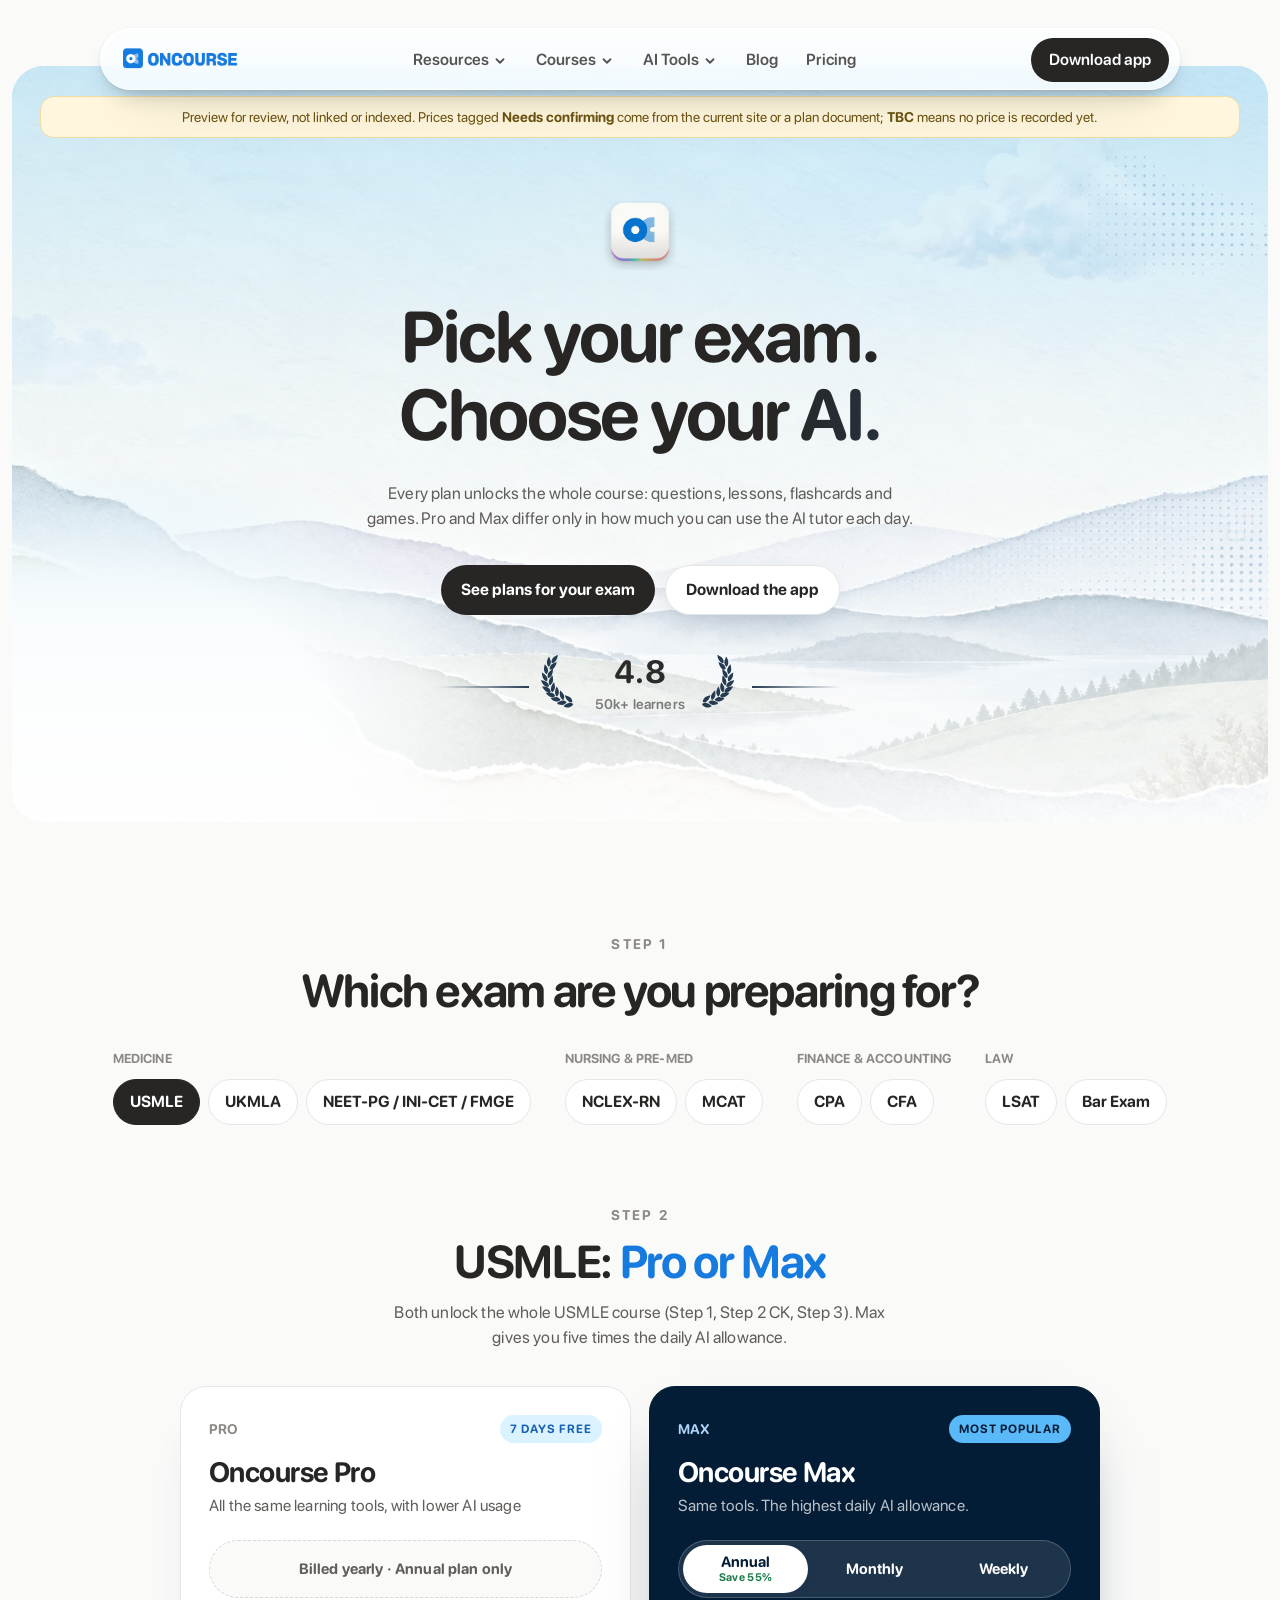
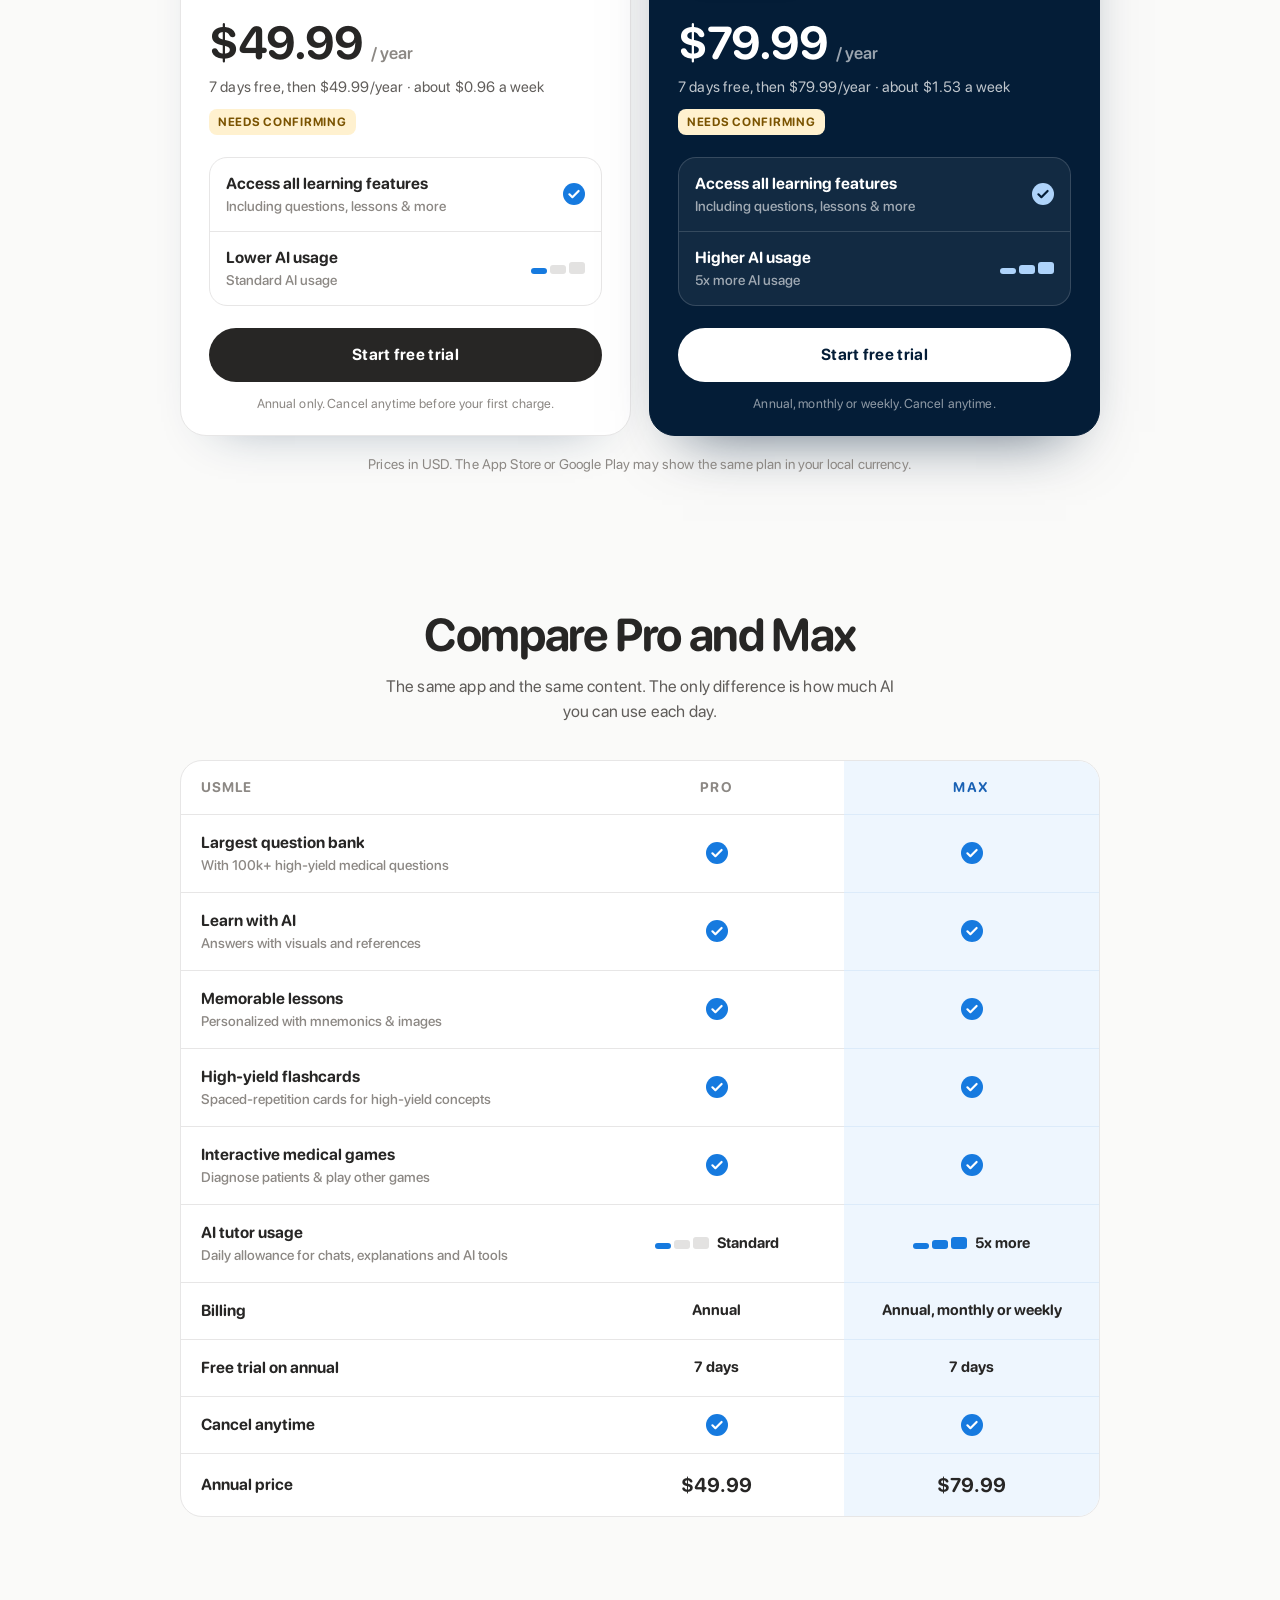
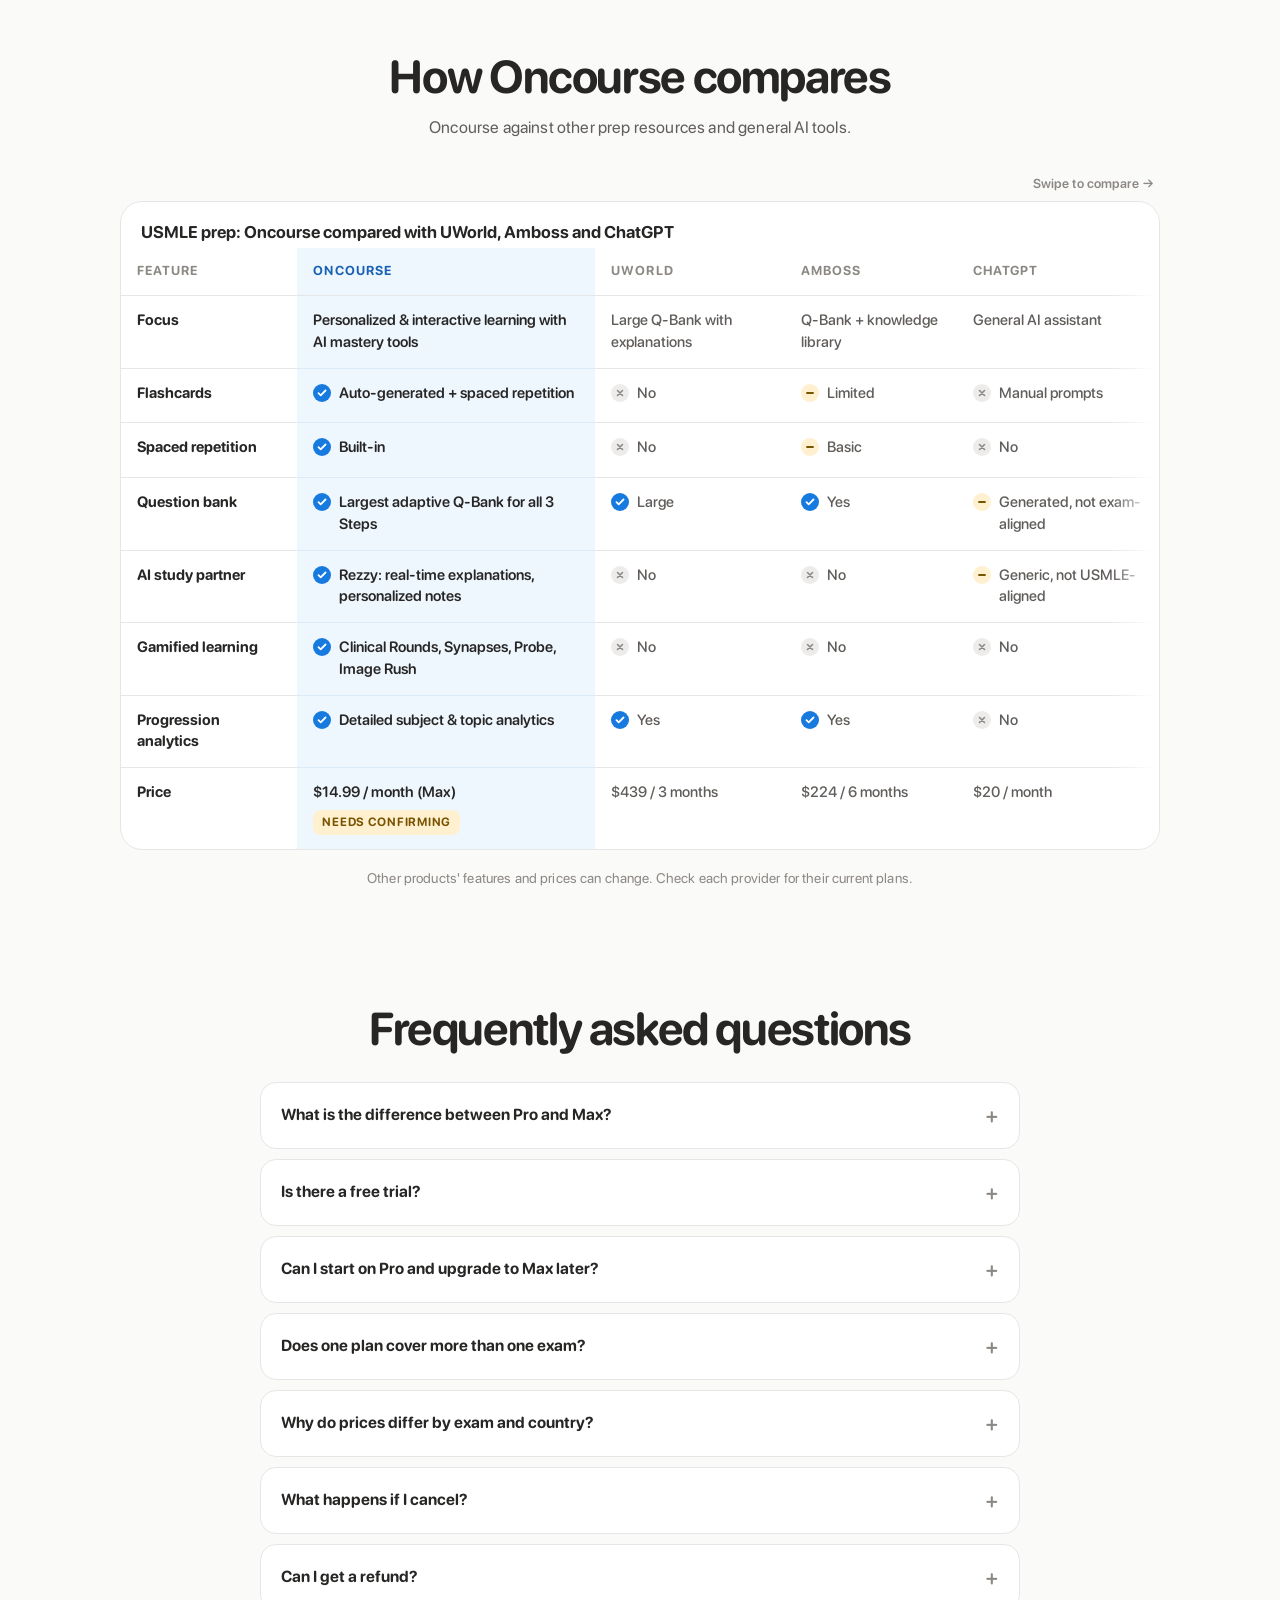
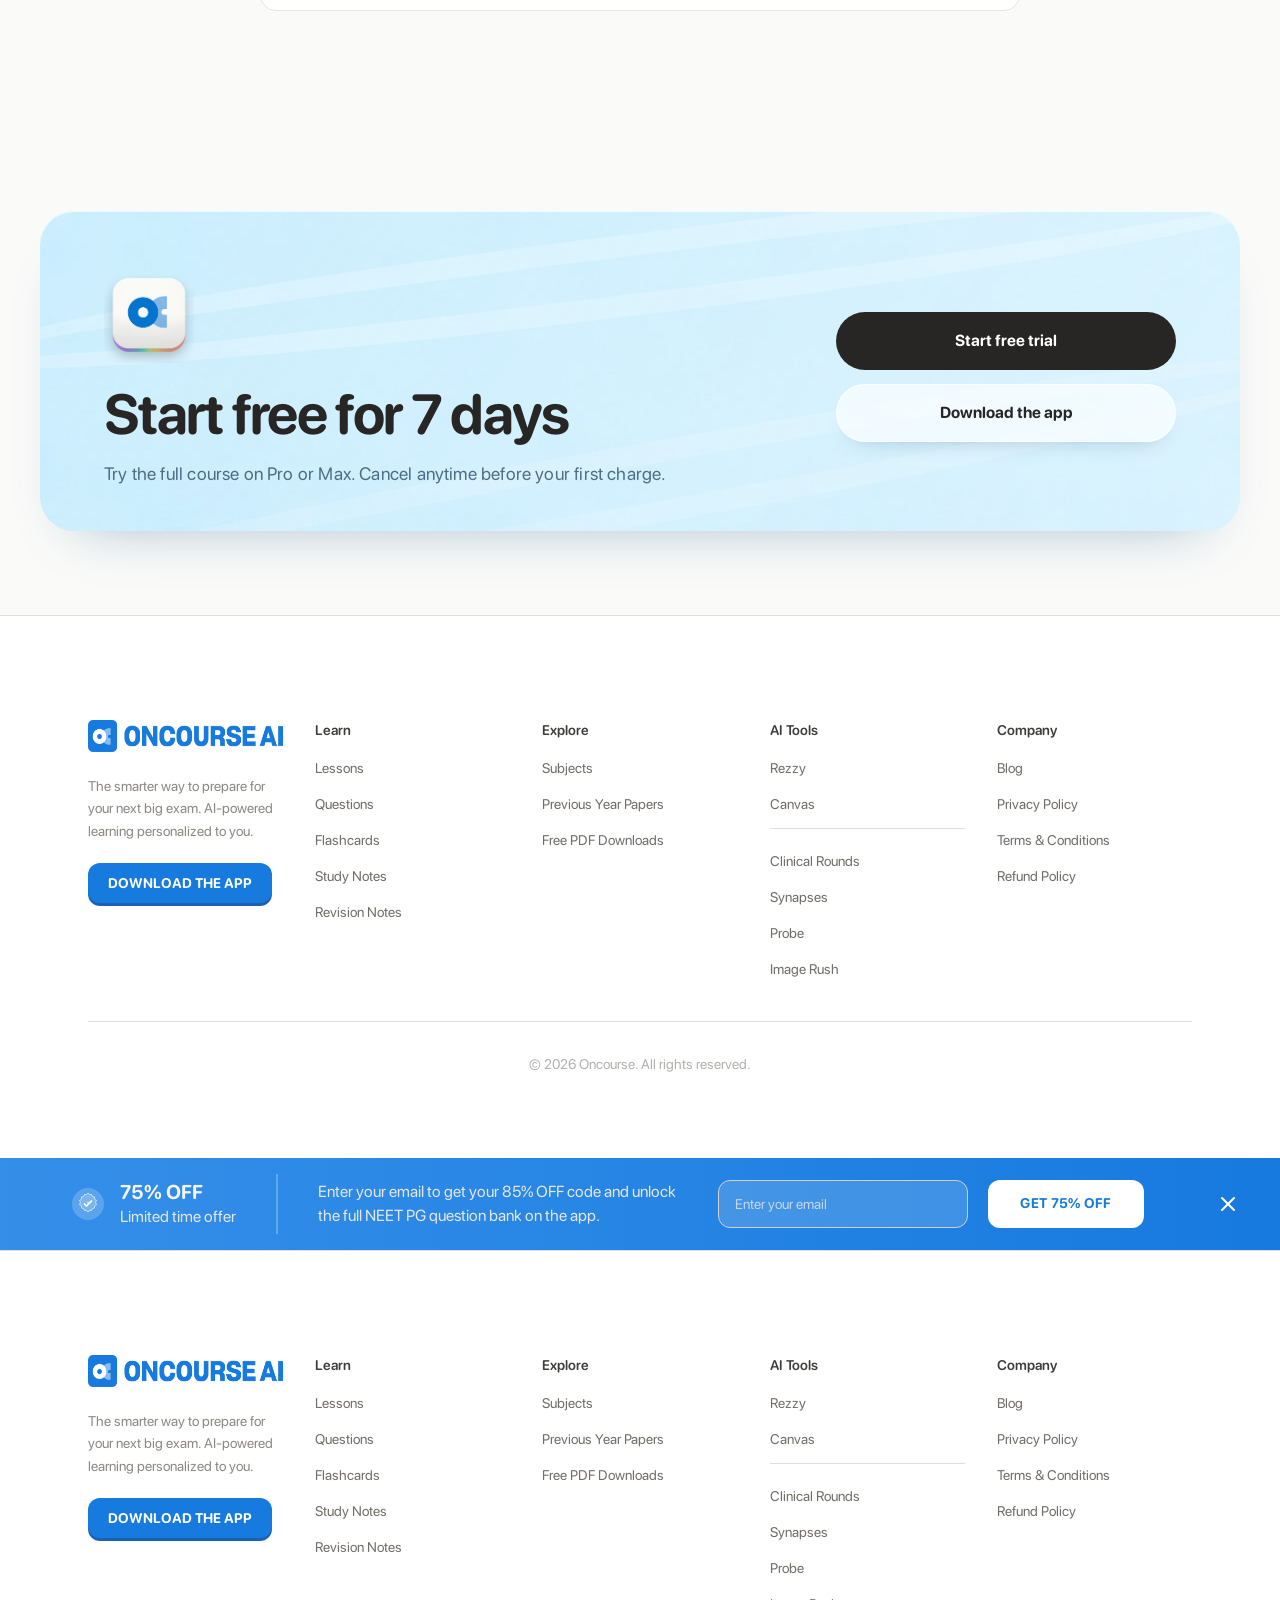
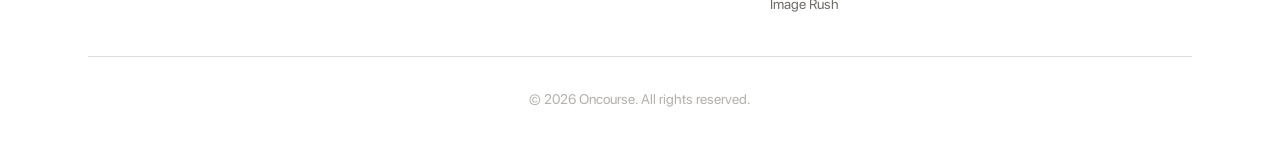
<file: pricing-v2/index.html>
<!DOCTYPE html><!--4LUVc7qJ_AIHbAXW6MiIP--><html lang="en"><head><meta charSet="utf-8"/><meta name="viewport" content="width=device-width, initial-scale=1"/><link rel="preload" as="image" href="/oncourse-logo-full.png"/><link rel="preload" as="image" href="/app-icon-name.webp"/><link rel="preload" href="/images/marketing/craft-hero-dot-paper.webp" as="image" fetchPriority="high"/><link rel="preload" href="/images/marketing/icons/home-app-icon.webp" as="image"/><link rel="stylesheet" href="/_next/static/chunks/50d1596ea4373a87.css" data-precedence="next"/><link rel="preload" as="script" fetchPriority="low" href="/_next/static/chunks/387899140ce0f306.js"/><script src="/_next/static/chunks/93a2e859ecb90504.js" async=""></script><script src="/_next/static/chunks/f08e47175ceb0a33.js" async=""></script><script src="/_next/static/chunks/cb1cbeecb38a31cb.js" async=""></script><script src="/_next/static/chunks/6188ee9476530b80.js" async=""></script><script src="/_next/static/chunks/turbopack-80a96fd9995e78d7.js" async=""></script><script src="/_next/static/chunks/d051ee899f8e5d40.js" async=""></script><script src="/_next/static/chunks/d7790ffb9ef4e5e9.js" async=""></script><script src="/_next/static/chunks/f4141f3d24bfc5e6.js" async=""></script><script src="/_next/static/chunks/81aea0798af78e0c.js" async=""></script><script src="/_next/static/chunks/1033034314d77bd7.js" async=""></script><script src="/_next/static/chunks/0e9419c449360330.js" async=""></script><script src="/_next/static/chunks/6caf919a7d1b4ccf.js" async=""></script><script src="/_next/static/chunks/0fcbcc961eb5a4a0.js" async=""></script><link rel="preconnect" href="https://picasso.getoncourse.ai"/><link rel="preconnect" href="https://picasso.getoncourse.ai" crossorigin="anonymous"/><link rel="dns-prefetch" href="https://ipapi.co"/><meta name="theme-color" content="#491369"/><title>Pricing (preview) | Oncourse AI</title><meta name="description" content="Oncourse Pro and Max plans for every exam."/><link rel="manifest" href="https://getoncourse.ai/site.webmanifest"/><meta name="robots" content="noindex, nofollow"/><link rel="icon" href="https://getoncourse.ai/favicon.ico" type="image/x-icon"/><link rel="icon" href="https://getoncourse.ai/favicon-16x16.png" sizes="16x16" type="image/png"/><link rel="icon" href="https://getoncourse.ai/favicon-32x32.png" sizes="32x32" type="image/png"/><link rel="apple-touch-icon" href="https://getoncourse.ai/apple-touch-icon.png" sizes="180x180" type="image/png"/><script type="application/ld+json">{"@context":"https://schema.org","@type":"Organization","name":"Oncourse AI","alternateName":"Oncourse AI Medical Education","url":"https://getoncourse.ai/lessons","logo":"https://getoncourse.ai/lessons/logo.png","description":"AI-powered medical education platform for NEET-PG, NExT, INI-CET, FMGE preparation","sameAs":["https://x.com/askrezzy","https://www.instagram.com/oncourse_ai/","https://www.youtube.com/@oncourse-learning"],"contactPoint":{"@type":"ContactPoint","contactType":"customer support","email":"hello@getoncourse.ai"}}</script><script type="application/ld+json">{"@context":"https://schema.org","@type":"WebSite","name":"Oncourse AI","url":"https://getoncourse.ai/lessons","potentialAction":{"@type":"SearchAction","target":{"@type":"EntryPoint","urlTemplate":"https://getoncourse.ai/lessons/search?q={search_term_string}"},"query-input":"required name=search_term_string"}}</script><script src="/_next/static/chunks/a6dad97d9634a72d.js" noModule=""></script></head><body><div hidden=""><!--$--><!--/$--></div><!--$!--><template data-dgst="BAILOUT_TO_CLIENT_SIDE_RENDERING"></template><!--/$--><div class="craft-root pv2-root"><style>@font-face{font-family:"Craft SF Pro Rounded";src:url("/fonts/craft/SF-Pro-Rounded-Regular.woff2") format("woff2");font-weight:400;font-display:swap}@font-face{font-family:"Craft SF Pro Rounded";src:url("/fonts/craft/SF-Pro-Rounded-Medium.woff2") format("woff2");font-weight:500;font-display:swap}@font-face{font-family:"Craft SF Pro Rounded";src:url("/fonts/craft/SF-Pro-Rounded-Semibold.woff2") format("woff2");font-weight:600;font-display:swap}@font-face{font-family:"Craft SF Pro Rounded";src:url("/fonts/craft/SF-Pro-Rounded-Bold.woff2") format("woff2");font-weight:700 900;font-display:swap}</style><script type="application/ld+json">{"@context":"https://schema.org","@graph":[{"@type":"WebPage","name":"Oncourse AI pricing","description":"Oncourse Pro and Max plans for every exam, and how Oncourse compares with other prep resources.","url":"https://getoncourse.ai/pricing-v2","provider":{"@type":"Organization","name":"Oncourse AI","url":"https://getoncourse.ai"},"hasPart":[{"@type":"Table","name":"USMLE prep: Oncourse compared with UWorld, Amboss and ChatGPT","about":[{"@type":"SoftwareApplication","name":"Oncourse AI","applicationCategory":"EducationalApplication"},{"@type":"Thing","name":"UWorld"},{"@type":"Thing","name":"Amboss"},{"@type":"Thing","name":"ChatGPT"}],"description":"Focus: Oncourse: Personalized & interactive learning with AI mastery tools; UWorld: Large Q-Bank with explanations; Amboss: Q-Bank + knowledge library; ChatGPT: General AI assistant. Flashcards: Oncourse: Auto-generated + spaced repetition; UWorld: No; Amboss: Limited; ChatGPT: Manual prompts. Spaced repetition: Oncourse: Built-in; UWorld: No; Amboss: Basic; ChatGPT: No. Question bank: Oncourse: Largest adaptive Q-Bank for all 3 Steps; UWorld: Large; Amboss: Yes; ChatGPT: Generated, not exam-aligned. AI study partner: Oncourse: Rezzy: real-time explanations, personalized notes; UWorld: No; Amboss: No; ChatGPT: Generic, not USMLE-aligned. Gamified learning: Oncourse: Clinical Rounds, Synapses, Probe, Image Rush; UWorld: No; Amboss: No; ChatGPT: No. Progression analytics: Oncourse: Detailed subject & topic analytics; UWorld: Yes; Amboss: Yes; ChatGPT: No"},{"@type":"Table","name":"NEET-PG prep: Oncourse compared with Marrow, BTR/Cerebellum, ChatGPT and NotebookLM","about":[{"@type":"SoftwareApplication","name":"Oncourse AI","applicationCategory":"EducationalApplication"},{"@type":"Thing","name":"Marrow"},{"@type":"Thing","name":"BTR/Cerebellum"},{"@type":"Thing","name":"ChatGPT"},{"@type":"Thing","name":"NotebookLM"}],"description":"Focus: Oncourse: Personalised & interactive learning material with tools for mastery; Marrow: Teacher videos & GTs; BTR/Cerebellum: Last minute preparation with revision notes & mnemonics etc.; ChatGPT: General queries; NotebookLM: General learning, not for mastery. Flashcards: Oncourse: 40k+ & auto-generated; Marrow: No; BTR/Cerebellum: No; ChatGPT: Manual prompts; NotebookLM: From notes. Spaced repetition: Oncourse: Built-in; Marrow: No; BTR/Cerebellum: No; ChatGPT: No; NotebookLM: No. Question bank (including previous year questions): Oncourse: Largest question bank, adapted to you; Marrow: Yes; BTR/Cerebellum: Yes; ChatGPT: Generated, not exam relevant & no PYQs; NotebookLM: No. Smart notes: Oncourse: 1-tap AI to get questions, concept maps, flashcards, videos from your notes; Marrow: No; BTR/Cerebellum: No; ChatGPT: Not structured & organised. Not exam relevant.; NotebookLM: Not structured & organised. Not exam relevant.. Progression analytics: Oncourse: Yes; Marrow: Yes; BTR/Cerebellum: Yes; ChatGPT: No; NotebookLM: No. Gamified learning: Oncourse: Daily streaks, case solving (Clinical Rounds), interactive puzzles (Probe & Synapses); Marrow: No; BTR/Cerebellum: No; ChatGPT: No; NotebookLM: No. Course material: Oncourse: Adaptive interactive lessons, rapid revision; Marrow: Notes are not adaptive or personalised to you; BTR/Cerebellum: Notes are not adaptive or personalised to you; ChatGPT: Generated material, not exam relevant; NotebookLM: Generated material, not exam relevant. Personalisation with AI: Oncourse: Question explanations, general doubts, lessons personalised for you; Marrow: No personalisation; BTR/Cerebellum: No personalisation; ChatGPT: Personalised but not exam relevant nor structured; NotebookLM: Personalised but not exam relevant nor structured"}]},{"@type":"FAQPage","mainEntity":[{"@type":"Question","name":"What is the difference between Pro and Max?","acceptedAnswer":{"@type":"Answer","text":"Nothing but the AI allowance. Pro and Max unlock the same questions, lessons, flashcards, games and AI tools for your exam. Max gives you about five times as much AI tutor use each day."}},{"@type":"Question","name":"Is there a free trial?","acceptedAnswer":{"@type":"Answer","text":"Yes. Pro annual and Max annual both start with a 7-day free trial. You can cancel anytime before your first charge. Monthly and weekly Max plans have no trial."}},{"@type":"Question","name":"Can I start on Pro and upgrade to Max later?","acceptedAnswer":{"@type":"Answer","text":"Yes. If you reach your daily AI limit on Pro, the app offers Max. You can upgrade from inside the app at any time."}},{"@type":"Question","name":"Does one plan cover more than one exam?","acceptedAnswer":{"@type":"Answer","text":"The medical plan covers every medical exam in the app, so you can switch between them. CPA, CFA, LSAT, Bar Exam, MCAT and NCLEX-RN are separate courses, and each has its own plan."}},{"@type":"Question","name":"Why do prices differ by exam and country?","acceptedAnswer":{"@type":"Answer","text":"Each exam is priced for the students who take it, in their currency. When you subscribe through the App Store or Google Play, the store shows the price in your local currency."}},{"@type":"Question","name":"What happens if I cancel?","acceptedAnswer":{"@type":"Answer","text":"Canceling turns off your next renewal. You keep your paid access until the end of the current billing period."}},{"@type":"Question","name":"Can I get a refund?","acceptedAnswer":{"@type":"Answer","text":"Refunds are separate from cancellation. App Store and Google Play charges are refunded by Apple or Google, and our support team can help you find the right option."}}]}]}</script><div class="craft-nav"><div class="pointer-events-none fixed inset-x-0 top-[14px] z-50 flex justify-center px-4"><nav aria-label="Primary navigation" class="pointer-events-auto relative w-full max-w-[1080px] overflow-hidden rounded-[32px] border border-white/85 bg-white/72 backdrop-blur-[22px] backdrop-saturate-[160%] transition-[height,box-shadow] duration-200 ease-[cubic-bezier(.23,1,.32,1)] h-[62px] shadow-[inset_0_1px_0_rgba(255,255,255,.96),0_2px_5px_rgba(39,38,37,.08),0_13px_24px_-11px_rgba(39,38,37,.28),0_30px_54px_-27px_rgba(39,38,37,.34)]" style="font-family:var(--font-sf-pro-rounded), ui-rounded, &quot;SF Pro Rounded&quot;, system-ui, sans-serif"><div class="flex h-[62px] items-center justify-between pl-[22px] pr-[10px] max-[600px]:pl-3 max-[600px]:pr-2"><a aria-label="Go to Oncourse home page" class="flex min-h-11 shrink-0 items-center" href="/"><img src="/oncourse-logo-full.png" alt="Oncourse AI" class="h-[26px] w-auto max-[600px]:h-[21px] max-[600px]:max-w-[136px]"/></a><div class="flex items-center gap-1 max-[900px]:hidden"><button type="button" aria-expanded="false" aria-controls="resources-menu" class="rounded-[10px] px-3 py-2 text-[16px] font-semibold leading-6 text-[#565452] transition-colors hover:bg-white/60 hover:text-[#272625] ">Resources<!-- --> <svg class="inline-block h-4 w-4 shrink-0 fill-none stroke-current transition-transform duration-200 " viewBox="0 0 16 16" aria-hidden="true"><path d="m4.5 6.25 3.5 3.5 3.5-3.5" stroke-width="1.8" stroke-linecap="round" stroke-linejoin="round"></path></svg></button><button type="button" aria-expanded="false" aria-controls="courses-menu" class="rounded-[10px] px-3 py-2 text-[16px] font-semibold leading-6 text-[#565452] transition-colors hover:bg-white/60 hover:text-[#272625] ">Courses<!-- --> <svg class="inline-block h-4 w-4 shrink-0 fill-none stroke-current transition-transform duration-200 " viewBox="0 0 16 16" aria-hidden="true"><path d="m4.5 6.25 3.5 3.5 3.5-3.5" stroke-width="1.8" stroke-linecap="round" stroke-linejoin="round"></path></svg></button><button type="button" aria-expanded="false" aria-controls="ai-tools-menu" class="rounded-[10px] px-3 py-2 text-[16px] font-semibold leading-6 text-[#565452] transition-colors hover:bg-white/60 hover:text-[#272625] ">AI Tools<!-- --> <svg class="inline-block h-4 w-4 shrink-0 fill-none stroke-current transition-transform duration-200 " viewBox="0 0 16 16" aria-hidden="true"><path d="m4.5 6.25 3.5 3.5 3.5-3.5" stroke-width="1.8" stroke-linecap="round" stroke-linejoin="round"></path></svg></button><a class="rounded-[10px] px-3 py-2 text-[16px] font-semibold text-[#565452] hover:bg-white/60 hover:text-[#272625]" href="/blog/">Blog</a><a class="rounded-[10px] px-3 py-2 text-[16px] font-semibold text-[#565452] hover:bg-white/60 hover:text-[#272625]" href="/pricing/">Pricing</a></div><div class="flex items-center gap-[10px]"><a href="https://oncourse.onelink.me/xW0t/0228acqq" target="_blank" rel="noopener noreferrer" class="rounded-full bg-[#272625] px-[18px] py-[10px] text-[16px] font-semibold text-white transition-colors hover:bg-black max-[600px]:px-[13px] max-[600px]:py-[9px]"><span class="max-[600px]:hidden">Download app</span><span class="hidden max-[600px]:inline">Get app</span></a><button type="button" aria-label="Open menu" aria-expanded="false" aria-controls="mobile-nav-panel" class="relative hidden h-11 w-11 place-items-center rounded-full text-[#272625] max-[900px]:grid"><span aria-hidden="true" class="relative block h-[18px] w-6"><i class="absolute left-0 top-px h-0.5 w-6 rounded-full bg-current transition-transform "></i><i class="absolute left-0 top-2 h-0.5 w-6 rounded-full bg-current transition-opacity "></i><i class="absolute left-0 top-[15px] h-0.5 w-6 rounded-full bg-current transition-transform "></i></span></button></div></div><div id="resources-menu" aria-hidden="true" class="absolute inset-x-0 top-[62px] grid h-[calc(100%-62px)] min-h-0 grid-cols-[176px_1fr] gap-0 px-3 pb-[14px] transition-all duration-150 max-[900px]:hidden invisible pointer-events-none -translate-y-[7px] opacity-0"><div class="flex min-h-0 flex-col gap-1 border-r border-[#27262514] py-[10px] pr-3"><button type="button" class="group flex items-center gap-[11px] rounded-[13px] px-[10px] py-[9px] text-left text-[16px] font-semibold leading-5 text-[#565452] bg-white/80 text-[#272625]"><svg class="h-[21px] w-[21px]" viewBox="0 0 24 24" aria-hidden="true" fill="none" stroke="currentColor" stroke-width="1.8" stroke-linecap="round" stroke-linejoin="round"><path d="M4 5.5c2.8-.7 5.3-.2 8 1.4v12.5c-2.7-1.6-5.2-2.1-8-1.4V5.5Z"></path><path d="M20 5.5c-2.8-.7-5.3-.2-8 1.4v12.5c2.7-1.6 5.2-2.1 8-1.4V5.5Z"></path></svg>Lessons<svg class="inline-block h-4 w-4 shrink-0 fill-none stroke-current transition-transform duration-200 ml-auto -rotate-90 group-hover:translate-x-0.5" viewBox="0 0 16 16" aria-hidden="true"><path d="m4.5 6.25 3.5 3.5 3.5-3.5" stroke-width="1.8" stroke-linecap="round" stroke-linejoin="round"></path></svg></button><button type="button" class="group flex items-center gap-[11px] rounded-[13px] px-[10px] py-[9px] text-left text-[16px] font-semibold leading-5 text-[#565452] "><svg class="h-[21px] w-[21px]" viewBox="0 0 24 24" aria-hidden="true" fill="none" stroke="currentColor" stroke-width="1.8" stroke-linecap="round" stroke-linejoin="round"><circle cx="12" cy="12" r="8.5"></circle><path d="M9.8 9a2.4 2.4 0 1 1 3.4 2.2c-.9.4-1.2 1-1.2 1.8"></path><path d="M12 16.8h.01"></path></svg>Questions<svg class="inline-block h-4 w-4 shrink-0 fill-none stroke-current transition-transform duration-200 ml-auto -rotate-90 group-hover:translate-x-0.5" viewBox="0 0 16 16" aria-hidden="true"><path d="m4.5 6.25 3.5 3.5 3.5-3.5" stroke-width="1.8" stroke-linecap="round" stroke-linejoin="round"></path></svg></button><button type="button" class="group flex items-center gap-[11px] rounded-[13px] px-[10px] py-[9px] text-left text-[16px] font-semibold leading-5 text-[#565452] "><svg class="h-[21px] w-[21px]" viewBox="0 0 24 24" aria-hidden="true" fill="none" stroke="currentColor" stroke-width="1.8" stroke-linecap="round" stroke-linejoin="round"><rect x="6" y="4" width="14" height="14" rx="2.2"></rect><path d="M9 8h8M9 12h5M4 8v10a2 2 0 0 0 2 2h10"></path></svg>Flashcards<svg class="inline-block h-4 w-4 shrink-0 fill-none stroke-current transition-transform duration-200 ml-auto -rotate-90 group-hover:translate-x-0.5" viewBox="0 0 16 16" aria-hidden="true"><path d="m4.5 6.25 3.5 3.5 3.5-3.5" stroke-width="1.8" stroke-linecap="round" stroke-linejoin="round"></path></svg></button><span class="mx-1.5 my-[7px] h-px bg-[#27262514]"></span><a class="flex items-center gap-[11px] rounded-[13px] px-[10px] py-[9px] text-[16px] font-semibold leading-5 text-[#565452] hover:bg-white/60 hover:text-[#272625]" href="/previous-year-papers/"><svg class="h-[21px] w-[21px]" viewBox="0 0 24 24" aria-hidden="true" fill="none" stroke="currentColor" stroke-width="1.8" stroke-linecap="round" stroke-linejoin="round"><path d="M5 5h12a2 2 0 0 1 2 2v12H7a2 2 0 0 1-2-2Z"></path><path d="M8 9h8M8 13h8M8 17h5"></path></svg>Previous Papers</a><a class="flex items-center gap-[11px] rounded-[13px] px-[10px] py-[9px] text-[16px] font-semibold leading-5 text-[#565452] hover:bg-white/60 hover:text-[#272625]" href="/resources/"><svg class="h-[21px] w-[21px]" viewBox="0 0 24 24" aria-hidden="true" fill="none" stroke="currentColor" stroke-width="1.8" stroke-linecap="round" stroke-linejoin="round"><path d="M7 3.5h7l4 4V20H7Z"></path><path d="M14 3.5V8h4M10 12h5M10 15.5h5"></path></svg>Free PDFs</a></div><div class="min-h-0 overflow-y-auto px-6 pb-[26px] pt-[14px] [scrollbar-color:rgba(39,38,37,.22)_transparent] [scrollbar-width:thin]"><section class=""><h3 class="mb-[10px] grid grid-cols-[25px_1fr] items-center gap-[9px] text-[16px] font-bold tracking-[-.01em] text-[#272625]"><svg class="h-5 w-5" viewBox="0 0 24 24" aria-hidden="true" fill="none" stroke="currentColor" stroke-width="1.8" stroke-linecap="round" stroke-linejoin="round"><path d="M6 4v5a4 4 0 0 0 8 0V4M4.5 4h3M12.5 4h3M10 13v2.2a4 4 0 0 0 8 0v-1"></path><circle cx="18" cy="12.5" r="1.5"></circle></svg>USMLE</h3><div class="grid grid-cols-4 gap-x-[18px] gap-y-1"><a class="py-1 text-[16px] font-medium leading-[1.3] text-[#565452] hover:text-[#125e9a]" href="/lessons/us-medical-pg/anatomy/">Anatomy</a><a class="py-1 text-[16px] font-medium leading-[1.3] text-[#565452] hover:text-[#125e9a]" href="/lessons/us-medical-pg/physiology/">Physiology</a><a class="py-1 text-[16px] font-medium leading-[1.3] text-[#565452] hover:text-[#125e9a]" href="/lessons/us-medical-pg/biochemistry/">Biochemistry</a><a class="py-1 text-[16px] font-medium leading-[1.3] text-[#565452] hover:text-[#125e9a]" href="/lessons/us-medical-pg/pathology/">Pathology</a><a class="py-1 text-[16px] font-medium leading-[1.3] text-[#565452] hover:text-[#125e9a]" href="/lessons/us-medical-pg/pharmacology/">Pharmacology</a><a class="py-1 text-[16px] font-medium leading-[1.3] text-[#565452] hover:text-[#125e9a]" href="/lessons/us-medical-pg/microbiology/">Microbiology</a><a class="py-1 text-[16px] font-medium leading-[1.3] text-[#565452] hover:text-[#125e9a]" href="/lessons/us-medical-pg/behavioral-science/">Behavioral Science</a><a class="py-1 text-[16px] font-medium leading-[1.3] text-[#565452] hover:text-[#125e9a]" href="/lessons/us-medical-pg/pediatrics/">Pediatrics</a><a class="py-1 text-[16px] font-medium leading-[1.3] text-[#565452] hover:text-[#125e9a]" href="/lessons/us-medical-pg/obgyn/">OB/GYN</a><a class="py-1 text-[16px] font-medium leading-[1.3] text-[#565452] hover:text-[#125e9a]" href="/lessons/us-medical-pg/psychiatry/">Psychiatry</a><a class="py-1 text-[16px] font-medium leading-[1.3] text-[#565452] hover:text-[#125e9a]" href="/lessons/us-medical-pg/internal-medicine/">Internal Medicine</a><a class="py-1 text-[16px] font-medium leading-[1.3] text-[#565452] hover:text-[#125e9a]" href="/lessons/us-medical-pg/surgery/">Surgery</a><a class="py-1 text-[16px] font-medium leading-[1.3] text-[#565452] hover:text-[#125e9a]" href="/lessons/us-medical-pg/diagnosis/">Diagnosis</a><a class="py-1 text-[16px] font-medium leading-[1.3] text-[#565452] hover:text-[#125e9a]" href="/lessons/us-medical-pg/management/">Management</a><a class="py-1 text-[16px] font-medium leading-[1.3] text-[#565452] hover:text-[#125e9a]" href="/lessons/us-medical-pg/biostatistics/">Biostatistics</a><a class="py-1 text-[16px] font-medium leading-[1.3] text-[#565452] hover:text-[#125e9a]" href="/lessons/us-medical-pg/patient-safety/">Patient Safety</a><a class="py-1 text-[16px] font-medium leading-[1.3] text-[#565452] hover:text-[#125e9a]" href="/lessons/us-medical-pg/ccs-cases/">CCS Cases</a></div></section><section class="mt-[22px]"><h3 class="mb-[10px] grid grid-cols-[25px_1fr] items-center gap-[9px] text-[16px] font-bold tracking-[-.01em] text-[#272625]"><svg class="h-5 w-5" viewBox="0 0 24 24" aria-hidden="true" fill="none" stroke="currentColor" stroke-width="1.8" stroke-linecap="round" stroke-linejoin="round"><path d="M20.5 5.7c-2.1-2.1-5.5-1.9-7.4.4L12 7.4l-1.1-1.3C9 3.8 5.6 3.6 3.5 5.7c-2.3 2.3-2 6 .2 8.2L12 21l8.3-7.1c2.2-2.2 2.5-5.9.2-8.2Z"></path></svg>Indian Medical PG</h3><div class="grid grid-cols-4 gap-x-[18px] gap-y-1"><a class="py-1 text-[16px] font-medium leading-[1.3] text-[#565452] hover:text-[#125e9a]" href="/lessons/indian-medical-pg/anatomy/">Anatomy</a><a class="py-1 text-[16px] font-medium leading-[1.3] text-[#565452] hover:text-[#125e9a]" href="/lessons/indian-medical-pg/physiology/">Physiology</a><a class="py-1 text-[16px] font-medium leading-[1.3] text-[#565452] hover:text-[#125e9a]" href="/lessons/indian-medical-pg/biochemistry/">Biochemistry</a><a class="py-1 text-[16px] font-medium leading-[1.3] text-[#565452] hover:text-[#125e9a]" href="/lessons/indian-medical-pg/pharmacology/">Pharmacology</a><a class="py-1 text-[16px] font-medium leading-[1.3] text-[#565452] hover:text-[#125e9a]" href="/lessons/indian-medical-pg/microbiology/">Microbiology</a><a class="py-1 text-[16px] font-medium leading-[1.3] text-[#565452] hover:text-[#125e9a]" href="/lessons/indian-medical-pg/pathology/">Pathology</a><a class="py-1 text-[16px] font-medium leading-[1.3] text-[#565452] hover:text-[#125e9a]" href="/lessons/indian-medical-pg/forensic-medicine/">Forensic Medicine</a><a class="py-1 text-[16px] font-medium leading-[1.3] text-[#565452] hover:text-[#125e9a]" href="/lessons/indian-medical-pg/community-medicine/">Community Medicine</a><a class="py-1 text-[16px] font-medium leading-[1.3] text-[#565452] hover:text-[#125e9a]" href="/lessons/indian-medical-pg/dermatology/">Dermatology</a><a class="py-1 text-[16px] font-medium leading-[1.3] text-[#565452] hover:text-[#125e9a]" href="/lessons/indian-medical-pg/general-medicine/">General Medicine</a><a class="py-1 text-[16px] font-medium leading-[1.3] text-[#565452] hover:text-[#125e9a]" href="/lessons/indian-medical-pg/psychiatry/">Psychiatry</a><a class="py-1 text-[16px] font-medium leading-[1.3] text-[#565452] hover:text-[#125e9a]" href="/lessons/indian-medical-pg/surgery/">Surgery</a><a class="py-1 text-[16px] font-medium leading-[1.3] text-[#565452] hover:text-[#125e9a]" href="/lessons/indian-medical-pg/anesthesiology/">Anesthesiology</a><a class="py-1 text-[16px] font-medium leading-[1.3] text-[#565452] hover:text-[#125e9a]" href="/lessons/indian-medical-pg/radiology/">Radiology</a><a class="py-1 text-[16px] font-medium leading-[1.3] text-[#565452] hover:text-[#125e9a]" href="/lessons/indian-medical-pg/orthopaedics/">Orthopedics</a><a class="py-1 text-[16px] font-medium leading-[1.3] text-[#565452] hover:text-[#125e9a]" href="/lessons/indian-medical-pg/obstetrics-and-gynecology/">OB-GYN</a><a class="py-1 text-[16px] font-medium leading-[1.3] text-[#565452] hover:text-[#125e9a]" href="/lessons/indian-medical-pg/pediatrics/">Pediatrics</a><a class="py-1 text-[16px] font-medium leading-[1.3] text-[#565452] hover:text-[#125e9a]" href="/lessons/indian-medical-pg/ophthalmology/">Ophthalmology</a><a class="py-1 text-[16px] font-medium leading-[1.3] text-[#565452] hover:text-[#125e9a]" href="/lessons/indian-medical-pg/ent/">ENT</a><a class="py-1 text-[16px] font-medium leading-[1.3] text-[#565452] hover:text-[#125e9a]" href="/lessons/indian-medical-pg/internal-medicine/">Internal Medicine</a></div></section><section class="mt-[22px]"><h3 class="mb-[10px] grid grid-cols-[25px_1fr] items-center gap-[9px] text-[16px] font-bold tracking-[-.01em] text-[#272625]"><svg class="h-5 w-5" viewBox="0 0 24 24" aria-hidden="true" fill="none" stroke="currentColor" stroke-width="1.8" stroke-linecap="round" stroke-linejoin="round"><path d="M5 21V4M6 5c3-1.6 5.5 1.3 8.6-.1 1.8-.8 3.4-.7 4.4-.2v9c-1-.5-2.6-.6-4.4.2C11.5 16.3 9 13.4 6 15"></path></svg>UKMLA</h3><div class="grid grid-cols-4 gap-x-[18px] gap-y-1"><a class="py-1 text-[16px] font-medium leading-[1.3] text-[#565452] hover:text-[#125e9a]" href="/lessons/uk-medical-pg/child-health/">Child Health</a><a class="py-1 text-[16px] font-medium leading-[1.3] text-[#565452] hover:text-[#125e9a]" href="/lessons/uk-medical-pg/emergency-acute-care/">Emergency &amp; Acute Care</a><a class="py-1 text-[16px] font-medium leading-[1.3] text-[#565452] hover:text-[#125e9a]" href="/lessons/uk-medical-pg/general-practice-primary-care/">General Practice &amp; Primary Care</a><a class="py-1 text-[16px] font-medium leading-[1.3] text-[#565452] hover:text-[#125e9a]" href="/lessons/uk-medical-pg/infectious-diseases/">Infectious Diseases</a><a class="py-1 text-[16px] font-medium leading-[1.3] text-[#565452] hover:text-[#125e9a]" href="/lessons/uk-medical-pg/medicine-core-systems/">Medicine (Core Systems)</a><a class="py-1 text-[16px] font-medium leading-[1.3] text-[#565452] hover:text-[#125e9a]" href="/lessons/uk-medical-pg/mental-health/">Mental Health</a><a class="py-1 text-[16px] font-medium leading-[1.3] text-[#565452] hover:text-[#125e9a]" href="/lessons/uk-medical-pg/prescribing-ethics-patient-safety/">Prescribing, Ethics &amp; Patient Safety</a><a class="py-1 text-[16px] font-medium leading-[1.3] text-[#565452] hover:text-[#125e9a]" href="/lessons/uk-medical-pg/surgery-musculoskeletal/">Surgery &amp; Musculoskeletal</a><a class="py-1 text-[16px] font-medium leading-[1.3] text-[#565452] hover:text-[#125e9a]" href="/lessons/uk-medical-pg/womens-health/">Women&#x27;s Health</a></div></section></div></div><div id="courses-menu" aria-hidden="true" class="absolute inset-x-0 top-[62px] grid grid-cols-4 grid-rows-[1fr_1fr] gap-[10px] px-3 pb-[14px] pt-[10px] transition-all duration-150 max-[900px]:hidden invisible pointer-events-none -translate-y-[7px] opacity-0"><section class="rounded-[17px] border border-white/95 bg-white/65 px-4 py-[15px] transition hover:-translate-y-px hover:bg-white/85 col-span-2 row-span-2"><h3 class="mb-[10px] grid grid-cols-[31px_1fr] items-center gap-[10px] text-[16px] font-bold tracking-[-.01em] text-[#272625]"><svg class="h-[27px] w-[27px]" viewBox="0 0 24 24" aria-hidden="true" fill="none" stroke="currentColor" stroke-width="1.8" stroke-linecap="round" stroke-linejoin="round"><path d="M6 4v5a4 4 0 0 0 8 0V4M4.5 4h3M12.5 4h3M10 13v2.2a4 4 0 0 0 8 0v-1"></path><circle cx="18" cy="12.5" r="1.5"></circle></svg>Medical</h3><div class="grid grid-cols-2 gap-x-4"><div><div class="mt-3 first:mt-0"><p class="mb-0.5 px-[5px] text-[12px] font-bold uppercase leading-4 tracking-[.06em] text-[#8a8580]">USMLE</p><a class="group flex items-center rounded-lg px-[5px] py-[5px] text-[16px] font-medium text-[#565452] hover:bg-white/80 hover:text-[#125e9a]" href="/usmle/usmle-step1/">Step 1<svg class="inline-block h-4 w-4 shrink-0 fill-none stroke-current transition-transform duration-200 ml-auto -rotate-90 group-hover:translate-x-0.5" viewBox="0 0 16 16" aria-hidden="true"><path d="m4.5 6.25 3.5 3.5 3.5-3.5" stroke-width="1.8" stroke-linecap="round" stroke-linejoin="round"></path></svg></a><a class="group flex items-center rounded-lg px-[5px] py-[5px] text-[16px] font-medium text-[#565452] hover:bg-white/80 hover:text-[#125e9a]" href="/usmle/usmle-step2ck/">Step 2 CK<svg class="inline-block h-4 w-4 shrink-0 fill-none stroke-current transition-transform duration-200 ml-auto -rotate-90 group-hover:translate-x-0.5" viewBox="0 0 16 16" aria-hidden="true"><path d="m4.5 6.25 3.5 3.5 3.5-3.5" stroke-width="1.8" stroke-linecap="round" stroke-linejoin="round"></path></svg></a><a class="group flex items-center rounded-lg px-[5px] py-[5px] text-[16px] font-medium text-[#565452] hover:bg-white/80 hover:text-[#125e9a]" href="/usmle/usmle-step3/">Step 3<svg class="inline-block h-4 w-4 shrink-0 fill-none stroke-current transition-transform duration-200 ml-auto -rotate-90 group-hover:translate-x-0.5" viewBox="0 0 16 16" aria-hidden="true"><path d="m4.5 6.25 3.5 3.5 3.5-3.5" stroke-width="1.8" stroke-linecap="round" stroke-linejoin="round"></path></svg></a></div><div class="mt-3 first:mt-0"><p class="mb-0.5 px-[5px] text-[12px] font-bold uppercase leading-4 tracking-[.06em] text-[#8a8580]">MCAT</p><a class="group flex items-center rounded-lg px-[5px] py-[5px] text-[16px] font-medium text-[#565452] hover:bg-white/80 hover:text-[#125e9a]" href="/courses/mcat/">MCAT<svg class="inline-block h-4 w-4 shrink-0 fill-none stroke-current transition-transform duration-200 ml-auto -rotate-90 group-hover:translate-x-0.5" viewBox="0 0 16 16" aria-hidden="true"><path d="m4.5 6.25 3.5 3.5 3.5-3.5" stroke-width="1.8" stroke-linecap="round" stroke-linejoin="round"></path></svg></a></div></div><div><div class="mt-3 first:mt-0"><p class="mb-0.5 px-[5px] text-[12px] font-bold uppercase leading-4 tracking-[.06em] text-[#8a8580]">Indian Medical PG</p><a class="group flex items-center rounded-lg px-[5px] py-[5px] text-[16px] font-medium text-[#565452] hover:bg-white/80 hover:text-[#125e9a]" href="/courses/neet-pg/">NEET-PG<svg class="inline-block h-4 w-4 shrink-0 fill-none stroke-current transition-transform duration-200 ml-auto -rotate-90 group-hover:translate-x-0.5" viewBox="0 0 16 16" aria-hidden="true"><path d="m4.5 6.25 3.5 3.5 3.5-3.5" stroke-width="1.8" stroke-linecap="round" stroke-linejoin="round"></path></svg></a><a class="group flex items-center rounded-lg px-[5px] py-[5px] text-[16px] font-medium text-[#565452] hover:bg-white/80 hover:text-[#125e9a]" href="/courses/inicet/">INI-CET<svg class="inline-block h-4 w-4 shrink-0 fill-none stroke-current transition-transform duration-200 ml-auto -rotate-90 group-hover:translate-x-0.5" viewBox="0 0 16 16" aria-hidden="true"><path d="m4.5 6.25 3.5 3.5 3.5-3.5" stroke-width="1.8" stroke-linecap="round" stroke-linejoin="round"></path></svg></a><a class="group flex items-center rounded-lg px-[5px] py-[5px] text-[16px] font-medium text-[#565452] hover:bg-white/80 hover:text-[#125e9a]" href="/courses/fmge/">FMGE<svg class="inline-block h-4 w-4 shrink-0 fill-none stroke-current transition-transform duration-200 ml-auto -rotate-90 group-hover:translate-x-0.5" viewBox="0 0 16 16" aria-hidden="true"><path d="m4.5 6.25 3.5 3.5 3.5-3.5" stroke-width="1.8" stroke-linecap="round" stroke-linejoin="round"></path></svg></a><a class="group flex items-center rounded-lg px-[5px] py-[5px] text-[16px] font-medium text-[#565452] hover:bg-white/80 hover:text-[#125e9a]" href="/courses/upsc-cms/">UPSC-CMS<svg class="inline-block h-4 w-4 shrink-0 fill-none stroke-current transition-transform duration-200 ml-auto -rotate-90 group-hover:translate-x-0.5" viewBox="0 0 16 16" aria-hidden="true"><path d="m4.5 6.25 3.5 3.5 3.5-3.5" stroke-width="1.8" stroke-linecap="round" stroke-linejoin="round"></path></svg></a></div><div class="mt-3 first:mt-0"><p class="mb-0.5 px-[5px] text-[12px] font-bold uppercase leading-4 tracking-[.06em] text-[#8a8580]">UK Medical PG</p><a class="group flex items-center rounded-lg px-[5px] py-[5px] text-[16px] font-medium text-[#565452] hover:bg-white/80 hover:text-[#125e9a]" href="/ukmla/">UKMLA AKT<svg class="inline-block h-4 w-4 shrink-0 fill-none stroke-current transition-transform duration-200 ml-auto -rotate-90 group-hover:translate-x-0.5" viewBox="0 0 16 16" aria-hidden="true"><path d="m4.5 6.25 3.5 3.5 3.5-3.5" stroke-width="1.8" stroke-linecap="round" stroke-linejoin="round"></path></svg></a></div></div></div></section><section class="rounded-[17px] border border-white/95 bg-white/65 px-4 py-[15px] transition hover:-translate-y-px hover:bg-white/85 row-span-2"><h3 class="mb-[10px] grid grid-cols-[31px_1fr] items-center gap-[10px] text-[16px] font-bold tracking-[-.01em] text-[#272625]"><svg class="h-[27px] w-[27px]" viewBox="0 0 24 24" aria-hidden="true" fill="none" stroke="currentColor" stroke-width="1.8" stroke-linecap="round" stroke-linejoin="round"><rect x="5.5" y="3.5" width="13" height="17" rx="2.2"></rect><path d="M8.5 7h7M9 11.5h.01M12 11.5h.01M15 11.5h.01M9 15.5h.01M12 15.5h.01M15 15.5h.01"></path></svg>Accounting &amp; Finance</h3><div class=""><div><div class=""><a class="group flex items-center rounded-lg px-[5px] py-[5px] text-[16px] font-medium text-[#565452] hover:bg-white/80 hover:text-[#125e9a]" href="/courses/cpa/">CPA<svg class="inline-block h-4 w-4 shrink-0 fill-none stroke-current transition-transform duration-200 ml-auto -rotate-90 group-hover:translate-x-0.5" viewBox="0 0 16 16" aria-hidden="true"><path d="m4.5 6.25 3.5 3.5 3.5-3.5" stroke-width="1.8" stroke-linecap="round" stroke-linejoin="round"></path></svg></a></div><div class=""><a class="group flex items-center rounded-lg px-[5px] py-[5px] text-[16px] font-medium text-[#565452] hover:bg-white/80 hover:text-[#125e9a]" href="/courses/cfa/">CFA<svg class="inline-block h-4 w-4 shrink-0 fill-none stroke-current transition-transform duration-200 ml-auto -rotate-90 group-hover:translate-x-0.5" viewBox="0 0 16 16" aria-hidden="true"><path d="m4.5 6.25 3.5 3.5 3.5-3.5" stroke-width="1.8" stroke-linecap="round" stroke-linejoin="round"></path></svg></a><a class="group flex items-center rounded-lg px-[5px] py-[5px] text-[16px] font-medium text-[#565452] hover:bg-white/80 hover:text-[#125e9a]" href="/courses/cfa-level-1/">CFA Level I<svg class="inline-block h-4 w-4 shrink-0 fill-none stroke-current transition-transform duration-200 ml-auto -rotate-90 group-hover:translate-x-0.5" viewBox="0 0 16 16" aria-hidden="true"><path d="m4.5 6.25 3.5 3.5 3.5-3.5" stroke-width="1.8" stroke-linecap="round" stroke-linejoin="round"></path></svg></a><a class="group flex items-center rounded-lg px-[5px] py-[5px] text-[16px] font-medium text-[#565452] hover:bg-white/80 hover:text-[#125e9a]" href="/courses/cfa-level-2/">CFA Level II<svg class="inline-block h-4 w-4 shrink-0 fill-none stroke-current transition-transform duration-200 ml-auto -rotate-90 group-hover:translate-x-0.5" viewBox="0 0 16 16" aria-hidden="true"><path d="m4.5 6.25 3.5 3.5 3.5-3.5" stroke-width="1.8" stroke-linecap="round" stroke-linejoin="round"></path></svg></a><a class="group flex items-center rounded-lg px-[5px] py-[5px] text-[16px] font-medium text-[#565452] hover:bg-white/80 hover:text-[#125e9a]" href="/courses/cfa-level-3/">CFA Level III<svg class="inline-block h-4 w-4 shrink-0 fill-none stroke-current transition-transform duration-200 ml-auto -rotate-90 group-hover:translate-x-0.5" viewBox="0 0 16 16" aria-hidden="true"><path d="m4.5 6.25 3.5 3.5 3.5-3.5" stroke-width="1.8" stroke-linecap="round" stroke-linejoin="round"></path></svg></a></div></div></div></section><section class="rounded-[17px] border border-white/95 bg-white/65 px-4 py-[15px] transition hover:-translate-y-px hover:bg-white/85 "><h3 class="mb-[10px] grid grid-cols-[31px_1fr] items-center gap-[10px] text-[16px] font-bold tracking-[-.01em] text-[#272625]"><svg class="h-[27px] w-[27px]" viewBox="0 0 24 24" aria-hidden="true" fill="none" stroke="currentColor" stroke-width="1.8" stroke-linecap="round" stroke-linejoin="round"><path d="M20.5 5.7c-2.1-2.1-5.5-1.9-7.4.4L12 7.4l-1.1-1.3C9 3.8 5.6 3.6 3.5 5.7c-2.3 2.3-2 6 .2 8.2L12 21l8.3-7.1c2.2-2.2 2.5-5.9.2-8.2Z"></path></svg>Nursing</h3><div class=""><div><div class=""><a class="group flex items-center rounded-lg px-[5px] py-[5px] text-[16px] font-medium text-[#565452] hover:bg-white/80 hover:text-[#125e9a]" href="/courses/nclex-rn/">NCLEX-RN<svg class="inline-block h-4 w-4 shrink-0 fill-none stroke-current transition-transform duration-200 ml-auto -rotate-90 group-hover:translate-x-0.5" viewBox="0 0 16 16" aria-hidden="true"><path d="m4.5 6.25 3.5 3.5 3.5-3.5" stroke-width="1.8" stroke-linecap="round" stroke-linejoin="round"></path></svg></a></div></div></div></section><section class="rounded-[17px] border border-white/95 bg-white/65 px-4 py-[15px] transition hover:-translate-y-px hover:bg-white/85 "><h3 class="mb-[10px] grid grid-cols-[31px_1fr] items-center gap-[10px] text-[16px] font-bold tracking-[-.01em] text-[#272625]"><svg class="h-[27px] w-[27px]" viewBox="0 0 24 24" aria-hidden="true" fill="none" stroke="currentColor" stroke-width="1.8" stroke-linecap="round" stroke-linejoin="round"><path d="M12 4.5v15M6 19.5h12M4 8.5h16M6.5 8.5l-3 6.5c1.8 1.5 4.2 1.5 6 0zM17.5 8.5l-3 6.5c1.8 1.5 4.2 1.5 6 0z"></path></svg>Law</h3><div class=""><div><div class=""><a class="group flex items-center rounded-lg px-[5px] py-[5px] text-[16px] font-medium text-[#565452] hover:bg-white/80 hover:text-[#125e9a]" href="/courses/lsat/">LSAT<svg class="inline-block h-4 w-4 shrink-0 fill-none stroke-current transition-transform duration-200 ml-auto -rotate-90 group-hover:translate-x-0.5" viewBox="0 0 16 16" aria-hidden="true"><path d="m4.5 6.25 3.5 3.5 3.5-3.5" stroke-width="1.8" stroke-linecap="round" stroke-linejoin="round"></path></svg></a></div><div class=""><a class="group flex items-center rounded-lg px-[5px] py-[5px] text-[16px] font-medium text-[#565452] hover:bg-white/80 hover:text-[#125e9a]" href="/courses/bar-exam/">Bar Exam<svg class="inline-block h-4 w-4 shrink-0 fill-none stroke-current transition-transform duration-200 ml-auto -rotate-90 group-hover:translate-x-0.5" viewBox="0 0 16 16" aria-hidden="true"><path d="m4.5 6.25 3.5 3.5 3.5-3.5" stroke-width="1.8" stroke-linecap="round" stroke-linejoin="round"></path></svg></a></div></div></div></section></div><div id="ai-tools-menu" aria-hidden="true" class="absolute inset-x-0 top-[62px] grid grid-cols-3 gap-[10px] px-3 pb-[14px] pt-[10px] transition-all duration-150 max-[900px]:hidden invisible pointer-events-none -translate-y-[7px] opacity-0"><a class="grid min-h-[88px] grid-cols-[34px_1fr] items-center gap-[13px] rounded-[17px] border border-white/90 bg-white/65 p-[14px] transition hover:-translate-y-px hover:bg-white" href="/rezzy/"><svg class="h-[29px] w-[29px]" viewBox="0 0 24 24" aria-hidden="true" fill="none" stroke="currentColor" stroke-width="1.8" stroke-linecap="round" stroke-linejoin="round"><path d="M5.5 4h13A2.5 2.5 0 0 1 21 6.5v8a2.5 2.5 0 0 1-2.5 2.5H10l-5.5 4 .6-4.2A2.5 2.5 0 0 1 3 14.5v-8A2.5 2.5 0 0 1 5.5 4Z"></path><path d="M8 10.5h.01M12 10.5h.01M16 10.5h.01"></path></svg><span><b class="block text-[16px] font-bold text-[#272625]">AI Study Mate</b><small class="mt-[3px] block text-[16px] leading-[1.35] text-[#716d69]">Personalized help while you study</small></span></a><a href="https://canvas.getoncourse.ai/" class="grid min-h-[88px] grid-cols-[34px_1fr] items-center gap-[13px] rounded-[17px] border border-white/90 bg-white/65 p-[14px] transition hover:-translate-y-px hover:bg-white" target="_blank" rel="noopener noreferrer"><svg class="h-[29px] w-[29px]" viewBox="0 0 24 24" aria-hidden="true" fill="none" stroke="currentColor" stroke-width="1.8" stroke-linecap="round" stroke-linejoin="round"><path d="m12 3 1.5 5.1L19 10l-5.5 1.9L12 17l-1.5-5.1L5 10l5.5-1.9ZM18 16l.7 2.3L21 19l-2.3.7L18 22l-.7-2.3L15 19l2.3-.7Z"></path></svg><span><b class="block text-[16px] font-bold text-[#272625]">Canvas</b><small class="mt-[3px] block text-[16px] leading-[1.35] text-[#716d69]">Turn notes into study material</small></span></a><a class="grid min-h-[88px] grid-cols-[34px_1fr] items-center gap-[13px] rounded-[17px] border border-white/90 bg-white/65 p-[14px] transition hover:-translate-y-px hover:bg-white" href="/clinical-rounds/"><svg class="h-[29px] w-[29px]" viewBox="0 0 24 24" aria-hidden="true" fill="none" stroke="currentColor" stroke-width="1.8" stroke-linecap="round" stroke-linejoin="round"><path d="M6 4v5a4 4 0 0 0 8 0V4M4.5 4h3M12.5 4h3M10 13v2.2a4 4 0 0 0 8 0v-1"></path><circle cx="18" cy="12.5" r="1.5"></circle></svg><span><b class="block text-[16px] font-bold text-[#272625]">Clinical Rounds</b><small class="mt-[3px] block text-[16px] leading-[1.35] text-[#716d69]">Practice realistic cases</small></span></a><a class="grid min-h-[88px] grid-cols-[34px_1fr] items-center gap-[13px] rounded-[17px] border border-white/90 bg-white/65 p-[14px] transition hover:-translate-y-px hover:bg-white" href="/play/synapses/"><svg class="h-[29px] w-[29px]" viewBox="0 0 24 24" aria-hidden="true" fill="none" stroke="currentColor" stroke-width="1.8" stroke-linecap="round" stroke-linejoin="round"><rect x="6" y="4" width="14" height="14" rx="2.2"></rect><path d="M9 8h8M9 12h5M4 8v10a2 2 0 0 0 2 2h10"></path></svg><span><b class="block text-[16px] font-bold text-[#272625]">Synapses</b><small class="mt-[3px] block text-[16px] leading-[1.35] text-[#716d69]">Connect related concepts</small></span></a><a class="grid min-h-[88px] grid-cols-[34px_1fr] items-center gap-[13px] rounded-[17px] border border-white/90 bg-white/65 p-[14px] transition hover:-translate-y-px hover:bg-white" href="/play/probe/"><svg class="h-[29px] w-[29px]" viewBox="0 0 24 24" aria-hidden="true" fill="none" stroke="currentColor" stroke-width="1.8" stroke-linecap="round" stroke-linejoin="round"><circle cx="12" cy="12" r="8.5"></circle><circle cx="12" cy="12" r="4.5"></circle><circle cx="12" cy="12" r="1"></circle></svg><span><b class="block text-[16px] font-bold text-[#272625]">Probe</b><small class="mt-[3px] block text-[16px] leading-[1.35] text-[#716d69]">Guess the concept with AI</small></span></a><a class="grid min-h-[88px] grid-cols-[34px_1fr] items-center gap-[13px] rounded-[17px] border border-white/90 bg-white/65 p-[14px] transition hover:-translate-y-px hover:bg-white" href="/play/image-rush-game/"><svg class="h-[29px] w-[29px]" viewBox="0 0 24 24" aria-hidden="true" fill="none" stroke="currentColor" stroke-width="1.8" stroke-linecap="round" stroke-linejoin="round"><path d="M7.2 6.5h9.6c2.7 0 4.5 2.1 4.8 4.9l.5 4a2.7 2.7 0 0 1-4.8 2l-1.7-2.3H8.4l-1.7 2.3a2.7 2.7 0 0 1-4.8-2l.5-4c.3-2.8 2.1-4.9 4.8-4.9Z"></path><path d="M6.2 11.5h4M8.2 9.5v4M16 10.5h.01M18.5 13h.01"></path></svg><span><b class="block text-[16px] font-bold text-[#272625]">Image Rush</b><small class="mt-[3px] block text-[16px] leading-[1.35] text-[#716d69]">Recognize findings at speed</small></span></a></div><div id="mobile-nav-panel" aria-hidden="true" class="absolute inset-x-[10px] bottom-[10px] top-[62px] overflow-y-auto overscroll-contain rounded-[25px] bg-[#f2f8fbc2] p-[10px] transition-all duration-150 min-[901px]:hidden invisible pointer-events-none -translate-y-[7px] opacity-0"><details open="" class="mb-[10px] rounded-[21px] border border-white/85 bg-white/70 shadow-[inset_0_1px_0_rgba(255,255,255,.96),0_16px_30px_-28px_rgba(39,38,37,.4)]"><summary class="flex min-h-16 cursor-pointer list-none items-center justify-between gap-4 px-[22px] text-[20px] font-semibold text-[#272625] marker:hidden">Resources<svg class="inline-block h-4 w-4 shrink-0 fill-none stroke-current transition-transform duration-200 " viewBox="0 0 16 16" aria-hidden="true"><path d="m4.5 6.25 3.5 3.5 3.5-3.5" stroke-width="1.8" stroke-linecap="round" stroke-linejoin="round"></path></svg></summary><div class="grid grid-cols-2 gap-x-[14px] gap-y-[5px] border-t border-[#27262514] px-[22px] pb-[18px] max-[600px]:grid-cols-1 [&amp;_a]:flex [&amp;_a]:min-h-11 [&amp;_a]:items-center [&amp;_a]:text-[17px] [&amp;_a]:font-semibold [&amp;_a]:text-[#565452] [&amp;_a]:before:mr-[10px] [&amp;_a]:before:h-[7px] [&amp;_a]:before:w-[7px] [&amp;_a]:before:shrink-0 [&amp;_a]:before:rounded-full [&amp;_a]:before:bg-[#bfc7cc]"><a href="/lessons/">Lessons</a><a href="/questions/">Questions</a><a href="/flashcards/">Flashcards</a><a href="/clinical-rounds/">Games</a><a href="/previous-year-papers/">Previous Papers</a><a href="/resources/">Free PDFs</a></div></details><details class="mb-[10px] rounded-[21px] border border-white/85 bg-white/70 shadow-[inset_0_1px_0_rgba(255,255,255,.96),0_16px_30px_-28px_rgba(39,38,37,.4)]"><summary class="flex min-h-16 cursor-pointer list-none items-center justify-between gap-4 px-[22px] text-[20px] font-semibold text-[#272625] marker:hidden">Courses<svg class="inline-block h-4 w-4 shrink-0 fill-none stroke-current transition-transform duration-200 " viewBox="0 0 16 16" aria-hidden="true"><path d="m4.5 6.25 3.5 3.5 3.5-3.5" stroke-width="1.8" stroke-linecap="round" stroke-linejoin="round"></path></svg></summary><div class="grid grid-cols-2 gap-x-[14px] gap-y-[5px] border-t border-[#27262514] px-[22px] pb-[18px] max-[600px]:grid-cols-1 [&amp;_a]:flex [&amp;_a]:min-h-11 [&amp;_a]:items-center [&amp;_a]:text-[17px] [&amp;_a]:font-semibold [&amp;_a]:text-[#565452] [&amp;_a]:before:mr-[10px] [&amp;_a]:before:h-[7px] [&amp;_a]:before:w-[7px] [&amp;_a]:before:shrink-0 [&amp;_a]:before:rounded-full [&amp;_a]:before:bg-[#bfc7cc]"><p class="col-span-full mt-3 flex items-center gap-2 text-[13px] font-bold uppercase tracking-[.06em] text-[#8a8580] first:mt-[14px]"><svg class="h-[18px] w-[18px]" viewBox="0 0 24 24" aria-hidden="true" fill="none" stroke="currentColor" stroke-width="1.8" stroke-linecap="round" stroke-linejoin="round"><path d="M6 4v5a4 4 0 0 0 8 0V4M4.5 4h3M12.5 4h3M10 13v2.2a4 4 0 0 0 8 0v-1"></path><circle cx="18" cy="12.5" r="1.5"></circle></svg>Medical</p><a href="/usmle/usmle-step1/">USMLE Step 1</a><a href="/usmle/usmle-step2ck/">USMLE Step 2 CK</a><a href="/usmle/usmle-step3/">USMLE Step 3</a><a href="/courses/mcat/">MCAT</a><a href="/courses/neet-pg/">NEET-PG</a><a href="/courses/inicet/">INI-CET</a><a href="/courses/fmge/">FMGE</a><a href="/courses/upsc-cms/">UPSC-CMS</a><a href="/ukmla/">UKMLA AKT</a><p class="col-span-full mt-3 flex items-center gap-2 text-[13px] font-bold uppercase tracking-[.06em] text-[#8a8580] first:mt-[14px]"><svg class="h-[18px] w-[18px]" viewBox="0 0 24 24" aria-hidden="true" fill="none" stroke="currentColor" stroke-width="1.8" stroke-linecap="round" stroke-linejoin="round"><rect x="5.5" y="3.5" width="13" height="17" rx="2.2"></rect><path d="M8.5 7h7M9 11.5h.01M12 11.5h.01M15 11.5h.01M9 15.5h.01M12 15.5h.01M15 15.5h.01"></path></svg>Accounting &amp; Finance</p><a href="/courses/cpa/">CPA</a><a href="/courses/cfa/">CFA</a><a href="/courses/cfa-level-1/">CFA Level I</a><a href="/courses/cfa-level-2/">CFA Level II</a><a href="/courses/cfa-level-3/">CFA Level III</a><p class="col-span-full mt-3 flex items-center gap-2 text-[13px] font-bold uppercase tracking-[.06em] text-[#8a8580] first:mt-[14px]"><svg class="h-[18px] w-[18px]" viewBox="0 0 24 24" aria-hidden="true" fill="none" stroke="currentColor" stroke-width="1.8" stroke-linecap="round" stroke-linejoin="round"><path d="M20.5 5.7c-2.1-2.1-5.5-1.9-7.4.4L12 7.4l-1.1-1.3C9 3.8 5.6 3.6 3.5 5.7c-2.3 2.3-2 6 .2 8.2L12 21l8.3-7.1c2.2-2.2 2.5-5.9.2-8.2Z"></path></svg>Nursing</p><a href="/courses/nclex-rn/">NCLEX-RN</a><p class="col-span-full mt-3 flex items-center gap-2 text-[13px] font-bold uppercase tracking-[.06em] text-[#8a8580] first:mt-[14px]"><svg class="h-[18px] w-[18px]" viewBox="0 0 24 24" aria-hidden="true" fill="none" stroke="currentColor" stroke-width="1.8" stroke-linecap="round" stroke-linejoin="round"><path d="M12 4.5v15M6 19.5h12M4 8.5h16M6.5 8.5l-3 6.5c1.8 1.5 4.2 1.5 6 0zM17.5 8.5l-3 6.5c1.8 1.5 4.2 1.5 6 0z"></path></svg>Law</p><a href="/courses/lsat/">LSAT</a><a href="/courses/bar-exam/">Bar Exam</a></div></details><details class="mb-[10px] rounded-[21px] border border-white/85 bg-white/70 shadow-[inset_0_1px_0_rgba(255,255,255,.96),0_16px_30px_-28px_rgba(39,38,37,.4)]"><summary class="flex min-h-16 cursor-pointer list-none items-center justify-between gap-4 px-[22px] text-[20px] font-semibold text-[#272625] marker:hidden">AI Tools<svg class="inline-block h-4 w-4 shrink-0 fill-none stroke-current transition-transform duration-200 " viewBox="0 0 16 16" aria-hidden="true"><path d="m4.5 6.25 3.5 3.5 3.5-3.5" stroke-width="1.8" stroke-linecap="round" stroke-linejoin="round"></path></svg></summary><div class="grid grid-cols-2 gap-x-[14px] gap-y-[5px] border-t border-[#27262514] px-[22px] pb-[18px] max-[600px]:grid-cols-1 [&amp;_a]:flex [&amp;_a]:min-h-11 [&amp;_a]:items-center [&amp;_a]:text-[17px] [&amp;_a]:font-semibold [&amp;_a]:text-[#565452] [&amp;_a]:before:mr-[10px] [&amp;_a]:before:h-[7px] [&amp;_a]:before:w-[7px] [&amp;_a]:before:shrink-0 [&amp;_a]:before:rounded-full [&amp;_a]:before:bg-[#bfc7cc]"><a href="/rezzy/">AI Study Mate</a><a href="https://canvas.getoncourse.ai/" target="_blank" rel="noopener noreferrer">Canvas</a><a href="/clinical-rounds/">Clinical Rounds</a><a href="/play/synapses/">Synapses</a><a href="/play/probe/">Probe</a><a href="/play/image-rush-game/">Image Rush</a></div></details><a class="mb-[10px] flex min-h-16 items-center justify-between rounded-[21px] border border-white/85 bg-white/70 px-[22px] text-[20px] font-semibold text-[#272625] shadow-[inset_0_1px_0_rgba(255,255,255,.96),0_16px_30px_-28px_rgba(39,38,37,.4)] after:h-[11px] after:w-[11px] after:-rotate-45 after:border-b-2 after:border-r-2 after:border-current" href="/blog/">Blog</a><a class="mb-[10px] flex min-h-16 items-center justify-between rounded-[21px] border border-white/85 bg-white/70 px-[22px] text-[20px] font-semibold text-[#272625] shadow-[inset_0_1px_0_rgba(255,255,255,.96),0_16px_30px_-28px_rgba(39,38,37,.4)] after:h-[11px] after:w-[11px] after:-rotate-45 after:border-b-2 after:border-r-2 after:border-current" href="/pricing/">Pricing</a><a href="https://oncourse.onelink.me/xW0t/0228acqq" target="_blank" rel="noopener noreferrer" class="mt-4 flex min-h-[58px] items-center justify-center rounded-[18px] bg-[#272625] text-[18px] font-bold text-white shadow-[0_16px_28px_-22px_rgba(0,0,0,.72)]">Download app</a><a href="https://app.getoncourse.ai/" target="_blank" rel="noopener noreferrer" class="flex min-h-[50px] items-center justify-center text-[17px] font-semibold text-[#565452]">Log in</a></div></nav></div></div><div class="prototype-home craft-course pv2" data-serene="4"><style>
  @font-face{font-family:"SF Pro Rounded";src:url("/fonts/SF-Pro-Rounded-Regular.woff2") format("woff2");font-weight:400;font-display:swap}
  @font-face{font-family:"SF Pro Rounded";src:url("/fonts/SF-Pro-Rounded-Medium.woff2") format("woff2");font-weight:500;font-display:swap}
  @font-face{font-family:"SF Pro Rounded";src:url("/fonts/SF-Pro-Rounded-Semibold.woff2") format("woff2");font-weight:600;font-display:swap}
  @font-face{font-family:"SF Pro Rounded";src:url("/fonts/SF-Pro-Rounded-Bold.woff2") format("woff2");font-weight:700 900;font-display:swap}
  :root{
    --page:#F6F5F5; --white:#fff; --ink:#272625; --ink-2:#605D5A; --ink-3:#8C8884; --line:#E7E6E6;
    --blue:#167ADF; --blue-deep:#1961B4; --sky:#DAF3FF; --sky-2:#8FDFFF; --navy:#153356;
    --yellow:#FBECCA; --green:#DDFBEB; --purple:#F4F0F7; --orange:#FFEED5; --red:#FCE6E4;
    --font:"SF Pro Rounded",ui-rounded,-apple-system,system-ui,sans-serif;
  }
  :where(.prototype-home,.prototype-home *){box-sizing:border-box;margin:0;padding:0}
  html{scroll-behavior:smooth}
  body{font-family:var(--font);background:var(--page);color:var(--ink);line-height:1.5;-webkit-font-smoothing:antialiased;overflow-x:hidden}
  .prototype-home a{color:inherit;text-decoration:none}
  .prototype-home img{display:block;max-width:100%}
  .wrap{width:min(1200px,calc(100% - 40px));margin-inline:auto}
  .prototype-home h1,.prototype-home h2{font-weight:700;letter-spacing:-.03em;line-height:1.05}
  .prototype-home h1{font-size:clamp(40px,5.6vw,72px)}
  .prototype-home h2{font-size:clamp(30px,3.6vw,46px)}
  .prototype-home h3{font-weight:700;font-size:20px;letter-spacing:-.01em}
  .eyebrow{font-size:16px;font-weight:700;letter-spacing:.16em;text-transform:uppercase;color:var(--ink-3)}
  .lede{font-size:clamp(16px,1.3vw,18px);color:var(--ink-2);max-width:52ch}
  .btn{display:inline-flex;align-items:center;gap:8px;padding:12px 20px;border-radius:999px;font-weight:700;font-size:16px;transition:transform .2s,background .2s,box-shadow .2s}
  .btn:hover{transform:translateY(-2px)}
  .btn-ink{background:var(--ink);color:#fff}
  .btn-ink:hover{background:#000}
  .btn-blue{background:var(--blue);color:#fff;box-shadow:0 12px 30px -12px rgba(22,122,223,.7)}
  .btn-glass{background:rgba(255,255,255,.75);backdrop-filter:blur(10px);border:1px solid rgba(255,255,255,.9);box-shadow:0 10px 30px -14px rgba(21,51,86,.35);color:var(--ink)}
  /* softly irregular filled icon system */
  .ic{--icon-cut:#fff;width:26px;height:26px;fill:currentColor;stroke:none;filter:url(#sketch);flex:none}
  .ic.lg{width:34px;height:34px}

  /* ===== glass nav ===== */
  .navwrap{position:fixed;top:14px;left:0;right:0;z-index:50;display:flex;justify-content:center;pointer-events:none;padding:0 16px}
  .nav{pointer-events:auto;position:relative;width:min(1080px,100%);border-radius:999px;background:rgba(255,255,255,.55);backdrop-filter:blur(22px) saturate(160%);-webkit-backdrop-filter:blur(22px) saturate(160%);border:1px solid rgba(255,255,255,.85);box-shadow:0 1px 0 rgba(255,255,255,.9) inset,0 24px 60px -30px rgba(21,51,86,.45);transition:border-radius .25s}
  .nav .bar{display:flex;align-items:center;justify-content:space-between;height:62px;padding:0 10px 0 22px}
  .logo{display:flex;align-items:center;gap:8px;font-weight:800;font-size:19px;letter-spacing:-.02em}
  .logo i{width:24px;height:24px;border-radius:7px;background:var(--blue);display:grid;place-items:center;color:#fff;font-style:normal;font-weight:800;font-size:16px}
  .links{display:flex;gap:4px}
  .links a{padding:8px 12px;border-radius:10px;font-weight:600;font-size:16px;color:var(--ink-2)}
  .links a:hover,.links a.on,.nav[data-open="product"] .links a[data-menu="product"],.nav[data-open="exams"] .links a[data-menu="exams"]{color:var(--ink);background:rgba(255,255,255,.6)}
  .right{display:flex;align-items:center;gap:10px}
  .right .login{font-weight:600;color:var(--ink-2);padding:8px 10px}
  .right .btn{padding:10px 18px;font-size:16px}
  /* mega menu */
  .mega{display:none;grid-template-columns:1fr 1fr .9fr;gap:12px;padding:8px 12px 14px;opacity:0;transform:translateY(-4px);transition:opacity .2s ease,transform .2s ease}
  .nav .mega.exams{grid-template-columns:repeat(4,1fr);padding:8px 12px 14px;text-align:left}
  .nav[data-open="product"] .mega.product,.nav[data-open="exams"] .mega.exams{display:grid;opacity:1;transform:none}
  .mega.exams .tile{min-height:0;padding:14px 16px;flex-direction:row;align-items:center;gap:12px}
  .mega.exams .tile .t{font-size:16px}
  .mega.exams .tile small{display:block;font-weight:500;font-size:16px;color:var(--ink-3)}
  .mega.exams .tile.soon{opacity:.6}
  .mega .col{display:grid;gap:12px}
  .tile{background:rgba(255,255,255,.62);border:1px solid rgba(255,255,255,.95);border-radius:16px;padding:16px 18px;display:flex;flex-direction:column;gap:12px;min-height:120px;transition:background .2s,transform .2s}
  .tile:hover{background:rgba(255,255,255,.9);transform:translateY(-1px)}
  .tile .t{display:flex;align-items:center;gap:12px;font-weight:700;font-size:17px}
  .tile p{color:var(--ink-2);font-size:16px;margin-top:auto}
  .tile.row{min-height:0;padding:14px 18px}
  .tile.row .t{font-size:16px}
  @media (max-width:900px){.links,.right .login{display:none}.mega{display:none!important}}

  /* ===== hero card ===== */
  .hero{padding:12px 12px 0}
  .hero .card{position:relative;border-radius:32px;overflow:hidden;min-height:min(92vh,860px);background:linear-gradient(180deg,#BDEBFF 0%,#DAF3FF 60%,#EEFAFF 100%);display:flex;flex-direction:column;align-items:center;text-align:center;padding:150px 24px 0}
  .hero .card::before{content:"";position:absolute;inset:0;opacity:.5;mix-blend-mode:multiply;pointer-events:none;
    background-image:url("data:image/svg+xml,%3Csvg xmlns='http://www.w3.org/2000/svg' width='200' height='200'%3E%3Cfilter id='n'%3E%3CfeTurbulence type='fractalNoise' baseFrequency='.85' numOctaves='2' stitchTiles='stitch'/%3E%3CfeColorMatrix values='0 0 0 0 0 0 0 0 0 0 0 0 0 0 0 0 0 0 .08 0'/%3E%3C/filter%3E%3Crect width='100%25' height='100%25' filter='url(%23n)'/%3E%3C/svg%3E")}
  .hero .bg{position:absolute;inset:0;width:100%;height:100%;object-fit:cover;object-position:center bottom}
  .hero .copy{position:relative;z-index:2;max-width:820px}
  .hero h1{max-width:14ch;margin-inline:auto}
  .hero h1 b{color:var(--blue);font-weight:700}
  .hero .lede{margin:18px auto 26px;text-align:center}
  .hero .exam-roll{position:relative;width:min(560px,100%);min-width:0;margin:-8px auto 26px;overflow:hidden;contain:inline-size;-webkit-mask-image:linear-gradient(90deg,transparent,#000 14%,#000 86%,transparent);mask-image:linear-gradient(90deg,transparent,#000 14%,#000 86%,transparent)}
  .hero .exam-roll-track{display:flex;width:max-content;animation:examRoll 32s linear infinite}
  .hero .exam-roll:hover .exam-roll-track{animation-play-state:paused}
  .hero .exam-roll-set{display:flex;gap:8px;padding-right:8px}
  .hero .exam-pill{flex:none;padding:7px 14px;border-radius:999px;background:rgba(255,255,255,.72);border:1px solid rgba(255,255,255,.95);box-shadow:0 6px 16px -12px rgba(21,51,86,.45);font-size:14px;font-weight:600;color:var(--ink);white-space:nowrap}
  @keyframes examRoll{to{transform:translateX(-50%)}}
  @media (prefers-reduced-motion:reduce){.hero .exam-roll-track{animation:none}.hero .exam-roll{-webkit-mask-image:none;mask-image:none}.hero .exam-roll-track{flex-wrap:wrap;width:auto;justify-content:center}.hero .exam-roll-set+.exam-roll-set{display:none}.hero .exam-roll-set{flex-wrap:wrap;justify-content:center}}
  .hero .cta{display:flex;justify-content:center;gap:10px;flex-wrap:wrap}
  .hero .sub{font-size:16px;color:var(--ink-2);margin-top:12px}
  .stage{position:relative;z-index:2;margin-top:auto;width:min(1040px,100%);transform:translateY(18px)}
  .win{background:#fff;border-radius:22px 22px 0 0;border:1px solid var(--line);border-bottom:0;box-shadow:0 -20px 60px -30px rgba(21,51,86,.35);padding:14px 16px 0;text-align:left}
  .win .top{display:flex;align-items:center;gap:8px;margin-bottom:12px}
  .win .top i{width:10px;height:10px;border-radius:50%;background:#E7E6E6}.win .top i:first-child{background:#ED847C}.win .top i:nth-child(2){background:#F4BF55}.win .top i:nth-child(3){background:#51D792}
  .win .top .path{margin-left:10px;font-size:16px;color:var(--ink-3);background:var(--page);border-radius:8px;padding:4px 10px}
  .win .grid{display:grid;grid-template-columns:200px 1fr 1fr 1fr;gap:12px;height:250px;overflow:hidden}
  .side{border-right:1px solid var(--line);padding-right:10px;font-size:16px;color:var(--ink-2)}
  .side div{padding:7px 10px;border-radius:8px}.side div.on{background:var(--sky);color:var(--blue-deep);font-weight:700}
  .pcard{border-radius:14px;padding:14px;font-size:16px;border:1px solid var(--line)}
  .pcard b{display:block;font-size:16px;margin-bottom:6px}
  .pcard.y{background:var(--yellow)}.pcard.g{background:var(--green)}.pcard.b{background:var(--sky)}
  .pcard .fc{background:#fff;border-radius:10px;padding:10px;margin-top:8px;box-shadow:0 8px 20px -14px rgba(0,0,0,.3)}
  .pcard .fc mark{background:#FBECCA;padding:0 4px;border-radius:3px}
  .pcard ul{list-style:none;display:grid;gap:6px;margin-top:6px}
  .pcard li{display:flex;gap:8px;align-items:center}.pcard li::before{content:"";width:12px;height:12px;border:1.5px solid var(--ink-3);border-radius:4px}
  .pcard li.done::before{background:var(--blue);border-color:var(--blue)}
  .pcard .bars{display:flex;gap:4px;align-items:flex-end;height:60px;margin-top:8px}.pcard .bars i{flex:1;background:var(--blue);border-radius:3px 3px 0 0;opacity:.85}
  @media (max-width:900px){.win .grid{grid-template-columns:1fr 1fr;height:auto}.side{display:none}.hero .card{padding-top:120px}}

  /* ===== for your things ===== */
  .things{padding:110px 0 80px;text-align:center}
  .things h2{max-width:22ch;margin:0 auto 44px}
  .things h2 b{color:var(--blue);font-weight:700}
  .icons{display:flex;justify-content:center;gap:clamp(24px,5vw,70px);flex-wrap:wrap}
  .icons a{display:flex;flex-direction:column;align-items:center;gap:12px;font-weight:700;font-size:16px}
  .icons .ic{width:42px;height:42px;stroke-width:1.5}
  .icons a:hover .ic{color:var(--blue)}

  /* ===== colored panels ===== */
  .panel{margin:0 auto 36px;width:min(1200px,calc(100% - 40px));border-radius:30px;padding:56px;display:grid;grid-template-columns:1.1fr 1fr;gap:48px;align-items:center}
  .panel.flip>:first-child{order:2}
  .panel.blue{background:#BDEBFF url(/images/marketing/home/texture-blue.jpg) center/cover}.panel.green{background:#BEF4D8 url(/images/marketing/home/texture-green.jpg) center/cover}.panel.yellow{background:#E8E0EE url(/images/marketing/home/texture-lavender.jpg) center/cover}.panel.purple{background:#E8E0EE}
  .panel h2{margin:12px 0 14px;max-width:16ch}
  .panel .lede{max-width:44ch;margin-bottom:22px}
  .panel .feat{display:grid;grid-template-columns:1fr 1fr;gap:14px 24px;margin-top:26px}
  .panel .feat div{display:flex;align-items:center;gap:12px;font-weight:700;font-size:16px}
  .mock{position:relative;border-radius:22px;overflow:hidden;min-height:340px}
  .mock img{width:100%;height:100%;object-fit:cover;position:absolute;inset:0}
  .mock .ui{position:absolute;left:8%;right:8%;bottom:8%;background:#fff;border-radius:16px;padding:16px;box-shadow:0 30px 60px -30px rgba(21,51,86,.5);font-size:16px}
  .mock .ui .who{display:flex;align-items:center;gap:8px;font-weight:700;color:var(--blue-deep);font-size:16px;margin-bottom:6px}
  .mock .ui .who img{position:static;width:18px;height:18px;border-radius:50%}
  .mock .me{background:var(--blue);color:#fff;border-radius:14px 14px 4px 14px;padding:10px 14px;margin-bottom:10px;width:fit-content;margin-left:auto;font-size:16px}
  .mock .opts{display:grid;gap:8px;margin-top:10px}
  .mock .opts span{border:1.5px solid var(--line);border-radius:10px;padding:9px 12px;font-weight:600;font-size:16px;display:flex;justify-content:space-between}
  .mock .opts span.yes{border-color:#2ABD72;background:var(--green)}
  .mock .opts span.no{border-color:#ED847C;background:var(--red)}
  .mock .why{margin-top:10px;background:var(--navy);color:#DAF3FF;border-radius:10px;padding:10px 12px;font-size:16px}
  .mock .why b{color:#8FDFFF}
  .plan li{list-style:none;display:flex;justify-content:space-between;padding:8px 0;border-bottom:1px dashed var(--line);font-size:16px}
  .plan li.done{text-decoration:line-through;color:var(--ink-3)}
  @media (max-width:900px){.panel{grid-template-columns:1fr;padding:28px}.panel.flip>:first-child{order:0}}

  /* testimonials */
  .testimonials{padding:82px 0 104px;overflow:hidden;background:linear-gradient(135deg,#F7F5FA 0%,#FAFAF9 54%,#EDF7F8 100%)}
  .testimonials h2{text-align:center;margin-bottom:12px}.testimonials .lede{margin:0 auto 34px;text-align:center}
  .testimonial-rail{overflow:hidden;padding:12px 0 28px max(24px,calc((100vw - 1200px)/2));scrollbar-width:none}
  .testimonial-rail::-webkit-scrollbar{display:none}
  .testimonial-track{display:flex;width:max-content;gap:18px;will-change:transform}
  .testimonial-rail.is-ready .testimonial-track{animation:testimonials-marquee 68s linear infinite}
  .testimonial-set{display:flex;gap:18px}
  .testimonial-card{flex:0 0 390px;min-height:248px;padding:28px;border-radius:24px;background:#fff;border:1px solid rgba(39,38,37,.06);box-shadow:0 22px 46px -36px rgba(21,51,86,.42);display:flex;flex-direction:column}
  .testimonial-head{display:grid;grid-template-columns:52px 1fr;gap:13px;align-items:center}.testimonial-avatar{width:52px;height:52px;border-radius:50%;display:block;object-fit:cover;object-position:center top;background:#E8D9FA;outline:1px solid rgba(0,0,0,.08);outline-offset:-1px}.testimonial-avatar--course{display:grid;place-items:center;background:#F0F1F3;color:#666361;font-size:13px;font-weight:800;letter-spacing:.04em}.testimonial-head b{display:block;font-size:16px}.testimonial-head small{display:block;margin-top:2px;color:var(--ink-3);font-size:16px;font-weight:600}
  .testimonial-card p{margin-top:24px;color:var(--ink-2);font-size:17px;line-height:1.55;font-weight:500}.testimonial-tag{align-self:flex-start;margin-top:auto;padding:6px 10px;border-radius:999px;background:#F4F3F5;color:var(--ink-2);font-size:16px;font-weight:700}
  @keyframes testimonials-marquee{to{transform:translateX(calc(-50% - 9px))}}
  .testimonial-rail:focus-visible{outline:2px solid var(--blue);outline-offset:-4px}
  .testimonial-rail:focus-within .testimonial-track{animation-play-state:paused}
  @media (hover:hover) and (pointer:fine){.testimonial-rail:hover .testimonial-track{animation-play-state:paused}}
  @media (prefers-reduced-motion:reduce){.testimonial-rail{overflow-x:auto;padding-right:24px}.testimonial-track{animation:none!important;will-change:auto}.testimonial-set[aria-hidden="true"]{display:none}}
  @media (max-width:600px){.testimonial-card{flex-basis:calc(100vw - 48px);min-height:230px;padding:23px}.testimonial-rail{padding-left:24px}}

  /* exams */
  .exams{padding:60px 0 100px;text-align:center}
  .exams h2{margin-bottom:12px}.exams .lede{margin:0 auto 36px;text-align:center}
  .egrid{display:grid;gap:22px;width:min(1080px,100%);margin-inline:auto;text-align:left}
  .erow{display:grid;grid-template-columns:repeat(5,minmax(0,1fr));gap:22px 12px}
  .egroup{display:grid;grid-template-columns:repeat(3,minmax(0,1fr));gap:10px 12px;align-content:start;--chip-bg:#E4F2FA;--chip-fg:var(--blue-deep)}
  .erow .egroup{grid-column:span 2;grid-template-columns:subgrid}
  .erow .egroup[data-g="nursing"]{grid-column:span 1}
  .egroup[data-g="finance"]{--chip-bg:#FBF0DA;--chip-fg:#8B6427}
  .egroup[data-g="nursing"]{--chip-bg:#E9F4EC;--chip-fg:#347455}
  .egroup[data-g="law"]{--chip-bg:#EEE9F2;--chip-fg:#725D84}
  .elabel{grid-column:1/-1;display:flex;align-items:center;gap:12px;font-size:16px;font-weight:700;letter-spacing:-.01em;color:var(--ink-2);margin:0}
  .elabel::after{content:"";flex:1;height:1px;background:var(--line)}
  .exam{position:relative;min-height:44px;background:#fff;border:1px solid var(--line);border-radius:18px;padding:20px 12px 18px;display:flex;flex-direction:column;align-items:center;text-align:center;gap:12px;font-weight:700;color:var(--ink);cursor:pointer;transition:transform .2s,box-shadow .2s,border-color .2s}
  .exam .echip{width:46px;height:46px;border-radius:14px;display:grid;place-items:center;background:var(--chip-bg);color:var(--chip-fg);flex:none}
  .exam .ic{filter:none;width:24px;height:24px;fill:none;stroke:currentColor;stroke-width:1.8;stroke-linecap:round;stroke-linejoin:round;shape-rendering:geometricPrecision;transition:transform .28s cubic-bezier(.2,.8,.2,1)}
  .exam .et{display:flex;flex-direction:column;gap:3px;min-width:0}
  .exam .et b{font-size:17px;line-height:1.25;font-weight:700}
  .exam small{font-weight:600;color:var(--ink-3);font-size:16px;line-height:1.3;text-wrap:balance}
  .exam:hover{transform:translateY(-3px);border-color:#D9D8D8;box-shadow:0 20px 40px -24px rgba(21,51,86,.35)}
  .exam:hover .ic{transform:translateY(-1px)}
  .exam:focus-visible{outline:2px solid var(--blue);outline-offset:3px}
  .exam.soon{border-style:dashed;color:var(--ink-3)}
  @media (prefers-reduced-motion:reduce){.exam,.exam .ic{transition:none}.exam:hover,.exam:hover .ic{transform:none}}
  @media (max-width:900px){
    .egrid{gap:20px}
    .erow{grid-template-columns:1fr;gap:20px}
    .egroup,.erow .egroup{grid-column:auto;grid-template-columns:repeat(2,minmax(0,1fr))}
    .egroup .exam:only-of-type{grid-column:1/-1}
    .exam{flex-direction:row;text-align:left;gap:14px;padding:12px 16px;border-radius:16px}
    .exam .echip{width:42px;height:42px;border-radius:12px}
  }
  @media (max-width:560px){
    .egroup,.erow .egroup{grid-template-columns:1fr;gap:0}
    .elabel{margin-bottom:10px}
    .exam{border-radius:0;padding:10px 14px;gap:13px}
    .exam+.exam{border-top-color:#F0EFEF;margin-top:-1px}
    .elabel+.exam{border-radius:16px 16px 0 0}.exam:last-child{border-radius:0 0 16px 16px}.elabel+.exam:last-child{border-radius:16px}
    .exam:hover{transform:none;box-shadow:none;background:#FBFBFA}
    .exam:focus-visible{outline-offset:-2px;z-index:1}
    .exam .echip{width:38px;height:38px;border-radius:11px}
    .exam .ic{width:22px;height:22px}
  }

  /* faq */
  .faq{padding:20px 0 100px;width:min(760px,calc(100% - 40px));margin-inline:auto}
  .faq h2{text-align:center;margin-bottom:28px}
  .prototype-home .faq details{background:#fff;border:1px solid var(--line);border-radius:16px;padding:16px 20px;margin-bottom:10px}
  .prototype-home .faq summary{cursor:pointer;list-style:none;display:flex;justify-content:space-between;align-items:center;font-weight:700;font-size:16px}
  .prototype-home .faq summary::-webkit-details-marker{display:none}
  .prototype-home .faq summary::after{content:"+";font-size:22px;color:var(--ink-3);font-weight:500}
  .prototype-home .faq details[open] summary::after{content:"–"}
  .prototype-home .faq details p{margin-top:10px;color:var(--ink-2);font-size:16px}
  /* Touch: the card's vertical padding moves onto the summary so the whole card is the tap target (same look) */
  @media (max-width:900px){.prototype-home .faq details{padding-block:0}.prototype-home .faq summary{padding-block:16px}.prototype-home .faq details p{margin-top:-6px;padding-bottom:16px}}

  /* download strip */
  .dl{padding:20px 0 100px;text-align:center}
  .dl h2{margin-bottom:34px}
  .dl .row{display:flex;justify-content:center;gap:40px;flex-wrap:wrap}
  .dl a{display:flex;flex-direction:column;align-items:center;gap:12px;font-weight:700;font-size:16px}
  .dl .cube{width:64px;height:64px;border-radius:18px;display:grid;place-items:center;color:#fff;font-size:26px;box-shadow:0 14px 30px -14px rgba(21,51,86,.5);transform:rotate(-6deg)}
  .dl a:nth-child(2) .cube{transform:rotate(5deg)}.dl a:nth-child(3) .cube{transform:rotate(-3deg)}

  footer{background:#fff;border-top:1px solid var(--line);padding:56px 0 36px;font-size:16px}
  .fgrid{display:grid;grid-template-columns:1.4fr repeat(4,1fr);gap:24px}
  .fgrid h4{font-size:16px;letter-spacing:.14em;text-transform:uppercase;color:var(--ink-3);margin-bottom:12px}
  .fgrid a{display:block;color:var(--ink-2);margin-bottom:8px}
  /* 40px+ tap targets; negative margins cancel the padding so the footer spacing is unchanged */
  .fgrid a{padding-block:8px;margin-block:-8px 0}
  .fgrid a.logo{padding-block:10px;margin-block:-10px}
  .fgrid .tag{font-weight:600;font-size:17px;margin:10px 0 12px;max-width:22ch}
  .legal{margin-top:40px;display:flex;justify-content:space-between;color:var(--ink-3);font-size:16px;flex-wrap:wrap;gap:10px}
  @media (max-width:900px){.fgrid{grid-template-columns:1fr 1fr}}

  .rv{opacity:1;transform:none}
  .logo img{height:26px;width:auto;display:block}
  .logo i{display:none}

  /* ===== stacked app windows (feature panels) ===== */
  .panel{min-height:560px;overflow:hidden}
  .wins{position:relative;height:500px}
  .w{position:absolute;border-radius:18px;background:#fff;border:1px solid rgba(21,51,86,.08);box-shadow:0 30px 60px -30px rgba(21,51,86,.45);overflow:hidden}
  .w .tb{display:flex;align-items:center;gap:6px;padding:12px 14px;background:#F6F5F5}
  .w .tb i{width:10px;height:10px;border-radius:50%;background:#D2D0CF}
  .w .tb .pill{margin-left:auto;margin-right:auto;background:#fff;border-radius:8px;padding:5px 12px;font-size:16px;font-weight:600;color:var(--ink-2);display:flex;align-items:center;gap:8px}
  .w .tb .pill .ic{width:16px;height:16px;stroke-width:2}
  .w .body{padding:20px 22px;font-size:16px}
  .w1{left:0;top:0;width:78%;z-index:1}
  .w2{right:0;top:20%;width:82%;z-index:2}
  .w2 .body{background:var(--sky);min-height:300px}
  .w .body h5{font-size:19px;font-weight:700;margin-bottom:10px;padding-bottom:10px;border-bottom:1px solid rgba(21,51,86,.1)}
  .list li{list-style:none;display:flex;align-items:center;gap:10px;padding:6px 0;font-size:16px}
  .list li::before{content:"";width:16px;height:16px;border:1.5px solid #B3B0AD;border-radius:5px;flex:none}
  .list li.on::before{background:var(--blue);border-color:var(--blue)}
  .list li.on{color:var(--ink-3);text-decoration:line-through}
  .list .tag{margin-left:6px;font-size:16px;color:var(--ink-3);background:#F6F5F5;border-radius:6px;padding:2px 7px;text-decoration:none}
  .w .body p{color:var(--ink-2);font-size:16px;line-height:1.55;margin-top:12px}
  .opt{display:flex;justify-content:space-between;align-items:center;padding:10px 12px;border-radius:10px;background:#fff;border:1.5px solid rgba(21,51,86,.12);margin-top:8px;font-weight:600;font-size:16px}
  .opt.pick{border-color:var(--blue);background:#fff}
  .opt.pick::after{content:"";width:16px;height:16px;border-radius:50%;background:var(--blue);box-shadow:inset 0 0 0 3px #fff}
  .bubble{background:var(--blue);color:#fff;border-radius:14px 14px 4px 14px;padding:10px 14px;width:fit-content;margin-left:auto;font-size:16px}
  .tbl{width:100%;border-collapse:collapse;font-size:16px;margin-top:10px;background:#fff;border-radius:8px;overflow:hidden}
  .tbl td,.tbl th{border:1px solid rgba(21,51,86,.1);padding:6px 9px;text-align:left}
  .tbl th{color:var(--ink-3);font-weight:600;background:#F6F5F5}
  .week{display:grid;grid-template-columns:repeat(7,1fr);gap:6px;margin-top:6px}
  .week span{aspect-ratio:1;border-radius:8px;background:#F6F5F5;display:grid;place-items:center;font-size:16px;font-weight:700;color:var(--ink-3)}
  .week span.on{background:var(--blue);color:#fff}
  .week span.today{outline:2px solid var(--blue);outline-offset:1px;color:var(--blue)}
  @media (max-width:900px){.wins{height:440px}.w1{width:90%}.w2{width:92%}}

  /* ===== three feature cards ===== */
  .three{padding:40px 0 110px;text-align:center}
  .three h2{max-width:18ch;margin:10px auto 14px}
  .three .lede{margin:0 auto 44px;text-align:center}
  .tri{display:grid;grid-template-columns:repeat(3,1fr);gap:22px}
  .fc3{position:relative;border-radius:26px;height:460px;overflow:hidden;padding:36px 24px 0;text-align:center}
  .fc3.c1{background:#BDEBFF url(/images/marketing/home/texture-blue.jpg) center/cover}.fc3.c2{background:#E8E0EE url(/images/marketing/home/texture-lavender.jpg) center/cover}.fc3.c3{background:#BEF4D8 url(/images/marketing/home/texture-green.jpg) center/cover}
  .fc3 h3{font-size:26px;letter-spacing:-.02em}
  .fc3 .sub{color:var(--ink-2);font-size:16px;margin:6px auto 0;max-width:24ch}
  .fc3 .shot{position:absolute;left:8%;right:8%;top:150px;text-align:left}
  .mini{background:#fff;border-radius:14px;box-shadow:0 20px 40px -24px rgba(21,51,86,.5);border:1px solid rgba(21,51,86,.08);padding:14px 16px;font-size:16px}
  .mini+.mini{margin-top:12px}
  .mini .h{font-weight:700;display:flex;align-items:center;gap:8px;margin-bottom:8px}
  .mini .h .ic{width:18px;height:18px;stroke-width:2}
  .mini p{color:var(--ink-2);font-size:16px;line-height:1.5}
  .mini .callout{margin-top:8px;border-left:3px solid var(--blue);background:var(--sky);border-radius:6px;padding:8px 10px;font-size:16px}
  .stack{position:absolute;left:10%;right:10%;top:160px;height:280px}
  .stack .mini{position:absolute;left:0;right:0;padding:18px}
  .stack .mini:nth-child(1){top:56px;transform:rotate(-5deg) scale(.96);opacity:.8}
  .stack .mini:nth-child(2){top:30px;transform:rotate(3deg) scale(.98);opacity:.92}
  .stack .mini:nth-child(3){top:0;transform:rotate(-1deg)}
  .stack .mini b{display:block;font-size:16px;letter-spacing:.12em;text-transform:uppercase;color:var(--ink-3);margin-bottom:6px}
  .stack mark{background:#FBECCA;border-radius:3px;padding:0 4px}
  .tiles{position:absolute;left:8%;right:8%;top:150px;display:grid;grid-template-columns:1fr 1fr;gap:12px}
  .tile2{background:#fff;border-radius:14px;padding:14px;box-shadow:0 20px 40px -24px rgba(21,51,86,.5);border:1px solid rgba(21,51,86,.08);text-align:left;font-size:16px}
  .tile2 b{display:block;font-size:16px;margin-bottom:4px}
  .tile2 .sc{margin-top:10px;height:6px;border-radius:99px;background:#F6F5F5;overflow:hidden}.tile2 .sc i{display:block;height:100%;background:var(--blue);width:var(--p)}
  .tile2.wide{grid-column:span 2}
  @media (max-width:900px){.tri{grid-template-columns:1fr}.fc3{height:420px}}

  /* ===== paper card treatment (Craft-style) ===== */
  .fc3{
    box-shadow:
      inset 0 1px 0 rgba(255,255,255,.7),
      inset 0 0 0 1px rgba(255,255,255,.35),
      inset 0 -40px 60px -40px rgba(21,51,86,.18),
      0 1px 2px rgba(21,51,86,.06),
      0 24px 50px -30px rgba(21,51,86,.35);
  }
  .fc3::before{content:"";position:absolute;inset:0;pointer-events:none;opacity:.6;mix-blend-mode:multiply;
    background-image:url("data:image/svg+xml,%3Csvg xmlns='http://www.w3.org/2000/svg' width='240' height='240'%3E%3Cfilter id='g'%3E%3CfeTurbulence type='fractalNoise' baseFrequency='.8' numOctaves='3' stitchTiles='stitch'/%3E%3CfeColorMatrix values='0 0 0 0 0 0 0 0 0 0 0 0 0 0 0 0 0 0 .07 0'/%3E%3C/filter%3E%3Crect width='100%25' height='100%25' filter='url(%23g)'/%3E%3C/svg%3E")}
  .fc3::after{content:"";position:absolute;inset:0;pointer-events:none;opacity:0;mix-blend-mode:screen;
    background:
      radial-gradient(60% 40% at 15% 85%,rgba(255,255,255,.9) 0%,rgba(255,255,255,0) 70%),
      radial-gradient(45% 35% at 85% 70%,rgba(255,255,255,.8) 0%,rgba(255,255,255,0) 70%),
      radial-gradient(40% 30% at 55% 95%,rgba(255,255,255,.9) 0%,rgba(255,255,255,0) 70%)}
  .fc3>h3,.fc3>.sub{position:relative;z-index:1}
  .fc3 .shot,.fc3 .stack,.fc3 .tiles{z-index:2}
  .mini,.tile2{box-shadow:0 1px 0 rgba(255,255,255,.9) inset,0 2px 4px rgba(21,51,86,.06),0 24px 40px -22px rgba(21,51,86,.45);border:1px solid rgba(21,51,86,.06)}
  .panel.blue,.panel.green,.panel.yellow{position:relative;box-shadow:inset 0 1px 0 rgba(255,255,255,.6),inset 0 -40px 80px -50px rgba(21,51,86,.15),0 24px 50px -36px rgba(21,51,86,.3)}
  .panel.blue::before,.panel.green::before,.panel.yellow::before{content:"";position:absolute;inset:0;border-radius:inherit;pointer-events:none;opacity:.5;mix-blend-mode:multiply;
    background-image:url("data:image/svg+xml,%3Csvg xmlns='http://www.w3.org/2000/svg' width='240' height='240'%3E%3Cfilter id='g'%3E%3CfeTurbulence type='fractalNoise' baseFrequency='.8' numOctaves='3' stitchTiles='stitch'/%3E%3CfeColorMatrix values='0 0 0 0 0 0 0 0 0 0 0 0 0 0 0 0 0 0 .06 0'/%3E%3C/filter%3E%3Crect width='100%25' height='100%25' filter='url(%23g)'/%3E%3C/svg%3E")}
  .panel>*{position:relative}
  .w{box-shadow:0 1px 0 rgba(255,255,255,.9) inset,0 2px 4px rgba(21,51,86,.05),0 30px 60px -28px rgba(21,51,86,.5)}

  /* ===== E overrides: balanced color ===== */
  :root{--ease-out:cubic-bezier(.23,1,.32,1);--ease-in-out:cubic-bezier(.77,0,.175,1);--ease-drawer:cubic-bezier(.32,.72,0,1)}
  body{background:#FAFAF9}
  /* Craft-like nav: the shell itself grows first, then its contents resolve. */
  .nav{height:62px;overflow:hidden;background:rgba(255,255,255,.72);border-radius:32px;transform-origin:top center;box-shadow:0 1px 0 rgba(255,255,255,.96) inset,0 2px 5px rgba(39,38,37,.08),0 13px 24px -11px rgba(39,38,37,.28),0 30px 54px -27px rgba(39,38,37,.34);transition:height 240ms var(--ease-out),box-shadow 200ms var(--ease-out)}
  .nav[data-open]{height:342px;box-shadow:0 1px 0 rgba(255,255,255,.96) inset,0 3px 8px rgba(39,38,37,.08),0 20px 36px -16px rgba(39,38,37,.29),0 44px 72px -34px rgba(39,38,37,.37)}
  .nav[data-open="resources"]{height:min(570px,calc(100vh - 28px))}
  .nav[data-open="courses"]{height:438px}.nav[data-open="ai-tools"]{height:292px}
  .mobile-menu-toggle,.mobile-nav-panel{display:none}
  .mobile-menu-toggle{appearance:none;width:44px;height:44px;padding:0;border:0;border-radius:50%;background:transparent;color:var(--ink);cursor:pointer;place-items:center}
  .mobile-menu-icon{position:relative;width:24px;height:18px;display:block}.mobile-menu-icon i{position:absolute;left:0;width:24px;height:2px;border-radius:99px;background:currentColor;transition:transform 150ms var(--ease-out),opacity 120ms var(--ease-out)}.mobile-menu-icon i:first-child{top:1px}.mobile-menu-icon i:nth-child(2){top:8px}.mobile-menu-icon i:last-child{top:15px}
  .nav[data-mobile-open] .mobile-menu-icon i:first-child{transform:translateY(7px) rotate(45deg)}.nav[data-mobile-open] .mobile-menu-icon i:nth-child(2){opacity:0}.nav[data-mobile-open] .mobile-menu-icon i:last-child{transform:translateY(-7px) rotate(-45deg)}
  .sr-only{position:absolute;width:1px;height:1px;padding:0;margin:-1px;overflow:hidden;clip:rect(0,0,0,0);white-space:nowrap;border:0}
  .mega{display:grid;position:absolute;left:0;right:0;top:62px;visibility:hidden;pointer-events:none;opacity:0;transform:translateY(-7px);transition:opacity 150ms var(--ease-out),transform 190ms var(--ease-out),visibility 0s linear 190ms}
  .nav[data-open="resources"] .mega.resources,.nav[data-open="courses"] .mega.courses,.nav[data-open="ai-tools"] .mega.ai-tools{display:grid;visibility:visible;pointer-events:auto;opacity:1;transform:translateY(0);transition-delay:90ms,90ms,0s}
  .links button{appearance:none;border:0;background:transparent;padding:8px 12px;border-radius:10px;font:600 16px/1.5 var(--font);color:var(--ink-2);cursor:pointer}
  .links button:hover,.nav[data-open="resources"] [data-menu="resources"],.nav[data-open="courses"] [data-menu="courses"],.nav[data-open="ai-tools"] [data-menu="ai-tools"]{color:var(--ink);background:rgba(255,255,255,.6)}
  .nav-caret{display:inline-block;width:14px;height:14px;margin-left:4px;vertical-align:-2px;fill:none;stroke:currentColor;stroke-width:1.8;stroke-linecap:round;stroke-linejoin:round;transition:transform 220ms var(--ease-out)}
  .nav[data-open="resources"] [data-menu="resources"] .nav-caret,.nav[data-open="courses"] [data-menu="courses"] .nav-caret,.nav[data-open="ai-tools"] [data-menu="ai-tools"] .nav-caret{transform:rotate(180deg)}
  .mega.resources{grid-template-columns:176px 1fr;gap:0;height:calc(100% - 62px);min-height:0;padding:0 12px 14px}
  .resource-tabs{min-height:0;border-right:1px solid rgba(39,38,37,.08);padding:10px 12px 10px 0;display:flex;flex-direction:column;gap:4px}
  .resource-tabs button,.resource-tabs>a{appearance:none;border:0;background:transparent;color:var(--ink-2);border-radius:13px;padding:9px 10px;font:600 16px/1.25 var(--font);text-align:left;cursor:pointer;display:flex;align-items:center;gap:10px}
  .resource-tabs button.is-active{background:rgba(255,255,255,.78);color:var(--ink)}
  .chevron{width:16px;height:16px;margin-left:auto;fill:none;stroke:currentColor;stroke-width:1.8;stroke-linecap:round;stroke-linejoin:round;color:var(--ink-3);flex:0 0 auto;transition:transform 160ms var(--ease-out)}.resource-tabs button:hover .chevron,.resource-tabs button.is-active .chevron,.course-group a:hover .chevron{transform:translateX(2px);color:currentColor}.nav-mini-icon{width:32px;height:32px;border-radius:10px;display:grid;place-items:center;flex:0 0 auto;background:#E6F3FA;color:var(--blue-deep)}.nav-mini-icon .ic{width:18px;height:18px}.resource-tabs>*:nth-child(2) .nav-mini-icon{background:#FBF0DA;color:#8B6427}.resource-tabs>*:nth-child(3) .nav-mini-icon{background:#E9F4EC;color:#347455}.resource-tabs>*:nth-child(5) .nav-mini-icon{background:#EEE9F2;color:#725D84}.resource-tabs>*:nth-child(6) .nav-mini-icon{background:#F3ECE4;color:#855E3D}
  .resource-tabs .resource-divider{height:1px;background:rgba(39,38,37,.08);margin:7px 6px}
  .resource-content{min-height:0;padding:14px 8px 26px 24px;overflow-y:auto;overscroll-behavior:contain;scrollbar-gutter:stable;scrollbar-width:thin;scrollbar-color:rgba(39,38,37,.22) transparent}
  .resource-content::-webkit-scrollbar{width:8px}.resource-content::-webkit-scrollbar-track{background:transparent}.resource-content::-webkit-scrollbar-thumb{background:rgba(39,38,37,.18);border:2px solid transparent;border-radius:99px;background-clip:padding-box}
  .resource-pane{display:none}.resource-pane.is-active{display:block}
  .resource-group+.resource-group{margin-top:22px}.resource-group h3{font-size:16px;font-weight:700;letter-spacing:-.01em;color:var(--ink);margin-bottom:10px;display:flex;align-items:center;gap:9px}.resource-heading-icon{width:30px;height:30px;border-radius:10px;display:grid;place-items:center;background:#E6F3FA;color:var(--blue-deep)}.resource-group:nth-child(2) .resource-heading-icon{background:#E9F4EC;color:#347455}.resource-group:nth-child(3) .resource-heading-icon{background:#EEE9F2;color:#725D84}.resource-heading-icon .ic{width:16px;height:16px}
  .resource-links{display:grid;grid-template-columns:repeat(4,minmax(0,1fr));gap:4px 18px}.resource-links a{font-size:16px;font-weight:500;color:var(--ink-2);padding:4px 0;line-height:1.3}.resource-links a:hover{color:var(--blue-deep)}
  .mega.courses{grid-template-columns:repeat(4,1fr);gap:10px;padding:10px 12px 14px}.course-group{background:rgba(255,255,255,.65);border:1px solid rgba(255,255,255,.94);border-radius:17px;padding:15px 16px;min-height:160px;transition:background-color 180ms var(--ease-out),transform 180ms var(--ease-out)}.course-group:hover{background:rgba(255,255,255,.86);transform:translateY(-1px)}.course-group h3{font-size:16px;font-weight:700;letter-spacing:-.01em;color:var(--ink);margin-bottom:10px;display:flex;align-items:center;gap:11px}.course-icon{width:42px;height:42px;border-radius:13px;display:grid;place-items:center;background:#E4F2FA;color:var(--blue-deep);flex:0 0 auto}.course-group:nth-child(2) .course-icon{background:#FBF0DA;color:#8B6427}.course-group:nth-child(3) .course-icon{background:#E9F4EC;color:#347455}.course-group:nth-child(4) .course-icon{background:#EEE9F2;color:#725D84}.course-group:nth-child(5) .course-icon{background:#F3ECE4;color:#855E3D}.course-group:nth-child(6) .course-icon{background:#E4F2FA;color:#2469A8}.course-group:nth-child(7) .course-icon{background:#F2E9EE;color:#80546D}.course-icon .ic{width:23px;height:23px}.course-group a{display:flex;align-items:center;padding:5px 5px;font-size:16px;font-weight:500;color:var(--ink-2);border-radius:8px}.course-group a:hover{color:var(--blue-deep);background:rgba(255,255,255,.8)}.course-group a .chevron{opacity:0}.course-group a:hover .chevron{opacity:1}
  .mega.ai-tools{display:grid;grid-template-columns:repeat(3,1fr);gap:10px;padding:10px 12px 14px}.tool-link{display:grid;grid-template-columns:46px 1fr;gap:12px;align-items:center;min-height:88px;padding:14px;border-radius:17px;background:rgba(255,255,255,.66);border:1px solid rgba(255,255,255,.9);transition:background-color 180ms var(--ease-out),transform 180ms var(--ease-out)}.tool-link:hover{background:#fff;transform:translateY(-1px)}
  .tool-icon{width:46px;height:46px;border-radius:14px;display:grid;place-items:center;background:#E4F2FA;color:var(--blue-deep)}.tool-link:nth-child(2) .tool-icon,.tool-link:nth-child(5) .tool-icon{background:#EEE9F2;color:#735E83}.tool-link:nth-child(3) .tool-icon,.tool-link:nth-child(6) .tool-icon{background:#E5F4EA;color:#377859}.tool-icon .ic{width:25px;height:25px}.tool-copy b{display:block;font-size:16px;font-weight:700;color:var(--ink)}.tool-copy small{display:block;color:var(--ink-3);font-size:16px;line-height:1.35;margin-top:3px}
  /* Craft-like navigation icon hierarchy: one ink outline system, no colored icon tiles. */
  .nav-mini-icon,.resource-heading-icon,.course-icon,.tool-icon{background:transparent!important;color:var(--ink)!important;border-radius:0}
  .nav-mini-icon .ic,.resource-heading-icon .ic,.course-icon .ic,.tool-icon .ic{fill:none;stroke:currentColor;stroke-width:1.8;stroke-linecap:round;stroke-linejoin:round}
  .nav-mini-icon{width:26px;height:26px}.nav-mini-icon .ic{width:21px;height:21px}
  .resource-heading-icon{width:25px;height:25px}.resource-heading-icon .ic{width:20px;height:20px}
  .course-icon{width:31px;height:31px;display:flex;align-items:center;justify-content:flex-start}.course-icon .ic{width:27px;height:27px;transform:translateX(-1px)}
  .tool-icon{width:34px;height:34px}.tool-icon .ic{width:29px;height:29px}
  .resource-heading-icon{display:flex;align-items:center;justify-content:flex-start}.resource-heading-icon .ic{transform:translateX(-1px)}
  .resource-tabs button,.resource-tabs>a{gap:11px}.course-group h3{display:grid;grid-template-columns:31px minmax(0,1fr);gap:10px}.resource-group h3{display:grid;grid-template-columns:25px minmax(0,1fr);gap:9px}.tool-link{grid-template-columns:34px 1fr;gap:13px}
  .resource-tabs button:hover .nav-mini-icon,.resource-tabs>a:hover .nav-mini-icon,.course-group:hover .course-icon,.tool-link:hover .tool-icon{color:var(--blue-deep)!important}
  .tile{background:rgba(255,255,255,.78)}

  /* A quiet paper-and-cloud study surface keeps the product, not scenery, in focus. */
  .hero .card{background:#EEF7FB}
  .hero .card::before{opacity:.16;mix-blend-mode:normal;background:linear-gradient(180deg,rgba(255,255,255,.24) 0%,rgba(255,255,255,.08) 55%,rgba(230,243,249,.28) 100%)}
  .hero .bg{object-position:center center;filter:saturate(.82) contrast(.94)}
  .hero .win .top{position:relative;min-height:32px}
  .hero .win .top .path{position:absolute;left:50%;margin-left:0;max-width:calc(100% - 112px);transform:translateX(-50%);overflow:hidden;text-overflow:ellipsis;white-space:nowrap;text-align:center}
  .hero-app-icon{display:block;width:76px;height:76px;margin:0 auto 12px;object-fit:contain}
  .hero h1{line-height:1.08;overflow:visible}
  .hero h1 b{display:block;padding-bottom:.1em;margin-bottom:-.1em;color:var(--ink);background:linear-gradient(90deg,#272625 0%,#272625 68%,#243B52 100%);-webkit-background-clip:text;background-clip:text;-webkit-text-fill-color:transparent}
  .hero .btn-glass{background:rgba(255,255,255,.58);color:var(--ink);border:1px solid rgba(255,255,255,.92);box-shadow:inset 0 1px 0 rgba(255,255,255,.82),0 14px 30px -18px rgba(21,51,86,.42);backdrop-filter:blur(14px);-webkit-backdrop-filter:blur(14px)}
  .hero .btn-glass:hover{background:rgba(255,255,255,.78);transform:translateY(-1px);box-shadow:inset 0 1px 0 rgba(255,255,255,.94),0 17px 34px -18px rgba(21,51,86,.48)}
  /* Hero vertical rhythm (2026-09-29): one spacing scale, matched to the course-page heroes (icon 28, lede 32/38, proof 40).
     Group gaps 28-36px on desktop, ~0.7x on mobile; the proof line stays paired with the CTA, and the window gets clear air. */
  .hero .hero-app-icon{margin-bottom:28px}
  .hero .lede{margin:28px auto 0}
  .hero .exam-roll{margin:30px auto 36px}
  .hero .sub{margin-top:18px}
  .hero .copy{padding-bottom:38px}
  /* Primary CTA uses the site blue; the 3-class selector outranks .prototype-home a{color:inherit}. */
  .hero .cta .btn-blue{background:var(--blue);color:#fff;border:1px solid transparent;box-shadow:0 12px 30px -12px rgba(22,122,223,.7)}
  .hero .cta .btn-blue:hover{background:var(--blue-deep);color:#fff;transform:translateY(-1px);box-shadow:0 16px 32px -14px rgba(22,122,223,.75)}
  .hero .cta .btn-blue:focus-visible{outline:3px solid rgba(22,122,223,.35);outline-offset:3px}
  @media (max-width:600px){
    .hero .hero-app-icon{margin-bottom:20px}
    .hero .lede{margin-top:20px}
    .hero .exam-roll{margin:22px auto 26px}
    .hero .sub{margin-top:14px}
    .hero .copy{padding-bottom:22px}
  }
  .pcard.y{background:#FBF4E4}
  .pcard.g{background:#EAF7F1}
  .pcard.b{background:#E8F2FA}
  .pcard .bars i{background:var(--blue)}

  /* Reveal the product in reading order without animating its data. */
  .hero .win{opacity:0;transform:translateY(10px) scale(.985);animation:hero-window-in 520ms var(--ease-out) 120ms forwards}
  .hero .side{opacity:0;transform:translateX(-8px);animation:hero-side-in 360ms var(--ease-out) 430ms forwards}
  .hero .pcard{opacity:0;transform:translateY(8px) scale(.985);animation:hero-card-in 360ms var(--ease-out) forwards}
  .hero .pcard.y{animation-delay:480ms}
  .hero .pcard.g{animation-delay:540ms}
  .hero .pcard.b{animation-delay:600ms}
  @keyframes hero-window-in{to{opacity:1;transform:none}}
  @keyframes hero-side-in{to{opacity:1;transform:none}}
  @keyframes hero-card-in{to{opacity:1;transform:none}}
  @keyframes soft-fade-in{from{opacity:0}to{opacity:1}}

  /* A compact trust band bridges the hero and the product story. */
  .student-love{padding:42px 0 28px;background:#FAFAF9;overflow:hidden}
  .student-love .wrap{display:grid;gap:22px}
  .student-love-label{text-align:center;color:var(--ink-3);font-size:16px;font-weight:700;letter-spacing:.11em;text-transform:uppercase}
  .student-love-marquee{width:100%;overflow:hidden;mask-image:linear-gradient(90deg,transparent,#000 7%,#000 93%,transparent);-webkit-mask-image:linear-gradient(90deg,transparent,#000 7%,#000 93%,transparent)}
  .student-love-track{display:flex;width:max-content;will-change:transform;animation:campus-marquee 42s linear infinite}
  .student-love-logos{display:flex;align-items:center;gap:clamp(28px,3.2vw,48px);padding-right:clamp(28px,3.2vw,48px)}
  .student-love-marquee:hover .student-love-track{animation-play-state:paused}
  .campus-mark{width:178px;height:58px;display:grid;place-items:center;opacity:.66;transition:opacity 150ms ease-out}
  .campus-mark:hover{opacity:1}
  .campus-mark img{display:block;width:auto;height:auto;max-width:100%;max-height:46px;object-fit:contain;filter:grayscale(1);transition:filter 180ms ease-out}
  .campus-mark:hover img{filter:grayscale(0)}
  .student-love[data-region="in"] .student-love-logos{gap:clamp(16px,1.8vw,26px);padding-right:clamp(16px,1.8vw,26px)}
  .campus-mark--named{width:auto;min-width:168px;max-width:228px;height:58px;display:flex;align-items:center;justify-content:flex-start;gap:11px}
  .campus-mark--named img{width:46px;height:46px;max-width:46px;max-height:46px;flex:0 0 46px}
  .campus-name{color:var(--ink-2);font-size:14px;font-weight:700;line-height:1.15;letter-spacing:-.01em;text-align:left;text-wrap:balance}
  .student-love+.three{padding-top:78px}
  .prototype-home>.navwrap{display:none}
  @keyframes campus-marquee{to{transform:translateX(-50%)}}
  @media (prefers-reduced-motion:reduce){.student-love-marquee{overflow-x:auto;mask-image:none;-webkit-mask-image:none}.student-love-track{animation:none}.student-love-logos[aria-hidden="true"]{display:none}}
  @media (max-width:680px){.student-love{padding:34px 0 20px}.student-love+.three{padding-top:62px}.student-love-logos{gap:24px;padding-right:24px}.campus-mark{width:150px;height:50px}.campus-mark img{max-height:40px}.student-love[data-region="in"] .student-love-logos{gap:16px;padding-right:16px}.campus-mark--named{width:auto;min-width:154px;height:52px;gap:9px}.campus-mark--named img{width:40px;height:40px;max-width:40px;max-height:40px;flex-basis:40px}.campus-name{font-size:13px}}

  /* Color marks sections and meaning, rather than filling every surface. */
  .mode-story{position:relative}
  .things{padding:96px 0 30px;text-align:center}
  .things h2{margin-bottom:0}
  .things h2 b{color:var(--ink);text-decoration:underline;text-decoration-color:var(--blue);text-decoration-thickness:3px;text-underline-offset:6px}
  .mode-tabs{position:sticky;z-index:34;top:86px;width:min(1120px,calc(100% - 40px));margin:0 auto 36px;padding:9px 12px;display:flex;flex-wrap:nowrap;align-items:center;justify-content:space-between;gap:8px;border:1px solid rgba(28,39,49,.08);border-radius:999px;background:rgba(255,255,255,.95);box-shadow:0 18px 45px -28px rgba(20,32,44,.36),0 7px 18px -14px rgba(20,32,44,.2);backdrop-filter:blur(16px);-webkit-backdrop-filter:blur(16px)}
  .mode-tabs.rv{opacity:1;transform:none}
  .mode-tabs.icons a{flex:0 0 auto;min-height:56px;padding:0 22px;border-radius:999px;display:flex;flex-direction:row;align-items:center;justify-content:center;gap:11px;color:var(--ink);font-size:17px;font-weight:700;white-space:nowrap;transition:opacity 320ms var(--ease-out) var(--reveal-delay,0ms),transform 320ms var(--ease-out) var(--reveal-delay,0ms),background-color 180ms var(--ease-out),box-shadow 180ms var(--ease-out)}
  .mode-tabs.rv a{opacity:0;transform:translateY(8px)}
  .mode-tabs.rv.in a{opacity:1;transform:none}
  .mode-tabs.rv.in a:nth-child(2){--reveal-delay:55ms}
  .mode-tabs.rv.in a:nth-child(3){--reveal-delay:110ms}
  .mode-tabs.rv.in a:nth-child(4){--reveal-delay:165ms}
  .mode-tabs.rv.in a:nth-child(5){--reveal-delay:220ms}
  .mode-tabs a.is-active{background:#F0F5FA;box-shadow:inset 0 0 0 1px rgba(28,105,173,.07),0 8px 20px -17px rgba(20,63,101,.28)}
  .mode-tabs.icons .ic{width:27px;height:27px;fill:none;stroke:currentColor;stroke-width:1.7;stroke-linecap:round;stroke-linejoin:round}
  .mode-detail{scroll-margin-top:172px}
  .feature-card-stack{position:relative;isolation:isolate;padding-bottom:88px}
  @media (min-width:901px) and (min-height:700px){
    .feature-card-stack .panel{position:sticky;top:164px;margin-bottom:72px;transform-origin:center top}
    .feature-card-stack #lessons{z-index:1}
    .feature-card-stack #questions{z-index:2}
    .feature-card-stack #flashcards{z-index:3}
    .feature-card-stack #games{z-index:4}
  }
  @media (max-width:900px),(max-height:699px){.feature-card-stack{padding-bottom:28px}}
  @media (hover:hover) and (pointer:fine){.mode-tabs.rv.in a:hover{transform:translateY(-1px);transition-delay:0ms;background:#F5F7F9}}
  @media (max-width:900px){.things{padding:72px 0 24px}.mode-tabs{top:78px;justify-content:flex-start;overflow-x:auto;overscroll-behavior-x:contain;scrollbar-width:none;padding:7px 9px}.mode-tabs::-webkit-scrollbar{display:none}.mode-tabs.icons a{min-height:50px;padding:0 16px;font-size:16px}.mode-tabs.icons .ic{width:24px;height:24px}}
  .fc3.c1{background:#E6F4FA;background-image:linear-gradient(rgba(255,255,255,.34),rgba(255,255,255,.34)),url(/images/marketing/home/texture-blue.jpg)}
  .fc3.c2{background:#F0ECF3;background-image:linear-gradient(rgba(255,255,255,.38),rgba(255,255,255,.38)),url(/images/marketing/home/texture-lavender.jpg)}
  .fc3.c3{background:#E6F4EC;background-image:linear-gradient(rgba(255,255,255,.36),rgba(255,255,255,.36)),url(/images/marketing/home/texture-green.jpg)}
  .tri{align-items:start}
  .fc3{height:500px}
  .fc3.c1 .shot,.fc3.c2 .shot,.fc3.c3 .shot{top:190px}
  .personalize-status{position:relative;overflow:hidden;min-height:238px;padding:28px 24px;display:flex;flex-direction:column;justify-content:center;border:1px solid rgba(32,83,121,.08);border-radius:22px;background:rgba(255,255,255,.8);box-shadow:inset 0 1px 0 rgba(255,255,255,.95),0 24px 40px -29px rgba(31,83,122,.45)}
  .personalize-icon{width:44px;height:44px;margin:0 auto 18px;display:grid;place-items:center;border-radius:14px;background:#E8F4FB;color:var(--blue-deep)}
  .personalize-icon .ic{width:24px;height:24px;fill:none;stroke:currentColor;stroke-width:1.8}
  .personalize-message{position:relative;width:100%;margin:0 auto;overflow:hidden;color:transparent;font-size:18px;font-weight:700;line-height:1.35;background:linear-gradient(100deg,#2B2A29 10%,#2B2A29 38%,#7EAACB 50%,#2B2A29 62%,#2B2A29 90%);background-size:220% 100%;background-clip:text;-webkit-background-clip:text;clip-path:inset(0 100% 0 0);animation:personalize-type 2.2s steps(32,end) .35s forwards,personalize-shimmer 2.6s linear 2.5s infinite}
  .personalize-dots{display:flex;justify-content:center;gap:6px;margin-top:18px}.personalize-dots i{width:6px;height:6px;border-radius:50%;background:#7DAFCE;opacity:.26;animation:personalize-dot 1.4s ease-in-out infinite}.personalize-dots i:nth-child(2){animation-delay:160ms}.personalize-dots i:nth-child(3){animation-delay:320ms}
  .memory-flip{position:absolute;left:10%;right:10%;top:190px;height:238px;perspective:1100px}
  .memory-flip-inner{position:relative;width:100%;height:100%;transform-style:preserve-3d;animation:memory-card-flip 7s var(--ease-in-out) infinite}
  .memory-face{position:absolute;inset:0;display:flex;flex-direction:column;justify-content:center;padding:26px;border:1px solid rgba(39,38,37,.07);border-radius:22px;background:rgba(255,255,255,.94);box-shadow:inset 0 1px 0 rgba(255,255,255,.98),0 25px 40px -25px rgba(51,45,66,.46);backface-visibility:hidden;-webkit-backface-visibility:hidden;text-align:left}
  .memory-face small{display:block;margin-bottom:18px;color:var(--ink-3);font-size:16px;font-weight:700;letter-spacing:.12em;text-transform:uppercase}.memory-face p{font-size:19px;line-height:1.45}.memory-face mark{padding:1px 5px;border-radius:5px;background:#F8E7B7}.memory-face--back{align-items:center;text-align:center;transform:rotateY(180deg);background:linear-gradient(145deg,#fff,#F8F5FA)}.memory-answer{width:54px;height:54px;margin-bottom:16px;display:grid;place-items:center;border-radius:50%;background:#E7F3EC;color:#2A7C5B;font-size:28px;font-weight:800}.memory-face--back b{font-size:23px}.memory-face--back span{margin-top:8px;color:var(--ink-3);font-size:16px}
  .principle-game-icons{position:absolute;left:8%;right:8%;top:190px;display:grid;grid-template-columns:repeat(2,1fr);gap:12px;align-items:center}
  .principle-game-icon{min-height:112px;display:grid;place-items:center;border:1px solid rgba(39,38,37,.06);border-radius:25px;background:rgba(255,255,255,.76);box-shadow:inset 0 1px 0 rgba(255,255,255,.92),0 18px 32px -26px rgba(34,76,61,.5)}
  .principle-game-icon .game-glyph{width:72px;height:72px;stroke-width:1.28}
  .principle-game-icon--streak{position:relative;grid-column:1 / -1;min-height:112px;overflow:hidden}
  .fire-sprites{position:relative;width:76px;height:76px}.fire-frame{position:absolute;inset:0;width:76px!important;height:76px!important;opacity:0;animation:fire-frame-cycle 1.8s steps(1,end) infinite}.fire-frame .fire-wash{fill:#F47D68;opacity:.76}.fire-frame .fire-outline{stroke-width:1.2;stroke-linecap:round;stroke-linejoin:round}.fire-frame:nth-child(2){animation-delay:-.3s}.fire-frame:nth-child(3){animation-delay:-.6s}.fire-frame:nth-child(4){animation-delay:-.9s}.fire-frame:nth-child(5){animation-delay:-1.2s}.fire-frame:nth-child(6){animation-delay:-1.5s}
  @keyframes personalize-type{to{clip-path:inset(0 0 0 0)}}@keyframes personalize-shimmer{to{background-position:-220% 0}}@keyframes personalize-dot{0%,100%{opacity:.24;transform:translateY(0)}50%{opacity:.9;transform:translateY(-2px)}}
  @keyframes memory-card-flip{0%,34%{transform:rotateY(0)}44%,72%{transform:rotateY(180deg)}82%,100%{transform:rotateY(360deg)}}
  @keyframes fire-frame-cycle{0%,16.66%{opacity:1}16.67%,100%{opacity:0}}
  .stack .mini{text-align:left}
  .panel.blue{background:#E5F3F8;background-image:linear-gradient(rgba(255,255,255,.48),rgba(255,255,255,.48)),url(/images/marketing/home/texture-blue.jpg)}
  .panel.green{background:#E7F3EC;background-image:linear-gradient(rgba(255,255,255,.5),rgba(255,255,255,.5)),url(/images/marketing/home/texture-green.jpg)}
  .panel.yellow{background:#F1EDF2;background-image:linear-gradient(rgba(255,255,255,.5),rgba(255,255,255,.5)),url(/images/marketing/home/texture-lavender.jpg)}
  .panel{border:1px solid rgba(39,38,37,.06)}
  .panel .btn-glass{background:rgba(255,255,255,.76);border-color:rgba(255,255,255,.9);color:var(--ink);box-shadow:0 10px 28px -18px rgba(21,51,86,.5)}
  .panel .feat div{font-weight:600}
  .w2 .body,.w .tb{background:#F5F7F9}
  .quote p{font-weight:500;color:var(--ink)}

  /* Today's plan follows the Craft Plan page's tall torn-sheet composition. */
  .daily-paper{position:relative;isolation:isolate;width:min(1260px,calc(100% - 24px));min-height:880px;margin:76px auto 56px;padding:112px 56px 88px;overflow:hidden;text-align:center;background:#F8F7F3;background-image:linear-gradient(rgba(255,255,255,.58),rgba(255,255,255,.58)),url(/images/marketing/home/texture-grey.jpg);background-size:auto,440px 440px;clip-path:polygon(0 2.8%,2.1% 2.5%,3.4% 1.1%,5.2% 2.2%,7.3% .8%,9.6% 2.1%,11.4% 1.5%,13.7% 2.7%,15.8% 1%,18.4% 2.2%,20.5% 1.5%,22.9% 2.6%,25.2% .9%,27.8% 2.3%,30.1% 1.4%,32.6% 2.5%,35.1% 1%,37.6% 2.1%,40.2% 1.3%,42.8% 2.7%,45.1% 1.1%,47.7% 2.2%,50.4% .9%,53% 2.4%,55.5% 1.4%,58.1% 2.6%,60.8% 1%,63.5% 2.1%,66.2% 1.3%,68.9% 2.5%,71.6% .8%,74.2% 2.2%,77% 1.2%,79.7% 2.6%,82.4% .9%,85.2% 2.1%,87.9% 1.1%,90.5% 2.5%,93% .8%,95.4% 2%,97.8% 1.2%,100% 2.7%,100% 97.1%,97.7% 98.5%,95.1% 97.4%,92.5% 99%,89.8% 97.8%,87.2% 98.7%,84.5% 97.2%,81.8% 98.9%,79.2% 97.7%,76.5% 98.6%,73.9% 97.1%,71.2% 98.8%,68.5% 97.5%,65.9% 98.9%,63.2% 97.3%,60.6% 98.5%,57.9% 97.2%,55.3% 98.8%,52.6% 97.4%,50% 98.9%,47.3% 97.2%,44.7% 98.6%,42% 97.3%,39.3% 98.9%,36.7% 97.5%,34% 98.6%,31.4% 97.2%,28.7% 98.8%,26.1% 97.4%,23.4% 98.9%,20.8% 97.3%,18.1% 98.7%,15.5% 97.2%,12.8% 98.8%,10.2% 97.5%,7.5% 98.9%,4.9% 97.3%,2.3% 98.6%,0 97.8%);filter:drop-shadow(0 26px 28px rgba(63,55,48,.21)) drop-shadow(0 -5px 10px rgba(63,55,48,.10))}
  .daily-paper::before,.daily-paper::after{content:"";position:absolute;z-index:5;left:0;width:100%;height:32px;pointer-events:none;opacity:.46;background:linear-gradient(to bottom,rgba(94,83,72,.18),transparent)}
  .daily-paper::before{top:0}
  .daily-paper::after{bottom:0;transform:rotate(180deg)}
  .daily-paper-binding{position:absolute;z-index:6;top:22px;left:4%;right:4%;height:18px;pointer-events:none;opacity:.62;background:radial-gradient(circle,rgba(113,106,98,.38) 0 2.8px,rgba(255,255,255,.84) 3px 5.8px,transparent 6.1px) left center/34px 18px repeat-x;filter:drop-shadow(0 1px 1px rgba(61,55,49,.16))}
  .daily-paper-cloud{position:absolute;z-index:-1;left:45%;bottom:-120px;width:430px;height:260px;border-radius:50%;background:radial-gradient(ellipse at center,rgba(184,215,238,.46),rgba(184,215,238,.18) 45%,transparent 72%);filter:blur(18px);transform:rotate(-8deg);pointer-events:none}
  .daily-paper-copy{position:relative;z-index:2;max-width:790px;margin:0 auto}
  .daily-paper-copy h2{max-width:none;margin:18px 0 18px;font-size:clamp(42px,5.2vw,70px);letter-spacing:-.045em}
  .daily-paper-copy .lede{max-width:720px;margin:0 auto;color:var(--ink-2);font-size:18px;line-height:1.52}
  .daily-paper-copy .btn{margin-top:30px;padding:14px 26px;background:#fff;border:1px solid rgba(39,38,37,.055);box-shadow:0 16px 28px -18px rgba(39,38,37,.4)}
  .day-planner{position:relative;z-index:2;width:min(900px,90%);height:350px;margin:74px auto 0;overflow:hidden;display:grid;grid-template-columns:210px 1fr;text-align:left;border:1px solid rgba(39,38,37,.08);border-radius:24px;background:rgba(255,255,255,.76);box-shadow:0 24px 52px -36px rgba(65,80,96,.35)}
  .day-planner-date{padding:31px 28px;background:#EAF2FF;color:var(--ink)}
  .day-planner-date b,.day-planner-date span{display:block;font-size:23px;line-height:1.35}
  .day-planner-date .today{color:var(--blue);font-weight:700;margin-top:2px}
  .day-planner-date small{display:block;margin-top:2px;color:#A3A8AF;font-size:16px}
  .day-planner-main{position:relative;padding:31px 34px;color:var(--ink)}
  .day-planner-meta{display:grid;gap:6px;color:#987C25;font-size:16px}
  .day-planner-meta time{display:inline-block;width:56px;color:#E7A900;font-variant-numeric:tabular-nums}
  .day-plan-note{position:absolute;left:34px;top:116px;width:min(330px,58%);padding:20px;border:1px solid rgba(39,38,37,.07);border-radius:18px;background:#fff;box-shadow:0 16px 30px -22px rgba(39,38,37,.42)}
  .day-plan-note b{display:block;font-size:20px;margin-bottom:9px}
  .day-plan-note p{color:var(--ink-2);font-size:16px;line-height:1.45}
  .day-plan-tasks{position:absolute;left:34px;right:30px;top:270px;display:grid;gap:9px}
  .day-plan-task{display:flex;align-items:center;gap:10px;color:var(--ink-2);font-size:16px}
  .day-plan-task::before{content:"";width:16px;height:16px;border:1.5px solid #B9B7B4;border-radius:5px;background:#fff;flex:0 0 auto}
  .day-plan-task span{padding:2px 7px;border-radius:6px;background:#F4F3F1;color:var(--ink-3)}

  /* The former plan panel now demonstrates the lesson loop itself. */
  .lesson-panel{background:#EDEAF1;background-image:linear-gradient(rgba(255,255,255,.48),rgba(255,255,255,.48)),url(/images/marketing/home/texture-lavender.jpg)}
  .lesson-panel h2{max-width:13ch}
  .lesson-browser{position:relative;height:500px;overflow:hidden;border:1px solid rgba(39,38,37,.08);border-radius:23px;background:#fff;box-shadow:0 28px 56px -34px rgba(34,45,62,.44)}
  .lesson-browser-top{height:58px;padding:0 18px;display:flex;align-items:center;gap:7px;border-bottom:1px solid rgba(39,38,37,.07);background:#F6F7F8}
  .lesson-browser-top i{width:10px;height:10px;border-radius:50%;background:#C9CACB}.lesson-browser-top i:first-child{background:#BFC0C1}.lesson-browser-top i:nth-child(2){background:#CACBCC}.lesson-browser-top i:nth-child(3){background:#D4D5D6}
  .lesson-browser-top b{margin-left:auto;margin-right:auto;font-size:16px;color:var(--ink-2)}
  .lesson-browser-body{display:grid;grid-template-columns:148px 1fr;height:442px}
  .lesson-outline{padding:20px 13px;border-right:1px solid rgba(39,38,37,.07);background:#FAFAFA}
  .lesson-outline span{display:block;padding:9px 10px;border-radius:9px;color:var(--ink-3);font-size:16px;line-height:1.25}
  .lesson-outline span.is-active{background:#ECEDEC;color:var(--ink);font-weight:700}
  .lesson-content{padding:24px}
  .lesson-kicker{font-size:16px;font-weight:700;letter-spacing:.1em;color:var(--ink-3)}
  .lesson-content h4{margin:8px 0 17px;font-size:25px;line-height:1.15;letter-spacing:-.02em}
  .lesson-tabs{display:flex;gap:8px;padding-bottom:14px;border-bottom:1px solid rgba(39,38,37,.08)}
  .lesson-tabs span{padding:7px 12px;border-radius:999px;background:#F2F2F1;color:var(--ink-3);font-size:16px;font-weight:700}
  .lesson-tabs .is-active{background:#EEEFEF;color:var(--ink);box-shadow:inset 0 0 0 1px rgba(39,38,37,.08)}
  .lesson-visual-grid{position:relative;height:218px;margin-top:14px}
  .lesson-visual-card{position:absolute;inset:0;display:grid;place-items:center;overflow:hidden;border:1px solid rgba(39,38,37,.075);border-radius:18px;background:linear-gradient(145deg,rgba(246,247,247,.98),rgba(255,255,255,.98));opacity:0;transform:translateY(7px);box-shadow:inset 0 1px 0 #fff,0 20px 34px -28px rgba(39,38,37,.42);animation:lesson-visual-cycle 16s var(--ease-in-out) infinite}
  .lesson-visual-card svg{display:block;width:82%;height:82%;filter:grayscale(1);opacity:.86}.lesson-visual-card svg [stroke],.lesson-visual-card .line,.lesson-visual-card .line-soft,.lesson-visual-card .node-blue,.lesson-visual-card .node-green,.lesson-visual-card .node-warm,.lesson-visual-card .node-lav{vector-effect:non-scaling-stroke}.lesson-visual-card .line{fill:none;stroke:#75797B;stroke-width:.9;stroke-linecap:round;stroke-linejoin:round}.lesson-visual-card .line-soft{fill:none;stroke:#D3D5D6;stroke-width:.6}.lesson-visual-card .node-blue,.lesson-visual-card .node-green,.lesson-visual-card .node-warm,.lesson-visual-card .node-lav{fill:#E6E7E7;stroke:#8A8D8E;stroke-width:.75}.lesson-visual-card svg rect[stroke],.lesson-visual-card svg circle[stroke]{stroke-width:.75}
  .lesson-visual-card:nth-child(2){animation-delay:4s}.lesson-visual-card:nth-child(3){animation-delay:8s}.lesson-visual-card:nth-child(4){animation-delay:12s}
  @keyframes lesson-visual-cycle{0%{opacity:1;transform:translateY(7px)}3%,24%{opacity:1;transform:none}27%,100%{opacity:0;transform:translateY(-7px)}}
  .question-demo{position:relative;height:500px;display:grid;place-items:center}
  .question-card{width:min(100%,520px);overflow:hidden;border:1px solid rgba(39,38,37,.08);border-radius:24px;background:rgba(255,255,255,.94);box-shadow:inset 0 1px 0 #fff,0 30px 58px -34px rgba(34,78,65,.46)}
  .question-card-head{height:56px;padding:0 18px;display:flex;align-items:center;gap:7px;background:#F5F7F6;border-bottom:1px solid rgba(39,38,37,.07)}.question-card-head i{width:10px;height:10px;border-radius:50%;background:#D2D2D0}.question-card-head b{margin-left:auto;font-size:16px;color:var(--ink-2)}
  .question-card-body{padding:25px}.question-count{display:block;margin-bottom:12px;color:var(--ink-3);font-size:16px;font-weight:700;letter-spacing:.09em;text-transform:uppercase}.question-prompt{font-size:20px;font-weight:700;line-height:1.42}.question-choice{margin-top:20px;padding:15px 16px;display:flex;align-items:center;justify-content:space-between;border:1.5px solid var(--blue);border-radius:13px;background:#fff;font-size:17px;font-weight:700}.question-choice::after{content:"";width:18px;height:18px;border-radius:50%;background:var(--blue);box-shadow:inset 0 0 0 4px #fff}
  .question-response{margin-top:17px;padding:16px 17px;border-radius:15px;background:#EDF7F1;opacity:0;transform:translateY(9px);box-shadow:inset 0 0 0 1px rgba(60,124,91,.09)}.question-response b{display:flex;align-items:center;gap:8px;color:#2A7154;font-size:16px}.question-response b::before{content:"✓";width:23px;height:23px;display:grid;place-items:center;border-radius:50%;background:#D5EDDF}.question-response p{margin-top:8px;color:var(--ink-2);font-size:16px;line-height:1.5}
  #questions.in .question-response{animation:question-response-in 480ms var(--ease-out) 520ms forwards}@keyframes question-response-in{to{opacity:1;transform:none}}
  .review-panel{background:#E8EFF8;background-image:linear-gradient(rgba(255,255,255,.43),rgba(255,255,255,.43)),url(/images/marketing/home/texture-blue.jpg)}
  .review-stack{position:relative;min-height:500px}
  .review-card{position:absolute;left:7%;right:7%;padding:24px;border:1px solid rgba(39,38,37,.08);border-radius:22px;background:#fff;box-shadow:0 24px 44px -32px rgba(34,45,62,.5)}
  .review-card:nth-child(1){top:34px;min-height:270px;transform:rotate(-3deg);opacity:.58}.review-card:nth-child(2){top:58px;min-height:270px;transform:rotate(3deg);opacity:.72}.review-card:nth-child(3){top:88px;min-height:280px}
  .review-card--back{background:rgba(255,255,255,.9)}
  .review-card small{display:block;margin-bottom:18px;color:var(--ink-3);font-size:16px;font-weight:700;letter-spacing:.1em;text-transform:uppercase}
  .review-card p{font-size:21px;line-height:1.45}.review-card mark{padding:1px 5px;border-radius:5px;background:#F8E7B7}
  .review-due{display:flex;justify-content:space-between;margin-top:28px;padding-top:17px;border-top:1px solid rgba(39,38,37,.08);color:var(--ink-3);font-size:16px}
  .review-actions{position:absolute;left:50%;bottom:28px;display:flex;gap:18px;transform:translateX(-50%)}
  .review-action{width:58px;height:58px;display:grid;place-items:center;border:1px solid rgba(39,38,37,.08);border-radius:50%;background:rgba(255,255,255,.9);font:700 27px/1 var(--font);box-shadow:0 14px 25px -20px rgba(34,45,62,.55)}
  .review-action.is-miss{color:#B26C69;background:#FFF7F6}.review-action.is-remembered{color:#2A7C5B;background:#F0F9F4}
  .games-panel{background:#E7F3EC;background-image:linear-gradient(rgba(255,255,255,.42),rgba(255,255,255,.42)),url(/images/marketing/home/texture-green.jpg)}
  .game-board{min-height:500px;padding:32px;display:grid;grid-template-columns:1fr 1fr;place-items:center;gap:24px;border:1px solid rgba(39,38,37,.06);border-radius:24px;background:rgba(255,255,255,.32)}
  .game-tile{width:100%;min-height:250px;display:grid;place-items:center;border:1px solid rgba(39,38,37,.07);border-radius:24px;background:rgba(255,255,255,.86);box-shadow:0 18px 32px -28px rgba(34,45,62,.45)}
  .game-glyph{width:116px;height:116px;overflow:visible;fill:none;stroke:var(--ink);stroke-width:1.55;stroke-linecap:round;stroke-linejoin:round}
  .game-glyph .wash-blue{fill:#C8E7F5;stroke:none;opacity:.72}.game-glyph .wash-lavender{fill:#DED4E8;stroke:none;opacity:.68}
  .game-glyph .sketch-echo{opacity:.24;transform:translate(.45px,.55px)}
  .streak-fire .fire-wash{fill:url(#fire-paint);stroke:none;opacity:.88}.streak-fire .fire-core{fill:#F3A393;stroke:none;opacity:.58}
  .streak-fire .fire-outline{fill:none;stroke:#9E4039;stroke-width:1.45}.streak-fire .fire-echo{fill:none;stroke:#C8685E;stroke-width:.8;opacity:.5;transform:translate(.5px,.35px)}
  .section-title-size,.testimonials h2,.daily-paper-copy h2,.things h2{font-size:clamp(38px,4.35vw,58px)}
  .panel{border:1px solid rgba(255,255,255,.72);outline:1px solid rgba(33,53,69,.07);outline-offset:-1px;box-shadow:inset 0 1px 0 rgba(255,255,255,.9),inset 0 0 0 1px rgba(255,255,255,.18),0 30px 64px -46px rgba(28,53,73,.42),0 10px 24px -22px rgba(28,53,73,.28)}
  @media (max-width:900px){.daily-paper{min-height:820px;padding:94px 20px 72px}.day-planner{width:96%;grid-template-columns:145px 1fr}.day-planner-date{padding:27px 20px}.lesson-browser{height:440px}.lesson-browser-body{grid-template-columns:120px 1fr;height:382px}.lesson-content{padding:18px}.lesson-outline{padding:16px 8px}.question-demo{height:440px}}
  @media (max-width:560px){.section-title-size,.testimonials h2,.daily-paper-copy h2,.things h2{font-size:38px}.daily-paper{width:calc(100% - 12px);min-height:790px;margin-top:42px;padding:82px 10px 62px}.daily-paper-copy .lede{font-size:16px}.day-planner{width:100%;height:390px;margin-top:54px;grid-template-columns:105px 1fr;border-radius:19px}.day-planner-date{padding:23px 12px}.day-planner-date b,.day-planner-date span{font-size:18px}.day-planner-main{padding:24px 18px}.day-plan-note{left:18px;top:128px;width:calc(100% - 36px);padding:16px}.day-plan-tasks{left:18px;right:14px;top:291px}.lesson-browser{height:420px}.lesson-browser-body{grid-template-columns:1fr;height:362px}.lesson-outline{display:flex;gap:5px;overflow-x:auto;border-right:0;border-bottom:1px solid rgba(39,38,37,.07);padding:9px}.lesson-outline span{white-space:nowrap}.lesson-content{padding:12px}.lesson-content h4{margin:4px 0 9px;font-size:20px}.lesson-kicker{font-size:16px}.lesson-tabs{padding-bottom:9px}.lesson-tabs span{padding:5px 9px}.lesson-visual-grid{height:146px;margin-top:9px}.lesson-visual-card{border-radius:12px}.review-stack,.game-board{min-height:420px}.review-card{left:2%;right:2%;padding:19px}.review-card p{font-size:18px}.game-board{padding:15px;gap:10px}.game-tile{min-height:132px;padding:16px}.game-glyph{width:82px;height:82px}.principle-game-icons{top:190px;gap:12px}.principle-game-icon{min-height:112px;border-radius:19px}.principle-game-icon--streak{min-height:112px}.question-demo{height:420px}.question-card-body{padding:20px}.question-prompt{font-size:18px}.question-choice{padding:13px 14px}}
  .exams{padding-top:28px}
  /* Closing CTA is a full-width destination, not a row of floating icons. */
  .dl{position:relative;width:min(1200px,calc(100% - 40px));min-height:300px;margin:90px auto 84px;padding:48px 54px;text-align:left;border-radius:34px;overflow:hidden;display:grid;grid-template-columns:1.1fr .9fr;gap:52px;align-items:center;background:#DCEFFA;background-image:linear-gradient(125deg,rgba(255,255,255,.16),rgba(255,255,255,.42)),url(/images/marketing/home/texture-blue.jpg);background-size:cover;box-shadow:inset 0 1px 0 rgba(255,255,255,.72),0 28px 55px -38px rgba(34,93,136,.46)}
  .dl::before,.dl::after{content:"";position:absolute;left:-8%;width:116%;height:82px;border:22px solid rgba(255,255,255,.22);border-left-color:transparent;border-right-color:transparent;border-radius:50%;transform:rotate(-7deg);pointer-events:none}
  .dl::before{top:22px}.dl::after{bottom:5px;transform:rotate(-10deg);opacity:.7}
  .dl>*{position:relative;z-index:1}
  .dl .eyebrow{margin-bottom:14px;color:rgba(27,72,108,.62)}
  .dl h2{max-width:11ch;margin:0 0 15px;font-size:clamp(36px,4.4vw,58px)}
  .dl-copy>p:last-child{color:rgba(26,61,87,.72);font-size:17px}
  .dl-actions{display:grid;gap:14px;justify-items:stretch}
  .dl a{display:flex;flex-direction:row;align-items:center;justify-content:center;gap:12px;min-height:58px;border-radius:999px;font-size:16px;font-weight:700;transition:transform 180ms var(--ease-out),background-color 180ms var(--ease-out),box-shadow 180ms var(--ease-out)}
  .dl a:hover{transform:translateY(-2px)}
  .dl-web{padding:0 20px 0 24px;background:rgba(255,255,255,.65);border:1px solid rgba(255,255,255,.78);box-shadow:0 12px 24px -18px rgba(27,72,108,.4)}
  .dl-web strong{font-size:20px;font-weight:500;margin-left:auto;padding-right:4px}
  .dl-stores{display:grid;grid-template-columns:1fr 1fr;gap:12px}
  .dl .store{background:#171717;color:#fff;min-height:64px;line-height:1.04;padding:10px 18px;gap:11px}
  .store-mark{width:25px;height:29px;display:grid;place-items:center;flex:0 0 auto}.store-mark svg{display:block;width:100%;height:100%}.store-mark.play{width:27px;height:29px}.store-copy{display:grid;gap:2px;text-align:left}.store-copy small{font-size:16px;font-weight:500;letter-spacing:.01em;opacity:.72}.store-copy b{font-size:16px;font-weight:700;white-space:nowrap}

  /* AI tutor prototype: every state reads left to right as input, tutor, output. */
  .rezzy-panel{overflow:hidden}
  .rezzy-visual{position:relative;min-height:390px;border-radius:24px;background:rgba(255,255,255,.42);box-shadow:0 0 0 1px rgba(39,38,37,.055),0 24px 50px -38px rgba(21,51,86,.35);overflow:hidden}
  .rezzy-visual::before{content:"";position:absolute;width:230px;height:230px;left:50%;top:50%;transform:translate(-50%,-50%);border-radius:50%;background:radial-gradient(circle,rgba(22,122,223,.11),rgba(22,122,223,0) 68%)}
  .rezzy-avatar-shell{position:absolute;left:50%;top:50%;width:88px;height:88px;transform:translate(-50%,-50%);border-radius:26px;padding:6px;background:rgba(255,255,255,.88);box-shadow:0 0 0 1px rgba(39,38,37,.06),0 16px 30px -21px rgba(21,51,86,.42);z-index:4}
  .rezzy-avatar-shell.is-thinking{animation:rezzy-think 420ms var(--ease-out) 530ms both}
  .rezzy-avatar-shell img{width:100%;height:100%;object-fit:cover;border-radius:21px;outline:1px solid rgba(0,0,0,.08);outline-offset:-1px}
  .rezzy-presence{position:absolute;right:-3px;bottom:-3px;width:19px;height:19px;border:5px solid rgba(255,255,255,.94);border-radius:50%;background:var(--blue)}
  .rezzy-orbit{position:absolute;left:50%;top:50%;width:110px;height:110px;transform:translate(-50%,-50%);border-radius:33px;box-shadow:0 0 0 1px rgba(22,122,223,.1),0 0 0 10px rgba(255,255,255,.18)}
  .rezzy-scenes{position:absolute;inset:30px}
  .rezzy-scene{position:absolute;inset:0;display:grid;grid-template-columns:minmax(90px,1fr) 34px 88px 34px minmax(90px,1fr);gap:5px;align-items:center;opacity:0;transition:opacity 180ms var(--ease-out);pointer-events:none}
  .rezzy-scene.is-active{opacity:1}
  .rezzy-avatar-gap{grid-column:3}
  .rezzy-object{position:relative;min-width:0;min-height:142px;padding:17px;border-radius:18px;background:rgba(255,255,255,.92);box-shadow:0 0 0 1px rgba(39,38,37,.055),0 15px 26px -22px rgba(21,51,86,.38);display:flex;flex-direction:column;justify-content:center}
  .rezzy-input{grid-column:1}.rezzy-output{grid-column:5}
  .rezzy-line{display:block;height:7px;border-radius:99px;background:#D8E0E7}.rezzy-line+.rezzy-line{margin-top:9px}.rezzy-line.long{width:90%}.rezzy-line.mid{width:67%}.rezzy-line.short{width:42%}
  .rezzy-symbol{width:31px;height:31px;border-radius:10px;display:grid;place-items:center;margin-bottom:17px;background:#EDF3F8;color:var(--blue-deep);font-weight:700;font-size:17px}
  .rezzy-arrow{position:relative;height:2px;background:rgba(22,122,223,.5);transform:scaleX(0);transform-origin:left center}
  .rezzy-arrow::after{content:"";position:absolute;right:0;top:-3px;width:7px;height:7px;border-top:2px solid var(--blue);border-right:2px solid var(--blue);transform:rotate(45deg)}
  .arrow-in{grid-column:2}.arrow-out{grid-column:4}
  .answer-card .rezzy-symbol{background:#E8F5EE;color:#17834D}.answer-card .rezzy-line.mid{background:#BBD7E9}
  .note-input::after{content:"";position:absolute;inset:9px -7px -7px 9px;border-radius:18px;background:rgba(255,255,255,.45);z-index:-1;box-shadow:0 0 0 1px rgba(39,38,37,.04)}
  .outline-grid{display:grid;grid-template-columns:repeat(2,1fr);gap:9px}.outline-grid i{height:42px;border-radius:11px;background:#EDF3F8}.outline-grid i:nth-child(2){background:#EDF6F1}.outline-grid i:nth-child(3){background:#F2EFF5}.outline-grid i:nth-child(4){background:#F7F2E7}
  .diagram-output{padding:10px}.diagram-output svg{width:100%;height:auto;overflow:visible}.diagram-output path{fill:none;stroke:#83B8DC;stroke-width:2}.diagram-output rect{fill:#fff;stroke:#B8C8D3;stroke-width:1.5}.diagram-output rect.root{fill:#E4F1FA;stroke:#75AED5}.diagram-output circle{fill:var(--blue)}
  .highlight{height:17px;width:72%;border-radius:5px;background:#F7E7B7;margin-top:10px}
  .saved-stack{position:relative;height:116px}.saved-stack i{position:absolute;inset:9px 5px;border-radius:13px;background:#F3F7FA;box-shadow:0 0 0 1px rgba(39,38,37,.055)}.saved-stack i:nth-child(1){transform:rotate(-7deg)}.saved-stack i:nth-child(2){transform:rotate(6deg);background:#F2F7F4}.saved-stack i:nth-child(3){transform:none;background:#fff}.saved-stack i:nth-child(3)::before,.saved-stack i:nth-child(3)::after{content:"";position:absolute;left:17px;height:7px;border-radius:99px;background:#CBD9E4}.saved-stack i:nth-child(3)::before{top:30px;width:62%}.saved-stack i:nth-child(3)::after{top:47px;width:42%}
  .rezzy-scene.is-active .rezzy-input{animation:rezzy-input 380ms var(--ease-out) 60ms both}
  .rezzy-scene.is-active .arrow-in{animation:rezzy-arrow 300ms var(--ease-out) 330ms both}
  .rezzy-scene.is-active .arrow-out{animation:rezzy-arrow 300ms var(--ease-out) 650ms both}
  .rezzy-scene.is-active .rezzy-output{animation:rezzy-output 420ms var(--ease-out) 820ms both}
  @keyframes rezzy-input{from{opacity:0;transform:translateX(-10px)}to{opacity:1;transform:none}}
  @keyframes rezzy-arrow{to{transform:scaleX(1)}}
  @keyframes rezzy-output{from{opacity:0;transform:translateX(-10px)}to{opacity:1;transform:none}}
  @keyframes rezzy-think{0%,100%{transform:translate(-50%,-50%) scale(1)}50%{transform:translate(-50%,-50%) scale(1.035)}}

  .rezzy-copy .lede{max-width:35ch}
  .rezzy-features{display:grid;grid-template-columns:1fr 1fr;gap:9px;margin-top:28px}
  .rezzy-feature{appearance:none;border:0;background:rgba(255,255,255,.34);color:var(--ink-2);min-height:48px;border-radius:15px;padding:10px 13px;display:flex;align-items:center;gap:10px;font:600 16px/1 var(--font);text-align:left;cursor:pointer;transition:background-color 180ms var(--ease-out),color 180ms var(--ease-out),box-shadow 180ms var(--ease-out),transform 140ms var(--ease-out)}
  .rezzy-feature .ic{width:20px;height:20px;stroke-width:1.8}
  .rezzy-feature.is-active{background:rgba(255,255,255,.88);color:var(--ink);box-shadow:0 0 0 1px rgba(39,38,37,.055),0 10px 18px -16px rgba(21,51,86,.35)}
  .rezzy-feature:active{transform:scale(.96)}
  .rezzy-feature:focus-visible{outline:2px solid var(--blue);outline-offset:2px}

  @media (max-width:900px){.rezzy-copy{padding:4px 0 8px}}
  @media (max-width:760px){.dl{grid-template-columns:1fr;gap:30px;padding:38px 30px}.dl h2{max-width:14ch}.dl-actions{width:100%}}
  @media (max-width:520px){
    .rezzy-panel{padding:18px}
    .rezzy-visual{min-height:510px;border-radius:22px}
    .rezzy-avatar-shell{width:78px;height:78px;border-radius:23px}.rezzy-avatar-shell img{border-radius:18px}
    .rezzy-orbit{width:98px;height:98px;border-radius:30px}
    .rezzy-scenes{inset:20px 36px}
    .rezzy-scene{grid-template-columns:1fr;grid-template-rows:minmax(110px,1fr) 29px 78px 29px minmax(110px,1fr);gap:5px;justify-items:stretch}
    .rezzy-input{grid-column:1;grid-row:1}.arrow-in{grid-column:1;grid-row:2}.rezzy-avatar-gap{grid-column:1;grid-row:3}.arrow-out{grid-column:1;grid-row:4}.rezzy-output{grid-column:1;grid-row:5}
    .rezzy-object{min-height:110px;padding:15px}
    .rezzy-arrow{width:26px;justify-self:center;transform:rotate(90deg) scaleX(0)}
    .rezzy-scene.is-active .rezzy-input{animation-name:rezzy-input-mobile}
    .rezzy-scene.is-active .rezzy-output{animation-name:rezzy-output-mobile}
    .rezzy-scene.is-active .rezzy-arrow{animation-name:rezzy-arrow-mobile}
    @keyframes rezzy-input-mobile{from{opacity:0;transform:translateY(-8px)}to{opacity:1;transform:none}}
    @keyframes rezzy-output-mobile{from{opacity:0;transform:translateY(-8px)}to{opacity:1;transform:none}}
    @keyframes rezzy-arrow-mobile{to{transform:rotate(90deg) scaleX(1)}}
    .rezzy-features{grid-template-columns:1fr 1fr}.rezzy-feature{padding:9px 10px;font-size:16px}
    .dl{width:calc(100% - 28px);margin:68px auto;padding:32px 22px;border-radius:26px}.dl-stores{grid-template-columns:1fr}.dl h2{font-size:clamp(28px,8.4vw,36px);max-width:none;text-wrap:balance}.dl-copy>p:last-child{font-size:16px}
  }
  @media (prefers-reduced-motion:reduce){
    .nav{transition:height 160ms ease,box-shadow 160ms ease}.mega{transform:none;transition:opacity 150ms ease,visibility 0s linear 150ms}.nav[data-open="resources"] .mega.resources,.nav[data-open="courses"] .mega.courses,.nav[data-open="ai-tools"] .mega.ai-tools{transition-delay:40ms,0s}
    .mobile-nav-panel{transform:none!important;transition:opacity 120ms ease,visibility 0s linear 120ms!important}.mobile-menu-icon i{transition:opacity 100ms ease!important}
    .hero .win,.hero .side,.hero .pcard{transform:none!important;animation:soft-fade-in 180ms ease forwards!important}
    .mode-tabs.rv a{transform:none!important;transition:opacity 180ms ease!important;transition-delay:0ms!important}
    .rezzy-scene{transform:none!important;transition:opacity 150ms ease!important}.rezzy-input,.rezzy-output{animation:none!important;opacity:1!important;transform:none!important}.rezzy-arrow{animation:none!important;transform:scaleX(1)!important}.rezzy-avatar-shell{animation:none!important}
    .rezzy-feature{transition:background-color 150ms ease,color 150ms ease,box-shadow 150ms ease}.rezzy-feature:active{transform:none}
    .personalize-message{color:var(--ink);background:none;clip-path:none;animation:none}.personalize-dots i,.memory-flip-inner,.fire-frame,.lesson-visual-card,#questions.in .question-response{animation:none!important}.memory-flip-inner{transform:none}.fire-frame,.lesson-visual-card{opacity:0;transform:none}.fire-frame:first-child,.lesson-visual-card:first-child{opacity:1}.question-response{opacity:1;transform:none}
  }

  /* Product bento: one concrete learning idea per Shopify-like surface. */
  .ai-story{width:min(1200px,calc(100% - 40px));margin:96px auto;padding:0}
  .ai-story-head{max-width:790px;margin:0 auto 40px;text-align:center}
  .ai-story-head .eyebrow{margin-bottom:13px}
  .ai-story-head h2{margin:0;font-size:clamp(40px,5.2vw,68px);line-height:.98;letter-spacing:-.052em}
  .ai-story-head .lede{max-width:630px;margin:20px auto 0;color:var(--ink-2);font-size:18px;line-height:1.55}
  .ai-bento{display:grid;grid-template-columns:1.08fr 1fr 1fr;grid-template-rows:330px 330px;gap:16px}
  .ai-bento-card{position:relative;isolation:isolate;overflow:hidden;display:flex;flex-direction:column;min-width:0;padding:22px;border:1px solid rgba(39,38,37,.105);border-radius:23px;background:#fff;box-shadow:0 1px 1px rgba(39,38,37,.035),0 14px 32px -30px rgba(39,38,37,.28);transition:transform 180ms var(--ease-out),box-shadow 180ms var(--ease-out)}
  .ai-bento-card--diagram{grid-row:1 / span 2}
  .ai-bento-visual{position:relative;flex:1;min-height:0;display:grid;place-items:center;overflow:hidden;border-radius:18px;background:linear-gradient(145deg,rgba(248,250,251,.75),rgba(255,255,255,.35))}
  .ai-bento-copy{position:relative;z-index:3;margin-top:auto;padding-top:20px}
  .ai-bento-copy h3{margin:0;font:700 22px/1.18 var(--font);letter-spacing:-.025em;color:var(--ink)}
  .ai-bento-copy p{margin:9px 0 0;color:var(--ink-3);font-size:16px;line-height:1.45}
  .ai-bento-copy em{font-style:normal;color:var(--blue-deep)}

  .concept-paper{position:relative;width:min(90%,320px);aspect-ratio:.83;border:1px solid rgba(39,38,37,.09);border-radius:18px;background:#FCFCFB;box-shadow:0 20px 34px -24px rgba(34,55,76,.42);transform:rotate(-2.5deg)}
  .concept-paper::before{content:"";position:absolute;inset:0;border-radius:inherit;background-image:linear-gradient(rgba(47,104,155,.055) 1px,transparent 1px),linear-gradient(90deg,rgba(47,104,155,.055) 1px,transparent 1px);background-size:22px 22px;mask-image:linear-gradient(#000,transparent 88%)}
  .concept-map{position:absolute;inset:15% 10% 13%;width:80%;height:72%;overflow:visible}
  .concept-map path{fill:none;stroke:#91A2B1;stroke-width:1.7;stroke-linecap:round;stroke-linejoin:round}
  .concept-map rect{fill:#fff;stroke:#AAB6C0;stroke-width:1.6}
  .concept-map rect.primary{fill:#EAF4FA;stroke:#5794C2}
  .concept-map circle{fill:#2F78B7}
  .concept-tag{position:absolute;left:16px;top:16px;padding:7px 10px;border-radius:999px;background:#EAF4FA;color:#2D6697;font-size:16px;font-weight:700;line-height:1}

  .momentum-track{width:88%;height:118px;display:flex;align-items:center;justify-content:space-between;padding:0 8px}
  .momentum-track::before{content:"";position:absolute;left:12%;right:12%;top:50%;height:2px;background:#DCE4E9}
  .momentum-step{position:relative;z-index:1;width:48px;height:48px;border-radius:50%;display:grid;place-items:center;background:#F5F6F5;border:1px solid #DDE1E2;color:#9AA4A9;font-size:16px;font-weight:700;box-shadow:0 5px 10px -9px rgba(39,38,37,.3)}
  .momentum-step.is-done{background:#E9F5EF;border-color:#B8DCC9;color:#25724F}
  .momentum-step.is-now{width:64px;height:64px;background:#EAF4FA;border-color:#9EC7E3;color:#276DAB;box-shadow:0 0 0 7px rgba(234,244,250,.74),0 12px 20px -16px rgba(39,91,136,.52)}
  .momentum-step svg{width:24px;height:24px;fill:none;stroke:currentColor;stroke-width:2.1;stroke-linecap:round;stroke-linejoin:round}

  .exam-focus{width:88%;display:grid;grid-template-columns:repeat(2,1fr);gap:9px}
  .exam-topic{position:relative;min-height:48px;display:flex;align-items:center;padding:0 13px;border-radius:13px;background:#F4F5F4;border:1px solid rgba(39,38,37,.065);color:#7C807F;font-size:16px;font-weight:650}
  .exam-topic.is-focus{background:#EAF4FA;border-color:#AFCFE5;color:#275F8F;box-shadow:0 8px 18px -15px rgba(39,91,136,.5)}
  .exam-topic.is-focus::after{content:"";width:7px;height:7px;margin-left:auto;border-radius:50%;background:#2F7EC0;box-shadow:0 0 0 4px rgba(47,126,192,.11)}

  .teaching-sequence{width:90%;display:grid;grid-template-columns:repeat(3,1fr);gap:10px;align-items:center}
  .teaching-step{position:relative;min-height:102px;padding:13px 10px;border-radius:17px;background:#F5F6F5;border:1px solid rgba(39,38,37,.07);display:flex;flex-direction:column;justify-content:space-between}
  .teaching-step+.teaching-step::before{content:"";position:absolute;left:-11px;top:50%;width:10px;height:1px;background:#AEB9C0}
  .teaching-step b{font-size:16px;line-height:1.1;color:var(--ink)}
  .teaching-line{display:block;height:6px;border-radius:99px;background:#D5DDE2}
  .teaching-line.short{width:58%}
  .teaching-step:nth-child(2){background:#F6F2E8}.teaching-step:nth-child(2) .teaching-line{background:#DED0AB}
  .teaching-step:nth-child(3){background:#EAF4FA}.teaching-step:nth-child(3) .teaching-line{background:#B8D4E7}

  .note-flow{width:94%;height:142px}
  .note-sheet,.practice-card{position:absolute;border:1px solid rgba(39,38,37,.09);background:#fff;box-shadow:0 14px 24px -20px rgba(34,55,76,.42)}
  .note-sheet{left:7%;top:22px;width:44%;height:104px;border-radius:14px;transform:rotate(-5deg);padding:17px 14px}
  .note-sheet::before,.note-sheet::after{content:"";display:block;height:6px;margin-bottom:10px;border-radius:99px;background:#D8E0E5}
  .note-sheet::after{width:68%}
  .practice-card{right:5%;width:42%;height:72px;border-radius:15px;padding:14px}
  .practice-card.one{top:8px;transform:rotate(4deg);background:#EEF6FB}.practice-card.two{bottom:4px;right:9%;transform:rotate(-3deg);background:#EEF7F2}
  .practice-card i{display:block;width:75%;height:6px;border-radius:99px;background:#BFD5E4}.practice-card i+i{width:48%;margin-top:9px}
  .practice-card.two i{background:#BEDCCA}
  .note-flow-arrow{position:absolute;z-index:4;left:48%;top:59px;width:30px;height:30px;border-radius:50%;display:grid;place-items:center;background:#262626;color:#fff;font-size:18px;box-shadow:0 7px 15px -9px rgba(0,0,0,.5)}

  /* Slow explanatory loops: every movement maps to what the feature does. */
  .concept-paper{animation:ai-paper-settle 6.4s var(--ease-in-out) infinite}
  .concept-map rect{transform-box:fill-box;transform-origin:center;animation:ai-node-resolve 6.4s var(--ease-in-out) infinite}
  .concept-map rect:nth-of-type(2){animation-delay:.22s}.concept-map rect:nth-of-type(3){animation-delay:.44s}.concept-map rect:nth-of-type(4){animation-delay:.66s}
  .concept-map circle{transform-box:fill-box;transform-origin:center;animation:ai-dot-pulse 6.4s var(--ease-in-out) infinite}.concept-map circle:nth-of-type(2){animation-delay:.28s}.concept-map circle:nth-of-type(3){animation-delay:.56s}
  .momentum-step{animation:ai-step-focus 6s var(--ease-in-out) infinite}.momentum-step:nth-child(2){animation-delay:.22s}.momentum-step:nth-child(3){animation-delay:.44s}.momentum-step:nth-child(4){animation-delay:.66s}
  .exam-topic{animation:ai-topic-scan 6.2s var(--ease-in-out) infinite}.exam-topic:nth-child(2){animation-delay:.3s}.exam-topic:nth-child(3){animation-delay:.6s}.exam-topic:nth-child(4){animation-delay:.9s}
  .teaching-step{animation:ai-teaching-pass 6.6s var(--ease-in-out) infinite}.teaching-step:nth-child(2){animation-delay:.36s}.teaching-step:nth-child(3){animation-delay:.72s}
  .note-sheet{animation:ai-note-source 6.4s var(--ease-in-out) infinite}
  .note-flow-arrow{animation:ai-note-arrow 6.4s var(--ease-in-out) infinite}
  .practice-card.one{animation:ai-card-one 6.4s var(--ease-in-out) infinite}.practice-card.two{animation:ai-card-two 6.4s var(--ease-in-out) infinite}
  @keyframes ai-paper-settle{0%,68%,100%{transform:rotate(-2.5deg) translateY(0)}18%,42%{transform:rotate(-1.8deg) translateY(-3px)}}
  @keyframes ai-node-resolve{0%,62%,100%{opacity:.72;transform:scale(.985)}16%,42%{opacity:1;transform:scale(1)}}
  @keyframes ai-dot-pulse{0%,64%,100%{opacity:.55;transform:scale(.9)}20%,42%{opacity:1;transform:scale(1)}}
  @keyframes ai-step-focus{0%,62%,100%{opacity:.7;transform:translateY(0) scale(1)}18%,38%{opacity:1;transform:translateY(-2px) scale(1.025)}}
  @keyframes ai-topic-scan{0%,66%,100%{opacity:.68;transform:translateY(0)}20%,42%{opacity:1;transform:translateY(-2px)}}
  @keyframes ai-teaching-pass{0%,64%,100%{opacity:.72;transform:translateY(0)}18%,40%{opacity:1;transform:translateY(-3px)}}
  @keyframes ai-note-source{0%,68%,100%{opacity:.86;transform:rotate(-5deg) translateX(0)}16%,38%{opacity:1;transform:rotate(-4deg) translateX(3px)}}
  @keyframes ai-note-arrow{0%,12%,56%,100%{opacity:.55;transform:translateX(-2px)}24%,42%{opacity:1;transform:translateX(3px)}}
  @keyframes ai-card-one{0%,18%,64%,100%{opacity:.72;transform:rotate(4deg) translateX(-3px)}30%,48%{opacity:1;transform:rotate(4deg) translateX(2px)}}
  @keyframes ai-card-two{0%,24%,70%,100%{opacity:.72;transform:rotate(-3deg) translateX(-3px)}36%,54%{opacity:1;transform:rotate(-3deg) translateX(2px)}}
  @keyframes ai-soft-opacity{0%,65%,100%{opacity:.8}22%,42%{opacity:1}}

  @media (hover:hover) and (pointer:fine){
    .ai-bento-card:hover{transform:translateY(-2px);box-shadow:0 2px 3px rgba(39,38,37,.05),0 24px 40px -30px rgba(39,38,37,.32)}
  }

  @media (max-width:900px){
    .ai-bento{grid-template-columns:1fr 1fr;grid-template-rows:520px repeat(2,310px)}
    .ai-bento-card--diagram{grid-column:1 / span 2;grid-row:auto}
    .concept-paper{width:min(56%,330px);aspect-ratio:.92}
  }
  @media (max-width:620px){
    .ai-story{width:calc(100% - 28px);margin:72px auto}
    .ai-story-head{margin-bottom:28px}.ai-story-head h2{font-size:40px}.ai-story-head .lede{font-size:16px}
    .ai-bento{display:grid;grid-template-columns:1fr;grid-template-rows:none;gap:12px}
    .ai-bento-card,.ai-bento-card--diagram{grid-column:auto;grid-row:auto;min-height:310px;padding:20px;border-radius:21px}
    .ai-bento-card--diagram{min-height:510px}
    .concept-paper{width:min(86%,300px);aspect-ratio:.86}
    .ai-bento-copy h3{font-size:20px}
  }
  @media (prefers-reduced-motion:reduce){
    .ai-bento-card{transition:none}.ai-bento-card:hover{transform:none}
    .concept-paper,.concept-map rect,.concept-map circle,.momentum-step,.exam-topic,.teaching-step,.note-sheet,.note-flow-arrow,.practice-card{animation:ai-soft-opacity 8s linear infinite!important}
  }
  @media (max-width:900px){
    html.mobile-nav-lock,html.mobile-nav-lock body{overflow:hidden}
    .nav,.nav[data-open]{height:62px;border-radius:32px}
    .nav[data-mobile-open]{height:min(720px,calc(100dvh - 28px));border-radius:32px;box-shadow:0 1px 0 rgba(255,255,255,.96) inset,0 3px 8px rgba(39,38,37,.08),0 26px 46px -18px rgba(39,38,37,.32)}
    .mobile-menu-toggle{display:grid;flex:0 0 auto}
    .mobile-nav-panel{display:block;position:absolute;top:62px;left:10px;right:10px;bottom:10px;padding:10px;overflow-y:auto;overscroll-behavior:contain;border-radius:25px;background:rgba(242,248,251,.76);opacity:0;visibility:hidden;pointer-events:none;transform:translateY(-7px);transition:opacity 150ms var(--ease-out),transform 190ms var(--ease-out),visibility 0s linear 190ms}
    .nav[data-mobile-open] .mobile-nav-panel{opacity:1;visibility:visible;pointer-events:auto;transform:none;transition-delay:70ms,70ms,0s}
    .mobile-nav-panel details,.mobile-nav-direct{display:block;margin-bottom:10px;border:1px solid rgba(255,255,255,.84);border-radius:21px;background:rgba(255,255,255,.72);box-shadow:inset 0 1px 0 rgba(255,255,255,.96),0 16px 30px -28px rgba(39,38,37,.4)}
    .mobile-nav-panel summary,.mobile-nav-direct{min-height:64px;padding:0 22px;display:flex;align-items:center;justify-content:space-between;gap:16px;color:var(--ink);font-size:20px;font-weight:600;list-style:none;cursor:pointer}
    .mobile-nav-panel summary::-webkit-details-marker{display:none}
    .mobile-nav-panel summary::after,.mobile-nav-direct::after{content:"";width:11px;height:11px;border-right:2px solid currentColor;border-bottom:2px solid currentColor;transform:rotate(45deg) translateY(-3px);transition:transform 150ms var(--ease-out);flex:0 0 auto}
    .mobile-nav-panel details[open] summary::after{transform:rotate(225deg) translate(-2px,-1px)}.mobile-nav-direct::after{transform:rotate(-45deg)}
    .mobile-nav-group{padding:0 22px 18px;display:grid;grid-template-columns:1fr 1fr;gap:5px 14px;border-top:1px solid rgba(39,38,37,.08)}
    .mobile-nav-group a{min-height:44px;display:flex;align-items:center;color:var(--ink-2);font-size:17px;font-weight:600}
    .mobile-nav-group a::before{content:"";width:7px;height:7px;margin-right:10px;border-radius:50%;background:#BFC7CC}
    .mobile-nav-group a:active{color:var(--blue-deep)}
    .mobile-nav-download{min-height:58px;margin-top:16px;display:flex;align-items:center;justify-content:center;border-radius:18px;background:var(--ink);color:#fff;font-size:18px;font-weight:700;box-shadow:0 16px 28px -22px rgba(0,0,0,.72)}
    .mobile-nav-login{min-height:50px;display:flex;align-items:center;justify-content:center;color:var(--ink-2);font-size:17px;font-weight:600}
  }
  @media (max-width:600px){
    .nav .bar{padding:0 8px 0 12px}
    .logo img{height:21px;max-width:148px}
    .right .btn{padding:9px 13px;font-size:16px}
    .mobile-nav-group{grid-template-columns:1fr}
    .hero-app-icon{width:64px;height:64px;margin-bottom:10px}
    .hero .win .top .path{max-width:calc(100% - 88px);padding:4px 7px;font-size:13px}
  }

  /* ===== F overrides: SF Pro Rounded throughout ===== */
  .prototype-home h1,.prototype-home h2,.prototype-home h3,.prototype-home h4,.prototype-home h5,.prototype-home summary,
  .prototype-home .pcard>b,.prototype-home .mini .h,.prototype-home .tile2 b,.prototype-home .exam,.prototype-home .tile .t,
  .prototype-home .tool-copy b{
    font-family:var(--font);
    font-synthesis:auto;
  }
  .nav .tool-copy b{font-weight:700}
  .nav-cta-short{display:none}
  @media (max-width:600px){
    .nav .logo img{max-width:136px}
    .right .btn{white-space:nowrap;flex:none}
    .nav-cta-full{display:none}.nav-cta-short{display:inline}
  }

  /* ===== F-derived object dot treatment =====
     The matrix belongs to the mockup surfaces. The environment stays clean. */
  .hero .bg{transform:scale(1.45);transform-origin:center center}
  .win{position:relative;isolation:isolate;overflow:hidden}
  .win .top,.win .grid{position:relative;z-index:2}
  .object-dot-matrix{
    position:absolute;z-index:3;top:0;right:0;width:43%;height:100%;
    pointer-events:none;overflow:hidden;opacity:.9;
    -webkit-mask-image:radial-gradient(ellipse 90% 86% at 100% 14%,#000 0 36%,rgba(0,0,0,.82) 52%,transparent 80%);
    mask-image:radial-gradient(ellipse 90% 86% at 100% 14%,#000 0 36%,rgba(0,0,0,.82) 52%,transparent 80%);
  }
  .object-dot-matrix span{position:absolute;inset:0}
  .object-dot-matrix .dot-soft{
    right:60%;
    background-image:radial-gradient(circle,rgba(25,97,180,.20) 0 1.35px,transparent 1.6px);
    background-size:13px 13px;
    -webkit-mask-image:linear-gradient(90deg,#000 0 42%,transparent 73%);
    mask-image:linear-gradient(90deg,#000 0 42%,transparent 73%);
  }
  .object-dot-matrix .dot-medium{
    left:27%;
    background-image:radial-gradient(circle,rgba(22,122,223,.20) 0 1.35px,transparent 1.65px);
    background-size:9px 9px;
    -webkit-mask-image:linear-gradient(90deg,transparent 0,#000 26% 62%,transparent 79%);
    mask-image:linear-gradient(90deg,transparent 0,#000 26% 62%,transparent 79%);
  }
  .object-dot-matrix .dot-dense{
    left:61%;
    background-image:radial-gradient(circle,rgba(21,51,86,.19) 0 1.15px,transparent 1.4px);
    background-size:6px 6px;
    -webkit-mask-image:linear-gradient(90deg,transparent,#000 34%);
    mask-image:linear-gradient(90deg,transparent,#000 34%);
  }
  .pcard{position:relative;overflow:hidden;isolation:isolate}
  .pcard::after{
    content:"";position:absolute;z-index:-1;right:-18px;bottom:-22px;width:112px;height:112px;
    border-radius:45% 55% 42% 58%;pointer-events:none;
    background-image:radial-gradient(circle,currentColor 0 1.15px,transparent 1.45px);
    background-size:8px 8px;color:rgba(25,97,180,.17);transform:rotate(-7deg);
    -webkit-mask-image:radial-gradient(circle at 60% 60%,#000 0 35%,rgba(0,0,0,.7) 58%,transparent 76%);
    mask-image:radial-gradient(circle at 60% 60%,#000 0 35%,rgba(0,0,0,.7) 58%,transparent 76%);
  }
  .pcard.g::after{background-size:10px 10px;color:rgba(21,105,76,.14);transform:rotate(5deg)}
  .pcard.b::after{background-size:6px 6px;color:rgba(25,97,180,.16);transform:rotate(-2deg)}
  .pcard>*{position:relative;z-index:1}
  @media (max-width:900px){
    .object-dot-matrix{width:58%;height:78%;opacity:.72}
    .pcard::after{width:92px;height:92px}
  }


  /* ===== Throwaway serene hero lab ===== */
  .serene-bg{display:none;position:absolute;inset:0;width:100%;height:100%;object-fit:cover;pointer-events:none}
  .prototype-home[data-serene="1"] .hero .bg{display:block;transform:scale(1.45);transform-origin:center center}
  .prototype-home[data-serene="1"] .hero .card{background:#B9E3F4}
  .prototype-home[data-serene="1"] .hero .card::before{background:linear-gradient(180deg,rgba(255,255,255,.28),rgba(255,255,255,.06) 58%,rgba(234,244,248,.24));opacity:.2}

  .prototype-home[data-serene="2"] .hero .bg{display:none}
  .prototype-home[data-serene="2"] .serene-horizon{display:block;filter:saturate(.9) contrast(.9) brightness(1.06);object-position:center bottom}
  .prototype-home[data-serene="2"] .hero .card{background:#A8DCF2}
  .prototype-home[data-serene="2"] .hero .card::before{z-index:1;opacity:1;mix-blend-mode:normal;background:linear-gradient(180deg,rgba(163,220,244,.48) 0%,rgba(220,242,251,.30) 36%,rgba(248,252,253,.10) 68%,rgba(236,246,248,.02) 100%)}
  .prototype-home[data-serene="2"] .hero .copy,.prototype-home[data-serene="2"] .stage{z-index:2}
  .prototype-home[data-serene="2"] .win{box-shadow:0 -16px 50px -28px rgba(28,68,88,.28),0 24px 50px -36px rgba(28,68,88,.34)}

  .prototype-home[data-serene="3"] .hero .bg{display:none}
  .prototype-home[data-serene="3"] .hero .card{align-items:stretch;text-align:left;padding:160px 64px 46px;background:
    radial-gradient(ellipse 42% 46% at 78% 57%,rgba(138,211,239,.34),transparent 72%),
    radial-gradient(ellipse 50% 38% at 78% 92%,rgba(200,231,222,.42),transparent 70%),
    linear-gradient(145deg,#EAF8FD 0%,#CDECF8 50%,#B8E2F3 100%)}
  .prototype-home[data-serene="3"] .hero .card::before{opacity:.16;mix-blend-mode:multiply;background-image:url("data:image/svg+xml,%3Csvg xmlns='http://www.w3.org/2000/svg' width='180' height='180'%3E%3Cfilter id='n'%3E%3CfeTurbulence type='fractalNoise' baseFrequency='.72' numOctaves='2' stitchTiles='stitch'/%3E%3CfeColorMatrix values='0 0 0 0 .12 0 0 0 0 .35 0 0 0 0 .48 0 0 0 .12 0'/%3E%3C/filter%3E%3Crect width='100%25' height='100%25' filter='url(%23n)'/%3E%3C/svg%3E")}
  .prototype-home[data-serene="3"] .hero .copy{max-width:500px;text-align:left;margin:0;z-index:3}
  .prototype-home[data-serene="3"] .hero h1{margin:0;max-width:10ch}
  .prototype-home[data-serene="3"] .hero .lede{margin:20px 0 27px;text-align:left;max-width:44ch}
  .prototype-home[data-serene="3"] .hero .cta{justify-content:flex-start}
  .prototype-home[data-serene="3"] .hero .sub{text-align:left}
  .prototype-home[data-serene="3"] .stage{position:absolute;right:34px;bottom:0;width:56%;margin:0;transform:none;z-index:3}
  .prototype-home[data-serene="3"] .win{box-shadow:0 -18px 52px -30px rgba(21,51,86,.26),0 28px 58px -40px rgba(21,51,86,.36)}

  .prototype-home[data-serene="4"] .hero .bg,
  .prototype-home[data-serene="4"] .serene-horizon{display:none}
  .prototype-home[data-serene="4"] .serene-dot-paper{display:block;object-position:center center;opacity:.76;filter:saturate(.9) contrast(.9) brightness(1.08);-webkit-mask-image:radial-gradient(ellipse 38% 38% at 8% 84%,transparent 0 42%,rgba(0,0,0,.4) 64%,#000 84%);mask-image:radial-gradient(ellipse 38% 38% at 8% 84%,transparent 0 42%,rgba(0,0,0,.4) 64%,#000 84%)}
  .prototype-home[data-serene="4"] .hero .card{background:linear-gradient(180deg,#92D5F2 0%,#CBEAF7 43%,#F4FAFC 76%,#FFFFFF 100%)}
  .prototype-home[data-serene="4"] .hero .card::before{z-index:1;opacity:1;mix-blend-mode:normal;background:linear-gradient(180deg,rgba(255,255,255,.12),rgba(255,255,255,.01) 58%,rgba(236,248,252,.06))}
  .prototype-home[data-serene="4"] .hero .card::after{content:"";position:absolute;z-index:1;inset:0;pointer-events:none;background:linear-gradient(180deg,rgba(73,180,229,.18) 0%,rgba(217,241,250,.08) 40%,rgba(255,255,255,.44) 70%,rgba(255,255,255,.84) 100%)}
  .prototype-home[data-serene="4"] .hero .copy,
  .prototype-home[data-serene="4"] .stage{z-index:2}
  .prototype-home[data-serene="4"] .object-dot-matrix,
  .prototype-home[data-serene="4"] .pcard::after{display:none}
  .prototype-home[data-serene="4"] .win{box-shadow:0 -14px 48px -28px rgba(28,68,88,.26),0 26px 54px -38px rgba(28,68,88,.34)}

  @media (max-width:1000px){
    .prototype-home[data-serene="3"] .hero .card{align-items:center;text-align:center;padding:124px 22px 0}
    .prototype-home[data-serene="3"] .hero .copy{max-width:820px;text-align:center;margin:0 auto}
    .prototype-home[data-serene="3"] .hero h1{margin-inline:auto;max-width:14ch}
    .prototype-home[data-serene="3"] .hero .lede{margin:18px auto 26px;text-align:center}
    .prototype-home[data-serene="3"] .hero .cta{justify-content:center}
    .prototype-home[data-serene="3"] .hero .sub{text-align:center}
    .prototype-home[data-serene="3"] .stage{position:relative;right:auto;bottom:auto;width:min(1040px,100%);margin-top:auto;transform:translateY(18px)}
  }

</style><style>html:root,html body,.craft-root,.craft-root .prototype-home{--font:"Craft SF Pro Rounded",ui-rounded,-apple-system,system-ui,sans-serif;--font-sf-pro-rounded:"Craft SF Pro Rounded"}html body{font-family:var(--font)}</style><style>
  /* Craft hero + closing (same values as CraftCoursePage) */
  .pv2 .hero h1{max-width:none}
  .pv2 .hero .lede{max-width:720px;margin-inline:auto;text-wrap:balance}
  .craft-nav .fixed.top-\[14px\]{top:28px}
  .pv2 .hero{padding:12px 12px 0}
  .pv2 .hero .card{min-height:min(72vh,680px);justify-content:center;padding:128px 24px 72px}
  .pv2 .hero-app-icon{margin-bottom:28px}
  .pv2 .hero .lede{margin-top:28px;margin-bottom:34px}
  .pv2 .hero .craft-proof{margin-top:36px}
  .pv2 p:not(.eyebrow){letter-spacing:.01em}
  .pv2 .dl{padding:56px 64px 44px;gap:28px 64px;grid-template-columns:1.25fr .75fr}
  .pv2 .dl h2{max-width:17ch;margin:0 0 16px}
  .pv2 .dl-copy>p:last-child{font-size:18px;margin:0}
  .pv2 .dl-actions{justify-self:end;width:min(100%,340px)}
  .pv2.prototype-home a.pv2-btn-ink,.pv2.prototype-home a.pv2-btn-ink:visited{background:var(--ink);color:#fff}
  .pv2.prototype-home a.pv2-btn-ink:hover{background:#000;color:#fff}
  .pv2.prototype-home .dl-actions a.pv2-dl-primary,.pv2.prototype-home .dl-actions a.pv2-dl-primary:visited{background:var(--ink);color:#fff;padding:0 24px}
  .pv2.prototype-home .dl-actions a.pv2-dl-primary:hover{background:#000;color:#fff}
  .pv2 .pv2-btn-light{background:#fff;border:1px solid var(--line);color:var(--ink);box-shadow:0 10px 30px -14px rgba(21,51,86,.35)}

  /* Review banner (preview only) */
  .pv2-review{position:relative;z-index:5;margin:96px auto -84px;width:min(1200px,calc(100% - 40px));padding:10px 16px;border-radius:14px;background:#FFF6DD;border:1px solid #F1DDA2;color:#6B5310;font-size:14px;line-height:1.45;text-align:center}

  /* Section rhythm */
  .pv2 .pv2-select,.pv2 .pv2-plans,.pv2 .pv2-compare,.pv2 .pv2-rivals{text-align:center}
  .pv2 .pv2-select{padding:112px 0 8px}
  .pv2 .pv2-plans{padding:72px 0 24px}
  .pv2 .pv2-compare{padding:112px 0 24px}
  .pv2 .pv2-rivals{padding:112px 0 96px}
  .pv2 section h2 b{color:var(--blue);font-weight:700}
  .pv2 .eyebrow{font-size:14px;margin-bottom:12px}
  .pv2 .pv2-plans .lede,.pv2 .pv2-compare .lede,.pv2 .pv2-rivals .lede{margin:14px auto 0;text-align:center}

  /* Exam selector */
  .pv2-groups{display:grid;grid-template-columns:repeat(4,auto);justify-content:center;gap:22px 34px;margin-top:34px}
  .pv2-group{display:flex;flex-direction:column;align-items:flex-start;gap:10px}
  .pv2-group-label{font-size:13px;font-weight:700;letter-spacing:.12em;text-transform:uppercase;color:var(--ink-3)}
  .pv2-chips{display:flex;flex-wrap:wrap;gap:8px}
  .pv2-chip{font:inherit;font-size:16px;font-weight:700;color:var(--ink);background:#fff;border:1px solid var(--line);border-radius:999px;padding:10px 16px;cursor:pointer;transition:background-color .18s,border-color .18s,color .18s,box-shadow .18s}
  .pv2-chip:hover{border-color:#C9D8E8;box-shadow:0 10px 22px -16px rgba(21,51,86,.45)}
  .pv2-chip.on{background:var(--ink);border-color:var(--ink);color:#fff}
  .pv2-chip:focus-visible,.pv2-billing button:focus-visible{outline:2px solid var(--blue);outline-offset:2px}

  /* Pro | Max cards */
  .pv2-course-note{margin:12px auto 0;font-size:14px;color:#8A5A00}
  .pv2-cards{display:grid;grid-template-columns:1fr 1fr;gap:18px;width:min(920px,100%);margin:36px auto 0;text-align:left;align-items:stretch}
  .pv2-card{display:flex;flex-direction:column;border-radius:26px;padding:28px 28px 22px;background:#fff;border:1px solid var(--line);box-shadow:0 24px 50px -38px rgba(21,51,86,.45)}
  .pv2-card--max{background:#041D37;border-color:#041D37;color:#fff;box-shadow:0 30px 60px -34px rgba(4,29,55,.7)}
  .pv2-card-head{display:flex;align-items:center;justify-content:space-between;gap:12px}
  .pv2-tier{font-size:14px;font-weight:700;letter-spacing:.16em;text-transform:uppercase;color:var(--ink-3)}
  .pv2-card--max .pv2-tier{color:#AED3FA}
  .pv2-pill{font-size:12px;font-weight:800;letter-spacing:.08em;text-transform:uppercase;padding:5px 10px;border-radius:999px;background:var(--sky);color:var(--blue-deep)}
  .pv2-pill--max{background:#59B9F9;color:#041D37}
  .pv2-card h3{margin-top:14px;font-size:28px;font-weight:700;letter-spacing:-.02em;line-height:1.1}
  .pv2-card-sub{margin-top:6px;font-size:16px;color:var(--ink-2)}
  .pv2-card--max .pv2-card-sub{color:rgba(255,255,255,.72)}

  .pv2-billing{display:grid;grid-template-columns:repeat(3,minmax(0,1fr));gap:4px;margin-top:22px;padding:4px;border-radius:999px;background:#F2F1F0;border:1px solid var(--line)}
  .pv2-card--max .pv2-billing{background:rgba(255,255,255,.1);border-color:rgba(255,255,255,.2)}
  .pv2-billing button{display:flex;flex-direction:column;align-items:center;justify-content:center;gap:1px;min-width:0;height:48px;border:0;border-radius:999px;background:transparent;font:inherit;color:inherit;cursor:pointer;padding:0 6px;transition:background-color .18s,color .18s}
  .pv2-billing button:not(.on):hover{background:rgba(255,255,255,.08)}
  .pv2-seg-label{font-size:15px;font-weight:700;line-height:1.1;white-space:nowrap}
  .pv2-billing em{font-style:normal;font-size:11px;font-weight:800;letter-spacing:.03em;line-height:1.2;white-space:nowrap;color:#7CE3A8}
  .pv2-billing .on{background:#fff;color:var(--ink);box-shadow:0 4px 12px -8px rgba(21,51,86,.5)}
  .pv2-card--max .pv2-billing .on{color:#041D37}
  .pv2-billing .on em{color:#1A7B4A}
  .pv2-billing-static{display:flex;align-items:center;justify-content:center;height:58px;margin-top:22px;border-radius:999px;border:1px dashed #D9D7D5;background:#FAFAF9;font-size:15px;font-weight:700;color:var(--ink-2)}

  .pv2-price-row{display:flex;align-items:baseline;gap:8px;margin-top:22px}
  .pv2-price{font-size:46px;font-weight:700;letter-spacing:-.03em;line-height:1}
  .pv2-price--tbc{color:var(--ink-3)}
  .pv2-card--max .pv2-price--tbc{color:rgba(255,255,255,.5)}
  .pv2-per{font-size:17px;font-weight:600;color:var(--ink-3)}
  .pv2-card--max .pv2-per{color:rgba(255,255,255,.6)}
  .pv2-price-note{margin-top:10px;font-size:15px;color:var(--ink-2);min-height:22px}
  .pv2-card--max .pv2-price-note{color:rgba(255,255,255,.75)}
  .pv2-status{align-self:flex-start;margin-top:10px;font-size:12px;font-weight:800;letter-spacing:.06em;text-transform:uppercase;padding:4px 9px;border-radius:8px;cursor:help}
  .pv2-status--unverified{background:#FFF1CF;color:#7A5300}
  .pv2-status--placeholder{background:#FCE6E4;color:#9A2E22}

  .pv2-rows{list-style:none;margin:22px 0 22px;border-radius:18px;border:1px solid var(--line);overflow:hidden}
  .pv2-card--max .pv2-rows{border-color:rgba(255,255,255,.15);background:rgba(255,255,255,.06)}
  .pv2-rows li{display:flex;align-items:center;gap:12px;padding:14px 16px}
  .pv2-rows li+li{border-top:1px solid var(--line)}
  .pv2-card--max .pv2-rows li+li{border-top-color:rgba(255,255,255,.15)}
  .pv2-rows li>span:first-child{flex:1;display:flex;flex-direction:column}
  .pv2-rows b{font-size:16px;font-weight:700}
  .pv2-rows small{font-size:14px;color:var(--ink-3);font-weight:500}
  .pv2-card--max .pv2-rows small{color:rgba(255,255,255,.6)}

  .pv2-check{width:22px;height:22px;flex:none}
  .pv2-check circle{fill:var(--blue)}
  .pv2-check path{fill:none;stroke:#fff;stroke-width:2.2;stroke-linecap:round;stroke-linejoin:round}
  .pv2-card--max .pv2-check circle{fill:#AED3FA}
  .pv2-card--max .pv2-check path{stroke:#041D37}
  .pv2-meter{display:inline-flex;align-items:flex-end;gap:3px;flex:none}
  .pv2-meter i{display:block;width:16px;border-radius:3px;background:#E3E2E1}
  .pv2-meter i.on{background:var(--blue)}
  .pv2-card--max .pv2-meter i{background:rgba(255,255,255,.18)}
  .pv2-card--max .pv2-meter i.on{background:#AED3FA}

  .prototype-home a.pv2-cta{margin-top:auto;display:flex;align-items:center;justify-content:center;min-height:54px;border-radius:999px;font-size:16px;font-weight:800;letter-spacing:.02em;transition:transform .18s,background-color .18s}
  .prototype-home a.pv2-cta:hover{transform:translateY(-2px)}
  .prototype-home a.pv2-cta--light{background:var(--ink);color:#fff}
  .prototype-home a.pv2-cta--blue{background:#fff;color:#041D37}
  .pv2-fine{margin-top:12px;font-size:13px;text-align:center;color:var(--ink-3)}
  .pv2-card--max .pv2-fine{color:rgba(255,255,255,.55)}
  .pv2-currency{margin:18px auto 0;font-size:14px;color:var(--ink-3)}

  /* Comparison table */
  .pv2-table{width:min(920px,100%);margin:36px auto 0;text-align:left;background:#fff;border:1px solid var(--line);border-radius:22px;overflow:hidden}
  .pv2-tr{display:grid;grid-template-columns:minmax(0,1.6fr) minmax(0,1fr) minmax(0,1fr);align-items:stretch}
  .pv2-tr>span{padding:16px 20px;display:flex;flex-direction:column;justify-content:center;min-width:0}
  .pv2-tr+.pv2-tr>span{border-top:1px solid var(--line)}
  .pv2-tr>span[role=cell]{align-items:center;text-align:center;font-weight:700;font-size:15px}
  /* Max column: the same tint on every cell, touching edge to edge; its row rules are a darker tint so it reads as one column */
  .pv2-tr>span.max{background:#EEF6FE}
  .pv2-tr+.pv2-tr>span.max{border-top-color:#DCEBFA}
  .pv2-tr b{font-size:16px}
  .pv2-tr small{font-size:14px;color:var(--ink-3);font-weight:500}
  .pv2-short{display:none}
  .pv2-th>span{font-size:14px;font-weight:800;letter-spacing:.1em;text-transform:uppercase;color:var(--ink-3);align-items:center}
  .pv2-th>span:first-child{align-items:flex-start;letter-spacing:.06em}
  .pv2-th>span.max{color:var(--blue-deep)}
  .pv2-tfoot>span{font-size:18px}
  .pv2-tfoot>span[role=cell]{font-size:20px}
  .pv2-cell{display:inline-flex;align-items:center;gap:8px}

  /* How Oncourse compares (competitor tables, server-rendered) */
  .pv2 .pv2-rivals .wrap{display:block}
  .pv2-rival-block{margin:36px auto 0;width:min(1040px,100%);min-width:0}
  .pv2-rival-block+.pv2-rival-block{margin-top:28px}
  .pv2-rival-scroll{position:relative;overflow-x:auto;background:#fff;border:1px solid var(--line);border-radius:22px;-webkit-overflow-scrolling:touch}
  .pv2-rival-scroll:focus-visible{outline:2px solid var(--blue);outline-offset:2px}
  .pv2-rival-table{width:100%;min-width:760px;border-collapse:collapse;text-align:left;font-size:15px;line-height:1.45}
  .pv2-rival-table caption{caption-side:top;text-align:left;padding:18px 20px 4px;font-size:17px;font-weight:700;color:var(--ink)}
  .pv2-rival-table th,.pv2-rival-table td{padding:14px 16px;vertical-align:top;border-top:1px solid var(--line)}
  .pv2-rival-table thead th{border-top:0;font-size:13px;font-weight:800;letter-spacing:.08em;text-transform:uppercase;color:var(--ink-3);white-space:nowrap}
  .pv2-rival-table thead th.us{color:var(--blue-deep)}
  .pv2-rival-table tbody th{font-size:15px;font-weight:700;color:var(--ink);width:17%}
  .pv2-rival-table td{color:var(--ink-2);font-weight:500}
  .pv2-rival-table .us{background:#EEF6FE}
  .pv2-rival-table td.us{color:var(--ink);font-weight:600}
  .pv2-rival-table tbody tr+tr .us{border-top-color:#DCEBFA}
  .pv2-rival-table td .pv2-status{display:inline-block;margin:6px 0 0}
  /* When the table is wider than the screen: a right-edge fade and a swipe hint until the reader reaches the end */
  .pv2-rival-view{position:relative}
  .pv2-rival-view::after{content:"";position:absolute;top:1px;right:1px;bottom:1px;width:48px;border-radius:0 21px 21px 0;background:linear-gradient(90deg,rgba(255,255,255,0),#fff 88%);pointer-events:none;opacity:0;transition:opacity 200ms ease}
  .pv2-rival-frame[data-overflow]:not([data-end]) .pv2-rival-view::after{opacity:1}
  .pv2-rival-frame .pv2-rival-hint{display:none;margin:0 6px 8px;text-align:right;font-size:13px;font-weight:600;line-height:1.3;color:var(--ink-3);transition:opacity 200ms ease}
  .pv2-rival-frame[data-overflow] .pv2-rival-hint{display:block}
  .pv2-rival-frame[data-end] .pv2-rival-hint{opacity:0}
  .pv2-rv{display:inline-flex;align-items:flex-start;gap:8px}
  .pv2-rv i{flex:none;width:18px;height:18px;margin-top:1px;border-radius:50%;background:center/12px no-repeat}
  .pv2-rv--yes i{background-color:var(--blue);background-image:url("data:image/svg+xml,%3Csvg xmlns='http://www.w3.org/2000/svg' viewBox='0 0 12 12'%3E%3Cpath d='M2.5 6.2l2.2 2.1 4.8-4.8' fill='none' stroke='%23fff' stroke-width='1.8' stroke-linecap='round' stroke-linejoin='round'/%3E%3C/svg%3E")}
  .pv2-rv--no i{background-color:#EDECEB;background-image:url("data:image/svg+xml,%3Csvg xmlns='http://www.w3.org/2000/svg' viewBox='0 0 12 12'%3E%3Cpath d='M3.5 3.5l5 5M8.5 3.5l-5 5' fill='none' stroke='%238A8886' stroke-width='1.6' stroke-linecap='round'/%3E%3C/svg%3E")}
  .pv2-rv--partly i{background-color:#FFF1CF;background-image:url("data:image/svg+xml,%3Csvg xmlns='http://www.w3.org/2000/svg' viewBox='0 0 12 12'%3E%3Cpath d='M3 6h6' fill='none' stroke='%237A5300' stroke-width='1.8' stroke-linecap='round'/%3E%3C/svg%3E")}
  .pv2-sr{position:absolute;width:1px;height:1px;padding:0;margin:-1px;overflow:hidden;clip:rect(0,0,0,0);white-space:nowrap;border:0}
  .pv2-rival-note{margin:18px auto 0;font-size:14px;color:var(--ink-3)}

  @media (max-width:1100px){.pv2-groups{grid-template-columns:repeat(2,auto)}}

  /* Phones */
  @media (max-width:900px){
    .pv2{overflow-x:clip}
    .pv2-review{margin:88px auto -76px;font-size:13px}
    .pv2 .hero .card{min-height:0;padding:112px 18px 56px}
    .pv2 .hero-app-icon{margin-bottom:20px}
    .pv2 .hero .lede{margin-top:20px;margin-bottom:26px}
    .pv2 .hero .craft-proof{margin-top:28px}
    .pv2 .hero .cta{flex-direction:column;align-items:stretch;width:100%;max-width:340px;margin-inline:auto}
    .pv2 .hero .cta .btn{justify-content:center}
    .pv2 .pv2-select{padding:80px 0 0}
    .pv2 .pv2-plans{padding:56px 0 16px}
    .pv2 .pv2-compare,.pv2 .pv2-rivals{padding-top:84px}
    .pv2-groups{grid-template-columns:1fr;justify-content:stretch;gap:18px;margin-top:26px}
    .pv2-chip{font-size:15px;padding:9px 14px}
    .pv2-cards{grid-template-columns:1fr;max-width:460px}
    .pv2-card--max{order:-1}
    .pv2-card{padding:22px 18px 18px;border-radius:22px}
    .pv2-seg-label{font-size:14px}
    .pv2-billing em{font-size:11px}
    .pv2-price{font-size:40px}
    .pv2-tr{grid-template-columns:minmax(0,1.3fr) minmax(0,1fr) minmax(0,1fr)}
    .pv2-tr>span{padding:13px 10px}
    .pv2-tr>span:first-child{padding-left:14px}
    .pv2-tr b{font-size:14px}
    .pv2-tr small{display:none}
    .pv2-tr>span[role=cell]{font-size:13px}
    .pv2-long{display:none}
    .pv2-short{display:inline}
    .pv2-th>span{letter-spacing:.06em}
    .pv2-tfoot>span[role=cell]{font-size:15px}
    .pv2-th>span{font-size:12px}
    .pv2-meter i{width:10px}
    .pv2-cell{flex-direction:column;gap:4px}
    .pv2-rival-block{margin-top:26px}
    .pv2-rival-table{min-width:0;width:max-content;font-size:14px}
    .pv2-rival-table td{min-width:172px;max-width:190px}
    .pv2-rival-table caption{position:sticky;left:0;width:calc(100vw - 42px);box-sizing:border-box;padding:14px 14px 2px;font-size:15px}
    .pv2-rival-table th,.pv2-rival-table td{padding:12px 12px}
    .pv2-rival-table tbody th{position:sticky;left:0;z-index:1;background:#fff;font-size:14px;width:auto;min-width:118px;max-width:132px;box-shadow:1px 0 0 var(--line)}
    .pv2 .dl{grid-template-columns:1fr;text-align:center;padding:32px 20px 28px;gap:24px;margin:40px auto 96px}
    .pv2 .dl h2{max-width:none;font-size:32px;margin:0 auto 12px}
    .pv2 .dl-copy img{display:block;margin:0 auto 18px!important;height:84px!important}
    .pv2 .dl-copy>p:last-child{font-size:16px;max-width:32ch;margin-inline:auto}
    .pv2 .dl-actions{justify-self:stretch;width:100%}
  }
</style><div class="pv2-review" role="note">Preview for review, not linked or indexed. Prices tagged <b>Needs confirming</b> come from the current site or a plan document; <b>TBC</b> means no price is recorded yet.</div><section class="hero"><div class="card"><img class="serene-bg serene-dot-paper" src="/images/marketing/craft-hero-dot-paper.webp" alt="" fetchPriority="high"/><div class="copy"><img class="hero-app-icon" src="/images/marketing/icons/home-app-icon.webp" alt="" aria-hidden="true"/><h1>Pick your exam. <b>Choose your AI.</b></h1><p class="lede">Every plan unlocks the whole course: questions, lessons, flashcards and games. Pro and Max differ only in how much you can use the AI tutor each day.</p><div class="cta"><a href="#plans" class="btn pv2-btn-ink">See plans for your exam</a><a href="https://oncourse.onelink.me/xW0t/install" class="btn pv2-btn-light">Download the app</a></div><div class="craft-proof" style="display:flex;justify-content:center"><div class="relative h-[53px] w-[346px] md:h-[61px] md:w-[401px] text-[#2b2b2b] " data-testid="social-proof-rating-badge"><div aria-hidden="true" class="absolute top-[30px] h-px w-[77px] md:h-0.5 md:w-[89px] bg-[linear-gradient(90deg,#167adf00_0%,#167adf_100%)] md:top-[35px] bg-[linear-gradient(90deg,#243b5200_0%,#243b52_100%)] left-0"></div><div aria-hidden="true" class="absolute top-[30px] h-px w-[77px] md:h-0.5 md:w-[89px] bg-[linear-gradient(90deg,#167adf00_0%,#167adf_100%)] md:top-[35px] bg-[linear-gradient(90deg,#243b5200_0%,#243b52_100%)] left-[269px] rotate-180 md:left-[312px]"></div><svg aria-hidden="true" class="absolute left-[101px] top-1 h-[53px] w-[33px] shrink-0 max-md:left-[87px] max-md:h-[46px] max-md:w-[28px] text-[#243B52]" viewBox="0 0 33 53" fill="none"><path d="M 16.023 0.357 C 13.436 1.522 11.831 2.832 11.034 4.432 C 10.61 5.285 10.387 6.69 10.537 7.554 C 10.571 7.738 10.604 7.783 10.716 7.794 C 10.794 7.805 10.905 7.866 10.972 7.922 C 11.218 8.151 11.758 8.106 12.556 7.794 C 14.596 6.986 16.123 4.516 16.709 1.087 C 16.787 0.625 16.865 0.195 16.876 0.123 C 16.893 0.056 16.887 0 16.865 0 C 16.837 0 16.463 0.162 16.023 0.357 Z" fill="currentColor"></path><path d="M 7.41 2.609 C 6.267 4.839 5.877 6.233 5.938 7.855 C 5.966 8.758 6.094 9.305 6.445 10.063 C 6.841 10.921 7.488 11.763 7.755 11.763 C 8.207 11.763 9.194 10.325 9.601 9.082 C 10.169 7.353 9.807 5.374 8.424 2.609 C 8.185 2.13 7.967 1.723 7.939 1.706 C 7.912 1.689 7.672 2.096 7.41 2.609 Z" fill="currentColor"></path><path d="M 14.535 7.493 C 13.269 7.917 12.712 8.151 12.031 8.552 C 10.242 9.612 9.199 10.805 8.826 12.237 C 8.675 12.812 8.586 13.458 8.608 13.848 C 8.625 14.161 8.636 14.183 8.781 14.222 C 8.865 14.244 9.021 14.339 9.133 14.434 C 9.367 14.64 9.567 14.651 10.437 14.501 C 10.76 14.445 11.028 14.406 11.039 14.412 C 11.045 14.417 10.694 14.713 10.259 15.064 C 8.096 16.803 7.187 17.946 6.747 19.485 C 6.501 20.36 6.618 22.64 6.919 22.729 C 6.97 22.74 7.087 22.79 7.187 22.841 C 7.438 22.963 7.733 22.907 8.307 22.634 C 9.389 22.116 10.03 21.475 10.76 20.181 C 11.206 19.384 11.591 18.091 11.747 16.864 C 11.792 16.496 11.853 15.682 11.886 15.053 L 11.937 13.91 L 12.176 13.72 C 13.587 12.588 14.774 10.57 15.427 8.196 C 15.672 7.32 15.705 7.136 15.644 7.136 C 15.616 7.142 15.12 7.298 14.535 7.493 Z" fill="currentColor"></path><path d="M 3.647 10.046 C 3.14 11.797 3 12.633 3 13.938 C 2.995 14.662 3.022 15.03 3.095 15.376 C 3.363 16.63 3.931 17.734 4.745 18.581 C 5.169 19.027 5.33 19.122 5.637 19.122 C 5.849 19.122 5.866 19.111 6.111 18.715 C 6.629 17.879 6.942 16.998 7.042 16.073 C 7.192 14.651 6.702 13.118 5.531 11.362 C 5.046 10.637 4.026 9.299 3.926 9.266 C 3.898 9.26 3.775 9.611 3.647 10.046 Z" fill="currentColor"></path><path d="M 0.932 18.13 C 1.01 19.579 1.233 20.923 1.579 21.987 C 2.075 23.493 3.034 24.914 4.004 25.572 C 4.422 25.856 4.935 26.118 5.247 26.202 C 5.453 26.258 5.509 26.252 5.704 26.152 C 5.827 26.085 5.971 26.035 6.022 26.035 C 6.25 26.035 6.479 24.396 6.378 23.487 C 6.122 21.263 4.533 19.501 0.943 17.466 C 0.915 17.45 0.915 17.75 0.932 18.13 Z" fill="currentColor"></path><path d="M 10.916 21.112 C 9.166 22.868 8.079 24.736 7.811 26.447 C 7.661 27.406 7.873 28.733 8.33 29.653 L 8.569 30.132 L 8.87 30.149 C 9.155 30.166 9.199 30.149 9.551 29.909 C 10.264 29.424 10.961 28.577 11.435 27.618 C 12.221 26.041 12.299 23.978 11.691 21.168 C 11.619 20.834 11.552 20.549 11.535 20.538 C 11.524 20.527 11.245 20.783 10.916 21.112 Z" fill="currentColor"></path><path d="M 0.096 25.656 C 0.163 25.817 0.363 26.263 0.536 26.648 C 1.077 27.847 1.88 29.079 2.705 29.965 C 3.758 31.097 4.862 31.704 6.117 31.844 C 6.869 31.927 7.176 31.877 7.41 31.632 C 7.51 31.526 7.683 31.403 7.8 31.364 C 8.045 31.281 8.045 31.264 7.878 30.411 C 7.566 28.867 6.59 27.573 5.08 26.693 C 4.517 26.369 3.887 26.135 2.911 25.89 C 2.248 25.723 0.302 25.366 0.057 25.366 C -0.027 25.366 -0.021 25.405 0.096 25.656 Z" fill="currentColor"></path><path d="M 12.349 27.969 C 11.624 28.917 11.201 29.581 10.766 30.467 C 9.974 32.056 9.729 33.355 9.963 34.681 C 10.103 35.501 10.526 36.538 10.894 36.989 C 11.106 37.246 11.379 37.257 11.697 37.029 C 12.015 36.794 12.567 36.187 12.879 35.718 C 13.654 34.576 13.949 33.572 13.949 32.117 C 13.949 31.259 13.854 30.556 13.615 29.558 C 13.42 28.744 12.957 27.317 12.896 27.317 C 12.868 27.317 12.622 27.613 12.349 27.969 Z" fill="currentColor"></path><path d="M 15.65 31.86 C 15.371 32.351 14.841 33.527 14.59 34.202 C 13.665 36.672 13.776 38.723 14.936 40.568 C 15.271 41.109 15.51 41.388 15.75 41.511 C 15.878 41.583 15.923 41.583 16.057 41.511 C 16.553 41.249 17.406 39.872 17.718 38.818 C 17.913 38.16 17.963 37.056 17.829 36.276 C 17.657 35.272 17.294 34.23 16.681 32.998 C 16.341 32.318 15.9 31.498 15.873 31.498 C 15.861 31.498 15.761 31.66 15.65 31.86 Z" fill="currentColor"></path><path d="M 1.2 31.688 C 1.4 31.989 1.818 32.719 1.991 33.065 C 2.42 33.907 3.892 35.568 4.751 36.176 C 5.531 36.728 6.284 37.056 7.187 37.235 L 7.666 37.335 L 7.254 37.402 C 6.574 37.508 4.896 37.803 4.818 37.831 C 4.767 37.843 4.89 38.026 5.158 38.339 C 5.386 38.612 5.643 38.963 5.732 39.13 C 5.849 39.348 6.066 39.587 6.496 39.967 C 8.296 41.561 9.802 42.258 11.441 42.258 C 12.461 42.258 13.308 41.996 13.481 41.628 C 13.537 41.505 13.682 41.371 13.871 41.254 C 14.038 41.154 14.172 41.048 14.172 41.02 C 14.172 40.942 13.838 40.301 13.654 40.028 C 13.052 39.136 12.31 38.467 11.468 38.049 C 10.905 37.776 10.387 37.631 9.272 37.436 C 8.787 37.358 8.553 37.296 8.625 37.268 C 8.954 37.157 9.116 37.056 9.199 36.906 C 9.261 36.806 9.395 36.7 9.562 36.633 C 9.707 36.572 9.824 36.488 9.824 36.438 C 9.824 36.393 9.757 36.148 9.679 35.891 C 9.16 34.258 8.101 33.071 6.457 32.307 C 5.821 32.011 5.291 31.861 4.472 31.749 C 3.926 31.677 2.013 31.56 1.328 31.554 C 1.116 31.554 1.116 31.554 1.2 31.688 Z" fill="currentColor"></path><path d="M 19.117 35.579 C 19.1 35.651 19.028 36.069 18.961 36.516 C 18.788 37.608 18.771 39.782 18.927 40.552 C 19.145 41.633 19.502 42.497 20.081 43.361 C 20.46 43.93 21.146 44.605 21.581 44.839 C 21.832 44.978 21.904 44.995 22.155 44.961 L 22.434 44.922 L 22.618 44.521 C 23.477 42.653 23.415 40.897 22.423 39.136 C 22.099 38.567 21.759 38.099 21.196 37.435 C 20.728 36.889 19.273 35.456 19.189 35.456 C 19.167 35.456 19.134 35.512 19.117 35.579 Z" fill="currentColor"></path><path d="M 23.761 40.384 C 23.761 40.396 23.9 40.775 24.073 41.232 C 24.948 43.596 26.264 45.524 27.608 46.439 C 28.778 47.23 30.534 47.582 30.863 47.08 C 30.913 47.002 31.047 46.918 31.175 46.885 L 31.404 46.823 L 31.371 46.478 C 31.209 44.861 30.59 43.551 29.581 42.67 C 28.449 41.689 27.095 41.098 24.72 40.557 C 23.878 40.362 23.761 40.345 23.761 40.384 Z" fill="currentColor"></path><path d="M 14.088 42.146 C 13.23 42.197 12.605 42.319 11.792 42.592 C 10.738 42.949 9.757 43.339 9.768 43.401 C 9.779 43.429 9.985 43.618 10.231 43.819 C 10.554 44.081 10.693 44.237 10.738 44.376 C 10.788 44.532 10.894 44.638 11.273 44.889 C 11.903 45.319 13.297 46.01 13.932 46.216 C 15.337 46.662 16.653 46.662 17.796 46.21 C 18.364 45.982 18.715 45.748 18.822 45.519 C 18.872 45.419 19.067 45.196 19.251 45.023 L 19.591 44.716 L 19.284 44.337 C 18.599 43.479 17.768 42.832 16.898 42.486 C 16.084 42.157 15.343 42.068 14.088 42.146 Z" fill="currentColor"></path><path d="M 21.587 45.502 C 20.271 45.641 18.916 46.165 17.573 47.063 C 16.67 47.665 15.772 48.334 15.811 48.373 C 15.828 48.39 16.051 48.496 16.302 48.607 C 16.703 48.786 16.77 48.83 16.793 48.975 C 16.831 49.198 17.133 49.337 18.119 49.583 C 20.595 50.202 22.44 50.034 23.872 49.059 C 24.352 48.73 24.698 48.401 24.859 48.122 C 24.943 47.977 25.144 47.671 25.305 47.431 C 25.467 47.197 25.601 46.985 25.601 46.957 C 25.601 46.879 24.943 46.416 24.475 46.165 C 23.99 45.898 23.443 45.703 22.858 45.58 C 22.289 45.463 22.066 45.452 21.587 45.502 Z" fill="currentColor"></path><path d="M 27.886 47.944 C 27.262 48.078 26.966 48.178 26.281 48.507 C 25.695 48.78 24.837 49.316 24.235 49.778 C 23.783 50.118 22.59 51.172 22.59 51.222 C 22.59 51.245 22.785 51.322 23.025 51.401 C 23.398 51.523 23.465 51.562 23.532 51.718 C 23.633 51.947 23.822 52.036 24.513 52.17 C 25.957 52.46 27.613 52.482 28.611 52.22 C 30.077 51.841 31.008 51.122 31.811 49.762 C 32.045 49.366 32.229 49.009 32.212 48.975 C 32.179 48.875 31.376 48.424 30.897 48.223 C 29.938 47.827 28.884 47.727 27.886 47.944 Z" fill="currentColor"></path></svg><div class="absolute left-1/2 top-0 flex w-[96px] max-md:w-[83px] -translate-x-1/2 flex-col items-center justify-start text-center"><p class="text-[28px] font-bold leading-[1.36] tracking-[0.02em] md:text-[32px] text-[#2b2b2b] hidden md:block">4.8</p><p class="text-[28px] font-bold leading-[1.36] tracking-[0.02em] md:text-[32px] text-[#2b2b2b] md:hidden">4.8</p><p class="hidden whitespace-nowrap text-sm font-semibold leading-[1.4] tracking-[0.02em] text-[#2b2b2b]/60 md:block">50k+ learners</p><p class="whitespace-nowrap text-xs font-semibold leading-[1.4] tracking-[0.02em] text-[#2b2b2b]/60 md:hidden">50k+ learners</p></div><svg aria-hidden="true" class="absolute left-[262px] top-1 h-[53px] w-[33px] shrink-0 max-md:left-[225px] max-md:h-[46px] max-md:w-[28px] text-[#243B52]" viewBox="0 0 33 53" fill="none"><path d="M 16.19 0.357 C 18.777 1.522 20.383 2.832 21.18 4.432 C 21.603 5.285 21.826 6.69 21.676 7.554 C 21.642 7.738 21.609 7.783 21.497 7.794 C 21.419 7.805 21.308 7.866 21.241 7.922 C 20.996 8.151 20.455 8.106 19.658 7.794 C 17.617 6.986 16.09 4.516 15.505 1.087 C 15.426 0.625 15.348 0.195 15.337 0.123 C 15.32 0.056 15.326 0 15.348 0 C 15.376 0 15.75 0.162 16.19 0.357 Z" fill="currentColor"></path><path d="M 24.803 2.609 C 25.946 4.839 26.337 6.233 26.275 7.855 C 26.247 8.758 26.119 9.305 25.768 10.063 C 25.372 10.921 24.726 11.763 24.458 11.763 C 24.006 11.763 23.02 10.325 22.613 9.082 C 22.044 7.353 22.406 5.374 23.789 2.609 C 24.029 2.13 24.246 1.723 24.274 1.706 C 24.302 1.689 24.541 2.096 24.803 2.609 Z" fill="currentColor"></path><path d="M 17.679 7.493 C 18.944 7.917 19.502 8.151 20.182 8.552 C 21.971 9.612 23.014 10.805 23.387 12.237 C 23.538 12.812 23.627 13.458 23.605 13.848 C 23.588 14.161 23.577 14.183 23.432 14.222 C 23.348 14.244 23.192 14.339 23.081 14.434 C 22.847 14.64 22.646 14.651 21.776 14.501 C 21.453 14.445 21.185 14.406 21.174 14.412 C 21.169 14.417 21.52 14.713 21.955 15.064 C 24.118 16.803 25.026 17.946 25.467 19.485 C 25.712 20.36 25.595 22.64 25.294 22.729 C 25.244 22.74 25.127 22.79 25.026 22.841 C 24.776 22.963 24.48 22.907 23.906 22.634 C 22.824 22.116 22.183 21.475 21.453 20.181 C 21.007 19.384 20.622 18.091 20.466 16.864 C 20.422 16.496 20.36 15.682 20.327 15.053 L 20.277 13.91 L 20.037 13.72 C 18.627 12.588 17.439 10.57 16.787 8.196 C 16.541 7.32 16.508 7.136 16.569 7.136 C 16.597 7.142 17.093 7.298 17.679 7.493 Z" fill="currentColor"></path><path d="M 28.566 10.046 C 29.074 11.797 29.213 12.633 29.213 13.938 C 29.219 14.662 29.191 15.03 29.118 15.376 C 28.851 16.63 28.282 17.734 27.468 18.581 C 27.044 19.027 26.883 19.122 26.576 19.122 C 26.364 19.122 26.348 19.111 26.102 18.715 C 25.584 17.879 25.272 16.998 25.171 16.073 C 25.021 14.651 25.511 13.118 26.682 11.362 C 27.167 10.637 28.187 9.299 28.288 9.266 C 28.316 9.26 28.438 9.611 28.566 10.046 Z" fill="currentColor"></path><path d="M 31.282 18.13 C 31.203 19.579 30.98 20.923 30.635 21.987 C 30.139 23.493 29.18 24.914 28.21 25.572 C 27.792 25.856 27.279 26.118 26.967 26.202 C 26.76 26.258 26.704 26.252 26.509 26.152 C 26.387 26.085 26.242 26.035 26.192 26.035 C 25.963 26.035 25.735 24.396 25.835 23.487 C 26.091 21.263 27.68 19.501 31.27 17.466 C 31.298 17.45 31.298 17.75 31.282 18.13 Z" fill="currentColor"></path><path d="M 21.297 21.112 C 23.047 22.868 24.134 24.736 24.402 26.447 C 24.553 27.406 24.341 28.733 23.884 29.653 L 23.644 30.132 L 23.343 30.149 C 23.059 30.166 23.014 30.149 22.663 29.909 C 21.949 29.424 21.252 28.577 20.779 27.618 C 19.992 26.041 19.914 23.978 20.522 21.168 C 20.595 20.834 20.661 20.549 20.678 20.538 C 20.689 20.527 20.968 20.783 21.297 21.112 Z" fill="currentColor"></path><path d="M 32.118 25.656 C 32.051 25.817 31.85 26.263 31.677 26.648 C 31.136 27.847 30.334 29.079 29.509 29.965 C 28.455 31.097 27.351 31.704 26.097 31.844 C 25.344 31.927 25.038 31.877 24.803 31.632 C 24.703 31.526 24.53 31.403 24.413 31.364 C 24.168 31.281 24.168 31.264 24.335 30.411 C 24.647 28.867 25.623 27.573 27.134 26.693 C 27.697 26.369 28.327 26.135 29.302 25.89 C 29.966 25.723 31.911 25.366 32.157 25.366 C 32.24 25.366 32.235 25.405 32.118 25.656 Z" fill="currentColor"></path><path d="M 19.864 27.969 C 20.589 28.917 21.012 29.581 21.447 30.467 C 22.239 32.056 22.484 33.355 22.25 34.681 C 22.111 35.501 21.687 36.538 21.319 36.989 C 21.107 37.246 20.834 37.257 20.516 37.029 C 20.198 36.794 19.647 36.187 19.334 35.718 C 18.559 34.576 18.264 33.572 18.264 32.117 C 18.264 31.259 18.359 30.556 18.599 29.558 C 18.794 28.744 19.256 27.317 19.318 27.317 C 19.346 27.317 19.591 27.613 19.864 27.969 Z" fill="currentColor"></path><path d="M 16.564 31.86 C 16.843 32.351 17.372 33.527 17.623 34.202 C 18.548 36.672 18.437 38.723 17.277 40.568 C 16.943 41.109 16.703 41.388 16.463 41.511 C 16.335 41.583 16.291 41.583 16.157 41.511 C 15.661 41.249 14.808 39.872 14.495 38.818 C 14.3 38.16 14.25 37.056 14.384 36.276 C 14.557 35.272 14.919 34.23 15.532 32.998 C 15.872 32.318 16.313 31.498 16.341 31.498 C 16.352 31.498 16.452 31.66 16.564 31.86 Z" fill="currentColor"></path><path d="M 31.014 31.688 C 30.813 31.989 30.395 32.719 30.222 33.065 C 29.793 33.907 28.321 35.568 27.463 36.176 C 26.682 36.728 25.93 37.056 25.026 37.235 L 24.547 37.335 L 24.959 37.402 C 25.64 37.508 27.318 37.803 27.396 37.831 C 27.446 37.843 27.323 38.026 27.056 38.339 C 26.827 38.612 26.571 38.963 26.481 39.13 C 26.364 39.348 26.147 39.587 25.718 39.967 C 23.917 41.561 22.412 42.258 20.773 42.258 C 19.753 42.258 18.905 41.996 18.732 41.628 C 18.677 41.505 18.532 41.371 18.342 41.254 C 18.175 41.154 18.041 41.048 18.041 41.02 C 18.041 40.942 18.376 40.301 18.56 40.028 C 19.162 39.136 19.903 38.467 20.745 38.049 C 21.308 37.776 21.826 37.631 22.941 37.436 C 23.426 37.358 23.661 37.296 23.588 37.268 C 23.259 37.157 23.098 37.056 23.014 36.906 C 22.953 36.806 22.819 36.7 22.651 36.633 C 22.507 36.572 22.39 36.488 22.39 36.438 C 22.39 36.393 22.456 36.148 22.534 35.891 C 23.053 34.258 24.112 33.071 25.757 32.307 C 26.392 32.011 26.922 31.861 27.741 31.749 C 28.288 31.677 30.2 31.56 30.886 31.554 C 31.097 31.554 31.097 31.554 31.014 31.688 Z" fill="currentColor"></path><path d="M 13.096 35.579 C 13.113 35.651 13.186 36.069 13.252 36.516 C 13.425 37.608 13.442 39.782 13.286 40.552 C 13.069 41.633 12.712 42.497 12.132 43.361 C 11.753 43.93 11.067 44.605 10.632 44.839 C 10.381 44.978 10.309 44.995 10.058 44.961 L 9.779 44.922 L 9.595 44.521 C 8.737 42.653 8.798 40.897 9.79 39.136 C 10.114 38.567 10.454 38.099 11.017 37.435 C 11.485 36.889 12.94 35.456 13.024 35.456 C 13.046 35.456 13.08 35.512 13.096 35.579 Z" fill="currentColor"></path><path d="M 8.452 40.384 C 8.452 40.396 8.313 40.775 8.14 41.232 C 7.265 43.596 5.949 45.524 4.606 46.439 C 3.435 47.23 1.679 47.582 1.35 47.08 C 1.3 47.002 1.166 46.918 1.038 46.885 L 0.809 46.823 L 0.843 46.478 C 1.004 44.861 1.623 43.551 2.632 42.67 C 3.764 41.689 5.119 41.098 7.493 40.557 C 8.335 40.362 8.452 40.345 8.452 40.384 Z" fill="currentColor"></path><path d="M 18.125 42.146 C 18.983 42.197 19.608 42.319 20.422 42.592 C 21.475 42.949 22.456 43.339 22.445 43.401 C 22.434 43.429 22.228 43.618 21.983 43.819 C 21.659 44.081 21.52 44.237 21.475 44.376 C 21.425 44.532 21.319 44.638 20.94 44.889 C 20.31 45.319 18.916 46.01 18.281 46.216 C 16.876 46.662 15.56 46.662 14.418 46.21 C 13.849 45.982 13.498 45.748 13.392 45.519 C 13.342 45.419 13.147 45.196 12.963 45.023 L 12.623 44.716 L 12.929 44.337 C 13.615 43.479 14.445 42.832 15.315 42.486 C 16.129 42.157 16.871 42.068 18.125 42.146 Z" fill="currentColor"></path><path d="M 10.627 45.502 C 11.942 45.641 13.297 46.165 14.64 47.063 C 15.543 47.665 16.441 48.334 16.402 48.373 C 16.385 48.39 16.162 48.496 15.911 48.607 C 15.51 48.786 15.443 48.83 15.421 48.975 C 15.382 49.198 15.081 49.337 14.094 49.583 C 11.619 50.202 9.774 50.034 8.341 49.059 C 7.861 48.73 7.516 48.401 7.354 48.122 C 7.27 47.977 7.07 47.671 6.908 47.431 C 6.746 47.197 6.613 46.985 6.613 46.957 C 6.613 46.879 7.27 46.416 7.739 46.165 C 8.224 45.898 8.77 45.703 9.355 45.58 C 9.924 45.463 10.147 45.452 10.627 45.502 Z" fill="currentColor"></path><path d="M 4.327 47.944 C 4.952 48.078 5.247 48.178 5.933 48.507 C 6.518 48.78 7.377 49.316 7.979 49.778 C 8.43 50.118 9.623 51.172 9.623 51.222 C 9.623 51.245 9.428 51.322 9.188 51.401 C 8.815 51.523 8.748 51.562 8.681 51.718 C 8.581 51.947 8.391 52.036 7.7 52.17 C 6.256 52.46 4.6 52.482 3.602 52.22 C 2.136 51.841 1.205 51.122 0.402 49.762 C 0.168 49.366 -0.016 49.009 0.001 48.975 C 0.035 48.875 0.837 48.424 1.317 48.223 C 2.276 47.827 3.329 47.727 4.327 47.944 Z" fill="currentColor"></path></svg></div></div></div></div></section><section class="pv2-select" id="plans" aria-labelledby="pv2-select-title"><div class="wrap"><p class="eyebrow">Step 1</p><h2 id="pv2-select-title">Which exam are you preparing for?</h2><div class="pv2-groups"><div class="pv2-group"><p class="pv2-group-label">Medicine</p><div class="pv2-chips"><button type="button" aria-pressed="true" class="pv2-chip on">USMLE</button><button type="button" aria-pressed="false" class="pv2-chip">UKMLA</button><button type="button" aria-pressed="false" class="pv2-chip">NEET-PG / INI-CET / FMGE</button></div></div><div class="pv2-group"><p class="pv2-group-label">Nursing &amp; pre-med</p><div class="pv2-chips"><button type="button" aria-pressed="false" class="pv2-chip">NCLEX-RN</button><button type="button" aria-pressed="false" class="pv2-chip">MCAT</button></div></div><div class="pv2-group"><p class="pv2-group-label">Finance &amp; accounting</p><div class="pv2-chips"><button type="button" aria-pressed="false" class="pv2-chip">CPA</button><button type="button" aria-pressed="false" class="pv2-chip">CFA</button></div></div><div class="pv2-group"><p class="pv2-group-label">Law</p><div class="pv2-chips"><button type="button" aria-pressed="false" class="pv2-chip">LSAT</button><button type="button" aria-pressed="false" class="pv2-chip">Bar Exam</button></div></div></div></div></section><section class="pv2-plans" aria-labelledby="pv2-plans-title"><div class="wrap"><p class="eyebrow">Step 2</p><h2 id="pv2-plans-title">USMLE<!-- -->: <b>Pro or Max</b></h2><p class="lede">Both unlock the whole <!-- -->USMLE<!-- --> course (<!-- -->Step 1, Step 2 CK, Step 3<!-- -->). Max gives you five times the daily AI allowance.</p><div class="pv2-cards"><article class="pv2-card pv2-card--pro" aria-labelledby="pv2-pro-title"><div class="pv2-card-head"><p class="pv2-tier">Pro</p><span class="pv2-pill">7<!-- --> days free</span></div><h3 id="pv2-pro-title">Oncourse Pro</h3><p class="pv2-card-sub">All the same learning tools, with lower AI usage</p><p class="pv2-billing-static">Billed yearly · Annual plan only</p><div class="pv2-price-row"><span class="pv2-price">$49.99</span><span class="pv2-per">/ year</span></div><p class="pv2-price-note">7 days free, then $49.99/year<span> · about <!-- -->$0.96<!-- --> a week</span></p><span class="pv2-status pv2-status--unverified" title="api pricing.types.ts STRIPE_PRO_PRODUCT_IDS: Oncourse Pro Annual $49.99 (web)">Needs confirming</span><ul class="pv2-rows"><li><span><b>Access all learning features</b><small>Including questions, lessons &amp; more</small></span><svg class="pv2-check" viewBox="0 0 22 22" aria-hidden="true"><circle cx="11" cy="11" r="11"></circle><path d="M6.4 11.3l3 2.9 6.2-6.2"></path></svg></li><li><span><b>Lower AI usage</b><small>Standard AI usage</small></span><span class="pv2-meter" aria-hidden="true"><i style="height:6px" class="on"></i><i style="height:9px"></i><i style="height:12px"></i></span></li></ul><a href="https://app.getoncourse.ai/" class="pv2-cta pv2-cta--light">Start free trial</a><p class="pv2-fine">Annual only. Cancel anytime before your first charge.</p></article><article class="pv2-card pv2-card--max" aria-labelledby="pv2-max-title"><div class="pv2-card-head"><p class="pv2-tier">Max</p><span class="pv2-pill pv2-pill--max">Most popular</span></div><h3 id="pv2-max-title">Oncourse Max</h3><p class="pv2-card-sub">Same tools. The highest daily AI allowance.</p><div class="pv2-billing" role="radiogroup" aria-label="Billing period"><button type="button" role="radio" aria-checked="true" class="on"><span class="pv2-seg-label">Annual</span><em>Save <!-- -->55<!-- -->%</em></button><button type="button" role="radio" aria-checked="false"><span class="pv2-seg-label">Monthly</span></button><button type="button" role="radio" aria-checked="false"><span class="pv2-seg-label">Weekly</span></button></div><div class="pv2-price-row"><span class="pv2-price">$79.99</span><span class="pv2-per">/ <!-- -->year</span></div><p class="pv2-price-note">7 days free, then $79.99/year<span> · about <!-- -->$1.53<!-- --> a week</span></p><span class="pv2-status pv2-status--unverified" title="Current marketing site; not verified against the stores. Pro-tier plan doc says Max US ~$80">Needs confirming</span><ul class="pv2-rows"><li><span><b>Access all learning features</b><small>Including questions, lessons &amp; more</small></span><svg class="pv2-check" viewBox="0 0 22 22" aria-hidden="true"><circle cx="11" cy="11" r="11"></circle><path d="M6.4 11.3l3 2.9 6.2-6.2"></path></svg></li><li><span><b>Higher AI usage</b><small>5x more AI usage</small></span><span class="pv2-meter" aria-hidden="true"><i style="height:6px" class="on"></i><i style="height:9px" class="on"></i><i style="height:12px" class="on"></i></span></li></ul><a href="https://app.getoncourse.ai/" class="pv2-cta pv2-cta--blue">Start free trial</a><p class="pv2-fine">Annual, monthly or weekly. Cancel anytime.</p></article></div><p class="pv2-currency">Prices in <!-- -->USD<!-- -->. The App Store or Google Play may show the same plan in your local currency.</p></div></section><section class="pv2-compare" aria-labelledby="pv2-compare-title"><div class="wrap"><h2 id="pv2-compare-title">Compare Pro and Max</h2><p class="lede">The same app and the same content. The only difference is how much AI you can use each day.</p><div class="pv2-table" role="table" aria-label="USMLE Pro and Max comparison"><div class="pv2-tr pv2-th" role="row"><span role="columnheader">USMLE</span><span role="columnheader">Pro</span><span role="columnheader" class="max">Max</span></div><div class="pv2-tr" role="row"><span role="rowheader"><b>Largest question bank</b><small>With 100k+ high-yield medical questions</small></span><span role="cell"><svg class="pv2-check" viewBox="0 0 22 22" aria-hidden="true"><circle cx="11" cy="11" r="11"></circle><path d="M6.4 11.3l3 2.9 6.2-6.2"></path></svg></span><span role="cell" class="max"><svg class="pv2-check" viewBox="0 0 22 22" aria-hidden="true"><circle cx="11" cy="11" r="11"></circle><path d="M6.4 11.3l3 2.9 6.2-6.2"></path></svg></span></div><div class="pv2-tr" role="row"><span role="rowheader"><b>Learn with AI</b><small>Answers with visuals and references</small></span><span role="cell"><svg class="pv2-check" viewBox="0 0 22 22" aria-hidden="true"><circle cx="11" cy="11" r="11"></circle><path d="M6.4 11.3l3 2.9 6.2-6.2"></path></svg></span><span role="cell" class="max"><svg class="pv2-check" viewBox="0 0 22 22" aria-hidden="true"><circle cx="11" cy="11" r="11"></circle><path d="M6.4 11.3l3 2.9 6.2-6.2"></path></svg></span></div><div class="pv2-tr" role="row"><span role="rowheader"><b>Memorable lessons</b><small>Personalized with mnemonics &amp; images</small></span><span role="cell"><svg class="pv2-check" viewBox="0 0 22 22" aria-hidden="true"><circle cx="11" cy="11" r="11"></circle><path d="M6.4 11.3l3 2.9 6.2-6.2"></path></svg></span><span role="cell" class="max"><svg class="pv2-check" viewBox="0 0 22 22" aria-hidden="true"><circle cx="11" cy="11" r="11"></circle><path d="M6.4 11.3l3 2.9 6.2-6.2"></path></svg></span></div><div class="pv2-tr" role="row"><span role="rowheader"><b>High-yield flashcards</b><small>Spaced-repetition cards for high-yield concepts</small></span><span role="cell"><svg class="pv2-check" viewBox="0 0 22 22" aria-hidden="true"><circle cx="11" cy="11" r="11"></circle><path d="M6.4 11.3l3 2.9 6.2-6.2"></path></svg></span><span role="cell" class="max"><svg class="pv2-check" viewBox="0 0 22 22" aria-hidden="true"><circle cx="11" cy="11" r="11"></circle><path d="M6.4 11.3l3 2.9 6.2-6.2"></path></svg></span></div><div class="pv2-tr" role="row"><span role="rowheader"><b>Interactive medical games</b><small>Diagnose patients &amp; play other games</small></span><span role="cell"><svg class="pv2-check" viewBox="0 0 22 22" aria-hidden="true"><circle cx="11" cy="11" r="11"></circle><path d="M6.4 11.3l3 2.9 6.2-6.2"></path></svg></span><span role="cell" class="max"><svg class="pv2-check" viewBox="0 0 22 22" aria-hidden="true"><circle cx="11" cy="11" r="11"></circle><path d="M6.4 11.3l3 2.9 6.2-6.2"></path></svg></span></div><div class="pv2-tr" role="row"><span role="rowheader"><b>AI tutor usage</b><small>Daily allowance for chats, explanations and AI tools</small></span><span role="cell"><span class="pv2-cell"><span class="pv2-meter" aria-hidden="true"><i style="height:6px" class="on"></i><i style="height:9px"></i><i style="height:12px"></i></span> Standard</span></span><span role="cell" class="max"><span class="pv2-cell"><span class="pv2-meter" aria-hidden="true"><i style="height:6px" class="on"></i><i style="height:9px" class="on"></i><i style="height:12px" class="on"></i></span> 5x more</span></span></div><div class="pv2-tr" role="row"><span role="rowheader"><b>Billing</b></span><span role="cell">Annual</span><span role="cell" class="max"><span class="pv2-long">Annual, monthly or weekly</span><span class="pv2-short">Yr · Mo · Wk</span></span></div><div class="pv2-tr" role="row"><span role="rowheader"><b>Free trial on annual</b></span><span role="cell">7 days</span><span role="cell" class="max">7 days</span></div><div class="pv2-tr" role="row"><span role="rowheader"><b>Cancel anytime</b></span><span role="cell"><svg class="pv2-check" viewBox="0 0 22 22" aria-hidden="true"><circle cx="11" cy="11" r="11"></circle><path d="M6.4 11.3l3 2.9 6.2-6.2"></path></svg></span><span role="cell" class="max"><svg class="pv2-check" viewBox="0 0 22 22" aria-hidden="true"><circle cx="11" cy="11" r="11"></circle><path d="M6.4 11.3l3 2.9 6.2-6.2"></path></svg></span></div><div class="pv2-tr pv2-tfoot" role="row"><span role="rowheader"><b>Annual price</b></span><span role="cell">$49.99</span><span role="cell" class="max">$79.99</span></div></div></div></section><section class="pv2-rivals" aria-labelledby="pv2-rivals-title"><style>html[data-pv2-course] .pv2-rival-block{display:none}html[data-pv2-course="usmle"] .pv2-rival-block[data-course="usmle"]{display:block}html[data-pv2-course="neet-pg"] .pv2-rival-block[data-course="neet-pg"]{display:block}html[data-pv2-course]:not([data-pv2-course="usmle"]):not([data-pv2-course="neet-pg"]) .pv2-rivals{display:none}</style><div class="wrap"><h2 id="pv2-rivals-title">How Oncourse compares</h2><p class="lede">Oncourse against other prep resources and general AI tools.</p><div class="pv2-rival-block" data-course="usmle"><div class="pv2-rival-frame"><p class="pv2-rival-hint" aria-hidden="true">Swipe to compare →</p><div class="pv2-rival-view"><div class="pv2-rival-scroll" role="region" aria-labelledby="pv2-rivals-usmle" tabindex="0"><table class="pv2-rival-table"><caption id="pv2-rivals-usmle">USMLE prep: Oncourse compared with UWorld, Amboss and ChatGPT</caption><thead><tr><th scope="col">Feature</th><th scope="col" class="us">Oncourse</th><th scope="col">UWorld</th><th scope="col">Amboss</th><th scope="col">ChatGPT</th></tr></thead><tbody><tr><th scope="row">Focus</th><td class="us">Personalized &amp; interactive learning with AI mastery tools</td><td>Large Q-Bank with explanations</td><td>Q-Bank + knowledge library</td><td>General AI assistant</td></tr><tr><th scope="row">Flashcards</th><td class="us"><span class="pv2-rv pv2-rv--yes"><i aria-hidden="true"></i><span class="pv2-sr">Yes<!-- -->: </span>Auto-generated + spaced repetition</span></td><td><span class="pv2-rv pv2-rv--no"><i aria-hidden="true"></i>No</span></td><td><span class="pv2-rv pv2-rv--partly"><i aria-hidden="true"></i><span class="pv2-sr">Partly<!-- -->: </span>Limited</span></td><td><span class="pv2-rv pv2-rv--no"><i aria-hidden="true"></i><span class="pv2-sr">No<!-- -->: </span>Manual prompts</span></td></tr><tr><th scope="row">Spaced repetition</th><td class="us"><span class="pv2-rv pv2-rv--yes"><i aria-hidden="true"></i><span class="pv2-sr">Yes<!-- -->: </span>Built-in</span></td><td><span class="pv2-rv pv2-rv--no"><i aria-hidden="true"></i>No</span></td><td><span class="pv2-rv pv2-rv--partly"><i aria-hidden="true"></i><span class="pv2-sr">Partly<!-- -->: </span>Basic</span></td><td><span class="pv2-rv pv2-rv--no"><i aria-hidden="true"></i>No</span></td></tr><tr><th scope="row">Question bank</th><td class="us"><span class="pv2-rv pv2-rv--yes"><i aria-hidden="true"></i><span class="pv2-sr">Yes<!-- -->: </span>Largest adaptive Q-Bank for all 3 Steps</span></td><td><span class="pv2-rv pv2-rv--yes"><i aria-hidden="true"></i><span class="pv2-sr">Yes<!-- -->: </span>Large</span></td><td><span class="pv2-rv pv2-rv--yes"><i aria-hidden="true"></i>Yes</span></td><td><span class="pv2-rv pv2-rv--partly"><i aria-hidden="true"></i><span class="pv2-sr">Partly<!-- -->: </span>Generated, not exam-aligned</span></td></tr><tr><th scope="row">AI study partner</th><td class="us"><span class="pv2-rv pv2-rv--yes"><i aria-hidden="true"></i><span class="pv2-sr">Yes<!-- -->: </span>Rezzy: real-time explanations, personalized notes<!-- --></span></td><td><span class="pv2-rv pv2-rv--no"><i aria-hidden="true"></i>No</span></td><td><span class="pv2-rv pv2-rv--no"><i aria-hidden="true"></i>No</span></td><td><span class="pv2-rv pv2-rv--partly"><i aria-hidden="true"></i><span class="pv2-sr">Partly<!-- -->: </span>Generic, not USMLE-aligned</span></td></tr><tr><th scope="row">Gamified learning</th><td class="us"><span class="pv2-rv pv2-rv--yes"><i aria-hidden="true"></i><span class="pv2-sr">Yes<!-- -->: </span>Clinical Rounds, Synapses, Probe, Image Rush</span></td><td><span class="pv2-rv pv2-rv--no"><i aria-hidden="true"></i>No</span></td><td><span class="pv2-rv pv2-rv--no"><i aria-hidden="true"></i>No</span></td><td><span class="pv2-rv pv2-rv--no"><i aria-hidden="true"></i>No</span></td></tr><tr><th scope="row">Progression analytics</th><td class="us"><span class="pv2-rv pv2-rv--yes"><i aria-hidden="true"></i><span class="pv2-sr">Yes<!-- -->: </span>Detailed subject &amp; topic analytics</span></td><td><span class="pv2-rv pv2-rv--yes"><i aria-hidden="true"></i>Yes</span></td><td><span class="pv2-rv pv2-rv--yes"><i aria-hidden="true"></i>Yes</span></td><td><span class="pv2-rv pv2-rv--no"><i aria-hidden="true"></i>No</span></td></tr><tr><th scope="row">Price</th><td class="us">$14.99 / month (Max)<span class="pv2-status pv2-status--unverified" title="Current marketing site; not verified against the stores. Pro-tier plan doc says $11.99">Needs confirming</span></td><td>$439 / 3 months</td><td>$224 / 6 months</td><td>$20 / month</td></tr></tbody></table></div></div></div></div><div class="pv2-rival-block" data-course="neet-pg"><div class="pv2-rival-frame"><p class="pv2-rival-hint" aria-hidden="true">Swipe to compare →</p><div class="pv2-rival-view"><div class="pv2-rival-scroll" role="region" aria-labelledby="pv2-rivals-neet-pg" tabindex="0"><table class="pv2-rival-table"><caption id="pv2-rivals-neet-pg">NEET-PG prep: Oncourse compared with Marrow, BTR/Cerebellum, ChatGPT and NotebookLM</caption><thead><tr><th scope="col">Feature</th><th scope="col" class="us">Oncourse</th><th scope="col">Marrow</th><th scope="col">BTR/Cerebellum</th><th scope="col">ChatGPT</th><th scope="col">NotebookLM</th></tr></thead><tbody><tr><th scope="row">Focus</th><td class="us">Personalised &amp; interactive learning material with tools for mastery</td><td>Teacher videos &amp; GTs</td><td>Last minute preparation with revision notes &amp; mnemonics etc.</td><td>General queries</td><td>General learning, not for mastery</td></tr><tr><th scope="row">Flashcards</th><td class="us"><span class="pv2-rv pv2-rv--yes"><i aria-hidden="true"></i><span class="pv2-sr">Yes<!-- -->: </span>40k+ &amp; auto-generated</span></td><td><span class="pv2-rv pv2-rv--no"><i aria-hidden="true"></i>No</span></td><td><span class="pv2-rv pv2-rv--no"><i aria-hidden="true"></i>No</span></td><td><span class="pv2-rv pv2-rv--no"><i aria-hidden="true"></i><span class="pv2-sr">No<!-- -->: </span>Manual prompts</span></td><td><span class="pv2-rv pv2-rv--no"><i aria-hidden="true"></i><span class="pv2-sr">No<!-- -->: </span>From notes</span></td></tr><tr><th scope="row">Spaced repetition</th><td class="us"><span class="pv2-rv pv2-rv--yes"><i aria-hidden="true"></i><span class="pv2-sr">Yes<!-- -->: </span>Built-in</span></td><td><span class="pv2-rv pv2-rv--no"><i aria-hidden="true"></i>No</span></td><td><span class="pv2-rv pv2-rv--no"><i aria-hidden="true"></i>No</span></td><td><span class="pv2-rv pv2-rv--no"><i aria-hidden="true"></i>No</span></td><td><span class="pv2-rv pv2-rv--no"><i aria-hidden="true"></i>No</span></td></tr><tr><th scope="row">Question bank (including previous year questions)</th><td class="us"><span class="pv2-rv pv2-rv--yes"><i aria-hidden="true"></i><span class="pv2-sr">Yes<!-- -->: </span>Largest question bank, adapted to you</span></td><td><span class="pv2-rv pv2-rv--yes"><i aria-hidden="true"></i>Yes</span></td><td><span class="pv2-rv pv2-rv--yes"><i aria-hidden="true"></i>Yes</span></td><td><span class="pv2-rv pv2-rv--partly"><i aria-hidden="true"></i><span class="pv2-sr">Partly<!-- -->: </span>Generated, not exam relevant &amp; no PYQs</span></td><td><span class="pv2-rv pv2-rv--no"><i aria-hidden="true"></i>No</span></td></tr><tr><th scope="row">Smart notes</th><td class="us"><span class="pv2-rv pv2-rv--yes"><i aria-hidden="true"></i><span class="pv2-sr">Yes<!-- -->: </span>1-tap AI to get questions, concept maps, flashcards, videos from your notes</span></td><td><span class="pv2-rv pv2-rv--no"><i aria-hidden="true"></i>No</span></td><td><span class="pv2-rv pv2-rv--no"><i aria-hidden="true"></i>No</span></td><td><span class="pv2-rv pv2-rv--partly"><i aria-hidden="true"></i><span class="pv2-sr">Partly<!-- -->: </span>Not structured &amp; organised. Not exam relevant.</span></td><td><span class="pv2-rv pv2-rv--partly"><i aria-hidden="true"></i><span class="pv2-sr">Partly<!-- -->: </span>Not structured &amp; organised. Not exam relevant.</span></td></tr><tr><th scope="row">Progression analytics</th><td class="us"><span class="pv2-rv pv2-rv--yes"><i aria-hidden="true"></i>Yes</span></td><td><span class="pv2-rv pv2-rv--yes"><i aria-hidden="true"></i>Yes</span></td><td><span class="pv2-rv pv2-rv--yes"><i aria-hidden="true"></i>Yes</span></td><td><span class="pv2-rv pv2-rv--no"><i aria-hidden="true"></i>No</span></td><td><span class="pv2-rv pv2-rv--no"><i aria-hidden="true"></i>No</span></td></tr><tr><th scope="row">Gamified learning</th><td class="us"><span class="pv2-rv pv2-rv--yes"><i aria-hidden="true"></i><span class="pv2-sr">Yes<!-- -->: </span>Daily streaks, case solving (Clinical Rounds), interactive puzzles (Probe &amp; Synapses)</span></td><td><span class="pv2-rv pv2-rv--no"><i aria-hidden="true"></i>No</span></td><td><span class="pv2-rv pv2-rv--no"><i aria-hidden="true"></i>No</span></td><td><span class="pv2-rv pv2-rv--no"><i aria-hidden="true"></i>No</span></td><td><span class="pv2-rv pv2-rv--no"><i aria-hidden="true"></i>No</span></td></tr><tr><th scope="row">Course material</th><td class="us"><span class="pv2-rv pv2-rv--yes"><i aria-hidden="true"></i><span class="pv2-sr">Yes<!-- -->: </span>Adaptive interactive lessons, rapid revision</span></td><td><span class="pv2-rv pv2-rv--partly"><i aria-hidden="true"></i><span class="pv2-sr">Partly<!-- -->: </span>Notes are not adaptive or personalised to you</span></td><td><span class="pv2-rv pv2-rv--partly"><i aria-hidden="true"></i><span class="pv2-sr">Partly<!-- -->: </span>Notes are not adaptive or personalised to you</span></td><td><span class="pv2-rv pv2-rv--no"><i aria-hidden="true"></i><span class="pv2-sr">No<!-- -->: </span>Generated material, not exam relevant</span></td><td><span class="pv2-rv pv2-rv--no"><i aria-hidden="true"></i><span class="pv2-sr">No<!-- -->: </span>Generated material, not exam relevant</span></td></tr><tr><th scope="row">Personalisation with AI</th><td class="us"><span class="pv2-rv pv2-rv--yes"><i aria-hidden="true"></i><span class="pv2-sr">Yes<!-- -->: </span>Question explanations, general doubts, lessons personalised for you</span></td><td><span class="pv2-rv pv2-rv--no"><i aria-hidden="true"></i><span class="pv2-sr">No<!-- -->: </span>No personalisation</span></td><td><span class="pv2-rv pv2-rv--no"><i aria-hidden="true"></i><span class="pv2-sr">No<!-- -->: </span>No personalisation</span></td><td><span class="pv2-rv pv2-rv--partly"><i aria-hidden="true"></i><span class="pv2-sr">Partly<!-- -->: </span>Personalised but not exam relevant nor structured</span></td><td><span class="pv2-rv pv2-rv--partly"><i aria-hidden="true"></i><span class="pv2-sr">Partly<!-- -->: </span>Personalised but not exam relevant nor structured</span></td></tr><tr><th scope="row">Price</th><td class="us">₹949 / month (Max)<span class="pv2-status pv2-status--unverified" title="Current marketing site; not verified against the stores; /gmc shows ₹899">Needs confirming</span></td><td>Up to $400</td><td>Up to $300</td><td>Up to $240</td><td>Free but limited</td></tr></tbody></table></div></div></div></div><p class="pv2-rival-note">Other products&#x27; features and prices can change. Check each provider for their current plans.</p></div></section><section class="faq"><h2>Frequently asked questions</h2><details><summary>What is the difference between Pro and Max?</summary><p>Nothing but the AI allowance. Pro and Max unlock the same questions, lessons, flashcards, games and AI tools for your exam. Max gives you about five times as much AI tutor use each day.</p></details><details><summary>Is there a free trial?</summary><p>Yes. Pro annual and Max annual both start with a 7-day free trial. You can cancel anytime before your first charge. Monthly and weekly Max plans have no trial.</p></details><details><summary>Can I start on Pro and upgrade to Max later?</summary><p>Yes. If you reach your daily AI limit on Pro, the app offers Max. You can upgrade from inside the app at any time.</p></details><details><summary>Does one plan cover more than one exam?</summary><p>The medical plan covers every medical exam in the app, so you can switch between them. CPA, CFA, LSAT, Bar Exam, MCAT and NCLEX-RN are separate courses, and each has its own plan.</p></details><details><summary>Why do prices differ by exam and country?</summary><p>Each exam is priced for the students who take it, in their currency. When you subscribe through the App Store or Google Play, the store shows the price in your local currency.</p></details><details><summary>What happens if I cancel?</summary><p>Canceling turns off your next renewal. You keep your paid access until the end of the current billing period.</p></details><details><summary>Can I get a refund?</summary><p>Refunds are separate from cancellation. App Store and Google Play charges are refunded by Apple or Google, and our support team can help you find the right option.</p></details></section><section class="dl"><div class="dl-copy"><img src="/images/marketing/icons/home-app-icon.webp" alt="" style="height:96px;width:auto;margin-bottom:22px"/><h2>Start free for 7 days</h2><p>Try the full course on Pro or Max. Cancel anytime before your first charge.</p></div><div class="dl-actions"><a href="https://app.getoncourse.ai/" class="pv2-dl-primary">Start free trial</a><a href="https://oncourse.onelink.me/xW0t/install" class="dl-web" style="padding:0 24px">Download the app</a></div></section></div><footer class="bg-white" style="border-top:1px solid #e0dedc"><div class="max-w-6xl mx-auto px-6 py-12"><div class="grid grid-cols-2 md:grid-cols-5 gap-8"><div class="col-span-2 md:col-span-1"><a href="https://getoncourse.ai" aria-label="Go to Oncourse home page" class="inline-block -mt-1 mb-3 py-1"><img src="/app-icon-name.webp" alt="Oncourse AI" class="h-8 w-auto"/></a><p class="text-sm leading-relaxed max-w-xs mb-5" style="color:#8c8884">The smarter way to prepare for your next big exam. AI-powered learning personalized to you.</p><a href="https://app.getoncourse.ai" target="_blank" rel="noopener noreferrer" class="inline-block text-white font-bold px-5 py-2.5 rounded-xl text-sm transition-all hover:brightness-110 shadow-[0_3px_0_0_#1961b4]" style="background-color:#167adf">DOWNLOAD THE APP</a></div><div><h4 class="font-semibold text-[#3e3d3b] mb-4 text-sm">Learn</h4><ul class="space-y-3"><li><a href="/lessons" class="inline-block -my-2.5 py-2.5 text-[#716d69] hover:text-[#3e3d3b] text-sm transition-colors">Lessons</a></li><li><a href="/questions" class="inline-block -my-2.5 py-2.5 text-[#716d69] hover:text-[#3e3d3b] text-sm transition-colors">Questions</a></li><li><a href="/flashcards" class="inline-block -my-2.5 py-2.5 text-[#716d69] hover:text-[#3e3d3b] text-sm transition-colors">Flashcards</a></li><li><a href="/notes" class="inline-block -my-2.5 py-2.5 text-[#716d69] hover:text-[#3e3d3b] text-sm transition-colors">Study Notes</a></li><li><a href="/revision" class="inline-block -my-2.5 py-2.5 text-[#716d69] hover:text-[#3e3d3b] text-sm transition-colors">Revision Notes</a></li></ul></div><div><h4 class="font-semibold text-[#3e3d3b] mb-4 text-sm">Explore</h4><ul class="space-y-3"><li><a href="/subjects" class="inline-block -my-2.5 py-2.5 text-[#716d69] hover:text-[#3e3d3b] text-sm transition-colors">Subjects</a></li><li><a href="/previous-year-papers" class="inline-block -my-2.5 py-2.5 text-[#716d69] hover:text-[#3e3d3b] text-sm transition-colors">Previous Year Papers</a></li><li><a href="/resources" class="inline-block -my-2.5 py-2.5 text-[#716d69] hover:text-[#3e3d3b] text-sm transition-colors">Free PDF Downloads</a></li></ul></div><div><h4 class="font-semibold text-[#3e3d3b] mb-4 text-sm">AI Tools</h4><ul class="space-y-3"><li><a href="https://getoncourse.ai/rezzy" target="_blank" rel="noopener noreferrer" class="inline-block -my-2.5 py-2.5 text-[#716d69] hover:text-[#3e3d3b] text-sm transition-colors">Rezzy</a></li><li><a href="https://canvas.getoncourse.ai/" target="_blank" rel="noopener noreferrer" class="inline-block -my-2.5 py-2.5 text-[#716d69] hover:text-[#3e3d3b] text-sm transition-colors">Canvas</a></li><li class="pt-2" style="border-top:1px solid #e0dedc"></li><li><a href="https://getoncourse.ai/clinical-rounds" target="_blank" rel="noopener noreferrer" class="inline-block -my-2.5 py-2.5 text-[#716d69] hover:text-[#3e3d3b] text-sm transition-colors">Clinical Rounds</a></li><li><a href="https://getoncourse.ai/play/synapses" target="_blank" rel="noopener noreferrer" class="inline-block -my-2.5 py-2.5 text-[#716d69] hover:text-[#3e3d3b] text-sm transition-colors">Synapses</a></li><li><a href="https://getoncourse.ai/play/probe" target="_blank" rel="noopener noreferrer" class="inline-block -my-2.5 py-2.5 text-[#716d69] hover:text-[#3e3d3b] text-sm transition-colors">Probe</a></li><li><a href="https://getoncourse.ai/play/image-rush-game" target="_blank" rel="noopener noreferrer" class="inline-block -my-2.5 py-2.5 text-[#716d69] hover:text-[#3e3d3b] text-sm transition-colors">Image Rush</a></li></ul></div><div><h4 class="font-semibold text-[#3e3d3b] mb-4 text-sm">Company</h4><ul class="space-y-3"><li><a href="https://getoncourse.ai/blog" target="_blank" rel="noopener noreferrer" class="inline-block -my-2.5 py-2.5 text-[#716d69] hover:text-[#3e3d3b] text-sm transition-colors">Blog</a></li><li><a href="https://getoncourse.ai/policies/privacy" target="_blank" rel="noopener noreferrer" class="inline-block -my-2.5 py-2.5 text-[#716d69] hover:text-[#3e3d3b] text-sm transition-colors">Privacy Policy</a></li><li><a href="/policies/tos" class="inline-block -my-2.5 py-2.5 text-[#716d69] hover:text-[#3e3d3b] text-sm transition-colors">Terms &amp; Conditions</a></li><li><a href="/policies/refund" class="inline-block -my-2.5 py-2.5 text-[#716d69] hover:text-[#3e3d3b] text-sm transition-colors">Refund Policy</a></li></ul></div></div><div class="mt-10 pt-8" style="border-top:1px solid #e0dedc"><p class="text-center text-sm" style="color:#b3b0ad">© <!-- -->2026<!-- --> Oncourse. All rights reserved.</p></div></div></footer></div><!--$--><!--/$--><script src="/_next/static/chunks/387899140ce0f306.js" id="_R_" async=""></script><script>(self.__next_f=self.__next_f||[]).push([0])</script><script>self.__next_f.push([1,"1:\"$Sreact.fragment\"\n2:I[49514,[\"/_next/static/chunks/d051ee899f8e5d40.js\",\"/_next/static/chunks/d7790ffb9ef4e5e9.js\",\"/_next/static/chunks/f4141f3d24bfc5e6.js\"],\"FontLoader\"]\n3:I[44636,[\"/_next/static/chunks/d051ee899f8e5d40.js\",\"/_next/static/chunks/d7790ffb9ef4e5e9.js\",\"/_next/static/chunks/f4141f3d24bfc5e6.js\"],\"PostHogProvider\"]\n4:I[60433,[\"/_next/static/chunks/d051ee899f8e5d40.js\",\"/_next/static/chunks/d7790ffb9ef4e5e9.js\",\"/_next/static/chunks/f4141f3d24bfc5e6.js\"],\"RegionProvider\"]\n5:I[63687,[\"/_next/static/chunks/d051ee899f8e5d40.js\",\"/_next/static/chunks/d7790ffb9ef4e5e9.js\",\"/_next/static/chunks/f4141f3d24bfc5e6.js\"],\"ScrollToTop\"]\n6:\"$Sreact.suspense\"\n7:I[51330,[\"/_next/static/chunks/d051ee899f8e5d40.js\",\"/_next/static/chunks/d7790ffb9ef4e5e9.js\",\"/_next/static/chunks/f4141f3d24bfc5e6.js\"],\"PostHogPageView\"]\n8:I[52105,[\"/_next/static/chunks/81aea0798af78e0c.js\",\"/_next/static/chunks/1033034314d77bd7.js\"],\"default\"]\n9:I[55051,[\"/_next/static/chunks/81aea0798af78e0c.js\",\"/_next/static/chunks/1033034314d77bd7.js\"],\"default\"]\na:I[19449,[\"/_next/static/chunks/d051ee899f8e5d40.js\",\"/_next/static/chunks/d7790ffb9ef4e5e9.js\",\"/_next/static/chunks/f4141f3d24bfc5e6.js\",\"/_next/static/chunks/0e9419c449360330.js\",\"/_next/static/chunks/6caf919a7d1b4ccf.js\",\"/_next/static/chunks/0fcbcc961eb5a4a0.js\"],\"NavBar\"]\nb:I[97467,[\"/_next/static/chunks/d051ee899f8e5d40.js\",\"/_next/static/chunks/d7790ffb9ef4e5e9.js\",\"/_next/static/chunks/f4141f3d24bfc5e6.js\",\"/_next/static/chunks/0fcbcc961eb5a4a0.js\"],\"\"]\n12:I[11644,[\"/_next/static/chunks/81aea0798af78e0c.js\",\"/_next/static/chunks/1033034314d77bd7.js\"],\"default\"]\n:HL[\"/_next/static/chunks/50d1596ea4373a87.css\",\"style\"]\n"])</script><script>self.__next_f.push([1,"0:{\"P\":null,\"b\":\"4LUVc7qJ-AIHbAXW6MiIP\",\"c\":[\"\",\"pricing-v2\",\"\"],\"q\":\"\",\"i\":false,\"f\":[[[\"\",{\"children\":[\"(framer-marketing)\",{\"children\":[\"pricing-v2\",{\"children\":[\"__PAGE__\",{}]}]}]},\"$undefined\",\"$undefined\",true],[[\"$\",\"$1\",\"c\",{\"children\":[[[\"$\",\"link\",\"0\",{\"rel\":\"stylesheet\",\"href\":\"/_next/static/chunks/50d1596ea4373a87.css\",\"precedence\":\"next\",\"crossOrigin\":\"$undefined\",\"nonce\":\"$undefined\"}],[\"$\",\"script\",\"script-0\",{\"src\":\"/_next/static/chunks/d051ee899f8e5d40.js\",\"async\":true,\"nonce\":\"$undefined\"}],[\"$\",\"script\",\"script-1\",{\"src\":\"/_next/static/chunks/d7790ffb9ef4e5e9.js\",\"async\":true,\"nonce\":\"$undefined\"}],[\"$\",\"script\",\"script-2\",{\"src\":\"/_next/static/chunks/f4141f3d24bfc5e6.js\",\"async\":true,\"nonce\":\"$undefined\"}]],[\"$\",\"html\",null,{\"lang\":\"en\",\"children\":[[\"$\",\"head\",null,{\"children\":[[\"$\",\"link\",null,{\"rel\":\"preconnect\",\"href\":\"https://picasso.getoncourse.ai\"}],[\"$\",\"link\",null,{\"rel\":\"preconnect\",\"href\":\"https://picasso.getoncourse.ai\",\"crossOrigin\":\"anonymous\"}],[\"$\",\"link\",null,{\"rel\":\"dns-prefetch\",\"href\":\"https://ipapi.co\"}],[\"$\",\"script\",null,{\"type\":\"application/ld+json\",\"dangerouslySetInnerHTML\":{\"__html\":\"{\\\"@context\\\":\\\"https://schema.org\\\",\\\"@type\\\":\\\"Organization\\\",\\\"name\\\":\\\"Oncourse AI\\\",\\\"alternateName\\\":\\\"Oncourse AI Medical Education\\\",\\\"url\\\":\\\"https://getoncourse.ai/lessons\\\",\\\"logo\\\":\\\"https://getoncourse.ai/lessons/logo.png\\\",\\\"description\\\":\\\"AI-powered medical education platform for NEET-PG, NExT, INI-CET, FMGE preparation\\\",\\\"sameAs\\\":[\\\"https://x.com/askrezzy\\\",\\\"https://www.instagram.com/oncourse_ai/\\\",\\\"https://www.youtube.com/@oncourse-learning\\\"],\\\"contactPoint\\\":{\\\"@type\\\":\\\"ContactPoint\\\",\\\"contactType\\\":\\\"customer support\\\",\\\"email\\\":\\\"hello@getoncourse.ai\\\"}}\"}}],[\"$\",\"script\",null,{\"type\":\"application/ld+json\",\"dangerouslySetInnerHTML\":{\"__html\":\"{\\\"@context\\\":\\\"https://schema.org\\\",\\\"@type\\\":\\\"WebSite\\\",\\\"name\\\":\\\"Oncourse AI\\\",\\\"url\\\":\\\"https://getoncourse.ai/lessons\\\",\\\"potentialAction\\\":{\\\"@type\\\":\\\"SearchAction\\\",\\\"target\\\":{\\\"@type\\\":\\\"EntryPoint\\\",\\\"urlTemplate\\\":\\\"https://getoncourse.ai/lessons/search?q={search_term_string}\\\"},\\\"query-input\\\":\\\"required name=search_term_string\\\"}}\"}}]]}],[\"$\",\"body\",null,{\"children\":[[\"$\",\"$L2\",null,{}],[\"$\",\"$L3\",null,{\"children\":[\"$\",\"$L4\",null,{\"children\":[[\"$\",\"$L5\",null,{}],[\"$\",\"$6\",null,{\"fallback\":null,\"children\":[\"$\",\"$L7\",null,{}]}],[\"$\",\"$L8\",null,{\"parallelRouterKey\":\"children\",\"error\":\"$undefined\",\"errorStyles\":\"$undefined\",\"errorScripts\":\"$undefined\",\"template\":[\"$\",\"$L9\",null,{}],\"templateStyles\":\"$undefined\",\"templateScripts\":\"$undefined\",\"notFound\":[[\"$\",\"main\",null,{\"className\":\"min-h-screen bg-[#f6f8fb]\",\"children\":[[\"$\",\"$La\",null,{}],[\"$\",\"section\",null,{\"className\":\"mx-auto grid min-h-[620px] w-full max-w-5xl place-items-center px-5 py-16 md:px-8\",\"children\":[\"$\",\"div\",null,{\"className\":\"w-full rounded-lg border border-grey-100 bg-white p-6 text-center shadow-sm md:p-10\",\"children\":[[\"$\",\"p\",null,{\"className\":\"text-sm font-bold uppercase tracking-[0.12em] text-oncourse-blue-700\",\"children\":\"404\"}],[\"$\",\"h1\",null,{\"className\":\"mt-4 text-4xl font-black leading-tight text-grey-950 md:text-6xl\",\"children\":\"Page not found\"}],[\"$\",\"p\",null,{\"className\":\"mx-auto mt-5 max-w-2xl text-lg leading-8 text-grey-600\",\"children\":\"This Oncourse page is not available, but the study library is still one click away.\"}],[\"$\",\"div\",null,{\"className\":\"mt-8 flex flex-col justify-center gap-3 sm:flex-row\",\"children\":[[\"$\",\"$Lb\",\"/lessons\",{\"href\":\"/lessons\",\"className\":\"inline-flex min-h-12 items-center justify-center rounded-lg bg-oncourse-blue-700 px-6 text-sm font-bold text-white transition hover:bg-oncourse-blue-600\",\"children\":\"Browse lessons\"}],[\"$\",\"$Lb\",\"/questions\",{\"href\":\"/questions\",\"className\":\"inline-flex min-h-12 items-center justify-center rounded-lg border border-grey-200 bg-white px-6 text-sm font-bold text-grey-900 transition hover:border-oncourse-blue-200 hover:bg-oncourse-blue-50\",\"children\":\"Practice questions\"}],[\"$\",\"$Lb\",\"/rezzy\",{\"href\":\"/rezzy\",\"className\":\"inline-flex min-h-12 items-center justify-center rounded-lg border border-grey-200 bg-white px-6 text-sm font-bold text-grey-900 transition hover:border-oncourse-blue-200 hover:bg-oncourse-blue-50\",\"children\":\"Ask Rezzy\"}]]}]]}]}]]}],[]],\"forbidden\":\"$undefined\",\"unauthorized\":\"$undefined\"}],\"$Lc\",\"$Ld\"]}]}]]}]]}]]}],{\"children\":[\"$Le\",{\"children\":[\"$Lf\",{\"children\":[\"$L10\",{},null,false,false]},null,false,false]},null,false,false]},null,false,false],\"$L11\",false]],\"m\":\"$undefined\",\"G\":[\"$12\",[]],\"S\":true}\n"])</script><script>self.__next_f.push([1,"13:I[91904,[\"/_next/static/chunks/d051ee899f8e5d40.js\",\"/_next/static/chunks/d7790ffb9ef4e5e9.js\",\"/_next/static/chunks/f4141f3d24bfc5e6.js\"],\"LessonGlobalChrome\"]\n14:I[10034,[\"/_next/static/chunks/d051ee899f8e5d40.js\",\"/_next/static/chunks/d7790ffb9ef4e5e9.js\",\"/_next/static/chunks/f4141f3d24bfc5e6.js\"],\"IntercomWidget\"]\n1d:I[6235,[\"/_next/static/chunks/81aea0798af78e0c.js\",\"/_next/static/chunks/1033034314d77bd7.js\"],\"ViewportBoundary\"]\n1f:I[6235,[\"/_next/static/chunks/81aea0798af78e0c.js\",\"/_next/static/chunks/1033034314d77bd7.js\"],\"MetadataBoundary\"]\nc:[\"$\",\"$L13\",null,{}]\nd:[\"$\",\"$L14\",null,{}]\n"])</script><script>self.__next_f.push([1,"e:[\"$\",\"$1\",\"c\",{\"children\":[null,[\"$\",\"$L8\",null,{\"parallelRouterKey\":\"children\",\"error\":\"$undefined\",\"errorStyles\":\"$undefined\",\"errorScripts\":\"$undefined\",\"template\":[\"$\",\"$L9\",null,{}],\"templateStyles\":\"$undefined\",\"templateScripts\":\"$undefined\",\"notFound\":[[\"$\",\"main\",null,{\"className\":\"min-h-screen bg-[#f6f8fb]\",\"children\":[[\"$\",\"$La\",null,{}],[\"$\",\"section\",null,{\"className\":\"mx-auto grid min-h-[620px] w-full max-w-5xl place-items-center px-5 py-16 md:px-8\",\"children\":[\"$\",\"div\",null,{\"className\":\"w-full rounded-lg border border-grey-100 bg-white p-6 text-center shadow-sm md:p-10\",\"children\":[[\"$\",\"p\",null,{\"className\":\"text-sm font-bold uppercase tracking-[0.12em] text-oncourse-blue-700\",\"children\":\"404\"}],[\"$\",\"h1\",null,{\"className\":\"mt-4 text-4xl font-black leading-tight text-grey-950 md:text-6xl\",\"children\":\"Page not found\"}],[\"$\",\"p\",null,{\"className\":\"mx-auto mt-5 max-w-2xl text-lg leading-8 text-grey-600\",\"children\":\"This Oncourse page is not available, but the study library is still one click away.\"}],[\"$\",\"div\",null,{\"className\":\"mt-8 flex flex-col justify-center gap-3 sm:flex-row\",\"children\":[[\"$\",\"$Lb\",\"/lessons\",{\"href\":\"/lessons\",\"className\":\"inline-flex min-h-12 items-center justify-center rounded-lg bg-oncourse-blue-700 px-6 text-sm font-bold text-white transition hover:bg-oncourse-blue-600\",\"children\":\"Browse lessons\"}],[\"$\",\"$Lb\",\"/questions\",{\"href\":\"/questions\",\"className\":\"inline-flex min-h-12 items-center justify-center rounded-lg border border-grey-200 bg-white px-6 text-sm font-bold text-grey-900 transition hover:border-oncourse-blue-200 hover:bg-oncourse-blue-50\",\"children\":\"Practice questions\"}],[\"$\",\"$Lb\",\"/rezzy\",{\"href\":\"/rezzy\",\"className\":\"inline-flex min-h-12 items-center justify-center rounded-lg border border-grey-200 bg-white px-6 text-sm font-bold text-grey-900 transition hover:border-oncourse-blue-200 hover:bg-oncourse-blue-50\",\"children\":\"Ask Rezzy\"}]]}]]}]}]]}],[]],\"forbidden\":\"$undefined\",\"unauthorized\":\"$undefined\"}]]}]\n"])</script><script>self.__next_f.push([1,"f:[\"$\",\"$1\",\"c\",{\"children\":[null,[\"$\",\"$L8\",null,{\"parallelRouterKey\":\"children\",\"error\":\"$undefined\",\"errorStyles\":\"$undefined\",\"errorScripts\":\"$undefined\",\"template\":[\"$\",\"$L9\",null,{}],\"templateStyles\":\"$undefined\",\"templateScripts\":\"$undefined\",\"notFound\":\"$undefined\",\"forbidden\":\"$undefined\",\"unauthorized\":\"$undefined\"}]]}]\n15:T15e6,"])</script><script>self.__next_f.push([1,"{\"@context\":\"https://schema.org\",\"@graph\":[{\"@type\":\"WebPage\",\"name\":\"Oncourse AI pricing\",\"description\":\"Oncourse Pro and Max plans for every exam, and how Oncourse compares with other prep resources.\",\"url\":\"https://getoncourse.ai/pricing-v2\",\"provider\":{\"@type\":\"Organization\",\"name\":\"Oncourse AI\",\"url\":\"https://getoncourse.ai\"},\"hasPart\":[{\"@type\":\"Table\",\"name\":\"USMLE prep: Oncourse compared with UWorld, Amboss and ChatGPT\",\"about\":[{\"@type\":\"SoftwareApplication\",\"name\":\"Oncourse AI\",\"applicationCategory\":\"EducationalApplication\"},{\"@type\":\"Thing\",\"name\":\"UWorld\"},{\"@type\":\"Thing\",\"name\":\"Amboss\"},{\"@type\":\"Thing\",\"name\":\"ChatGPT\"}],\"description\":\"Focus: Oncourse: Personalized \u0026 interactive learning with AI mastery tools; UWorld: Large Q-Bank with explanations; Amboss: Q-Bank + knowledge library; ChatGPT: General AI assistant. Flashcards: Oncourse: Auto-generated + spaced repetition; UWorld: No; Amboss: Limited; ChatGPT: Manual prompts. Spaced repetition: Oncourse: Built-in; UWorld: No; Amboss: Basic; ChatGPT: No. Question bank: Oncourse: Largest adaptive Q-Bank for all 3 Steps; UWorld: Large; Amboss: Yes; ChatGPT: Generated, not exam-aligned. AI study partner: Oncourse: Rezzy: real-time explanations, personalized notes; UWorld: No; Amboss: No; ChatGPT: Generic, not USMLE-aligned. Gamified learning: Oncourse: Clinical Rounds, Synapses, Probe, Image Rush; UWorld: No; Amboss: No; ChatGPT: No. Progression analytics: Oncourse: Detailed subject \u0026 topic analytics; UWorld: Yes; Amboss: Yes; ChatGPT: No\"},{\"@type\":\"Table\",\"name\":\"NEET-PG prep: Oncourse compared with Marrow, BTR/Cerebellum, ChatGPT and NotebookLM\",\"about\":[{\"@type\":\"SoftwareApplication\",\"name\":\"Oncourse AI\",\"applicationCategory\":\"EducationalApplication\"},{\"@type\":\"Thing\",\"name\":\"Marrow\"},{\"@type\":\"Thing\",\"name\":\"BTR/Cerebellum\"},{\"@type\":\"Thing\",\"name\":\"ChatGPT\"},{\"@type\":\"Thing\",\"name\":\"NotebookLM\"}],\"description\":\"Focus: Oncourse: Personalised \u0026 interactive learning material with tools for mastery; Marrow: Teacher videos \u0026 GTs; BTR/Cerebellum: Last minute preparation with revision notes \u0026 mnemonics etc.; ChatGPT: General queries; NotebookLM: General learning, not for mastery. Flashcards: Oncourse: 40k+ \u0026 auto-generated; Marrow: No; BTR/Cerebellum: No; ChatGPT: Manual prompts; NotebookLM: From notes. Spaced repetition: Oncourse: Built-in; Marrow: No; BTR/Cerebellum: No; ChatGPT: No; NotebookLM: No. Question bank (including previous year questions): Oncourse: Largest question bank, adapted to you; Marrow: Yes; BTR/Cerebellum: Yes; ChatGPT: Generated, not exam relevant \u0026 no PYQs; NotebookLM: No. Smart notes: Oncourse: 1-tap AI to get questions, concept maps, flashcards, videos from your notes; Marrow: No; BTR/Cerebellum: No; ChatGPT: Not structured \u0026 organised. Not exam relevant.; NotebookLM: Not structured \u0026 organised. Not exam relevant.. Progression analytics: Oncourse: Yes; Marrow: Yes; BTR/Cerebellum: Yes; ChatGPT: No; NotebookLM: No. Gamified learning: Oncourse: Daily streaks, case solving (Clinical Rounds), interactive puzzles (Probe \u0026 Synapses); Marrow: No; BTR/Cerebellum: No; ChatGPT: No; NotebookLM: No. Course material: Oncourse: Adaptive interactive lessons, rapid revision; Marrow: Notes are not adaptive or personalised to you; BTR/Cerebellum: Notes are not adaptive or personalised to you; ChatGPT: Generated material, not exam relevant; NotebookLM: Generated material, not exam relevant. Personalisation with AI: Oncourse: Question explanations, general doubts, lessons personalised for you; Marrow: No personalisation; BTR/Cerebellum: No personalisation; ChatGPT: Personalised but not exam relevant nor structured; NotebookLM: Personalised but not exam relevant nor structured\"}]},{\"@type\":\"FAQPage\",\"mainEntity\":[{\"@type\":\"Question\",\"name\":\"What is the difference between Pro and Max?\",\"acceptedAnswer\":{\"@type\":\"Answer\",\"text\":\"Nothing but the AI allowance. Pro and Max unlock the same questions, lessons, flashcards, games and AI tools for your exam. Max gives you about five times as much AI tutor use each day.\"}},{\"@type\":\"Question\",\"name\":\"Is there a free trial?\",\"acceptedAnswer\":{\"@type\":\"Answer\",\"text\":\"Yes. Pro annual and Max annual both start with a 7-day free trial. You can cancel anytime before your first charge. Monthly and weekly Max plans have no trial.\"}},{\"@type\":\"Question\",\"name\":\"Can I start on Pro and upgrade to Max later?\",\"acceptedAnswer\":{\"@type\":\"Answer\",\"text\":\"Yes. If you reach your daily AI limit on Pro, the app offers Max. You can upgrade from inside the app at any time.\"}},{\"@type\":\"Question\",\"name\":\"Does one plan cover more than one exam?\",\"acceptedAnswer\":{\"@type\":\"Answer\",\"text\":\"The medical plan covers every medical exam in the app, so you can switch between them. CPA, CFA, LSAT, Bar Exam, MCAT and NCLEX-RN are separate courses, and each has its own plan.\"}},{\"@type\":\"Question\",\"name\":\"Why do prices differ by exam and country?\",\"acceptedAnswer\":{\"@type\":\"Answer\",\"text\":\"Each exam is priced for the students who take it, in their currency. When you subscribe through the App Store or Google Play, the store shows the price in your local currency.\"}},{\"@type\":\"Question\",\"name\":\"What happens if I cancel?\",\"acceptedAnswer\":{\"@type\":\"Answer\",\"text\":\"Canceling turns off your next renewal. You keep your paid access until the end of the current billing period.\"}},{\"@type\":\"Question\",\"name\":\"Can I get a refund?\",\"acceptedAnswer\":{\"@type\":\"Answer\",\"text\":\"Refunds are separate from cancellation. App Store and Google Play charges are refunded by Apple or Google, and our support team can help you find the right option.\"}}]}]}"])</script><script>self.__next_f.push([1,"10:[\"$\",\"$1\",\"c\",{\"children\":[[\"$\",\"div\",null,{\"className\":\"craft-root pv2-root\",\"children\":[[\"$\",\"style\",null,{\"children\":\"@font-face{font-family:\\\"Craft SF Pro Rounded\\\";src:url(\\\"/fonts/craft/SF-Pro-Rounded-Regular.woff2\\\") format(\\\"woff2\\\");font-weight:400;font-display:swap}@font-face{font-family:\\\"Craft SF Pro Rounded\\\";src:url(\\\"/fonts/craft/SF-Pro-Rounded-Medium.woff2\\\") format(\\\"woff2\\\");font-weight:500;font-display:swap}@font-face{font-family:\\\"Craft SF Pro Rounded\\\";src:url(\\\"/fonts/craft/SF-Pro-Rounded-Semibold.woff2\\\") format(\\\"woff2\\\");font-weight:600;font-display:swap}@font-face{font-family:\\\"Craft SF Pro Rounded\\\";src:url(\\\"/fonts/craft/SF-Pro-Rounded-Bold.woff2\\\") format(\\\"woff2\\\");font-weight:700 900;font-display:swap}\"}],[\"$\",\"script\",null,{\"type\":\"application/ld+json\",\"dangerouslySetInnerHTML\":{\"__html\":\"$15\"}}],\"$L16\",\"$L17\",\"$L18\"]}],[\"$L19\",\"$L1a\",\"$L1b\"],\"$L1c\"]}]\n11:[\"$\",\"$1\",\"h\",{\"children\":[null,[\"$\",\"$L1d\",null,{\"children\":\"$L1e\"}],[\"$\",\"div\",null,{\"hidden\":true,\"children\":[\"$\",\"$L1f\",null,{\"children\":[\"$\",\"$6\",null,{\"name\":\"Next.Metadata\",\"children\":\"$L20\"}]}]}],null]}]\n"])</script><script>self.__next_f.push([1,"21:I[84464,[\"/_next/static/chunks/d051ee899f8e5d40.js\",\"/_next/static/chunks/d7790ffb9ef4e5e9.js\",\"/_next/static/chunks/f4141f3d24bfc5e6.js\",\"/_next/static/chunks/0e9419c449360330.js\",\"/_next/static/chunks/6caf919a7d1b4ccf.js\",\"/_next/static/chunks/0fcbcc961eb5a4a0.js\"],\"landingStyles\"]\n29:I[88321,[\"/_next/static/chunks/d051ee899f8e5d40.js\",\"/_next/static/chunks/d7790ffb9ef4e5e9.js\",\"/_next/static/chunks/f4141f3d24bfc5e6.js\",\"/_next/static/chunks/0e9419c449360330.js\",\"/_next/static/chunks/6caf919a7d1b4ccf.js\",\"/_next/static/chunks/0fcbcc961eb5a4a0.js\"],\"FooterConditional\"]\n2a:I[6235,[\"/_next/static/chunks/81aea0798af78e0c.js\",\"/_next/static/chunks/1033034314d77bd7.js\"],\"OutletBoundary\"]\n16:[\"$\",\"div\",null,{\"className\":\"craft-nav\",\"children\":[\"$\",\"$La\",null,{}]}]\n22:T3c54,"])</script><script>self.__next_f.push([1,"\n  /* Craft hero + closing (same values as CraftCoursePage) */\n  .pv2 .hero h1{max-width:none}\n  .pv2 .hero .lede{max-width:720px;margin-inline:auto;text-wrap:balance}\n  .craft-nav .fixed.top-\\[14px\\]{top:28px}\n  .pv2 .hero{padding:12px 12px 0}\n  .pv2 .hero .card{min-height:min(72vh,680px);justify-content:center;padding:128px 24px 72px}\n  .pv2 .hero-app-icon{margin-bottom:28px}\n  .pv2 .hero .lede{margin-top:28px;margin-bottom:34px}\n  .pv2 .hero .craft-proof{margin-top:36px}\n  .pv2 p:not(.eyebrow){letter-spacing:.01em}\n  .pv2 .dl{padding:56px 64px 44px;gap:28px 64px;grid-template-columns:1.25fr .75fr}\n  .pv2 .dl h2{max-width:17ch;margin:0 0 16px}\n  .pv2 .dl-copy\u003ep:last-child{font-size:18px;margin:0}\n  .pv2 .dl-actions{justify-self:end;width:min(100%,340px)}\n  .pv2.prototype-home a.pv2-btn-ink,.pv2.prototype-home a.pv2-btn-ink:visited{background:var(--ink);color:#fff}\n  .pv2.prototype-home a.pv2-btn-ink:hover{background:#000;color:#fff}\n  .pv2.prototype-home .dl-actions a.pv2-dl-primary,.pv2.prototype-home .dl-actions a.pv2-dl-primary:visited{background:var(--ink);color:#fff;padding:0 24px}\n  .pv2.prototype-home .dl-actions a.pv2-dl-primary:hover{background:#000;color:#fff}\n  .pv2 .pv2-btn-light{background:#fff;border:1px solid var(--line);color:var(--ink);box-shadow:0 10px 30px -14px rgba(21,51,86,.35)}\n\n  /* Review banner (preview only) */\n  .pv2-review{position:relative;z-index:5;margin:96px auto -84px;width:min(1200px,calc(100% - 40px));padding:10px 16px;border-radius:14px;background:#FFF6DD;border:1px solid #F1DDA2;color:#6B5310;font-size:14px;line-height:1.45;text-align:center}\n\n  /* Section rhythm */\n  .pv2 .pv2-select,.pv2 .pv2-plans,.pv2 .pv2-compare,.pv2 .pv2-rivals{text-align:center}\n  .pv2 .pv2-select{padding:112px 0 8px}\n  .pv2 .pv2-plans{padding:72px 0 24px}\n  .pv2 .pv2-compare{padding:112px 0 24px}\n  .pv2 .pv2-rivals{padding:112px 0 96px}\n  .pv2 section h2 b{color:var(--blue);font-weight:700}\n  .pv2 .eyebrow{font-size:14px;margin-bottom:12px}\n  .pv2 .pv2-plans .lede,.pv2 .pv2-compare .lede,.pv2 .pv2-rivals .lede{margin:14px auto 0;text-align:center}\n\n  /* Exam selector */\n  .pv2-groups{display:grid;grid-template-columns:repeat(4,auto);justify-content:center;gap:22px 34px;margin-top:34px}\n  .pv2-group{display:flex;flex-direction:column;align-items:flex-start;gap:10px}\n  .pv2-group-label{font-size:13px;font-weight:700;letter-spacing:.12em;text-transform:uppercase;color:var(--ink-3)}\n  .pv2-chips{display:flex;flex-wrap:wrap;gap:8px}\n  .pv2-chip{font:inherit;font-size:16px;font-weight:700;color:var(--ink);background:#fff;border:1px solid var(--line);border-radius:999px;padding:10px 16px;cursor:pointer;transition:background-color .18s,border-color .18s,color .18s,box-shadow .18s}\n  .pv2-chip:hover{border-color:#C9D8E8;box-shadow:0 10px 22px -16px rgba(21,51,86,.45)}\n  .pv2-chip.on{background:var(--ink);border-color:var(--ink);color:#fff}\n  .pv2-chip:focus-visible,.pv2-billing button:focus-visible{outline:2px solid var(--blue);outline-offset:2px}\n\n  /* Pro | Max cards */\n  .pv2-course-note{margin:12px auto 0;font-size:14px;color:#8A5A00}\n  .pv2-cards{display:grid;grid-template-columns:1fr 1fr;gap:18px;width:min(920px,100%);margin:36px auto 0;text-align:left;align-items:stretch}\n  .pv2-card{display:flex;flex-direction:column;border-radius:26px;padding:28px 28px 22px;background:#fff;border:1px solid var(--line);box-shadow:0 24px 50px -38px rgba(21,51,86,.45)}\n  .pv2-card--max{background:#041D37;border-color:#041D37;color:#fff;box-shadow:0 30px 60px -34px rgba(4,29,55,.7)}\n  .pv2-card-head{display:flex;align-items:center;justify-content:space-between;gap:12px}\n  .pv2-tier{font-size:14px;font-weight:700;letter-spacing:.16em;text-transform:uppercase;color:var(--ink-3)}\n  .pv2-card--max .pv2-tier{color:#AED3FA}\n  .pv2-pill{font-size:12px;font-weight:800;letter-spacing:.08em;text-transform:uppercase;padding:5px 10px;border-radius:999px;background:var(--sky);color:var(--blue-deep)}\n  .pv2-pill--max{background:#59B9F9;color:#041D37}\n  .pv2-card h3{margin-top:14px;font-size:28px;font-weight:700;letter-spacing:-.02em;line-height:1.1}\n  .pv2-card-sub{margin-top:6px;font-size:16px;color:var(--ink-2)}\n  .pv2-card--max .pv2-card-sub{color:rgba(255,255,255,.72)}\n\n  .pv2-billing{display:grid;grid-template-columns:repeat(3,minmax(0,1fr));gap:4px;margin-top:22px;padding:4px;border-radius:999px;background:#F2F1F0;border:1px solid var(--line)}\n  .pv2-card--max .pv2-billing{background:rgba(255,255,255,.1);border-color:rgba(255,255,255,.2)}\n  .pv2-billing button{display:flex;flex-direction:column;align-items:center;justify-content:center;gap:1px;min-width:0;height:48px;border:0;border-radius:999px;background:transparent;font:inherit;color:inherit;cursor:pointer;padding:0 6px;transition:background-color .18s,color .18s}\n  .pv2-billing button:not(.on):hover{background:rgba(255,255,255,.08)}\n  .pv2-seg-label{font-size:15px;font-weight:700;line-height:1.1;white-space:nowrap}\n  .pv2-billing em{font-style:normal;font-size:11px;font-weight:800;letter-spacing:.03em;line-height:1.2;white-space:nowrap;color:#7CE3A8}\n  .pv2-billing .on{background:#fff;color:var(--ink);box-shadow:0 4px 12px -8px rgba(21,51,86,.5)}\n  .pv2-card--max .pv2-billing .on{color:#041D37}\n  .pv2-billing .on em{color:#1A7B4A}\n  .pv2-billing-static{display:flex;align-items:center;justify-content:center;height:58px;margin-top:22px;border-radius:999px;border:1px dashed #D9D7D5;background:#FAFAF9;font-size:15px;font-weight:700;color:var(--ink-2)}\n\n  .pv2-price-row{display:flex;align-items:baseline;gap:8px;margin-top:22px}\n  .pv2-price{font-size:46px;font-weight:700;letter-spacing:-.03em;line-height:1}\n  .pv2-price--tbc{color:var(--ink-3)}\n  .pv2-card--max .pv2-price--tbc{color:rgba(255,255,255,.5)}\n  .pv2-per{font-size:17px;font-weight:600;color:var(--ink-3)}\n  .pv2-card--max .pv2-per{color:rgba(255,255,255,.6)}\n  .pv2-price-note{margin-top:10px;font-size:15px;color:var(--ink-2);min-height:22px}\n  .pv2-card--max .pv2-price-note{color:rgba(255,255,255,.75)}\n  .pv2-status{align-self:flex-start;margin-top:10px;font-size:12px;font-weight:800;letter-spacing:.06em;text-transform:uppercase;padding:4px 9px;border-radius:8px;cursor:help}\n  .pv2-status--unverified{background:#FFF1CF;color:#7A5300}\n  .pv2-status--placeholder{background:#FCE6E4;color:#9A2E22}\n\n  .pv2-rows{list-style:none;margin:22px 0 22px;border-radius:18px;border:1px solid var(--line);overflow:hidden}\n  .pv2-card--max .pv2-rows{border-color:rgba(255,255,255,.15);background:rgba(255,255,255,.06)}\n  .pv2-rows li{display:flex;align-items:center;gap:12px;padding:14px 16px}\n  .pv2-rows li+li{border-top:1px solid var(--line)}\n  .pv2-card--max .pv2-rows li+li{border-top-color:rgba(255,255,255,.15)}\n  .pv2-rows li\u003espan:first-child{flex:1;display:flex;flex-direction:column}\n  .pv2-rows b{font-size:16px;font-weight:700}\n  .pv2-rows small{font-size:14px;color:var(--ink-3);font-weight:500}\n  .pv2-card--max .pv2-rows small{color:rgba(255,255,255,.6)}\n\n  .pv2-check{width:22px;height:22px;flex:none}\n  .pv2-check circle{fill:var(--blue)}\n  .pv2-check path{fill:none;stroke:#fff;stroke-width:2.2;stroke-linecap:round;stroke-linejoin:round}\n  .pv2-card--max .pv2-check circle{fill:#AED3FA}\n  .pv2-card--max .pv2-check path{stroke:#041D37}\n  .pv2-meter{display:inline-flex;align-items:flex-end;gap:3px;flex:none}\n  .pv2-meter i{display:block;width:16px;border-radius:3px;background:#E3E2E1}\n  .pv2-meter i.on{background:var(--blue)}\n  .pv2-card--max .pv2-meter i{background:rgba(255,255,255,.18)}\n  .pv2-card--max .pv2-meter i.on{background:#AED3FA}\n\n  .prototype-home a.pv2-cta{margin-top:auto;display:flex;align-items:center;justify-content:center;min-height:54px;border-radius:999px;font-size:16px;font-weight:800;letter-spacing:.02em;transition:transform .18s,background-color .18s}\n  .prototype-home a.pv2-cta:hover{transform:translateY(-2px)}\n  .prototype-home a.pv2-cta--light{background:var(--ink);color:#fff}\n  .prototype-home a.pv2-cta--blue{background:#fff;color:#041D37}\n  .pv2-fine{margin-top:12px;font-size:13px;text-align:center;color:var(--ink-3)}\n  .pv2-card--max .pv2-fine{color:rgba(255,255,255,.55)}\n  .pv2-currency{margin:18px auto 0;font-size:14px;color:var(--ink-3)}\n\n  /* Comparison table */\n  .pv2-table{width:min(920px,100%);margin:36px auto 0;text-align:left;background:#fff;border:1px solid var(--line);border-radius:22px;overflow:hidden}\n  .pv2-tr{display:grid;grid-template-columns:minmax(0,1.6fr) minmax(0,1fr) minmax(0,1fr);align-items:stretch}\n  .pv2-tr\u003espan{padding:16px 20px;display:flex;flex-direction:column;justify-content:center;min-width:0}\n  .pv2-tr+.pv2-tr\u003espan{border-top:1px solid var(--line)}\n  .pv2-tr\u003espan[role=cell]{align-items:center;text-align:center;font-weight:700;font-size:15px}\n  /* Max column: the same tint on every cell, touching edge to edge; its row rules are a darker tint so it reads as one column */\n  .pv2-tr\u003espan.max{background:#EEF6FE}\n  .pv2-tr+.pv2-tr\u003espan.max{border-top-color:#DCEBFA}\n  .pv2-tr b{font-size:16px}\n  .pv2-tr small{font-size:14px;color:var(--ink-3);font-weight:500}\n  .pv2-short{display:none}\n  .pv2-th\u003espan{font-size:14px;font-weight:800;letter-spacing:.1em;text-transform:uppercase;color:var(--ink-3);align-items:center}\n  .pv2-th\u003espan:first-child{align-items:flex-start;letter-spacing:.06em}\n  .pv2-th\u003espan.max{color:var(--blue-deep)}\n  .pv2-tfoot\u003espan{font-size:18px}\n  .pv2-tfoot\u003espan[role=cell]{font-size:20px}\n  .pv2-cell{display:inline-flex;align-items:center;gap:8px}\n\n  /* How Oncourse compares (competitor tables, server-rendered) */\n  .pv2 .pv2-rivals .wrap{display:block}\n  .pv2-rival-block{margin:36px auto 0;width:min(1040px,100%);min-width:0}\n  .pv2-rival-block+.pv2-rival-block{margin-top:28px}\n  .pv2-rival-scroll{position:relative;overflow-x:auto;background:#fff;border:1px solid var(--line);border-radius:22px;-webkit-overflow-scrolling:touch}\n  .pv2-rival-scroll:focus-visible{outline:2px solid var(--blue);outline-offset:2px}\n  .pv2-rival-table{width:100%;min-width:760px;border-collapse:collapse;text-align:left;font-size:15px;line-height:1.45}\n  .pv2-rival-table caption{caption-side:top;text-align:left;padding:18px 20px 4px;font-size:17px;font-weight:700;color:var(--ink)}\n  .pv2-rival-table th,.pv2-rival-table td{padding:14px 16px;vertical-align:top;border-top:1px solid var(--line)}\n  .pv2-rival-table thead th{border-top:0;font-size:13px;font-weight:800;letter-spacing:.08em;text-transform:uppercase;color:var(--ink-3);white-space:nowrap}\n  .pv2-rival-table thead th.us{color:var(--blue-deep)}\n  .pv2-rival-table tbody th{font-size:15px;font-weight:700;color:var(--ink);width:17%}\n  .pv2-rival-table td{color:var(--ink-2);font-weight:500}\n  .pv2-rival-table .us{background:#EEF6FE}\n  .pv2-rival-table td.us{color:var(--ink);font-weight:600}\n  .pv2-rival-table tbody tr+tr .us{border-top-color:#DCEBFA}\n  .pv2-rival-table td .pv2-status{display:inline-block;margin:6px 0 0}\n  /* When the table is wider than the screen: a right-edge fade and a swipe hint until the reader reaches the end */\n  .pv2-rival-view{position:relative}\n  .pv2-rival-view::after{content:\"\";position:absolute;top:1px;right:1px;bottom:1px;width:48px;border-radius:0 21px 21px 0;background:linear-gradient(90deg,rgba(255,255,255,0),#fff 88%);pointer-events:none;opacity:0;transition:opacity 200ms ease}\n  .pv2-rival-frame[data-overflow]:not([data-end]) .pv2-rival-view::after{opacity:1}\n  .pv2-rival-frame .pv2-rival-hint{display:none;margin:0 6px 8px;text-align:right;font-size:13px;font-weight:600;line-height:1.3;color:var(--ink-3);transition:opacity 200ms ease}\n  .pv2-rival-frame[data-overflow] .pv2-rival-hint{display:block}\n  .pv2-rival-frame[data-end] .pv2-rival-hint{opacity:0}\n  .pv2-rv{display:inline-flex;align-items:flex-start;gap:8px}\n  .pv2-rv i{flex:none;width:18px;height:18px;margin-top:1px;border-radius:50%;background:center/12px no-repeat}\n  .pv2-rv--yes i{background-color:var(--blue);background-image:url(\"data:image/svg+xml,%3Csvg xmlns='http://www.w3.org/2000/svg' viewBox='0 0 12 12'%3E%3Cpath d='M2.5 6.2l2.2 2.1 4.8-4.8' fill='none' stroke='%23fff' stroke-width='1.8' stroke-linecap='round' stroke-linejoin='round'/%3E%3C/svg%3E\")}\n  .pv2-rv--no i{background-color:#EDECEB;background-image:url(\"data:image/svg+xml,%3Csvg xmlns='http://www.w3.org/2000/svg' viewBox='0 0 12 12'%3E%3Cpath d='M3.5 3.5l5 5M8.5 3.5l-5 5' fill='none' stroke='%238A8886' stroke-width='1.6' stroke-linecap='round'/%3E%3C/svg%3E\")}\n  .pv2-rv--partly i{background-color:#FFF1CF;background-image:url(\"data:image/svg+xml,%3Csvg xmlns='http://www.w3.org/2000/svg' viewBox='0 0 12 12'%3E%3Cpath d='M3 6h6' fill='none' stroke='%237A5300' stroke-width='1.8' stroke-linecap='round'/%3E%3C/svg%3E\")}\n  .pv2-sr{position:absolute;width:1px;height:1px;padding:0;margin:-1px;overflow:hidden;clip:rect(0,0,0,0);white-space:nowrap;border:0}\n  .pv2-rival-note{margin:18px auto 0;font-size:14px;color:var(--ink-3)}\n\n  @media (max-width:1100px){.pv2-groups{grid-template-columns:repeat(2,auto)}}\n\n  /* Phones */\n  @media (max-width:900px){\n    .pv2{overflow-x:clip}\n    .pv2-review{margin:88px auto -76px;font-size:13px}\n    .pv2 .hero .card{min-height:0;padding:112px 18px 56px}\n    .pv2 .hero-app-icon{margin-bottom:20px}\n    .pv2 .hero .lede{margin-top:20px;margin-bottom:26px}\n    .pv2 .hero .craft-proof{margin-top:28px}\n    .pv2 .hero .cta{flex-direction:column;align-items:stretch;width:100%;max-width:340px;margin-inline:auto}\n    .pv2 .hero .cta .btn{justify-content:center}\n    .pv2 .pv2-select{padding:80px 0 0}\n    .pv2 .pv2-plans{padding:56px 0 16px}\n    .pv2 .pv2-compare,.pv2 .pv2-rivals{padding-top:84px}\n    .pv2-groups{grid-template-columns:1fr;justify-content:stretch;gap:18px;margin-top:26px}\n    .pv2-chip{font-size:15px;padding:9px 14px}\n    .pv2-cards{grid-template-columns:1fr;max-width:460px}\n    .pv2-card--max{order:-1}\n    .pv2-card{padding:22px 18px 18px;border-radius:22px}\n    .pv2-seg-label{font-size:14px}\n    .pv2-billing em{font-size:11px}\n    .pv2-price{font-size:40px}\n    .pv2-tr{grid-template-columns:minmax(0,1.3fr) minmax(0,1fr) minmax(0,1fr)}\n    .pv2-tr\u003espan{padding:13px 10px}\n    .pv2-tr\u003espan:first-child{padding-left:14px}\n    .pv2-tr b{font-size:14px}\n    .pv2-tr small{display:none}\n    .pv2-tr\u003espan[role=cell]{font-size:13px}\n    .pv2-long{display:none}\n    .pv2-short{display:inline}\n    .pv2-th\u003espan{letter-spacing:.06em}\n    .pv2-tfoot\u003espan[role=cell]{font-size:15px}\n    .pv2-th\u003espan{font-size:12px}\n    .pv2-meter i{width:10px}\n    .pv2-cell{flex-direction:column;gap:4px}\n    .pv2-rival-block{margin-top:26px}\n    .pv2-rival-table{min-width:0;width:max-content;font-size:14px}\n    .pv2-rival-table td{min-width:172px;max-width:190px}\n    .pv2-rival-table caption{position:sticky;left:0;width:calc(100vw - 42px);box-sizing:border-box;padding:14px 14px 2px;font-size:15px}\n    .pv2-rival-table th,.pv2-rival-table td{padding:12px 12px}\n    .pv2-rival-table tbody th{position:sticky;left:0;z-index:1;background:#fff;font-size:14px;width:auto;min-width:118px;max-width:132px;box-shadow:1px 0 0 var(--line)}\n    .pv2 .dl{grid-template-columns:1fr;text-align:center;padding:32px 20px 28px;gap:24px;margin:40px auto 96px}\n    .pv2 .dl h2{max-width:none;font-size:32px;margin:0 auto 12px}\n    .pv2 .dl-copy img{display:block;margin:0 auto 18px!important;height:84px!important}\n    .pv2 .dl-copy\u003ep:last-child{font-size:16px;max-width:32ch;margin-inline:auto}\n    .pv2 .dl-actions{justify-self:stretch;width:100%}\n  }\n"])</script><script>self.__next_f.push([1,"17:[\"$\",\"div\",null,{\"className\":\"prototype-home craft-course pv2\",\"data-serene\":\"4\",\"children\":[[\"$\",\"style\",null,{\"children\":\"$21\"}],[\"$\",\"style\",null,{\"children\":\"html:root,html body,.craft-root,.craft-root .prototype-home{--font:\\\"Craft SF Pro Rounded\\\",ui-rounded,-apple-system,system-ui,sans-serif;--font-sf-pro-rounded:\\\"Craft SF Pro Rounded\\\"}html body{font-family:var(--font)}\"}],[\"$\",\"style\",null,{\"children\":\"$22\"}],\"$L23\",\"$L24\",\"$L25\",\"$L26\",\"$L27\",\"$L28\"]}]\n18:[\"$\",\"$L29\",null,{}]\n19:[\"$\",\"script\",\"script-0\",{\"src\":\"/_next/static/chunks/0e9419c449360330.js\",\"async\":true,\"nonce\":\"$undefined\"}]\n1a:[\"$\",\"script\",\"script-1\",{\"src\":\"/_next/static/chunks/6caf919a7d1b4ccf.js\",\"async\":true,\"nonce\":\"$undefined\"}]\n1b:[\"$\",\"script\",\"script-2\",{\"src\":\"/_next/static/chunks/0fcbcc961eb5a4a0.js\",\"async\":true,\"nonce\":\"$undefined\"}]\n1c:[\"$\",\"$L2a\",null,{\"children\":[\"$\",\"$6\",null,{\"name\":\"Next.MetadataOutlet\",\"children\":\"$@2b\"}]}]\n"])</script><script>self.__next_f.push([1,"3a:I[95957,[\"/_next/static/chunks/d051ee899f8e5d40.js\",\"/_next/static/chunks/d7790ffb9ef4e5e9.js\",\"/_next/static/chunks/f4141f3d24bfc5e6.js\",\"/_next/static/chunks/0e9419c449360330.js\",\"/_next/static/chunks/6caf919a7d1b4ccf.js\",\"/_next/static/chunks/0fcbcc961eb5a4a0.js\"],\"PricingPlans\"]\n3b:I[10359,[\"/_next/static/chunks/d051ee899f8e5d40.js\",\"/_next/static/chunks/d7790ffb9ef4e5e9.js\",\"/_next/static/chunks/f4141f3d24bfc5e6.js\",\"/_next/static/chunks/0e9419c449360330.js\",\"/_next/static/chunks/6caf919a7d1b4ccf.js\",\"/_next/static/chunks/0fcbcc961eb5a4a0.js\"],\"RivalScroll\"]\n:HL[\"/images/marketing/craft-hero-dot-paper.webp\",\"image\",{\"fetchPriority\":\"high\"}]\n:HL[\"/images/marketing/icons/home-app-icon.webp\",\"image\"]\n23:[\"$\",\"div\",null,{\"className\":\"pv2-review\",\"role\":\"note\",\"children\":[\"Preview for review, not linked or indexed. Prices tagged \",[\"$\",\"b\",null,{\"children\":\"Needs confirming\"}],\" come from the current site or a plan document; \",[\"$\",\"b\",null,{\"children\":\"TBC\"}],\" means no price is recorded yet.\"]}]\n"])</script><script>self.__next_f.push([1,"24:[\"$\",\"section\",null,{\"className\":\"hero\",\"children\":[\"$\",\"div\",null,{\"className\":\"card\",\"children\":[[\"$\",\"img\",null,{\"className\":\"serene-bg serene-dot-paper\",\"src\":\"/images/marketing/craft-hero-dot-paper.webp\",\"alt\":\"\",\"fetchPriority\":\"high\"}],[\"$\",\"div\",null,{\"className\":\"copy\",\"children\":[[\"$\",\"img\",null,{\"className\":\"hero-app-icon\",\"src\":\"/images/marketing/icons/home-app-icon.webp\",\"alt\":\"\",\"aria-hidden\":\"true\"}],[\"$\",\"h1\",null,{\"children\":[\"Pick your exam. \",[\"$\",\"b\",null,{\"children\":\"Choose your AI.\"}]]}],[\"$\",\"p\",null,{\"className\":\"lede\",\"children\":\"Every plan unlocks the whole course: questions, lessons, flashcards and games. Pro and Max differ only in how much you can use the AI tutor each day.\"}],[\"$\",\"div\",null,{\"className\":\"cta\",\"children\":[[\"$\",\"a\",null,{\"href\":\"#plans\",\"className\":\"btn pv2-btn-ink\",\"children\":\"See plans for your exam\"}],[\"$\",\"a\",null,{\"href\":\"https://oncourse.onelink.me/xW0t/install\",\"className\":\"btn pv2-btn-light\",\"children\":\"Download the app\"}]]}],[\"$\",\"div\",null,{\"className\":\"craft-proof\",\"style\":{\"display\":\"flex\",\"justifyContent\":\"center\"},\"children\":[\"$\",\"div\",null,{\"className\":\"relative h-[53px] w-[346px] md:h-[61px] md:w-[401px] text-[#2b2b2b] \",\"data-testid\":\"social-proof-rating-badge\",\"children\":[[\"$\",\"div\",null,{\"aria-hidden\":\"true\",\"className\":\"absolute top-[30px] h-px w-[77px] md:h-0.5 md:w-[89px] bg-[linear-gradient(90deg,#167adf00_0%,#167adf_100%)] md:top-[35px] bg-[linear-gradient(90deg,#243b5200_0%,#243b52_100%)] left-0\"}],[\"$\",\"div\",null,{\"aria-hidden\":\"true\",\"className\":\"absolute top-[30px] h-px w-[77px] md:h-0.5 md:w-[89px] bg-[linear-gradient(90deg,#167adf00_0%,#167adf_100%)] md:top-[35px] bg-[linear-gradient(90deg,#243b5200_0%,#243b52_100%)] left-[269px] rotate-180 md:left-[312px]\"}],[\"$\",\"svg\",null,{\"aria-hidden\":\"true\",\"className\":\"absolute left-[101px] top-1 h-[53px] w-[33px] shrink-0 max-md:left-[87px] max-md:h-[46px] max-md:w-[28px] text-[#243B52]\",\"viewBox\":\"0 0 33 53\",\"fill\":\"none\",\"children\":[[\"$\",\"path\",\"left-M 16.023 0.357 C 13.436 1.522 11.831 2.832 11.034 4.432 C 10.61 5.285 10.387 6.69 10.537 7.554 C 10.571 7.738 10.604 7.783 10.716 7.794 C 10.794 7.805 10.905 7.866 10.972 7.922 C 11.218 8.151 11.758 8.106 12.556 7.794 C 14.596 6.986 16.123 4.516 16.709 1.087 C 16.787 0.625 16.865 0.195 16.876 0.123 C 16.893 0.056 16.887 0 16.865 0 C 16.837 0 16.463 0.162 16.023 0.357 Z\",{\"d\":\"M 16.023 0.357 C 13.436 1.522 11.831 2.832 11.034 4.432 C 10.61 5.285 10.387 6.69 10.537 7.554 C 10.571 7.738 10.604 7.783 10.716 7.794 C 10.794 7.805 10.905 7.866 10.972 7.922 C 11.218 8.151 11.758 8.106 12.556 7.794 C 14.596 6.986 16.123 4.516 16.709 1.087 C 16.787 0.625 16.865 0.195 16.876 0.123 C 16.893 0.056 16.887 0 16.865 0 C 16.837 0 16.463 0.162 16.023 0.357 Z\",\"fill\":\"currentColor\"}],[\"$\",\"path\",\"left-M 7.41 2.609 C 6.267 4.839 5.877 6.233 5.938 7.855 C 5.966 8.758 6.094 9.305 6.445 10.063 C 6.841 10.921 7.488 11.763 7.755 11.763 C 8.207 11.763 9.194 10.325 9.601 9.082 C 10.169 7.353 9.807 5.374 8.424 2.609 C 8.185 2.13 7.967 1.723 7.939 1.706 C 7.912 1.689 7.672 2.096 7.41 2.609 Z\",{\"d\":\"M 7.41 2.609 C 6.267 4.839 5.877 6.233 5.938 7.855 C 5.966 8.758 6.094 9.305 6.445 10.063 C 6.841 10.921 7.488 11.763 7.755 11.763 C 8.207 11.763 9.194 10.325 9.601 9.082 C 10.169 7.353 9.807 5.374 8.424 2.609 C 8.185 2.13 7.967 1.723 7.939 1.706 C 7.912 1.689 7.672 2.096 7.41 2.609 Z\",\"fill\":\"currentColor\"}],[\"$\",\"path\",\"left-M 14.535 7.493 C 13.269 7.917 12.712 8.151 12.031 8.552 C 10.242 9.612 9.199 10.805 8.826 12.237 C 8.675 12.812 8.586 13.458 8.608 13.848 C 8.625 14.161 8.636 14.183 8.781 14.222 C 8.865 14.244 9.021 14.339 9.133 14.434 C 9.367 14.64 9.567 14.651 10.437 14.501 C 10.76 14.445 11.028 14.406 11.039 14.412 C 11.045 14.417 10.694 14.713 10.259 15.064 C 8.096 16.803 7.187 17.946 6.747 19.485 C 6.501 20.36 6.618 22.64 6.919 22.729 C 6.97 22.74 7.087 22.79 7.187 22.841 C 7.438 22.963 7.733 22.907 8.307 22.634 C 9.389 22.116 10.03 21.475 10.76 20.181 C 11.206 19.384 11.591 18.091 11.747 16.864 C 11.792 16.496 11.853 15.682 11.886 15.053 L 11.937 13.91 L 12.176 13.72 C 13.587 12.588 14.774 10.57 15.427 8.196 C 15.672 7.32 15.705 7.136 15.644 7.136 C 15.616 7.142 15.12 7.298 14.535 7.493 Z\",{\"d\":\"M 14.535 7.493 C 13.269 7.917 12.712 8.151 12.031 8.552 C 10.242 9.612 9.199 10.805 8.826 12.237 C 8.675 12.812 8.586 13.458 8.608 13.848 C 8.625 14.161 8.636 14.183 8.781 14.222 C 8.865 14.244 9.021 14.339 9.133 14.434 C 9.367 14.64 9.567 14.651 10.437 14.501 C 10.76 14.445 11.028 14.406 11.039 14.412 C 11.045 14.417 10.694 14.713 10.259 15.064 C 8.096 16.803 7.187 17.946 6.747 19.485 C 6.501 20.36 6.618 22.64 6.919 22.729 C 6.97 22.74 7.087 22.79 7.187 22.841 C 7.438 22.963 7.733 22.907 8.307 22.634 C 9.389 22.116 10.03 21.475 10.76 20.181 C 11.206 19.384 11.591 18.091 11.747 16.864 C 11.792 16.496 11.853 15.682 11.886 15.053 L 11.937 13.91 L 12.176 13.72 C 13.587 12.588 14.774 10.57 15.427 8.196 C 15.672 7.32 15.705 7.136 15.644 7.136 C 15.616 7.142 15.12 7.298 14.535 7.493 Z\",\"fill\":\"currentColor\"}],\"$L2c\",\"$L2d\",\"$L2e\",\"$L2f\",\"$L30\",\"$L31\",\"$L32\",\"$L33\",\"$L34\",\"$L35\",\"$L36\",\"$L37\"]}],\"$L38\",\"$L39\"]}]}]]}]]}]}]\n"])</script><script>self.__next_f.push([1,"25:[\"$\",\"$L3a\",null,{}]\n"])</script><script>self.__next_f.push([1,"26:[\"$\",\"section\",null,{\"className\":\"pv2-rivals\",\"aria-labelledby\":\"pv2-rivals-title\",\"children\":[[\"$\",\"style\",null,{\"children\":\"html[data-pv2-course] .pv2-rival-block{display:none}html[data-pv2-course=\\\"usmle\\\"] .pv2-rival-block[data-course=\\\"usmle\\\"]{display:block}html[data-pv2-course=\\\"neet-pg\\\"] .pv2-rival-block[data-course=\\\"neet-pg\\\"]{display:block}html[data-pv2-course]:not([data-pv2-course=\\\"usmle\\\"]):not([data-pv2-course=\\\"neet-pg\\\"]) .pv2-rivals{display:none}\"}],[\"$\",\"div\",null,{\"className\":\"wrap\",\"children\":[[\"$\",\"h2\",null,{\"id\":\"pv2-rivals-title\",\"children\":\"How Oncourse compares\"}],[\"$\",\"p\",null,{\"className\":\"lede\",\"children\":\"Oncourse against other prep resources and general AI tools.\"}],[[\"$\",\"div\",\"usmle\",{\"className\":\"pv2-rival-block\",\"data-course\":\"usmle\",\"children\":[\"$\",\"$L3b\",null,{\"labelledBy\":\"pv2-rivals-usmle\",\"children\":[\"$\",\"table\",null,{\"className\":\"pv2-rival-table\",\"children\":[[\"$\",\"caption\",null,{\"id\":\"pv2-rivals-usmle\",\"children\":\"USMLE prep: Oncourse compared with UWorld, Amboss and ChatGPT\"}],[\"$\",\"thead\",null,{\"children\":[\"$\",\"tr\",null,{\"children\":[[\"$\",\"th\",null,{\"scope\":\"col\",\"children\":\"Feature\"}],[\"$\",\"th\",null,{\"scope\":\"col\",\"className\":\"us\",\"children\":\"Oncourse\"}],[[\"$\",\"th\",\"UWorld\",{\"scope\":\"col\",\"children\":\"UWorld\"}],[\"$\",\"th\",\"Amboss\",{\"scope\":\"col\",\"children\":\"Amboss\"}],[\"$\",\"th\",\"ChatGPT\",{\"scope\":\"col\",\"children\":\"ChatGPT\"}]]]}]}],[\"$\",\"tbody\",null,{\"children\":[[\"$\",\"tr\",\"Focus\",{\"children\":[[\"$\",\"th\",null,{\"scope\":\"row\",\"children\":\"Focus\"}],[\"$\",\"td\",null,{\"className\":\"us\",\"children\":[\"Personalized \u0026 interactive learning with AI mastery tools\",null]}],[[\"$\",\"td\",\"UWorld\",{\"children\":\"Large Q-Bank with explanations\"}],[\"$\",\"td\",\"Amboss\",{\"children\":\"Q-Bank + knowledge library\"}],[\"$\",\"td\",\"ChatGPT\",{\"children\":\"General AI assistant\"}]]]}],[\"$\",\"tr\",\"Flashcards\",{\"children\":[[\"$\",\"th\",null,{\"scope\":\"row\",\"children\":\"Flashcards\"}],[\"$\",\"td\",null,{\"className\":\"us\",\"children\":[[\"$\",\"span\",null,{\"className\":\"pv2-rv pv2-rv--yes\",\"children\":[[\"$\",\"i\",null,{\"aria-hidden\":\"true\"}],[[\"$\",\"span\",null,{\"className\":\"pv2-sr\",\"children\":[\"Yes\",\": \"]}],\"Auto-generated + spaced repetition\"]]}],null]}],[[\"$\",\"td\",\"UWorld\",{\"children\":[\"$\",\"span\",null,{\"className\":\"pv2-rv pv2-rv--no\",\"children\":[[\"$\",\"i\",null,{\"aria-hidden\":\"true\"}],\"No\"]}]}],[\"$\",\"td\",\"Amboss\",{\"children\":[\"$\",\"span\",null,{\"className\":\"pv2-rv pv2-rv--partly\",\"children\":[[\"$\",\"i\",null,{\"aria-hidden\":\"true\"}],[[\"$\",\"span\",null,{\"className\":\"pv2-sr\",\"children\":[\"Partly\",\": \"]}],\"Limited\"]]}]}],[\"$\",\"td\",\"ChatGPT\",{\"children\":[\"$\",\"span\",null,{\"className\":\"pv2-rv pv2-rv--no\",\"children\":[[\"$\",\"i\",null,{\"aria-hidden\":\"true\"}],[[\"$\",\"span\",null,{\"className\":\"pv2-sr\",\"children\":[\"No\",\": \"]}],\"Manual prompts\"]]}]}]]]}],[\"$\",\"tr\",\"Spaced repetition\",{\"children\":[[\"$\",\"th\",null,{\"scope\":\"row\",\"children\":\"Spaced repetition\"}],[\"$\",\"td\",null,{\"className\":\"us\",\"children\":[[\"$\",\"span\",null,{\"className\":\"pv2-rv pv2-rv--yes\",\"children\":[[\"$\",\"i\",null,{\"aria-hidden\":\"true\"}],[[\"$\",\"span\",null,{\"className\":\"pv2-sr\",\"children\":[\"Yes\",\": \"]}],\"Built-in\"]]}],null]}],[[\"$\",\"td\",\"UWorld\",{\"children\":[\"$\",\"span\",null,{\"className\":\"pv2-rv pv2-rv--no\",\"children\":[[\"$\",\"i\",null,{\"aria-hidden\":\"true\"}],\"No\"]}]}],[\"$\",\"td\",\"Amboss\",{\"children\":[\"$\",\"span\",null,{\"className\":\"pv2-rv pv2-rv--partly\",\"children\":[[\"$\",\"i\",null,{\"aria-hidden\":\"true\"}],[[\"$\",\"span\",null,{\"className\":\"pv2-sr\",\"children\":[\"Partly\",\": \"]}],\"Basic\"]]}]}],[\"$\",\"td\",\"ChatGPT\",{\"children\":[\"$\",\"span\",null,{\"className\":\"pv2-rv pv2-rv--no\",\"children\":[[\"$\",\"i\",null,{\"aria-hidden\":\"true\"}],\"No\"]}]}]]]}],[\"$\",\"tr\",\"Question bank\",{\"children\":[[\"$\",\"th\",null,{\"scope\":\"row\",\"children\":\"Question bank\"}],[\"$\",\"td\",null,{\"className\":\"us\",\"children\":[[\"$\",\"span\",null,{\"className\":\"pv2-rv pv2-rv--yes\",\"children\":[[\"$\",\"i\",null,{\"aria-hidden\":\"true\"}],[[\"$\",\"span\",null,{\"className\":\"pv2-sr\",\"children\":[\"Yes\",\": \"]}],\"Largest adaptive Q-Bank for all 3 Steps\"]]}],null]}],[[\"$\",\"td\",\"UWorld\",{\"children\":[\"$\",\"span\",null,{\"className\":\"pv2-rv pv2-rv--yes\",\"children\":[[\"$\",\"i\",null,{\"aria-hidden\":\"true\"}],[[\"$\",\"span\",null,{\"className\":\"pv2-sr\",\"children\":[\"Yes\",\": \"]}],\"Large\"]]}]}],[\"$\",\"td\",\"Amboss\",{\"children\":[\"$\",\"span\",null,{\"className\":\"pv2-rv pv2-rv--yes\",\"children\":[[\"$\",\"i\",null,{\"aria-hidden\":\"true\"}],\"Yes\"]}]}],[\"$\",\"td\",\"ChatGPT\",{\"children\":[\"$\",\"span\",null,{\"className\":\"pv2-rv pv2-rv--partly\",\"children\":[[\"$\",\"i\",null,{\"aria-hidden\":\"true\"}],[[\"$\",\"span\",null,{\"className\":\"pv2-sr\",\"children\":[\"Partly\",\": \"]}],\"Generated, not exam-aligned\"]]}]}]]]}],[\"$\",\"tr\",\"AI study partner\",{\"children\":[[\"$\",\"th\",null,{\"scope\":\"row\",\"children\":\"AI study partner\"}],[\"$\",\"td\",null,{\"className\":\"us\",\"children\":[[\"$\",\"span\",null,{\"className\":\"pv2-rv pv2-rv--yes\",\"children\":[\"$L3c\",\"$L3d\"]}],null]}],[\"$L3e\",\"$L3f\",\"$L40\"]]}],\"$L41\",\"$L42\",\"$L43\"]}]]}]}]}],\"$L44\"],\"$L45\"]}]]}]\n"])</script><script>self.__next_f.push([1,"27:[\"$\",\"section\",null,{\"className\":\"faq\",\"children\":[[\"$\",\"h2\",null,{\"children\":\"Frequently asked questions\"}],[[\"$\",\"details\",\"What is the difference between Pro and Max?\",{\"children\":[[\"$\",\"summary\",null,{\"children\":\"What is the difference between Pro and Max?\"}],[\"$\",\"p\",null,{\"children\":\"Nothing but the AI allowance. Pro and Max unlock the same questions, lessons, flashcards, games and AI tools for your exam. Max gives you about five times as much AI tutor use each day.\"}]]}],[\"$\",\"details\",\"Is there a free trial?\",{\"children\":[[\"$\",\"summary\",null,{\"children\":\"Is there a free trial?\"}],[\"$\",\"p\",null,{\"children\":\"Yes. Pro annual and Max annual both start with a 7-day free trial. You can cancel anytime before your first charge. Monthly and weekly Max plans have no trial.\"}]]}],[\"$\",\"details\",\"Can I start on Pro and upgrade to Max later?\",{\"children\":[[\"$\",\"summary\",null,{\"children\":\"Can I start on Pro and upgrade to Max later?\"}],[\"$\",\"p\",null,{\"children\":\"Yes. If you reach your daily AI limit on Pro, the app offers Max. You can upgrade from inside the app at any time.\"}]]}],[\"$\",\"details\",\"Does one plan cover more than one exam?\",{\"children\":[[\"$\",\"summary\",null,{\"children\":\"Does one plan cover more than one exam?\"}],[\"$\",\"p\",null,{\"children\":\"The medical plan covers every medical exam in the app, so you can switch between them. CPA, CFA, LSAT, Bar Exam, MCAT and NCLEX-RN are separate courses, and each has its own plan.\"}]]}],[\"$\",\"details\",\"Why do prices differ by exam and country?\",{\"children\":[[\"$\",\"summary\",null,{\"children\":\"Why do prices differ by exam and country?\"}],[\"$\",\"p\",null,{\"children\":\"Each exam is priced for the students who take it, in their currency. When you subscribe through the App Store or Google Play, the store shows the price in your local currency.\"}]]}],[\"$\",\"details\",\"What happens if I cancel?\",{\"children\":[[\"$\",\"summary\",null,{\"children\":\"What happens if I cancel?\"}],[\"$\",\"p\",null,{\"children\":\"Canceling turns off your next renewal. You keep your paid access until the end of the current billing period.\"}]]}],[\"$\",\"details\",\"Can I get a refund?\",{\"children\":[[\"$\",\"summary\",null,{\"children\":\"Can I get a refund?\"}],[\"$\",\"p\",null,{\"children\":\"Refunds are separate from cancellation. App Store and Google Play charges are refunded by Apple or Google, and our support team can help you find the right option.\"}]]}]]]}]\n"])</script><script>self.__next_f.push([1,"28:[\"$\",\"section\",null,{\"className\":\"dl\",\"children\":[[\"$\",\"div\",null,{\"className\":\"dl-copy\",\"children\":[[\"$\",\"img\",null,{\"src\":\"/images/marketing/icons/home-app-icon.webp\",\"alt\":\"\",\"style\":{\"height\":96,\"width\":\"auto\",\"marginBottom\":22}}],[\"$\",\"h2\",null,{\"children\":\"Start free for 7 days\"}],[\"$\",\"p\",null,{\"children\":\"Try the full course on Pro or Max. Cancel anytime before your first charge.\"}]]}],[\"$\",\"div\",null,{\"className\":\"dl-actions\",\"children\":[[\"$\",\"a\",null,{\"href\":\"https://app.getoncourse.ai/\",\"className\":\"pv2-dl-primary\",\"children\":\"Start free trial\"}],[\"$\",\"a\",null,{\"href\":\"https://oncourse.onelink.me/xW0t/install\",\"className\":\"dl-web\",\"style\":{\"padding\":\"0 24px\"},\"children\":\"Download the app\"}]]}]]}]\n"])</script><script>self.__next_f.push([1,"2c:[\"$\",\"path\",\"left-M 3.647 10.046 C 3.14 11.797 3 12.633 3 13.938 C 2.995 14.662 3.022 15.03 3.095 15.376 C 3.363 16.63 3.931 17.734 4.745 18.581 C 5.169 19.027 5.33 19.122 5.637 19.122 C 5.849 19.122 5.866 19.111 6.111 18.715 C 6.629 17.879 6.942 16.998 7.042 16.073 C 7.192 14.651 6.702 13.118 5.531 11.362 C 5.046 10.637 4.026 9.299 3.926 9.266 C 3.898 9.26 3.775 9.611 3.647 10.046 Z\",{\"d\":\"M 3.647 10.046 C 3.14 11.797 3 12.633 3 13.938 C 2.995 14.662 3.022 15.03 3.095 15.376 C 3.363 16.63 3.931 17.734 4.745 18.581 C 5.169 19.027 5.33 19.122 5.637 19.122 C 5.849 19.122 5.866 19.111 6.111 18.715 C 6.629 17.879 6.942 16.998 7.042 16.073 C 7.192 14.651 6.702 13.118 5.531 11.362 C 5.046 10.637 4.026 9.299 3.926 9.266 C 3.898 9.26 3.775 9.611 3.647 10.046 Z\",\"fill\":\"currentColor\"}]\n2d:[\"$\",\"path\",\"left-M 0.932 18.13 C 1.01 19.579 1.233 20.923 1.579 21.987 C 2.075 23.493 3.034 24.914 4.004 25.572 C 4.422 25.856 4.935 26.118 5.247 26.202 C 5.453 26.258 5.509 26.252 5.704 26.152 C 5.827 26.085 5.971 26.035 6.022 26.035 C 6.25 26.035 6.479 24.396 6.378 23.487 C 6.122 21.263 4.533 19.501 0.943 17.466 C 0.915 17.45 0.915 17.75 0.932 18.13 Z\",{\"d\":\"M 0.932 18.13 C 1.01 19.579 1.233 20.923 1.579 21.987 C 2.075 23.493 3.034 24.914 4.004 25.572 C 4.422 25.856 4.935 26.118 5.247 26.202 C 5.453 26.258 5.509 26.252 5.704 26.152 C 5.827 26.085 5.971 26.035 6.022 26.035 C 6.25 26.035 6.479 24.396 6.378 23.487 C 6.122 21.263 4.533 19.501 0.943 17.466 C 0.915 17.45 0.915 17.75 0.932 18.13 Z\",\"fill\":\"currentColor\"}]\n2e:[\"$\",\"path\",\"left-M 10.916 21.112 C 9.166 22.868 8.079 24.736 7.811 26.447 C 7.661 27.406 7.873 28.733 8.33 29.653 L 8.569 30.132 L 8.87 30.149 C 9.155 30.166 9.199 30.149 9.551 29.909 C 10.264 29.424 10.961 28.577 11.435 27.618 C 12.221 26.041 12.299 23.978 11.691 21.168 C 11.619 20.834 11.552 20.549 11.535 20.538 C 11.524 20.527 11.245 20.783 10.916 21.112 Z\",{\"d\":\"M 10.916 21.112 C 9.166 22.868 8.079 24.736 7.811 26.447 C 7.661 27.406 7.873 28.733 8.33 29.653 L 8.569 30.132 L 8.87 30.149 C 9.155 30.166 9.199 30.149 9.551 29.909 C 10.264 29.424 10.961 28.577 11.435 27.618 C 12.221 26.041 12.299 23.978 11.691 21.168 C 11.619 20.834 11.552 20.549 11.535 20.538 C 11.524 20.527 11.245 20.783 10.916 21.112 Z\",\"fill\":\"currentColor\"}]\n2f:[\"$\",\"path\",\"left-M 0.096 25.656 C 0.163 25.817 0.363 26.263 0.536 26.648 C 1.077 27.847 1.88 29.079 2.705 29.965 C 3.758 31.097 4.862 31.704 6.117 31.844 C 6.869 31.927 7.176 31.877 7.41 31.632 C 7.51 31.526 7.683 31.403 7.8 31.364 C 8.045 31.281 8.045 31.264 7.878 30.411 C 7.566 28.867 6.59 27.573 5.08 26.693 C 4.517 26.369 3.887 26.135 2.911 25.89 C 2.248 25.723 0.302 25.366 0.057 25.366 C -0.027 25.366 -0.021 25.405 0.096 25.656 Z\",{\"d\":\"M 0.096 25.656 C 0.163 25.817 0.363 26.263 0.536 26.648 C 1.077 27.847 1.88 29.079 2.705 29.965 C 3.758 31.097 4.862 31.704 6.117 31.844 C 6.869 31.927 7.176 31.877 7.41 31.632 C 7.51 31.526 7.683 31.403 7.8 31.364 C 8.045 31.281 8.045 31.264 7.878 30.411 C 7.566 28.867 6.59 27.573 5.08 26.693 C 4.517 26.369 3.887 26.135 2.911 25.89 C 2.248 25.723 0.302 25.366 0.057 25.366 C -0.027 25.366 -0.021 25.405 0.096 25.656 Z\",\"fill\":\"currentColor\"}]\n30:[\"$\",\"path\",\"left-M 12.349 27.969 C 11.624 28.917 11.201 29.581 10.766 30.467 C 9.974 32.056 9.729 33.355 9.963 34.681 C 10.103 35.501 10.526 36.538 10.894 36.989 C 11.106 37.246 11.379 37.257 11.697 37.029 C 12.015 36.794 12.567 36.187 12.879 35.718 C 13.654 34.576 13.949 33.572 13.949 32.117 C 13.949 31.259 13.854 30.556 13.615 29.558 C 13.42 28.744 12.957 27.317 12.896 27.317 C 12.868 27.317 12.622 27.613 12.349 27.969 Z\",{\"d\":\"M 12.349 27.969 C 11.624 28.917 11.201 29.581 10.766 30.467 C 9.974 32.056 9.729 33.355 9.963 34.681 C 10.103 35.501 10.526 36.538 10.894 36.989 C 11.106 37.246 11.379 37.257 11.697 37.029 C 12.015 36.794 12.567 36.187 12.879 35.718 C 13.654 34.576 13.949 33.572 13.949 32.117 C 13.949 31.259 13.854 30.556 13.615 29.558 C 13.42 28.744 12.957 27.317 12.896 27.317 C 12.868 27.317 12.622 27.613 12.349 27.969 Z\",\"fill\":\"currentColor\"}]\n31:[\"$\",\"path\",\"left-M 15.65 31.86 C 15.371 32.351 14.841 33.52"])</script><script>self.__next_f.push([1,"7 14.59 34.202 C 13.665 36.672 13.776 38.723 14.936 40.568 C 15.271 41.109 15.51 41.388 15.75 41.511 C 15.878 41.583 15.923 41.583 16.057 41.511 C 16.553 41.249 17.406 39.872 17.718 38.818 C 17.913 38.16 17.963 37.056 17.829 36.276 C 17.657 35.272 17.294 34.23 16.681 32.998 C 16.341 32.318 15.9 31.498 15.873 31.498 C 15.861 31.498 15.761 31.66 15.65 31.86 Z\",{\"d\":\"M 15.65 31.86 C 15.371 32.351 14.841 33.527 14.59 34.202 C 13.665 36.672 13.776 38.723 14.936 40.568 C 15.271 41.109 15.51 41.388 15.75 41.511 C 15.878 41.583 15.923 41.583 16.057 41.511 C 16.553 41.249 17.406 39.872 17.718 38.818 C 17.913 38.16 17.963 37.056 17.829 36.276 C 17.657 35.272 17.294 34.23 16.681 32.998 C 16.341 32.318 15.9 31.498 15.873 31.498 C 15.861 31.498 15.761 31.66 15.65 31.86 Z\",\"fill\":\"currentColor\"}]\n"])</script><script>self.__next_f.push([1,"32:[\"$\",\"path\",\"left-M 1.2 31.688 C 1.4 31.989 1.818 32.719 1.991 33.065 C 2.42 33.907 3.892 35.568 4.751 36.176 C 5.531 36.728 6.284 37.056 7.187 37.235 L 7.666 37.335 L 7.254 37.402 C 6.574 37.508 4.896 37.803 4.818 37.831 C 4.767 37.843 4.89 38.026 5.158 38.339 C 5.386 38.612 5.643 38.963 5.732 39.13 C 5.849 39.348 6.066 39.587 6.496 39.967 C 8.296 41.561 9.802 42.258 11.441 42.258 C 12.461 42.258 13.308 41.996 13.481 41.628 C 13.537 41.505 13.682 41.371 13.871 41.254 C 14.038 41.154 14.172 41.048 14.172 41.02 C 14.172 40.942 13.838 40.301 13.654 40.028 C 13.052 39.136 12.31 38.467 11.468 38.049 C 10.905 37.776 10.387 37.631 9.272 37.436 C 8.787 37.358 8.553 37.296 8.625 37.268 C 8.954 37.157 9.116 37.056 9.199 36.906 C 9.261 36.806 9.395 36.7 9.562 36.633 C 9.707 36.572 9.824 36.488 9.824 36.438 C 9.824 36.393 9.757 36.148 9.679 35.891 C 9.16 34.258 8.101 33.071 6.457 32.307 C 5.821 32.011 5.291 31.861 4.472 31.749 C 3.926 31.677 2.013 31.56 1.328 31.554 C 1.116 31.554 1.116 31.554 1.2 31.688 Z\",{\"d\":\"M 1.2 31.688 C 1.4 31.989 1.818 32.719 1.991 33.065 C 2.42 33.907 3.892 35.568 4.751 36.176 C 5.531 36.728 6.284 37.056 7.187 37.235 L 7.666 37.335 L 7.254 37.402 C 6.574 37.508 4.896 37.803 4.818 37.831 C 4.767 37.843 4.89 38.026 5.158 38.339 C 5.386 38.612 5.643 38.963 5.732 39.13 C 5.849 39.348 6.066 39.587 6.496 39.967 C 8.296 41.561 9.802 42.258 11.441 42.258 C 12.461 42.258 13.308 41.996 13.481 41.628 C 13.537 41.505 13.682 41.371 13.871 41.254 C 14.038 41.154 14.172 41.048 14.172 41.02 C 14.172 40.942 13.838 40.301 13.654 40.028 C 13.052 39.136 12.31 38.467 11.468 38.049 C 10.905 37.776 10.387 37.631 9.272 37.436 C 8.787 37.358 8.553 37.296 8.625 37.268 C 8.954 37.157 9.116 37.056 9.199 36.906 C 9.261 36.806 9.395 36.7 9.562 36.633 C 9.707 36.572 9.824 36.488 9.824 36.438 C 9.824 36.393 9.757 36.148 9.679 35.891 C 9.16 34.258 8.101 33.071 6.457 32.307 C 5.821 32.011 5.291 31.861 4.472 31.749 C 3.926 31.677 2.013 31.56 1.328 31.554 C 1.116 31.554 1.116 31.554 1.2 31.688 Z\",\"fill\":\"currentColor\"}]\n"])</script><script>self.__next_f.push([1,"33:[\"$\",\"path\",\"left-M 19.117 35.579 C 19.1 35.651 19.028 36.069 18.961 36.516 C 18.788 37.608 18.771 39.782 18.927 40.552 C 19.145 41.633 19.502 42.497 20.081 43.361 C 20.46 43.93 21.146 44.605 21.581 44.839 C 21.832 44.978 21.904 44.995 22.155 44.961 L 22.434 44.922 L 22.618 44.521 C 23.477 42.653 23.415 40.897 22.423 39.136 C 22.099 38.567 21.759 38.099 21.196 37.435 C 20.728 36.889 19.273 35.456 19.189 35.456 C 19.167 35.456 19.134 35.512 19.117 35.579 Z\",{\"d\":\"M 19.117 35.579 C 19.1 35.651 19.028 36.069 18.961 36.516 C 18.788 37.608 18.771 39.782 18.927 40.552 C 19.145 41.633 19.502 42.497 20.081 43.361 C 20.46 43.93 21.146 44.605 21.581 44.839 C 21.832 44.978 21.904 44.995 22.155 44.961 L 22.434 44.922 L 22.618 44.521 C 23.477 42.653 23.415 40.897 22.423 39.136 C 22.099 38.567 21.759 38.099 21.196 37.435 C 20.728 36.889 19.273 35.456 19.189 35.456 C 19.167 35.456 19.134 35.512 19.117 35.579 Z\",\"fill\":\"currentColor\"}]\n34:[\"$\",\"path\",\"left-M 23.761 40.384 C 23.761 40.396 23.9 40.775 24.073 41.232 C 24.948 43.596 26.264 45.524 27.608 46.439 C 28.778 47.23 30.534 47.582 30.863 47.08 C 30.913 47.002 31.047 46.918 31.175 46.885 L 31.404 46.823 L 31.371 46.478 C 31.209 44.861 30.59 43.551 29.581 42.67 C 28.449 41.689 27.095 41.098 24.72 40.557 C 23.878 40.362 23.761 40.345 23.761 40.384 Z\",{\"d\":\"M 23.761 40.384 C 23.761 40.396 23.9 40.775 24.073 41.232 C 24.948 43.596 26.264 45.524 27.608 46.439 C 28.778 47.23 30.534 47.582 30.863 47.08 C 30.913 47.002 31.047 46.918 31.175 46.885 L 31.404 46.823 L 31.371 46.478 C 31.209 44.861 30.59 43.551 29.581 42.67 C 28.449 41.689 27.095 41.098 24.72 40.557 C 23.878 40.362 23.761 40.345 23.761 40.384 Z\",\"fill\":\"currentColor\"}]\n35:[\"$\",\"path\",\"left-M 14.088 42.146 C 13.23 42.197 12.605 42.319 11.792 42.592 C 10.738 42.949 9.757 43.339 9.768 43.401 C 9.779 43.429 9.985 43.618 10.231 43.819 C 10.554 44.081 10.693 44.237 10.738 44.376 C 10.788 44.532 10.894 44.638 11.273 44.889 C 11.903 45.319 13.297 46.01 13.932 46.216 C 15.337 46.662 16.653 46.662 17.796 46.21 C 18.364 45.982 18.715 45.748 18.822 45.519 C 18.872 45.419 19.067 45.196 19.251 45.023 L 19.591 44.716 L 19.284 44.337 C 18.599 43.479 17.768 42.832 16.898 42.486 C 16.084 42.157 15.343 42.068 14.088 42.146 Z\",{\"d\":\"M 14.088 42.146 C 13.23 42.197 12.605 42.319 11.792 42.592 C 10.738 42.949 9.757 43.339 9.768 43.401 C 9.779 43.429 9.985 43.618 10.231 43.819 C 10.554 44.081 10.693 44.237 10.738 44.376 C 10.788 44.532 10.894 44.638 11.273 44.889 C 11.903 45.319 13.297 46.01 13.932 46.216 C 15.337 46.662 16.653 46.662 17.796 46.21 C 18.364 45.982 18.715 45.748 18.822 45.519 C 18.872 45.419 19.067 45.196 19.251 45.023 L 19.591 44.716 L 19.284 44.337 C 18.599 43.479 17.768 42.832 16.898 42.486 C 16.084 42.157 15.343 42.068 14.088 42.146 Z\",\"fill\":\"currentColor\"}]\n36:[\"$\",\"path\",\"left-M 21.587 45.502 C 20.271 45.641 18.916 46.165 17.573 47.063 C 16.67 47.665 15.772 48.334 15.811 48.373 C 15.828 48.39 16.051 48.496 16.302 48.607 C 16.703 48.786 16.77 48.83 16.793 48.975 C 16.831 49.198 17.133 49.337 18.119 49.583 C 20.595 50.202 22.44 50.034 23.872 49.059 C 24.352 48.73 24.698 48.401 24.859 48.122 C 24.943 47.977 25.144 47.671 25.305 47.431 C 25.467 47.197 25.601 46.985 25.601 46.957 C 25.601 46.879 24.943 46.416 24.475 46.165 C 23.99 45.898 23.443 45.703 22.858 45.58 C 22.289 45.463 22.066 45.452 21.587 45.502 Z\",{\"d\":\"M 21.587 45.502 C 20.271 45.641 18.916 46.165 17.573 47.063 C 16.67 47.665 15.772 48.334 15.811 48.373 C 15.828 48.39 16.051 48.496 16.302 48.607 C 16.703 48.786 16.77 48.83 16.793 48.975 C 16.831 49.198 17.133 49.337 18.119 49.583 C 20.595 50.202 22.44 50.034 23.872 49.059 C 24.352 48.73 24.698 48.401 24.859 48.122 C 24.943 47.977 25.144 47.671 25.305 47.431 C 25.467 47.197 25.601 46.985 25.601 46.957 C 25.601 46.879 24.943 46.416 24.475 46.165 C 23.99 45.898 23.443 45.703 22.858 45.58 C 22.289 45.463 22.066 45.452 21.587 45.502 Z\",\"fill\":\"currentColor\"}]\n37:[\"$\",\"path\",\"left-M 27.886 47.944 C 27.262 48.078 26.966 48.178 26.281 48.507 C 25.695 48.78 24.837 49.316 24.235 49.778 C 23.783 50.118 22.59 51.172 22.59 51.222 C "])</script><script>self.__next_f.push([1,"22.59 51.245 22.785 51.322 23.025 51.401 C 23.398 51.523 23.465 51.562 23.532 51.718 C 23.633 51.947 23.822 52.036 24.513 52.17 C 25.957 52.46 27.613 52.482 28.611 52.22 C 30.077 51.841 31.008 51.122 31.811 49.762 C 32.045 49.366 32.229 49.009 32.212 48.975 C 32.179 48.875 31.376 48.424 30.897 48.223 C 29.938 47.827 28.884 47.727 27.886 47.944 Z\",{\"d\":\"M 27.886 47.944 C 27.262 48.078 26.966 48.178 26.281 48.507 C 25.695 48.78 24.837 49.316 24.235 49.778 C 23.783 50.118 22.59 51.172 22.59 51.222 C 22.59 51.245 22.785 51.322 23.025 51.401 C 23.398 51.523 23.465 51.562 23.532 51.718 C 23.633 51.947 23.822 52.036 24.513 52.17 C 25.957 52.46 27.613 52.482 28.611 52.22 C 30.077 51.841 31.008 51.122 31.811 49.762 C 32.045 49.366 32.229 49.009 32.212 48.975 C 32.179 48.875 31.376 48.424 30.897 48.223 C 29.938 47.827 28.884 47.727 27.886 47.944 Z\",\"fill\":\"currentColor\"}]\n38:[\"$\",\"div\",null,{\"className\":\"absolute left-1/2 top-0 flex w-[96px] max-md:w-[83px] -translate-x-1/2 flex-col items-center justify-start text-center\",\"children\":[[\"$\",\"p\",null,{\"className\":\"text-[28px] font-bold leading-[1.36] tracking-[0.02em] md:text-[32px] text-[#2b2b2b] hidden md:block\",\"children\":\"4.8\"}],[\"$\",\"p\",null,{\"className\":\"text-[28px] font-bold leading-[1.36] tracking-[0.02em] md:text-[32px] text-[#2b2b2b] md:hidden\",\"children\":\"4.8\"}],[\"$\",\"p\",null,{\"className\":\"hidden whitespace-nowrap text-sm font-semibold leading-[1.4] tracking-[0.02em] text-[#2b2b2b]/60 md:block\",\"children\":\"50k+ learners\"}],[\"$\",\"p\",null,{\"className\":\"whitespace-nowrap text-xs font-semibold leading-[1.4] tracking-[0.02em] text-[#2b2b2b]/60 md:hidden\",\"children\":\"50k+ learners\"}]]}]\n"])</script><script>self.__next_f.push([1,"39:[\"$\",\"svg\",null,{\"aria-hidden\":\"true\",\"className\":\"absolute left-[262px] top-1 h-[53px] w-[33px] shrink-0 max-md:left-[225px] max-md:h-[46px] max-md:w-[28px] text-[#243B52]\",\"viewBox\":\"0 0 33 53\",\"fill\":\"none\",\"children\":[[\"$\",\"path\",\"right-M 16.19 0.357 C 18.777 1.522 20.383 2.832 21.18 4.432 C 21.603 5.285 21.826 6.69 21.676 7.554 C 21.642 7.738 21.609 7.783 21.497 7.794 C 21.419 7.805 21.308 7.866 21.241 7.922 C 20.996 8.151 20.455 8.106 19.658 7.794 C 17.617 6.986 16.09 4.516 15.505 1.087 C 15.426 0.625 15.348 0.195 15.337 0.123 C 15.32 0.056 15.326 0 15.348 0 C 15.376 0 15.75 0.162 16.19 0.357 Z\",{\"d\":\"M 16.19 0.357 C 18.777 1.522 20.383 2.832 21.18 4.432 C 21.603 5.285 21.826 6.69 21.676 7.554 C 21.642 7.738 21.609 7.783 21.497 7.794 C 21.419 7.805 21.308 7.866 21.241 7.922 C 20.996 8.151 20.455 8.106 19.658 7.794 C 17.617 6.986 16.09 4.516 15.505 1.087 C 15.426 0.625 15.348 0.195 15.337 0.123 C 15.32 0.056 15.326 0 15.348 0 C 15.376 0 15.75 0.162 16.19 0.357 Z\",\"fill\":\"currentColor\"}],[\"$\",\"path\",\"right-M 24.803 2.609 C 25.946 4.839 26.337 6.233 26.275 7.855 C 26.247 8.758 26.119 9.305 25.768 10.063 C 25.372 10.921 24.726 11.763 24.458 11.763 C 24.006 11.763 23.02 10.325 22.613 9.082 C 22.044 7.353 22.406 5.374 23.789 2.609 C 24.029 2.13 24.246 1.723 24.274 1.706 C 24.302 1.689 24.541 2.096 24.803 2.609 Z\",{\"d\":\"M 24.803 2.609 C 25.946 4.839 26.337 6.233 26.275 7.855 C 26.247 8.758 26.119 9.305 25.768 10.063 C 25.372 10.921 24.726 11.763 24.458 11.763 C 24.006 11.763 23.02 10.325 22.613 9.082 C 22.044 7.353 22.406 5.374 23.789 2.609 C 24.029 2.13 24.246 1.723 24.274 1.706 C 24.302 1.689 24.541 2.096 24.803 2.609 Z\",\"fill\":\"currentColor\"}],[\"$\",\"path\",\"right-M 17.679 7.493 C 18.944 7.917 19.502 8.151 20.182 8.552 C 21.971 9.612 23.014 10.805 23.387 12.237 C 23.538 12.812 23.627 13.458 23.605 13.848 C 23.588 14.161 23.577 14.183 23.432 14.222 C 23.348 14.244 23.192 14.339 23.081 14.434 C 22.847 14.64 22.646 14.651 21.776 14.501 C 21.453 14.445 21.185 14.406 21.174 14.412 C 21.169 14.417 21.52 14.713 21.955 15.064 C 24.118 16.803 25.026 17.946 25.467 19.485 C 25.712 20.36 25.595 22.64 25.294 22.729 C 25.244 22.74 25.127 22.79 25.026 22.841 C 24.776 22.963 24.48 22.907 23.906 22.634 C 22.824 22.116 22.183 21.475 21.453 20.181 C 21.007 19.384 20.622 18.091 20.466 16.864 C 20.422 16.496 20.36 15.682 20.327 15.053 L 20.277 13.91 L 20.037 13.72 C 18.627 12.588 17.439 10.57 16.787 8.196 C 16.541 7.32 16.508 7.136 16.569 7.136 C 16.597 7.142 17.093 7.298 17.679 7.493 Z\",{\"d\":\"M 17.679 7.493 C 18.944 7.917 19.502 8.151 20.182 8.552 C 21.971 9.612 23.014 10.805 23.387 12.237 C 23.538 12.812 23.627 13.458 23.605 13.848 C 23.588 14.161 23.577 14.183 23.432 14.222 C 23.348 14.244 23.192 14.339 23.081 14.434 C 22.847 14.64 22.646 14.651 21.776 14.501 C 21.453 14.445 21.185 14.406 21.174 14.412 C 21.169 14.417 21.52 14.713 21.955 15.064 C 24.118 16.803 25.026 17.946 25.467 19.485 C 25.712 20.36 25.595 22.64 25.294 22.729 C 25.244 22.74 25.127 22.79 25.026 22.841 C 24.776 22.963 24.48 22.907 23.906 22.634 C 22.824 22.116 22.183 21.475 21.453 20.181 C 21.007 19.384 20.622 18.091 20.466 16.864 C 20.422 16.496 20.36 15.682 20.327 15.053 L 20.277 13.91 L 20.037 13.72 C 18.627 12.588 17.439 10.57 16.787 8.196 C 16.541 7.32 16.508 7.136 16.569 7.136 C 16.597 7.142 17.093 7.298 17.679 7.493 Z\",\"fill\":\"currentColor\"}],\"$L46\",\"$L47\",\"$L48\",\"$L49\",\"$L4a\",\"$L4b\",\"$L4c\",\"$L4d\",\"$L4e\",\"$L4f\",\"$L50\",\"$L51\"]}]\n"])</script><script>self.__next_f.push([1,"3c:[\"$\",\"i\",null,{\"aria-hidden\":\"true\"}]\n3d:[[\"$\",\"span\",null,{\"className\":\"pv2-sr\",\"children\":[\"Yes\",\": \"]}],\"Rezzy: real-time explanations, personalized notes\"]\n3e:[\"$\",\"td\",\"UWorld\",{\"children\":[\"$\",\"span\",null,{\"className\":\"pv2-rv pv2-rv--no\",\"children\":[[\"$\",\"i\",null,{\"aria-hidden\":\"true\"}],\"No\"]}]}]\n3f:[\"$\",\"td\",\"Amboss\",{\"children\":[\"$\",\"span\",null,{\"className\":\"pv2-rv pv2-rv--no\",\"children\":[[\"$\",\"i\",null,{\"aria-hidden\":\"true\"}],\"No\"]}]}]\n40:[\"$\",\"td\",\"ChatGPT\",{\"children\":[\"$\",\"span\",null,{\"className\":\"pv2-rv pv2-rv--partly\",\"children\":[[\"$\",\"i\",null,{\"aria-hidden\":\"true\"}],[[\"$\",\"span\",null,{\"className\":\"pv2-sr\",\"children\":[\"Partly\",\": \"]}],\"Generic, not USMLE-aligned\"]]}]}]\n41:[\"$\",\"tr\",\"Gamified learning\",{\"children\":[[\"$\",\"th\",null,{\"scope\":\"row\",\"children\":\"Gamified learning\"}],[\"$\",\"td\",null,{\"className\":\"us\",\"children\":[[\"$\",\"span\",null,{\"className\":\"pv2-rv pv2-rv--yes\",\"children\":[[\"$\",\"i\",null,{\"aria-hidden\":\"true\"}],[[\"$\",\"span\",null,{\"className\":\"pv2-sr\",\"children\":[\"Yes\",\": \"]}],\"Clinical Rounds, Synapses, Probe, Image Rush\"]]}],null]}],[[\"$\",\"td\",\"UWorld\",{\"children\":[\"$\",\"span\",null,{\"className\":\"pv2-rv pv2-rv--no\",\"children\":[[\"$\",\"i\",null,{\"aria-hidden\":\"true\"}],\"No\"]}]}],[\"$\",\"td\",\"Amboss\",{\"children\":[\"$\",\"span\",null,{\"className\":\"pv2-rv pv2-rv--no\",\"children\":[[\"$\",\"i\",null,{\"aria-hidden\":\"true\"}],\"No\"]}]}],[\"$\",\"td\",\"ChatGPT\",{\"children\":[\"$\",\"span\",null,{\"className\":\"pv2-rv pv2-rv--no\",\"children\":[[\"$\",\"i\",null,{\"aria-hidden\":\"true\"}],\"No\"]}]}]]]}]\n42:[\"$\",\"tr\",\"Progression analytics\",{\"children\":[[\"$\",\"th\",null,{\"scope\":\"row\",\"children\":\"Progression analytics\"}],[\"$\",\"td\",null,{\"className\":\"us\",\"children\":[[\"$\",\"span\",null,{\"className\":\"pv2-rv pv2-rv--yes\",\"children\":[[\"$\",\"i\",null,{\"aria-hidden\":\"true\"}],[[\"$\",\"span\",null,{\"className\":\"pv2-sr\",\"children\":[\"Yes\",\": \"]}],\"Detailed subject \u0026 topic analytics\"]]}],null]}],[[\"$\",\"td\",\"UWorld\",{\"children\":[\"$\",\"span\",null,{\"className\":\"pv2-rv pv2-rv--yes\",\"children\":[[\"$\",\"i\",null,{\"aria-hidden\":\"true\"}],\"Yes\"]}]}],[\"$\",\"td\",\"Amboss\",{\"children\":[\"$\",\"span\",null,{\"className\":\"pv2-rv pv2-rv--yes\",\"children\":[[\"$\",\"i\",null,{\"aria-hidden\":\"true\"}],\"Yes\"]}]}],[\"$\",\"td\",\"ChatGPT\",{\"children\":[\"$\",\"span\",null,{\"className\":\"pv2-rv pv2-rv--no\",\"children\":[[\"$\",\"i\",null,{\"aria-hidden\":\"true\"}],\"No\"]}]}]]]}]\n43:[\"$\",\"tr\",\"Price\",{\"children\":[[\"$\",\"th\",null,{\"scope\":\"row\",\"children\":\"Price\"}],[\"$\",\"td\",null,{\"className\":\"us\",\"children\":[\"$$14.99 / month (Max)\",[\"$\",\"span\",null,{\"className\":\"pv2-status pv2-status--unverified\",\"title\":\"Current marketing site; not verified against the stores. Pro-tier plan doc says $11.99\",\"children\":\"Needs confirming\"}]]}],[[\"$\",\"td\",\"UWorld\",{\"children\":\"$$439 / 3 months\"}],[\"$\",\"td\",\"Amboss\",{\"children\":\"$$224 / 6 months\"}],[\"$\",\"td\",\"ChatGPT\",{\"children\":\"$$20 / month\"}]]]}]\n"])</script><script>self.__next_f.push([1,"44:[\"$\",\"div\",\"neet-pg\",{\"className\":\"pv2-rival-block\",\"data-course\":\"neet-pg\",\"children\":[\"$\",\"$L3b\",null,{\"labelledBy\":\"pv2-rivals-neet-pg\",\"children\":[\"$\",\"table\",null,{\"className\":\"pv2-rival-table\",\"children\":[[\"$\",\"caption\",null,{\"id\":\"pv2-rivals-neet-pg\",\"children\":\"NEET-PG prep: Oncourse compared with Marrow, BTR/Cerebellum, ChatGPT and NotebookLM\"}],[\"$\",\"thead\",null,{\"children\":[\"$\",\"tr\",null,{\"children\":[[\"$\",\"th\",null,{\"scope\":\"col\",\"children\":\"Feature\"}],[\"$\",\"th\",null,{\"scope\":\"col\",\"className\":\"us\",\"children\":\"Oncourse\"}],[[\"$\",\"th\",\"Marrow\",{\"scope\":\"col\",\"children\":\"Marrow\"}],[\"$\",\"th\",\"BTR/Cerebellum\",{\"scope\":\"col\",\"children\":\"BTR/Cerebellum\"}],[\"$\",\"th\",\"ChatGPT\",{\"scope\":\"col\",\"children\":\"ChatGPT\"}],[\"$\",\"th\",\"NotebookLM\",{\"scope\":\"col\",\"children\":\"NotebookLM\"}]]]}]}],[\"$\",\"tbody\",null,{\"children\":[[\"$\",\"tr\",\"Focus\",{\"children\":[[\"$\",\"th\",null,{\"scope\":\"row\",\"children\":\"Focus\"}],[\"$\",\"td\",null,{\"className\":\"us\",\"children\":[\"Personalised \u0026 interactive learning material with tools for mastery\",null]}],[[\"$\",\"td\",\"Marrow\",{\"children\":\"Teacher videos \u0026 GTs\"}],[\"$\",\"td\",\"BTR/Cerebellum\",{\"children\":\"Last minute preparation with revision notes \u0026 mnemonics etc.\"}],[\"$\",\"td\",\"ChatGPT\",{\"children\":\"General queries\"}],[\"$\",\"td\",\"NotebookLM\",{\"children\":\"General learning, not for mastery\"}]]]}],[\"$\",\"tr\",\"Flashcards\",{\"children\":[[\"$\",\"th\",null,{\"scope\":\"row\",\"children\":\"Flashcards\"}],[\"$\",\"td\",null,{\"className\":\"us\",\"children\":[[\"$\",\"span\",null,{\"className\":\"pv2-rv pv2-rv--yes\",\"children\":[[\"$\",\"i\",null,{\"aria-hidden\":\"true\"}],[[\"$\",\"span\",null,{\"className\":\"pv2-sr\",\"children\":[\"Yes\",\": \"]}],\"40k+ \u0026 auto-generated\"]]}],null]}],[[\"$\",\"td\",\"Marrow\",{\"children\":[\"$\",\"span\",null,{\"className\":\"pv2-rv pv2-rv--no\",\"children\":[[\"$\",\"i\",null,{\"aria-hidden\":\"true\"}],\"No\"]}]}],[\"$\",\"td\",\"BTR/Cerebellum\",{\"children\":[\"$\",\"span\",null,{\"className\":\"pv2-rv pv2-rv--no\",\"children\":[[\"$\",\"i\",null,{\"aria-hidden\":\"true\"}],\"No\"]}]}],[\"$\",\"td\",\"ChatGPT\",{\"children\":[\"$\",\"span\",null,{\"className\":\"pv2-rv pv2-rv--no\",\"children\":[[\"$\",\"i\",null,{\"aria-hidden\":\"true\"}],[[\"$\",\"span\",null,{\"className\":\"pv2-sr\",\"children\":[\"No\",\": \"]}],\"Manual prompts\"]]}]}],[\"$\",\"td\",\"NotebookLM\",{\"children\":[\"$\",\"span\",null,{\"className\":\"pv2-rv pv2-rv--no\",\"children\":[[\"$\",\"i\",null,{\"aria-hidden\":\"true\"}],[[\"$\",\"span\",null,{\"className\":\"pv2-sr\",\"children\":[\"No\",\": \"]}],\"From notes\"]]}]}]]]}],[\"$\",\"tr\",\"Spaced repetition\",{\"children\":[[\"$\",\"th\",null,{\"scope\":\"row\",\"children\":\"Spaced repetition\"}],[\"$\",\"td\",null,{\"className\":\"us\",\"children\":[[\"$\",\"span\",null,{\"className\":\"pv2-rv pv2-rv--yes\",\"children\":[[\"$\",\"i\",null,{\"aria-hidden\":\"true\"}],[[\"$\",\"span\",null,{\"className\":\"pv2-sr\",\"children\":[\"Yes\",\": \"]}],\"Built-in\"]]}],null]}],[[\"$\",\"td\",\"Marrow\",{\"children\":[\"$\",\"span\",null,{\"className\":\"pv2-rv pv2-rv--no\",\"children\":[[\"$\",\"i\",null,{\"aria-hidden\":\"true\"}],\"No\"]}]}],[\"$\",\"td\",\"BTR/Cerebellum\",{\"children\":[\"$\",\"span\",null,{\"className\":\"pv2-rv pv2-rv--no\",\"children\":[[\"$\",\"i\",null,{\"aria-hidden\":\"true\"}],\"No\"]}]}],[\"$\",\"td\",\"ChatGPT\",{\"children\":[\"$\",\"span\",null,{\"className\":\"pv2-rv pv2-rv--no\",\"children\":[[\"$\",\"i\",null,{\"aria-hidden\":\"true\"}],\"No\"]}]}],[\"$\",\"td\",\"NotebookLM\",{\"children\":[\"$\",\"span\",null,{\"className\":\"pv2-rv pv2-rv--no\",\"children\":[[\"$\",\"i\",null,{\"aria-hidden\":\"true\"}],\"No\"]}]}]]]}],[\"$\",\"tr\",\"Question bank (including previous year questions)\",{\"children\":[[\"$\",\"th\",null,{\"scope\":\"row\",\"children\":\"Question bank (including previous year questions)\"}],[\"$\",\"td\",null,{\"className\":\"us\",\"children\":[[\"$\",\"span\",null,{\"className\":\"pv2-rv pv2-rv--yes\",\"children\":[[\"$\",\"i\",null,{\"aria-hidden\":\"true\"}],[[\"$\",\"span\",null,{\"className\":\"pv2-sr\",\"children\":[\"Yes\",\": \"]}],\"Largest question bank, adapted to you\"]]}],null]}],[[\"$\",\"td\",\"Marrow\",{\"children\":[\"$\",\"span\",null,{\"className\":\"pv2-rv pv2-rv--yes\",\"children\":[[\"$\",\"i\",null,{\"aria-hidden\":\"true\"}],\"Yes\"]}]}],[\"$\",\"td\",\"BTR/Cerebellum\",{\"children\":[\"$\",\"span\",null,{\"className\":\"pv2-rv pv2-rv--yes\",\"children\":[[\"$\",\"i\",null,{\"aria-hidden\":\"true\"}],\"Yes\"]}]}],[\"$\",\"td\",\"ChatGPT\",{\"children\":[\"$\",\"span\",null,{\"className\":\"pv2-rv pv2-rv--partly\",\"children\":[[\"$\",\"i\",null,{\"aria-hidden\":\"true\"}],[[\"$\",\"span\",null,{\"className\":\"pv2-sr\",\"children\":[\"Partly\",\": \"]}],\"Generated, not exam relevant \u0026 no PYQs\"]]}]}],[\"$\",\"td\",\"NotebookLM\",{\"children\":[\"$\",\"span\",null,{\"className\":\"pv2-rv pv2-rv--no\",\"children\":[[\"$\",\"i\",null,{\"aria-hidden\":\"true\"}],\"No\"]}]}]]]}],[\"$\",\"tr\",\"Smart notes\",{\"children\":[[\"$\",\"th\",null,{\"scope\":\"row\",\"children\":\"Smart notes\"}],[\"$\",\"td\",null,{\"className\":\"us\",\"children\":[[\"$\",\"span\",null,{\"className\":\"pv2-rv pv2-rv--yes\",\"children\":[[\"$\",\"i\",null,{\"aria-hidden\":\"true\"}],[[\"$\",\"span\",null,{\"className\":\"pv2-sr\",\"children\":[\"Yes\",\": \"]}],\"1-tap AI to get questions, concept maps, flashcards, videos from your notes\"]]}],null]}],[[\"$\",\"td\",\"Marrow\",{\"children\":\"$L52\"}],\"$L53\",\"$L54\",\"$L55\"]]}],\"$L56\",\"$L57\",\"$L58\",\"$L59\",\"$L5a\"]}]]}]}]}]\n"])</script><script>self.__next_f.push([1,"45:[\"$\",\"p\",null,{\"className\":\"pv2-rival-note\",\"children\":\"Other products' features and prices can change. Check each provider for their current plans.\"}]\n"])</script><script>self.__next_f.push([1,"46:[\"$\",\"path\",\"right-M 28.566 10.046 C 29.074 11.797 29.213 12.633 29.213 13.938 C 29.219 14.662 29.191 15.03 29.118 15.376 C 28.851 16.63 28.282 17.734 27.468 18.581 C 27.044 19.027 26.883 19.122 26.576 19.122 C 26.364 19.122 26.348 19.111 26.102 18.715 C 25.584 17.879 25.272 16.998 25.171 16.073 C 25.021 14.651 25.511 13.118 26.682 11.362 C 27.167 10.637 28.187 9.299 28.288 9.266 C 28.316 9.26 28.438 9.611 28.566 10.046 Z\",{\"d\":\"M 28.566 10.046 C 29.074 11.797 29.213 12.633 29.213 13.938 C 29.219 14.662 29.191 15.03 29.118 15.376 C 28.851 16.63 28.282 17.734 27.468 18.581 C 27.044 19.027 26.883 19.122 26.576 19.122 C 26.364 19.122 26.348 19.111 26.102 18.715 C 25.584 17.879 25.272 16.998 25.171 16.073 C 25.021 14.651 25.511 13.118 26.682 11.362 C 27.167 10.637 28.187 9.299 28.288 9.266 C 28.316 9.26 28.438 9.611 28.566 10.046 Z\",\"fill\":\"currentColor\"}]\n47:[\"$\",\"path\",\"right-M 31.282 18.13 C 31.203 19.579 30.98 20.923 30.635 21.987 C 30.139 23.493 29.18 24.914 28.21 25.572 C 27.792 25.856 27.279 26.118 26.967 26.202 C 26.76 26.258 26.704 26.252 26.509 26.152 C 26.387 26.085 26.242 26.035 26.192 26.035 C 25.963 26.035 25.735 24.396 25.835 23.487 C 26.091 21.263 27.68 19.501 31.27 17.466 C 31.298 17.45 31.298 17.75 31.282 18.13 Z\",{\"d\":\"M 31.282 18.13 C 31.203 19.579 30.98 20.923 30.635 21.987 C 30.139 23.493 29.18 24.914 28.21 25.572 C 27.792 25.856 27.279 26.118 26.967 26.202 C 26.76 26.258 26.704 26.252 26.509 26.152 C 26.387 26.085 26.242 26.035 26.192 26.035 C 25.963 26.035 25.735 24.396 25.835 23.487 C 26.091 21.263 27.68 19.501 31.27 17.466 C 31.298 17.45 31.298 17.75 31.282 18.13 Z\",\"fill\":\"currentColor\"}]\n48:[\"$\",\"path\",\"right-M 21.297 21.112 C 23.047 22.868 24.134 24.736 24.402 26.447 C 24.553 27.406 24.341 28.733 23.884 29.653 L 23.644 30.132 L 23.343 30.149 C 23.059 30.166 23.014 30.149 22.663 29.909 C 21.949 29.424 21.252 28.577 20.779 27.618 C 19.992 26.041 19.914 23.978 20.522 21.168 C 20.595 20.834 20.661 20.549 20.678 20.538 C 20.689 20.527 20.968 20.783 21.297 21.112 Z\",{\"d\":\"M 21.297 21.112 C 23.047 22.868 24.134 24.736 24.402 26.447 C 24.553 27.406 24.341 28.733 23.884 29.653 L 23.644 30.132 L 23.343 30.149 C 23.059 30.166 23.014 30.149 22.663 29.909 C 21.949 29.424 21.252 28.577 20.779 27.618 C 19.992 26.041 19.914 23.978 20.522 21.168 C 20.595 20.834 20.661 20.549 20.678 20.538 C 20.689 20.527 20.968 20.783 21.297 21.112 Z\",\"fill\":\"currentColor\"}]\n49:[\"$\",\"path\",\"right-M 32.118 25.656 C 32.051 25.817 31.85 26.263 31.677 26.648 C 31.136 27.847 30.334 29.079 29.509 29.965 C 28.455 31.097 27.351 31.704 26.097 31.844 C 25.344 31.927 25.038 31.877 24.803 31.632 C 24.703 31.526 24.53 31.403 24.413 31.364 C 24.168 31.281 24.168 31.264 24.335 30.411 C 24.647 28.867 25.623 27.573 27.134 26.693 C 27.697 26.369 28.327 26.135 29.302 25.89 C 29.966 25.723 31.911 25.366 32.157 25.366 C 32.24 25.366 32.235 25.405 32.118 25.656 Z\",{\"d\":\"M 32.118 25.656 C 32.051 25.817 31.85 26.263 31.677 26.648 C 31.136 27.847 30.334 29.079 29.509 29.965 C 28.455 31.097 27.351 31.704 26.097 31.844 C 25.344 31.927 25.038 31.877 24.803 31.632 C 24.703 31.526 24.53 31.403 24.413 31.364 C 24.168 31.281 24.168 31.264 24.335 30.411 C 24.647 28.867 25.623 27.573 27.134 26.693 C 27.697 26.369 28.327 26.135 29.302 25.89 C 29.966 25.723 31.911 25.366 32.157 25.366 C 32.24 25.366 32.235 25.405 32.118 25.656 Z\",\"fill\":\"currentColor\"}]\n4a:[\"$\",\"path\",\"right-M 19.864 27.969 C 20.589 28.917 21.012 29.581 21.447 30.467 C 22.239 32.056 22.484 33.355 22.25 34.681 C 22.111 35.501 21.687 36.538 21.319 36.989 C 21.107 37.246 20.834 37.257 20.516 37.029 C 20.198 36.794 19.647 36.187 19.334 35.718 C 18.559 34.576 18.264 33.572 18.264 32.117 C 18.264 31.259 18.359 30.556 18.599 29.558 C 18.794 28.744 19.256 27.317 19.318 27.317 C 19.346 27.317 19.591 27.613 19.864 27.969 Z\",{\"d\":\"M 19.864 27.969 C 20.589 28.917 21.012 29.581 21.447 30.467 C 22.239 32.056 22.484 33.355 22.25 34.681 C 22.111 35.501 21.687 36.538 21.319 36.989 C 21.107 37.246 20.834 37.257 20.516 37.029 C 20.198 36.794 19.647 36.187 19.334 35.718 C 18.559 34.576 18.264 33.572 18.264 32.117 C"])</script><script>self.__next_f.push([1," 18.264 31.259 18.359 30.556 18.599 29.558 C 18.794 28.744 19.256 27.317 19.318 27.317 C 19.346 27.317 19.591 27.613 19.864 27.969 Z\",\"fill\":\"currentColor\"}]\n4b:[\"$\",\"path\",\"right-M 16.564 31.86 C 16.843 32.351 17.372 33.527 17.623 34.202 C 18.548 36.672 18.437 38.723 17.277 40.568 C 16.943 41.109 16.703 41.388 16.463 41.511 C 16.335 41.583 16.291 41.583 16.157 41.511 C 15.661 41.249 14.808 39.872 14.495 38.818 C 14.3 38.16 14.25 37.056 14.384 36.276 C 14.557 35.272 14.919 34.23 15.532 32.998 C 15.872 32.318 16.313 31.498 16.341 31.498 C 16.352 31.498 16.452 31.66 16.564 31.86 Z\",{\"d\":\"M 16.564 31.86 C 16.843 32.351 17.372 33.527 17.623 34.202 C 18.548 36.672 18.437 38.723 17.277 40.568 C 16.943 41.109 16.703 41.388 16.463 41.511 C 16.335 41.583 16.291 41.583 16.157 41.511 C 15.661 41.249 14.808 39.872 14.495 38.818 C 14.3 38.16 14.25 37.056 14.384 36.276 C 14.557 35.272 14.919 34.23 15.532 32.998 C 15.872 32.318 16.313 31.498 16.341 31.498 C 16.352 31.498 16.452 31.66 16.564 31.86 Z\",\"fill\":\"currentColor\"}]\n5b:T41e,right-M 31.014 31.688 C 30.813 31.989 30.395 32.719 30.222 33.065 C 29.793 33.907 28.321 35.568 27.463 36.176 C 26.682 36.728 25.93 37.056 25.026 37.235 L 24.547 37.335 L 24.959 37.402 C 25.64 37.508 27.318 37.803 27.396 37.831 C 27.446 37.843 27.323 38.026 27.056 38.339 C 26.827 38.612 26.571 38.963 26.481 39.13 C 26.364 39.348 26.147 39.587 25.718 39.967 C 23.917 41.561 22.412 42.258 20.773 42.258 C 19.753 42.258 18.905 41.996 18.732 41.628 C 18.677 41.505 18.532 41.371 18.342 41.254 C 18.175 41.154 18.041 41.048 18.041 41.02 C 18.041 40.942 18.376 40.301 18.56 40.028 C 19.162 39.136 19.903 38.467 20.745 38.049 C 21.308 37.776 21.826 37.631 22.941 37.436 C 23.426 37.358 23.661 37.296 23.588 37.268 C 23.259 37.157 23.098 37.056 23.014 36.906 C 22.953 36.806 22.819 36.7 22.651 36.633 C 22.507 36.572 22.39 36.488 22.39 36.438 C 22.39 36.393 22.456 36.148 22.534 35.891 C 23.053 34.258 24.112 33.071 25.757 32.307 C 26.392 32.011 26.922 31.861 27.741 31.749 C 28.288 31.677 30.2 31.56 30.886 31.554 C 31.097 31.554 31.097 31.554 31.014 31.688 Z5c:T418,M 31.014 31.688 C 30.813 31.989 30.395 32.719 30.222 33.065 C 29.793 33.907 28.321 35.568 27.463 36.176 C 26.682 36.728 25.93 37.056 25.026 37.235 L 24.547 37.335 L 24.959 37.402 C 25.64 37.508 27.318 37.803 27.396 37.831 C 27.446 37.843 27.323 38.026 27.056 38.339 C 26.827 38.612 26.571 38.963 26.481 39.13 C 26.364 39.348 26.147 39.587 25.718 39.967 C 23.917 41.561 22.412 42.258 20.773 42.258 C 19.753 42.258 18.905 41.996 18.732 41.628 C 18.677 41.505 18.532 41.371 18.342 41.254 C 18.175 41.154 18.041 41.048 18.041 41.02 C 18.041 40.942 18.376 40.301 18.56 40.028 C 19.162 39.136 19.903 38.467 20.745 38.049 C 21.308 37.776 21.826 37.631 22.941 37.436 C 23.426 37.358 23.661 37.296 23.588 37.268 C 23.259 37.157 23.098 37.056 23.014 36.906 C 22.953 36.806 22.819 36.7 22.651 36.633 C 22.507 36.572 22.39 36.488 22.39 36.438 C 22.39 36.393 22.456 36.148 22.534 35.891 C 23.053 34.258 24.112 33.071 25.757 32.307 C 26.392 32.011 26.922 31.861 27.741 31.749 C 28.288 31.677 30.2 31.56 30.886 31.554 C 31.097 31.554 31.097 31.554 31.014 31.688 Z4c:[\"$\",\"path\",\"$5b\",{\"d\":\"$5c\",\"fill\":\"currentColor\"}]\n4d:[\"$\",\"path\",\"right-M 13.096 35.579 C 13.113 35.651 13.186 36.069 13.252 36.516 C 13.425 37.608 13.442 39.782 13.286 40.552 C 13.069 41.633 12.712 42.497 12.132 43.361 C 11.753 43.93 11.067 44.605 10.632 44.839 C 10.381 44.978 10.309 44.995 10.058 44.961 L 9.779 44.922 L 9.595 44.521 C 8.737 42.653 8.798 40.897 9.79 39.136 C 10.114 38.567 10.454 38.099 11.017 37.435 C 11.485 36.889 12.94 35.456 13.024 35.456 C 13.046 35.456 13.08 35.512 13.096 35.579 Z\",{\"d\":\"M 13.096 35.579 C 13.113 35.651 13.186 36.069 13.252 36.516 C 13.425 37.608 13.442 39.782 13.286 40.552 C 13.069 41.633 12.712 42.497 12.132 43.361 C 11.753 43.93 11.067 44.605 10.632 44.839 C 10.381 44.978 10.309 44.995 10.058 44.961 L 9.779 44.922 L 9.595 44.521 C 8.737 42.653 8.798 40.897 9.79 39.136 C 10.114 38.567 10.454 38.099 11.017 37.435 C 11.485 36.889 12.94 35.456 13.024 35.456 C 13.046 35.456 13.08 35.512 13.096 35.5"])</script><script>self.__next_f.push([1,"79 Z\",\"fill\":\"currentColor\"}]\n4e:[\"$\",\"path\",\"right-M 8.452 40.384 C 8.452 40.396 8.313 40.775 8.14 41.232 C 7.265 43.596 5.949 45.524 4.606 46.439 C 3.435 47.23 1.679 47.582 1.35 47.08 C 1.3 47.002 1.166 46.918 1.038 46.885 L 0.809 46.823 L 0.843 46.478 C 1.004 44.861 1.623 43.551 2.632 42.67 C 3.764 41.689 5.119 41.098 7.493 40.557 C 8.335 40.362 8.452 40.345 8.452 40.384 Z\",{\"d\":\"M 8.452 40.384 C 8.452 40.396 8.313 40.775 8.14 41.232 C 7.265 43.596 5.949 45.524 4.606 46.439 C 3.435 47.23 1.679 47.582 1.35 47.08 C 1.3 47.002 1.166 46.918 1.038 46.885 L 0.809 46.823 L 0.843 46.478 C 1.004 44.861 1.623 43.551 2.632 42.67 C 3.764 41.689 5.119 41.098 7.493 40.557 C 8.335 40.362 8.452 40.345 8.452 40.384 Z\",\"fill\":\"currentColor\"}]\n4f:[\"$\",\"path\",\"right-M 18.125 42.146 C 18.983 42.197 19.608 42.319 20.422 42.592 C 21.475 42.949 22.456 43.339 22.445 43.401 C 22.434 43.429 22.228 43.618 21.983 43.819 C 21.659 44.081 21.52 44.237 21.475 44.376 C 21.425 44.532 21.319 44.638 20.94 44.889 C 20.31 45.319 18.916 46.01 18.281 46.216 C 16.876 46.662 15.56 46.662 14.418 46.21 C 13.849 45.982 13.498 45.748 13.392 45.519 C 13.342 45.419 13.147 45.196 12.963 45.023 L 12.623 44.716 L 12.929 44.337 C 13.615 43.479 14.445 42.832 15.315 42.486 C 16.129 42.157 16.871 42.068 18.125 42.146 Z\",{\"d\":\"M 18.125 42.146 C 18.983 42.197 19.608 42.319 20.422 42.592 C 21.475 42.949 22.456 43.339 22.445 43.401 C 22.434 43.429 22.228 43.618 21.983 43.819 C 21.659 44.081 21.52 44.237 21.475 44.376 C 21.425 44.532 21.319 44.638 20.94 44.889 C 20.31 45.319 18.916 46.01 18.281 46.216 C 16.876 46.662 15.56 46.662 14.418 46.21 C 13.849 45.982 13.498 45.748 13.392 45.519 C 13.342 45.419 13.147 45.196 12.963 45.023 L 12.623 44.716 L 12.929 44.337 C 13.615 43.479 14.445 42.832 15.315 42.486 C 16.129 42.157 16.871 42.068 18.125 42.146 Z\",\"fill\":\"currentColor\"}]\n50:[\"$\",\"path\",\"right-M 10.627 45.502 C 11.942 45.641 13.297 46.165 14.64 47.063 C 15.543 47.665 16.441 48.334 16.402 48.373 C 16.385 48.39 16.162 48.496 15.911 48.607 C 15.51 48.786 15.443 48.83 15.421 48.975 C 15.382 49.198 15.081 49.337 14.094 49.583 C 11.619 50.202 9.774 50.034 8.341 49.059 C 7.861 48.73 7.516 48.401 7.354 48.122 C 7.27 47.977 7.07 47.671 6.908 47.431 C 6.746 47.197 6.613 46.985 6.613 46.957 C 6.613 46.879 7.27 46.416 7.739 46.165 C 8.224 45.898 8.77 45.703 9.355 45.58 C 9.924 45.463 10.147 45.452 10.627 45.502 Z\",{\"d\":\"M 10.627 45.502 C 11.942 45.641 13.297 46.165 14.64 47.063 C 15.543 47.665 16.441 48.334 16.402 48.373 C 16.385 48.39 16.162 48.496 15.911 48.607 C 15.51 48.786 15.443 48.83 15.421 48.975 C 15.382 49.198 15.081 49.337 14.094 49.583 C 11.619 50.202 9.774 50.034 8.341 49.059 C 7.861 48.73 7.516 48.401 7.354 48.122 C 7.27 47.977 7.07 47.671 6.908 47.431 C 6.746 47.197 6.613 46.985 6.613 46.957 C 6.613 46.879 7.27 46.416 7.739 46.165 C 8.224 45.898 8.77 45.703 9.355 45.58 C 9.924 45.463 10.147 45.452 10.627 45.502 Z\",\"fill\":\"currentColor\"}]\n51:[\"$\",\"path\",\"right-M 4.327 47.944 C 4.952 48.078 5.247 48.178 5.933 48.507 C 6.518 48.78 7.377 49.316 7.979 49.778 C 8.43 50.118 9.623 51.172 9.623 51.222 C 9.623 51.245 9.428 51.322 9.188 51.401 C 8.815 51.523 8.748 51.562 8.681 51.718 C 8.581 51.947 8.391 52.036 7.7 52.17 C 6.256 52.46 4.6 52.482 3.602 52.22 C 2.136 51.841 1.205 51.122 0.402 49.762 C 0.168 49.366 -0.016 49.009 0.001 48.975 C 0.035 48.875 0.837 48.424 1.317 48.223 C 2.276 47.827 3.329 47.727 4.327 47.944 Z\",{\"d\":\"M 4.327 47.944 C 4.952 48.078 5.247 48.178 5.933 48.507 C 6.518 48.78 7.377 49.316 7.979 49.778 C 8.43 50.118 9.623 51.172 9.623 51.222 C 9.623 51.245 9.428 51.322 9.188 51.401 C 8.815 51.523 8.748 51.562 8.681 51.718 C 8.581 51.947 8.391 52.036 7.7 52.17 C 6.256 52.46 4.6 52.482 3.602 52.22 C 2.136 51.841 1.205 51.122 0.402 49.762 C 0.168 49.366 -0.016 49.009 0.001 48.975 C 0.035 48.875 0.837 48.424 1.317 48.223 C 2.276 47.827 3.329 47.727 4.327 47.944 Z\",\"fill\":\"currentColor\"}]\n52:[\"$\",\"span\",null,{\"className\":\"pv2-rv pv2-rv--no\",\"children\":[[\"$\",\"i\",null,{\"aria-hidden\":\"true\"}],\"No\"]}]\n53:[\"$\",\"td\",\"BTR/Cerebellum\",{\"children\":[\"$\",\"span\",null,{\"className\":\""])</script><script>self.__next_f.push([1,"pv2-rv pv2-rv--no\",\"children\":[[\"$\",\"i\",null,{\"aria-hidden\":\"true\"}],\"No\"]}]}]\n54:[\"$\",\"td\",\"ChatGPT\",{\"children\":[\"$\",\"span\",null,{\"className\":\"pv2-rv pv2-rv--partly\",\"children\":[[\"$\",\"i\",null,{\"aria-hidden\":\"true\"}],[[\"$\",\"span\",null,{\"className\":\"pv2-sr\",\"children\":[\"Partly\",\": \"]}],\"Not structured \u0026 organised. Not exam relevant.\"]]}]}]\n55:[\"$\",\"td\",\"NotebookLM\",{\"children\":[\"$\",\"span\",null,{\"className\":\"pv2-rv pv2-rv--partly\",\"children\":[[\"$\",\"i\",null,{\"aria-hidden\":\"true\"}],[[\"$\",\"span\",null,{\"className\":\"pv2-sr\",\"children\":[\"Partly\",\": \"]}],\"Not structured \u0026 organised. Not exam relevant.\"]]}]}]\n56:[\"$\",\"tr\",\"Progression analytics\",{\"children\":[[\"$\",\"th\",null,{\"scope\":\"row\",\"children\":\"Progression analytics\"}],[\"$\",\"td\",null,{\"className\":\"us\",\"children\":[[\"$\",\"span\",null,{\"className\":\"pv2-rv pv2-rv--yes\",\"children\":[[\"$\",\"i\",null,{\"aria-hidden\":\"true\"}],\"Yes\"]}],null]}],[[\"$\",\"td\",\"Marrow\",{\"children\":[\"$\",\"span\",null,{\"className\":\"pv2-rv pv2-rv--yes\",\"children\":[[\"$\",\"i\",null,{\"aria-hidden\":\"true\"}],\"Yes\"]}]}],[\"$\",\"td\",\"BTR/Cerebellum\",{\"children\":[\"$\",\"span\",null,{\"className\":\"pv2-rv pv2-rv--yes\",\"children\":[[\"$\",\"i\",null,{\"aria-hidden\":\"true\"}],\"Yes\"]}]}],[\"$\",\"td\",\"ChatGPT\",{\"children\":[\"$\",\"span\",null,{\"className\":\"pv2-rv pv2-rv--no\",\"children\":[[\"$\",\"i\",null,{\"aria-hidden\":\"true\"}],\"No\"]}]}],[\"$\",\"td\",\"NotebookLM\",{\"children\":[\"$\",\"span\",null,{\"className\":\"pv2-rv pv2-rv--no\",\"children\":[[\"$\",\"i\",null,{\"aria-hidden\":\"true\"}],\"No\"]}]}]]]}]\n57:[\"$\",\"tr\",\"Gamified learning\",{\"children\":[[\"$\",\"th\",null,{\"scope\":\"row\",\"children\":\"Gamified learning\"}],[\"$\",\"td\",null,{\"className\":\"us\",\"children\":[[\"$\",\"span\",null,{\"className\":\"pv2-rv pv2-rv--yes\",\"children\":[[\"$\",\"i\",null,{\"aria-hidden\":\"true\"}],[[\"$\",\"span\",null,{\"className\":\"pv2-sr\",\"children\":[\"Yes\",\": \"]}],\"Daily streaks, case solving (Clinical Rounds), interactive puzzles (Probe \u0026 Synapses)\"]]}],null]}],[[\"$\",\"td\",\"Marrow\",{\"children\":[\"$\",\"span\",null,{\"className\":\"pv2-rv pv2-rv--no\",\"children\":[[\"$\",\"i\",null,{\"aria-hidden\":\"true\"}],\"No\"]}]}],[\"$\",\"td\",\"BTR/Cerebellum\",{\"children\":[\"$\",\"span\",null,{\"className\":\"pv2-rv pv2-rv--no\",\"children\":[[\"$\",\"i\",null,{\"aria-hidden\":\"true\"}],\"No\"]}]}],[\"$\",\"td\",\"ChatGPT\",{\"children\":[\"$\",\"span\",null,{\"className\":\"pv2-rv pv2-rv--no\",\"children\":[[\"$\",\"i\",null,{\"aria-hidden\":\"true\"}],\"No\"]}]}],[\"$\",\"td\",\"NotebookLM\",{\"children\":[\"$\",\"span\",null,{\"className\":\"pv2-rv pv2-rv--no\",\"children\":[[\"$\",\"i\",null,{\"aria-hidden\":\"true\"}],\"No\"]}]}]]]}]\n"])</script><script>self.__next_f.push([1,"58:[\"$\",\"tr\",\"Course material\",{\"children\":[[\"$\",\"th\",null,{\"scope\":\"row\",\"children\":\"Course material\"}],[\"$\",\"td\",null,{\"className\":\"us\",\"children\":[[\"$\",\"span\",null,{\"className\":\"pv2-rv pv2-rv--yes\",\"children\":[[\"$\",\"i\",null,{\"aria-hidden\":\"true\"}],[[\"$\",\"span\",null,{\"className\":\"pv2-sr\",\"children\":[\"Yes\",\": \"]}],\"Adaptive interactive lessons, rapid revision\"]]}],null]}],[[\"$\",\"td\",\"Marrow\",{\"children\":[\"$\",\"span\",null,{\"className\":\"pv2-rv pv2-rv--partly\",\"children\":[[\"$\",\"i\",null,{\"aria-hidden\":\"true\"}],[[\"$\",\"span\",null,{\"className\":\"pv2-sr\",\"children\":[\"Partly\",\": \"]}],\"Notes are not adaptive or personalised to you\"]]}]}],[\"$\",\"td\",\"BTR/Cerebellum\",{\"children\":[\"$\",\"span\",null,{\"className\":\"pv2-rv pv2-rv--partly\",\"children\":[[\"$\",\"i\",null,{\"aria-hidden\":\"true\"}],[[\"$\",\"span\",null,{\"className\":\"pv2-sr\",\"children\":[\"Partly\",\": \"]}],\"Notes are not adaptive or personalised to you\"]]}]}],[\"$\",\"td\",\"ChatGPT\",{\"children\":[\"$\",\"span\",null,{\"className\":\"pv2-rv pv2-rv--no\",\"children\":[[\"$\",\"i\",null,{\"aria-hidden\":\"true\"}],[[\"$\",\"span\",null,{\"className\":\"pv2-sr\",\"children\":[\"No\",\": \"]}],\"Generated material, not exam relevant\"]]}]}],[\"$\",\"td\",\"NotebookLM\",{\"children\":[\"$\",\"span\",null,{\"className\":\"pv2-rv pv2-rv--no\",\"children\":[[\"$\",\"i\",null,{\"aria-hidden\":\"true\"}],[[\"$\",\"span\",null,{\"className\":\"pv2-sr\",\"children\":[\"No\",\": \"]}],\"Generated material, not exam relevant\"]]}]}]]]}]\n"])</script><script>self.__next_f.push([1,"59:[\"$\",\"tr\",\"Personalisation with AI\",{\"children\":[[\"$\",\"th\",null,{\"scope\":\"row\",\"children\":\"Personalisation with AI\"}],[\"$\",\"td\",null,{\"className\":\"us\",\"children\":[[\"$\",\"span\",null,{\"className\":\"pv2-rv pv2-rv--yes\",\"children\":[[\"$\",\"i\",null,{\"aria-hidden\":\"true\"}],[[\"$\",\"span\",null,{\"className\":\"pv2-sr\",\"children\":[\"Yes\",\": \"]}],\"Question explanations, general doubts, lessons personalised for you\"]]}],null]}],[[\"$\",\"td\",\"Marrow\",{\"children\":[\"$\",\"span\",null,{\"className\":\"pv2-rv pv2-rv--no\",\"children\":[[\"$\",\"i\",null,{\"aria-hidden\":\"true\"}],[[\"$\",\"span\",null,{\"className\":\"pv2-sr\",\"children\":[\"No\",\": \"]}],\"No personalisation\"]]}]}],[\"$\",\"td\",\"BTR/Cerebellum\",{\"children\":[\"$\",\"span\",null,{\"className\":\"pv2-rv pv2-rv--no\",\"children\":[[\"$\",\"i\",null,{\"aria-hidden\":\"true\"}],[[\"$\",\"span\",null,{\"className\":\"pv2-sr\",\"children\":[\"No\",\": \"]}],\"No personalisation\"]]}]}],[\"$\",\"td\",\"ChatGPT\",{\"children\":[\"$\",\"span\",null,{\"className\":\"pv2-rv pv2-rv--partly\",\"children\":[[\"$\",\"i\",null,{\"aria-hidden\":\"true\"}],[[\"$\",\"span\",null,{\"className\":\"pv2-sr\",\"children\":[\"Partly\",\": \"]}],\"Personalised but not exam relevant nor structured\"]]}]}],[\"$\",\"td\",\"NotebookLM\",{\"children\":[\"$\",\"span\",null,{\"className\":\"pv2-rv pv2-rv--partly\",\"children\":[[\"$\",\"i\",null,{\"aria-hidden\":\"true\"}],[[\"$\",\"span\",null,{\"className\":\"pv2-sr\",\"children\":[\"Partly\",\": \"]}],\"Personalised but not exam relevant nor structured\"]]}]}]]]}]\n"])</script><script>self.__next_f.push([1,"5a:[\"$\",\"tr\",\"Price\",{\"children\":[[\"$\",\"th\",null,{\"scope\":\"row\",\"children\":\"Price\"}],[\"$\",\"td\",null,{\"className\":\"us\",\"children\":[\"₹949 / month (Max)\",[\"$\",\"span\",null,{\"className\":\"pv2-status pv2-status--unverified\",\"title\":\"Current marketing site; not verified against the stores; /gmc shows ₹899\",\"children\":\"Needs confirming\"}]]}],[[\"$\",\"td\",\"Marrow\",{\"children\":\"Up to $400\"}],[\"$\",\"td\",\"BTR/Cerebellum\",{\"children\":\"Up to $300\"}],[\"$\",\"td\",\"ChatGPT\",{\"children\":\"Up to $240\"}],[\"$\",\"td\",\"NotebookLM\",{\"children\":\"Free but limited\"}]]]}]\n"])</script><script>self.__next_f.push([1,"1e:[[\"$\",\"meta\",\"0\",{\"charSet\":\"utf-8\"}],[\"$\",\"meta\",\"1\",{\"name\":\"viewport\",\"content\":\"width=device-width, initial-scale=1\"}],[\"$\",\"meta\",\"2\",{\"name\":\"theme-color\",\"content\":\"#491369\"}]]\n"])</script><script>self.__next_f.push([1,"5d:I[47720,[\"/_next/static/chunks/81aea0798af78e0c.js\",\"/_next/static/chunks/1033034314d77bd7.js\"],\"IconMark\"]\n20:[[\"$\",\"title\",\"0\",{\"children\":\"Pricing (preview) | Oncourse AI\"}],[\"$\",\"meta\",\"1\",{\"name\":\"description\",\"content\":\"Oncourse Pro and Max plans for every exam.\"}],[\"$\",\"link\",\"2\",{\"rel\":\"manifest\",\"href\":\"https://getoncourse.ai/site.webmanifest\",\"crossOrigin\":\"$undefined\"}],[\"$\",\"meta\",\"3\",{\"name\":\"robots\",\"content\":\"noindex, nofollow\"}],[\"$\",\"link\",\"4\",{\"rel\":\"icon\",\"href\":\"https://getoncourse.ai/favicon.ico\",\"type\":\"image/x-icon\"}],[\"$\",\"link\",\"5\",{\"rel\":\"icon\",\"href\":\"https://getoncourse.ai/favicon-16x16.png\",\"sizes\":\"16x16\",\"type\":\"image/png\"}],[\"$\",\"link\",\"6\",{\"rel\":\"icon\",\"href\":\"https://getoncourse.ai/favicon-32x32.png\",\"sizes\":\"32x32\",\"type\":\"image/png\"}],[\"$\",\"link\",\"7\",{\"rel\":\"apple-touch-icon\",\"href\":\"https://getoncourse.ai/apple-touch-icon.png\",\"sizes\":\"180x180\",\"type\":\"image/png\"}],[\"$\",\"$L5d\",\"8\",{}]]\n2b:null\n"])</script></body></html>
</file>
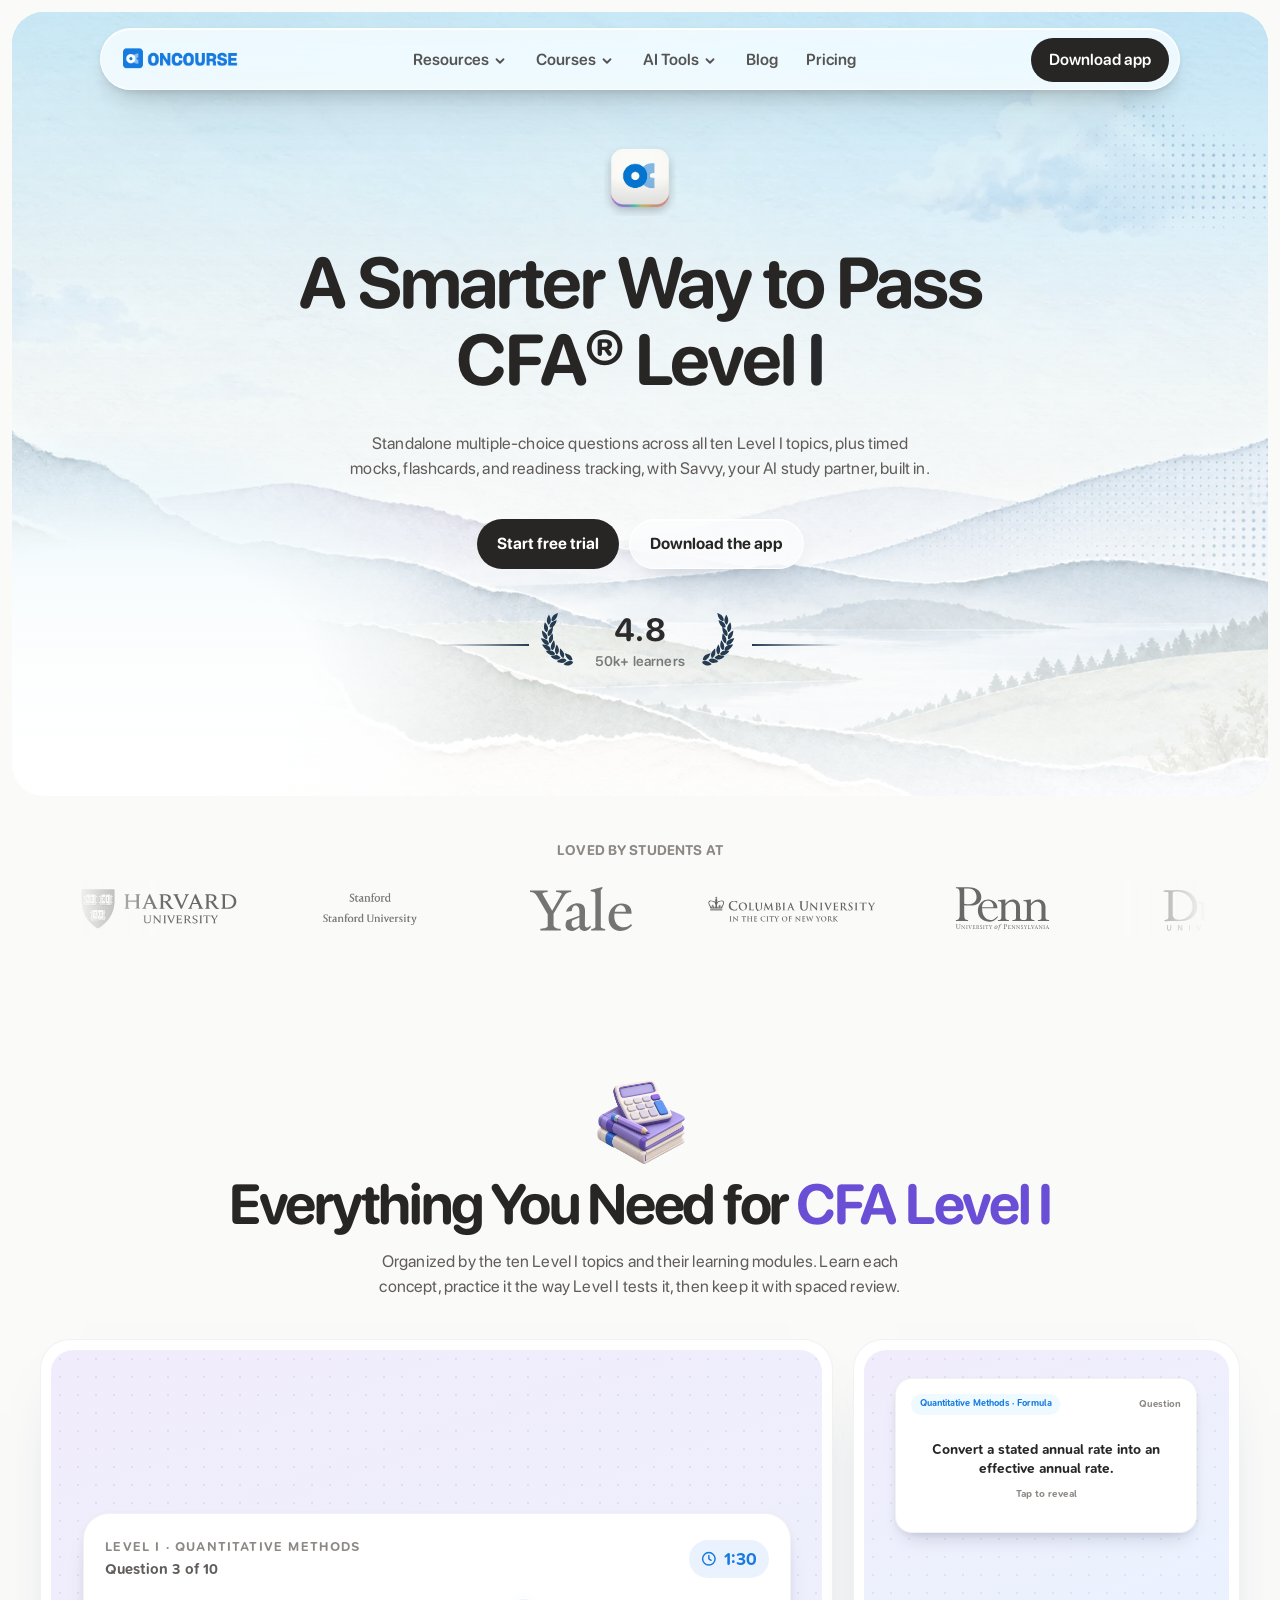
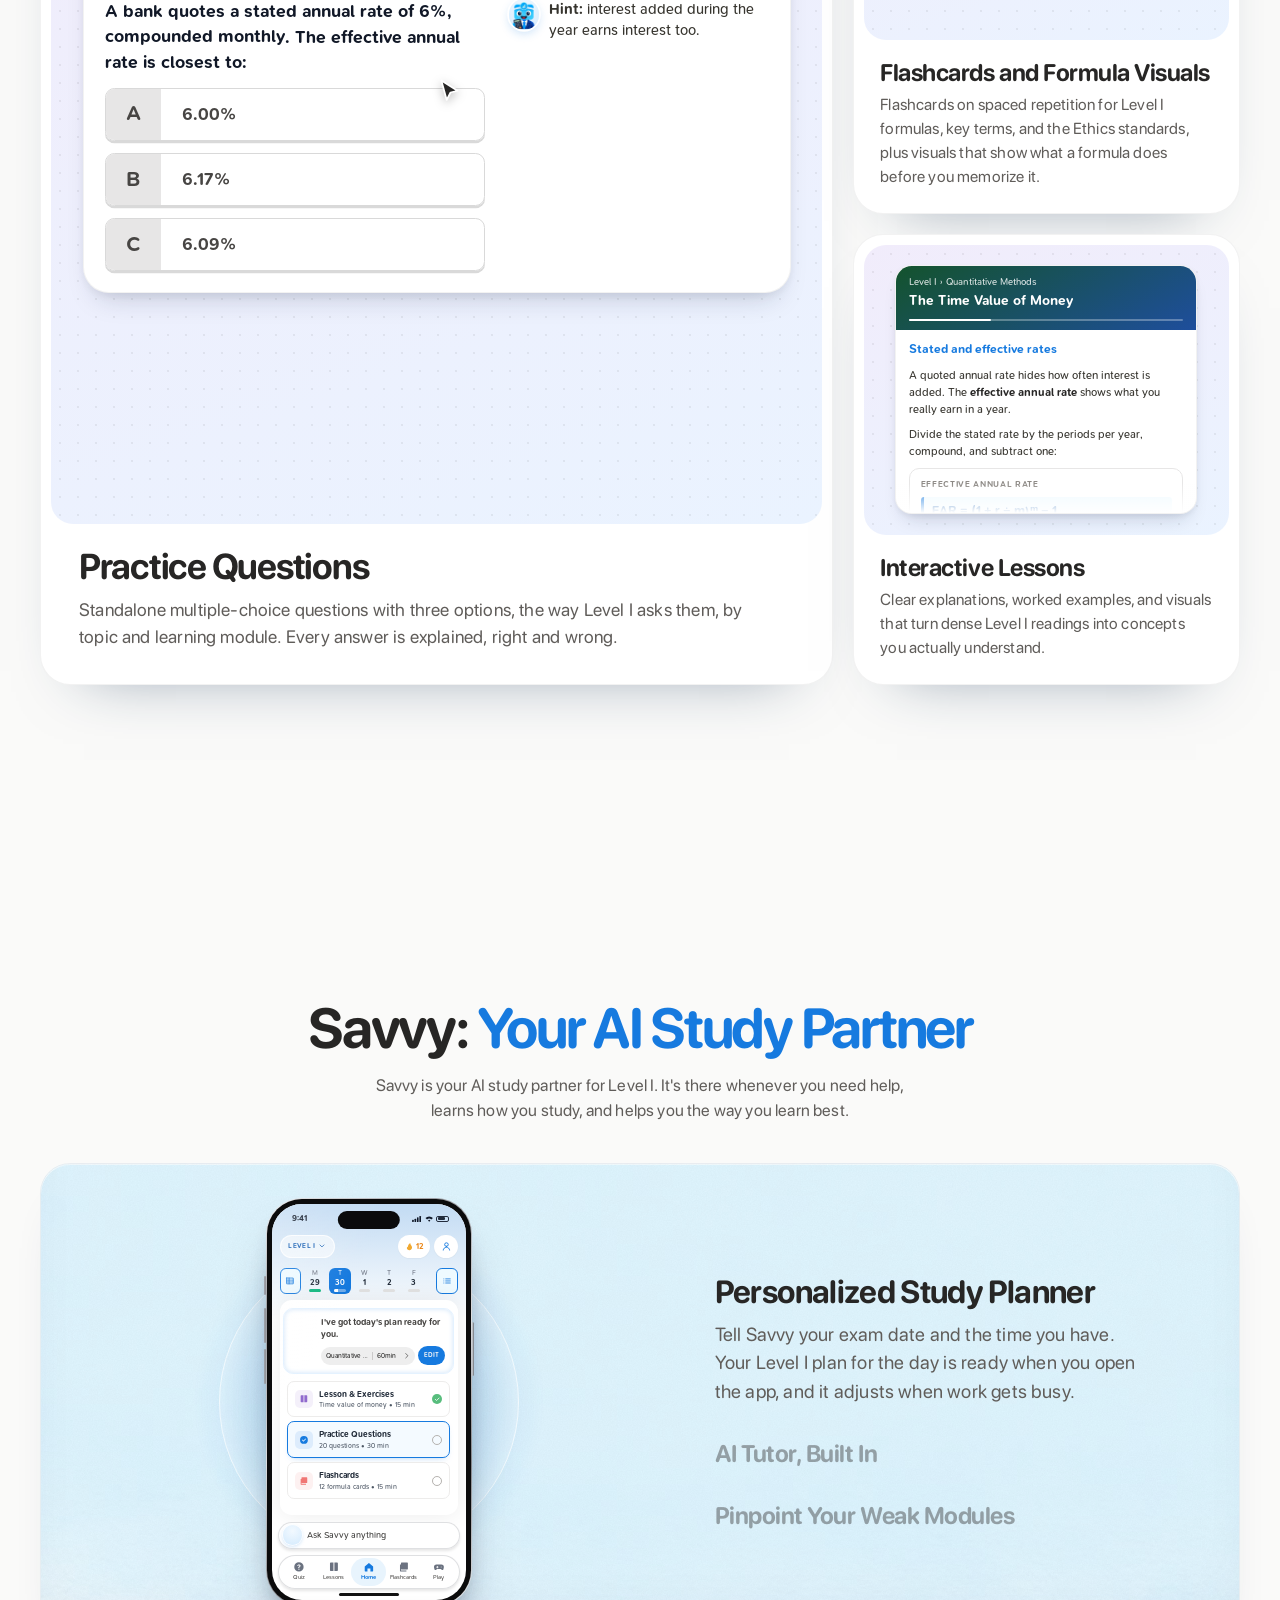
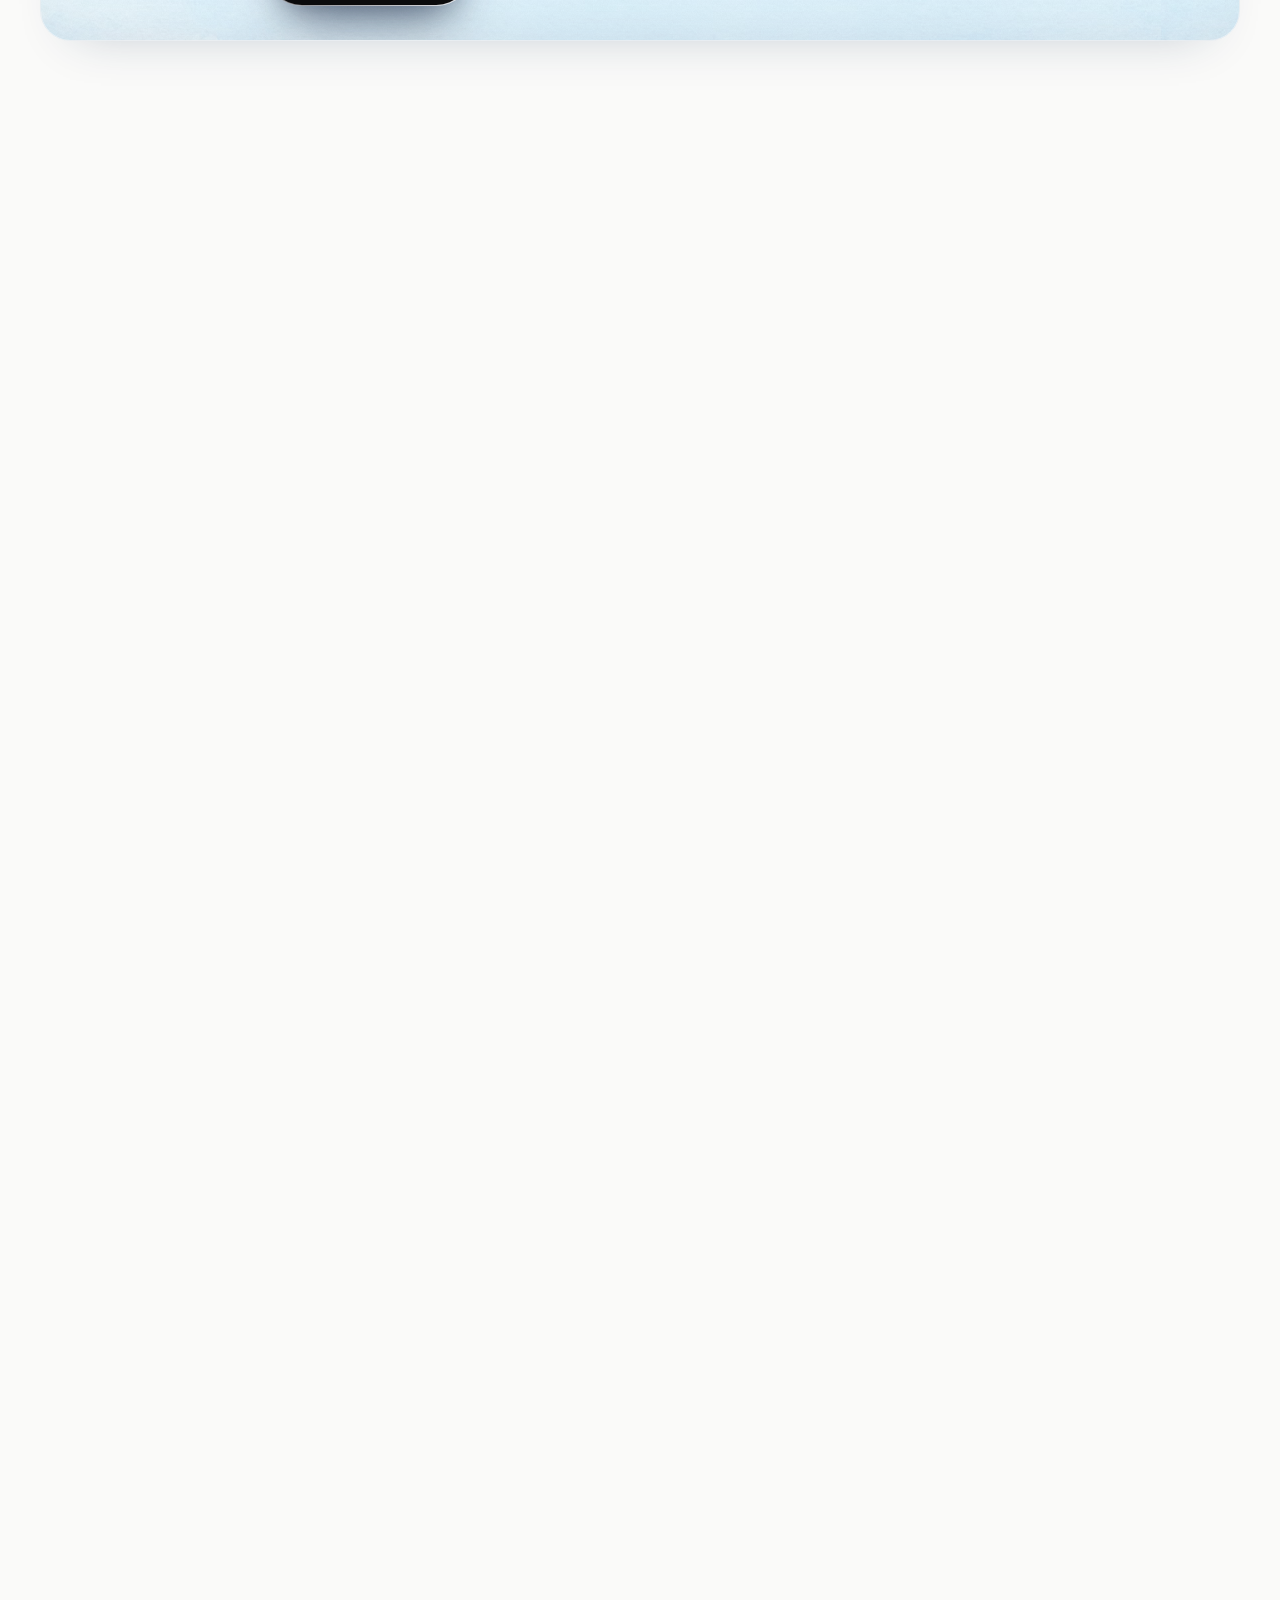
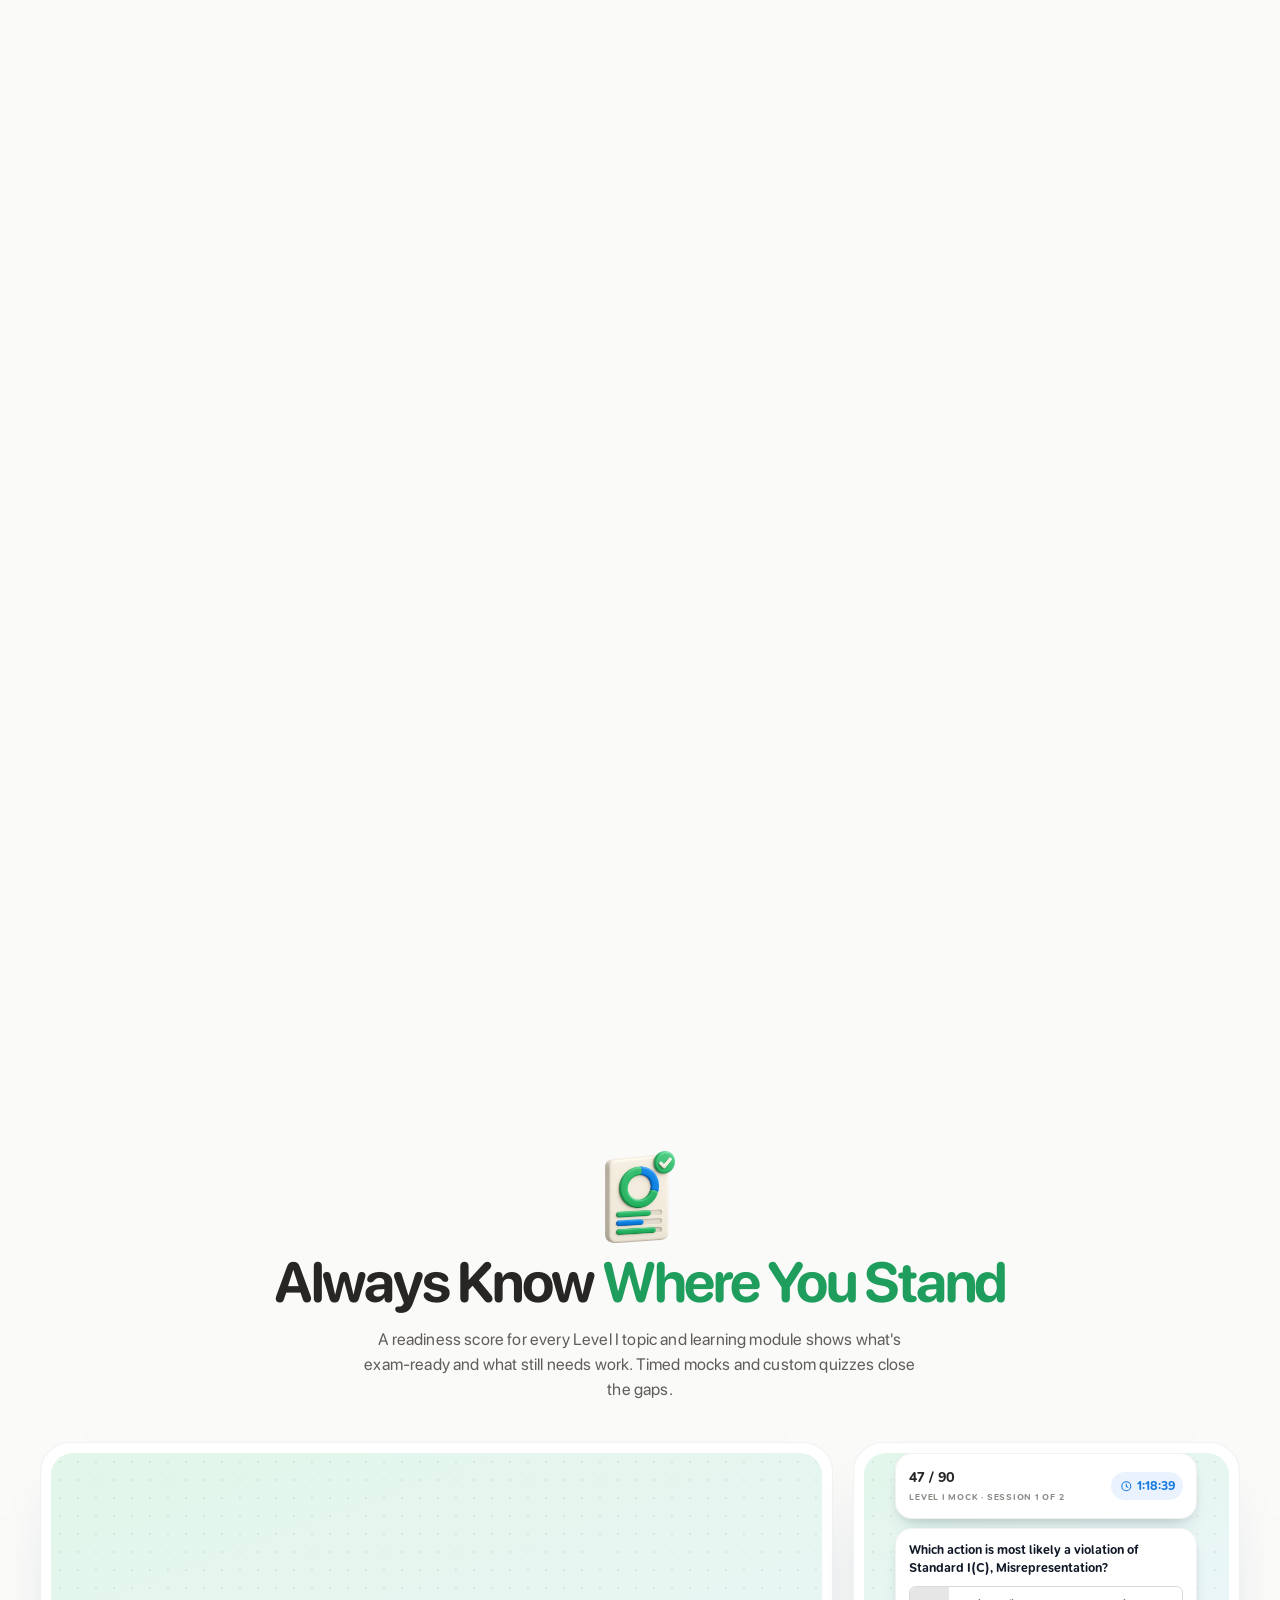
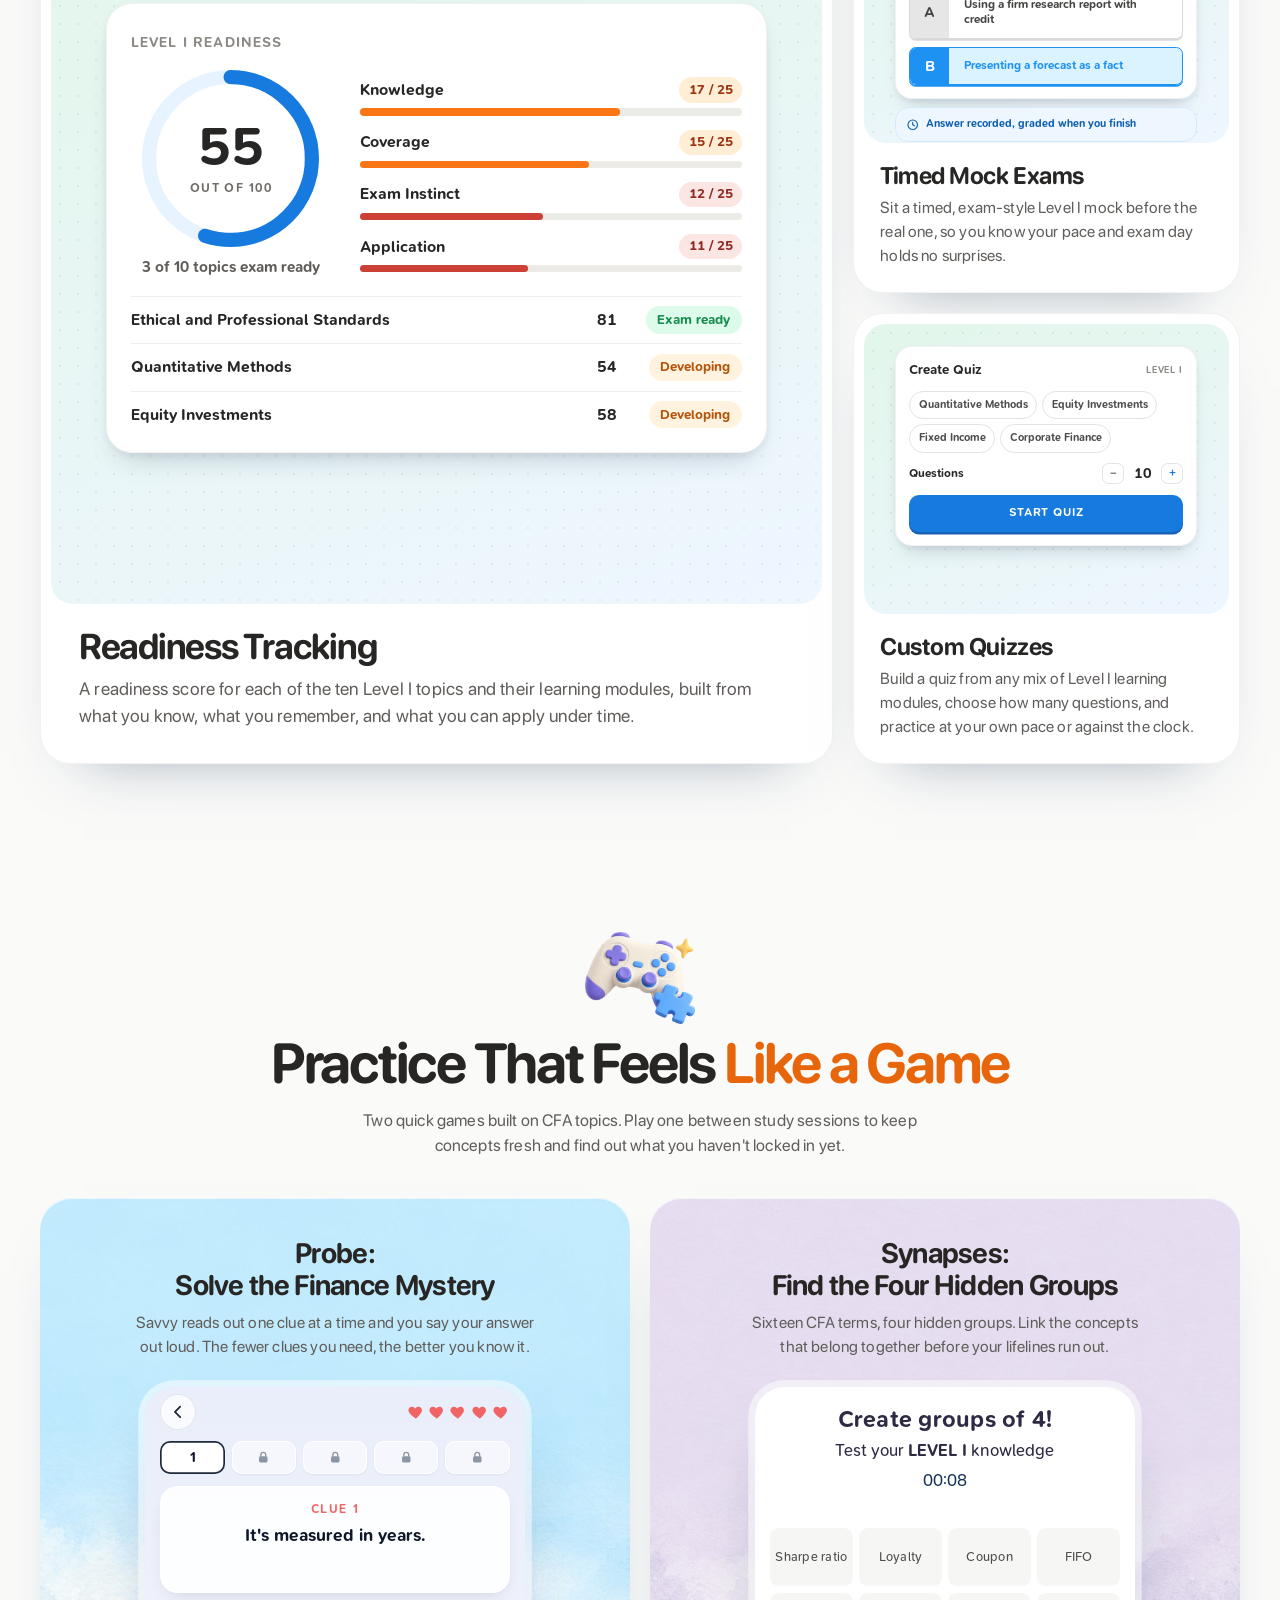
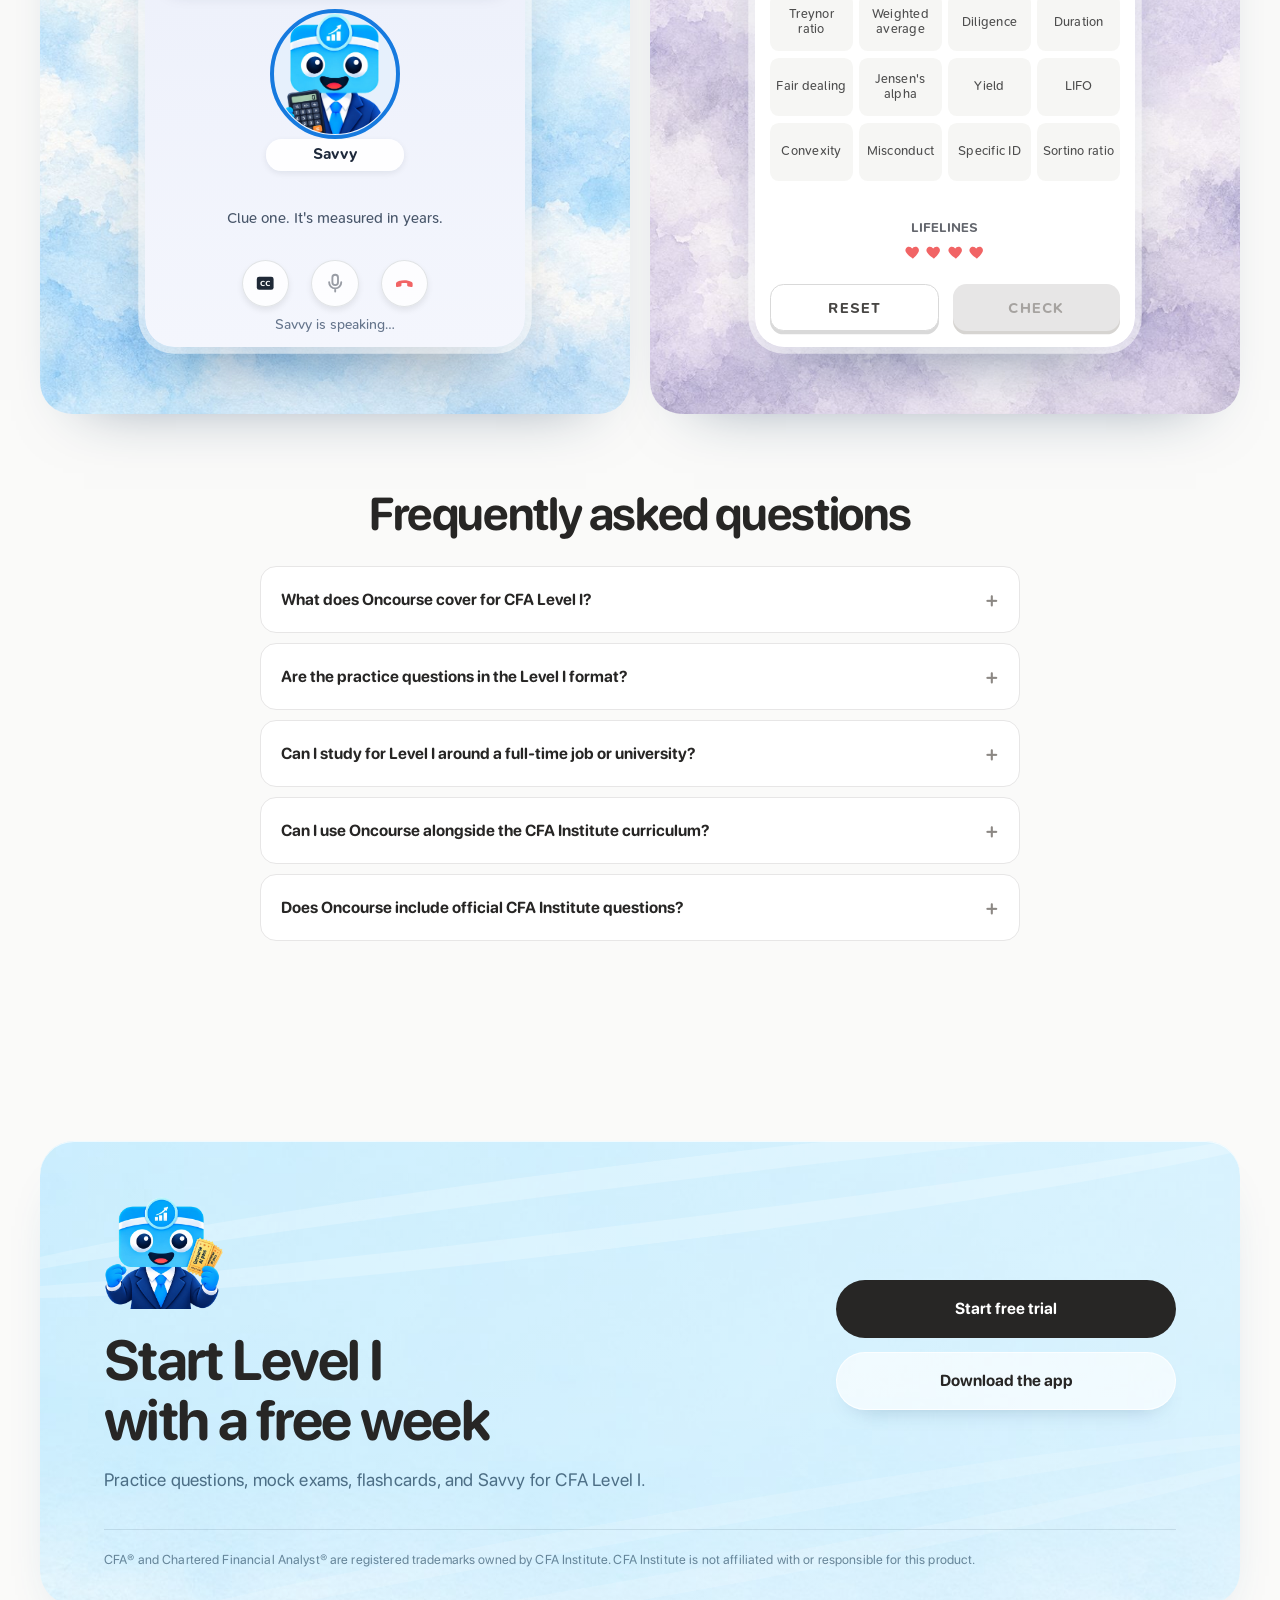
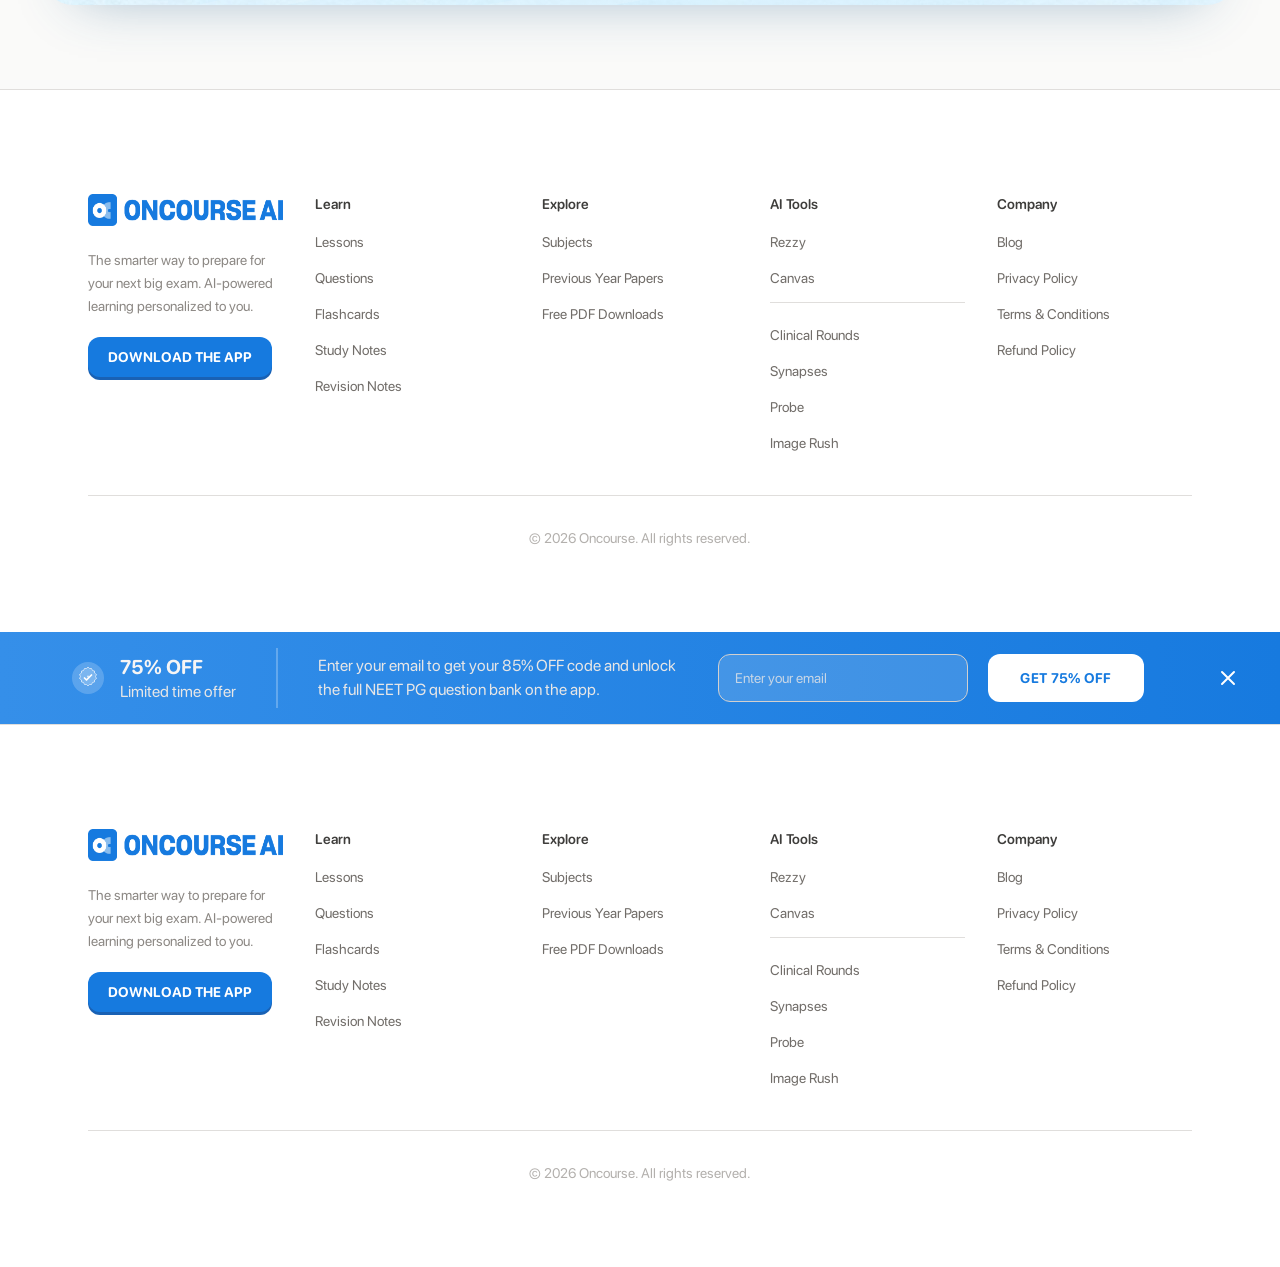
<file: courses/cfa-level-1/index.html>
<!DOCTYPE html><!--4LUVc7qJ_AIHbAXW6MiIP--><html lang="en"><head><meta charSet="utf-8"/><meta name="viewport" content="width=device-width, initial-scale=1"/><link rel="preload" href="/images/marketing/craft-hero-dot-paper.webp" as="image" fetchPriority="high"/><link rel="preload" as="image" href="/oncourse-logo-full.png"/><link rel="preload" as="image" href="/app-icon-name.webp"/><link rel="preload" href="/images/marketing/icons/home-app-icon.webp" as="image"/><link rel="preload" href="/images/marketing/logos/upload-wikimedia-org-harvard-university-logo.svg" as="image"/><link rel="preload" href="/images/marketing/logos/identity-stanford-edu-wordmark.png" as="image"/><link rel="preload" href="/images/marketing/logos/commons-wikimedia-org-yale-university-logo.svg" as="image"/><link rel="preload" href="/images/marketing/logos/commons-wikimedia-org-columbia-university-1754.svg" as="image"/><link rel="preload" as="image" href="/images/marketing/cpa/art/study.webp"/><link rel="preload" as="image" href="/images/marketing/cpa/app/savvy-avatar.webp"/><link rel="stylesheet" href="/_next/static/chunks/50d1596ea4373a87.css" data-precedence="next"/><link rel="preload" as="script" fetchPriority="low" href="/_next/static/chunks/387899140ce0f306.js"/><script src="/_next/static/chunks/93a2e859ecb90504.js" async=""></script><script src="/_next/static/chunks/f08e47175ceb0a33.js" async=""></script><script src="/_next/static/chunks/cb1cbeecb38a31cb.js" async=""></script><script src="/_next/static/chunks/6188ee9476530b80.js" async=""></script><script src="/_next/static/chunks/turbopack-80a96fd9995e78d7.js" async=""></script><script src="/_next/static/chunks/d051ee899f8e5d40.js" async=""></script><script src="/_next/static/chunks/d7790ffb9ef4e5e9.js" async=""></script><script src="/_next/static/chunks/f4141f3d24bfc5e6.js" async=""></script><script src="/_next/static/chunks/81aea0798af78e0c.js" async=""></script><script src="/_next/static/chunks/1033034314d77bd7.js" async=""></script><script src="/_next/static/chunks/0fcbcc961eb5a4a0.js" async=""></script><script src="/_next/static/chunks/6caf919a7d1b4ccf.js" async=""></script><script src="/_next/static/chunks/be111d68eeb55d11.js" async=""></script><link rel="preload" href="/images/marketing/cpa/savvy-planReady.webp" as="image"/><link rel="preload" as="image" href="/images/marketing/cpa/savvy-meet.webp"/><link rel="preload" as="image" href="/images/marketing/cpa/app/savvy-default.webp"/><link rel="preload" as="image" href="/images/marketing/cpa/art/readiness-v2.webp"/><link rel="preload" as="image" href="/images/marketing/cpa/art/games.webp"/><link rel="preload" href="/images/marketing/logos/upload-wikimedia-org-university-of-pennsylvania-wordmark.svg" as="image"/><link rel="preload" href="/images/marketing/logos/upload-wikimedia-org-duke-university-logo.svg" as="image"/><link rel="preload" href="/images/marketing/logos/upload-wikimedia-org-university-of-michigan-logo.svg" as="image"/><link rel="preload" href="/images/marketing/logos/upload-wikimedia-org-university-of-texas-at-austin-logo.svg" as="image"/><link rel="preload" href="/images/marketing/logos/upload-wikimedia-org-university-of-washington-signature.svg" as="image"/><link rel="preload" href="/images/marketing/logos/upload-wikimedia-org-georgetown-university-square-logo.png" as="image"/><link rel="preconnect" href="https://picasso.getoncourse.ai"/><link rel="preconnect" href="https://picasso.getoncourse.ai" crossorigin="anonymous"/><link rel="dns-prefetch" href="https://ipapi.co"/><meta name="theme-color" content="#491369"/><title>CFA Level I Exam Prep (preview) | Oncourse AI</title><meta name="description" content="Free medical lessons and resources for NEET-PG and USMLE preparation"/><link rel="manifest" href="https://getoncourse.ai/site.webmanifest"/><meta name="robots" content="noindex, nofollow"/><link rel="icon" href="https://getoncourse.ai/favicon.ico" type="image/x-icon"/><link rel="icon" href="https://getoncourse.ai/favicon-16x16.png" sizes="16x16" type="image/png"/><link rel="icon" href="https://getoncourse.ai/favicon-32x32.png" sizes="32x32" type="image/png"/><link rel="apple-touch-icon" href="https://getoncourse.ai/apple-touch-icon.png" sizes="180x180" type="image/png"/><script type="application/ld+json">{"@context":"https://schema.org","@type":"Organization","name":"Oncourse AI","alternateName":"Oncourse AI Medical Education","url":"https://getoncourse.ai/lessons","logo":"https://getoncourse.ai/lessons/logo.png","description":"AI-powered medical education platform for NEET-PG, NExT, INI-CET, FMGE preparation","sameAs":["https://x.com/askrezzy","https://www.instagram.com/oncourse_ai/","https://www.youtube.com/@oncourse-learning"],"contactPoint":{"@type":"ContactPoint","contactType":"customer support","email":"hello@getoncourse.ai"}}</script><script type="application/ld+json">{"@context":"https://schema.org","@type":"WebSite","name":"Oncourse AI","url":"https://getoncourse.ai/lessons","potentialAction":{"@type":"SearchAction","target":{"@type":"EntryPoint","urlTemplate":"https://getoncourse.ai/lessons/search?q={search_term_string}"},"query-input":"required name=search_term_string"}}</script><script src="/_next/static/chunks/a6dad97d9634a72d.js" noModule=""></script></head><body><div hidden=""><!--$--><!--/$--></div><!--$!--><template data-dgst="BAILOUT_TO_CLIENT_SIDE_RENDERING"></template><!--/$--><div class="craft-root course-cursor-calculator"><style>
  .course-cursor-calculator, .course-cursor-calculator * { cursor: url("data:image/svg+xml,%3Csvg%20xmlns%3D'http%3A%2F%2Fwww.w3.org%2F2000%2Fsvg'%20width%3D'28'%20height%3D'32'%20viewBox%3D'0%200%2028%2032'%3E%3Crect%20x%3D'1.5'%20y%3D'1.5'%20width%3D'25'%20height%3D'29'%20rx%3D'5'%20fill%3D'%23272625'%20stroke%3D'%23ffffff'%20stroke-width%3D'1.5'%2F%3E%3Crect%20x%3D'5'%20y%3D'5'%20width%3D'18'%20height%3D'7'%20rx%3D'1.8'%20fill%3D'%23DAF3FF'%2F%3E%3Cg%20fill%3D'%23ffffff'%3E%3Crect%20x%3D'5'%20y%3D'15'%20width%3D'4'%20height%3D'3'%20rx%3D'1'%2F%3E%3Crect%20x%3D'12'%20y%3D'15'%20width%3D'4'%20height%3D'3'%20rx%3D'1'%2F%3E%3Crect%20x%3D'19'%20y%3D'15'%20width%3D'4'%20height%3D'3'%20rx%3D'1'%20fill%3D'%23F4BF55'%2F%3E%3Crect%20x%3D'5'%20y%3D'20'%20width%3D'4'%20height%3D'3'%20rx%3D'1'%2F%3E%3Crect%20x%3D'12'%20y%3D'20'%20width%3D'4'%20height%3D'3'%20rx%3D'1'%2F%3E%3Crect%20x%3D'19'%20y%3D'20'%20width%3D'4'%20height%3D'3'%20rx%3D'1'%20fill%3D'%23F4BF55'%2F%3E%3Crect%20x%3D'5'%20y%3D'25'%20width%3D'4'%20height%3D'3'%20rx%3D'1'%2F%3E%3Crect%20x%3D'12'%20y%3D'25'%20width%3D'4'%20height%3D'3'%20rx%3D'1'%2F%3E%3Crect%20x%3D'19'%20y%3D'25'%20width%3D'4'%20height%3D'3'%20rx%3D'1'%20fill%3D'%23F4BF55'%2F%3E%3C%2Fg%3E%3C%2Fsvg%3E") 2 2, auto; }
  .course-cursor-calculator a, .course-cursor-calculator button, .course-cursor-calculator summary, .course-cursor-calculator a *, .course-cursor-calculator button *, .course-cursor-calculator summary * { cursor: url("data:image/svg+xml,%3Csvg%20xmlns%3D'http%3A%2F%2Fwww.w3.org%2F2000%2Fsvg'%20width%3D'28'%20height%3D'32'%20viewBox%3D'0%200%2028%2032'%3E%3Crect%20x%3D'1.5'%20y%3D'1.5'%20width%3D'25'%20height%3D'29'%20rx%3D'5'%20fill%3D'%23167ADF'%20stroke%3D'%23ffffff'%20stroke-width%3D'1.5'%2F%3E%3Crect%20x%3D'5'%20y%3D'5'%20width%3D'18'%20height%3D'7'%20rx%3D'1.8'%20fill%3D'%238FDFFF'%2F%3E%3Cg%20fill%3D'%23ffffff'%3E%3Crect%20x%3D'5'%20y%3D'15'%20width%3D'4'%20height%3D'3'%20rx%3D'1'%2F%3E%3Crect%20x%3D'12'%20y%3D'15'%20width%3D'4'%20height%3D'3'%20rx%3D'1'%2F%3E%3Crect%20x%3D'19'%20y%3D'15'%20width%3D'4'%20height%3D'3'%20rx%3D'1'%20fill%3D'%23F4BF55'%2F%3E%3Crect%20x%3D'5'%20y%3D'20'%20width%3D'4'%20height%3D'3'%20rx%3D'1'%2F%3E%3Crect%20x%3D'12'%20y%3D'20'%20width%3D'4'%20height%3D'3'%20rx%3D'1'%2F%3E%3Crect%20x%3D'19'%20y%3D'20'%20width%3D'4'%20height%3D'3'%20rx%3D'1'%20fill%3D'%23F4BF55'%2F%3E%3Crect%20x%3D'5'%20y%3D'25'%20width%3D'4'%20height%3D'3'%20rx%3D'1'%2F%3E%3Crect%20x%3D'12'%20y%3D'25'%20width%3D'4'%20height%3D'3'%20rx%3D'1'%2F%3E%3Crect%20x%3D'19'%20y%3D'25'%20width%3D'4'%20height%3D'3'%20rx%3D'1'%20fill%3D'%23F4BF55'%2F%3E%3C%2Fg%3E%3C%2Fsvg%3E") 2 2, pointer; }
  .course-cursor-calculator input, .course-cursor-calculator textarea { cursor: text; }
</style><style>@font-face{font-family:"Craft SF Pro Rounded";src:url("/fonts/craft/SF-Pro-Rounded-Regular.woff2") format("woff2");font-weight:400;font-display:swap}@font-face{font-family:"Craft SF Pro Rounded";src:url("/fonts/craft/SF-Pro-Rounded-Medium.woff2") format("woff2");font-weight:500;font-display:swap}@font-face{font-family:"Craft SF Pro Rounded";src:url("/fonts/craft/SF-Pro-Rounded-Semibold.woff2") format("woff2");font-weight:600;font-display:swap}@font-face{font-family:"Craft SF Pro Rounded";src:url("/fonts/craft/SF-Pro-Rounded-Bold.woff2") format("woff2");font-weight:700 900;font-display:swap}</style><div class="craft-nav"><div class="pointer-events-none fixed inset-x-0 top-[14px] z-50 flex justify-center px-4"><nav aria-label="Primary navigation" class="pointer-events-auto relative w-full max-w-[1080px] overflow-hidden rounded-[32px] border border-white/85 bg-white/72 backdrop-blur-[22px] backdrop-saturate-[160%] transition-[height,box-shadow] duration-200 ease-[cubic-bezier(.23,1,.32,1)] h-[62px] shadow-[inset_0_1px_0_rgba(255,255,255,.96),0_2px_5px_rgba(39,38,37,.08),0_13px_24px_-11px_rgba(39,38,37,.28),0_30px_54px_-27px_rgba(39,38,37,.34)]" style="font-family:var(--font-sf-pro-rounded), ui-rounded, &quot;SF Pro Rounded&quot;, system-ui, sans-serif"><div class="flex h-[62px] items-center justify-between pl-[22px] pr-[10px] max-[600px]:pl-3 max-[600px]:pr-2"><a aria-label="Go to Oncourse home page" class="flex min-h-11 shrink-0 items-center" href="/"><img src="/oncourse-logo-full.png" alt="Oncourse AI" class="h-[26px] w-auto max-[600px]:h-[21px] max-[600px]:max-w-[136px]"/></a><div class="flex items-center gap-1 max-[900px]:hidden"><button type="button" aria-expanded="false" aria-controls="resources-menu" class="rounded-[10px] px-3 py-2 text-[16px] font-semibold leading-6 text-[#565452] transition-colors hover:bg-white/60 hover:text-[#272625] ">Resources<!-- --> <svg class="inline-block h-4 w-4 shrink-0 fill-none stroke-current transition-transform duration-200 " viewBox="0 0 16 16" aria-hidden="true"><path d="m4.5 6.25 3.5 3.5 3.5-3.5" stroke-width="1.8" stroke-linecap="round" stroke-linejoin="round"></path></svg></button><button type="button" aria-expanded="false" aria-controls="courses-menu" class="rounded-[10px] px-3 py-2 text-[16px] font-semibold leading-6 text-[#565452] transition-colors hover:bg-white/60 hover:text-[#272625] ">Courses<!-- --> <svg class="inline-block h-4 w-4 shrink-0 fill-none stroke-current transition-transform duration-200 " viewBox="0 0 16 16" aria-hidden="true"><path d="m4.5 6.25 3.5 3.5 3.5-3.5" stroke-width="1.8" stroke-linecap="round" stroke-linejoin="round"></path></svg></button><button type="button" aria-expanded="false" aria-controls="ai-tools-menu" class="rounded-[10px] px-3 py-2 text-[16px] font-semibold leading-6 text-[#565452] transition-colors hover:bg-white/60 hover:text-[#272625] ">AI Tools<!-- --> <svg class="inline-block h-4 w-4 shrink-0 fill-none stroke-current transition-transform duration-200 " viewBox="0 0 16 16" aria-hidden="true"><path d="m4.5 6.25 3.5 3.5 3.5-3.5" stroke-width="1.8" stroke-linecap="round" stroke-linejoin="round"></path></svg></button><a class="rounded-[10px] px-3 py-2 text-[16px] font-semibold text-[#565452] hover:bg-white/60 hover:text-[#272625]" href="/blog/">Blog</a><a class="rounded-[10px] px-3 py-2 text-[16px] font-semibold text-[#565452] hover:bg-white/60 hover:text-[#272625]" href="/pricing/">Pricing</a></div><div class="flex items-center gap-[10px]"><a href="https://oncourse.onelink.me/xW0t/0228acqq" target="_blank" rel="noopener noreferrer" class="rounded-full bg-[#272625] px-[18px] py-[10px] text-[16px] font-semibold text-white transition-colors hover:bg-black max-[600px]:px-[13px] max-[600px]:py-[9px]"><span class="max-[600px]:hidden">Download app</span><span class="hidden max-[600px]:inline">Get app</span></a><button type="button" aria-label="Open menu" aria-expanded="false" aria-controls="mobile-nav-panel" class="relative hidden h-11 w-11 place-items-center rounded-full text-[#272625] max-[900px]:grid"><span aria-hidden="true" class="relative block h-[18px] w-6"><i class="absolute left-0 top-px h-0.5 w-6 rounded-full bg-current transition-transform "></i><i class="absolute left-0 top-2 h-0.5 w-6 rounded-full bg-current transition-opacity "></i><i class="absolute left-0 top-[15px] h-0.5 w-6 rounded-full bg-current transition-transform "></i></span></button></div></div><div id="resources-menu" aria-hidden="true" class="absolute inset-x-0 top-[62px] grid h-[calc(100%-62px)] min-h-0 grid-cols-[176px_1fr] gap-0 px-3 pb-[14px] transition-all duration-150 max-[900px]:hidden invisible pointer-events-none -translate-y-[7px] opacity-0"><div class="flex min-h-0 flex-col gap-1 border-r border-[#27262514] py-[10px] pr-3"><button type="button" class="group flex items-center gap-[11px] rounded-[13px] px-[10px] py-[9px] text-left text-[16px] font-semibold leading-5 text-[#565452] bg-white/80 text-[#272625]"><svg class="h-[21px] w-[21px]" viewBox="0 0 24 24" aria-hidden="true" fill="none" stroke="currentColor" stroke-width="1.8" stroke-linecap="round" stroke-linejoin="round"><path d="M4 5.5c2.8-.7 5.3-.2 8 1.4v12.5c-2.7-1.6-5.2-2.1-8-1.4V5.5Z"></path><path d="M20 5.5c-2.8-.7-5.3-.2-8 1.4v12.5c2.7-1.6 5.2-2.1 8-1.4V5.5Z"></path></svg>Lessons<svg class="inline-block h-4 w-4 shrink-0 fill-none stroke-current transition-transform duration-200 ml-auto -rotate-90 group-hover:translate-x-0.5" viewBox="0 0 16 16" aria-hidden="true"><path d="m4.5 6.25 3.5 3.5 3.5-3.5" stroke-width="1.8" stroke-linecap="round" stroke-linejoin="round"></path></svg></button><button type="button" class="group flex items-center gap-[11px] rounded-[13px] px-[10px] py-[9px] text-left text-[16px] font-semibold leading-5 text-[#565452] "><svg class="h-[21px] w-[21px]" viewBox="0 0 24 24" aria-hidden="true" fill="none" stroke="currentColor" stroke-width="1.8" stroke-linecap="round" stroke-linejoin="round"><circle cx="12" cy="12" r="8.5"></circle><path d="M9.8 9a2.4 2.4 0 1 1 3.4 2.2c-.9.4-1.2 1-1.2 1.8"></path><path d="M12 16.8h.01"></path></svg>Questions<svg class="inline-block h-4 w-4 shrink-0 fill-none stroke-current transition-transform duration-200 ml-auto -rotate-90 group-hover:translate-x-0.5" viewBox="0 0 16 16" aria-hidden="true"><path d="m4.5 6.25 3.5 3.5 3.5-3.5" stroke-width="1.8" stroke-linecap="round" stroke-linejoin="round"></path></svg></button><button type="button" class="group flex items-center gap-[11px] rounded-[13px] px-[10px] py-[9px] text-left text-[16px] font-semibold leading-5 text-[#565452] "><svg class="h-[21px] w-[21px]" viewBox="0 0 24 24" aria-hidden="true" fill="none" stroke="currentColor" stroke-width="1.8" stroke-linecap="round" stroke-linejoin="round"><rect x="6" y="4" width="14" height="14" rx="2.2"></rect><path d="M9 8h8M9 12h5M4 8v10a2 2 0 0 0 2 2h10"></path></svg>Flashcards<svg class="inline-block h-4 w-4 shrink-0 fill-none stroke-current transition-transform duration-200 ml-auto -rotate-90 group-hover:translate-x-0.5" viewBox="0 0 16 16" aria-hidden="true"><path d="m4.5 6.25 3.5 3.5 3.5-3.5" stroke-width="1.8" stroke-linecap="round" stroke-linejoin="round"></path></svg></button><span class="mx-1.5 my-[7px] h-px bg-[#27262514]"></span><a class="flex items-center gap-[11px] rounded-[13px] px-[10px] py-[9px] text-[16px] font-semibold leading-5 text-[#565452] hover:bg-white/60 hover:text-[#272625]" href="/previous-year-papers/"><svg class="h-[21px] w-[21px]" viewBox="0 0 24 24" aria-hidden="true" fill="none" stroke="currentColor" stroke-width="1.8" stroke-linecap="round" stroke-linejoin="round"><path d="M5 5h12a2 2 0 0 1 2 2v12H7a2 2 0 0 1-2-2Z"></path><path d="M8 9h8M8 13h8M8 17h5"></path></svg>Previous Papers</a><a class="flex items-center gap-[11px] rounded-[13px] px-[10px] py-[9px] text-[16px] font-semibold leading-5 text-[#565452] hover:bg-white/60 hover:text-[#272625]" href="/resources/"><svg class="h-[21px] w-[21px]" viewBox="0 0 24 24" aria-hidden="true" fill="none" stroke="currentColor" stroke-width="1.8" stroke-linecap="round" stroke-linejoin="round"><path d="M7 3.5h7l4 4V20H7Z"></path><path d="M14 3.5V8h4M10 12h5M10 15.5h5"></path></svg>Free PDFs</a></div><div class="min-h-0 overflow-y-auto px-6 pb-[26px] pt-[14px] [scrollbar-color:rgba(39,38,37,.22)_transparent] [scrollbar-width:thin]"><section class=""><h3 class="mb-[10px] grid grid-cols-[25px_1fr] items-center gap-[9px] text-[16px] font-bold tracking-[-.01em] text-[#272625]"><svg class="h-5 w-5" viewBox="0 0 24 24" aria-hidden="true" fill="none" stroke="currentColor" stroke-width="1.8" stroke-linecap="round" stroke-linejoin="round"><path d="M6 4v5a4 4 0 0 0 8 0V4M4.5 4h3M12.5 4h3M10 13v2.2a4 4 0 0 0 8 0v-1"></path><circle cx="18" cy="12.5" r="1.5"></circle></svg>USMLE</h3><div class="grid grid-cols-4 gap-x-[18px] gap-y-1"><a class="py-1 text-[16px] font-medium leading-[1.3] text-[#565452] hover:text-[#125e9a]" href="/lessons/us-medical-pg/anatomy/">Anatomy</a><a class="py-1 text-[16px] font-medium leading-[1.3] text-[#565452] hover:text-[#125e9a]" href="/lessons/us-medical-pg/physiology/">Physiology</a><a class="py-1 text-[16px] font-medium leading-[1.3] text-[#565452] hover:text-[#125e9a]" href="/lessons/us-medical-pg/biochemistry/">Biochemistry</a><a class="py-1 text-[16px] font-medium leading-[1.3] text-[#565452] hover:text-[#125e9a]" href="/lessons/us-medical-pg/pathology/">Pathology</a><a class="py-1 text-[16px] font-medium leading-[1.3] text-[#565452] hover:text-[#125e9a]" href="/lessons/us-medical-pg/pharmacology/">Pharmacology</a><a class="py-1 text-[16px] font-medium leading-[1.3] text-[#565452] hover:text-[#125e9a]" href="/lessons/us-medical-pg/microbiology/">Microbiology</a><a class="py-1 text-[16px] font-medium leading-[1.3] text-[#565452] hover:text-[#125e9a]" href="/lessons/us-medical-pg/behavioral-science/">Behavioral Science</a><a class="py-1 text-[16px] font-medium leading-[1.3] text-[#565452] hover:text-[#125e9a]" href="/lessons/us-medical-pg/pediatrics/">Pediatrics</a><a class="py-1 text-[16px] font-medium leading-[1.3] text-[#565452] hover:text-[#125e9a]" href="/lessons/us-medical-pg/obgyn/">OB/GYN</a><a class="py-1 text-[16px] font-medium leading-[1.3] text-[#565452] hover:text-[#125e9a]" href="/lessons/us-medical-pg/psychiatry/">Psychiatry</a><a class="py-1 text-[16px] font-medium leading-[1.3] text-[#565452] hover:text-[#125e9a]" href="/lessons/us-medical-pg/internal-medicine/">Internal Medicine</a><a class="py-1 text-[16px] font-medium leading-[1.3] text-[#565452] hover:text-[#125e9a]" href="/lessons/us-medical-pg/surgery/">Surgery</a><a class="py-1 text-[16px] font-medium leading-[1.3] text-[#565452] hover:text-[#125e9a]" href="/lessons/us-medical-pg/diagnosis/">Diagnosis</a><a class="py-1 text-[16px] font-medium leading-[1.3] text-[#565452] hover:text-[#125e9a]" href="/lessons/us-medical-pg/management/">Management</a><a class="py-1 text-[16px] font-medium leading-[1.3] text-[#565452] hover:text-[#125e9a]" href="/lessons/us-medical-pg/biostatistics/">Biostatistics</a><a class="py-1 text-[16px] font-medium leading-[1.3] text-[#565452] hover:text-[#125e9a]" href="/lessons/us-medical-pg/patient-safety/">Patient Safety</a><a class="py-1 text-[16px] font-medium leading-[1.3] text-[#565452] hover:text-[#125e9a]" href="/lessons/us-medical-pg/ccs-cases/">CCS Cases</a></div></section><section class="mt-[22px]"><h3 class="mb-[10px] grid grid-cols-[25px_1fr] items-center gap-[9px] text-[16px] font-bold tracking-[-.01em] text-[#272625]"><svg class="h-5 w-5" viewBox="0 0 24 24" aria-hidden="true" fill="none" stroke="currentColor" stroke-width="1.8" stroke-linecap="round" stroke-linejoin="round"><path d="M20.5 5.7c-2.1-2.1-5.5-1.9-7.4.4L12 7.4l-1.1-1.3C9 3.8 5.6 3.6 3.5 5.7c-2.3 2.3-2 6 .2 8.2L12 21l8.3-7.1c2.2-2.2 2.5-5.9.2-8.2Z"></path></svg>Indian Medical PG</h3><div class="grid grid-cols-4 gap-x-[18px] gap-y-1"><a class="py-1 text-[16px] font-medium leading-[1.3] text-[#565452] hover:text-[#125e9a]" href="/lessons/indian-medical-pg/anatomy/">Anatomy</a><a class="py-1 text-[16px] font-medium leading-[1.3] text-[#565452] hover:text-[#125e9a]" href="/lessons/indian-medical-pg/physiology/">Physiology</a><a class="py-1 text-[16px] font-medium leading-[1.3] text-[#565452] hover:text-[#125e9a]" href="/lessons/indian-medical-pg/biochemistry/">Biochemistry</a><a class="py-1 text-[16px] font-medium leading-[1.3] text-[#565452] hover:text-[#125e9a]" href="/lessons/indian-medical-pg/pharmacology/">Pharmacology</a><a class="py-1 text-[16px] font-medium leading-[1.3] text-[#565452] hover:text-[#125e9a]" href="/lessons/indian-medical-pg/microbiology/">Microbiology</a><a class="py-1 text-[16px] font-medium leading-[1.3] text-[#565452] hover:text-[#125e9a]" href="/lessons/indian-medical-pg/pathology/">Pathology</a><a class="py-1 text-[16px] font-medium leading-[1.3] text-[#565452] hover:text-[#125e9a]" href="/lessons/indian-medical-pg/forensic-medicine/">Forensic Medicine</a><a class="py-1 text-[16px] font-medium leading-[1.3] text-[#565452] hover:text-[#125e9a]" href="/lessons/indian-medical-pg/community-medicine/">Community Medicine</a><a class="py-1 text-[16px] font-medium leading-[1.3] text-[#565452] hover:text-[#125e9a]" href="/lessons/indian-medical-pg/dermatology/">Dermatology</a><a class="py-1 text-[16px] font-medium leading-[1.3] text-[#565452] hover:text-[#125e9a]" href="/lessons/indian-medical-pg/general-medicine/">General Medicine</a><a class="py-1 text-[16px] font-medium leading-[1.3] text-[#565452] hover:text-[#125e9a]" href="/lessons/indian-medical-pg/psychiatry/">Psychiatry</a><a class="py-1 text-[16px] font-medium leading-[1.3] text-[#565452] hover:text-[#125e9a]" href="/lessons/indian-medical-pg/surgery/">Surgery</a><a class="py-1 text-[16px] font-medium leading-[1.3] text-[#565452] hover:text-[#125e9a]" href="/lessons/indian-medical-pg/anesthesiology/">Anesthesiology</a><a class="py-1 text-[16px] font-medium leading-[1.3] text-[#565452] hover:text-[#125e9a]" href="/lessons/indian-medical-pg/radiology/">Radiology</a><a class="py-1 text-[16px] font-medium leading-[1.3] text-[#565452] hover:text-[#125e9a]" href="/lessons/indian-medical-pg/orthopaedics/">Orthopedics</a><a class="py-1 text-[16px] font-medium leading-[1.3] text-[#565452] hover:text-[#125e9a]" href="/lessons/indian-medical-pg/obstetrics-and-gynecology/">OB-GYN</a><a class="py-1 text-[16px] font-medium leading-[1.3] text-[#565452] hover:text-[#125e9a]" href="/lessons/indian-medical-pg/pediatrics/">Pediatrics</a><a class="py-1 text-[16px] font-medium leading-[1.3] text-[#565452] hover:text-[#125e9a]" href="/lessons/indian-medical-pg/ophthalmology/">Ophthalmology</a><a class="py-1 text-[16px] font-medium leading-[1.3] text-[#565452] hover:text-[#125e9a]" href="/lessons/indian-medical-pg/ent/">ENT</a><a class="py-1 text-[16px] font-medium leading-[1.3] text-[#565452] hover:text-[#125e9a]" href="/lessons/indian-medical-pg/internal-medicine/">Internal Medicine</a></div></section><section class="mt-[22px]"><h3 class="mb-[10px] grid grid-cols-[25px_1fr] items-center gap-[9px] text-[16px] font-bold tracking-[-.01em] text-[#272625]"><svg class="h-5 w-5" viewBox="0 0 24 24" aria-hidden="true" fill="none" stroke="currentColor" stroke-width="1.8" stroke-linecap="round" stroke-linejoin="round"><path d="M5 21V4M6 5c3-1.6 5.5 1.3 8.6-.1 1.8-.8 3.4-.7 4.4-.2v9c-1-.5-2.6-.6-4.4.2C11.5 16.3 9 13.4 6 15"></path></svg>UKMLA</h3><div class="grid grid-cols-4 gap-x-[18px] gap-y-1"><a class="py-1 text-[16px] font-medium leading-[1.3] text-[#565452] hover:text-[#125e9a]" href="/lessons/uk-medical-pg/child-health/">Child Health</a><a class="py-1 text-[16px] font-medium leading-[1.3] text-[#565452] hover:text-[#125e9a]" href="/lessons/uk-medical-pg/emergency-acute-care/">Emergency &amp; Acute Care</a><a class="py-1 text-[16px] font-medium leading-[1.3] text-[#565452] hover:text-[#125e9a]" href="/lessons/uk-medical-pg/general-practice-primary-care/">General Practice &amp; Primary Care</a><a class="py-1 text-[16px] font-medium leading-[1.3] text-[#565452] hover:text-[#125e9a]" href="/lessons/uk-medical-pg/infectious-diseases/">Infectious Diseases</a><a class="py-1 text-[16px] font-medium leading-[1.3] text-[#565452] hover:text-[#125e9a]" href="/lessons/uk-medical-pg/medicine-core-systems/">Medicine (Core Systems)</a><a class="py-1 text-[16px] font-medium leading-[1.3] text-[#565452] hover:text-[#125e9a]" href="/lessons/uk-medical-pg/mental-health/">Mental Health</a><a class="py-1 text-[16px] font-medium leading-[1.3] text-[#565452] hover:text-[#125e9a]" href="/lessons/uk-medical-pg/prescribing-ethics-patient-safety/">Prescribing, Ethics &amp; Patient Safety</a><a class="py-1 text-[16px] font-medium leading-[1.3] text-[#565452] hover:text-[#125e9a]" href="/lessons/uk-medical-pg/surgery-musculoskeletal/">Surgery &amp; Musculoskeletal</a><a class="py-1 text-[16px] font-medium leading-[1.3] text-[#565452] hover:text-[#125e9a]" href="/lessons/uk-medical-pg/womens-health/">Women&#x27;s Health</a></div></section></div></div><div id="courses-menu" aria-hidden="true" class="absolute inset-x-0 top-[62px] grid grid-cols-4 grid-rows-[1fr_1fr] gap-[10px] px-3 pb-[14px] pt-[10px] transition-all duration-150 max-[900px]:hidden invisible pointer-events-none -translate-y-[7px] opacity-0"><section class="rounded-[17px] border border-white/95 bg-white/65 px-4 py-[15px] transition hover:-translate-y-px hover:bg-white/85 col-span-2 row-span-2"><h3 class="mb-[10px] grid grid-cols-[31px_1fr] items-center gap-[10px] text-[16px] font-bold tracking-[-.01em] text-[#272625]"><svg class="h-[27px] w-[27px]" viewBox="0 0 24 24" aria-hidden="true" fill="none" stroke="currentColor" stroke-width="1.8" stroke-linecap="round" stroke-linejoin="round"><path d="M6 4v5a4 4 0 0 0 8 0V4M4.5 4h3M12.5 4h3M10 13v2.2a4 4 0 0 0 8 0v-1"></path><circle cx="18" cy="12.5" r="1.5"></circle></svg>Medical</h3><div class="grid grid-cols-2 gap-x-4"><div><div class="mt-3 first:mt-0"><p class="mb-0.5 px-[5px] text-[12px] font-bold uppercase leading-4 tracking-[.06em] text-[#8a8580]">USMLE</p><a class="group flex items-center rounded-lg px-[5px] py-[5px] text-[16px] font-medium text-[#565452] hover:bg-white/80 hover:text-[#125e9a]" href="/usmle/usmle-step1/">Step 1<svg class="inline-block h-4 w-4 shrink-0 fill-none stroke-current transition-transform duration-200 ml-auto -rotate-90 group-hover:translate-x-0.5" viewBox="0 0 16 16" aria-hidden="true"><path d="m4.5 6.25 3.5 3.5 3.5-3.5" stroke-width="1.8" stroke-linecap="round" stroke-linejoin="round"></path></svg></a><a class="group flex items-center rounded-lg px-[5px] py-[5px] text-[16px] font-medium text-[#565452] hover:bg-white/80 hover:text-[#125e9a]" href="/usmle/usmle-step2ck/">Step 2 CK<svg class="inline-block h-4 w-4 shrink-0 fill-none stroke-current transition-transform duration-200 ml-auto -rotate-90 group-hover:translate-x-0.5" viewBox="0 0 16 16" aria-hidden="true"><path d="m4.5 6.25 3.5 3.5 3.5-3.5" stroke-width="1.8" stroke-linecap="round" stroke-linejoin="round"></path></svg></a><a class="group flex items-center rounded-lg px-[5px] py-[5px] text-[16px] font-medium text-[#565452] hover:bg-white/80 hover:text-[#125e9a]" href="/usmle/usmle-step3/">Step 3<svg class="inline-block h-4 w-4 shrink-0 fill-none stroke-current transition-transform duration-200 ml-auto -rotate-90 group-hover:translate-x-0.5" viewBox="0 0 16 16" aria-hidden="true"><path d="m4.5 6.25 3.5 3.5 3.5-3.5" stroke-width="1.8" stroke-linecap="round" stroke-linejoin="round"></path></svg></a></div><div class="mt-3 first:mt-0"><p class="mb-0.5 px-[5px] text-[12px] font-bold uppercase leading-4 tracking-[.06em] text-[#8a8580]">MCAT</p><a class="group flex items-center rounded-lg px-[5px] py-[5px] text-[16px] font-medium text-[#565452] hover:bg-white/80 hover:text-[#125e9a]" href="/courses/mcat/">MCAT<svg class="inline-block h-4 w-4 shrink-0 fill-none stroke-current transition-transform duration-200 ml-auto -rotate-90 group-hover:translate-x-0.5" viewBox="0 0 16 16" aria-hidden="true"><path d="m4.5 6.25 3.5 3.5 3.5-3.5" stroke-width="1.8" stroke-linecap="round" stroke-linejoin="round"></path></svg></a></div></div><div><div class="mt-3 first:mt-0"><p class="mb-0.5 px-[5px] text-[12px] font-bold uppercase leading-4 tracking-[.06em] text-[#8a8580]">Indian Medical PG</p><a class="group flex items-center rounded-lg px-[5px] py-[5px] text-[16px] font-medium text-[#565452] hover:bg-white/80 hover:text-[#125e9a]" href="/courses/neet-pg/">NEET-PG<svg class="inline-block h-4 w-4 shrink-0 fill-none stroke-current transition-transform duration-200 ml-auto -rotate-90 group-hover:translate-x-0.5" viewBox="0 0 16 16" aria-hidden="true"><path d="m4.5 6.25 3.5 3.5 3.5-3.5" stroke-width="1.8" stroke-linecap="round" stroke-linejoin="round"></path></svg></a><a class="group flex items-center rounded-lg px-[5px] py-[5px] text-[16px] font-medium text-[#565452] hover:bg-white/80 hover:text-[#125e9a]" href="/courses/inicet/">INI-CET<svg class="inline-block h-4 w-4 shrink-0 fill-none stroke-current transition-transform duration-200 ml-auto -rotate-90 group-hover:translate-x-0.5" viewBox="0 0 16 16" aria-hidden="true"><path d="m4.5 6.25 3.5 3.5 3.5-3.5" stroke-width="1.8" stroke-linecap="round" stroke-linejoin="round"></path></svg></a><a class="group flex items-center rounded-lg px-[5px] py-[5px] text-[16px] font-medium text-[#565452] hover:bg-white/80 hover:text-[#125e9a]" href="/courses/fmge/">FMGE<svg class="inline-block h-4 w-4 shrink-0 fill-none stroke-current transition-transform duration-200 ml-auto -rotate-90 group-hover:translate-x-0.5" viewBox="0 0 16 16" aria-hidden="true"><path d="m4.5 6.25 3.5 3.5 3.5-3.5" stroke-width="1.8" stroke-linecap="round" stroke-linejoin="round"></path></svg></a><a class="group flex items-center rounded-lg px-[5px] py-[5px] text-[16px] font-medium text-[#565452] hover:bg-white/80 hover:text-[#125e9a]" href="/courses/upsc-cms/">UPSC-CMS<svg class="inline-block h-4 w-4 shrink-0 fill-none stroke-current transition-transform duration-200 ml-auto -rotate-90 group-hover:translate-x-0.5" viewBox="0 0 16 16" aria-hidden="true"><path d="m4.5 6.25 3.5 3.5 3.5-3.5" stroke-width="1.8" stroke-linecap="round" stroke-linejoin="round"></path></svg></a></div><div class="mt-3 first:mt-0"><p class="mb-0.5 px-[5px] text-[12px] font-bold uppercase leading-4 tracking-[.06em] text-[#8a8580]">UK Medical PG</p><a class="group flex items-center rounded-lg px-[5px] py-[5px] text-[16px] font-medium text-[#565452] hover:bg-white/80 hover:text-[#125e9a]" href="/ukmla/">UKMLA AKT<svg class="inline-block h-4 w-4 shrink-0 fill-none stroke-current transition-transform duration-200 ml-auto -rotate-90 group-hover:translate-x-0.5" viewBox="0 0 16 16" aria-hidden="true"><path d="m4.5 6.25 3.5 3.5 3.5-3.5" stroke-width="1.8" stroke-linecap="round" stroke-linejoin="round"></path></svg></a></div></div></div></section><section class="rounded-[17px] border border-white/95 bg-white/65 px-4 py-[15px] transition hover:-translate-y-px hover:bg-white/85 row-span-2"><h3 class="mb-[10px] grid grid-cols-[31px_1fr] items-center gap-[10px] text-[16px] font-bold tracking-[-.01em] text-[#272625]"><svg class="h-[27px] w-[27px]" viewBox="0 0 24 24" aria-hidden="true" fill="none" stroke="currentColor" stroke-width="1.8" stroke-linecap="round" stroke-linejoin="round"><rect x="5.5" y="3.5" width="13" height="17" rx="2.2"></rect><path d="M8.5 7h7M9 11.5h.01M12 11.5h.01M15 11.5h.01M9 15.5h.01M12 15.5h.01M15 15.5h.01"></path></svg>Accounting &amp; Finance</h3><div class=""><div><div class=""><a class="group flex items-center rounded-lg px-[5px] py-[5px] text-[16px] font-medium text-[#565452] hover:bg-white/80 hover:text-[#125e9a]" href="/courses/cpa/">CPA<svg class="inline-block h-4 w-4 shrink-0 fill-none stroke-current transition-transform duration-200 ml-auto -rotate-90 group-hover:translate-x-0.5" viewBox="0 0 16 16" aria-hidden="true"><path d="m4.5 6.25 3.5 3.5 3.5-3.5" stroke-width="1.8" stroke-linecap="round" stroke-linejoin="round"></path></svg></a></div><div class=""><a class="group flex items-center rounded-lg px-[5px] py-[5px] text-[16px] font-medium text-[#565452] hover:bg-white/80 hover:text-[#125e9a]" href="/courses/cfa/">CFA<svg class="inline-block h-4 w-4 shrink-0 fill-none stroke-current transition-transform duration-200 ml-auto -rotate-90 group-hover:translate-x-0.5" viewBox="0 0 16 16" aria-hidden="true"><path d="m4.5 6.25 3.5 3.5 3.5-3.5" stroke-width="1.8" stroke-linecap="round" stroke-linejoin="round"></path></svg></a><a class="group flex items-center rounded-lg px-[5px] py-[5px] text-[16px] font-medium text-[#565452] hover:bg-white/80 hover:text-[#125e9a]" href="/courses/cfa-level-1/">CFA Level I<svg class="inline-block h-4 w-4 shrink-0 fill-none stroke-current transition-transform duration-200 ml-auto -rotate-90 group-hover:translate-x-0.5" viewBox="0 0 16 16" aria-hidden="true"><path d="m4.5 6.25 3.5 3.5 3.5-3.5" stroke-width="1.8" stroke-linecap="round" stroke-linejoin="round"></path></svg></a><a class="group flex items-center rounded-lg px-[5px] py-[5px] text-[16px] font-medium text-[#565452] hover:bg-white/80 hover:text-[#125e9a]" href="/courses/cfa-level-2/">CFA Level II<svg class="inline-block h-4 w-4 shrink-0 fill-none stroke-current transition-transform duration-200 ml-auto -rotate-90 group-hover:translate-x-0.5" viewBox="0 0 16 16" aria-hidden="true"><path d="m4.5 6.25 3.5 3.5 3.5-3.5" stroke-width="1.8" stroke-linecap="round" stroke-linejoin="round"></path></svg></a><a class="group flex items-center rounded-lg px-[5px] py-[5px] text-[16px] font-medium text-[#565452] hover:bg-white/80 hover:text-[#125e9a]" href="/courses/cfa-level-3/">CFA Level III<svg class="inline-block h-4 w-4 shrink-0 fill-none stroke-current transition-transform duration-200 ml-auto -rotate-90 group-hover:translate-x-0.5" viewBox="0 0 16 16" aria-hidden="true"><path d="m4.5 6.25 3.5 3.5 3.5-3.5" stroke-width="1.8" stroke-linecap="round" stroke-linejoin="round"></path></svg></a></div></div></div></section><section class="rounded-[17px] border border-white/95 bg-white/65 px-4 py-[15px] transition hover:-translate-y-px hover:bg-white/85 "><h3 class="mb-[10px] grid grid-cols-[31px_1fr] items-center gap-[10px] text-[16px] font-bold tracking-[-.01em] text-[#272625]"><svg class="h-[27px] w-[27px]" viewBox="0 0 24 24" aria-hidden="true" fill="none" stroke="currentColor" stroke-width="1.8" stroke-linecap="round" stroke-linejoin="round"><path d="M20.5 5.7c-2.1-2.1-5.5-1.9-7.4.4L12 7.4l-1.1-1.3C9 3.8 5.6 3.6 3.5 5.7c-2.3 2.3-2 6 .2 8.2L12 21l8.3-7.1c2.2-2.2 2.5-5.9.2-8.2Z"></path></svg>Nursing</h3><div class=""><div><div class=""><a class="group flex items-center rounded-lg px-[5px] py-[5px] text-[16px] font-medium text-[#565452] hover:bg-white/80 hover:text-[#125e9a]" href="/courses/nclex-rn/">NCLEX-RN<svg class="inline-block h-4 w-4 shrink-0 fill-none stroke-current transition-transform duration-200 ml-auto -rotate-90 group-hover:translate-x-0.5" viewBox="0 0 16 16" aria-hidden="true"><path d="m4.5 6.25 3.5 3.5 3.5-3.5" stroke-width="1.8" stroke-linecap="round" stroke-linejoin="round"></path></svg></a></div></div></div></section><section class="rounded-[17px] border border-white/95 bg-white/65 px-4 py-[15px] transition hover:-translate-y-px hover:bg-white/85 "><h3 class="mb-[10px] grid grid-cols-[31px_1fr] items-center gap-[10px] text-[16px] font-bold tracking-[-.01em] text-[#272625]"><svg class="h-[27px] w-[27px]" viewBox="0 0 24 24" aria-hidden="true" fill="none" stroke="currentColor" stroke-width="1.8" stroke-linecap="round" stroke-linejoin="round"><path d="M12 4.5v15M6 19.5h12M4 8.5h16M6.5 8.5l-3 6.5c1.8 1.5 4.2 1.5 6 0zM17.5 8.5l-3 6.5c1.8 1.5 4.2 1.5 6 0z"></path></svg>Law</h3><div class=""><div><div class=""><a class="group flex items-center rounded-lg px-[5px] py-[5px] text-[16px] font-medium text-[#565452] hover:bg-white/80 hover:text-[#125e9a]" href="/courses/lsat/">LSAT<svg class="inline-block h-4 w-4 shrink-0 fill-none stroke-current transition-transform duration-200 ml-auto -rotate-90 group-hover:translate-x-0.5" viewBox="0 0 16 16" aria-hidden="true"><path d="m4.5 6.25 3.5 3.5 3.5-3.5" stroke-width="1.8" stroke-linecap="round" stroke-linejoin="round"></path></svg></a></div><div class=""><a class="group flex items-center rounded-lg px-[5px] py-[5px] text-[16px] font-medium text-[#565452] hover:bg-white/80 hover:text-[#125e9a]" href="/courses/bar-exam/">Bar Exam<svg class="inline-block h-4 w-4 shrink-0 fill-none stroke-current transition-transform duration-200 ml-auto -rotate-90 group-hover:translate-x-0.5" viewBox="0 0 16 16" aria-hidden="true"><path d="m4.5 6.25 3.5 3.5 3.5-3.5" stroke-width="1.8" stroke-linecap="round" stroke-linejoin="round"></path></svg></a></div></div></div></section></div><div id="ai-tools-menu" aria-hidden="true" class="absolute inset-x-0 top-[62px] grid grid-cols-3 gap-[10px] px-3 pb-[14px] pt-[10px] transition-all duration-150 max-[900px]:hidden invisible pointer-events-none -translate-y-[7px] opacity-0"><a class="grid min-h-[88px] grid-cols-[34px_1fr] items-center gap-[13px] rounded-[17px] border border-white/90 bg-white/65 p-[14px] transition hover:-translate-y-px hover:bg-white" href="/rezzy/"><svg class="h-[29px] w-[29px]" viewBox="0 0 24 24" aria-hidden="true" fill="none" stroke="currentColor" stroke-width="1.8" stroke-linecap="round" stroke-linejoin="round"><path d="M5.5 4h13A2.5 2.5 0 0 1 21 6.5v8a2.5 2.5 0 0 1-2.5 2.5H10l-5.5 4 .6-4.2A2.5 2.5 0 0 1 3 14.5v-8A2.5 2.5 0 0 1 5.5 4Z"></path><path d="M8 10.5h.01M12 10.5h.01M16 10.5h.01"></path></svg><span><b class="block text-[16px] font-bold text-[#272625]">AI Study Mate</b><small class="mt-[3px] block text-[16px] leading-[1.35] text-[#716d69]">Personalized help while you study</small></span></a><a href="https://canvas.getoncourse.ai/" class="grid min-h-[88px] grid-cols-[34px_1fr] items-center gap-[13px] rounded-[17px] border border-white/90 bg-white/65 p-[14px] transition hover:-translate-y-px hover:bg-white" target="_blank" rel="noopener noreferrer"><svg class="h-[29px] w-[29px]" viewBox="0 0 24 24" aria-hidden="true" fill="none" stroke="currentColor" stroke-width="1.8" stroke-linecap="round" stroke-linejoin="round"><path d="m12 3 1.5 5.1L19 10l-5.5 1.9L12 17l-1.5-5.1L5 10l5.5-1.9ZM18 16l.7 2.3L21 19l-2.3.7L18 22l-.7-2.3L15 19l2.3-.7Z"></path></svg><span><b class="block text-[16px] font-bold text-[#272625]">Canvas</b><small class="mt-[3px] block text-[16px] leading-[1.35] text-[#716d69]">Turn notes into study material</small></span></a><a class="grid min-h-[88px] grid-cols-[34px_1fr] items-center gap-[13px] rounded-[17px] border border-white/90 bg-white/65 p-[14px] transition hover:-translate-y-px hover:bg-white" href="/clinical-rounds/"><svg class="h-[29px] w-[29px]" viewBox="0 0 24 24" aria-hidden="true" fill="none" stroke="currentColor" stroke-width="1.8" stroke-linecap="round" stroke-linejoin="round"><path d="M6 4v5a4 4 0 0 0 8 0V4M4.5 4h3M12.5 4h3M10 13v2.2a4 4 0 0 0 8 0v-1"></path><circle cx="18" cy="12.5" r="1.5"></circle></svg><span><b class="block text-[16px] font-bold text-[#272625]">Clinical Rounds</b><small class="mt-[3px] block text-[16px] leading-[1.35] text-[#716d69]">Practice realistic cases</small></span></a><a class="grid min-h-[88px] grid-cols-[34px_1fr] items-center gap-[13px] rounded-[17px] border border-white/90 bg-white/65 p-[14px] transition hover:-translate-y-px hover:bg-white" href="/play/synapses/"><svg class="h-[29px] w-[29px]" viewBox="0 0 24 24" aria-hidden="true" fill="none" stroke="currentColor" stroke-width="1.8" stroke-linecap="round" stroke-linejoin="round"><rect x="6" y="4" width="14" height="14" rx="2.2"></rect><path d="M9 8h8M9 12h5M4 8v10a2 2 0 0 0 2 2h10"></path></svg><span><b class="block text-[16px] font-bold text-[#272625]">Synapses</b><small class="mt-[3px] block text-[16px] leading-[1.35] text-[#716d69]">Connect related concepts</small></span></a><a class="grid min-h-[88px] grid-cols-[34px_1fr] items-center gap-[13px] rounded-[17px] border border-white/90 bg-white/65 p-[14px] transition hover:-translate-y-px hover:bg-white" href="/play/probe/"><svg class="h-[29px] w-[29px]" viewBox="0 0 24 24" aria-hidden="true" fill="none" stroke="currentColor" stroke-width="1.8" stroke-linecap="round" stroke-linejoin="round"><circle cx="12" cy="12" r="8.5"></circle><circle cx="12" cy="12" r="4.5"></circle><circle cx="12" cy="12" r="1"></circle></svg><span><b class="block text-[16px] font-bold text-[#272625]">Probe</b><small class="mt-[3px] block text-[16px] leading-[1.35] text-[#716d69]">Guess the concept with AI</small></span></a><a class="grid min-h-[88px] grid-cols-[34px_1fr] items-center gap-[13px] rounded-[17px] border border-white/90 bg-white/65 p-[14px] transition hover:-translate-y-px hover:bg-white" href="/play/image-rush-game/"><svg class="h-[29px] w-[29px]" viewBox="0 0 24 24" aria-hidden="true" fill="none" stroke="currentColor" stroke-width="1.8" stroke-linecap="round" stroke-linejoin="round"><path d="M7.2 6.5h9.6c2.7 0 4.5 2.1 4.8 4.9l.5 4a2.7 2.7 0 0 1-4.8 2l-1.7-2.3H8.4l-1.7 2.3a2.7 2.7 0 0 1-4.8-2l.5-4c.3-2.8 2.1-4.9 4.8-4.9Z"></path><path d="M6.2 11.5h4M8.2 9.5v4M16 10.5h.01M18.5 13h.01"></path></svg><span><b class="block text-[16px] font-bold text-[#272625]">Image Rush</b><small class="mt-[3px] block text-[16px] leading-[1.35] text-[#716d69]">Recognize findings at speed</small></span></a></div><div id="mobile-nav-panel" aria-hidden="true" class="absolute inset-x-[10px] bottom-[10px] top-[62px] overflow-y-auto overscroll-contain rounded-[25px] bg-[#f2f8fbc2] p-[10px] transition-all duration-150 min-[901px]:hidden invisible pointer-events-none -translate-y-[7px] opacity-0"><details open="" class="mb-[10px] rounded-[21px] border border-white/85 bg-white/70 shadow-[inset_0_1px_0_rgba(255,255,255,.96),0_16px_30px_-28px_rgba(39,38,37,.4)]"><summary class="flex min-h-16 cursor-pointer list-none items-center justify-between gap-4 px-[22px] text-[20px] font-semibold text-[#272625] marker:hidden">Resources<svg class="inline-block h-4 w-4 shrink-0 fill-none stroke-current transition-transform duration-200 " viewBox="0 0 16 16" aria-hidden="true"><path d="m4.5 6.25 3.5 3.5 3.5-3.5" stroke-width="1.8" stroke-linecap="round" stroke-linejoin="round"></path></svg></summary><div class="grid grid-cols-2 gap-x-[14px] gap-y-[5px] border-t border-[#27262514] px-[22px] pb-[18px] max-[600px]:grid-cols-1 [&amp;_a]:flex [&amp;_a]:min-h-11 [&amp;_a]:items-center [&amp;_a]:text-[17px] [&amp;_a]:font-semibold [&amp;_a]:text-[#565452] [&amp;_a]:before:mr-[10px] [&amp;_a]:before:h-[7px] [&amp;_a]:before:w-[7px] [&amp;_a]:before:shrink-0 [&amp;_a]:before:rounded-full [&amp;_a]:before:bg-[#bfc7cc]"><a href="/lessons/">Lessons</a><a href="/questions/">Questions</a><a href="/flashcards/">Flashcards</a><a href="/clinical-rounds/">Games</a><a href="/previous-year-papers/">Previous Papers</a><a href="/resources/">Free PDFs</a></div></details><details class="mb-[10px] rounded-[21px] border border-white/85 bg-white/70 shadow-[inset_0_1px_0_rgba(255,255,255,.96),0_16px_30px_-28px_rgba(39,38,37,.4)]"><summary class="flex min-h-16 cursor-pointer list-none items-center justify-between gap-4 px-[22px] text-[20px] font-semibold text-[#272625] marker:hidden">Courses<svg class="inline-block h-4 w-4 shrink-0 fill-none stroke-current transition-transform duration-200 " viewBox="0 0 16 16" aria-hidden="true"><path d="m4.5 6.25 3.5 3.5 3.5-3.5" stroke-width="1.8" stroke-linecap="round" stroke-linejoin="round"></path></svg></summary><div class="grid grid-cols-2 gap-x-[14px] gap-y-[5px] border-t border-[#27262514] px-[22px] pb-[18px] max-[600px]:grid-cols-1 [&amp;_a]:flex [&amp;_a]:min-h-11 [&amp;_a]:items-center [&amp;_a]:text-[17px] [&amp;_a]:font-semibold [&amp;_a]:text-[#565452] [&amp;_a]:before:mr-[10px] [&amp;_a]:before:h-[7px] [&amp;_a]:before:w-[7px] [&amp;_a]:before:shrink-0 [&amp;_a]:before:rounded-full [&amp;_a]:before:bg-[#bfc7cc]"><p class="col-span-full mt-3 flex items-center gap-2 text-[13px] font-bold uppercase tracking-[.06em] text-[#8a8580] first:mt-[14px]"><svg class="h-[18px] w-[18px]" viewBox="0 0 24 24" aria-hidden="true" fill="none" stroke="currentColor" stroke-width="1.8" stroke-linecap="round" stroke-linejoin="round"><path d="M6 4v5a4 4 0 0 0 8 0V4M4.5 4h3M12.5 4h3M10 13v2.2a4 4 0 0 0 8 0v-1"></path><circle cx="18" cy="12.5" r="1.5"></circle></svg>Medical</p><a href="/usmle/usmle-step1/">USMLE Step 1</a><a href="/usmle/usmle-step2ck/">USMLE Step 2 CK</a><a href="/usmle/usmle-step3/">USMLE Step 3</a><a href="/courses/mcat/">MCAT</a><a href="/courses/neet-pg/">NEET-PG</a><a href="/courses/inicet/">INI-CET</a><a href="/courses/fmge/">FMGE</a><a href="/courses/upsc-cms/">UPSC-CMS</a><a href="/ukmla/">UKMLA AKT</a><p class="col-span-full mt-3 flex items-center gap-2 text-[13px] font-bold uppercase tracking-[.06em] text-[#8a8580] first:mt-[14px]"><svg class="h-[18px] w-[18px]" viewBox="0 0 24 24" aria-hidden="true" fill="none" stroke="currentColor" stroke-width="1.8" stroke-linecap="round" stroke-linejoin="round"><rect x="5.5" y="3.5" width="13" height="17" rx="2.2"></rect><path d="M8.5 7h7M9 11.5h.01M12 11.5h.01M15 11.5h.01M9 15.5h.01M12 15.5h.01M15 15.5h.01"></path></svg>Accounting &amp; Finance</p><a href="/courses/cpa/">CPA</a><a href="/courses/cfa/">CFA</a><a href="/courses/cfa-level-1/">CFA Level I</a><a href="/courses/cfa-level-2/">CFA Level II</a><a href="/courses/cfa-level-3/">CFA Level III</a><p class="col-span-full mt-3 flex items-center gap-2 text-[13px] font-bold uppercase tracking-[.06em] text-[#8a8580] first:mt-[14px]"><svg class="h-[18px] w-[18px]" viewBox="0 0 24 24" aria-hidden="true" fill="none" stroke="currentColor" stroke-width="1.8" stroke-linecap="round" stroke-linejoin="round"><path d="M20.5 5.7c-2.1-2.1-5.5-1.9-7.4.4L12 7.4l-1.1-1.3C9 3.8 5.6 3.6 3.5 5.7c-2.3 2.3-2 6 .2 8.2L12 21l8.3-7.1c2.2-2.2 2.5-5.9.2-8.2Z"></path></svg>Nursing</p><a href="/courses/nclex-rn/">NCLEX-RN</a><p class="col-span-full mt-3 flex items-center gap-2 text-[13px] font-bold uppercase tracking-[.06em] text-[#8a8580] first:mt-[14px]"><svg class="h-[18px] w-[18px]" viewBox="0 0 24 24" aria-hidden="true" fill="none" stroke="currentColor" stroke-width="1.8" stroke-linecap="round" stroke-linejoin="round"><path d="M12 4.5v15M6 19.5h12M4 8.5h16M6.5 8.5l-3 6.5c1.8 1.5 4.2 1.5 6 0zM17.5 8.5l-3 6.5c1.8 1.5 4.2 1.5 6 0z"></path></svg>Law</p><a href="/courses/lsat/">LSAT</a><a href="/courses/bar-exam/">Bar Exam</a></div></details><details class="mb-[10px] rounded-[21px] border border-white/85 bg-white/70 shadow-[inset_0_1px_0_rgba(255,255,255,.96),0_16px_30px_-28px_rgba(39,38,37,.4)]"><summary class="flex min-h-16 cursor-pointer list-none items-center justify-between gap-4 px-[22px] text-[20px] font-semibold text-[#272625] marker:hidden">AI Tools<svg class="inline-block h-4 w-4 shrink-0 fill-none stroke-current transition-transform duration-200 " viewBox="0 0 16 16" aria-hidden="true"><path d="m4.5 6.25 3.5 3.5 3.5-3.5" stroke-width="1.8" stroke-linecap="round" stroke-linejoin="round"></path></svg></summary><div class="grid grid-cols-2 gap-x-[14px] gap-y-[5px] border-t border-[#27262514] px-[22px] pb-[18px] max-[600px]:grid-cols-1 [&amp;_a]:flex [&amp;_a]:min-h-11 [&amp;_a]:items-center [&amp;_a]:text-[17px] [&amp;_a]:font-semibold [&amp;_a]:text-[#565452] [&amp;_a]:before:mr-[10px] [&amp;_a]:before:h-[7px] [&amp;_a]:before:w-[7px] [&amp;_a]:before:shrink-0 [&amp;_a]:before:rounded-full [&amp;_a]:before:bg-[#bfc7cc]"><a href="/rezzy/">AI Study Mate</a><a href="https://canvas.getoncourse.ai/" target="_blank" rel="noopener noreferrer">Canvas</a><a href="/clinical-rounds/">Clinical Rounds</a><a href="/play/synapses/">Synapses</a><a href="/play/probe/">Probe</a><a href="/play/image-rush-game/">Image Rush</a></div></details><a class="mb-[10px] flex min-h-16 items-center justify-between rounded-[21px] border border-white/85 bg-white/70 px-[22px] text-[20px] font-semibold text-[#272625] shadow-[inset_0_1px_0_rgba(255,255,255,.96),0_16px_30px_-28px_rgba(39,38,37,.4)] after:h-[11px] after:w-[11px] after:-rotate-45 after:border-b-2 after:border-r-2 after:border-current" href="/blog/">Blog</a><a class="mb-[10px] flex min-h-16 items-center justify-between rounded-[21px] border border-white/85 bg-white/70 px-[22px] text-[20px] font-semibold text-[#272625] shadow-[inset_0_1px_0_rgba(255,255,255,.96),0_16px_30px_-28px_rgba(39,38,37,.4)] after:h-[11px] after:w-[11px] after:-rotate-45 after:border-b-2 after:border-r-2 after:border-current" href="/pricing/">Pricing</a><a href="https://oncourse.onelink.me/xW0t/0228acqq" target="_blank" rel="noopener noreferrer" class="mt-4 flex min-h-[58px] items-center justify-center rounded-[18px] bg-[#272625] text-[18px] font-bold text-white shadow-[0_16px_28px_-22px_rgba(0,0,0,.72)]">Download app</a><a href="https://app.getoncourse.ai/" target="_blank" rel="noopener noreferrer" class="flex min-h-[50px] items-center justify-center text-[17px] font-semibold text-[#565452]">Log in</a></div></nav></div></div><div class="prototype-home craft-course" data-serene="4"><style>
  @font-face{font-family:"SF Pro Rounded";src:url("/fonts/SF-Pro-Rounded-Regular.woff2") format("woff2");font-weight:400;font-display:swap}
  @font-face{font-family:"SF Pro Rounded";src:url("/fonts/SF-Pro-Rounded-Medium.woff2") format("woff2");font-weight:500;font-display:swap}
  @font-face{font-family:"SF Pro Rounded";src:url("/fonts/SF-Pro-Rounded-Semibold.woff2") format("woff2");font-weight:600;font-display:swap}
  @font-face{font-family:"SF Pro Rounded";src:url("/fonts/SF-Pro-Rounded-Bold.woff2") format("woff2");font-weight:700 900;font-display:swap}
  :root{
    --page:#F6F5F5; --white:#fff; --ink:#272625; --ink-2:#605D5A; --ink-3:#8C8884; --line:#E7E6E6;
    --blue:#167ADF; --blue-deep:#1961B4; --sky:#DAF3FF; --sky-2:#8FDFFF; --navy:#153356;
    --yellow:#FBECCA; --green:#DDFBEB; --purple:#F4F0F7; --orange:#FFEED5; --red:#FCE6E4;
    --font:"SF Pro Rounded",ui-rounded,-apple-system,system-ui,sans-serif;
  }
  :where(.prototype-home,.prototype-home *){box-sizing:border-box;margin:0;padding:0}
  html{scroll-behavior:smooth}
  body{font-family:var(--font);background:var(--page);color:var(--ink);line-height:1.5;-webkit-font-smoothing:antialiased;overflow-x:hidden}
  .prototype-home a{color:inherit;text-decoration:none}
  .prototype-home img{display:block;max-width:100%}
  .wrap{width:min(1200px,calc(100% - 40px));margin-inline:auto}
  .prototype-home h1,.prototype-home h2{font-weight:700;letter-spacing:-.03em;line-height:1.05}
  .prototype-home h1{font-size:clamp(40px,5.6vw,72px)}
  .prototype-home h2{font-size:clamp(30px,3.6vw,46px)}
  .prototype-home h3{font-weight:700;font-size:20px;letter-spacing:-.01em}
  .eyebrow{font-size:16px;font-weight:700;letter-spacing:.16em;text-transform:uppercase;color:var(--ink-3)}
  .lede{font-size:clamp(16px,1.3vw,18px);color:var(--ink-2);max-width:52ch}
  .btn{display:inline-flex;align-items:center;gap:8px;padding:12px 20px;border-radius:999px;font-weight:700;font-size:16px;transition:transform .2s,background .2s,box-shadow .2s}
  .btn:hover{transform:translateY(-2px)}
  .btn-ink{background:var(--ink);color:#fff}
  .btn-ink:hover{background:#000}
  .btn-blue{background:var(--blue);color:#fff;box-shadow:0 12px 30px -12px rgba(22,122,223,.7)}
  .btn-glass{background:rgba(255,255,255,.75);backdrop-filter:blur(10px);border:1px solid rgba(255,255,255,.9);box-shadow:0 10px 30px -14px rgba(21,51,86,.35);color:var(--ink)}
  /* softly irregular filled icon system */
  .ic{--icon-cut:#fff;width:26px;height:26px;fill:currentColor;stroke:none;filter:url(#sketch);flex:none}
  .ic.lg{width:34px;height:34px}

  /* ===== glass nav ===== */
  .navwrap{position:fixed;top:14px;left:0;right:0;z-index:50;display:flex;justify-content:center;pointer-events:none;padding:0 16px}
  .nav{pointer-events:auto;position:relative;width:min(1080px,100%);border-radius:999px;background:rgba(255,255,255,.55);backdrop-filter:blur(22px) saturate(160%);-webkit-backdrop-filter:blur(22px) saturate(160%);border:1px solid rgba(255,255,255,.85);box-shadow:0 1px 0 rgba(255,255,255,.9) inset,0 24px 60px -30px rgba(21,51,86,.45);transition:border-radius .25s}
  .nav .bar{display:flex;align-items:center;justify-content:space-between;height:62px;padding:0 10px 0 22px}
  .logo{display:flex;align-items:center;gap:8px;font-weight:800;font-size:19px;letter-spacing:-.02em}
  .logo i{width:24px;height:24px;border-radius:7px;background:var(--blue);display:grid;place-items:center;color:#fff;font-style:normal;font-weight:800;font-size:16px}
  .links{display:flex;gap:4px}
  .links a{padding:8px 12px;border-radius:10px;font-weight:600;font-size:16px;color:var(--ink-2)}
  .links a:hover,.links a.on,.nav[data-open="product"] .links a[data-menu="product"],.nav[data-open="exams"] .links a[data-menu="exams"]{color:var(--ink);background:rgba(255,255,255,.6)}
  .right{display:flex;align-items:center;gap:10px}
  .right .login{font-weight:600;color:var(--ink-2);padding:8px 10px}
  .right .btn{padding:10px 18px;font-size:16px}
  /* mega menu */
  .mega{display:none;grid-template-columns:1fr 1fr .9fr;gap:12px;padding:8px 12px 14px;opacity:0;transform:translateY(-4px);transition:opacity .2s ease,transform .2s ease}
  .nav .mega.exams{grid-template-columns:repeat(4,1fr);padding:8px 12px 14px;text-align:left}
  .nav[data-open="product"] .mega.product,.nav[data-open="exams"] .mega.exams{display:grid;opacity:1;transform:none}
  .mega.exams .tile{min-height:0;padding:14px 16px;flex-direction:row;align-items:center;gap:12px}
  .mega.exams .tile .t{font-size:16px}
  .mega.exams .tile small{display:block;font-weight:500;font-size:16px;color:var(--ink-3)}
  .mega.exams .tile.soon{opacity:.6}
  .mega .col{display:grid;gap:12px}
  .tile{background:rgba(255,255,255,.62);border:1px solid rgba(255,255,255,.95);border-radius:16px;padding:16px 18px;display:flex;flex-direction:column;gap:12px;min-height:120px;transition:background .2s,transform .2s}
  .tile:hover{background:rgba(255,255,255,.9);transform:translateY(-1px)}
  .tile .t{display:flex;align-items:center;gap:12px;font-weight:700;font-size:17px}
  .tile p{color:var(--ink-2);font-size:16px;margin-top:auto}
  .tile.row{min-height:0;padding:14px 18px}
  .tile.row .t{font-size:16px}
  @media (max-width:900px){.links,.right .login{display:none}.mega{display:none!important}}

  /* ===== hero card ===== */
  .hero{padding:12px 12px 0}
  .hero .card{position:relative;border-radius:32px;overflow:hidden;min-height:min(92vh,860px);background:linear-gradient(180deg,#BDEBFF 0%,#DAF3FF 60%,#EEFAFF 100%);display:flex;flex-direction:column;align-items:center;text-align:center;padding:150px 24px 0}
  .hero .card::before{content:"";position:absolute;inset:0;opacity:.5;mix-blend-mode:multiply;pointer-events:none;
    background-image:url("data:image/svg+xml,%3Csvg xmlns='http://www.w3.org/2000/svg' width='200' height='200'%3E%3Cfilter id='n'%3E%3CfeTurbulence type='fractalNoise' baseFrequency='.85' numOctaves='2' stitchTiles='stitch'/%3E%3CfeColorMatrix values='0 0 0 0 0 0 0 0 0 0 0 0 0 0 0 0 0 0 .08 0'/%3E%3C/filter%3E%3Crect width='100%25' height='100%25' filter='url(%23n)'/%3E%3C/svg%3E")}
  .hero .bg{position:absolute;inset:0;width:100%;height:100%;object-fit:cover;object-position:center bottom}
  .hero .copy{position:relative;z-index:2;max-width:820px}
  .hero h1{max-width:14ch;margin-inline:auto}
  .hero h1 b{color:var(--blue);font-weight:700}
  .hero .lede{margin:18px auto 26px;text-align:center}
  .hero .exam-roll{position:relative;width:min(560px,100%);min-width:0;margin:-8px auto 26px;overflow:hidden;contain:inline-size;-webkit-mask-image:linear-gradient(90deg,transparent,#000 14%,#000 86%,transparent);mask-image:linear-gradient(90deg,transparent,#000 14%,#000 86%,transparent)}
  .hero .exam-roll-track{display:flex;width:max-content;animation:examRoll 32s linear infinite}
  .hero .exam-roll:hover .exam-roll-track{animation-play-state:paused}
  .hero .exam-roll-set{display:flex;gap:8px;padding-right:8px}
  .hero .exam-pill{flex:none;padding:7px 14px;border-radius:999px;background:rgba(255,255,255,.72);border:1px solid rgba(255,255,255,.95);box-shadow:0 6px 16px -12px rgba(21,51,86,.45);font-size:14px;font-weight:600;color:var(--ink);white-space:nowrap}
  @keyframes examRoll{to{transform:translateX(-50%)}}
  @media (prefers-reduced-motion:reduce){.hero .exam-roll-track{animation:none}.hero .exam-roll{-webkit-mask-image:none;mask-image:none}.hero .exam-roll-track{flex-wrap:wrap;width:auto;justify-content:center}.hero .exam-roll-set+.exam-roll-set{display:none}.hero .exam-roll-set{flex-wrap:wrap;justify-content:center}}
  .hero .cta{display:flex;justify-content:center;gap:10px;flex-wrap:wrap}
  .hero .sub{font-size:16px;color:var(--ink-2);margin-top:12px}
  .stage{position:relative;z-index:2;margin-top:auto;width:min(1040px,100%);transform:translateY(18px)}
  .win{background:#fff;border-radius:22px 22px 0 0;border:1px solid var(--line);border-bottom:0;box-shadow:0 -20px 60px -30px rgba(21,51,86,.35);padding:14px 16px 0;text-align:left}
  .win .top{display:flex;align-items:center;gap:8px;margin-bottom:12px}
  .win .top i{width:10px;height:10px;border-radius:50%;background:#E7E6E6}.win .top i:first-child{background:#ED847C}.win .top i:nth-child(2){background:#F4BF55}.win .top i:nth-child(3){background:#51D792}
  .win .top .path{margin-left:10px;font-size:16px;color:var(--ink-3);background:var(--page);border-radius:8px;padding:4px 10px}
  .win .grid{display:grid;grid-template-columns:200px 1fr 1fr 1fr;gap:12px;height:250px;overflow:hidden}
  .side{border-right:1px solid var(--line);padding-right:10px;font-size:16px;color:var(--ink-2)}
  .side div{padding:7px 10px;border-radius:8px}.side div.on{background:var(--sky);color:var(--blue-deep);font-weight:700}
  .pcard{border-radius:14px;padding:14px;font-size:16px;border:1px solid var(--line)}
  .pcard b{display:block;font-size:16px;margin-bottom:6px}
  .pcard.y{background:var(--yellow)}.pcard.g{background:var(--green)}.pcard.b{background:var(--sky)}
  .pcard .fc{background:#fff;border-radius:10px;padding:10px;margin-top:8px;box-shadow:0 8px 20px -14px rgba(0,0,0,.3)}
  .pcard .fc mark{background:#FBECCA;padding:0 4px;border-radius:3px}
  .pcard ul{list-style:none;display:grid;gap:6px;margin-top:6px}
  .pcard li{display:flex;gap:8px;align-items:center}.pcard li::before{content:"";width:12px;height:12px;border:1.5px solid var(--ink-3);border-radius:4px}
  .pcard li.done::before{background:var(--blue);border-color:var(--blue)}
  .pcard .bars{display:flex;gap:4px;align-items:flex-end;height:60px;margin-top:8px}.pcard .bars i{flex:1;background:var(--blue);border-radius:3px 3px 0 0;opacity:.85}
  @media (max-width:900px){.win .grid{grid-template-columns:1fr 1fr;height:auto}.side{display:none}.hero .card{padding-top:120px}}

  /* ===== for your things ===== */
  .things{padding:110px 0 80px;text-align:center}
  .things h2{max-width:22ch;margin:0 auto 44px}
  .things h2 b{color:var(--blue);font-weight:700}
  .icons{display:flex;justify-content:center;gap:clamp(24px,5vw,70px);flex-wrap:wrap}
  .icons a{display:flex;flex-direction:column;align-items:center;gap:12px;font-weight:700;font-size:16px}
  .icons .ic{width:42px;height:42px;stroke-width:1.5}
  .icons a:hover .ic{color:var(--blue)}

  /* ===== colored panels ===== */
  .panel{margin:0 auto 36px;width:min(1200px,calc(100% - 40px));border-radius:30px;padding:56px;display:grid;grid-template-columns:1.1fr 1fr;gap:48px;align-items:center}
  .panel.flip>:first-child{order:2}
  .panel.blue{background:#BDEBFF url(/images/marketing/home/texture-blue.jpg) center/cover}.panel.green{background:#BEF4D8 url(/images/marketing/home/texture-green.jpg) center/cover}.panel.yellow{background:#E8E0EE url(/images/marketing/home/texture-lavender.jpg) center/cover}.panel.purple{background:#E8E0EE}
  .panel h2{margin:12px 0 14px;max-width:16ch}
  .panel .lede{max-width:44ch;margin-bottom:22px}
  .panel .feat{display:grid;grid-template-columns:1fr 1fr;gap:14px 24px;margin-top:26px}
  .panel .feat div{display:flex;align-items:center;gap:12px;font-weight:700;font-size:16px}
  .mock{position:relative;border-radius:22px;overflow:hidden;min-height:340px}
  .mock img{width:100%;height:100%;object-fit:cover;position:absolute;inset:0}
  .mock .ui{position:absolute;left:8%;right:8%;bottom:8%;background:#fff;border-radius:16px;padding:16px;box-shadow:0 30px 60px -30px rgba(21,51,86,.5);font-size:16px}
  .mock .ui .who{display:flex;align-items:center;gap:8px;font-weight:700;color:var(--blue-deep);font-size:16px;margin-bottom:6px}
  .mock .ui .who img{position:static;width:18px;height:18px;border-radius:50%}
  .mock .me{background:var(--blue);color:#fff;border-radius:14px 14px 4px 14px;padding:10px 14px;margin-bottom:10px;width:fit-content;margin-left:auto;font-size:16px}
  .mock .opts{display:grid;gap:8px;margin-top:10px}
  .mock .opts span{border:1.5px solid var(--line);border-radius:10px;padding:9px 12px;font-weight:600;font-size:16px;display:flex;justify-content:space-between}
  .mock .opts span.yes{border-color:#2ABD72;background:var(--green)}
  .mock .opts span.no{border-color:#ED847C;background:var(--red)}
  .mock .why{margin-top:10px;background:var(--navy);color:#DAF3FF;border-radius:10px;padding:10px 12px;font-size:16px}
  .mock .why b{color:#8FDFFF}
  .plan li{list-style:none;display:flex;justify-content:space-between;padding:8px 0;border-bottom:1px dashed var(--line);font-size:16px}
  .plan li.done{text-decoration:line-through;color:var(--ink-3)}
  @media (max-width:900px){.panel{grid-template-columns:1fr;padding:28px}.panel.flip>:first-child{order:0}}

  /* testimonials */
  .testimonials{padding:82px 0 104px;overflow:hidden;background:linear-gradient(135deg,#F7F5FA 0%,#FAFAF9 54%,#EDF7F8 100%)}
  .testimonials h2{text-align:center;margin-bottom:12px}.testimonials .lede{margin:0 auto 34px;text-align:center}
  .testimonial-rail{overflow:hidden;padding:12px 0 28px max(24px,calc((100vw - 1200px)/2));scrollbar-width:none}
  .testimonial-rail::-webkit-scrollbar{display:none}
  .testimonial-track{display:flex;width:max-content;gap:18px;will-change:transform}
  .testimonial-rail.is-ready .testimonial-track{animation:testimonials-marquee 68s linear infinite}
  .testimonial-set{display:flex;gap:18px}
  .testimonial-card{flex:0 0 390px;min-height:248px;padding:28px;border-radius:24px;background:#fff;border:1px solid rgba(39,38,37,.06);box-shadow:0 22px 46px -36px rgba(21,51,86,.42);display:flex;flex-direction:column}
  .testimonial-head{display:grid;grid-template-columns:52px 1fr;gap:13px;align-items:center}.testimonial-avatar{width:52px;height:52px;border-radius:50%;display:block;object-fit:cover;object-position:center top;background:#E8D9FA;outline:1px solid rgba(0,0,0,.08);outline-offset:-1px}.testimonial-avatar--course{display:grid;place-items:center;background:#F0F1F3;color:#666361;font-size:13px;font-weight:800;letter-spacing:.04em}.testimonial-head b{display:block;font-size:16px}.testimonial-head small{display:block;margin-top:2px;color:var(--ink-3);font-size:16px;font-weight:600}
  .testimonial-card p{margin-top:24px;color:var(--ink-2);font-size:17px;line-height:1.55;font-weight:500}.testimonial-tag{align-self:flex-start;margin-top:auto;padding:6px 10px;border-radius:999px;background:#F4F3F5;color:var(--ink-2);font-size:16px;font-weight:700}
  @keyframes testimonials-marquee{to{transform:translateX(calc(-50% - 9px))}}
  .testimonial-rail:focus-visible{outline:2px solid var(--blue);outline-offset:-4px}
  .testimonial-rail:focus-within .testimonial-track{animation-play-state:paused}
  @media (hover:hover) and (pointer:fine){.testimonial-rail:hover .testimonial-track{animation-play-state:paused}}
  @media (prefers-reduced-motion:reduce){.testimonial-rail{overflow-x:auto;padding-right:24px}.testimonial-track{animation:none!important;will-change:auto}.testimonial-set[aria-hidden="true"]{display:none}}
  @media (max-width:600px){.testimonial-card{flex-basis:calc(100vw - 48px);min-height:230px;padding:23px}.testimonial-rail{padding-left:24px}}

  /* exams */
  .exams{padding:60px 0 100px;text-align:center}
  .exams h2{margin-bottom:12px}.exams .lede{margin:0 auto 36px;text-align:center}
  .egrid{display:grid;gap:22px;width:min(1080px,100%);margin-inline:auto;text-align:left}
  .erow{display:grid;grid-template-columns:repeat(5,minmax(0,1fr));gap:22px 12px}
  .egroup{display:grid;grid-template-columns:repeat(3,minmax(0,1fr));gap:10px 12px;align-content:start;--chip-bg:#E4F2FA;--chip-fg:var(--blue-deep)}
  .erow .egroup{grid-column:span 2;grid-template-columns:subgrid}
  .erow .egroup[data-g="nursing"]{grid-column:span 1}
  .egroup[data-g="finance"]{--chip-bg:#FBF0DA;--chip-fg:#8B6427}
  .egroup[data-g="nursing"]{--chip-bg:#E9F4EC;--chip-fg:#347455}
  .egroup[data-g="law"]{--chip-bg:#EEE9F2;--chip-fg:#725D84}
  .elabel{grid-column:1/-1;display:flex;align-items:center;gap:12px;font-size:16px;font-weight:700;letter-spacing:-.01em;color:var(--ink-2);margin:0}
  .elabel::after{content:"";flex:1;height:1px;background:var(--line)}
  .exam{position:relative;min-height:44px;background:#fff;border:1px solid var(--line);border-radius:18px;padding:20px 12px 18px;display:flex;flex-direction:column;align-items:center;text-align:center;gap:12px;font-weight:700;color:var(--ink);cursor:pointer;transition:transform .2s,box-shadow .2s,border-color .2s}
  .exam .echip{width:46px;height:46px;border-radius:14px;display:grid;place-items:center;background:var(--chip-bg);color:var(--chip-fg);flex:none}
  .exam .ic{filter:none;width:24px;height:24px;fill:none;stroke:currentColor;stroke-width:1.8;stroke-linecap:round;stroke-linejoin:round;shape-rendering:geometricPrecision;transition:transform .28s cubic-bezier(.2,.8,.2,1)}
  .exam .et{display:flex;flex-direction:column;gap:3px;min-width:0}
  .exam .et b{font-size:17px;line-height:1.25;font-weight:700}
  .exam small{font-weight:600;color:var(--ink-3);font-size:16px;line-height:1.3;text-wrap:balance}
  .exam:hover{transform:translateY(-3px);border-color:#D9D8D8;box-shadow:0 20px 40px -24px rgba(21,51,86,.35)}
  .exam:hover .ic{transform:translateY(-1px)}
  .exam:focus-visible{outline:2px solid var(--blue);outline-offset:3px}
  .exam.soon{border-style:dashed;color:var(--ink-3)}
  @media (prefers-reduced-motion:reduce){.exam,.exam .ic{transition:none}.exam:hover,.exam:hover .ic{transform:none}}
  @media (max-width:900px){
    .egrid{gap:20px}
    .erow{grid-template-columns:1fr;gap:20px}
    .egroup,.erow .egroup{grid-column:auto;grid-template-columns:repeat(2,minmax(0,1fr))}
    .egroup .exam:only-of-type{grid-column:1/-1}
    .exam{flex-direction:row;text-align:left;gap:14px;padding:12px 16px;border-radius:16px}
    .exam .echip{width:42px;height:42px;border-radius:12px}
  }
  @media (max-width:560px){
    .egroup,.erow .egroup{grid-template-columns:1fr;gap:0}
    .elabel{margin-bottom:10px}
    .exam{border-radius:0;padding:10px 14px;gap:13px}
    .exam+.exam{border-top-color:#F0EFEF;margin-top:-1px}
    .elabel+.exam{border-radius:16px 16px 0 0}.exam:last-child{border-radius:0 0 16px 16px}.elabel+.exam:last-child{border-radius:16px}
    .exam:hover{transform:none;box-shadow:none;background:#FBFBFA}
    .exam:focus-visible{outline-offset:-2px;z-index:1}
    .exam .echip{width:38px;height:38px;border-radius:11px}
    .exam .ic{width:22px;height:22px}
  }

  /* faq */
  .faq{padding:20px 0 100px;width:min(760px,calc(100% - 40px));margin-inline:auto}
  .faq h2{text-align:center;margin-bottom:28px}
  .prototype-home .faq details{background:#fff;border:1px solid var(--line);border-radius:16px;padding:16px 20px;margin-bottom:10px}
  .prototype-home .faq summary{cursor:pointer;list-style:none;display:flex;justify-content:space-between;align-items:center;font-weight:700;font-size:16px}
  .prototype-home .faq summary::-webkit-details-marker{display:none}
  .prototype-home .faq summary::after{content:"+";font-size:22px;color:var(--ink-3);font-weight:500}
  .prototype-home .faq details[open] summary::after{content:"–"}
  .prototype-home .faq details p{margin-top:10px;color:var(--ink-2);font-size:16px}
  /* Touch: the card's vertical padding moves onto the summary so the whole card is the tap target (same look) */
  @media (max-width:900px){.prototype-home .faq details{padding-block:0}.prototype-home .faq summary{padding-block:16px}.prototype-home .faq details p{margin-top:-6px;padding-bottom:16px}}

  /* download strip */
  .dl{padding:20px 0 100px;text-align:center}
  .dl h2{margin-bottom:34px}
  .dl .row{display:flex;justify-content:center;gap:40px;flex-wrap:wrap}
  .dl a{display:flex;flex-direction:column;align-items:center;gap:12px;font-weight:700;font-size:16px}
  .dl .cube{width:64px;height:64px;border-radius:18px;display:grid;place-items:center;color:#fff;font-size:26px;box-shadow:0 14px 30px -14px rgba(21,51,86,.5);transform:rotate(-6deg)}
  .dl a:nth-child(2) .cube{transform:rotate(5deg)}.dl a:nth-child(3) .cube{transform:rotate(-3deg)}

  footer{background:#fff;border-top:1px solid var(--line);padding:56px 0 36px;font-size:16px}
  .fgrid{display:grid;grid-template-columns:1.4fr repeat(4,1fr);gap:24px}
  .fgrid h4{font-size:16px;letter-spacing:.14em;text-transform:uppercase;color:var(--ink-3);margin-bottom:12px}
  .fgrid a{display:block;color:var(--ink-2);margin-bottom:8px}
  /* 40px+ tap targets; negative margins cancel the padding so the footer spacing is unchanged */
  .fgrid a{padding-block:8px;margin-block:-8px 0}
  .fgrid a.logo{padding-block:10px;margin-block:-10px}
  .fgrid .tag{font-weight:600;font-size:17px;margin:10px 0 12px;max-width:22ch}
  .legal{margin-top:40px;display:flex;justify-content:space-between;color:var(--ink-3);font-size:16px;flex-wrap:wrap;gap:10px}
  @media (max-width:900px){.fgrid{grid-template-columns:1fr 1fr}}

  .rv{opacity:1;transform:none}
  .logo img{height:26px;width:auto;display:block}
  .logo i{display:none}

  /* ===== stacked app windows (feature panels) ===== */
  .panel{min-height:560px;overflow:hidden}
  .wins{position:relative;height:500px}
  .w{position:absolute;border-radius:18px;background:#fff;border:1px solid rgba(21,51,86,.08);box-shadow:0 30px 60px -30px rgba(21,51,86,.45);overflow:hidden}
  .w .tb{display:flex;align-items:center;gap:6px;padding:12px 14px;background:#F6F5F5}
  .w .tb i{width:10px;height:10px;border-radius:50%;background:#D2D0CF}
  .w .tb .pill{margin-left:auto;margin-right:auto;background:#fff;border-radius:8px;padding:5px 12px;font-size:16px;font-weight:600;color:var(--ink-2);display:flex;align-items:center;gap:8px}
  .w .tb .pill .ic{width:16px;height:16px;stroke-width:2}
  .w .body{padding:20px 22px;font-size:16px}
  .w1{left:0;top:0;width:78%;z-index:1}
  .w2{right:0;top:20%;width:82%;z-index:2}
  .w2 .body{background:var(--sky);min-height:300px}
  .w .body h5{font-size:19px;font-weight:700;margin-bottom:10px;padding-bottom:10px;border-bottom:1px solid rgba(21,51,86,.1)}
  .list li{list-style:none;display:flex;align-items:center;gap:10px;padding:6px 0;font-size:16px}
  .list li::before{content:"";width:16px;height:16px;border:1.5px solid #B3B0AD;border-radius:5px;flex:none}
  .list li.on::before{background:var(--blue);border-color:var(--blue)}
  .list li.on{color:var(--ink-3);text-decoration:line-through}
  .list .tag{margin-left:6px;font-size:16px;color:var(--ink-3);background:#F6F5F5;border-radius:6px;padding:2px 7px;text-decoration:none}
  .w .body p{color:var(--ink-2);font-size:16px;line-height:1.55;margin-top:12px}
  .opt{display:flex;justify-content:space-between;align-items:center;padding:10px 12px;border-radius:10px;background:#fff;border:1.5px solid rgba(21,51,86,.12);margin-top:8px;font-weight:600;font-size:16px}
  .opt.pick{border-color:var(--blue);background:#fff}
  .opt.pick::after{content:"";width:16px;height:16px;border-radius:50%;background:var(--blue);box-shadow:inset 0 0 0 3px #fff}
  .bubble{background:var(--blue);color:#fff;border-radius:14px 14px 4px 14px;padding:10px 14px;width:fit-content;margin-left:auto;font-size:16px}
  .tbl{width:100%;border-collapse:collapse;font-size:16px;margin-top:10px;background:#fff;border-radius:8px;overflow:hidden}
  .tbl td,.tbl th{border:1px solid rgba(21,51,86,.1);padding:6px 9px;text-align:left}
  .tbl th{color:var(--ink-3);font-weight:600;background:#F6F5F5}
  .week{display:grid;grid-template-columns:repeat(7,1fr);gap:6px;margin-top:6px}
  .week span{aspect-ratio:1;border-radius:8px;background:#F6F5F5;display:grid;place-items:center;font-size:16px;font-weight:700;color:var(--ink-3)}
  .week span.on{background:var(--blue);color:#fff}
  .week span.today{outline:2px solid var(--blue);outline-offset:1px;color:var(--blue)}
  @media (max-width:900px){.wins{height:440px}.w1{width:90%}.w2{width:92%}}

  /* ===== three feature cards ===== */
  .three{padding:40px 0 110px;text-align:center}
  .three h2{max-width:18ch;margin:10px auto 14px}
  .three .lede{margin:0 auto 44px;text-align:center}
  .tri{display:grid;grid-template-columns:repeat(3,1fr);gap:22px}
  .fc3{position:relative;border-radius:26px;height:460px;overflow:hidden;padding:36px 24px 0;text-align:center}
  .fc3.c1{background:#BDEBFF url(/images/marketing/home/texture-blue.jpg) center/cover}.fc3.c2{background:#E8E0EE url(/images/marketing/home/texture-lavender.jpg) center/cover}.fc3.c3{background:#BEF4D8 url(/images/marketing/home/texture-green.jpg) center/cover}
  .fc3 h3{font-size:26px;letter-spacing:-.02em}
  .fc3 .sub{color:var(--ink-2);font-size:16px;margin:6px auto 0;max-width:24ch}
  .fc3 .shot{position:absolute;left:8%;right:8%;top:150px;text-align:left}
  .mini{background:#fff;border-radius:14px;box-shadow:0 20px 40px -24px rgba(21,51,86,.5);border:1px solid rgba(21,51,86,.08);padding:14px 16px;font-size:16px}
  .mini+.mini{margin-top:12px}
  .mini .h{font-weight:700;display:flex;align-items:center;gap:8px;margin-bottom:8px}
  .mini .h .ic{width:18px;height:18px;stroke-width:2}
  .mini p{color:var(--ink-2);font-size:16px;line-height:1.5}
  .mini .callout{margin-top:8px;border-left:3px solid var(--blue);background:var(--sky);border-radius:6px;padding:8px 10px;font-size:16px}
  .stack{position:absolute;left:10%;right:10%;top:160px;height:280px}
  .stack .mini{position:absolute;left:0;right:0;padding:18px}
  .stack .mini:nth-child(1){top:56px;transform:rotate(-5deg) scale(.96);opacity:.8}
  .stack .mini:nth-child(2){top:30px;transform:rotate(3deg) scale(.98);opacity:.92}
  .stack .mini:nth-child(3){top:0;transform:rotate(-1deg)}
  .stack .mini b{display:block;font-size:16px;letter-spacing:.12em;text-transform:uppercase;color:var(--ink-3);margin-bottom:6px}
  .stack mark{background:#FBECCA;border-radius:3px;padding:0 4px}
  .tiles{position:absolute;left:8%;right:8%;top:150px;display:grid;grid-template-columns:1fr 1fr;gap:12px}
  .tile2{background:#fff;border-radius:14px;padding:14px;box-shadow:0 20px 40px -24px rgba(21,51,86,.5);border:1px solid rgba(21,51,86,.08);text-align:left;font-size:16px}
  .tile2 b{display:block;font-size:16px;margin-bottom:4px}
  .tile2 .sc{margin-top:10px;height:6px;border-radius:99px;background:#F6F5F5;overflow:hidden}.tile2 .sc i{display:block;height:100%;background:var(--blue);width:var(--p)}
  .tile2.wide{grid-column:span 2}
  @media (max-width:900px){.tri{grid-template-columns:1fr}.fc3{height:420px}}

  /* ===== paper card treatment (Craft-style) ===== */
  .fc3{
    box-shadow:
      inset 0 1px 0 rgba(255,255,255,.7),
      inset 0 0 0 1px rgba(255,255,255,.35),
      inset 0 -40px 60px -40px rgba(21,51,86,.18),
      0 1px 2px rgba(21,51,86,.06),
      0 24px 50px -30px rgba(21,51,86,.35);
  }
  .fc3::before{content:"";position:absolute;inset:0;pointer-events:none;opacity:.6;mix-blend-mode:multiply;
    background-image:url("data:image/svg+xml,%3Csvg xmlns='http://www.w3.org/2000/svg' width='240' height='240'%3E%3Cfilter id='g'%3E%3CfeTurbulence type='fractalNoise' baseFrequency='.8' numOctaves='3' stitchTiles='stitch'/%3E%3CfeColorMatrix values='0 0 0 0 0 0 0 0 0 0 0 0 0 0 0 0 0 0 .07 0'/%3E%3C/filter%3E%3Crect width='100%25' height='100%25' filter='url(%23g)'/%3E%3C/svg%3E")}
  .fc3::after{content:"";position:absolute;inset:0;pointer-events:none;opacity:0;mix-blend-mode:screen;
    background:
      radial-gradient(60% 40% at 15% 85%,rgba(255,255,255,.9) 0%,rgba(255,255,255,0) 70%),
      radial-gradient(45% 35% at 85% 70%,rgba(255,255,255,.8) 0%,rgba(255,255,255,0) 70%),
      radial-gradient(40% 30% at 55% 95%,rgba(255,255,255,.9) 0%,rgba(255,255,255,0) 70%)}
  .fc3>h3,.fc3>.sub{position:relative;z-index:1}
  .fc3 .shot,.fc3 .stack,.fc3 .tiles{z-index:2}
  .mini,.tile2{box-shadow:0 1px 0 rgba(255,255,255,.9) inset,0 2px 4px rgba(21,51,86,.06),0 24px 40px -22px rgba(21,51,86,.45);border:1px solid rgba(21,51,86,.06)}
  .panel.blue,.panel.green,.panel.yellow{position:relative;box-shadow:inset 0 1px 0 rgba(255,255,255,.6),inset 0 -40px 80px -50px rgba(21,51,86,.15),0 24px 50px -36px rgba(21,51,86,.3)}
  .panel.blue::before,.panel.green::before,.panel.yellow::before{content:"";position:absolute;inset:0;border-radius:inherit;pointer-events:none;opacity:.5;mix-blend-mode:multiply;
    background-image:url("data:image/svg+xml,%3Csvg xmlns='http://www.w3.org/2000/svg' width='240' height='240'%3E%3Cfilter id='g'%3E%3CfeTurbulence type='fractalNoise' baseFrequency='.8' numOctaves='3' stitchTiles='stitch'/%3E%3CfeColorMatrix values='0 0 0 0 0 0 0 0 0 0 0 0 0 0 0 0 0 0 .06 0'/%3E%3C/filter%3E%3Crect width='100%25' height='100%25' filter='url(%23g)'/%3E%3C/svg%3E")}
  .panel>*{position:relative}
  .w{box-shadow:0 1px 0 rgba(255,255,255,.9) inset,0 2px 4px rgba(21,51,86,.05),0 30px 60px -28px rgba(21,51,86,.5)}

  /* ===== E overrides: balanced color ===== */
  :root{--ease-out:cubic-bezier(.23,1,.32,1);--ease-in-out:cubic-bezier(.77,0,.175,1);--ease-drawer:cubic-bezier(.32,.72,0,1)}
  body{background:#FAFAF9}
  /* Craft-like nav: the shell itself grows first, then its contents resolve. */
  .nav{height:62px;overflow:hidden;background:rgba(255,255,255,.72);border-radius:32px;transform-origin:top center;box-shadow:0 1px 0 rgba(255,255,255,.96) inset,0 2px 5px rgba(39,38,37,.08),0 13px 24px -11px rgba(39,38,37,.28),0 30px 54px -27px rgba(39,38,37,.34);transition:height 240ms var(--ease-out),box-shadow 200ms var(--ease-out)}
  .nav[data-open]{height:342px;box-shadow:0 1px 0 rgba(255,255,255,.96) inset,0 3px 8px rgba(39,38,37,.08),0 20px 36px -16px rgba(39,38,37,.29),0 44px 72px -34px rgba(39,38,37,.37)}
  .nav[data-open="resources"]{height:min(570px,calc(100vh - 28px))}
  .nav[data-open="courses"]{height:438px}.nav[data-open="ai-tools"]{height:292px}
  .mobile-menu-toggle,.mobile-nav-panel{display:none}
  .mobile-menu-toggle{appearance:none;width:44px;height:44px;padding:0;border:0;border-radius:50%;background:transparent;color:var(--ink);cursor:pointer;place-items:center}
  .mobile-menu-icon{position:relative;width:24px;height:18px;display:block}.mobile-menu-icon i{position:absolute;left:0;width:24px;height:2px;border-radius:99px;background:currentColor;transition:transform 150ms var(--ease-out),opacity 120ms var(--ease-out)}.mobile-menu-icon i:first-child{top:1px}.mobile-menu-icon i:nth-child(2){top:8px}.mobile-menu-icon i:last-child{top:15px}
  .nav[data-mobile-open] .mobile-menu-icon i:first-child{transform:translateY(7px) rotate(45deg)}.nav[data-mobile-open] .mobile-menu-icon i:nth-child(2){opacity:0}.nav[data-mobile-open] .mobile-menu-icon i:last-child{transform:translateY(-7px) rotate(-45deg)}
  .sr-only{position:absolute;width:1px;height:1px;padding:0;margin:-1px;overflow:hidden;clip:rect(0,0,0,0);white-space:nowrap;border:0}
  .mega{display:grid;position:absolute;left:0;right:0;top:62px;visibility:hidden;pointer-events:none;opacity:0;transform:translateY(-7px);transition:opacity 150ms var(--ease-out),transform 190ms var(--ease-out),visibility 0s linear 190ms}
  .nav[data-open="resources"] .mega.resources,.nav[data-open="courses"] .mega.courses,.nav[data-open="ai-tools"] .mega.ai-tools{display:grid;visibility:visible;pointer-events:auto;opacity:1;transform:translateY(0);transition-delay:90ms,90ms,0s}
  .links button{appearance:none;border:0;background:transparent;padding:8px 12px;border-radius:10px;font:600 16px/1.5 var(--font);color:var(--ink-2);cursor:pointer}
  .links button:hover,.nav[data-open="resources"] [data-menu="resources"],.nav[data-open="courses"] [data-menu="courses"],.nav[data-open="ai-tools"] [data-menu="ai-tools"]{color:var(--ink);background:rgba(255,255,255,.6)}
  .nav-caret{display:inline-block;width:14px;height:14px;margin-left:4px;vertical-align:-2px;fill:none;stroke:currentColor;stroke-width:1.8;stroke-linecap:round;stroke-linejoin:round;transition:transform 220ms var(--ease-out)}
  .nav[data-open="resources"] [data-menu="resources"] .nav-caret,.nav[data-open="courses"] [data-menu="courses"] .nav-caret,.nav[data-open="ai-tools"] [data-menu="ai-tools"] .nav-caret{transform:rotate(180deg)}
  .mega.resources{grid-template-columns:176px 1fr;gap:0;height:calc(100% - 62px);min-height:0;padding:0 12px 14px}
  .resource-tabs{min-height:0;border-right:1px solid rgba(39,38,37,.08);padding:10px 12px 10px 0;display:flex;flex-direction:column;gap:4px}
  .resource-tabs button,.resource-tabs>a{appearance:none;border:0;background:transparent;color:var(--ink-2);border-radius:13px;padding:9px 10px;font:600 16px/1.25 var(--font);text-align:left;cursor:pointer;display:flex;align-items:center;gap:10px}
  .resource-tabs button.is-active{background:rgba(255,255,255,.78);color:var(--ink)}
  .chevron{width:16px;height:16px;margin-left:auto;fill:none;stroke:currentColor;stroke-width:1.8;stroke-linecap:round;stroke-linejoin:round;color:var(--ink-3);flex:0 0 auto;transition:transform 160ms var(--ease-out)}.resource-tabs button:hover .chevron,.resource-tabs button.is-active .chevron,.course-group a:hover .chevron{transform:translateX(2px);color:currentColor}.nav-mini-icon{width:32px;height:32px;border-radius:10px;display:grid;place-items:center;flex:0 0 auto;background:#E6F3FA;color:var(--blue-deep)}.nav-mini-icon .ic{width:18px;height:18px}.resource-tabs>*:nth-child(2) .nav-mini-icon{background:#FBF0DA;color:#8B6427}.resource-tabs>*:nth-child(3) .nav-mini-icon{background:#E9F4EC;color:#347455}.resource-tabs>*:nth-child(5) .nav-mini-icon{background:#EEE9F2;color:#725D84}.resource-tabs>*:nth-child(6) .nav-mini-icon{background:#F3ECE4;color:#855E3D}
  .resource-tabs .resource-divider{height:1px;background:rgba(39,38,37,.08);margin:7px 6px}
  .resource-content{min-height:0;padding:14px 8px 26px 24px;overflow-y:auto;overscroll-behavior:contain;scrollbar-gutter:stable;scrollbar-width:thin;scrollbar-color:rgba(39,38,37,.22) transparent}
  .resource-content::-webkit-scrollbar{width:8px}.resource-content::-webkit-scrollbar-track{background:transparent}.resource-content::-webkit-scrollbar-thumb{background:rgba(39,38,37,.18);border:2px solid transparent;border-radius:99px;background-clip:padding-box}
  .resource-pane{display:none}.resource-pane.is-active{display:block}
  .resource-group+.resource-group{margin-top:22px}.resource-group h3{font-size:16px;font-weight:700;letter-spacing:-.01em;color:var(--ink);margin-bottom:10px;display:flex;align-items:center;gap:9px}.resource-heading-icon{width:30px;height:30px;border-radius:10px;display:grid;place-items:center;background:#E6F3FA;color:var(--blue-deep)}.resource-group:nth-child(2) .resource-heading-icon{background:#E9F4EC;color:#347455}.resource-group:nth-child(3) .resource-heading-icon{background:#EEE9F2;color:#725D84}.resource-heading-icon .ic{width:16px;height:16px}
  .resource-links{display:grid;grid-template-columns:repeat(4,minmax(0,1fr));gap:4px 18px}.resource-links a{font-size:16px;font-weight:500;color:var(--ink-2);padding:4px 0;line-height:1.3}.resource-links a:hover{color:var(--blue-deep)}
  .mega.courses{grid-template-columns:repeat(4,1fr);gap:10px;padding:10px 12px 14px}.course-group{background:rgba(255,255,255,.65);border:1px solid rgba(255,255,255,.94);border-radius:17px;padding:15px 16px;min-height:160px;transition:background-color 180ms var(--ease-out),transform 180ms var(--ease-out)}.course-group:hover{background:rgba(255,255,255,.86);transform:translateY(-1px)}.course-group h3{font-size:16px;font-weight:700;letter-spacing:-.01em;color:var(--ink);margin-bottom:10px;display:flex;align-items:center;gap:11px}.course-icon{width:42px;height:42px;border-radius:13px;display:grid;place-items:center;background:#E4F2FA;color:var(--blue-deep);flex:0 0 auto}.course-group:nth-child(2) .course-icon{background:#FBF0DA;color:#8B6427}.course-group:nth-child(3) .course-icon{background:#E9F4EC;color:#347455}.course-group:nth-child(4) .course-icon{background:#EEE9F2;color:#725D84}.course-group:nth-child(5) .course-icon{background:#F3ECE4;color:#855E3D}.course-group:nth-child(6) .course-icon{background:#E4F2FA;color:#2469A8}.course-group:nth-child(7) .course-icon{background:#F2E9EE;color:#80546D}.course-icon .ic{width:23px;height:23px}.course-group a{display:flex;align-items:center;padding:5px 5px;font-size:16px;font-weight:500;color:var(--ink-2);border-radius:8px}.course-group a:hover{color:var(--blue-deep);background:rgba(255,255,255,.8)}.course-group a .chevron{opacity:0}.course-group a:hover .chevron{opacity:1}
  .mega.ai-tools{display:grid;grid-template-columns:repeat(3,1fr);gap:10px;padding:10px 12px 14px}.tool-link{display:grid;grid-template-columns:46px 1fr;gap:12px;align-items:center;min-height:88px;padding:14px;border-radius:17px;background:rgba(255,255,255,.66);border:1px solid rgba(255,255,255,.9);transition:background-color 180ms var(--ease-out),transform 180ms var(--ease-out)}.tool-link:hover{background:#fff;transform:translateY(-1px)}
  .tool-icon{width:46px;height:46px;border-radius:14px;display:grid;place-items:center;background:#E4F2FA;color:var(--blue-deep)}.tool-link:nth-child(2) .tool-icon,.tool-link:nth-child(5) .tool-icon{background:#EEE9F2;color:#735E83}.tool-link:nth-child(3) .tool-icon,.tool-link:nth-child(6) .tool-icon{background:#E5F4EA;color:#377859}.tool-icon .ic{width:25px;height:25px}.tool-copy b{display:block;font-size:16px;font-weight:700;color:var(--ink)}.tool-copy small{display:block;color:var(--ink-3);font-size:16px;line-height:1.35;margin-top:3px}
  /* Craft-like navigation icon hierarchy: one ink outline system, no colored icon tiles. */
  .nav-mini-icon,.resource-heading-icon,.course-icon,.tool-icon{background:transparent!important;color:var(--ink)!important;border-radius:0}
  .nav-mini-icon .ic,.resource-heading-icon .ic,.course-icon .ic,.tool-icon .ic{fill:none;stroke:currentColor;stroke-width:1.8;stroke-linecap:round;stroke-linejoin:round}
  .nav-mini-icon{width:26px;height:26px}.nav-mini-icon .ic{width:21px;height:21px}
  .resource-heading-icon{width:25px;height:25px}.resource-heading-icon .ic{width:20px;height:20px}
  .course-icon{width:31px;height:31px;display:flex;align-items:center;justify-content:flex-start}.course-icon .ic{width:27px;height:27px;transform:translateX(-1px)}
  .tool-icon{width:34px;height:34px}.tool-icon .ic{width:29px;height:29px}
  .resource-heading-icon{display:flex;align-items:center;justify-content:flex-start}.resource-heading-icon .ic{transform:translateX(-1px)}
  .resource-tabs button,.resource-tabs>a{gap:11px}.course-group h3{display:grid;grid-template-columns:31px minmax(0,1fr);gap:10px}.resource-group h3{display:grid;grid-template-columns:25px minmax(0,1fr);gap:9px}.tool-link{grid-template-columns:34px 1fr;gap:13px}
  .resource-tabs button:hover .nav-mini-icon,.resource-tabs>a:hover .nav-mini-icon,.course-group:hover .course-icon,.tool-link:hover .tool-icon{color:var(--blue-deep)!important}
  .tile{background:rgba(255,255,255,.78)}

  /* A quiet paper-and-cloud study surface keeps the product, not scenery, in focus. */
  .hero .card{background:#EEF7FB}
  .hero .card::before{opacity:.16;mix-blend-mode:normal;background:linear-gradient(180deg,rgba(255,255,255,.24) 0%,rgba(255,255,255,.08) 55%,rgba(230,243,249,.28) 100%)}
  .hero .bg{object-position:center center;filter:saturate(.82) contrast(.94)}
  .hero .win .top{position:relative;min-height:32px}
  .hero .win .top .path{position:absolute;left:50%;margin-left:0;max-width:calc(100% - 112px);transform:translateX(-50%);overflow:hidden;text-overflow:ellipsis;white-space:nowrap;text-align:center}
  .hero-app-icon{display:block;width:76px;height:76px;margin:0 auto 12px;object-fit:contain}
  .hero h1{line-height:1.08;overflow:visible}
  .hero h1 b{display:block;padding-bottom:.1em;margin-bottom:-.1em;color:var(--ink);background:linear-gradient(90deg,#272625 0%,#272625 68%,#243B52 100%);-webkit-background-clip:text;background-clip:text;-webkit-text-fill-color:transparent}
  .hero .btn-glass{background:rgba(255,255,255,.58);color:var(--ink);border:1px solid rgba(255,255,255,.92);box-shadow:inset 0 1px 0 rgba(255,255,255,.82),0 14px 30px -18px rgba(21,51,86,.42);backdrop-filter:blur(14px);-webkit-backdrop-filter:blur(14px)}
  .hero .btn-glass:hover{background:rgba(255,255,255,.78);transform:translateY(-1px);box-shadow:inset 0 1px 0 rgba(255,255,255,.94),0 17px 34px -18px rgba(21,51,86,.48)}
  /* Hero vertical rhythm (2026-09-29): one spacing scale, matched to the course-page heroes (icon 28, lede 32/38, proof 40).
     Group gaps 28-36px on desktop, ~0.7x on mobile; the proof line stays paired with the CTA, and the window gets clear air. */
  .hero .hero-app-icon{margin-bottom:28px}
  .hero .lede{margin:28px auto 0}
  .hero .exam-roll{margin:30px auto 36px}
  .hero .sub{margin-top:18px}
  .hero .copy{padding-bottom:38px}
  /* Primary CTA uses the site blue; the 3-class selector outranks .prototype-home a{color:inherit}. */
  .hero .cta .btn-blue{background:var(--blue);color:#fff;border:1px solid transparent;box-shadow:0 12px 30px -12px rgba(22,122,223,.7)}
  .hero .cta .btn-blue:hover{background:var(--blue-deep);color:#fff;transform:translateY(-1px);box-shadow:0 16px 32px -14px rgba(22,122,223,.75)}
  .hero .cta .btn-blue:focus-visible{outline:3px solid rgba(22,122,223,.35);outline-offset:3px}
  @media (max-width:600px){
    .hero .hero-app-icon{margin-bottom:20px}
    .hero .lede{margin-top:20px}
    .hero .exam-roll{margin:22px auto 26px}
    .hero .sub{margin-top:14px}
    .hero .copy{padding-bottom:22px}
  }
  .pcard.y{background:#FBF4E4}
  .pcard.g{background:#EAF7F1}
  .pcard.b{background:#E8F2FA}
  .pcard .bars i{background:var(--blue)}

  /* Reveal the product in reading order without animating its data. */
  .hero .win{opacity:0;transform:translateY(10px) scale(.985);animation:hero-window-in 520ms var(--ease-out) 120ms forwards}
  .hero .side{opacity:0;transform:translateX(-8px);animation:hero-side-in 360ms var(--ease-out) 430ms forwards}
  .hero .pcard{opacity:0;transform:translateY(8px) scale(.985);animation:hero-card-in 360ms var(--ease-out) forwards}
  .hero .pcard.y{animation-delay:480ms}
  .hero .pcard.g{animation-delay:540ms}
  .hero .pcard.b{animation-delay:600ms}
  @keyframes hero-window-in{to{opacity:1;transform:none}}
  @keyframes hero-side-in{to{opacity:1;transform:none}}
  @keyframes hero-card-in{to{opacity:1;transform:none}}
  @keyframes soft-fade-in{from{opacity:0}to{opacity:1}}

  /* A compact trust band bridges the hero and the product story. */
  .student-love{padding:42px 0 28px;background:#FAFAF9;overflow:hidden}
  .student-love .wrap{display:grid;gap:22px}
  .student-love-label{text-align:center;color:var(--ink-3);font-size:16px;font-weight:700;letter-spacing:.11em;text-transform:uppercase}
  .student-love-marquee{width:100%;overflow:hidden;mask-image:linear-gradient(90deg,transparent,#000 7%,#000 93%,transparent);-webkit-mask-image:linear-gradient(90deg,transparent,#000 7%,#000 93%,transparent)}
  .student-love-track{display:flex;width:max-content;will-change:transform;animation:campus-marquee 42s linear infinite}
  .student-love-logos{display:flex;align-items:center;gap:clamp(28px,3.2vw,48px);padding-right:clamp(28px,3.2vw,48px)}
  .student-love-marquee:hover .student-love-track{animation-play-state:paused}
  .campus-mark{width:178px;height:58px;display:grid;place-items:center;opacity:.66;transition:opacity 150ms ease-out}
  .campus-mark:hover{opacity:1}
  .campus-mark img{display:block;width:auto;height:auto;max-width:100%;max-height:46px;object-fit:contain;filter:grayscale(1);transition:filter 180ms ease-out}
  .campus-mark:hover img{filter:grayscale(0)}
  .student-love[data-region="in"] .student-love-logos{gap:clamp(16px,1.8vw,26px);padding-right:clamp(16px,1.8vw,26px)}
  .campus-mark--named{width:auto;min-width:168px;max-width:228px;height:58px;display:flex;align-items:center;justify-content:flex-start;gap:11px}
  .campus-mark--named img{width:46px;height:46px;max-width:46px;max-height:46px;flex:0 0 46px}
  .campus-name{color:var(--ink-2);font-size:14px;font-weight:700;line-height:1.15;letter-spacing:-.01em;text-align:left;text-wrap:balance}
  .student-love+.three{padding-top:78px}
  .prototype-home>.navwrap{display:none}
  @keyframes campus-marquee{to{transform:translateX(-50%)}}
  @media (prefers-reduced-motion:reduce){.student-love-marquee{overflow-x:auto;mask-image:none;-webkit-mask-image:none}.student-love-track{animation:none}.student-love-logos[aria-hidden="true"]{display:none}}
  @media (max-width:680px){.student-love{padding:34px 0 20px}.student-love+.three{padding-top:62px}.student-love-logos{gap:24px;padding-right:24px}.campus-mark{width:150px;height:50px}.campus-mark img{max-height:40px}.student-love[data-region="in"] .student-love-logos{gap:16px;padding-right:16px}.campus-mark--named{width:auto;min-width:154px;height:52px;gap:9px}.campus-mark--named img{width:40px;height:40px;max-width:40px;max-height:40px;flex-basis:40px}.campus-name{font-size:13px}}

  /* Color marks sections and meaning, rather than filling every surface. */
  .mode-story{position:relative}
  .things{padding:96px 0 30px;text-align:center}
  .things h2{margin-bottom:0}
  .things h2 b{color:var(--ink);text-decoration:underline;text-decoration-color:var(--blue);text-decoration-thickness:3px;text-underline-offset:6px}
  .mode-tabs{position:sticky;z-index:34;top:86px;width:min(1120px,calc(100% - 40px));margin:0 auto 36px;padding:9px 12px;display:flex;flex-wrap:nowrap;align-items:center;justify-content:space-between;gap:8px;border:1px solid rgba(28,39,49,.08);border-radius:999px;background:rgba(255,255,255,.95);box-shadow:0 18px 45px -28px rgba(20,32,44,.36),0 7px 18px -14px rgba(20,32,44,.2);backdrop-filter:blur(16px);-webkit-backdrop-filter:blur(16px)}
  .mode-tabs.rv{opacity:1;transform:none}
  .mode-tabs.icons a{flex:0 0 auto;min-height:56px;padding:0 22px;border-radius:999px;display:flex;flex-direction:row;align-items:center;justify-content:center;gap:11px;color:var(--ink);font-size:17px;font-weight:700;white-space:nowrap;transition:opacity 320ms var(--ease-out) var(--reveal-delay,0ms),transform 320ms var(--ease-out) var(--reveal-delay,0ms),background-color 180ms var(--ease-out),box-shadow 180ms var(--ease-out)}
  .mode-tabs.rv a{opacity:0;transform:translateY(8px)}
  .mode-tabs.rv.in a{opacity:1;transform:none}
  .mode-tabs.rv.in a:nth-child(2){--reveal-delay:55ms}
  .mode-tabs.rv.in a:nth-child(3){--reveal-delay:110ms}
  .mode-tabs.rv.in a:nth-child(4){--reveal-delay:165ms}
  .mode-tabs.rv.in a:nth-child(5){--reveal-delay:220ms}
  .mode-tabs a.is-active{background:#F0F5FA;box-shadow:inset 0 0 0 1px rgba(28,105,173,.07),0 8px 20px -17px rgba(20,63,101,.28)}
  .mode-tabs.icons .ic{width:27px;height:27px;fill:none;stroke:currentColor;stroke-width:1.7;stroke-linecap:round;stroke-linejoin:round}
  .mode-detail{scroll-margin-top:172px}
  .feature-card-stack{position:relative;isolation:isolate;padding-bottom:88px}
  @media (min-width:901px) and (min-height:700px){
    .feature-card-stack .panel{position:sticky;top:164px;margin-bottom:72px;transform-origin:center top}
    .feature-card-stack #lessons{z-index:1}
    .feature-card-stack #questions{z-index:2}
    .feature-card-stack #flashcards{z-index:3}
    .feature-card-stack #games{z-index:4}
  }
  @media (max-width:900px),(max-height:699px){.feature-card-stack{padding-bottom:28px}}
  @media (hover:hover) and (pointer:fine){.mode-tabs.rv.in a:hover{transform:translateY(-1px);transition-delay:0ms;background:#F5F7F9}}
  @media (max-width:900px){.things{padding:72px 0 24px}.mode-tabs{top:78px;justify-content:flex-start;overflow-x:auto;overscroll-behavior-x:contain;scrollbar-width:none;padding:7px 9px}.mode-tabs::-webkit-scrollbar{display:none}.mode-tabs.icons a{min-height:50px;padding:0 16px;font-size:16px}.mode-tabs.icons .ic{width:24px;height:24px}}
  .fc3.c1{background:#E6F4FA;background-image:linear-gradient(rgba(255,255,255,.34),rgba(255,255,255,.34)),url(/images/marketing/home/texture-blue.jpg)}
  .fc3.c2{background:#F0ECF3;background-image:linear-gradient(rgba(255,255,255,.38),rgba(255,255,255,.38)),url(/images/marketing/home/texture-lavender.jpg)}
  .fc3.c3{background:#E6F4EC;background-image:linear-gradient(rgba(255,255,255,.36),rgba(255,255,255,.36)),url(/images/marketing/home/texture-green.jpg)}
  .tri{align-items:start}
  .fc3{height:500px}
  .fc3.c1 .shot,.fc3.c2 .shot,.fc3.c3 .shot{top:190px}
  .personalize-status{position:relative;overflow:hidden;min-height:238px;padding:28px 24px;display:flex;flex-direction:column;justify-content:center;border:1px solid rgba(32,83,121,.08);border-radius:22px;background:rgba(255,255,255,.8);box-shadow:inset 0 1px 0 rgba(255,255,255,.95),0 24px 40px -29px rgba(31,83,122,.45)}
  .personalize-icon{width:44px;height:44px;margin:0 auto 18px;display:grid;place-items:center;border-radius:14px;background:#E8F4FB;color:var(--blue-deep)}
  .personalize-icon .ic{width:24px;height:24px;fill:none;stroke:currentColor;stroke-width:1.8}
  .personalize-message{position:relative;width:100%;margin:0 auto;overflow:hidden;color:transparent;font-size:18px;font-weight:700;line-height:1.35;background:linear-gradient(100deg,#2B2A29 10%,#2B2A29 38%,#7EAACB 50%,#2B2A29 62%,#2B2A29 90%);background-size:220% 100%;background-clip:text;-webkit-background-clip:text;clip-path:inset(0 100% 0 0);animation:personalize-type 2.2s steps(32,end) .35s forwards,personalize-shimmer 2.6s linear 2.5s infinite}
  .personalize-dots{display:flex;justify-content:center;gap:6px;margin-top:18px}.personalize-dots i{width:6px;height:6px;border-radius:50%;background:#7DAFCE;opacity:.26;animation:personalize-dot 1.4s ease-in-out infinite}.personalize-dots i:nth-child(2){animation-delay:160ms}.personalize-dots i:nth-child(3){animation-delay:320ms}
  .memory-flip{position:absolute;left:10%;right:10%;top:190px;height:238px;perspective:1100px}
  .memory-flip-inner{position:relative;width:100%;height:100%;transform-style:preserve-3d;animation:memory-card-flip 7s var(--ease-in-out) infinite}
  .memory-face{position:absolute;inset:0;display:flex;flex-direction:column;justify-content:center;padding:26px;border:1px solid rgba(39,38,37,.07);border-radius:22px;background:rgba(255,255,255,.94);box-shadow:inset 0 1px 0 rgba(255,255,255,.98),0 25px 40px -25px rgba(51,45,66,.46);backface-visibility:hidden;-webkit-backface-visibility:hidden;text-align:left}
  .memory-face small{display:block;margin-bottom:18px;color:var(--ink-3);font-size:16px;font-weight:700;letter-spacing:.12em;text-transform:uppercase}.memory-face p{font-size:19px;line-height:1.45}.memory-face mark{padding:1px 5px;border-radius:5px;background:#F8E7B7}.memory-face--back{align-items:center;text-align:center;transform:rotateY(180deg);background:linear-gradient(145deg,#fff,#F8F5FA)}.memory-answer{width:54px;height:54px;margin-bottom:16px;display:grid;place-items:center;border-radius:50%;background:#E7F3EC;color:#2A7C5B;font-size:28px;font-weight:800}.memory-face--back b{font-size:23px}.memory-face--back span{margin-top:8px;color:var(--ink-3);font-size:16px}
  .principle-game-icons{position:absolute;left:8%;right:8%;top:190px;display:grid;grid-template-columns:repeat(2,1fr);gap:12px;align-items:center}
  .principle-game-icon{min-height:112px;display:grid;place-items:center;border:1px solid rgba(39,38,37,.06);border-radius:25px;background:rgba(255,255,255,.76);box-shadow:inset 0 1px 0 rgba(255,255,255,.92),0 18px 32px -26px rgba(34,76,61,.5)}
  .principle-game-icon .game-glyph{width:72px;height:72px;stroke-width:1.28}
  .principle-game-icon--streak{position:relative;grid-column:1 / -1;min-height:112px;overflow:hidden}
  .fire-sprites{position:relative;width:76px;height:76px}.fire-frame{position:absolute;inset:0;width:76px!important;height:76px!important;opacity:0;animation:fire-frame-cycle 1.8s steps(1,end) infinite}.fire-frame .fire-wash{fill:#F47D68;opacity:.76}.fire-frame .fire-outline{stroke-width:1.2;stroke-linecap:round;stroke-linejoin:round}.fire-frame:nth-child(2){animation-delay:-.3s}.fire-frame:nth-child(3){animation-delay:-.6s}.fire-frame:nth-child(4){animation-delay:-.9s}.fire-frame:nth-child(5){animation-delay:-1.2s}.fire-frame:nth-child(6){animation-delay:-1.5s}
  @keyframes personalize-type{to{clip-path:inset(0 0 0 0)}}@keyframes personalize-shimmer{to{background-position:-220% 0}}@keyframes personalize-dot{0%,100%{opacity:.24;transform:translateY(0)}50%{opacity:.9;transform:translateY(-2px)}}
  @keyframes memory-card-flip{0%,34%{transform:rotateY(0)}44%,72%{transform:rotateY(180deg)}82%,100%{transform:rotateY(360deg)}}
  @keyframes fire-frame-cycle{0%,16.66%{opacity:1}16.67%,100%{opacity:0}}
  .stack .mini{text-align:left}
  .panel.blue{background:#E5F3F8;background-image:linear-gradient(rgba(255,255,255,.48),rgba(255,255,255,.48)),url(/images/marketing/home/texture-blue.jpg)}
  .panel.green{background:#E7F3EC;background-image:linear-gradient(rgba(255,255,255,.5),rgba(255,255,255,.5)),url(/images/marketing/home/texture-green.jpg)}
  .panel.yellow{background:#F1EDF2;background-image:linear-gradient(rgba(255,255,255,.5),rgba(255,255,255,.5)),url(/images/marketing/home/texture-lavender.jpg)}
  .panel{border:1px solid rgba(39,38,37,.06)}
  .panel .btn-glass{background:rgba(255,255,255,.76);border-color:rgba(255,255,255,.9);color:var(--ink);box-shadow:0 10px 28px -18px rgba(21,51,86,.5)}
  .panel .feat div{font-weight:600}
  .w2 .body,.w .tb{background:#F5F7F9}
  .quote p{font-weight:500;color:var(--ink)}

  /* Today's plan follows the Craft Plan page's tall torn-sheet composition. */
  .daily-paper{position:relative;isolation:isolate;width:min(1260px,calc(100% - 24px));min-height:880px;margin:76px auto 56px;padding:112px 56px 88px;overflow:hidden;text-align:center;background:#F8F7F3;background-image:linear-gradient(rgba(255,255,255,.58),rgba(255,255,255,.58)),url(/images/marketing/home/texture-grey.jpg);background-size:auto,440px 440px;clip-path:polygon(0 2.8%,2.1% 2.5%,3.4% 1.1%,5.2% 2.2%,7.3% .8%,9.6% 2.1%,11.4% 1.5%,13.7% 2.7%,15.8% 1%,18.4% 2.2%,20.5% 1.5%,22.9% 2.6%,25.2% .9%,27.8% 2.3%,30.1% 1.4%,32.6% 2.5%,35.1% 1%,37.6% 2.1%,40.2% 1.3%,42.8% 2.7%,45.1% 1.1%,47.7% 2.2%,50.4% .9%,53% 2.4%,55.5% 1.4%,58.1% 2.6%,60.8% 1%,63.5% 2.1%,66.2% 1.3%,68.9% 2.5%,71.6% .8%,74.2% 2.2%,77% 1.2%,79.7% 2.6%,82.4% .9%,85.2% 2.1%,87.9% 1.1%,90.5% 2.5%,93% .8%,95.4% 2%,97.8% 1.2%,100% 2.7%,100% 97.1%,97.7% 98.5%,95.1% 97.4%,92.5% 99%,89.8% 97.8%,87.2% 98.7%,84.5% 97.2%,81.8% 98.9%,79.2% 97.7%,76.5% 98.6%,73.9% 97.1%,71.2% 98.8%,68.5% 97.5%,65.9% 98.9%,63.2% 97.3%,60.6% 98.5%,57.9% 97.2%,55.3% 98.8%,52.6% 97.4%,50% 98.9%,47.3% 97.2%,44.7% 98.6%,42% 97.3%,39.3% 98.9%,36.7% 97.5%,34% 98.6%,31.4% 97.2%,28.7% 98.8%,26.1% 97.4%,23.4% 98.9%,20.8% 97.3%,18.1% 98.7%,15.5% 97.2%,12.8% 98.8%,10.2% 97.5%,7.5% 98.9%,4.9% 97.3%,2.3% 98.6%,0 97.8%);filter:drop-shadow(0 26px 28px rgba(63,55,48,.21)) drop-shadow(0 -5px 10px rgba(63,55,48,.10))}
  .daily-paper::before,.daily-paper::after{content:"";position:absolute;z-index:5;left:0;width:100%;height:32px;pointer-events:none;opacity:.46;background:linear-gradient(to bottom,rgba(94,83,72,.18),transparent)}
  .daily-paper::before{top:0}
  .daily-paper::after{bottom:0;transform:rotate(180deg)}
  .daily-paper-binding{position:absolute;z-index:6;top:22px;left:4%;right:4%;height:18px;pointer-events:none;opacity:.62;background:radial-gradient(circle,rgba(113,106,98,.38) 0 2.8px,rgba(255,255,255,.84) 3px 5.8px,transparent 6.1px) left center/34px 18px repeat-x;filter:drop-shadow(0 1px 1px rgba(61,55,49,.16))}
  .daily-paper-cloud{position:absolute;z-index:-1;left:45%;bottom:-120px;width:430px;height:260px;border-radius:50%;background:radial-gradient(ellipse at center,rgba(184,215,238,.46),rgba(184,215,238,.18) 45%,transparent 72%);filter:blur(18px);transform:rotate(-8deg);pointer-events:none}
  .daily-paper-copy{position:relative;z-index:2;max-width:790px;margin:0 auto}
  .daily-paper-copy h2{max-width:none;margin:18px 0 18px;font-size:clamp(42px,5.2vw,70px);letter-spacing:-.045em}
  .daily-paper-copy .lede{max-width:720px;margin:0 auto;color:var(--ink-2);font-size:18px;line-height:1.52}
  .daily-paper-copy .btn{margin-top:30px;padding:14px 26px;background:#fff;border:1px solid rgba(39,38,37,.055);box-shadow:0 16px 28px -18px rgba(39,38,37,.4)}
  .day-planner{position:relative;z-index:2;width:min(900px,90%);height:350px;margin:74px auto 0;overflow:hidden;display:grid;grid-template-columns:210px 1fr;text-align:left;border:1px solid rgba(39,38,37,.08);border-radius:24px;background:rgba(255,255,255,.76);box-shadow:0 24px 52px -36px rgba(65,80,96,.35)}
  .day-planner-date{padding:31px 28px;background:#EAF2FF;color:var(--ink)}
  .day-planner-date b,.day-planner-date span{display:block;font-size:23px;line-height:1.35}
  .day-planner-date .today{color:var(--blue);font-weight:700;margin-top:2px}
  .day-planner-date small{display:block;margin-top:2px;color:#A3A8AF;font-size:16px}
  .day-planner-main{position:relative;padding:31px 34px;color:var(--ink)}
  .day-planner-meta{display:grid;gap:6px;color:#987C25;font-size:16px}
  .day-planner-meta time{display:inline-block;width:56px;color:#E7A900;font-variant-numeric:tabular-nums}
  .day-plan-note{position:absolute;left:34px;top:116px;width:min(330px,58%);padding:20px;border:1px solid rgba(39,38,37,.07);border-radius:18px;background:#fff;box-shadow:0 16px 30px -22px rgba(39,38,37,.42)}
  .day-plan-note b{display:block;font-size:20px;margin-bottom:9px}
  .day-plan-note p{color:var(--ink-2);font-size:16px;line-height:1.45}
  .day-plan-tasks{position:absolute;left:34px;right:30px;top:270px;display:grid;gap:9px}
  .day-plan-task{display:flex;align-items:center;gap:10px;color:var(--ink-2);font-size:16px}
  .day-plan-task::before{content:"";width:16px;height:16px;border:1.5px solid #B9B7B4;border-radius:5px;background:#fff;flex:0 0 auto}
  .day-plan-task span{padding:2px 7px;border-radius:6px;background:#F4F3F1;color:var(--ink-3)}

  /* The former plan panel now demonstrates the lesson loop itself. */
  .lesson-panel{background:#EDEAF1;background-image:linear-gradient(rgba(255,255,255,.48),rgba(255,255,255,.48)),url(/images/marketing/home/texture-lavender.jpg)}
  .lesson-panel h2{max-width:13ch}
  .lesson-browser{position:relative;height:500px;overflow:hidden;border:1px solid rgba(39,38,37,.08);border-radius:23px;background:#fff;box-shadow:0 28px 56px -34px rgba(34,45,62,.44)}
  .lesson-browser-top{height:58px;padding:0 18px;display:flex;align-items:center;gap:7px;border-bottom:1px solid rgba(39,38,37,.07);background:#F6F7F8}
  .lesson-browser-top i{width:10px;height:10px;border-radius:50%;background:#C9CACB}.lesson-browser-top i:first-child{background:#BFC0C1}.lesson-browser-top i:nth-child(2){background:#CACBCC}.lesson-browser-top i:nth-child(3){background:#D4D5D6}
  .lesson-browser-top b{margin-left:auto;margin-right:auto;font-size:16px;color:var(--ink-2)}
  .lesson-browser-body{display:grid;grid-template-columns:148px 1fr;height:442px}
  .lesson-outline{padding:20px 13px;border-right:1px solid rgba(39,38,37,.07);background:#FAFAFA}
  .lesson-outline span{display:block;padding:9px 10px;border-radius:9px;color:var(--ink-3);font-size:16px;line-height:1.25}
  .lesson-outline span.is-active{background:#ECEDEC;color:var(--ink);font-weight:700}
  .lesson-content{padding:24px}
  .lesson-kicker{font-size:16px;font-weight:700;letter-spacing:.1em;color:var(--ink-3)}
  .lesson-content h4{margin:8px 0 17px;font-size:25px;line-height:1.15;letter-spacing:-.02em}
  .lesson-tabs{display:flex;gap:8px;padding-bottom:14px;border-bottom:1px solid rgba(39,38,37,.08)}
  .lesson-tabs span{padding:7px 12px;border-radius:999px;background:#F2F2F1;color:var(--ink-3);font-size:16px;font-weight:700}
  .lesson-tabs .is-active{background:#EEEFEF;color:var(--ink);box-shadow:inset 0 0 0 1px rgba(39,38,37,.08)}
  .lesson-visual-grid{position:relative;height:218px;margin-top:14px}
  .lesson-visual-card{position:absolute;inset:0;display:grid;place-items:center;overflow:hidden;border:1px solid rgba(39,38,37,.075);border-radius:18px;background:linear-gradient(145deg,rgba(246,247,247,.98),rgba(255,255,255,.98));opacity:0;transform:translateY(7px);box-shadow:inset 0 1px 0 #fff,0 20px 34px -28px rgba(39,38,37,.42);animation:lesson-visual-cycle 16s var(--ease-in-out) infinite}
  .lesson-visual-card svg{display:block;width:82%;height:82%;filter:grayscale(1);opacity:.86}.lesson-visual-card svg [stroke],.lesson-visual-card .line,.lesson-visual-card .line-soft,.lesson-visual-card .node-blue,.lesson-visual-card .node-green,.lesson-visual-card .node-warm,.lesson-visual-card .node-lav{vector-effect:non-scaling-stroke}.lesson-visual-card .line{fill:none;stroke:#75797B;stroke-width:.9;stroke-linecap:round;stroke-linejoin:round}.lesson-visual-card .line-soft{fill:none;stroke:#D3D5D6;stroke-width:.6}.lesson-visual-card .node-blue,.lesson-visual-card .node-green,.lesson-visual-card .node-warm,.lesson-visual-card .node-lav{fill:#E6E7E7;stroke:#8A8D8E;stroke-width:.75}.lesson-visual-card svg rect[stroke],.lesson-visual-card svg circle[stroke]{stroke-width:.75}
  .lesson-visual-card:nth-child(2){animation-delay:4s}.lesson-visual-card:nth-child(3){animation-delay:8s}.lesson-visual-card:nth-child(4){animation-delay:12s}
  @keyframes lesson-visual-cycle{0%{opacity:1;transform:translateY(7px)}3%,24%{opacity:1;transform:none}27%,100%{opacity:0;transform:translateY(-7px)}}
  .question-demo{position:relative;height:500px;display:grid;place-items:center}
  .question-card{width:min(100%,520px);overflow:hidden;border:1px solid rgba(39,38,37,.08);border-radius:24px;background:rgba(255,255,255,.94);box-shadow:inset 0 1px 0 #fff,0 30px 58px -34px rgba(34,78,65,.46)}
  .question-card-head{height:56px;padding:0 18px;display:flex;align-items:center;gap:7px;background:#F5F7F6;border-bottom:1px solid rgba(39,38,37,.07)}.question-card-head i{width:10px;height:10px;border-radius:50%;background:#D2D2D0}.question-card-head b{margin-left:auto;font-size:16px;color:var(--ink-2)}
  .question-card-body{padding:25px}.question-count{display:block;margin-bottom:12px;color:var(--ink-3);font-size:16px;font-weight:700;letter-spacing:.09em;text-transform:uppercase}.question-prompt{font-size:20px;font-weight:700;line-height:1.42}.question-choice{margin-top:20px;padding:15px 16px;display:flex;align-items:center;justify-content:space-between;border:1.5px solid var(--blue);border-radius:13px;background:#fff;font-size:17px;font-weight:700}.question-choice::after{content:"";width:18px;height:18px;border-radius:50%;background:var(--blue);box-shadow:inset 0 0 0 4px #fff}
  .question-response{margin-top:17px;padding:16px 17px;border-radius:15px;background:#EDF7F1;opacity:0;transform:translateY(9px);box-shadow:inset 0 0 0 1px rgba(60,124,91,.09)}.question-response b{display:flex;align-items:center;gap:8px;color:#2A7154;font-size:16px}.question-response b::before{content:"✓";width:23px;height:23px;display:grid;place-items:center;border-radius:50%;background:#D5EDDF}.question-response p{margin-top:8px;color:var(--ink-2);font-size:16px;line-height:1.5}
  #questions.in .question-response{animation:question-response-in 480ms var(--ease-out) 520ms forwards}@keyframes question-response-in{to{opacity:1;transform:none}}
  .review-panel{background:#E8EFF8;background-image:linear-gradient(rgba(255,255,255,.43),rgba(255,255,255,.43)),url(/images/marketing/home/texture-blue.jpg)}
  .review-stack{position:relative;min-height:500px}
  .review-card{position:absolute;left:7%;right:7%;padding:24px;border:1px solid rgba(39,38,37,.08);border-radius:22px;background:#fff;box-shadow:0 24px 44px -32px rgba(34,45,62,.5)}
  .review-card:nth-child(1){top:34px;min-height:270px;transform:rotate(-3deg);opacity:.58}.review-card:nth-child(2){top:58px;min-height:270px;transform:rotate(3deg);opacity:.72}.review-card:nth-child(3){top:88px;min-height:280px}
  .review-card--back{background:rgba(255,255,255,.9)}
  .review-card small{display:block;margin-bottom:18px;color:var(--ink-3);font-size:16px;font-weight:700;letter-spacing:.1em;text-transform:uppercase}
  .review-card p{font-size:21px;line-height:1.45}.review-card mark{padding:1px 5px;border-radius:5px;background:#F8E7B7}
  .review-due{display:flex;justify-content:space-between;margin-top:28px;padding-top:17px;border-top:1px solid rgba(39,38,37,.08);color:var(--ink-3);font-size:16px}
  .review-actions{position:absolute;left:50%;bottom:28px;display:flex;gap:18px;transform:translateX(-50%)}
  .review-action{width:58px;height:58px;display:grid;place-items:center;border:1px solid rgba(39,38,37,.08);border-radius:50%;background:rgba(255,255,255,.9);font:700 27px/1 var(--font);box-shadow:0 14px 25px -20px rgba(34,45,62,.55)}
  .review-action.is-miss{color:#B26C69;background:#FFF7F6}.review-action.is-remembered{color:#2A7C5B;background:#F0F9F4}
  .games-panel{background:#E7F3EC;background-image:linear-gradient(rgba(255,255,255,.42),rgba(255,255,255,.42)),url(/images/marketing/home/texture-green.jpg)}
  .game-board{min-height:500px;padding:32px;display:grid;grid-template-columns:1fr 1fr;place-items:center;gap:24px;border:1px solid rgba(39,38,37,.06);border-radius:24px;background:rgba(255,255,255,.32)}
  .game-tile{width:100%;min-height:250px;display:grid;place-items:center;border:1px solid rgba(39,38,37,.07);border-radius:24px;background:rgba(255,255,255,.86);box-shadow:0 18px 32px -28px rgba(34,45,62,.45)}
  .game-glyph{width:116px;height:116px;overflow:visible;fill:none;stroke:var(--ink);stroke-width:1.55;stroke-linecap:round;stroke-linejoin:round}
  .game-glyph .wash-blue{fill:#C8E7F5;stroke:none;opacity:.72}.game-glyph .wash-lavender{fill:#DED4E8;stroke:none;opacity:.68}
  .game-glyph .sketch-echo{opacity:.24;transform:translate(.45px,.55px)}
  .streak-fire .fire-wash{fill:url(#fire-paint);stroke:none;opacity:.88}.streak-fire .fire-core{fill:#F3A393;stroke:none;opacity:.58}
  .streak-fire .fire-outline{fill:none;stroke:#9E4039;stroke-width:1.45}.streak-fire .fire-echo{fill:none;stroke:#C8685E;stroke-width:.8;opacity:.5;transform:translate(.5px,.35px)}
  .section-title-size,.testimonials h2,.daily-paper-copy h2,.things h2{font-size:clamp(38px,4.35vw,58px)}
  .panel{border:1px solid rgba(255,255,255,.72);outline:1px solid rgba(33,53,69,.07);outline-offset:-1px;box-shadow:inset 0 1px 0 rgba(255,255,255,.9),inset 0 0 0 1px rgba(255,255,255,.18),0 30px 64px -46px rgba(28,53,73,.42),0 10px 24px -22px rgba(28,53,73,.28)}
  @media (max-width:900px){.daily-paper{min-height:820px;padding:94px 20px 72px}.day-planner{width:96%;grid-template-columns:145px 1fr}.day-planner-date{padding:27px 20px}.lesson-browser{height:440px}.lesson-browser-body{grid-template-columns:120px 1fr;height:382px}.lesson-content{padding:18px}.lesson-outline{padding:16px 8px}.question-demo{height:440px}}
  @media (max-width:560px){.section-title-size,.testimonials h2,.daily-paper-copy h2,.things h2{font-size:38px}.daily-paper{width:calc(100% - 12px);min-height:790px;margin-top:42px;padding:82px 10px 62px}.daily-paper-copy .lede{font-size:16px}.day-planner{width:100%;height:390px;margin-top:54px;grid-template-columns:105px 1fr;border-radius:19px}.day-planner-date{padding:23px 12px}.day-planner-date b,.day-planner-date span{font-size:18px}.day-planner-main{padding:24px 18px}.day-plan-note{left:18px;top:128px;width:calc(100% - 36px);padding:16px}.day-plan-tasks{left:18px;right:14px;top:291px}.lesson-browser{height:420px}.lesson-browser-body{grid-template-columns:1fr;height:362px}.lesson-outline{display:flex;gap:5px;overflow-x:auto;border-right:0;border-bottom:1px solid rgba(39,38,37,.07);padding:9px}.lesson-outline span{white-space:nowrap}.lesson-content{padding:12px}.lesson-content h4{margin:4px 0 9px;font-size:20px}.lesson-kicker{font-size:16px}.lesson-tabs{padding-bottom:9px}.lesson-tabs span{padding:5px 9px}.lesson-visual-grid{height:146px;margin-top:9px}.lesson-visual-card{border-radius:12px}.review-stack,.game-board{min-height:420px}.review-card{left:2%;right:2%;padding:19px}.review-card p{font-size:18px}.game-board{padding:15px;gap:10px}.game-tile{min-height:132px;padding:16px}.game-glyph{width:82px;height:82px}.principle-game-icons{top:190px;gap:12px}.principle-game-icon{min-height:112px;border-radius:19px}.principle-game-icon--streak{min-height:112px}.question-demo{height:420px}.question-card-body{padding:20px}.question-prompt{font-size:18px}.question-choice{padding:13px 14px}}
  .exams{padding-top:28px}
  /* Closing CTA is a full-width destination, not a row of floating icons. */
  .dl{position:relative;width:min(1200px,calc(100% - 40px));min-height:300px;margin:90px auto 84px;padding:48px 54px;text-align:left;border-radius:34px;overflow:hidden;display:grid;grid-template-columns:1.1fr .9fr;gap:52px;align-items:center;background:#DCEFFA;background-image:linear-gradient(125deg,rgba(255,255,255,.16),rgba(255,255,255,.42)),url(/images/marketing/home/texture-blue.jpg);background-size:cover;box-shadow:inset 0 1px 0 rgba(255,255,255,.72),0 28px 55px -38px rgba(34,93,136,.46)}
  .dl::before,.dl::after{content:"";position:absolute;left:-8%;width:116%;height:82px;border:22px solid rgba(255,255,255,.22);border-left-color:transparent;border-right-color:transparent;border-radius:50%;transform:rotate(-7deg);pointer-events:none}
  .dl::before{top:22px}.dl::after{bottom:5px;transform:rotate(-10deg);opacity:.7}
  .dl>*{position:relative;z-index:1}
  .dl .eyebrow{margin-bottom:14px;color:rgba(27,72,108,.62)}
  .dl h2{max-width:11ch;margin:0 0 15px;font-size:clamp(36px,4.4vw,58px)}
  .dl-copy>p:last-child{color:rgba(26,61,87,.72);font-size:17px}
  .dl-actions{display:grid;gap:14px;justify-items:stretch}
  .dl a{display:flex;flex-direction:row;align-items:center;justify-content:center;gap:12px;min-height:58px;border-radius:999px;font-size:16px;font-weight:700;transition:transform 180ms var(--ease-out),background-color 180ms var(--ease-out),box-shadow 180ms var(--ease-out)}
  .dl a:hover{transform:translateY(-2px)}
  .dl-web{padding:0 20px 0 24px;background:rgba(255,255,255,.65);border:1px solid rgba(255,255,255,.78);box-shadow:0 12px 24px -18px rgba(27,72,108,.4)}
  .dl-web strong{font-size:20px;font-weight:500;margin-left:auto;padding-right:4px}
  .dl-stores{display:grid;grid-template-columns:1fr 1fr;gap:12px}
  .dl .store{background:#171717;color:#fff;min-height:64px;line-height:1.04;padding:10px 18px;gap:11px}
  .store-mark{width:25px;height:29px;display:grid;place-items:center;flex:0 0 auto}.store-mark svg{display:block;width:100%;height:100%}.store-mark.play{width:27px;height:29px}.store-copy{display:grid;gap:2px;text-align:left}.store-copy small{font-size:16px;font-weight:500;letter-spacing:.01em;opacity:.72}.store-copy b{font-size:16px;font-weight:700;white-space:nowrap}

  /* AI tutor prototype: every state reads left to right as input, tutor, output. */
  .rezzy-panel{overflow:hidden}
  .rezzy-visual{position:relative;min-height:390px;border-radius:24px;background:rgba(255,255,255,.42);box-shadow:0 0 0 1px rgba(39,38,37,.055),0 24px 50px -38px rgba(21,51,86,.35);overflow:hidden}
  .rezzy-visual::before{content:"";position:absolute;width:230px;height:230px;left:50%;top:50%;transform:translate(-50%,-50%);border-radius:50%;background:radial-gradient(circle,rgba(22,122,223,.11),rgba(22,122,223,0) 68%)}
  .rezzy-avatar-shell{position:absolute;left:50%;top:50%;width:88px;height:88px;transform:translate(-50%,-50%);border-radius:26px;padding:6px;background:rgba(255,255,255,.88);box-shadow:0 0 0 1px rgba(39,38,37,.06),0 16px 30px -21px rgba(21,51,86,.42);z-index:4}
  .rezzy-avatar-shell.is-thinking{animation:rezzy-think 420ms var(--ease-out) 530ms both}
  .rezzy-avatar-shell img{width:100%;height:100%;object-fit:cover;border-radius:21px;outline:1px solid rgba(0,0,0,.08);outline-offset:-1px}
  .rezzy-presence{position:absolute;right:-3px;bottom:-3px;width:19px;height:19px;border:5px solid rgba(255,255,255,.94);border-radius:50%;background:var(--blue)}
  .rezzy-orbit{position:absolute;left:50%;top:50%;width:110px;height:110px;transform:translate(-50%,-50%);border-radius:33px;box-shadow:0 0 0 1px rgba(22,122,223,.1),0 0 0 10px rgba(255,255,255,.18)}
  .rezzy-scenes{position:absolute;inset:30px}
  .rezzy-scene{position:absolute;inset:0;display:grid;grid-template-columns:minmax(90px,1fr) 34px 88px 34px minmax(90px,1fr);gap:5px;align-items:center;opacity:0;transition:opacity 180ms var(--ease-out);pointer-events:none}
  .rezzy-scene.is-active{opacity:1}
  .rezzy-avatar-gap{grid-column:3}
  .rezzy-object{position:relative;min-width:0;min-height:142px;padding:17px;border-radius:18px;background:rgba(255,255,255,.92);box-shadow:0 0 0 1px rgba(39,38,37,.055),0 15px 26px -22px rgba(21,51,86,.38);display:flex;flex-direction:column;justify-content:center}
  .rezzy-input{grid-column:1}.rezzy-output{grid-column:5}
  .rezzy-line{display:block;height:7px;border-radius:99px;background:#D8E0E7}.rezzy-line+.rezzy-line{margin-top:9px}.rezzy-line.long{width:90%}.rezzy-line.mid{width:67%}.rezzy-line.short{width:42%}
  .rezzy-symbol{width:31px;height:31px;border-radius:10px;display:grid;place-items:center;margin-bottom:17px;background:#EDF3F8;color:var(--blue-deep);font-weight:700;font-size:17px}
  .rezzy-arrow{position:relative;height:2px;background:rgba(22,122,223,.5);transform:scaleX(0);transform-origin:left center}
  .rezzy-arrow::after{content:"";position:absolute;right:0;top:-3px;width:7px;height:7px;border-top:2px solid var(--blue);border-right:2px solid var(--blue);transform:rotate(45deg)}
  .arrow-in{grid-column:2}.arrow-out{grid-column:4}
  .answer-card .rezzy-symbol{background:#E8F5EE;color:#17834D}.answer-card .rezzy-line.mid{background:#BBD7E9}
  .note-input::after{content:"";position:absolute;inset:9px -7px -7px 9px;border-radius:18px;background:rgba(255,255,255,.45);z-index:-1;box-shadow:0 0 0 1px rgba(39,38,37,.04)}
  .outline-grid{display:grid;grid-template-columns:repeat(2,1fr);gap:9px}.outline-grid i{height:42px;border-radius:11px;background:#EDF3F8}.outline-grid i:nth-child(2){background:#EDF6F1}.outline-grid i:nth-child(3){background:#F2EFF5}.outline-grid i:nth-child(4){background:#F7F2E7}
  .diagram-output{padding:10px}.diagram-output svg{width:100%;height:auto;overflow:visible}.diagram-output path{fill:none;stroke:#83B8DC;stroke-width:2}.diagram-output rect{fill:#fff;stroke:#B8C8D3;stroke-width:1.5}.diagram-output rect.root{fill:#E4F1FA;stroke:#75AED5}.diagram-output circle{fill:var(--blue)}
  .highlight{height:17px;width:72%;border-radius:5px;background:#F7E7B7;margin-top:10px}
  .saved-stack{position:relative;height:116px}.saved-stack i{position:absolute;inset:9px 5px;border-radius:13px;background:#F3F7FA;box-shadow:0 0 0 1px rgba(39,38,37,.055)}.saved-stack i:nth-child(1){transform:rotate(-7deg)}.saved-stack i:nth-child(2){transform:rotate(6deg);background:#F2F7F4}.saved-stack i:nth-child(3){transform:none;background:#fff}.saved-stack i:nth-child(3)::before,.saved-stack i:nth-child(3)::after{content:"";position:absolute;left:17px;height:7px;border-radius:99px;background:#CBD9E4}.saved-stack i:nth-child(3)::before{top:30px;width:62%}.saved-stack i:nth-child(3)::after{top:47px;width:42%}
  .rezzy-scene.is-active .rezzy-input{animation:rezzy-input 380ms var(--ease-out) 60ms both}
  .rezzy-scene.is-active .arrow-in{animation:rezzy-arrow 300ms var(--ease-out) 330ms both}
  .rezzy-scene.is-active .arrow-out{animation:rezzy-arrow 300ms var(--ease-out) 650ms both}
  .rezzy-scene.is-active .rezzy-output{animation:rezzy-output 420ms var(--ease-out) 820ms both}
  @keyframes rezzy-input{from{opacity:0;transform:translateX(-10px)}to{opacity:1;transform:none}}
  @keyframes rezzy-arrow{to{transform:scaleX(1)}}
  @keyframes rezzy-output{from{opacity:0;transform:translateX(-10px)}to{opacity:1;transform:none}}
  @keyframes rezzy-think{0%,100%{transform:translate(-50%,-50%) scale(1)}50%{transform:translate(-50%,-50%) scale(1.035)}}

  .rezzy-copy .lede{max-width:35ch}
  .rezzy-features{display:grid;grid-template-columns:1fr 1fr;gap:9px;margin-top:28px}
  .rezzy-feature{appearance:none;border:0;background:rgba(255,255,255,.34);color:var(--ink-2);min-height:48px;border-radius:15px;padding:10px 13px;display:flex;align-items:center;gap:10px;font:600 16px/1 var(--font);text-align:left;cursor:pointer;transition:background-color 180ms var(--ease-out),color 180ms var(--ease-out),box-shadow 180ms var(--ease-out),transform 140ms var(--ease-out)}
  .rezzy-feature .ic{width:20px;height:20px;stroke-width:1.8}
  .rezzy-feature.is-active{background:rgba(255,255,255,.88);color:var(--ink);box-shadow:0 0 0 1px rgba(39,38,37,.055),0 10px 18px -16px rgba(21,51,86,.35)}
  .rezzy-feature:active{transform:scale(.96)}
  .rezzy-feature:focus-visible{outline:2px solid var(--blue);outline-offset:2px}

  @media (max-width:900px){.rezzy-copy{padding:4px 0 8px}}
  @media (max-width:760px){.dl{grid-template-columns:1fr;gap:30px;padding:38px 30px}.dl h2{max-width:14ch}.dl-actions{width:100%}}
  @media (max-width:520px){
    .rezzy-panel{padding:18px}
    .rezzy-visual{min-height:510px;border-radius:22px}
    .rezzy-avatar-shell{width:78px;height:78px;border-radius:23px}.rezzy-avatar-shell img{border-radius:18px}
    .rezzy-orbit{width:98px;height:98px;border-radius:30px}
    .rezzy-scenes{inset:20px 36px}
    .rezzy-scene{grid-template-columns:1fr;grid-template-rows:minmax(110px,1fr) 29px 78px 29px minmax(110px,1fr);gap:5px;justify-items:stretch}
    .rezzy-input{grid-column:1;grid-row:1}.arrow-in{grid-column:1;grid-row:2}.rezzy-avatar-gap{grid-column:1;grid-row:3}.arrow-out{grid-column:1;grid-row:4}.rezzy-output{grid-column:1;grid-row:5}
    .rezzy-object{min-height:110px;padding:15px}
    .rezzy-arrow{width:26px;justify-self:center;transform:rotate(90deg) scaleX(0)}
    .rezzy-scene.is-active .rezzy-input{animation-name:rezzy-input-mobile}
    .rezzy-scene.is-active .rezzy-output{animation-name:rezzy-output-mobile}
    .rezzy-scene.is-active .rezzy-arrow{animation-name:rezzy-arrow-mobile}
    @keyframes rezzy-input-mobile{from{opacity:0;transform:translateY(-8px)}to{opacity:1;transform:none}}
    @keyframes rezzy-output-mobile{from{opacity:0;transform:translateY(-8px)}to{opacity:1;transform:none}}
    @keyframes rezzy-arrow-mobile{to{transform:rotate(90deg) scaleX(1)}}
    .rezzy-features{grid-template-columns:1fr 1fr}.rezzy-feature{padding:9px 10px;font-size:16px}
    .dl{width:calc(100% - 28px);margin:68px auto;padding:32px 22px;border-radius:26px}.dl-stores{grid-template-columns:1fr}.dl h2{font-size:clamp(28px,8.4vw,36px);max-width:none;text-wrap:balance}.dl-copy>p:last-child{font-size:16px}
  }
  @media (prefers-reduced-motion:reduce){
    .nav{transition:height 160ms ease,box-shadow 160ms ease}.mega{transform:none;transition:opacity 150ms ease,visibility 0s linear 150ms}.nav[data-open="resources"] .mega.resources,.nav[data-open="courses"] .mega.courses,.nav[data-open="ai-tools"] .mega.ai-tools{transition-delay:40ms,0s}
    .mobile-nav-panel{transform:none!important;transition:opacity 120ms ease,visibility 0s linear 120ms!important}.mobile-menu-icon i{transition:opacity 100ms ease!important}
    .hero .win,.hero .side,.hero .pcard{transform:none!important;animation:soft-fade-in 180ms ease forwards!important}
    .mode-tabs.rv a{transform:none!important;transition:opacity 180ms ease!important;transition-delay:0ms!important}
    .rezzy-scene{transform:none!important;transition:opacity 150ms ease!important}.rezzy-input,.rezzy-output{animation:none!important;opacity:1!important;transform:none!important}.rezzy-arrow{animation:none!important;transform:scaleX(1)!important}.rezzy-avatar-shell{animation:none!important}
    .rezzy-feature{transition:background-color 150ms ease,color 150ms ease,box-shadow 150ms ease}.rezzy-feature:active{transform:none}
    .personalize-message{color:var(--ink);background:none;clip-path:none;animation:none}.personalize-dots i,.memory-flip-inner,.fire-frame,.lesson-visual-card,#questions.in .question-response{animation:none!important}.memory-flip-inner{transform:none}.fire-frame,.lesson-visual-card{opacity:0;transform:none}.fire-frame:first-child,.lesson-visual-card:first-child{opacity:1}.question-response{opacity:1;transform:none}
  }

  /* Product bento: one concrete learning idea per Shopify-like surface. */
  .ai-story{width:min(1200px,calc(100% - 40px));margin:96px auto;padding:0}
  .ai-story-head{max-width:790px;margin:0 auto 40px;text-align:center}
  .ai-story-head .eyebrow{margin-bottom:13px}
  .ai-story-head h2{margin:0;font-size:clamp(40px,5.2vw,68px);line-height:.98;letter-spacing:-.052em}
  .ai-story-head .lede{max-width:630px;margin:20px auto 0;color:var(--ink-2);font-size:18px;line-height:1.55}
  .ai-bento{display:grid;grid-template-columns:1.08fr 1fr 1fr;grid-template-rows:330px 330px;gap:16px}
  .ai-bento-card{position:relative;isolation:isolate;overflow:hidden;display:flex;flex-direction:column;min-width:0;padding:22px;border:1px solid rgba(39,38,37,.105);border-radius:23px;background:#fff;box-shadow:0 1px 1px rgba(39,38,37,.035),0 14px 32px -30px rgba(39,38,37,.28);transition:transform 180ms var(--ease-out),box-shadow 180ms var(--ease-out)}
  .ai-bento-card--diagram{grid-row:1 / span 2}
  .ai-bento-visual{position:relative;flex:1;min-height:0;display:grid;place-items:center;overflow:hidden;border-radius:18px;background:linear-gradient(145deg,rgba(248,250,251,.75),rgba(255,255,255,.35))}
  .ai-bento-copy{position:relative;z-index:3;margin-top:auto;padding-top:20px}
  .ai-bento-copy h3{margin:0;font:700 22px/1.18 var(--font);letter-spacing:-.025em;color:var(--ink)}
  .ai-bento-copy p{margin:9px 0 0;color:var(--ink-3);font-size:16px;line-height:1.45}
  .ai-bento-copy em{font-style:normal;color:var(--blue-deep)}

  .concept-paper{position:relative;width:min(90%,320px);aspect-ratio:.83;border:1px solid rgba(39,38,37,.09);border-radius:18px;background:#FCFCFB;box-shadow:0 20px 34px -24px rgba(34,55,76,.42);transform:rotate(-2.5deg)}
  .concept-paper::before{content:"";position:absolute;inset:0;border-radius:inherit;background-image:linear-gradient(rgba(47,104,155,.055) 1px,transparent 1px),linear-gradient(90deg,rgba(47,104,155,.055) 1px,transparent 1px);background-size:22px 22px;mask-image:linear-gradient(#000,transparent 88%)}
  .concept-map{position:absolute;inset:15% 10% 13%;width:80%;height:72%;overflow:visible}
  .concept-map path{fill:none;stroke:#91A2B1;stroke-width:1.7;stroke-linecap:round;stroke-linejoin:round}
  .concept-map rect{fill:#fff;stroke:#AAB6C0;stroke-width:1.6}
  .concept-map rect.primary{fill:#EAF4FA;stroke:#5794C2}
  .concept-map circle{fill:#2F78B7}
  .concept-tag{position:absolute;left:16px;top:16px;padding:7px 10px;border-radius:999px;background:#EAF4FA;color:#2D6697;font-size:16px;font-weight:700;line-height:1}

  .momentum-track{width:88%;height:118px;display:flex;align-items:center;justify-content:space-between;padding:0 8px}
  .momentum-track::before{content:"";position:absolute;left:12%;right:12%;top:50%;height:2px;background:#DCE4E9}
  .momentum-step{position:relative;z-index:1;width:48px;height:48px;border-radius:50%;display:grid;place-items:center;background:#F5F6F5;border:1px solid #DDE1E2;color:#9AA4A9;font-size:16px;font-weight:700;box-shadow:0 5px 10px -9px rgba(39,38,37,.3)}
  .momentum-step.is-done{background:#E9F5EF;border-color:#B8DCC9;color:#25724F}
  .momentum-step.is-now{width:64px;height:64px;background:#EAF4FA;border-color:#9EC7E3;color:#276DAB;box-shadow:0 0 0 7px rgba(234,244,250,.74),0 12px 20px -16px rgba(39,91,136,.52)}
  .momentum-step svg{width:24px;height:24px;fill:none;stroke:currentColor;stroke-width:2.1;stroke-linecap:round;stroke-linejoin:round}

  .exam-focus{width:88%;display:grid;grid-template-columns:repeat(2,1fr);gap:9px}
  .exam-topic{position:relative;min-height:48px;display:flex;align-items:center;padding:0 13px;border-radius:13px;background:#F4F5F4;border:1px solid rgba(39,38,37,.065);color:#7C807F;font-size:16px;font-weight:650}
  .exam-topic.is-focus{background:#EAF4FA;border-color:#AFCFE5;color:#275F8F;box-shadow:0 8px 18px -15px rgba(39,91,136,.5)}
  .exam-topic.is-focus::after{content:"";width:7px;height:7px;margin-left:auto;border-radius:50%;background:#2F7EC0;box-shadow:0 0 0 4px rgba(47,126,192,.11)}

  .teaching-sequence{width:90%;display:grid;grid-template-columns:repeat(3,1fr);gap:10px;align-items:center}
  .teaching-step{position:relative;min-height:102px;padding:13px 10px;border-radius:17px;background:#F5F6F5;border:1px solid rgba(39,38,37,.07);display:flex;flex-direction:column;justify-content:space-between}
  .teaching-step+.teaching-step::before{content:"";position:absolute;left:-11px;top:50%;width:10px;height:1px;background:#AEB9C0}
  .teaching-step b{font-size:16px;line-height:1.1;color:var(--ink)}
  .teaching-line{display:block;height:6px;border-radius:99px;background:#D5DDE2}
  .teaching-line.short{width:58%}
  .teaching-step:nth-child(2){background:#F6F2E8}.teaching-step:nth-child(2) .teaching-line{background:#DED0AB}
  .teaching-step:nth-child(3){background:#EAF4FA}.teaching-step:nth-child(3) .teaching-line{background:#B8D4E7}

  .note-flow{width:94%;height:142px}
  .note-sheet,.practice-card{position:absolute;border:1px solid rgba(39,38,37,.09);background:#fff;box-shadow:0 14px 24px -20px rgba(34,55,76,.42)}
  .note-sheet{left:7%;top:22px;width:44%;height:104px;border-radius:14px;transform:rotate(-5deg);padding:17px 14px}
  .note-sheet::before,.note-sheet::after{content:"";display:block;height:6px;margin-bottom:10px;border-radius:99px;background:#D8E0E5}
  .note-sheet::after{width:68%}
  .practice-card{right:5%;width:42%;height:72px;border-radius:15px;padding:14px}
  .practice-card.one{top:8px;transform:rotate(4deg);background:#EEF6FB}.practice-card.two{bottom:4px;right:9%;transform:rotate(-3deg);background:#EEF7F2}
  .practice-card i{display:block;width:75%;height:6px;border-radius:99px;background:#BFD5E4}.practice-card i+i{width:48%;margin-top:9px}
  .practice-card.two i{background:#BEDCCA}
  .note-flow-arrow{position:absolute;z-index:4;left:48%;top:59px;width:30px;height:30px;border-radius:50%;display:grid;place-items:center;background:#262626;color:#fff;font-size:18px;box-shadow:0 7px 15px -9px rgba(0,0,0,.5)}

  /* Slow explanatory loops: every movement maps to what the feature does. */
  .concept-paper{animation:ai-paper-settle 6.4s var(--ease-in-out) infinite}
  .concept-map rect{transform-box:fill-box;transform-origin:center;animation:ai-node-resolve 6.4s var(--ease-in-out) infinite}
  .concept-map rect:nth-of-type(2){animation-delay:.22s}.concept-map rect:nth-of-type(3){animation-delay:.44s}.concept-map rect:nth-of-type(4){animation-delay:.66s}
  .concept-map circle{transform-box:fill-box;transform-origin:center;animation:ai-dot-pulse 6.4s var(--ease-in-out) infinite}.concept-map circle:nth-of-type(2){animation-delay:.28s}.concept-map circle:nth-of-type(3){animation-delay:.56s}
  .momentum-step{animation:ai-step-focus 6s var(--ease-in-out) infinite}.momentum-step:nth-child(2){animation-delay:.22s}.momentum-step:nth-child(3){animation-delay:.44s}.momentum-step:nth-child(4){animation-delay:.66s}
  .exam-topic{animation:ai-topic-scan 6.2s var(--ease-in-out) infinite}.exam-topic:nth-child(2){animation-delay:.3s}.exam-topic:nth-child(3){animation-delay:.6s}.exam-topic:nth-child(4){animation-delay:.9s}
  .teaching-step{animation:ai-teaching-pass 6.6s var(--ease-in-out) infinite}.teaching-step:nth-child(2){animation-delay:.36s}.teaching-step:nth-child(3){animation-delay:.72s}
  .note-sheet{animation:ai-note-source 6.4s var(--ease-in-out) infinite}
  .note-flow-arrow{animation:ai-note-arrow 6.4s var(--ease-in-out) infinite}
  .practice-card.one{animation:ai-card-one 6.4s var(--ease-in-out) infinite}.practice-card.two{animation:ai-card-two 6.4s var(--ease-in-out) infinite}
  @keyframes ai-paper-settle{0%,68%,100%{transform:rotate(-2.5deg) translateY(0)}18%,42%{transform:rotate(-1.8deg) translateY(-3px)}}
  @keyframes ai-node-resolve{0%,62%,100%{opacity:.72;transform:scale(.985)}16%,42%{opacity:1;transform:scale(1)}}
  @keyframes ai-dot-pulse{0%,64%,100%{opacity:.55;transform:scale(.9)}20%,42%{opacity:1;transform:scale(1)}}
  @keyframes ai-step-focus{0%,62%,100%{opacity:.7;transform:translateY(0) scale(1)}18%,38%{opacity:1;transform:translateY(-2px) scale(1.025)}}
  @keyframes ai-topic-scan{0%,66%,100%{opacity:.68;transform:translateY(0)}20%,42%{opacity:1;transform:translateY(-2px)}}
  @keyframes ai-teaching-pass{0%,64%,100%{opacity:.72;transform:translateY(0)}18%,40%{opacity:1;transform:translateY(-3px)}}
  @keyframes ai-note-source{0%,68%,100%{opacity:.86;transform:rotate(-5deg) translateX(0)}16%,38%{opacity:1;transform:rotate(-4deg) translateX(3px)}}
  @keyframes ai-note-arrow{0%,12%,56%,100%{opacity:.55;transform:translateX(-2px)}24%,42%{opacity:1;transform:translateX(3px)}}
  @keyframes ai-card-one{0%,18%,64%,100%{opacity:.72;transform:rotate(4deg) translateX(-3px)}30%,48%{opacity:1;transform:rotate(4deg) translateX(2px)}}
  @keyframes ai-card-two{0%,24%,70%,100%{opacity:.72;transform:rotate(-3deg) translateX(-3px)}36%,54%{opacity:1;transform:rotate(-3deg) translateX(2px)}}
  @keyframes ai-soft-opacity{0%,65%,100%{opacity:.8}22%,42%{opacity:1}}

  @media (hover:hover) and (pointer:fine){
    .ai-bento-card:hover{transform:translateY(-2px);box-shadow:0 2px 3px rgba(39,38,37,.05),0 24px 40px -30px rgba(39,38,37,.32)}
  }

  @media (max-width:900px){
    .ai-bento{grid-template-columns:1fr 1fr;grid-template-rows:520px repeat(2,310px)}
    .ai-bento-card--diagram{grid-column:1 / span 2;grid-row:auto}
    .concept-paper{width:min(56%,330px);aspect-ratio:.92}
  }
  @media (max-width:620px){
    .ai-story{width:calc(100% - 28px);margin:72px auto}
    .ai-story-head{margin-bottom:28px}.ai-story-head h2{font-size:40px}.ai-story-head .lede{font-size:16px}
    .ai-bento{display:grid;grid-template-columns:1fr;grid-template-rows:none;gap:12px}
    .ai-bento-card,.ai-bento-card--diagram{grid-column:auto;grid-row:auto;min-height:310px;padding:20px;border-radius:21px}
    .ai-bento-card--diagram{min-height:510px}
    .concept-paper{width:min(86%,300px);aspect-ratio:.86}
    .ai-bento-copy h3{font-size:20px}
  }
  @media (prefers-reduced-motion:reduce){
    .ai-bento-card{transition:none}.ai-bento-card:hover{transform:none}
    .concept-paper,.concept-map rect,.concept-map circle,.momentum-step,.exam-topic,.teaching-step,.note-sheet,.note-flow-arrow,.practice-card{animation:ai-soft-opacity 8s linear infinite!important}
  }
  @media (max-width:900px){
    html.mobile-nav-lock,html.mobile-nav-lock body{overflow:hidden}
    .nav,.nav[data-open]{height:62px;border-radius:32px}
    .nav[data-mobile-open]{height:min(720px,calc(100dvh - 28px));border-radius:32px;box-shadow:0 1px 0 rgba(255,255,255,.96) inset,0 3px 8px rgba(39,38,37,.08),0 26px 46px -18px rgba(39,38,37,.32)}
    .mobile-menu-toggle{display:grid;flex:0 0 auto}
    .mobile-nav-panel{display:block;position:absolute;top:62px;left:10px;right:10px;bottom:10px;padding:10px;overflow-y:auto;overscroll-behavior:contain;border-radius:25px;background:rgba(242,248,251,.76);opacity:0;visibility:hidden;pointer-events:none;transform:translateY(-7px);transition:opacity 150ms var(--ease-out),transform 190ms var(--ease-out),visibility 0s linear 190ms}
    .nav[data-mobile-open] .mobile-nav-panel{opacity:1;visibility:visible;pointer-events:auto;transform:none;transition-delay:70ms,70ms,0s}
    .mobile-nav-panel details,.mobile-nav-direct{display:block;margin-bottom:10px;border:1px solid rgba(255,255,255,.84);border-radius:21px;background:rgba(255,255,255,.72);box-shadow:inset 0 1px 0 rgba(255,255,255,.96),0 16px 30px -28px rgba(39,38,37,.4)}
    .mobile-nav-panel summary,.mobile-nav-direct{min-height:64px;padding:0 22px;display:flex;align-items:center;justify-content:space-between;gap:16px;color:var(--ink);font-size:20px;font-weight:600;list-style:none;cursor:pointer}
    .mobile-nav-panel summary::-webkit-details-marker{display:none}
    .mobile-nav-panel summary::after,.mobile-nav-direct::after{content:"";width:11px;height:11px;border-right:2px solid currentColor;border-bottom:2px solid currentColor;transform:rotate(45deg) translateY(-3px);transition:transform 150ms var(--ease-out);flex:0 0 auto}
    .mobile-nav-panel details[open] summary::after{transform:rotate(225deg) translate(-2px,-1px)}.mobile-nav-direct::after{transform:rotate(-45deg)}
    .mobile-nav-group{padding:0 22px 18px;display:grid;grid-template-columns:1fr 1fr;gap:5px 14px;border-top:1px solid rgba(39,38,37,.08)}
    .mobile-nav-group a{min-height:44px;display:flex;align-items:center;color:var(--ink-2);font-size:17px;font-weight:600}
    .mobile-nav-group a::before{content:"";width:7px;height:7px;margin-right:10px;border-radius:50%;background:#BFC7CC}
    .mobile-nav-group a:active{color:var(--blue-deep)}
    .mobile-nav-download{min-height:58px;margin-top:16px;display:flex;align-items:center;justify-content:center;border-radius:18px;background:var(--ink);color:#fff;font-size:18px;font-weight:700;box-shadow:0 16px 28px -22px rgba(0,0,0,.72)}
    .mobile-nav-login{min-height:50px;display:flex;align-items:center;justify-content:center;color:var(--ink-2);font-size:17px;font-weight:600}
  }
  @media (max-width:600px){
    .nav .bar{padding:0 8px 0 12px}
    .logo img{height:21px;max-width:148px}
    .right .btn{padding:9px 13px;font-size:16px}
    .mobile-nav-group{grid-template-columns:1fr}
    .hero-app-icon{width:64px;height:64px;margin-bottom:10px}
    .hero .win .top .path{max-width:calc(100% - 88px);padding:4px 7px;font-size:13px}
  }

  /* ===== F overrides: SF Pro Rounded throughout ===== */
  .prototype-home h1,.prototype-home h2,.prototype-home h3,.prototype-home h4,.prototype-home h5,.prototype-home summary,
  .prototype-home .pcard>b,.prototype-home .mini .h,.prototype-home .tile2 b,.prototype-home .exam,.prototype-home .tile .t,
  .prototype-home .tool-copy b{
    font-family:var(--font);
    font-synthesis:auto;
  }
  .nav .tool-copy b{font-weight:700}
  .nav-cta-short{display:none}
  @media (max-width:600px){
    .nav .logo img{max-width:136px}
    .right .btn{white-space:nowrap;flex:none}
    .nav-cta-full{display:none}.nav-cta-short{display:inline}
  }

  /* ===== F-derived object dot treatment =====
     The matrix belongs to the mockup surfaces. The environment stays clean. */
  .hero .bg{transform:scale(1.45);transform-origin:center center}
  .win{position:relative;isolation:isolate;overflow:hidden}
  .win .top,.win .grid{position:relative;z-index:2}
  .object-dot-matrix{
    position:absolute;z-index:3;top:0;right:0;width:43%;height:100%;
    pointer-events:none;overflow:hidden;opacity:.9;
    -webkit-mask-image:radial-gradient(ellipse 90% 86% at 100% 14%,#000 0 36%,rgba(0,0,0,.82) 52%,transparent 80%);
    mask-image:radial-gradient(ellipse 90% 86% at 100% 14%,#000 0 36%,rgba(0,0,0,.82) 52%,transparent 80%);
  }
  .object-dot-matrix span{position:absolute;inset:0}
  .object-dot-matrix .dot-soft{
    right:60%;
    background-image:radial-gradient(circle,rgba(25,97,180,.20) 0 1.35px,transparent 1.6px);
    background-size:13px 13px;
    -webkit-mask-image:linear-gradient(90deg,#000 0 42%,transparent 73%);
    mask-image:linear-gradient(90deg,#000 0 42%,transparent 73%);
  }
  .object-dot-matrix .dot-medium{
    left:27%;
    background-image:radial-gradient(circle,rgba(22,122,223,.20) 0 1.35px,transparent 1.65px);
    background-size:9px 9px;
    -webkit-mask-image:linear-gradient(90deg,transparent 0,#000 26% 62%,transparent 79%);
    mask-image:linear-gradient(90deg,transparent 0,#000 26% 62%,transparent 79%);
  }
  .object-dot-matrix .dot-dense{
    left:61%;
    background-image:radial-gradient(circle,rgba(21,51,86,.19) 0 1.15px,transparent 1.4px);
    background-size:6px 6px;
    -webkit-mask-image:linear-gradient(90deg,transparent,#000 34%);
    mask-image:linear-gradient(90deg,transparent,#000 34%);
  }
  .pcard{position:relative;overflow:hidden;isolation:isolate}
  .pcard::after{
    content:"";position:absolute;z-index:-1;right:-18px;bottom:-22px;width:112px;height:112px;
    border-radius:45% 55% 42% 58%;pointer-events:none;
    background-image:radial-gradient(circle,currentColor 0 1.15px,transparent 1.45px);
    background-size:8px 8px;color:rgba(25,97,180,.17);transform:rotate(-7deg);
    -webkit-mask-image:radial-gradient(circle at 60% 60%,#000 0 35%,rgba(0,0,0,.7) 58%,transparent 76%);
    mask-image:radial-gradient(circle at 60% 60%,#000 0 35%,rgba(0,0,0,.7) 58%,transparent 76%);
  }
  .pcard.g::after{background-size:10px 10px;color:rgba(21,105,76,.14);transform:rotate(5deg)}
  .pcard.b::after{background-size:6px 6px;color:rgba(25,97,180,.16);transform:rotate(-2deg)}
  .pcard>*{position:relative;z-index:1}
  @media (max-width:900px){
    .object-dot-matrix{width:58%;height:78%;opacity:.72}
    .pcard::after{width:92px;height:92px}
  }


  /* ===== Throwaway serene hero lab ===== */
  .serene-bg{display:none;position:absolute;inset:0;width:100%;height:100%;object-fit:cover;pointer-events:none}
  .prototype-home[data-serene="1"] .hero .bg{display:block;transform:scale(1.45);transform-origin:center center}
  .prototype-home[data-serene="1"] .hero .card{background:#B9E3F4}
  .prototype-home[data-serene="1"] .hero .card::before{background:linear-gradient(180deg,rgba(255,255,255,.28),rgba(255,255,255,.06) 58%,rgba(234,244,248,.24));opacity:.2}

  .prototype-home[data-serene="2"] .hero .bg{display:none}
  .prototype-home[data-serene="2"] .serene-horizon{display:block;filter:saturate(.9) contrast(.9) brightness(1.06);object-position:center bottom}
  .prototype-home[data-serene="2"] .hero .card{background:#A8DCF2}
  .prototype-home[data-serene="2"] .hero .card::before{z-index:1;opacity:1;mix-blend-mode:normal;background:linear-gradient(180deg,rgba(163,220,244,.48) 0%,rgba(220,242,251,.30) 36%,rgba(248,252,253,.10) 68%,rgba(236,246,248,.02) 100%)}
  .prototype-home[data-serene="2"] .hero .copy,.prototype-home[data-serene="2"] .stage{z-index:2}
  .prototype-home[data-serene="2"] .win{box-shadow:0 -16px 50px -28px rgba(28,68,88,.28),0 24px 50px -36px rgba(28,68,88,.34)}

  .prototype-home[data-serene="3"] .hero .bg{display:none}
  .prototype-home[data-serene="3"] .hero .card{align-items:stretch;text-align:left;padding:160px 64px 46px;background:
    radial-gradient(ellipse 42% 46% at 78% 57%,rgba(138,211,239,.34),transparent 72%),
    radial-gradient(ellipse 50% 38% at 78% 92%,rgba(200,231,222,.42),transparent 70%),
    linear-gradient(145deg,#EAF8FD 0%,#CDECF8 50%,#B8E2F3 100%)}
  .prototype-home[data-serene="3"] .hero .card::before{opacity:.16;mix-blend-mode:multiply;background-image:url("data:image/svg+xml,%3Csvg xmlns='http://www.w3.org/2000/svg' width='180' height='180'%3E%3Cfilter id='n'%3E%3CfeTurbulence type='fractalNoise' baseFrequency='.72' numOctaves='2' stitchTiles='stitch'/%3E%3CfeColorMatrix values='0 0 0 0 .12 0 0 0 0 .35 0 0 0 0 .48 0 0 0 .12 0'/%3E%3C/filter%3E%3Crect width='100%25' height='100%25' filter='url(%23n)'/%3E%3C/svg%3E")}
  .prototype-home[data-serene="3"] .hero .copy{max-width:500px;text-align:left;margin:0;z-index:3}
  .prototype-home[data-serene="3"] .hero h1{margin:0;max-width:10ch}
  .prototype-home[data-serene="3"] .hero .lede{margin:20px 0 27px;text-align:left;max-width:44ch}
  .prototype-home[data-serene="3"] .hero .cta{justify-content:flex-start}
  .prototype-home[data-serene="3"] .hero .sub{text-align:left}
  .prototype-home[data-serene="3"] .stage{position:absolute;right:34px;bottom:0;width:56%;margin:0;transform:none;z-index:3}
  .prototype-home[data-serene="3"] .win{box-shadow:0 -18px 52px -30px rgba(21,51,86,.26),0 28px 58px -40px rgba(21,51,86,.36)}

  .prototype-home[data-serene="4"] .hero .bg,
  .prototype-home[data-serene="4"] .serene-horizon{display:none}
  .prototype-home[data-serene="4"] .serene-dot-paper{display:block;object-position:center center;opacity:.76;filter:saturate(.9) contrast(.9) brightness(1.08);-webkit-mask-image:radial-gradient(ellipse 38% 38% at 8% 84%,transparent 0 42%,rgba(0,0,0,.4) 64%,#000 84%);mask-image:radial-gradient(ellipse 38% 38% at 8% 84%,transparent 0 42%,rgba(0,0,0,.4) 64%,#000 84%)}
  .prototype-home[data-serene="4"] .hero .card{background:linear-gradient(180deg,#92D5F2 0%,#CBEAF7 43%,#F4FAFC 76%,#FFFFFF 100%)}
  .prototype-home[data-serene="4"] .hero .card::before{z-index:1;opacity:1;mix-blend-mode:normal;background:linear-gradient(180deg,rgba(255,255,255,.12),rgba(255,255,255,.01) 58%,rgba(236,248,252,.06))}
  .prototype-home[data-serene="4"] .hero .card::after{content:"";position:absolute;z-index:1;inset:0;pointer-events:none;background:linear-gradient(180deg,rgba(73,180,229,.18) 0%,rgba(217,241,250,.08) 40%,rgba(255,255,255,.44) 70%,rgba(255,255,255,.84) 100%)}
  .prototype-home[data-serene="4"] .hero .copy,
  .prototype-home[data-serene="4"] .stage{z-index:2}
  .prototype-home[data-serene="4"] .object-dot-matrix,
  .prototype-home[data-serene="4"] .pcard::after{display:none}
  .prototype-home[data-serene="4"] .win{box-shadow:0 -14px 48px -28px rgba(28,68,88,.26),0 26px 54px -38px rgba(28,68,88,.34)}

  @media (max-width:1000px){
    .prototype-home[data-serene="3"] .hero .card{align-items:center;text-align:center;padding:124px 22px 0}
    .prototype-home[data-serene="3"] .hero .copy{max-width:820px;text-align:center;margin:0 auto}
    .prototype-home[data-serene="3"] .hero h1{margin-inline:auto;max-width:14ch}
    .prototype-home[data-serene="3"] .hero .lede{margin:18px auto 26px;text-align:center}
    .prototype-home[data-serene="3"] .hero .cta{justify-content:center}
    .prototype-home[data-serene="3"] .hero .sub{text-align:center}
    .prototype-home[data-serene="3"] .stage{position:relative;right:auto;bottom:auto;width:min(1040px,100%);margin-top:auto;transform:translateY(18px)}
  }

</style><style>html:root,html body,.craft-root,.craft-root .prototype-home{--font:"Craft SF Pro Rounded",ui-rounded,-apple-system,system-ui,sans-serif;--font-sf-pro-rounded:"Craft SF Pro Rounded"}html body{font-family:var(--font)}</style><style>.craft-course p:not(.oc-visual p),.craft-course .craft-desc{letter-spacing:.01em}</style><style>.prototype-home a.btn-ink,.prototype-home a.btn-blue{color:#fff}</style><style>.craft-course .hero h1{max-width:none}.craft-course .hero .lede{max-width:780px;margin-inline:auto;text-wrap:balance}
        /* Hero spacing: room above the floating nav, content centred in the card, clearer gaps between elements */
        .craft-nav .fixed.top-\[14px\]{top:28px}
        .craft-course .hero{padding:12px 12px 0}
        .craft-course .hero .card{min-height:min(86vh,800px);justify-content:center;padding:128px 24px 88px}
        .craft-course .hero-app-icon{margin-bottom:28px}
        .craft-course .hero .lede{margin-top:32px;margin-bottom:38px}
        .craft-course .hero .craft-proof{margin-top:40px}
        /* Closing card: headline in two lines, clear rhythm image > headline > lede, compact actions, disclaimer set apart */
        .craft-course .dl{padding:56px 64px 36px;gap:28px 64px;grid-template-columns:1.25fr .75fr}
        .craft-course .dl h2{max-width:17ch;margin:0 0 16px}
        .craft-course .dl-copy>p:last-child{font-size:18px;margin:0}
        .craft-course .dl-actions{justify-self:end;width:min(100%,340px)}
        /* More air between page sections */
        .craft-course section.exams{padding-top:128px}
        .craft-course .dl-disclaimer{border-top:1px solid rgba(26,61,87,.12);padding-top:20px;margin-top:8px}
        /* Phones */
        @media (max-width:900px){
          .craft-course{overflow-x:clip}
          .craft-course .hero .card{min-height:0;padding:112px 18px 56px}
          .craft-course .hero-app-icon{margin-bottom:20px}
          .craft-course .hero .lede{margin-top:22px;margin-bottom:28px}
          .craft-course .hero .craft-proof{margin-top:30px;zoom:.92}
          .craft-course .oc-float{display:none}
          .craft-course .craft-price-grid{grid-template-columns:1fr!important;max-width:420px;margin-inline:auto}
          .craft-course .craft-price-grid>.craft-price-featured{order:-1}
          .craft-course section.exams{padding:96px 16px 64px}
          .craft-course .dl{grid-template-columns:1fr;padding:36px 22px 28px;gap:24px;margin:56px auto 96px}
          .craft-course .dl h2{max-width:none;font-size:34px}
          .craft-course .dl-actions{justify-self:stretch;width:100%}
          .craft-course .dl{text-align:center;padding:32px 20px 24px}
          .craft-course .dl-copy img{display:block;margin:0 auto 18px!important;height:96px!important}
          .craft-course .dl h2{font-size:30px;line-height:1.1;margin:0 auto 12px}
          .craft-course .dl-copy>p:last-child{font-size:16px;max-width:32ch;margin-inline:auto}
          .craft-course .dl-disclaimer{text-align:left;font-size:12px!important}
        }</style><section class="hero"><div class="card"><img class="serene-bg serene-dot-paper" src="/images/marketing/craft-hero-dot-paper.webp" alt="" fetchPriority="high"/><div class="copy"><img class="hero-app-icon" src="/images/marketing/icons/home-app-icon.webp" alt="" aria-hidden="true"/><h1>A Smarter Way to Pass<!-- --> <b>CFA® Level I</b></h1><p class="lede">Standalone multiple-choice questions across all ten Level I topics, plus timed mocks, flashcards, and readiness tracking, with Savvy, your AI study partner, built in.</p><div class="cta"><a href="https://app.getoncourse.ai/" class="btn btn-ink">Start free trial</a><a href="https://oncourse.onelink.me/xW0t/0228acqq" class="btn btn-glass">Download the app</a></div><div class="craft-proof" style="display:flex;justify-content:center"><div class="relative h-[53px] w-[346px] md:h-[61px] md:w-[401px] text-[#2b2b2b] " data-testid="social-proof-rating-badge"><div aria-hidden="true" class="absolute top-[30px] h-px w-[77px] md:h-0.5 md:w-[89px] bg-[linear-gradient(90deg,#167adf00_0%,#167adf_100%)] md:top-[35px] bg-[linear-gradient(90deg,#243b5200_0%,#243b52_100%)] left-0"></div><div aria-hidden="true" class="absolute top-[30px] h-px w-[77px] md:h-0.5 md:w-[89px] bg-[linear-gradient(90deg,#167adf00_0%,#167adf_100%)] md:top-[35px] bg-[linear-gradient(90deg,#243b5200_0%,#243b52_100%)] left-[269px] rotate-180 md:left-[312px]"></div><svg aria-hidden="true" class="absolute left-[101px] top-1 h-[53px] w-[33px] shrink-0 max-md:left-[87px] max-md:h-[46px] max-md:w-[28px] text-[#243B52]" viewBox="0 0 33 53" fill="none"><path d="M 16.023 0.357 C 13.436 1.522 11.831 2.832 11.034 4.432 C 10.61 5.285 10.387 6.69 10.537 7.554 C 10.571 7.738 10.604 7.783 10.716 7.794 C 10.794 7.805 10.905 7.866 10.972 7.922 C 11.218 8.151 11.758 8.106 12.556 7.794 C 14.596 6.986 16.123 4.516 16.709 1.087 C 16.787 0.625 16.865 0.195 16.876 0.123 C 16.893 0.056 16.887 0 16.865 0 C 16.837 0 16.463 0.162 16.023 0.357 Z" fill="currentColor"></path><path d="M 7.41 2.609 C 6.267 4.839 5.877 6.233 5.938 7.855 C 5.966 8.758 6.094 9.305 6.445 10.063 C 6.841 10.921 7.488 11.763 7.755 11.763 C 8.207 11.763 9.194 10.325 9.601 9.082 C 10.169 7.353 9.807 5.374 8.424 2.609 C 8.185 2.13 7.967 1.723 7.939 1.706 C 7.912 1.689 7.672 2.096 7.41 2.609 Z" fill="currentColor"></path><path d="M 14.535 7.493 C 13.269 7.917 12.712 8.151 12.031 8.552 C 10.242 9.612 9.199 10.805 8.826 12.237 C 8.675 12.812 8.586 13.458 8.608 13.848 C 8.625 14.161 8.636 14.183 8.781 14.222 C 8.865 14.244 9.021 14.339 9.133 14.434 C 9.367 14.64 9.567 14.651 10.437 14.501 C 10.76 14.445 11.028 14.406 11.039 14.412 C 11.045 14.417 10.694 14.713 10.259 15.064 C 8.096 16.803 7.187 17.946 6.747 19.485 C 6.501 20.36 6.618 22.64 6.919 22.729 C 6.97 22.74 7.087 22.79 7.187 22.841 C 7.438 22.963 7.733 22.907 8.307 22.634 C 9.389 22.116 10.03 21.475 10.76 20.181 C 11.206 19.384 11.591 18.091 11.747 16.864 C 11.792 16.496 11.853 15.682 11.886 15.053 L 11.937 13.91 L 12.176 13.72 C 13.587 12.588 14.774 10.57 15.427 8.196 C 15.672 7.32 15.705 7.136 15.644 7.136 C 15.616 7.142 15.12 7.298 14.535 7.493 Z" fill="currentColor"></path><path d="M 3.647 10.046 C 3.14 11.797 3 12.633 3 13.938 C 2.995 14.662 3.022 15.03 3.095 15.376 C 3.363 16.63 3.931 17.734 4.745 18.581 C 5.169 19.027 5.33 19.122 5.637 19.122 C 5.849 19.122 5.866 19.111 6.111 18.715 C 6.629 17.879 6.942 16.998 7.042 16.073 C 7.192 14.651 6.702 13.118 5.531 11.362 C 5.046 10.637 4.026 9.299 3.926 9.266 C 3.898 9.26 3.775 9.611 3.647 10.046 Z" fill="currentColor"></path><path d="M 0.932 18.13 C 1.01 19.579 1.233 20.923 1.579 21.987 C 2.075 23.493 3.034 24.914 4.004 25.572 C 4.422 25.856 4.935 26.118 5.247 26.202 C 5.453 26.258 5.509 26.252 5.704 26.152 C 5.827 26.085 5.971 26.035 6.022 26.035 C 6.25 26.035 6.479 24.396 6.378 23.487 C 6.122 21.263 4.533 19.501 0.943 17.466 C 0.915 17.45 0.915 17.75 0.932 18.13 Z" fill="currentColor"></path><path d="M 10.916 21.112 C 9.166 22.868 8.079 24.736 7.811 26.447 C 7.661 27.406 7.873 28.733 8.33 29.653 L 8.569 30.132 L 8.87 30.149 C 9.155 30.166 9.199 30.149 9.551 29.909 C 10.264 29.424 10.961 28.577 11.435 27.618 C 12.221 26.041 12.299 23.978 11.691 21.168 C 11.619 20.834 11.552 20.549 11.535 20.538 C 11.524 20.527 11.245 20.783 10.916 21.112 Z" fill="currentColor"></path><path d="M 0.096 25.656 C 0.163 25.817 0.363 26.263 0.536 26.648 C 1.077 27.847 1.88 29.079 2.705 29.965 C 3.758 31.097 4.862 31.704 6.117 31.844 C 6.869 31.927 7.176 31.877 7.41 31.632 C 7.51 31.526 7.683 31.403 7.8 31.364 C 8.045 31.281 8.045 31.264 7.878 30.411 C 7.566 28.867 6.59 27.573 5.08 26.693 C 4.517 26.369 3.887 26.135 2.911 25.89 C 2.248 25.723 0.302 25.366 0.057 25.366 C -0.027 25.366 -0.021 25.405 0.096 25.656 Z" fill="currentColor"></path><path d="M 12.349 27.969 C 11.624 28.917 11.201 29.581 10.766 30.467 C 9.974 32.056 9.729 33.355 9.963 34.681 C 10.103 35.501 10.526 36.538 10.894 36.989 C 11.106 37.246 11.379 37.257 11.697 37.029 C 12.015 36.794 12.567 36.187 12.879 35.718 C 13.654 34.576 13.949 33.572 13.949 32.117 C 13.949 31.259 13.854 30.556 13.615 29.558 C 13.42 28.744 12.957 27.317 12.896 27.317 C 12.868 27.317 12.622 27.613 12.349 27.969 Z" fill="currentColor"></path><path d="M 15.65 31.86 C 15.371 32.351 14.841 33.527 14.59 34.202 C 13.665 36.672 13.776 38.723 14.936 40.568 C 15.271 41.109 15.51 41.388 15.75 41.511 C 15.878 41.583 15.923 41.583 16.057 41.511 C 16.553 41.249 17.406 39.872 17.718 38.818 C 17.913 38.16 17.963 37.056 17.829 36.276 C 17.657 35.272 17.294 34.23 16.681 32.998 C 16.341 32.318 15.9 31.498 15.873 31.498 C 15.861 31.498 15.761 31.66 15.65 31.86 Z" fill="currentColor"></path><path d="M 1.2 31.688 C 1.4 31.989 1.818 32.719 1.991 33.065 C 2.42 33.907 3.892 35.568 4.751 36.176 C 5.531 36.728 6.284 37.056 7.187 37.235 L 7.666 37.335 L 7.254 37.402 C 6.574 37.508 4.896 37.803 4.818 37.831 C 4.767 37.843 4.89 38.026 5.158 38.339 C 5.386 38.612 5.643 38.963 5.732 39.13 C 5.849 39.348 6.066 39.587 6.496 39.967 C 8.296 41.561 9.802 42.258 11.441 42.258 C 12.461 42.258 13.308 41.996 13.481 41.628 C 13.537 41.505 13.682 41.371 13.871 41.254 C 14.038 41.154 14.172 41.048 14.172 41.02 C 14.172 40.942 13.838 40.301 13.654 40.028 C 13.052 39.136 12.31 38.467 11.468 38.049 C 10.905 37.776 10.387 37.631 9.272 37.436 C 8.787 37.358 8.553 37.296 8.625 37.268 C 8.954 37.157 9.116 37.056 9.199 36.906 C 9.261 36.806 9.395 36.7 9.562 36.633 C 9.707 36.572 9.824 36.488 9.824 36.438 C 9.824 36.393 9.757 36.148 9.679 35.891 C 9.16 34.258 8.101 33.071 6.457 32.307 C 5.821 32.011 5.291 31.861 4.472 31.749 C 3.926 31.677 2.013 31.56 1.328 31.554 C 1.116 31.554 1.116 31.554 1.2 31.688 Z" fill="currentColor"></path><path d="M 19.117 35.579 C 19.1 35.651 19.028 36.069 18.961 36.516 C 18.788 37.608 18.771 39.782 18.927 40.552 C 19.145 41.633 19.502 42.497 20.081 43.361 C 20.46 43.93 21.146 44.605 21.581 44.839 C 21.832 44.978 21.904 44.995 22.155 44.961 L 22.434 44.922 L 22.618 44.521 C 23.477 42.653 23.415 40.897 22.423 39.136 C 22.099 38.567 21.759 38.099 21.196 37.435 C 20.728 36.889 19.273 35.456 19.189 35.456 C 19.167 35.456 19.134 35.512 19.117 35.579 Z" fill="currentColor"></path><path d="M 23.761 40.384 C 23.761 40.396 23.9 40.775 24.073 41.232 C 24.948 43.596 26.264 45.524 27.608 46.439 C 28.778 47.23 30.534 47.582 30.863 47.08 C 30.913 47.002 31.047 46.918 31.175 46.885 L 31.404 46.823 L 31.371 46.478 C 31.209 44.861 30.59 43.551 29.581 42.67 C 28.449 41.689 27.095 41.098 24.72 40.557 C 23.878 40.362 23.761 40.345 23.761 40.384 Z" fill="currentColor"></path><path d="M 14.088 42.146 C 13.23 42.197 12.605 42.319 11.792 42.592 C 10.738 42.949 9.757 43.339 9.768 43.401 C 9.779 43.429 9.985 43.618 10.231 43.819 C 10.554 44.081 10.693 44.237 10.738 44.376 C 10.788 44.532 10.894 44.638 11.273 44.889 C 11.903 45.319 13.297 46.01 13.932 46.216 C 15.337 46.662 16.653 46.662 17.796 46.21 C 18.364 45.982 18.715 45.748 18.822 45.519 C 18.872 45.419 19.067 45.196 19.251 45.023 L 19.591 44.716 L 19.284 44.337 C 18.599 43.479 17.768 42.832 16.898 42.486 C 16.084 42.157 15.343 42.068 14.088 42.146 Z" fill="currentColor"></path><path d="M 21.587 45.502 C 20.271 45.641 18.916 46.165 17.573 47.063 C 16.67 47.665 15.772 48.334 15.811 48.373 C 15.828 48.39 16.051 48.496 16.302 48.607 C 16.703 48.786 16.77 48.83 16.793 48.975 C 16.831 49.198 17.133 49.337 18.119 49.583 C 20.595 50.202 22.44 50.034 23.872 49.059 C 24.352 48.73 24.698 48.401 24.859 48.122 C 24.943 47.977 25.144 47.671 25.305 47.431 C 25.467 47.197 25.601 46.985 25.601 46.957 C 25.601 46.879 24.943 46.416 24.475 46.165 C 23.99 45.898 23.443 45.703 22.858 45.58 C 22.289 45.463 22.066 45.452 21.587 45.502 Z" fill="currentColor"></path><path d="M 27.886 47.944 C 27.262 48.078 26.966 48.178 26.281 48.507 C 25.695 48.78 24.837 49.316 24.235 49.778 C 23.783 50.118 22.59 51.172 22.59 51.222 C 22.59 51.245 22.785 51.322 23.025 51.401 C 23.398 51.523 23.465 51.562 23.532 51.718 C 23.633 51.947 23.822 52.036 24.513 52.17 C 25.957 52.46 27.613 52.482 28.611 52.22 C 30.077 51.841 31.008 51.122 31.811 49.762 C 32.045 49.366 32.229 49.009 32.212 48.975 C 32.179 48.875 31.376 48.424 30.897 48.223 C 29.938 47.827 28.884 47.727 27.886 47.944 Z" fill="currentColor"></path></svg><div class="absolute left-1/2 top-0 flex w-[96px] max-md:w-[83px] -translate-x-1/2 flex-col items-center justify-start text-center"><p class="text-[28px] font-bold leading-[1.36] tracking-[0.02em] md:text-[32px] text-[#2b2b2b] hidden md:block">4.8</p><p class="text-[28px] font-bold leading-[1.36] tracking-[0.02em] md:text-[32px] text-[#2b2b2b] md:hidden">4.8</p><p class="hidden whitespace-nowrap text-sm font-semibold leading-[1.4] tracking-[0.02em] text-[#2b2b2b]/60 md:block">50k+ learners</p><p class="whitespace-nowrap text-xs font-semibold leading-[1.4] tracking-[0.02em] text-[#2b2b2b]/60 md:hidden">50k+ learners</p></div><svg aria-hidden="true" class="absolute left-[262px] top-1 h-[53px] w-[33px] shrink-0 max-md:left-[225px] max-md:h-[46px] max-md:w-[28px] text-[#243B52]" viewBox="0 0 33 53" fill="none"><path d="M 16.19 0.357 C 18.777 1.522 20.383 2.832 21.18 4.432 C 21.603 5.285 21.826 6.69 21.676 7.554 C 21.642 7.738 21.609 7.783 21.497 7.794 C 21.419 7.805 21.308 7.866 21.241 7.922 C 20.996 8.151 20.455 8.106 19.658 7.794 C 17.617 6.986 16.09 4.516 15.505 1.087 C 15.426 0.625 15.348 0.195 15.337 0.123 C 15.32 0.056 15.326 0 15.348 0 C 15.376 0 15.75 0.162 16.19 0.357 Z" fill="currentColor"></path><path d="M 24.803 2.609 C 25.946 4.839 26.337 6.233 26.275 7.855 C 26.247 8.758 26.119 9.305 25.768 10.063 C 25.372 10.921 24.726 11.763 24.458 11.763 C 24.006 11.763 23.02 10.325 22.613 9.082 C 22.044 7.353 22.406 5.374 23.789 2.609 C 24.029 2.13 24.246 1.723 24.274 1.706 C 24.302 1.689 24.541 2.096 24.803 2.609 Z" fill="currentColor"></path><path d="M 17.679 7.493 C 18.944 7.917 19.502 8.151 20.182 8.552 C 21.971 9.612 23.014 10.805 23.387 12.237 C 23.538 12.812 23.627 13.458 23.605 13.848 C 23.588 14.161 23.577 14.183 23.432 14.222 C 23.348 14.244 23.192 14.339 23.081 14.434 C 22.847 14.64 22.646 14.651 21.776 14.501 C 21.453 14.445 21.185 14.406 21.174 14.412 C 21.169 14.417 21.52 14.713 21.955 15.064 C 24.118 16.803 25.026 17.946 25.467 19.485 C 25.712 20.36 25.595 22.64 25.294 22.729 C 25.244 22.74 25.127 22.79 25.026 22.841 C 24.776 22.963 24.48 22.907 23.906 22.634 C 22.824 22.116 22.183 21.475 21.453 20.181 C 21.007 19.384 20.622 18.091 20.466 16.864 C 20.422 16.496 20.36 15.682 20.327 15.053 L 20.277 13.91 L 20.037 13.72 C 18.627 12.588 17.439 10.57 16.787 8.196 C 16.541 7.32 16.508 7.136 16.569 7.136 C 16.597 7.142 17.093 7.298 17.679 7.493 Z" fill="currentColor"></path><path d="M 28.566 10.046 C 29.074 11.797 29.213 12.633 29.213 13.938 C 29.219 14.662 29.191 15.03 29.118 15.376 C 28.851 16.63 28.282 17.734 27.468 18.581 C 27.044 19.027 26.883 19.122 26.576 19.122 C 26.364 19.122 26.348 19.111 26.102 18.715 C 25.584 17.879 25.272 16.998 25.171 16.073 C 25.021 14.651 25.511 13.118 26.682 11.362 C 27.167 10.637 28.187 9.299 28.288 9.266 C 28.316 9.26 28.438 9.611 28.566 10.046 Z" fill="currentColor"></path><path d="M 31.282 18.13 C 31.203 19.579 30.98 20.923 30.635 21.987 C 30.139 23.493 29.18 24.914 28.21 25.572 C 27.792 25.856 27.279 26.118 26.967 26.202 C 26.76 26.258 26.704 26.252 26.509 26.152 C 26.387 26.085 26.242 26.035 26.192 26.035 C 25.963 26.035 25.735 24.396 25.835 23.487 C 26.091 21.263 27.68 19.501 31.27 17.466 C 31.298 17.45 31.298 17.75 31.282 18.13 Z" fill="currentColor"></path><path d="M 21.297 21.112 C 23.047 22.868 24.134 24.736 24.402 26.447 C 24.553 27.406 24.341 28.733 23.884 29.653 L 23.644 30.132 L 23.343 30.149 C 23.059 30.166 23.014 30.149 22.663 29.909 C 21.949 29.424 21.252 28.577 20.779 27.618 C 19.992 26.041 19.914 23.978 20.522 21.168 C 20.595 20.834 20.661 20.549 20.678 20.538 C 20.689 20.527 20.968 20.783 21.297 21.112 Z" fill="currentColor"></path><path d="M 32.118 25.656 C 32.051 25.817 31.85 26.263 31.677 26.648 C 31.136 27.847 30.334 29.079 29.509 29.965 C 28.455 31.097 27.351 31.704 26.097 31.844 C 25.344 31.927 25.038 31.877 24.803 31.632 C 24.703 31.526 24.53 31.403 24.413 31.364 C 24.168 31.281 24.168 31.264 24.335 30.411 C 24.647 28.867 25.623 27.573 27.134 26.693 C 27.697 26.369 28.327 26.135 29.302 25.89 C 29.966 25.723 31.911 25.366 32.157 25.366 C 32.24 25.366 32.235 25.405 32.118 25.656 Z" fill="currentColor"></path><path d="M 19.864 27.969 C 20.589 28.917 21.012 29.581 21.447 30.467 C 22.239 32.056 22.484 33.355 22.25 34.681 C 22.111 35.501 21.687 36.538 21.319 36.989 C 21.107 37.246 20.834 37.257 20.516 37.029 C 20.198 36.794 19.647 36.187 19.334 35.718 C 18.559 34.576 18.264 33.572 18.264 32.117 C 18.264 31.259 18.359 30.556 18.599 29.558 C 18.794 28.744 19.256 27.317 19.318 27.317 C 19.346 27.317 19.591 27.613 19.864 27.969 Z" fill="currentColor"></path><path d="M 16.564 31.86 C 16.843 32.351 17.372 33.527 17.623 34.202 C 18.548 36.672 18.437 38.723 17.277 40.568 C 16.943 41.109 16.703 41.388 16.463 41.511 C 16.335 41.583 16.291 41.583 16.157 41.511 C 15.661 41.249 14.808 39.872 14.495 38.818 C 14.3 38.16 14.25 37.056 14.384 36.276 C 14.557 35.272 14.919 34.23 15.532 32.998 C 15.872 32.318 16.313 31.498 16.341 31.498 C 16.352 31.498 16.452 31.66 16.564 31.86 Z" fill="currentColor"></path><path d="M 31.014 31.688 C 30.813 31.989 30.395 32.719 30.222 33.065 C 29.793 33.907 28.321 35.568 27.463 36.176 C 26.682 36.728 25.93 37.056 25.026 37.235 L 24.547 37.335 L 24.959 37.402 C 25.64 37.508 27.318 37.803 27.396 37.831 C 27.446 37.843 27.323 38.026 27.056 38.339 C 26.827 38.612 26.571 38.963 26.481 39.13 C 26.364 39.348 26.147 39.587 25.718 39.967 C 23.917 41.561 22.412 42.258 20.773 42.258 C 19.753 42.258 18.905 41.996 18.732 41.628 C 18.677 41.505 18.532 41.371 18.342 41.254 C 18.175 41.154 18.041 41.048 18.041 41.02 C 18.041 40.942 18.376 40.301 18.56 40.028 C 19.162 39.136 19.903 38.467 20.745 38.049 C 21.308 37.776 21.826 37.631 22.941 37.436 C 23.426 37.358 23.661 37.296 23.588 37.268 C 23.259 37.157 23.098 37.056 23.014 36.906 C 22.953 36.806 22.819 36.7 22.651 36.633 C 22.507 36.572 22.39 36.488 22.39 36.438 C 22.39 36.393 22.456 36.148 22.534 35.891 C 23.053 34.258 24.112 33.071 25.757 32.307 C 26.392 32.011 26.922 31.861 27.741 31.749 C 28.288 31.677 30.2 31.56 30.886 31.554 C 31.097 31.554 31.097 31.554 31.014 31.688 Z" fill="currentColor"></path><path d="M 13.096 35.579 C 13.113 35.651 13.186 36.069 13.252 36.516 C 13.425 37.608 13.442 39.782 13.286 40.552 C 13.069 41.633 12.712 42.497 12.132 43.361 C 11.753 43.93 11.067 44.605 10.632 44.839 C 10.381 44.978 10.309 44.995 10.058 44.961 L 9.779 44.922 L 9.595 44.521 C 8.737 42.653 8.798 40.897 9.79 39.136 C 10.114 38.567 10.454 38.099 11.017 37.435 C 11.485 36.889 12.94 35.456 13.024 35.456 C 13.046 35.456 13.08 35.512 13.096 35.579 Z" fill="currentColor"></path><path d="M 8.452 40.384 C 8.452 40.396 8.313 40.775 8.14 41.232 C 7.265 43.596 5.949 45.524 4.606 46.439 C 3.435 47.23 1.679 47.582 1.35 47.08 C 1.3 47.002 1.166 46.918 1.038 46.885 L 0.809 46.823 L 0.843 46.478 C 1.004 44.861 1.623 43.551 2.632 42.67 C 3.764 41.689 5.119 41.098 7.493 40.557 C 8.335 40.362 8.452 40.345 8.452 40.384 Z" fill="currentColor"></path><path d="M 18.125 42.146 C 18.983 42.197 19.608 42.319 20.422 42.592 C 21.475 42.949 22.456 43.339 22.445 43.401 C 22.434 43.429 22.228 43.618 21.983 43.819 C 21.659 44.081 21.52 44.237 21.475 44.376 C 21.425 44.532 21.319 44.638 20.94 44.889 C 20.31 45.319 18.916 46.01 18.281 46.216 C 16.876 46.662 15.56 46.662 14.418 46.21 C 13.849 45.982 13.498 45.748 13.392 45.519 C 13.342 45.419 13.147 45.196 12.963 45.023 L 12.623 44.716 L 12.929 44.337 C 13.615 43.479 14.445 42.832 15.315 42.486 C 16.129 42.157 16.871 42.068 18.125 42.146 Z" fill="currentColor"></path><path d="M 10.627 45.502 C 11.942 45.641 13.297 46.165 14.64 47.063 C 15.543 47.665 16.441 48.334 16.402 48.373 C 16.385 48.39 16.162 48.496 15.911 48.607 C 15.51 48.786 15.443 48.83 15.421 48.975 C 15.382 49.198 15.081 49.337 14.094 49.583 C 11.619 50.202 9.774 50.034 8.341 49.059 C 7.861 48.73 7.516 48.401 7.354 48.122 C 7.27 47.977 7.07 47.671 6.908 47.431 C 6.746 47.197 6.613 46.985 6.613 46.957 C 6.613 46.879 7.27 46.416 7.739 46.165 C 8.224 45.898 8.77 45.703 9.355 45.58 C 9.924 45.463 10.147 45.452 10.627 45.502 Z" fill="currentColor"></path><path d="M 4.327 47.944 C 4.952 48.078 5.247 48.178 5.933 48.507 C 6.518 48.78 7.377 49.316 7.979 49.778 C 8.43 50.118 9.623 51.172 9.623 51.222 C 9.623 51.245 9.428 51.322 9.188 51.401 C 8.815 51.523 8.748 51.562 8.681 51.718 C 8.581 51.947 8.391 52.036 7.7 52.17 C 6.256 52.46 4.6 52.482 3.602 52.22 C 2.136 51.841 1.205 51.122 0.402 49.762 C 0.168 49.366 -0.016 49.009 0.001 48.975 C 0.035 48.875 0.837 48.424 1.317 48.223 C 2.276 47.827 3.329 47.727 4.327 47.944 Z" fill="currentColor"></path></svg></div></div><span class="sr-only">4.8 ★ on the App Store · 50,000+ learners</span></div></div></section><section class="sls" aria-labelledby="sls-title" data-set="us"><style>
.sls{padding:44px 0 8px;overflow:hidden}
.sls-wrap{max-width:1180px;margin:0 auto;padding:0 24px;display:grid;gap:20px}
.sls-label{margin:0;text-align:center;color:var(--ink-3,#7b8794);font-size:14px;font-weight:700;letter-spacing:.11em;text-transform:uppercase}
.sls-logos{background:#FAFAF9}
.sls-marquee{width:100%;overflow:hidden;mask-image:linear-gradient(90deg,transparent,#000 8%,#000 92%,transparent);-webkit-mask-image:linear-gradient(90deg,transparent,#000 8%,#000 92%,transparent)}
.sls-track{display:flex;width:max-content;will-change:transform;animation:sls-marquee 42s linear infinite}
.sls-marquee:hover .sls-track{animation-play-state:paused}
.sls-logos{display:flex;align-items:center;gap:clamp(28px,3.2vw,48px);padding-right:clamp(28px,3.2vw,48px)}
.sls-static .sls-logos{flex-wrap:wrap;justify-content:center;padding-right:0}
.sls-mark{width:170px;height:56px;display:grid;place-items:center}
.sls-mark img{display:block;width:auto;height:auto;max-width:100%;max-height:44px;object-fit:contain;filter:grayscale(1);mix-blend-mode:multiply;opacity:.66;transition:filter 180ms ease-out,opacity 150ms ease-out}
.sls-mark:hover img{filter:grayscale(0);opacity:1}
.sls-mark--named{width:auto;min-width:160px;max-width:228px;display:flex;align-items:center;justify-content:flex-start;gap:11px}
.sls-mark--named img{width:44px;height:44px;max-width:44px;max-height:44px;flex:0 0 44px}
.sls-name{color:var(--ink-2,#4a5561);font-size:14px;font-weight:700;line-height:1.15;letter-spacing:-.01em;text-align:left;text-wrap:balance}
@keyframes sls-marquee{to{transform:translateX(-50%)}}
@media (prefers-reduced-motion:reduce){.sls-marquee{overflow-x:auto;mask-image:none;-webkit-mask-image:none}.sls-track{animation:none}.sls-logos[aria-hidden="true"]{display:none}}
@media (max-width:680px){.sls{padding:32px 0 4px}.sls-wrap{padding:0 16px;gap:16px}.sls-label{font-size:12.5px}.sls-logos{gap:24px;padding-right:24px}.sls-mark{width:140px;height:48px}.sls-mark img{max-height:38px}.sls-mark--named{width:auto;min-width:148px;gap:9px}.sls-mark--named img{width:38px;height:38px;max-width:38px;max-height:38px;flex-basis:38px}.sls-name{font-size:13px}}
</style><div class="sls-wrap"><p class="sls-label" id="sls-title">Loved by students at</p><div class="sls-marquee" aria-label="Universities where Oncourse learners study"><div class="sls-track"><div class="sls-logos"><span class="sls-mark"><img src="/images/marketing/logos/upload-wikimedia-org-harvard-university-logo.svg" alt="Harvard University" loading="eager" decoding="async"/></span><span class="sls-mark"><img src="/images/marketing/logos/identity-stanford-edu-wordmark.png" alt="Stanford University" loading="eager" decoding="async"/></span><span class="sls-mark"><img src="/images/marketing/logos/commons-wikimedia-org-yale-university-logo.svg" alt="Yale University" loading="eager" decoding="async"/></span><span class="sls-mark"><img src="/images/marketing/logos/commons-wikimedia-org-columbia-university-1754.svg" alt="Columbia University" loading="eager" decoding="async"/></span><span class="sls-mark"><img src="/images/marketing/logos/upload-wikimedia-org-university-of-pennsylvania-wordmark.svg" alt="University of Pennsylvania" loading="eager" decoding="async"/></span><span class="sls-mark"><img src="/images/marketing/logos/upload-wikimedia-org-duke-university-logo.svg" alt="Duke University" loading="eager" decoding="async"/></span><span class="sls-mark"><img src="/images/marketing/logos/upload-wikimedia-org-university-of-michigan-logo.svg" alt="University of Michigan" loading="eager" decoding="async"/></span><span class="sls-mark"><img src="/images/marketing/logos/upload-wikimedia-org-university-of-texas-at-austin-logo.svg" alt="University of Texas at Austin" loading="eager" decoding="async"/></span><span class="sls-mark"><img src="/images/marketing/logos/upload-wikimedia-org-university-of-washington-signature.svg" alt="University of Washington" loading="eager" decoding="async"/></span><span class="sls-mark"><img src="/images/marketing/logos/upload-wikimedia-org-georgetown-university-square-logo.png" alt="Georgetown University" loading="eager" decoding="async"/></span></div><div class="sls-logos" aria-hidden="true"><span class="sls-mark"><img src="/images/marketing/logos/upload-wikimedia-org-harvard-university-logo.svg" alt="" loading="eager" decoding="async"/></span><span class="sls-mark"><img src="/images/marketing/logos/identity-stanford-edu-wordmark.png" alt="" loading="eager" decoding="async"/></span><span class="sls-mark"><img src="/images/marketing/logos/commons-wikimedia-org-yale-university-logo.svg" alt="" loading="eager" decoding="async"/></span><span class="sls-mark"><img src="/images/marketing/logos/commons-wikimedia-org-columbia-university-1754.svg" alt="" loading="eager" decoding="async"/></span><span class="sls-mark"><img src="/images/marketing/logos/upload-wikimedia-org-university-of-pennsylvania-wordmark.svg" alt="" loading="eager" decoding="async"/></span><span class="sls-mark"><img src="/images/marketing/logos/upload-wikimedia-org-duke-university-logo.svg" alt="" loading="eager" decoding="async"/></span><span class="sls-mark"><img src="/images/marketing/logos/upload-wikimedia-org-university-of-michigan-logo.svg" alt="" loading="eager" decoding="async"/></span><span class="sls-mark"><img src="/images/marketing/logos/upload-wikimedia-org-university-of-texas-at-austin-logo.svg" alt="" loading="eager" decoding="async"/></span><span class="sls-mark"><img src="/images/marketing/logos/upload-wikimedia-org-university-of-washington-signature.svg" alt="" loading="eager" decoding="async"/></span><span class="sls-mark"><img src="/images/marketing/logos/upload-wikimedia-org-georgetown-university-square-logo.png" alt="" loading="eager" decoding="async"/></span></div></div></div></div></section><section id="study" style="width:min(1200px, calc(100% - 40px));margin:0 auto;padding:128px 0 56px"><style>
.oc-visual .oc-float{opacity:0;translate:0 16px;scale:.92;transition:none}
.oc-visual.is-active .oc-float{animation:ocFloatIn .7s cubic-bezier(.22,1,.36,1) var(--d) forwards, ocFloatBob 6s ease-in-out calc(var(--d) + .7s) infinite}
@keyframes ocFloatIn{from{opacity:0;translate:0 16px;scale:.92}to{opacity:1;translate:0 0;scale:1}}
@keyframes ocFloatBob{0%,100%{opacity:1;translate:0 0;scale:1}50%{opacity:1;translate:0 -8px;scale:1}}
.oc-visual .oc-rise{opacity:0;translate:0 18px}
.oc-visual .oc-tick{scale:0;opacity:0}
.oc-visual.is-active .oc-tick{animation:ocPop .4s cubic-bezier(.34,1.56,.64,1) var(--t) forwards}
.oc-visual .oc-fill{transform-origin:left;scale:0 1}
.oc-visual.is-active .oc-fill{animation:ocGrow 1.1s cubic-bezier(.22,1,.36,1) .5s forwards}
.oc-typing{position:absolute;left:16px;top:16px;display:inline-flex;gap:4px}
.oc-typing i{width:7px;height:7px;border-radius:50%;background:#B0AEAB;animation:ocDot 1s infinite}
.oc-typing i:nth-child(2){animation-delay:.15s}.oc-typing i:nth-child(3){animation-delay:.3s}
.oc-visual .oc-reveal{opacity:0}
.oc-visual.is-active .oc-typing{animation:ocHide .2s 1.6s forwards}
.oc-visual.is-active .oc-reveal{animation:ocShow .5s 1.7s forwards}
@keyframes ocPop{to{scale:1;opacity:1}}
@keyframes ocSway{0%,100%{translate:0 0;rotate:-3deg}50%{translate:0 -10px;rotate:3deg}}
@media (prefers-reduced-motion: reduce){[style*="ocSway"],[style*="ocFloatBob"]{animation:none!important}}
@keyframes ocGrow{to{scale:1 1}}
@keyframes ocDot{0%,80%,100%{opacity:.3}40%{opacity:1}}
@keyframes ocHide{to{opacity:0}}
@keyframes ocShow{to{opacity:1}}
.oc-visual.is-active .oc-rise{animation:ocFloatIn .7s cubic-bezier(.22,1,.36,1) var(--d) forwards}
/* Pinned scroll (.oc-live, CraftFeatureSection): static phones keep looping while active, like the stories do. */
.oc-visual .oc-chat-dots{opacity:0}
.oc-live.is-active .oc-chat-text{animation:ocChatText 12s ease-in-out 2s infinite}
.oc-live.is-active .oc-chat-dots{animation:ocChatDots 12s ease-in-out 2s infinite}
@keyframes ocChatText{0%,74%,100%{opacity:1;translate:0 0}78%,90%{opacity:0;translate:0 8px}}
@keyframes ocChatDots{0%,77%,92%,100%{opacity:0}80%,89%{opacity:1}}
.oc-live.is-active .oc-fill{animation:ocGrow 1.1s cubic-bezier(.22,1,.36,1) .5s forwards, ocFillBreathe 5s ease-in-out 1.8s infinite}
.oc-live.is-active :nth-child(3)>*>.oc-fill{animation-delay:.5s,2.2s}
.oc-live.is-active :nth-child(4)>*>.oc-fill{animation-delay:.5s,2.6s}
.oc-live.is-active :nth-child(5)>*>.oc-fill{animation-delay:.5s,3s}
@keyframes ocFillBreathe{0%,100%{scale:1 1}50%{scale:.88 1}}
@media (prefers-reduced-motion: reduce){.oc-live.is-active .oc-chat-text,.oc-live.is-active .oc-fill{animation:none;opacity:1;translate:0 0;scale:1}}
@media (prefers-reduced-motion: reduce){.oc-visual.is-active .oc-float,.oc-visual.is-active .oc-rise,.oc-visual.is-active .oc-tick,.oc-visual.is-active .oc-fill{animation:none;opacity:1;translate:0 0;scale:1}.oc-typing{display:none}.oc-visual .oc-reveal{opacity:1;animation:none}}
</style><style>.rb-lead-phone{display:none}
@media (max-width:640px){.rb-lead-stage{min-height:0!important;padding:14px 10px;place-items:stretch!important}.rb-lead-desk{display:none!important}.rb-lead-phone{display:block;position:relative;width:100%;max-width:460px;justify-self:center;min-width:0}}</style><div style="max-width:860px;margin:0 auto;text-align:center"><img src="/images/marketing/cpa/art/study.webp" alt="" style="height:92px;width:auto;margin:0 auto 10px;animation:ocFloatBob 6s ease-in-out infinite;transform-origin:50% 90%"/><h2 style="font-size:clamp(38px,4.4vw,60px);line-height:1.03;letter-spacing:-.04em;margin:0">Everything You Need for<!-- --> <span style="color:#6A4FD6">CFA Level I</span></h2><p class="lede" style="margin:16px auto 0;max-width:56ch">Organized by the ten Level I topics and their learning modules. Learn each concept, practice it the way Level I tests it, then keep it with spaced review.</p></div><style>@media (max-width:900px){.rb-grid{grid-template-columns:minmax(0,1fr)!important}.rb-grid>article{grid-column:auto!important;grid-row:auto!important;min-width:0}}</style><div class="rb-grid" style="display:grid;grid-template-columns:repeat(3, 1fr);gap:20px;margin-top:40px;grid-auto-flow:dense"><article style="background:#fff;border-radius:30px;padding:10px;border:1px solid rgba(39,38,37,.06);box-shadow:0 30px 60px -44px rgba(21,51,86,.5);display:flex;flex-direction:column;grid-column:span 2;grid-row:span 2"><div class="rb-lead-stage" style="position:relative;flex:1;min-height:595px;border-radius:22px;background:linear-gradient(160deg,#F1ECFB 0%,#EAF3FF 100%);overflow:hidden;display:grid;place-items:center"><div aria-hidden="true" style="position:absolute;inset:0;background-image:radial-gradient(rgba(39,38,37,.07) 1px, transparent 1px);background-size:18px 18px"></div><div class="oc-visual rb-lead-desk" style="position:relative;zoom:1.18"><div style="position:relative;width:600px;height:420px;font-family:&quot;SNPro&quot;,&quot;SN Pro&quot;,&quot;Craft SF Pro Rounded&quot;,&quot;SF Pro Rounded&quot;,system-ui,sans-serif;color:#272625"><div class="oc-rise" style="--d:0s;position:absolute;inset:20px 0 0"><div style="background:#fff;border-radius:22px;padding:18px;border:1px solid rgba(39,38,37,.06);box-shadow:0 14px 24px -12px rgba(20,32,60,.22), 0 3px 8px rgba(20,32,60,.06)"><div style="display:flex;justify-content:space-between;align-items:center;height:40px"><div><div style="font-size:11px;font-weight:700;letter-spacing:1px;color:#8C8884">LEVEL I · QUANTITATIVE METHODS</div><div style="font-size:12.5px;font-weight:600;color:#605D5A;margin-top:2px">Question 3 of 10</div></div><span style="display:inline-flex;align-items:center;gap:5px;padding:5px 10px;border-radius:999px;background:#EAF3FD;color:#167ADF;font-size:15px;font-weight:700"><svg width="15" height="15" viewBox="0 0 24 24" fill="none" stroke="#167ADF" stroke-width="2" stroke-linecap="round" stroke-linejoin="round" aria-hidden="true" style="flex:none"><circle cx="12" cy="12" r="8.5"></circle><path d="M12 7.5V12l3 2"></path></svg>1:30</span></div><div style="display:grid;grid-template-columns:322px minmax(0,1fr);gap:20px;margin-top:14px"><div style="display:grid;gap:10px;align-content:start"><div style="font-size:15px;font-weight:600;color:#111827;line-height:1.45">A bank quotes a stated annual rate of 6%,<!-- --> <span style="border-radius:4px;padding:1px 2px;margin:0 -2px;transition:background .35s;background:transparent">compounded monthly</span>. The effective annual rate is closest to:</div><div style="border-radius:8px;box-shadow:none;transition:box-shadow .3s"><div style="border-radius:8px;background:#fff;box-shadow:0 2px 0 #D9D9D9"><div style="display:flex;align-items:stretch;border:1px solid #D9D9D9;border-radius:8px;overflow:hidden;background:#fff"><span style="width:46px;display:grid;place-items:center;background:#e7e6e6;color:#474543;font-size:18px;font-weight:600;flex:none">A</span><span style="padding:12px 18px;font-size:15px;font-weight:600;color:#474543;line-height:1.3">6.00%</span></div></div></div><div style="border-radius:8px;background:#fff;box-shadow:0 2px 0 #D9D9D9"><div style="display:flex;align-items:stretch;border:1px solid #D9D9D9;border-radius:8px;overflow:hidden;background:#fff"><span style="width:46px;display:grid;place-items:center;background:#e7e6e6;color:#474543;font-size:18px;font-weight:600;flex:none">B</span><span style="padding:12px 18px;font-size:15px;font-weight:600;color:#474543;line-height:1.3">6.17%</span></div></div><div style="border-radius:8px;background:#fff;box-shadow:0 2px 0 #D9D9D9"><div style="display:flex;align-items:stretch;border:1px solid #D9D9D9;border-radius:8px;overflow:hidden;background:#fff"><span style="width:46px;display:grid;place-items:center;background:#e7e6e6;color:#474543;font-size:18px;font-weight:600;flex:none">C</span><span style="padding:12px 18px;font-size:15px;font-weight:600;color:#474543;line-height:1.3">6.09%</span></div></div></div><div style="display:grid;gap:10px;align-content:start;font-size:12.5px;line-height:1.45;color:#37352F"><div style="display:flex;align-items:flex-start;gap:8px;min-height:58px"><span style="width:26px;height:26px;border-radius:50%;flex:none;overflow:hidden;display:grid;place-items:end center;background:radial-gradient(circle at 50% 30%, #F2F9FF 0%, #D3EAFD 100%);box-shadow:0 0 0 1.5px #fff, 0 3px 8px rgba(22,122,223,.22)"><img src="/images/marketing/cpa/app/savvy-avatar.webp" alt="" style="width:92%;height:92%;object-fit:contain;object-position:50% 100%"/></span><span style="position:relative;flex:1"><span style="opacity:1;translate:0 0;transition:opacity .45s ease, translate .55s cubic-bezier(.22,1,.36,1);position:absolute;inset:0"><b style="font-weight:700">Hint:</b> interest added during the year earns interest too.</span><span style="opacity:0;translate:0 10px;transition:opacity .45s ease, translate .55s cubic-bezier(.22,1,.36,1);display:block"><b style="font-weight:700;color:#1a7b4a">Why B?</b> Monthly compounding lifts 6% to about 6.17%.</span></span></div><div style="opacity:0;translate:0 10px;transition:opacity .45s ease, translate .55s cubic-bezier(.22,1,.36,1);display:grid;gap:8px"><span style="border-left:4px solid #167adf;background:#EEFAFF;border-radius:4px;padding:6px 10px;font-size:13px;font-weight:700;color:#1961b4;font-variant-numeric:tabular-nums;white-space:nowrap">(1 + 0.06 ÷ 12)¹² − 1</span><div style="border-radius:12px;border:1px solid #EDECEB;overflow:hidden;background:#fff"><div style="display:flex;justify-content:space-between;padding:7px 12px;border-top:none;font-size:12.5px;color:#4e4d4c;background:transparent;font-weight:500"><span>Annually</span><b style="font-weight:700;color:#272625;font-variant-numeric:tabular-nums">6.00%</b></div><div style="display:flex;justify-content:space-between;padding:7px 12px;border-top:1px solid #f0efee;font-size:12.5px;color:#4e4d4c;background:transparent;font-weight:500"><span>Quarterly</span><b style="font-weight:700;color:#272625;font-variant-numeric:tabular-nums">6.14%</b></div><div style="display:flex;justify-content:space-between;padding:7px 12px;border-top:1px solid #f0efee;font-size:12.5px;color:#14603a;background:#ddfbeb;font-weight:700"><span>Monthly</span><b style="font-weight:700;color:#14603a;font-variant-numeric:tabular-nums">6.17%</b></div></div></div></div></div></div></div><svg width="22" height="22" viewBox="0 0 24 24" aria-hidden="true" style="position:absolute;left:0;top:0;z-index:5;translate:300px 160px;transition:translate .8s cubic-bezier(.65,0,.35,1);filter:drop-shadow(0 3px 4px rgba(0,0,0,.25))"><path d="M4 2.5 19 12l-6.5 1.6L9 20.5 4 2.5Z" fill="#272625" stroke="#fff" stroke-width="1.6" stroke-linejoin="round"></path></svg></div></div><div class="oc-visual rb-lead-phone"><div><div class="oc-rise" style="--d:0s;font-family:&quot;SNPro&quot;,&quot;SN Pro&quot;,&quot;Craft SF Pro Rounded&quot;,&quot;SF Pro Rounded&quot;,system-ui,sans-serif;color:#272625;width:100%;min-width:0"><div style="background:#fff;border-radius:18px;padding:14px;border:1px solid rgba(39,38,37,.06);box-shadow:0 14px 24px -12px rgba(20,32,60,.22), 0 3px 8px rgba(20,32,60,.06);box-sizing:border-box;display:grid;gap:12px;min-width:0"><div style="display:flex;justify-content:space-between;align-items:center;gap:10px;min-width:0"><div style="min-width:0"><div style="font-size:11px;font-weight:700;letter-spacing:1px;color:#8C8884;line-height:1.35">LEVEL I · QUANTITATIVE METHODS</div><div style="font-size:12px;font-weight:600;color:#605D5A;margin-top:2px">Question 3 of 10</div></div><div style="flex:none;display:flex;align-items:center;gap:6px"><span style="display:inline-flex;align-items:center;gap:4px;padding:4px 9px;border-radius:999px;background:#EAF3FD;color:#167ADF;font-size:13px;font-weight:700;font-variant-numeric:tabular-nums"><svg width="13" height="13" viewBox="0 0 24 24" fill="none" stroke="#167ADF" stroke-width="2" stroke-linecap="round" stroke-linejoin="round" aria-hidden="true" style="flex:none"><circle cx="12" cy="12" r="8.5"></circle><path d="M12 7.5V12l3 2"></path></svg>1:30</span></div></div><div style="font-size:15px;font-weight:700;color:#111827;line-height:1.4">A bank quotes a stated annual rate of 6%, <span style="border-radius:4px;padding:1px 2px;margin:0 -2px;transition:background .35s 0s;background:transparent;box-decoration-break:clone;-webkit-box-decoration-break:clone">compounded monthly</span>. The effective annual rate is closest to:</div><div style="display:grid;gap:8px"><div style="display:flex;align-items:stretch;min-width:0;border:1px solid #D9D9D9;border-radius:9px;overflow:hidden;background:#fff;box-shadow:0 2px 0 #D9D9D9;transition:background .3s, border-color .3s, color .3s, box-shadow .3s"><span style="width:34px;flex:none;display:grid;place-items:center;background:#e7e6e6;color:#474543;font-size:13px;font-weight:700;transition:background .3s, border-color .3s, color .3s, box-shadow .3s">A</span><span style="flex:1;min-width:0;padding:8px 11px;font-size:14px;font-weight:600;color:#474543;line-height:1.35;transition:background .3s, border-color .3s, color .3s, box-shadow .3s">6.00%</span></div><div style="display:flex;align-items:stretch;min-width:0;border:1px solid #D9D9D9;border-radius:9px;overflow:hidden;background:#fff;box-shadow:0 2px 0 #D9D9D9;transition:background .3s, border-color .3s, color .3s, box-shadow .3s"><span style="width:34px;flex:none;display:grid;place-items:center;background:#e7e6e6;color:#474543;font-size:13px;font-weight:700;transition:background .3s, border-color .3s, color .3s, box-shadow .3s">B</span><span style="flex:1;min-width:0;padding:8px 11px;font-size:14px;font-weight:600;color:#474543;line-height:1.35;transition:background .3s, border-color .3s, color .3s, box-shadow .3s">6.17%</span></div><div style="display:flex;align-items:stretch;min-width:0;border:1px solid #D9D9D9;border-radius:9px;overflow:hidden;background:#fff;box-shadow:0 2px 0 #D9D9D9;transition:background .3s, border-color .3s, color .3s, box-shadow .3s"><span style="width:34px;flex:none;display:grid;place-items:center;background:#e7e6e6;color:#474543;font-size:13px;font-weight:700;transition:background .3s, border-color .3s, color .3s, box-shadow .3s">C</span><span style="flex:1;min-width:0;padding:8px 11px;font-size:14px;font-weight:600;color:#474543;line-height:1.35;transition:background .3s, border-color .3s, color .3s, box-shadow .3s">6.09%</span></div></div><div style="display:flex;align-items:flex-start;gap:9px;padding-top:11px;border-top:1px solid #F0EFEC;font-size:13.5px;line-height:1.45;color:#37352F;min-width:0"><span style="width:28px;height:28px;border-radius:50%;flex:none;overflow:hidden;display:grid;place-items:end center;background:radial-gradient(circle at 50% 30%, #F2F9FF 0%, #D3EAFD 100%);box-shadow:0 0 0 1.5px #fff, 0 3px 8px rgba(22,122,223,.22)"><img src="/images/marketing/cpa/app/savvy-avatar.webp" alt="" style="width:92%;height:92%;object-fit:contain;object-position:50% 100%"/></span><div style="flex:1;min-width:0"><div style="display:grid;grid-template-columns:minmax(0,1fr);min-width:0"><span style="opacity:1;translate:0 0;transition:opacity .45s ease, translate .55s cubic-bezier(.22,1,.36,1);grid-area:1/1"><b style="font-weight:700">Hint:</b> interest added during the year earns interest too.</span><span style="opacity:0;translate:0 8px;transition:opacity .45s ease, translate .55s cubic-bezier(.22,1,.36,1);grid-area:1/1;display:grid;gap:6px;justify-items:start"><span><b style="font-weight:700;color:#1a7b4a">Why B?</b> Monthly compounding lifts 6% to about 6.17%.</span><span style="border-left:4px solid #167adf;background:#EEFAFF;border-radius:4px;padding:4px 10px;font-size:13.5px;font-weight:700;color:#1961b4;font-variant-numeric:tabular-nums">(1 + 0.06 ÷ 12)¹² − 1</span></span></div></div></div></div></div></div></div></div><div style="padding:24px 28px 24px"><h3 style="font-size:clamp(30px,2.8vw,38px);line-height:1.05;letter-spacing:-.035em">Practice Questions</h3><p style="margin-top:10px;color:var(--ink-2);font-size:18px;line-height:1.5;max-width:62ch">Standalone multiple-choice questions with three options, the way Level I asks them, by topic and learning module. Every answer is explained, right and wrong.</p></div></article><article style="background:#fff;border-radius:30px;padding:10px;border:1px solid rgba(39,38,37,.06);box-shadow:0 30px 60px -44px rgba(21,51,86,.5);display:flex;flex-direction:column"><div style="position:relative;height:290px;border-radius:22px;background:linear-gradient(160deg,#F1ECFB 0%,#EAF3FF 100%);overflow:hidden;display:grid;place-items:center"><div aria-hidden="true" style="position:absolute;inset:0;background-image:radial-gradient(rgba(39,38,37,.07) 1px, transparent 1px);background-size:18px 18px"></div><div class="oc-visual" style="position:relative;zoom:0.84"><div style="display:grid;gap:10px;width:360px;font-family:&quot;SNPro&quot;,&quot;SN Pro&quot;,&quot;Craft SF Pro Rounded&quot;,&quot;SF Pro Rounded&quot;,system-ui,sans-serif;color:#272625"><div class="oc-rise" style="--d:0s"><div style="background:#fff;border-radius:20px;padding:18px 18px 16px;border:1px solid rgba(39,38,37,.06);box-shadow:0 14px 24px -12px rgba(20,32,60,.22), 0 3px 8px rgba(20,32,60,.06);display:grid;gap:12px"><div style="display:flex;justify-content:space-between;align-items:center"><span style="padding:4px 10px;border-radius:999px;background:#eefaff;color:#167adf;font-size:11px;font-weight:700">Quantitative Methods · Formula</span><span style="font-size:11.5px;font-weight:600;color:#8C8884">Question</span></div><div style="display:grid;min-height:112px"><div style="grid-area:1/1;display:grid;gap:10px;justify-items:center;align-content:center;text-align:center;transition:opacity .4s ease, translate .5s cubic-bezier(.22,1,.36,1);opacity:1;translate:0 0"><div style="font-size:16.5px;font-weight:700;line-height:1.35">Convert a stated annual rate into an effective annual rate.</div><span style="font-size:12px;font-weight:600;color:#8C8884">Tap to reveal</span></div><div style="grid-area:1/1;display:grid;gap:10px;justify-items:center;align-content:center;text-align:center;transition:opacity .4s ease, translate .5s cubic-bezier(.22,1,.36,1);opacity:0;translate:0 10px"><div style="border-left:4px solid #167adf;background:#EEFAFF;border-radius:4px;padding:8px 12px;font-size:14.5px;font-weight:700;color:#1961b4;line-height:1.45">EAR = (1 + r ÷ m)ᵐ − 1</div><span style="font-size:12px;font-weight:600;color:#605D5A">More compounding periods, a higher EAR.</span></div></div></div></div><div style="opacity:0;translate:0 10px;transition:opacity .45s ease, translate .55s cubic-bezier(.22,1,.36,1);display:flex;gap:8px"><span style="flex:1;height:40px;border-radius:10px;background:#fdf4f3;color:#cd4035;border:1px solid #f3cfcb;box-shadow:0 3px 0 #f3cfcb;translate:0 0;display:grid;place-items:center;font-size:12px;font-weight:700;letter-spacing:0.5px;transition:all .2s">FORGOT</span><span style="flex:1;height:40px;border-radius:10px;background:#fef8ec;color:#ac4511;border:1px solid #f5dfb5;box-shadow:0 3px 0 #f5dfb5;translate:0 0;display:grid;place-items:center;font-size:12px;font-weight:700;letter-spacing:0.5px;transition:all .2s">HARD</span><span style="flex:1;height:40px;border-radius:10px;background:#f1fcf5;color:#1faa63;border:1px solid #bfeccf;box-shadow:0 3px 0 #bfeccf;translate:0 0;display:grid;place-items:center;font-size:12px;font-weight:700;letter-spacing:0.5px;transition:all .2s">GOOD</span><span style="flex:1;height:40px;border-radius:10px;background:#eefaff;color:#167adf;border:1px solid #c9e4fa;box-shadow:0 3px 0 #c9e4fa;translate:0 0;display:grid;place-items:center;font-size:12px;font-weight:700;letter-spacing:0.5px;transition:all .2s">EASY</span></div><div style="opacity:0;translate:0 10px;transition:opacity .45s ease, translate .55s cubic-bezier(.22,1,.36,1);justify-self:center"><span style="display:inline-flex;align-items:center;gap:6px;padding:6px 12px;border-radius:999px;background:#fff;border:1px solid #E4E3E1;box-shadow:0 14px 24px -12px rgba(20,32,60,.22), 0 3px 8px rgba(20,32,60,.06);font-size:12.5px;font-weight:700;color:#37352F"><svg width="14" height="14" viewBox="0 0 24 24" fill="none" stroke="#1faa63" stroke-width="2" stroke-linecap="round" stroke-linejoin="round" aria-hidden="true" style="flex:none"><circle cx="12" cy="12" r="8.5"></circle><path d="M12 7.5V12l3 2"></path></svg>Next review in 4 days</span></div></div></div></div><div style="padding:20px 16px 14px"><h3 style="font-size:24px;line-height:1.05;letter-spacing:-.02em">Flashcards and Formula Visuals</h3><p style="margin-top:8px;color:var(--ink-2);font-size:16px;line-height:1.5">Flashcards on spaced repetition for Level I formulas, key terms, and the Ethics standards, plus visuals that show what a formula does before you memorize it.</p></div></article><article style="background:#fff;border-radius:30px;padding:10px;border:1px solid rgba(39,38,37,.06);box-shadow:0 30px 60px -44px rgba(21,51,86,.5);display:flex;flex-direction:column"><div style="position:relative;height:290px;border-radius:22px;background:linear-gradient(160deg,#F1ECFB 0%,#EAF3FF 100%);overflow:hidden;display:grid;place-items:center"><div aria-hidden="true" style="position:absolute;inset:0;background-image:radial-gradient(rgba(39,38,37,.07) 1px, transparent 1px);background-size:18px 18px"></div><div class="oc-visual" style="position:relative;zoom:0.84"><div style="position:relative;width:360px;font-family:&quot;SNPro&quot;,&quot;SN Pro&quot;,&quot;Craft SF Pro Rounded&quot;,&quot;SF Pro Rounded&quot;,system-ui,sans-serif;color:#272625"><div class="oc-rise" style="--d:0s"><div style="background:#fff;border-radius:20px;padding:0;border:1px solid rgba(39,38,37,.06);box-shadow:0 14px 24px -12px rgba(20,32,60,.22), 0 3px 8px rgba(20,32,60,.06);overflow:hidden;position:relative"><div style="padding:11px 16px 10px;color:#fff;background:linear-gradient(150deg,#14532D 0%,#1E4E9C 100%)"><div style="font-size:11.5px;opacity:0.85">Level I › Quantitative Methods</div><div style="font-size:16.5px;font-weight:700;margin-top:2px">The Time Value of Money</div><div style="margin-top:8px;height:3px;background:rgba(255,255,255,.3);border-radius:3px"><div style="width:30%;height:100%;background:#fff;border-radius:3px;transition:width .8s cubic-bezier(.22,1,.36,1)"></div></div></div><div style="position:relative;height:218px;overflow:hidden"><div style="padding:12px 16px;display:grid;gap:10px;translate:0 0px;transition:translate 1s cubic-bezier(.65,0,.35,1)"><div style="font-size:14.5px;font-weight:600;color:#167adf">Stated and effective rates</div><p style="font-size:13.5px;font-weight:500;line-height:1.5;color:#37352F;margin:0">A quoted annual rate hides how often interest is added. The <b style="font-weight:700;color:#272625">effective annual rate</b> shows what you really earn in a year.</p><p style="font-size:13.5px;font-weight:500;line-height:1.5;color:#37352F;margin:0">Divide the stated rate by the periods per year, compound, and subtract one:</p><div style="opacity:1;transition:opacity .3s"><div style="border-radius:12px;background:#fff;border:1px solid #E7E6E6;padding:10px 12px;display:grid;gap:8px;transition:font-size .55s cubic-bezier(.22,1,.36,1), padding .55s cubic-bezier(.22,1,.36,1), gap .55s cubic-bezier(.22,1,.36,1), border-radius .55s"><div style="display:flex;justify-content:space-between;align-items:baseline"><span style="font-size:10px;font-weight:700;letter-spacing:0.8px;color:#8C8884;transition:font-size .55s cubic-bezier(.22,1,.36,1), padding .55s cubic-bezier(.22,1,.36,1), gap .55s cubic-bezier(.22,1,.36,1), border-radius .55s">EFFECTIVE ANNUAL RATE</span></div><div style="border-left:4px solid #167adf;background:#EEFAFF;border-radius:4px;padding:6px 10px;font-size:15px;font-weight:700;color:#1961b4;white-space:nowrap;transition:font-size .55s cubic-bezier(.22,1,.36,1), padding .55s cubic-bezier(.22,1,.36,1), gap .55s cubic-bezier(.22,1,.36,1), border-radius .55s">EAR = (1 + r ÷ m)ᵐ − 1</div><div style="display:flex;align-items:center;gap:6px;transition:font-size .55s cubic-bezier(.22,1,.36,1), padding .55s cubic-bezier(.22,1,.36,1), gap .55s cubic-bezier(.22,1,.36,1), border-radius .55s"><span style="display:grid;justify-items:center;gap:1px;padding:4px 8px;border-radius:8px;background:#F7F6F4;transition:font-size .55s cubic-bezier(.22,1,.36,1), padding .55s cubic-bezier(.22,1,.36,1), gap .55s cubic-bezier(.22,1,.36,1), border-radius .55s"><span style="font-size:10px;font-weight:600;color:#8C8884;transition:font-size .55s cubic-bezier(.22,1,.36,1), padding .55s cubic-bezier(.22,1,.36,1), gap .55s cubic-bezier(.22,1,.36,1), border-radius .55s">r</span><b style="font-size:12.5px;font-weight:700;color:#272625;font-variant-numeric:tabular-nums;transition:font-size .55s cubic-bezier(.22,1,.36,1), padding .55s cubic-bezier(.22,1,.36,1), gap .55s cubic-bezier(.22,1,.36,1), border-radius .55s">6%</b></span><span style="display:grid;justify-items:center;gap:1px;padding:4px 8px;border-radius:8px;background:#F7F6F4;transition:font-size .55s cubic-bezier(.22,1,.36,1), padding .55s cubic-bezier(.22,1,.36,1), gap .55s cubic-bezier(.22,1,.36,1), border-radius .55s"><span style="font-size:10px;font-weight:600;color:#8C8884;transition:font-size .55s cubic-bezier(.22,1,.36,1), padding .55s cubic-bezier(.22,1,.36,1), gap .55s cubic-bezier(.22,1,.36,1), border-radius .55s">m</span><b style="font-size:12.5px;font-weight:700;color:#272625;font-variant-numeric:tabular-nums;transition:font-size .55s cubic-bezier(.22,1,.36,1), padding .55s cubic-bezier(.22,1,.36,1), gap .55s cubic-bezier(.22,1,.36,1), border-radius .55s">12</b></span><span style="font-size:12px;font-weight:700;color:#8C8884;transition:font-size .55s cubic-bezier(.22,1,.36,1), padding .55s cubic-bezier(.22,1,.36,1), gap .55s cubic-bezier(.22,1,.36,1), border-radius .55s">→</span><span style="display:grid;justify-items:center;gap:1px;padding:4px 8px;border-radius:8px;background:#ddfbeb;transition:font-size .55s cubic-bezier(.22,1,.36,1), padding .55s cubic-bezier(.22,1,.36,1), gap .55s cubic-bezier(.22,1,.36,1), border-radius .55s"><span style="font-size:10px;font-weight:600;color:#1a7b4a;transition:font-size .55s cubic-bezier(.22,1,.36,1), padding .55s cubic-bezier(.22,1,.36,1), gap .55s cubic-bezier(.22,1,.36,1), border-radius .55s">EAR</span><b style="font-size:12.5px;font-weight:700;color:#14603a;font-variant-numeric:tabular-nums;transition:font-size .55s cubic-bezier(.22,1,.36,1), padding .55s cubic-bezier(.22,1,.36,1), gap .55s cubic-bezier(.22,1,.36,1), border-radius .55s">6.17%</b></span></div></div></div><p style="font-size:13.5px;font-weight:500;line-height:1.5;color:#37352F;margin:0">Here monthly compounding turns a stated 6% into <b style="font-weight:700;color:#1a7b4a">6.17%</b> a year.</p><p style="font-size:13.5px;font-weight:500;line-height:1.5;color:#37352F;margin:0">The more often interest compounds, the wider the gap between the two rates.</p></div><div style="position:absolute;left:0;right:0;bottom:0;height:36px;background:linear-gradient(transparent,#fff)"></div></div><div style="position:absolute;inset:0;background:rgba(20,28,45,.42);display:grid;place-items:center;opacity:0;transition:opacity .45s;pointer-events:none"><div style="border-radius:16px;box-shadow:0 18px 36px -10px rgba(0,0,0,.35)"><div style="border-radius:12px;background:#fff;border:1px solid #E7E6E6;padding:10px 12px;display:grid;gap:8px;transition:font-size .55s cubic-bezier(.22,1,.36,1), padding .55s cubic-bezier(.22,1,.36,1), gap .55s cubic-bezier(.22,1,.36,1), border-radius .55s"><div style="display:flex;justify-content:space-between;align-items:baseline"><span style="font-size:10px;font-weight:700;letter-spacing:0.8px;color:#8C8884;transition:font-size .55s cubic-bezier(.22,1,.36,1), padding .55s cubic-bezier(.22,1,.36,1), gap .55s cubic-bezier(.22,1,.36,1), border-radius .55s">EFFECTIVE ANNUAL RATE</span></div><div style="border-left:4px solid #167adf;background:#EEFAFF;border-radius:4px;padding:6px 10px;font-size:15px;font-weight:700;color:#1961b4;white-space:nowrap;transition:font-size .55s cubic-bezier(.22,1,.36,1), padding .55s cubic-bezier(.22,1,.36,1), gap .55s cubic-bezier(.22,1,.36,1), border-radius .55s">EAR = (1 + r ÷ m)ᵐ − 1</div><div style="display:flex;align-items:center;gap:6px;transition:font-size .55s cubic-bezier(.22,1,.36,1), padding .55s cubic-bezier(.22,1,.36,1), gap .55s cubic-bezier(.22,1,.36,1), border-radius .55s"><span style="display:grid;justify-items:center;gap:1px;padding:4px 8px;border-radius:8px;background:#F7F6F4;transition:font-size .55s cubic-bezier(.22,1,.36,1), padding .55s cubic-bezier(.22,1,.36,1), gap .55s cubic-bezier(.22,1,.36,1), border-radius .55s"><span style="font-size:10px;font-weight:600;color:#8C8884;transition:font-size .55s cubic-bezier(.22,1,.36,1), padding .55s cubic-bezier(.22,1,.36,1), gap .55s cubic-bezier(.22,1,.36,1), border-radius .55s">r</span><b style="font-size:12.5px;font-weight:700;color:#272625;font-variant-numeric:tabular-nums;transition:font-size .55s cubic-bezier(.22,1,.36,1), padding .55s cubic-bezier(.22,1,.36,1), gap .55s cubic-bezier(.22,1,.36,1), border-radius .55s">6%</b></span><span style="display:grid;justify-items:center;gap:1px;padding:4px 8px;border-radius:8px;background:#F7F6F4;transition:font-size .55s cubic-bezier(.22,1,.36,1), padding .55s cubic-bezier(.22,1,.36,1), gap .55s cubic-bezier(.22,1,.36,1), border-radius .55s"><span style="font-size:10px;font-weight:600;color:#8C8884;transition:font-size .55s cubic-bezier(.22,1,.36,1), padding .55s cubic-bezier(.22,1,.36,1), gap .55s cubic-bezier(.22,1,.36,1), border-radius .55s">m</span><b style="font-size:12.5px;font-weight:700;color:#272625;font-variant-numeric:tabular-nums;transition:font-size .55s cubic-bezier(.22,1,.36,1), padding .55s cubic-bezier(.22,1,.36,1), gap .55s cubic-bezier(.22,1,.36,1), border-radius .55s">12</b></span><span style="font-size:12px;font-weight:700;color:#8C8884;transition:font-size .55s cubic-bezier(.22,1,.36,1), padding .55s cubic-bezier(.22,1,.36,1), gap .55s cubic-bezier(.22,1,.36,1), border-radius .55s">→</span><span style="display:grid;justify-items:center;gap:1px;padding:4px 8px;border-radius:8px;background:#ddfbeb;transition:font-size .55s cubic-bezier(.22,1,.36,1), padding .55s cubic-bezier(.22,1,.36,1), gap .55s cubic-bezier(.22,1,.36,1), border-radius .55s"><span style="font-size:10px;font-weight:600;color:#1a7b4a;transition:font-size .55s cubic-bezier(.22,1,.36,1), padding .55s cubic-bezier(.22,1,.36,1), gap .55s cubic-bezier(.22,1,.36,1), border-radius .55s">EAR</span><b style="font-size:12.5px;font-weight:700;color:#14603a;font-variant-numeric:tabular-nums;transition:font-size .55s cubic-bezier(.22,1,.36,1), padding .55s cubic-bezier(.22,1,.36,1), gap .55s cubic-bezier(.22,1,.36,1), border-radius .55s">6.17%</b></span></div></div></div></div></div></div></div></div></div><div style="padding:20px 16px 14px"><h3 style="font-size:24px;line-height:1.05;letter-spacing:-.02em">Interactive Lessons</h3><p style="margin-top:8px;color:var(--ink-2);font-size:16px;line-height:1.5">Clear explanations, worked examples, and visuals that turn dense Level I readings into concepts you actually understand.</p></div></article></div></section><section id="savvy"><div style="width:min(1200px, calc(100% - 40px));margin:0 auto;padding:128px 0 40px"><div style="max-width:860px;margin:0 auto;text-align:center"><img src="/images/marketing/cpa/savvy-meet.webp" alt="Savvy, the Oncourse CFA study partner" style="height:120px;width:auto;margin:0 auto 10px;animation:ocSway 5s ease-in-out infinite;transform-origin:50% 90%"/><h2 style="font-size:clamp(38px,4.4vw,60px);line-height:1.03;letter-spacing:-.04em;margin:0">Savvy:<!-- --> <span style="color:#167ADF">Your AI Study Partner</span></h2><p class="lede" style="margin:16px auto 0;max-width:56ch">Savvy is your AI study partner for Level I. It&#x27;s there whenever you need help, learns how you study, and helps you the way you learn best.</p></div></div><div style="position:relative;height:calc(100vh + 240vh)"><div style="position:sticky;top:88px"><div class="panel blue" style="min-height:0;margin-bottom:0;padding:28px 56px;align-items:center"><div style="order:2"><ol style="list-style:none;margin:0;padding:0;display:grid;gap:6px"><li><button type="button" aria-current="step" style="display:grid;grid-template-columns:4px 1fr;gap:22px;width:100%;text-align:left;border:0;background:transparent;padding:14px 0;font:inherit;color:inherit"><span style="position:relative;border-radius:4px;background:rgba(39,38,37,.12);overflow:hidden"><span style="position:absolute;left:0;right:0;top:0;height:4%;background:#167ADF;transition:height .12s linear"></span></span><span><span style="display:block;font-weight:800;font-size:32px;letter-spacing:-.02em;line-height:1.15;color:var(--ink);transition:font-size .3s ease, color .3s ease">Personalized Study Planner</span><span style="display:grid;grid-template-rows:1fr;transition:grid-template-rows .35s ease"><span style="overflow:hidden"><span class="craft-desc" style="display:block;padding-top:10px;color:var(--ink-2);font-size:19px;line-height:1.5;max-width:36ch">Tell Savvy your exam date and the time you have. Your Level I plan for the day is ready when you open the app, and it adjusts when work gets busy.</span></span></span></span></button></li><li><button type="button" style="display:grid;grid-template-columns:4px 1fr;gap:22px;width:100%;text-align:left;border:0;background:transparent;padding:14px 0;font:inherit;color:inherit"><span style="position:relative;border-radius:4px;background:rgba(39,38,37,.12);overflow:hidden"><span style="position:absolute;left:0;right:0;top:0;height:0%;background:#167ADF;transition:height .12s linear"></span></span><span><span style="display:block;font-weight:800;font-size:24px;letter-spacing:-.02em;line-height:1.15;color:rgba(39,38,37,.4);transition:font-size .3s ease, color .3s ease">AI Tutor, Built In</span><span style="display:grid;grid-template-rows:0fr;transition:grid-template-rows .35s ease"><span style="overflow:hidden"><span class="craft-desc" style="display:block;padding-top:10px;color:var(--ink-2);font-size:19px;line-height:1.5;max-width:36ch">Stuck on a time value calculation, a ratio, or an Ethics case? Savvy works through it step by step, even with a chapter from the curriculum or notes from another course.</span></span></span></span></button></li><li><button type="button" style="display:grid;grid-template-columns:4px 1fr;gap:22px;width:100%;text-align:left;border:0;background:transparent;padding:14px 0;font:inherit;color:inherit"><span style="position:relative;border-radius:4px;background:rgba(39,38,37,.12);overflow:hidden"><span style="position:absolute;left:0;right:0;top:0;height:0%;background:#167ADF;transition:height .12s linear"></span></span><span><span style="display:block;font-weight:800;font-size:24px;letter-spacing:-.02em;line-height:1.15;color:rgba(39,38,37,.4);transition:font-size .3s ease, color .3s ease">Pinpoint Your Weak Modules</span><span style="display:grid;grid-template-rows:0fr;transition:grid-template-rows .35s ease"><span style="overflow:hidden"><span class="craft-desc" style="display:block;padding-top:10px;color:var(--ink-2);font-size:19px;line-height:1.5;max-width:36ch">Savvy finds the Level I learning modules that cost you points and builds your next practice around them. Stop spending time on what you already know.</span></span></span></span></button></li></ol></div><div style="order:1"><div style="height:700px;display:grid;place-items:center"><style>
.oc-visual .oc-float{opacity:0;translate:0 16px;scale:.92;transition:none}
.oc-visual.is-active .oc-float{animation:ocFloatIn .7s cubic-bezier(.22,1,.36,1) var(--d) forwards, ocFloatBob 6s ease-in-out calc(var(--d) + .7s) infinite}
@keyframes ocFloatIn{from{opacity:0;translate:0 16px;scale:.92}to{opacity:1;translate:0 0;scale:1}}
@keyframes ocFloatBob{0%,100%{opacity:1;translate:0 0;scale:1}50%{opacity:1;translate:0 -8px;scale:1}}
.oc-visual .oc-rise{opacity:0;translate:0 18px}
.oc-visual .oc-tick{scale:0;opacity:0}
.oc-visual.is-active .oc-tick{animation:ocPop .4s cubic-bezier(.34,1.56,.64,1) var(--t) forwards}
.oc-visual .oc-fill{transform-origin:left;scale:0 1}
.oc-visual.is-active .oc-fill{animation:ocGrow 1.1s cubic-bezier(.22,1,.36,1) .5s forwards}
.oc-typing{position:absolute;left:16px;top:16px;display:inline-flex;gap:4px}
.oc-typing i{width:7px;height:7px;border-radius:50%;background:#B0AEAB;animation:ocDot 1s infinite}
.oc-typing i:nth-child(2){animation-delay:.15s}.oc-typing i:nth-child(3){animation-delay:.3s}
.oc-visual .oc-reveal{opacity:0}
.oc-visual.is-active .oc-typing{animation:ocHide .2s 1.6s forwards}
.oc-visual.is-active .oc-reveal{animation:ocShow .5s 1.7s forwards}
@keyframes ocPop{to{scale:1;opacity:1}}
@keyframes ocSway{0%,100%{translate:0 0;rotate:-3deg}50%{translate:0 -10px;rotate:3deg}}
@media (prefers-reduced-motion: reduce){[style*="ocSway"],[style*="ocFloatBob"]{animation:none!important}}
@keyframes ocGrow{to{scale:1 1}}
@keyframes ocDot{0%,80%,100%{opacity:.3}40%{opacity:1}}
@keyframes ocHide{to{opacity:0}}
@keyframes ocShow{to{opacity:1}}
.oc-visual.is-active .oc-rise{animation:ocFloatIn .7s cubic-bezier(.22,1,.36,1) var(--d) forwards}
/* Pinned scroll (.oc-live, CraftFeatureSection): static phones keep looping while active, like the stories do. */
.oc-visual .oc-chat-dots{opacity:0}
.oc-live.is-active .oc-chat-text{animation:ocChatText 12s ease-in-out 2s infinite}
.oc-live.is-active .oc-chat-dots{animation:ocChatDots 12s ease-in-out 2s infinite}
@keyframes ocChatText{0%,74%,100%{opacity:1;translate:0 0}78%,90%{opacity:0;translate:0 8px}}
@keyframes ocChatDots{0%,77%,92%,100%{opacity:0}80%,89%{opacity:1}}
.oc-live.is-active .oc-fill{animation:ocGrow 1.1s cubic-bezier(.22,1,.36,1) .5s forwards, ocFillBreathe 5s ease-in-out 1.8s infinite}
.oc-live.is-active :nth-child(3)>*>.oc-fill{animation-delay:.5s,2.2s}
.oc-live.is-active :nth-child(4)>*>.oc-fill{animation-delay:.5s,2.6s}
.oc-live.is-active :nth-child(5)>*>.oc-fill{animation-delay:.5s,3s}
@keyframes ocFillBreathe{0%,100%{scale:1 1}50%{scale:.88 1}}
@media (prefers-reduced-motion: reduce){.oc-live.is-active .oc-chat-text,.oc-live.is-active .oc-fill{animation:none;opacity:1;translate:0 0;scale:1}}
@media (prefers-reduced-motion: reduce){.oc-visual.is-active .oc-float,.oc-visual.is-active .oc-rise,.oc-visual.is-active .oc-tick,.oc-visual.is-active .oc-fill{animation:none;opacity:1;translate:0 0;scale:1}.oc-typing{display:none}.oc-visual .oc-reveal{opacity:1;animation:none}}
</style><div style="position:relative;width:100%;height:700px;display:grid;place-items:center;zoom:1"><div style="position:absolute;width:580px;height:580px;border-radius:50%;background:radial-gradient(closest-side, rgba(22,122,223,.28), transparent);filter:blur(6px)"></div><div style="position:absolute;width:500px;height:500px;border-radius:50%;border:1px solid rgba(255,255,255,.7);box-shadow:inset 0 0 60px rgba(255,255,255,.35)"></div><div aria-hidden="false" style="position:absolute;display:grid;place-items:center;opacity:1;transform:none;transition:opacity .4s ease, transform .5s ease;pointer-events:auto"><div class="oc-visual oc-live is-active" style="position:relative"><div><div style="position:relative;width:344px;height:680px"><span style="position:absolute;width:4px;border-radius:3px;background:linear-gradient(90deg,#8d8e93,#d9dadd 50%,#7b7c81);left:-3px;top:130px;height:32px"></span><span style="position:absolute;width:4px;border-radius:3px;background:linear-gradient(90deg,#8d8e93,#d9dadd 50%,#7b7c81);left:-3px;top:184px;height:58px"></span><span style="position:absolute;width:4px;border-radius:3px;background:linear-gradient(90deg,#8d8e93,#d9dadd 50%,#7b7c81);left:-3px;top:252px;height:58px"></span><span style="position:absolute;width:4px;border-radius:3px;background:linear-gradient(90deg,#8d8e93,#d9dadd 50%,#7b7c81);right:-3px;top:206px;height:90px"></span><div style="position:relative;height:100%;border-radius:60px;padding:2px;background:linear-gradient(145deg,#f1f1f3 0%,#9c9da2 22%,#dcdde0 48%,#86878c 74%,#e4e5e8 100%);box-shadow:0 60px 90px -40px rgba(20,32,60,.55), 0 30px 50px -30px rgba(20,32,60,.45)"><div style="height:100%;border-radius:58px;padding:8px;background:#0b0b0c"><div style="position:relative;height:100%;border-radius:50px;overflow:hidden;background:#fff"><div style="position:absolute;top:11px;left:50%;transform:translateX(-50%);width:104px;height:30px;border-radius:20px;background:#0b0b0c;z-index:6"></div><div style="position:absolute;top:0;left:0;width:393px;height:800px;zoom:0.8244274809160306;font-family:&quot;SNPro&quot;,&quot;SN Pro&quot;,&quot;Craft SF Pro Rounded&quot;,&quot;SF Pro Rounded&quot;,system-ui,sans-serif;color:#272625;-webkit-font-smoothing:antialiased"><div style="height:54px;display:flex;align-items:center;justify-content:space-between;padding:6px 34px 0 42px;font-size:17px;font-weight:600;color:#101828;position:relative;z-index:3"><span>9:41</span><span style="display:flex;gap:6px;align-items:center"><svg width="19" height="12" viewBox="0 0 17 11" aria-hidden="true"><rect x="0" y="7" width="3" height="4" rx="1" fill="#101828"></rect><rect x="4.5" y="5" width="3" height="6" rx="1" fill="#101828"></rect><rect x="9" y="2.5" width="3" height="8.5" rx="1" fill="#101828"></rect><rect x="13.5" y="0" width="3" height="11" rx="1" fill="#101828"></rect></svg><svg width="17" height="12" viewBox="0 0 15 11" aria-hidden="true"><path d="M7.5 10.5 5.3 8.2a3.1 3.1 0 0 1 4.4 0L7.5 10.5Zm-4-4a5.7 5.7 0 0 1 8 0l1.4-1.4a7.7 7.7 0 0 0-10.8 0L3.5 6.5ZM.6 3.6l1.4 1.4a7.8 7.8 0 0 1 11 0l1.4-1.4a9.8 9.8 0 0 0-13.8 0Z" fill="#101828"></path></svg><span style="width:27px;height:13px;border-radius:4px;border:1.5px solid #101828;padding:1.5px;display:inline-flex;opacity:0.9"><span style="width:80%;border-radius:2px;background:#101828"></span></span></span></div><div style="position:absolute;inset:0 0 auto;height:234px;background:linear-gradient(#C2DBF3,#FFFFFF)"></div><div style="position:relative"><div style="display:flex;justify-content:space-between;align-items:center;padding:8px 16px 16px"><span style="height:48px;padding:0 16px;border-radius:999px;background:rgba(255,255,255,.55);border:1px solid rgba(255,255,255,.8);display:inline-flex;align-items:center;gap:6px;font-size:14px;font-weight:700;letter-spacing:0.56px;color:#1961B4">LEVEL I<svg width="16" height="16" viewBox="0 0 24 24" fill="none" stroke="#1961B4" stroke-width="2.4" stroke-linecap="round" stroke-linejoin="round" aria-hidden="true" style="flex:none"><path d="m6 9 6 6 6-6"></path></svg></span><div style="display:flex;gap:8px"><span style="height:48px;border-radius:999px;background:#fff;box-shadow:0 1px 2px rgba(61,59,53,.08);display:inline-flex;align-items:center;justify-content:center;padding:0 14px;gap:4px;font-size:16px;font-weight:700;color:#EA8616"><svg width="18" height="18" viewBox="0 0 24 24" fill="#F1A82E" aria-hidden="true"><path d="M12 22c4 0 7-3 7-7 0-5-5-7-5-12-3 2-6 6-6 10 0 1 .3 2 .8 2.8C8 15 7 14 7 12c-1.5 1.5-2 3-2 4 0 3.5 3 6 7 6Z"></path></svg>12</span><span style="height:48px;border-radius:999px;background:#fff;box-shadow:0 1px 2px rgba(61,59,53,.08);display:inline-flex;align-items:center;justify-content:center;width:48px"><svg width="22" height="22" viewBox="0 0 24 24" fill="none" stroke="#167ADF" stroke-width="2" stroke-linecap="round" stroke-linejoin="round" aria-hidden="true" style="flex:none"><path d="M12 12a4 4 0 1 0 0-8 4 4 0 0 0 0 8Zm-7 8c0-3.3 3.1-6 7-6s7 2.7 7 6"></path></svg></span></div></div><div style="display:flex;gap:6px;padding:4px 16px 0;height:52px"><span style="width:44px;height:52px;border-radius:12px;background:#EEFAFF;border:1px solid #167ADF;display:grid;place-items:center;flex:none"><svg width="20" height="20" viewBox="0 0 24 24" fill="none" stroke="#167ADF" stroke-width="2" stroke-linecap="round" stroke-linejoin="round" aria-hidden="true" style="flex:none"><path d="M4 5h16v14H4V5Zm0 5h16M4 14.5h16M10 5v14"></path></svg></span><div style="width:44px;height:52px;border-radius:12px;background:transparent;box-shadow:none;transition:background .4s, box-shadow .4s;display:grid;justify-items:center;align-content:center;gap:3px;flex:none"><span style="font-size:14px;font-weight:500;line-height:16px;color:#6B7280">M</span><span style="font-size:16px;font-weight:700;line-height:18px;color:#1F2937">29</span><span style="width:24px;height:6px;border-radius:6px;background:#E3E3E3;overflow:hidden"><span style="display:block;width:100%;height:100%;background:#10B981"></span></span></div><div style="width:44px;height:52px;border-radius:12px;background:#167ADF;box-shadow:none;transition:background .4s, box-shadow .4s;display:grid;justify-items:center;align-content:center;gap:3px;flex:none"><span style="font-size:14px;font-weight:500;line-height:16px;color:#fff">T</span><span style="font-size:16px;font-weight:700;line-height:18px;color:#fff">30</span><span style="width:24px;height:6px;border-radius:6px;background:rgba(255,255,255,.4);overflow:hidden"><span style="display:block;width:35%;height:100%;background:#fff"></span></span></div><div style="width:44px;height:52px;border-radius:12px;background:transparent;box-shadow:none;transition:background .4s, box-shadow .4s;display:grid;justify-items:center;align-content:center;gap:3px;flex:none"><span style="font-size:14px;font-weight:500;line-height:16px;color:#6B7280">W</span><span style="font-size:16px;font-weight:700;line-height:18px;color:#1F2937">1</span><span style="width:24px;height:6px;border-radius:6px;background:#E3E3E3;overflow:hidden"><span style="display:block;width:0%;height:100%;background:#10B981"></span></span></div><div style="width:44px;height:52px;border-radius:12px;background:transparent;box-shadow:none;transition:background .4s, box-shadow .4s;display:grid;justify-items:center;align-content:center;gap:3px;flex:none"><span style="font-size:14px;font-weight:500;line-height:16px;color:#6B7280">T</span><span style="font-size:16px;font-weight:700;line-height:18px;color:#1F2937">2</span><span style="width:24px;height:6px;border-radius:6px;background:#E3E3E3;overflow:hidden"><span style="display:block;width:0%;height:100%;background:#10B981"></span></span></div><div style="width:44px;height:52px;border-radius:12px;background:transparent;box-shadow:none;transition:background .4s, box-shadow .4s;display:grid;justify-items:center;align-content:center;gap:3px;flex:none"><span style="font-size:14px;font-weight:500;line-height:16px;color:#6B7280">F</span><span style="font-size:16px;font-weight:700;line-height:18px;color:#1F2937">3</span><span style="width:24px;height:6px;border-radius:6px;background:#E3E3E3;overflow:hidden"><span style="display:block;width:0%;height:100%;background:#10B981"></span></span></div><span style="width:44px;height:52px;border-radius:12px;background:#EEFAFF;border:1px solid #167ADF;display:grid;place-items:center;flex:none;margin-left:auto"><svg width="20" height="20" viewBox="0 0 24 24" fill="none" stroke="#167ADF" stroke-width="2" stroke-linecap="round" stroke-linejoin="round" aria-hidden="true" style="flex:none"><path d="M9 7h11M9 12h11M9 17h11M4.5 7h.01M4.5 12h.01M4.5 17h.01"></path></svg></span></div><div style="position:relative;margin:16px 16px 0;border-radius:24px;background:#fff;box-shadow:0 0 50px rgba(0,0,0,.08);padding:16px 8px 20px"><div style="border-radius:20px;border:1px solid #E4F2FF;background:#fff;padding:16px;box-shadow:inset 0 0 10px #D1E5F9;display:flex;gap:14px"><img src="/images/marketing/cpa/app/savvy-default.webp" alt="" style="width:44px;height:58px;object-fit:contain;flex:none"/><div style="display:grid;grid-template-columns:minmax(0, 1fr);gap:12px;flex:1;min-width:0"><div style="font-size:18px;font-weight:700;color:#474543;line-height:24px">I&#x27;ve got today&#x27;s plan ready for you.</div><div style="display:flex;justify-content:space-between;align-items:center;gap:6px"><span style="min-width:0;border-radius:999px;background:#EEEEEE;padding:8px 10px;display:inline-flex;align-items:center;gap:6px;font-size:13.5px;color:#272625;letter-spacing:0.14px;white-space:nowrap;overflow:hidden"><span style="min-width:0;overflow:hidden;text-overflow:ellipsis">Quantitative Methods +1</span><span style="width:1px;height:16px;background:#CCCACA;flex:none"></span><span style="display:inline-block;min-width:50px;border-radius:6px;padding:0 3px;transition:background .4s, color .4s;background:transparent;color:inherit;font-weight:400">60min</span><svg width="15" height="15" viewBox="0 0 24 24" fill="none" stroke="#272625" stroke-width="2" stroke-linecap="round" stroke-linejoin="round" aria-hidden="true" style="flex:none"><path d="m9 5 7 7-7 7"></path></svg></span><span style="flex:none;border-radius:999px;background:#167ADF;padding:9px 12px;font-size:13px;font-weight:600;color:#F6F5F5;letter-spacing:0.14px">EDIT</span></div></div></div><div style="display:grid;gap:8px;padding:14px 8px 12px"><div style="border-radius:14px;padding:12px 14px;background:#fff;border:1.5px solid #EDECEB;box-shadow:none;display:flex;align-items:center;gap:12px"><span style="width:36px;height:36px;border-radius:10px;background:#9069CD1A;display:grid;place-items:center;flex:none"><svg width="20" height="20" viewBox="0 0 24 24" fill="#9069CD" aria-hidden="true"><path d="M4 4.5C4 3.7 4.7 3 5.5 3H11v17H5.5A1.5 1.5 0 0 1 4 18.5v-14ZM13 3h5.5c.8 0 1.5.7 1.5 1.5v14c0 .8-.7 1.5-1.5 1.5H13V3Z"></path></svg></span><div style="flex:1"><div style="font-size:17px;font-weight:700;color:#1f2937">Lesson &amp; Exercises</div><div style="font-size:14px;font-weight:500;color:#4b5563">Time value of money • 15 min</div></div><span style="width:20px;height:20px;border-radius:50%;background:#58BD7D;display:grid;place-items:center"><svg width="13" height="13" viewBox="0 0 24 24" fill="none" stroke="#fff" stroke-width="3" stroke-linecap="round" stroke-linejoin="round" aria-hidden="true" style="flex:none"><path d="m5 12.5 4.5 4.5L19 7.5"></path></svg></span></div><div style="border-radius:16px;box-shadow:none;transition:box-shadow .5s 0.3s"><div style="border-radius:14px;padding:12px 14px;background:#F4FAFF;border:1.5px solid #167ADF;box-shadow:0 6px 16px -10px rgba(22,122,223,.6);display:flex;align-items:center;gap:12px"><span style="width:36px;height:36px;border-radius:10px;background:#167ADF1A;display:grid;place-items:center;flex:none"><svg width="20" height="20" viewBox="0 0 24 24" fill="#167ADF" aria-hidden="true"><path d="M12 2.5a9.5 9.5 0 1 0 0 19 9.5 9.5 0 0 0 0-19Zm-1.2 13.7-4-4 1.4-1.4 2.6 2.6 5-5 1.4 1.4-6.4 6.4Z"></path></svg></span><div style="flex:1"><div style="font-size:17px;font-weight:700;color:#1f2937">Practice Questions</div><div style="font-size:14px;font-weight:500;color:#4b5563">20 questions • 30 min</div></div><span style="width:20px;height:20px;border-radius:50%;border:2px solid #B3B0AD"></span></div></div><div style="border-radius:16px;box-shadow:none;transition:box-shadow .5s 0.45s"><div style="border-radius:14px;padding:12px 14px;background:#fff;border:1.5px solid #EDECEB;box-shadow:none;display:flex;align-items:center;gap:12px"><span style="width:36px;height:36px;border-radius:10px;background:#F076741A;display:grid;place-items:center;flex:none"><svg width="20" height="20" viewBox="0 0 24 24" fill="#F07674" aria-hidden="true"><path d="M7 3h12a1 1 0 0 1 1 1v12a1 1 0 0 1-1 1H7a1 1 0 0 1-1-1V4a1 1 0 0 1 1-1Zm-3 4v13a1 1 0 0 0 1 1h12v-2H6V7H4Z"></path></svg></span><div style="flex:1"><div style="font-size:17px;font-weight:700;color:#1f2937">Flashcards</div><div style="font-size:14px;font-weight:500;color:#4b5563">12 formula cards • 15 min</div></div><span style="width:20px;height:20px;border-radius:50%;border:2px solid #B3B0AD"></span></div></div></div><div style="position:absolute;left:50%;top:-18px;translate:-50% 8px;opacity:0;transition:opacity .4s, translate .5s cubic-bezier(.22,1,.36,1);display:flex;align-items:center;gap:6px;padding:7px 14px;border-radius:999px;background:#1F9D5C;color:#fff;font-size:14px;font-weight:700;white-space:nowrap;box-shadow:0 8px 20px -8px rgba(31,157,92,.7)"><svg width="14" height="14" viewBox="0 0 24 24" fill="none" stroke="#fff" stroke-width="3" stroke-linecap="round" stroke-linejoin="round" aria-hidden="true" style="flex:none"><path d="m5 12.5 4.5 4.5L19 7.5"></path></svg> Plan updated until Friday</div></div></div><div style="position:absolute;left:12px;right:12px;bottom:102px;min-height:56px;border-radius:28px;background:rgba(255,255,255,.95);border:1px solid rgba(31,41,55,.14);box-shadow:0 4px 6px rgba(0,0,0,.1);display:flex;align-items:center;gap:10px;padding:6px 8px;transition:border-color .3s, box-shadow .3s"><span style="width:40px;height:40px;border-radius:50%;flex:none;overflow:hidden;display:grid;place-items:end center;background:radial-gradient(circle at 50% 30%, #F2F9FF 0%, #D3EAFD 100%);box-shadow:0 0 0 1.5px #fff, 0 3px 8px rgba(22,122,223,.22)"><img src="/images/marketing/cpa/app/savvy-avatar.webp" alt="" style="width:92%;height:92%;object-fit:contain;object-position:50% 100%"/></span><span style="flex:1;font-size:18px;font-weight:500;line-height:1.35;color:#3e3d3b">Ask Savvy anything</span><span style="width:40px;height:40px;border-radius:50%;background:#167ADF;display:grid;place-items:center;flex:none;opacity:0;transition:opacity .25s"><svg width="18" height="18" viewBox="0 0 24 24" fill="none" stroke="#fff" stroke-width="2.6" stroke-linecap="round" stroke-linejoin="round" aria-hidden="true"><path d="M12 19V5M5 12l7-7 7 7"></path></svg></span></div><div style="position:absolute;left:12px;right:12px;bottom:22px;height:68px;border-radius:999px;background:rgba(255,255,255,.82);border:1px solid rgba(31,41,55,.14);box-shadow:0 4px 6px rgba(0,0,0,.1);backdrop-filter:blur(14px);display:grid;grid-template-columns:repeat(5,1fr);align-items:center;padding:0 6px"><div style="display:grid;justify-items:center;gap:2px;padding:6px 0;border-radius:30px;background:transparent"><svg width="24" height="24" viewBox="0 0 24 24" fill="#6B7280" aria-hidden="true"><path d="M12 2.5a9.5 9.5 0 1 0 0 19 9.5 9.5 0 0 0 0-19Zm0 15.2a1.2 1.2 0 1 1 0-2.4 1.2 1.2 0 0 1 0 2.4Zm1.4-5.1c-.6.3-.8.6-.8 1.1v.3h-2v-.4c0-1.3.6-2 1.6-2.5.7-.3 1-.7 1-1.2 0-.6-.5-1.1-1.3-1.1-.8 0-1.3.5-1.4 1.2H8.6c.1-1.9 1.5-3.1 3.4-3.1 2 0 3.3 1.1 3.3 2.8 0 1.2-.7 2.2-1.9 2.9Z"></path></svg><span style="font-size:12px;font-weight:500;color:#474543">Quiz</span></div><div style="display:grid;justify-items:center;gap:2px;padding:6px 0;border-radius:30px;background:transparent"><svg width="24" height="24" viewBox="0 0 24 24" fill="#6B7280" aria-hidden="true"><path d="M4 4.5C4 3.7 4.7 3 5.5 3H11v17H5.5A1.5 1.5 0 0 1 4 18.5v-14ZM13 3h5.5c.8 0 1.5.7 1.5 1.5v14c0 .8-.7 1.5-1.5 1.5H13V3Z"></path></svg><span style="font-size:12px;font-weight:500;color:#474543">Lessons</span></div><div style="display:grid;justify-items:center;gap:2px;padding:6px 0;border-radius:30px;background:#E8F4FD"><svg width="24" height="24" viewBox="0 0 24 24" fill="#167ADF" aria-hidden="true"><path d="M3.5 11 12 3.8l8.5 7.2V20a1 1 0 0 1-1 1H15v-6H9v6H4.5a1 1 0 0 1-1-1v-9Z"></path></svg><span style="font-size:12px;font-weight:600;color:#167ADF">Home</span></div><div style="display:grid;justify-items:center;gap:2px;padding:6px 0;border-radius:30px;background:transparent"><svg width="24" height="24" viewBox="0 0 24 24" fill="#6B7280" aria-hidden="true"><path d="M7 3h12a1 1 0 0 1 1 1v12a1 1 0 0 1-1 1H7a1 1 0 0 1-1-1V4a1 1 0 0 1 1-1Zm-3 4v13a1 1 0 0 0 1 1h12v-2H6V7H4Z"></path></svg><span style="font-size:12px;font-weight:500;color:#474543">Flashcards</span></div><div style="display:grid;justify-items:center;gap:2px;padding:6px 0;border-radius:30px;background:transparent"><svg width="24" height="24" viewBox="0 0 24 24" fill="#6B7280" aria-hidden="true"><path d="M7 7h10a5 5 0 0 1 4.9 6l-.8 3.8a2 2 0 0 1-3.4 1L15.5 16h-7l-2.2 1.8a2 2 0 0 1-3.4-1L2.1 13A5 5 0 0 1 7 7Zm1 3v1.5H6.5V13H8v1.5h1.5V13H11v-1.5H9.5V10H8Zm8.5 1a1 1 0 1 0 0 2 1 1 0 0 0 0-2Z"></path></svg><span style="font-size:12px;font-weight:500;color:#474543">Play</span></div></div><div style="position:absolute;left:0;right:0;bottom:0;height:440px;z-index:8;border-radius:28px 28px 0 0;background:linear-gradient(180deg, rgb(226,236,252) 0%, rgb(236,242,254) 60%, #F4F8FF 100%);box-shadow:0 -12px 40px rgba(20,32,60,.18);translate:0 110%;transition:translate .6s cubic-bezier(.22,1,.36,1);padding:10px 16px 0"><div style="width:40px;height:5px;border-radius:5px;background:rgba(0,0,0,.15);margin:0 auto 12px"></div><div style="display:flex;align-items:center;justify-content:center;gap:8px;margin-bottom:18px"><span style="width:30px;height:30px;border-radius:50%;flex:none;overflow:hidden;display:grid;place-items:end center;background:radial-gradient(circle at 50% 30%, #F2F9FF 0%, #D3EAFD 100%);box-shadow:0 0 0 1.5px #fff, 0 3px 8px rgba(22,122,223,.22)"><img src="/images/marketing/cpa/app/savvy-avatar.webp" alt="" style="width:92%;height:92%;object-fit:contain;object-position:50% 100%"/></span><span style="font-size:17px;font-weight:700;color:#101828">Savvy</span></div><div style="display:grid;gap:12px"><div style="justify-self:end;max-width:80%;background:#399EF2;color:#fff;border-radius:16px;padding:10px 14px;font-size:16px;font-weight:500;line-height:1.4">Quarter-end at work. Can we go lighter this week?</div><div style="opacity:0;translate:0 10px;transition:opacity .45s ease, translate .55s cubic-bezier(.22,1,.36,1);display:flex;gap:8px;align-items:flex-end"><span style="width:30px;height:30px;border-radius:50%;flex:none;overflow:hidden;display:grid;place-items:end center;background:radial-gradient(circle at 50% 30%, #F2F9FF 0%, #D3EAFD 100%);box-shadow:0 0 0 1.5px #fff, 0 3px 8px rgba(22,122,223,.22)"><img src="/images/marketing/cpa/app/savvy-avatar.webp" alt="" style="width:92%;height:92%;object-fit:contain;object-position:50% 100%"/></span><div style="max-width:80%;border-radius:16px;background:#fff;padding:10px 14px;font-size:16px;font-weight:500;line-height:1.45;color:#37352F"><span style="display:inline-flex;gap:4px;padding:4px 2px"><i style="width:6px;height:6px;border-radius:50%;background:#B0AEAB;animation:ocDot 1s 0s infinite"></i><i style="width:6px;height:6px;border-radius:50%;background:#B0AEAB;animation:ocDot 1s 0.15s infinite"></i><i style="width:6px;height:6px;border-radius:50%;background:#B0AEAB;animation:ocDot 1s 0.3s infinite"></i></span></div></div></div></div></div><div style="position:absolute;left:50%;bottom:7px;transform:translateX(-50%);width:100px;height:4px;border-radius:4px;background:#111;z-index:6"></div><div style="position:absolute;inset:0;pointer-events:none;background:linear-gradient(118deg, rgba(255,255,255,.22) 0%, rgba(255,255,255,0) 30%);z-index:5"></div></div></div></div></div></div></div></div><div aria-hidden="true" style="position:absolute;display:grid;place-items:center;opacity:0;transform:translateY(18px) scale(.98);transition:opacity .4s ease, transform .5s ease;pointer-events:none"><div class="oc-visual oc-live" style="position:relative"><div style="position:relative;width:344px;height:680px"><span style="position:absolute;width:4px;border-radius:3px;background:linear-gradient(90deg,#8d8e93,#d9dadd 50%,#7b7c81);left:-3px;top:130px;height:32px"></span><span style="position:absolute;width:4px;border-radius:3px;background:linear-gradient(90deg,#8d8e93,#d9dadd 50%,#7b7c81);left:-3px;top:184px;height:58px"></span><span style="position:absolute;width:4px;border-radius:3px;background:linear-gradient(90deg,#8d8e93,#d9dadd 50%,#7b7c81);left:-3px;top:252px;height:58px"></span><span style="position:absolute;width:4px;border-radius:3px;background:linear-gradient(90deg,#8d8e93,#d9dadd 50%,#7b7c81);right:-3px;top:206px;height:90px"></span><div style="position:relative;height:100%;border-radius:60px;padding:2px;background:linear-gradient(145deg,#f1f1f3 0%,#9c9da2 22%,#dcdde0 48%,#86878c 74%,#e4e5e8 100%);box-shadow:0 60px 90px -40px rgba(20,32,60,.55), 0 30px 50px -30px rgba(20,32,60,.45)"><div style="height:100%;border-radius:58px;padding:8px;background:#0b0b0c"><div style="position:relative;height:100%;border-radius:50px;overflow:hidden;background:linear-gradient(180deg, rgb(193,221,236) 0%, rgb(226,232,254) 55%, rgb(218,236,254) 100%)"><div style="position:absolute;top:11px;left:50%;transform:translateX(-50%);width:104px;height:30px;border-radius:20px;background:#0b0b0c;z-index:6"></div><div style="position:absolute;top:0;left:0;width:393px;height:800px;zoom:0.8244274809160306;font-family:&quot;SNPro&quot;,&quot;SN Pro&quot;,&quot;Craft SF Pro Rounded&quot;,&quot;SF Pro Rounded&quot;,system-ui,sans-serif;color:#272625;-webkit-font-smoothing:antialiased"><div style="height:54px;display:flex;align-items:center;justify-content:space-between;padding:6px 34px 0 42px;font-size:17px;font-weight:600;color:#101828;position:relative;z-index:3"><span>9:41</span><span style="display:flex;gap:6px;align-items:center"><svg width="19" height="12" viewBox="0 0 17 11" aria-hidden="true"><rect x="0" y="7" width="3" height="4" rx="1" fill="#101828"></rect><rect x="4.5" y="5" width="3" height="6" rx="1" fill="#101828"></rect><rect x="9" y="2.5" width="3" height="8.5" rx="1" fill="#101828"></rect><rect x="13.5" y="0" width="3" height="11" rx="1" fill="#101828"></rect></svg><svg width="17" height="12" viewBox="0 0 15 11" aria-hidden="true"><path d="M7.5 10.5 5.3 8.2a3.1 3.1 0 0 1 4.4 0L7.5 10.5Zm-4-4a5.7 5.7 0 0 1 8 0l1.4-1.4a7.7 7.7 0 0 0-10.8 0L3.5 6.5ZM.6 3.6l1.4 1.4a7.8 7.8 0 0 1 11 0l1.4-1.4a9.8 9.8 0 0 0-13.8 0Z" fill="#101828"></path></svg><span style="width:27px;height:13px;border-radius:4px;border:1.5px solid #101828;padding:1.5px;display:inline-flex;opacity:0.9"><span style="width:80%;border-radius:2px;background:#101828"></span></span></span></div><div style="display:flex;align-items:flex-start;justify-content:space-between;padding:4px 18px 0"><svg width="24" height="24" viewBox="0 0 24 24" fill="none" stroke="#474543" stroke-width="2" stroke-linecap="round" stroke-linejoin="round" aria-hidden="true" style="flex:none"><path d="M4 12a8 8 0 1 0 2.4-5.7M4 4v4h4M12 8v4l3 2"></path></svg><div style="display:grid;justify-items:center;gap:4px"><span style="width:40px;height:40px;border-radius:50%;flex:none;overflow:hidden;display:grid;place-items:end center;background:radial-gradient(circle at 50% 30%, #F2F9FF 0%, #D3EAFD 100%);box-shadow:0 0 0 1.5px #fff, 0 3px 8px rgba(22,122,223,.22)"><img src="/images/marketing/cpa/app/savvy-avatar.webp" alt="" style="width:92%;height:92%;object-fit:contain;object-position:50% 100%"/></span><span style="background:rgba(255,255,255,.92);border:1px solid rgba(255,255,255,.65);border-radius:999px;padding:3px 12px;font-size:13px;font-weight:700;color:#101828">Time Value</span></div><span style="display:flex;gap:14px"><svg width="23" height="23" viewBox="0 0 24 24" fill="none" stroke="#474543" stroke-width="2" stroke-linecap="round" stroke-linejoin="round" aria-hidden="true" style="flex:none"><path d="M12 15V4M8 8l4-4 4 4M5 13v6h14v-6"></path></svg><svg width="24" height="24" viewBox="0 0 24 24" fill="none" stroke="#474543" stroke-width="2" stroke-linecap="round" stroke-linejoin="round" aria-hidden="true" style="flex:none"><path d="M6 6l12 12M18 6 6 18"></path></svg></span></div><div style="padding:22px 16px 0;display:grid;gap:14px"><div style="justify-self:end;max-width:80%;background:#399EF2;color:#fff;border-radius:15px;padding:10px 14px;font-size:16px;font-weight:500;line-height:26px">Why is the effective annual rate higher than the stated rate?</div><div class="oc-chat-a" style="position:relative;border-radius:15px;background:rgba(255,255,255,.62);padding:12px 16px;font-size:16px;font-weight:500;color:#37352F;line-height:27px"><span class="oc-typing oc-chat-dots" aria-hidden="true"><i></i><i></i><i></i></span><div class="oc-chat-text">Because interest is added more than once a year, and each addition earns interest too.<div style="font-size:18px;font-weight:600;color:#272625;margin:8px 0 2px">The rule</div>The more often it compounds, the bigger the gap. At 6% compounded monthly, you earn about 6.17%.</div></div><div><div style="display:flex;gap:10px;align-items:center;padding:12px 4px;border-bottom:1px solid rgba(0,0,0,.06);font-size:16px;font-weight:600;color:#374151"><svg width="18" height="18" viewBox="0 0 24 24" fill="none" stroke="#B0AEAB" stroke-width="2" stroke-linecap="round" stroke-linejoin="round" aria-hidden="true" style="flex:none"><path d="M5 5v6a3 3 0 0 0 3 3h11m-4-4 4 4-4 4"></path></svg>Show me the compounding step by step</div><div style="display:flex;gap:10px;align-items:center;padding:12px 4px;border-bottom:1px solid rgba(0,0,0,.06);font-size:16px;font-weight:600;color:#374151"><svg width="18" height="18" viewBox="0 0 24 24" fill="none" stroke="#B0AEAB" stroke-width="2" stroke-linecap="round" stroke-linejoin="round" aria-hidden="true" style="flex:none"><path d="M5 5v6a3 3 0 0 0 3 3h11m-4-4 4 4-4 4"></path></svg>Quiz me on time value of money</div><div style="display:flex;gap:10px;align-items:center;padding:12px 4px;border-bottom:1px solid rgba(0,0,0,.06);font-size:16px;font-weight:600;color:#374151"><svg width="18" height="18" viewBox="0 0 24 24" fill="none" stroke="#B0AEAB" stroke-width="2" stroke-linecap="round" stroke-linejoin="round" aria-hidden="true" style="flex:none"><path d="M5 5v6a3 3 0 0 0 3 3h11m-4-4 4 4-4 4"></path></svg>Make formula flashcards</div></div></div><div style="position:absolute;left:14px;right:14px;bottom:30px;min-height:52px;border-radius:26px;background:rgba(255,255,255,.82);border:1px solid rgba(31,41,55,.14);box-shadow:0 4px 6px rgba(0,0,0,.1);backdrop-filter:blur(14px);display:flex;align-items:center;gap:10px;padding:0 8px"><span style="width:36px;height:36px;border-radius:50%;background:rgba(255,255,255,.8);display:grid;place-items:center"><svg width="20" height="20" viewBox="0 0 24 24" fill="none" stroke="#474543" stroke-width="2" stroke-linecap="round" stroke-linejoin="round" aria-hidden="true" style="flex:none"><path d="M12 5v14M5 12h14"></path></svg></span><span style="flex:1;font-size:18px;color:#595D62">Ask Savvy anything</span><svg width="22" height="22" viewBox="0 0 24 24" fill="none" stroke="#474543" stroke-width="2" stroke-linecap="round" stroke-linejoin="round" aria-hidden="true" style="flex:none"><path d="M6 10v2M9 7v8M12 4v14M15 7v8M18 10v2"></path></svg></div></div><div style="position:absolute;left:50%;bottom:7px;transform:translateX(-50%);width:100px;height:4px;border-radius:4px;background:#111;z-index:6"></div><div style="position:absolute;inset:0;pointer-events:none;background:linear-gradient(118deg, rgba(255,255,255,.22) 0%, rgba(255,255,255,0) 30%);z-index:5"></div></div></div></div></div><div class="oc-float" style="position:absolute;z-index:6;font-family:&quot;SNPro&quot;,&quot;SN Pro&quot;,&quot;Craft SF Pro Rounded&quot;,&quot;SF Pro Rounded&quot;,system-ui,sans-serif;color:#272625;--d:0.15s;left:-110px;top:120px"><div style="background:#fff;border-radius:16px;padding:9px 12px;border:1px solid rgba(39,38,37,.06);box-shadow:0 22px 40px -18px rgba(20,32,60,.32), 0 4px 10px rgba(20,32,60,.08);display:flex;align-items:center;gap:10px"><span style="width:30px;height:34px;border-radius:6px;background:#FCE6E4;color:#CD4035;display:grid;place-items:center;font-size:9px;font-weight:800">PDF</span><div><div style="font-size:12.5px;font-weight:700">Quantitative Methods reading.pdf</div><div style="font-size:11px;color:#8c8884">From the curriculum you already have</div></div></div></div><div class="oc-float" style="position:absolute;z-index:6;font-family:&quot;SNPro&quot;,&quot;SN Pro&quot;,&quot;Craft SF Pro Rounded&quot;,&quot;SF Pro Rounded&quot;,system-ui,sans-serif;color:#272625;--d:0.35s;right:-110px;top:430px;display:grid;gap:8px;justify-items:end"><span style="background:#fff;border:1px solid #E2E2E2;border-radius:999px;padding:8px 13px;font-size:12.5px;font-weight:500;color:#343230;box-shadow:0 12px 24px -12px rgba(20,32,60,.3), 0 2px 6px rgba(0,0,0,.06);white-space:nowrap">Explain the Ethics standards</span><span style="background:#fff;border:1px solid #E2E2E2;border-radius:999px;padding:8px 13px;font-size:12.5px;font-weight:500;color:#343230;box-shadow:0 12px 24px -12px rgba(20,32,60,.3), 0 2px 6px rgba(0,0,0,.06);white-space:nowrap">Flashcards for Fixed Income formulas</span></div></div></div><div aria-hidden="true" style="position:absolute;display:grid;place-items:center;opacity:0;transform:translateY(18px) scale(.98);transition:opacity .4s ease, transform .5s ease;pointer-events:none"><div class="oc-visual oc-live" style="position:relative"><div style="position:relative;width:344px;height:680px"><span style="position:absolute;width:4px;border-radius:3px;background:linear-gradient(90deg,#8d8e93,#d9dadd 50%,#7b7c81);left:-3px;top:130px;height:32px"></span><span style="position:absolute;width:4px;border-radius:3px;background:linear-gradient(90deg,#8d8e93,#d9dadd 50%,#7b7c81);left:-3px;top:184px;height:58px"></span><span style="position:absolute;width:4px;border-radius:3px;background:linear-gradient(90deg,#8d8e93,#d9dadd 50%,#7b7c81);left:-3px;top:252px;height:58px"></span><span style="position:absolute;width:4px;border-radius:3px;background:linear-gradient(90deg,#8d8e93,#d9dadd 50%,#7b7c81);right:-3px;top:206px;height:90px"></span><div style="position:relative;height:100%;border-radius:60px;padding:2px;background:linear-gradient(145deg,#f1f1f3 0%,#9c9da2 22%,#dcdde0 48%,#86878c 74%,#e4e5e8 100%);box-shadow:0 60px 90px -40px rgba(20,32,60,.55), 0 30px 50px -30px rgba(20,32,60,.45)"><div style="height:100%;border-radius:58px;padding:8px;background:#0b0b0c"><div style="position:relative;height:100%;border-radius:50px;overflow:hidden;background:#f0efe9"><div style="position:absolute;top:11px;left:50%;transform:translateX(-50%);width:104px;height:30px;border-radius:20px;background:#0b0b0c;z-index:6"></div><div style="position:absolute;top:0;left:0;width:393px;height:800px;zoom:0.8244274809160306;font-family:&quot;SNPro&quot;,&quot;SN Pro&quot;,&quot;Craft SF Pro Rounded&quot;,&quot;SF Pro Rounded&quot;,system-ui,sans-serif;color:#272625;-webkit-font-smoothing:antialiased"><div style="height:54px;display:flex;align-items:center;justify-content:space-between;padding:6px 34px 0 42px;font-size:17px;font-weight:600;color:#101828;position:relative;z-index:3"><span>9:41</span><span style="display:flex;gap:6px;align-items:center"><svg width="19" height="12" viewBox="0 0 17 11" aria-hidden="true"><rect x="0" y="7" width="3" height="4" rx="1" fill="#101828"></rect><rect x="4.5" y="5" width="3" height="6" rx="1" fill="#101828"></rect><rect x="9" y="2.5" width="3" height="8.5" rx="1" fill="#101828"></rect><rect x="13.5" y="0" width="3" height="11" rx="1" fill="#101828"></rect></svg><svg width="17" height="12" viewBox="0 0 15 11" aria-hidden="true"><path d="M7.5 10.5 5.3 8.2a3.1 3.1 0 0 1 4.4 0L7.5 10.5Zm-4-4a5.7 5.7 0 0 1 8 0l1.4-1.4a7.7 7.7 0 0 0-10.8 0L3.5 6.5ZM.6 3.6l1.4 1.4a7.8 7.8 0 0 1 11 0l1.4-1.4a9.8 9.8 0 0 0-13.8 0Z" fill="#101828"></path></svg><span style="width:27px;height:13px;border-radius:4px;border:1.5px solid #101828;padding:1.5px;display:inline-flex;opacity:0.9"><span style="width:80%;border-radius:2px;background:#101828"></span></span></span></div><div style="padding:4px 20px 0"><div style="display:flex;align-items:center;gap:10px"><svg width="24" height="24" viewBox="0 0 24 24" fill="none" stroke="#272625" stroke-width="2.4" stroke-linecap="round" stroke-linejoin="round" aria-hidden="true" style="flex:none"><path d="M15 5 8 12l7 7"></path></svg><span style="font-size:15px;font-weight:600;color:#716d69">Level I</span></div><div style="font-size:28px;font-weight:700;color:#272625;margin-top:8px;line-height:1.15">Quantitative Methods</div><div style="display:grid;place-items:center;margin-top:14px"><span style="position:relative;width:188px;height:188px;display:grid;place-items:center;flex:none"><svg width="188" height="188" style="position:absolute;inset:0;transform:rotate(-90deg)" aria-hidden="true"><circle cx="94" cy="94" r="87" fill="none" stroke="#e7f4ff" stroke-width="14"></circle><circle cx="94" cy="94" r="87" fill="none" stroke="#167adf" stroke-width="14" stroke-linecap="round" stroke-dasharray="295.1840457312969 546.637121724624" style="transition:stroke-dasharray .9s cubic-bezier(.22,1,.36,1), stroke .4s"></circle></svg><span style="display:grid;justify-items:center"><span style="font-size:62px;font-weight:700;color:#272625;line-height:1">54</span><span style="font-size:12px;font-weight:600;letter-spacing:1.2px;color:#716d69;margin-top:4px">OUT OF 100</span></span></span></div><div style="margin-top:18px;background:#fff;border-radius:20px;padding:4px 16px"><div style="padding:12px 0;border-top:1px solid #ECEBE6"><div style="display:flex;justify-content:space-between;align-items:center;margin-bottom:8px"><span style="font-size:16px;font-weight:600;color:#272625">Knowledge</span><span style="background:#ddfbeb;color:#1a613e;border-radius:999px;padding:3px 10px;font-size:13px;font-weight:700">18<!-- --> / 25</span></div><div style="height:7px;border-radius:7px;background:#ECEBE6"><div class="oc-fill" style="width:72%;height:100%;border-radius:7px;background:#2abd72;transition:width .9s cubic-bezier(.22,1,.36,1), background .4s"></div></div></div><div style="padding:12px 0;border-top:1px solid #ECEBE6"><div style="display:flex;justify-content:space-between;align-items:center;margin-bottom:8px"><span style="font-size:16px;font-weight:600;color:#272625">Coverage</span><span style="background:#ffeed5;color:#9b3611;border-radius:999px;padding:3px 10px;font-size:13px;font-weight:700">15<!-- --> / 25</span></div><div style="height:7px;border-radius:7px;background:#ECEBE6"><div class="oc-fill" style="width:60%;height:100%;border-radius:7px;background:#fa7615;transition:width .9s cubic-bezier(.22,1,.36,1), background .4s"></div></div></div><div style="padding:12px 0;border-top:1px solid #ECEBE6"><div style="display:flex;justify-content:space-between;align-items:center;margin-bottom:8px"><span style="font-size:16px;font-weight:600;color:#272625">Exam Instinct</span><span style="background:#fce6e4;color:#8f2c25;border-radius:999px;padding:3px 10px;font-size:13px;font-weight:700">12<!-- --> / 25</span></div><div style="height:7px;border-radius:7px;background:#ECEBE6"><div class="oc-fill" style="width:48%;height:100%;border-radius:7px;background:#cd4035;transition:width .9s cubic-bezier(.22,1,.36,1), background .4s"></div></div></div><div style="padding:12px 0;border-top:1px solid #ECEBE6"><div style="display:flex;justify-content:space-between;align-items:center;margin-bottom:8px"><span style="font-size:16px;font-weight:600;color:#272625">Application</span><span style="background:#fce6e4;color:#8f2c25;border-radius:999px;padding:3px 10px;font-size:13px;font-weight:700">8<!-- --> / 25</span></div><div style="height:7px;border-radius:7px;background:#ECEBE6"><div class="oc-fill" style="width:32%;height:100%;border-radius:7px;background:#cd4035;transition:width .9s cubic-bezier(.22,1,.36,1), background .4s"></div></div></div></div><div style="margin-top:12px;background:#fff;border-radius:20px;padding:14px 16px;display:flex;align-items:center;gap:12px"><span style="width:40px;height:40px;border-radius:12px;background:#FCE6E4;display:grid;place-items:center;flex:none"><svg width="20" height="20" viewBox="0 0 24 24" fill="none" stroke="#CD4035" stroke-width="2" stroke-linecap="round" stroke-linejoin="round" aria-hidden="true" style="flex:none"><circle cx="12" cy="12" r="8.5"></circle><path d="M12 7.5V12l3 2"></path></svg></span><div style="flex:1"><div style="font-size:12px;font-weight:700;letter-spacing:0.8px;color:#8C8884">FOCUS NEXT</div><div style="font-size:16px;font-weight:700;color:#272625">Time value of money</div><div style="font-size:13.5px;font-weight:500;color:#605D5A">8 questions · 12 min</div></div><span style="border-radius:999px;background:#167ADF;color:#fff;padding:9px 14px;font-size:13px;font-weight:700">START</span></div></div></div><div style="position:absolute;left:50%;bottom:7px;transform:translateX(-50%);width:100px;height:4px;border-radius:4px;background:#111;z-index:6"></div><div style="position:absolute;inset:0;pointer-events:none;background:linear-gradient(118deg, rgba(255,255,255,.22) 0%, rgba(255,255,255,0) 30%);z-index:5"></div></div></div></div></div><div class="oc-float" style="position:absolute;z-index:6;font-family:&quot;SNPro&quot;,&quot;SN Pro&quot;,&quot;Craft SF Pro Rounded&quot;,&quot;SF Pro Rounded&quot;,system-ui,sans-serif;color:#272625;--d:0.15s;right:-110px;top:170px"><div style="background:#fff;border-radius:16px;padding:12px 14px;border:1px solid rgba(39,38,37,.06);box-shadow:0 22px 40px -18px rgba(20,32,60,.32), 0 4px 10px rgba(20,32,60,.08);display:flex;gap:10px;align-items:flex-start;width:206px"><img src="/images/marketing/cpa/app/savvy-default.webp" alt="" style="width:30px;height:38px;object-fit:contain;flex:none"/><div style="font-size:12.5px;line-height:1.45;color:#37352F"><div style="font-weight:700;color:#272625;margin-bottom:2px">The pattern</div>You know the formulas, but miss questions where interest compounds more than once a year. Next: 8 mixed questions.</div></div></div><div class="oc-float" style="position:absolute;z-index:6;font-family:&quot;SNPro&quot;,&quot;SN Pro&quot;,&quot;Craft SF Pro Rounded&quot;,&quot;SF Pro Rounded&quot;,system-ui,sans-serif;color:#272625;--d:0.35s;left:-150px;top:96px"><div style="background:#fff;border-radius:16px;padding:9px 12px;border:1px solid rgba(39,38,37,.06);box-shadow:0 22px 40px -18px rgba(20,32,60,.32), 0 4px 10px rgba(20,32,60,.08);display:grid;gap:2px"><span style="font-size:11px;font-weight:700;letter-spacing:0.6px;color:#8C8884">LAST SET · QUANTITATIVE METHODS</span><span style="font-size:13px;font-weight:700">14 / 20 correct · 18 min</span></div></div></div></div></div></div></div></div></div></div></section><section id="readiness" style="width:min(1200px, calc(100% - 40px));margin:0 auto;padding:128px 0 56px"><style>
.oc-visual .oc-float{opacity:0;translate:0 16px;scale:.92;transition:none}
.oc-visual.is-active .oc-float{animation:ocFloatIn .7s cubic-bezier(.22,1,.36,1) var(--d) forwards, ocFloatBob 6s ease-in-out calc(var(--d) + .7s) infinite}
@keyframes ocFloatIn{from{opacity:0;translate:0 16px;scale:.92}to{opacity:1;translate:0 0;scale:1}}
@keyframes ocFloatBob{0%,100%{opacity:1;translate:0 0;scale:1}50%{opacity:1;translate:0 -8px;scale:1}}
.oc-visual .oc-rise{opacity:0;translate:0 18px}
.oc-visual .oc-tick{scale:0;opacity:0}
.oc-visual.is-active .oc-tick{animation:ocPop .4s cubic-bezier(.34,1.56,.64,1) var(--t) forwards}
.oc-visual .oc-fill{transform-origin:left;scale:0 1}
.oc-visual.is-active .oc-fill{animation:ocGrow 1.1s cubic-bezier(.22,1,.36,1) .5s forwards}
.oc-typing{position:absolute;left:16px;top:16px;display:inline-flex;gap:4px}
.oc-typing i{width:7px;height:7px;border-radius:50%;background:#B0AEAB;animation:ocDot 1s infinite}
.oc-typing i:nth-child(2){animation-delay:.15s}.oc-typing i:nth-child(3){animation-delay:.3s}
.oc-visual .oc-reveal{opacity:0}
.oc-visual.is-active .oc-typing{animation:ocHide .2s 1.6s forwards}
.oc-visual.is-active .oc-reveal{animation:ocShow .5s 1.7s forwards}
@keyframes ocPop{to{scale:1;opacity:1}}
@keyframes ocSway{0%,100%{translate:0 0;rotate:-3deg}50%{translate:0 -10px;rotate:3deg}}
@media (prefers-reduced-motion: reduce){[style*="ocSway"],[style*="ocFloatBob"]{animation:none!important}}
@keyframes ocGrow{to{scale:1 1}}
@keyframes ocDot{0%,80%,100%{opacity:.3}40%{opacity:1}}
@keyframes ocHide{to{opacity:0}}
@keyframes ocShow{to{opacity:1}}
.oc-visual.is-active .oc-rise{animation:ocFloatIn .7s cubic-bezier(.22,1,.36,1) var(--d) forwards}
/* Pinned scroll (.oc-live, CraftFeatureSection): static phones keep looping while active, like the stories do. */
.oc-visual .oc-chat-dots{opacity:0}
.oc-live.is-active .oc-chat-text{animation:ocChatText 12s ease-in-out 2s infinite}
.oc-live.is-active .oc-chat-dots{animation:ocChatDots 12s ease-in-out 2s infinite}
@keyframes ocChatText{0%,74%,100%{opacity:1;translate:0 0}78%,90%{opacity:0;translate:0 8px}}
@keyframes ocChatDots{0%,77%,92%,100%{opacity:0}80%,89%{opacity:1}}
.oc-live.is-active .oc-fill{animation:ocGrow 1.1s cubic-bezier(.22,1,.36,1) .5s forwards, ocFillBreathe 5s ease-in-out 1.8s infinite}
.oc-live.is-active :nth-child(3)>*>.oc-fill{animation-delay:.5s,2.2s}
.oc-live.is-active :nth-child(4)>*>.oc-fill{animation-delay:.5s,2.6s}
.oc-live.is-active :nth-child(5)>*>.oc-fill{animation-delay:.5s,3s}
@keyframes ocFillBreathe{0%,100%{scale:1 1}50%{scale:.88 1}}
@media (prefers-reduced-motion: reduce){.oc-live.is-active .oc-chat-text,.oc-live.is-active .oc-fill{animation:none;opacity:1;translate:0 0;scale:1}}
@media (prefers-reduced-motion: reduce){.oc-visual.is-active .oc-float,.oc-visual.is-active .oc-rise,.oc-visual.is-active .oc-tick,.oc-visual.is-active .oc-fill{animation:none;opacity:1;translate:0 0;scale:1}.oc-typing{display:none}.oc-visual .oc-reveal{opacity:1;animation:none}}
</style><style>.rb-lead-phone{display:none}
@media (max-width:640px){.rb-lead-stage{min-height:0!important;padding:14px 10px;place-items:stretch!important}.rb-lead-desk{display:none!important}.rb-lead-phone{display:block;position:relative;width:100%;max-width:460px;justify-self:center;min-width:0}}</style><div style="max-width:860px;margin:0 auto;text-align:center"><img src="/images/marketing/cpa/art/readiness-v2.webp" alt="" style="height:92px;width:auto;margin:0 auto 10px;animation:ocFloatBob 6s ease-in-out infinite;transform-origin:50% 90%"/><h2 style="font-size:clamp(38px,4.4vw,60px);line-height:1.03;letter-spacing:-.04em;margin:0">Always Know<!-- --> <span style="color:#1F9D5C">Where You Stand</span></h2><p class="lede" style="margin:16px auto 0;max-width:56ch">A readiness score for every Level I topic and learning module shows what&#x27;s exam-ready and what still needs work. Timed mocks and custom quizzes close the gaps.</p></div><style>@media (max-width:900px){.rb-grid{grid-template-columns:minmax(0,1fr)!important}.rb-grid>article{grid-column:auto!important;grid-row:auto!important;min-width:0}}</style><div class="rb-grid" style="display:grid;grid-template-columns:repeat(3, 1fr);gap:20px;margin-top:40px;grid-auto-flow:dense"><article style="background:#fff;border-radius:30px;padding:10px;border:1px solid rgba(39,38,37,.06);box-shadow:0 30px 60px -44px rgba(21,51,86,.5);display:flex;flex-direction:column;grid-column:span 2;grid-row:span 2"><div class="rb-lead-stage" style="position:relative;flex:1;min-height:595px;border-radius:22px;background:linear-gradient(160deg,#E2F6EA 0%,#EEF6FF 100%);overflow:hidden;display:grid;place-items:center"><div aria-hidden="true" style="position:absolute;inset:0;background-image:radial-gradient(rgba(39,38,37,.07) 1px, transparent 1px);background-size:18px 18px"></div><div class="oc-visual rb-lead-desk" style="position:relative;zoom:1.18"><div style="position:relative;width:560px;font-family:&quot;SNPro&quot;,&quot;SN Pro&quot;,&quot;Craft SF Pro Rounded&quot;,&quot;SF Pro Rounded&quot;,system-ui,sans-serif;color:#272625"><div class="oc-rise" style="--d:0s"><div style="background:#fff;border-radius:22px;padding:18px 20px 12px;border:1px solid rgba(39,38,37,.06);box-shadow:0 14px 24px -12px rgba(20,32,60,.22), 0 3px 8px rgba(20,32,60,.06)"><div style="display:flex;justify-content:space-between;align-items:center;height:30px"><span style="font-size:12px;font-weight:700;letter-spacing:1px;color:#8C8884">LEVEL I READINESS</span><span style="position:relative;display:inline-grid"><span style="opacity:0;translate:0 10px;transition:opacity .45s ease, translate .55s cubic-bezier(.22,1,.36,1);grid-area:1/1;justify-self:end;display:inline-flex;align-items:center;gap:6px;padding:5px 11px;border-radius:999px;background:#F4F3F1;font-size:12.5px;font-weight:700;white-space:nowrap"><span style="width:16px;height:16px;border-radius:50%;background:#1faa63;display:grid;place-items:center;flex:none;transition:background .4s"><svg width="10" height="10" viewBox="0 0 24 24" fill="none" stroke="#fff" stroke-width="3" stroke-linecap="round" stroke-linejoin="round" aria-hidden="true" style="flex:none"><path d="m5 12.5 4.5 4.5L19 7.5"></path></svg></span>Practice set done · 17 / 20</span><span style="opacity:0;translate:0 10px;transition:opacity .45s ease, translate .55s cubic-bezier(.22,1,.36,1);grid-area:1/1;justify-self:end;padding:5px 11px;border-radius:999px;background:#ddfbeb;color:#1a7b4a;font-size:12.5px;font-weight:700;white-space:nowrap">▲ 6 this week</span></span></div><div style="display:grid;grid-template-columns:170px 1fr;gap:24px;align-items:center;margin-top:8px"><div style="display:grid;justify-items:center;gap:8px"><span style="position:relative;width:150px;height:150px;display:grid;place-items:center;flex:none"><svg width="150" height="150" style="position:absolute;inset:0;transform:rotate(-90deg)" aria-hidden="true"><circle cx="75" cy="75" r="69" fill="none" stroke="#e7f4ff" stroke-width="12"></circle><circle cx="75" cy="75" r="69" fill="none" stroke="#167adf" stroke-width="12" stroke-linecap="round" stroke-dasharray="238.4468824074653 433.53978619539146" style="transition:stroke-dasharray .9s cubic-bezier(.22,1,.36,1), stroke .4s"></circle></svg><span style="display:grid;justify-items:center"><span style="font-size:46px;font-weight:700;line-height:1;font-variant-numeric:tabular-nums">55</span><span style="font-size:10.5px;font-weight:600;letter-spacing:1.2px;color:#716d69;margin-top:4px">OUT OF 100</span></span></span><span style="font-size:13px;font-weight:600;color:#605D5A">3<!-- --> <!-- -->of 10 topics exam ready</span></div><div style="display:grid;gap:12px"><div style="display:grid;gap:5px"><div style="display:flex;justify-content:space-between;align-items:center"><span style="font-size:13.5px;font-weight:600">Knowledge</span><span style="background:#ffeed5;color:#9b3611;border-radius:999px;padding:2px 8px;font-size:11.5px;font-weight:700;font-variant-numeric:tabular-nums;transition:background .4s, color .4s">17<!-- --> / 25</span></div><div style="height:6px;border-radius:6px;background:#ECEBE6"><div style="width:68%;height:100%;border-radius:6px;background:#fa7615;transition:width .9s cubic-bezier(.22,1,.36,1), background .4s"></div></div></div><div style="display:grid;gap:5px"><div style="display:flex;justify-content:space-between;align-items:center"><span style="font-size:13.5px;font-weight:600">Coverage</span><span style="background:#ffeed5;color:#9b3611;border-radius:999px;padding:2px 8px;font-size:11.5px;font-weight:700;font-variant-numeric:tabular-nums;transition:background .4s, color .4s">15<!-- --> / 25</span></div><div style="height:6px;border-radius:6px;background:#ECEBE6"><div style="width:60%;height:100%;border-radius:6px;background:#fa7615;transition:width .9s cubic-bezier(.22,1,.36,1), background .4s"></div></div></div><div style="display:grid;gap:5px"><div style="display:flex;justify-content:space-between;align-items:center"><span style="font-size:13.5px;font-weight:600">Exam Instinct</span><span style="background:#fce6e4;color:#8f2c25;border-radius:999px;padding:2px 8px;font-size:11.5px;font-weight:700;font-variant-numeric:tabular-nums;transition:background .4s, color .4s">12<!-- --> / 25</span></div><div style="height:6px;border-radius:6px;background:#ECEBE6"><div style="width:48%;height:100%;border-radius:6px;background:#cd4035;transition:width .9s cubic-bezier(.22,1,.36,1), background .4s"></div></div></div><div style="display:grid;gap:5px"><div style="display:flex;justify-content:space-between;align-items:center"><span style="font-size:13.5px;font-weight:600">Application</span><span style="background:#fce6e4;color:#8f2c25;border-radius:999px;padding:2px 8px;font-size:11.5px;font-weight:700;font-variant-numeric:tabular-nums;transition:background .4s, color .4s">11<!-- --> / 25</span></div><div style="height:6px;border-radius:6px;background:#ECEBE6"><div style="width:44%;height:100%;border-radius:6px;background:#cd4035;transition:width .9s cubic-bezier(.22,1,.36,1), background .4s"></div></div></div></div></div><div style="margin-top:14px"><div style="display:grid;grid-template-columns:1fr 34px 96px;align-items:center;gap:10px;padding:8px 0;border-top:1px solid #F0EFEC;font-size:13.5px;font-weight:600"><span>Ethical and Professional Standards</span><span style="text-align:right;font-weight:700;font-variant-numeric:tabular-nums">81</span><span style="justify-self:end;background:#ddfbeb;color:#168A4B;border-radius:999px;padding:3px 10px;font-size:11.5px;font-weight:700;transition:background .4s, color .4s">Exam ready</span></div><div style="border-radius:10px;background:transparent;margin:0 -8px;padding:0 8px;transition:background .5s"><div style="display:grid;grid-template-columns:1fr 34px 96px;align-items:center;gap:10px;padding:8px 0;border-top:1px solid #F0EFEC;font-size:13.5px;font-weight:600"><span>Quantitative Methods</span><span style="text-align:right;font-weight:700;font-variant-numeric:tabular-nums">54</span><span style="justify-self:end;background:#fff3e0;color:#B45309;border-radius:999px;padding:3px 10px;font-size:11.5px;font-weight:700;transition:background .4s, color .4s">Developing</span></div></div><div style="display:grid;grid-template-columns:1fr 34px 96px;align-items:center;gap:10px;padding:8px 0;border-top:1px solid #F0EFEC;font-size:13.5px;font-weight:600"><span>Equity Investments</span><span style="text-align:right;font-weight:700;font-variant-numeric:tabular-nums">58</span><span style="justify-self:end;background:#fff3e0;color:#B45309;border-radius:999px;padding:3px 10px;font-size:11.5px;font-weight:700;transition:background .4s, color .4s">Developing</span></div></div></div></div></div></div><div class="oc-visual rb-lead-phone"><div><div class="oc-rise" style="--d:0s;font-family:&quot;SNPro&quot;,&quot;SN Pro&quot;,&quot;Craft SF Pro Rounded&quot;,&quot;SF Pro Rounded&quot;,system-ui,sans-serif;color:#272625;width:100%;min-width:0"><div style="background:#fff;border-radius:18px;padding:14px;border:1px solid rgba(39,38,37,.06);box-shadow:0 14px 24px -12px rgba(20,32,60,.22), 0 3px 8px rgba(20,32,60,.06);box-sizing:border-box;display:grid;gap:12px;min-width:0"><div style="display:grid;gap:8px"><div style="font-size:11px;font-weight:700;letter-spacing:1px;color:#8C8884;line-height:1.35">LEVEL I READINESS</div><div style="display:grid;grid-template-columns:minmax(0,1fr);min-width:0;justify-items:start"><span aria-hidden="true" style="grid-area:1/1;visibility:hidden;padding:4px 10px;font-size:12.5px">.</span><span style="opacity:0;translate:0 8px;transition:opacity .45s ease, translate .55s cubic-bezier(.22,1,.36,1);grid-area:1/1;display:inline-flex;align-items:center;gap:6px;padding:4px 10px 4px 6px;border-radius:999px;background:#F4F3F1;font-size:12.5px;font-weight:700"><span style="width:16px;height:16px;border-radius:50%;background:#1faa63;display:grid;place-items:center;flex:none;transition:background .4s"><svg width="10" height="10" viewBox="0 0 24 24" fill="none" stroke="#fff" stroke-width="3" stroke-linecap="round" stroke-linejoin="round" aria-hidden="true" style="flex:none"><path d="m5 12.5 4.5 4.5L19 7.5"></path></svg></span>Practice set done · 17 / 20</span><span style="opacity:0;translate:0 8px;transition:opacity .45s ease, translate .55s cubic-bezier(.22,1,.36,1);grid-area:1/1;padding:4px 10px;border-radius:999px;background:#ddfbeb;color:#1a7b4a;font-size:12.5px;font-weight:700">▲ <!-- -->6 this week</span></div></div><div style="display:grid;grid-template-columns:auto minmax(0,1fr);gap:14px;align-items:center"><span style="position:relative;width:104px;height:104px;display:grid;place-items:center;flex:none"><svg width="104" height="104" style="position:absolute;inset:0;transform:rotate(-90deg)" aria-hidden="true"><circle cx="52" cy="52" r="47" fill="none" stroke="#e7f4ff" stroke-width="10"></circle><circle cx="52" cy="52" r="47" fill="none" stroke="#167adf" stroke-width="10" stroke-linecap="round" stroke-dasharray="162.42034019059233 295.3097094374406" style="transition:stroke-dasharray .9s cubic-bezier(.22,1,.36,1), stroke .4s"></circle></svg><span style="display:grid;justify-items:center"><span style="font-size:34px;font-weight:700;line-height:1;font-variant-numeric:tabular-nums">55</span><span style="font-size:11px;font-weight:600;letter-spacing:0.6px;color:#716d69;margin-top:3px">OUT OF 100</span></span></span><div style="display:grid;gap:8px;min-width:0"><div style="display:grid;gap:4px;min-width:0"><div style="display:flex;justify-content:space-between;align-items:baseline;gap:6px"><span style="font-size:12.5px;font-weight:600;white-space:nowrap">Knowledge</span><span style="font-size:12px;font-weight:700;color:#9b3611;font-variant-numeric:tabular-nums;white-space:nowrap;transition:color .4s">17<!-- --> / 25</span></div><div style="height:5px;border-radius:5px;background:#ECEBE6"><div style="width:68%;height:100%;border-radius:5px;background:#fa7615;transition:width .9s cubic-bezier(.22,1,.36,1), background .4s"></div></div></div><div style="display:grid;gap:4px;min-width:0"><div style="display:flex;justify-content:space-between;align-items:baseline;gap:6px"><span style="font-size:12.5px;font-weight:600;white-space:nowrap">Coverage</span><span style="font-size:12px;font-weight:700;color:#9b3611;font-variant-numeric:tabular-nums;white-space:nowrap;transition:color .4s">15<!-- --> / 25</span></div><div style="height:5px;border-radius:5px;background:#ECEBE6"><div style="width:60%;height:100%;border-radius:5px;background:#fa7615;transition:width .9s cubic-bezier(.22,1,.36,1), background .4s"></div></div></div><div style="display:grid;gap:4px;min-width:0"><div style="display:flex;justify-content:space-between;align-items:baseline;gap:6px"><span style="font-size:12.5px;font-weight:600;white-space:nowrap">Exam Instinct</span><span style="font-size:12px;font-weight:700;color:#8f2c25;font-variant-numeric:tabular-nums;white-space:nowrap;transition:color .4s">12<!-- --> / 25</span></div><div style="height:5px;border-radius:5px;background:#ECEBE6"><div style="width:48%;height:100%;border-radius:5px;background:#cd4035;transition:width .9s cubic-bezier(.22,1,.36,1), background .4s"></div></div></div><div style="display:grid;gap:4px;min-width:0"><div style="display:flex;justify-content:space-between;align-items:baseline;gap:6px"><span style="font-size:12.5px;font-weight:600;white-space:nowrap">Application</span><span style="font-size:12px;font-weight:700;color:#8f2c25;font-variant-numeric:tabular-nums;white-space:nowrap;transition:color .4s">11<!-- --> / 25</span></div><div style="height:5px;border-radius:5px;background:#ECEBE6"><div style="width:44%;height:100%;border-radius:5px;background:#cd4035;transition:width .9s cubic-bezier(.22,1,.36,1), background .4s"></div></div></div></div></div><div><div style="font-size:13px;font-weight:600;color:#605D5A;padding-bottom:6px">3<!-- --> <!-- -->of 10 topics exam ready</div><div style="display:grid;grid-template-columns:minmax(0,1fr) auto auto;align-items:center;gap:8px;padding:8px 0;border-top:1px solid #F0EFEC;font-size:13.5px;font-weight:600;line-height:1.3"><span style="min-width:0">Ethical and Professional Standards</span><span style="font-weight:700;font-variant-numeric:tabular-nums;min-width:20px;text-align:right">81</span><span style="background:#ddfbeb;color:#168A4B;border-radius:999px;padding:3px 9px;font-size:11.5px;font-weight:700;white-space:nowrap;transition:background .4s, color .4s">Exam ready</span></div><div style="border-radius:10px;background:transparent;margin:0 -8px;padding:0 8px;transition:background .5s"><div style="display:grid;grid-template-columns:minmax(0,1fr) auto auto;align-items:center;gap:8px;padding:8px 0;border-top:1px solid #F0EFEC;font-size:13.5px;font-weight:600;line-height:1.3"><span style="min-width:0">Quantitative Methods</span><span style="font-weight:700;font-variant-numeric:tabular-nums;min-width:20px;text-align:right">54</span><span style="background:#fff3e0;color:#B45309;border-radius:999px;padding:3px 9px;font-size:11.5px;font-weight:700;white-space:nowrap;transition:background .4s, color .4s">Developing</span></div></div><div style="display:grid;grid-template-columns:minmax(0,1fr) auto auto;align-items:center;gap:8px;padding:8px 0;border-top:1px solid #F0EFEC;font-size:13.5px;font-weight:600;line-height:1.3"><span style="min-width:0">Equity Investments</span><span style="font-weight:700;font-variant-numeric:tabular-nums;min-width:20px;text-align:right">58</span><span style="background:#fff3e0;color:#B45309;border-radius:999px;padding:3px 9px;font-size:11.5px;font-weight:700;white-space:nowrap;transition:background .4s, color .4s">Developing</span></div></div></div></div></div></div></div><div style="padding:24px 28px 24px"><h3 style="font-size:clamp(30px,2.8vw,38px);line-height:1.05;letter-spacing:-.035em">Readiness Tracking</h3><p style="margin-top:10px;color:var(--ink-2);font-size:18px;line-height:1.5;max-width:62ch">A readiness score for each of the ten Level I topics and their learning modules, built from what you know, what you remember, and what you can apply under time.</p></div></article><article style="background:#fff;border-radius:30px;padding:10px;border:1px solid rgba(39,38,37,.06);box-shadow:0 30px 60px -44px rgba(21,51,86,.5);display:flex;flex-direction:column"><div style="position:relative;height:290px;border-radius:22px;background:linear-gradient(160deg,#E2F6EA 0%,#EEF6FF 100%);overflow:hidden;display:grid;place-items:center"><div aria-hidden="true" style="position:absolute;inset:0;background-image:radial-gradient(rgba(39,38,37,.07) 1px, transparent 1px);background-size:18px 18px"></div><div class="oc-visual" style="position:relative;zoom:0.84"><div style="display:grid;gap:10px;width:360px;font-family:&quot;SNPro&quot;,&quot;SN Pro&quot;,&quot;Craft SF Pro Rounded&quot;,&quot;SF Pro Rounded&quot;,system-ui,sans-serif;color:#272625"><div class="oc-rise" style="--d:0s"><div style="background:#fff;border-radius:20px;padding:16px;border:1px solid rgba(39,38,37,.06);box-shadow:0 14px 24px -12px rgba(20,32,60,.22), 0 3px 8px rgba(20,32,60,.06);display:flex;justify-content:space-between;align-items:center;gap:8px"><div><div style="font-size:17px;font-weight:600">47 / 90</div><div style="font-size:10.5px;font-weight:600;letter-spacing:0.9px;color:#8C8884;margin-top:3px;white-space:nowrap">LEVEL I MOCK · SESSION 1 OF 2</div></div><span><span style="display:inline-flex;align-items:center;gap:5px;padding:5px 10px;border-radius:999px;background:#EAF3FD;color:#167ADF;font-size:15px;font-weight:700"><svg width="15" height="15" viewBox="0 0 24 24" fill="none" stroke="#167ADF" stroke-width="2" stroke-linecap="round" stroke-linejoin="round" aria-hidden="true" style="flex:none"><circle cx="12" cy="12" r="8.5"></circle><path d="M12 7.5V12l3 2"></path></svg>1:18:40</span></span></div></div><div class="oc-rise" style="--d:0.15s"><div style="background:#fff;border-radius:20px;padding:16px;border:1px solid rgba(39,38,37,.06);box-shadow:0 14px 24px -12px rgba(20,32,60,.22), 0 3px 8px rgba(20,32,60,.06);display:grid;gap:10px"><div style="font-size:15px;font-weight:600;color:#111827;line-height:1.4">Which action is most likely a violation of Standard I(C), Misrepresentation?</div><div style="border-radius:8px;background:#fff;box-shadow:0 2px 0 #D9D9D9"><div style="display:flex;align-items:stretch;border:1px solid #D9D9D9;border-radius:8px;overflow:hidden;background:#fff"><span style="width:46px;display:grid;place-items:center;background:#e7e6e6;color:#474543;font-size:18px;font-weight:600;flex:none">A</span><span style="padding:12px 18px;font-size:14px;font-weight:600;color:#474543;line-height:1.3">Using a firm research report with credit</span></div></div><div style="border-radius:8px;background:#fff;box-shadow:0 2px 0 #1e92f2"><div style="display:flex;align-items:stretch;border:1px solid #1e92f2;border-radius:8px;overflow:hidden;background:#daf3ff"><span style="width:46px;display:grid;place-items:center;background:#1e92f2;color:#fff;font-size:18px;font-weight:600;flex:none">B</span><span style="padding:12px 18px;font-size:14px;font-weight:600;color:#1e92f2;line-height:1.3">Presenting a forecast as a fact</span></div></div></div></div><div class="oc-rise" style="--d:0.3s"><div style="border-radius:16px;padding:10px 12px;background:#EEF7FF;color:#0F5FAF;display:flex;gap:8px;align-items:center;font-size:13px;font-weight:600;border:1px solid #d6e9fb"><svg width="16" height="16" viewBox="0 0 24 24" fill="none" stroke="#0F5FAF" stroke-width="2" stroke-linecap="round" stroke-linejoin="round" aria-hidden="true" style="flex:none"><circle cx="12" cy="12" r="8.5"></circle><path d="M12 7.5V12l3 2"></path></svg>Answer recorded, graded when you finish</div></div></div></div></div><div style="padding:20px 16px 14px"><h3 style="font-size:24px;line-height:1.05;letter-spacing:-.02em">Timed Mock Exams</h3><p style="margin-top:8px;color:var(--ink-2);font-size:16px;line-height:1.5">Sit a timed, exam-style Level I mock before the real one, so you know your pace and exam day holds no surprises.</p></div></article><article style="background:#fff;border-radius:30px;padding:10px;border:1px solid rgba(39,38,37,.06);box-shadow:0 30px 60px -44px rgba(21,51,86,.5);display:flex;flex-direction:column"><div style="position:relative;height:290px;border-radius:22px;background:linear-gradient(160deg,#E2F6EA 0%,#EEF6FF 100%);overflow:hidden;display:grid;place-items:center"><div aria-hidden="true" style="position:absolute;inset:0;background-image:radial-gradient(rgba(39,38,37,.07) 1px, transparent 1px);background-size:18px 18px"></div><div class="oc-visual" style="position:relative;zoom:0.84"><div style="display:grid;gap:10px;width:360px;font-family:&quot;SNPro&quot;,&quot;SN Pro&quot;,&quot;Craft SF Pro Rounded&quot;,&quot;SF Pro Rounded&quot;,system-ui,sans-serif;color:#272625"><div class="oc-rise" style="--d:0s"><div style="background:#fff;border-radius:20px;padding:16px;border:1px solid rgba(39,38,37,.06);box-shadow:0 14px 24px -12px rgba(20,32,60,.22), 0 3px 8px rgba(20,32,60,.06);display:grid;gap:12px"><div style="display:flex;justify-content:space-between;align-items:center"><span style="font-size:16px;font-weight:700">Create Quiz</span><span style="font-size:11px;font-weight:700;letter-spacing:0.8px;color:#8C8884">LEVEL I</span></div><div style="display:flex;flex-wrap:wrap;gap:6px"><span style="display:inline-flex;align-items:center;gap:6px;padding:6px 10px;border-radius:999px;font-size:13px;font-weight:600;transition:all .3s;border:1px solid #E4E3E1;background:#fff;color:#4e4d4c">Quantitative Methods</span><span style="display:inline-flex;align-items:center;gap:6px;padding:6px 10px;border-radius:999px;font-size:13px;font-weight:600;transition:all .3s;border:1px solid #E4E3E1;background:#fff;color:#4e4d4c">Equity Investments</span><span style="display:inline-flex;align-items:center;gap:6px;padding:6px 10px;border-radius:999px;font-size:13px;font-weight:600;transition:all .3s;border:1px solid #E4E3E1;background:#fff;color:#4e4d4c">Fixed Income</span><span style="display:inline-flex;align-items:center;gap:6px;padding:6px 10px;border-radius:999px;font-size:13px;font-weight:600;transition:all .3s;border:1px solid #E4E3E1;background:#fff;color:#4e4d4c">Corporate Finance</span></div><div style="display:flex;justify-content:space-between;align-items:center;font-size:14px;font-weight:600"><span>Questions</span><span style="display:inline-flex;align-items:center;gap:10px"><span style="width:26px;height:26px;border-radius:8px;border:1px solid #E4E3E1;display:grid;place-items:center;color:#8C8884">–</span><b style="font-size:17px;min-width:24px;text-align:center;font-variant-numeric:tabular-nums">10</b><span style="width:26px;height:26px;border-radius:8px;border:1px solid #E4E3E1;background:#fff;display:grid;place-items:center;color:#167ADF;transition:border-color .3s, background .3s">+</span></span></div><div style="height:44px;border-radius:12px;background:#167adf;box-shadow:0 3px 0 #1961b4;translate:0 0;color:#fff;display:grid;place-items:center;font-size:14px;font-weight:700;letter-spacing:1px;transition:all .15s">START QUIZ</div></div></div><div style="opacity:0;translate:0 10px;transition:opacity .45s ease, translate .55s cubic-bezier(.22,1,.36,1)"><div style="background:#fff;border-radius:20px;padding:10px 14px;border:1px solid rgba(39,38,37,.06);box-shadow:0 14px 24px -12px rgba(20,32,60,.22), 0 3px 8px rgba(20,32,60,.06);display:flex;align-items:center;gap:10px"><span style="width:22px;height:22px;border-radius:50%;background:#1faa63;display:grid;place-items:center;flex:none;transition:background .4s"><svg width="14" height="14" viewBox="0 0 24 24" fill="none" stroke="#fff" stroke-width="3" stroke-linecap="round" stroke-linejoin="round" aria-hidden="true" style="flex:none"><path d="m5 12.5 4.5 4.5L19 7.5"></path></svg></span><div style="font-size:13.5px;font-weight:700">Your quiz is ready <span style="font-weight:500;color:#605D5A">· 20 questions, 2 topics</span></div></div></div></div></div></div><div style="padding:20px 16px 14px"><h3 style="font-size:24px;line-height:1.05;letter-spacing:-.02em">Custom Quizzes</h3><p style="margin-top:8px;color:var(--ink-2);font-size:16px;line-height:1.5">Build a quiz from any mix of Level I learning modules, choose how many questions, and practice at your own pace or against the clock.</p></div></article></div></section><section id="games" style="width:min(1200px, calc(100% - 40px));margin:0 auto;padding:112px 0 56px"><style>
@keyframes gmHalo{from{scale:1}to{scale:1.14}}
@keyframes gmPulse{from{scale:1;opacity:.75}to{scale:1.03;opacity:1}}
@keyframes gmChip{from{opacity:0;translate:0 4px}to{opacity:1;translate:0 0}}
@keyframes gmCaption{from{opacity:0}to{opacity:1}}
@keyframes gmGroup{from{opacity:0;translate:0 6px}to{opacity:1;translate:0 0}}
@keyframes gmShake{0%,100%{translate:0 0}20%{translate:-4px 0}40%{translate:4px 0}60%{translate:-3px 0}80%{translate:3px 0}}
.gm-grid{display:grid;grid-template-columns:repeat(2,minmax(0,1fr));gap:20px;margin-top:40px}
@media (max-width:900px){.gm-grid{grid-template-columns:minmax(0,1fr)}}
@media (prefers-reduced-motion: reduce){.gm-card *{animation:none!important;transition:none!important}}
</style><div style="max-width:860px;margin:0 auto;text-align:center"><img src="/images/marketing/cpa/art/games.webp" alt="" style="height:92px;width:auto;margin:0 auto 10px;display:block;animation:ocFloatBob 6s ease-in-out infinite"/><h2 style="font-size:clamp(38px,4.4vw,60px);line-height:1.03;letter-spacing:-.04em;margin:0">Practice That Feels<!-- --> <span style="color:#E8660B">Like a Game</span></h2><p class="lede" style="margin:16px auto 0;max-width:56ch">Two quick games built on CFA topics. Play one between study sessions to keep concepts fresh and find out what you haven&#x27;t locked in yet.</p></div><div class="gm-grid"><article class="gm-card" style="min-width:0;border-radius:32px;background:#BDEBFF url(/images/marketing/home/texture-blue.jpg) center/cover;box-shadow:inset 0 1px 0 rgba(255,255,255,.7), 0 30px 60px -44px rgba(21,51,86,.5);padding:40px 24px 0;display:flex;flex-direction:column;align-items:center;text-align:center;overflow:hidden"><h3 style="font-size:clamp(24px,2.2vw,30px);line-height:1.12;letter-spacing:-.025em;margin:0">Probe:<span style="display:block;text-wrap:balance">Solve the Finance Mystery</span></h3><p style="margin-top:10px;color:var(--ink-2);font-size:16px;line-height:1.5;max-width:40ch">Savvy reads out one clue at a time and you say your answer out loud. The fewer clues you need, the better you know it.</p><div style="margin-top:18px;padding-top:10px;box-sizing:border-box;width:100%;display:grid;place-items:start center;height:637px;overflow:hidden"><div style="zoom:1.12;border-radius:26px;overflow:hidden;box-shadow:0 0 0 6px rgba(255,255,255,.55), 0 34px 60px -30px rgba(21,51,86,.55)"><div style="position:relative;width:340px;height:500px;border-radius:20px;overflow:hidden;background:linear-gradient(180deg, #EAEEFA 0%, #F4F6FD 100%);font-family:&quot;SNPro&quot;,&quot;SN Pro&quot;,&quot;Craft SF Pro Rounded&quot;,&quot;SF Pro Rounded&quot;,system-ui,sans-serif;color:#111827"><div style="height:44px;display:flex;align-items:center;justify-content:space-between;padding:0 14px"><span style="width:32px;height:32px;border-radius:50%;background:rgba(255,255,255,.75);border:1px solid rgba(31,41,55,.1);display:grid;place-items:center"><svg width="16" height="16" viewBox="0 0 24 24" fill="none" stroke="#1F2937" stroke-width="2.4" stroke-linecap="round" stroke-linejoin="round" aria-hidden="true" style="flex:none"><path d="M15 5 8 12l7 7"></path></svg></span><span style="display:flex;gap:3px"><svg width="16" height="16" viewBox="0 0 24 24" aria-hidden="true" style="flex:none;transition:opacity .4s;opacity:1"><path d="M12 21s-7.5-4.6-9.6-9.2C1 8.6 3 5 6.6 5c2.1 0 3.5 1.1 4.4 2.5.9-1.4 2.3-2.5 4.4-2.5C19 5 21 8.6 19.6 11.8 17.5 16.4 12 21 12 21z" fill="#F16465"></path></svg><svg width="16" height="16" viewBox="0 0 24 24" aria-hidden="true" style="flex:none;transition:opacity .4s;opacity:1"><path d="M12 21s-7.5-4.6-9.6-9.2C1 8.6 3 5 6.6 5c2.1 0 3.5 1.1 4.4 2.5.9-1.4 2.3-2.5 4.4-2.5C19 5 21 8.6 19.6 11.8 17.5 16.4 12 21 12 21z" fill="#F16465"></path></svg><svg width="16" height="16" viewBox="0 0 24 24" aria-hidden="true" style="flex:none;transition:opacity .4s;opacity:1"><path d="M12 21s-7.5-4.6-9.6-9.2C1 8.6 3 5 6.6 5c2.1 0 3.5 1.1 4.4 2.5.9-1.4 2.3-2.5 4.4-2.5C19 5 21 8.6 19.6 11.8 17.5 16.4 12 21 12 21z" fill="#F16465"></path></svg><svg width="16" height="16" viewBox="0 0 24 24" aria-hidden="true" style="flex:none;transition:opacity .4s;opacity:1"><path d="M12 21s-7.5-4.6-9.6-9.2C1 8.6 3 5 6.6 5c2.1 0 3.5 1.1 4.4 2.5.9-1.4 2.3-2.5 4.4-2.5C19 5 21 8.6 19.6 11.8 17.5 16.4 12 21 12 21z" fill="#F16465"></path></svg><svg width="16" height="16" viewBox="0 0 24 24" aria-hidden="true" style="flex:none;transition:opacity .4s;opacity:1"><path d="M12 21s-7.5-4.6-9.6-9.2C1 8.6 3 5 6.6 5c2.1 0 3.5 1.1 4.4 2.5.9-1.4 2.3-2.5 4.4-2.5C19 5 21 8.6 19.6 11.8 17.5 16.4 12 21 12 21z" fill="#F16465"></path></svg></span></div><div style="display:flex;gap:6px;padding:4px 14px 0"><span style="flex:1;height:30px;border-radius:9px;display:grid;place-items:center;transition:background .3s, box-shadow .3s;background:#fff;box-shadow:inset 0 0 0 1.5px #1E293B;font-size:13px;font-weight:700;color:#0F172A">1</span><span style="flex:1;height:30px;border-radius:9px;display:grid;place-items:center;transition:background .3s, box-shadow .3s;background:rgba(255,255,255,.55);box-shadow:inset 0 0 0 1px rgba(255,255,255,.9), 0 1px 2px rgba(15,23,42,.06);font-size:13px;font-weight:700;color:#64748B"><svg width="13" height="13" viewBox="0 0 24 24" aria-hidden="true"><rect x="5" y="10.5" width="14" height="10" rx="2.2" fill="rgba(71,85,105,0.6)"></rect><path d="M8 10.5V8a4 4 0 0 1 8 0v2.5" fill="none" stroke="rgba(71,85,105,0.6)" stroke-width="2.2"></path></svg></span><span style="flex:1;height:30px;border-radius:9px;display:grid;place-items:center;transition:background .3s, box-shadow .3s;background:rgba(255,255,255,.55);box-shadow:inset 0 0 0 1px rgba(255,255,255,.9), 0 1px 2px rgba(15,23,42,.06);font-size:13px;font-weight:700;color:#64748B"><svg width="13" height="13" viewBox="0 0 24 24" aria-hidden="true"><rect x="5" y="10.5" width="14" height="10" rx="2.2" fill="rgba(71,85,105,0.6)"></rect><path d="M8 10.5V8a4 4 0 0 1 8 0v2.5" fill="none" stroke="rgba(71,85,105,0.6)" stroke-width="2.2"></path></svg></span><span style="flex:1;height:30px;border-radius:9px;display:grid;place-items:center;transition:background .3s, box-shadow .3s;background:rgba(255,255,255,.55);box-shadow:inset 0 0 0 1px rgba(255,255,255,.9), 0 1px 2px rgba(15,23,42,.06);font-size:13px;font-weight:700;color:#64748B"><svg width="13" height="13" viewBox="0 0 24 24" aria-hidden="true"><rect x="5" y="10.5" width="14" height="10" rx="2.2" fill="rgba(71,85,105,0.6)"></rect><path d="M8 10.5V8a4 4 0 0 1 8 0v2.5" fill="none" stroke="rgba(71,85,105,0.6)" stroke-width="2.2"></path></svg></span><span style="flex:1;height:30px;border-radius:9px;display:grid;place-items:center;transition:background .3s, box-shadow .3s;background:rgba(255,255,255,.55);box-shadow:inset 0 0 0 1px rgba(255,255,255,.9), 0 1px 2px rgba(15,23,42,.06);font-size:13px;font-weight:700;color:#64748B"><svg width="13" height="13" viewBox="0 0 24 24" aria-hidden="true"><rect x="5" y="10.5" width="14" height="10" rx="2.2" fill="rgba(71,85,105,0.6)"></rect><path d="M8 10.5V8a4 4 0 0 1 8 0v2.5" fill="none" stroke="rgba(71,85,105,0.6)" stroke-width="2.2"></path></svg></span></div><div style="position:relative;height:96px;margin:10px 14px 0"><div style="opacity:1;translate:0 0;transition:opacity .35s ease .2s, translate .5s cubic-bezier(.22,1,.36,1) .2s;position:absolute;inset:0;border-radius:16px;background:rgba(255,255,255,.88);border:1px solid rgba(255,255,255,.95);box-shadow:0 6px 16px -8px rgba(30,41,59,.22);padding:12px 14px"><div style="font-size:11px;font-weight:700;letter-spacing:1.4px;color:#F16465">CLUE <!-- -->1</div><div style="margin-top:4px;font-size:15.5px;line-height:22px;font-weight:600;color:#0F172A">It&#x27;s measured in years.</div></div><div style="opacity:0;translate:0 8px;transition:opacity .15s ease, translate .15s;position:absolute;inset:0;border-radius:16px;background:rgba(255,255,255,.88);border:1px solid rgba(255,255,255,.95);box-shadow:0 6px 16px -8px rgba(30,41,59,.22);padding:12px 14px"><div style="font-size:11px;font-weight:700;letter-spacing:1.4px;color:#F16465">CLUE <!-- -->2</div><div style="margin-top:4px;font-size:15.5px;line-height:22px;font-weight:600;color:#0F172A">It shows how much a bond&#x27;s price moves when rates change.</div></div></div><div style="display:flex;flex-direction:column;align-items:center;margin-top:10px"><div style="position:relative;width:124px;height:124px;display:grid;place-items:center"><span style="position:absolute;width:116px;height:116px;border-radius:50%;background:#167adf;opacity:0.22;animation:gmHalo .9s ease-in-out infinite alternate;transition:opacity .3s"></span><span style="position:absolute;width:116px;height:116px;border-radius:50%;background:rgba(255,255,255,.6)"></span><span style="position:absolute;width:116px;height:116px;border-radius:50%;border:4px solid #167adf;transition:border-color .3s;animation:gmPulse 2s ease-in-out infinite alternate"></span><span style="position:absolute;width:108px;height:108px;border-radius:50%;overflow:hidden;display:grid;place-items:end center"><img src="/images/marketing/cpa/app/savvy-default.webp" alt="" style="position:absolute;width:96%;bottom:-4px;left:2%"/></span></div><span style="margin-top:-4px;position:relative;width:124px;text-align:center;padding:4px 0;border-radius:14px;background:rgba(255,255,255,.9);box-shadow:0 2px 6px rgba(15,23,42,.08);font-size:14px;font-weight:700;color:#1E293B">Savvy</span><div style="height:32px;display:flex;align-items:flex-start;justify-content:center"></div></div><div style="height:42px;padding:0 26px;text-align:center;font-size:13.5px;line-height:20px;font-weight:500;color:#475569"><span style="display:inline-block;animation:gmCaption .35s ease-out">Clue one. It&#x27;s measured in years.</span></div><div style="position:absolute;left:0;right:0;bottom:12px;display:flex;flex-direction:column;align-items:center"><div style="display:flex;gap:20px"><span style="width:42px;height:42px;border-radius:50%;background:rgba(255,255,255,.82);border:1px solid rgba(31,41,55,.12);box-shadow:0 3px 6px rgba(0,0,0,.08);display:grid;place-items:center"><svg width="20" height="20" viewBox="0 0 24 24" aria-hidden="true"><rect x="3" y="5" width="18" height="14" rx="2.5" fill="#1F2937"></rect><text x="12" y="15.2" text-anchor="middle" font-size="7.5" font-weight="800" fill="#fff" font-family="system-ui, sans-serif">CC</text></svg></span><span style="width:42px;height:42px;border-radius:50%;background:rgba(255,255,255,.82);border:1px solid rgba(31,41,55,.12);box-shadow:0 3px 6px rgba(0,0,0,.08);display:grid;place-items:center"><svg width="20" height="20" viewBox="0 0 24 24" aria-hidden="true" style="transition:opacity .3s"><rect x="9" y="3" width="6" height="11" rx="3" fill="none" stroke="rgba(31,41,55,0.45)" stroke-width="2"></rect><path d="M5.5 11a6.5 6.5 0 0 0 13 0M12 17.5V21" fill="none" stroke="rgba(31,41,55,0.45)" stroke-width="2" stroke-linecap="round"></path></svg></span><span style="width:42px;height:42px;border-radius:50%;background:rgba(255,255,255,.82);border:1px solid rgba(31,41,55,.12);box-shadow:0 3px 6px rgba(0,0,0,.08);display:grid;place-items:center"><svg width="22" height="22" viewBox="0 0 24 24" aria-hidden="true"><path d="M12 9c-2.6 0-5 .6-7.2 1.7-.6.3-.9.9-.9 1.5v2.4c0 .7.6 1.2 1.3 1.1l3-.6c.6-.1 1-.6 1-1.2V12c1.9-.5 3.7-.5 5.6 0v1.9c0 .6.4 1.1 1 1.2l3 .6c.7.1 1.3-.4 1.3-1.1v-2.4c0-.6-.3-1.2-.9-1.5C17 9.6 14.6 9 12 9z" fill="#F16465"></path></svg></span></div><div style="margin-top:6px;font-size:12.5px;font-weight:500;color:#64748B;height:18px">Savvy is speaking…</div></div></div></div></div></article><article class="gm-card" style="min-width:0;border-radius:32px;background:#E8E0EE url(/images/marketing/home/texture-lavender.jpg) center/cover;box-shadow:inset 0 1px 0 rgba(255,255,255,.7), 0 30px 60px -44px rgba(21,51,86,.5);padding:40px 24px 0;display:flex;flex-direction:column;align-items:center;text-align:center;overflow:hidden"><h3 style="font-size:clamp(24px,2.2vw,30px);line-height:1.12;letter-spacing:-.025em;margin:0">Synapses:<span style="display:block;text-wrap:balance">Find the Four Hidden Groups</span></h3><p style="margin-top:10px;color:var(--ink-2);font-size:16px;line-height:1.5;max-width:40ch">Sixteen CFA terms, four hidden groups. Link the concepts that belong together before your lifelines run out.</p><div style="margin-top:18px;padding-top:10px;box-sizing:border-box;width:100%;display:grid;place-items:start center;height:637px;overflow:hidden"><div style="zoom:1.12;border-radius:26px;overflow:hidden;box-shadow:0 0 0 6px rgba(255,255,255,.55), 0 34px 60px -30px rgba(21,51,86,.55)"><div style="position:relative;width:340px;height:500px;border-radius:20px;overflow:hidden;background:#fff;font-family:&quot;SNPro&quot;,&quot;SN Pro&quot;,&quot;Craft SF Pro Rounded&quot;,&quot;SF Pro Rounded&quot;,system-ui,sans-serif;padding:16px 14px 14px;display:flex;flex-direction:column"><div style="transition:opacity .25s ease;opacity:1"><div style="text-align:center;font-size:21px;font-weight:700;color:#2E2A44;letter-spacing:.01em;line-height:1.3">Create groups of 4!</div><div style="text-align:center;font-size:15px;font-weight:500;color:#2E2A44;margin-top:2px">Test your <b style="font-weight:700">LEVEL I</b> knowledge</div></div><div style="text-align:center;font-size:15px;color:#153356;margin-top:4px;font-variant-numeric:tabular-nums">00:08</div><div style="display:flex;flex-direction:column;gap:6px;margin-top:auto;padding-top:10px"><div style="display:flex;gap:6px"><span style="flex:1;height:52px;border-radius:8px;padding:0 4px;display:grid;place-items:center;text-align:center;font-size:11.5px;line-height:13px;font-weight:500;letter-spacing:.02em;background:#F6F6F4;color:#4D4D4D;transition:background .2s, color .2s;transition-delay:0s;animation:none">Sharpe ratio</span><span style="flex:1;height:52px;border-radius:8px;padding:0 4px;display:grid;place-items:center;text-align:center;font-size:11.5px;line-height:13px;font-weight:500;letter-spacing:.02em;background:#F6F6F4;color:#4D4D4D;transition:background .2s, color .2s;transition-delay:0s;animation:none">Loyalty</span><span style="flex:1;height:52px;border-radius:8px;padding:0 4px;display:grid;place-items:center;text-align:center;font-size:11.5px;line-height:13px;font-weight:500;letter-spacing:.02em;background:#F6F6F4;color:#4D4D4D;transition:background .2s, color .2s;transition-delay:0s;animation:none">Coupon</span><span style="flex:1;height:52px;border-radius:8px;padding:0 4px;display:grid;place-items:center;text-align:center;font-size:11.5px;line-height:13px;font-weight:500;letter-spacing:.02em;background:#F6F6F4;color:#4D4D4D;transition:background .2s, color .2s;transition-delay:0s;animation:none">FIFO</span></div><div style="display:flex;gap:6px"><span style="flex:1;height:52px;border-radius:8px;padding:0 4px;display:grid;place-items:center;text-align:center;font-size:11.5px;line-height:13px;font-weight:500;letter-spacing:.02em;background:#F6F6F4;color:#4D4D4D;transition:background .2s, color .2s;transition-delay:0s;animation:none">Treynor ratio</span><span style="flex:1;height:52px;border-radius:8px;padding:0 4px;display:grid;place-items:center;text-align:center;font-size:11.5px;line-height:13px;font-weight:500;letter-spacing:.02em;background:#F6F6F4;color:#4D4D4D;transition:background .2s, color .2s;transition-delay:0s;animation:none">Weighted average</span><span style="flex:1;height:52px;border-radius:8px;padding:0 4px;display:grid;place-items:center;text-align:center;font-size:11.5px;line-height:13px;font-weight:500;letter-spacing:.02em;background:#F6F6F4;color:#4D4D4D;transition:background .2s, color .2s;transition-delay:0s;animation:none">Diligence</span><span style="flex:1;height:52px;border-radius:8px;padding:0 4px;display:grid;place-items:center;text-align:center;font-size:11.5px;line-height:13px;font-weight:500;letter-spacing:.02em;background:#F6F6F4;color:#4D4D4D;transition:background .2s, color .2s;transition-delay:0s;animation:none">Duration</span></div><div style="display:flex;gap:6px"><span style="flex:1;height:52px;border-radius:8px;padding:0 4px;display:grid;place-items:center;text-align:center;font-size:11.5px;line-height:13px;font-weight:500;letter-spacing:.02em;background:#F6F6F4;color:#4D4D4D;transition:background .2s, color .2s;transition-delay:0s;animation:none">Fair dealing</span><span style="flex:1;height:52px;border-radius:8px;padding:0 4px;display:grid;place-items:center;text-align:center;font-size:11.5px;line-height:13px;font-weight:500;letter-spacing:.02em;background:#F6F6F4;color:#4D4D4D;transition:background .2s, color .2s;transition-delay:0s;animation:none">Jensen&#x27;s alpha</span><span style="flex:1;height:52px;border-radius:8px;padding:0 4px;display:grid;place-items:center;text-align:center;font-size:11.5px;line-height:13px;font-weight:500;letter-spacing:.02em;background:#F6F6F4;color:#4D4D4D;transition:background .2s, color .2s;transition-delay:0s;animation:none">Yield</span><span style="flex:1;height:52px;border-radius:8px;padding:0 4px;display:grid;place-items:center;text-align:center;font-size:11.5px;line-height:13px;font-weight:500;letter-spacing:.02em;background:#F6F6F4;color:#4D4D4D;transition:background .2s, color .2s;transition-delay:0s;animation:none">LIFO</span></div><div style="display:flex;gap:6px"><span style="flex:1;height:52px;border-radius:8px;padding:0 4px;display:grid;place-items:center;text-align:center;font-size:11.5px;line-height:13px;font-weight:500;letter-spacing:.02em;background:#F6F6F4;color:#4D4D4D;transition:background .2s, color .2s;transition-delay:0s;animation:none">Convexity</span><span style="flex:1;height:52px;border-radius:8px;padding:0 4px;display:grid;place-items:center;text-align:center;font-size:11.5px;line-height:13px;font-weight:500;letter-spacing:.02em;background:#F6F6F4;color:#4D4D4D;transition:background .2s, color .2s;transition-delay:0s;animation:none">Misconduct</span><span style="flex:1;height:52px;border-radius:8px;padding:0 4px;display:grid;place-items:center;text-align:center;font-size:11.5px;line-height:13px;font-weight:500;letter-spacing:.02em;background:#F6F6F4;color:#4D4D4D;transition:background .2s, color .2s;transition-delay:0s;animation:none">Specific ID</span><span style="flex:1;height:52px;border-radius:8px;padding:0 4px;display:grid;place-items:center;text-align:center;font-size:11.5px;line-height:13px;font-weight:500;letter-spacing:.02em;background:#F6F6F4;color:#4D4D4D;transition:background .2s, color .2s;transition-delay:0s;animation:none">Sortino ratio</span></div></div><div style="margin-top:auto;padding-top:12px;text-align:center"><div style="font-size:12px;font-weight:600;color:#63666D;letter-spacing:.02em">LIFELINES</div><div style="display:flex;justify-content:center;gap:3px;margin-top:4px;height:16px"><span style="transition:opacity .35s, width .35s;opacity:1;width:16px;overflow:hidden;display:inline-flex"><svg width="16" height="16" viewBox="0 0 24 24" aria-hidden="true" style="flex:none;transition:opacity .4s;opacity:1"><path d="M12 21s-7.5-4.6-9.6-9.2C1 8.6 3 5 6.6 5c2.1 0 3.5 1.1 4.4 2.5.9-1.4 2.3-2.5 4.4-2.5C19 5 21 8.6 19.6 11.8 17.5 16.4 12 21 12 21z" fill="#F16465"></path></svg></span><span style="transition:opacity .35s, width .35s;opacity:1;width:16px;overflow:hidden;display:inline-flex"><svg width="16" height="16" viewBox="0 0 24 24" aria-hidden="true" style="flex:none;transition:opacity .4s;opacity:1"><path d="M12 21s-7.5-4.6-9.6-9.2C1 8.6 3 5 6.6 5c2.1 0 3.5 1.1 4.4 2.5.9-1.4 2.3-2.5 4.4-2.5C19 5 21 8.6 19.6 11.8 17.5 16.4 12 21 12 21z" fill="#F16465"></path></svg></span><span style="transition:opacity .35s, width .35s;opacity:1;width:16px;overflow:hidden;display:inline-flex"><svg width="16" height="16" viewBox="0 0 24 24" aria-hidden="true" style="flex:none;transition:opacity .4s;opacity:1"><path d="M12 21s-7.5-4.6-9.6-9.2C1 8.6 3 5 6.6 5c2.1 0 3.5 1.1 4.4 2.5.9-1.4 2.3-2.5 4.4-2.5C19 5 21 8.6 19.6 11.8 17.5 16.4 12 21 12 21z" fill="#F16465"></path></svg></span><span style="transition:opacity .35s, width .35s;opacity:1;width:16px;overflow:hidden;display:inline-flex"><svg width="16" height="16" viewBox="0 0 24 24" aria-hidden="true" style="flex:none;transition:opacity .4s;opacity:1"><path d="M12 21s-7.5-4.6-9.6-9.2C1 8.6 3 5 6.6 5c2.1 0 3.5 1.1 4.4 2.5.9-1.4 2.3-2.5 4.4-2.5C19 5 21 8.6 19.6 11.8 17.5 16.4 12 21 12 21z" fill="#F16465"></path></svg></span></div></div><div style="margin-top:auto;display:flex;gap:12px"><span style="flex:1;height:42px;border-radius:12px;background:#fff;border:1px solid #D9D9D9;box-shadow:0 3px 0 #D9D9D9;display:grid;place-items:center;font-size:13.5px;font-weight:600;letter-spacing:1px;color:#474543">RESET</span><span style="flex:1;height:42px;border-radius:12px;display:grid;place-items:center;font-size:13.5px;font-weight:600;letter-spacing:1px;transition:background .3s, box-shadow .3s, color .3s;background:#E7E6E6;box-shadow:0 3px 0 #D6D4D1;color:#A6A3A0">CHECK</span></div><div style="opacity:0;translate:0 8px;transition:opacity .3s ease, translate .3s ease, visibility 0s linear .3s;visibility:hidden;z-index:2;position:absolute;top:21px;left:50%;margin-left:-130px;width:260px;padding:10px 14px;border-radius:50px;text-align:center;font-size:13.5px;font-weight:500;box-shadow:0 10px 24px -10px rgba(20,32,60,.35);background:#DDFBEB;color:#14603A;pointer-events:none">Perfect guess! Wohoo! <span style="font-family:&quot;Apple Color Emoji&quot;,&quot;Segoe UI Emoji&quot;,&quot;Noto Color Emoji&quot;,sans-serif">🎉</span></div></div></div></div></article></div></section><section class="faq"><h2>Frequently asked questions</h2><details><summary>What does Oncourse cover for CFA Level I?</summary><p>All ten Level I topics on the 2027 curriculum, from Ethical and Professional Standards and Quantitative Methods to Fixed Income and Portfolio Construction, organized by learning module.</p></details><details><summary>Are the practice questions in the Level I format?</summary><p>Yes. Level I practice uses standalone multiple-choice questions with three options, like the exam, and every answer comes with an explanation.</p></details><details><summary>Can I study for Level I around a full-time job or university?</summary><p>Yes. Your daily plan is sized to the time you have, and you can tell Savvy when things get busy so the plan adjusts.</p></details><details><summary>Can I use Oncourse alongside the CFA Institute curriculum?</summary><p>Yes. Upload a chapter, your notes, or screenshots from the curriculum or any other course, and Savvy can explain them or quiz you on them.</p></details><details><summary>Does Oncourse include official CFA Institute questions?</summary><p>Oncourse questions are written by Oncourse and modeled closely on the CFA exam&#x27;s item sets and multiple-choice formats for each level, so you practice the way you&#x27;ll be tested and build exam readiness. They aren&#x27;t official CFA Institute questions.</p></details></section><section class="dl"><div class="dl-copy"><img src="/images/marketing/cpa/savvy-planReady.webp" alt="Savvy, the Oncourse CFA study partner" style="height:112px;width:auto;margin-bottom:22px"/><h2>Start Level I with a free week</h2><p>Practice questions, mock exams, flashcards, and Savvy for CFA Level I.</p></div><div class="dl-actions"><a href="https://app.getoncourse.ai/" style="background:var(--ink);color:#fff">Start free trial</a><a href="https://oncourse.onelink.me/xW0t/0228acqq" class="dl-web" style="padding:0 24px">Download the app</a></div><p class="dl-disclaimer" style="grid-column:1 / -1;font-size:13px;line-height:1.5;color:rgba(26,61,87,.6)">CFA® and Chartered Financial Analyst® are registered trademarks owned by CFA Institute. CFA Institute is not affiliated with or responsible for this product.</p></section></div><footer class="bg-white" style="border-top:1px solid #e0dedc"><div class="max-w-6xl mx-auto px-6 py-12"><div class="grid grid-cols-2 md:grid-cols-5 gap-8"><div class="col-span-2 md:col-span-1"><a href="https://getoncourse.ai" aria-label="Go to Oncourse home page" class="inline-block -mt-1 mb-3 py-1"><img src="/app-icon-name.webp" alt="Oncourse AI" class="h-8 w-auto"/></a><p class="text-sm leading-relaxed max-w-xs mb-5" style="color:#8c8884">The smarter way to prepare for your next big exam. AI-powered learning personalized to you.</p><a href="https://app.getoncourse.ai" target="_blank" rel="noopener noreferrer" class="inline-block text-white font-bold px-5 py-2.5 rounded-xl text-sm transition-all hover:brightness-110 shadow-[0_3px_0_0_#1961b4]" style="background-color:#167adf">DOWNLOAD THE APP</a></div><div><h4 class="font-semibold text-[#3e3d3b] mb-4 text-sm">Learn</h4><ul class="space-y-3"><li><a href="/lessons" class="inline-block -my-2.5 py-2.5 text-[#716d69] hover:text-[#3e3d3b] text-sm transition-colors">Lessons</a></li><li><a href="/questions" class="inline-block -my-2.5 py-2.5 text-[#716d69] hover:text-[#3e3d3b] text-sm transition-colors">Questions</a></li><li><a href="/flashcards" class="inline-block -my-2.5 py-2.5 text-[#716d69] hover:text-[#3e3d3b] text-sm transition-colors">Flashcards</a></li><li><a href="/notes" class="inline-block -my-2.5 py-2.5 text-[#716d69] hover:text-[#3e3d3b] text-sm transition-colors">Study Notes</a></li><li><a href="/revision" class="inline-block -my-2.5 py-2.5 text-[#716d69] hover:text-[#3e3d3b] text-sm transition-colors">Revision Notes</a></li></ul></div><div><h4 class="font-semibold text-[#3e3d3b] mb-4 text-sm">Explore</h4><ul class="space-y-3"><li><a href="/subjects" class="inline-block -my-2.5 py-2.5 text-[#716d69] hover:text-[#3e3d3b] text-sm transition-colors">Subjects</a></li><li><a href="/previous-year-papers" class="inline-block -my-2.5 py-2.5 text-[#716d69] hover:text-[#3e3d3b] text-sm transition-colors">Previous Year Papers</a></li><li><a href="/resources" class="inline-block -my-2.5 py-2.5 text-[#716d69] hover:text-[#3e3d3b] text-sm transition-colors">Free PDF Downloads</a></li></ul></div><div><h4 class="font-semibold text-[#3e3d3b] mb-4 text-sm">AI Tools</h4><ul class="space-y-3"><li><a href="https://getoncourse.ai/rezzy" target="_blank" rel="noopener noreferrer" class="inline-block -my-2.5 py-2.5 text-[#716d69] hover:text-[#3e3d3b] text-sm transition-colors">Rezzy</a></li><li><a href="https://canvas.getoncourse.ai/" target="_blank" rel="noopener noreferrer" class="inline-block -my-2.5 py-2.5 text-[#716d69] hover:text-[#3e3d3b] text-sm transition-colors">Canvas</a></li><li class="pt-2" style="border-top:1px solid #e0dedc"></li><li><a href="https://getoncourse.ai/clinical-rounds" target="_blank" rel="noopener noreferrer" class="inline-block -my-2.5 py-2.5 text-[#716d69] hover:text-[#3e3d3b] text-sm transition-colors">Clinical Rounds</a></li><li><a href="https://getoncourse.ai/play/synapses" target="_blank" rel="noopener noreferrer" class="inline-block -my-2.5 py-2.5 text-[#716d69] hover:text-[#3e3d3b] text-sm transition-colors">Synapses</a></li><li><a href="https://getoncourse.ai/play/probe" target="_blank" rel="noopener noreferrer" class="inline-block -my-2.5 py-2.5 text-[#716d69] hover:text-[#3e3d3b] text-sm transition-colors">Probe</a></li><li><a href="https://getoncourse.ai/play/image-rush-game" target="_blank" rel="noopener noreferrer" class="inline-block -my-2.5 py-2.5 text-[#716d69] hover:text-[#3e3d3b] text-sm transition-colors">Image Rush</a></li></ul></div><div><h4 class="font-semibold text-[#3e3d3b] mb-4 text-sm">Company</h4><ul class="space-y-3"><li><a href="https://getoncourse.ai/blog" target="_blank" rel="noopener noreferrer" class="inline-block -my-2.5 py-2.5 text-[#716d69] hover:text-[#3e3d3b] text-sm transition-colors">Blog</a></li><li><a href="https://getoncourse.ai/policies/privacy" target="_blank" rel="noopener noreferrer" class="inline-block -my-2.5 py-2.5 text-[#716d69] hover:text-[#3e3d3b] text-sm transition-colors">Privacy Policy</a></li><li><a href="/policies/tos" class="inline-block -my-2.5 py-2.5 text-[#716d69] hover:text-[#3e3d3b] text-sm transition-colors">Terms &amp; Conditions</a></li><li><a href="/policies/refund" class="inline-block -my-2.5 py-2.5 text-[#716d69] hover:text-[#3e3d3b] text-sm transition-colors">Refund Policy</a></li></ul></div></div><div class="mt-10 pt-8" style="border-top:1px solid #e0dedc"><p class="text-center text-sm" style="color:#b3b0ad">© <!-- -->2026<!-- --> Oncourse. All rights reserved.</p></div></div></footer></div><!--$--><!--/$--><script src="/_next/static/chunks/387899140ce0f306.js" id="_R_" async=""></script><script>(self.__next_f=self.__next_f||[]).push([0])</script><script>self.__next_f.push([1,"1:\"$Sreact.fragment\"\n2:I[49514,[\"/_next/static/chunks/d051ee899f8e5d40.js\",\"/_next/static/chunks/d7790ffb9ef4e5e9.js\",\"/_next/static/chunks/f4141f3d24bfc5e6.js\"],\"FontLoader\"]\n3:I[44636,[\"/_next/static/chunks/d051ee899f8e5d40.js\",\"/_next/static/chunks/d7790ffb9ef4e5e9.js\",\"/_next/static/chunks/f4141f3d24bfc5e6.js\"],\"PostHogProvider\"]\n4:I[60433,[\"/_next/static/chunks/d051ee899f8e5d40.js\",\"/_next/static/chunks/d7790ffb9ef4e5e9.js\",\"/_next/static/chunks/f4141f3d24bfc5e6.js\"],\"RegionProvider\"]\n5:I[63687,[\"/_next/static/chunks/d051ee899f8e5d40.js\",\"/_next/static/chunks/d7790ffb9ef4e5e9.js\",\"/_next/static/chunks/f4141f3d24bfc5e6.js\"],\"ScrollToTop\"]\n6:\"$Sreact.suspense\"\n7:I[51330,[\"/_next/static/chunks/d051ee899f8e5d40.js\",\"/_next/static/chunks/d7790ffb9ef4e5e9.js\",\"/_next/static/chunks/f4141f3d24bfc5e6.js\"],\"PostHogPageView\"]\n8:I[52105,[\"/_next/static/chunks/81aea0798af78e0c.js\",\"/_next/static/chunks/1033034314d77bd7.js\"],\"default\"]\n9:I[55051,[\"/_next/static/chunks/81aea0798af78e0c.js\",\"/_next/static/chunks/1033034314d77bd7.js\"],\"default\"]\na:I[19449,[\"/_next/static/chunks/d051ee899f8e5d40.js\",\"/_next/static/chunks/d7790ffb9ef4e5e9.js\",\"/_next/static/chunks/f4141f3d24bfc5e6.js\",\"/_next/static/chunks/0fcbcc961eb5a4a0.js\",\"/_next/static/chunks/6caf919a7d1b4ccf.js\",\"/_next/static/chunks/be111d68eeb55d11.js\"],\"NavBar\"]\nb:I[97467,[\"/_next/static/chunks/d051ee899f8e5d40.js\",\"/_next/static/chunks/d7790ffb9ef4e5e9.js\",\"/_next/static/chunks/f4141f3d24bfc5e6.js\",\"/_next/static/chunks/0fcbcc961eb5a4a0.js\"],\"\"]\n13:I[11644,[\"/_next/static/chunks/81aea0798af78e0c.js\",\"/_next/static/chunks/1033034314d77bd7.js\"],\"default\"]\n:HL[\"/_next/static/chunks/50d1596ea4373a87.css\",\"style\"]\n"])</script><script>self.__next_f.push([1,"0:{\"P\":null,\"b\":\"4LUVc7qJ-AIHbAXW6MiIP\",\"c\":[\"\",\"courses\",\"cfa-level-1\",\"\"],\"q\":\"\",\"i\":false,\"f\":[[[\"\",{\"children\":[\"(framer-marketing)\",{\"children\":[\"courses\",{\"children\":[\"cfa-level-1\",{\"children\":[\"__PAGE__\",{}]}]}]}]},\"$undefined\",\"$undefined\",true],[[\"$\",\"$1\",\"c\",{\"children\":[[[\"$\",\"link\",\"0\",{\"rel\":\"stylesheet\",\"href\":\"/_next/static/chunks/50d1596ea4373a87.css\",\"precedence\":\"next\",\"crossOrigin\":\"$undefined\",\"nonce\":\"$undefined\"}],[\"$\",\"script\",\"script-0\",{\"src\":\"/_next/static/chunks/d051ee899f8e5d40.js\",\"async\":true,\"nonce\":\"$undefined\"}],[\"$\",\"script\",\"script-1\",{\"src\":\"/_next/static/chunks/d7790ffb9ef4e5e9.js\",\"async\":true,\"nonce\":\"$undefined\"}],[\"$\",\"script\",\"script-2\",{\"src\":\"/_next/static/chunks/f4141f3d24bfc5e6.js\",\"async\":true,\"nonce\":\"$undefined\"}]],[\"$\",\"html\",null,{\"lang\":\"en\",\"children\":[[\"$\",\"head\",null,{\"children\":[[\"$\",\"link\",null,{\"rel\":\"preconnect\",\"href\":\"https://picasso.getoncourse.ai\"}],[\"$\",\"link\",null,{\"rel\":\"preconnect\",\"href\":\"https://picasso.getoncourse.ai\",\"crossOrigin\":\"anonymous\"}],[\"$\",\"link\",null,{\"rel\":\"dns-prefetch\",\"href\":\"https://ipapi.co\"}],[\"$\",\"script\",null,{\"type\":\"application/ld+json\",\"dangerouslySetInnerHTML\":{\"__html\":\"{\\\"@context\\\":\\\"https://schema.org\\\",\\\"@type\\\":\\\"Organization\\\",\\\"name\\\":\\\"Oncourse AI\\\",\\\"alternateName\\\":\\\"Oncourse AI Medical Education\\\",\\\"url\\\":\\\"https://getoncourse.ai/lessons\\\",\\\"logo\\\":\\\"https://getoncourse.ai/lessons/logo.png\\\",\\\"description\\\":\\\"AI-powered medical education platform for NEET-PG, NExT, INI-CET, FMGE preparation\\\",\\\"sameAs\\\":[\\\"https://x.com/askrezzy\\\",\\\"https://www.instagram.com/oncourse_ai/\\\",\\\"https://www.youtube.com/@oncourse-learning\\\"],\\\"contactPoint\\\":{\\\"@type\\\":\\\"ContactPoint\\\",\\\"contactType\\\":\\\"customer support\\\",\\\"email\\\":\\\"hello@getoncourse.ai\\\"}}\"}}],[\"$\",\"script\",null,{\"type\":\"application/ld+json\",\"dangerouslySetInnerHTML\":{\"__html\":\"{\\\"@context\\\":\\\"https://schema.org\\\",\\\"@type\\\":\\\"WebSite\\\",\\\"name\\\":\\\"Oncourse AI\\\",\\\"url\\\":\\\"https://getoncourse.ai/lessons\\\",\\\"potentialAction\\\":{\\\"@type\\\":\\\"SearchAction\\\",\\\"target\\\":{\\\"@type\\\":\\\"EntryPoint\\\",\\\"urlTemplate\\\":\\\"https://getoncourse.ai/lessons/search?q={search_term_string}\\\"},\\\"query-input\\\":\\\"required name=search_term_string\\\"}}\"}}]]}],[\"$\",\"body\",null,{\"children\":[[\"$\",\"$L2\",null,{}],[\"$\",\"$L3\",null,{\"children\":[\"$\",\"$L4\",null,{\"children\":[[\"$\",\"$L5\",null,{}],[\"$\",\"$6\",null,{\"fallback\":null,\"children\":[\"$\",\"$L7\",null,{}]}],[\"$\",\"$L8\",null,{\"parallelRouterKey\":\"children\",\"error\":\"$undefined\",\"errorStyles\":\"$undefined\",\"errorScripts\":\"$undefined\",\"template\":[\"$\",\"$L9\",null,{}],\"templateStyles\":\"$undefined\",\"templateScripts\":\"$undefined\",\"notFound\":[[\"$\",\"main\",null,{\"className\":\"min-h-screen bg-[#f6f8fb]\",\"children\":[[\"$\",\"$La\",null,{}],[\"$\",\"section\",null,{\"className\":\"mx-auto grid min-h-[620px] w-full max-w-5xl place-items-center px-5 py-16 md:px-8\",\"children\":[\"$\",\"div\",null,{\"className\":\"w-full rounded-lg border border-grey-100 bg-white p-6 text-center shadow-sm md:p-10\",\"children\":[[\"$\",\"p\",null,{\"className\":\"text-sm font-bold uppercase tracking-[0.12em] text-oncourse-blue-700\",\"children\":\"404\"}],[\"$\",\"h1\",null,{\"className\":\"mt-4 text-4xl font-black leading-tight text-grey-950 md:text-6xl\",\"children\":\"Page not found\"}],[\"$\",\"p\",null,{\"className\":\"mx-auto mt-5 max-w-2xl text-lg leading-8 text-grey-600\",\"children\":\"This Oncourse page is not available, but the study library is still one click away.\"}],[\"$\",\"div\",null,{\"className\":\"mt-8 flex flex-col justify-center gap-3 sm:flex-row\",\"children\":[[\"$\",\"$Lb\",\"/lessons\",{\"href\":\"/lessons\",\"className\":\"inline-flex min-h-12 items-center justify-center rounded-lg bg-oncourse-blue-700 px-6 text-sm font-bold text-white transition hover:bg-oncourse-blue-600\",\"children\":\"Browse lessons\"}],[\"$\",\"$Lb\",\"/questions\",{\"href\":\"/questions\",\"className\":\"inline-flex min-h-12 items-center justify-center rounded-lg border border-grey-200 bg-white px-6 text-sm font-bold text-grey-900 transition hover:border-oncourse-blue-200 hover:bg-oncourse-blue-50\",\"children\":\"Practice questions\"}],[\"$\",\"$Lb\",\"/rezzy\",{\"href\":\"/rezzy\",\"className\":\"inline-flex min-h-12 items-center justify-center rounded-lg border border-grey-200 bg-white px-6 text-sm font-bold text-grey-900 transition hover:border-oncourse-blue-200 hover:bg-oncourse-blue-50\",\"children\":\"Ask Rezzy\"}]]}]]}]}]]}],[]],\"forbidden\":\"$undefined\",\"unauthorized\":\"$undefined\"}],\"$Lc\",\"$Ld\"]}]}]]}]]}]]}],{\"children\":[\"$Le\",{\"children\":[\"$Lf\",{\"children\":[\"$L10\",{\"children\":[\"$L11\",{},null,false,false]},null,false,false]},null,false,false]},null,false,false]},null,false,false],\"$L12\",false]],\"m\":\"$undefined\",\"G\":[\"$13\",[]],\"S\":true}\n"])</script><script>self.__next_f.push([1,"14:I[91904,[\"/_next/static/chunks/d051ee899f8e5d40.js\",\"/_next/static/chunks/d7790ffb9ef4e5e9.js\",\"/_next/static/chunks/f4141f3d24bfc5e6.js\"],\"LessonGlobalChrome\"]\n15:I[10034,[\"/_next/static/chunks/d051ee899f8e5d40.js\",\"/_next/static/chunks/d7790ffb9ef4e5e9.js\",\"/_next/static/chunks/f4141f3d24bfc5e6.js\"],\"IntercomWidget\"]\n1e:I[6235,[\"/_next/static/chunks/81aea0798af78e0c.js\",\"/_next/static/chunks/1033034314d77bd7.js\"],\"ViewportBoundary\"]\n20:I[6235,[\"/_next/static/chunks/81aea0798af78e0c.js\",\"/_next/static/chunks/1033034314d77bd7.js\"],\"MetadataBoundary\"]\nc:[\"$\",\"$L14\",null,{}]\nd:[\"$\",\"$L15\",null,{}]\n"])</script><script>self.__next_f.push([1,"e:[\"$\",\"$1\",\"c\",{\"children\":[null,[\"$\",\"$L8\",null,{\"parallelRouterKey\":\"children\",\"error\":\"$undefined\",\"errorStyles\":\"$undefined\",\"errorScripts\":\"$undefined\",\"template\":[\"$\",\"$L9\",null,{}],\"templateStyles\":\"$undefined\",\"templateScripts\":\"$undefined\",\"notFound\":[[\"$\",\"main\",null,{\"className\":\"min-h-screen bg-[#f6f8fb]\",\"children\":[[\"$\",\"$La\",null,{}],[\"$\",\"section\",null,{\"className\":\"mx-auto grid min-h-[620px] w-full max-w-5xl place-items-center px-5 py-16 md:px-8\",\"children\":[\"$\",\"div\",null,{\"className\":\"w-full rounded-lg border border-grey-100 bg-white p-6 text-center shadow-sm md:p-10\",\"children\":[[\"$\",\"p\",null,{\"className\":\"text-sm font-bold uppercase tracking-[0.12em] text-oncourse-blue-700\",\"children\":\"404\"}],[\"$\",\"h1\",null,{\"className\":\"mt-4 text-4xl font-black leading-tight text-grey-950 md:text-6xl\",\"children\":\"Page not found\"}],[\"$\",\"p\",null,{\"className\":\"mx-auto mt-5 max-w-2xl text-lg leading-8 text-grey-600\",\"children\":\"This Oncourse page is not available, but the study library is still one click away.\"}],[\"$\",\"div\",null,{\"className\":\"mt-8 flex flex-col justify-center gap-3 sm:flex-row\",\"children\":[[\"$\",\"$Lb\",\"/lessons\",{\"href\":\"/lessons\",\"className\":\"inline-flex min-h-12 items-center justify-center rounded-lg bg-oncourse-blue-700 px-6 text-sm font-bold text-white transition hover:bg-oncourse-blue-600\",\"children\":\"Browse lessons\"}],[\"$\",\"$Lb\",\"/questions\",{\"href\":\"/questions\",\"className\":\"inline-flex min-h-12 items-center justify-center rounded-lg border border-grey-200 bg-white px-6 text-sm font-bold text-grey-900 transition hover:border-oncourse-blue-200 hover:bg-oncourse-blue-50\",\"children\":\"Practice questions\"}],[\"$\",\"$Lb\",\"/rezzy\",{\"href\":\"/rezzy\",\"className\":\"inline-flex min-h-12 items-center justify-center rounded-lg border border-grey-200 bg-white px-6 text-sm font-bold text-grey-900 transition hover:border-oncourse-blue-200 hover:bg-oncourse-blue-50\",\"children\":\"Ask Rezzy\"}]]}]]}]}]]}],[]],\"forbidden\":\"$undefined\",\"unauthorized\":\"$undefined\"}]]}]\n"])</script><script>self.__next_f.push([1,"f:[\"$\",\"$1\",\"c\",{\"children\":[null,[\"$\",\"$L8\",null,{\"parallelRouterKey\":\"children\",\"error\":\"$undefined\",\"errorStyles\":\"$undefined\",\"errorScripts\":\"$undefined\",\"template\":[\"$\",\"$L9\",null,{}],\"templateStyles\":\"$undefined\",\"templateScripts\":\"$undefined\",\"notFound\":\"$undefined\",\"forbidden\":\"$undefined\",\"unauthorized\":\"$undefined\"}]]}]\n10:[\"$\",\"$1\",\"c\",{\"children\":[null,[\"$\",\"$L8\",null,{\"parallelRouterKey\":\"children\",\"error\":\"$undefined\",\"errorStyles\":\"$undefined\",\"errorScripts\":\"$undefined\",\"template\":[\"$\",\"$L9\",null,{}],\"templateStyles\":\"$undefined\",\"templateScripts\":\"$undefined\",\"notFound\":\"$undefined\",\"forbidden\":\"$undefined\",\"unauthorized\":\"$undefined\"}]]}]\n16:Taba,"])</script><script>self.__next_f.push([1,"\n  .course-cursor-calculator, .course-cursor-calculator * { cursor: url(\"data:image/svg+xml,%3Csvg%20xmlns%3D'http%3A%2F%2Fwww.w3.org%2F2000%2Fsvg'%20width%3D'28'%20height%3D'32'%20viewBox%3D'0%200%2028%2032'%3E%3Crect%20x%3D'1.5'%20y%3D'1.5'%20width%3D'25'%20height%3D'29'%20rx%3D'5'%20fill%3D'%23272625'%20stroke%3D'%23ffffff'%20stroke-width%3D'1.5'%2F%3E%3Crect%20x%3D'5'%20y%3D'5'%20width%3D'18'%20height%3D'7'%20rx%3D'1.8'%20fill%3D'%23DAF3FF'%2F%3E%3Cg%20fill%3D'%23ffffff'%3E%3Crect%20x%3D'5'%20y%3D'15'%20width%3D'4'%20height%3D'3'%20rx%3D'1'%2F%3E%3Crect%20x%3D'12'%20y%3D'15'%20width%3D'4'%20height%3D'3'%20rx%3D'1'%2F%3E%3Crect%20x%3D'19'%20y%3D'15'%20width%3D'4'%20height%3D'3'%20rx%3D'1'%20fill%3D'%23F4BF55'%2F%3E%3Crect%20x%3D'5'%20y%3D'20'%20width%3D'4'%20height%3D'3'%20rx%3D'1'%2F%3E%3Crect%20x%3D'12'%20y%3D'20'%20width%3D'4'%20height%3D'3'%20rx%3D'1'%2F%3E%3Crect%20x%3D'19'%20y%3D'20'%20width%3D'4'%20height%3D'3'%20rx%3D'1'%20fill%3D'%23F4BF55'%2F%3E%3Crect%20x%3D'5'%20y%3D'25'%20width%3D'4'%20height%3D'3'%20rx%3D'1'%2F%3E%3Crect%20x%3D'12'%20y%3D'25'%20width%3D'4'%20height%3D'3'%20rx%3D'1'%2F%3E%3Crect%20x%3D'19'%20y%3D'25'%20width%3D'4'%20height%3D'3'%20rx%3D'1'%20fill%3D'%23F4BF55'%2F%3E%3C%2Fg%3E%3C%2Fsvg%3E\") 2 2, auto; }\n  .course-cursor-calculator a, .course-cursor-calculator button, .course-cursor-calculator summary, .course-cursor-calculator a *, .course-cursor-calculator button *, .course-cursor-calculator summary * { cursor: url(\"data:image/svg+xml,%3Csvg%20xmlns%3D'http%3A%2F%2Fwww.w3.org%2F2000%2Fsvg'%20width%3D'28'%20height%3D'32'%20viewBox%3D'0%200%2028%2032'%3E%3Crect%20x%3D'1.5'%20y%3D'1.5'%20width%3D'25'%20height%3D'29'%20rx%3D'5'%20fill%3D'%23167ADF'%20stroke%3D'%23ffffff'%20stroke-width%3D'1.5'%2F%3E%3Crect%20x%3D'5'%20y%3D'5'%20width%3D'18'%20height%3D'7'%20rx%3D'1.8'%20fill%3D'%238FDFFF'%2F%3E%3Cg%20fill%3D'%23ffffff'%3E%3Crect%20x%3D'5'%20y%3D'15'%20width%3D'4'%20height%3D'3'%20rx%3D'1'%2F%3E%3Crect%20x%3D'12'%20y%3D'15'%20width%3D'4'%20height%3D'3'%20rx%3D'1'%2F%3E%3Crect%20x%3D'19'%20y%3D'15'%20width%3D'4'%20height%3D'3'%20rx%3D'1'%20fill%3D'%23F4BF55'%2F%3E%3Crect%20x%3D'5'%20y%3D'20'%20width%3D'4'%20height%3D'3'%20rx%3D'1'%2F%3E%3Crect%20x%3D'12'%20y%3D'20'%20width%3D'4'%20height%3D'3'%20rx%3D'1'%2F%3E%3Crect%20x%3D'19'%20y%3D'20'%20width%3D'4'%20height%3D'3'%20rx%3D'1'%20fill%3D'%23F4BF55'%2F%3E%3Crect%20x%3D'5'%20y%3D'25'%20width%3D'4'%20height%3D'3'%20rx%3D'1'%2F%3E%3Crect%20x%3D'12'%20y%3D'25'%20width%3D'4'%20height%3D'3'%20rx%3D'1'%2F%3E%3Crect%20x%3D'19'%20y%3D'25'%20width%3D'4'%20height%3D'3'%20rx%3D'1'%20fill%3D'%23F4BF55'%2F%3E%3C%2Fg%3E%3C%2Fsvg%3E\") 2 2, pointer; }\n  .course-cursor-calculator input, .course-cursor-calculator textarea { cursor: text; }\n"])</script><script>self.__next_f.push([1,"11:[\"$\",\"$1\",\"c\",{\"children\":[[\"$\",\"div\",null,{\"className\":\"craft-root course-cursor-calculator\",\"children\":[[\"$\",\"style\",null,{\"children\":\"$16\"}],[\"$\",\"style\",null,{\"children\":\"@font-face{font-family:\\\"Craft SF Pro Rounded\\\";src:url(\\\"/fonts/craft/SF-Pro-Rounded-Regular.woff2\\\") format(\\\"woff2\\\");font-weight:400;font-display:swap}@font-face{font-family:\\\"Craft SF Pro Rounded\\\";src:url(\\\"/fonts/craft/SF-Pro-Rounded-Medium.woff2\\\") format(\\\"woff2\\\");font-weight:500;font-display:swap}@font-face{font-family:\\\"Craft SF Pro Rounded\\\";src:url(\\\"/fonts/craft/SF-Pro-Rounded-Semibold.woff2\\\") format(\\\"woff2\\\");font-weight:600;font-display:swap}@font-face{font-family:\\\"Craft SF Pro Rounded\\\";src:url(\\\"/fonts/craft/SF-Pro-Rounded-Bold.woff2\\\") format(\\\"woff2\\\");font-weight:700 900;font-display:swap}\"}],\"$L17\",\"$L18\",\"$L19\"]}],[\"$L1a\",\"$L1b\",\"$L1c\"],\"$L1d\"]}]\n12:[\"$\",\"$1\",\"h\",{\"children\":[null,[\"$\",\"$L1e\",null,{\"children\":\"$L1f\"}],[\"$\",\"div\",null,{\"hidden\":true,\"children\":[\"$\",\"$L20\",null,{\"children\":[\"$\",\"$6\",null,{\"name\":\"Next.Metadata\",\"children\":\"$L21\"}]}]}],null]}]\n"])</script><script>self.__next_f.push([1,"22:I[84464,[\"/_next/static/chunks/d051ee899f8e5d40.js\",\"/_next/static/chunks/d7790ffb9ef4e5e9.js\",\"/_next/static/chunks/f4141f3d24bfc5e6.js\",\"/_next/static/chunks/0fcbcc961eb5a4a0.js\",\"/_next/static/chunks/6caf919a7d1b4ccf.js\",\"/_next/static/chunks/be111d68eeb55d11.js\"],\"landingStyles\"]\n2c:I[88321,[\"/_next/static/chunks/d051ee899f8e5d40.js\",\"/_next/static/chunks/d7790ffb9ef4e5e9.js\",\"/_next/static/chunks/f4141f3d24bfc5e6.js\",\"/_next/static/chunks/0fcbcc961eb5a4a0.js\",\"/_next/static/chunks/6caf919a7d1b4ccf.js\",\"/_next/static/chunks/be111d68eeb55d11.js\"],\"FooterConditional\"]\n2d:I[6235,[\"/_next/static/chunks/81aea0798af78e0c.js\",\"/_next/static/chunks/1033034314d77bd7.js\"],\"OutletBoundary\"]\n:HL[\"/images/marketing/craft-hero-dot-paper.webp\",\"image\",{\"fetchPriority\":\"high\"}]\n17:[\"$\",\"div\",null,{\"className\":\"craft-nav\",\"children\":[\"$\",\"$La\",null,{}]}]\n23:Ta37,"])</script><script>self.__next_f.push([1,".craft-course .hero h1{max-width:none}.craft-course .hero .lede{max-width:780px;margin-inline:auto;text-wrap:balance}\n        /* Hero spacing: room above the floating nav, content centred in the card, clearer gaps between elements */\n        .craft-nav .fixed.top-\\[14px\\]{top:28px}\n        .craft-course .hero{padding:12px 12px 0}\n        .craft-course .hero .card{min-height:min(86vh,800px);justify-content:center;padding:128px 24px 88px}\n        .craft-course .hero-app-icon{margin-bottom:28px}\n        .craft-course .hero .lede{margin-top:32px;margin-bottom:38px}\n        .craft-course .hero .craft-proof{margin-top:40px}\n        /* Closing card: headline in two lines, clear rhythm image \u003e headline \u003e lede, compact actions, disclaimer set apart */\n        .craft-course .dl{padding:56px 64px 36px;gap:28px 64px;grid-template-columns:1.25fr .75fr}\n        .craft-course .dl h2{max-width:17ch;margin:0 0 16px}\n        .craft-course .dl-copy\u003ep:last-child{font-size:18px;margin:0}\n        .craft-course .dl-actions{justify-self:end;width:min(100%,340px)}\n        /* More air between page sections */\n        .craft-course section.exams{padding-top:128px}\n        .craft-course .dl-disclaimer{border-top:1px solid rgba(26,61,87,.12);padding-top:20px;margin-top:8px}\n        /* Phones */\n        @media (max-width:900px){\n          .craft-course{overflow-x:clip}\n          .craft-course .hero .card{min-height:0;padding:112px 18px 56px}\n          .craft-course .hero-app-icon{margin-bottom:20px}\n          .craft-course .hero .lede{margin-top:22px;margin-bottom:28px}\n          .craft-course .hero .craft-proof{margin-top:30px;zoom:.92}\n          .craft-course .oc-float{display:none}\n          .craft-course .craft-price-grid{grid-template-columns:1fr!important;max-width:420px;margin-inline:auto}\n          .craft-course .craft-price-grid\u003e.craft-price-featured{order:-1}\n          .craft-course section.exams{padding:96px 16px 64px}\n          .craft-course .dl{grid-template-columns:1fr;padding:36px 22px 28px;gap:24px;margin:56px auto 96px}\n          .craft-course .dl h2{max-width:none;font-size:34px}\n          .craft-course .dl-actions{justify-self:stretch;width:100%}\n          .craft-course .dl{text-align:center;padding:32px 20px 24px}\n          .craft-course .dl-copy img{display:block;margin:0 auto 18px!important;height:96px!important}\n          .craft-course .dl h2{font-size:30px;line-height:1.1;margin:0 auto 12px}\n          .craft-course .dl-copy\u003ep:last-child{font-size:16px;max-width:32ch;margin-inline:auto}\n          .craft-course .dl-disclaimer{text-align:left;font-size:12px!important}\n        }"])</script><script>self.__next_f.push([1,"18:[\"$\",\"div\",null,{\"className\":\"prototype-home craft-course\",\"data-serene\":\"4\",\"children\":[[\"$\",\"style\",null,{\"children\":\"$22\"}],[\"$\",\"style\",null,{\"children\":\"html:root,html body,.craft-root,.craft-root .prototype-home{--font:\\\"Craft SF Pro Rounded\\\",ui-rounded,-apple-system,system-ui,sans-serif;--font-sf-pro-rounded:\\\"Craft SF Pro Rounded\\\"}html body{font-family:var(--font)}\"}],[\"$\",\"style\",null,{\"children\":\".craft-course p:not(.oc-visual p),.craft-course .craft-desc{letter-spacing:.01em}\"}],null,[\"$\",\"style\",null,{\"children\":\".prototype-home a.btn-ink,.prototype-home a.btn-blue{color:#fff}\"}],[\"$\",\"style\",null,{\"children\":\"$23\"}],[\"$\",\"section\",null,{\"className\":\"hero\",\"children\":[\"$\",\"div\",null,{\"className\":\"card\",\"children\":[[\"$\",\"img\",null,{\"className\":\"serene-bg serene-dot-paper\",\"src\":\"/images/marketing/craft-hero-dot-paper.webp\",\"alt\":\"\",\"fetchPriority\":\"high\"}],\"$L24\"]}]}],\"$L25\",[\"$L26\",\"$L27\",\"$L28\"],\"$L29\",null,null,\"$L2a\",\"$L2b\"]}]\n19:[\"$\",\"$L2c\",null,{}]\n1a:[\"$\",\"script\",\"script-0\",{\"src\":\"/_next/static/chunks/0fcbcc961eb5a4a0.js\",\"async\":true,\"nonce\":\"$undefined\"}]\n1b:[\"$\",\"script\",\"script-1\",{\"src\":\"/_next/static/chunks/6caf919a7d1b4ccf.js\",\"async\":true,\"nonce\":\"$undefined\"}]\n1c:[\"$\",\"script\",\"script-2\",{\"src\":\"/_next/static/chunks/be111d68eeb55d11.js\",\"async\":true,\"nonce\":\"$undefined\"}]\n1d:[\"$\",\"$L2d\",null,{\"children\":[\"$\",\"$6\",null,{\"name\":\"Next.MetadataOutlet\",\"children\":\"$@2e\"}]}]\n"])</script><script>self.__next_f.push([1,"46:I[87607,[\"/_next/static/chunks/d051ee899f8e5d40.js\",\"/_next/static/chunks/d7790ffb9ef4e5e9.js\",\"/_next/static/chunks/f4141f3d24bfc5e6.js\",\"/_next/static/chunks/0fcbcc961eb5a4a0.js\",\"/_next/static/chunks/6caf919a7d1b4ccf.js\",\"/_next/static/chunks/be111d68eeb55d11.js\"],\"RealBentoSection\"]\n47:I[16834,[\"/_next/static/chunks/d051ee899f8e5d40.js\",\"/_next/static/chunks/d7790ffb9ef4e5e9.js\",\"/_next/static/chunks/f4141f3d24bfc5e6.js\",\"/_next/static/chunks/0fcbcc961eb5a4a0.js\",\"/_next/static/chunks/6caf919a7d1b4ccf.js\",\"/_next/static/chunks/be111d68eeb55d11.js\"],\"CraftFeatureSection\"]\n48:I[41744,[\"/_next/static/chunks/d051ee899f8e5d40.js\",\"/_next/static/chunks/d7790ffb9ef4e5e9.js\",\"/_next/static/chunks/f4141f3d24bfc5e6.js\",\"/_next/static/chunks/0fcbcc961eb5a4a0.js\",\"/_next/static/chunks/6caf919a7d1b4ccf.js\",\"/_next/static/chunks/be111d68eeb55d11.js\"],\"GamesSection\"]\n:HL[\"/images/marketing/icons/home-app-icon.webp\",\"image\"]\n:HL[\"/images/marketing/logos/upload-wikimedia-org-harvard-university-logo.svg\",\"image\"]\n:HL[\"/images/marketing/logos/identity-stanford-edu-wordmark.png\",\"image\"]\n:HL[\"/images/marketing/logos/commons-wikimedia-org-yale-university-logo.svg\",\"image\"]\n:HL[\"/images/marketing/logos/commons-wikimedia-org-columbia-university-1754.svg\",\"image\"]\n:HL[\"/images/marketing/cpa/savvy-planReady.webp\",\"image\"]\n"])</script><script>self.__next_f.push([1,"24:[\"$\",\"div\",null,{\"className\":\"copy\",\"children\":[[\"$\",\"img\",null,{\"className\":\"hero-app-icon\",\"src\":\"/images/marketing/icons/home-app-icon.webp\",\"alt\":\"\",\"aria-hidden\":\"true\"}],[\"$\",\"h1\",null,{\"children\":[\"A Smarter Way to Pass\",\" \",[\"$\",\"b\",null,{\"children\":\"CFA® Level I\"}]]}],[\"$\",\"p\",null,{\"className\":\"lede\",\"children\":\"Standalone multiple-choice questions across all ten Level I topics, plus timed mocks, flashcards, and readiness tracking, with Savvy, your AI study partner, built in.\"}],[\"$\",\"div\",null,{\"className\":\"cta\",\"children\":[[\"$\",\"a\",null,{\"href\":\"https://app.getoncourse.ai/\",\"className\":\"btn btn-ink\",\"children\":\"Start free trial\"}],[\"$\",\"a\",null,{\"href\":\"https://oncourse.onelink.me/xW0t/0228acqq\",\"className\":\"btn btn-glass\",\"children\":\"Download the app\"}]]}],[\"$\",\"div\",null,{\"className\":\"craft-proof\",\"style\":{\"display\":\"flex\",\"justifyContent\":\"center\"},\"children\":[\"$\",\"div\",null,{\"className\":\"relative h-[53px] w-[346px] md:h-[61px] md:w-[401px] text-[#2b2b2b] \",\"data-testid\":\"social-proof-rating-badge\",\"children\":[[\"$\",\"div\",null,{\"aria-hidden\":\"true\",\"className\":\"absolute top-[30px] h-px w-[77px] md:h-0.5 md:w-[89px] bg-[linear-gradient(90deg,#167adf00_0%,#167adf_100%)] md:top-[35px] bg-[linear-gradient(90deg,#243b5200_0%,#243b52_100%)] left-0\"}],[\"$\",\"div\",null,{\"aria-hidden\":\"true\",\"className\":\"absolute top-[30px] h-px w-[77px] md:h-0.5 md:w-[89px] bg-[linear-gradient(90deg,#167adf00_0%,#167adf_100%)] md:top-[35px] bg-[linear-gradient(90deg,#243b5200_0%,#243b52_100%)] left-[269px] rotate-180 md:left-[312px]\"}],[\"$\",\"svg\",null,{\"aria-hidden\":\"true\",\"className\":\"absolute left-[101px] top-1 h-[53px] w-[33px] shrink-0 max-md:left-[87px] max-md:h-[46px] max-md:w-[28px] text-[#243B52]\",\"viewBox\":\"0 0 33 53\",\"fill\":\"none\",\"children\":[[\"$\",\"path\",\"left-M 16.023 0.357 C 13.436 1.522 11.831 2.832 11.034 4.432 C 10.61 5.285 10.387 6.69 10.537 7.554 C 10.571 7.738 10.604 7.783 10.716 7.794 C 10.794 7.805 10.905 7.866 10.972 7.922 C 11.218 8.151 11.758 8.106 12.556 7.794 C 14.596 6.986 16.123 4.516 16.709 1.087 C 16.787 0.625 16.865 0.195 16.876 0.123 C 16.893 0.056 16.887 0 16.865 0 C 16.837 0 16.463 0.162 16.023 0.357 Z\",{\"d\":\"M 16.023 0.357 C 13.436 1.522 11.831 2.832 11.034 4.432 C 10.61 5.285 10.387 6.69 10.537 7.554 C 10.571 7.738 10.604 7.783 10.716 7.794 C 10.794 7.805 10.905 7.866 10.972 7.922 C 11.218 8.151 11.758 8.106 12.556 7.794 C 14.596 6.986 16.123 4.516 16.709 1.087 C 16.787 0.625 16.865 0.195 16.876 0.123 C 16.893 0.056 16.887 0 16.865 0 C 16.837 0 16.463 0.162 16.023 0.357 Z\",\"fill\":\"currentColor\"}],[\"$\",\"path\",\"left-M 7.41 2.609 C 6.267 4.839 5.877 6.233 5.938 7.855 C 5.966 8.758 6.094 9.305 6.445 10.063 C 6.841 10.921 7.488 11.763 7.755 11.763 C 8.207 11.763 9.194 10.325 9.601 9.082 C 10.169 7.353 9.807 5.374 8.424 2.609 C 8.185 2.13 7.967 1.723 7.939 1.706 C 7.912 1.689 7.672 2.096 7.41 2.609 Z\",{\"d\":\"M 7.41 2.609 C 6.267 4.839 5.877 6.233 5.938 7.855 C 5.966 8.758 6.094 9.305 6.445 10.063 C 6.841 10.921 7.488 11.763 7.755 11.763 C 8.207 11.763 9.194 10.325 9.601 9.082 C 10.169 7.353 9.807 5.374 8.424 2.609 C 8.185 2.13 7.967 1.723 7.939 1.706 C 7.912 1.689 7.672 2.096 7.41 2.609 Z\",\"fill\":\"currentColor\"}],[\"$\",\"path\",\"left-M 14.535 7.493 C 13.269 7.917 12.712 8.151 12.031 8.552 C 10.242 9.612 9.199 10.805 8.826 12.237 C 8.675 12.812 8.586 13.458 8.608 13.848 C 8.625 14.161 8.636 14.183 8.781 14.222 C 8.865 14.244 9.021 14.339 9.133 14.434 C 9.367 14.64 9.567 14.651 10.437 14.501 C 10.76 14.445 11.028 14.406 11.039 14.412 C 11.045 14.417 10.694 14.713 10.259 15.064 C 8.096 16.803 7.187 17.946 6.747 19.485 C 6.501 20.36 6.618 22.64 6.919 22.729 C 6.97 22.74 7.087 22.79 7.187 22.841 C 7.438 22.963 7.733 22.907 8.307 22.634 C 9.389 22.116 10.03 21.475 10.76 20.181 C 11.206 19.384 11.591 18.091 11.747 16.864 C 11.792 16.496 11.853 15.682 11.886 15.053 L 11.937 13.91 L 12.176 13.72 C 13.587 12.588 14.774 10.57 15.427 8.196 C 15.672 7.32 15.705 7.136 15.644 7.136 C 15.616 7.142 15.12 7.298 14.535 7.493 Z\",{\"d\":\"M 14.535 7.493 C 13.269 7.917 12.712 8.151 12.031 8.552 C 10.242 9.612 9.199 10.805 8.826 12.237 C 8.675 12.812 8.586 13.458 8.608 13.848 C 8.625 14.161 8.636 14.183 8.781 14.222 C 8.865 14.244 9.021 14.339 9.133 14.434 C 9.367 14.64 9.567 14.651 10.437 14.501 C 10.76 14.445 11.028 14.406 11.039 14.412 C 11.045 14.417 10.694 14.713 10.259 15.064 C 8.096 16.803 7.187 17.946 6.747 19.485 C 6.501 20.36 6.618 22.64 6.919 22.729 C 6.97 22.74 7.087 22.79 7.187 22.841 C 7.438 22.963 7.733 22.907 8.307 22.634 C 9.389 22.116 10.03 21.475 10.76 20.181 C 11.206 19.384 11.591 18.091 11.747 16.864 C 11.792 16.496 11.853 15.682 11.886 15.053 L 11.937 13.91 L 12.176 13.72 C 13.587 12.588 14.774 10.57 15.427 8.196 C 15.672 7.32 15.705 7.136 15.644 7.136 C 15.616 7.142 15.12 7.298 14.535 7.493 Z\",\"fill\":\"currentColor\"}],\"$L2f\",\"$L30\",\"$L31\",\"$L32\",\"$L33\",\"$L34\",\"$L35\",\"$L36\",\"$L37\",\"$L38\",\"$L39\",\"$L3a\"]}],\"$L3b\",\"$L3c\"]}]}],\"$L3d\"]}]\n"])</script><script>self.__next_f.push([1,"3e:T86e,"])</script><script>self.__next_f.push([1,"\n.sls{padding:44px 0 8px;overflow:hidden}\n.sls-wrap{max-width:1180px;margin:0 auto;padding:0 24px;display:grid;gap:20px}\n.sls-label{margin:0;text-align:center;color:var(--ink-3,#7b8794);font-size:14px;font-weight:700;letter-spacing:.11em;text-transform:uppercase}\n.sls-logos{background:#FAFAF9}\n.sls-marquee{width:100%;overflow:hidden;mask-image:linear-gradient(90deg,transparent,#000 8%,#000 92%,transparent);-webkit-mask-image:linear-gradient(90deg,transparent,#000 8%,#000 92%,transparent)}\n.sls-track{display:flex;width:max-content;will-change:transform;animation:sls-marquee 42s linear infinite}\n.sls-marquee:hover .sls-track{animation-play-state:paused}\n.sls-logos{display:flex;align-items:center;gap:clamp(28px,3.2vw,48px);padding-right:clamp(28px,3.2vw,48px)}\n.sls-static .sls-logos{flex-wrap:wrap;justify-content:center;padding-right:0}\n.sls-mark{width:170px;height:56px;display:grid;place-items:center}\n.sls-mark img{display:block;width:auto;height:auto;max-width:100%;max-height:44px;object-fit:contain;filter:grayscale(1);mix-blend-mode:multiply;opacity:.66;transition:filter 180ms ease-out,opacity 150ms ease-out}\n.sls-mark:hover img{filter:grayscale(0);opacity:1}\n.sls-mark--named{width:auto;min-width:160px;max-width:228px;display:flex;align-items:center;justify-content:flex-start;gap:11px}\n.sls-mark--named img{width:44px;height:44px;max-width:44px;max-height:44px;flex:0 0 44px}\n.sls-name{color:var(--ink-2,#4a5561);font-size:14px;font-weight:700;line-height:1.15;letter-spacing:-.01em;text-align:left;text-wrap:balance}\n@keyframes sls-marquee{to{transform:translateX(-50%)}}\n@media (prefers-reduced-motion:reduce){.sls-marquee{overflow-x:auto;mask-image:none;-webkit-mask-image:none}.sls-track{animation:none}.sls-logos[aria-hidden=\"true\"]{display:none}}\n@media (max-width:680px){.sls{padding:32px 0 4px}.sls-wrap{padding:0 16px;gap:16px}.sls-label{font-size:12.5px}.sls-logos{gap:24px;padding-right:24px}.sls-mark{width:140px;height:48px}.sls-mark img{max-height:38px}.sls-mark--named{width:auto;min-width:148px;gap:9px}.sls-mark--named img{width:38px;height:38px;max-width:38px;max-height:38px;flex-basis:38px}.sls-name{font-size:13px}}\n"])</script><script>self.__next_f.push([1,"25:[\"$\",\"section\",null,{\"className\":\"sls\",\"aria-labelledby\":\"sls-title\",\"data-set\":\"us\",\"children\":[[\"$\",\"style\",null,{\"children\":\"$3e\"}],[\"$\",\"div\",null,{\"className\":\"sls-wrap\",\"children\":[[\"$\",\"p\",null,{\"className\":\"sls-label\",\"id\":\"sls-title\",\"children\":\"Loved by students at\"}],[\"$\",\"div\",null,{\"className\":\"sls-marquee\",\"aria-label\":\"Universities where Oncourse learners study\",\"children\":[\"$\",\"div\",null,{\"className\":\"sls-track\",\"children\":[[\"$\",\"div\",null,{\"className\":\"sls-logos\",\"children\":[[\"$\",\"span\",\"Harvard University\",{\"className\":\"sls-mark\",\"children\":[[\"$\",\"img\",null,{\"src\":\"/images/marketing/logos/upload-wikimedia-org-harvard-university-logo.svg\",\"alt\":\"Harvard University\",\"loading\":\"eager\",\"decoding\":\"async\"}],null]}],[\"$\",\"span\",\"Stanford University\",{\"className\":\"sls-mark\",\"children\":[[\"$\",\"img\",null,{\"src\":\"/images/marketing/logos/identity-stanford-edu-wordmark.png\",\"alt\":\"Stanford University\",\"loading\":\"eager\",\"decoding\":\"async\"}],null]}],[\"$\",\"span\",\"Yale University\",{\"className\":\"sls-mark\",\"children\":[[\"$\",\"img\",null,{\"src\":\"/images/marketing/logos/commons-wikimedia-org-yale-university-logo.svg\",\"alt\":\"Yale University\",\"loading\":\"eager\",\"decoding\":\"async\"}],null]}],[\"$\",\"span\",\"Columbia University\",{\"className\":\"sls-mark\",\"children\":[[\"$\",\"img\",null,{\"src\":\"/images/marketing/logos/commons-wikimedia-org-columbia-university-1754.svg\",\"alt\":\"Columbia University\",\"loading\":\"eager\",\"decoding\":\"async\"}],null]}],\"$L3f\",\"$L40\",\"$L41\",\"$L42\",\"$L43\",\"$L44\"]}],\"$L45\"]}]}]]}]]}]\n"])</script><script>self.__next_f.push([1,"26:[\"$\",\"$L46\",\"study\",{\"section\":{\"id\":\"study\",\"eyebrow\":\"Study Resources\",\"title\":\"Everything You Need for\",\"titleHighlight\":\"CFA Level I\",\"accent\":\"#6A4FD6\",\"body\":\"Organized by the ten Level I topics and their learning modules. Learn each concept, practice it the way Level I tests it, then keep it with spaced review.\",\"tone\":\"yellow\",\"glow\":\"rgba(122,92,214,.28)\",\"display\":\"bento\",\"items\":[{\"title\":\"Practice Questions\",\"body\":\"Standalone multiple-choice questions with three options, the way Level I asks them, by topic and learning module. Every answer is explained, right and wrong.\",\"visual\":\"cfaL1Mcq\",\"featured\":true},{\"title\":\"Flashcards and Formula Visuals\",\"body\":\"Flashcards on spaced repetition for Level I formulas, key terms, and the Ethics standards, plus visuals that show what a formula does before you memorize it.\",\"visual\":\"cfaL1Flash\"},{\"title\":\"Interactive Lessons\",\"body\":\"Clear explanations, worked examples, and visuals that turn dense Level I readings into concepts you actually understand.\",\"visual\":\"cfaL1Lesson\"}],\"image\":{\"src\":\"/images/marketing/cpa/art/study.webp\",\"alt\":\"\",\"height\":92}},\"flip\":false}]\n27:[\"$\",\"$L47\",\"savvy\",{\"section\":{\"id\":\"savvy\",\"eyebrow\":\"AI-Powered\",\"title\":\"Savvy:\",\"titleHighlight\":\"Your AI Study Partner\",\"accent\":\"#167ADF\",\"body\":\"Savvy is your AI study partner for Level I. It's there whenever you need help, learns how you study, and helps you the way you learn best.\",\"tone\":\"blue\",\"glow\":\"rgba(22,122,223,.28)\",\"display\":\"scroll\",\"image\":{\"src\":\"/images/marketing/cpa/savvy-meet.webp\",\"alt\":\"Savvy, the Oncourse CFA study partner\",\"height\":120,\"motion\":\"sway\"},\"items\":[{\"title\":\"Personalized Study Planner\",\"body\":\"Tell Savvy your exam date and the time you have. Your Level I plan for the day is ready when you open the app, and it adjusts when work gets busy.\",\"visual\":\"cfaL1Plan\",\"featured\":true},{\"title\":\"AI Tutor, Built In\",\"body\":\"Stuck on a time value calculation, a ratio, or an Ethics case? Savvy works through it step by step, even with a chapter from the curriculum or notes from another course.\",\"visual\":\"cfaL1Chat\"},{\"title\":\"Pinpoint Your Weak Modules\",\"body\":\"Savvy finds the Level I learning modules that cost you points and builds your next practice around them. Stop spending time on what you already know.\",\"visual\":\"cfaL1Analytics\"}]},\"flip\":true}]\n28:[\"$\",\"$L46\",\"readiness\",{\"section\":{\"id\":\"readiness\",\"eyebrow\":\"Exam Readiness\",\"title\":\"Always Know\",\"titleHighlight\":\"Where You Stand\",\"accent\":\"#1F9D5C\",\"body\":\"A readiness score for every Level I topic and learning module shows what's exam-ready and what still needs work. Timed mocks and custom quizzes close the gaps.\",\"tone\":\"green\",\"glow\":\"rgba(42,189,114,.28)\",\"display\":\"bento\",\"items\":[{\"title\":\"Readiness Tracking\",\"body\":\"A readiness score for each of the ten Level I topics and their learning modules, built from what you know, what you remember, and what you can apply under time.\",\"visual\":\"cfaL1Readiness\",\"featured\":true},{\"title\":\"Timed Mock Exams\",\"body\":\"Sit a timed, exam-style Level I mock before the real one, so you know your pace and exam day holds no surprises.\",\"visual\":\"cfaL1Mock\"},{\"title\":\"Custom Quizzes\",\"body\":\"Build a quiz from any mix of Level I learning modules, choose how many questions, and practice at your own pace or against the clock.\",\"visual\":\"cfaL1CustomTest\"}],\"image\":{\"src\":\"/images/marketing/cpa/art/readiness-v2.webp\",\"alt\":\"\",\"height\":92}},\"flip\":false}]\n29:[\"$\",\"$L48\",null,{\"course\":\"cfa\"}]\n"])</script><script>self.__next_f.push([1,"2a:[\"$\",\"section\",null,{\"className\":\"faq\",\"children\":[[\"$\",\"h2\",null,{\"children\":\"Frequently asked questions\"}],[[\"$\",\"details\",\"What does Oncourse cover for CFA Level I?\",{\"children\":[[\"$\",\"summary\",null,{\"children\":\"What does Oncourse cover for CFA Level I?\"}],[\"$\",\"p\",null,{\"children\":\"All ten Level I topics on the 2027 curriculum, from Ethical and Professional Standards and Quantitative Methods to Fixed Income and Portfolio Construction, organized by learning module.\"}]]}],[\"$\",\"details\",\"Are the practice questions in the Level I format?\",{\"children\":[[\"$\",\"summary\",null,{\"children\":\"Are the practice questions in the Level I format?\"}],[\"$\",\"p\",null,{\"children\":\"Yes. Level I practice uses standalone multiple-choice questions with three options, like the exam, and every answer comes with an explanation.\"}]]}],[\"$\",\"details\",\"Can I study for Level I around a full-time job or university?\",{\"children\":[[\"$\",\"summary\",null,{\"children\":\"Can I study for Level I around a full-time job or university?\"}],[\"$\",\"p\",null,{\"children\":\"Yes. Your daily plan is sized to the time you have, and you can tell Savvy when things get busy so the plan adjusts.\"}]]}],[\"$\",\"details\",\"Can I use Oncourse alongside the CFA Institute curriculum?\",{\"children\":[[\"$\",\"summary\",null,{\"children\":\"Can I use Oncourse alongside the CFA Institute curriculum?\"}],[\"$\",\"p\",null,{\"children\":\"Yes. Upload a chapter, your notes, or screenshots from the curriculum or any other course, and Savvy can explain them or quiz you on them.\"}]]}],[\"$\",\"details\",\"Does Oncourse include official CFA Institute questions?\",{\"children\":[[\"$\",\"summary\",null,{\"children\":\"Does Oncourse include official CFA Institute questions?\"}],[\"$\",\"p\",null,{\"children\":\"Oncourse questions are written by Oncourse and modeled closely on the CFA exam's item sets and multiple-choice formats for each level, so you practice the way you'll be tested and build exam readiness. They aren't official CFA Institute questions.\"}]]}]]]}]\n"])</script><script>self.__next_f.push([1,"2b:[\"$\",\"section\",null,{\"className\":\"dl\",\"children\":[[\"$\",\"div\",null,{\"className\":\"dl-copy\",\"children\":[[\"$\",\"img\",null,{\"src\":\"/images/marketing/cpa/savvy-planReady.webp\",\"alt\":\"Savvy, the Oncourse CFA study partner\",\"style\":{\"height\":112,\"width\":\"auto\",\"marginBottom\":22}}],[\"$\",\"h2\",null,{\"children\":\"Start Level I with a free week\"}],[\"$\",\"p\",null,{\"children\":\"Practice questions, mock exams, flashcards, and Savvy for CFA Level I.\"}]]}],[\"$\",\"div\",null,{\"className\":\"dl-actions\",\"children\":[[\"$\",\"a\",null,{\"href\":\"https://app.getoncourse.ai/\",\"style\":{\"background\":\"var(--ink)\",\"color\":\"#fff\"},\"children\":\"Start free trial\"}],[\"$\",\"a\",null,{\"href\":\"https://oncourse.onelink.me/xW0t/0228acqq\",\"className\":\"dl-web\",\"style\":{\"padding\":\"0 24px\"},\"children\":\"Download the app\"}]]}],[\"$\",\"p\",null,{\"className\":\"dl-disclaimer\",\"style\":{\"gridColumn\":\"1 / -1\",\"fontSize\":13,\"lineHeight\":1.5,\"color\":\"rgba(26,61,87,.6)\"},\"children\":\"CFA® and Chartered Financial Analyst® are registered trademarks owned by CFA Institute. CFA Institute is not affiliated with or responsible for this product.\"}]]}]\n"])</script><script>self.__next_f.push([1,":HL[\"/images/marketing/logos/upload-wikimedia-org-university-of-pennsylvania-wordmark.svg\",\"image\"]\n:HL[\"/images/marketing/logos/upload-wikimedia-org-duke-university-logo.svg\",\"image\"]\n:HL[\"/images/marketing/logos/upload-wikimedia-org-university-of-michigan-logo.svg\",\"image\"]\n:HL[\"/images/marketing/logos/upload-wikimedia-org-university-of-texas-at-austin-logo.svg\",\"image\"]\n:HL[\"/images/marketing/logos/upload-wikimedia-org-university-of-washington-signature.svg\",\"image\"]\n:HL[\"/images/marketing/logos/upload-wikimedia-org-georgetown-university-square-logo.png\",\"image\"]\n2f:[\"$\",\"path\",\"left-M 3.647 10.046 C 3.14 11.797 3 12.633 3 13.938 C 2.995 14.662 3.022 15.03 3.095 15.376 C 3.363 16.63 3.931 17.734 4.745 18.581 C 5.169 19.027 5.33 19.122 5.637 19.122 C 5.849 19.122 5.866 19.111 6.111 18.715 C 6.629 17.879 6.942 16.998 7.042 16.073 C 7.192 14.651 6.702 13.118 5.531 11.362 C 5.046 10.637 4.026 9.299 3.926 9.266 C 3.898 9.26 3.775 9.611 3.647 10.046 Z\",{\"d\":\"M 3.647 10.046 C 3.14 11.797 3 12.633 3 13.938 C 2.995 14.662 3.022 15.03 3.095 15.376 C 3.363 16.63 3.931 17.734 4.745 18.581 C 5.169 19.027 5.33 19.122 5.637 19.122 C 5.849 19.122 5.866 19.111 6.111 18.715 C 6.629 17.879 6.942 16.998 7.042 16.073 C 7.192 14.651 6.702 13.118 5.531 11.362 C 5.046 10.637 4.026 9.299 3.926 9.266 C 3.898 9.26 3.775 9.611 3.647 10.046 Z\",\"fill\":\"currentColor\"}]\n30:[\"$\",\"path\",\"left-M 0.932 18.13 C 1.01 19.579 1.233 20.923 1.579 21.987 C 2.075 23.493 3.034 24.914 4.004 25.572 C 4.422 25.856 4.935 26.118 5.247 26.202 C 5.453 26.258 5.509 26.252 5.704 26.152 C 5.827 26.085 5.971 26.035 6.022 26.035 C 6.25 26.035 6.479 24.396 6.378 23.487 C 6.122 21.263 4.533 19.501 0.943 17.466 C 0.915 17.45 0.915 17.75 0.932 18.13 Z\",{\"d\":\"M 0.932 18.13 C 1.01 19.579 1.233 20.923 1.579 21.987 C 2.075 23.493 3.034 24.914 4.004 25.572 C 4.422 25.856 4.935 26.118 5.247 26.202 C 5.453 26.258 5.509 26.252 5.704 26.152 C 5.827 26.085 5.971 26.035 6.022 26.035 C 6.25 26.035 6.479 24.396 6.378 23.487 C 6.122 21.263 4.533 19.501 0.943 17.466 C 0.915 17.45 0.915 17.75 0.932 18.13 Z\",\"fill\":\"currentColor\"}]\n31:[\"$\",\"path\",\"left-M 10.916 21.112 C 9.166 22.868 8.079 24.736 7.811 26.447 C 7.661 27.406 7.873 28.733 8.33 29.653 L 8.569 30.132 L 8.87 30.149 C 9.155 30.166 9.199 30.149 9.551 29.909 C 10.264 29.424 10.961 28.577 11.435 27.618 C 12.221 26.041 12.299 23.978 11.691 21.168 C 11.619 20.834 11.552 20.549 11.535 20.538 C 11.524 20.527 11.245 20.783 10.916 21.112 Z\",{\"d\":\"M 10.916 21.112 C 9.166 22.868 8.079 24.736 7.811 26.447 C 7.661 27.406 7.873 28.733 8.33 29.653 L 8.569 30.132 L 8.87 30.149 C 9.155 30.166 9.199 30.149 9.551 29.909 C 10.264 29.424 10.961 28.577 11.435 27.618 C 12.221 26.041 12.299 23.978 11.691 21.168 C 11.619 20.834 11.552 20.549 11.535 20.538 C 11.524 20.527 11.245 20.783 10.916 21.112 Z\",\"fill\":\"currentColor\"}]\n32:[\"$\",\"path\",\"left-M 0.096 25.656 C 0.163 25.817 0.363 26.263 0.536 26.648 C 1.077 27.847 1.88 29.079 2.705 29.965 C 3.758 31.097 4.862 31.704 6.117 31.844 C 6.869 31.927 7.176 31.877 7.41 31.632 C 7.51 31.526 7.683 31.403 7.8 31.364 C 8.045 31.281 8.045 31.264 7.878 30.411 C 7.566 28.867 6.59 27.573 5.08 26.693 C 4.517 26.369 3.887 26.135 2.911 25.89 C 2.248 25.723 0.302 25.366 0.057 25.366 C -0.027 25.366 -0.021 25.405 0.096 25.656 Z\",{\"d\":\"M 0.096 25.656 C 0.163 25.817 0.363 26.263 0.536 26.648 C 1.077 27.847 1.88 29.079 2.705 29.965 C 3.758 31.097 4.862 31.704 6.117 31.844 C 6.869 31.927 7.176 31.877 7.41 31.632 C 7.51 31.526 7.683 31.403 7.8 31.364 C 8.045 31.281 8.045 31.264 7.878 30.411 C 7.566 28.867 6.59 27.573 5.08 26.693 C 4.517 26.369 3.887 26.135 2.911 25.89 C 2.248 25.723 0.302 25.366 0.057 25.366 C -0.027 25.366 -0.021 25.405 0.096 25.656 Z\",\"fill\":\"currentColor\"}]\n33:[\"$\",\"path\",\"left-M 12.349 27.969 C 11.624 28.917 11.201 29.581 10.766 30.467 C 9.974 32.056 9.729 33.355 9.963 34.681 C 10.103 35.501 10.526 36.538 10.894 36.989 C 11.106 37.246 11.379 37.257 11.697 37.029 C 12.015 36.794 12.567 36.187 12.879 35.718 C 13.654 34.576 13.949 33.572 13.949 32.117 C 13.949 31.259 13.854 30.556 13.615 29.558 C 13.42 28.744 12.957"])</script><script>self.__next_f.push([1," 27.317 12.896 27.317 C 12.868 27.317 12.622 27.613 12.349 27.969 Z\",{\"d\":\"M 12.349 27.969 C 11.624 28.917 11.201 29.581 10.766 30.467 C 9.974 32.056 9.729 33.355 9.963 34.681 C 10.103 35.501 10.526 36.538 10.894 36.989 C 11.106 37.246 11.379 37.257 11.697 37.029 C 12.015 36.794 12.567 36.187 12.879 35.718 C 13.654 34.576 13.949 33.572 13.949 32.117 C 13.949 31.259 13.854 30.556 13.615 29.558 C 13.42 28.744 12.957 27.317 12.896 27.317 C 12.868 27.317 12.622 27.613 12.349 27.969 Z\",\"fill\":\"currentColor\"}]\n34:[\"$\",\"path\",\"left-M 15.65 31.86 C 15.371 32.351 14.841 33.527 14.59 34.202 C 13.665 36.672 13.776 38.723 14.936 40.568 C 15.271 41.109 15.51 41.388 15.75 41.511 C 15.878 41.583 15.923 41.583 16.057 41.511 C 16.553 41.249 17.406 39.872 17.718 38.818 C 17.913 38.16 17.963 37.056 17.829 36.276 C 17.657 35.272 17.294 34.23 16.681 32.998 C 16.341 32.318 15.9 31.498 15.873 31.498 C 15.861 31.498 15.761 31.66 15.65 31.86 Z\",{\"d\":\"M 15.65 31.86 C 15.371 32.351 14.841 33.527 14.59 34.202 C 13.665 36.672 13.776 38.723 14.936 40.568 C 15.271 41.109 15.51 41.388 15.75 41.511 C 15.878 41.583 15.923 41.583 16.057 41.511 C 16.553 41.249 17.406 39.872 17.718 38.818 C 17.913 38.16 17.963 37.056 17.829 36.276 C 17.657 35.272 17.294 34.23 16.681 32.998 C 16.341 32.318 15.9 31.498 15.873 31.498 C 15.861 31.498 15.761 31.66 15.65 31.86 Z\",\"fill\":\"currentColor\"}]\n"])</script><script>self.__next_f.push([1,"35:[\"$\",\"path\",\"left-M 1.2 31.688 C 1.4 31.989 1.818 32.719 1.991 33.065 C 2.42 33.907 3.892 35.568 4.751 36.176 C 5.531 36.728 6.284 37.056 7.187 37.235 L 7.666 37.335 L 7.254 37.402 C 6.574 37.508 4.896 37.803 4.818 37.831 C 4.767 37.843 4.89 38.026 5.158 38.339 C 5.386 38.612 5.643 38.963 5.732 39.13 C 5.849 39.348 6.066 39.587 6.496 39.967 C 8.296 41.561 9.802 42.258 11.441 42.258 C 12.461 42.258 13.308 41.996 13.481 41.628 C 13.537 41.505 13.682 41.371 13.871 41.254 C 14.038 41.154 14.172 41.048 14.172 41.02 C 14.172 40.942 13.838 40.301 13.654 40.028 C 13.052 39.136 12.31 38.467 11.468 38.049 C 10.905 37.776 10.387 37.631 9.272 37.436 C 8.787 37.358 8.553 37.296 8.625 37.268 C 8.954 37.157 9.116 37.056 9.199 36.906 C 9.261 36.806 9.395 36.7 9.562 36.633 C 9.707 36.572 9.824 36.488 9.824 36.438 C 9.824 36.393 9.757 36.148 9.679 35.891 C 9.16 34.258 8.101 33.071 6.457 32.307 C 5.821 32.011 5.291 31.861 4.472 31.749 C 3.926 31.677 2.013 31.56 1.328 31.554 C 1.116 31.554 1.116 31.554 1.2 31.688 Z\",{\"d\":\"M 1.2 31.688 C 1.4 31.989 1.818 32.719 1.991 33.065 C 2.42 33.907 3.892 35.568 4.751 36.176 C 5.531 36.728 6.284 37.056 7.187 37.235 L 7.666 37.335 L 7.254 37.402 C 6.574 37.508 4.896 37.803 4.818 37.831 C 4.767 37.843 4.89 38.026 5.158 38.339 C 5.386 38.612 5.643 38.963 5.732 39.13 C 5.849 39.348 6.066 39.587 6.496 39.967 C 8.296 41.561 9.802 42.258 11.441 42.258 C 12.461 42.258 13.308 41.996 13.481 41.628 C 13.537 41.505 13.682 41.371 13.871 41.254 C 14.038 41.154 14.172 41.048 14.172 41.02 C 14.172 40.942 13.838 40.301 13.654 40.028 C 13.052 39.136 12.31 38.467 11.468 38.049 C 10.905 37.776 10.387 37.631 9.272 37.436 C 8.787 37.358 8.553 37.296 8.625 37.268 C 8.954 37.157 9.116 37.056 9.199 36.906 C 9.261 36.806 9.395 36.7 9.562 36.633 C 9.707 36.572 9.824 36.488 9.824 36.438 C 9.824 36.393 9.757 36.148 9.679 35.891 C 9.16 34.258 8.101 33.071 6.457 32.307 C 5.821 32.011 5.291 31.861 4.472 31.749 C 3.926 31.677 2.013 31.56 1.328 31.554 C 1.116 31.554 1.116 31.554 1.2 31.688 Z\",\"fill\":\"currentColor\"}]\n"])</script><script>self.__next_f.push([1,"36:[\"$\",\"path\",\"left-M 19.117 35.579 C 19.1 35.651 19.028 36.069 18.961 36.516 C 18.788 37.608 18.771 39.782 18.927 40.552 C 19.145 41.633 19.502 42.497 20.081 43.361 C 20.46 43.93 21.146 44.605 21.581 44.839 C 21.832 44.978 21.904 44.995 22.155 44.961 L 22.434 44.922 L 22.618 44.521 C 23.477 42.653 23.415 40.897 22.423 39.136 C 22.099 38.567 21.759 38.099 21.196 37.435 C 20.728 36.889 19.273 35.456 19.189 35.456 C 19.167 35.456 19.134 35.512 19.117 35.579 Z\",{\"d\":\"M 19.117 35.579 C 19.1 35.651 19.028 36.069 18.961 36.516 C 18.788 37.608 18.771 39.782 18.927 40.552 C 19.145 41.633 19.502 42.497 20.081 43.361 C 20.46 43.93 21.146 44.605 21.581 44.839 C 21.832 44.978 21.904 44.995 22.155 44.961 L 22.434 44.922 L 22.618 44.521 C 23.477 42.653 23.415 40.897 22.423 39.136 C 22.099 38.567 21.759 38.099 21.196 37.435 C 20.728 36.889 19.273 35.456 19.189 35.456 C 19.167 35.456 19.134 35.512 19.117 35.579 Z\",\"fill\":\"currentColor\"}]\n37:[\"$\",\"path\",\"left-M 23.761 40.384 C 23.761 40.396 23.9 40.775 24.073 41.232 C 24.948 43.596 26.264 45.524 27.608 46.439 C 28.778 47.23 30.534 47.582 30.863 47.08 C 30.913 47.002 31.047 46.918 31.175 46.885 L 31.404 46.823 L 31.371 46.478 C 31.209 44.861 30.59 43.551 29.581 42.67 C 28.449 41.689 27.095 41.098 24.72 40.557 C 23.878 40.362 23.761 40.345 23.761 40.384 Z\",{\"d\":\"M 23.761 40.384 C 23.761 40.396 23.9 40.775 24.073 41.232 C 24.948 43.596 26.264 45.524 27.608 46.439 C 28.778 47.23 30.534 47.582 30.863 47.08 C 30.913 47.002 31.047 46.918 31.175 46.885 L 31.404 46.823 L 31.371 46.478 C 31.209 44.861 30.59 43.551 29.581 42.67 C 28.449 41.689 27.095 41.098 24.72 40.557 C 23.878 40.362 23.761 40.345 23.761 40.384 Z\",\"fill\":\"currentColor\"}]\n38:[\"$\",\"path\",\"left-M 14.088 42.146 C 13.23 42.197 12.605 42.319 11.792 42.592 C 10.738 42.949 9.757 43.339 9.768 43.401 C 9.779 43.429 9.985 43.618 10.231 43.819 C 10.554 44.081 10.693 44.237 10.738 44.376 C 10.788 44.532 10.894 44.638 11.273 44.889 C 11.903 45.319 13.297 46.01 13.932 46.216 C 15.337 46.662 16.653 46.662 17.796 46.21 C 18.364 45.982 18.715 45.748 18.822 45.519 C 18.872 45.419 19.067 45.196 19.251 45.023 L 19.591 44.716 L 19.284 44.337 C 18.599 43.479 17.768 42.832 16.898 42.486 C 16.084 42.157 15.343 42.068 14.088 42.146 Z\",{\"d\":\"M 14.088 42.146 C 13.23 42.197 12.605 42.319 11.792 42.592 C 10.738 42.949 9.757 43.339 9.768 43.401 C 9.779 43.429 9.985 43.618 10.231 43.819 C 10.554 44.081 10.693 44.237 10.738 44.376 C 10.788 44.532 10.894 44.638 11.273 44.889 C 11.903 45.319 13.297 46.01 13.932 46.216 C 15.337 46.662 16.653 46.662 17.796 46.21 C 18.364 45.982 18.715 45.748 18.822 45.519 C 18.872 45.419 19.067 45.196 19.251 45.023 L 19.591 44.716 L 19.284 44.337 C 18.599 43.479 17.768 42.832 16.898 42.486 C 16.084 42.157 15.343 42.068 14.088 42.146 Z\",\"fill\":\"currentColor\"}]\n39:[\"$\",\"path\",\"left-M 21.587 45.502 C 20.271 45.641 18.916 46.165 17.573 47.063 C 16.67 47.665 15.772 48.334 15.811 48.373 C 15.828 48.39 16.051 48.496 16.302 48.607 C 16.703 48.786 16.77 48.83 16.793 48.975 C 16.831 49.198 17.133 49.337 18.119 49.583 C 20.595 50.202 22.44 50.034 23.872 49.059 C 24.352 48.73 24.698 48.401 24.859 48.122 C 24.943 47.977 25.144 47.671 25.305 47.431 C 25.467 47.197 25.601 46.985 25.601 46.957 C 25.601 46.879 24.943 46.416 24.475 46.165 C 23.99 45.898 23.443 45.703 22.858 45.58 C 22.289 45.463 22.066 45.452 21.587 45.502 Z\",{\"d\":\"M 21.587 45.502 C 20.271 45.641 18.916 46.165 17.573 47.063 C 16.67 47.665 15.772 48.334 15.811 48.373 C 15.828 48.39 16.051 48.496 16.302 48.607 C 16.703 48.786 16.77 48.83 16.793 48.975 C 16.831 49.198 17.133 49.337 18.119 49.583 C 20.595 50.202 22.44 50.034 23.872 49.059 C 24.352 48.73 24.698 48.401 24.859 48.122 C 24.943 47.977 25.144 47.671 25.305 47.431 C 25.467 47.197 25.601 46.985 25.601 46.957 C 25.601 46.879 24.943 46.416 24.475 46.165 C 23.99 45.898 23.443 45.703 22.858 45.58 C 22.289 45.463 22.066 45.452 21.587 45.502 Z\",\"fill\":\"currentColor\"}]\n3a:[\"$\",\"path\",\"left-M 27.886 47.944 C 27.262 48.078 26.966 48.178 26.281 48.507 C 25.695 48.78 24.837 49.316 24.235 49.778 C 23.783 50.118 22.59 51.172 22.59 51.222 C "])</script><script>self.__next_f.push([1,"22.59 51.245 22.785 51.322 23.025 51.401 C 23.398 51.523 23.465 51.562 23.532 51.718 C 23.633 51.947 23.822 52.036 24.513 52.17 C 25.957 52.46 27.613 52.482 28.611 52.22 C 30.077 51.841 31.008 51.122 31.811 49.762 C 32.045 49.366 32.229 49.009 32.212 48.975 C 32.179 48.875 31.376 48.424 30.897 48.223 C 29.938 47.827 28.884 47.727 27.886 47.944 Z\",{\"d\":\"M 27.886 47.944 C 27.262 48.078 26.966 48.178 26.281 48.507 C 25.695 48.78 24.837 49.316 24.235 49.778 C 23.783 50.118 22.59 51.172 22.59 51.222 C 22.59 51.245 22.785 51.322 23.025 51.401 C 23.398 51.523 23.465 51.562 23.532 51.718 C 23.633 51.947 23.822 52.036 24.513 52.17 C 25.957 52.46 27.613 52.482 28.611 52.22 C 30.077 51.841 31.008 51.122 31.811 49.762 C 32.045 49.366 32.229 49.009 32.212 48.975 C 32.179 48.875 31.376 48.424 30.897 48.223 C 29.938 47.827 28.884 47.727 27.886 47.944 Z\",\"fill\":\"currentColor\"}]\n3b:[\"$\",\"div\",null,{\"className\":\"absolute left-1/2 top-0 flex w-[96px] max-md:w-[83px] -translate-x-1/2 flex-col items-center justify-start text-center\",\"children\":[[\"$\",\"p\",null,{\"className\":\"text-[28px] font-bold leading-[1.36] tracking-[0.02em] md:text-[32px] text-[#2b2b2b] hidden md:block\",\"children\":\"4.8\"}],[\"$\",\"p\",null,{\"className\":\"text-[28px] font-bold leading-[1.36] tracking-[0.02em] md:text-[32px] text-[#2b2b2b] md:hidden\",\"children\":\"4.8\"}],[\"$\",\"p\",null,{\"className\":\"hidden whitespace-nowrap text-sm font-semibold leading-[1.4] tracking-[0.02em] text-[#2b2b2b]/60 md:block\",\"children\":\"50k+ learners\"}],[\"$\",\"p\",null,{\"className\":\"whitespace-nowrap text-xs font-semibold leading-[1.4] tracking-[0.02em] text-[#2b2b2b]/60 md:hidden\",\"children\":\"50k+ learners\"}]]}]\n"])</script><script>self.__next_f.push([1,"3c:[\"$\",\"svg\",null,{\"aria-hidden\":\"true\",\"className\":\"absolute left-[262px] top-1 h-[53px] w-[33px] shrink-0 max-md:left-[225px] max-md:h-[46px] max-md:w-[28px] text-[#243B52]\",\"viewBox\":\"0 0 33 53\",\"fill\":\"none\",\"children\":[[\"$\",\"path\",\"right-M 16.19 0.357 C 18.777 1.522 20.383 2.832 21.18 4.432 C 21.603 5.285 21.826 6.69 21.676 7.554 C 21.642 7.738 21.609 7.783 21.497 7.794 C 21.419 7.805 21.308 7.866 21.241 7.922 C 20.996 8.151 20.455 8.106 19.658 7.794 C 17.617 6.986 16.09 4.516 15.505 1.087 C 15.426 0.625 15.348 0.195 15.337 0.123 C 15.32 0.056 15.326 0 15.348 0 C 15.376 0 15.75 0.162 16.19 0.357 Z\",{\"d\":\"M 16.19 0.357 C 18.777 1.522 20.383 2.832 21.18 4.432 C 21.603 5.285 21.826 6.69 21.676 7.554 C 21.642 7.738 21.609 7.783 21.497 7.794 C 21.419 7.805 21.308 7.866 21.241 7.922 C 20.996 8.151 20.455 8.106 19.658 7.794 C 17.617 6.986 16.09 4.516 15.505 1.087 C 15.426 0.625 15.348 0.195 15.337 0.123 C 15.32 0.056 15.326 0 15.348 0 C 15.376 0 15.75 0.162 16.19 0.357 Z\",\"fill\":\"currentColor\"}],[\"$\",\"path\",\"right-M 24.803 2.609 C 25.946 4.839 26.337 6.233 26.275 7.855 C 26.247 8.758 26.119 9.305 25.768 10.063 C 25.372 10.921 24.726 11.763 24.458 11.763 C 24.006 11.763 23.02 10.325 22.613 9.082 C 22.044 7.353 22.406 5.374 23.789 2.609 C 24.029 2.13 24.246 1.723 24.274 1.706 C 24.302 1.689 24.541 2.096 24.803 2.609 Z\",{\"d\":\"M 24.803 2.609 C 25.946 4.839 26.337 6.233 26.275 7.855 C 26.247 8.758 26.119 9.305 25.768 10.063 C 25.372 10.921 24.726 11.763 24.458 11.763 C 24.006 11.763 23.02 10.325 22.613 9.082 C 22.044 7.353 22.406 5.374 23.789 2.609 C 24.029 2.13 24.246 1.723 24.274 1.706 C 24.302 1.689 24.541 2.096 24.803 2.609 Z\",\"fill\":\"currentColor\"}],[\"$\",\"path\",\"right-M 17.679 7.493 C 18.944 7.917 19.502 8.151 20.182 8.552 C 21.971 9.612 23.014 10.805 23.387 12.237 C 23.538 12.812 23.627 13.458 23.605 13.848 C 23.588 14.161 23.577 14.183 23.432 14.222 C 23.348 14.244 23.192 14.339 23.081 14.434 C 22.847 14.64 22.646 14.651 21.776 14.501 C 21.453 14.445 21.185 14.406 21.174 14.412 C 21.169 14.417 21.52 14.713 21.955 15.064 C 24.118 16.803 25.026 17.946 25.467 19.485 C 25.712 20.36 25.595 22.64 25.294 22.729 C 25.244 22.74 25.127 22.79 25.026 22.841 C 24.776 22.963 24.48 22.907 23.906 22.634 C 22.824 22.116 22.183 21.475 21.453 20.181 C 21.007 19.384 20.622 18.091 20.466 16.864 C 20.422 16.496 20.36 15.682 20.327 15.053 L 20.277 13.91 L 20.037 13.72 C 18.627 12.588 17.439 10.57 16.787 8.196 C 16.541 7.32 16.508 7.136 16.569 7.136 C 16.597 7.142 17.093 7.298 17.679 7.493 Z\",{\"d\":\"M 17.679 7.493 C 18.944 7.917 19.502 8.151 20.182 8.552 C 21.971 9.612 23.014 10.805 23.387 12.237 C 23.538 12.812 23.627 13.458 23.605 13.848 C 23.588 14.161 23.577 14.183 23.432 14.222 C 23.348 14.244 23.192 14.339 23.081 14.434 C 22.847 14.64 22.646 14.651 21.776 14.501 C 21.453 14.445 21.185 14.406 21.174 14.412 C 21.169 14.417 21.52 14.713 21.955 15.064 C 24.118 16.803 25.026 17.946 25.467 19.485 C 25.712 20.36 25.595 22.64 25.294 22.729 C 25.244 22.74 25.127 22.79 25.026 22.841 C 24.776 22.963 24.48 22.907 23.906 22.634 C 22.824 22.116 22.183 21.475 21.453 20.181 C 21.007 19.384 20.622 18.091 20.466 16.864 C 20.422 16.496 20.36 15.682 20.327 15.053 L 20.277 13.91 L 20.037 13.72 C 18.627 12.588 17.439 10.57 16.787 8.196 C 16.541 7.32 16.508 7.136 16.569 7.136 C 16.597 7.142 17.093 7.298 17.679 7.493 Z\",\"fill\":\"currentColor\"}],\"$L49\",\"$L4a\",\"$L4b\",\"$L4c\",\"$L4d\",\"$L4e\",\"$L4f\",\"$L50\",\"$L51\",\"$L52\",\"$L53\",\"$L54\"]}]\n"])</script><script>self.__next_f.push([1,"3d:[\"$\",\"span\",null,{\"className\":\"sr-only\",\"children\":\"4.8 ★ on the App Store · 50,000+ learners\"}]\n3f:[\"$\",\"span\",\"University of Pennsylvania\",{\"className\":\"sls-mark\",\"children\":[[\"$\",\"img\",null,{\"src\":\"/images/marketing/logos/upload-wikimedia-org-university-of-pennsylvania-wordmark.svg\",\"alt\":\"University of Pennsylvania\",\"loading\":\"eager\",\"decoding\":\"async\"}],null]}]\n40:[\"$\",\"span\",\"Duke University\",{\"className\":\"sls-mark\",\"children\":[[\"$\",\"img\",null,{\"src\":\"/images/marketing/logos/upload-wikimedia-org-duke-university-logo.svg\",\"alt\":\"Duke University\",\"loading\":\"eager\",\"decoding\":\"async\"}],null]}]\n41:[\"$\",\"span\",\"University of Michigan\",{\"className\":\"sls-mark\",\"children\":[[\"$\",\"img\",null,{\"src\":\"/images/marketing/logos/upload-wikimedia-org-university-of-michigan-logo.svg\",\"alt\":\"University of Michigan\",\"loading\":\"eager\",\"decoding\":\"async\"}],null]}]\n42:[\"$\",\"span\",\"University of Texas at Austin\",{\"className\":\"sls-mark\",\"children\":[[\"$\",\"img\",null,{\"src\":\"/images/marketing/logos/upload-wikimedia-org-university-of-texas-at-austin-logo.svg\",\"alt\":\"University of Texas at Austin\",\"loading\":\"eager\",\"decoding\":\"async\"}],null]}]\n43:[\"$\",\"span\",\"University of Washington\",{\"className\":\"sls-mark\",\"children\":[[\"$\",\"img\",null,{\"src\":\"/images/marketing/logos/upload-wikimedia-org-university-of-washington-signature.svg\",\"alt\":\"University of Washington\",\"loading\":\"eager\",\"decoding\":\"async\"}],null]}]\n44:[\"$\",\"span\",\"Georgetown University\",{\"className\":\"sls-mark\",\"children\":[[\"$\",\"img\",null,{\"src\":\"/images/marketing/logos/upload-wikimedia-org-georgetown-university-square-logo.png\",\"alt\":\"Georgetown University\",\"loading\":\"eager\",\"decoding\":\"async\"}],null]}]\n"])</script><script>self.__next_f.push([1,"45:[\"$\",\"div\",null,{\"className\":\"sls-logos\",\"aria-hidden\":\"true\",\"children\":[[\"$\",\"span\",\"Harvard University\",{\"className\":\"sls-mark\",\"children\":[[\"$\",\"img\",null,{\"src\":\"/images/marketing/logos/upload-wikimedia-org-harvard-university-logo.svg\",\"alt\":\"\",\"loading\":\"eager\",\"decoding\":\"async\"}],null]}],[\"$\",\"span\",\"Stanford University\",{\"className\":\"sls-mark\",\"children\":[[\"$\",\"img\",null,{\"src\":\"/images/marketing/logos/identity-stanford-edu-wordmark.png\",\"alt\":\"\",\"loading\":\"eager\",\"decoding\":\"async\"}],null]}],[\"$\",\"span\",\"Yale University\",{\"className\":\"sls-mark\",\"children\":[[\"$\",\"img\",null,{\"src\":\"/images/marketing/logos/commons-wikimedia-org-yale-university-logo.svg\",\"alt\":\"\",\"loading\":\"eager\",\"decoding\":\"async\"}],null]}],[\"$\",\"span\",\"Columbia University\",{\"className\":\"sls-mark\",\"children\":[[\"$\",\"img\",null,{\"src\":\"/images/marketing/logos/commons-wikimedia-org-columbia-university-1754.svg\",\"alt\":\"\",\"loading\":\"eager\",\"decoding\":\"async\"}],null]}],[\"$\",\"span\",\"University of Pennsylvania\",{\"className\":\"sls-mark\",\"children\":[[\"$\",\"img\",null,{\"src\":\"/images/marketing/logos/upload-wikimedia-org-university-of-pennsylvania-wordmark.svg\",\"alt\":\"\",\"loading\":\"eager\",\"decoding\":\"async\"}],null]}],[\"$\",\"span\",\"Duke University\",{\"className\":\"sls-mark\",\"children\":[[\"$\",\"img\",null,{\"src\":\"/images/marketing/logos/upload-wikimedia-org-duke-university-logo.svg\",\"alt\":\"\",\"loading\":\"eager\",\"decoding\":\"async\"}],null]}],[\"$\",\"span\",\"University of Michigan\",{\"className\":\"sls-mark\",\"children\":[[\"$\",\"img\",null,{\"src\":\"/images/marketing/logos/upload-wikimedia-org-university-of-michigan-logo.svg\",\"alt\":\"\",\"loading\":\"eager\",\"decoding\":\"async\"}],null]}],[\"$\",\"span\",\"University of Texas at Austin\",{\"className\":\"sls-mark\",\"children\":[[\"$\",\"img\",null,{\"src\":\"/images/marketing/logos/upload-wikimedia-org-university-of-texas-at-austin-logo.svg\",\"alt\":\"\",\"loading\":\"eager\",\"decoding\":\"async\"}],null]}],[\"$\",\"span\",\"University of Washington\",{\"className\":\"sls-mark\",\"children\":[[\"$\",\"img\",null,{\"src\":\"/images/marketing/logos/upload-wikimedia-org-university-of-washington-signature.svg\",\"alt\":\"\",\"loading\":\"eager\",\"decoding\":\"async\"}],null]}],[\"$\",\"span\",\"Georgetown University\",{\"className\":\"sls-mark\",\"children\":[[\"$\",\"img\",null,{\"src\":\"/images/marketing/logos/upload-wikimedia-org-georgetown-university-square-logo.png\",\"alt\":\"\",\"loading\":\"eager\",\"decoding\":\"async\"}],null]}]]}]\n"])</script><script>self.__next_f.push([1,"49:[\"$\",\"path\",\"right-M 28.566 10.046 C 29.074 11.797 29.213 12.633 29.213 13.938 C 29.219 14.662 29.191 15.03 29.118 15.376 C 28.851 16.63 28.282 17.734 27.468 18.581 C 27.044 19.027 26.883 19.122 26.576 19.122 C 26.364 19.122 26.348 19.111 26.102 18.715 C 25.584 17.879 25.272 16.998 25.171 16.073 C 25.021 14.651 25.511 13.118 26.682 11.362 C 27.167 10.637 28.187 9.299 28.288 9.266 C 28.316 9.26 28.438 9.611 28.566 10.046 Z\",{\"d\":\"M 28.566 10.046 C 29.074 11.797 29.213 12.633 29.213 13.938 C 29.219 14.662 29.191 15.03 29.118 15.376 C 28.851 16.63 28.282 17.734 27.468 18.581 C 27.044 19.027 26.883 19.122 26.576 19.122 C 26.364 19.122 26.348 19.111 26.102 18.715 C 25.584 17.879 25.272 16.998 25.171 16.073 C 25.021 14.651 25.511 13.118 26.682 11.362 C 27.167 10.637 28.187 9.299 28.288 9.266 C 28.316 9.26 28.438 9.611 28.566 10.046 Z\",\"fill\":\"currentColor\"}]\n4a:[\"$\",\"path\",\"right-M 31.282 18.13 C 31.203 19.579 30.98 20.923 30.635 21.987 C 30.139 23.493 29.18 24.914 28.21 25.572 C 27.792 25.856 27.279 26.118 26.967 26.202 C 26.76 26.258 26.704 26.252 26.509 26.152 C 26.387 26.085 26.242 26.035 26.192 26.035 C 25.963 26.035 25.735 24.396 25.835 23.487 C 26.091 21.263 27.68 19.501 31.27 17.466 C 31.298 17.45 31.298 17.75 31.282 18.13 Z\",{\"d\":\"M 31.282 18.13 C 31.203 19.579 30.98 20.923 30.635 21.987 C 30.139 23.493 29.18 24.914 28.21 25.572 C 27.792 25.856 27.279 26.118 26.967 26.202 C 26.76 26.258 26.704 26.252 26.509 26.152 C 26.387 26.085 26.242 26.035 26.192 26.035 C 25.963 26.035 25.735 24.396 25.835 23.487 C 26.091 21.263 27.68 19.501 31.27 17.466 C 31.298 17.45 31.298 17.75 31.282 18.13 Z\",\"fill\":\"currentColor\"}]\n4b:[\"$\",\"path\",\"right-M 21.297 21.112 C 23.047 22.868 24.134 24.736 24.402 26.447 C 24.553 27.406 24.341 28.733 23.884 29.653 L 23.644 30.132 L 23.343 30.149 C 23.059 30.166 23.014 30.149 22.663 29.909 C 21.949 29.424 21.252 28.577 20.779 27.618 C 19.992 26.041 19.914 23.978 20.522 21.168 C 20.595 20.834 20.661 20.549 20.678 20.538 C 20.689 20.527 20.968 20.783 21.297 21.112 Z\",{\"d\":\"M 21.297 21.112 C 23.047 22.868 24.134 24.736 24.402 26.447 C 24.553 27.406 24.341 28.733 23.884 29.653 L 23.644 30.132 L 23.343 30.149 C 23.059 30.166 23.014 30.149 22.663 29.909 C 21.949 29.424 21.252 28.577 20.779 27.618 C 19.992 26.041 19.914 23.978 20.522 21.168 C 20.595 20.834 20.661 20.549 20.678 20.538 C 20.689 20.527 20.968 20.783 21.297 21.112 Z\",\"fill\":\"currentColor\"}]\n4c:[\"$\",\"path\",\"right-M 32.118 25.656 C 32.051 25.817 31.85 26.263 31.677 26.648 C 31.136 27.847 30.334 29.079 29.509 29.965 C 28.455 31.097 27.351 31.704 26.097 31.844 C 25.344 31.927 25.038 31.877 24.803 31.632 C 24.703 31.526 24.53 31.403 24.413 31.364 C 24.168 31.281 24.168 31.264 24.335 30.411 C 24.647 28.867 25.623 27.573 27.134 26.693 C 27.697 26.369 28.327 26.135 29.302 25.89 C 29.966 25.723 31.911 25.366 32.157 25.366 C 32.24 25.366 32.235 25.405 32.118 25.656 Z\",{\"d\":\"M 32.118 25.656 C 32.051 25.817 31.85 26.263 31.677 26.648 C 31.136 27.847 30.334 29.079 29.509 29.965 C 28.455 31.097 27.351 31.704 26.097 31.844 C 25.344 31.927 25.038 31.877 24.803 31.632 C 24.703 31.526 24.53 31.403 24.413 31.364 C 24.168 31.281 24.168 31.264 24.335 30.411 C 24.647 28.867 25.623 27.573 27.134 26.693 C 27.697 26.369 28.327 26.135 29.302 25.89 C 29.966 25.723 31.911 25.366 32.157 25.366 C 32.24 25.366 32.235 25.405 32.118 25.656 Z\",\"fill\":\"currentColor\"}]\n4d:[\"$\",\"path\",\"right-M 19.864 27.969 C 20.589 28.917 21.012 29.581 21.447 30.467 C 22.239 32.056 22.484 33.355 22.25 34.681 C 22.111 35.501 21.687 36.538 21.319 36.989 C 21.107 37.246 20.834 37.257 20.516 37.029 C 20.198 36.794 19.647 36.187 19.334 35.718 C 18.559 34.576 18.264 33.572 18.264 32.117 C 18.264 31.259 18.359 30.556 18.599 29.558 C 18.794 28.744 19.256 27.317 19.318 27.317 C 19.346 27.317 19.591 27.613 19.864 27.969 Z\",{\"d\":\"M 19.864 27.969 C 20.589 28.917 21.012 29.581 21.447 30.467 C 22.239 32.056 22.484 33.355 22.25 34.681 C 22.111 35.501 21.687 36.538 21.319 36.989 C 21.107 37.246 20.834 37.257 20.516 37.029 C 20.198 36.794 19.647 36.187 19.334 35.718 C 18.559 34.576 18.264 33.572 18.264 32.117 C"])</script><script>self.__next_f.push([1," 18.264 31.259 18.359 30.556 18.599 29.558 C 18.794 28.744 19.256 27.317 19.318 27.317 C 19.346 27.317 19.591 27.613 19.864 27.969 Z\",\"fill\":\"currentColor\"}]\n4e:[\"$\",\"path\",\"right-M 16.564 31.86 C 16.843 32.351 17.372 33.527 17.623 34.202 C 18.548 36.672 18.437 38.723 17.277 40.568 C 16.943 41.109 16.703 41.388 16.463 41.511 C 16.335 41.583 16.291 41.583 16.157 41.511 C 15.661 41.249 14.808 39.872 14.495 38.818 C 14.3 38.16 14.25 37.056 14.384 36.276 C 14.557 35.272 14.919 34.23 15.532 32.998 C 15.872 32.318 16.313 31.498 16.341 31.498 C 16.352 31.498 16.452 31.66 16.564 31.86 Z\",{\"d\":\"M 16.564 31.86 C 16.843 32.351 17.372 33.527 17.623 34.202 C 18.548 36.672 18.437 38.723 17.277 40.568 C 16.943 41.109 16.703 41.388 16.463 41.511 C 16.335 41.583 16.291 41.583 16.157 41.511 C 15.661 41.249 14.808 39.872 14.495 38.818 C 14.3 38.16 14.25 37.056 14.384 36.276 C 14.557 35.272 14.919 34.23 15.532 32.998 C 15.872 32.318 16.313 31.498 16.341 31.498 C 16.352 31.498 16.452 31.66 16.564 31.86 Z\",\"fill\":\"currentColor\"}]\n55:T41e,right-M 31.014 31.688 C 30.813 31.989 30.395 32.719 30.222 33.065 C 29.793 33.907 28.321 35.568 27.463 36.176 C 26.682 36.728 25.93 37.056 25.026 37.235 L 24.547 37.335 L 24.959 37.402 C 25.64 37.508 27.318 37.803 27.396 37.831 C 27.446 37.843 27.323 38.026 27.056 38.339 C 26.827 38.612 26.571 38.963 26.481 39.13 C 26.364 39.348 26.147 39.587 25.718 39.967 C 23.917 41.561 22.412 42.258 20.773 42.258 C 19.753 42.258 18.905 41.996 18.732 41.628 C 18.677 41.505 18.532 41.371 18.342 41.254 C 18.175 41.154 18.041 41.048 18.041 41.02 C 18.041 40.942 18.376 40.301 18.56 40.028 C 19.162 39.136 19.903 38.467 20.745 38.049 C 21.308 37.776 21.826 37.631 22.941 37.436 C 23.426 37.358 23.661 37.296 23.588 37.268 C 23.259 37.157 23.098 37.056 23.014 36.906 C 22.953 36.806 22.819 36.7 22.651 36.633 C 22.507 36.572 22.39 36.488 22.39 36.438 C 22.39 36.393 22.456 36.148 22.534 35.891 C 23.053 34.258 24.112 33.071 25.757 32.307 C 26.392 32.011 26.922 31.861 27.741 31.749 C 28.288 31.677 30.2 31.56 30.886 31.554 C 31.097 31.554 31.097 31.554 31.014 31.688 Z56:T418,M 31.014 31.688 C 30.813 31.989 30.395 32.719 30.222 33.065 C 29.793 33.907 28.321 35.568 27.463 36.176 C 26.682 36.728 25.93 37.056 25.026 37.235 L 24.547 37.335 L 24.959 37.402 C 25.64 37.508 27.318 37.803 27.396 37.831 C 27.446 37.843 27.323 38.026 27.056 38.339 C 26.827 38.612 26.571 38.963 26.481 39.13 C 26.364 39.348 26.147 39.587 25.718 39.967 C 23.917 41.561 22.412 42.258 20.773 42.258 C 19.753 42.258 18.905 41.996 18.732 41.628 C 18.677 41.505 18.532 41.371 18.342 41.254 C 18.175 41.154 18.041 41.048 18.041 41.02 C 18.041 40.942 18.376 40.301 18.56 40.028 C 19.162 39.136 19.903 38.467 20.745 38.049 C 21.308 37.776 21.826 37.631 22.941 37.436 C 23.426 37.358 23.661 37.296 23.588 37.268 C 23.259 37.157 23.098 37.056 23.014 36.906 C 22.953 36.806 22.819 36.7 22.651 36.633 C 22.507 36.572 22.39 36.488 22.39 36.438 C 22.39 36.393 22.456 36.148 22.534 35.891 C 23.053 34.258 24.112 33.071 25.757 32.307 C 26.392 32.011 26.922 31.861 27.741 31.749 C 28.288 31.677 30.2 31.56 30.886 31.554 C 31.097 31.554 31.097 31.554 31.014 31.688 Z4f:[\"$\",\"path\",\"$55\",{\"d\":\"$56\",\"fill\":\"currentColor\"}]\n50:[\"$\",\"path\",\"right-M 13.096 35.579 C 13.113 35.651 13.186 36.069 13.252 36.516 C 13.425 37.608 13.442 39.782 13.286 40.552 C 13.069 41.633 12.712 42.497 12.132 43.361 C 11.753 43.93 11.067 44.605 10.632 44.839 C 10.381 44.978 10.309 44.995 10.058 44.961 L 9.779 44.922 L 9.595 44.521 C 8.737 42.653 8.798 40.897 9.79 39.136 C 10.114 38.567 10.454 38.099 11.017 37.435 C 11.485 36.889 12.94 35.456 13.024 35.456 C 13.046 35.456 13.08 35.512 13.096 35.579 Z\",{\"d\":\"M 13.096 35.579 C 13.113 35.651 13.186 36.069 13.252 36.516 C 13.425 37.608 13.442 39.782 13.286 40.552 C 13.069 41.633 12.712 42.497 12.132 43.361 C 11.753 43.93 11.067 44.605 10.632 44.839 C 10.381 44.978 10.309 44.995 10.058 44.961 L 9.779 44.922 L 9.595 44.521 C 8.737 42.653 8.798 40.897 9.79 39.136 C 10.114 38.567 10.454 38.099 11.017 37.435 C 11.485 36.889 12.94 35.456 13.024 35.456 C 13.046 35.456 13.08 35.512 13.096 35.5"])</script><script>self.__next_f.push([1,"79 Z\",\"fill\":\"currentColor\"}]\n51:[\"$\",\"path\",\"right-M 8.452 40.384 C 8.452 40.396 8.313 40.775 8.14 41.232 C 7.265 43.596 5.949 45.524 4.606 46.439 C 3.435 47.23 1.679 47.582 1.35 47.08 C 1.3 47.002 1.166 46.918 1.038 46.885 L 0.809 46.823 L 0.843 46.478 C 1.004 44.861 1.623 43.551 2.632 42.67 C 3.764 41.689 5.119 41.098 7.493 40.557 C 8.335 40.362 8.452 40.345 8.452 40.384 Z\",{\"d\":\"M 8.452 40.384 C 8.452 40.396 8.313 40.775 8.14 41.232 C 7.265 43.596 5.949 45.524 4.606 46.439 C 3.435 47.23 1.679 47.582 1.35 47.08 C 1.3 47.002 1.166 46.918 1.038 46.885 L 0.809 46.823 L 0.843 46.478 C 1.004 44.861 1.623 43.551 2.632 42.67 C 3.764 41.689 5.119 41.098 7.493 40.557 C 8.335 40.362 8.452 40.345 8.452 40.384 Z\",\"fill\":\"currentColor\"}]\n52:[\"$\",\"path\",\"right-M 18.125 42.146 C 18.983 42.197 19.608 42.319 20.422 42.592 C 21.475 42.949 22.456 43.339 22.445 43.401 C 22.434 43.429 22.228 43.618 21.983 43.819 C 21.659 44.081 21.52 44.237 21.475 44.376 C 21.425 44.532 21.319 44.638 20.94 44.889 C 20.31 45.319 18.916 46.01 18.281 46.216 C 16.876 46.662 15.56 46.662 14.418 46.21 C 13.849 45.982 13.498 45.748 13.392 45.519 C 13.342 45.419 13.147 45.196 12.963 45.023 L 12.623 44.716 L 12.929 44.337 C 13.615 43.479 14.445 42.832 15.315 42.486 C 16.129 42.157 16.871 42.068 18.125 42.146 Z\",{\"d\":\"M 18.125 42.146 C 18.983 42.197 19.608 42.319 20.422 42.592 C 21.475 42.949 22.456 43.339 22.445 43.401 C 22.434 43.429 22.228 43.618 21.983 43.819 C 21.659 44.081 21.52 44.237 21.475 44.376 C 21.425 44.532 21.319 44.638 20.94 44.889 C 20.31 45.319 18.916 46.01 18.281 46.216 C 16.876 46.662 15.56 46.662 14.418 46.21 C 13.849 45.982 13.498 45.748 13.392 45.519 C 13.342 45.419 13.147 45.196 12.963 45.023 L 12.623 44.716 L 12.929 44.337 C 13.615 43.479 14.445 42.832 15.315 42.486 C 16.129 42.157 16.871 42.068 18.125 42.146 Z\",\"fill\":\"currentColor\"}]\n53:[\"$\",\"path\",\"right-M 10.627 45.502 C 11.942 45.641 13.297 46.165 14.64 47.063 C 15.543 47.665 16.441 48.334 16.402 48.373 C 16.385 48.39 16.162 48.496 15.911 48.607 C 15.51 48.786 15.443 48.83 15.421 48.975 C 15.382 49.198 15.081 49.337 14.094 49.583 C 11.619 50.202 9.774 50.034 8.341 49.059 C 7.861 48.73 7.516 48.401 7.354 48.122 C 7.27 47.977 7.07 47.671 6.908 47.431 C 6.746 47.197 6.613 46.985 6.613 46.957 C 6.613 46.879 7.27 46.416 7.739 46.165 C 8.224 45.898 8.77 45.703 9.355 45.58 C 9.924 45.463 10.147 45.452 10.627 45.502 Z\",{\"d\":\"M 10.627 45.502 C 11.942 45.641 13.297 46.165 14.64 47.063 C 15.543 47.665 16.441 48.334 16.402 48.373 C 16.385 48.39 16.162 48.496 15.911 48.607 C 15.51 48.786 15.443 48.83 15.421 48.975 C 15.382 49.198 15.081 49.337 14.094 49.583 C 11.619 50.202 9.774 50.034 8.341 49.059 C 7.861 48.73 7.516 48.401 7.354 48.122 C 7.27 47.977 7.07 47.671 6.908 47.431 C 6.746 47.197 6.613 46.985 6.613 46.957 C 6.613 46.879 7.27 46.416 7.739 46.165 C 8.224 45.898 8.77 45.703 9.355 45.58 C 9.924 45.463 10.147 45.452 10.627 45.502 Z\",\"fill\":\"currentColor\"}]\n54:[\"$\",\"path\",\"right-M 4.327 47.944 C 4.952 48.078 5.247 48.178 5.933 48.507 C 6.518 48.78 7.377 49.316 7.979 49.778 C 8.43 50.118 9.623 51.172 9.623 51.222 C 9.623 51.245 9.428 51.322 9.188 51.401 C 8.815 51.523 8.748 51.562 8.681 51.718 C 8.581 51.947 8.391 52.036 7.7 52.17 C 6.256 52.46 4.6 52.482 3.602 52.22 C 2.136 51.841 1.205 51.122 0.402 49.762 C 0.168 49.366 -0.016 49.009 0.001 48.975 C 0.035 48.875 0.837 48.424 1.317 48.223 C 2.276 47.827 3.329 47.727 4.327 47.944 Z\",{\"d\":\"M 4.327 47.944 C 4.952 48.078 5.247 48.178 5.933 48.507 C 6.518 48.78 7.377 49.316 7.979 49.778 C 8.43 50.118 9.623 51.172 9.623 51.222 C 9.623 51.245 9.428 51.322 9.188 51.401 C 8.815 51.523 8.748 51.562 8.681 51.718 C 8.581 51.947 8.391 52.036 7.7 52.17 C 6.256 52.46 4.6 52.482 3.602 52.22 C 2.136 51.841 1.205 51.122 0.402 49.762 C 0.168 49.366 -0.016 49.009 0.001 48.975 C 0.035 48.875 0.837 48.424 1.317 48.223 C 2.276 47.827 3.329 47.727 4.327 47.944 Z\",\"fill\":\"currentColor\"}]\n"])</script><script>self.__next_f.push([1,"1f:[[\"$\",\"meta\",\"0\",{\"charSet\":\"utf-8\"}],[\"$\",\"meta\",\"1\",{\"name\":\"viewport\",\"content\":\"width=device-width, initial-scale=1\"}],[\"$\",\"meta\",\"2\",{\"name\":\"theme-color\",\"content\":\"#491369\"}]]\n"])</script><script>self.__next_f.push([1,"57:I[47720,[\"/_next/static/chunks/81aea0798af78e0c.js\",\"/_next/static/chunks/1033034314d77bd7.js\"],\"IconMark\"]\n21:[[\"$\",\"title\",\"0\",{\"children\":\"CFA Level I Exam Prep (preview) | Oncourse AI\"}],[\"$\",\"meta\",\"1\",{\"name\":\"description\",\"content\":\"Free medical lessons and resources for NEET-PG and USMLE preparation\"}],[\"$\",\"link\",\"2\",{\"rel\":\"manifest\",\"href\":\"https://getoncourse.ai/site.webmanifest\",\"crossOrigin\":\"$undefined\"}],[\"$\",\"meta\",\"3\",{\"name\":\"robots\",\"content\":\"noindex, nofollow\"}],[\"$\",\"link\",\"4\",{\"rel\":\"icon\",\"href\":\"https://getoncourse.ai/favicon.ico\",\"type\":\"image/x-icon\"}],[\"$\",\"link\",\"5\",{\"rel\":\"icon\",\"href\":\"https://getoncourse.ai/favicon-16x16.png\",\"sizes\":\"16x16\",\"type\":\"image/png\"}],[\"$\",\"link\",\"6\",{\"rel\":\"icon\",\"href\":\"https://getoncourse.ai/favicon-32x32.png\",\"sizes\":\"32x32\",\"type\":\"image/png\"}],[\"$\",\"link\",\"7\",{\"rel\":\"apple-touch-icon\",\"href\":\"https://getoncourse.ai/apple-touch-icon.png\",\"sizes\":\"180x180\",\"type\":\"image/png\"}],[\"$\",\"$L57\",\"8\",{}]]\n2e:null\n"])</script></body></html>
</file>
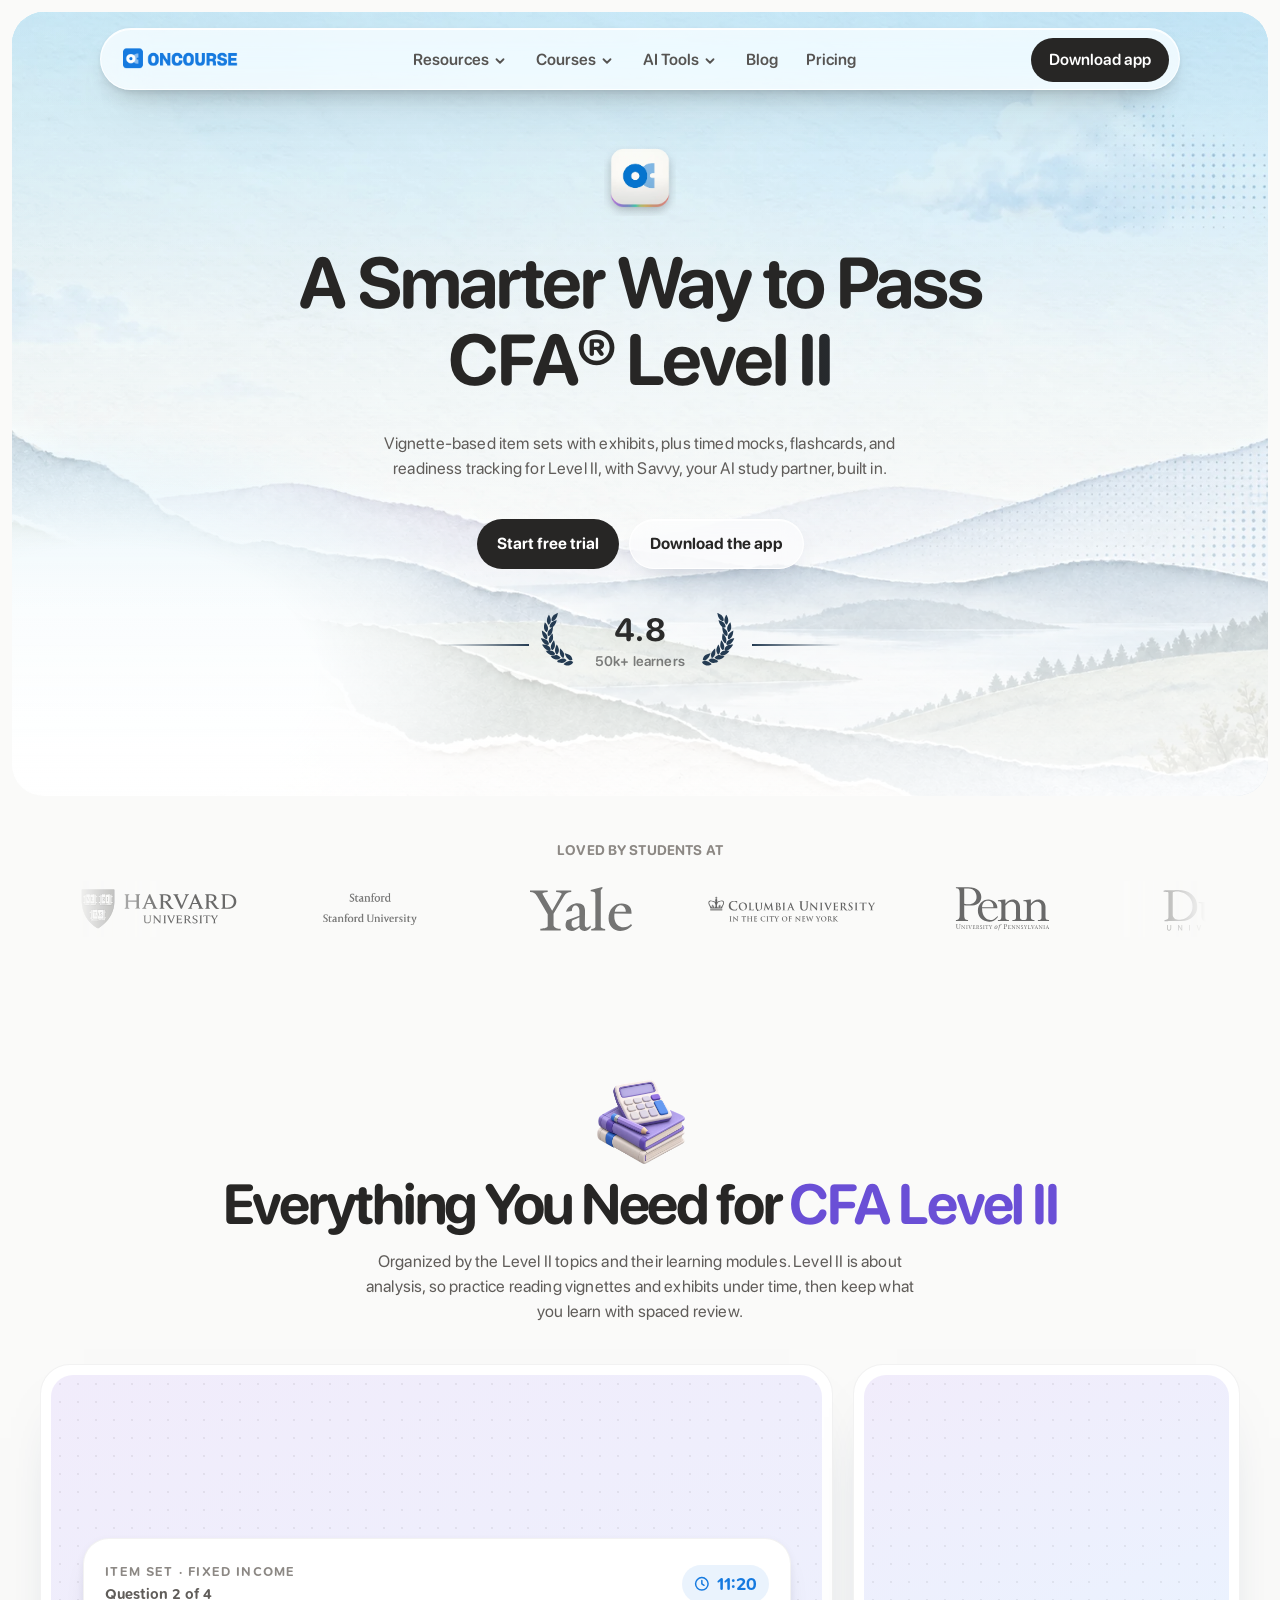
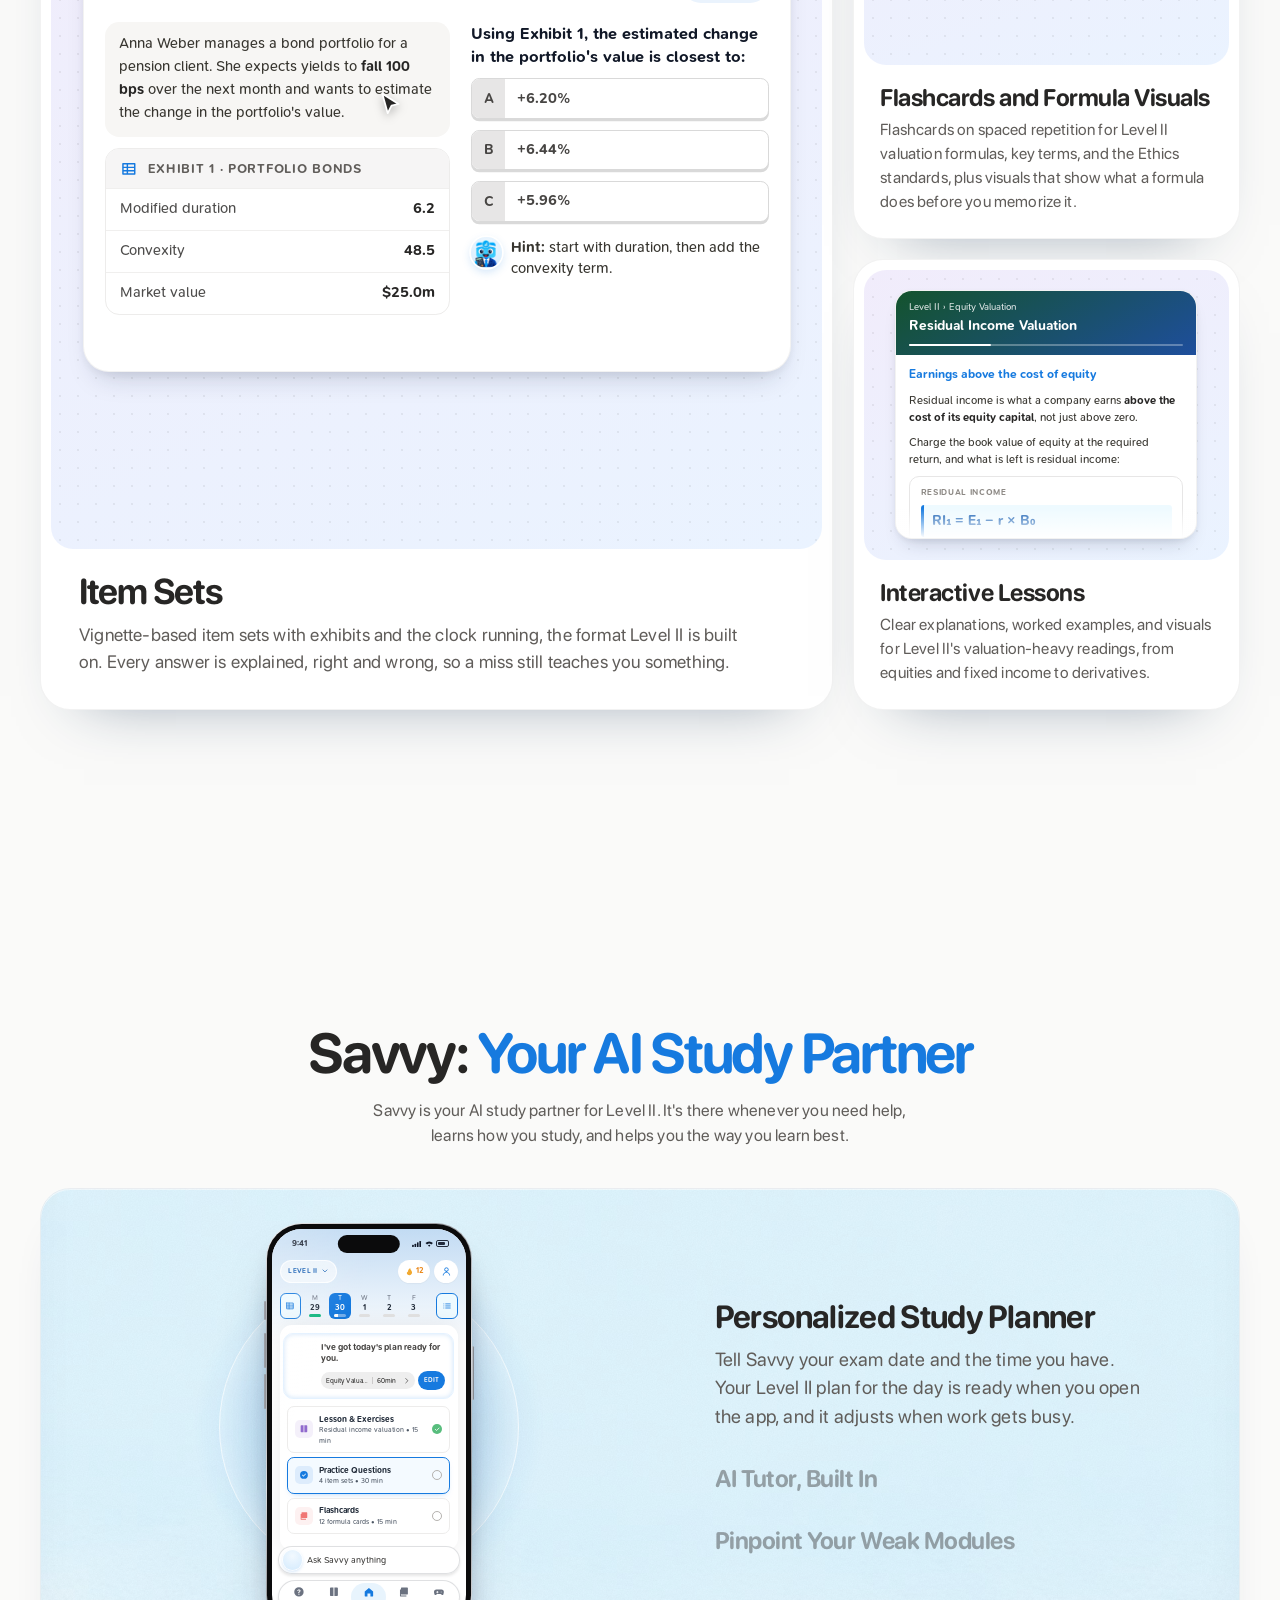
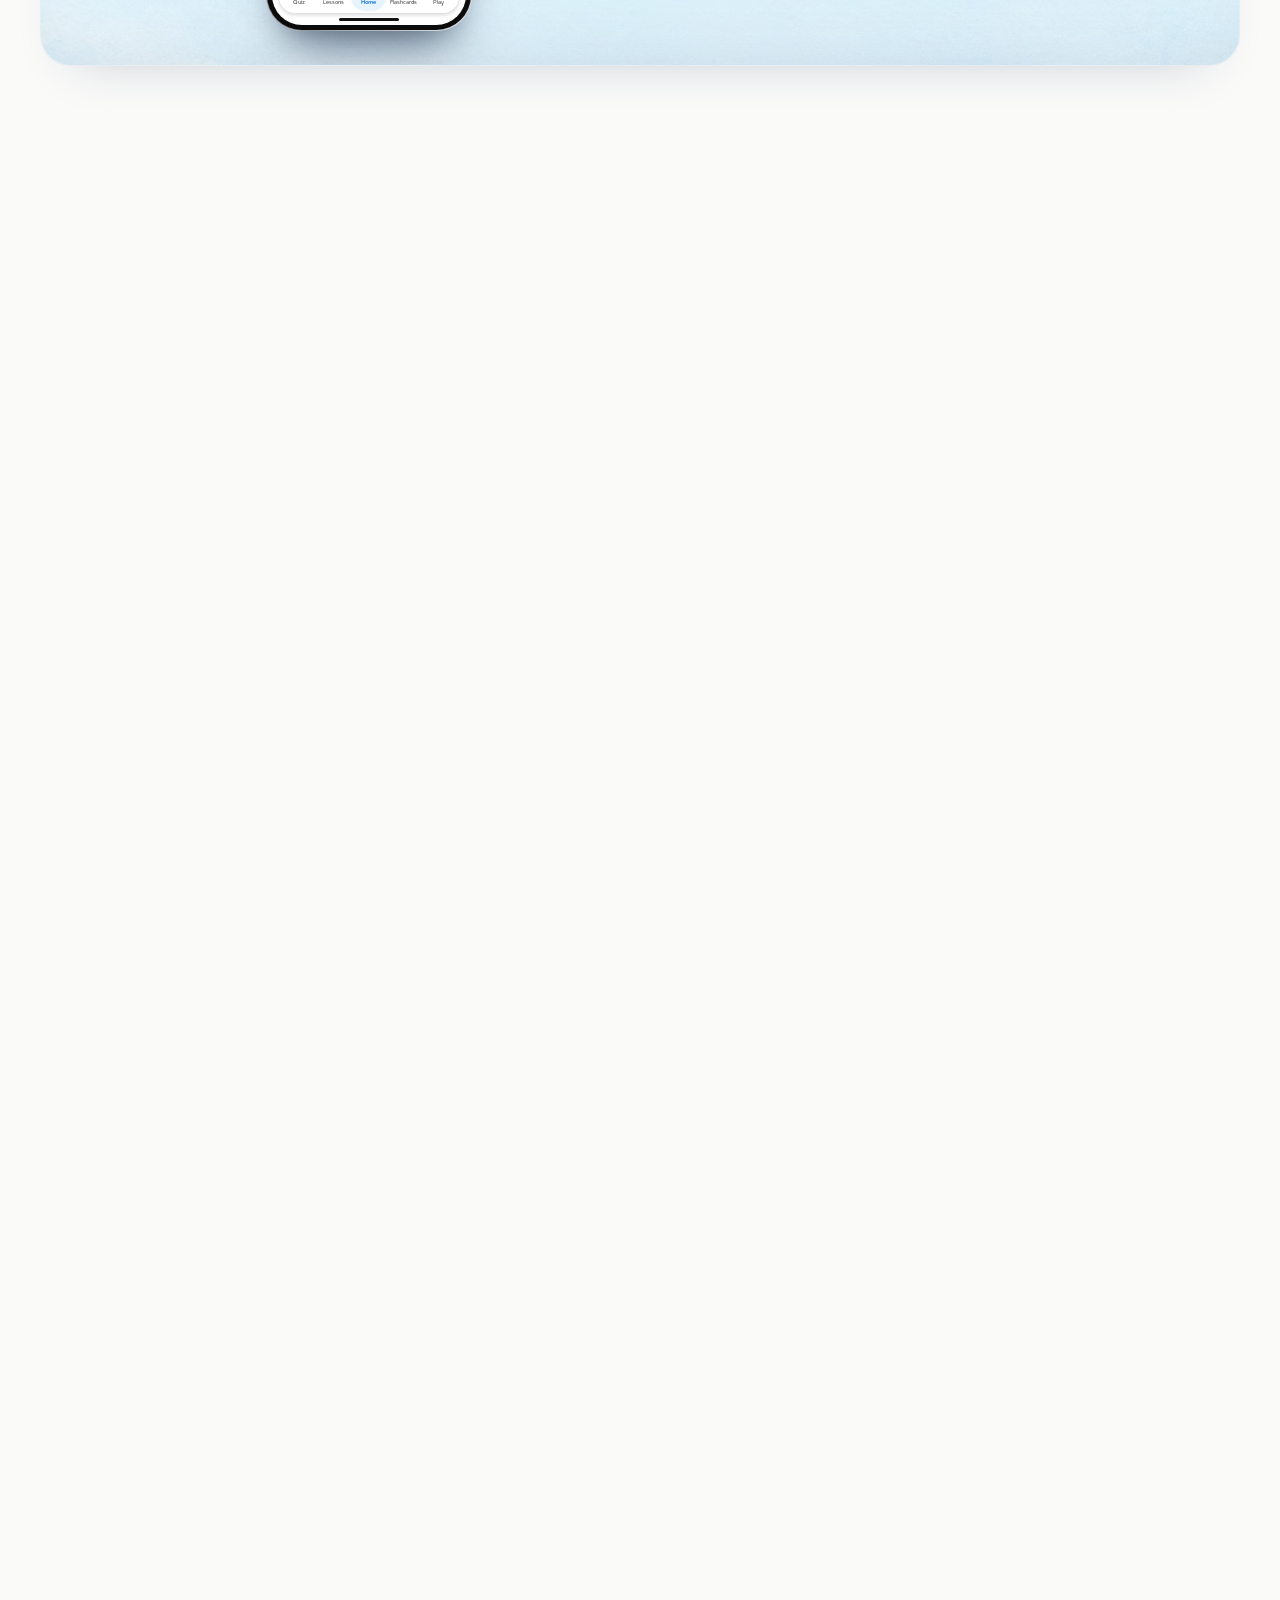
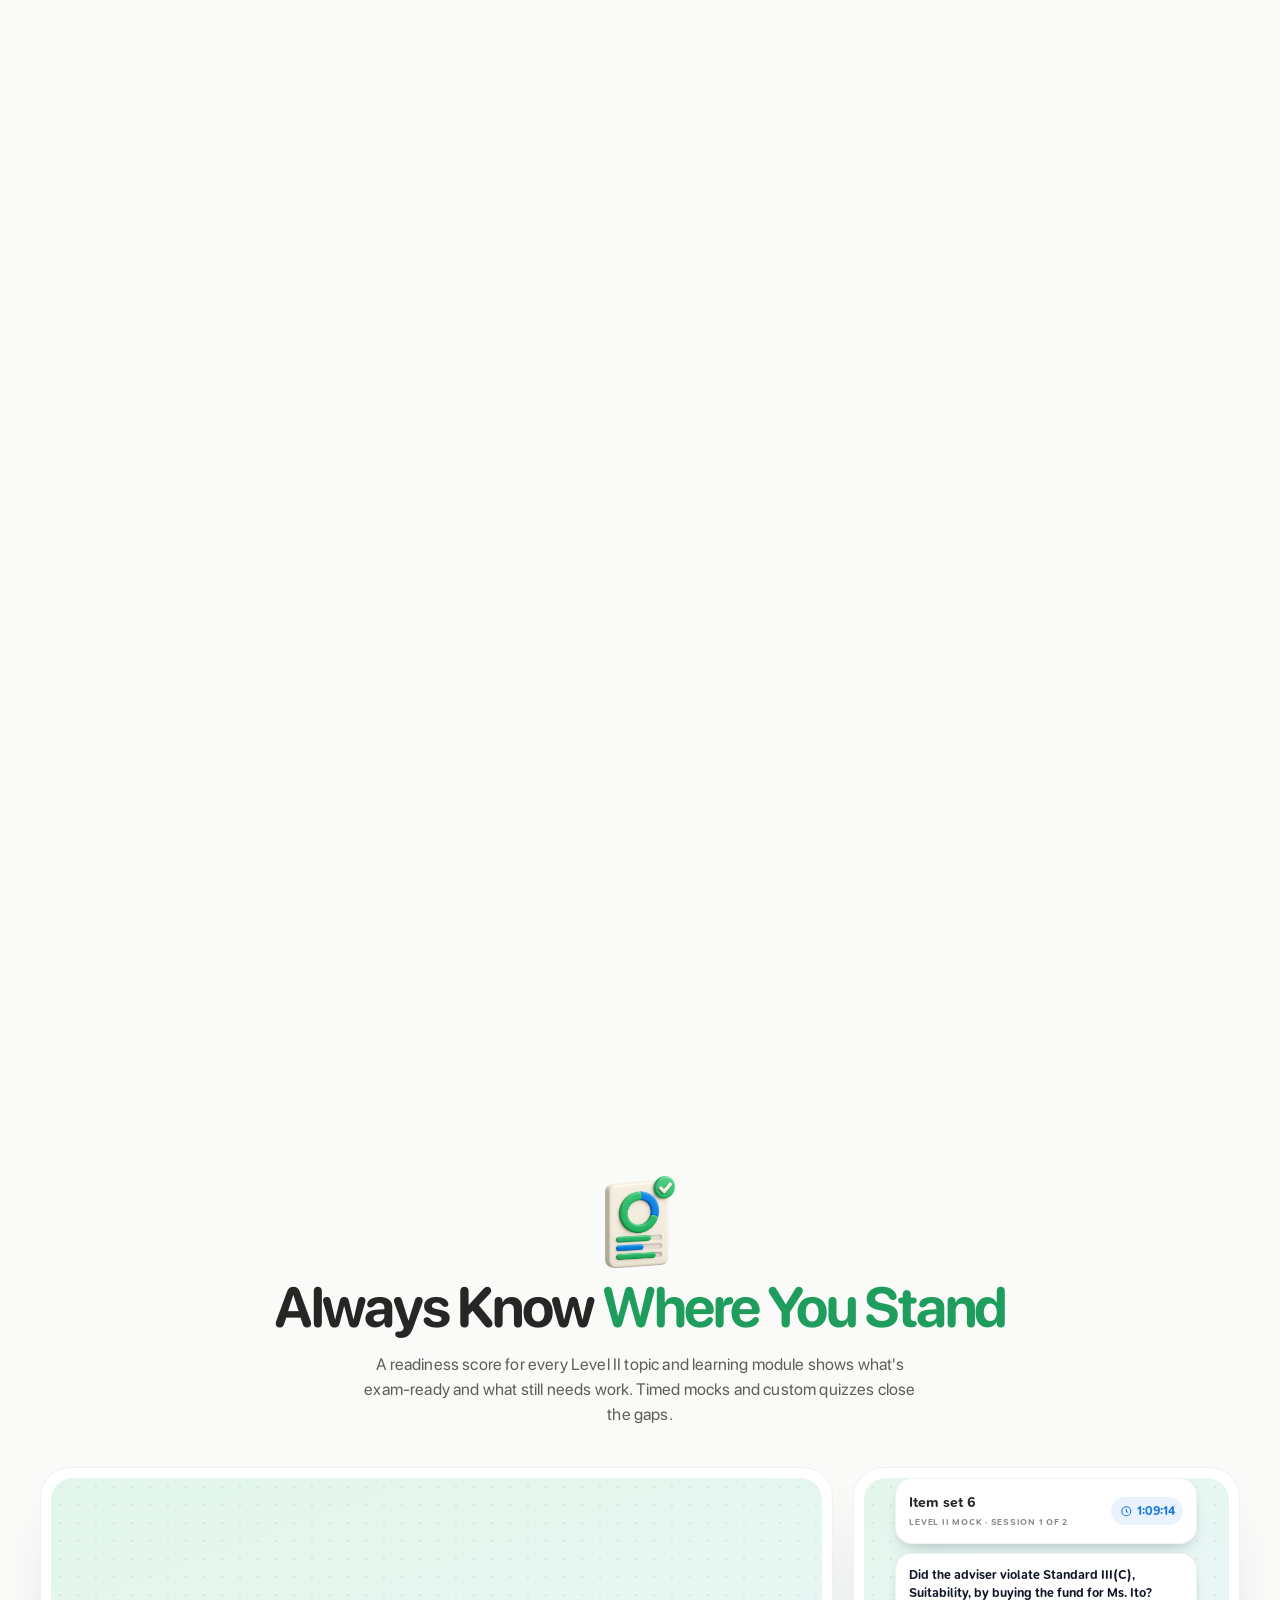
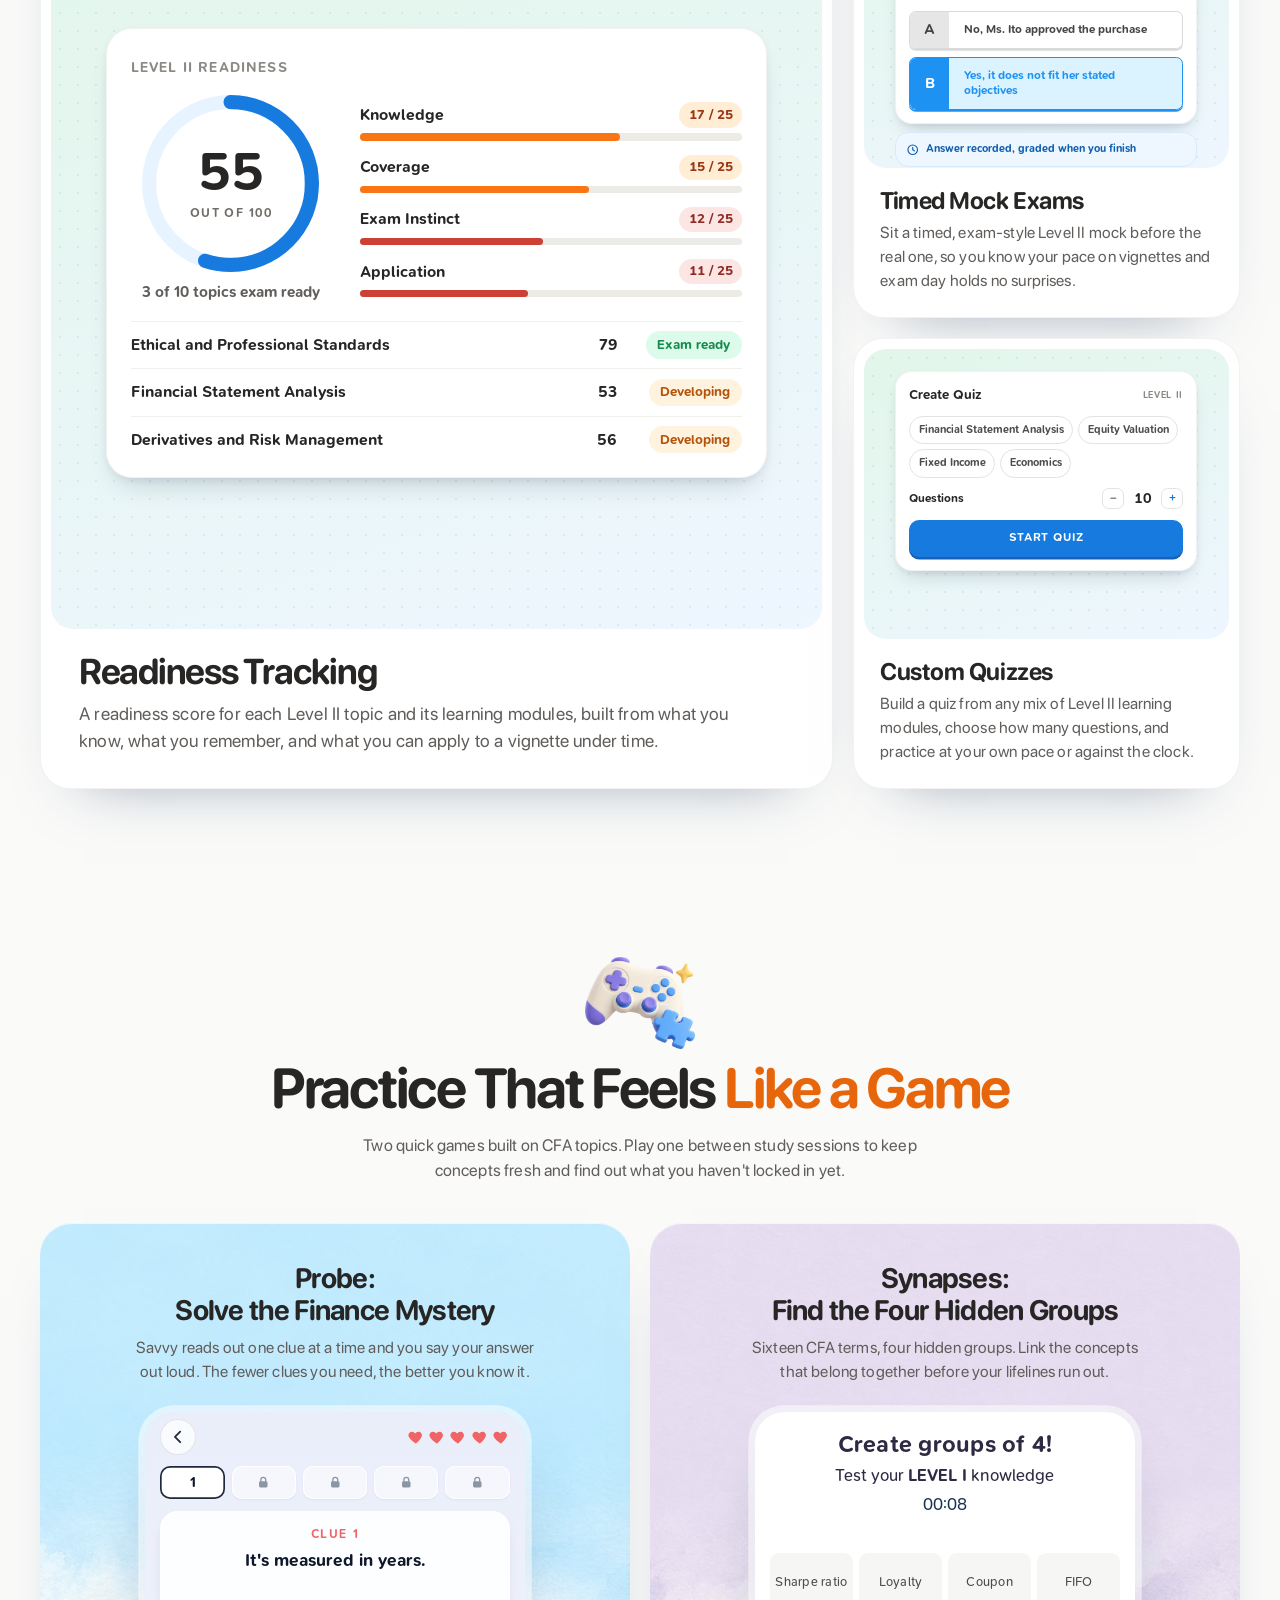
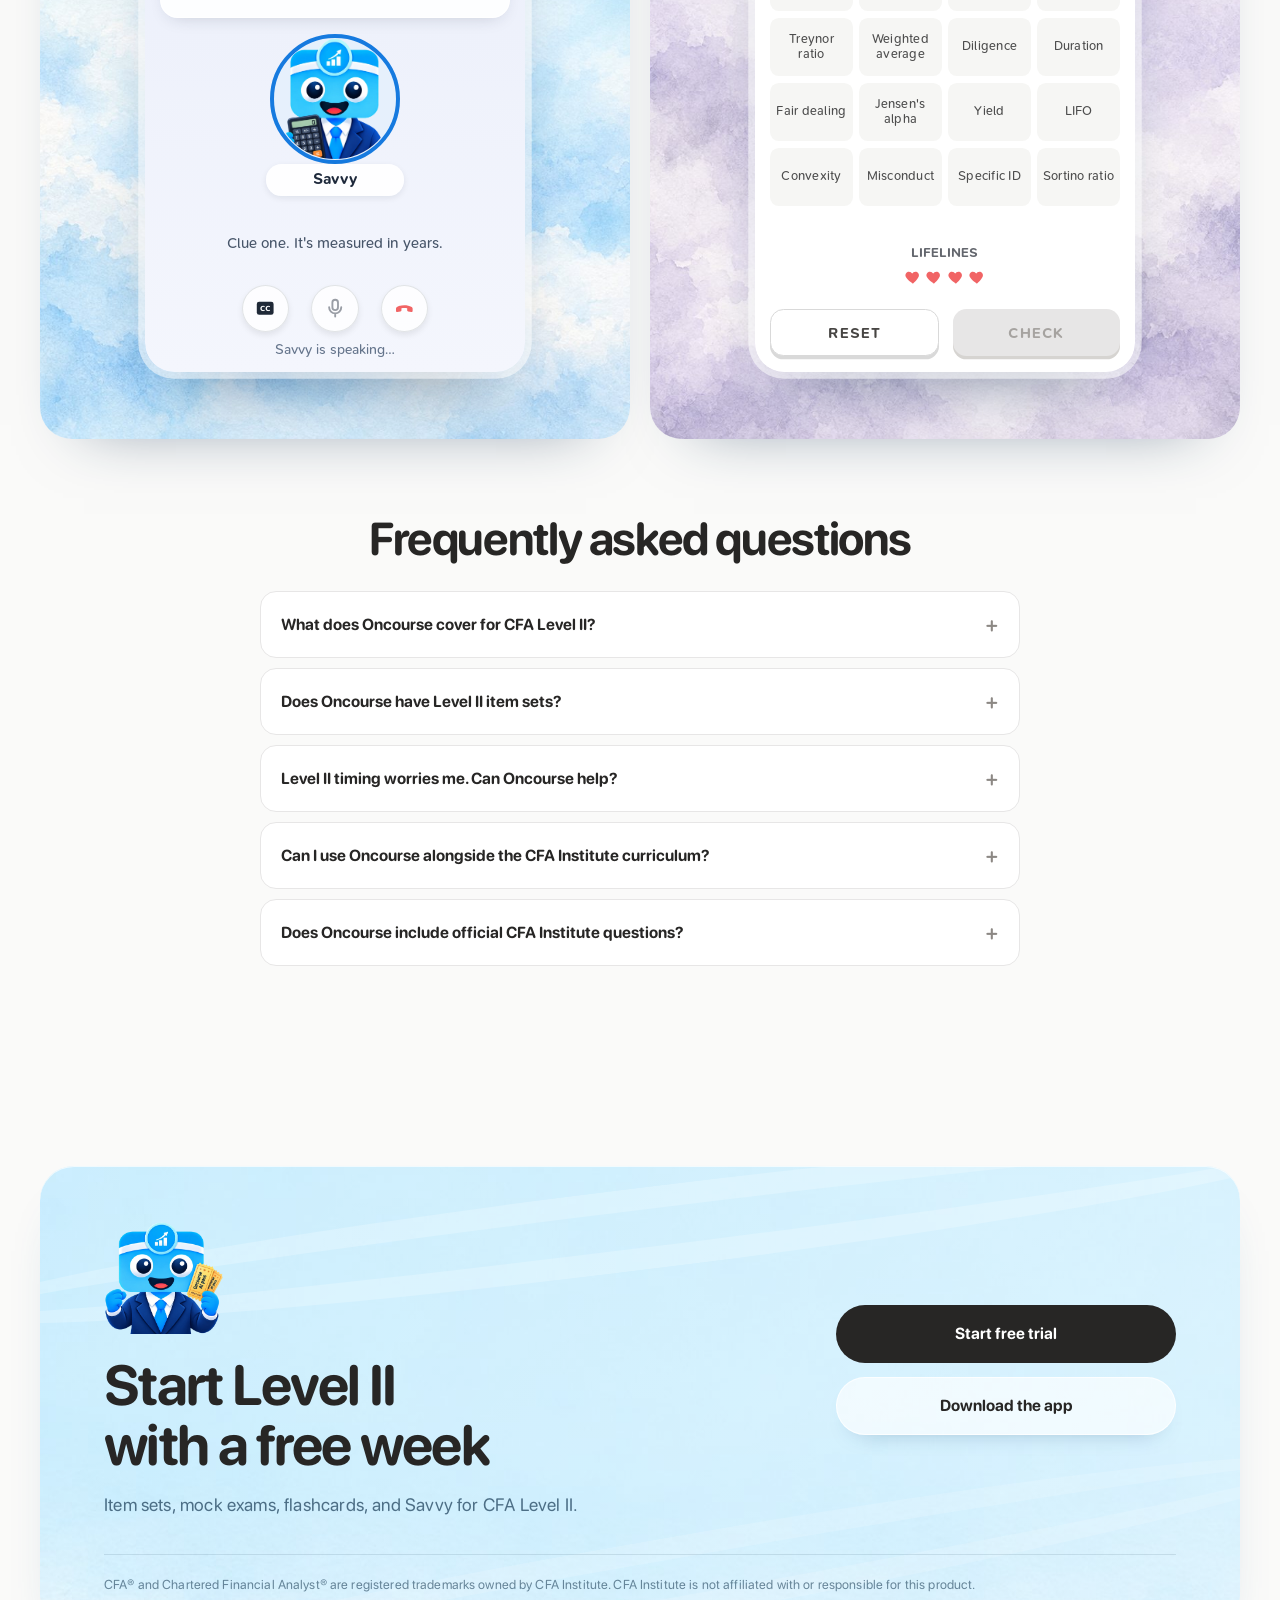
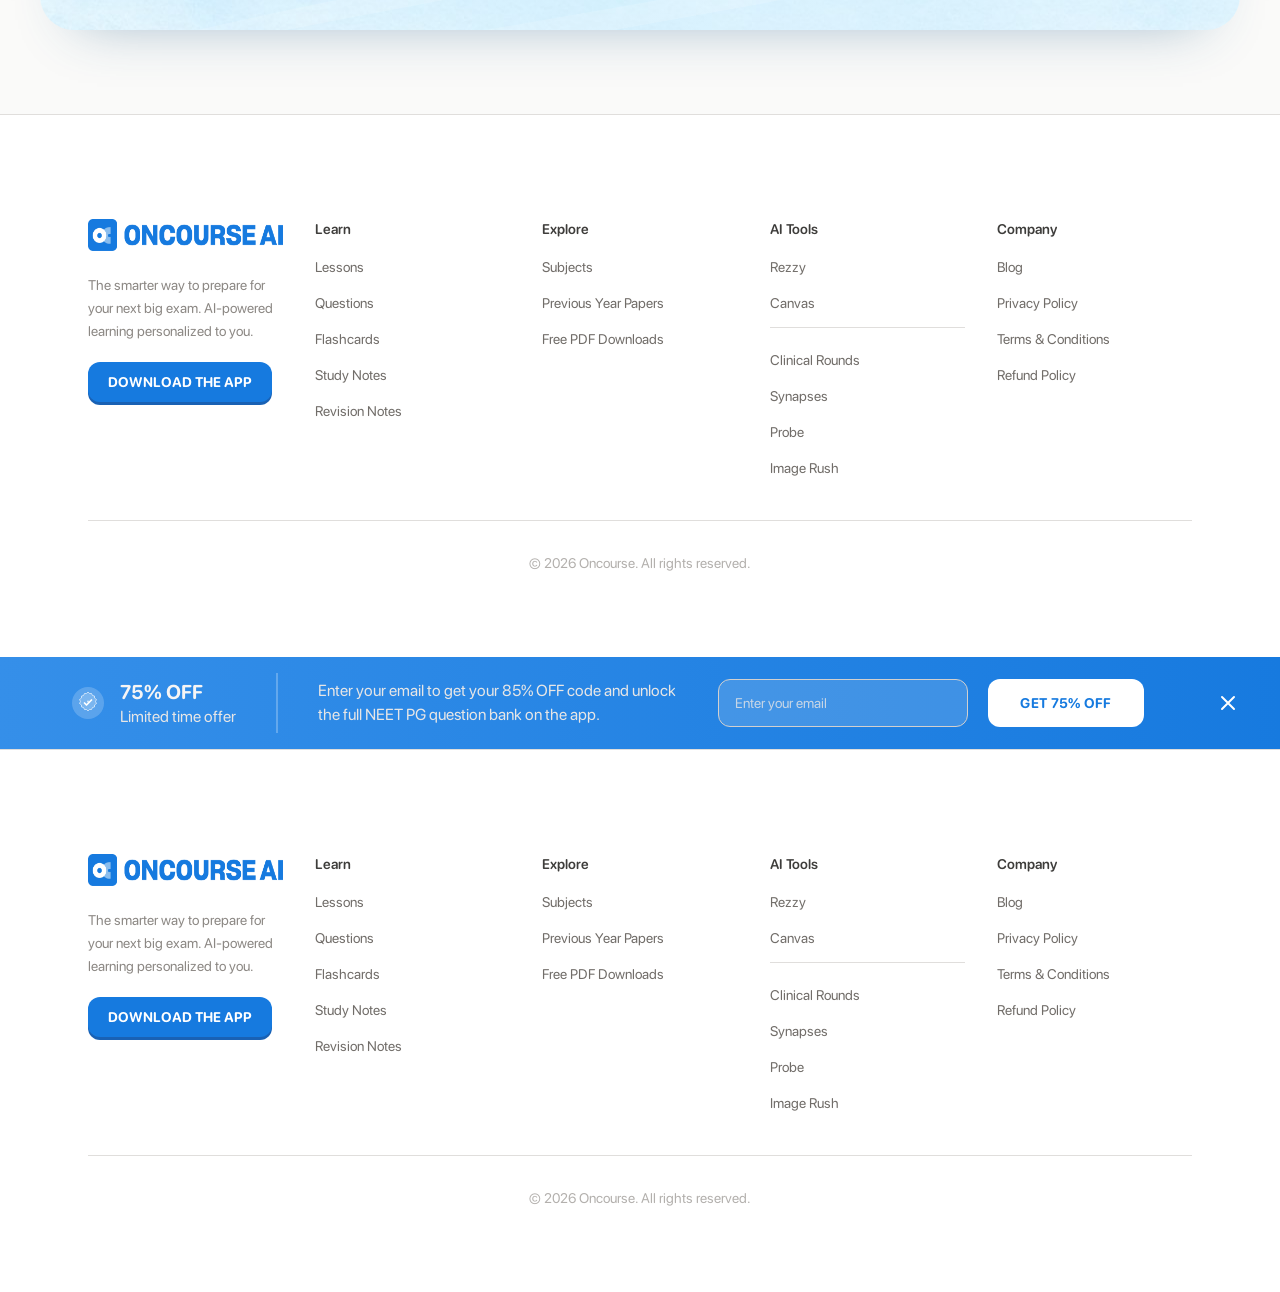
<file: courses/cfa-level-2/index.html>
<!DOCTYPE html><!--4LUVc7qJ_AIHbAXW6MiIP--><html lang="en"><head><meta charSet="utf-8"/><meta name="viewport" content="width=device-width, initial-scale=1"/><link rel="preload" href="/images/marketing/craft-hero-dot-paper.webp" as="image" fetchPriority="high"/><link rel="preload" as="image" href="/oncourse-logo-full.png"/><link rel="preload" as="image" href="/app-icon-name.webp"/><link rel="preload" href="/images/marketing/icons/home-app-icon.webp" as="image"/><link rel="preload" href="/images/marketing/logos/upload-wikimedia-org-harvard-university-logo.svg" as="image"/><link rel="preload" href="/images/marketing/logos/identity-stanford-edu-wordmark.png" as="image"/><link rel="preload" href="/images/marketing/logos/commons-wikimedia-org-yale-university-logo.svg" as="image"/><link rel="preload" href="/images/marketing/logos/commons-wikimedia-org-columbia-university-1754.svg" as="image"/><link rel="preload" as="image" href="/images/marketing/cpa/art/study.webp"/><link rel="preload" as="image" href="/images/marketing/cpa/app/savvy-avatar.webp"/><link rel="stylesheet" href="/_next/static/chunks/50d1596ea4373a87.css" data-precedence="next"/><link rel="preload" as="script" fetchPriority="low" href="/_next/static/chunks/387899140ce0f306.js"/><script src="/_next/static/chunks/93a2e859ecb90504.js" async=""></script><script src="/_next/static/chunks/f08e47175ceb0a33.js" async=""></script><script src="/_next/static/chunks/cb1cbeecb38a31cb.js" async=""></script><script src="/_next/static/chunks/6188ee9476530b80.js" async=""></script><script src="/_next/static/chunks/turbopack-80a96fd9995e78d7.js" async=""></script><script src="/_next/static/chunks/d051ee899f8e5d40.js" async=""></script><script src="/_next/static/chunks/d7790ffb9ef4e5e9.js" async=""></script><script src="/_next/static/chunks/f4141f3d24bfc5e6.js" async=""></script><script src="/_next/static/chunks/81aea0798af78e0c.js" async=""></script><script src="/_next/static/chunks/1033034314d77bd7.js" async=""></script><script src="/_next/static/chunks/0fcbcc961eb5a4a0.js" async=""></script><script src="/_next/static/chunks/6caf919a7d1b4ccf.js" async=""></script><script src="/_next/static/chunks/be111d68eeb55d11.js" async=""></script><link rel="preload" href="/images/marketing/cpa/savvy-planReady.webp" as="image"/><link rel="preload" as="image" href="/images/marketing/cpa/savvy-meet.webp"/><link rel="preload" as="image" href="/images/marketing/cpa/app/savvy-default.webp"/><link rel="preload" as="image" href="/images/marketing/cpa/art/readiness-v2.webp"/><link rel="preload" as="image" href="/images/marketing/cpa/art/games.webp"/><link rel="preload" href="/images/marketing/logos/upload-wikimedia-org-university-of-pennsylvania-wordmark.svg" as="image"/><link rel="preload" href="/images/marketing/logos/upload-wikimedia-org-duke-university-logo.svg" as="image"/><link rel="preload" href="/images/marketing/logos/upload-wikimedia-org-university-of-michigan-logo.svg" as="image"/><link rel="preload" href="/images/marketing/logos/upload-wikimedia-org-university-of-texas-at-austin-logo.svg" as="image"/><link rel="preload" href="/images/marketing/logos/upload-wikimedia-org-university-of-washington-signature.svg" as="image"/><link rel="preload" href="/images/marketing/logos/upload-wikimedia-org-georgetown-university-square-logo.png" as="image"/><link rel="preconnect" href="https://picasso.getoncourse.ai"/><link rel="preconnect" href="https://picasso.getoncourse.ai" crossorigin="anonymous"/><link rel="dns-prefetch" href="https://ipapi.co"/><meta name="theme-color" content="#491369"/><title>CFA Level II Exam Prep (preview) | Oncourse AI</title><meta name="description" content="Free medical lessons and resources for NEET-PG and USMLE preparation"/><link rel="manifest" href="https://getoncourse.ai/site.webmanifest"/><meta name="robots" content="noindex, nofollow"/><link rel="icon" href="https://getoncourse.ai/favicon.ico" type="image/x-icon"/><link rel="icon" href="https://getoncourse.ai/favicon-16x16.png" sizes="16x16" type="image/png"/><link rel="icon" href="https://getoncourse.ai/favicon-32x32.png" sizes="32x32" type="image/png"/><link rel="apple-touch-icon" href="https://getoncourse.ai/apple-touch-icon.png" sizes="180x180" type="image/png"/><script type="application/ld+json">{"@context":"https://schema.org","@type":"Organization","name":"Oncourse AI","alternateName":"Oncourse AI Medical Education","url":"https://getoncourse.ai/lessons","logo":"https://getoncourse.ai/lessons/logo.png","description":"AI-powered medical education platform for NEET-PG, NExT, INI-CET, FMGE preparation","sameAs":["https://x.com/askrezzy","https://www.instagram.com/oncourse_ai/","https://www.youtube.com/@oncourse-learning"],"contactPoint":{"@type":"ContactPoint","contactType":"customer support","email":"hello@getoncourse.ai"}}</script><script type="application/ld+json">{"@context":"https://schema.org","@type":"WebSite","name":"Oncourse AI","url":"https://getoncourse.ai/lessons","potentialAction":{"@type":"SearchAction","target":{"@type":"EntryPoint","urlTemplate":"https://getoncourse.ai/lessons/search?q={search_term_string}"},"query-input":"required name=search_term_string"}}</script><script src="/_next/static/chunks/a6dad97d9634a72d.js" noModule=""></script></head><body><div hidden=""><!--$--><!--/$--></div><!--$!--><template data-dgst="BAILOUT_TO_CLIENT_SIDE_RENDERING"></template><!--/$--><div class="craft-root course-cursor-calculator"><style>
  .course-cursor-calculator, .course-cursor-calculator * { cursor: url("data:image/svg+xml,%3Csvg%20xmlns%3D'http%3A%2F%2Fwww.w3.org%2F2000%2Fsvg'%20width%3D'28'%20height%3D'32'%20viewBox%3D'0%200%2028%2032'%3E%3Crect%20x%3D'1.5'%20y%3D'1.5'%20width%3D'25'%20height%3D'29'%20rx%3D'5'%20fill%3D'%23272625'%20stroke%3D'%23ffffff'%20stroke-width%3D'1.5'%2F%3E%3Crect%20x%3D'5'%20y%3D'5'%20width%3D'18'%20height%3D'7'%20rx%3D'1.8'%20fill%3D'%23DAF3FF'%2F%3E%3Cg%20fill%3D'%23ffffff'%3E%3Crect%20x%3D'5'%20y%3D'15'%20width%3D'4'%20height%3D'3'%20rx%3D'1'%2F%3E%3Crect%20x%3D'12'%20y%3D'15'%20width%3D'4'%20height%3D'3'%20rx%3D'1'%2F%3E%3Crect%20x%3D'19'%20y%3D'15'%20width%3D'4'%20height%3D'3'%20rx%3D'1'%20fill%3D'%23F4BF55'%2F%3E%3Crect%20x%3D'5'%20y%3D'20'%20width%3D'4'%20height%3D'3'%20rx%3D'1'%2F%3E%3Crect%20x%3D'12'%20y%3D'20'%20width%3D'4'%20height%3D'3'%20rx%3D'1'%2F%3E%3Crect%20x%3D'19'%20y%3D'20'%20width%3D'4'%20height%3D'3'%20rx%3D'1'%20fill%3D'%23F4BF55'%2F%3E%3Crect%20x%3D'5'%20y%3D'25'%20width%3D'4'%20height%3D'3'%20rx%3D'1'%2F%3E%3Crect%20x%3D'12'%20y%3D'25'%20width%3D'4'%20height%3D'3'%20rx%3D'1'%2F%3E%3Crect%20x%3D'19'%20y%3D'25'%20width%3D'4'%20height%3D'3'%20rx%3D'1'%20fill%3D'%23F4BF55'%2F%3E%3C%2Fg%3E%3C%2Fsvg%3E") 2 2, auto; }
  .course-cursor-calculator a, .course-cursor-calculator button, .course-cursor-calculator summary, .course-cursor-calculator a *, .course-cursor-calculator button *, .course-cursor-calculator summary * { cursor: url("data:image/svg+xml,%3Csvg%20xmlns%3D'http%3A%2F%2Fwww.w3.org%2F2000%2Fsvg'%20width%3D'28'%20height%3D'32'%20viewBox%3D'0%200%2028%2032'%3E%3Crect%20x%3D'1.5'%20y%3D'1.5'%20width%3D'25'%20height%3D'29'%20rx%3D'5'%20fill%3D'%23167ADF'%20stroke%3D'%23ffffff'%20stroke-width%3D'1.5'%2F%3E%3Crect%20x%3D'5'%20y%3D'5'%20width%3D'18'%20height%3D'7'%20rx%3D'1.8'%20fill%3D'%238FDFFF'%2F%3E%3Cg%20fill%3D'%23ffffff'%3E%3Crect%20x%3D'5'%20y%3D'15'%20width%3D'4'%20height%3D'3'%20rx%3D'1'%2F%3E%3Crect%20x%3D'12'%20y%3D'15'%20width%3D'4'%20height%3D'3'%20rx%3D'1'%2F%3E%3Crect%20x%3D'19'%20y%3D'15'%20width%3D'4'%20height%3D'3'%20rx%3D'1'%20fill%3D'%23F4BF55'%2F%3E%3Crect%20x%3D'5'%20y%3D'20'%20width%3D'4'%20height%3D'3'%20rx%3D'1'%2F%3E%3Crect%20x%3D'12'%20y%3D'20'%20width%3D'4'%20height%3D'3'%20rx%3D'1'%2F%3E%3Crect%20x%3D'19'%20y%3D'20'%20width%3D'4'%20height%3D'3'%20rx%3D'1'%20fill%3D'%23F4BF55'%2F%3E%3Crect%20x%3D'5'%20y%3D'25'%20width%3D'4'%20height%3D'3'%20rx%3D'1'%2F%3E%3Crect%20x%3D'12'%20y%3D'25'%20width%3D'4'%20height%3D'3'%20rx%3D'1'%2F%3E%3Crect%20x%3D'19'%20y%3D'25'%20width%3D'4'%20height%3D'3'%20rx%3D'1'%20fill%3D'%23F4BF55'%2F%3E%3C%2Fg%3E%3C%2Fsvg%3E") 2 2, pointer; }
  .course-cursor-calculator input, .course-cursor-calculator textarea { cursor: text; }
</style><style>@font-face{font-family:"Craft SF Pro Rounded";src:url("/fonts/craft/SF-Pro-Rounded-Regular.woff2") format("woff2");font-weight:400;font-display:swap}@font-face{font-family:"Craft SF Pro Rounded";src:url("/fonts/craft/SF-Pro-Rounded-Medium.woff2") format("woff2");font-weight:500;font-display:swap}@font-face{font-family:"Craft SF Pro Rounded";src:url("/fonts/craft/SF-Pro-Rounded-Semibold.woff2") format("woff2");font-weight:600;font-display:swap}@font-face{font-family:"Craft SF Pro Rounded";src:url("/fonts/craft/SF-Pro-Rounded-Bold.woff2") format("woff2");font-weight:700 900;font-display:swap}</style><div class="craft-nav"><div class="pointer-events-none fixed inset-x-0 top-[14px] z-50 flex justify-center px-4"><nav aria-label="Primary navigation" class="pointer-events-auto relative w-full max-w-[1080px] overflow-hidden rounded-[32px] border border-white/85 bg-white/72 backdrop-blur-[22px] backdrop-saturate-[160%] transition-[height,box-shadow] duration-200 ease-[cubic-bezier(.23,1,.32,1)] h-[62px] shadow-[inset_0_1px_0_rgba(255,255,255,.96),0_2px_5px_rgba(39,38,37,.08),0_13px_24px_-11px_rgba(39,38,37,.28),0_30px_54px_-27px_rgba(39,38,37,.34)]" style="font-family:var(--font-sf-pro-rounded), ui-rounded, &quot;SF Pro Rounded&quot;, system-ui, sans-serif"><div class="flex h-[62px] items-center justify-between pl-[22px] pr-[10px] max-[600px]:pl-3 max-[600px]:pr-2"><a aria-label="Go to Oncourse home page" class="flex min-h-11 shrink-0 items-center" href="/"><img src="/oncourse-logo-full.png" alt="Oncourse AI" class="h-[26px] w-auto max-[600px]:h-[21px] max-[600px]:max-w-[136px]"/></a><div class="flex items-center gap-1 max-[900px]:hidden"><button type="button" aria-expanded="false" aria-controls="resources-menu" class="rounded-[10px] px-3 py-2 text-[16px] font-semibold leading-6 text-[#565452] transition-colors hover:bg-white/60 hover:text-[#272625] ">Resources<!-- --> <svg class="inline-block h-4 w-4 shrink-0 fill-none stroke-current transition-transform duration-200 " viewBox="0 0 16 16" aria-hidden="true"><path d="m4.5 6.25 3.5 3.5 3.5-3.5" stroke-width="1.8" stroke-linecap="round" stroke-linejoin="round"></path></svg></button><button type="button" aria-expanded="false" aria-controls="courses-menu" class="rounded-[10px] px-3 py-2 text-[16px] font-semibold leading-6 text-[#565452] transition-colors hover:bg-white/60 hover:text-[#272625] ">Courses<!-- --> <svg class="inline-block h-4 w-4 shrink-0 fill-none stroke-current transition-transform duration-200 " viewBox="0 0 16 16" aria-hidden="true"><path d="m4.5 6.25 3.5 3.5 3.5-3.5" stroke-width="1.8" stroke-linecap="round" stroke-linejoin="round"></path></svg></button><button type="button" aria-expanded="false" aria-controls="ai-tools-menu" class="rounded-[10px] px-3 py-2 text-[16px] font-semibold leading-6 text-[#565452] transition-colors hover:bg-white/60 hover:text-[#272625] ">AI Tools<!-- --> <svg class="inline-block h-4 w-4 shrink-0 fill-none stroke-current transition-transform duration-200 " viewBox="0 0 16 16" aria-hidden="true"><path d="m4.5 6.25 3.5 3.5 3.5-3.5" stroke-width="1.8" stroke-linecap="round" stroke-linejoin="round"></path></svg></button><a class="rounded-[10px] px-3 py-2 text-[16px] font-semibold text-[#565452] hover:bg-white/60 hover:text-[#272625]" href="/blog/">Blog</a><a class="rounded-[10px] px-3 py-2 text-[16px] font-semibold text-[#565452] hover:bg-white/60 hover:text-[#272625]" href="/pricing/">Pricing</a></div><div class="flex items-center gap-[10px]"><a href="https://oncourse.onelink.me/xW0t/0228acqq" target="_blank" rel="noopener noreferrer" class="rounded-full bg-[#272625] px-[18px] py-[10px] text-[16px] font-semibold text-white transition-colors hover:bg-black max-[600px]:px-[13px] max-[600px]:py-[9px]"><span class="max-[600px]:hidden">Download app</span><span class="hidden max-[600px]:inline">Get app</span></a><button type="button" aria-label="Open menu" aria-expanded="false" aria-controls="mobile-nav-panel" class="relative hidden h-11 w-11 place-items-center rounded-full text-[#272625] max-[900px]:grid"><span aria-hidden="true" class="relative block h-[18px] w-6"><i class="absolute left-0 top-px h-0.5 w-6 rounded-full bg-current transition-transform "></i><i class="absolute left-0 top-2 h-0.5 w-6 rounded-full bg-current transition-opacity "></i><i class="absolute left-0 top-[15px] h-0.5 w-6 rounded-full bg-current transition-transform "></i></span></button></div></div><div id="resources-menu" aria-hidden="true" class="absolute inset-x-0 top-[62px] grid h-[calc(100%-62px)] min-h-0 grid-cols-[176px_1fr] gap-0 px-3 pb-[14px] transition-all duration-150 max-[900px]:hidden invisible pointer-events-none -translate-y-[7px] opacity-0"><div class="flex min-h-0 flex-col gap-1 border-r border-[#27262514] py-[10px] pr-3"><button type="button" class="group flex items-center gap-[11px] rounded-[13px] px-[10px] py-[9px] text-left text-[16px] font-semibold leading-5 text-[#565452] bg-white/80 text-[#272625]"><svg class="h-[21px] w-[21px]" viewBox="0 0 24 24" aria-hidden="true" fill="none" stroke="currentColor" stroke-width="1.8" stroke-linecap="round" stroke-linejoin="round"><path d="M4 5.5c2.8-.7 5.3-.2 8 1.4v12.5c-2.7-1.6-5.2-2.1-8-1.4V5.5Z"></path><path d="M20 5.5c-2.8-.7-5.3-.2-8 1.4v12.5c2.7-1.6 5.2-2.1 8-1.4V5.5Z"></path></svg>Lessons<svg class="inline-block h-4 w-4 shrink-0 fill-none stroke-current transition-transform duration-200 ml-auto -rotate-90 group-hover:translate-x-0.5" viewBox="0 0 16 16" aria-hidden="true"><path d="m4.5 6.25 3.5 3.5 3.5-3.5" stroke-width="1.8" stroke-linecap="round" stroke-linejoin="round"></path></svg></button><button type="button" class="group flex items-center gap-[11px] rounded-[13px] px-[10px] py-[9px] text-left text-[16px] font-semibold leading-5 text-[#565452] "><svg class="h-[21px] w-[21px]" viewBox="0 0 24 24" aria-hidden="true" fill="none" stroke="currentColor" stroke-width="1.8" stroke-linecap="round" stroke-linejoin="round"><circle cx="12" cy="12" r="8.5"></circle><path d="M9.8 9a2.4 2.4 0 1 1 3.4 2.2c-.9.4-1.2 1-1.2 1.8"></path><path d="M12 16.8h.01"></path></svg>Questions<svg class="inline-block h-4 w-4 shrink-0 fill-none stroke-current transition-transform duration-200 ml-auto -rotate-90 group-hover:translate-x-0.5" viewBox="0 0 16 16" aria-hidden="true"><path d="m4.5 6.25 3.5 3.5 3.5-3.5" stroke-width="1.8" stroke-linecap="round" stroke-linejoin="round"></path></svg></button><button type="button" class="group flex items-center gap-[11px] rounded-[13px] px-[10px] py-[9px] text-left text-[16px] font-semibold leading-5 text-[#565452] "><svg class="h-[21px] w-[21px]" viewBox="0 0 24 24" aria-hidden="true" fill="none" stroke="currentColor" stroke-width="1.8" stroke-linecap="round" stroke-linejoin="round"><rect x="6" y="4" width="14" height="14" rx="2.2"></rect><path d="M9 8h8M9 12h5M4 8v10a2 2 0 0 0 2 2h10"></path></svg>Flashcards<svg class="inline-block h-4 w-4 shrink-0 fill-none stroke-current transition-transform duration-200 ml-auto -rotate-90 group-hover:translate-x-0.5" viewBox="0 0 16 16" aria-hidden="true"><path d="m4.5 6.25 3.5 3.5 3.5-3.5" stroke-width="1.8" stroke-linecap="round" stroke-linejoin="round"></path></svg></button><span class="mx-1.5 my-[7px] h-px bg-[#27262514]"></span><a class="flex items-center gap-[11px] rounded-[13px] px-[10px] py-[9px] text-[16px] font-semibold leading-5 text-[#565452] hover:bg-white/60 hover:text-[#272625]" href="/previous-year-papers/"><svg class="h-[21px] w-[21px]" viewBox="0 0 24 24" aria-hidden="true" fill="none" stroke="currentColor" stroke-width="1.8" stroke-linecap="round" stroke-linejoin="round"><path d="M5 5h12a2 2 0 0 1 2 2v12H7a2 2 0 0 1-2-2Z"></path><path d="M8 9h8M8 13h8M8 17h5"></path></svg>Previous Papers</a><a class="flex items-center gap-[11px] rounded-[13px] px-[10px] py-[9px] text-[16px] font-semibold leading-5 text-[#565452] hover:bg-white/60 hover:text-[#272625]" href="/resources/"><svg class="h-[21px] w-[21px]" viewBox="0 0 24 24" aria-hidden="true" fill="none" stroke="currentColor" stroke-width="1.8" stroke-linecap="round" stroke-linejoin="round"><path d="M7 3.5h7l4 4V20H7Z"></path><path d="M14 3.5V8h4M10 12h5M10 15.5h5"></path></svg>Free PDFs</a></div><div class="min-h-0 overflow-y-auto px-6 pb-[26px] pt-[14px] [scrollbar-color:rgba(39,38,37,.22)_transparent] [scrollbar-width:thin]"><section class=""><h3 class="mb-[10px] grid grid-cols-[25px_1fr] items-center gap-[9px] text-[16px] font-bold tracking-[-.01em] text-[#272625]"><svg class="h-5 w-5" viewBox="0 0 24 24" aria-hidden="true" fill="none" stroke="currentColor" stroke-width="1.8" stroke-linecap="round" stroke-linejoin="round"><path d="M6 4v5a4 4 0 0 0 8 0V4M4.5 4h3M12.5 4h3M10 13v2.2a4 4 0 0 0 8 0v-1"></path><circle cx="18" cy="12.5" r="1.5"></circle></svg>USMLE</h3><div class="grid grid-cols-4 gap-x-[18px] gap-y-1"><a class="py-1 text-[16px] font-medium leading-[1.3] text-[#565452] hover:text-[#125e9a]" href="/lessons/us-medical-pg/anatomy/">Anatomy</a><a class="py-1 text-[16px] font-medium leading-[1.3] text-[#565452] hover:text-[#125e9a]" href="/lessons/us-medical-pg/physiology/">Physiology</a><a class="py-1 text-[16px] font-medium leading-[1.3] text-[#565452] hover:text-[#125e9a]" href="/lessons/us-medical-pg/biochemistry/">Biochemistry</a><a class="py-1 text-[16px] font-medium leading-[1.3] text-[#565452] hover:text-[#125e9a]" href="/lessons/us-medical-pg/pathology/">Pathology</a><a class="py-1 text-[16px] font-medium leading-[1.3] text-[#565452] hover:text-[#125e9a]" href="/lessons/us-medical-pg/pharmacology/">Pharmacology</a><a class="py-1 text-[16px] font-medium leading-[1.3] text-[#565452] hover:text-[#125e9a]" href="/lessons/us-medical-pg/microbiology/">Microbiology</a><a class="py-1 text-[16px] font-medium leading-[1.3] text-[#565452] hover:text-[#125e9a]" href="/lessons/us-medical-pg/behavioral-science/">Behavioral Science</a><a class="py-1 text-[16px] font-medium leading-[1.3] text-[#565452] hover:text-[#125e9a]" href="/lessons/us-medical-pg/pediatrics/">Pediatrics</a><a class="py-1 text-[16px] font-medium leading-[1.3] text-[#565452] hover:text-[#125e9a]" href="/lessons/us-medical-pg/obgyn/">OB/GYN</a><a class="py-1 text-[16px] font-medium leading-[1.3] text-[#565452] hover:text-[#125e9a]" href="/lessons/us-medical-pg/psychiatry/">Psychiatry</a><a class="py-1 text-[16px] font-medium leading-[1.3] text-[#565452] hover:text-[#125e9a]" href="/lessons/us-medical-pg/internal-medicine/">Internal Medicine</a><a class="py-1 text-[16px] font-medium leading-[1.3] text-[#565452] hover:text-[#125e9a]" href="/lessons/us-medical-pg/surgery/">Surgery</a><a class="py-1 text-[16px] font-medium leading-[1.3] text-[#565452] hover:text-[#125e9a]" href="/lessons/us-medical-pg/diagnosis/">Diagnosis</a><a class="py-1 text-[16px] font-medium leading-[1.3] text-[#565452] hover:text-[#125e9a]" href="/lessons/us-medical-pg/management/">Management</a><a class="py-1 text-[16px] font-medium leading-[1.3] text-[#565452] hover:text-[#125e9a]" href="/lessons/us-medical-pg/biostatistics/">Biostatistics</a><a class="py-1 text-[16px] font-medium leading-[1.3] text-[#565452] hover:text-[#125e9a]" href="/lessons/us-medical-pg/patient-safety/">Patient Safety</a><a class="py-1 text-[16px] font-medium leading-[1.3] text-[#565452] hover:text-[#125e9a]" href="/lessons/us-medical-pg/ccs-cases/">CCS Cases</a></div></section><section class="mt-[22px]"><h3 class="mb-[10px] grid grid-cols-[25px_1fr] items-center gap-[9px] text-[16px] font-bold tracking-[-.01em] text-[#272625]"><svg class="h-5 w-5" viewBox="0 0 24 24" aria-hidden="true" fill="none" stroke="currentColor" stroke-width="1.8" stroke-linecap="round" stroke-linejoin="round"><path d="M20.5 5.7c-2.1-2.1-5.5-1.9-7.4.4L12 7.4l-1.1-1.3C9 3.8 5.6 3.6 3.5 5.7c-2.3 2.3-2 6 .2 8.2L12 21l8.3-7.1c2.2-2.2 2.5-5.9.2-8.2Z"></path></svg>Indian Medical PG</h3><div class="grid grid-cols-4 gap-x-[18px] gap-y-1"><a class="py-1 text-[16px] font-medium leading-[1.3] text-[#565452] hover:text-[#125e9a]" href="/lessons/indian-medical-pg/anatomy/">Anatomy</a><a class="py-1 text-[16px] font-medium leading-[1.3] text-[#565452] hover:text-[#125e9a]" href="/lessons/indian-medical-pg/physiology/">Physiology</a><a class="py-1 text-[16px] font-medium leading-[1.3] text-[#565452] hover:text-[#125e9a]" href="/lessons/indian-medical-pg/biochemistry/">Biochemistry</a><a class="py-1 text-[16px] font-medium leading-[1.3] text-[#565452] hover:text-[#125e9a]" href="/lessons/indian-medical-pg/pharmacology/">Pharmacology</a><a class="py-1 text-[16px] font-medium leading-[1.3] text-[#565452] hover:text-[#125e9a]" href="/lessons/indian-medical-pg/microbiology/">Microbiology</a><a class="py-1 text-[16px] font-medium leading-[1.3] text-[#565452] hover:text-[#125e9a]" href="/lessons/indian-medical-pg/pathology/">Pathology</a><a class="py-1 text-[16px] font-medium leading-[1.3] text-[#565452] hover:text-[#125e9a]" href="/lessons/indian-medical-pg/forensic-medicine/">Forensic Medicine</a><a class="py-1 text-[16px] font-medium leading-[1.3] text-[#565452] hover:text-[#125e9a]" href="/lessons/indian-medical-pg/community-medicine/">Community Medicine</a><a class="py-1 text-[16px] font-medium leading-[1.3] text-[#565452] hover:text-[#125e9a]" href="/lessons/indian-medical-pg/dermatology/">Dermatology</a><a class="py-1 text-[16px] font-medium leading-[1.3] text-[#565452] hover:text-[#125e9a]" href="/lessons/indian-medical-pg/general-medicine/">General Medicine</a><a class="py-1 text-[16px] font-medium leading-[1.3] text-[#565452] hover:text-[#125e9a]" href="/lessons/indian-medical-pg/psychiatry/">Psychiatry</a><a class="py-1 text-[16px] font-medium leading-[1.3] text-[#565452] hover:text-[#125e9a]" href="/lessons/indian-medical-pg/surgery/">Surgery</a><a class="py-1 text-[16px] font-medium leading-[1.3] text-[#565452] hover:text-[#125e9a]" href="/lessons/indian-medical-pg/anesthesiology/">Anesthesiology</a><a class="py-1 text-[16px] font-medium leading-[1.3] text-[#565452] hover:text-[#125e9a]" href="/lessons/indian-medical-pg/radiology/">Radiology</a><a class="py-1 text-[16px] font-medium leading-[1.3] text-[#565452] hover:text-[#125e9a]" href="/lessons/indian-medical-pg/orthopaedics/">Orthopedics</a><a class="py-1 text-[16px] font-medium leading-[1.3] text-[#565452] hover:text-[#125e9a]" href="/lessons/indian-medical-pg/obstetrics-and-gynecology/">OB-GYN</a><a class="py-1 text-[16px] font-medium leading-[1.3] text-[#565452] hover:text-[#125e9a]" href="/lessons/indian-medical-pg/pediatrics/">Pediatrics</a><a class="py-1 text-[16px] font-medium leading-[1.3] text-[#565452] hover:text-[#125e9a]" href="/lessons/indian-medical-pg/ophthalmology/">Ophthalmology</a><a class="py-1 text-[16px] font-medium leading-[1.3] text-[#565452] hover:text-[#125e9a]" href="/lessons/indian-medical-pg/ent/">ENT</a><a class="py-1 text-[16px] font-medium leading-[1.3] text-[#565452] hover:text-[#125e9a]" href="/lessons/indian-medical-pg/internal-medicine/">Internal Medicine</a></div></section><section class="mt-[22px]"><h3 class="mb-[10px] grid grid-cols-[25px_1fr] items-center gap-[9px] text-[16px] font-bold tracking-[-.01em] text-[#272625]"><svg class="h-5 w-5" viewBox="0 0 24 24" aria-hidden="true" fill="none" stroke="currentColor" stroke-width="1.8" stroke-linecap="round" stroke-linejoin="round"><path d="M5 21V4M6 5c3-1.6 5.5 1.3 8.6-.1 1.8-.8 3.4-.7 4.4-.2v9c-1-.5-2.6-.6-4.4.2C11.5 16.3 9 13.4 6 15"></path></svg>UKMLA</h3><div class="grid grid-cols-4 gap-x-[18px] gap-y-1"><a class="py-1 text-[16px] font-medium leading-[1.3] text-[#565452] hover:text-[#125e9a]" href="/lessons/uk-medical-pg/child-health/">Child Health</a><a class="py-1 text-[16px] font-medium leading-[1.3] text-[#565452] hover:text-[#125e9a]" href="/lessons/uk-medical-pg/emergency-acute-care/">Emergency &amp; Acute Care</a><a class="py-1 text-[16px] font-medium leading-[1.3] text-[#565452] hover:text-[#125e9a]" href="/lessons/uk-medical-pg/general-practice-primary-care/">General Practice &amp; Primary Care</a><a class="py-1 text-[16px] font-medium leading-[1.3] text-[#565452] hover:text-[#125e9a]" href="/lessons/uk-medical-pg/infectious-diseases/">Infectious Diseases</a><a class="py-1 text-[16px] font-medium leading-[1.3] text-[#565452] hover:text-[#125e9a]" href="/lessons/uk-medical-pg/medicine-core-systems/">Medicine (Core Systems)</a><a class="py-1 text-[16px] font-medium leading-[1.3] text-[#565452] hover:text-[#125e9a]" href="/lessons/uk-medical-pg/mental-health/">Mental Health</a><a class="py-1 text-[16px] font-medium leading-[1.3] text-[#565452] hover:text-[#125e9a]" href="/lessons/uk-medical-pg/prescribing-ethics-patient-safety/">Prescribing, Ethics &amp; Patient Safety</a><a class="py-1 text-[16px] font-medium leading-[1.3] text-[#565452] hover:text-[#125e9a]" href="/lessons/uk-medical-pg/surgery-musculoskeletal/">Surgery &amp; Musculoskeletal</a><a class="py-1 text-[16px] font-medium leading-[1.3] text-[#565452] hover:text-[#125e9a]" href="/lessons/uk-medical-pg/womens-health/">Women&#x27;s Health</a></div></section></div></div><div id="courses-menu" aria-hidden="true" class="absolute inset-x-0 top-[62px] grid grid-cols-4 grid-rows-[1fr_1fr] gap-[10px] px-3 pb-[14px] pt-[10px] transition-all duration-150 max-[900px]:hidden invisible pointer-events-none -translate-y-[7px] opacity-0"><section class="rounded-[17px] border border-white/95 bg-white/65 px-4 py-[15px] transition hover:-translate-y-px hover:bg-white/85 col-span-2 row-span-2"><h3 class="mb-[10px] grid grid-cols-[31px_1fr] items-center gap-[10px] text-[16px] font-bold tracking-[-.01em] text-[#272625]"><svg class="h-[27px] w-[27px]" viewBox="0 0 24 24" aria-hidden="true" fill="none" stroke="currentColor" stroke-width="1.8" stroke-linecap="round" stroke-linejoin="round"><path d="M6 4v5a4 4 0 0 0 8 0V4M4.5 4h3M12.5 4h3M10 13v2.2a4 4 0 0 0 8 0v-1"></path><circle cx="18" cy="12.5" r="1.5"></circle></svg>Medical</h3><div class="grid grid-cols-2 gap-x-4"><div><div class="mt-3 first:mt-0"><p class="mb-0.5 px-[5px] text-[12px] font-bold uppercase leading-4 tracking-[.06em] text-[#8a8580]">USMLE</p><a class="group flex items-center rounded-lg px-[5px] py-[5px] text-[16px] font-medium text-[#565452] hover:bg-white/80 hover:text-[#125e9a]" href="/usmle/usmle-step1/">Step 1<svg class="inline-block h-4 w-4 shrink-0 fill-none stroke-current transition-transform duration-200 ml-auto -rotate-90 group-hover:translate-x-0.5" viewBox="0 0 16 16" aria-hidden="true"><path d="m4.5 6.25 3.5 3.5 3.5-3.5" stroke-width="1.8" stroke-linecap="round" stroke-linejoin="round"></path></svg></a><a class="group flex items-center rounded-lg px-[5px] py-[5px] text-[16px] font-medium text-[#565452] hover:bg-white/80 hover:text-[#125e9a]" href="/usmle/usmle-step2ck/">Step 2 CK<svg class="inline-block h-4 w-4 shrink-0 fill-none stroke-current transition-transform duration-200 ml-auto -rotate-90 group-hover:translate-x-0.5" viewBox="0 0 16 16" aria-hidden="true"><path d="m4.5 6.25 3.5 3.5 3.5-3.5" stroke-width="1.8" stroke-linecap="round" stroke-linejoin="round"></path></svg></a><a class="group flex items-center rounded-lg px-[5px] py-[5px] text-[16px] font-medium text-[#565452] hover:bg-white/80 hover:text-[#125e9a]" href="/usmle/usmle-step3/">Step 3<svg class="inline-block h-4 w-4 shrink-0 fill-none stroke-current transition-transform duration-200 ml-auto -rotate-90 group-hover:translate-x-0.5" viewBox="0 0 16 16" aria-hidden="true"><path d="m4.5 6.25 3.5 3.5 3.5-3.5" stroke-width="1.8" stroke-linecap="round" stroke-linejoin="round"></path></svg></a></div><div class="mt-3 first:mt-0"><p class="mb-0.5 px-[5px] text-[12px] font-bold uppercase leading-4 tracking-[.06em] text-[#8a8580]">MCAT</p><a class="group flex items-center rounded-lg px-[5px] py-[5px] text-[16px] font-medium text-[#565452] hover:bg-white/80 hover:text-[#125e9a]" href="/courses/mcat/">MCAT<svg class="inline-block h-4 w-4 shrink-0 fill-none stroke-current transition-transform duration-200 ml-auto -rotate-90 group-hover:translate-x-0.5" viewBox="0 0 16 16" aria-hidden="true"><path d="m4.5 6.25 3.5 3.5 3.5-3.5" stroke-width="1.8" stroke-linecap="round" stroke-linejoin="round"></path></svg></a></div></div><div><div class="mt-3 first:mt-0"><p class="mb-0.5 px-[5px] text-[12px] font-bold uppercase leading-4 tracking-[.06em] text-[#8a8580]">Indian Medical PG</p><a class="group flex items-center rounded-lg px-[5px] py-[5px] text-[16px] font-medium text-[#565452] hover:bg-white/80 hover:text-[#125e9a]" href="/courses/neet-pg/">NEET-PG<svg class="inline-block h-4 w-4 shrink-0 fill-none stroke-current transition-transform duration-200 ml-auto -rotate-90 group-hover:translate-x-0.5" viewBox="0 0 16 16" aria-hidden="true"><path d="m4.5 6.25 3.5 3.5 3.5-3.5" stroke-width="1.8" stroke-linecap="round" stroke-linejoin="round"></path></svg></a><a class="group flex items-center rounded-lg px-[5px] py-[5px] text-[16px] font-medium text-[#565452] hover:bg-white/80 hover:text-[#125e9a]" href="/courses/inicet/">INI-CET<svg class="inline-block h-4 w-4 shrink-0 fill-none stroke-current transition-transform duration-200 ml-auto -rotate-90 group-hover:translate-x-0.5" viewBox="0 0 16 16" aria-hidden="true"><path d="m4.5 6.25 3.5 3.5 3.5-3.5" stroke-width="1.8" stroke-linecap="round" stroke-linejoin="round"></path></svg></a><a class="group flex items-center rounded-lg px-[5px] py-[5px] text-[16px] font-medium text-[#565452] hover:bg-white/80 hover:text-[#125e9a]" href="/courses/fmge/">FMGE<svg class="inline-block h-4 w-4 shrink-0 fill-none stroke-current transition-transform duration-200 ml-auto -rotate-90 group-hover:translate-x-0.5" viewBox="0 0 16 16" aria-hidden="true"><path d="m4.5 6.25 3.5 3.5 3.5-3.5" stroke-width="1.8" stroke-linecap="round" stroke-linejoin="round"></path></svg></a><a class="group flex items-center rounded-lg px-[5px] py-[5px] text-[16px] font-medium text-[#565452] hover:bg-white/80 hover:text-[#125e9a]" href="/courses/upsc-cms/">UPSC-CMS<svg class="inline-block h-4 w-4 shrink-0 fill-none stroke-current transition-transform duration-200 ml-auto -rotate-90 group-hover:translate-x-0.5" viewBox="0 0 16 16" aria-hidden="true"><path d="m4.5 6.25 3.5 3.5 3.5-3.5" stroke-width="1.8" stroke-linecap="round" stroke-linejoin="round"></path></svg></a></div><div class="mt-3 first:mt-0"><p class="mb-0.5 px-[5px] text-[12px] font-bold uppercase leading-4 tracking-[.06em] text-[#8a8580]">UK Medical PG</p><a class="group flex items-center rounded-lg px-[5px] py-[5px] text-[16px] font-medium text-[#565452] hover:bg-white/80 hover:text-[#125e9a]" href="/ukmla/">UKMLA AKT<svg class="inline-block h-4 w-4 shrink-0 fill-none stroke-current transition-transform duration-200 ml-auto -rotate-90 group-hover:translate-x-0.5" viewBox="0 0 16 16" aria-hidden="true"><path d="m4.5 6.25 3.5 3.5 3.5-3.5" stroke-width="1.8" stroke-linecap="round" stroke-linejoin="round"></path></svg></a></div></div></div></section><section class="rounded-[17px] border border-white/95 bg-white/65 px-4 py-[15px] transition hover:-translate-y-px hover:bg-white/85 row-span-2"><h3 class="mb-[10px] grid grid-cols-[31px_1fr] items-center gap-[10px] text-[16px] font-bold tracking-[-.01em] text-[#272625]"><svg class="h-[27px] w-[27px]" viewBox="0 0 24 24" aria-hidden="true" fill="none" stroke="currentColor" stroke-width="1.8" stroke-linecap="round" stroke-linejoin="round"><rect x="5.5" y="3.5" width="13" height="17" rx="2.2"></rect><path d="M8.5 7h7M9 11.5h.01M12 11.5h.01M15 11.5h.01M9 15.5h.01M12 15.5h.01M15 15.5h.01"></path></svg>Accounting &amp; Finance</h3><div class=""><div><div class=""><a class="group flex items-center rounded-lg px-[5px] py-[5px] text-[16px] font-medium text-[#565452] hover:bg-white/80 hover:text-[#125e9a]" href="/courses/cpa/">CPA<svg class="inline-block h-4 w-4 shrink-0 fill-none stroke-current transition-transform duration-200 ml-auto -rotate-90 group-hover:translate-x-0.5" viewBox="0 0 16 16" aria-hidden="true"><path d="m4.5 6.25 3.5 3.5 3.5-3.5" stroke-width="1.8" stroke-linecap="round" stroke-linejoin="round"></path></svg></a></div><div class=""><a class="group flex items-center rounded-lg px-[5px] py-[5px] text-[16px] font-medium text-[#565452] hover:bg-white/80 hover:text-[#125e9a]" href="/courses/cfa/">CFA<svg class="inline-block h-4 w-4 shrink-0 fill-none stroke-current transition-transform duration-200 ml-auto -rotate-90 group-hover:translate-x-0.5" viewBox="0 0 16 16" aria-hidden="true"><path d="m4.5 6.25 3.5 3.5 3.5-3.5" stroke-width="1.8" stroke-linecap="round" stroke-linejoin="round"></path></svg></a><a class="group flex items-center rounded-lg px-[5px] py-[5px] text-[16px] font-medium text-[#565452] hover:bg-white/80 hover:text-[#125e9a]" href="/courses/cfa-level-1/">CFA Level I<svg class="inline-block h-4 w-4 shrink-0 fill-none stroke-current transition-transform duration-200 ml-auto -rotate-90 group-hover:translate-x-0.5" viewBox="0 0 16 16" aria-hidden="true"><path d="m4.5 6.25 3.5 3.5 3.5-3.5" stroke-width="1.8" stroke-linecap="round" stroke-linejoin="round"></path></svg></a><a class="group flex items-center rounded-lg px-[5px] py-[5px] text-[16px] font-medium text-[#565452] hover:bg-white/80 hover:text-[#125e9a]" href="/courses/cfa-level-2/">CFA Level II<svg class="inline-block h-4 w-4 shrink-0 fill-none stroke-current transition-transform duration-200 ml-auto -rotate-90 group-hover:translate-x-0.5" viewBox="0 0 16 16" aria-hidden="true"><path d="m4.5 6.25 3.5 3.5 3.5-3.5" stroke-width="1.8" stroke-linecap="round" stroke-linejoin="round"></path></svg></a><a class="group flex items-center rounded-lg px-[5px] py-[5px] text-[16px] font-medium text-[#565452] hover:bg-white/80 hover:text-[#125e9a]" href="/courses/cfa-level-3/">CFA Level III<svg class="inline-block h-4 w-4 shrink-0 fill-none stroke-current transition-transform duration-200 ml-auto -rotate-90 group-hover:translate-x-0.5" viewBox="0 0 16 16" aria-hidden="true"><path d="m4.5 6.25 3.5 3.5 3.5-3.5" stroke-width="1.8" stroke-linecap="round" stroke-linejoin="round"></path></svg></a></div></div></div></section><section class="rounded-[17px] border border-white/95 bg-white/65 px-4 py-[15px] transition hover:-translate-y-px hover:bg-white/85 "><h3 class="mb-[10px] grid grid-cols-[31px_1fr] items-center gap-[10px] text-[16px] font-bold tracking-[-.01em] text-[#272625]"><svg class="h-[27px] w-[27px]" viewBox="0 0 24 24" aria-hidden="true" fill="none" stroke="currentColor" stroke-width="1.8" stroke-linecap="round" stroke-linejoin="round"><path d="M20.5 5.7c-2.1-2.1-5.5-1.9-7.4.4L12 7.4l-1.1-1.3C9 3.8 5.6 3.6 3.5 5.7c-2.3 2.3-2 6 .2 8.2L12 21l8.3-7.1c2.2-2.2 2.5-5.9.2-8.2Z"></path></svg>Nursing</h3><div class=""><div><div class=""><a class="group flex items-center rounded-lg px-[5px] py-[5px] text-[16px] font-medium text-[#565452] hover:bg-white/80 hover:text-[#125e9a]" href="/courses/nclex-rn/">NCLEX-RN<svg class="inline-block h-4 w-4 shrink-0 fill-none stroke-current transition-transform duration-200 ml-auto -rotate-90 group-hover:translate-x-0.5" viewBox="0 0 16 16" aria-hidden="true"><path d="m4.5 6.25 3.5 3.5 3.5-3.5" stroke-width="1.8" stroke-linecap="round" stroke-linejoin="round"></path></svg></a></div></div></div></section><section class="rounded-[17px] border border-white/95 bg-white/65 px-4 py-[15px] transition hover:-translate-y-px hover:bg-white/85 "><h3 class="mb-[10px] grid grid-cols-[31px_1fr] items-center gap-[10px] text-[16px] font-bold tracking-[-.01em] text-[#272625]"><svg class="h-[27px] w-[27px]" viewBox="0 0 24 24" aria-hidden="true" fill="none" stroke="currentColor" stroke-width="1.8" stroke-linecap="round" stroke-linejoin="round"><path d="M12 4.5v15M6 19.5h12M4 8.5h16M6.5 8.5l-3 6.5c1.8 1.5 4.2 1.5 6 0zM17.5 8.5l-3 6.5c1.8 1.5 4.2 1.5 6 0z"></path></svg>Law</h3><div class=""><div><div class=""><a class="group flex items-center rounded-lg px-[5px] py-[5px] text-[16px] font-medium text-[#565452] hover:bg-white/80 hover:text-[#125e9a]" href="/courses/lsat/">LSAT<svg class="inline-block h-4 w-4 shrink-0 fill-none stroke-current transition-transform duration-200 ml-auto -rotate-90 group-hover:translate-x-0.5" viewBox="0 0 16 16" aria-hidden="true"><path d="m4.5 6.25 3.5 3.5 3.5-3.5" stroke-width="1.8" stroke-linecap="round" stroke-linejoin="round"></path></svg></a></div><div class=""><a class="group flex items-center rounded-lg px-[5px] py-[5px] text-[16px] font-medium text-[#565452] hover:bg-white/80 hover:text-[#125e9a]" href="/courses/bar-exam/">Bar Exam<svg class="inline-block h-4 w-4 shrink-0 fill-none stroke-current transition-transform duration-200 ml-auto -rotate-90 group-hover:translate-x-0.5" viewBox="0 0 16 16" aria-hidden="true"><path d="m4.5 6.25 3.5 3.5 3.5-3.5" stroke-width="1.8" stroke-linecap="round" stroke-linejoin="round"></path></svg></a></div></div></div></section></div><div id="ai-tools-menu" aria-hidden="true" class="absolute inset-x-0 top-[62px] grid grid-cols-3 gap-[10px] px-3 pb-[14px] pt-[10px] transition-all duration-150 max-[900px]:hidden invisible pointer-events-none -translate-y-[7px] opacity-0"><a class="grid min-h-[88px] grid-cols-[34px_1fr] items-center gap-[13px] rounded-[17px] border border-white/90 bg-white/65 p-[14px] transition hover:-translate-y-px hover:bg-white" href="/rezzy/"><svg class="h-[29px] w-[29px]" viewBox="0 0 24 24" aria-hidden="true" fill="none" stroke="currentColor" stroke-width="1.8" stroke-linecap="round" stroke-linejoin="round"><path d="M5.5 4h13A2.5 2.5 0 0 1 21 6.5v8a2.5 2.5 0 0 1-2.5 2.5H10l-5.5 4 .6-4.2A2.5 2.5 0 0 1 3 14.5v-8A2.5 2.5 0 0 1 5.5 4Z"></path><path d="M8 10.5h.01M12 10.5h.01M16 10.5h.01"></path></svg><span><b class="block text-[16px] font-bold text-[#272625]">AI Study Mate</b><small class="mt-[3px] block text-[16px] leading-[1.35] text-[#716d69]">Personalized help while you study</small></span></a><a href="https://canvas.getoncourse.ai/" class="grid min-h-[88px] grid-cols-[34px_1fr] items-center gap-[13px] rounded-[17px] border border-white/90 bg-white/65 p-[14px] transition hover:-translate-y-px hover:bg-white" target="_blank" rel="noopener noreferrer"><svg class="h-[29px] w-[29px]" viewBox="0 0 24 24" aria-hidden="true" fill="none" stroke="currentColor" stroke-width="1.8" stroke-linecap="round" stroke-linejoin="round"><path d="m12 3 1.5 5.1L19 10l-5.5 1.9L12 17l-1.5-5.1L5 10l5.5-1.9ZM18 16l.7 2.3L21 19l-2.3.7L18 22l-.7-2.3L15 19l2.3-.7Z"></path></svg><span><b class="block text-[16px] font-bold text-[#272625]">Canvas</b><small class="mt-[3px] block text-[16px] leading-[1.35] text-[#716d69]">Turn notes into study material</small></span></a><a class="grid min-h-[88px] grid-cols-[34px_1fr] items-center gap-[13px] rounded-[17px] border border-white/90 bg-white/65 p-[14px] transition hover:-translate-y-px hover:bg-white" href="/clinical-rounds/"><svg class="h-[29px] w-[29px]" viewBox="0 0 24 24" aria-hidden="true" fill="none" stroke="currentColor" stroke-width="1.8" stroke-linecap="round" stroke-linejoin="round"><path d="M6 4v5a4 4 0 0 0 8 0V4M4.5 4h3M12.5 4h3M10 13v2.2a4 4 0 0 0 8 0v-1"></path><circle cx="18" cy="12.5" r="1.5"></circle></svg><span><b class="block text-[16px] font-bold text-[#272625]">Clinical Rounds</b><small class="mt-[3px] block text-[16px] leading-[1.35] text-[#716d69]">Practice realistic cases</small></span></a><a class="grid min-h-[88px] grid-cols-[34px_1fr] items-center gap-[13px] rounded-[17px] border border-white/90 bg-white/65 p-[14px] transition hover:-translate-y-px hover:bg-white" href="/play/synapses/"><svg class="h-[29px] w-[29px]" viewBox="0 0 24 24" aria-hidden="true" fill="none" stroke="currentColor" stroke-width="1.8" stroke-linecap="round" stroke-linejoin="round"><rect x="6" y="4" width="14" height="14" rx="2.2"></rect><path d="M9 8h8M9 12h5M4 8v10a2 2 0 0 0 2 2h10"></path></svg><span><b class="block text-[16px] font-bold text-[#272625]">Synapses</b><small class="mt-[3px] block text-[16px] leading-[1.35] text-[#716d69]">Connect related concepts</small></span></a><a class="grid min-h-[88px] grid-cols-[34px_1fr] items-center gap-[13px] rounded-[17px] border border-white/90 bg-white/65 p-[14px] transition hover:-translate-y-px hover:bg-white" href="/play/probe/"><svg class="h-[29px] w-[29px]" viewBox="0 0 24 24" aria-hidden="true" fill="none" stroke="currentColor" stroke-width="1.8" stroke-linecap="round" stroke-linejoin="round"><circle cx="12" cy="12" r="8.5"></circle><circle cx="12" cy="12" r="4.5"></circle><circle cx="12" cy="12" r="1"></circle></svg><span><b class="block text-[16px] font-bold text-[#272625]">Probe</b><small class="mt-[3px] block text-[16px] leading-[1.35] text-[#716d69]">Guess the concept with AI</small></span></a><a class="grid min-h-[88px] grid-cols-[34px_1fr] items-center gap-[13px] rounded-[17px] border border-white/90 bg-white/65 p-[14px] transition hover:-translate-y-px hover:bg-white" href="/play/image-rush-game/"><svg class="h-[29px] w-[29px]" viewBox="0 0 24 24" aria-hidden="true" fill="none" stroke="currentColor" stroke-width="1.8" stroke-linecap="round" stroke-linejoin="round"><path d="M7.2 6.5h9.6c2.7 0 4.5 2.1 4.8 4.9l.5 4a2.7 2.7 0 0 1-4.8 2l-1.7-2.3H8.4l-1.7 2.3a2.7 2.7 0 0 1-4.8-2l.5-4c.3-2.8 2.1-4.9 4.8-4.9Z"></path><path d="M6.2 11.5h4M8.2 9.5v4M16 10.5h.01M18.5 13h.01"></path></svg><span><b class="block text-[16px] font-bold text-[#272625]">Image Rush</b><small class="mt-[3px] block text-[16px] leading-[1.35] text-[#716d69]">Recognize findings at speed</small></span></a></div><div id="mobile-nav-panel" aria-hidden="true" class="absolute inset-x-[10px] bottom-[10px] top-[62px] overflow-y-auto overscroll-contain rounded-[25px] bg-[#f2f8fbc2] p-[10px] transition-all duration-150 min-[901px]:hidden invisible pointer-events-none -translate-y-[7px] opacity-0"><details open="" class="mb-[10px] rounded-[21px] border border-white/85 bg-white/70 shadow-[inset_0_1px_0_rgba(255,255,255,.96),0_16px_30px_-28px_rgba(39,38,37,.4)]"><summary class="flex min-h-16 cursor-pointer list-none items-center justify-between gap-4 px-[22px] text-[20px] font-semibold text-[#272625] marker:hidden">Resources<svg class="inline-block h-4 w-4 shrink-0 fill-none stroke-current transition-transform duration-200 " viewBox="0 0 16 16" aria-hidden="true"><path d="m4.5 6.25 3.5 3.5 3.5-3.5" stroke-width="1.8" stroke-linecap="round" stroke-linejoin="round"></path></svg></summary><div class="grid grid-cols-2 gap-x-[14px] gap-y-[5px] border-t border-[#27262514] px-[22px] pb-[18px] max-[600px]:grid-cols-1 [&amp;_a]:flex [&amp;_a]:min-h-11 [&amp;_a]:items-center [&amp;_a]:text-[17px] [&amp;_a]:font-semibold [&amp;_a]:text-[#565452] [&amp;_a]:before:mr-[10px] [&amp;_a]:before:h-[7px] [&amp;_a]:before:w-[7px] [&amp;_a]:before:shrink-0 [&amp;_a]:before:rounded-full [&amp;_a]:before:bg-[#bfc7cc]"><a href="/lessons/">Lessons</a><a href="/questions/">Questions</a><a href="/flashcards/">Flashcards</a><a href="/clinical-rounds/">Games</a><a href="/previous-year-papers/">Previous Papers</a><a href="/resources/">Free PDFs</a></div></details><details class="mb-[10px] rounded-[21px] border border-white/85 bg-white/70 shadow-[inset_0_1px_0_rgba(255,255,255,.96),0_16px_30px_-28px_rgba(39,38,37,.4)]"><summary class="flex min-h-16 cursor-pointer list-none items-center justify-between gap-4 px-[22px] text-[20px] font-semibold text-[#272625] marker:hidden">Courses<svg class="inline-block h-4 w-4 shrink-0 fill-none stroke-current transition-transform duration-200 " viewBox="0 0 16 16" aria-hidden="true"><path d="m4.5 6.25 3.5 3.5 3.5-3.5" stroke-width="1.8" stroke-linecap="round" stroke-linejoin="round"></path></svg></summary><div class="grid grid-cols-2 gap-x-[14px] gap-y-[5px] border-t border-[#27262514] px-[22px] pb-[18px] max-[600px]:grid-cols-1 [&amp;_a]:flex [&amp;_a]:min-h-11 [&amp;_a]:items-center [&amp;_a]:text-[17px] [&amp;_a]:font-semibold [&amp;_a]:text-[#565452] [&amp;_a]:before:mr-[10px] [&amp;_a]:before:h-[7px] [&amp;_a]:before:w-[7px] [&amp;_a]:before:shrink-0 [&amp;_a]:before:rounded-full [&amp;_a]:before:bg-[#bfc7cc]"><p class="col-span-full mt-3 flex items-center gap-2 text-[13px] font-bold uppercase tracking-[.06em] text-[#8a8580] first:mt-[14px]"><svg class="h-[18px] w-[18px]" viewBox="0 0 24 24" aria-hidden="true" fill="none" stroke="currentColor" stroke-width="1.8" stroke-linecap="round" stroke-linejoin="round"><path d="M6 4v5a4 4 0 0 0 8 0V4M4.5 4h3M12.5 4h3M10 13v2.2a4 4 0 0 0 8 0v-1"></path><circle cx="18" cy="12.5" r="1.5"></circle></svg>Medical</p><a href="/usmle/usmle-step1/">USMLE Step 1</a><a href="/usmle/usmle-step2ck/">USMLE Step 2 CK</a><a href="/usmle/usmle-step3/">USMLE Step 3</a><a href="/courses/mcat/">MCAT</a><a href="/courses/neet-pg/">NEET-PG</a><a href="/courses/inicet/">INI-CET</a><a href="/courses/fmge/">FMGE</a><a href="/courses/upsc-cms/">UPSC-CMS</a><a href="/ukmla/">UKMLA AKT</a><p class="col-span-full mt-3 flex items-center gap-2 text-[13px] font-bold uppercase tracking-[.06em] text-[#8a8580] first:mt-[14px]"><svg class="h-[18px] w-[18px]" viewBox="0 0 24 24" aria-hidden="true" fill="none" stroke="currentColor" stroke-width="1.8" stroke-linecap="round" stroke-linejoin="round"><rect x="5.5" y="3.5" width="13" height="17" rx="2.2"></rect><path d="M8.5 7h7M9 11.5h.01M12 11.5h.01M15 11.5h.01M9 15.5h.01M12 15.5h.01M15 15.5h.01"></path></svg>Accounting &amp; Finance</p><a href="/courses/cpa/">CPA</a><a href="/courses/cfa/">CFA</a><a href="/courses/cfa-level-1/">CFA Level I</a><a href="/courses/cfa-level-2/">CFA Level II</a><a href="/courses/cfa-level-3/">CFA Level III</a><p class="col-span-full mt-3 flex items-center gap-2 text-[13px] font-bold uppercase tracking-[.06em] text-[#8a8580] first:mt-[14px]"><svg class="h-[18px] w-[18px]" viewBox="0 0 24 24" aria-hidden="true" fill="none" stroke="currentColor" stroke-width="1.8" stroke-linecap="round" stroke-linejoin="round"><path d="M20.5 5.7c-2.1-2.1-5.5-1.9-7.4.4L12 7.4l-1.1-1.3C9 3.8 5.6 3.6 3.5 5.7c-2.3 2.3-2 6 .2 8.2L12 21l8.3-7.1c2.2-2.2 2.5-5.9.2-8.2Z"></path></svg>Nursing</p><a href="/courses/nclex-rn/">NCLEX-RN</a><p class="col-span-full mt-3 flex items-center gap-2 text-[13px] font-bold uppercase tracking-[.06em] text-[#8a8580] first:mt-[14px]"><svg class="h-[18px] w-[18px]" viewBox="0 0 24 24" aria-hidden="true" fill="none" stroke="currentColor" stroke-width="1.8" stroke-linecap="round" stroke-linejoin="round"><path d="M12 4.5v15M6 19.5h12M4 8.5h16M6.5 8.5l-3 6.5c1.8 1.5 4.2 1.5 6 0zM17.5 8.5l-3 6.5c1.8 1.5 4.2 1.5 6 0z"></path></svg>Law</p><a href="/courses/lsat/">LSAT</a><a href="/courses/bar-exam/">Bar Exam</a></div></details><details class="mb-[10px] rounded-[21px] border border-white/85 bg-white/70 shadow-[inset_0_1px_0_rgba(255,255,255,.96),0_16px_30px_-28px_rgba(39,38,37,.4)]"><summary class="flex min-h-16 cursor-pointer list-none items-center justify-between gap-4 px-[22px] text-[20px] font-semibold text-[#272625] marker:hidden">AI Tools<svg class="inline-block h-4 w-4 shrink-0 fill-none stroke-current transition-transform duration-200 " viewBox="0 0 16 16" aria-hidden="true"><path d="m4.5 6.25 3.5 3.5 3.5-3.5" stroke-width="1.8" stroke-linecap="round" stroke-linejoin="round"></path></svg></summary><div class="grid grid-cols-2 gap-x-[14px] gap-y-[5px] border-t border-[#27262514] px-[22px] pb-[18px] max-[600px]:grid-cols-1 [&amp;_a]:flex [&amp;_a]:min-h-11 [&amp;_a]:items-center [&amp;_a]:text-[17px] [&amp;_a]:font-semibold [&amp;_a]:text-[#565452] [&amp;_a]:before:mr-[10px] [&amp;_a]:before:h-[7px] [&amp;_a]:before:w-[7px] [&amp;_a]:before:shrink-0 [&amp;_a]:before:rounded-full [&amp;_a]:before:bg-[#bfc7cc]"><a href="/rezzy/">AI Study Mate</a><a href="https://canvas.getoncourse.ai/" target="_blank" rel="noopener noreferrer">Canvas</a><a href="/clinical-rounds/">Clinical Rounds</a><a href="/play/synapses/">Synapses</a><a href="/play/probe/">Probe</a><a href="/play/image-rush-game/">Image Rush</a></div></details><a class="mb-[10px] flex min-h-16 items-center justify-between rounded-[21px] border border-white/85 bg-white/70 px-[22px] text-[20px] font-semibold text-[#272625] shadow-[inset_0_1px_0_rgba(255,255,255,.96),0_16px_30px_-28px_rgba(39,38,37,.4)] after:h-[11px] after:w-[11px] after:-rotate-45 after:border-b-2 after:border-r-2 after:border-current" href="/blog/">Blog</a><a class="mb-[10px] flex min-h-16 items-center justify-between rounded-[21px] border border-white/85 bg-white/70 px-[22px] text-[20px] font-semibold text-[#272625] shadow-[inset_0_1px_0_rgba(255,255,255,.96),0_16px_30px_-28px_rgba(39,38,37,.4)] after:h-[11px] after:w-[11px] after:-rotate-45 after:border-b-2 after:border-r-2 after:border-current" href="/pricing/">Pricing</a><a href="https://oncourse.onelink.me/xW0t/0228acqq" target="_blank" rel="noopener noreferrer" class="mt-4 flex min-h-[58px] items-center justify-center rounded-[18px] bg-[#272625] text-[18px] font-bold text-white shadow-[0_16px_28px_-22px_rgba(0,0,0,.72)]">Download app</a><a href="https://app.getoncourse.ai/" target="_blank" rel="noopener noreferrer" class="flex min-h-[50px] items-center justify-center text-[17px] font-semibold text-[#565452]">Log in</a></div></nav></div></div><div class="prototype-home craft-course" data-serene="4"><style>
  @font-face{font-family:"SF Pro Rounded";src:url("/fonts/SF-Pro-Rounded-Regular.woff2") format("woff2");font-weight:400;font-display:swap}
  @font-face{font-family:"SF Pro Rounded";src:url("/fonts/SF-Pro-Rounded-Medium.woff2") format("woff2");font-weight:500;font-display:swap}
  @font-face{font-family:"SF Pro Rounded";src:url("/fonts/SF-Pro-Rounded-Semibold.woff2") format("woff2");font-weight:600;font-display:swap}
  @font-face{font-family:"SF Pro Rounded";src:url("/fonts/SF-Pro-Rounded-Bold.woff2") format("woff2");font-weight:700 900;font-display:swap}
  :root{
    --page:#F6F5F5; --white:#fff; --ink:#272625; --ink-2:#605D5A; --ink-3:#8C8884; --line:#E7E6E6;
    --blue:#167ADF; --blue-deep:#1961B4; --sky:#DAF3FF; --sky-2:#8FDFFF; --navy:#153356;
    --yellow:#FBECCA; --green:#DDFBEB; --purple:#F4F0F7; --orange:#FFEED5; --red:#FCE6E4;
    --font:"SF Pro Rounded",ui-rounded,-apple-system,system-ui,sans-serif;
  }
  :where(.prototype-home,.prototype-home *){box-sizing:border-box;margin:0;padding:0}
  html{scroll-behavior:smooth}
  body{font-family:var(--font);background:var(--page);color:var(--ink);line-height:1.5;-webkit-font-smoothing:antialiased;overflow-x:hidden}
  .prototype-home a{color:inherit;text-decoration:none}
  .prototype-home img{display:block;max-width:100%}
  .wrap{width:min(1200px,calc(100% - 40px));margin-inline:auto}
  .prototype-home h1,.prototype-home h2{font-weight:700;letter-spacing:-.03em;line-height:1.05}
  .prototype-home h1{font-size:clamp(40px,5.6vw,72px)}
  .prototype-home h2{font-size:clamp(30px,3.6vw,46px)}
  .prototype-home h3{font-weight:700;font-size:20px;letter-spacing:-.01em}
  .eyebrow{font-size:16px;font-weight:700;letter-spacing:.16em;text-transform:uppercase;color:var(--ink-3)}
  .lede{font-size:clamp(16px,1.3vw,18px);color:var(--ink-2);max-width:52ch}
  .btn{display:inline-flex;align-items:center;gap:8px;padding:12px 20px;border-radius:999px;font-weight:700;font-size:16px;transition:transform .2s,background .2s,box-shadow .2s}
  .btn:hover{transform:translateY(-2px)}
  .btn-ink{background:var(--ink);color:#fff}
  .btn-ink:hover{background:#000}
  .btn-blue{background:var(--blue);color:#fff;box-shadow:0 12px 30px -12px rgba(22,122,223,.7)}
  .btn-glass{background:rgba(255,255,255,.75);backdrop-filter:blur(10px);border:1px solid rgba(255,255,255,.9);box-shadow:0 10px 30px -14px rgba(21,51,86,.35);color:var(--ink)}
  /* softly irregular filled icon system */
  .ic{--icon-cut:#fff;width:26px;height:26px;fill:currentColor;stroke:none;filter:url(#sketch);flex:none}
  .ic.lg{width:34px;height:34px}

  /* ===== glass nav ===== */
  .navwrap{position:fixed;top:14px;left:0;right:0;z-index:50;display:flex;justify-content:center;pointer-events:none;padding:0 16px}
  .nav{pointer-events:auto;position:relative;width:min(1080px,100%);border-radius:999px;background:rgba(255,255,255,.55);backdrop-filter:blur(22px) saturate(160%);-webkit-backdrop-filter:blur(22px) saturate(160%);border:1px solid rgba(255,255,255,.85);box-shadow:0 1px 0 rgba(255,255,255,.9) inset,0 24px 60px -30px rgba(21,51,86,.45);transition:border-radius .25s}
  .nav .bar{display:flex;align-items:center;justify-content:space-between;height:62px;padding:0 10px 0 22px}
  .logo{display:flex;align-items:center;gap:8px;font-weight:800;font-size:19px;letter-spacing:-.02em}
  .logo i{width:24px;height:24px;border-radius:7px;background:var(--blue);display:grid;place-items:center;color:#fff;font-style:normal;font-weight:800;font-size:16px}
  .links{display:flex;gap:4px}
  .links a{padding:8px 12px;border-radius:10px;font-weight:600;font-size:16px;color:var(--ink-2)}
  .links a:hover,.links a.on,.nav[data-open="product"] .links a[data-menu="product"],.nav[data-open="exams"] .links a[data-menu="exams"]{color:var(--ink);background:rgba(255,255,255,.6)}
  .right{display:flex;align-items:center;gap:10px}
  .right .login{font-weight:600;color:var(--ink-2);padding:8px 10px}
  .right .btn{padding:10px 18px;font-size:16px}
  /* mega menu */
  .mega{display:none;grid-template-columns:1fr 1fr .9fr;gap:12px;padding:8px 12px 14px;opacity:0;transform:translateY(-4px);transition:opacity .2s ease,transform .2s ease}
  .nav .mega.exams{grid-template-columns:repeat(4,1fr);padding:8px 12px 14px;text-align:left}
  .nav[data-open="product"] .mega.product,.nav[data-open="exams"] .mega.exams{display:grid;opacity:1;transform:none}
  .mega.exams .tile{min-height:0;padding:14px 16px;flex-direction:row;align-items:center;gap:12px}
  .mega.exams .tile .t{font-size:16px}
  .mega.exams .tile small{display:block;font-weight:500;font-size:16px;color:var(--ink-3)}
  .mega.exams .tile.soon{opacity:.6}
  .mega .col{display:grid;gap:12px}
  .tile{background:rgba(255,255,255,.62);border:1px solid rgba(255,255,255,.95);border-radius:16px;padding:16px 18px;display:flex;flex-direction:column;gap:12px;min-height:120px;transition:background .2s,transform .2s}
  .tile:hover{background:rgba(255,255,255,.9);transform:translateY(-1px)}
  .tile .t{display:flex;align-items:center;gap:12px;font-weight:700;font-size:17px}
  .tile p{color:var(--ink-2);font-size:16px;margin-top:auto}
  .tile.row{min-height:0;padding:14px 18px}
  .tile.row .t{font-size:16px}
  @media (max-width:900px){.links,.right .login{display:none}.mega{display:none!important}}

  /* ===== hero card ===== */
  .hero{padding:12px 12px 0}
  .hero .card{position:relative;border-radius:32px;overflow:hidden;min-height:min(92vh,860px);background:linear-gradient(180deg,#BDEBFF 0%,#DAF3FF 60%,#EEFAFF 100%);display:flex;flex-direction:column;align-items:center;text-align:center;padding:150px 24px 0}
  .hero .card::before{content:"";position:absolute;inset:0;opacity:.5;mix-blend-mode:multiply;pointer-events:none;
    background-image:url("data:image/svg+xml,%3Csvg xmlns='http://www.w3.org/2000/svg' width='200' height='200'%3E%3Cfilter id='n'%3E%3CfeTurbulence type='fractalNoise' baseFrequency='.85' numOctaves='2' stitchTiles='stitch'/%3E%3CfeColorMatrix values='0 0 0 0 0 0 0 0 0 0 0 0 0 0 0 0 0 0 .08 0'/%3E%3C/filter%3E%3Crect width='100%25' height='100%25' filter='url(%23n)'/%3E%3C/svg%3E")}
  .hero .bg{position:absolute;inset:0;width:100%;height:100%;object-fit:cover;object-position:center bottom}
  .hero .copy{position:relative;z-index:2;max-width:820px}
  .hero h1{max-width:14ch;margin-inline:auto}
  .hero h1 b{color:var(--blue);font-weight:700}
  .hero .lede{margin:18px auto 26px;text-align:center}
  .hero .exam-roll{position:relative;width:min(560px,100%);min-width:0;margin:-8px auto 26px;overflow:hidden;contain:inline-size;-webkit-mask-image:linear-gradient(90deg,transparent,#000 14%,#000 86%,transparent);mask-image:linear-gradient(90deg,transparent,#000 14%,#000 86%,transparent)}
  .hero .exam-roll-track{display:flex;width:max-content;animation:examRoll 32s linear infinite}
  .hero .exam-roll:hover .exam-roll-track{animation-play-state:paused}
  .hero .exam-roll-set{display:flex;gap:8px;padding-right:8px}
  .hero .exam-pill{flex:none;padding:7px 14px;border-radius:999px;background:rgba(255,255,255,.72);border:1px solid rgba(255,255,255,.95);box-shadow:0 6px 16px -12px rgba(21,51,86,.45);font-size:14px;font-weight:600;color:var(--ink);white-space:nowrap}
  @keyframes examRoll{to{transform:translateX(-50%)}}
  @media (prefers-reduced-motion:reduce){.hero .exam-roll-track{animation:none}.hero .exam-roll{-webkit-mask-image:none;mask-image:none}.hero .exam-roll-track{flex-wrap:wrap;width:auto;justify-content:center}.hero .exam-roll-set+.exam-roll-set{display:none}.hero .exam-roll-set{flex-wrap:wrap;justify-content:center}}
  .hero .cta{display:flex;justify-content:center;gap:10px;flex-wrap:wrap}
  .hero .sub{font-size:16px;color:var(--ink-2);margin-top:12px}
  .stage{position:relative;z-index:2;margin-top:auto;width:min(1040px,100%);transform:translateY(18px)}
  .win{background:#fff;border-radius:22px 22px 0 0;border:1px solid var(--line);border-bottom:0;box-shadow:0 -20px 60px -30px rgba(21,51,86,.35);padding:14px 16px 0;text-align:left}
  .win .top{display:flex;align-items:center;gap:8px;margin-bottom:12px}
  .win .top i{width:10px;height:10px;border-radius:50%;background:#E7E6E6}.win .top i:first-child{background:#ED847C}.win .top i:nth-child(2){background:#F4BF55}.win .top i:nth-child(3){background:#51D792}
  .win .top .path{margin-left:10px;font-size:16px;color:var(--ink-3);background:var(--page);border-radius:8px;padding:4px 10px}
  .win .grid{display:grid;grid-template-columns:200px 1fr 1fr 1fr;gap:12px;height:250px;overflow:hidden}
  .side{border-right:1px solid var(--line);padding-right:10px;font-size:16px;color:var(--ink-2)}
  .side div{padding:7px 10px;border-radius:8px}.side div.on{background:var(--sky);color:var(--blue-deep);font-weight:700}
  .pcard{border-radius:14px;padding:14px;font-size:16px;border:1px solid var(--line)}
  .pcard b{display:block;font-size:16px;margin-bottom:6px}
  .pcard.y{background:var(--yellow)}.pcard.g{background:var(--green)}.pcard.b{background:var(--sky)}
  .pcard .fc{background:#fff;border-radius:10px;padding:10px;margin-top:8px;box-shadow:0 8px 20px -14px rgba(0,0,0,.3)}
  .pcard .fc mark{background:#FBECCA;padding:0 4px;border-radius:3px}
  .pcard ul{list-style:none;display:grid;gap:6px;margin-top:6px}
  .pcard li{display:flex;gap:8px;align-items:center}.pcard li::before{content:"";width:12px;height:12px;border:1.5px solid var(--ink-3);border-radius:4px}
  .pcard li.done::before{background:var(--blue);border-color:var(--blue)}
  .pcard .bars{display:flex;gap:4px;align-items:flex-end;height:60px;margin-top:8px}.pcard .bars i{flex:1;background:var(--blue);border-radius:3px 3px 0 0;opacity:.85}
  @media (max-width:900px){.win .grid{grid-template-columns:1fr 1fr;height:auto}.side{display:none}.hero .card{padding-top:120px}}

  /* ===== for your things ===== */
  .things{padding:110px 0 80px;text-align:center}
  .things h2{max-width:22ch;margin:0 auto 44px}
  .things h2 b{color:var(--blue);font-weight:700}
  .icons{display:flex;justify-content:center;gap:clamp(24px,5vw,70px);flex-wrap:wrap}
  .icons a{display:flex;flex-direction:column;align-items:center;gap:12px;font-weight:700;font-size:16px}
  .icons .ic{width:42px;height:42px;stroke-width:1.5}
  .icons a:hover .ic{color:var(--blue)}

  /* ===== colored panels ===== */
  .panel{margin:0 auto 36px;width:min(1200px,calc(100% - 40px));border-radius:30px;padding:56px;display:grid;grid-template-columns:1.1fr 1fr;gap:48px;align-items:center}
  .panel.flip>:first-child{order:2}
  .panel.blue{background:#BDEBFF url(/images/marketing/home/texture-blue.jpg) center/cover}.panel.green{background:#BEF4D8 url(/images/marketing/home/texture-green.jpg) center/cover}.panel.yellow{background:#E8E0EE url(/images/marketing/home/texture-lavender.jpg) center/cover}.panel.purple{background:#E8E0EE}
  .panel h2{margin:12px 0 14px;max-width:16ch}
  .panel .lede{max-width:44ch;margin-bottom:22px}
  .panel .feat{display:grid;grid-template-columns:1fr 1fr;gap:14px 24px;margin-top:26px}
  .panel .feat div{display:flex;align-items:center;gap:12px;font-weight:700;font-size:16px}
  .mock{position:relative;border-radius:22px;overflow:hidden;min-height:340px}
  .mock img{width:100%;height:100%;object-fit:cover;position:absolute;inset:0}
  .mock .ui{position:absolute;left:8%;right:8%;bottom:8%;background:#fff;border-radius:16px;padding:16px;box-shadow:0 30px 60px -30px rgba(21,51,86,.5);font-size:16px}
  .mock .ui .who{display:flex;align-items:center;gap:8px;font-weight:700;color:var(--blue-deep);font-size:16px;margin-bottom:6px}
  .mock .ui .who img{position:static;width:18px;height:18px;border-radius:50%}
  .mock .me{background:var(--blue);color:#fff;border-radius:14px 14px 4px 14px;padding:10px 14px;margin-bottom:10px;width:fit-content;margin-left:auto;font-size:16px}
  .mock .opts{display:grid;gap:8px;margin-top:10px}
  .mock .opts span{border:1.5px solid var(--line);border-radius:10px;padding:9px 12px;font-weight:600;font-size:16px;display:flex;justify-content:space-between}
  .mock .opts span.yes{border-color:#2ABD72;background:var(--green)}
  .mock .opts span.no{border-color:#ED847C;background:var(--red)}
  .mock .why{margin-top:10px;background:var(--navy);color:#DAF3FF;border-radius:10px;padding:10px 12px;font-size:16px}
  .mock .why b{color:#8FDFFF}
  .plan li{list-style:none;display:flex;justify-content:space-between;padding:8px 0;border-bottom:1px dashed var(--line);font-size:16px}
  .plan li.done{text-decoration:line-through;color:var(--ink-3)}
  @media (max-width:900px){.panel{grid-template-columns:1fr;padding:28px}.panel.flip>:first-child{order:0}}

  /* testimonials */
  .testimonials{padding:82px 0 104px;overflow:hidden;background:linear-gradient(135deg,#F7F5FA 0%,#FAFAF9 54%,#EDF7F8 100%)}
  .testimonials h2{text-align:center;margin-bottom:12px}.testimonials .lede{margin:0 auto 34px;text-align:center}
  .testimonial-rail{overflow:hidden;padding:12px 0 28px max(24px,calc((100vw - 1200px)/2));scrollbar-width:none}
  .testimonial-rail::-webkit-scrollbar{display:none}
  .testimonial-track{display:flex;width:max-content;gap:18px;will-change:transform}
  .testimonial-rail.is-ready .testimonial-track{animation:testimonials-marquee 68s linear infinite}
  .testimonial-set{display:flex;gap:18px}
  .testimonial-card{flex:0 0 390px;min-height:248px;padding:28px;border-radius:24px;background:#fff;border:1px solid rgba(39,38,37,.06);box-shadow:0 22px 46px -36px rgba(21,51,86,.42);display:flex;flex-direction:column}
  .testimonial-head{display:grid;grid-template-columns:52px 1fr;gap:13px;align-items:center}.testimonial-avatar{width:52px;height:52px;border-radius:50%;display:block;object-fit:cover;object-position:center top;background:#E8D9FA;outline:1px solid rgba(0,0,0,.08);outline-offset:-1px}.testimonial-avatar--course{display:grid;place-items:center;background:#F0F1F3;color:#666361;font-size:13px;font-weight:800;letter-spacing:.04em}.testimonial-head b{display:block;font-size:16px}.testimonial-head small{display:block;margin-top:2px;color:var(--ink-3);font-size:16px;font-weight:600}
  .testimonial-card p{margin-top:24px;color:var(--ink-2);font-size:17px;line-height:1.55;font-weight:500}.testimonial-tag{align-self:flex-start;margin-top:auto;padding:6px 10px;border-radius:999px;background:#F4F3F5;color:var(--ink-2);font-size:16px;font-weight:700}
  @keyframes testimonials-marquee{to{transform:translateX(calc(-50% - 9px))}}
  .testimonial-rail:focus-visible{outline:2px solid var(--blue);outline-offset:-4px}
  .testimonial-rail:focus-within .testimonial-track{animation-play-state:paused}
  @media (hover:hover) and (pointer:fine){.testimonial-rail:hover .testimonial-track{animation-play-state:paused}}
  @media (prefers-reduced-motion:reduce){.testimonial-rail{overflow-x:auto;padding-right:24px}.testimonial-track{animation:none!important;will-change:auto}.testimonial-set[aria-hidden="true"]{display:none}}
  @media (max-width:600px){.testimonial-card{flex-basis:calc(100vw - 48px);min-height:230px;padding:23px}.testimonial-rail{padding-left:24px}}

  /* exams */
  .exams{padding:60px 0 100px;text-align:center}
  .exams h2{margin-bottom:12px}.exams .lede{margin:0 auto 36px;text-align:center}
  .egrid{display:grid;gap:22px;width:min(1080px,100%);margin-inline:auto;text-align:left}
  .erow{display:grid;grid-template-columns:repeat(5,minmax(0,1fr));gap:22px 12px}
  .egroup{display:grid;grid-template-columns:repeat(3,minmax(0,1fr));gap:10px 12px;align-content:start;--chip-bg:#E4F2FA;--chip-fg:var(--blue-deep)}
  .erow .egroup{grid-column:span 2;grid-template-columns:subgrid}
  .erow .egroup[data-g="nursing"]{grid-column:span 1}
  .egroup[data-g="finance"]{--chip-bg:#FBF0DA;--chip-fg:#8B6427}
  .egroup[data-g="nursing"]{--chip-bg:#E9F4EC;--chip-fg:#347455}
  .egroup[data-g="law"]{--chip-bg:#EEE9F2;--chip-fg:#725D84}
  .elabel{grid-column:1/-1;display:flex;align-items:center;gap:12px;font-size:16px;font-weight:700;letter-spacing:-.01em;color:var(--ink-2);margin:0}
  .elabel::after{content:"";flex:1;height:1px;background:var(--line)}
  .exam{position:relative;min-height:44px;background:#fff;border:1px solid var(--line);border-radius:18px;padding:20px 12px 18px;display:flex;flex-direction:column;align-items:center;text-align:center;gap:12px;font-weight:700;color:var(--ink);cursor:pointer;transition:transform .2s,box-shadow .2s,border-color .2s}
  .exam .echip{width:46px;height:46px;border-radius:14px;display:grid;place-items:center;background:var(--chip-bg);color:var(--chip-fg);flex:none}
  .exam .ic{filter:none;width:24px;height:24px;fill:none;stroke:currentColor;stroke-width:1.8;stroke-linecap:round;stroke-linejoin:round;shape-rendering:geometricPrecision;transition:transform .28s cubic-bezier(.2,.8,.2,1)}
  .exam .et{display:flex;flex-direction:column;gap:3px;min-width:0}
  .exam .et b{font-size:17px;line-height:1.25;font-weight:700}
  .exam small{font-weight:600;color:var(--ink-3);font-size:16px;line-height:1.3;text-wrap:balance}
  .exam:hover{transform:translateY(-3px);border-color:#D9D8D8;box-shadow:0 20px 40px -24px rgba(21,51,86,.35)}
  .exam:hover .ic{transform:translateY(-1px)}
  .exam:focus-visible{outline:2px solid var(--blue);outline-offset:3px}
  .exam.soon{border-style:dashed;color:var(--ink-3)}
  @media (prefers-reduced-motion:reduce){.exam,.exam .ic{transition:none}.exam:hover,.exam:hover .ic{transform:none}}
  @media (max-width:900px){
    .egrid{gap:20px}
    .erow{grid-template-columns:1fr;gap:20px}
    .egroup,.erow .egroup{grid-column:auto;grid-template-columns:repeat(2,minmax(0,1fr))}
    .egroup .exam:only-of-type{grid-column:1/-1}
    .exam{flex-direction:row;text-align:left;gap:14px;padding:12px 16px;border-radius:16px}
    .exam .echip{width:42px;height:42px;border-radius:12px}
  }
  @media (max-width:560px){
    .egroup,.erow .egroup{grid-template-columns:1fr;gap:0}
    .elabel{margin-bottom:10px}
    .exam{border-radius:0;padding:10px 14px;gap:13px}
    .exam+.exam{border-top-color:#F0EFEF;margin-top:-1px}
    .elabel+.exam{border-radius:16px 16px 0 0}.exam:last-child{border-radius:0 0 16px 16px}.elabel+.exam:last-child{border-radius:16px}
    .exam:hover{transform:none;box-shadow:none;background:#FBFBFA}
    .exam:focus-visible{outline-offset:-2px;z-index:1}
    .exam .echip{width:38px;height:38px;border-radius:11px}
    .exam .ic{width:22px;height:22px}
  }

  /* faq */
  .faq{padding:20px 0 100px;width:min(760px,calc(100% - 40px));margin-inline:auto}
  .faq h2{text-align:center;margin-bottom:28px}
  .prototype-home .faq details{background:#fff;border:1px solid var(--line);border-radius:16px;padding:16px 20px;margin-bottom:10px}
  .prototype-home .faq summary{cursor:pointer;list-style:none;display:flex;justify-content:space-between;align-items:center;font-weight:700;font-size:16px}
  .prototype-home .faq summary::-webkit-details-marker{display:none}
  .prototype-home .faq summary::after{content:"+";font-size:22px;color:var(--ink-3);font-weight:500}
  .prototype-home .faq details[open] summary::after{content:"–"}
  .prototype-home .faq details p{margin-top:10px;color:var(--ink-2);font-size:16px}
  /* Touch: the card's vertical padding moves onto the summary so the whole card is the tap target (same look) */
  @media (max-width:900px){.prototype-home .faq details{padding-block:0}.prototype-home .faq summary{padding-block:16px}.prototype-home .faq details p{margin-top:-6px;padding-bottom:16px}}

  /* download strip */
  .dl{padding:20px 0 100px;text-align:center}
  .dl h2{margin-bottom:34px}
  .dl .row{display:flex;justify-content:center;gap:40px;flex-wrap:wrap}
  .dl a{display:flex;flex-direction:column;align-items:center;gap:12px;font-weight:700;font-size:16px}
  .dl .cube{width:64px;height:64px;border-radius:18px;display:grid;place-items:center;color:#fff;font-size:26px;box-shadow:0 14px 30px -14px rgba(21,51,86,.5);transform:rotate(-6deg)}
  .dl a:nth-child(2) .cube{transform:rotate(5deg)}.dl a:nth-child(3) .cube{transform:rotate(-3deg)}

  footer{background:#fff;border-top:1px solid var(--line);padding:56px 0 36px;font-size:16px}
  .fgrid{display:grid;grid-template-columns:1.4fr repeat(4,1fr);gap:24px}
  .fgrid h4{font-size:16px;letter-spacing:.14em;text-transform:uppercase;color:var(--ink-3);margin-bottom:12px}
  .fgrid a{display:block;color:var(--ink-2);margin-bottom:8px}
  /* 40px+ tap targets; negative margins cancel the padding so the footer spacing is unchanged */
  .fgrid a{padding-block:8px;margin-block:-8px 0}
  .fgrid a.logo{padding-block:10px;margin-block:-10px}
  .fgrid .tag{font-weight:600;font-size:17px;margin:10px 0 12px;max-width:22ch}
  .legal{margin-top:40px;display:flex;justify-content:space-between;color:var(--ink-3);font-size:16px;flex-wrap:wrap;gap:10px}
  @media (max-width:900px){.fgrid{grid-template-columns:1fr 1fr}}

  .rv{opacity:1;transform:none}
  .logo img{height:26px;width:auto;display:block}
  .logo i{display:none}

  /* ===== stacked app windows (feature panels) ===== */
  .panel{min-height:560px;overflow:hidden}
  .wins{position:relative;height:500px}
  .w{position:absolute;border-radius:18px;background:#fff;border:1px solid rgba(21,51,86,.08);box-shadow:0 30px 60px -30px rgba(21,51,86,.45);overflow:hidden}
  .w .tb{display:flex;align-items:center;gap:6px;padding:12px 14px;background:#F6F5F5}
  .w .tb i{width:10px;height:10px;border-radius:50%;background:#D2D0CF}
  .w .tb .pill{margin-left:auto;margin-right:auto;background:#fff;border-radius:8px;padding:5px 12px;font-size:16px;font-weight:600;color:var(--ink-2);display:flex;align-items:center;gap:8px}
  .w .tb .pill .ic{width:16px;height:16px;stroke-width:2}
  .w .body{padding:20px 22px;font-size:16px}
  .w1{left:0;top:0;width:78%;z-index:1}
  .w2{right:0;top:20%;width:82%;z-index:2}
  .w2 .body{background:var(--sky);min-height:300px}
  .w .body h5{font-size:19px;font-weight:700;margin-bottom:10px;padding-bottom:10px;border-bottom:1px solid rgba(21,51,86,.1)}
  .list li{list-style:none;display:flex;align-items:center;gap:10px;padding:6px 0;font-size:16px}
  .list li::before{content:"";width:16px;height:16px;border:1.5px solid #B3B0AD;border-radius:5px;flex:none}
  .list li.on::before{background:var(--blue);border-color:var(--blue)}
  .list li.on{color:var(--ink-3);text-decoration:line-through}
  .list .tag{margin-left:6px;font-size:16px;color:var(--ink-3);background:#F6F5F5;border-radius:6px;padding:2px 7px;text-decoration:none}
  .w .body p{color:var(--ink-2);font-size:16px;line-height:1.55;margin-top:12px}
  .opt{display:flex;justify-content:space-between;align-items:center;padding:10px 12px;border-radius:10px;background:#fff;border:1.5px solid rgba(21,51,86,.12);margin-top:8px;font-weight:600;font-size:16px}
  .opt.pick{border-color:var(--blue);background:#fff}
  .opt.pick::after{content:"";width:16px;height:16px;border-radius:50%;background:var(--blue);box-shadow:inset 0 0 0 3px #fff}
  .bubble{background:var(--blue);color:#fff;border-radius:14px 14px 4px 14px;padding:10px 14px;width:fit-content;margin-left:auto;font-size:16px}
  .tbl{width:100%;border-collapse:collapse;font-size:16px;margin-top:10px;background:#fff;border-radius:8px;overflow:hidden}
  .tbl td,.tbl th{border:1px solid rgba(21,51,86,.1);padding:6px 9px;text-align:left}
  .tbl th{color:var(--ink-3);font-weight:600;background:#F6F5F5}
  .week{display:grid;grid-template-columns:repeat(7,1fr);gap:6px;margin-top:6px}
  .week span{aspect-ratio:1;border-radius:8px;background:#F6F5F5;display:grid;place-items:center;font-size:16px;font-weight:700;color:var(--ink-3)}
  .week span.on{background:var(--blue);color:#fff}
  .week span.today{outline:2px solid var(--blue);outline-offset:1px;color:var(--blue)}
  @media (max-width:900px){.wins{height:440px}.w1{width:90%}.w2{width:92%}}

  /* ===== three feature cards ===== */
  .three{padding:40px 0 110px;text-align:center}
  .three h2{max-width:18ch;margin:10px auto 14px}
  .three .lede{margin:0 auto 44px;text-align:center}
  .tri{display:grid;grid-template-columns:repeat(3,1fr);gap:22px}
  .fc3{position:relative;border-radius:26px;height:460px;overflow:hidden;padding:36px 24px 0;text-align:center}
  .fc3.c1{background:#BDEBFF url(/images/marketing/home/texture-blue.jpg) center/cover}.fc3.c2{background:#E8E0EE url(/images/marketing/home/texture-lavender.jpg) center/cover}.fc3.c3{background:#BEF4D8 url(/images/marketing/home/texture-green.jpg) center/cover}
  .fc3 h3{font-size:26px;letter-spacing:-.02em}
  .fc3 .sub{color:var(--ink-2);font-size:16px;margin:6px auto 0;max-width:24ch}
  .fc3 .shot{position:absolute;left:8%;right:8%;top:150px;text-align:left}
  .mini{background:#fff;border-radius:14px;box-shadow:0 20px 40px -24px rgba(21,51,86,.5);border:1px solid rgba(21,51,86,.08);padding:14px 16px;font-size:16px}
  .mini+.mini{margin-top:12px}
  .mini .h{font-weight:700;display:flex;align-items:center;gap:8px;margin-bottom:8px}
  .mini .h .ic{width:18px;height:18px;stroke-width:2}
  .mini p{color:var(--ink-2);font-size:16px;line-height:1.5}
  .mini .callout{margin-top:8px;border-left:3px solid var(--blue);background:var(--sky);border-radius:6px;padding:8px 10px;font-size:16px}
  .stack{position:absolute;left:10%;right:10%;top:160px;height:280px}
  .stack .mini{position:absolute;left:0;right:0;padding:18px}
  .stack .mini:nth-child(1){top:56px;transform:rotate(-5deg) scale(.96);opacity:.8}
  .stack .mini:nth-child(2){top:30px;transform:rotate(3deg) scale(.98);opacity:.92}
  .stack .mini:nth-child(3){top:0;transform:rotate(-1deg)}
  .stack .mini b{display:block;font-size:16px;letter-spacing:.12em;text-transform:uppercase;color:var(--ink-3);margin-bottom:6px}
  .stack mark{background:#FBECCA;border-radius:3px;padding:0 4px}
  .tiles{position:absolute;left:8%;right:8%;top:150px;display:grid;grid-template-columns:1fr 1fr;gap:12px}
  .tile2{background:#fff;border-radius:14px;padding:14px;box-shadow:0 20px 40px -24px rgba(21,51,86,.5);border:1px solid rgba(21,51,86,.08);text-align:left;font-size:16px}
  .tile2 b{display:block;font-size:16px;margin-bottom:4px}
  .tile2 .sc{margin-top:10px;height:6px;border-radius:99px;background:#F6F5F5;overflow:hidden}.tile2 .sc i{display:block;height:100%;background:var(--blue);width:var(--p)}
  .tile2.wide{grid-column:span 2}
  @media (max-width:900px){.tri{grid-template-columns:1fr}.fc3{height:420px}}

  /* ===== paper card treatment (Craft-style) ===== */
  .fc3{
    box-shadow:
      inset 0 1px 0 rgba(255,255,255,.7),
      inset 0 0 0 1px rgba(255,255,255,.35),
      inset 0 -40px 60px -40px rgba(21,51,86,.18),
      0 1px 2px rgba(21,51,86,.06),
      0 24px 50px -30px rgba(21,51,86,.35);
  }
  .fc3::before{content:"";position:absolute;inset:0;pointer-events:none;opacity:.6;mix-blend-mode:multiply;
    background-image:url("data:image/svg+xml,%3Csvg xmlns='http://www.w3.org/2000/svg' width='240' height='240'%3E%3Cfilter id='g'%3E%3CfeTurbulence type='fractalNoise' baseFrequency='.8' numOctaves='3' stitchTiles='stitch'/%3E%3CfeColorMatrix values='0 0 0 0 0 0 0 0 0 0 0 0 0 0 0 0 0 0 .07 0'/%3E%3C/filter%3E%3Crect width='100%25' height='100%25' filter='url(%23g)'/%3E%3C/svg%3E")}
  .fc3::after{content:"";position:absolute;inset:0;pointer-events:none;opacity:0;mix-blend-mode:screen;
    background:
      radial-gradient(60% 40% at 15% 85%,rgba(255,255,255,.9) 0%,rgba(255,255,255,0) 70%),
      radial-gradient(45% 35% at 85% 70%,rgba(255,255,255,.8) 0%,rgba(255,255,255,0) 70%),
      radial-gradient(40% 30% at 55% 95%,rgba(255,255,255,.9) 0%,rgba(255,255,255,0) 70%)}
  .fc3>h3,.fc3>.sub{position:relative;z-index:1}
  .fc3 .shot,.fc3 .stack,.fc3 .tiles{z-index:2}
  .mini,.tile2{box-shadow:0 1px 0 rgba(255,255,255,.9) inset,0 2px 4px rgba(21,51,86,.06),0 24px 40px -22px rgba(21,51,86,.45);border:1px solid rgba(21,51,86,.06)}
  .panel.blue,.panel.green,.panel.yellow{position:relative;box-shadow:inset 0 1px 0 rgba(255,255,255,.6),inset 0 -40px 80px -50px rgba(21,51,86,.15),0 24px 50px -36px rgba(21,51,86,.3)}
  .panel.blue::before,.panel.green::before,.panel.yellow::before{content:"";position:absolute;inset:0;border-radius:inherit;pointer-events:none;opacity:.5;mix-blend-mode:multiply;
    background-image:url("data:image/svg+xml,%3Csvg xmlns='http://www.w3.org/2000/svg' width='240' height='240'%3E%3Cfilter id='g'%3E%3CfeTurbulence type='fractalNoise' baseFrequency='.8' numOctaves='3' stitchTiles='stitch'/%3E%3CfeColorMatrix values='0 0 0 0 0 0 0 0 0 0 0 0 0 0 0 0 0 0 .06 0'/%3E%3C/filter%3E%3Crect width='100%25' height='100%25' filter='url(%23g)'/%3E%3C/svg%3E")}
  .panel>*{position:relative}
  .w{box-shadow:0 1px 0 rgba(255,255,255,.9) inset,0 2px 4px rgba(21,51,86,.05),0 30px 60px -28px rgba(21,51,86,.5)}

  /* ===== E overrides: balanced color ===== */
  :root{--ease-out:cubic-bezier(.23,1,.32,1);--ease-in-out:cubic-bezier(.77,0,.175,1);--ease-drawer:cubic-bezier(.32,.72,0,1)}
  body{background:#FAFAF9}
  /* Craft-like nav: the shell itself grows first, then its contents resolve. */
  .nav{height:62px;overflow:hidden;background:rgba(255,255,255,.72);border-radius:32px;transform-origin:top center;box-shadow:0 1px 0 rgba(255,255,255,.96) inset,0 2px 5px rgba(39,38,37,.08),0 13px 24px -11px rgba(39,38,37,.28),0 30px 54px -27px rgba(39,38,37,.34);transition:height 240ms var(--ease-out),box-shadow 200ms var(--ease-out)}
  .nav[data-open]{height:342px;box-shadow:0 1px 0 rgba(255,255,255,.96) inset,0 3px 8px rgba(39,38,37,.08),0 20px 36px -16px rgba(39,38,37,.29),0 44px 72px -34px rgba(39,38,37,.37)}
  .nav[data-open="resources"]{height:min(570px,calc(100vh - 28px))}
  .nav[data-open="courses"]{height:438px}.nav[data-open="ai-tools"]{height:292px}
  .mobile-menu-toggle,.mobile-nav-panel{display:none}
  .mobile-menu-toggle{appearance:none;width:44px;height:44px;padding:0;border:0;border-radius:50%;background:transparent;color:var(--ink);cursor:pointer;place-items:center}
  .mobile-menu-icon{position:relative;width:24px;height:18px;display:block}.mobile-menu-icon i{position:absolute;left:0;width:24px;height:2px;border-radius:99px;background:currentColor;transition:transform 150ms var(--ease-out),opacity 120ms var(--ease-out)}.mobile-menu-icon i:first-child{top:1px}.mobile-menu-icon i:nth-child(2){top:8px}.mobile-menu-icon i:last-child{top:15px}
  .nav[data-mobile-open] .mobile-menu-icon i:first-child{transform:translateY(7px) rotate(45deg)}.nav[data-mobile-open] .mobile-menu-icon i:nth-child(2){opacity:0}.nav[data-mobile-open] .mobile-menu-icon i:last-child{transform:translateY(-7px) rotate(-45deg)}
  .sr-only{position:absolute;width:1px;height:1px;padding:0;margin:-1px;overflow:hidden;clip:rect(0,0,0,0);white-space:nowrap;border:0}
  .mega{display:grid;position:absolute;left:0;right:0;top:62px;visibility:hidden;pointer-events:none;opacity:0;transform:translateY(-7px);transition:opacity 150ms var(--ease-out),transform 190ms var(--ease-out),visibility 0s linear 190ms}
  .nav[data-open="resources"] .mega.resources,.nav[data-open="courses"] .mega.courses,.nav[data-open="ai-tools"] .mega.ai-tools{display:grid;visibility:visible;pointer-events:auto;opacity:1;transform:translateY(0);transition-delay:90ms,90ms,0s}
  .links button{appearance:none;border:0;background:transparent;padding:8px 12px;border-radius:10px;font:600 16px/1.5 var(--font);color:var(--ink-2);cursor:pointer}
  .links button:hover,.nav[data-open="resources"] [data-menu="resources"],.nav[data-open="courses"] [data-menu="courses"],.nav[data-open="ai-tools"] [data-menu="ai-tools"]{color:var(--ink);background:rgba(255,255,255,.6)}
  .nav-caret{display:inline-block;width:14px;height:14px;margin-left:4px;vertical-align:-2px;fill:none;stroke:currentColor;stroke-width:1.8;stroke-linecap:round;stroke-linejoin:round;transition:transform 220ms var(--ease-out)}
  .nav[data-open="resources"] [data-menu="resources"] .nav-caret,.nav[data-open="courses"] [data-menu="courses"] .nav-caret,.nav[data-open="ai-tools"] [data-menu="ai-tools"] .nav-caret{transform:rotate(180deg)}
  .mega.resources{grid-template-columns:176px 1fr;gap:0;height:calc(100% - 62px);min-height:0;padding:0 12px 14px}
  .resource-tabs{min-height:0;border-right:1px solid rgba(39,38,37,.08);padding:10px 12px 10px 0;display:flex;flex-direction:column;gap:4px}
  .resource-tabs button,.resource-tabs>a{appearance:none;border:0;background:transparent;color:var(--ink-2);border-radius:13px;padding:9px 10px;font:600 16px/1.25 var(--font);text-align:left;cursor:pointer;display:flex;align-items:center;gap:10px}
  .resource-tabs button.is-active{background:rgba(255,255,255,.78);color:var(--ink)}
  .chevron{width:16px;height:16px;margin-left:auto;fill:none;stroke:currentColor;stroke-width:1.8;stroke-linecap:round;stroke-linejoin:round;color:var(--ink-3);flex:0 0 auto;transition:transform 160ms var(--ease-out)}.resource-tabs button:hover .chevron,.resource-tabs button.is-active .chevron,.course-group a:hover .chevron{transform:translateX(2px);color:currentColor}.nav-mini-icon{width:32px;height:32px;border-radius:10px;display:grid;place-items:center;flex:0 0 auto;background:#E6F3FA;color:var(--blue-deep)}.nav-mini-icon .ic{width:18px;height:18px}.resource-tabs>*:nth-child(2) .nav-mini-icon{background:#FBF0DA;color:#8B6427}.resource-tabs>*:nth-child(3) .nav-mini-icon{background:#E9F4EC;color:#347455}.resource-tabs>*:nth-child(5) .nav-mini-icon{background:#EEE9F2;color:#725D84}.resource-tabs>*:nth-child(6) .nav-mini-icon{background:#F3ECE4;color:#855E3D}
  .resource-tabs .resource-divider{height:1px;background:rgba(39,38,37,.08);margin:7px 6px}
  .resource-content{min-height:0;padding:14px 8px 26px 24px;overflow-y:auto;overscroll-behavior:contain;scrollbar-gutter:stable;scrollbar-width:thin;scrollbar-color:rgba(39,38,37,.22) transparent}
  .resource-content::-webkit-scrollbar{width:8px}.resource-content::-webkit-scrollbar-track{background:transparent}.resource-content::-webkit-scrollbar-thumb{background:rgba(39,38,37,.18);border:2px solid transparent;border-radius:99px;background-clip:padding-box}
  .resource-pane{display:none}.resource-pane.is-active{display:block}
  .resource-group+.resource-group{margin-top:22px}.resource-group h3{font-size:16px;font-weight:700;letter-spacing:-.01em;color:var(--ink);margin-bottom:10px;display:flex;align-items:center;gap:9px}.resource-heading-icon{width:30px;height:30px;border-radius:10px;display:grid;place-items:center;background:#E6F3FA;color:var(--blue-deep)}.resource-group:nth-child(2) .resource-heading-icon{background:#E9F4EC;color:#347455}.resource-group:nth-child(3) .resource-heading-icon{background:#EEE9F2;color:#725D84}.resource-heading-icon .ic{width:16px;height:16px}
  .resource-links{display:grid;grid-template-columns:repeat(4,minmax(0,1fr));gap:4px 18px}.resource-links a{font-size:16px;font-weight:500;color:var(--ink-2);padding:4px 0;line-height:1.3}.resource-links a:hover{color:var(--blue-deep)}
  .mega.courses{grid-template-columns:repeat(4,1fr);gap:10px;padding:10px 12px 14px}.course-group{background:rgba(255,255,255,.65);border:1px solid rgba(255,255,255,.94);border-radius:17px;padding:15px 16px;min-height:160px;transition:background-color 180ms var(--ease-out),transform 180ms var(--ease-out)}.course-group:hover{background:rgba(255,255,255,.86);transform:translateY(-1px)}.course-group h3{font-size:16px;font-weight:700;letter-spacing:-.01em;color:var(--ink);margin-bottom:10px;display:flex;align-items:center;gap:11px}.course-icon{width:42px;height:42px;border-radius:13px;display:grid;place-items:center;background:#E4F2FA;color:var(--blue-deep);flex:0 0 auto}.course-group:nth-child(2) .course-icon{background:#FBF0DA;color:#8B6427}.course-group:nth-child(3) .course-icon{background:#E9F4EC;color:#347455}.course-group:nth-child(4) .course-icon{background:#EEE9F2;color:#725D84}.course-group:nth-child(5) .course-icon{background:#F3ECE4;color:#855E3D}.course-group:nth-child(6) .course-icon{background:#E4F2FA;color:#2469A8}.course-group:nth-child(7) .course-icon{background:#F2E9EE;color:#80546D}.course-icon .ic{width:23px;height:23px}.course-group a{display:flex;align-items:center;padding:5px 5px;font-size:16px;font-weight:500;color:var(--ink-2);border-radius:8px}.course-group a:hover{color:var(--blue-deep);background:rgba(255,255,255,.8)}.course-group a .chevron{opacity:0}.course-group a:hover .chevron{opacity:1}
  .mega.ai-tools{display:grid;grid-template-columns:repeat(3,1fr);gap:10px;padding:10px 12px 14px}.tool-link{display:grid;grid-template-columns:46px 1fr;gap:12px;align-items:center;min-height:88px;padding:14px;border-radius:17px;background:rgba(255,255,255,.66);border:1px solid rgba(255,255,255,.9);transition:background-color 180ms var(--ease-out),transform 180ms var(--ease-out)}.tool-link:hover{background:#fff;transform:translateY(-1px)}
  .tool-icon{width:46px;height:46px;border-radius:14px;display:grid;place-items:center;background:#E4F2FA;color:var(--blue-deep)}.tool-link:nth-child(2) .tool-icon,.tool-link:nth-child(5) .tool-icon{background:#EEE9F2;color:#735E83}.tool-link:nth-child(3) .tool-icon,.tool-link:nth-child(6) .tool-icon{background:#E5F4EA;color:#377859}.tool-icon .ic{width:25px;height:25px}.tool-copy b{display:block;font-size:16px;font-weight:700;color:var(--ink)}.tool-copy small{display:block;color:var(--ink-3);font-size:16px;line-height:1.35;margin-top:3px}
  /* Craft-like navigation icon hierarchy: one ink outline system, no colored icon tiles. */
  .nav-mini-icon,.resource-heading-icon,.course-icon,.tool-icon{background:transparent!important;color:var(--ink)!important;border-radius:0}
  .nav-mini-icon .ic,.resource-heading-icon .ic,.course-icon .ic,.tool-icon .ic{fill:none;stroke:currentColor;stroke-width:1.8;stroke-linecap:round;stroke-linejoin:round}
  .nav-mini-icon{width:26px;height:26px}.nav-mini-icon .ic{width:21px;height:21px}
  .resource-heading-icon{width:25px;height:25px}.resource-heading-icon .ic{width:20px;height:20px}
  .course-icon{width:31px;height:31px;display:flex;align-items:center;justify-content:flex-start}.course-icon .ic{width:27px;height:27px;transform:translateX(-1px)}
  .tool-icon{width:34px;height:34px}.tool-icon .ic{width:29px;height:29px}
  .resource-heading-icon{display:flex;align-items:center;justify-content:flex-start}.resource-heading-icon .ic{transform:translateX(-1px)}
  .resource-tabs button,.resource-tabs>a{gap:11px}.course-group h3{display:grid;grid-template-columns:31px minmax(0,1fr);gap:10px}.resource-group h3{display:grid;grid-template-columns:25px minmax(0,1fr);gap:9px}.tool-link{grid-template-columns:34px 1fr;gap:13px}
  .resource-tabs button:hover .nav-mini-icon,.resource-tabs>a:hover .nav-mini-icon,.course-group:hover .course-icon,.tool-link:hover .tool-icon{color:var(--blue-deep)!important}
  .tile{background:rgba(255,255,255,.78)}

  /* A quiet paper-and-cloud study surface keeps the product, not scenery, in focus. */
  .hero .card{background:#EEF7FB}
  .hero .card::before{opacity:.16;mix-blend-mode:normal;background:linear-gradient(180deg,rgba(255,255,255,.24) 0%,rgba(255,255,255,.08) 55%,rgba(230,243,249,.28) 100%)}
  .hero .bg{object-position:center center;filter:saturate(.82) contrast(.94)}
  .hero .win .top{position:relative;min-height:32px}
  .hero .win .top .path{position:absolute;left:50%;margin-left:0;max-width:calc(100% - 112px);transform:translateX(-50%);overflow:hidden;text-overflow:ellipsis;white-space:nowrap;text-align:center}
  .hero-app-icon{display:block;width:76px;height:76px;margin:0 auto 12px;object-fit:contain}
  .hero h1{line-height:1.08;overflow:visible}
  .hero h1 b{display:block;padding-bottom:.1em;margin-bottom:-.1em;color:var(--ink);background:linear-gradient(90deg,#272625 0%,#272625 68%,#243B52 100%);-webkit-background-clip:text;background-clip:text;-webkit-text-fill-color:transparent}
  .hero .btn-glass{background:rgba(255,255,255,.58);color:var(--ink);border:1px solid rgba(255,255,255,.92);box-shadow:inset 0 1px 0 rgba(255,255,255,.82),0 14px 30px -18px rgba(21,51,86,.42);backdrop-filter:blur(14px);-webkit-backdrop-filter:blur(14px)}
  .hero .btn-glass:hover{background:rgba(255,255,255,.78);transform:translateY(-1px);box-shadow:inset 0 1px 0 rgba(255,255,255,.94),0 17px 34px -18px rgba(21,51,86,.48)}
  /* Hero vertical rhythm (2026-09-29): one spacing scale, matched to the course-page heroes (icon 28, lede 32/38, proof 40).
     Group gaps 28-36px on desktop, ~0.7x on mobile; the proof line stays paired with the CTA, and the window gets clear air. */
  .hero .hero-app-icon{margin-bottom:28px}
  .hero .lede{margin:28px auto 0}
  .hero .exam-roll{margin:30px auto 36px}
  .hero .sub{margin-top:18px}
  .hero .copy{padding-bottom:38px}
  /* Primary CTA uses the site blue; the 3-class selector outranks .prototype-home a{color:inherit}. */
  .hero .cta .btn-blue{background:var(--blue);color:#fff;border:1px solid transparent;box-shadow:0 12px 30px -12px rgba(22,122,223,.7)}
  .hero .cta .btn-blue:hover{background:var(--blue-deep);color:#fff;transform:translateY(-1px);box-shadow:0 16px 32px -14px rgba(22,122,223,.75)}
  .hero .cta .btn-blue:focus-visible{outline:3px solid rgba(22,122,223,.35);outline-offset:3px}
  @media (max-width:600px){
    .hero .hero-app-icon{margin-bottom:20px}
    .hero .lede{margin-top:20px}
    .hero .exam-roll{margin:22px auto 26px}
    .hero .sub{margin-top:14px}
    .hero .copy{padding-bottom:22px}
  }
  .pcard.y{background:#FBF4E4}
  .pcard.g{background:#EAF7F1}
  .pcard.b{background:#E8F2FA}
  .pcard .bars i{background:var(--blue)}

  /* Reveal the product in reading order without animating its data. */
  .hero .win{opacity:0;transform:translateY(10px) scale(.985);animation:hero-window-in 520ms var(--ease-out) 120ms forwards}
  .hero .side{opacity:0;transform:translateX(-8px);animation:hero-side-in 360ms var(--ease-out) 430ms forwards}
  .hero .pcard{opacity:0;transform:translateY(8px) scale(.985);animation:hero-card-in 360ms var(--ease-out) forwards}
  .hero .pcard.y{animation-delay:480ms}
  .hero .pcard.g{animation-delay:540ms}
  .hero .pcard.b{animation-delay:600ms}
  @keyframes hero-window-in{to{opacity:1;transform:none}}
  @keyframes hero-side-in{to{opacity:1;transform:none}}
  @keyframes hero-card-in{to{opacity:1;transform:none}}
  @keyframes soft-fade-in{from{opacity:0}to{opacity:1}}

  /* A compact trust band bridges the hero and the product story. */
  .student-love{padding:42px 0 28px;background:#FAFAF9;overflow:hidden}
  .student-love .wrap{display:grid;gap:22px}
  .student-love-label{text-align:center;color:var(--ink-3);font-size:16px;font-weight:700;letter-spacing:.11em;text-transform:uppercase}
  .student-love-marquee{width:100%;overflow:hidden;mask-image:linear-gradient(90deg,transparent,#000 7%,#000 93%,transparent);-webkit-mask-image:linear-gradient(90deg,transparent,#000 7%,#000 93%,transparent)}
  .student-love-track{display:flex;width:max-content;will-change:transform;animation:campus-marquee 42s linear infinite}
  .student-love-logos{display:flex;align-items:center;gap:clamp(28px,3.2vw,48px);padding-right:clamp(28px,3.2vw,48px)}
  .student-love-marquee:hover .student-love-track{animation-play-state:paused}
  .campus-mark{width:178px;height:58px;display:grid;place-items:center;opacity:.66;transition:opacity 150ms ease-out}
  .campus-mark:hover{opacity:1}
  .campus-mark img{display:block;width:auto;height:auto;max-width:100%;max-height:46px;object-fit:contain;filter:grayscale(1);transition:filter 180ms ease-out}
  .campus-mark:hover img{filter:grayscale(0)}
  .student-love[data-region="in"] .student-love-logos{gap:clamp(16px,1.8vw,26px);padding-right:clamp(16px,1.8vw,26px)}
  .campus-mark--named{width:auto;min-width:168px;max-width:228px;height:58px;display:flex;align-items:center;justify-content:flex-start;gap:11px}
  .campus-mark--named img{width:46px;height:46px;max-width:46px;max-height:46px;flex:0 0 46px}
  .campus-name{color:var(--ink-2);font-size:14px;font-weight:700;line-height:1.15;letter-spacing:-.01em;text-align:left;text-wrap:balance}
  .student-love+.three{padding-top:78px}
  .prototype-home>.navwrap{display:none}
  @keyframes campus-marquee{to{transform:translateX(-50%)}}
  @media (prefers-reduced-motion:reduce){.student-love-marquee{overflow-x:auto;mask-image:none;-webkit-mask-image:none}.student-love-track{animation:none}.student-love-logos[aria-hidden="true"]{display:none}}
  @media (max-width:680px){.student-love{padding:34px 0 20px}.student-love+.three{padding-top:62px}.student-love-logos{gap:24px;padding-right:24px}.campus-mark{width:150px;height:50px}.campus-mark img{max-height:40px}.student-love[data-region="in"] .student-love-logos{gap:16px;padding-right:16px}.campus-mark--named{width:auto;min-width:154px;height:52px;gap:9px}.campus-mark--named img{width:40px;height:40px;max-width:40px;max-height:40px;flex-basis:40px}.campus-name{font-size:13px}}

  /* Color marks sections and meaning, rather than filling every surface. */
  .mode-story{position:relative}
  .things{padding:96px 0 30px;text-align:center}
  .things h2{margin-bottom:0}
  .things h2 b{color:var(--ink);text-decoration:underline;text-decoration-color:var(--blue);text-decoration-thickness:3px;text-underline-offset:6px}
  .mode-tabs{position:sticky;z-index:34;top:86px;width:min(1120px,calc(100% - 40px));margin:0 auto 36px;padding:9px 12px;display:flex;flex-wrap:nowrap;align-items:center;justify-content:space-between;gap:8px;border:1px solid rgba(28,39,49,.08);border-radius:999px;background:rgba(255,255,255,.95);box-shadow:0 18px 45px -28px rgba(20,32,44,.36),0 7px 18px -14px rgba(20,32,44,.2);backdrop-filter:blur(16px);-webkit-backdrop-filter:blur(16px)}
  .mode-tabs.rv{opacity:1;transform:none}
  .mode-tabs.icons a{flex:0 0 auto;min-height:56px;padding:0 22px;border-radius:999px;display:flex;flex-direction:row;align-items:center;justify-content:center;gap:11px;color:var(--ink);font-size:17px;font-weight:700;white-space:nowrap;transition:opacity 320ms var(--ease-out) var(--reveal-delay,0ms),transform 320ms var(--ease-out) var(--reveal-delay,0ms),background-color 180ms var(--ease-out),box-shadow 180ms var(--ease-out)}
  .mode-tabs.rv a{opacity:0;transform:translateY(8px)}
  .mode-tabs.rv.in a{opacity:1;transform:none}
  .mode-tabs.rv.in a:nth-child(2){--reveal-delay:55ms}
  .mode-tabs.rv.in a:nth-child(3){--reveal-delay:110ms}
  .mode-tabs.rv.in a:nth-child(4){--reveal-delay:165ms}
  .mode-tabs.rv.in a:nth-child(5){--reveal-delay:220ms}
  .mode-tabs a.is-active{background:#F0F5FA;box-shadow:inset 0 0 0 1px rgba(28,105,173,.07),0 8px 20px -17px rgba(20,63,101,.28)}
  .mode-tabs.icons .ic{width:27px;height:27px;fill:none;stroke:currentColor;stroke-width:1.7;stroke-linecap:round;stroke-linejoin:round}
  .mode-detail{scroll-margin-top:172px}
  .feature-card-stack{position:relative;isolation:isolate;padding-bottom:88px}
  @media (min-width:901px) and (min-height:700px){
    .feature-card-stack .panel{position:sticky;top:164px;margin-bottom:72px;transform-origin:center top}
    .feature-card-stack #lessons{z-index:1}
    .feature-card-stack #questions{z-index:2}
    .feature-card-stack #flashcards{z-index:3}
    .feature-card-stack #games{z-index:4}
  }
  @media (max-width:900px),(max-height:699px){.feature-card-stack{padding-bottom:28px}}
  @media (hover:hover) and (pointer:fine){.mode-tabs.rv.in a:hover{transform:translateY(-1px);transition-delay:0ms;background:#F5F7F9}}
  @media (max-width:900px){.things{padding:72px 0 24px}.mode-tabs{top:78px;justify-content:flex-start;overflow-x:auto;overscroll-behavior-x:contain;scrollbar-width:none;padding:7px 9px}.mode-tabs::-webkit-scrollbar{display:none}.mode-tabs.icons a{min-height:50px;padding:0 16px;font-size:16px}.mode-tabs.icons .ic{width:24px;height:24px}}
  .fc3.c1{background:#E6F4FA;background-image:linear-gradient(rgba(255,255,255,.34),rgba(255,255,255,.34)),url(/images/marketing/home/texture-blue.jpg)}
  .fc3.c2{background:#F0ECF3;background-image:linear-gradient(rgba(255,255,255,.38),rgba(255,255,255,.38)),url(/images/marketing/home/texture-lavender.jpg)}
  .fc3.c3{background:#E6F4EC;background-image:linear-gradient(rgba(255,255,255,.36),rgba(255,255,255,.36)),url(/images/marketing/home/texture-green.jpg)}
  .tri{align-items:start}
  .fc3{height:500px}
  .fc3.c1 .shot,.fc3.c2 .shot,.fc3.c3 .shot{top:190px}
  .personalize-status{position:relative;overflow:hidden;min-height:238px;padding:28px 24px;display:flex;flex-direction:column;justify-content:center;border:1px solid rgba(32,83,121,.08);border-radius:22px;background:rgba(255,255,255,.8);box-shadow:inset 0 1px 0 rgba(255,255,255,.95),0 24px 40px -29px rgba(31,83,122,.45)}
  .personalize-icon{width:44px;height:44px;margin:0 auto 18px;display:grid;place-items:center;border-radius:14px;background:#E8F4FB;color:var(--blue-deep)}
  .personalize-icon .ic{width:24px;height:24px;fill:none;stroke:currentColor;stroke-width:1.8}
  .personalize-message{position:relative;width:100%;margin:0 auto;overflow:hidden;color:transparent;font-size:18px;font-weight:700;line-height:1.35;background:linear-gradient(100deg,#2B2A29 10%,#2B2A29 38%,#7EAACB 50%,#2B2A29 62%,#2B2A29 90%);background-size:220% 100%;background-clip:text;-webkit-background-clip:text;clip-path:inset(0 100% 0 0);animation:personalize-type 2.2s steps(32,end) .35s forwards,personalize-shimmer 2.6s linear 2.5s infinite}
  .personalize-dots{display:flex;justify-content:center;gap:6px;margin-top:18px}.personalize-dots i{width:6px;height:6px;border-radius:50%;background:#7DAFCE;opacity:.26;animation:personalize-dot 1.4s ease-in-out infinite}.personalize-dots i:nth-child(2){animation-delay:160ms}.personalize-dots i:nth-child(3){animation-delay:320ms}
  .memory-flip{position:absolute;left:10%;right:10%;top:190px;height:238px;perspective:1100px}
  .memory-flip-inner{position:relative;width:100%;height:100%;transform-style:preserve-3d;animation:memory-card-flip 7s var(--ease-in-out) infinite}
  .memory-face{position:absolute;inset:0;display:flex;flex-direction:column;justify-content:center;padding:26px;border:1px solid rgba(39,38,37,.07);border-radius:22px;background:rgba(255,255,255,.94);box-shadow:inset 0 1px 0 rgba(255,255,255,.98),0 25px 40px -25px rgba(51,45,66,.46);backface-visibility:hidden;-webkit-backface-visibility:hidden;text-align:left}
  .memory-face small{display:block;margin-bottom:18px;color:var(--ink-3);font-size:16px;font-weight:700;letter-spacing:.12em;text-transform:uppercase}.memory-face p{font-size:19px;line-height:1.45}.memory-face mark{padding:1px 5px;border-radius:5px;background:#F8E7B7}.memory-face--back{align-items:center;text-align:center;transform:rotateY(180deg);background:linear-gradient(145deg,#fff,#F8F5FA)}.memory-answer{width:54px;height:54px;margin-bottom:16px;display:grid;place-items:center;border-radius:50%;background:#E7F3EC;color:#2A7C5B;font-size:28px;font-weight:800}.memory-face--back b{font-size:23px}.memory-face--back span{margin-top:8px;color:var(--ink-3);font-size:16px}
  .principle-game-icons{position:absolute;left:8%;right:8%;top:190px;display:grid;grid-template-columns:repeat(2,1fr);gap:12px;align-items:center}
  .principle-game-icon{min-height:112px;display:grid;place-items:center;border:1px solid rgba(39,38,37,.06);border-radius:25px;background:rgba(255,255,255,.76);box-shadow:inset 0 1px 0 rgba(255,255,255,.92),0 18px 32px -26px rgba(34,76,61,.5)}
  .principle-game-icon .game-glyph{width:72px;height:72px;stroke-width:1.28}
  .principle-game-icon--streak{position:relative;grid-column:1 / -1;min-height:112px;overflow:hidden}
  .fire-sprites{position:relative;width:76px;height:76px}.fire-frame{position:absolute;inset:0;width:76px!important;height:76px!important;opacity:0;animation:fire-frame-cycle 1.8s steps(1,end) infinite}.fire-frame .fire-wash{fill:#F47D68;opacity:.76}.fire-frame .fire-outline{stroke-width:1.2;stroke-linecap:round;stroke-linejoin:round}.fire-frame:nth-child(2){animation-delay:-.3s}.fire-frame:nth-child(3){animation-delay:-.6s}.fire-frame:nth-child(4){animation-delay:-.9s}.fire-frame:nth-child(5){animation-delay:-1.2s}.fire-frame:nth-child(6){animation-delay:-1.5s}
  @keyframes personalize-type{to{clip-path:inset(0 0 0 0)}}@keyframes personalize-shimmer{to{background-position:-220% 0}}@keyframes personalize-dot{0%,100%{opacity:.24;transform:translateY(0)}50%{opacity:.9;transform:translateY(-2px)}}
  @keyframes memory-card-flip{0%,34%{transform:rotateY(0)}44%,72%{transform:rotateY(180deg)}82%,100%{transform:rotateY(360deg)}}
  @keyframes fire-frame-cycle{0%,16.66%{opacity:1}16.67%,100%{opacity:0}}
  .stack .mini{text-align:left}
  .panel.blue{background:#E5F3F8;background-image:linear-gradient(rgba(255,255,255,.48),rgba(255,255,255,.48)),url(/images/marketing/home/texture-blue.jpg)}
  .panel.green{background:#E7F3EC;background-image:linear-gradient(rgba(255,255,255,.5),rgba(255,255,255,.5)),url(/images/marketing/home/texture-green.jpg)}
  .panel.yellow{background:#F1EDF2;background-image:linear-gradient(rgba(255,255,255,.5),rgba(255,255,255,.5)),url(/images/marketing/home/texture-lavender.jpg)}
  .panel{border:1px solid rgba(39,38,37,.06)}
  .panel .btn-glass{background:rgba(255,255,255,.76);border-color:rgba(255,255,255,.9);color:var(--ink);box-shadow:0 10px 28px -18px rgba(21,51,86,.5)}
  .panel .feat div{font-weight:600}
  .w2 .body,.w .tb{background:#F5F7F9}
  .quote p{font-weight:500;color:var(--ink)}

  /* Today's plan follows the Craft Plan page's tall torn-sheet composition. */
  .daily-paper{position:relative;isolation:isolate;width:min(1260px,calc(100% - 24px));min-height:880px;margin:76px auto 56px;padding:112px 56px 88px;overflow:hidden;text-align:center;background:#F8F7F3;background-image:linear-gradient(rgba(255,255,255,.58),rgba(255,255,255,.58)),url(/images/marketing/home/texture-grey.jpg);background-size:auto,440px 440px;clip-path:polygon(0 2.8%,2.1% 2.5%,3.4% 1.1%,5.2% 2.2%,7.3% .8%,9.6% 2.1%,11.4% 1.5%,13.7% 2.7%,15.8% 1%,18.4% 2.2%,20.5% 1.5%,22.9% 2.6%,25.2% .9%,27.8% 2.3%,30.1% 1.4%,32.6% 2.5%,35.1% 1%,37.6% 2.1%,40.2% 1.3%,42.8% 2.7%,45.1% 1.1%,47.7% 2.2%,50.4% .9%,53% 2.4%,55.5% 1.4%,58.1% 2.6%,60.8% 1%,63.5% 2.1%,66.2% 1.3%,68.9% 2.5%,71.6% .8%,74.2% 2.2%,77% 1.2%,79.7% 2.6%,82.4% .9%,85.2% 2.1%,87.9% 1.1%,90.5% 2.5%,93% .8%,95.4% 2%,97.8% 1.2%,100% 2.7%,100% 97.1%,97.7% 98.5%,95.1% 97.4%,92.5% 99%,89.8% 97.8%,87.2% 98.7%,84.5% 97.2%,81.8% 98.9%,79.2% 97.7%,76.5% 98.6%,73.9% 97.1%,71.2% 98.8%,68.5% 97.5%,65.9% 98.9%,63.2% 97.3%,60.6% 98.5%,57.9% 97.2%,55.3% 98.8%,52.6% 97.4%,50% 98.9%,47.3% 97.2%,44.7% 98.6%,42% 97.3%,39.3% 98.9%,36.7% 97.5%,34% 98.6%,31.4% 97.2%,28.7% 98.8%,26.1% 97.4%,23.4% 98.9%,20.8% 97.3%,18.1% 98.7%,15.5% 97.2%,12.8% 98.8%,10.2% 97.5%,7.5% 98.9%,4.9% 97.3%,2.3% 98.6%,0 97.8%);filter:drop-shadow(0 26px 28px rgba(63,55,48,.21)) drop-shadow(0 -5px 10px rgba(63,55,48,.10))}
  .daily-paper::before,.daily-paper::after{content:"";position:absolute;z-index:5;left:0;width:100%;height:32px;pointer-events:none;opacity:.46;background:linear-gradient(to bottom,rgba(94,83,72,.18),transparent)}
  .daily-paper::before{top:0}
  .daily-paper::after{bottom:0;transform:rotate(180deg)}
  .daily-paper-binding{position:absolute;z-index:6;top:22px;left:4%;right:4%;height:18px;pointer-events:none;opacity:.62;background:radial-gradient(circle,rgba(113,106,98,.38) 0 2.8px,rgba(255,255,255,.84) 3px 5.8px,transparent 6.1px) left center/34px 18px repeat-x;filter:drop-shadow(0 1px 1px rgba(61,55,49,.16))}
  .daily-paper-cloud{position:absolute;z-index:-1;left:45%;bottom:-120px;width:430px;height:260px;border-radius:50%;background:radial-gradient(ellipse at center,rgba(184,215,238,.46),rgba(184,215,238,.18) 45%,transparent 72%);filter:blur(18px);transform:rotate(-8deg);pointer-events:none}
  .daily-paper-copy{position:relative;z-index:2;max-width:790px;margin:0 auto}
  .daily-paper-copy h2{max-width:none;margin:18px 0 18px;font-size:clamp(42px,5.2vw,70px);letter-spacing:-.045em}
  .daily-paper-copy .lede{max-width:720px;margin:0 auto;color:var(--ink-2);font-size:18px;line-height:1.52}
  .daily-paper-copy .btn{margin-top:30px;padding:14px 26px;background:#fff;border:1px solid rgba(39,38,37,.055);box-shadow:0 16px 28px -18px rgba(39,38,37,.4)}
  .day-planner{position:relative;z-index:2;width:min(900px,90%);height:350px;margin:74px auto 0;overflow:hidden;display:grid;grid-template-columns:210px 1fr;text-align:left;border:1px solid rgba(39,38,37,.08);border-radius:24px;background:rgba(255,255,255,.76);box-shadow:0 24px 52px -36px rgba(65,80,96,.35)}
  .day-planner-date{padding:31px 28px;background:#EAF2FF;color:var(--ink)}
  .day-planner-date b,.day-planner-date span{display:block;font-size:23px;line-height:1.35}
  .day-planner-date .today{color:var(--blue);font-weight:700;margin-top:2px}
  .day-planner-date small{display:block;margin-top:2px;color:#A3A8AF;font-size:16px}
  .day-planner-main{position:relative;padding:31px 34px;color:var(--ink)}
  .day-planner-meta{display:grid;gap:6px;color:#987C25;font-size:16px}
  .day-planner-meta time{display:inline-block;width:56px;color:#E7A900;font-variant-numeric:tabular-nums}
  .day-plan-note{position:absolute;left:34px;top:116px;width:min(330px,58%);padding:20px;border:1px solid rgba(39,38,37,.07);border-radius:18px;background:#fff;box-shadow:0 16px 30px -22px rgba(39,38,37,.42)}
  .day-plan-note b{display:block;font-size:20px;margin-bottom:9px}
  .day-plan-note p{color:var(--ink-2);font-size:16px;line-height:1.45}
  .day-plan-tasks{position:absolute;left:34px;right:30px;top:270px;display:grid;gap:9px}
  .day-plan-task{display:flex;align-items:center;gap:10px;color:var(--ink-2);font-size:16px}
  .day-plan-task::before{content:"";width:16px;height:16px;border:1.5px solid #B9B7B4;border-radius:5px;background:#fff;flex:0 0 auto}
  .day-plan-task span{padding:2px 7px;border-radius:6px;background:#F4F3F1;color:var(--ink-3)}

  /* The former plan panel now demonstrates the lesson loop itself. */
  .lesson-panel{background:#EDEAF1;background-image:linear-gradient(rgba(255,255,255,.48),rgba(255,255,255,.48)),url(/images/marketing/home/texture-lavender.jpg)}
  .lesson-panel h2{max-width:13ch}
  .lesson-browser{position:relative;height:500px;overflow:hidden;border:1px solid rgba(39,38,37,.08);border-radius:23px;background:#fff;box-shadow:0 28px 56px -34px rgba(34,45,62,.44)}
  .lesson-browser-top{height:58px;padding:0 18px;display:flex;align-items:center;gap:7px;border-bottom:1px solid rgba(39,38,37,.07);background:#F6F7F8}
  .lesson-browser-top i{width:10px;height:10px;border-radius:50%;background:#C9CACB}.lesson-browser-top i:first-child{background:#BFC0C1}.lesson-browser-top i:nth-child(2){background:#CACBCC}.lesson-browser-top i:nth-child(3){background:#D4D5D6}
  .lesson-browser-top b{margin-left:auto;margin-right:auto;font-size:16px;color:var(--ink-2)}
  .lesson-browser-body{display:grid;grid-template-columns:148px 1fr;height:442px}
  .lesson-outline{padding:20px 13px;border-right:1px solid rgba(39,38,37,.07);background:#FAFAFA}
  .lesson-outline span{display:block;padding:9px 10px;border-radius:9px;color:var(--ink-3);font-size:16px;line-height:1.25}
  .lesson-outline span.is-active{background:#ECEDEC;color:var(--ink);font-weight:700}
  .lesson-content{padding:24px}
  .lesson-kicker{font-size:16px;font-weight:700;letter-spacing:.1em;color:var(--ink-3)}
  .lesson-content h4{margin:8px 0 17px;font-size:25px;line-height:1.15;letter-spacing:-.02em}
  .lesson-tabs{display:flex;gap:8px;padding-bottom:14px;border-bottom:1px solid rgba(39,38,37,.08)}
  .lesson-tabs span{padding:7px 12px;border-radius:999px;background:#F2F2F1;color:var(--ink-3);font-size:16px;font-weight:700}
  .lesson-tabs .is-active{background:#EEEFEF;color:var(--ink);box-shadow:inset 0 0 0 1px rgba(39,38,37,.08)}
  .lesson-visual-grid{position:relative;height:218px;margin-top:14px}
  .lesson-visual-card{position:absolute;inset:0;display:grid;place-items:center;overflow:hidden;border:1px solid rgba(39,38,37,.075);border-radius:18px;background:linear-gradient(145deg,rgba(246,247,247,.98),rgba(255,255,255,.98));opacity:0;transform:translateY(7px);box-shadow:inset 0 1px 0 #fff,0 20px 34px -28px rgba(39,38,37,.42);animation:lesson-visual-cycle 16s var(--ease-in-out) infinite}
  .lesson-visual-card svg{display:block;width:82%;height:82%;filter:grayscale(1);opacity:.86}.lesson-visual-card svg [stroke],.lesson-visual-card .line,.lesson-visual-card .line-soft,.lesson-visual-card .node-blue,.lesson-visual-card .node-green,.lesson-visual-card .node-warm,.lesson-visual-card .node-lav{vector-effect:non-scaling-stroke}.lesson-visual-card .line{fill:none;stroke:#75797B;stroke-width:.9;stroke-linecap:round;stroke-linejoin:round}.lesson-visual-card .line-soft{fill:none;stroke:#D3D5D6;stroke-width:.6}.lesson-visual-card .node-blue,.lesson-visual-card .node-green,.lesson-visual-card .node-warm,.lesson-visual-card .node-lav{fill:#E6E7E7;stroke:#8A8D8E;stroke-width:.75}.lesson-visual-card svg rect[stroke],.lesson-visual-card svg circle[stroke]{stroke-width:.75}
  .lesson-visual-card:nth-child(2){animation-delay:4s}.lesson-visual-card:nth-child(3){animation-delay:8s}.lesson-visual-card:nth-child(4){animation-delay:12s}
  @keyframes lesson-visual-cycle{0%{opacity:1;transform:translateY(7px)}3%,24%{opacity:1;transform:none}27%,100%{opacity:0;transform:translateY(-7px)}}
  .question-demo{position:relative;height:500px;display:grid;place-items:center}
  .question-card{width:min(100%,520px);overflow:hidden;border:1px solid rgba(39,38,37,.08);border-radius:24px;background:rgba(255,255,255,.94);box-shadow:inset 0 1px 0 #fff,0 30px 58px -34px rgba(34,78,65,.46)}
  .question-card-head{height:56px;padding:0 18px;display:flex;align-items:center;gap:7px;background:#F5F7F6;border-bottom:1px solid rgba(39,38,37,.07)}.question-card-head i{width:10px;height:10px;border-radius:50%;background:#D2D2D0}.question-card-head b{margin-left:auto;font-size:16px;color:var(--ink-2)}
  .question-card-body{padding:25px}.question-count{display:block;margin-bottom:12px;color:var(--ink-3);font-size:16px;font-weight:700;letter-spacing:.09em;text-transform:uppercase}.question-prompt{font-size:20px;font-weight:700;line-height:1.42}.question-choice{margin-top:20px;padding:15px 16px;display:flex;align-items:center;justify-content:space-between;border:1.5px solid var(--blue);border-radius:13px;background:#fff;font-size:17px;font-weight:700}.question-choice::after{content:"";width:18px;height:18px;border-radius:50%;background:var(--blue);box-shadow:inset 0 0 0 4px #fff}
  .question-response{margin-top:17px;padding:16px 17px;border-radius:15px;background:#EDF7F1;opacity:0;transform:translateY(9px);box-shadow:inset 0 0 0 1px rgba(60,124,91,.09)}.question-response b{display:flex;align-items:center;gap:8px;color:#2A7154;font-size:16px}.question-response b::before{content:"✓";width:23px;height:23px;display:grid;place-items:center;border-radius:50%;background:#D5EDDF}.question-response p{margin-top:8px;color:var(--ink-2);font-size:16px;line-height:1.5}
  #questions.in .question-response{animation:question-response-in 480ms var(--ease-out) 520ms forwards}@keyframes question-response-in{to{opacity:1;transform:none}}
  .review-panel{background:#E8EFF8;background-image:linear-gradient(rgba(255,255,255,.43),rgba(255,255,255,.43)),url(/images/marketing/home/texture-blue.jpg)}
  .review-stack{position:relative;min-height:500px}
  .review-card{position:absolute;left:7%;right:7%;padding:24px;border:1px solid rgba(39,38,37,.08);border-radius:22px;background:#fff;box-shadow:0 24px 44px -32px rgba(34,45,62,.5)}
  .review-card:nth-child(1){top:34px;min-height:270px;transform:rotate(-3deg);opacity:.58}.review-card:nth-child(2){top:58px;min-height:270px;transform:rotate(3deg);opacity:.72}.review-card:nth-child(3){top:88px;min-height:280px}
  .review-card--back{background:rgba(255,255,255,.9)}
  .review-card small{display:block;margin-bottom:18px;color:var(--ink-3);font-size:16px;font-weight:700;letter-spacing:.1em;text-transform:uppercase}
  .review-card p{font-size:21px;line-height:1.45}.review-card mark{padding:1px 5px;border-radius:5px;background:#F8E7B7}
  .review-due{display:flex;justify-content:space-between;margin-top:28px;padding-top:17px;border-top:1px solid rgba(39,38,37,.08);color:var(--ink-3);font-size:16px}
  .review-actions{position:absolute;left:50%;bottom:28px;display:flex;gap:18px;transform:translateX(-50%)}
  .review-action{width:58px;height:58px;display:grid;place-items:center;border:1px solid rgba(39,38,37,.08);border-radius:50%;background:rgba(255,255,255,.9);font:700 27px/1 var(--font);box-shadow:0 14px 25px -20px rgba(34,45,62,.55)}
  .review-action.is-miss{color:#B26C69;background:#FFF7F6}.review-action.is-remembered{color:#2A7C5B;background:#F0F9F4}
  .games-panel{background:#E7F3EC;background-image:linear-gradient(rgba(255,255,255,.42),rgba(255,255,255,.42)),url(/images/marketing/home/texture-green.jpg)}
  .game-board{min-height:500px;padding:32px;display:grid;grid-template-columns:1fr 1fr;place-items:center;gap:24px;border:1px solid rgba(39,38,37,.06);border-radius:24px;background:rgba(255,255,255,.32)}
  .game-tile{width:100%;min-height:250px;display:grid;place-items:center;border:1px solid rgba(39,38,37,.07);border-radius:24px;background:rgba(255,255,255,.86);box-shadow:0 18px 32px -28px rgba(34,45,62,.45)}
  .game-glyph{width:116px;height:116px;overflow:visible;fill:none;stroke:var(--ink);stroke-width:1.55;stroke-linecap:round;stroke-linejoin:round}
  .game-glyph .wash-blue{fill:#C8E7F5;stroke:none;opacity:.72}.game-glyph .wash-lavender{fill:#DED4E8;stroke:none;opacity:.68}
  .game-glyph .sketch-echo{opacity:.24;transform:translate(.45px,.55px)}
  .streak-fire .fire-wash{fill:url(#fire-paint);stroke:none;opacity:.88}.streak-fire .fire-core{fill:#F3A393;stroke:none;opacity:.58}
  .streak-fire .fire-outline{fill:none;stroke:#9E4039;stroke-width:1.45}.streak-fire .fire-echo{fill:none;stroke:#C8685E;stroke-width:.8;opacity:.5;transform:translate(.5px,.35px)}
  .section-title-size,.testimonials h2,.daily-paper-copy h2,.things h2{font-size:clamp(38px,4.35vw,58px)}
  .panel{border:1px solid rgba(255,255,255,.72);outline:1px solid rgba(33,53,69,.07);outline-offset:-1px;box-shadow:inset 0 1px 0 rgba(255,255,255,.9),inset 0 0 0 1px rgba(255,255,255,.18),0 30px 64px -46px rgba(28,53,73,.42),0 10px 24px -22px rgba(28,53,73,.28)}
  @media (max-width:900px){.daily-paper{min-height:820px;padding:94px 20px 72px}.day-planner{width:96%;grid-template-columns:145px 1fr}.day-planner-date{padding:27px 20px}.lesson-browser{height:440px}.lesson-browser-body{grid-template-columns:120px 1fr;height:382px}.lesson-content{padding:18px}.lesson-outline{padding:16px 8px}.question-demo{height:440px}}
  @media (max-width:560px){.section-title-size,.testimonials h2,.daily-paper-copy h2,.things h2{font-size:38px}.daily-paper{width:calc(100% - 12px);min-height:790px;margin-top:42px;padding:82px 10px 62px}.daily-paper-copy .lede{font-size:16px}.day-planner{width:100%;height:390px;margin-top:54px;grid-template-columns:105px 1fr;border-radius:19px}.day-planner-date{padding:23px 12px}.day-planner-date b,.day-planner-date span{font-size:18px}.day-planner-main{padding:24px 18px}.day-plan-note{left:18px;top:128px;width:calc(100% - 36px);padding:16px}.day-plan-tasks{left:18px;right:14px;top:291px}.lesson-browser{height:420px}.lesson-browser-body{grid-template-columns:1fr;height:362px}.lesson-outline{display:flex;gap:5px;overflow-x:auto;border-right:0;border-bottom:1px solid rgba(39,38,37,.07);padding:9px}.lesson-outline span{white-space:nowrap}.lesson-content{padding:12px}.lesson-content h4{margin:4px 0 9px;font-size:20px}.lesson-kicker{font-size:16px}.lesson-tabs{padding-bottom:9px}.lesson-tabs span{padding:5px 9px}.lesson-visual-grid{height:146px;margin-top:9px}.lesson-visual-card{border-radius:12px}.review-stack,.game-board{min-height:420px}.review-card{left:2%;right:2%;padding:19px}.review-card p{font-size:18px}.game-board{padding:15px;gap:10px}.game-tile{min-height:132px;padding:16px}.game-glyph{width:82px;height:82px}.principle-game-icons{top:190px;gap:12px}.principle-game-icon{min-height:112px;border-radius:19px}.principle-game-icon--streak{min-height:112px}.question-demo{height:420px}.question-card-body{padding:20px}.question-prompt{font-size:18px}.question-choice{padding:13px 14px}}
  .exams{padding-top:28px}
  /* Closing CTA is a full-width destination, not a row of floating icons. */
  .dl{position:relative;width:min(1200px,calc(100% - 40px));min-height:300px;margin:90px auto 84px;padding:48px 54px;text-align:left;border-radius:34px;overflow:hidden;display:grid;grid-template-columns:1.1fr .9fr;gap:52px;align-items:center;background:#DCEFFA;background-image:linear-gradient(125deg,rgba(255,255,255,.16),rgba(255,255,255,.42)),url(/images/marketing/home/texture-blue.jpg);background-size:cover;box-shadow:inset 0 1px 0 rgba(255,255,255,.72),0 28px 55px -38px rgba(34,93,136,.46)}
  .dl::before,.dl::after{content:"";position:absolute;left:-8%;width:116%;height:82px;border:22px solid rgba(255,255,255,.22);border-left-color:transparent;border-right-color:transparent;border-radius:50%;transform:rotate(-7deg);pointer-events:none}
  .dl::before{top:22px}.dl::after{bottom:5px;transform:rotate(-10deg);opacity:.7}
  .dl>*{position:relative;z-index:1}
  .dl .eyebrow{margin-bottom:14px;color:rgba(27,72,108,.62)}
  .dl h2{max-width:11ch;margin:0 0 15px;font-size:clamp(36px,4.4vw,58px)}
  .dl-copy>p:last-child{color:rgba(26,61,87,.72);font-size:17px}
  .dl-actions{display:grid;gap:14px;justify-items:stretch}
  .dl a{display:flex;flex-direction:row;align-items:center;justify-content:center;gap:12px;min-height:58px;border-radius:999px;font-size:16px;font-weight:700;transition:transform 180ms var(--ease-out),background-color 180ms var(--ease-out),box-shadow 180ms var(--ease-out)}
  .dl a:hover{transform:translateY(-2px)}
  .dl-web{padding:0 20px 0 24px;background:rgba(255,255,255,.65);border:1px solid rgba(255,255,255,.78);box-shadow:0 12px 24px -18px rgba(27,72,108,.4)}
  .dl-web strong{font-size:20px;font-weight:500;margin-left:auto;padding-right:4px}
  .dl-stores{display:grid;grid-template-columns:1fr 1fr;gap:12px}
  .dl .store{background:#171717;color:#fff;min-height:64px;line-height:1.04;padding:10px 18px;gap:11px}
  .store-mark{width:25px;height:29px;display:grid;place-items:center;flex:0 0 auto}.store-mark svg{display:block;width:100%;height:100%}.store-mark.play{width:27px;height:29px}.store-copy{display:grid;gap:2px;text-align:left}.store-copy small{font-size:16px;font-weight:500;letter-spacing:.01em;opacity:.72}.store-copy b{font-size:16px;font-weight:700;white-space:nowrap}

  /* AI tutor prototype: every state reads left to right as input, tutor, output. */
  .rezzy-panel{overflow:hidden}
  .rezzy-visual{position:relative;min-height:390px;border-radius:24px;background:rgba(255,255,255,.42);box-shadow:0 0 0 1px rgba(39,38,37,.055),0 24px 50px -38px rgba(21,51,86,.35);overflow:hidden}
  .rezzy-visual::before{content:"";position:absolute;width:230px;height:230px;left:50%;top:50%;transform:translate(-50%,-50%);border-radius:50%;background:radial-gradient(circle,rgba(22,122,223,.11),rgba(22,122,223,0) 68%)}
  .rezzy-avatar-shell{position:absolute;left:50%;top:50%;width:88px;height:88px;transform:translate(-50%,-50%);border-radius:26px;padding:6px;background:rgba(255,255,255,.88);box-shadow:0 0 0 1px rgba(39,38,37,.06),0 16px 30px -21px rgba(21,51,86,.42);z-index:4}
  .rezzy-avatar-shell.is-thinking{animation:rezzy-think 420ms var(--ease-out) 530ms both}
  .rezzy-avatar-shell img{width:100%;height:100%;object-fit:cover;border-radius:21px;outline:1px solid rgba(0,0,0,.08);outline-offset:-1px}
  .rezzy-presence{position:absolute;right:-3px;bottom:-3px;width:19px;height:19px;border:5px solid rgba(255,255,255,.94);border-radius:50%;background:var(--blue)}
  .rezzy-orbit{position:absolute;left:50%;top:50%;width:110px;height:110px;transform:translate(-50%,-50%);border-radius:33px;box-shadow:0 0 0 1px rgba(22,122,223,.1),0 0 0 10px rgba(255,255,255,.18)}
  .rezzy-scenes{position:absolute;inset:30px}
  .rezzy-scene{position:absolute;inset:0;display:grid;grid-template-columns:minmax(90px,1fr) 34px 88px 34px minmax(90px,1fr);gap:5px;align-items:center;opacity:0;transition:opacity 180ms var(--ease-out);pointer-events:none}
  .rezzy-scene.is-active{opacity:1}
  .rezzy-avatar-gap{grid-column:3}
  .rezzy-object{position:relative;min-width:0;min-height:142px;padding:17px;border-radius:18px;background:rgba(255,255,255,.92);box-shadow:0 0 0 1px rgba(39,38,37,.055),0 15px 26px -22px rgba(21,51,86,.38);display:flex;flex-direction:column;justify-content:center}
  .rezzy-input{grid-column:1}.rezzy-output{grid-column:5}
  .rezzy-line{display:block;height:7px;border-radius:99px;background:#D8E0E7}.rezzy-line+.rezzy-line{margin-top:9px}.rezzy-line.long{width:90%}.rezzy-line.mid{width:67%}.rezzy-line.short{width:42%}
  .rezzy-symbol{width:31px;height:31px;border-radius:10px;display:grid;place-items:center;margin-bottom:17px;background:#EDF3F8;color:var(--blue-deep);font-weight:700;font-size:17px}
  .rezzy-arrow{position:relative;height:2px;background:rgba(22,122,223,.5);transform:scaleX(0);transform-origin:left center}
  .rezzy-arrow::after{content:"";position:absolute;right:0;top:-3px;width:7px;height:7px;border-top:2px solid var(--blue);border-right:2px solid var(--blue);transform:rotate(45deg)}
  .arrow-in{grid-column:2}.arrow-out{grid-column:4}
  .answer-card .rezzy-symbol{background:#E8F5EE;color:#17834D}.answer-card .rezzy-line.mid{background:#BBD7E9}
  .note-input::after{content:"";position:absolute;inset:9px -7px -7px 9px;border-radius:18px;background:rgba(255,255,255,.45);z-index:-1;box-shadow:0 0 0 1px rgba(39,38,37,.04)}
  .outline-grid{display:grid;grid-template-columns:repeat(2,1fr);gap:9px}.outline-grid i{height:42px;border-radius:11px;background:#EDF3F8}.outline-grid i:nth-child(2){background:#EDF6F1}.outline-grid i:nth-child(3){background:#F2EFF5}.outline-grid i:nth-child(4){background:#F7F2E7}
  .diagram-output{padding:10px}.diagram-output svg{width:100%;height:auto;overflow:visible}.diagram-output path{fill:none;stroke:#83B8DC;stroke-width:2}.diagram-output rect{fill:#fff;stroke:#B8C8D3;stroke-width:1.5}.diagram-output rect.root{fill:#E4F1FA;stroke:#75AED5}.diagram-output circle{fill:var(--blue)}
  .highlight{height:17px;width:72%;border-radius:5px;background:#F7E7B7;margin-top:10px}
  .saved-stack{position:relative;height:116px}.saved-stack i{position:absolute;inset:9px 5px;border-radius:13px;background:#F3F7FA;box-shadow:0 0 0 1px rgba(39,38,37,.055)}.saved-stack i:nth-child(1){transform:rotate(-7deg)}.saved-stack i:nth-child(2){transform:rotate(6deg);background:#F2F7F4}.saved-stack i:nth-child(3){transform:none;background:#fff}.saved-stack i:nth-child(3)::before,.saved-stack i:nth-child(3)::after{content:"";position:absolute;left:17px;height:7px;border-radius:99px;background:#CBD9E4}.saved-stack i:nth-child(3)::before{top:30px;width:62%}.saved-stack i:nth-child(3)::after{top:47px;width:42%}
  .rezzy-scene.is-active .rezzy-input{animation:rezzy-input 380ms var(--ease-out) 60ms both}
  .rezzy-scene.is-active .arrow-in{animation:rezzy-arrow 300ms var(--ease-out) 330ms both}
  .rezzy-scene.is-active .arrow-out{animation:rezzy-arrow 300ms var(--ease-out) 650ms both}
  .rezzy-scene.is-active .rezzy-output{animation:rezzy-output 420ms var(--ease-out) 820ms both}
  @keyframes rezzy-input{from{opacity:0;transform:translateX(-10px)}to{opacity:1;transform:none}}
  @keyframes rezzy-arrow{to{transform:scaleX(1)}}
  @keyframes rezzy-output{from{opacity:0;transform:translateX(-10px)}to{opacity:1;transform:none}}
  @keyframes rezzy-think{0%,100%{transform:translate(-50%,-50%) scale(1)}50%{transform:translate(-50%,-50%) scale(1.035)}}

  .rezzy-copy .lede{max-width:35ch}
  .rezzy-features{display:grid;grid-template-columns:1fr 1fr;gap:9px;margin-top:28px}
  .rezzy-feature{appearance:none;border:0;background:rgba(255,255,255,.34);color:var(--ink-2);min-height:48px;border-radius:15px;padding:10px 13px;display:flex;align-items:center;gap:10px;font:600 16px/1 var(--font);text-align:left;cursor:pointer;transition:background-color 180ms var(--ease-out),color 180ms var(--ease-out),box-shadow 180ms var(--ease-out),transform 140ms var(--ease-out)}
  .rezzy-feature .ic{width:20px;height:20px;stroke-width:1.8}
  .rezzy-feature.is-active{background:rgba(255,255,255,.88);color:var(--ink);box-shadow:0 0 0 1px rgba(39,38,37,.055),0 10px 18px -16px rgba(21,51,86,.35)}
  .rezzy-feature:active{transform:scale(.96)}
  .rezzy-feature:focus-visible{outline:2px solid var(--blue);outline-offset:2px}

  @media (max-width:900px){.rezzy-copy{padding:4px 0 8px}}
  @media (max-width:760px){.dl{grid-template-columns:1fr;gap:30px;padding:38px 30px}.dl h2{max-width:14ch}.dl-actions{width:100%}}
  @media (max-width:520px){
    .rezzy-panel{padding:18px}
    .rezzy-visual{min-height:510px;border-radius:22px}
    .rezzy-avatar-shell{width:78px;height:78px;border-radius:23px}.rezzy-avatar-shell img{border-radius:18px}
    .rezzy-orbit{width:98px;height:98px;border-radius:30px}
    .rezzy-scenes{inset:20px 36px}
    .rezzy-scene{grid-template-columns:1fr;grid-template-rows:minmax(110px,1fr) 29px 78px 29px minmax(110px,1fr);gap:5px;justify-items:stretch}
    .rezzy-input{grid-column:1;grid-row:1}.arrow-in{grid-column:1;grid-row:2}.rezzy-avatar-gap{grid-column:1;grid-row:3}.arrow-out{grid-column:1;grid-row:4}.rezzy-output{grid-column:1;grid-row:5}
    .rezzy-object{min-height:110px;padding:15px}
    .rezzy-arrow{width:26px;justify-self:center;transform:rotate(90deg) scaleX(0)}
    .rezzy-scene.is-active .rezzy-input{animation-name:rezzy-input-mobile}
    .rezzy-scene.is-active .rezzy-output{animation-name:rezzy-output-mobile}
    .rezzy-scene.is-active .rezzy-arrow{animation-name:rezzy-arrow-mobile}
    @keyframes rezzy-input-mobile{from{opacity:0;transform:translateY(-8px)}to{opacity:1;transform:none}}
    @keyframes rezzy-output-mobile{from{opacity:0;transform:translateY(-8px)}to{opacity:1;transform:none}}
    @keyframes rezzy-arrow-mobile{to{transform:rotate(90deg) scaleX(1)}}
    .rezzy-features{grid-template-columns:1fr 1fr}.rezzy-feature{padding:9px 10px;font-size:16px}
    .dl{width:calc(100% - 28px);margin:68px auto;padding:32px 22px;border-radius:26px}.dl-stores{grid-template-columns:1fr}.dl h2{font-size:clamp(28px,8.4vw,36px);max-width:none;text-wrap:balance}.dl-copy>p:last-child{font-size:16px}
  }
  @media (prefers-reduced-motion:reduce){
    .nav{transition:height 160ms ease,box-shadow 160ms ease}.mega{transform:none;transition:opacity 150ms ease,visibility 0s linear 150ms}.nav[data-open="resources"] .mega.resources,.nav[data-open="courses"] .mega.courses,.nav[data-open="ai-tools"] .mega.ai-tools{transition-delay:40ms,0s}
    .mobile-nav-panel{transform:none!important;transition:opacity 120ms ease,visibility 0s linear 120ms!important}.mobile-menu-icon i{transition:opacity 100ms ease!important}
    .hero .win,.hero .side,.hero .pcard{transform:none!important;animation:soft-fade-in 180ms ease forwards!important}
    .mode-tabs.rv a{transform:none!important;transition:opacity 180ms ease!important;transition-delay:0ms!important}
    .rezzy-scene{transform:none!important;transition:opacity 150ms ease!important}.rezzy-input,.rezzy-output{animation:none!important;opacity:1!important;transform:none!important}.rezzy-arrow{animation:none!important;transform:scaleX(1)!important}.rezzy-avatar-shell{animation:none!important}
    .rezzy-feature{transition:background-color 150ms ease,color 150ms ease,box-shadow 150ms ease}.rezzy-feature:active{transform:none}
    .personalize-message{color:var(--ink);background:none;clip-path:none;animation:none}.personalize-dots i,.memory-flip-inner,.fire-frame,.lesson-visual-card,#questions.in .question-response{animation:none!important}.memory-flip-inner{transform:none}.fire-frame,.lesson-visual-card{opacity:0;transform:none}.fire-frame:first-child,.lesson-visual-card:first-child{opacity:1}.question-response{opacity:1;transform:none}
  }

  /* Product bento: one concrete learning idea per Shopify-like surface. */
  .ai-story{width:min(1200px,calc(100% - 40px));margin:96px auto;padding:0}
  .ai-story-head{max-width:790px;margin:0 auto 40px;text-align:center}
  .ai-story-head .eyebrow{margin-bottom:13px}
  .ai-story-head h2{margin:0;font-size:clamp(40px,5.2vw,68px);line-height:.98;letter-spacing:-.052em}
  .ai-story-head .lede{max-width:630px;margin:20px auto 0;color:var(--ink-2);font-size:18px;line-height:1.55}
  .ai-bento{display:grid;grid-template-columns:1.08fr 1fr 1fr;grid-template-rows:330px 330px;gap:16px}
  .ai-bento-card{position:relative;isolation:isolate;overflow:hidden;display:flex;flex-direction:column;min-width:0;padding:22px;border:1px solid rgba(39,38,37,.105);border-radius:23px;background:#fff;box-shadow:0 1px 1px rgba(39,38,37,.035),0 14px 32px -30px rgba(39,38,37,.28);transition:transform 180ms var(--ease-out),box-shadow 180ms var(--ease-out)}
  .ai-bento-card--diagram{grid-row:1 / span 2}
  .ai-bento-visual{position:relative;flex:1;min-height:0;display:grid;place-items:center;overflow:hidden;border-radius:18px;background:linear-gradient(145deg,rgba(248,250,251,.75),rgba(255,255,255,.35))}
  .ai-bento-copy{position:relative;z-index:3;margin-top:auto;padding-top:20px}
  .ai-bento-copy h3{margin:0;font:700 22px/1.18 var(--font);letter-spacing:-.025em;color:var(--ink)}
  .ai-bento-copy p{margin:9px 0 0;color:var(--ink-3);font-size:16px;line-height:1.45}
  .ai-bento-copy em{font-style:normal;color:var(--blue-deep)}

  .concept-paper{position:relative;width:min(90%,320px);aspect-ratio:.83;border:1px solid rgba(39,38,37,.09);border-radius:18px;background:#FCFCFB;box-shadow:0 20px 34px -24px rgba(34,55,76,.42);transform:rotate(-2.5deg)}
  .concept-paper::before{content:"";position:absolute;inset:0;border-radius:inherit;background-image:linear-gradient(rgba(47,104,155,.055) 1px,transparent 1px),linear-gradient(90deg,rgba(47,104,155,.055) 1px,transparent 1px);background-size:22px 22px;mask-image:linear-gradient(#000,transparent 88%)}
  .concept-map{position:absolute;inset:15% 10% 13%;width:80%;height:72%;overflow:visible}
  .concept-map path{fill:none;stroke:#91A2B1;stroke-width:1.7;stroke-linecap:round;stroke-linejoin:round}
  .concept-map rect{fill:#fff;stroke:#AAB6C0;stroke-width:1.6}
  .concept-map rect.primary{fill:#EAF4FA;stroke:#5794C2}
  .concept-map circle{fill:#2F78B7}
  .concept-tag{position:absolute;left:16px;top:16px;padding:7px 10px;border-radius:999px;background:#EAF4FA;color:#2D6697;font-size:16px;font-weight:700;line-height:1}

  .momentum-track{width:88%;height:118px;display:flex;align-items:center;justify-content:space-between;padding:0 8px}
  .momentum-track::before{content:"";position:absolute;left:12%;right:12%;top:50%;height:2px;background:#DCE4E9}
  .momentum-step{position:relative;z-index:1;width:48px;height:48px;border-radius:50%;display:grid;place-items:center;background:#F5F6F5;border:1px solid #DDE1E2;color:#9AA4A9;font-size:16px;font-weight:700;box-shadow:0 5px 10px -9px rgba(39,38,37,.3)}
  .momentum-step.is-done{background:#E9F5EF;border-color:#B8DCC9;color:#25724F}
  .momentum-step.is-now{width:64px;height:64px;background:#EAF4FA;border-color:#9EC7E3;color:#276DAB;box-shadow:0 0 0 7px rgba(234,244,250,.74),0 12px 20px -16px rgba(39,91,136,.52)}
  .momentum-step svg{width:24px;height:24px;fill:none;stroke:currentColor;stroke-width:2.1;stroke-linecap:round;stroke-linejoin:round}

  .exam-focus{width:88%;display:grid;grid-template-columns:repeat(2,1fr);gap:9px}
  .exam-topic{position:relative;min-height:48px;display:flex;align-items:center;padding:0 13px;border-radius:13px;background:#F4F5F4;border:1px solid rgba(39,38,37,.065);color:#7C807F;font-size:16px;font-weight:650}
  .exam-topic.is-focus{background:#EAF4FA;border-color:#AFCFE5;color:#275F8F;box-shadow:0 8px 18px -15px rgba(39,91,136,.5)}
  .exam-topic.is-focus::after{content:"";width:7px;height:7px;margin-left:auto;border-radius:50%;background:#2F7EC0;box-shadow:0 0 0 4px rgba(47,126,192,.11)}

  .teaching-sequence{width:90%;display:grid;grid-template-columns:repeat(3,1fr);gap:10px;align-items:center}
  .teaching-step{position:relative;min-height:102px;padding:13px 10px;border-radius:17px;background:#F5F6F5;border:1px solid rgba(39,38,37,.07);display:flex;flex-direction:column;justify-content:space-between}
  .teaching-step+.teaching-step::before{content:"";position:absolute;left:-11px;top:50%;width:10px;height:1px;background:#AEB9C0}
  .teaching-step b{font-size:16px;line-height:1.1;color:var(--ink)}
  .teaching-line{display:block;height:6px;border-radius:99px;background:#D5DDE2}
  .teaching-line.short{width:58%}
  .teaching-step:nth-child(2){background:#F6F2E8}.teaching-step:nth-child(2) .teaching-line{background:#DED0AB}
  .teaching-step:nth-child(3){background:#EAF4FA}.teaching-step:nth-child(3) .teaching-line{background:#B8D4E7}

  .note-flow{width:94%;height:142px}
  .note-sheet,.practice-card{position:absolute;border:1px solid rgba(39,38,37,.09);background:#fff;box-shadow:0 14px 24px -20px rgba(34,55,76,.42)}
  .note-sheet{left:7%;top:22px;width:44%;height:104px;border-radius:14px;transform:rotate(-5deg);padding:17px 14px}
  .note-sheet::before,.note-sheet::after{content:"";display:block;height:6px;margin-bottom:10px;border-radius:99px;background:#D8E0E5}
  .note-sheet::after{width:68%}
  .practice-card{right:5%;width:42%;height:72px;border-radius:15px;padding:14px}
  .practice-card.one{top:8px;transform:rotate(4deg);background:#EEF6FB}.practice-card.two{bottom:4px;right:9%;transform:rotate(-3deg);background:#EEF7F2}
  .practice-card i{display:block;width:75%;height:6px;border-radius:99px;background:#BFD5E4}.practice-card i+i{width:48%;margin-top:9px}
  .practice-card.two i{background:#BEDCCA}
  .note-flow-arrow{position:absolute;z-index:4;left:48%;top:59px;width:30px;height:30px;border-radius:50%;display:grid;place-items:center;background:#262626;color:#fff;font-size:18px;box-shadow:0 7px 15px -9px rgba(0,0,0,.5)}

  /* Slow explanatory loops: every movement maps to what the feature does. */
  .concept-paper{animation:ai-paper-settle 6.4s var(--ease-in-out) infinite}
  .concept-map rect{transform-box:fill-box;transform-origin:center;animation:ai-node-resolve 6.4s var(--ease-in-out) infinite}
  .concept-map rect:nth-of-type(2){animation-delay:.22s}.concept-map rect:nth-of-type(3){animation-delay:.44s}.concept-map rect:nth-of-type(4){animation-delay:.66s}
  .concept-map circle{transform-box:fill-box;transform-origin:center;animation:ai-dot-pulse 6.4s var(--ease-in-out) infinite}.concept-map circle:nth-of-type(2){animation-delay:.28s}.concept-map circle:nth-of-type(3){animation-delay:.56s}
  .momentum-step{animation:ai-step-focus 6s var(--ease-in-out) infinite}.momentum-step:nth-child(2){animation-delay:.22s}.momentum-step:nth-child(3){animation-delay:.44s}.momentum-step:nth-child(4){animation-delay:.66s}
  .exam-topic{animation:ai-topic-scan 6.2s var(--ease-in-out) infinite}.exam-topic:nth-child(2){animation-delay:.3s}.exam-topic:nth-child(3){animation-delay:.6s}.exam-topic:nth-child(4){animation-delay:.9s}
  .teaching-step{animation:ai-teaching-pass 6.6s var(--ease-in-out) infinite}.teaching-step:nth-child(2){animation-delay:.36s}.teaching-step:nth-child(3){animation-delay:.72s}
  .note-sheet{animation:ai-note-source 6.4s var(--ease-in-out) infinite}
  .note-flow-arrow{animation:ai-note-arrow 6.4s var(--ease-in-out) infinite}
  .practice-card.one{animation:ai-card-one 6.4s var(--ease-in-out) infinite}.practice-card.two{animation:ai-card-two 6.4s var(--ease-in-out) infinite}
  @keyframes ai-paper-settle{0%,68%,100%{transform:rotate(-2.5deg) translateY(0)}18%,42%{transform:rotate(-1.8deg) translateY(-3px)}}
  @keyframes ai-node-resolve{0%,62%,100%{opacity:.72;transform:scale(.985)}16%,42%{opacity:1;transform:scale(1)}}
  @keyframes ai-dot-pulse{0%,64%,100%{opacity:.55;transform:scale(.9)}20%,42%{opacity:1;transform:scale(1)}}
  @keyframes ai-step-focus{0%,62%,100%{opacity:.7;transform:translateY(0) scale(1)}18%,38%{opacity:1;transform:translateY(-2px) scale(1.025)}}
  @keyframes ai-topic-scan{0%,66%,100%{opacity:.68;transform:translateY(0)}20%,42%{opacity:1;transform:translateY(-2px)}}
  @keyframes ai-teaching-pass{0%,64%,100%{opacity:.72;transform:translateY(0)}18%,40%{opacity:1;transform:translateY(-3px)}}
  @keyframes ai-note-source{0%,68%,100%{opacity:.86;transform:rotate(-5deg) translateX(0)}16%,38%{opacity:1;transform:rotate(-4deg) translateX(3px)}}
  @keyframes ai-note-arrow{0%,12%,56%,100%{opacity:.55;transform:translateX(-2px)}24%,42%{opacity:1;transform:translateX(3px)}}
  @keyframes ai-card-one{0%,18%,64%,100%{opacity:.72;transform:rotate(4deg) translateX(-3px)}30%,48%{opacity:1;transform:rotate(4deg) translateX(2px)}}
  @keyframes ai-card-two{0%,24%,70%,100%{opacity:.72;transform:rotate(-3deg) translateX(-3px)}36%,54%{opacity:1;transform:rotate(-3deg) translateX(2px)}}
  @keyframes ai-soft-opacity{0%,65%,100%{opacity:.8}22%,42%{opacity:1}}

  @media (hover:hover) and (pointer:fine){
    .ai-bento-card:hover{transform:translateY(-2px);box-shadow:0 2px 3px rgba(39,38,37,.05),0 24px 40px -30px rgba(39,38,37,.32)}
  }

  @media (max-width:900px){
    .ai-bento{grid-template-columns:1fr 1fr;grid-template-rows:520px repeat(2,310px)}
    .ai-bento-card--diagram{grid-column:1 / span 2;grid-row:auto}
    .concept-paper{width:min(56%,330px);aspect-ratio:.92}
  }
  @media (max-width:620px){
    .ai-story{width:calc(100% - 28px);margin:72px auto}
    .ai-story-head{margin-bottom:28px}.ai-story-head h2{font-size:40px}.ai-story-head .lede{font-size:16px}
    .ai-bento{display:grid;grid-template-columns:1fr;grid-template-rows:none;gap:12px}
    .ai-bento-card,.ai-bento-card--diagram{grid-column:auto;grid-row:auto;min-height:310px;padding:20px;border-radius:21px}
    .ai-bento-card--diagram{min-height:510px}
    .concept-paper{width:min(86%,300px);aspect-ratio:.86}
    .ai-bento-copy h3{font-size:20px}
  }
  @media (prefers-reduced-motion:reduce){
    .ai-bento-card{transition:none}.ai-bento-card:hover{transform:none}
    .concept-paper,.concept-map rect,.concept-map circle,.momentum-step,.exam-topic,.teaching-step,.note-sheet,.note-flow-arrow,.practice-card{animation:ai-soft-opacity 8s linear infinite!important}
  }
  @media (max-width:900px){
    html.mobile-nav-lock,html.mobile-nav-lock body{overflow:hidden}
    .nav,.nav[data-open]{height:62px;border-radius:32px}
    .nav[data-mobile-open]{height:min(720px,calc(100dvh - 28px));border-radius:32px;box-shadow:0 1px 0 rgba(255,255,255,.96) inset,0 3px 8px rgba(39,38,37,.08),0 26px 46px -18px rgba(39,38,37,.32)}
    .mobile-menu-toggle{display:grid;flex:0 0 auto}
    .mobile-nav-panel{display:block;position:absolute;top:62px;left:10px;right:10px;bottom:10px;padding:10px;overflow-y:auto;overscroll-behavior:contain;border-radius:25px;background:rgba(242,248,251,.76);opacity:0;visibility:hidden;pointer-events:none;transform:translateY(-7px);transition:opacity 150ms var(--ease-out),transform 190ms var(--ease-out),visibility 0s linear 190ms}
    .nav[data-mobile-open] .mobile-nav-panel{opacity:1;visibility:visible;pointer-events:auto;transform:none;transition-delay:70ms,70ms,0s}
    .mobile-nav-panel details,.mobile-nav-direct{display:block;margin-bottom:10px;border:1px solid rgba(255,255,255,.84);border-radius:21px;background:rgba(255,255,255,.72);box-shadow:inset 0 1px 0 rgba(255,255,255,.96),0 16px 30px -28px rgba(39,38,37,.4)}
    .mobile-nav-panel summary,.mobile-nav-direct{min-height:64px;padding:0 22px;display:flex;align-items:center;justify-content:space-between;gap:16px;color:var(--ink);font-size:20px;font-weight:600;list-style:none;cursor:pointer}
    .mobile-nav-panel summary::-webkit-details-marker{display:none}
    .mobile-nav-panel summary::after,.mobile-nav-direct::after{content:"";width:11px;height:11px;border-right:2px solid currentColor;border-bottom:2px solid currentColor;transform:rotate(45deg) translateY(-3px);transition:transform 150ms var(--ease-out);flex:0 0 auto}
    .mobile-nav-panel details[open] summary::after{transform:rotate(225deg) translate(-2px,-1px)}.mobile-nav-direct::after{transform:rotate(-45deg)}
    .mobile-nav-group{padding:0 22px 18px;display:grid;grid-template-columns:1fr 1fr;gap:5px 14px;border-top:1px solid rgba(39,38,37,.08)}
    .mobile-nav-group a{min-height:44px;display:flex;align-items:center;color:var(--ink-2);font-size:17px;font-weight:600}
    .mobile-nav-group a::before{content:"";width:7px;height:7px;margin-right:10px;border-radius:50%;background:#BFC7CC}
    .mobile-nav-group a:active{color:var(--blue-deep)}
    .mobile-nav-download{min-height:58px;margin-top:16px;display:flex;align-items:center;justify-content:center;border-radius:18px;background:var(--ink);color:#fff;font-size:18px;font-weight:700;box-shadow:0 16px 28px -22px rgba(0,0,0,.72)}
    .mobile-nav-login{min-height:50px;display:flex;align-items:center;justify-content:center;color:var(--ink-2);font-size:17px;font-weight:600}
  }
  @media (max-width:600px){
    .nav .bar{padding:0 8px 0 12px}
    .logo img{height:21px;max-width:148px}
    .right .btn{padding:9px 13px;font-size:16px}
    .mobile-nav-group{grid-template-columns:1fr}
    .hero-app-icon{width:64px;height:64px;margin-bottom:10px}
    .hero .win .top .path{max-width:calc(100% - 88px);padding:4px 7px;font-size:13px}
  }

  /* ===== F overrides: SF Pro Rounded throughout ===== */
  .prototype-home h1,.prototype-home h2,.prototype-home h3,.prototype-home h4,.prototype-home h5,.prototype-home summary,
  .prototype-home .pcard>b,.prototype-home .mini .h,.prototype-home .tile2 b,.prototype-home .exam,.prototype-home .tile .t,
  .prototype-home .tool-copy b{
    font-family:var(--font);
    font-synthesis:auto;
  }
  .nav .tool-copy b{font-weight:700}
  .nav-cta-short{display:none}
  @media (max-width:600px){
    .nav .logo img{max-width:136px}
    .right .btn{white-space:nowrap;flex:none}
    .nav-cta-full{display:none}.nav-cta-short{display:inline}
  }

  /* ===== F-derived object dot treatment =====
     The matrix belongs to the mockup surfaces. The environment stays clean. */
  .hero .bg{transform:scale(1.45);transform-origin:center center}
  .win{position:relative;isolation:isolate;overflow:hidden}
  .win .top,.win .grid{position:relative;z-index:2}
  .object-dot-matrix{
    position:absolute;z-index:3;top:0;right:0;width:43%;height:100%;
    pointer-events:none;overflow:hidden;opacity:.9;
    -webkit-mask-image:radial-gradient(ellipse 90% 86% at 100% 14%,#000 0 36%,rgba(0,0,0,.82) 52%,transparent 80%);
    mask-image:radial-gradient(ellipse 90% 86% at 100% 14%,#000 0 36%,rgba(0,0,0,.82) 52%,transparent 80%);
  }
  .object-dot-matrix span{position:absolute;inset:0}
  .object-dot-matrix .dot-soft{
    right:60%;
    background-image:radial-gradient(circle,rgba(25,97,180,.20) 0 1.35px,transparent 1.6px);
    background-size:13px 13px;
    -webkit-mask-image:linear-gradient(90deg,#000 0 42%,transparent 73%);
    mask-image:linear-gradient(90deg,#000 0 42%,transparent 73%);
  }
  .object-dot-matrix .dot-medium{
    left:27%;
    background-image:radial-gradient(circle,rgba(22,122,223,.20) 0 1.35px,transparent 1.65px);
    background-size:9px 9px;
    -webkit-mask-image:linear-gradient(90deg,transparent 0,#000 26% 62%,transparent 79%);
    mask-image:linear-gradient(90deg,transparent 0,#000 26% 62%,transparent 79%);
  }
  .object-dot-matrix .dot-dense{
    left:61%;
    background-image:radial-gradient(circle,rgba(21,51,86,.19) 0 1.15px,transparent 1.4px);
    background-size:6px 6px;
    -webkit-mask-image:linear-gradient(90deg,transparent,#000 34%);
    mask-image:linear-gradient(90deg,transparent,#000 34%);
  }
  .pcard{position:relative;overflow:hidden;isolation:isolate}
  .pcard::after{
    content:"";position:absolute;z-index:-1;right:-18px;bottom:-22px;width:112px;height:112px;
    border-radius:45% 55% 42% 58%;pointer-events:none;
    background-image:radial-gradient(circle,currentColor 0 1.15px,transparent 1.45px);
    background-size:8px 8px;color:rgba(25,97,180,.17);transform:rotate(-7deg);
    -webkit-mask-image:radial-gradient(circle at 60% 60%,#000 0 35%,rgba(0,0,0,.7) 58%,transparent 76%);
    mask-image:radial-gradient(circle at 60% 60%,#000 0 35%,rgba(0,0,0,.7) 58%,transparent 76%);
  }
  .pcard.g::after{background-size:10px 10px;color:rgba(21,105,76,.14);transform:rotate(5deg)}
  .pcard.b::after{background-size:6px 6px;color:rgba(25,97,180,.16);transform:rotate(-2deg)}
  .pcard>*{position:relative;z-index:1}
  @media (max-width:900px){
    .object-dot-matrix{width:58%;height:78%;opacity:.72}
    .pcard::after{width:92px;height:92px}
  }


  /* ===== Throwaway serene hero lab ===== */
  .serene-bg{display:none;position:absolute;inset:0;width:100%;height:100%;object-fit:cover;pointer-events:none}
  .prototype-home[data-serene="1"] .hero .bg{display:block;transform:scale(1.45);transform-origin:center center}
  .prototype-home[data-serene="1"] .hero .card{background:#B9E3F4}
  .prototype-home[data-serene="1"] .hero .card::before{background:linear-gradient(180deg,rgba(255,255,255,.28),rgba(255,255,255,.06) 58%,rgba(234,244,248,.24));opacity:.2}

  .prototype-home[data-serene="2"] .hero .bg{display:none}
  .prototype-home[data-serene="2"] .serene-horizon{display:block;filter:saturate(.9) contrast(.9) brightness(1.06);object-position:center bottom}
  .prototype-home[data-serene="2"] .hero .card{background:#A8DCF2}
  .prototype-home[data-serene="2"] .hero .card::before{z-index:1;opacity:1;mix-blend-mode:normal;background:linear-gradient(180deg,rgba(163,220,244,.48) 0%,rgba(220,242,251,.30) 36%,rgba(248,252,253,.10) 68%,rgba(236,246,248,.02) 100%)}
  .prototype-home[data-serene="2"] .hero .copy,.prototype-home[data-serene="2"] .stage{z-index:2}
  .prototype-home[data-serene="2"] .win{box-shadow:0 -16px 50px -28px rgba(28,68,88,.28),0 24px 50px -36px rgba(28,68,88,.34)}

  .prototype-home[data-serene="3"] .hero .bg{display:none}
  .prototype-home[data-serene="3"] .hero .card{align-items:stretch;text-align:left;padding:160px 64px 46px;background:
    radial-gradient(ellipse 42% 46% at 78% 57%,rgba(138,211,239,.34),transparent 72%),
    radial-gradient(ellipse 50% 38% at 78% 92%,rgba(200,231,222,.42),transparent 70%),
    linear-gradient(145deg,#EAF8FD 0%,#CDECF8 50%,#B8E2F3 100%)}
  .prototype-home[data-serene="3"] .hero .card::before{opacity:.16;mix-blend-mode:multiply;background-image:url("data:image/svg+xml,%3Csvg xmlns='http://www.w3.org/2000/svg' width='180' height='180'%3E%3Cfilter id='n'%3E%3CfeTurbulence type='fractalNoise' baseFrequency='.72' numOctaves='2' stitchTiles='stitch'/%3E%3CfeColorMatrix values='0 0 0 0 .12 0 0 0 0 .35 0 0 0 0 .48 0 0 0 .12 0'/%3E%3C/filter%3E%3Crect width='100%25' height='100%25' filter='url(%23n)'/%3E%3C/svg%3E")}
  .prototype-home[data-serene="3"] .hero .copy{max-width:500px;text-align:left;margin:0;z-index:3}
  .prototype-home[data-serene="3"] .hero h1{margin:0;max-width:10ch}
  .prototype-home[data-serene="3"] .hero .lede{margin:20px 0 27px;text-align:left;max-width:44ch}
  .prototype-home[data-serene="3"] .hero .cta{justify-content:flex-start}
  .prototype-home[data-serene="3"] .hero .sub{text-align:left}
  .prototype-home[data-serene="3"] .stage{position:absolute;right:34px;bottom:0;width:56%;margin:0;transform:none;z-index:3}
  .prototype-home[data-serene="3"] .win{box-shadow:0 -18px 52px -30px rgba(21,51,86,.26),0 28px 58px -40px rgba(21,51,86,.36)}

  .prototype-home[data-serene="4"] .hero .bg,
  .prototype-home[data-serene="4"] .serene-horizon{display:none}
  .prototype-home[data-serene="4"] .serene-dot-paper{display:block;object-position:center center;opacity:.76;filter:saturate(.9) contrast(.9) brightness(1.08);-webkit-mask-image:radial-gradient(ellipse 38% 38% at 8% 84%,transparent 0 42%,rgba(0,0,0,.4) 64%,#000 84%);mask-image:radial-gradient(ellipse 38% 38% at 8% 84%,transparent 0 42%,rgba(0,0,0,.4) 64%,#000 84%)}
  .prototype-home[data-serene="4"] .hero .card{background:linear-gradient(180deg,#92D5F2 0%,#CBEAF7 43%,#F4FAFC 76%,#FFFFFF 100%)}
  .prototype-home[data-serene="4"] .hero .card::before{z-index:1;opacity:1;mix-blend-mode:normal;background:linear-gradient(180deg,rgba(255,255,255,.12),rgba(255,255,255,.01) 58%,rgba(236,248,252,.06))}
  .prototype-home[data-serene="4"] .hero .card::after{content:"";position:absolute;z-index:1;inset:0;pointer-events:none;background:linear-gradient(180deg,rgba(73,180,229,.18) 0%,rgba(217,241,250,.08) 40%,rgba(255,255,255,.44) 70%,rgba(255,255,255,.84) 100%)}
  .prototype-home[data-serene="4"] .hero .copy,
  .prototype-home[data-serene="4"] .stage{z-index:2}
  .prototype-home[data-serene="4"] .object-dot-matrix,
  .prototype-home[data-serene="4"] .pcard::after{display:none}
  .prototype-home[data-serene="4"] .win{box-shadow:0 -14px 48px -28px rgba(28,68,88,.26),0 26px 54px -38px rgba(28,68,88,.34)}

  @media (max-width:1000px){
    .prototype-home[data-serene="3"] .hero .card{align-items:center;text-align:center;padding:124px 22px 0}
    .prototype-home[data-serene="3"] .hero .copy{max-width:820px;text-align:center;margin:0 auto}
    .prototype-home[data-serene="3"] .hero h1{margin-inline:auto;max-width:14ch}
    .prototype-home[data-serene="3"] .hero .lede{margin:18px auto 26px;text-align:center}
    .prototype-home[data-serene="3"] .hero .cta{justify-content:center}
    .prototype-home[data-serene="3"] .hero .sub{text-align:center}
    .prototype-home[data-serene="3"] .stage{position:relative;right:auto;bottom:auto;width:min(1040px,100%);margin-top:auto;transform:translateY(18px)}
  }

</style><style>html:root,html body,.craft-root,.craft-root .prototype-home{--font:"Craft SF Pro Rounded",ui-rounded,-apple-system,system-ui,sans-serif;--font-sf-pro-rounded:"Craft SF Pro Rounded"}html body{font-family:var(--font)}</style><style>.craft-course p:not(.oc-visual p),.craft-course .craft-desc{letter-spacing:.01em}</style><style>.prototype-home a.btn-ink,.prototype-home a.btn-blue{color:#fff}</style><style>.craft-course .hero h1{max-width:none}.craft-course .hero .lede{max-width:780px;margin-inline:auto;text-wrap:balance}
        /* Hero spacing: room above the floating nav, content centred in the card, clearer gaps between elements */
        .craft-nav .fixed.top-\[14px\]{top:28px}
        .craft-course .hero{padding:12px 12px 0}
        .craft-course .hero .card{min-height:min(86vh,800px);justify-content:center;padding:128px 24px 88px}
        .craft-course .hero-app-icon{margin-bottom:28px}
        .craft-course .hero .lede{margin-top:32px;margin-bottom:38px}
        .craft-course .hero .craft-proof{margin-top:40px}
        /* Closing card: headline in two lines, clear rhythm image > headline > lede, compact actions, disclaimer set apart */
        .craft-course .dl{padding:56px 64px 36px;gap:28px 64px;grid-template-columns:1.25fr .75fr}
        .craft-course .dl h2{max-width:17ch;margin:0 0 16px}
        .craft-course .dl-copy>p:last-child{font-size:18px;margin:0}
        .craft-course .dl-actions{justify-self:end;width:min(100%,340px)}
        /* More air between page sections */
        .craft-course section.exams{padding-top:128px}
        .craft-course .dl-disclaimer{border-top:1px solid rgba(26,61,87,.12);padding-top:20px;margin-top:8px}
        /* Phones */
        @media (max-width:900px){
          .craft-course{overflow-x:clip}
          .craft-course .hero .card{min-height:0;padding:112px 18px 56px}
          .craft-course .hero-app-icon{margin-bottom:20px}
          .craft-course .hero .lede{margin-top:22px;margin-bottom:28px}
          .craft-course .hero .craft-proof{margin-top:30px;zoom:.92}
          .craft-course .oc-float{display:none}
          .craft-course .craft-price-grid{grid-template-columns:1fr!important;max-width:420px;margin-inline:auto}
          .craft-course .craft-price-grid>.craft-price-featured{order:-1}
          .craft-course section.exams{padding:96px 16px 64px}
          .craft-course .dl{grid-template-columns:1fr;padding:36px 22px 28px;gap:24px;margin:56px auto 96px}
          .craft-course .dl h2{max-width:none;font-size:34px}
          .craft-course .dl-actions{justify-self:stretch;width:100%}
          .craft-course .dl{text-align:center;padding:32px 20px 24px}
          .craft-course .dl-copy img{display:block;margin:0 auto 18px!important;height:96px!important}
          .craft-course .dl h2{font-size:30px;line-height:1.1;margin:0 auto 12px}
          .craft-course .dl-copy>p:last-child{font-size:16px;max-width:32ch;margin-inline:auto}
          .craft-course .dl-disclaimer{text-align:left;font-size:12px!important}
        }</style><section class="hero"><div class="card"><img class="serene-bg serene-dot-paper" src="/images/marketing/craft-hero-dot-paper.webp" alt="" fetchPriority="high"/><div class="copy"><img class="hero-app-icon" src="/images/marketing/icons/home-app-icon.webp" alt="" aria-hidden="true"/><h1>A Smarter Way to Pass<!-- --> <b>CFA® Level II</b></h1><p class="lede">Vignette-based item sets with exhibits, plus timed mocks, flashcards, and readiness tracking for Level II, with Savvy, your AI study partner, built in.</p><div class="cta"><a href="https://app.getoncourse.ai/" class="btn btn-ink">Start free trial</a><a href="https://oncourse.onelink.me/xW0t/0228acqq" class="btn btn-glass">Download the app</a></div><div class="craft-proof" style="display:flex;justify-content:center"><div class="relative h-[53px] w-[346px] md:h-[61px] md:w-[401px] text-[#2b2b2b] " data-testid="social-proof-rating-badge"><div aria-hidden="true" class="absolute top-[30px] h-px w-[77px] md:h-0.5 md:w-[89px] bg-[linear-gradient(90deg,#167adf00_0%,#167adf_100%)] md:top-[35px] bg-[linear-gradient(90deg,#243b5200_0%,#243b52_100%)] left-0"></div><div aria-hidden="true" class="absolute top-[30px] h-px w-[77px] md:h-0.5 md:w-[89px] bg-[linear-gradient(90deg,#167adf00_0%,#167adf_100%)] md:top-[35px] bg-[linear-gradient(90deg,#243b5200_0%,#243b52_100%)] left-[269px] rotate-180 md:left-[312px]"></div><svg aria-hidden="true" class="absolute left-[101px] top-1 h-[53px] w-[33px] shrink-0 max-md:left-[87px] max-md:h-[46px] max-md:w-[28px] text-[#243B52]" viewBox="0 0 33 53" fill="none"><path d="M 16.023 0.357 C 13.436 1.522 11.831 2.832 11.034 4.432 C 10.61 5.285 10.387 6.69 10.537 7.554 C 10.571 7.738 10.604 7.783 10.716 7.794 C 10.794 7.805 10.905 7.866 10.972 7.922 C 11.218 8.151 11.758 8.106 12.556 7.794 C 14.596 6.986 16.123 4.516 16.709 1.087 C 16.787 0.625 16.865 0.195 16.876 0.123 C 16.893 0.056 16.887 0 16.865 0 C 16.837 0 16.463 0.162 16.023 0.357 Z" fill="currentColor"></path><path d="M 7.41 2.609 C 6.267 4.839 5.877 6.233 5.938 7.855 C 5.966 8.758 6.094 9.305 6.445 10.063 C 6.841 10.921 7.488 11.763 7.755 11.763 C 8.207 11.763 9.194 10.325 9.601 9.082 C 10.169 7.353 9.807 5.374 8.424 2.609 C 8.185 2.13 7.967 1.723 7.939 1.706 C 7.912 1.689 7.672 2.096 7.41 2.609 Z" fill="currentColor"></path><path d="M 14.535 7.493 C 13.269 7.917 12.712 8.151 12.031 8.552 C 10.242 9.612 9.199 10.805 8.826 12.237 C 8.675 12.812 8.586 13.458 8.608 13.848 C 8.625 14.161 8.636 14.183 8.781 14.222 C 8.865 14.244 9.021 14.339 9.133 14.434 C 9.367 14.64 9.567 14.651 10.437 14.501 C 10.76 14.445 11.028 14.406 11.039 14.412 C 11.045 14.417 10.694 14.713 10.259 15.064 C 8.096 16.803 7.187 17.946 6.747 19.485 C 6.501 20.36 6.618 22.64 6.919 22.729 C 6.97 22.74 7.087 22.79 7.187 22.841 C 7.438 22.963 7.733 22.907 8.307 22.634 C 9.389 22.116 10.03 21.475 10.76 20.181 C 11.206 19.384 11.591 18.091 11.747 16.864 C 11.792 16.496 11.853 15.682 11.886 15.053 L 11.937 13.91 L 12.176 13.72 C 13.587 12.588 14.774 10.57 15.427 8.196 C 15.672 7.32 15.705 7.136 15.644 7.136 C 15.616 7.142 15.12 7.298 14.535 7.493 Z" fill="currentColor"></path><path d="M 3.647 10.046 C 3.14 11.797 3 12.633 3 13.938 C 2.995 14.662 3.022 15.03 3.095 15.376 C 3.363 16.63 3.931 17.734 4.745 18.581 C 5.169 19.027 5.33 19.122 5.637 19.122 C 5.849 19.122 5.866 19.111 6.111 18.715 C 6.629 17.879 6.942 16.998 7.042 16.073 C 7.192 14.651 6.702 13.118 5.531 11.362 C 5.046 10.637 4.026 9.299 3.926 9.266 C 3.898 9.26 3.775 9.611 3.647 10.046 Z" fill="currentColor"></path><path d="M 0.932 18.13 C 1.01 19.579 1.233 20.923 1.579 21.987 C 2.075 23.493 3.034 24.914 4.004 25.572 C 4.422 25.856 4.935 26.118 5.247 26.202 C 5.453 26.258 5.509 26.252 5.704 26.152 C 5.827 26.085 5.971 26.035 6.022 26.035 C 6.25 26.035 6.479 24.396 6.378 23.487 C 6.122 21.263 4.533 19.501 0.943 17.466 C 0.915 17.45 0.915 17.75 0.932 18.13 Z" fill="currentColor"></path><path d="M 10.916 21.112 C 9.166 22.868 8.079 24.736 7.811 26.447 C 7.661 27.406 7.873 28.733 8.33 29.653 L 8.569 30.132 L 8.87 30.149 C 9.155 30.166 9.199 30.149 9.551 29.909 C 10.264 29.424 10.961 28.577 11.435 27.618 C 12.221 26.041 12.299 23.978 11.691 21.168 C 11.619 20.834 11.552 20.549 11.535 20.538 C 11.524 20.527 11.245 20.783 10.916 21.112 Z" fill="currentColor"></path><path d="M 0.096 25.656 C 0.163 25.817 0.363 26.263 0.536 26.648 C 1.077 27.847 1.88 29.079 2.705 29.965 C 3.758 31.097 4.862 31.704 6.117 31.844 C 6.869 31.927 7.176 31.877 7.41 31.632 C 7.51 31.526 7.683 31.403 7.8 31.364 C 8.045 31.281 8.045 31.264 7.878 30.411 C 7.566 28.867 6.59 27.573 5.08 26.693 C 4.517 26.369 3.887 26.135 2.911 25.89 C 2.248 25.723 0.302 25.366 0.057 25.366 C -0.027 25.366 -0.021 25.405 0.096 25.656 Z" fill="currentColor"></path><path d="M 12.349 27.969 C 11.624 28.917 11.201 29.581 10.766 30.467 C 9.974 32.056 9.729 33.355 9.963 34.681 C 10.103 35.501 10.526 36.538 10.894 36.989 C 11.106 37.246 11.379 37.257 11.697 37.029 C 12.015 36.794 12.567 36.187 12.879 35.718 C 13.654 34.576 13.949 33.572 13.949 32.117 C 13.949 31.259 13.854 30.556 13.615 29.558 C 13.42 28.744 12.957 27.317 12.896 27.317 C 12.868 27.317 12.622 27.613 12.349 27.969 Z" fill="currentColor"></path><path d="M 15.65 31.86 C 15.371 32.351 14.841 33.527 14.59 34.202 C 13.665 36.672 13.776 38.723 14.936 40.568 C 15.271 41.109 15.51 41.388 15.75 41.511 C 15.878 41.583 15.923 41.583 16.057 41.511 C 16.553 41.249 17.406 39.872 17.718 38.818 C 17.913 38.16 17.963 37.056 17.829 36.276 C 17.657 35.272 17.294 34.23 16.681 32.998 C 16.341 32.318 15.9 31.498 15.873 31.498 C 15.861 31.498 15.761 31.66 15.65 31.86 Z" fill="currentColor"></path><path d="M 1.2 31.688 C 1.4 31.989 1.818 32.719 1.991 33.065 C 2.42 33.907 3.892 35.568 4.751 36.176 C 5.531 36.728 6.284 37.056 7.187 37.235 L 7.666 37.335 L 7.254 37.402 C 6.574 37.508 4.896 37.803 4.818 37.831 C 4.767 37.843 4.89 38.026 5.158 38.339 C 5.386 38.612 5.643 38.963 5.732 39.13 C 5.849 39.348 6.066 39.587 6.496 39.967 C 8.296 41.561 9.802 42.258 11.441 42.258 C 12.461 42.258 13.308 41.996 13.481 41.628 C 13.537 41.505 13.682 41.371 13.871 41.254 C 14.038 41.154 14.172 41.048 14.172 41.02 C 14.172 40.942 13.838 40.301 13.654 40.028 C 13.052 39.136 12.31 38.467 11.468 38.049 C 10.905 37.776 10.387 37.631 9.272 37.436 C 8.787 37.358 8.553 37.296 8.625 37.268 C 8.954 37.157 9.116 37.056 9.199 36.906 C 9.261 36.806 9.395 36.7 9.562 36.633 C 9.707 36.572 9.824 36.488 9.824 36.438 C 9.824 36.393 9.757 36.148 9.679 35.891 C 9.16 34.258 8.101 33.071 6.457 32.307 C 5.821 32.011 5.291 31.861 4.472 31.749 C 3.926 31.677 2.013 31.56 1.328 31.554 C 1.116 31.554 1.116 31.554 1.2 31.688 Z" fill="currentColor"></path><path d="M 19.117 35.579 C 19.1 35.651 19.028 36.069 18.961 36.516 C 18.788 37.608 18.771 39.782 18.927 40.552 C 19.145 41.633 19.502 42.497 20.081 43.361 C 20.46 43.93 21.146 44.605 21.581 44.839 C 21.832 44.978 21.904 44.995 22.155 44.961 L 22.434 44.922 L 22.618 44.521 C 23.477 42.653 23.415 40.897 22.423 39.136 C 22.099 38.567 21.759 38.099 21.196 37.435 C 20.728 36.889 19.273 35.456 19.189 35.456 C 19.167 35.456 19.134 35.512 19.117 35.579 Z" fill="currentColor"></path><path d="M 23.761 40.384 C 23.761 40.396 23.9 40.775 24.073 41.232 C 24.948 43.596 26.264 45.524 27.608 46.439 C 28.778 47.23 30.534 47.582 30.863 47.08 C 30.913 47.002 31.047 46.918 31.175 46.885 L 31.404 46.823 L 31.371 46.478 C 31.209 44.861 30.59 43.551 29.581 42.67 C 28.449 41.689 27.095 41.098 24.72 40.557 C 23.878 40.362 23.761 40.345 23.761 40.384 Z" fill="currentColor"></path><path d="M 14.088 42.146 C 13.23 42.197 12.605 42.319 11.792 42.592 C 10.738 42.949 9.757 43.339 9.768 43.401 C 9.779 43.429 9.985 43.618 10.231 43.819 C 10.554 44.081 10.693 44.237 10.738 44.376 C 10.788 44.532 10.894 44.638 11.273 44.889 C 11.903 45.319 13.297 46.01 13.932 46.216 C 15.337 46.662 16.653 46.662 17.796 46.21 C 18.364 45.982 18.715 45.748 18.822 45.519 C 18.872 45.419 19.067 45.196 19.251 45.023 L 19.591 44.716 L 19.284 44.337 C 18.599 43.479 17.768 42.832 16.898 42.486 C 16.084 42.157 15.343 42.068 14.088 42.146 Z" fill="currentColor"></path><path d="M 21.587 45.502 C 20.271 45.641 18.916 46.165 17.573 47.063 C 16.67 47.665 15.772 48.334 15.811 48.373 C 15.828 48.39 16.051 48.496 16.302 48.607 C 16.703 48.786 16.77 48.83 16.793 48.975 C 16.831 49.198 17.133 49.337 18.119 49.583 C 20.595 50.202 22.44 50.034 23.872 49.059 C 24.352 48.73 24.698 48.401 24.859 48.122 C 24.943 47.977 25.144 47.671 25.305 47.431 C 25.467 47.197 25.601 46.985 25.601 46.957 C 25.601 46.879 24.943 46.416 24.475 46.165 C 23.99 45.898 23.443 45.703 22.858 45.58 C 22.289 45.463 22.066 45.452 21.587 45.502 Z" fill="currentColor"></path><path d="M 27.886 47.944 C 27.262 48.078 26.966 48.178 26.281 48.507 C 25.695 48.78 24.837 49.316 24.235 49.778 C 23.783 50.118 22.59 51.172 22.59 51.222 C 22.59 51.245 22.785 51.322 23.025 51.401 C 23.398 51.523 23.465 51.562 23.532 51.718 C 23.633 51.947 23.822 52.036 24.513 52.17 C 25.957 52.46 27.613 52.482 28.611 52.22 C 30.077 51.841 31.008 51.122 31.811 49.762 C 32.045 49.366 32.229 49.009 32.212 48.975 C 32.179 48.875 31.376 48.424 30.897 48.223 C 29.938 47.827 28.884 47.727 27.886 47.944 Z" fill="currentColor"></path></svg><div class="absolute left-1/2 top-0 flex w-[96px] max-md:w-[83px] -translate-x-1/2 flex-col items-center justify-start text-center"><p class="text-[28px] font-bold leading-[1.36] tracking-[0.02em] md:text-[32px] text-[#2b2b2b] hidden md:block">4.8</p><p class="text-[28px] font-bold leading-[1.36] tracking-[0.02em] md:text-[32px] text-[#2b2b2b] md:hidden">4.8</p><p class="hidden whitespace-nowrap text-sm font-semibold leading-[1.4] tracking-[0.02em] text-[#2b2b2b]/60 md:block">50k+ learners</p><p class="whitespace-nowrap text-xs font-semibold leading-[1.4] tracking-[0.02em] text-[#2b2b2b]/60 md:hidden">50k+ learners</p></div><svg aria-hidden="true" class="absolute left-[262px] top-1 h-[53px] w-[33px] shrink-0 max-md:left-[225px] max-md:h-[46px] max-md:w-[28px] text-[#243B52]" viewBox="0 0 33 53" fill="none"><path d="M 16.19 0.357 C 18.777 1.522 20.383 2.832 21.18 4.432 C 21.603 5.285 21.826 6.69 21.676 7.554 C 21.642 7.738 21.609 7.783 21.497 7.794 C 21.419 7.805 21.308 7.866 21.241 7.922 C 20.996 8.151 20.455 8.106 19.658 7.794 C 17.617 6.986 16.09 4.516 15.505 1.087 C 15.426 0.625 15.348 0.195 15.337 0.123 C 15.32 0.056 15.326 0 15.348 0 C 15.376 0 15.75 0.162 16.19 0.357 Z" fill="currentColor"></path><path d="M 24.803 2.609 C 25.946 4.839 26.337 6.233 26.275 7.855 C 26.247 8.758 26.119 9.305 25.768 10.063 C 25.372 10.921 24.726 11.763 24.458 11.763 C 24.006 11.763 23.02 10.325 22.613 9.082 C 22.044 7.353 22.406 5.374 23.789 2.609 C 24.029 2.13 24.246 1.723 24.274 1.706 C 24.302 1.689 24.541 2.096 24.803 2.609 Z" fill="currentColor"></path><path d="M 17.679 7.493 C 18.944 7.917 19.502 8.151 20.182 8.552 C 21.971 9.612 23.014 10.805 23.387 12.237 C 23.538 12.812 23.627 13.458 23.605 13.848 C 23.588 14.161 23.577 14.183 23.432 14.222 C 23.348 14.244 23.192 14.339 23.081 14.434 C 22.847 14.64 22.646 14.651 21.776 14.501 C 21.453 14.445 21.185 14.406 21.174 14.412 C 21.169 14.417 21.52 14.713 21.955 15.064 C 24.118 16.803 25.026 17.946 25.467 19.485 C 25.712 20.36 25.595 22.64 25.294 22.729 C 25.244 22.74 25.127 22.79 25.026 22.841 C 24.776 22.963 24.48 22.907 23.906 22.634 C 22.824 22.116 22.183 21.475 21.453 20.181 C 21.007 19.384 20.622 18.091 20.466 16.864 C 20.422 16.496 20.36 15.682 20.327 15.053 L 20.277 13.91 L 20.037 13.72 C 18.627 12.588 17.439 10.57 16.787 8.196 C 16.541 7.32 16.508 7.136 16.569 7.136 C 16.597 7.142 17.093 7.298 17.679 7.493 Z" fill="currentColor"></path><path d="M 28.566 10.046 C 29.074 11.797 29.213 12.633 29.213 13.938 C 29.219 14.662 29.191 15.03 29.118 15.376 C 28.851 16.63 28.282 17.734 27.468 18.581 C 27.044 19.027 26.883 19.122 26.576 19.122 C 26.364 19.122 26.348 19.111 26.102 18.715 C 25.584 17.879 25.272 16.998 25.171 16.073 C 25.021 14.651 25.511 13.118 26.682 11.362 C 27.167 10.637 28.187 9.299 28.288 9.266 C 28.316 9.26 28.438 9.611 28.566 10.046 Z" fill="currentColor"></path><path d="M 31.282 18.13 C 31.203 19.579 30.98 20.923 30.635 21.987 C 30.139 23.493 29.18 24.914 28.21 25.572 C 27.792 25.856 27.279 26.118 26.967 26.202 C 26.76 26.258 26.704 26.252 26.509 26.152 C 26.387 26.085 26.242 26.035 26.192 26.035 C 25.963 26.035 25.735 24.396 25.835 23.487 C 26.091 21.263 27.68 19.501 31.27 17.466 C 31.298 17.45 31.298 17.75 31.282 18.13 Z" fill="currentColor"></path><path d="M 21.297 21.112 C 23.047 22.868 24.134 24.736 24.402 26.447 C 24.553 27.406 24.341 28.733 23.884 29.653 L 23.644 30.132 L 23.343 30.149 C 23.059 30.166 23.014 30.149 22.663 29.909 C 21.949 29.424 21.252 28.577 20.779 27.618 C 19.992 26.041 19.914 23.978 20.522 21.168 C 20.595 20.834 20.661 20.549 20.678 20.538 C 20.689 20.527 20.968 20.783 21.297 21.112 Z" fill="currentColor"></path><path d="M 32.118 25.656 C 32.051 25.817 31.85 26.263 31.677 26.648 C 31.136 27.847 30.334 29.079 29.509 29.965 C 28.455 31.097 27.351 31.704 26.097 31.844 C 25.344 31.927 25.038 31.877 24.803 31.632 C 24.703 31.526 24.53 31.403 24.413 31.364 C 24.168 31.281 24.168 31.264 24.335 30.411 C 24.647 28.867 25.623 27.573 27.134 26.693 C 27.697 26.369 28.327 26.135 29.302 25.89 C 29.966 25.723 31.911 25.366 32.157 25.366 C 32.24 25.366 32.235 25.405 32.118 25.656 Z" fill="currentColor"></path><path d="M 19.864 27.969 C 20.589 28.917 21.012 29.581 21.447 30.467 C 22.239 32.056 22.484 33.355 22.25 34.681 C 22.111 35.501 21.687 36.538 21.319 36.989 C 21.107 37.246 20.834 37.257 20.516 37.029 C 20.198 36.794 19.647 36.187 19.334 35.718 C 18.559 34.576 18.264 33.572 18.264 32.117 C 18.264 31.259 18.359 30.556 18.599 29.558 C 18.794 28.744 19.256 27.317 19.318 27.317 C 19.346 27.317 19.591 27.613 19.864 27.969 Z" fill="currentColor"></path><path d="M 16.564 31.86 C 16.843 32.351 17.372 33.527 17.623 34.202 C 18.548 36.672 18.437 38.723 17.277 40.568 C 16.943 41.109 16.703 41.388 16.463 41.511 C 16.335 41.583 16.291 41.583 16.157 41.511 C 15.661 41.249 14.808 39.872 14.495 38.818 C 14.3 38.16 14.25 37.056 14.384 36.276 C 14.557 35.272 14.919 34.23 15.532 32.998 C 15.872 32.318 16.313 31.498 16.341 31.498 C 16.352 31.498 16.452 31.66 16.564 31.86 Z" fill="currentColor"></path><path d="M 31.014 31.688 C 30.813 31.989 30.395 32.719 30.222 33.065 C 29.793 33.907 28.321 35.568 27.463 36.176 C 26.682 36.728 25.93 37.056 25.026 37.235 L 24.547 37.335 L 24.959 37.402 C 25.64 37.508 27.318 37.803 27.396 37.831 C 27.446 37.843 27.323 38.026 27.056 38.339 C 26.827 38.612 26.571 38.963 26.481 39.13 C 26.364 39.348 26.147 39.587 25.718 39.967 C 23.917 41.561 22.412 42.258 20.773 42.258 C 19.753 42.258 18.905 41.996 18.732 41.628 C 18.677 41.505 18.532 41.371 18.342 41.254 C 18.175 41.154 18.041 41.048 18.041 41.02 C 18.041 40.942 18.376 40.301 18.56 40.028 C 19.162 39.136 19.903 38.467 20.745 38.049 C 21.308 37.776 21.826 37.631 22.941 37.436 C 23.426 37.358 23.661 37.296 23.588 37.268 C 23.259 37.157 23.098 37.056 23.014 36.906 C 22.953 36.806 22.819 36.7 22.651 36.633 C 22.507 36.572 22.39 36.488 22.39 36.438 C 22.39 36.393 22.456 36.148 22.534 35.891 C 23.053 34.258 24.112 33.071 25.757 32.307 C 26.392 32.011 26.922 31.861 27.741 31.749 C 28.288 31.677 30.2 31.56 30.886 31.554 C 31.097 31.554 31.097 31.554 31.014 31.688 Z" fill="currentColor"></path><path d="M 13.096 35.579 C 13.113 35.651 13.186 36.069 13.252 36.516 C 13.425 37.608 13.442 39.782 13.286 40.552 C 13.069 41.633 12.712 42.497 12.132 43.361 C 11.753 43.93 11.067 44.605 10.632 44.839 C 10.381 44.978 10.309 44.995 10.058 44.961 L 9.779 44.922 L 9.595 44.521 C 8.737 42.653 8.798 40.897 9.79 39.136 C 10.114 38.567 10.454 38.099 11.017 37.435 C 11.485 36.889 12.94 35.456 13.024 35.456 C 13.046 35.456 13.08 35.512 13.096 35.579 Z" fill="currentColor"></path><path d="M 8.452 40.384 C 8.452 40.396 8.313 40.775 8.14 41.232 C 7.265 43.596 5.949 45.524 4.606 46.439 C 3.435 47.23 1.679 47.582 1.35 47.08 C 1.3 47.002 1.166 46.918 1.038 46.885 L 0.809 46.823 L 0.843 46.478 C 1.004 44.861 1.623 43.551 2.632 42.67 C 3.764 41.689 5.119 41.098 7.493 40.557 C 8.335 40.362 8.452 40.345 8.452 40.384 Z" fill="currentColor"></path><path d="M 18.125 42.146 C 18.983 42.197 19.608 42.319 20.422 42.592 C 21.475 42.949 22.456 43.339 22.445 43.401 C 22.434 43.429 22.228 43.618 21.983 43.819 C 21.659 44.081 21.52 44.237 21.475 44.376 C 21.425 44.532 21.319 44.638 20.94 44.889 C 20.31 45.319 18.916 46.01 18.281 46.216 C 16.876 46.662 15.56 46.662 14.418 46.21 C 13.849 45.982 13.498 45.748 13.392 45.519 C 13.342 45.419 13.147 45.196 12.963 45.023 L 12.623 44.716 L 12.929 44.337 C 13.615 43.479 14.445 42.832 15.315 42.486 C 16.129 42.157 16.871 42.068 18.125 42.146 Z" fill="currentColor"></path><path d="M 10.627 45.502 C 11.942 45.641 13.297 46.165 14.64 47.063 C 15.543 47.665 16.441 48.334 16.402 48.373 C 16.385 48.39 16.162 48.496 15.911 48.607 C 15.51 48.786 15.443 48.83 15.421 48.975 C 15.382 49.198 15.081 49.337 14.094 49.583 C 11.619 50.202 9.774 50.034 8.341 49.059 C 7.861 48.73 7.516 48.401 7.354 48.122 C 7.27 47.977 7.07 47.671 6.908 47.431 C 6.746 47.197 6.613 46.985 6.613 46.957 C 6.613 46.879 7.27 46.416 7.739 46.165 C 8.224 45.898 8.77 45.703 9.355 45.58 C 9.924 45.463 10.147 45.452 10.627 45.502 Z" fill="currentColor"></path><path d="M 4.327 47.944 C 4.952 48.078 5.247 48.178 5.933 48.507 C 6.518 48.78 7.377 49.316 7.979 49.778 C 8.43 50.118 9.623 51.172 9.623 51.222 C 9.623 51.245 9.428 51.322 9.188 51.401 C 8.815 51.523 8.748 51.562 8.681 51.718 C 8.581 51.947 8.391 52.036 7.7 52.17 C 6.256 52.46 4.6 52.482 3.602 52.22 C 2.136 51.841 1.205 51.122 0.402 49.762 C 0.168 49.366 -0.016 49.009 0.001 48.975 C 0.035 48.875 0.837 48.424 1.317 48.223 C 2.276 47.827 3.329 47.727 4.327 47.944 Z" fill="currentColor"></path></svg></div></div><span class="sr-only">4.8 ★ on the App Store · 50,000+ learners</span></div></div></section><section class="sls" aria-labelledby="sls-title" data-set="us"><style>
.sls{padding:44px 0 8px;overflow:hidden}
.sls-wrap{max-width:1180px;margin:0 auto;padding:0 24px;display:grid;gap:20px}
.sls-label{margin:0;text-align:center;color:var(--ink-3,#7b8794);font-size:14px;font-weight:700;letter-spacing:.11em;text-transform:uppercase}
.sls-logos{background:#FAFAF9}
.sls-marquee{width:100%;overflow:hidden;mask-image:linear-gradient(90deg,transparent,#000 8%,#000 92%,transparent);-webkit-mask-image:linear-gradient(90deg,transparent,#000 8%,#000 92%,transparent)}
.sls-track{display:flex;width:max-content;will-change:transform;animation:sls-marquee 42s linear infinite}
.sls-marquee:hover .sls-track{animation-play-state:paused}
.sls-logos{display:flex;align-items:center;gap:clamp(28px,3.2vw,48px);padding-right:clamp(28px,3.2vw,48px)}
.sls-static .sls-logos{flex-wrap:wrap;justify-content:center;padding-right:0}
.sls-mark{width:170px;height:56px;display:grid;place-items:center}
.sls-mark img{display:block;width:auto;height:auto;max-width:100%;max-height:44px;object-fit:contain;filter:grayscale(1);mix-blend-mode:multiply;opacity:.66;transition:filter 180ms ease-out,opacity 150ms ease-out}
.sls-mark:hover img{filter:grayscale(0);opacity:1}
.sls-mark--named{width:auto;min-width:160px;max-width:228px;display:flex;align-items:center;justify-content:flex-start;gap:11px}
.sls-mark--named img{width:44px;height:44px;max-width:44px;max-height:44px;flex:0 0 44px}
.sls-name{color:var(--ink-2,#4a5561);font-size:14px;font-weight:700;line-height:1.15;letter-spacing:-.01em;text-align:left;text-wrap:balance}
@keyframes sls-marquee{to{transform:translateX(-50%)}}
@media (prefers-reduced-motion:reduce){.sls-marquee{overflow-x:auto;mask-image:none;-webkit-mask-image:none}.sls-track{animation:none}.sls-logos[aria-hidden="true"]{display:none}}
@media (max-width:680px){.sls{padding:32px 0 4px}.sls-wrap{padding:0 16px;gap:16px}.sls-label{font-size:12.5px}.sls-logos{gap:24px;padding-right:24px}.sls-mark{width:140px;height:48px}.sls-mark img{max-height:38px}.sls-mark--named{width:auto;min-width:148px;gap:9px}.sls-mark--named img{width:38px;height:38px;max-width:38px;max-height:38px;flex-basis:38px}.sls-name{font-size:13px}}
</style><div class="sls-wrap"><p class="sls-label" id="sls-title">Loved by students at</p><div class="sls-marquee" aria-label="Universities where Oncourse learners study"><div class="sls-track"><div class="sls-logos"><span class="sls-mark"><img src="/images/marketing/logos/upload-wikimedia-org-harvard-university-logo.svg" alt="Harvard University" loading="eager" decoding="async"/></span><span class="sls-mark"><img src="/images/marketing/logos/identity-stanford-edu-wordmark.png" alt="Stanford University" loading="eager" decoding="async"/></span><span class="sls-mark"><img src="/images/marketing/logos/commons-wikimedia-org-yale-university-logo.svg" alt="Yale University" loading="eager" decoding="async"/></span><span class="sls-mark"><img src="/images/marketing/logos/commons-wikimedia-org-columbia-university-1754.svg" alt="Columbia University" loading="eager" decoding="async"/></span><span class="sls-mark"><img src="/images/marketing/logos/upload-wikimedia-org-university-of-pennsylvania-wordmark.svg" alt="University of Pennsylvania" loading="eager" decoding="async"/></span><span class="sls-mark"><img src="/images/marketing/logos/upload-wikimedia-org-duke-university-logo.svg" alt="Duke University" loading="eager" decoding="async"/></span><span class="sls-mark"><img src="/images/marketing/logos/upload-wikimedia-org-university-of-michigan-logo.svg" alt="University of Michigan" loading="eager" decoding="async"/></span><span class="sls-mark"><img src="/images/marketing/logos/upload-wikimedia-org-university-of-texas-at-austin-logo.svg" alt="University of Texas at Austin" loading="eager" decoding="async"/></span><span class="sls-mark"><img src="/images/marketing/logos/upload-wikimedia-org-university-of-washington-signature.svg" alt="University of Washington" loading="eager" decoding="async"/></span><span class="sls-mark"><img src="/images/marketing/logos/upload-wikimedia-org-georgetown-university-square-logo.png" alt="Georgetown University" loading="eager" decoding="async"/></span></div><div class="sls-logos" aria-hidden="true"><span class="sls-mark"><img src="/images/marketing/logos/upload-wikimedia-org-harvard-university-logo.svg" alt="" loading="eager" decoding="async"/></span><span class="sls-mark"><img src="/images/marketing/logos/identity-stanford-edu-wordmark.png" alt="" loading="eager" decoding="async"/></span><span class="sls-mark"><img src="/images/marketing/logos/commons-wikimedia-org-yale-university-logo.svg" alt="" loading="eager" decoding="async"/></span><span class="sls-mark"><img src="/images/marketing/logos/commons-wikimedia-org-columbia-university-1754.svg" alt="" loading="eager" decoding="async"/></span><span class="sls-mark"><img src="/images/marketing/logos/upload-wikimedia-org-university-of-pennsylvania-wordmark.svg" alt="" loading="eager" decoding="async"/></span><span class="sls-mark"><img src="/images/marketing/logos/upload-wikimedia-org-duke-university-logo.svg" alt="" loading="eager" decoding="async"/></span><span class="sls-mark"><img src="/images/marketing/logos/upload-wikimedia-org-university-of-michigan-logo.svg" alt="" loading="eager" decoding="async"/></span><span class="sls-mark"><img src="/images/marketing/logos/upload-wikimedia-org-university-of-texas-at-austin-logo.svg" alt="" loading="eager" decoding="async"/></span><span class="sls-mark"><img src="/images/marketing/logos/upload-wikimedia-org-university-of-washington-signature.svg" alt="" loading="eager" decoding="async"/></span><span class="sls-mark"><img src="/images/marketing/logos/upload-wikimedia-org-georgetown-university-square-logo.png" alt="" loading="eager" decoding="async"/></span></div></div></div></div></section><section id="study" style="width:min(1200px, calc(100% - 40px));margin:0 auto;padding:128px 0 56px"><style>
.oc-visual .oc-float{opacity:0;translate:0 16px;scale:.92;transition:none}
.oc-visual.is-active .oc-float{animation:ocFloatIn .7s cubic-bezier(.22,1,.36,1) var(--d) forwards, ocFloatBob 6s ease-in-out calc(var(--d) + .7s) infinite}
@keyframes ocFloatIn{from{opacity:0;translate:0 16px;scale:.92}to{opacity:1;translate:0 0;scale:1}}
@keyframes ocFloatBob{0%,100%{opacity:1;translate:0 0;scale:1}50%{opacity:1;translate:0 -8px;scale:1}}
.oc-visual .oc-rise{opacity:0;translate:0 18px}
.oc-visual .oc-tick{scale:0;opacity:0}
.oc-visual.is-active .oc-tick{animation:ocPop .4s cubic-bezier(.34,1.56,.64,1) var(--t) forwards}
.oc-visual .oc-fill{transform-origin:left;scale:0 1}
.oc-visual.is-active .oc-fill{animation:ocGrow 1.1s cubic-bezier(.22,1,.36,1) .5s forwards}
.oc-typing{position:absolute;left:16px;top:16px;display:inline-flex;gap:4px}
.oc-typing i{width:7px;height:7px;border-radius:50%;background:#B0AEAB;animation:ocDot 1s infinite}
.oc-typing i:nth-child(2){animation-delay:.15s}.oc-typing i:nth-child(3){animation-delay:.3s}
.oc-visual .oc-reveal{opacity:0}
.oc-visual.is-active .oc-typing{animation:ocHide .2s 1.6s forwards}
.oc-visual.is-active .oc-reveal{animation:ocShow .5s 1.7s forwards}
@keyframes ocPop{to{scale:1;opacity:1}}
@keyframes ocSway{0%,100%{translate:0 0;rotate:-3deg}50%{translate:0 -10px;rotate:3deg}}
@media (prefers-reduced-motion: reduce){[style*="ocSway"],[style*="ocFloatBob"]{animation:none!important}}
@keyframes ocGrow{to{scale:1 1}}
@keyframes ocDot{0%,80%,100%{opacity:.3}40%{opacity:1}}
@keyframes ocHide{to{opacity:0}}
@keyframes ocShow{to{opacity:1}}
.oc-visual.is-active .oc-rise{animation:ocFloatIn .7s cubic-bezier(.22,1,.36,1) var(--d) forwards}
/* Pinned scroll (.oc-live, CraftFeatureSection): static phones keep looping while active, like the stories do. */
.oc-visual .oc-chat-dots{opacity:0}
.oc-live.is-active .oc-chat-text{animation:ocChatText 12s ease-in-out 2s infinite}
.oc-live.is-active .oc-chat-dots{animation:ocChatDots 12s ease-in-out 2s infinite}
@keyframes ocChatText{0%,74%,100%{opacity:1;translate:0 0}78%,90%{opacity:0;translate:0 8px}}
@keyframes ocChatDots{0%,77%,92%,100%{opacity:0}80%,89%{opacity:1}}
.oc-live.is-active .oc-fill{animation:ocGrow 1.1s cubic-bezier(.22,1,.36,1) .5s forwards, ocFillBreathe 5s ease-in-out 1.8s infinite}
.oc-live.is-active :nth-child(3)>*>.oc-fill{animation-delay:.5s,2.2s}
.oc-live.is-active :nth-child(4)>*>.oc-fill{animation-delay:.5s,2.6s}
.oc-live.is-active :nth-child(5)>*>.oc-fill{animation-delay:.5s,3s}
@keyframes ocFillBreathe{0%,100%{scale:1 1}50%{scale:.88 1}}
@media (prefers-reduced-motion: reduce){.oc-live.is-active .oc-chat-text,.oc-live.is-active .oc-fill{animation:none;opacity:1;translate:0 0;scale:1}}
@media (prefers-reduced-motion: reduce){.oc-visual.is-active .oc-float,.oc-visual.is-active .oc-rise,.oc-visual.is-active .oc-tick,.oc-visual.is-active .oc-fill{animation:none;opacity:1;translate:0 0;scale:1}.oc-typing{display:none}.oc-visual .oc-reveal{opacity:1;animation:none}}
</style><style>.rb-lead-phone{display:none}
@media (max-width:640px){.rb-lead-stage{min-height:0!important;padding:14px 10px;place-items:stretch!important}.rb-lead-desk{display:none!important}.rb-lead-phone{display:block;position:relative;width:100%;max-width:460px;justify-self:center;min-width:0}}</style><div style="max-width:860px;margin:0 auto;text-align:center"><img src="/images/marketing/cpa/art/study.webp" alt="" style="height:92px;width:auto;margin:0 auto 10px;animation:ocFloatBob 6s ease-in-out infinite;transform-origin:50% 90%"/><h2 style="font-size:clamp(38px,4.4vw,60px);line-height:1.03;letter-spacing:-.04em;margin:0">Everything You Need for<!-- --> <span style="color:#6A4FD6">CFA Level II</span></h2><p class="lede" style="margin:16px auto 0;max-width:56ch">Organized by the Level II topics and their learning modules. Level II is about analysis, so practice reading vignettes and exhibits under time, then keep what you learn with spaced review.</p></div><style>@media (max-width:900px){.rb-grid{grid-template-columns:minmax(0,1fr)!important}.rb-grid>article{grid-column:auto!important;grid-row:auto!important;min-width:0}}</style><div class="rb-grid" style="display:grid;grid-template-columns:repeat(3, 1fr);gap:20px;margin-top:40px;grid-auto-flow:dense"><article style="background:#fff;border-radius:30px;padding:10px;border:1px solid rgba(39,38,37,.06);box-shadow:0 30px 60px -44px rgba(21,51,86,.5);display:flex;flex-direction:column;grid-column:span 2;grid-row:span 2"><div class="rb-lead-stage" style="position:relative;flex:1;min-height:595px;border-radius:22px;background:linear-gradient(160deg,#F1ECFB 0%,#EAF3FF 100%);overflow:hidden;display:grid;place-items:center"><div aria-hidden="true" style="position:absolute;inset:0;background-image:radial-gradient(rgba(39,38,37,.07) 1px, transparent 1px);background-size:18px 18px"></div><div class="oc-visual rb-lead-desk" style="position:relative;zoom:1.18"><div style="position:relative;width:600px;height:420px;font-family:&quot;SNPro&quot;,&quot;SN Pro&quot;,&quot;Craft SF Pro Rounded&quot;,&quot;SF Pro Rounded&quot;,system-ui,sans-serif;color:#272625"><div class="oc-rise" style="--d:0s;position:absolute;inset:20px 0 0"><div style="background:#fff;border-radius:22px;padding:18px;border:1px solid rgba(39,38,37,.06);box-shadow:0 14px 24px -12px rgba(20,32,60,.22), 0 3px 8px rgba(20,32,60,.06)"><div style="display:flex;justify-content:space-between;align-items:center;height:40px"><div><div style="font-size:11px;font-weight:700;letter-spacing:1px;color:#8C8884">ITEM SET · FIXED INCOME</div><div style="font-size:12.5px;font-weight:600;color:#605D5A;margin-top:2px">Question 2 of 4</div></div><span style="display:inline-flex;align-items:center;gap:5px;padding:5px 10px;border-radius:999px;background:#EAF3FD;color:#167ADF;font-size:15px;font-weight:700"><svg width="15" height="15" viewBox="0 0 24 24" fill="none" stroke="#167ADF" stroke-width="2" stroke-linecap="round" stroke-linejoin="round" aria-hidden="true" style="flex:none"><circle cx="12" cy="12" r="8.5"></circle><path d="M12 7.5V12l3 2"></path></svg>11:20</span></div><div style="display:grid;grid-template-columns:292px minmax(0,1fr);gap:18px;margin-top:12px"><div style="display:grid;gap:10px;align-content:start"><div style="border-radius:12px;background:#F7F6F4;padding:10px 12px;font-size:12.5px;line-height:1.55;color:#37352F">Anna Weber manages a bond portfolio for a pension client.<!-- --> <span style="border-radius:4px;padding:1px 2px;margin:0 -2px;transition:background .35s 0s;background:transparent">She expects yields to <b style="font-weight:700;color:#272625">fall 100 bps</b> over the next month</span> <!-- -->and wants to estimate the change in the portfolio&#x27;s value.</div><div style="border-radius:12px;border:1px solid #EDECEB;overflow:hidden;background:#fff"><div style="padding:8px 12px;display:flex;align-items:center;gap:8px;background:#f6f5f5"><svg width="15" height="15" viewBox="0 0 24 24" fill="none" stroke="#167adf" stroke-width="2" stroke-linecap="round" stroke-linejoin="round" aria-hidden="true" style="flex:none"><path d="M4 5h16v14H4V5Zm0 5h16M4 14.5h16M10 5v14"></path></svg><span style="font-size:11px;font-weight:700;letter-spacing:0.6px;color:#605D5A">EXHIBIT 1 · PORTFOLIO BONDS</span></div><div style="display:flex;justify-content:space-between;padding:8px 12px;border-top:1px solid #f0efee;font-size:12.5px;color:#4e4d4c;transition:background .35s 0s;background:transparent"><span>Modified duration</span><b style="font-weight:700;color:#272625;font-variant-numeric:tabular-nums">6.2</b></div><div style="display:flex;justify-content:space-between;padding:8px 12px;border-top:1px solid #f0efee;font-size:12.5px;color:#4e4d4c;transition:background .35s 0.25s;background:transparent"><span>Convexity</span><b style="font-weight:700;color:#272625;font-variant-numeric:tabular-nums">48.5</b></div><div style="display:flex;justify-content:space-between;padding:8px 12px;border-top:1px solid #f0efee;font-size:12.5px;color:#4e4d4c;transition:background .35s 0.5s;background:transparent"><span>Market value</span><b style="font-weight:700;color:#272625;font-variant-numeric:tabular-nums">$25.0m</b></div></div></div><div style="display:grid;gap:9px;align-content:start"><div style="font-size:14px;font-weight:600;color:#111827;line-height:1.4">Using Exhibit 1, the estimated change in the portfolio&#x27;s value is closest to:</div><div style="display:flex;align-items:stretch;border:1px solid #D9D9D9;border-radius:7px;overflow:hidden;background:#fff;box-shadow:0 2px 0 #D9D9D9"><span style="width:28px;display:grid;place-items:center;background:#e7e6e6;color:#474543;font-size:12px;font-weight:700">A</span><span style="padding:7px 10px;font-size:12.5px;font-weight:600;color:#474543">+6.20%</span></div><div style="display:flex;align-items:stretch;border:1px solid #D9D9D9;border-radius:7px;overflow:hidden;background:#fff;box-shadow:0 2px 0 #D9D9D9"><span style="width:28px;display:grid;place-items:center;background:#e7e6e6;color:#474543;font-size:12px;font-weight:700">B</span><span style="padding:7px 10px;font-size:12.5px;font-weight:600;color:#474543">+6.44%</span></div><div style="display:flex;align-items:stretch;border:1px solid #D9D9D9;border-radius:7px;overflow:hidden;background:#fff;box-shadow:0 2px 0 #D9D9D9"><span style="width:28px;display:grid;place-items:center;background:#e7e6e6;color:#474543;font-size:12px;font-weight:700">C</span><span style="padding:7px 10px;font-size:12.5px;font-weight:600;color:#474543">+5.96%</span></div><div style="margin-top:4px;display:flex;align-items:flex-start;gap:8px;font-size:12.5px;line-height:1.45;color:#37352F;min-height:96px"><span style="width:26px;height:26px;border-radius:50%;flex:none;overflow:hidden;display:grid;place-items:end center;background:radial-gradient(circle at 50% 30%, #F2F9FF 0%, #D3EAFD 100%);box-shadow:0 0 0 1.5px #fff, 0 3px 8px rgba(22,122,223,.22)"><img src="/images/marketing/cpa/app/savvy-avatar.webp" alt="" style="width:92%;height:92%;object-fit:contain;object-position:50% 100%"/></span><span style="position:relative;flex:1"><span style="opacity:1;translate:0 0;transition:opacity .45s ease, translate .55s cubic-bezier(.22,1,.36,1);position:absolute;inset:0"><b style="font-weight:700">Hint:</b> <!-- -->start with duration, then add the convexity term.</span><span style="opacity:0;translate:0 10px;transition:opacity .45s ease, translate .55s cubic-bezier(.22,1,.36,1);display:block"><b style="font-weight:700;color:#1a7b4a">Why B?</b> <!-- -->Duration gives 6.20%; convexity adds the rest.<span style="display:block;margin-top:4px;font-size:11.5px;font-weight:700;color:#272625;font-variant-numeric:tabular-nums;white-space:nowrap">−6.2 × (−1%) + ½ × 48.5 × (1%)²</span><span style="display:inline-block;margin-top:3px;padding:1px 8px;border-radius:999px;background:#ddfbeb;color:#14603a;font-size:12px;font-weight:700">≈ 6.44%</span></span></span></div></div></div></div></div><svg width="22" height="22" viewBox="0 0 24 24" aria-hidden="true" style="position:absolute;left:0;top:0;z-index:5;translate:250px 150px;transition:translate .8s cubic-bezier(.65,0,.35,1);filter:drop-shadow(0 3px 4px rgba(0,0,0,.25))"><path d="M4 2.5 19 12l-6.5 1.6L9 20.5 4 2.5Z" fill="#272625" stroke="#fff" stroke-width="1.6" stroke-linejoin="round"></path></svg></div></div><div class="oc-visual rb-lead-phone"><div><div class="oc-rise" style="--d:0s;font-family:&quot;SNPro&quot;,&quot;SN Pro&quot;,&quot;Craft SF Pro Rounded&quot;,&quot;SF Pro Rounded&quot;,system-ui,sans-serif;color:#272625;width:100%;min-width:0"><div style="background:#fff;border-radius:18px;padding:14px;border:1px solid rgba(39,38,37,.06);box-shadow:0 14px 24px -12px rgba(20,32,60,.22), 0 3px 8px rgba(20,32,60,.06);box-sizing:border-box;display:grid;gap:12px;min-width:0"><div style="display:flex;justify-content:space-between;align-items:center;gap:10px;min-width:0"><div style="min-width:0"><div style="font-size:11px;font-weight:700;letter-spacing:1px;color:#8C8884;line-height:1.35">ITEM SET · FIXED INCOME</div></div><div style="flex:none;display:flex;align-items:center;gap:6px"><span style="display:inline-flex;align-items:center;gap:4px;padding:4px 9px;border-radius:999px;background:#EAF3FD;color:#167ADF;font-size:13px;font-weight:700;font-variant-numeric:tabular-nums"><svg width="13" height="13" viewBox="0 0 24 24" fill="none" stroke="#167ADF" stroke-width="2" stroke-linecap="round" stroke-linejoin="round" aria-hidden="true" style="flex:none"><circle cx="12" cy="12" r="8.5"></circle><path d="M12 7.5V12l3 2"></path></svg>11:20</span></div></div><div style="border-radius:12px;background:#F7F6F4;padding:10px 12px;font-size:14px;line-height:1.55;color:#37352F">Anna Weber expects yields to <span style="border-radius:4px;padding:1px 2px;margin:0 -2px;transition:background .35s 0s;background:transparent;box-decoration-break:clone;-webkit-box-decoration-break:clone;font-weight:700;color:#272625">fall 100 bps over the next month</span> and wants to estimate the change in her bond portfolio&#x27;s value.</div><div style="border-radius:12px;border:1px solid #EDECEB;overflow:hidden;background:#fff"><div style="padding:8px 12px;display:flex;align-items:center;gap:8px;background:#f6f5f5"><svg width="15" height="15" viewBox="0 0 24 24" fill="none" stroke="#167adf" stroke-width="2" stroke-linecap="round" stroke-linejoin="round" aria-hidden="true" style="flex:none"><path d="M4 5h16v14H4V5Zm0 5h16M4 14.5h16M10 5v14"></path></svg><span style="font-size:11px;font-weight:700;letter-spacing:0.6px;color:#605D5A;line-height:1.35">EXHIBIT 1</span></div><div style="display:flex;justify-content:space-between;gap:10px;padding:9px 12px;border-top:1px solid #f0efee;font-size:14px;color:#4e4d4c;transition:background .35s 0s;background:transparent"><span>Modified duration</span><b style="font-weight:700;color:#272625;font-variant-numeric:tabular-nums">6.2</b></div><div style="display:flex;justify-content:space-between;gap:10px;padding:9px 12px;border-top:1px solid #f0efee;font-size:14px;color:#4e4d4c;transition:background .35s 0.25s;background:transparent"><span>Convexity</span><b style="font-weight:700;color:#272625;font-variant-numeric:tabular-nums">48.5</b></div></div><div style="font-size:15px;font-weight:700;color:#111827;line-height:1.4">The estimated change in the portfolio&#x27;s value is closest to:</div><div style="display:grid;gap:8px;margin-top:-2px"><div style="display:flex;align-items:stretch;min-width:0;border:1px solid #D9D9D9;border-radius:9px;overflow:hidden;background:#fff;box-shadow:0 2px 0 #D9D9D9;transition:background .3s, border-color .3s, color .3s, box-shadow .3s"><span style="width:34px;flex:none;display:grid;place-items:center;background:#e7e6e6;color:#474543;font-size:13px;font-weight:700;transition:background .3s, border-color .3s, color .3s, box-shadow .3s">A</span><span style="flex:1;min-width:0;padding:8px 11px;font-size:14px;font-weight:600;color:#474543;line-height:1.35;transition:background .3s, border-color .3s, color .3s, box-shadow .3s">+6.20%</span></div><div style="display:flex;align-items:stretch;min-width:0;border:1px solid #D9D9D9;border-radius:9px;overflow:hidden;background:#fff;box-shadow:0 2px 0 #D9D9D9;transition:background .3s, border-color .3s, color .3s, box-shadow .3s"><span style="width:34px;flex:none;display:grid;place-items:center;background:#e7e6e6;color:#474543;font-size:13px;font-weight:700;transition:background .3s, border-color .3s, color .3s, box-shadow .3s">B</span><span style="flex:1;min-width:0;padding:8px 11px;font-size:14px;font-weight:600;color:#474543;line-height:1.35;transition:background .3s, border-color .3s, color .3s, box-shadow .3s">+6.44%</span></div><div style="display:flex;align-items:stretch;min-width:0;border:1px solid #D9D9D9;border-radius:9px;overflow:hidden;background:#fff;box-shadow:0 2px 0 #D9D9D9;transition:background .3s, border-color .3s, color .3s, box-shadow .3s"><span style="width:34px;flex:none;display:grid;place-items:center;background:#e7e6e6;color:#474543;font-size:13px;font-weight:700;transition:background .3s, border-color .3s, color .3s, box-shadow .3s">C</span><span style="flex:1;min-width:0;padding:8px 11px;font-size:14px;font-weight:600;color:#474543;line-height:1.35;transition:background .3s, border-color .3s, color .3s, box-shadow .3s">+5.96%</span></div></div><div style="display:flex;align-items:flex-start;gap:9px;padding-top:11px;border-top:1px solid #F0EFEC;font-size:13.5px;line-height:1.45;color:#37352F;min-width:0"><span style="width:28px;height:28px;border-radius:50%;flex:none;overflow:hidden;display:grid;place-items:end center;background:radial-gradient(circle at 50% 30%, #F2F9FF 0%, #D3EAFD 100%);box-shadow:0 0 0 1.5px #fff, 0 3px 8px rgba(22,122,223,.22)"><img src="/images/marketing/cpa/app/savvy-avatar.webp" alt="" style="width:92%;height:92%;object-fit:contain;object-position:50% 100%"/></span><div style="flex:1;min-width:0"><div style="display:grid;grid-template-columns:minmax(0,1fr);min-width:0"><span style="opacity:1;translate:0 0;transition:opacity .45s ease, translate .55s cubic-bezier(.22,1,.36,1);grid-area:1/1"><b style="font-weight:700">Hint:</b> <!-- -->start with duration, then add the convexity term.</span><span style="opacity:0;translate:0 8px;transition:opacity .45s ease, translate .55s cubic-bezier(.22,1,.36,1);grid-area:1/1"><b style="font-weight:700;color:#1a7b4a">Why B?</b> <!-- -->Duration gives 6.20%; convexity adds the rest.</span></div></div></div></div></div></div></div></div><div style="padding:24px 28px 24px"><h3 style="font-size:clamp(30px,2.8vw,38px);line-height:1.05;letter-spacing:-.035em">Item Sets</h3><p style="margin-top:10px;color:var(--ink-2);font-size:18px;line-height:1.5;max-width:62ch">Vignette-based item sets with exhibits and the clock running, the format Level II is built on. Every answer is explained, right and wrong, so a miss still teaches you something.</p></div></article><article style="background:#fff;border-radius:30px;padding:10px;border:1px solid rgba(39,38,37,.06);box-shadow:0 30px 60px -44px rgba(21,51,86,.5);display:flex;flex-direction:column"><div style="position:relative;height:290px;border-radius:22px;background:linear-gradient(160deg,#F1ECFB 0%,#EAF3FF 100%);overflow:hidden;display:grid;place-items:center"><div aria-hidden="true" style="position:absolute;inset:0;background-image:radial-gradient(rgba(39,38,37,.07) 1px, transparent 1px);background-size:18px 18px"></div><div class="oc-visual" style="position:relative;zoom:0.84"><div style="display:grid;gap:10px;width:360px;font-family:&quot;SNPro&quot;,&quot;SN Pro&quot;,&quot;Craft SF Pro Rounded&quot;,&quot;SF Pro Rounded&quot;,system-ui,sans-serif;color:#272625"><div class="oc-rise" style="--d:0s"><div style="background:#fff;border-radius:20px;padding:18px 18px 16px;border:1px solid rgba(39,38,37,.06);box-shadow:0 14px 24px -12px rgba(20,32,60,.22), 0 3px 8px rgba(20,32,60,.06);display:grid;gap:12px"><div style="display:flex;justify-content:space-between;align-items:center"><span style="padding:4px 10px;border-radius:999px;background:#eefaff;color:#167adf;font-size:11px;font-weight:700">Equity Valuation · Formula</span><span style="font-size:11.5px;font-weight:600;color:#8C8884">Question</span></div><div style="display:grid;min-height:112px"><div style="grid-area:1/1;display:grid;gap:10px;justify-items:center;align-content:center;text-align:center;transition:opacity .4s ease, translate .5s cubic-bezier(.22,1,.36,1);opacity:1;translate:0 0"><div style="font-size:16.5px;font-weight:700;line-height:1.35">Value a share with the residual income model.</div><span style="font-size:12px;font-weight:600;color:#8C8884">Tap to reveal</span></div><div style="grid-area:1/1;display:grid;gap:10px;justify-items:center;align-content:center;text-align:center;transition:opacity .4s ease, translate .5s cubic-bezier(.22,1,.36,1);opacity:0;translate:0 10px"><div style="border-left:4px solid #167adf;background:#EEFAFF;border-radius:4px;padding:8px 12px;font-size:14.5px;font-weight:700;color:#1961b4;line-height:1.45">V₀ = B₀ + Σ RIₜ ÷ (1 + r)ᵗ</div><span style="font-size:12px;font-weight:600;color:#605D5A">Book value, plus the value of earnings above the cost of equity.</span></div></div></div></div><div style="opacity:0;translate:0 10px;transition:opacity .45s ease, translate .55s cubic-bezier(.22,1,.36,1);display:flex;gap:8px"><span style="flex:1;height:40px;border-radius:10px;background:#fdf4f3;color:#cd4035;border:1px solid #f3cfcb;box-shadow:0 3px 0 #f3cfcb;translate:0 0;display:grid;place-items:center;font-size:12px;font-weight:700;letter-spacing:0.5px;transition:all .2s">FORGOT</span><span style="flex:1;height:40px;border-radius:10px;background:#fef8ec;color:#ac4511;border:1px solid #f5dfb5;box-shadow:0 3px 0 #f5dfb5;translate:0 0;display:grid;place-items:center;font-size:12px;font-weight:700;letter-spacing:0.5px;transition:all .2s">HARD</span><span style="flex:1;height:40px;border-radius:10px;background:#f1fcf5;color:#1faa63;border:1px solid #bfeccf;box-shadow:0 3px 0 #bfeccf;translate:0 0;display:grid;place-items:center;font-size:12px;font-weight:700;letter-spacing:0.5px;transition:all .2s">GOOD</span><span style="flex:1;height:40px;border-radius:10px;background:#eefaff;color:#167adf;border:1px solid #c9e4fa;box-shadow:0 3px 0 #c9e4fa;translate:0 0;display:grid;place-items:center;font-size:12px;font-weight:700;letter-spacing:0.5px;transition:all .2s">EASY</span></div><div style="opacity:0;translate:0 10px;transition:opacity .45s ease, translate .55s cubic-bezier(.22,1,.36,1);justify-self:center"><span style="display:inline-flex;align-items:center;gap:6px;padding:6px 12px;border-radius:999px;background:#fff;border:1px solid #E4E3E1;box-shadow:0 14px 24px -12px rgba(20,32,60,.22), 0 3px 8px rgba(20,32,60,.06);font-size:12.5px;font-weight:700;color:#37352F"><svg width="14" height="14" viewBox="0 0 24 24" fill="none" stroke="#1faa63" stroke-width="2" stroke-linecap="round" stroke-linejoin="round" aria-hidden="true" style="flex:none"><circle cx="12" cy="12" r="8.5"></circle><path d="M12 7.5V12l3 2"></path></svg>Next review in 4 days</span></div></div></div></div><div style="padding:20px 16px 14px"><h3 style="font-size:24px;line-height:1.05;letter-spacing:-.02em">Flashcards and Formula Visuals</h3><p style="margin-top:8px;color:var(--ink-2);font-size:16px;line-height:1.5">Flashcards on spaced repetition for Level II valuation formulas, key terms, and the Ethics standards, plus visuals that show what a formula does before you memorize it.</p></div></article><article style="background:#fff;border-radius:30px;padding:10px;border:1px solid rgba(39,38,37,.06);box-shadow:0 30px 60px -44px rgba(21,51,86,.5);display:flex;flex-direction:column"><div style="position:relative;height:290px;border-radius:22px;background:linear-gradient(160deg,#F1ECFB 0%,#EAF3FF 100%);overflow:hidden;display:grid;place-items:center"><div aria-hidden="true" style="position:absolute;inset:0;background-image:radial-gradient(rgba(39,38,37,.07) 1px, transparent 1px);background-size:18px 18px"></div><div class="oc-visual" style="position:relative;zoom:0.84"><div style="position:relative;width:360px;font-family:&quot;SNPro&quot;,&quot;SN Pro&quot;,&quot;Craft SF Pro Rounded&quot;,&quot;SF Pro Rounded&quot;,system-ui,sans-serif;color:#272625"><div class="oc-rise" style="--d:0s"><div style="background:#fff;border-radius:20px;padding:0;border:1px solid rgba(39,38,37,.06);box-shadow:0 14px 24px -12px rgba(20,32,60,.22), 0 3px 8px rgba(20,32,60,.06);overflow:hidden;position:relative"><div style="padding:11px 16px 10px;color:#fff;background:linear-gradient(150deg,#14532D 0%,#1E4E9C 100%)"><div style="font-size:11.5px;opacity:0.85">Level II › Equity Valuation</div><div style="font-size:16.5px;font-weight:700;margin-top:2px">Residual Income Valuation</div><div style="margin-top:8px;height:3px;background:rgba(255,255,255,.3);border-radius:3px"><div style="width:30%;height:100%;background:#fff;border-radius:3px;transition:width .8s cubic-bezier(.22,1,.36,1)"></div></div></div><div style="position:relative;height:218px;overflow:hidden"><div style="padding:12px 16px;display:grid;gap:10px;translate:0 0px;transition:translate 1s cubic-bezier(.65,0,.35,1)"><div style="font-size:14.5px;font-weight:600;color:#167adf">Earnings above the cost of equity</div><p style="font-size:13.5px;font-weight:500;line-height:1.5;color:#37352F;margin:0">Residual income is what a company earns <b style="font-weight:700;color:#272625">above the cost of its equity capital</b>, not just above zero.</p><p style="font-size:13.5px;font-weight:500;line-height:1.5;color:#37352F;margin:0">Charge the book value of equity at the required return, and what is left is residual income:</p><div style="opacity:1;transition:opacity .3s"><div style="border-radius:12px;background:#fff;border:1px solid #E7E6E6;padding:10px 12px;display:grid;gap:8px;transition:font-size .55s cubic-bezier(.22,1,.36,1), padding .55s cubic-bezier(.22,1,.36,1), gap .55s cubic-bezier(.22,1,.36,1), border-radius .55s"><div style="display:flex;justify-content:space-between;align-items:baseline"><span style="font-size:10px;font-weight:700;letter-spacing:0.8px;color:#8C8884;transition:font-size .55s cubic-bezier(.22,1,.36,1), padding .55s cubic-bezier(.22,1,.36,1), gap .55s cubic-bezier(.22,1,.36,1), border-radius .55s">RESIDUAL INCOME</span></div><div style="border-left:4px solid #167adf;background:#EEFAFF;border-radius:4px;padding:6px 10px;font-size:17px;font-weight:700;color:#1961b4;white-space:nowrap;transition:font-size .55s cubic-bezier(.22,1,.36,1), padding .55s cubic-bezier(.22,1,.36,1), gap .55s cubic-bezier(.22,1,.36,1), border-radius .55s">RI₁ = E₁ − r × B₀</div><div style="display:flex;align-items:center;gap:6px;transition:font-size .55s cubic-bezier(.22,1,.36,1), padding .55s cubic-bezier(.22,1,.36,1), gap .55s cubic-bezier(.22,1,.36,1), border-radius .55s"><span style="display:grid;justify-items:center;gap:1px;padding:4px 8px;border-radius:8px;background:#F7F6F4;transition:font-size .55s cubic-bezier(.22,1,.36,1), padding .55s cubic-bezier(.22,1,.36,1), gap .55s cubic-bezier(.22,1,.36,1), border-radius .55s"><span style="font-size:10px;font-weight:600;color:#8C8884;transition:font-size .55s cubic-bezier(.22,1,.36,1), padding .55s cubic-bezier(.22,1,.36,1), gap .55s cubic-bezier(.22,1,.36,1), border-radius .55s">E₁</span><b style="font-size:12.5px;font-weight:700;color:#272625;font-variant-numeric:tabular-nums;transition:font-size .55s cubic-bezier(.22,1,.36,1), padding .55s cubic-bezier(.22,1,.36,1), gap .55s cubic-bezier(.22,1,.36,1), border-radius .55s">$5.00</b></span><span style="display:grid;justify-items:center;gap:1px;padding:4px 8px;border-radius:8px;background:#F7F6F4;transition:font-size .55s cubic-bezier(.22,1,.36,1), padding .55s cubic-bezier(.22,1,.36,1), gap .55s cubic-bezier(.22,1,.36,1), border-radius .55s"><span style="font-size:10px;font-weight:600;color:#8C8884;transition:font-size .55s cubic-bezier(.22,1,.36,1), padding .55s cubic-bezier(.22,1,.36,1), gap .55s cubic-bezier(.22,1,.36,1), border-radius .55s">r</span><b style="font-size:12.5px;font-weight:700;color:#272625;font-variant-numeric:tabular-nums;transition:font-size .55s cubic-bezier(.22,1,.36,1), padding .55s cubic-bezier(.22,1,.36,1), gap .55s cubic-bezier(.22,1,.36,1), border-radius .55s">10%</b></span><span style="display:grid;justify-items:center;gap:1px;padding:4px 8px;border-radius:8px;background:#F7F6F4;transition:font-size .55s cubic-bezier(.22,1,.36,1), padding .55s cubic-bezier(.22,1,.36,1), gap .55s cubic-bezier(.22,1,.36,1), border-radius .55s"><span style="font-size:10px;font-weight:600;color:#8C8884;transition:font-size .55s cubic-bezier(.22,1,.36,1), padding .55s cubic-bezier(.22,1,.36,1), gap .55s cubic-bezier(.22,1,.36,1), border-radius .55s">B₀</span><b style="font-size:12.5px;font-weight:700;color:#272625;font-variant-numeric:tabular-nums;transition:font-size .55s cubic-bezier(.22,1,.36,1), padding .55s cubic-bezier(.22,1,.36,1), gap .55s cubic-bezier(.22,1,.36,1), border-radius .55s">$40.00</b></span><span style="font-size:12px;font-weight:700;color:#8C8884;transition:font-size .55s cubic-bezier(.22,1,.36,1), padding .55s cubic-bezier(.22,1,.36,1), gap .55s cubic-bezier(.22,1,.36,1), border-radius .55s">→</span><span style="display:grid;justify-items:center;gap:1px;padding:4px 8px;border-radius:8px;background:#ddfbeb;transition:font-size .55s cubic-bezier(.22,1,.36,1), padding .55s cubic-bezier(.22,1,.36,1), gap .55s cubic-bezier(.22,1,.36,1), border-radius .55s"><span style="font-size:10px;font-weight:600;color:#1a7b4a;transition:font-size .55s cubic-bezier(.22,1,.36,1), padding .55s cubic-bezier(.22,1,.36,1), gap .55s cubic-bezier(.22,1,.36,1), border-radius .55s">RI₁</span><b style="font-size:12.5px;font-weight:700;color:#14603a;font-variant-numeric:tabular-nums;transition:font-size .55s cubic-bezier(.22,1,.36,1), padding .55s cubic-bezier(.22,1,.36,1), gap .55s cubic-bezier(.22,1,.36,1), border-radius .55s">$1.00</b></span></div></div></div><p style="font-size:13.5px;font-weight:500;line-height:1.5;color:#37352F;margin:0">Here $5.00 − 10% × $40.00 leaves residual income of <b style="font-weight:700;color:#1a7b4a">$1.00</b> per share.</p><p style="font-size:13.5px;font-weight:500;line-height:1.5;color:#37352F;margin:0">Positive residual income means the firm is adding value above its book value.</p></div><div style="position:absolute;left:0;right:0;bottom:0;height:36px;background:linear-gradient(transparent,#fff)"></div></div><div style="position:absolute;inset:0;background:rgba(20,28,45,.42);display:grid;place-items:center;opacity:0;transition:opacity .45s;pointer-events:none"><div style="border-radius:16px;box-shadow:0 18px 36px -10px rgba(0,0,0,.35)"><div style="border-radius:12px;background:#fff;border:1px solid #E7E6E6;padding:10px 12px;display:grid;gap:8px;transition:font-size .55s cubic-bezier(.22,1,.36,1), padding .55s cubic-bezier(.22,1,.36,1), gap .55s cubic-bezier(.22,1,.36,1), border-radius .55s"><div style="display:flex;justify-content:space-between;align-items:baseline"><span style="font-size:10px;font-weight:700;letter-spacing:0.8px;color:#8C8884;transition:font-size .55s cubic-bezier(.22,1,.36,1), padding .55s cubic-bezier(.22,1,.36,1), gap .55s cubic-bezier(.22,1,.36,1), border-radius .55s">RESIDUAL INCOME</span></div><div style="border-left:4px solid #167adf;background:#EEFAFF;border-radius:4px;padding:6px 10px;font-size:17px;font-weight:700;color:#1961b4;white-space:nowrap;transition:font-size .55s cubic-bezier(.22,1,.36,1), padding .55s cubic-bezier(.22,1,.36,1), gap .55s cubic-bezier(.22,1,.36,1), border-radius .55s">RI₁ = E₁ − r × B₀</div><div style="display:flex;align-items:center;gap:6px;transition:font-size .55s cubic-bezier(.22,1,.36,1), padding .55s cubic-bezier(.22,1,.36,1), gap .55s cubic-bezier(.22,1,.36,1), border-radius .55s"><span style="display:grid;justify-items:center;gap:1px;padding:4px 8px;border-radius:8px;background:#F7F6F4;transition:font-size .55s cubic-bezier(.22,1,.36,1), padding .55s cubic-bezier(.22,1,.36,1), gap .55s cubic-bezier(.22,1,.36,1), border-radius .55s"><span style="font-size:10px;font-weight:600;color:#8C8884;transition:font-size .55s cubic-bezier(.22,1,.36,1), padding .55s cubic-bezier(.22,1,.36,1), gap .55s cubic-bezier(.22,1,.36,1), border-radius .55s">E₁</span><b style="font-size:12.5px;font-weight:700;color:#272625;font-variant-numeric:tabular-nums;transition:font-size .55s cubic-bezier(.22,1,.36,1), padding .55s cubic-bezier(.22,1,.36,1), gap .55s cubic-bezier(.22,1,.36,1), border-radius .55s">$5.00</b></span><span style="display:grid;justify-items:center;gap:1px;padding:4px 8px;border-radius:8px;background:#F7F6F4;transition:font-size .55s cubic-bezier(.22,1,.36,1), padding .55s cubic-bezier(.22,1,.36,1), gap .55s cubic-bezier(.22,1,.36,1), border-radius .55s"><span style="font-size:10px;font-weight:600;color:#8C8884;transition:font-size .55s cubic-bezier(.22,1,.36,1), padding .55s cubic-bezier(.22,1,.36,1), gap .55s cubic-bezier(.22,1,.36,1), border-radius .55s">r</span><b style="font-size:12.5px;font-weight:700;color:#272625;font-variant-numeric:tabular-nums;transition:font-size .55s cubic-bezier(.22,1,.36,1), padding .55s cubic-bezier(.22,1,.36,1), gap .55s cubic-bezier(.22,1,.36,1), border-radius .55s">10%</b></span><span style="display:grid;justify-items:center;gap:1px;padding:4px 8px;border-radius:8px;background:#F7F6F4;transition:font-size .55s cubic-bezier(.22,1,.36,1), padding .55s cubic-bezier(.22,1,.36,1), gap .55s cubic-bezier(.22,1,.36,1), border-radius .55s"><span style="font-size:10px;font-weight:600;color:#8C8884;transition:font-size .55s cubic-bezier(.22,1,.36,1), padding .55s cubic-bezier(.22,1,.36,1), gap .55s cubic-bezier(.22,1,.36,1), border-radius .55s">B₀</span><b style="font-size:12.5px;font-weight:700;color:#272625;font-variant-numeric:tabular-nums;transition:font-size .55s cubic-bezier(.22,1,.36,1), padding .55s cubic-bezier(.22,1,.36,1), gap .55s cubic-bezier(.22,1,.36,1), border-radius .55s">$40.00</b></span><span style="font-size:12px;font-weight:700;color:#8C8884;transition:font-size .55s cubic-bezier(.22,1,.36,1), padding .55s cubic-bezier(.22,1,.36,1), gap .55s cubic-bezier(.22,1,.36,1), border-radius .55s">→</span><span style="display:grid;justify-items:center;gap:1px;padding:4px 8px;border-radius:8px;background:#ddfbeb;transition:font-size .55s cubic-bezier(.22,1,.36,1), padding .55s cubic-bezier(.22,1,.36,1), gap .55s cubic-bezier(.22,1,.36,1), border-radius .55s"><span style="font-size:10px;font-weight:600;color:#1a7b4a;transition:font-size .55s cubic-bezier(.22,1,.36,1), padding .55s cubic-bezier(.22,1,.36,1), gap .55s cubic-bezier(.22,1,.36,1), border-radius .55s">RI₁</span><b style="font-size:12.5px;font-weight:700;color:#14603a;font-variant-numeric:tabular-nums;transition:font-size .55s cubic-bezier(.22,1,.36,1), padding .55s cubic-bezier(.22,1,.36,1), gap .55s cubic-bezier(.22,1,.36,1), border-radius .55s">$1.00</b></span></div></div></div></div></div></div></div></div></div><div style="padding:20px 16px 14px"><h3 style="font-size:24px;line-height:1.05;letter-spacing:-.02em">Interactive Lessons</h3><p style="margin-top:8px;color:var(--ink-2);font-size:16px;line-height:1.5">Clear explanations, worked examples, and visuals for Level II&#x27;s valuation-heavy readings, from equities and fixed income to derivatives.</p></div></article></div></section><section id="savvy"><div style="width:min(1200px, calc(100% - 40px));margin:0 auto;padding:128px 0 40px"><div style="max-width:860px;margin:0 auto;text-align:center"><img src="/images/marketing/cpa/savvy-meet.webp" alt="Savvy, the Oncourse CFA study partner" style="height:120px;width:auto;margin:0 auto 10px;animation:ocSway 5s ease-in-out infinite;transform-origin:50% 90%"/><h2 style="font-size:clamp(38px,4.4vw,60px);line-height:1.03;letter-spacing:-.04em;margin:0">Savvy:<!-- --> <span style="color:#167ADF">Your AI Study Partner</span></h2><p class="lede" style="margin:16px auto 0;max-width:56ch">Savvy is your AI study partner for Level II. It&#x27;s there whenever you need help, learns how you study, and helps you the way you learn best.</p></div></div><div style="position:relative;height:calc(100vh + 240vh)"><div style="position:sticky;top:88px"><div class="panel blue" style="min-height:0;margin-bottom:0;padding:28px 56px;align-items:center"><div style="order:2"><ol style="list-style:none;margin:0;padding:0;display:grid;gap:6px"><li><button type="button" aria-current="step" style="display:grid;grid-template-columns:4px 1fr;gap:22px;width:100%;text-align:left;border:0;background:transparent;padding:14px 0;font:inherit;color:inherit"><span style="position:relative;border-radius:4px;background:rgba(39,38,37,.12);overflow:hidden"><span style="position:absolute;left:0;right:0;top:0;height:4%;background:#167ADF;transition:height .12s linear"></span></span><span><span style="display:block;font-weight:800;font-size:32px;letter-spacing:-.02em;line-height:1.15;color:var(--ink);transition:font-size .3s ease, color .3s ease">Personalized Study Planner</span><span style="display:grid;grid-template-rows:1fr;transition:grid-template-rows .35s ease"><span style="overflow:hidden"><span class="craft-desc" style="display:block;padding-top:10px;color:var(--ink-2);font-size:19px;line-height:1.5;max-width:36ch">Tell Savvy your exam date and the time you have. Your Level II plan for the day is ready when you open the app, and it adjusts when work gets busy.</span></span></span></span></button></li><li><button type="button" style="display:grid;grid-template-columns:4px 1fr;gap:22px;width:100%;text-align:left;border:0;background:transparent;padding:14px 0;font:inherit;color:inherit"><span style="position:relative;border-radius:4px;background:rgba(39,38,37,.12);overflow:hidden"><span style="position:absolute;left:0;right:0;top:0;height:0%;background:#167ADF;transition:height .12s linear"></span></span><span><span style="display:block;font-weight:800;font-size:24px;letter-spacing:-.02em;line-height:1.15;color:rgba(39,38,37,.4);transition:font-size .3s ease, color .3s ease">AI Tutor, Built In</span><span style="display:grid;grid-template-rows:0fr;transition:grid-template-rows .35s ease"><span style="overflow:hidden"><span class="craft-desc" style="display:block;padding-top:10px;color:var(--ink-2);font-size:19px;line-height:1.5;max-width:36ch">Stuck on a vignette, a valuation model, or an Ethics case? Savvy works through it step by step, even with a chapter from the curriculum or notes from another course.</span></span></span></span></button></li><li><button type="button" style="display:grid;grid-template-columns:4px 1fr;gap:22px;width:100%;text-align:left;border:0;background:transparent;padding:14px 0;font:inherit;color:inherit"><span style="position:relative;border-radius:4px;background:rgba(39,38,37,.12);overflow:hidden"><span style="position:absolute;left:0;right:0;top:0;height:0%;background:#167ADF;transition:height .12s linear"></span></span><span><span style="display:block;font-weight:800;font-size:24px;letter-spacing:-.02em;line-height:1.15;color:rgba(39,38,37,.4);transition:font-size .3s ease, color .3s ease">Pinpoint Your Weak Modules</span><span style="display:grid;grid-template-rows:0fr;transition:grid-template-rows .35s ease"><span style="overflow:hidden"><span class="craft-desc" style="display:block;padding-top:10px;color:var(--ink-2);font-size:19px;line-height:1.5;max-width:36ch">Savvy finds the Level II learning modules that cost you points and builds your next practice around them. Stop spending time on what you already know.</span></span></span></span></button></li></ol></div><div style="order:1"><div style="height:700px;display:grid;place-items:center"><style>
.oc-visual .oc-float{opacity:0;translate:0 16px;scale:.92;transition:none}
.oc-visual.is-active .oc-float{animation:ocFloatIn .7s cubic-bezier(.22,1,.36,1) var(--d) forwards, ocFloatBob 6s ease-in-out calc(var(--d) + .7s) infinite}
@keyframes ocFloatIn{from{opacity:0;translate:0 16px;scale:.92}to{opacity:1;translate:0 0;scale:1}}
@keyframes ocFloatBob{0%,100%{opacity:1;translate:0 0;scale:1}50%{opacity:1;translate:0 -8px;scale:1}}
.oc-visual .oc-rise{opacity:0;translate:0 18px}
.oc-visual .oc-tick{scale:0;opacity:0}
.oc-visual.is-active .oc-tick{animation:ocPop .4s cubic-bezier(.34,1.56,.64,1) var(--t) forwards}
.oc-visual .oc-fill{transform-origin:left;scale:0 1}
.oc-visual.is-active .oc-fill{animation:ocGrow 1.1s cubic-bezier(.22,1,.36,1) .5s forwards}
.oc-typing{position:absolute;left:16px;top:16px;display:inline-flex;gap:4px}
.oc-typing i{width:7px;height:7px;border-radius:50%;background:#B0AEAB;animation:ocDot 1s infinite}
.oc-typing i:nth-child(2){animation-delay:.15s}.oc-typing i:nth-child(3){animation-delay:.3s}
.oc-visual .oc-reveal{opacity:0}
.oc-visual.is-active .oc-typing{animation:ocHide .2s 1.6s forwards}
.oc-visual.is-active .oc-reveal{animation:ocShow .5s 1.7s forwards}
@keyframes ocPop{to{scale:1;opacity:1}}
@keyframes ocSway{0%,100%{translate:0 0;rotate:-3deg}50%{translate:0 -10px;rotate:3deg}}
@media (prefers-reduced-motion: reduce){[style*="ocSway"],[style*="ocFloatBob"]{animation:none!important}}
@keyframes ocGrow{to{scale:1 1}}
@keyframes ocDot{0%,80%,100%{opacity:.3}40%{opacity:1}}
@keyframes ocHide{to{opacity:0}}
@keyframes ocShow{to{opacity:1}}
.oc-visual.is-active .oc-rise{animation:ocFloatIn .7s cubic-bezier(.22,1,.36,1) var(--d) forwards}
/* Pinned scroll (.oc-live, CraftFeatureSection): static phones keep looping while active, like the stories do. */
.oc-visual .oc-chat-dots{opacity:0}
.oc-live.is-active .oc-chat-text{animation:ocChatText 12s ease-in-out 2s infinite}
.oc-live.is-active .oc-chat-dots{animation:ocChatDots 12s ease-in-out 2s infinite}
@keyframes ocChatText{0%,74%,100%{opacity:1;translate:0 0}78%,90%{opacity:0;translate:0 8px}}
@keyframes ocChatDots{0%,77%,92%,100%{opacity:0}80%,89%{opacity:1}}
.oc-live.is-active .oc-fill{animation:ocGrow 1.1s cubic-bezier(.22,1,.36,1) .5s forwards, ocFillBreathe 5s ease-in-out 1.8s infinite}
.oc-live.is-active :nth-child(3)>*>.oc-fill{animation-delay:.5s,2.2s}
.oc-live.is-active :nth-child(4)>*>.oc-fill{animation-delay:.5s,2.6s}
.oc-live.is-active :nth-child(5)>*>.oc-fill{animation-delay:.5s,3s}
@keyframes ocFillBreathe{0%,100%{scale:1 1}50%{scale:.88 1}}
@media (prefers-reduced-motion: reduce){.oc-live.is-active .oc-chat-text,.oc-live.is-active .oc-fill{animation:none;opacity:1;translate:0 0;scale:1}}
@media (prefers-reduced-motion: reduce){.oc-visual.is-active .oc-float,.oc-visual.is-active .oc-rise,.oc-visual.is-active .oc-tick,.oc-visual.is-active .oc-fill{animation:none;opacity:1;translate:0 0;scale:1}.oc-typing{display:none}.oc-visual .oc-reveal{opacity:1;animation:none}}
</style><div style="position:relative;width:100%;height:700px;display:grid;place-items:center;zoom:1"><div style="position:absolute;width:580px;height:580px;border-radius:50%;background:radial-gradient(closest-side, rgba(22,122,223,.28), transparent);filter:blur(6px)"></div><div style="position:absolute;width:500px;height:500px;border-radius:50%;border:1px solid rgba(255,255,255,.7);box-shadow:inset 0 0 60px rgba(255,255,255,.35)"></div><div aria-hidden="false" style="position:absolute;display:grid;place-items:center;opacity:1;transform:none;transition:opacity .4s ease, transform .5s ease;pointer-events:auto"><div class="oc-visual oc-live is-active" style="position:relative"><div><div style="position:relative;width:344px;height:680px"><span style="position:absolute;width:4px;border-radius:3px;background:linear-gradient(90deg,#8d8e93,#d9dadd 50%,#7b7c81);left:-3px;top:130px;height:32px"></span><span style="position:absolute;width:4px;border-radius:3px;background:linear-gradient(90deg,#8d8e93,#d9dadd 50%,#7b7c81);left:-3px;top:184px;height:58px"></span><span style="position:absolute;width:4px;border-radius:3px;background:linear-gradient(90deg,#8d8e93,#d9dadd 50%,#7b7c81);left:-3px;top:252px;height:58px"></span><span style="position:absolute;width:4px;border-radius:3px;background:linear-gradient(90deg,#8d8e93,#d9dadd 50%,#7b7c81);right:-3px;top:206px;height:90px"></span><div style="position:relative;height:100%;border-radius:60px;padding:2px;background:linear-gradient(145deg,#f1f1f3 0%,#9c9da2 22%,#dcdde0 48%,#86878c 74%,#e4e5e8 100%);box-shadow:0 60px 90px -40px rgba(20,32,60,.55), 0 30px 50px -30px rgba(20,32,60,.45)"><div style="height:100%;border-radius:58px;padding:8px;background:#0b0b0c"><div style="position:relative;height:100%;border-radius:50px;overflow:hidden;background:#fff"><div style="position:absolute;top:11px;left:50%;transform:translateX(-50%);width:104px;height:30px;border-radius:20px;background:#0b0b0c;z-index:6"></div><div style="position:absolute;top:0;left:0;width:393px;height:800px;zoom:0.8244274809160306;font-family:&quot;SNPro&quot;,&quot;SN Pro&quot;,&quot;Craft SF Pro Rounded&quot;,&quot;SF Pro Rounded&quot;,system-ui,sans-serif;color:#272625;-webkit-font-smoothing:antialiased"><div style="height:54px;display:flex;align-items:center;justify-content:space-between;padding:6px 34px 0 42px;font-size:17px;font-weight:600;color:#101828;position:relative;z-index:3"><span>9:41</span><span style="display:flex;gap:6px;align-items:center"><svg width="19" height="12" viewBox="0 0 17 11" aria-hidden="true"><rect x="0" y="7" width="3" height="4" rx="1" fill="#101828"></rect><rect x="4.5" y="5" width="3" height="6" rx="1" fill="#101828"></rect><rect x="9" y="2.5" width="3" height="8.5" rx="1" fill="#101828"></rect><rect x="13.5" y="0" width="3" height="11" rx="1" fill="#101828"></rect></svg><svg width="17" height="12" viewBox="0 0 15 11" aria-hidden="true"><path d="M7.5 10.5 5.3 8.2a3.1 3.1 0 0 1 4.4 0L7.5 10.5Zm-4-4a5.7 5.7 0 0 1 8 0l1.4-1.4a7.7 7.7 0 0 0-10.8 0L3.5 6.5ZM.6 3.6l1.4 1.4a7.8 7.8 0 0 1 11 0l1.4-1.4a9.8 9.8 0 0 0-13.8 0Z" fill="#101828"></path></svg><span style="width:27px;height:13px;border-radius:4px;border:1.5px solid #101828;padding:1.5px;display:inline-flex;opacity:0.9"><span style="width:80%;border-radius:2px;background:#101828"></span></span></span></div><div style="position:absolute;inset:0 0 auto;height:234px;background:linear-gradient(#C2DBF3,#FFFFFF)"></div><div style="position:relative"><div style="display:flex;justify-content:space-between;align-items:center;padding:8px 16px 16px"><span style="height:48px;padding:0 16px;border-radius:999px;background:rgba(255,255,255,.55);border:1px solid rgba(255,255,255,.8);display:inline-flex;align-items:center;gap:6px;font-size:14px;font-weight:700;letter-spacing:0.56px;color:#1961B4">LEVEL II<svg width="16" height="16" viewBox="0 0 24 24" fill="none" stroke="#1961B4" stroke-width="2.4" stroke-linecap="round" stroke-linejoin="round" aria-hidden="true" style="flex:none"><path d="m6 9 6 6 6-6"></path></svg></span><div style="display:flex;gap:8px"><span style="height:48px;border-radius:999px;background:#fff;box-shadow:0 1px 2px rgba(61,59,53,.08);display:inline-flex;align-items:center;justify-content:center;padding:0 14px;gap:4px;font-size:16px;font-weight:700;color:#EA8616"><svg width="18" height="18" viewBox="0 0 24 24" fill="#F1A82E" aria-hidden="true"><path d="M12 22c4 0 7-3 7-7 0-5-5-7-5-12-3 2-6 6-6 10 0 1 .3 2 .8 2.8C8 15 7 14 7 12c-1.5 1.5-2 3-2 4 0 3.5 3 6 7 6Z"></path></svg>12</span><span style="height:48px;border-radius:999px;background:#fff;box-shadow:0 1px 2px rgba(61,59,53,.08);display:inline-flex;align-items:center;justify-content:center;width:48px"><svg width="22" height="22" viewBox="0 0 24 24" fill="none" stroke="#167ADF" stroke-width="2" stroke-linecap="round" stroke-linejoin="round" aria-hidden="true" style="flex:none"><path d="M12 12a4 4 0 1 0 0-8 4 4 0 0 0 0 8Zm-7 8c0-3.3 3.1-6 7-6s7 2.7 7 6"></path></svg></span></div></div><div style="display:flex;gap:6px;padding:4px 16px 0;height:52px"><span style="width:44px;height:52px;border-radius:12px;background:#EEFAFF;border:1px solid #167ADF;display:grid;place-items:center;flex:none"><svg width="20" height="20" viewBox="0 0 24 24" fill="none" stroke="#167ADF" stroke-width="2" stroke-linecap="round" stroke-linejoin="round" aria-hidden="true" style="flex:none"><path d="M4 5h16v14H4V5Zm0 5h16M4 14.5h16M10 5v14"></path></svg></span><div style="width:44px;height:52px;border-radius:12px;background:transparent;box-shadow:none;transition:background .4s, box-shadow .4s;display:grid;justify-items:center;align-content:center;gap:3px;flex:none"><span style="font-size:14px;font-weight:500;line-height:16px;color:#6B7280">M</span><span style="font-size:16px;font-weight:700;line-height:18px;color:#1F2937">29</span><span style="width:24px;height:6px;border-radius:6px;background:#E3E3E3;overflow:hidden"><span style="display:block;width:100%;height:100%;background:#10B981"></span></span></div><div style="width:44px;height:52px;border-radius:12px;background:#167ADF;box-shadow:none;transition:background .4s, box-shadow .4s;display:grid;justify-items:center;align-content:center;gap:3px;flex:none"><span style="font-size:14px;font-weight:500;line-height:16px;color:#fff">T</span><span style="font-size:16px;font-weight:700;line-height:18px;color:#fff">30</span><span style="width:24px;height:6px;border-radius:6px;background:rgba(255,255,255,.4);overflow:hidden"><span style="display:block;width:35%;height:100%;background:#fff"></span></span></div><div style="width:44px;height:52px;border-radius:12px;background:transparent;box-shadow:none;transition:background .4s, box-shadow .4s;display:grid;justify-items:center;align-content:center;gap:3px;flex:none"><span style="font-size:14px;font-weight:500;line-height:16px;color:#6B7280">W</span><span style="font-size:16px;font-weight:700;line-height:18px;color:#1F2937">1</span><span style="width:24px;height:6px;border-radius:6px;background:#E3E3E3;overflow:hidden"><span style="display:block;width:0%;height:100%;background:#10B981"></span></span></div><div style="width:44px;height:52px;border-radius:12px;background:transparent;box-shadow:none;transition:background .4s, box-shadow .4s;display:grid;justify-items:center;align-content:center;gap:3px;flex:none"><span style="font-size:14px;font-weight:500;line-height:16px;color:#6B7280">T</span><span style="font-size:16px;font-weight:700;line-height:18px;color:#1F2937">2</span><span style="width:24px;height:6px;border-radius:6px;background:#E3E3E3;overflow:hidden"><span style="display:block;width:0%;height:100%;background:#10B981"></span></span></div><div style="width:44px;height:52px;border-radius:12px;background:transparent;box-shadow:none;transition:background .4s, box-shadow .4s;display:grid;justify-items:center;align-content:center;gap:3px;flex:none"><span style="font-size:14px;font-weight:500;line-height:16px;color:#6B7280">F</span><span style="font-size:16px;font-weight:700;line-height:18px;color:#1F2937">3</span><span style="width:24px;height:6px;border-radius:6px;background:#E3E3E3;overflow:hidden"><span style="display:block;width:0%;height:100%;background:#10B981"></span></span></div><span style="width:44px;height:52px;border-radius:12px;background:#EEFAFF;border:1px solid #167ADF;display:grid;place-items:center;flex:none;margin-left:auto"><svg width="20" height="20" viewBox="0 0 24 24" fill="none" stroke="#167ADF" stroke-width="2" stroke-linecap="round" stroke-linejoin="round" aria-hidden="true" style="flex:none"><path d="M9 7h11M9 12h11M9 17h11M4.5 7h.01M4.5 12h.01M4.5 17h.01"></path></svg></span></div><div style="position:relative;margin:16px 16px 0;border-radius:24px;background:#fff;box-shadow:0 0 50px rgba(0,0,0,.08);padding:16px 8px 20px"><div style="border-radius:20px;border:1px solid #E4F2FF;background:#fff;padding:16px;box-shadow:inset 0 0 10px #D1E5F9;display:flex;gap:14px"><img src="/images/marketing/cpa/app/savvy-default.webp" alt="" style="width:44px;height:58px;object-fit:contain;flex:none"/><div style="display:grid;grid-template-columns:minmax(0, 1fr);gap:12px;flex:1;min-width:0"><div style="font-size:18px;font-weight:700;color:#474543;line-height:24px">I&#x27;ve got today&#x27;s plan ready for you.</div><div style="display:flex;justify-content:space-between;align-items:center;gap:6px"><span style="min-width:0;border-radius:999px;background:#EEEEEE;padding:8px 10px;display:inline-flex;align-items:center;gap:6px;font-size:13.5px;color:#272625;letter-spacing:0.14px;white-space:nowrap;overflow:hidden"><span style="min-width:0;overflow:hidden;text-overflow:ellipsis">Equity Valuation +1</span><span style="width:1px;height:16px;background:#CCCACA;flex:none"></span><span style="display:inline-block;min-width:50px;border-radius:6px;padding:0 3px;transition:background .4s, color .4s;background:transparent;color:inherit;font-weight:400">60min</span><svg width="15" height="15" viewBox="0 0 24 24" fill="none" stroke="#272625" stroke-width="2" stroke-linecap="round" stroke-linejoin="round" aria-hidden="true" style="flex:none"><path d="m9 5 7 7-7 7"></path></svg></span><span style="flex:none;border-radius:999px;background:#167ADF;padding:9px 12px;font-size:13px;font-weight:600;color:#F6F5F5;letter-spacing:0.14px">EDIT</span></div></div></div><div style="display:grid;gap:8px;padding:14px 8px 12px"><div style="border-radius:14px;padding:12px 14px;background:#fff;border:1.5px solid #EDECEB;box-shadow:none;display:flex;align-items:center;gap:12px"><span style="width:36px;height:36px;border-radius:10px;background:#9069CD1A;display:grid;place-items:center;flex:none"><svg width="20" height="20" viewBox="0 0 24 24" fill="#9069CD" aria-hidden="true"><path d="M4 4.5C4 3.7 4.7 3 5.5 3H11v17H5.5A1.5 1.5 0 0 1 4 18.5v-14ZM13 3h5.5c.8 0 1.5.7 1.5 1.5v14c0 .8-.7 1.5-1.5 1.5H13V3Z"></path></svg></span><div style="flex:1"><div style="font-size:17px;font-weight:700;color:#1f2937">Lesson &amp; Exercises</div><div style="font-size:14px;font-weight:500;color:#4b5563">Residual income valuation • 15 min</div></div><span style="width:20px;height:20px;border-radius:50%;background:#58BD7D;display:grid;place-items:center"><svg width="13" height="13" viewBox="0 0 24 24" fill="none" stroke="#fff" stroke-width="3" stroke-linecap="round" stroke-linejoin="round" aria-hidden="true" style="flex:none"><path d="m5 12.5 4.5 4.5L19 7.5"></path></svg></span></div><div style="border-radius:16px;box-shadow:none;transition:box-shadow .5s 0.3s"><div style="border-radius:14px;padding:12px 14px;background:#F4FAFF;border:1.5px solid #167ADF;box-shadow:0 6px 16px -10px rgba(22,122,223,.6);display:flex;align-items:center;gap:12px"><span style="width:36px;height:36px;border-radius:10px;background:#167ADF1A;display:grid;place-items:center;flex:none"><svg width="20" height="20" viewBox="0 0 24 24" fill="#167ADF" aria-hidden="true"><path d="M12 2.5a9.5 9.5 0 1 0 0 19 9.5 9.5 0 0 0 0-19Zm-1.2 13.7-4-4 1.4-1.4 2.6 2.6 5-5 1.4 1.4-6.4 6.4Z"></path></svg></span><div style="flex:1"><div style="font-size:17px;font-weight:700;color:#1f2937">Practice Questions</div><div style="font-size:14px;font-weight:500;color:#4b5563">4 item sets • 30 min</div></div><span style="width:20px;height:20px;border-radius:50%;border:2px solid #B3B0AD"></span></div></div><div style="border-radius:16px;box-shadow:none;transition:box-shadow .5s 0.45s"><div style="border-radius:14px;padding:12px 14px;background:#fff;border:1.5px solid #EDECEB;box-shadow:none;display:flex;align-items:center;gap:12px"><span style="width:36px;height:36px;border-radius:10px;background:#F076741A;display:grid;place-items:center;flex:none"><svg width="20" height="20" viewBox="0 0 24 24" fill="#F07674" aria-hidden="true"><path d="M7 3h12a1 1 0 0 1 1 1v12a1 1 0 0 1-1 1H7a1 1 0 0 1-1-1V4a1 1 0 0 1 1-1Zm-3 4v13a1 1 0 0 0 1 1h12v-2H6V7H4Z"></path></svg></span><div style="flex:1"><div style="font-size:17px;font-weight:700;color:#1f2937">Flashcards</div><div style="font-size:14px;font-weight:500;color:#4b5563">12 formula cards • 15 min</div></div><span style="width:20px;height:20px;border-radius:50%;border:2px solid #B3B0AD"></span></div></div></div><div style="position:absolute;left:50%;top:-18px;translate:-50% 8px;opacity:0;transition:opacity .4s, translate .5s cubic-bezier(.22,1,.36,1);display:flex;align-items:center;gap:6px;padding:7px 14px;border-radius:999px;background:#1F9D5C;color:#fff;font-size:14px;font-weight:700;white-space:nowrap;box-shadow:0 8px 20px -8px rgba(31,157,92,.7)"><svg width="14" height="14" viewBox="0 0 24 24" fill="none" stroke="#fff" stroke-width="3" stroke-linecap="round" stroke-linejoin="round" aria-hidden="true" style="flex:none"><path d="m5 12.5 4.5 4.5L19 7.5"></path></svg> Plan updated until Friday</div></div></div><div style="position:absolute;left:12px;right:12px;bottom:102px;min-height:56px;border-radius:28px;background:rgba(255,255,255,.95);border:1px solid rgba(31,41,55,.14);box-shadow:0 4px 6px rgba(0,0,0,.1);display:flex;align-items:center;gap:10px;padding:6px 8px;transition:border-color .3s, box-shadow .3s"><span style="width:40px;height:40px;border-radius:50%;flex:none;overflow:hidden;display:grid;place-items:end center;background:radial-gradient(circle at 50% 30%, #F2F9FF 0%, #D3EAFD 100%);box-shadow:0 0 0 1.5px #fff, 0 3px 8px rgba(22,122,223,.22)"><img src="/images/marketing/cpa/app/savvy-avatar.webp" alt="" style="width:92%;height:92%;object-fit:contain;object-position:50% 100%"/></span><span style="flex:1;font-size:18px;font-weight:500;line-height:1.35;color:#3e3d3b">Ask Savvy anything</span><span style="width:40px;height:40px;border-radius:50%;background:#167ADF;display:grid;place-items:center;flex:none;opacity:0;transition:opacity .25s"><svg width="18" height="18" viewBox="0 0 24 24" fill="none" stroke="#fff" stroke-width="2.6" stroke-linecap="round" stroke-linejoin="round" aria-hidden="true"><path d="M12 19V5M5 12l7-7 7 7"></path></svg></span></div><div style="position:absolute;left:12px;right:12px;bottom:22px;height:68px;border-radius:999px;background:rgba(255,255,255,.82);border:1px solid rgba(31,41,55,.14);box-shadow:0 4px 6px rgba(0,0,0,.1);backdrop-filter:blur(14px);display:grid;grid-template-columns:repeat(5,1fr);align-items:center;padding:0 6px"><div style="display:grid;justify-items:center;gap:2px;padding:6px 0;border-radius:30px;background:transparent"><svg width="24" height="24" viewBox="0 0 24 24" fill="#6B7280" aria-hidden="true"><path d="M12 2.5a9.5 9.5 0 1 0 0 19 9.5 9.5 0 0 0 0-19Zm0 15.2a1.2 1.2 0 1 1 0-2.4 1.2 1.2 0 0 1 0 2.4Zm1.4-5.1c-.6.3-.8.6-.8 1.1v.3h-2v-.4c0-1.3.6-2 1.6-2.5.7-.3 1-.7 1-1.2 0-.6-.5-1.1-1.3-1.1-.8 0-1.3.5-1.4 1.2H8.6c.1-1.9 1.5-3.1 3.4-3.1 2 0 3.3 1.1 3.3 2.8 0 1.2-.7 2.2-1.9 2.9Z"></path></svg><span style="font-size:12px;font-weight:500;color:#474543">Quiz</span></div><div style="display:grid;justify-items:center;gap:2px;padding:6px 0;border-radius:30px;background:transparent"><svg width="24" height="24" viewBox="0 0 24 24" fill="#6B7280" aria-hidden="true"><path d="M4 4.5C4 3.7 4.7 3 5.5 3H11v17H5.5A1.5 1.5 0 0 1 4 18.5v-14ZM13 3h5.5c.8 0 1.5.7 1.5 1.5v14c0 .8-.7 1.5-1.5 1.5H13V3Z"></path></svg><span style="font-size:12px;font-weight:500;color:#474543">Lessons</span></div><div style="display:grid;justify-items:center;gap:2px;padding:6px 0;border-radius:30px;background:#E8F4FD"><svg width="24" height="24" viewBox="0 0 24 24" fill="#167ADF" aria-hidden="true"><path d="M3.5 11 12 3.8l8.5 7.2V20a1 1 0 0 1-1 1H15v-6H9v6H4.5a1 1 0 0 1-1-1v-9Z"></path></svg><span style="font-size:12px;font-weight:600;color:#167ADF">Home</span></div><div style="display:grid;justify-items:center;gap:2px;padding:6px 0;border-radius:30px;background:transparent"><svg width="24" height="24" viewBox="0 0 24 24" fill="#6B7280" aria-hidden="true"><path d="M7 3h12a1 1 0 0 1 1 1v12a1 1 0 0 1-1 1H7a1 1 0 0 1-1-1V4a1 1 0 0 1 1-1Zm-3 4v13a1 1 0 0 0 1 1h12v-2H6V7H4Z"></path></svg><span style="font-size:12px;font-weight:500;color:#474543">Flashcards</span></div><div style="display:grid;justify-items:center;gap:2px;padding:6px 0;border-radius:30px;background:transparent"><svg width="24" height="24" viewBox="0 0 24 24" fill="#6B7280" aria-hidden="true"><path d="M7 7h10a5 5 0 0 1 4.9 6l-.8 3.8a2 2 0 0 1-3.4 1L15.5 16h-7l-2.2 1.8a2 2 0 0 1-3.4-1L2.1 13A5 5 0 0 1 7 7Zm1 3v1.5H6.5V13H8v1.5h1.5V13H11v-1.5H9.5V10H8Zm8.5 1a1 1 0 1 0 0 2 1 1 0 0 0 0-2Z"></path></svg><span style="font-size:12px;font-weight:500;color:#474543">Play</span></div></div><div style="position:absolute;left:0;right:0;bottom:0;height:440px;z-index:8;border-radius:28px 28px 0 0;background:linear-gradient(180deg, rgb(226,236,252) 0%, rgb(236,242,254) 60%, #F4F8FF 100%);box-shadow:0 -12px 40px rgba(20,32,60,.18);translate:0 110%;transition:translate .6s cubic-bezier(.22,1,.36,1);padding:10px 16px 0"><div style="width:40px;height:5px;border-radius:5px;background:rgba(0,0,0,.15);margin:0 auto 12px"></div><div style="display:flex;align-items:center;justify-content:center;gap:8px;margin-bottom:18px"><span style="width:30px;height:30px;border-radius:50%;flex:none;overflow:hidden;display:grid;place-items:end center;background:radial-gradient(circle at 50% 30%, #F2F9FF 0%, #D3EAFD 100%);box-shadow:0 0 0 1.5px #fff, 0 3px 8px rgba(22,122,223,.22)"><img src="/images/marketing/cpa/app/savvy-avatar.webp" alt="" style="width:92%;height:92%;object-fit:contain;object-position:50% 100%"/></span><span style="font-size:17px;font-weight:700;color:#101828">Savvy</span></div><div style="display:grid;gap:12px"><div style="justify-self:end;max-width:80%;background:#399EF2;color:#fff;border-radius:16px;padding:10px 14px;font-size:16px;font-weight:500;line-height:1.4">Quarter-end at work. Can we go lighter this week?</div><div style="opacity:0;translate:0 10px;transition:opacity .45s ease, translate .55s cubic-bezier(.22,1,.36,1);display:flex;gap:8px;align-items:flex-end"><span style="width:30px;height:30px;border-radius:50%;flex:none;overflow:hidden;display:grid;place-items:end center;background:radial-gradient(circle at 50% 30%, #F2F9FF 0%, #D3EAFD 100%);box-shadow:0 0 0 1.5px #fff, 0 3px 8px rgba(22,122,223,.22)"><img src="/images/marketing/cpa/app/savvy-avatar.webp" alt="" style="width:92%;height:92%;object-fit:contain;object-position:50% 100%"/></span><div style="max-width:80%;border-radius:16px;background:#fff;padding:10px 14px;font-size:16px;font-weight:500;line-height:1.45;color:#37352F"><span style="display:inline-flex;gap:4px;padding:4px 2px"><i style="width:6px;height:6px;border-radius:50%;background:#B0AEAB;animation:ocDot 1s 0s infinite"></i><i style="width:6px;height:6px;border-radius:50%;background:#B0AEAB;animation:ocDot 1s 0.15s infinite"></i><i style="width:6px;height:6px;border-radius:50%;background:#B0AEAB;animation:ocDot 1s 0.3s infinite"></i></span></div></div></div></div></div><div style="position:absolute;left:50%;bottom:7px;transform:translateX(-50%);width:100px;height:4px;border-radius:4px;background:#111;z-index:6"></div><div style="position:absolute;inset:0;pointer-events:none;background:linear-gradient(118deg, rgba(255,255,255,.22) 0%, rgba(255,255,255,0) 30%);z-index:5"></div></div></div></div></div></div></div></div><div aria-hidden="true" style="position:absolute;display:grid;place-items:center;opacity:0;transform:translateY(18px) scale(.98);transition:opacity .4s ease, transform .5s ease;pointer-events:none"><div class="oc-visual oc-live" style="position:relative"><div style="position:relative;width:344px;height:680px"><span style="position:absolute;width:4px;border-radius:3px;background:linear-gradient(90deg,#8d8e93,#d9dadd 50%,#7b7c81);left:-3px;top:130px;height:32px"></span><span style="position:absolute;width:4px;border-radius:3px;background:linear-gradient(90deg,#8d8e93,#d9dadd 50%,#7b7c81);left:-3px;top:184px;height:58px"></span><span style="position:absolute;width:4px;border-radius:3px;background:linear-gradient(90deg,#8d8e93,#d9dadd 50%,#7b7c81);left:-3px;top:252px;height:58px"></span><span style="position:absolute;width:4px;border-radius:3px;background:linear-gradient(90deg,#8d8e93,#d9dadd 50%,#7b7c81);right:-3px;top:206px;height:90px"></span><div style="position:relative;height:100%;border-radius:60px;padding:2px;background:linear-gradient(145deg,#f1f1f3 0%,#9c9da2 22%,#dcdde0 48%,#86878c 74%,#e4e5e8 100%);box-shadow:0 60px 90px -40px rgba(20,32,60,.55), 0 30px 50px -30px rgba(20,32,60,.45)"><div style="height:100%;border-radius:58px;padding:8px;background:#0b0b0c"><div style="position:relative;height:100%;border-radius:50px;overflow:hidden;background:linear-gradient(180deg, rgb(193,221,236) 0%, rgb(226,232,254) 55%, rgb(218,236,254) 100%)"><div style="position:absolute;top:11px;left:50%;transform:translateX(-50%);width:104px;height:30px;border-radius:20px;background:#0b0b0c;z-index:6"></div><div style="position:absolute;top:0;left:0;width:393px;height:800px;zoom:0.8244274809160306;font-family:&quot;SNPro&quot;,&quot;SN Pro&quot;,&quot;Craft SF Pro Rounded&quot;,&quot;SF Pro Rounded&quot;,system-ui,sans-serif;color:#272625;-webkit-font-smoothing:antialiased"><div style="height:54px;display:flex;align-items:center;justify-content:space-between;padding:6px 34px 0 42px;font-size:17px;font-weight:600;color:#101828;position:relative;z-index:3"><span>9:41</span><span style="display:flex;gap:6px;align-items:center"><svg width="19" height="12" viewBox="0 0 17 11" aria-hidden="true"><rect x="0" y="7" width="3" height="4" rx="1" fill="#101828"></rect><rect x="4.5" y="5" width="3" height="6" rx="1" fill="#101828"></rect><rect x="9" y="2.5" width="3" height="8.5" rx="1" fill="#101828"></rect><rect x="13.5" y="0" width="3" height="11" rx="1" fill="#101828"></rect></svg><svg width="17" height="12" viewBox="0 0 15 11" aria-hidden="true"><path d="M7.5 10.5 5.3 8.2a3.1 3.1 0 0 1 4.4 0L7.5 10.5Zm-4-4a5.7 5.7 0 0 1 8 0l1.4-1.4a7.7 7.7 0 0 0-10.8 0L3.5 6.5ZM.6 3.6l1.4 1.4a7.8 7.8 0 0 1 11 0l1.4-1.4a9.8 9.8 0 0 0-13.8 0Z" fill="#101828"></path></svg><span style="width:27px;height:13px;border-radius:4px;border:1.5px solid #101828;padding:1.5px;display:inline-flex;opacity:0.9"><span style="width:80%;border-radius:2px;background:#101828"></span></span></span></div><div style="display:flex;align-items:flex-start;justify-content:space-between;padding:4px 18px 0"><svg width="24" height="24" viewBox="0 0 24 24" fill="none" stroke="#474543" stroke-width="2" stroke-linecap="round" stroke-linejoin="round" aria-hidden="true" style="flex:none"><path d="M4 12a8 8 0 1 0 2.4-5.7M4 4v4h4M12 8v4l3 2"></path></svg><div style="display:grid;justify-items:center;gap:4px"><span style="width:40px;height:40px;border-radius:50%;flex:none;overflow:hidden;display:grid;place-items:end center;background:radial-gradient(circle at 50% 30%, #F2F9FF 0%, #D3EAFD 100%);box-shadow:0 0 0 1.5px #fff, 0 3px 8px rgba(22,122,223,.22)"><img src="/images/marketing/cpa/app/savvy-avatar.webp" alt="" style="width:92%;height:92%;object-fit:contain;object-position:50% 100%"/></span><span style="background:rgba(255,255,255,.92);border:1px solid rgba(255,255,255,.65);border-radius:999px;padding:3px 12px;font-size:13px;font-weight:700;color:#101828">Residual Income</span></div><span style="display:flex;gap:14px"><svg width="23" height="23" viewBox="0 0 24 24" fill="none" stroke="#474543" stroke-width="2" stroke-linecap="round" stroke-linejoin="round" aria-hidden="true" style="flex:none"><path d="M12 15V4M8 8l4-4 4 4M5 13v6h14v-6"></path></svg><svg width="24" height="24" viewBox="0 0 24 24" fill="none" stroke="#474543" stroke-width="2" stroke-linecap="round" stroke-linejoin="round" aria-hidden="true" style="flex:none"><path d="M6 6l12 12M18 6 6 18"></path></svg></span></div><div style="padding:22px 16px 0;display:grid;gap:14px"><div style="justify-self:end;max-width:80%;background:#399EF2;color:#fff;border-radius:15px;padding:10px 14px;font-size:16px;font-weight:500;line-height:26px">When should I use residual income instead of a dividend model?</div><div class="oc-chat-a" style="position:relative;border-radius:15px;background:rgba(255,255,255,.62);padding:12px 16px;font-size:16px;font-weight:500;color:#37352F;line-height:27px"><span class="oc-typing oc-chat-dots" aria-hidden="true"><i></i><i></i><i></i></span><div class="oc-chat-text">When the company pays no dividends or its free cash flow is negative, but its book values are reliable.<div style="font-size:18px;font-weight:600;color:#272625;margin:8px 0 2px">Watch for</div>Accounting choices that distort book value. Adjust for them first, then value the company.</div></div><div><div style="display:flex;gap:10px;align-items:center;padding:12px 4px;border-bottom:1px solid rgba(0,0,0,.06);font-size:16px;font-weight:600;color:#374151"><svg width="18" height="18" viewBox="0 0 24 24" fill="none" stroke="#B0AEAB" stroke-width="2" stroke-linecap="round" stroke-linejoin="round" aria-hidden="true" style="flex:none"><path d="M5 5v6a3 3 0 0 0 3 3h11m-4-4 4 4-4 4"></path></svg>Walk me through this vignette</div><div style="display:flex;gap:10px;align-items:center;padding:12px 4px;border-bottom:1px solid rgba(0,0,0,.06);font-size:16px;font-weight:600;color:#374151"><svg width="18" height="18" viewBox="0 0 24 24" fill="none" stroke="#B0AEAB" stroke-width="2" stroke-linecap="round" stroke-linejoin="round" aria-hidden="true" style="flex:none"><path d="M5 5v6a3 3 0 0 0 3 3h11m-4-4 4 4-4 4"></path></svg>Quiz me on residual income</div><div style="display:flex;gap:10px;align-items:center;padding:12px 4px;border-bottom:1px solid rgba(0,0,0,.06);font-size:16px;font-weight:600;color:#374151"><svg width="18" height="18" viewBox="0 0 24 24" fill="none" stroke="#B0AEAB" stroke-width="2" stroke-linecap="round" stroke-linejoin="round" aria-hidden="true" style="flex:none"><path d="M5 5v6a3 3 0 0 0 3 3h11m-4-4 4 4-4 4"></path></svg>Make formula flashcards</div></div></div><div style="position:absolute;left:14px;right:14px;bottom:30px;min-height:52px;border-radius:26px;background:rgba(255,255,255,.82);border:1px solid rgba(31,41,55,.14);box-shadow:0 4px 6px rgba(0,0,0,.1);backdrop-filter:blur(14px);display:flex;align-items:center;gap:10px;padding:0 8px"><span style="width:36px;height:36px;border-radius:50%;background:rgba(255,255,255,.8);display:grid;place-items:center"><svg width="20" height="20" viewBox="0 0 24 24" fill="none" stroke="#474543" stroke-width="2" stroke-linecap="round" stroke-linejoin="round" aria-hidden="true" style="flex:none"><path d="M12 5v14M5 12h14"></path></svg></span><span style="flex:1;font-size:18px;color:#595D62">Ask Savvy anything</span><svg width="22" height="22" viewBox="0 0 24 24" fill="none" stroke="#474543" stroke-width="2" stroke-linecap="round" stroke-linejoin="round" aria-hidden="true" style="flex:none"><path d="M6 10v2M9 7v8M12 4v14M15 7v8M18 10v2"></path></svg></div></div><div style="position:absolute;left:50%;bottom:7px;transform:translateX(-50%);width:100px;height:4px;border-radius:4px;background:#111;z-index:6"></div><div style="position:absolute;inset:0;pointer-events:none;background:linear-gradient(118deg, rgba(255,255,255,.22) 0%, rgba(255,255,255,0) 30%);z-index:5"></div></div></div></div></div><div class="oc-float" style="position:absolute;z-index:6;font-family:&quot;SNPro&quot;,&quot;SN Pro&quot;,&quot;Craft SF Pro Rounded&quot;,&quot;SF Pro Rounded&quot;,system-ui,sans-serif;color:#272625;--d:0.15s;left:-110px;top:120px"><div style="background:#fff;border-radius:16px;padding:9px 12px;border:1px solid rgba(39,38,37,.06);box-shadow:0 22px 40px -18px rgba(20,32,60,.32), 0 4px 10px rgba(20,32,60,.08);display:flex;align-items:center;gap:10px"><span style="width:30px;height:34px;border-radius:6px;background:#FCE6E4;color:#CD4035;display:grid;place-items:center;font-size:9px;font-weight:800">PDF</span><div><div style="font-size:12.5px;font-weight:700">Equity Valuation reading.pdf</div><div style="font-size:11px;color:#8c8884">From the curriculum you already have</div></div></div></div><div class="oc-float" style="position:absolute;z-index:6;font-family:&quot;SNPro&quot;,&quot;SN Pro&quot;,&quot;Craft SF Pro Rounded&quot;,&quot;SF Pro Rounded&quot;,system-ui,sans-serif;color:#272625;--d:0.35s;right:-110px;top:430px;display:grid;gap:8px;justify-items:end"><span style="background:#fff;border:1px solid #E2E2E2;border-radius:999px;padding:8px 13px;font-size:12.5px;font-weight:500;color:#343230;box-shadow:0 12px 24px -12px rgba(20,32,60,.3), 0 2px 6px rgba(0,0,0,.06);white-space:nowrap">Explain Exhibit 2 in this item set</span><span style="background:#fff;border:1px solid #E2E2E2;border-radius:999px;padding:8px 13px;font-size:12.5px;font-weight:500;color:#343230;box-shadow:0 12px 24px -12px rgba(20,32,60,.3), 0 2px 6px rgba(0,0,0,.06);white-space:nowrap">Flashcards for the Ethics standards</span></div></div></div><div aria-hidden="true" style="position:absolute;display:grid;place-items:center;opacity:0;transform:translateY(18px) scale(.98);transition:opacity .4s ease, transform .5s ease;pointer-events:none"><div class="oc-visual oc-live" style="position:relative"><div style="position:relative;width:344px;height:680px"><span style="position:absolute;width:4px;border-radius:3px;background:linear-gradient(90deg,#8d8e93,#d9dadd 50%,#7b7c81);left:-3px;top:130px;height:32px"></span><span style="position:absolute;width:4px;border-radius:3px;background:linear-gradient(90deg,#8d8e93,#d9dadd 50%,#7b7c81);left:-3px;top:184px;height:58px"></span><span style="position:absolute;width:4px;border-radius:3px;background:linear-gradient(90deg,#8d8e93,#d9dadd 50%,#7b7c81);left:-3px;top:252px;height:58px"></span><span style="position:absolute;width:4px;border-radius:3px;background:linear-gradient(90deg,#8d8e93,#d9dadd 50%,#7b7c81);right:-3px;top:206px;height:90px"></span><div style="position:relative;height:100%;border-radius:60px;padding:2px;background:linear-gradient(145deg,#f1f1f3 0%,#9c9da2 22%,#dcdde0 48%,#86878c 74%,#e4e5e8 100%);box-shadow:0 60px 90px -40px rgba(20,32,60,.55), 0 30px 50px -30px rgba(20,32,60,.45)"><div style="height:100%;border-radius:58px;padding:8px;background:#0b0b0c"><div style="position:relative;height:100%;border-radius:50px;overflow:hidden;background:#f0efe9"><div style="position:absolute;top:11px;left:50%;transform:translateX(-50%);width:104px;height:30px;border-radius:20px;background:#0b0b0c;z-index:6"></div><div style="position:absolute;top:0;left:0;width:393px;height:800px;zoom:0.8244274809160306;font-family:&quot;SNPro&quot;,&quot;SN Pro&quot;,&quot;Craft SF Pro Rounded&quot;,&quot;SF Pro Rounded&quot;,system-ui,sans-serif;color:#272625;-webkit-font-smoothing:antialiased"><div style="height:54px;display:flex;align-items:center;justify-content:space-between;padding:6px 34px 0 42px;font-size:17px;font-weight:600;color:#101828;position:relative;z-index:3"><span>9:41</span><span style="display:flex;gap:6px;align-items:center"><svg width="19" height="12" viewBox="0 0 17 11" aria-hidden="true"><rect x="0" y="7" width="3" height="4" rx="1" fill="#101828"></rect><rect x="4.5" y="5" width="3" height="6" rx="1" fill="#101828"></rect><rect x="9" y="2.5" width="3" height="8.5" rx="1" fill="#101828"></rect><rect x="13.5" y="0" width="3" height="11" rx="1" fill="#101828"></rect></svg><svg width="17" height="12" viewBox="0 0 15 11" aria-hidden="true"><path d="M7.5 10.5 5.3 8.2a3.1 3.1 0 0 1 4.4 0L7.5 10.5Zm-4-4a5.7 5.7 0 0 1 8 0l1.4-1.4a7.7 7.7 0 0 0-10.8 0L3.5 6.5ZM.6 3.6l1.4 1.4a7.8 7.8 0 0 1 11 0l1.4-1.4a9.8 9.8 0 0 0-13.8 0Z" fill="#101828"></path></svg><span style="width:27px;height:13px;border-radius:4px;border:1.5px solid #101828;padding:1.5px;display:inline-flex;opacity:0.9"><span style="width:80%;border-radius:2px;background:#101828"></span></span></span></div><div style="padding:4px 20px 0"><div style="display:flex;align-items:center;gap:10px"><svg width="24" height="24" viewBox="0 0 24 24" fill="none" stroke="#272625" stroke-width="2.4" stroke-linecap="round" stroke-linejoin="round" aria-hidden="true" style="flex:none"><path d="M15 5 8 12l7 7"></path></svg><span style="font-size:15px;font-weight:600;color:#716d69">Level II</span></div><div style="font-size:24px;font-weight:700;color:#272625;margin-top:8px;line-height:1.15">Financial Statement Analysis</div><div style="display:grid;place-items:center;margin-top:14px"><span style="position:relative;width:188px;height:188px;display:grid;place-items:center;flex:none"><svg width="188" height="188" style="position:absolute;inset:0;transform:rotate(-90deg)" aria-hidden="true"><circle cx="94" cy="94" r="87" fill="none" stroke="#e7f4ff" stroke-width="14"></circle><circle cx="94" cy="94" r="87" fill="none" stroke="#167adf" stroke-width="14" stroke-linecap="round" stroke-dasharray="284.25130329680445 546.637121724624" style="transition:stroke-dasharray .9s cubic-bezier(.22,1,.36,1), stroke .4s"></circle></svg><span style="display:grid;justify-items:center"><span style="font-size:62px;font-weight:700;color:#272625;line-height:1">52</span><span style="font-size:12px;font-weight:600;letter-spacing:1.2px;color:#716d69;margin-top:4px">OUT OF 100</span></span></span></div><div style="margin-top:18px;background:#fff;border-radius:20px;padding:4px 16px"><div style="padding:12px 0;border-top:1px solid #ECEBE6"><div style="display:flex;justify-content:space-between;align-items:center;margin-bottom:8px"><span style="font-size:16px;font-weight:600;color:#272625">Knowledge</span><span style="background:#ffeed5;color:#9b3611;border-radius:999px;padding:3px 10px;font-size:13px;font-weight:700">17<!-- --> / 25</span></div><div style="height:7px;border-radius:7px;background:#ECEBE6"><div class="oc-fill" style="width:68%;height:100%;border-radius:7px;background:#fa7615;transition:width .9s cubic-bezier(.22,1,.36,1), background .4s"></div></div></div><div style="padding:12px 0;border-top:1px solid #ECEBE6"><div style="display:flex;justify-content:space-between;align-items:center;margin-bottom:8px"><span style="font-size:16px;font-weight:600;color:#272625">Coverage</span><span style="background:#ffeed5;color:#9b3611;border-radius:999px;padding:3px 10px;font-size:13px;font-weight:700">14<!-- --> / 25</span></div><div style="height:7px;border-radius:7px;background:#ECEBE6"><div class="oc-fill" style="width:56.00000000000001%;height:100%;border-radius:7px;background:#fa7615;transition:width .9s cubic-bezier(.22,1,.36,1), background .4s"></div></div></div><div style="padding:12px 0;border-top:1px solid #ECEBE6"><div style="display:flex;justify-content:space-between;align-items:center;margin-bottom:8px"><span style="font-size:16px;font-weight:600;color:#272625">Exam Instinct</span><span style="background:#fce6e4;color:#8f2c25;border-radius:999px;padding:3px 10px;font-size:13px;font-weight:700">11<!-- --> / 25</span></div><div style="height:7px;border-radius:7px;background:#ECEBE6"><div class="oc-fill" style="width:44%;height:100%;border-radius:7px;background:#cd4035;transition:width .9s cubic-bezier(.22,1,.36,1), background .4s"></div></div></div><div style="padding:12px 0;border-top:1px solid #ECEBE6"><div style="display:flex;justify-content:space-between;align-items:center;margin-bottom:8px"><span style="font-size:16px;font-weight:600;color:#272625">Application</span><span style="background:#fce6e4;color:#8f2c25;border-radius:999px;padding:3px 10px;font-size:13px;font-weight:700">9<!-- --> / 25</span></div><div style="height:7px;border-radius:7px;background:#ECEBE6"><div class="oc-fill" style="width:36%;height:100%;border-radius:7px;background:#cd4035;transition:width .9s cubic-bezier(.22,1,.36,1), background .4s"></div></div></div></div><div style="margin-top:12px;background:#fff;border-radius:20px;padding:14px 16px;display:flex;align-items:center;gap:12px"><span style="width:40px;height:40px;border-radius:12px;background:#FCE6E4;display:grid;place-items:center;flex:none"><svg width="20" height="20" viewBox="0 0 24 24" fill="none" stroke="#CD4035" stroke-width="2" stroke-linecap="round" stroke-linejoin="round" aria-hidden="true" style="flex:none"><circle cx="12" cy="12" r="8.5"></circle><path d="M12 7.5V12l3 2"></path></svg></span><div style="flex:1"><div style="font-size:12px;font-weight:700;letter-spacing:0.8px;color:#8C8884">FOCUS NEXT</div><div style="font-size:16px;font-weight:700;color:#272625">Intercorporate investments</div><div style="font-size:13.5px;font-weight:500;color:#605D5A">2 item sets · 15 min</div></div><span style="border-radius:999px;background:#167ADF;color:#fff;padding:9px 14px;font-size:13px;font-weight:700">START</span></div></div></div><div style="position:absolute;left:50%;bottom:7px;transform:translateX(-50%);width:100px;height:4px;border-radius:4px;background:#111;z-index:6"></div><div style="position:absolute;inset:0;pointer-events:none;background:linear-gradient(118deg, rgba(255,255,255,.22) 0%, rgba(255,255,255,0) 30%);z-index:5"></div></div></div></div></div><div class="oc-float" style="position:absolute;z-index:6;font-family:&quot;SNPro&quot;,&quot;SN Pro&quot;,&quot;Craft SF Pro Rounded&quot;,&quot;SF Pro Rounded&quot;,system-ui,sans-serif;color:#272625;--d:0.15s;right:-110px;top:170px"><div style="background:#fff;border-radius:16px;padding:12px 14px;border:1px solid rgba(39,38,37,.06);box-shadow:0 22px 40px -18px rgba(20,32,60,.32), 0 4px 10px rgba(20,32,60,.08);display:flex;gap:10px;align-items:flex-start;width:206px"><img src="/images/marketing/cpa/app/savvy-default.webp" alt="" style="width:30px;height:38px;object-fit:contain;flex:none"/><div style="font-size:12.5px;line-height:1.45;color:#37352F"><div style="font-weight:700;color:#272625;margin-bottom:2px">The pattern</div>You get the accounting right, but miss vignette questions on how it changes the ratios. Next: 2 item sets.</div></div></div><div class="oc-float" style="position:absolute;z-index:6;font-family:&quot;SNPro&quot;,&quot;SN Pro&quot;,&quot;Craft SF Pro Rounded&quot;,&quot;SF Pro Rounded&quot;,system-ui,sans-serif;color:#272625;--d:0.35s;left:-150px;top:96px"><div style="background:#fff;border-radius:16px;padding:9px 12px;border:1px solid rgba(39,38,37,.06);box-shadow:0 22px 40px -18px rgba(20,32,60,.32), 0 4px 10px rgba(20,32,60,.08);display:grid;gap:2px"><span style="font-size:11px;font-weight:700;letter-spacing:0.6px;color:#8C8884">LAST SET · FINANCIAL STATEMENT ANALYSIS</span><span style="font-size:13px;font-weight:700">5 / 8 correct · 14 min</span></div></div></div></div></div></div></div></div></div></div></section><section id="readiness" style="width:min(1200px, calc(100% - 40px));margin:0 auto;padding:128px 0 56px"><style>
.oc-visual .oc-float{opacity:0;translate:0 16px;scale:.92;transition:none}
.oc-visual.is-active .oc-float{animation:ocFloatIn .7s cubic-bezier(.22,1,.36,1) var(--d) forwards, ocFloatBob 6s ease-in-out calc(var(--d) + .7s) infinite}
@keyframes ocFloatIn{from{opacity:0;translate:0 16px;scale:.92}to{opacity:1;translate:0 0;scale:1}}
@keyframes ocFloatBob{0%,100%{opacity:1;translate:0 0;scale:1}50%{opacity:1;translate:0 -8px;scale:1}}
.oc-visual .oc-rise{opacity:0;translate:0 18px}
.oc-visual .oc-tick{scale:0;opacity:0}
.oc-visual.is-active .oc-tick{animation:ocPop .4s cubic-bezier(.34,1.56,.64,1) var(--t) forwards}
.oc-visual .oc-fill{transform-origin:left;scale:0 1}
.oc-visual.is-active .oc-fill{animation:ocGrow 1.1s cubic-bezier(.22,1,.36,1) .5s forwards}
.oc-typing{position:absolute;left:16px;top:16px;display:inline-flex;gap:4px}
.oc-typing i{width:7px;height:7px;border-radius:50%;background:#B0AEAB;animation:ocDot 1s infinite}
.oc-typing i:nth-child(2){animation-delay:.15s}.oc-typing i:nth-child(3){animation-delay:.3s}
.oc-visual .oc-reveal{opacity:0}
.oc-visual.is-active .oc-typing{animation:ocHide .2s 1.6s forwards}
.oc-visual.is-active .oc-reveal{animation:ocShow .5s 1.7s forwards}
@keyframes ocPop{to{scale:1;opacity:1}}
@keyframes ocSway{0%,100%{translate:0 0;rotate:-3deg}50%{translate:0 -10px;rotate:3deg}}
@media (prefers-reduced-motion: reduce){[style*="ocSway"],[style*="ocFloatBob"]{animation:none!important}}
@keyframes ocGrow{to{scale:1 1}}
@keyframes ocDot{0%,80%,100%{opacity:.3}40%{opacity:1}}
@keyframes ocHide{to{opacity:0}}
@keyframes ocShow{to{opacity:1}}
.oc-visual.is-active .oc-rise{animation:ocFloatIn .7s cubic-bezier(.22,1,.36,1) var(--d) forwards}
/* Pinned scroll (.oc-live, CraftFeatureSection): static phones keep looping while active, like the stories do. */
.oc-visual .oc-chat-dots{opacity:0}
.oc-live.is-active .oc-chat-text{animation:ocChatText 12s ease-in-out 2s infinite}
.oc-live.is-active .oc-chat-dots{animation:ocChatDots 12s ease-in-out 2s infinite}
@keyframes ocChatText{0%,74%,100%{opacity:1;translate:0 0}78%,90%{opacity:0;translate:0 8px}}
@keyframes ocChatDots{0%,77%,92%,100%{opacity:0}80%,89%{opacity:1}}
.oc-live.is-active .oc-fill{animation:ocGrow 1.1s cubic-bezier(.22,1,.36,1) .5s forwards, ocFillBreathe 5s ease-in-out 1.8s infinite}
.oc-live.is-active :nth-child(3)>*>.oc-fill{animation-delay:.5s,2.2s}
.oc-live.is-active :nth-child(4)>*>.oc-fill{animation-delay:.5s,2.6s}
.oc-live.is-active :nth-child(5)>*>.oc-fill{animation-delay:.5s,3s}
@keyframes ocFillBreathe{0%,100%{scale:1 1}50%{scale:.88 1}}
@media (prefers-reduced-motion: reduce){.oc-live.is-active .oc-chat-text,.oc-live.is-active .oc-fill{animation:none;opacity:1;translate:0 0;scale:1}}
@media (prefers-reduced-motion: reduce){.oc-visual.is-active .oc-float,.oc-visual.is-active .oc-rise,.oc-visual.is-active .oc-tick,.oc-visual.is-active .oc-fill{animation:none;opacity:1;translate:0 0;scale:1}.oc-typing{display:none}.oc-visual .oc-reveal{opacity:1;animation:none}}
</style><style>.rb-lead-phone{display:none}
@media (max-width:640px){.rb-lead-stage{min-height:0!important;padding:14px 10px;place-items:stretch!important}.rb-lead-desk{display:none!important}.rb-lead-phone{display:block;position:relative;width:100%;max-width:460px;justify-self:center;min-width:0}}</style><div style="max-width:860px;margin:0 auto;text-align:center"><img src="/images/marketing/cpa/art/readiness-v2.webp" alt="" style="height:92px;width:auto;margin:0 auto 10px;animation:ocFloatBob 6s ease-in-out infinite;transform-origin:50% 90%"/><h2 style="font-size:clamp(38px,4.4vw,60px);line-height:1.03;letter-spacing:-.04em;margin:0">Always Know<!-- --> <span style="color:#1F9D5C">Where You Stand</span></h2><p class="lede" style="margin:16px auto 0;max-width:56ch">A readiness score for every Level II topic and learning module shows what&#x27;s exam-ready and what still needs work. Timed mocks and custom quizzes close the gaps.</p></div><style>@media (max-width:900px){.rb-grid{grid-template-columns:minmax(0,1fr)!important}.rb-grid>article{grid-column:auto!important;grid-row:auto!important;min-width:0}}</style><div class="rb-grid" style="display:grid;grid-template-columns:repeat(3, 1fr);gap:20px;margin-top:40px;grid-auto-flow:dense"><article style="background:#fff;border-radius:30px;padding:10px;border:1px solid rgba(39,38,37,.06);box-shadow:0 30px 60px -44px rgba(21,51,86,.5);display:flex;flex-direction:column;grid-column:span 2;grid-row:span 2"><div class="rb-lead-stage" style="position:relative;flex:1;min-height:595px;border-radius:22px;background:linear-gradient(160deg,#E2F6EA 0%,#EEF6FF 100%);overflow:hidden;display:grid;place-items:center"><div aria-hidden="true" style="position:absolute;inset:0;background-image:radial-gradient(rgba(39,38,37,.07) 1px, transparent 1px);background-size:18px 18px"></div><div class="oc-visual rb-lead-desk" style="position:relative;zoom:1.18"><div style="position:relative;width:560px;font-family:&quot;SNPro&quot;,&quot;SN Pro&quot;,&quot;Craft SF Pro Rounded&quot;,&quot;SF Pro Rounded&quot;,system-ui,sans-serif;color:#272625"><div class="oc-rise" style="--d:0s"><div style="background:#fff;border-radius:22px;padding:18px 20px 12px;border:1px solid rgba(39,38,37,.06);box-shadow:0 14px 24px -12px rgba(20,32,60,.22), 0 3px 8px rgba(20,32,60,.06)"><div style="display:flex;justify-content:space-between;align-items:center;height:30px"><span style="font-size:12px;font-weight:700;letter-spacing:1px;color:#8C8884">LEVEL II READINESS</span><span style="position:relative;display:inline-grid"><span style="opacity:0;translate:0 10px;transition:opacity .45s ease, translate .55s cubic-bezier(.22,1,.36,1);grid-area:1/1;justify-self:end;display:inline-flex;align-items:center;gap:6px;padding:5px 11px;border-radius:999px;background:#F4F3F1;font-size:12.5px;font-weight:700;white-space:nowrap"><span style="width:16px;height:16px;border-radius:50%;background:#1faa63;display:grid;place-items:center;flex:none;transition:background .4s"><svg width="10" height="10" viewBox="0 0 24 24" fill="none" stroke="#fff" stroke-width="3" stroke-linecap="round" stroke-linejoin="round" aria-hidden="true" style="flex:none"><path d="m5 12.5 4.5 4.5L19 7.5"></path></svg></span>Item sets done · 7 / 8</span><span style="opacity:0;translate:0 10px;transition:opacity .45s ease, translate .55s cubic-bezier(.22,1,.36,1);grid-area:1/1;justify-self:end;padding:5px 11px;border-radius:999px;background:#ddfbeb;color:#1a7b4a;font-size:12.5px;font-weight:700;white-space:nowrap">▲ 6 this week</span></span></div><div style="display:grid;grid-template-columns:170px 1fr;gap:24px;align-items:center;margin-top:8px"><div style="display:grid;justify-items:center;gap:8px"><span style="position:relative;width:150px;height:150px;display:grid;place-items:center;flex:none"><svg width="150" height="150" style="position:absolute;inset:0;transform:rotate(-90deg)" aria-hidden="true"><circle cx="75" cy="75" r="69" fill="none" stroke="#e7f4ff" stroke-width="12"></circle><circle cx="75" cy="75" r="69" fill="none" stroke="#167adf" stroke-width="12" stroke-linecap="round" stroke-dasharray="238.4468824074653 433.53978619539146" style="transition:stroke-dasharray .9s cubic-bezier(.22,1,.36,1), stroke .4s"></circle></svg><span style="display:grid;justify-items:center"><span style="font-size:46px;font-weight:700;line-height:1;font-variant-numeric:tabular-nums">55</span><span style="font-size:10.5px;font-weight:600;letter-spacing:1.2px;color:#716d69;margin-top:4px">OUT OF 100</span></span></span><span style="font-size:13px;font-weight:600;color:#605D5A">3<!-- --> <!-- -->of 10 topics exam ready</span></div><div style="display:grid;gap:12px"><div style="display:grid;gap:5px"><div style="display:flex;justify-content:space-between;align-items:center"><span style="font-size:13.5px;font-weight:600">Knowledge</span><span style="background:#ffeed5;color:#9b3611;border-radius:999px;padding:2px 8px;font-size:11.5px;font-weight:700;font-variant-numeric:tabular-nums;transition:background .4s, color .4s">17<!-- --> / 25</span></div><div style="height:6px;border-radius:6px;background:#ECEBE6"><div style="width:68%;height:100%;border-radius:6px;background:#fa7615;transition:width .9s cubic-bezier(.22,1,.36,1), background .4s"></div></div></div><div style="display:grid;gap:5px"><div style="display:flex;justify-content:space-between;align-items:center"><span style="font-size:13.5px;font-weight:600">Coverage</span><span style="background:#ffeed5;color:#9b3611;border-radius:999px;padding:2px 8px;font-size:11.5px;font-weight:700;font-variant-numeric:tabular-nums;transition:background .4s, color .4s">15<!-- --> / 25</span></div><div style="height:6px;border-radius:6px;background:#ECEBE6"><div style="width:60%;height:100%;border-radius:6px;background:#fa7615;transition:width .9s cubic-bezier(.22,1,.36,1), background .4s"></div></div></div><div style="display:grid;gap:5px"><div style="display:flex;justify-content:space-between;align-items:center"><span style="font-size:13.5px;font-weight:600">Exam Instinct</span><span style="background:#fce6e4;color:#8f2c25;border-radius:999px;padding:2px 8px;font-size:11.5px;font-weight:700;font-variant-numeric:tabular-nums;transition:background .4s, color .4s">12<!-- --> / 25</span></div><div style="height:6px;border-radius:6px;background:#ECEBE6"><div style="width:48%;height:100%;border-radius:6px;background:#cd4035;transition:width .9s cubic-bezier(.22,1,.36,1), background .4s"></div></div></div><div style="display:grid;gap:5px"><div style="display:flex;justify-content:space-between;align-items:center"><span style="font-size:13.5px;font-weight:600">Application</span><span style="background:#fce6e4;color:#8f2c25;border-radius:999px;padding:2px 8px;font-size:11.5px;font-weight:700;font-variant-numeric:tabular-nums;transition:background .4s, color .4s">11<!-- --> / 25</span></div><div style="height:6px;border-radius:6px;background:#ECEBE6"><div style="width:44%;height:100%;border-radius:6px;background:#cd4035;transition:width .9s cubic-bezier(.22,1,.36,1), background .4s"></div></div></div></div></div><div style="margin-top:14px"><div style="display:grid;grid-template-columns:1fr 34px 96px;align-items:center;gap:10px;padding:8px 0;border-top:1px solid #F0EFEC;font-size:13.5px;font-weight:600"><span>Ethical and Professional Standards</span><span style="text-align:right;font-weight:700;font-variant-numeric:tabular-nums">79</span><span style="justify-self:end;background:#ddfbeb;color:#168A4B;border-radius:999px;padding:3px 10px;font-size:11.5px;font-weight:700;transition:background .4s, color .4s">Exam ready</span></div><div style="border-radius:10px;background:transparent;margin:0 -8px;padding:0 8px;transition:background .5s"><div style="display:grid;grid-template-columns:1fr 34px 96px;align-items:center;gap:10px;padding:8px 0;border-top:1px solid #F0EFEC;font-size:13.5px;font-weight:600"><span>Financial Statement Analysis</span><span style="text-align:right;font-weight:700;font-variant-numeric:tabular-nums">53</span><span style="justify-self:end;background:#fff3e0;color:#B45309;border-radius:999px;padding:3px 10px;font-size:11.5px;font-weight:700;transition:background .4s, color .4s">Developing</span></div></div><div style="display:grid;grid-template-columns:1fr 34px 96px;align-items:center;gap:10px;padding:8px 0;border-top:1px solid #F0EFEC;font-size:13.5px;font-weight:600"><span>Derivatives and Risk Management</span><span style="text-align:right;font-weight:700;font-variant-numeric:tabular-nums">56</span><span style="justify-self:end;background:#fff3e0;color:#B45309;border-radius:999px;padding:3px 10px;font-size:11.5px;font-weight:700;transition:background .4s, color .4s">Developing</span></div></div></div></div></div></div><div class="oc-visual rb-lead-phone"><div><div class="oc-rise" style="--d:0s;font-family:&quot;SNPro&quot;,&quot;SN Pro&quot;,&quot;Craft SF Pro Rounded&quot;,&quot;SF Pro Rounded&quot;,system-ui,sans-serif;color:#272625;width:100%;min-width:0"><div style="background:#fff;border-radius:18px;padding:14px;border:1px solid rgba(39,38,37,.06);box-shadow:0 14px 24px -12px rgba(20,32,60,.22), 0 3px 8px rgba(20,32,60,.06);box-sizing:border-box;display:grid;gap:12px;min-width:0"><div style="display:grid;gap:8px"><div style="font-size:11px;font-weight:700;letter-spacing:1px;color:#8C8884;line-height:1.35">LEVEL II READINESS</div><div style="display:grid;grid-template-columns:minmax(0,1fr);min-width:0;justify-items:start"><span aria-hidden="true" style="grid-area:1/1;visibility:hidden;padding:4px 10px;font-size:12.5px">.</span><span style="opacity:0;translate:0 8px;transition:opacity .45s ease, translate .55s cubic-bezier(.22,1,.36,1);grid-area:1/1;display:inline-flex;align-items:center;gap:6px;padding:4px 10px 4px 6px;border-radius:999px;background:#F4F3F1;font-size:12.5px;font-weight:700"><span style="width:16px;height:16px;border-radius:50%;background:#1faa63;display:grid;place-items:center;flex:none;transition:background .4s"><svg width="10" height="10" viewBox="0 0 24 24" fill="none" stroke="#fff" stroke-width="3" stroke-linecap="round" stroke-linejoin="round" aria-hidden="true" style="flex:none"><path d="m5 12.5 4.5 4.5L19 7.5"></path></svg></span>Item sets done · 7 / 8</span><span style="opacity:0;translate:0 8px;transition:opacity .45s ease, translate .55s cubic-bezier(.22,1,.36,1);grid-area:1/1;padding:4px 10px;border-radius:999px;background:#ddfbeb;color:#1a7b4a;font-size:12.5px;font-weight:700">▲ <!-- -->6 this week</span></div></div><div style="display:grid;grid-template-columns:auto minmax(0,1fr);gap:14px;align-items:center"><span style="position:relative;width:104px;height:104px;display:grid;place-items:center;flex:none"><svg width="104" height="104" style="position:absolute;inset:0;transform:rotate(-90deg)" aria-hidden="true"><circle cx="52" cy="52" r="47" fill="none" stroke="#e7f4ff" stroke-width="10"></circle><circle cx="52" cy="52" r="47" fill="none" stroke="#167adf" stroke-width="10" stroke-linecap="round" stroke-dasharray="162.42034019059233 295.3097094374406" style="transition:stroke-dasharray .9s cubic-bezier(.22,1,.36,1), stroke .4s"></circle></svg><span style="display:grid;justify-items:center"><span style="font-size:34px;font-weight:700;line-height:1;font-variant-numeric:tabular-nums">55</span><span style="font-size:11px;font-weight:600;letter-spacing:0.6px;color:#716d69;margin-top:3px">OUT OF 100</span></span></span><div style="display:grid;gap:8px;min-width:0"><div style="display:grid;gap:4px;min-width:0"><div style="display:flex;justify-content:space-between;align-items:baseline;gap:6px"><span style="font-size:12.5px;font-weight:600;white-space:nowrap">Knowledge</span><span style="font-size:12px;font-weight:700;color:#9b3611;font-variant-numeric:tabular-nums;white-space:nowrap;transition:color .4s">17<!-- --> / 25</span></div><div style="height:5px;border-radius:5px;background:#ECEBE6"><div style="width:68%;height:100%;border-radius:5px;background:#fa7615;transition:width .9s cubic-bezier(.22,1,.36,1), background .4s"></div></div></div><div style="display:grid;gap:4px;min-width:0"><div style="display:flex;justify-content:space-between;align-items:baseline;gap:6px"><span style="font-size:12.5px;font-weight:600;white-space:nowrap">Coverage</span><span style="font-size:12px;font-weight:700;color:#9b3611;font-variant-numeric:tabular-nums;white-space:nowrap;transition:color .4s">15<!-- --> / 25</span></div><div style="height:5px;border-radius:5px;background:#ECEBE6"><div style="width:60%;height:100%;border-radius:5px;background:#fa7615;transition:width .9s cubic-bezier(.22,1,.36,1), background .4s"></div></div></div><div style="display:grid;gap:4px;min-width:0"><div style="display:flex;justify-content:space-between;align-items:baseline;gap:6px"><span style="font-size:12.5px;font-weight:600;white-space:nowrap">Exam Instinct</span><span style="font-size:12px;font-weight:700;color:#8f2c25;font-variant-numeric:tabular-nums;white-space:nowrap;transition:color .4s">12<!-- --> / 25</span></div><div style="height:5px;border-radius:5px;background:#ECEBE6"><div style="width:48%;height:100%;border-radius:5px;background:#cd4035;transition:width .9s cubic-bezier(.22,1,.36,1), background .4s"></div></div></div><div style="display:grid;gap:4px;min-width:0"><div style="display:flex;justify-content:space-between;align-items:baseline;gap:6px"><span style="font-size:12.5px;font-weight:600;white-space:nowrap">Application</span><span style="font-size:12px;font-weight:700;color:#8f2c25;font-variant-numeric:tabular-nums;white-space:nowrap;transition:color .4s">11<!-- --> / 25</span></div><div style="height:5px;border-radius:5px;background:#ECEBE6"><div style="width:44%;height:100%;border-radius:5px;background:#cd4035;transition:width .9s cubic-bezier(.22,1,.36,1), background .4s"></div></div></div></div></div><div><div style="font-size:13px;font-weight:600;color:#605D5A;padding-bottom:6px">3<!-- --> <!-- -->of 10 topics exam ready</div><div style="display:grid;grid-template-columns:minmax(0,1fr) auto auto;align-items:center;gap:8px;padding:8px 0;border-top:1px solid #F0EFEC;font-size:13.5px;font-weight:600;line-height:1.3"><span style="min-width:0">Ethical and Professional Standards</span><span style="font-weight:700;font-variant-numeric:tabular-nums;min-width:20px;text-align:right">79</span><span style="background:#ddfbeb;color:#168A4B;border-radius:999px;padding:3px 9px;font-size:11.5px;font-weight:700;white-space:nowrap;transition:background .4s, color .4s">Exam ready</span></div><div style="border-radius:10px;background:transparent;margin:0 -8px;padding:0 8px;transition:background .5s"><div style="display:grid;grid-template-columns:minmax(0,1fr) auto auto;align-items:center;gap:8px;padding:8px 0;border-top:1px solid #F0EFEC;font-size:13.5px;font-weight:600;line-height:1.3"><span style="min-width:0">Financial Statement Analysis</span><span style="font-weight:700;font-variant-numeric:tabular-nums;min-width:20px;text-align:right">53</span><span style="background:#fff3e0;color:#B45309;border-radius:999px;padding:3px 9px;font-size:11.5px;font-weight:700;white-space:nowrap;transition:background .4s, color .4s">Developing</span></div></div><div style="display:grid;grid-template-columns:minmax(0,1fr) auto auto;align-items:center;gap:8px;padding:8px 0;border-top:1px solid #F0EFEC;font-size:13.5px;font-weight:600;line-height:1.3"><span style="min-width:0">Derivatives and Risk Management</span><span style="font-weight:700;font-variant-numeric:tabular-nums;min-width:20px;text-align:right">56</span><span style="background:#fff3e0;color:#B45309;border-radius:999px;padding:3px 9px;font-size:11.5px;font-weight:700;white-space:nowrap;transition:background .4s, color .4s">Developing</span></div></div></div></div></div></div></div><div style="padding:24px 28px 24px"><h3 style="font-size:clamp(30px,2.8vw,38px);line-height:1.05;letter-spacing:-.035em">Readiness Tracking</h3><p style="margin-top:10px;color:var(--ink-2);font-size:18px;line-height:1.5;max-width:62ch">A readiness score for each Level II topic and its learning modules, built from what you know, what you remember, and what you can apply to a vignette under time.</p></div></article><article style="background:#fff;border-radius:30px;padding:10px;border:1px solid rgba(39,38,37,.06);box-shadow:0 30px 60px -44px rgba(21,51,86,.5);display:flex;flex-direction:column"><div style="position:relative;height:290px;border-radius:22px;background:linear-gradient(160deg,#E2F6EA 0%,#EEF6FF 100%);overflow:hidden;display:grid;place-items:center"><div aria-hidden="true" style="position:absolute;inset:0;background-image:radial-gradient(rgba(39,38,37,.07) 1px, transparent 1px);background-size:18px 18px"></div><div class="oc-visual" style="position:relative;zoom:0.84"><div style="display:grid;gap:10px;width:360px;font-family:&quot;SNPro&quot;,&quot;SN Pro&quot;,&quot;Craft SF Pro Rounded&quot;,&quot;SF Pro Rounded&quot;,system-ui,sans-serif;color:#272625"><div class="oc-rise" style="--d:0s"><div style="background:#fff;border-radius:20px;padding:16px;border:1px solid rgba(39,38,37,.06);box-shadow:0 14px 24px -12px rgba(20,32,60,.22), 0 3px 8px rgba(20,32,60,.06);display:flex;justify-content:space-between;align-items:center;gap:8px"><div><div style="font-size:17px;font-weight:600">Item set 6</div><div style="font-size:10.5px;font-weight:600;letter-spacing:0.9px;color:#8C8884;margin-top:3px;white-space:nowrap">LEVEL II MOCK · SESSION 1 OF 2</div></div><span><span style="display:inline-flex;align-items:center;gap:5px;padding:5px 10px;border-radius:999px;background:#EAF3FD;color:#167ADF;font-size:15px;font-weight:700"><svg width="15" height="15" viewBox="0 0 24 24" fill="none" stroke="#167ADF" stroke-width="2" stroke-linecap="round" stroke-linejoin="round" aria-hidden="true" style="flex:none"><circle cx="12" cy="12" r="8.5"></circle><path d="M12 7.5V12l3 2"></path></svg>1:09:15</span></span></div></div><div class="oc-rise" style="--d:0.15s"><div style="background:#fff;border-radius:20px;padding:16px;border:1px solid rgba(39,38,37,.06);box-shadow:0 14px 24px -12px rgba(20,32,60,.22), 0 3px 8px rgba(20,32,60,.06);display:grid;gap:10px"><div style="font-size:15px;font-weight:600;color:#111827;line-height:1.4">Did the adviser violate Standard III(C), Suitability, by buying the fund for Ms. Ito?</div><div style="border-radius:8px;background:#fff;box-shadow:0 2px 0 #D9D9D9"><div style="display:flex;align-items:stretch;border:1px solid #D9D9D9;border-radius:8px;overflow:hidden;background:#fff"><span style="width:46px;display:grid;place-items:center;background:#e7e6e6;color:#474543;font-size:18px;font-weight:600;flex:none">A</span><span style="padding:12px 18px;font-size:14px;font-weight:600;color:#474543;line-height:1.3">No, Ms. Ito approved the purchase</span></div></div><div style="border-radius:8px;background:#fff;box-shadow:0 2px 0 #1e92f2"><div style="display:flex;align-items:stretch;border:1px solid #1e92f2;border-radius:8px;overflow:hidden;background:#daf3ff"><span style="width:46px;display:grid;place-items:center;background:#1e92f2;color:#fff;font-size:18px;font-weight:600;flex:none">B</span><span style="padding:12px 18px;font-size:14px;font-weight:600;color:#1e92f2;line-height:1.3">Yes, it does not fit her stated objectives</span></div></div></div></div><div class="oc-rise" style="--d:0.3s"><div style="border-radius:16px;padding:10px 12px;background:#EEF7FF;color:#0F5FAF;display:flex;gap:8px;align-items:center;font-size:13px;font-weight:600;border:1px solid #d6e9fb"><svg width="16" height="16" viewBox="0 0 24 24" fill="none" stroke="#0F5FAF" stroke-width="2" stroke-linecap="round" stroke-linejoin="round" aria-hidden="true" style="flex:none"><circle cx="12" cy="12" r="8.5"></circle><path d="M12 7.5V12l3 2"></path></svg>Answer recorded, graded when you finish</div></div></div></div></div><div style="padding:20px 16px 14px"><h3 style="font-size:24px;line-height:1.05;letter-spacing:-.02em">Timed Mock Exams</h3><p style="margin-top:8px;color:var(--ink-2);font-size:16px;line-height:1.5">Sit a timed, exam-style Level II mock before the real one, so you know your pace on vignettes and exam day holds no surprises.</p></div></article><article style="background:#fff;border-radius:30px;padding:10px;border:1px solid rgba(39,38,37,.06);box-shadow:0 30px 60px -44px rgba(21,51,86,.5);display:flex;flex-direction:column"><div style="position:relative;height:290px;border-radius:22px;background:linear-gradient(160deg,#E2F6EA 0%,#EEF6FF 100%);overflow:hidden;display:grid;place-items:center"><div aria-hidden="true" style="position:absolute;inset:0;background-image:radial-gradient(rgba(39,38,37,.07) 1px, transparent 1px);background-size:18px 18px"></div><div class="oc-visual" style="position:relative;zoom:0.84"><div style="display:grid;gap:10px;width:360px;font-family:&quot;SNPro&quot;,&quot;SN Pro&quot;,&quot;Craft SF Pro Rounded&quot;,&quot;SF Pro Rounded&quot;,system-ui,sans-serif;color:#272625"><div class="oc-rise" style="--d:0s"><div style="background:#fff;border-radius:20px;padding:16px;border:1px solid rgba(39,38,37,.06);box-shadow:0 14px 24px -12px rgba(20,32,60,.22), 0 3px 8px rgba(20,32,60,.06);display:grid;gap:12px"><div style="display:flex;justify-content:space-between;align-items:center"><span style="font-size:16px;font-weight:700">Create Quiz</span><span style="font-size:11px;font-weight:700;letter-spacing:0.8px;color:#8C8884">LEVEL II</span></div><div style="display:flex;flex-wrap:wrap;gap:6px"><span style="display:inline-flex;align-items:center;gap:6px;padding:6px 10px;border-radius:999px;font-size:13px;font-weight:600;transition:all .3s;border:1px solid #E4E3E1;background:#fff;color:#4e4d4c">Financial Statement Analysis</span><span style="display:inline-flex;align-items:center;gap:6px;padding:6px 10px;border-radius:999px;font-size:13px;font-weight:600;transition:all .3s;border:1px solid #E4E3E1;background:#fff;color:#4e4d4c">Equity Valuation</span><span style="display:inline-flex;align-items:center;gap:6px;padding:6px 10px;border-radius:999px;font-size:13px;font-weight:600;transition:all .3s;border:1px solid #E4E3E1;background:#fff;color:#4e4d4c">Fixed Income</span><span style="display:inline-flex;align-items:center;gap:6px;padding:6px 10px;border-radius:999px;font-size:13px;font-weight:600;transition:all .3s;border:1px solid #E4E3E1;background:#fff;color:#4e4d4c">Economics</span></div><div style="display:flex;justify-content:space-between;align-items:center;font-size:14px;font-weight:600"><span>Questions</span><span style="display:inline-flex;align-items:center;gap:10px"><span style="width:26px;height:26px;border-radius:8px;border:1px solid #E4E3E1;display:grid;place-items:center;color:#8C8884">–</span><b style="font-size:17px;min-width:24px;text-align:center;font-variant-numeric:tabular-nums">10</b><span style="width:26px;height:26px;border-radius:8px;border:1px solid #E4E3E1;background:#fff;display:grid;place-items:center;color:#167ADF;transition:border-color .3s, background .3s">+</span></span></div><div style="height:44px;border-radius:12px;background:#167adf;box-shadow:0 3px 0 #1961b4;translate:0 0;color:#fff;display:grid;place-items:center;font-size:14px;font-weight:700;letter-spacing:1px;transition:all .15s">START QUIZ</div></div></div><div style="opacity:0;translate:0 10px;transition:opacity .45s ease, translate .55s cubic-bezier(.22,1,.36,1)"><div style="background:#fff;border-radius:20px;padding:10px 14px;border:1px solid rgba(39,38,37,.06);box-shadow:0 14px 24px -12px rgba(20,32,60,.22), 0 3px 8px rgba(20,32,60,.06);display:flex;align-items:center;gap:10px"><span style="width:22px;height:22px;border-radius:50%;background:#1faa63;display:grid;place-items:center;flex:none;transition:background .4s"><svg width="14" height="14" viewBox="0 0 24 24" fill="none" stroke="#fff" stroke-width="3" stroke-linecap="round" stroke-linejoin="round" aria-hidden="true" style="flex:none"><path d="m5 12.5 4.5 4.5L19 7.5"></path></svg></span><div style="font-size:13.5px;font-weight:700">Your quiz is ready <span style="font-weight:500;color:#605D5A">· 20 questions, 2 topics</span></div></div></div></div></div></div><div style="padding:20px 16px 14px"><h3 style="font-size:24px;line-height:1.05;letter-spacing:-.02em">Custom Quizzes</h3><p style="margin-top:8px;color:var(--ink-2);font-size:16px;line-height:1.5">Build a quiz from any mix of Level II learning modules, choose how many questions, and practice at your own pace or against the clock.</p></div></article></div></section><section id="games" style="width:min(1200px, calc(100% - 40px));margin:0 auto;padding:112px 0 56px"><style>
@keyframes gmHalo{from{scale:1}to{scale:1.14}}
@keyframes gmPulse{from{scale:1;opacity:.75}to{scale:1.03;opacity:1}}
@keyframes gmChip{from{opacity:0;translate:0 4px}to{opacity:1;translate:0 0}}
@keyframes gmCaption{from{opacity:0}to{opacity:1}}
@keyframes gmGroup{from{opacity:0;translate:0 6px}to{opacity:1;translate:0 0}}
@keyframes gmShake{0%,100%{translate:0 0}20%{translate:-4px 0}40%{translate:4px 0}60%{translate:-3px 0}80%{translate:3px 0}}
.gm-grid{display:grid;grid-template-columns:repeat(2,minmax(0,1fr));gap:20px;margin-top:40px}
@media (max-width:900px){.gm-grid{grid-template-columns:minmax(0,1fr)}}
@media (prefers-reduced-motion: reduce){.gm-card *{animation:none!important;transition:none!important}}
</style><div style="max-width:860px;margin:0 auto;text-align:center"><img src="/images/marketing/cpa/art/games.webp" alt="" style="height:92px;width:auto;margin:0 auto 10px;display:block;animation:ocFloatBob 6s ease-in-out infinite"/><h2 style="font-size:clamp(38px,4.4vw,60px);line-height:1.03;letter-spacing:-.04em;margin:0">Practice That Feels<!-- --> <span style="color:#E8660B">Like a Game</span></h2><p class="lede" style="margin:16px auto 0;max-width:56ch">Two quick games built on CFA topics. Play one between study sessions to keep concepts fresh and find out what you haven&#x27;t locked in yet.</p></div><div class="gm-grid"><article class="gm-card" style="min-width:0;border-radius:32px;background:#BDEBFF url(/images/marketing/home/texture-blue.jpg) center/cover;box-shadow:inset 0 1px 0 rgba(255,255,255,.7), 0 30px 60px -44px rgba(21,51,86,.5);padding:40px 24px 0;display:flex;flex-direction:column;align-items:center;text-align:center;overflow:hidden"><h3 style="font-size:clamp(24px,2.2vw,30px);line-height:1.12;letter-spacing:-.025em;margin:0">Probe:<span style="display:block;text-wrap:balance">Solve the Finance Mystery</span></h3><p style="margin-top:10px;color:var(--ink-2);font-size:16px;line-height:1.5;max-width:40ch">Savvy reads out one clue at a time and you say your answer out loud. The fewer clues you need, the better you know it.</p><div style="margin-top:18px;padding-top:10px;box-sizing:border-box;width:100%;display:grid;place-items:start center;height:637px;overflow:hidden"><div style="zoom:1.12;border-radius:26px;overflow:hidden;box-shadow:0 0 0 6px rgba(255,255,255,.55), 0 34px 60px -30px rgba(21,51,86,.55)"><div style="position:relative;width:340px;height:500px;border-radius:20px;overflow:hidden;background:linear-gradient(180deg, #EAEEFA 0%, #F4F6FD 100%);font-family:&quot;SNPro&quot;,&quot;SN Pro&quot;,&quot;Craft SF Pro Rounded&quot;,&quot;SF Pro Rounded&quot;,system-ui,sans-serif;color:#111827"><div style="height:44px;display:flex;align-items:center;justify-content:space-between;padding:0 14px"><span style="width:32px;height:32px;border-radius:50%;background:rgba(255,255,255,.75);border:1px solid rgba(31,41,55,.1);display:grid;place-items:center"><svg width="16" height="16" viewBox="0 0 24 24" fill="none" stroke="#1F2937" stroke-width="2.4" stroke-linecap="round" stroke-linejoin="round" aria-hidden="true" style="flex:none"><path d="M15 5 8 12l7 7"></path></svg></span><span style="display:flex;gap:3px"><svg width="16" height="16" viewBox="0 0 24 24" aria-hidden="true" style="flex:none;transition:opacity .4s;opacity:1"><path d="M12 21s-7.5-4.6-9.6-9.2C1 8.6 3 5 6.6 5c2.1 0 3.5 1.1 4.4 2.5.9-1.4 2.3-2.5 4.4-2.5C19 5 21 8.6 19.6 11.8 17.5 16.4 12 21 12 21z" fill="#F16465"></path></svg><svg width="16" height="16" viewBox="0 0 24 24" aria-hidden="true" style="flex:none;transition:opacity .4s;opacity:1"><path d="M12 21s-7.5-4.6-9.6-9.2C1 8.6 3 5 6.6 5c2.1 0 3.5 1.1 4.4 2.5.9-1.4 2.3-2.5 4.4-2.5C19 5 21 8.6 19.6 11.8 17.5 16.4 12 21 12 21z" fill="#F16465"></path></svg><svg width="16" height="16" viewBox="0 0 24 24" aria-hidden="true" style="flex:none;transition:opacity .4s;opacity:1"><path d="M12 21s-7.5-4.6-9.6-9.2C1 8.6 3 5 6.6 5c2.1 0 3.5 1.1 4.4 2.5.9-1.4 2.3-2.5 4.4-2.5C19 5 21 8.6 19.6 11.8 17.5 16.4 12 21 12 21z" fill="#F16465"></path></svg><svg width="16" height="16" viewBox="0 0 24 24" aria-hidden="true" style="flex:none;transition:opacity .4s;opacity:1"><path d="M12 21s-7.5-4.6-9.6-9.2C1 8.6 3 5 6.6 5c2.1 0 3.5 1.1 4.4 2.5.9-1.4 2.3-2.5 4.4-2.5C19 5 21 8.6 19.6 11.8 17.5 16.4 12 21 12 21z" fill="#F16465"></path></svg><svg width="16" height="16" viewBox="0 0 24 24" aria-hidden="true" style="flex:none;transition:opacity .4s;opacity:1"><path d="M12 21s-7.5-4.6-9.6-9.2C1 8.6 3 5 6.6 5c2.1 0 3.5 1.1 4.4 2.5.9-1.4 2.3-2.5 4.4-2.5C19 5 21 8.6 19.6 11.8 17.5 16.4 12 21 12 21z" fill="#F16465"></path></svg></span></div><div style="display:flex;gap:6px;padding:4px 14px 0"><span style="flex:1;height:30px;border-radius:9px;display:grid;place-items:center;transition:background .3s, box-shadow .3s;background:#fff;box-shadow:inset 0 0 0 1.5px #1E293B;font-size:13px;font-weight:700;color:#0F172A">1</span><span style="flex:1;height:30px;border-radius:9px;display:grid;place-items:center;transition:background .3s, box-shadow .3s;background:rgba(255,255,255,.55);box-shadow:inset 0 0 0 1px rgba(255,255,255,.9), 0 1px 2px rgba(15,23,42,.06);font-size:13px;font-weight:700;color:#64748B"><svg width="13" height="13" viewBox="0 0 24 24" aria-hidden="true"><rect x="5" y="10.5" width="14" height="10" rx="2.2" fill="rgba(71,85,105,0.6)"></rect><path d="M8 10.5V8a4 4 0 0 1 8 0v2.5" fill="none" stroke="rgba(71,85,105,0.6)" stroke-width="2.2"></path></svg></span><span style="flex:1;height:30px;border-radius:9px;display:grid;place-items:center;transition:background .3s, box-shadow .3s;background:rgba(255,255,255,.55);box-shadow:inset 0 0 0 1px rgba(255,255,255,.9), 0 1px 2px rgba(15,23,42,.06);font-size:13px;font-weight:700;color:#64748B"><svg width="13" height="13" viewBox="0 0 24 24" aria-hidden="true"><rect x="5" y="10.5" width="14" height="10" rx="2.2" fill="rgba(71,85,105,0.6)"></rect><path d="M8 10.5V8a4 4 0 0 1 8 0v2.5" fill="none" stroke="rgba(71,85,105,0.6)" stroke-width="2.2"></path></svg></span><span style="flex:1;height:30px;border-radius:9px;display:grid;place-items:center;transition:background .3s, box-shadow .3s;background:rgba(255,255,255,.55);box-shadow:inset 0 0 0 1px rgba(255,255,255,.9), 0 1px 2px rgba(15,23,42,.06);font-size:13px;font-weight:700;color:#64748B"><svg width="13" height="13" viewBox="0 0 24 24" aria-hidden="true"><rect x="5" y="10.5" width="14" height="10" rx="2.2" fill="rgba(71,85,105,0.6)"></rect><path d="M8 10.5V8a4 4 0 0 1 8 0v2.5" fill="none" stroke="rgba(71,85,105,0.6)" stroke-width="2.2"></path></svg></span><span style="flex:1;height:30px;border-radius:9px;display:grid;place-items:center;transition:background .3s, box-shadow .3s;background:rgba(255,255,255,.55);box-shadow:inset 0 0 0 1px rgba(255,255,255,.9), 0 1px 2px rgba(15,23,42,.06);font-size:13px;font-weight:700;color:#64748B"><svg width="13" height="13" viewBox="0 0 24 24" aria-hidden="true"><rect x="5" y="10.5" width="14" height="10" rx="2.2" fill="rgba(71,85,105,0.6)"></rect><path d="M8 10.5V8a4 4 0 0 1 8 0v2.5" fill="none" stroke="rgba(71,85,105,0.6)" stroke-width="2.2"></path></svg></span></div><div style="position:relative;height:96px;margin:10px 14px 0"><div style="opacity:1;translate:0 0;transition:opacity .35s ease .2s, translate .5s cubic-bezier(.22,1,.36,1) .2s;position:absolute;inset:0;border-radius:16px;background:rgba(255,255,255,.88);border:1px solid rgba(255,255,255,.95);box-shadow:0 6px 16px -8px rgba(30,41,59,.22);padding:12px 14px"><div style="font-size:11px;font-weight:700;letter-spacing:1.4px;color:#F16465">CLUE <!-- -->1</div><div style="margin-top:4px;font-size:15.5px;line-height:22px;font-weight:600;color:#0F172A">It&#x27;s measured in years.</div></div><div style="opacity:0;translate:0 8px;transition:opacity .15s ease, translate .15s;position:absolute;inset:0;border-radius:16px;background:rgba(255,255,255,.88);border:1px solid rgba(255,255,255,.95);box-shadow:0 6px 16px -8px rgba(30,41,59,.22);padding:12px 14px"><div style="font-size:11px;font-weight:700;letter-spacing:1.4px;color:#F16465">CLUE <!-- -->2</div><div style="margin-top:4px;font-size:15.5px;line-height:22px;font-weight:600;color:#0F172A">It shows how much a bond&#x27;s price moves when rates change.</div></div></div><div style="display:flex;flex-direction:column;align-items:center;margin-top:10px"><div style="position:relative;width:124px;height:124px;display:grid;place-items:center"><span style="position:absolute;width:116px;height:116px;border-radius:50%;background:#167adf;opacity:0.22;animation:gmHalo .9s ease-in-out infinite alternate;transition:opacity .3s"></span><span style="position:absolute;width:116px;height:116px;border-radius:50%;background:rgba(255,255,255,.6)"></span><span style="position:absolute;width:116px;height:116px;border-radius:50%;border:4px solid #167adf;transition:border-color .3s;animation:gmPulse 2s ease-in-out infinite alternate"></span><span style="position:absolute;width:108px;height:108px;border-radius:50%;overflow:hidden;display:grid;place-items:end center"><img src="/images/marketing/cpa/app/savvy-default.webp" alt="" style="position:absolute;width:96%;bottom:-4px;left:2%"/></span></div><span style="margin-top:-4px;position:relative;width:124px;text-align:center;padding:4px 0;border-radius:14px;background:rgba(255,255,255,.9);box-shadow:0 2px 6px rgba(15,23,42,.08);font-size:14px;font-weight:700;color:#1E293B">Savvy</span><div style="height:32px;display:flex;align-items:flex-start;justify-content:center"></div></div><div style="height:42px;padding:0 26px;text-align:center;font-size:13.5px;line-height:20px;font-weight:500;color:#475569"><span style="display:inline-block;animation:gmCaption .35s ease-out">Clue one. It&#x27;s measured in years.</span></div><div style="position:absolute;left:0;right:0;bottom:12px;display:flex;flex-direction:column;align-items:center"><div style="display:flex;gap:20px"><span style="width:42px;height:42px;border-radius:50%;background:rgba(255,255,255,.82);border:1px solid rgba(31,41,55,.12);box-shadow:0 3px 6px rgba(0,0,0,.08);display:grid;place-items:center"><svg width="20" height="20" viewBox="0 0 24 24" aria-hidden="true"><rect x="3" y="5" width="18" height="14" rx="2.5" fill="#1F2937"></rect><text x="12" y="15.2" text-anchor="middle" font-size="7.5" font-weight="800" fill="#fff" font-family="system-ui, sans-serif">CC</text></svg></span><span style="width:42px;height:42px;border-radius:50%;background:rgba(255,255,255,.82);border:1px solid rgba(31,41,55,.12);box-shadow:0 3px 6px rgba(0,0,0,.08);display:grid;place-items:center"><svg width="20" height="20" viewBox="0 0 24 24" aria-hidden="true" style="transition:opacity .3s"><rect x="9" y="3" width="6" height="11" rx="3" fill="none" stroke="rgba(31,41,55,0.45)" stroke-width="2"></rect><path d="M5.5 11a6.5 6.5 0 0 0 13 0M12 17.5V21" fill="none" stroke="rgba(31,41,55,0.45)" stroke-width="2" stroke-linecap="round"></path></svg></span><span style="width:42px;height:42px;border-radius:50%;background:rgba(255,255,255,.82);border:1px solid rgba(31,41,55,.12);box-shadow:0 3px 6px rgba(0,0,0,.08);display:grid;place-items:center"><svg width="22" height="22" viewBox="0 0 24 24" aria-hidden="true"><path d="M12 9c-2.6 0-5 .6-7.2 1.7-.6.3-.9.9-.9 1.5v2.4c0 .7.6 1.2 1.3 1.1l3-.6c.6-.1 1-.6 1-1.2V12c1.9-.5 3.7-.5 5.6 0v1.9c0 .6.4 1.1 1 1.2l3 .6c.7.1 1.3-.4 1.3-1.1v-2.4c0-.6-.3-1.2-.9-1.5C17 9.6 14.6 9 12 9z" fill="#F16465"></path></svg></span></div><div style="margin-top:6px;font-size:12.5px;font-weight:500;color:#64748B;height:18px">Savvy is speaking…</div></div></div></div></div></article><article class="gm-card" style="min-width:0;border-radius:32px;background:#E8E0EE url(/images/marketing/home/texture-lavender.jpg) center/cover;box-shadow:inset 0 1px 0 rgba(255,255,255,.7), 0 30px 60px -44px rgba(21,51,86,.5);padding:40px 24px 0;display:flex;flex-direction:column;align-items:center;text-align:center;overflow:hidden"><h3 style="font-size:clamp(24px,2.2vw,30px);line-height:1.12;letter-spacing:-.025em;margin:0">Synapses:<span style="display:block;text-wrap:balance">Find the Four Hidden Groups</span></h3><p style="margin-top:10px;color:var(--ink-2);font-size:16px;line-height:1.5;max-width:40ch">Sixteen CFA terms, four hidden groups. Link the concepts that belong together before your lifelines run out.</p><div style="margin-top:18px;padding-top:10px;box-sizing:border-box;width:100%;display:grid;place-items:start center;height:637px;overflow:hidden"><div style="zoom:1.12;border-radius:26px;overflow:hidden;box-shadow:0 0 0 6px rgba(255,255,255,.55), 0 34px 60px -30px rgba(21,51,86,.55)"><div style="position:relative;width:340px;height:500px;border-radius:20px;overflow:hidden;background:#fff;font-family:&quot;SNPro&quot;,&quot;SN Pro&quot;,&quot;Craft SF Pro Rounded&quot;,&quot;SF Pro Rounded&quot;,system-ui,sans-serif;padding:16px 14px 14px;display:flex;flex-direction:column"><div style="transition:opacity .25s ease;opacity:1"><div style="text-align:center;font-size:21px;font-weight:700;color:#2E2A44;letter-spacing:.01em;line-height:1.3">Create groups of 4!</div><div style="text-align:center;font-size:15px;font-weight:500;color:#2E2A44;margin-top:2px">Test your <b style="font-weight:700">LEVEL I</b> knowledge</div></div><div style="text-align:center;font-size:15px;color:#153356;margin-top:4px;font-variant-numeric:tabular-nums">00:08</div><div style="display:flex;flex-direction:column;gap:6px;margin-top:auto;padding-top:10px"><div style="display:flex;gap:6px"><span style="flex:1;height:52px;border-radius:8px;padding:0 4px;display:grid;place-items:center;text-align:center;font-size:11.5px;line-height:13px;font-weight:500;letter-spacing:.02em;background:#F6F6F4;color:#4D4D4D;transition:background .2s, color .2s;transition-delay:0s;animation:none">Sharpe ratio</span><span style="flex:1;height:52px;border-radius:8px;padding:0 4px;display:grid;place-items:center;text-align:center;font-size:11.5px;line-height:13px;font-weight:500;letter-spacing:.02em;background:#F6F6F4;color:#4D4D4D;transition:background .2s, color .2s;transition-delay:0s;animation:none">Loyalty</span><span style="flex:1;height:52px;border-radius:8px;padding:0 4px;display:grid;place-items:center;text-align:center;font-size:11.5px;line-height:13px;font-weight:500;letter-spacing:.02em;background:#F6F6F4;color:#4D4D4D;transition:background .2s, color .2s;transition-delay:0s;animation:none">Coupon</span><span style="flex:1;height:52px;border-radius:8px;padding:0 4px;display:grid;place-items:center;text-align:center;font-size:11.5px;line-height:13px;font-weight:500;letter-spacing:.02em;background:#F6F6F4;color:#4D4D4D;transition:background .2s, color .2s;transition-delay:0s;animation:none">FIFO</span></div><div style="display:flex;gap:6px"><span style="flex:1;height:52px;border-radius:8px;padding:0 4px;display:grid;place-items:center;text-align:center;font-size:11.5px;line-height:13px;font-weight:500;letter-spacing:.02em;background:#F6F6F4;color:#4D4D4D;transition:background .2s, color .2s;transition-delay:0s;animation:none">Treynor ratio</span><span style="flex:1;height:52px;border-radius:8px;padding:0 4px;display:grid;place-items:center;text-align:center;font-size:11.5px;line-height:13px;font-weight:500;letter-spacing:.02em;background:#F6F6F4;color:#4D4D4D;transition:background .2s, color .2s;transition-delay:0s;animation:none">Weighted average</span><span style="flex:1;height:52px;border-radius:8px;padding:0 4px;display:grid;place-items:center;text-align:center;font-size:11.5px;line-height:13px;font-weight:500;letter-spacing:.02em;background:#F6F6F4;color:#4D4D4D;transition:background .2s, color .2s;transition-delay:0s;animation:none">Diligence</span><span style="flex:1;height:52px;border-radius:8px;padding:0 4px;display:grid;place-items:center;text-align:center;font-size:11.5px;line-height:13px;font-weight:500;letter-spacing:.02em;background:#F6F6F4;color:#4D4D4D;transition:background .2s, color .2s;transition-delay:0s;animation:none">Duration</span></div><div style="display:flex;gap:6px"><span style="flex:1;height:52px;border-radius:8px;padding:0 4px;display:grid;place-items:center;text-align:center;font-size:11.5px;line-height:13px;font-weight:500;letter-spacing:.02em;background:#F6F6F4;color:#4D4D4D;transition:background .2s, color .2s;transition-delay:0s;animation:none">Fair dealing</span><span style="flex:1;height:52px;border-radius:8px;padding:0 4px;display:grid;place-items:center;text-align:center;font-size:11.5px;line-height:13px;font-weight:500;letter-spacing:.02em;background:#F6F6F4;color:#4D4D4D;transition:background .2s, color .2s;transition-delay:0s;animation:none">Jensen&#x27;s alpha</span><span style="flex:1;height:52px;border-radius:8px;padding:0 4px;display:grid;place-items:center;text-align:center;font-size:11.5px;line-height:13px;font-weight:500;letter-spacing:.02em;background:#F6F6F4;color:#4D4D4D;transition:background .2s, color .2s;transition-delay:0s;animation:none">Yield</span><span style="flex:1;height:52px;border-radius:8px;padding:0 4px;display:grid;place-items:center;text-align:center;font-size:11.5px;line-height:13px;font-weight:500;letter-spacing:.02em;background:#F6F6F4;color:#4D4D4D;transition:background .2s, color .2s;transition-delay:0s;animation:none">LIFO</span></div><div style="display:flex;gap:6px"><span style="flex:1;height:52px;border-radius:8px;padding:0 4px;display:grid;place-items:center;text-align:center;font-size:11.5px;line-height:13px;font-weight:500;letter-spacing:.02em;background:#F6F6F4;color:#4D4D4D;transition:background .2s, color .2s;transition-delay:0s;animation:none">Convexity</span><span style="flex:1;height:52px;border-radius:8px;padding:0 4px;display:grid;place-items:center;text-align:center;font-size:11.5px;line-height:13px;font-weight:500;letter-spacing:.02em;background:#F6F6F4;color:#4D4D4D;transition:background .2s, color .2s;transition-delay:0s;animation:none">Misconduct</span><span style="flex:1;height:52px;border-radius:8px;padding:0 4px;display:grid;place-items:center;text-align:center;font-size:11.5px;line-height:13px;font-weight:500;letter-spacing:.02em;background:#F6F6F4;color:#4D4D4D;transition:background .2s, color .2s;transition-delay:0s;animation:none">Specific ID</span><span style="flex:1;height:52px;border-radius:8px;padding:0 4px;display:grid;place-items:center;text-align:center;font-size:11.5px;line-height:13px;font-weight:500;letter-spacing:.02em;background:#F6F6F4;color:#4D4D4D;transition:background .2s, color .2s;transition-delay:0s;animation:none">Sortino ratio</span></div></div><div style="margin-top:auto;padding-top:12px;text-align:center"><div style="font-size:12px;font-weight:600;color:#63666D;letter-spacing:.02em">LIFELINES</div><div style="display:flex;justify-content:center;gap:3px;margin-top:4px;height:16px"><span style="transition:opacity .35s, width .35s;opacity:1;width:16px;overflow:hidden;display:inline-flex"><svg width="16" height="16" viewBox="0 0 24 24" aria-hidden="true" style="flex:none;transition:opacity .4s;opacity:1"><path d="M12 21s-7.5-4.6-9.6-9.2C1 8.6 3 5 6.6 5c2.1 0 3.5 1.1 4.4 2.5.9-1.4 2.3-2.5 4.4-2.5C19 5 21 8.6 19.6 11.8 17.5 16.4 12 21 12 21z" fill="#F16465"></path></svg></span><span style="transition:opacity .35s, width .35s;opacity:1;width:16px;overflow:hidden;display:inline-flex"><svg width="16" height="16" viewBox="0 0 24 24" aria-hidden="true" style="flex:none;transition:opacity .4s;opacity:1"><path d="M12 21s-7.5-4.6-9.6-9.2C1 8.6 3 5 6.6 5c2.1 0 3.5 1.1 4.4 2.5.9-1.4 2.3-2.5 4.4-2.5C19 5 21 8.6 19.6 11.8 17.5 16.4 12 21 12 21z" fill="#F16465"></path></svg></span><span style="transition:opacity .35s, width .35s;opacity:1;width:16px;overflow:hidden;display:inline-flex"><svg width="16" height="16" viewBox="0 0 24 24" aria-hidden="true" style="flex:none;transition:opacity .4s;opacity:1"><path d="M12 21s-7.5-4.6-9.6-9.2C1 8.6 3 5 6.6 5c2.1 0 3.5 1.1 4.4 2.5.9-1.4 2.3-2.5 4.4-2.5C19 5 21 8.6 19.6 11.8 17.5 16.4 12 21 12 21z" fill="#F16465"></path></svg></span><span style="transition:opacity .35s, width .35s;opacity:1;width:16px;overflow:hidden;display:inline-flex"><svg width="16" height="16" viewBox="0 0 24 24" aria-hidden="true" style="flex:none;transition:opacity .4s;opacity:1"><path d="M12 21s-7.5-4.6-9.6-9.2C1 8.6 3 5 6.6 5c2.1 0 3.5 1.1 4.4 2.5.9-1.4 2.3-2.5 4.4-2.5C19 5 21 8.6 19.6 11.8 17.5 16.4 12 21 12 21z" fill="#F16465"></path></svg></span></div></div><div style="margin-top:auto;display:flex;gap:12px"><span style="flex:1;height:42px;border-radius:12px;background:#fff;border:1px solid #D9D9D9;box-shadow:0 3px 0 #D9D9D9;display:grid;place-items:center;font-size:13.5px;font-weight:600;letter-spacing:1px;color:#474543">RESET</span><span style="flex:1;height:42px;border-radius:12px;display:grid;place-items:center;font-size:13.5px;font-weight:600;letter-spacing:1px;transition:background .3s, box-shadow .3s, color .3s;background:#E7E6E6;box-shadow:0 3px 0 #D6D4D1;color:#A6A3A0">CHECK</span></div><div style="opacity:0;translate:0 8px;transition:opacity .3s ease, translate .3s ease, visibility 0s linear .3s;visibility:hidden;z-index:2;position:absolute;top:21px;left:50%;margin-left:-130px;width:260px;padding:10px 14px;border-radius:50px;text-align:center;font-size:13.5px;font-weight:500;box-shadow:0 10px 24px -10px rgba(20,32,60,.35);background:#DDFBEB;color:#14603A;pointer-events:none">Perfect guess! Wohoo! <span style="font-family:&quot;Apple Color Emoji&quot;,&quot;Segoe UI Emoji&quot;,&quot;Noto Color Emoji&quot;,sans-serif">🎉</span></div></div></div></div></article></div></section><section class="faq"><h2>Frequently asked questions</h2><details><summary>What does Oncourse cover for CFA Level II?</summary><p>The Level II topics on the 2027 curriculum, from Financial Statement Analysis and Equity Valuation to Fixed Income and Derivatives and Risk Management, organized by learning module.</p></details><details><summary>Does Oncourse have Level II item sets?</summary><p>Yes. Level II practice uses vignette-based item sets with exhibits, like the exam, and every answer comes with an explanation.</p></details><details><summary>Level II timing worries me. Can Oncourse help?</summary><p>Yes. Build a custom quiz of item sets in Exam Mode to work against the clock, and sit timed mocks, so you build your pace on vignettes before exam day.</p></details><details><summary>Can I use Oncourse alongside the CFA Institute curriculum?</summary><p>Yes. Upload a chapter, your notes, or screenshots from the curriculum or any other course, and Savvy can explain them or quiz you on them.</p></details><details><summary>Does Oncourse include official CFA Institute questions?</summary><p>Oncourse questions are written by Oncourse and modeled closely on the CFA exam&#x27;s item sets and multiple-choice formats for each level, so you practice the way you&#x27;ll be tested and build exam readiness. They aren&#x27;t official CFA Institute questions.</p></details></section><section class="dl"><div class="dl-copy"><img src="/images/marketing/cpa/savvy-planReady.webp" alt="Savvy, the Oncourse CFA study partner" style="height:112px;width:auto;margin-bottom:22px"/><h2>Start Level II with a free week</h2><p>Item sets, mock exams, flashcards, and Savvy for CFA Level II.</p></div><div class="dl-actions"><a href="https://app.getoncourse.ai/" style="background:var(--ink);color:#fff">Start free trial</a><a href="https://oncourse.onelink.me/xW0t/0228acqq" class="dl-web" style="padding:0 24px">Download the app</a></div><p class="dl-disclaimer" style="grid-column:1 / -1;font-size:13px;line-height:1.5;color:rgba(26,61,87,.6)">CFA® and Chartered Financial Analyst® are registered trademarks owned by CFA Institute. CFA Institute is not affiliated with or responsible for this product.</p></section></div><footer class="bg-white" style="border-top:1px solid #e0dedc"><div class="max-w-6xl mx-auto px-6 py-12"><div class="grid grid-cols-2 md:grid-cols-5 gap-8"><div class="col-span-2 md:col-span-1"><a href="https://getoncourse.ai" aria-label="Go to Oncourse home page" class="inline-block -mt-1 mb-3 py-1"><img src="/app-icon-name.webp" alt="Oncourse AI" class="h-8 w-auto"/></a><p class="text-sm leading-relaxed max-w-xs mb-5" style="color:#8c8884">The smarter way to prepare for your next big exam. AI-powered learning personalized to you.</p><a href="https://app.getoncourse.ai" target="_blank" rel="noopener noreferrer" class="inline-block text-white font-bold px-5 py-2.5 rounded-xl text-sm transition-all hover:brightness-110 shadow-[0_3px_0_0_#1961b4]" style="background-color:#167adf">DOWNLOAD THE APP</a></div><div><h4 class="font-semibold text-[#3e3d3b] mb-4 text-sm">Learn</h4><ul class="space-y-3"><li><a href="/lessons" class="inline-block -my-2.5 py-2.5 text-[#716d69] hover:text-[#3e3d3b] text-sm transition-colors">Lessons</a></li><li><a href="/questions" class="inline-block -my-2.5 py-2.5 text-[#716d69] hover:text-[#3e3d3b] text-sm transition-colors">Questions</a></li><li><a href="/flashcards" class="inline-block -my-2.5 py-2.5 text-[#716d69] hover:text-[#3e3d3b] text-sm transition-colors">Flashcards</a></li><li><a href="/notes" class="inline-block -my-2.5 py-2.5 text-[#716d69] hover:text-[#3e3d3b] text-sm transition-colors">Study Notes</a></li><li><a href="/revision" class="inline-block -my-2.5 py-2.5 text-[#716d69] hover:text-[#3e3d3b] text-sm transition-colors">Revision Notes</a></li></ul></div><div><h4 class="font-semibold text-[#3e3d3b] mb-4 text-sm">Explore</h4><ul class="space-y-3"><li><a href="/subjects" class="inline-block -my-2.5 py-2.5 text-[#716d69] hover:text-[#3e3d3b] text-sm transition-colors">Subjects</a></li><li><a href="/previous-year-papers" class="inline-block -my-2.5 py-2.5 text-[#716d69] hover:text-[#3e3d3b] text-sm transition-colors">Previous Year Papers</a></li><li><a href="/resources" class="inline-block -my-2.5 py-2.5 text-[#716d69] hover:text-[#3e3d3b] text-sm transition-colors">Free PDF Downloads</a></li></ul></div><div><h4 class="font-semibold text-[#3e3d3b] mb-4 text-sm">AI Tools</h4><ul class="space-y-3"><li><a href="https://getoncourse.ai/rezzy" target="_blank" rel="noopener noreferrer" class="inline-block -my-2.5 py-2.5 text-[#716d69] hover:text-[#3e3d3b] text-sm transition-colors">Rezzy</a></li><li><a href="https://canvas.getoncourse.ai/" target="_blank" rel="noopener noreferrer" class="inline-block -my-2.5 py-2.5 text-[#716d69] hover:text-[#3e3d3b] text-sm transition-colors">Canvas</a></li><li class="pt-2" style="border-top:1px solid #e0dedc"></li><li><a href="https://getoncourse.ai/clinical-rounds" target="_blank" rel="noopener noreferrer" class="inline-block -my-2.5 py-2.5 text-[#716d69] hover:text-[#3e3d3b] text-sm transition-colors">Clinical Rounds</a></li><li><a href="https://getoncourse.ai/play/synapses" target="_blank" rel="noopener noreferrer" class="inline-block -my-2.5 py-2.5 text-[#716d69] hover:text-[#3e3d3b] text-sm transition-colors">Synapses</a></li><li><a href="https://getoncourse.ai/play/probe" target="_blank" rel="noopener noreferrer" class="inline-block -my-2.5 py-2.5 text-[#716d69] hover:text-[#3e3d3b] text-sm transition-colors">Probe</a></li><li><a href="https://getoncourse.ai/play/image-rush-game" target="_blank" rel="noopener noreferrer" class="inline-block -my-2.5 py-2.5 text-[#716d69] hover:text-[#3e3d3b] text-sm transition-colors">Image Rush</a></li></ul></div><div><h4 class="font-semibold text-[#3e3d3b] mb-4 text-sm">Company</h4><ul class="space-y-3"><li><a href="https://getoncourse.ai/blog" target="_blank" rel="noopener noreferrer" class="inline-block -my-2.5 py-2.5 text-[#716d69] hover:text-[#3e3d3b] text-sm transition-colors">Blog</a></li><li><a href="https://getoncourse.ai/policies/privacy" target="_blank" rel="noopener noreferrer" class="inline-block -my-2.5 py-2.5 text-[#716d69] hover:text-[#3e3d3b] text-sm transition-colors">Privacy Policy</a></li><li><a href="/policies/tos" class="inline-block -my-2.5 py-2.5 text-[#716d69] hover:text-[#3e3d3b] text-sm transition-colors">Terms &amp; Conditions</a></li><li><a href="/policies/refund" class="inline-block -my-2.5 py-2.5 text-[#716d69] hover:text-[#3e3d3b] text-sm transition-colors">Refund Policy</a></li></ul></div></div><div class="mt-10 pt-8" style="border-top:1px solid #e0dedc"><p class="text-center text-sm" style="color:#b3b0ad">© <!-- -->2026<!-- --> Oncourse. All rights reserved.</p></div></div></footer></div><!--$--><!--/$--><script src="/_next/static/chunks/387899140ce0f306.js" id="_R_" async=""></script><script>(self.__next_f=self.__next_f||[]).push([0])</script><script>self.__next_f.push([1,"1:\"$Sreact.fragment\"\n2:I[49514,[\"/_next/static/chunks/d051ee899f8e5d40.js\",\"/_next/static/chunks/d7790ffb9ef4e5e9.js\",\"/_next/static/chunks/f4141f3d24bfc5e6.js\"],\"FontLoader\"]\n3:I[44636,[\"/_next/static/chunks/d051ee899f8e5d40.js\",\"/_next/static/chunks/d7790ffb9ef4e5e9.js\",\"/_next/static/chunks/f4141f3d24bfc5e6.js\"],\"PostHogProvider\"]\n4:I[60433,[\"/_next/static/chunks/d051ee899f8e5d40.js\",\"/_next/static/chunks/d7790ffb9ef4e5e9.js\",\"/_next/static/chunks/f4141f3d24bfc5e6.js\"],\"RegionProvider\"]\n5:I[63687,[\"/_next/static/chunks/d051ee899f8e5d40.js\",\"/_next/static/chunks/d7790ffb9ef4e5e9.js\",\"/_next/static/chunks/f4141f3d24bfc5e6.js\"],\"ScrollToTop\"]\n6:\"$Sreact.suspense\"\n7:I[51330,[\"/_next/static/chunks/d051ee899f8e5d40.js\",\"/_next/static/chunks/d7790ffb9ef4e5e9.js\",\"/_next/static/chunks/f4141f3d24bfc5e6.js\"],\"PostHogPageView\"]\n8:I[52105,[\"/_next/static/chunks/81aea0798af78e0c.js\",\"/_next/static/chunks/1033034314d77bd7.js\"],\"default\"]\n9:I[55051,[\"/_next/static/chunks/81aea0798af78e0c.js\",\"/_next/static/chunks/1033034314d77bd7.js\"],\"default\"]\na:I[19449,[\"/_next/static/chunks/d051ee899f8e5d40.js\",\"/_next/static/chunks/d7790ffb9ef4e5e9.js\",\"/_next/static/chunks/f4141f3d24bfc5e6.js\",\"/_next/static/chunks/0fcbcc961eb5a4a0.js\",\"/_next/static/chunks/6caf919a7d1b4ccf.js\",\"/_next/static/chunks/be111d68eeb55d11.js\"],\"NavBar\"]\nb:I[97467,[\"/_next/static/chunks/d051ee899f8e5d40.js\",\"/_next/static/chunks/d7790ffb9ef4e5e9.js\",\"/_next/static/chunks/f4141f3d24bfc5e6.js\",\"/_next/static/chunks/0fcbcc961eb5a4a0.js\"],\"\"]\n13:I[11644,[\"/_next/static/chunks/81aea0798af78e0c.js\",\"/_next/static/chunks/1033034314d77bd7.js\"],\"default\"]\n:HL[\"/_next/static/chunks/50d1596ea4373a87.css\",\"style\"]\n"])</script><script>self.__next_f.push([1,"0:{\"P\":null,\"b\":\"4LUVc7qJ-AIHbAXW6MiIP\",\"c\":[\"\",\"courses\",\"cfa-level-2\",\"\"],\"q\":\"\",\"i\":false,\"f\":[[[\"\",{\"children\":[\"(framer-marketing)\",{\"children\":[\"courses\",{\"children\":[\"cfa-level-2\",{\"children\":[\"__PAGE__\",{}]}]}]}]},\"$undefined\",\"$undefined\",true],[[\"$\",\"$1\",\"c\",{\"children\":[[[\"$\",\"link\",\"0\",{\"rel\":\"stylesheet\",\"href\":\"/_next/static/chunks/50d1596ea4373a87.css\",\"precedence\":\"next\",\"crossOrigin\":\"$undefined\",\"nonce\":\"$undefined\"}],[\"$\",\"script\",\"script-0\",{\"src\":\"/_next/static/chunks/d051ee899f8e5d40.js\",\"async\":true,\"nonce\":\"$undefined\"}],[\"$\",\"script\",\"script-1\",{\"src\":\"/_next/static/chunks/d7790ffb9ef4e5e9.js\",\"async\":true,\"nonce\":\"$undefined\"}],[\"$\",\"script\",\"script-2\",{\"src\":\"/_next/static/chunks/f4141f3d24bfc5e6.js\",\"async\":true,\"nonce\":\"$undefined\"}]],[\"$\",\"html\",null,{\"lang\":\"en\",\"children\":[[\"$\",\"head\",null,{\"children\":[[\"$\",\"link\",null,{\"rel\":\"preconnect\",\"href\":\"https://picasso.getoncourse.ai\"}],[\"$\",\"link\",null,{\"rel\":\"preconnect\",\"href\":\"https://picasso.getoncourse.ai\",\"crossOrigin\":\"anonymous\"}],[\"$\",\"link\",null,{\"rel\":\"dns-prefetch\",\"href\":\"https://ipapi.co\"}],[\"$\",\"script\",null,{\"type\":\"application/ld+json\",\"dangerouslySetInnerHTML\":{\"__html\":\"{\\\"@context\\\":\\\"https://schema.org\\\",\\\"@type\\\":\\\"Organization\\\",\\\"name\\\":\\\"Oncourse AI\\\",\\\"alternateName\\\":\\\"Oncourse AI Medical Education\\\",\\\"url\\\":\\\"https://getoncourse.ai/lessons\\\",\\\"logo\\\":\\\"https://getoncourse.ai/lessons/logo.png\\\",\\\"description\\\":\\\"AI-powered medical education platform for NEET-PG, NExT, INI-CET, FMGE preparation\\\",\\\"sameAs\\\":[\\\"https://x.com/askrezzy\\\",\\\"https://www.instagram.com/oncourse_ai/\\\",\\\"https://www.youtube.com/@oncourse-learning\\\"],\\\"contactPoint\\\":{\\\"@type\\\":\\\"ContactPoint\\\",\\\"contactType\\\":\\\"customer support\\\",\\\"email\\\":\\\"hello@getoncourse.ai\\\"}}\"}}],[\"$\",\"script\",null,{\"type\":\"application/ld+json\",\"dangerouslySetInnerHTML\":{\"__html\":\"{\\\"@context\\\":\\\"https://schema.org\\\",\\\"@type\\\":\\\"WebSite\\\",\\\"name\\\":\\\"Oncourse AI\\\",\\\"url\\\":\\\"https://getoncourse.ai/lessons\\\",\\\"potentialAction\\\":{\\\"@type\\\":\\\"SearchAction\\\",\\\"target\\\":{\\\"@type\\\":\\\"EntryPoint\\\",\\\"urlTemplate\\\":\\\"https://getoncourse.ai/lessons/search?q={search_term_string}\\\"},\\\"query-input\\\":\\\"required name=search_term_string\\\"}}\"}}]]}],[\"$\",\"body\",null,{\"children\":[[\"$\",\"$L2\",null,{}],[\"$\",\"$L3\",null,{\"children\":[\"$\",\"$L4\",null,{\"children\":[[\"$\",\"$L5\",null,{}],[\"$\",\"$6\",null,{\"fallback\":null,\"children\":[\"$\",\"$L7\",null,{}]}],[\"$\",\"$L8\",null,{\"parallelRouterKey\":\"children\",\"error\":\"$undefined\",\"errorStyles\":\"$undefined\",\"errorScripts\":\"$undefined\",\"template\":[\"$\",\"$L9\",null,{}],\"templateStyles\":\"$undefined\",\"templateScripts\":\"$undefined\",\"notFound\":[[\"$\",\"main\",null,{\"className\":\"min-h-screen bg-[#f6f8fb]\",\"children\":[[\"$\",\"$La\",null,{}],[\"$\",\"section\",null,{\"className\":\"mx-auto grid min-h-[620px] w-full max-w-5xl place-items-center px-5 py-16 md:px-8\",\"children\":[\"$\",\"div\",null,{\"className\":\"w-full rounded-lg border border-grey-100 bg-white p-6 text-center shadow-sm md:p-10\",\"children\":[[\"$\",\"p\",null,{\"className\":\"text-sm font-bold uppercase tracking-[0.12em] text-oncourse-blue-700\",\"children\":\"404\"}],[\"$\",\"h1\",null,{\"className\":\"mt-4 text-4xl font-black leading-tight text-grey-950 md:text-6xl\",\"children\":\"Page not found\"}],[\"$\",\"p\",null,{\"className\":\"mx-auto mt-5 max-w-2xl text-lg leading-8 text-grey-600\",\"children\":\"This Oncourse page is not available, but the study library is still one click away.\"}],[\"$\",\"div\",null,{\"className\":\"mt-8 flex flex-col justify-center gap-3 sm:flex-row\",\"children\":[[\"$\",\"$Lb\",\"/lessons\",{\"href\":\"/lessons\",\"className\":\"inline-flex min-h-12 items-center justify-center rounded-lg bg-oncourse-blue-700 px-6 text-sm font-bold text-white transition hover:bg-oncourse-blue-600\",\"children\":\"Browse lessons\"}],[\"$\",\"$Lb\",\"/questions\",{\"href\":\"/questions\",\"className\":\"inline-flex min-h-12 items-center justify-center rounded-lg border border-grey-200 bg-white px-6 text-sm font-bold text-grey-900 transition hover:border-oncourse-blue-200 hover:bg-oncourse-blue-50\",\"children\":\"Practice questions\"}],[\"$\",\"$Lb\",\"/rezzy\",{\"href\":\"/rezzy\",\"className\":\"inline-flex min-h-12 items-center justify-center rounded-lg border border-grey-200 bg-white px-6 text-sm font-bold text-grey-900 transition hover:border-oncourse-blue-200 hover:bg-oncourse-blue-50\",\"children\":\"Ask Rezzy\"}]]}]]}]}]]}],[]],\"forbidden\":\"$undefined\",\"unauthorized\":\"$undefined\"}],\"$Lc\",\"$Ld\"]}]}]]}]]}]]}],{\"children\":[\"$Le\",{\"children\":[\"$Lf\",{\"children\":[\"$L10\",{\"children\":[\"$L11\",{},null,false,false]},null,false,false]},null,false,false]},null,false,false]},null,false,false],\"$L12\",false]],\"m\":\"$undefined\",\"G\":[\"$13\",[]],\"S\":true}\n"])</script><script>self.__next_f.push([1,"14:I[91904,[\"/_next/static/chunks/d051ee899f8e5d40.js\",\"/_next/static/chunks/d7790ffb9ef4e5e9.js\",\"/_next/static/chunks/f4141f3d24bfc5e6.js\"],\"LessonGlobalChrome\"]\n15:I[10034,[\"/_next/static/chunks/d051ee899f8e5d40.js\",\"/_next/static/chunks/d7790ffb9ef4e5e9.js\",\"/_next/static/chunks/f4141f3d24bfc5e6.js\"],\"IntercomWidget\"]\n1e:I[6235,[\"/_next/static/chunks/81aea0798af78e0c.js\",\"/_next/static/chunks/1033034314d77bd7.js\"],\"ViewportBoundary\"]\n20:I[6235,[\"/_next/static/chunks/81aea0798af78e0c.js\",\"/_next/static/chunks/1033034314d77bd7.js\"],\"MetadataBoundary\"]\nc:[\"$\",\"$L14\",null,{}]\nd:[\"$\",\"$L15\",null,{}]\n"])</script><script>self.__next_f.push([1,"e:[\"$\",\"$1\",\"c\",{\"children\":[null,[\"$\",\"$L8\",null,{\"parallelRouterKey\":\"children\",\"error\":\"$undefined\",\"errorStyles\":\"$undefined\",\"errorScripts\":\"$undefined\",\"template\":[\"$\",\"$L9\",null,{}],\"templateStyles\":\"$undefined\",\"templateScripts\":\"$undefined\",\"notFound\":[[\"$\",\"main\",null,{\"className\":\"min-h-screen bg-[#f6f8fb]\",\"children\":[[\"$\",\"$La\",null,{}],[\"$\",\"section\",null,{\"className\":\"mx-auto grid min-h-[620px] w-full max-w-5xl place-items-center px-5 py-16 md:px-8\",\"children\":[\"$\",\"div\",null,{\"className\":\"w-full rounded-lg border border-grey-100 bg-white p-6 text-center shadow-sm md:p-10\",\"children\":[[\"$\",\"p\",null,{\"className\":\"text-sm font-bold uppercase tracking-[0.12em] text-oncourse-blue-700\",\"children\":\"404\"}],[\"$\",\"h1\",null,{\"className\":\"mt-4 text-4xl font-black leading-tight text-grey-950 md:text-6xl\",\"children\":\"Page not found\"}],[\"$\",\"p\",null,{\"className\":\"mx-auto mt-5 max-w-2xl text-lg leading-8 text-grey-600\",\"children\":\"This Oncourse page is not available, but the study library is still one click away.\"}],[\"$\",\"div\",null,{\"className\":\"mt-8 flex flex-col justify-center gap-3 sm:flex-row\",\"children\":[[\"$\",\"$Lb\",\"/lessons\",{\"href\":\"/lessons\",\"className\":\"inline-flex min-h-12 items-center justify-center rounded-lg bg-oncourse-blue-700 px-6 text-sm font-bold text-white transition hover:bg-oncourse-blue-600\",\"children\":\"Browse lessons\"}],[\"$\",\"$Lb\",\"/questions\",{\"href\":\"/questions\",\"className\":\"inline-flex min-h-12 items-center justify-center rounded-lg border border-grey-200 bg-white px-6 text-sm font-bold text-grey-900 transition hover:border-oncourse-blue-200 hover:bg-oncourse-blue-50\",\"children\":\"Practice questions\"}],[\"$\",\"$Lb\",\"/rezzy\",{\"href\":\"/rezzy\",\"className\":\"inline-flex min-h-12 items-center justify-center rounded-lg border border-grey-200 bg-white px-6 text-sm font-bold text-grey-900 transition hover:border-oncourse-blue-200 hover:bg-oncourse-blue-50\",\"children\":\"Ask Rezzy\"}]]}]]}]}]]}],[]],\"forbidden\":\"$undefined\",\"unauthorized\":\"$undefined\"}]]}]\n"])</script><script>self.__next_f.push([1,"f:[\"$\",\"$1\",\"c\",{\"children\":[null,[\"$\",\"$L8\",null,{\"parallelRouterKey\":\"children\",\"error\":\"$undefined\",\"errorStyles\":\"$undefined\",\"errorScripts\":\"$undefined\",\"template\":[\"$\",\"$L9\",null,{}],\"templateStyles\":\"$undefined\",\"templateScripts\":\"$undefined\",\"notFound\":\"$undefined\",\"forbidden\":\"$undefined\",\"unauthorized\":\"$undefined\"}]]}]\n10:[\"$\",\"$1\",\"c\",{\"children\":[null,[\"$\",\"$L8\",null,{\"parallelRouterKey\":\"children\",\"error\":\"$undefined\",\"errorStyles\":\"$undefined\",\"errorScripts\":\"$undefined\",\"template\":[\"$\",\"$L9\",null,{}],\"templateStyles\":\"$undefined\",\"templateScripts\":\"$undefined\",\"notFound\":\"$undefined\",\"forbidden\":\"$undefined\",\"unauthorized\":\"$undefined\"}]]}]\n16:Taba,"])</script><script>self.__next_f.push([1,"\n  .course-cursor-calculator, .course-cursor-calculator * { cursor: url(\"data:image/svg+xml,%3Csvg%20xmlns%3D'http%3A%2F%2Fwww.w3.org%2F2000%2Fsvg'%20width%3D'28'%20height%3D'32'%20viewBox%3D'0%200%2028%2032'%3E%3Crect%20x%3D'1.5'%20y%3D'1.5'%20width%3D'25'%20height%3D'29'%20rx%3D'5'%20fill%3D'%23272625'%20stroke%3D'%23ffffff'%20stroke-width%3D'1.5'%2F%3E%3Crect%20x%3D'5'%20y%3D'5'%20width%3D'18'%20height%3D'7'%20rx%3D'1.8'%20fill%3D'%23DAF3FF'%2F%3E%3Cg%20fill%3D'%23ffffff'%3E%3Crect%20x%3D'5'%20y%3D'15'%20width%3D'4'%20height%3D'3'%20rx%3D'1'%2F%3E%3Crect%20x%3D'12'%20y%3D'15'%20width%3D'4'%20height%3D'3'%20rx%3D'1'%2F%3E%3Crect%20x%3D'19'%20y%3D'15'%20width%3D'4'%20height%3D'3'%20rx%3D'1'%20fill%3D'%23F4BF55'%2F%3E%3Crect%20x%3D'5'%20y%3D'20'%20width%3D'4'%20height%3D'3'%20rx%3D'1'%2F%3E%3Crect%20x%3D'12'%20y%3D'20'%20width%3D'4'%20height%3D'3'%20rx%3D'1'%2F%3E%3Crect%20x%3D'19'%20y%3D'20'%20width%3D'4'%20height%3D'3'%20rx%3D'1'%20fill%3D'%23F4BF55'%2F%3E%3Crect%20x%3D'5'%20y%3D'25'%20width%3D'4'%20height%3D'3'%20rx%3D'1'%2F%3E%3Crect%20x%3D'12'%20y%3D'25'%20width%3D'4'%20height%3D'3'%20rx%3D'1'%2F%3E%3Crect%20x%3D'19'%20y%3D'25'%20width%3D'4'%20height%3D'3'%20rx%3D'1'%20fill%3D'%23F4BF55'%2F%3E%3C%2Fg%3E%3C%2Fsvg%3E\") 2 2, auto; }\n  .course-cursor-calculator a, .course-cursor-calculator button, .course-cursor-calculator summary, .course-cursor-calculator a *, .course-cursor-calculator button *, .course-cursor-calculator summary * { cursor: url(\"data:image/svg+xml,%3Csvg%20xmlns%3D'http%3A%2F%2Fwww.w3.org%2F2000%2Fsvg'%20width%3D'28'%20height%3D'32'%20viewBox%3D'0%200%2028%2032'%3E%3Crect%20x%3D'1.5'%20y%3D'1.5'%20width%3D'25'%20height%3D'29'%20rx%3D'5'%20fill%3D'%23167ADF'%20stroke%3D'%23ffffff'%20stroke-width%3D'1.5'%2F%3E%3Crect%20x%3D'5'%20y%3D'5'%20width%3D'18'%20height%3D'7'%20rx%3D'1.8'%20fill%3D'%238FDFFF'%2F%3E%3Cg%20fill%3D'%23ffffff'%3E%3Crect%20x%3D'5'%20y%3D'15'%20width%3D'4'%20height%3D'3'%20rx%3D'1'%2F%3E%3Crect%20x%3D'12'%20y%3D'15'%20width%3D'4'%20height%3D'3'%20rx%3D'1'%2F%3E%3Crect%20x%3D'19'%20y%3D'15'%20width%3D'4'%20height%3D'3'%20rx%3D'1'%20fill%3D'%23F4BF55'%2F%3E%3Crect%20x%3D'5'%20y%3D'20'%20width%3D'4'%20height%3D'3'%20rx%3D'1'%2F%3E%3Crect%20x%3D'12'%20y%3D'20'%20width%3D'4'%20height%3D'3'%20rx%3D'1'%2F%3E%3Crect%20x%3D'19'%20y%3D'20'%20width%3D'4'%20height%3D'3'%20rx%3D'1'%20fill%3D'%23F4BF55'%2F%3E%3Crect%20x%3D'5'%20y%3D'25'%20width%3D'4'%20height%3D'3'%20rx%3D'1'%2F%3E%3Crect%20x%3D'12'%20y%3D'25'%20width%3D'4'%20height%3D'3'%20rx%3D'1'%2F%3E%3Crect%20x%3D'19'%20y%3D'25'%20width%3D'4'%20height%3D'3'%20rx%3D'1'%20fill%3D'%23F4BF55'%2F%3E%3C%2Fg%3E%3C%2Fsvg%3E\") 2 2, pointer; }\n  .course-cursor-calculator input, .course-cursor-calculator textarea { cursor: text; }\n"])</script><script>self.__next_f.push([1,"11:[\"$\",\"$1\",\"c\",{\"children\":[[\"$\",\"div\",null,{\"className\":\"craft-root course-cursor-calculator\",\"children\":[[\"$\",\"style\",null,{\"children\":\"$16\"}],[\"$\",\"style\",null,{\"children\":\"@font-face{font-family:\\\"Craft SF Pro Rounded\\\";src:url(\\\"/fonts/craft/SF-Pro-Rounded-Regular.woff2\\\") format(\\\"woff2\\\");font-weight:400;font-display:swap}@font-face{font-family:\\\"Craft SF Pro Rounded\\\";src:url(\\\"/fonts/craft/SF-Pro-Rounded-Medium.woff2\\\") format(\\\"woff2\\\");font-weight:500;font-display:swap}@font-face{font-family:\\\"Craft SF Pro Rounded\\\";src:url(\\\"/fonts/craft/SF-Pro-Rounded-Semibold.woff2\\\") format(\\\"woff2\\\");font-weight:600;font-display:swap}@font-face{font-family:\\\"Craft SF Pro Rounded\\\";src:url(\\\"/fonts/craft/SF-Pro-Rounded-Bold.woff2\\\") format(\\\"woff2\\\");font-weight:700 900;font-display:swap}\"}],\"$L17\",\"$L18\",\"$L19\"]}],[\"$L1a\",\"$L1b\",\"$L1c\"],\"$L1d\"]}]\n12:[\"$\",\"$1\",\"h\",{\"children\":[null,[\"$\",\"$L1e\",null,{\"children\":\"$L1f\"}],[\"$\",\"div\",null,{\"hidden\":true,\"children\":[\"$\",\"$L20\",null,{\"children\":[\"$\",\"$6\",null,{\"name\":\"Next.Metadata\",\"children\":\"$L21\"}]}]}],null]}]\n"])</script><script>self.__next_f.push([1,"22:I[84464,[\"/_next/static/chunks/d051ee899f8e5d40.js\",\"/_next/static/chunks/d7790ffb9ef4e5e9.js\",\"/_next/static/chunks/f4141f3d24bfc5e6.js\",\"/_next/static/chunks/0fcbcc961eb5a4a0.js\",\"/_next/static/chunks/6caf919a7d1b4ccf.js\",\"/_next/static/chunks/be111d68eeb55d11.js\"],\"landingStyles\"]\n2c:I[88321,[\"/_next/static/chunks/d051ee899f8e5d40.js\",\"/_next/static/chunks/d7790ffb9ef4e5e9.js\",\"/_next/static/chunks/f4141f3d24bfc5e6.js\",\"/_next/static/chunks/0fcbcc961eb5a4a0.js\",\"/_next/static/chunks/6caf919a7d1b4ccf.js\",\"/_next/static/chunks/be111d68eeb55d11.js\"],\"FooterConditional\"]\n2d:I[6235,[\"/_next/static/chunks/81aea0798af78e0c.js\",\"/_next/static/chunks/1033034314d77bd7.js\"],\"OutletBoundary\"]\n:HL[\"/images/marketing/craft-hero-dot-paper.webp\",\"image\",{\"fetchPriority\":\"high\"}]\n17:[\"$\",\"div\",null,{\"className\":\"craft-nav\",\"children\":[\"$\",\"$La\",null,{}]}]\n23:Ta37,"])</script><script>self.__next_f.push([1,".craft-course .hero h1{max-width:none}.craft-course .hero .lede{max-width:780px;margin-inline:auto;text-wrap:balance}\n        /* Hero spacing: room above the floating nav, content centred in the card, clearer gaps between elements */\n        .craft-nav .fixed.top-\\[14px\\]{top:28px}\n        .craft-course .hero{padding:12px 12px 0}\n        .craft-course .hero .card{min-height:min(86vh,800px);justify-content:center;padding:128px 24px 88px}\n        .craft-course .hero-app-icon{margin-bottom:28px}\n        .craft-course .hero .lede{margin-top:32px;margin-bottom:38px}\n        .craft-course .hero .craft-proof{margin-top:40px}\n        /* Closing card: headline in two lines, clear rhythm image \u003e headline \u003e lede, compact actions, disclaimer set apart */\n        .craft-course .dl{padding:56px 64px 36px;gap:28px 64px;grid-template-columns:1.25fr .75fr}\n        .craft-course .dl h2{max-width:17ch;margin:0 0 16px}\n        .craft-course .dl-copy\u003ep:last-child{font-size:18px;margin:0}\n        .craft-course .dl-actions{justify-self:end;width:min(100%,340px)}\n        /* More air between page sections */\n        .craft-course section.exams{padding-top:128px}\n        .craft-course .dl-disclaimer{border-top:1px solid rgba(26,61,87,.12);padding-top:20px;margin-top:8px}\n        /* Phones */\n        @media (max-width:900px){\n          .craft-course{overflow-x:clip}\n          .craft-course .hero .card{min-height:0;padding:112px 18px 56px}\n          .craft-course .hero-app-icon{margin-bottom:20px}\n          .craft-course .hero .lede{margin-top:22px;margin-bottom:28px}\n          .craft-course .hero .craft-proof{margin-top:30px;zoom:.92}\n          .craft-course .oc-float{display:none}\n          .craft-course .craft-price-grid{grid-template-columns:1fr!important;max-width:420px;margin-inline:auto}\n          .craft-course .craft-price-grid\u003e.craft-price-featured{order:-1}\n          .craft-course section.exams{padding:96px 16px 64px}\n          .craft-course .dl{grid-template-columns:1fr;padding:36px 22px 28px;gap:24px;margin:56px auto 96px}\n          .craft-course .dl h2{max-width:none;font-size:34px}\n          .craft-course .dl-actions{justify-self:stretch;width:100%}\n          .craft-course .dl{text-align:center;padding:32px 20px 24px}\n          .craft-course .dl-copy img{display:block;margin:0 auto 18px!important;height:96px!important}\n          .craft-course .dl h2{font-size:30px;line-height:1.1;margin:0 auto 12px}\n          .craft-course .dl-copy\u003ep:last-child{font-size:16px;max-width:32ch;margin-inline:auto}\n          .craft-course .dl-disclaimer{text-align:left;font-size:12px!important}\n        }"])</script><script>self.__next_f.push([1,"18:[\"$\",\"div\",null,{\"className\":\"prototype-home craft-course\",\"data-serene\":\"4\",\"children\":[[\"$\",\"style\",null,{\"children\":\"$22\"}],[\"$\",\"style\",null,{\"children\":\"html:root,html body,.craft-root,.craft-root .prototype-home{--font:\\\"Craft SF Pro Rounded\\\",ui-rounded,-apple-system,system-ui,sans-serif;--font-sf-pro-rounded:\\\"Craft SF Pro Rounded\\\"}html body{font-family:var(--font)}\"}],[\"$\",\"style\",null,{\"children\":\".craft-course p:not(.oc-visual p),.craft-course .craft-desc{letter-spacing:.01em}\"}],null,[\"$\",\"style\",null,{\"children\":\".prototype-home a.btn-ink,.prototype-home a.btn-blue{color:#fff}\"}],[\"$\",\"style\",null,{\"children\":\"$23\"}],[\"$\",\"section\",null,{\"className\":\"hero\",\"children\":[\"$\",\"div\",null,{\"className\":\"card\",\"children\":[[\"$\",\"img\",null,{\"className\":\"serene-bg serene-dot-paper\",\"src\":\"/images/marketing/craft-hero-dot-paper.webp\",\"alt\":\"\",\"fetchPriority\":\"high\"}],\"$L24\"]}]}],\"$L25\",[\"$L26\",\"$L27\",\"$L28\"],\"$L29\",null,null,\"$L2a\",\"$L2b\"]}]\n19:[\"$\",\"$L2c\",null,{}]\n1a:[\"$\",\"script\",\"script-0\",{\"src\":\"/_next/static/chunks/0fcbcc961eb5a4a0.js\",\"async\":true,\"nonce\":\"$undefined\"}]\n1b:[\"$\",\"script\",\"script-1\",{\"src\":\"/_next/static/chunks/6caf919a7d1b4ccf.js\",\"async\":true,\"nonce\":\"$undefined\"}]\n1c:[\"$\",\"script\",\"script-2\",{\"src\":\"/_next/static/chunks/be111d68eeb55d11.js\",\"async\":true,\"nonce\":\"$undefined\"}]\n1d:[\"$\",\"$L2d\",null,{\"children\":[\"$\",\"$6\",null,{\"name\":\"Next.MetadataOutlet\",\"children\":\"$@2e\"}]}]\n"])</script><script>self.__next_f.push([1,"46:I[87607,[\"/_next/static/chunks/d051ee899f8e5d40.js\",\"/_next/static/chunks/d7790ffb9ef4e5e9.js\",\"/_next/static/chunks/f4141f3d24bfc5e6.js\",\"/_next/static/chunks/0fcbcc961eb5a4a0.js\",\"/_next/static/chunks/6caf919a7d1b4ccf.js\",\"/_next/static/chunks/be111d68eeb55d11.js\"],\"RealBentoSection\"]\n47:I[16834,[\"/_next/static/chunks/d051ee899f8e5d40.js\",\"/_next/static/chunks/d7790ffb9ef4e5e9.js\",\"/_next/static/chunks/f4141f3d24bfc5e6.js\",\"/_next/static/chunks/0fcbcc961eb5a4a0.js\",\"/_next/static/chunks/6caf919a7d1b4ccf.js\",\"/_next/static/chunks/be111d68eeb55d11.js\"],\"CraftFeatureSection\"]\n48:I[41744,[\"/_next/static/chunks/d051ee899f8e5d40.js\",\"/_next/static/chunks/d7790ffb9ef4e5e9.js\",\"/_next/static/chunks/f4141f3d24bfc5e6.js\",\"/_next/static/chunks/0fcbcc961eb5a4a0.js\",\"/_next/static/chunks/6caf919a7d1b4ccf.js\",\"/_next/static/chunks/be111d68eeb55d11.js\"],\"GamesSection\"]\n:HL[\"/images/marketing/icons/home-app-icon.webp\",\"image\"]\n:HL[\"/images/marketing/logos/upload-wikimedia-org-harvard-university-logo.svg\",\"image\"]\n:HL[\"/images/marketing/logos/identity-stanford-edu-wordmark.png\",\"image\"]\n:HL[\"/images/marketing/logos/commons-wikimedia-org-yale-university-logo.svg\",\"image\"]\n:HL[\"/images/marketing/logos/commons-wikimedia-org-columbia-university-1754.svg\",\"image\"]\n:HL[\"/images/marketing/cpa/savvy-planReady.webp\",\"image\"]\n"])</script><script>self.__next_f.push([1,"24:[\"$\",\"div\",null,{\"className\":\"copy\",\"children\":[[\"$\",\"img\",null,{\"className\":\"hero-app-icon\",\"src\":\"/images/marketing/icons/home-app-icon.webp\",\"alt\":\"\",\"aria-hidden\":\"true\"}],[\"$\",\"h1\",null,{\"children\":[\"A Smarter Way to Pass\",\" \",[\"$\",\"b\",null,{\"children\":\"CFA® Level II\"}]]}],[\"$\",\"p\",null,{\"className\":\"lede\",\"children\":\"Vignette-based item sets with exhibits, plus timed mocks, flashcards, and readiness tracking for Level II, with Savvy, your AI study partner, built in.\"}],[\"$\",\"div\",null,{\"className\":\"cta\",\"children\":[[\"$\",\"a\",null,{\"href\":\"https://app.getoncourse.ai/\",\"className\":\"btn btn-ink\",\"children\":\"Start free trial\"}],[\"$\",\"a\",null,{\"href\":\"https://oncourse.onelink.me/xW0t/0228acqq\",\"className\":\"btn btn-glass\",\"children\":\"Download the app\"}]]}],[\"$\",\"div\",null,{\"className\":\"craft-proof\",\"style\":{\"display\":\"flex\",\"justifyContent\":\"center\"},\"children\":[\"$\",\"div\",null,{\"className\":\"relative h-[53px] w-[346px] md:h-[61px] md:w-[401px] text-[#2b2b2b] \",\"data-testid\":\"social-proof-rating-badge\",\"children\":[[\"$\",\"div\",null,{\"aria-hidden\":\"true\",\"className\":\"absolute top-[30px] h-px w-[77px] md:h-0.5 md:w-[89px] bg-[linear-gradient(90deg,#167adf00_0%,#167adf_100%)] md:top-[35px] bg-[linear-gradient(90deg,#243b5200_0%,#243b52_100%)] left-0\"}],[\"$\",\"div\",null,{\"aria-hidden\":\"true\",\"className\":\"absolute top-[30px] h-px w-[77px] md:h-0.5 md:w-[89px] bg-[linear-gradient(90deg,#167adf00_0%,#167adf_100%)] md:top-[35px] bg-[linear-gradient(90deg,#243b5200_0%,#243b52_100%)] left-[269px] rotate-180 md:left-[312px]\"}],[\"$\",\"svg\",null,{\"aria-hidden\":\"true\",\"className\":\"absolute left-[101px] top-1 h-[53px] w-[33px] shrink-0 max-md:left-[87px] max-md:h-[46px] max-md:w-[28px] text-[#243B52]\",\"viewBox\":\"0 0 33 53\",\"fill\":\"none\",\"children\":[[\"$\",\"path\",\"left-M 16.023 0.357 C 13.436 1.522 11.831 2.832 11.034 4.432 C 10.61 5.285 10.387 6.69 10.537 7.554 C 10.571 7.738 10.604 7.783 10.716 7.794 C 10.794 7.805 10.905 7.866 10.972 7.922 C 11.218 8.151 11.758 8.106 12.556 7.794 C 14.596 6.986 16.123 4.516 16.709 1.087 C 16.787 0.625 16.865 0.195 16.876 0.123 C 16.893 0.056 16.887 0 16.865 0 C 16.837 0 16.463 0.162 16.023 0.357 Z\",{\"d\":\"M 16.023 0.357 C 13.436 1.522 11.831 2.832 11.034 4.432 C 10.61 5.285 10.387 6.69 10.537 7.554 C 10.571 7.738 10.604 7.783 10.716 7.794 C 10.794 7.805 10.905 7.866 10.972 7.922 C 11.218 8.151 11.758 8.106 12.556 7.794 C 14.596 6.986 16.123 4.516 16.709 1.087 C 16.787 0.625 16.865 0.195 16.876 0.123 C 16.893 0.056 16.887 0 16.865 0 C 16.837 0 16.463 0.162 16.023 0.357 Z\",\"fill\":\"currentColor\"}],[\"$\",\"path\",\"left-M 7.41 2.609 C 6.267 4.839 5.877 6.233 5.938 7.855 C 5.966 8.758 6.094 9.305 6.445 10.063 C 6.841 10.921 7.488 11.763 7.755 11.763 C 8.207 11.763 9.194 10.325 9.601 9.082 C 10.169 7.353 9.807 5.374 8.424 2.609 C 8.185 2.13 7.967 1.723 7.939 1.706 C 7.912 1.689 7.672 2.096 7.41 2.609 Z\",{\"d\":\"M 7.41 2.609 C 6.267 4.839 5.877 6.233 5.938 7.855 C 5.966 8.758 6.094 9.305 6.445 10.063 C 6.841 10.921 7.488 11.763 7.755 11.763 C 8.207 11.763 9.194 10.325 9.601 9.082 C 10.169 7.353 9.807 5.374 8.424 2.609 C 8.185 2.13 7.967 1.723 7.939 1.706 C 7.912 1.689 7.672 2.096 7.41 2.609 Z\",\"fill\":\"currentColor\"}],[\"$\",\"path\",\"left-M 14.535 7.493 C 13.269 7.917 12.712 8.151 12.031 8.552 C 10.242 9.612 9.199 10.805 8.826 12.237 C 8.675 12.812 8.586 13.458 8.608 13.848 C 8.625 14.161 8.636 14.183 8.781 14.222 C 8.865 14.244 9.021 14.339 9.133 14.434 C 9.367 14.64 9.567 14.651 10.437 14.501 C 10.76 14.445 11.028 14.406 11.039 14.412 C 11.045 14.417 10.694 14.713 10.259 15.064 C 8.096 16.803 7.187 17.946 6.747 19.485 C 6.501 20.36 6.618 22.64 6.919 22.729 C 6.97 22.74 7.087 22.79 7.187 22.841 C 7.438 22.963 7.733 22.907 8.307 22.634 C 9.389 22.116 10.03 21.475 10.76 20.181 C 11.206 19.384 11.591 18.091 11.747 16.864 C 11.792 16.496 11.853 15.682 11.886 15.053 L 11.937 13.91 L 12.176 13.72 C 13.587 12.588 14.774 10.57 15.427 8.196 C 15.672 7.32 15.705 7.136 15.644 7.136 C 15.616 7.142 15.12 7.298 14.535 7.493 Z\",{\"d\":\"M 14.535 7.493 C 13.269 7.917 12.712 8.151 12.031 8.552 C 10.242 9.612 9.199 10.805 8.826 12.237 C 8.675 12.812 8.586 13.458 8.608 13.848 C 8.625 14.161 8.636 14.183 8.781 14.222 C 8.865 14.244 9.021 14.339 9.133 14.434 C 9.367 14.64 9.567 14.651 10.437 14.501 C 10.76 14.445 11.028 14.406 11.039 14.412 C 11.045 14.417 10.694 14.713 10.259 15.064 C 8.096 16.803 7.187 17.946 6.747 19.485 C 6.501 20.36 6.618 22.64 6.919 22.729 C 6.97 22.74 7.087 22.79 7.187 22.841 C 7.438 22.963 7.733 22.907 8.307 22.634 C 9.389 22.116 10.03 21.475 10.76 20.181 C 11.206 19.384 11.591 18.091 11.747 16.864 C 11.792 16.496 11.853 15.682 11.886 15.053 L 11.937 13.91 L 12.176 13.72 C 13.587 12.588 14.774 10.57 15.427 8.196 C 15.672 7.32 15.705 7.136 15.644 7.136 C 15.616 7.142 15.12 7.298 14.535 7.493 Z\",\"fill\":\"currentColor\"}],\"$L2f\",\"$L30\",\"$L31\",\"$L32\",\"$L33\",\"$L34\",\"$L35\",\"$L36\",\"$L37\",\"$L38\",\"$L39\",\"$L3a\"]}],\"$L3b\",\"$L3c\"]}]}],\"$L3d\"]}]\n"])</script><script>self.__next_f.push([1,"3e:T86e,"])</script><script>self.__next_f.push([1,"\n.sls{padding:44px 0 8px;overflow:hidden}\n.sls-wrap{max-width:1180px;margin:0 auto;padding:0 24px;display:grid;gap:20px}\n.sls-label{margin:0;text-align:center;color:var(--ink-3,#7b8794);font-size:14px;font-weight:700;letter-spacing:.11em;text-transform:uppercase}\n.sls-logos{background:#FAFAF9}\n.sls-marquee{width:100%;overflow:hidden;mask-image:linear-gradient(90deg,transparent,#000 8%,#000 92%,transparent);-webkit-mask-image:linear-gradient(90deg,transparent,#000 8%,#000 92%,transparent)}\n.sls-track{display:flex;width:max-content;will-change:transform;animation:sls-marquee 42s linear infinite}\n.sls-marquee:hover .sls-track{animation-play-state:paused}\n.sls-logos{display:flex;align-items:center;gap:clamp(28px,3.2vw,48px);padding-right:clamp(28px,3.2vw,48px)}\n.sls-static .sls-logos{flex-wrap:wrap;justify-content:center;padding-right:0}\n.sls-mark{width:170px;height:56px;display:grid;place-items:center}\n.sls-mark img{display:block;width:auto;height:auto;max-width:100%;max-height:44px;object-fit:contain;filter:grayscale(1);mix-blend-mode:multiply;opacity:.66;transition:filter 180ms ease-out,opacity 150ms ease-out}\n.sls-mark:hover img{filter:grayscale(0);opacity:1}\n.sls-mark--named{width:auto;min-width:160px;max-width:228px;display:flex;align-items:center;justify-content:flex-start;gap:11px}\n.sls-mark--named img{width:44px;height:44px;max-width:44px;max-height:44px;flex:0 0 44px}\n.sls-name{color:var(--ink-2,#4a5561);font-size:14px;font-weight:700;line-height:1.15;letter-spacing:-.01em;text-align:left;text-wrap:balance}\n@keyframes sls-marquee{to{transform:translateX(-50%)}}\n@media (prefers-reduced-motion:reduce){.sls-marquee{overflow-x:auto;mask-image:none;-webkit-mask-image:none}.sls-track{animation:none}.sls-logos[aria-hidden=\"true\"]{display:none}}\n@media (max-width:680px){.sls{padding:32px 0 4px}.sls-wrap{padding:0 16px;gap:16px}.sls-label{font-size:12.5px}.sls-logos{gap:24px;padding-right:24px}.sls-mark{width:140px;height:48px}.sls-mark img{max-height:38px}.sls-mark--named{width:auto;min-width:148px;gap:9px}.sls-mark--named img{width:38px;height:38px;max-width:38px;max-height:38px;flex-basis:38px}.sls-name{font-size:13px}}\n"])</script><script>self.__next_f.push([1,"25:[\"$\",\"section\",null,{\"className\":\"sls\",\"aria-labelledby\":\"sls-title\",\"data-set\":\"us\",\"children\":[[\"$\",\"style\",null,{\"children\":\"$3e\"}],[\"$\",\"div\",null,{\"className\":\"sls-wrap\",\"children\":[[\"$\",\"p\",null,{\"className\":\"sls-label\",\"id\":\"sls-title\",\"children\":\"Loved by students at\"}],[\"$\",\"div\",null,{\"className\":\"sls-marquee\",\"aria-label\":\"Universities where Oncourse learners study\",\"children\":[\"$\",\"div\",null,{\"className\":\"sls-track\",\"children\":[[\"$\",\"div\",null,{\"className\":\"sls-logos\",\"children\":[[\"$\",\"span\",\"Harvard University\",{\"className\":\"sls-mark\",\"children\":[[\"$\",\"img\",null,{\"src\":\"/images/marketing/logos/upload-wikimedia-org-harvard-university-logo.svg\",\"alt\":\"Harvard University\",\"loading\":\"eager\",\"decoding\":\"async\"}],null]}],[\"$\",\"span\",\"Stanford University\",{\"className\":\"sls-mark\",\"children\":[[\"$\",\"img\",null,{\"src\":\"/images/marketing/logos/identity-stanford-edu-wordmark.png\",\"alt\":\"Stanford University\",\"loading\":\"eager\",\"decoding\":\"async\"}],null]}],[\"$\",\"span\",\"Yale University\",{\"className\":\"sls-mark\",\"children\":[[\"$\",\"img\",null,{\"src\":\"/images/marketing/logos/commons-wikimedia-org-yale-university-logo.svg\",\"alt\":\"Yale University\",\"loading\":\"eager\",\"decoding\":\"async\"}],null]}],[\"$\",\"span\",\"Columbia University\",{\"className\":\"sls-mark\",\"children\":[[\"$\",\"img\",null,{\"src\":\"/images/marketing/logos/commons-wikimedia-org-columbia-university-1754.svg\",\"alt\":\"Columbia University\",\"loading\":\"eager\",\"decoding\":\"async\"}],null]}],\"$L3f\",\"$L40\",\"$L41\",\"$L42\",\"$L43\",\"$L44\"]}],\"$L45\"]}]}]]}]]}]\n"])</script><script>self.__next_f.push([1,"26:[\"$\",\"$L46\",\"study\",{\"section\":{\"id\":\"study\",\"eyebrow\":\"Study Resources\",\"title\":\"Everything You Need for\",\"titleHighlight\":\"CFA Level II\",\"accent\":\"#6A4FD6\",\"body\":\"Organized by the Level II topics and their learning modules. Level II is about analysis, so practice reading vignettes and exhibits under time, then keep what you learn with spaced review.\",\"tone\":\"yellow\",\"glow\":\"rgba(122,92,214,.28)\",\"display\":\"bento\",\"items\":[{\"title\":\"Item Sets\",\"body\":\"Vignette-based item sets with exhibits and the clock running, the format Level II is built on. Every answer is explained, right and wrong, so a miss still teaches you something.\",\"visual\":\"cfaL2ItemSet\",\"featured\":true},{\"title\":\"Flashcards and Formula Visuals\",\"body\":\"Flashcards on spaced repetition for Level II valuation formulas, key terms, and the Ethics standards, plus visuals that show what a formula does before you memorize it.\",\"visual\":\"cfaL2Flash\"},{\"title\":\"Interactive Lessons\",\"body\":\"Clear explanations, worked examples, and visuals for Level II's valuation-heavy readings, from equities and fixed income to derivatives.\",\"visual\":\"cfaL2Lesson\"}],\"image\":{\"src\":\"/images/marketing/cpa/art/study.webp\",\"alt\":\"\",\"height\":92}},\"flip\":false}]\n27:[\"$\",\"$L47\",\"savvy\",{\"section\":{\"id\":\"savvy\",\"eyebrow\":\"AI-Powered\",\"title\":\"Savvy:\",\"titleHighlight\":\"Your AI Study Partner\",\"accent\":\"#167ADF\",\"body\":\"Savvy is your AI study partner for Level II. It's there whenever you need help, learns how you study, and helps you the way you learn best.\",\"tone\":\"blue\",\"glow\":\"rgba(22,122,223,.28)\",\"display\":\"scroll\",\"image\":{\"src\":\"/images/marketing/cpa/savvy-meet.webp\",\"alt\":\"Savvy, the Oncourse CFA study partner\",\"height\":120,\"motion\":\"sway\"},\"items\":[{\"title\":\"Personalized Study Planner\",\"body\":\"Tell Savvy your exam date and the time you have. Your Level II plan for the day is ready when you open the app, and it adjusts when work gets busy.\",\"visual\":\"cfaL2Plan\",\"featured\":true},{\"title\":\"AI Tutor, Built In\",\"body\":\"Stuck on a vignette, a valuation model, or an Ethics case? Savvy works through it step by step, even with a chapter from the curriculum or notes from another course.\",\"visual\":\"cfaL2Chat\"},{\"title\":\"Pinpoint Your Weak Modules\",\"body\":\"Savvy finds the Level II learning modules that cost you points and builds your next practice around them. Stop spending time on what you already know.\",\"visual\":\"cfaL2Analytics\"}]},\"flip\":true}]\n28:[\"$\",\"$L46\",\"readiness\",{\"section\":{\"id\":\"readiness\",\"eyebrow\":\"Exam Readiness\",\"title\":\"Always Know\",\"titleHighlight\":\"Where You Stand\",\"accent\":\"#1F9D5C\",\"body\":\"A readiness score for every Level II topic and learning module shows what's exam-ready and what still needs work. Timed mocks and custom quizzes close the gaps.\",\"tone\":\"green\",\"glow\":\"rgba(42,189,114,.28)\",\"display\":\"bento\",\"items\":[{\"title\":\"Readiness Tracking\",\"body\":\"A readiness score for each Level II topic and its learning modules, built from what you know, what you remember, and what you can apply to a vignette under time.\",\"visual\":\"cfaL2Readiness\",\"featured\":true},{\"title\":\"Timed Mock Exams\",\"body\":\"Sit a timed, exam-style Level II mock before the real one, so you know your pace on vignettes and exam day holds no surprises.\",\"visual\":\"cfaL2Mock\"},{\"title\":\"Custom Quizzes\",\"body\":\"Build a quiz from any mix of Level II learning modules, choose how many questions, and practice at your own pace or against the clock.\",\"visual\":\"cfaL2CustomTest\"}],\"image\":{\"src\":\"/images/marketing/cpa/art/readiness-v2.webp\",\"alt\":\"\",\"height\":92}},\"flip\":false}]\n29:[\"$\",\"$L48\",null,{\"course\":\"cfa\"}]\n"])</script><script>self.__next_f.push([1,"2a:[\"$\",\"section\",null,{\"className\":\"faq\",\"children\":[[\"$\",\"h2\",null,{\"children\":\"Frequently asked questions\"}],[[\"$\",\"details\",\"What does Oncourse cover for CFA Level II?\",{\"children\":[[\"$\",\"summary\",null,{\"children\":\"What does Oncourse cover for CFA Level II?\"}],[\"$\",\"p\",null,{\"children\":\"The Level II topics on the 2027 curriculum, from Financial Statement Analysis and Equity Valuation to Fixed Income and Derivatives and Risk Management, organized by learning module.\"}]]}],[\"$\",\"details\",\"Does Oncourse have Level II item sets?\",{\"children\":[[\"$\",\"summary\",null,{\"children\":\"Does Oncourse have Level II item sets?\"}],[\"$\",\"p\",null,{\"children\":\"Yes. Level II practice uses vignette-based item sets with exhibits, like the exam, and every answer comes with an explanation.\"}]]}],[\"$\",\"details\",\"Level II timing worries me. Can Oncourse help?\",{\"children\":[[\"$\",\"summary\",null,{\"children\":\"Level II timing worries me. Can Oncourse help?\"}],[\"$\",\"p\",null,{\"children\":\"Yes. Build a custom quiz of item sets in Exam Mode to work against the clock, and sit timed mocks, so you build your pace on vignettes before exam day.\"}]]}],[\"$\",\"details\",\"Can I use Oncourse alongside the CFA Institute curriculum?\",{\"children\":[[\"$\",\"summary\",null,{\"children\":\"Can I use Oncourse alongside the CFA Institute curriculum?\"}],[\"$\",\"p\",null,{\"children\":\"Yes. Upload a chapter, your notes, or screenshots from the curriculum or any other course, and Savvy can explain them or quiz you on them.\"}]]}],[\"$\",\"details\",\"Does Oncourse include official CFA Institute questions?\",{\"children\":[[\"$\",\"summary\",null,{\"children\":\"Does Oncourse include official CFA Institute questions?\"}],[\"$\",\"p\",null,{\"children\":\"Oncourse questions are written by Oncourse and modeled closely on the CFA exam's item sets and multiple-choice formats for each level, so you practice the way you'll be tested and build exam readiness. They aren't official CFA Institute questions.\"}]]}]]]}]\n"])</script><script>self.__next_f.push([1,"2b:[\"$\",\"section\",null,{\"className\":\"dl\",\"children\":[[\"$\",\"div\",null,{\"className\":\"dl-copy\",\"children\":[[\"$\",\"img\",null,{\"src\":\"/images/marketing/cpa/savvy-planReady.webp\",\"alt\":\"Savvy, the Oncourse CFA study partner\",\"style\":{\"height\":112,\"width\":\"auto\",\"marginBottom\":22}}],[\"$\",\"h2\",null,{\"children\":\"Start Level II with a free week\"}],[\"$\",\"p\",null,{\"children\":\"Item sets, mock exams, flashcards, and Savvy for CFA Level II.\"}]]}],[\"$\",\"div\",null,{\"className\":\"dl-actions\",\"children\":[[\"$\",\"a\",null,{\"href\":\"https://app.getoncourse.ai/\",\"style\":{\"background\":\"var(--ink)\",\"color\":\"#fff\"},\"children\":\"Start free trial\"}],[\"$\",\"a\",null,{\"href\":\"https://oncourse.onelink.me/xW0t/0228acqq\",\"className\":\"dl-web\",\"style\":{\"padding\":\"0 24px\"},\"children\":\"Download the app\"}]]}],[\"$\",\"p\",null,{\"className\":\"dl-disclaimer\",\"style\":{\"gridColumn\":\"1 / -1\",\"fontSize\":13,\"lineHeight\":1.5,\"color\":\"rgba(26,61,87,.6)\"},\"children\":\"CFA® and Chartered Financial Analyst® are registered trademarks owned by CFA Institute. CFA Institute is not affiliated with or responsible for this product.\"}]]}]\n"])</script><script>self.__next_f.push([1,":HL[\"/images/marketing/logos/upload-wikimedia-org-university-of-pennsylvania-wordmark.svg\",\"image\"]\n:HL[\"/images/marketing/logos/upload-wikimedia-org-duke-university-logo.svg\",\"image\"]\n:HL[\"/images/marketing/logos/upload-wikimedia-org-university-of-michigan-logo.svg\",\"image\"]\n:HL[\"/images/marketing/logos/upload-wikimedia-org-university-of-texas-at-austin-logo.svg\",\"image\"]\n:HL[\"/images/marketing/logos/upload-wikimedia-org-university-of-washington-signature.svg\",\"image\"]\n:HL[\"/images/marketing/logos/upload-wikimedia-org-georgetown-university-square-logo.png\",\"image\"]\n2f:[\"$\",\"path\",\"left-M 3.647 10.046 C 3.14 11.797 3 12.633 3 13.938 C 2.995 14.662 3.022 15.03 3.095 15.376 C 3.363 16.63 3.931 17.734 4.745 18.581 C 5.169 19.027 5.33 19.122 5.637 19.122 C 5.849 19.122 5.866 19.111 6.111 18.715 C 6.629 17.879 6.942 16.998 7.042 16.073 C 7.192 14.651 6.702 13.118 5.531 11.362 C 5.046 10.637 4.026 9.299 3.926 9.266 C 3.898 9.26 3.775 9.611 3.647 10.046 Z\",{\"d\":\"M 3.647 10.046 C 3.14 11.797 3 12.633 3 13.938 C 2.995 14.662 3.022 15.03 3.095 15.376 C 3.363 16.63 3.931 17.734 4.745 18.581 C 5.169 19.027 5.33 19.122 5.637 19.122 C 5.849 19.122 5.866 19.111 6.111 18.715 C 6.629 17.879 6.942 16.998 7.042 16.073 C 7.192 14.651 6.702 13.118 5.531 11.362 C 5.046 10.637 4.026 9.299 3.926 9.266 C 3.898 9.26 3.775 9.611 3.647 10.046 Z\",\"fill\":\"currentColor\"}]\n30:[\"$\",\"path\",\"left-M 0.932 18.13 C 1.01 19.579 1.233 20.923 1.579 21.987 C 2.075 23.493 3.034 24.914 4.004 25.572 C 4.422 25.856 4.935 26.118 5.247 26.202 C 5.453 26.258 5.509 26.252 5.704 26.152 C 5.827 26.085 5.971 26.035 6.022 26.035 C 6.25 26.035 6.479 24.396 6.378 23.487 C 6.122 21.263 4.533 19.501 0.943 17.466 C 0.915 17.45 0.915 17.75 0.932 18.13 Z\",{\"d\":\"M 0.932 18.13 C 1.01 19.579 1.233 20.923 1.579 21.987 C 2.075 23.493 3.034 24.914 4.004 25.572 C 4.422 25.856 4.935 26.118 5.247 26.202 C 5.453 26.258 5.509 26.252 5.704 26.152 C 5.827 26.085 5.971 26.035 6.022 26.035 C 6.25 26.035 6.479 24.396 6.378 23.487 C 6.122 21.263 4.533 19.501 0.943 17.466 C 0.915 17.45 0.915 17.75 0.932 18.13 Z\",\"fill\":\"currentColor\"}]\n31:[\"$\",\"path\",\"left-M 10.916 21.112 C 9.166 22.868 8.079 24.736 7.811 26.447 C 7.661 27.406 7.873 28.733 8.33 29.653 L 8.569 30.132 L 8.87 30.149 C 9.155 30.166 9.199 30.149 9.551 29.909 C 10.264 29.424 10.961 28.577 11.435 27.618 C 12.221 26.041 12.299 23.978 11.691 21.168 C 11.619 20.834 11.552 20.549 11.535 20.538 C 11.524 20.527 11.245 20.783 10.916 21.112 Z\",{\"d\":\"M 10.916 21.112 C 9.166 22.868 8.079 24.736 7.811 26.447 C 7.661 27.406 7.873 28.733 8.33 29.653 L 8.569 30.132 L 8.87 30.149 C 9.155 30.166 9.199 30.149 9.551 29.909 C 10.264 29.424 10.961 28.577 11.435 27.618 C 12.221 26.041 12.299 23.978 11.691 21.168 C 11.619 20.834 11.552 20.549 11.535 20.538 C 11.524 20.527 11.245 20.783 10.916 21.112 Z\",\"fill\":\"currentColor\"}]\n32:[\"$\",\"path\",\"left-M 0.096 25.656 C 0.163 25.817 0.363 26.263 0.536 26.648 C 1.077 27.847 1.88 29.079 2.705 29.965 C 3.758 31.097 4.862 31.704 6.117 31.844 C 6.869 31.927 7.176 31.877 7.41 31.632 C 7.51 31.526 7.683 31.403 7.8 31.364 C 8.045 31.281 8.045 31.264 7.878 30.411 C 7.566 28.867 6.59 27.573 5.08 26.693 C 4.517 26.369 3.887 26.135 2.911 25.89 C 2.248 25.723 0.302 25.366 0.057 25.366 C -0.027 25.366 -0.021 25.405 0.096 25.656 Z\",{\"d\":\"M 0.096 25.656 C 0.163 25.817 0.363 26.263 0.536 26.648 C 1.077 27.847 1.88 29.079 2.705 29.965 C 3.758 31.097 4.862 31.704 6.117 31.844 C 6.869 31.927 7.176 31.877 7.41 31.632 C 7.51 31.526 7.683 31.403 7.8 31.364 C 8.045 31.281 8.045 31.264 7.878 30.411 C 7.566 28.867 6.59 27.573 5.08 26.693 C 4.517 26.369 3.887 26.135 2.911 25.89 C 2.248 25.723 0.302 25.366 0.057 25.366 C -0.027 25.366 -0.021 25.405 0.096 25.656 Z\",\"fill\":\"currentColor\"}]\n33:[\"$\",\"path\",\"left-M 12.349 27.969 C 11.624 28.917 11.201 29.581 10.766 30.467 C 9.974 32.056 9.729 33.355 9.963 34.681 C 10.103 35.501 10.526 36.538 10.894 36.989 C 11.106 37.246 11.379 37.257 11.697 37.029 C 12.015 36.794 12.567 36.187 12.879 35.718 C 13.654 34.576 13.949 33.572 13.949 32.117 C 13.949 31.259 13.854 30.556 13.615 29.558 C 13.42 28.744 12.957"])</script><script>self.__next_f.push([1," 27.317 12.896 27.317 C 12.868 27.317 12.622 27.613 12.349 27.969 Z\",{\"d\":\"M 12.349 27.969 C 11.624 28.917 11.201 29.581 10.766 30.467 C 9.974 32.056 9.729 33.355 9.963 34.681 C 10.103 35.501 10.526 36.538 10.894 36.989 C 11.106 37.246 11.379 37.257 11.697 37.029 C 12.015 36.794 12.567 36.187 12.879 35.718 C 13.654 34.576 13.949 33.572 13.949 32.117 C 13.949 31.259 13.854 30.556 13.615 29.558 C 13.42 28.744 12.957 27.317 12.896 27.317 C 12.868 27.317 12.622 27.613 12.349 27.969 Z\",\"fill\":\"currentColor\"}]\n34:[\"$\",\"path\",\"left-M 15.65 31.86 C 15.371 32.351 14.841 33.527 14.59 34.202 C 13.665 36.672 13.776 38.723 14.936 40.568 C 15.271 41.109 15.51 41.388 15.75 41.511 C 15.878 41.583 15.923 41.583 16.057 41.511 C 16.553 41.249 17.406 39.872 17.718 38.818 C 17.913 38.16 17.963 37.056 17.829 36.276 C 17.657 35.272 17.294 34.23 16.681 32.998 C 16.341 32.318 15.9 31.498 15.873 31.498 C 15.861 31.498 15.761 31.66 15.65 31.86 Z\",{\"d\":\"M 15.65 31.86 C 15.371 32.351 14.841 33.527 14.59 34.202 C 13.665 36.672 13.776 38.723 14.936 40.568 C 15.271 41.109 15.51 41.388 15.75 41.511 C 15.878 41.583 15.923 41.583 16.057 41.511 C 16.553 41.249 17.406 39.872 17.718 38.818 C 17.913 38.16 17.963 37.056 17.829 36.276 C 17.657 35.272 17.294 34.23 16.681 32.998 C 16.341 32.318 15.9 31.498 15.873 31.498 C 15.861 31.498 15.761 31.66 15.65 31.86 Z\",\"fill\":\"currentColor\"}]\n"])</script><script>self.__next_f.push([1,"35:[\"$\",\"path\",\"left-M 1.2 31.688 C 1.4 31.989 1.818 32.719 1.991 33.065 C 2.42 33.907 3.892 35.568 4.751 36.176 C 5.531 36.728 6.284 37.056 7.187 37.235 L 7.666 37.335 L 7.254 37.402 C 6.574 37.508 4.896 37.803 4.818 37.831 C 4.767 37.843 4.89 38.026 5.158 38.339 C 5.386 38.612 5.643 38.963 5.732 39.13 C 5.849 39.348 6.066 39.587 6.496 39.967 C 8.296 41.561 9.802 42.258 11.441 42.258 C 12.461 42.258 13.308 41.996 13.481 41.628 C 13.537 41.505 13.682 41.371 13.871 41.254 C 14.038 41.154 14.172 41.048 14.172 41.02 C 14.172 40.942 13.838 40.301 13.654 40.028 C 13.052 39.136 12.31 38.467 11.468 38.049 C 10.905 37.776 10.387 37.631 9.272 37.436 C 8.787 37.358 8.553 37.296 8.625 37.268 C 8.954 37.157 9.116 37.056 9.199 36.906 C 9.261 36.806 9.395 36.7 9.562 36.633 C 9.707 36.572 9.824 36.488 9.824 36.438 C 9.824 36.393 9.757 36.148 9.679 35.891 C 9.16 34.258 8.101 33.071 6.457 32.307 C 5.821 32.011 5.291 31.861 4.472 31.749 C 3.926 31.677 2.013 31.56 1.328 31.554 C 1.116 31.554 1.116 31.554 1.2 31.688 Z\",{\"d\":\"M 1.2 31.688 C 1.4 31.989 1.818 32.719 1.991 33.065 C 2.42 33.907 3.892 35.568 4.751 36.176 C 5.531 36.728 6.284 37.056 7.187 37.235 L 7.666 37.335 L 7.254 37.402 C 6.574 37.508 4.896 37.803 4.818 37.831 C 4.767 37.843 4.89 38.026 5.158 38.339 C 5.386 38.612 5.643 38.963 5.732 39.13 C 5.849 39.348 6.066 39.587 6.496 39.967 C 8.296 41.561 9.802 42.258 11.441 42.258 C 12.461 42.258 13.308 41.996 13.481 41.628 C 13.537 41.505 13.682 41.371 13.871 41.254 C 14.038 41.154 14.172 41.048 14.172 41.02 C 14.172 40.942 13.838 40.301 13.654 40.028 C 13.052 39.136 12.31 38.467 11.468 38.049 C 10.905 37.776 10.387 37.631 9.272 37.436 C 8.787 37.358 8.553 37.296 8.625 37.268 C 8.954 37.157 9.116 37.056 9.199 36.906 C 9.261 36.806 9.395 36.7 9.562 36.633 C 9.707 36.572 9.824 36.488 9.824 36.438 C 9.824 36.393 9.757 36.148 9.679 35.891 C 9.16 34.258 8.101 33.071 6.457 32.307 C 5.821 32.011 5.291 31.861 4.472 31.749 C 3.926 31.677 2.013 31.56 1.328 31.554 C 1.116 31.554 1.116 31.554 1.2 31.688 Z\",\"fill\":\"currentColor\"}]\n"])</script><script>self.__next_f.push([1,"36:[\"$\",\"path\",\"left-M 19.117 35.579 C 19.1 35.651 19.028 36.069 18.961 36.516 C 18.788 37.608 18.771 39.782 18.927 40.552 C 19.145 41.633 19.502 42.497 20.081 43.361 C 20.46 43.93 21.146 44.605 21.581 44.839 C 21.832 44.978 21.904 44.995 22.155 44.961 L 22.434 44.922 L 22.618 44.521 C 23.477 42.653 23.415 40.897 22.423 39.136 C 22.099 38.567 21.759 38.099 21.196 37.435 C 20.728 36.889 19.273 35.456 19.189 35.456 C 19.167 35.456 19.134 35.512 19.117 35.579 Z\",{\"d\":\"M 19.117 35.579 C 19.1 35.651 19.028 36.069 18.961 36.516 C 18.788 37.608 18.771 39.782 18.927 40.552 C 19.145 41.633 19.502 42.497 20.081 43.361 C 20.46 43.93 21.146 44.605 21.581 44.839 C 21.832 44.978 21.904 44.995 22.155 44.961 L 22.434 44.922 L 22.618 44.521 C 23.477 42.653 23.415 40.897 22.423 39.136 C 22.099 38.567 21.759 38.099 21.196 37.435 C 20.728 36.889 19.273 35.456 19.189 35.456 C 19.167 35.456 19.134 35.512 19.117 35.579 Z\",\"fill\":\"currentColor\"}]\n37:[\"$\",\"path\",\"left-M 23.761 40.384 C 23.761 40.396 23.9 40.775 24.073 41.232 C 24.948 43.596 26.264 45.524 27.608 46.439 C 28.778 47.23 30.534 47.582 30.863 47.08 C 30.913 47.002 31.047 46.918 31.175 46.885 L 31.404 46.823 L 31.371 46.478 C 31.209 44.861 30.59 43.551 29.581 42.67 C 28.449 41.689 27.095 41.098 24.72 40.557 C 23.878 40.362 23.761 40.345 23.761 40.384 Z\",{\"d\":\"M 23.761 40.384 C 23.761 40.396 23.9 40.775 24.073 41.232 C 24.948 43.596 26.264 45.524 27.608 46.439 C 28.778 47.23 30.534 47.582 30.863 47.08 C 30.913 47.002 31.047 46.918 31.175 46.885 L 31.404 46.823 L 31.371 46.478 C 31.209 44.861 30.59 43.551 29.581 42.67 C 28.449 41.689 27.095 41.098 24.72 40.557 C 23.878 40.362 23.761 40.345 23.761 40.384 Z\",\"fill\":\"currentColor\"}]\n38:[\"$\",\"path\",\"left-M 14.088 42.146 C 13.23 42.197 12.605 42.319 11.792 42.592 C 10.738 42.949 9.757 43.339 9.768 43.401 C 9.779 43.429 9.985 43.618 10.231 43.819 C 10.554 44.081 10.693 44.237 10.738 44.376 C 10.788 44.532 10.894 44.638 11.273 44.889 C 11.903 45.319 13.297 46.01 13.932 46.216 C 15.337 46.662 16.653 46.662 17.796 46.21 C 18.364 45.982 18.715 45.748 18.822 45.519 C 18.872 45.419 19.067 45.196 19.251 45.023 L 19.591 44.716 L 19.284 44.337 C 18.599 43.479 17.768 42.832 16.898 42.486 C 16.084 42.157 15.343 42.068 14.088 42.146 Z\",{\"d\":\"M 14.088 42.146 C 13.23 42.197 12.605 42.319 11.792 42.592 C 10.738 42.949 9.757 43.339 9.768 43.401 C 9.779 43.429 9.985 43.618 10.231 43.819 C 10.554 44.081 10.693 44.237 10.738 44.376 C 10.788 44.532 10.894 44.638 11.273 44.889 C 11.903 45.319 13.297 46.01 13.932 46.216 C 15.337 46.662 16.653 46.662 17.796 46.21 C 18.364 45.982 18.715 45.748 18.822 45.519 C 18.872 45.419 19.067 45.196 19.251 45.023 L 19.591 44.716 L 19.284 44.337 C 18.599 43.479 17.768 42.832 16.898 42.486 C 16.084 42.157 15.343 42.068 14.088 42.146 Z\",\"fill\":\"currentColor\"}]\n39:[\"$\",\"path\",\"left-M 21.587 45.502 C 20.271 45.641 18.916 46.165 17.573 47.063 C 16.67 47.665 15.772 48.334 15.811 48.373 C 15.828 48.39 16.051 48.496 16.302 48.607 C 16.703 48.786 16.77 48.83 16.793 48.975 C 16.831 49.198 17.133 49.337 18.119 49.583 C 20.595 50.202 22.44 50.034 23.872 49.059 C 24.352 48.73 24.698 48.401 24.859 48.122 C 24.943 47.977 25.144 47.671 25.305 47.431 C 25.467 47.197 25.601 46.985 25.601 46.957 C 25.601 46.879 24.943 46.416 24.475 46.165 C 23.99 45.898 23.443 45.703 22.858 45.58 C 22.289 45.463 22.066 45.452 21.587 45.502 Z\",{\"d\":\"M 21.587 45.502 C 20.271 45.641 18.916 46.165 17.573 47.063 C 16.67 47.665 15.772 48.334 15.811 48.373 C 15.828 48.39 16.051 48.496 16.302 48.607 C 16.703 48.786 16.77 48.83 16.793 48.975 C 16.831 49.198 17.133 49.337 18.119 49.583 C 20.595 50.202 22.44 50.034 23.872 49.059 C 24.352 48.73 24.698 48.401 24.859 48.122 C 24.943 47.977 25.144 47.671 25.305 47.431 C 25.467 47.197 25.601 46.985 25.601 46.957 C 25.601 46.879 24.943 46.416 24.475 46.165 C 23.99 45.898 23.443 45.703 22.858 45.58 C 22.289 45.463 22.066 45.452 21.587 45.502 Z\",\"fill\":\"currentColor\"}]\n3a:[\"$\",\"path\",\"left-M 27.886 47.944 C 27.262 48.078 26.966 48.178 26.281 48.507 C 25.695 48.78 24.837 49.316 24.235 49.778 C 23.783 50.118 22.59 51.172 22.59 51.222 C "])</script><script>self.__next_f.push([1,"22.59 51.245 22.785 51.322 23.025 51.401 C 23.398 51.523 23.465 51.562 23.532 51.718 C 23.633 51.947 23.822 52.036 24.513 52.17 C 25.957 52.46 27.613 52.482 28.611 52.22 C 30.077 51.841 31.008 51.122 31.811 49.762 C 32.045 49.366 32.229 49.009 32.212 48.975 C 32.179 48.875 31.376 48.424 30.897 48.223 C 29.938 47.827 28.884 47.727 27.886 47.944 Z\",{\"d\":\"M 27.886 47.944 C 27.262 48.078 26.966 48.178 26.281 48.507 C 25.695 48.78 24.837 49.316 24.235 49.778 C 23.783 50.118 22.59 51.172 22.59 51.222 C 22.59 51.245 22.785 51.322 23.025 51.401 C 23.398 51.523 23.465 51.562 23.532 51.718 C 23.633 51.947 23.822 52.036 24.513 52.17 C 25.957 52.46 27.613 52.482 28.611 52.22 C 30.077 51.841 31.008 51.122 31.811 49.762 C 32.045 49.366 32.229 49.009 32.212 48.975 C 32.179 48.875 31.376 48.424 30.897 48.223 C 29.938 47.827 28.884 47.727 27.886 47.944 Z\",\"fill\":\"currentColor\"}]\n3b:[\"$\",\"div\",null,{\"className\":\"absolute left-1/2 top-0 flex w-[96px] max-md:w-[83px] -translate-x-1/2 flex-col items-center justify-start text-center\",\"children\":[[\"$\",\"p\",null,{\"className\":\"text-[28px] font-bold leading-[1.36] tracking-[0.02em] md:text-[32px] text-[#2b2b2b] hidden md:block\",\"children\":\"4.8\"}],[\"$\",\"p\",null,{\"className\":\"text-[28px] font-bold leading-[1.36] tracking-[0.02em] md:text-[32px] text-[#2b2b2b] md:hidden\",\"children\":\"4.8\"}],[\"$\",\"p\",null,{\"className\":\"hidden whitespace-nowrap text-sm font-semibold leading-[1.4] tracking-[0.02em] text-[#2b2b2b]/60 md:block\",\"children\":\"50k+ learners\"}],[\"$\",\"p\",null,{\"className\":\"whitespace-nowrap text-xs font-semibold leading-[1.4] tracking-[0.02em] text-[#2b2b2b]/60 md:hidden\",\"children\":\"50k+ learners\"}]]}]\n"])</script><script>self.__next_f.push([1,"3c:[\"$\",\"svg\",null,{\"aria-hidden\":\"true\",\"className\":\"absolute left-[262px] top-1 h-[53px] w-[33px] shrink-0 max-md:left-[225px] max-md:h-[46px] max-md:w-[28px] text-[#243B52]\",\"viewBox\":\"0 0 33 53\",\"fill\":\"none\",\"children\":[[\"$\",\"path\",\"right-M 16.19 0.357 C 18.777 1.522 20.383 2.832 21.18 4.432 C 21.603 5.285 21.826 6.69 21.676 7.554 C 21.642 7.738 21.609 7.783 21.497 7.794 C 21.419 7.805 21.308 7.866 21.241 7.922 C 20.996 8.151 20.455 8.106 19.658 7.794 C 17.617 6.986 16.09 4.516 15.505 1.087 C 15.426 0.625 15.348 0.195 15.337 0.123 C 15.32 0.056 15.326 0 15.348 0 C 15.376 0 15.75 0.162 16.19 0.357 Z\",{\"d\":\"M 16.19 0.357 C 18.777 1.522 20.383 2.832 21.18 4.432 C 21.603 5.285 21.826 6.69 21.676 7.554 C 21.642 7.738 21.609 7.783 21.497 7.794 C 21.419 7.805 21.308 7.866 21.241 7.922 C 20.996 8.151 20.455 8.106 19.658 7.794 C 17.617 6.986 16.09 4.516 15.505 1.087 C 15.426 0.625 15.348 0.195 15.337 0.123 C 15.32 0.056 15.326 0 15.348 0 C 15.376 0 15.75 0.162 16.19 0.357 Z\",\"fill\":\"currentColor\"}],[\"$\",\"path\",\"right-M 24.803 2.609 C 25.946 4.839 26.337 6.233 26.275 7.855 C 26.247 8.758 26.119 9.305 25.768 10.063 C 25.372 10.921 24.726 11.763 24.458 11.763 C 24.006 11.763 23.02 10.325 22.613 9.082 C 22.044 7.353 22.406 5.374 23.789 2.609 C 24.029 2.13 24.246 1.723 24.274 1.706 C 24.302 1.689 24.541 2.096 24.803 2.609 Z\",{\"d\":\"M 24.803 2.609 C 25.946 4.839 26.337 6.233 26.275 7.855 C 26.247 8.758 26.119 9.305 25.768 10.063 C 25.372 10.921 24.726 11.763 24.458 11.763 C 24.006 11.763 23.02 10.325 22.613 9.082 C 22.044 7.353 22.406 5.374 23.789 2.609 C 24.029 2.13 24.246 1.723 24.274 1.706 C 24.302 1.689 24.541 2.096 24.803 2.609 Z\",\"fill\":\"currentColor\"}],[\"$\",\"path\",\"right-M 17.679 7.493 C 18.944 7.917 19.502 8.151 20.182 8.552 C 21.971 9.612 23.014 10.805 23.387 12.237 C 23.538 12.812 23.627 13.458 23.605 13.848 C 23.588 14.161 23.577 14.183 23.432 14.222 C 23.348 14.244 23.192 14.339 23.081 14.434 C 22.847 14.64 22.646 14.651 21.776 14.501 C 21.453 14.445 21.185 14.406 21.174 14.412 C 21.169 14.417 21.52 14.713 21.955 15.064 C 24.118 16.803 25.026 17.946 25.467 19.485 C 25.712 20.36 25.595 22.64 25.294 22.729 C 25.244 22.74 25.127 22.79 25.026 22.841 C 24.776 22.963 24.48 22.907 23.906 22.634 C 22.824 22.116 22.183 21.475 21.453 20.181 C 21.007 19.384 20.622 18.091 20.466 16.864 C 20.422 16.496 20.36 15.682 20.327 15.053 L 20.277 13.91 L 20.037 13.72 C 18.627 12.588 17.439 10.57 16.787 8.196 C 16.541 7.32 16.508 7.136 16.569 7.136 C 16.597 7.142 17.093 7.298 17.679 7.493 Z\",{\"d\":\"M 17.679 7.493 C 18.944 7.917 19.502 8.151 20.182 8.552 C 21.971 9.612 23.014 10.805 23.387 12.237 C 23.538 12.812 23.627 13.458 23.605 13.848 C 23.588 14.161 23.577 14.183 23.432 14.222 C 23.348 14.244 23.192 14.339 23.081 14.434 C 22.847 14.64 22.646 14.651 21.776 14.501 C 21.453 14.445 21.185 14.406 21.174 14.412 C 21.169 14.417 21.52 14.713 21.955 15.064 C 24.118 16.803 25.026 17.946 25.467 19.485 C 25.712 20.36 25.595 22.64 25.294 22.729 C 25.244 22.74 25.127 22.79 25.026 22.841 C 24.776 22.963 24.48 22.907 23.906 22.634 C 22.824 22.116 22.183 21.475 21.453 20.181 C 21.007 19.384 20.622 18.091 20.466 16.864 C 20.422 16.496 20.36 15.682 20.327 15.053 L 20.277 13.91 L 20.037 13.72 C 18.627 12.588 17.439 10.57 16.787 8.196 C 16.541 7.32 16.508 7.136 16.569 7.136 C 16.597 7.142 17.093 7.298 17.679 7.493 Z\",\"fill\":\"currentColor\"}],\"$L49\",\"$L4a\",\"$L4b\",\"$L4c\",\"$L4d\",\"$L4e\",\"$L4f\",\"$L50\",\"$L51\",\"$L52\",\"$L53\",\"$L54\"]}]\n"])</script><script>self.__next_f.push([1,"3d:[\"$\",\"span\",null,{\"className\":\"sr-only\",\"children\":\"4.8 ★ on the App Store · 50,000+ learners\"}]\n3f:[\"$\",\"span\",\"University of Pennsylvania\",{\"className\":\"sls-mark\",\"children\":[[\"$\",\"img\",null,{\"src\":\"/images/marketing/logos/upload-wikimedia-org-university-of-pennsylvania-wordmark.svg\",\"alt\":\"University of Pennsylvania\",\"loading\":\"eager\",\"decoding\":\"async\"}],null]}]\n40:[\"$\",\"span\",\"Duke University\",{\"className\":\"sls-mark\",\"children\":[[\"$\",\"img\",null,{\"src\":\"/images/marketing/logos/upload-wikimedia-org-duke-university-logo.svg\",\"alt\":\"Duke University\",\"loading\":\"eager\",\"decoding\":\"async\"}],null]}]\n41:[\"$\",\"span\",\"University of Michigan\",{\"className\":\"sls-mark\",\"children\":[[\"$\",\"img\",null,{\"src\":\"/images/marketing/logos/upload-wikimedia-org-university-of-michigan-logo.svg\",\"alt\":\"University of Michigan\",\"loading\":\"eager\",\"decoding\":\"async\"}],null]}]\n42:[\"$\",\"span\",\"University of Texas at Austin\",{\"className\":\"sls-mark\",\"children\":[[\"$\",\"img\",null,{\"src\":\"/images/marketing/logos/upload-wikimedia-org-university-of-texas-at-austin-logo.svg\",\"alt\":\"University of Texas at Austin\",\"loading\":\"eager\",\"decoding\":\"async\"}],null]}]\n43:[\"$\",\"span\",\"University of Washington\",{\"className\":\"sls-mark\",\"children\":[[\"$\",\"img\",null,{\"src\":\"/images/marketing/logos/upload-wikimedia-org-university-of-washington-signature.svg\",\"alt\":\"University of Washington\",\"loading\":\"eager\",\"decoding\":\"async\"}],null]}]\n44:[\"$\",\"span\",\"Georgetown University\",{\"className\":\"sls-mark\",\"children\":[[\"$\",\"img\",null,{\"src\":\"/images/marketing/logos/upload-wikimedia-org-georgetown-university-square-logo.png\",\"alt\":\"Georgetown University\",\"loading\":\"eager\",\"decoding\":\"async\"}],null]}]\n"])</script><script>self.__next_f.push([1,"45:[\"$\",\"div\",null,{\"className\":\"sls-logos\",\"aria-hidden\":\"true\",\"children\":[[\"$\",\"span\",\"Harvard University\",{\"className\":\"sls-mark\",\"children\":[[\"$\",\"img\",null,{\"src\":\"/images/marketing/logos/upload-wikimedia-org-harvard-university-logo.svg\",\"alt\":\"\",\"loading\":\"eager\",\"decoding\":\"async\"}],null]}],[\"$\",\"span\",\"Stanford University\",{\"className\":\"sls-mark\",\"children\":[[\"$\",\"img\",null,{\"src\":\"/images/marketing/logos/identity-stanford-edu-wordmark.png\",\"alt\":\"\",\"loading\":\"eager\",\"decoding\":\"async\"}],null]}],[\"$\",\"span\",\"Yale University\",{\"className\":\"sls-mark\",\"children\":[[\"$\",\"img\",null,{\"src\":\"/images/marketing/logos/commons-wikimedia-org-yale-university-logo.svg\",\"alt\":\"\",\"loading\":\"eager\",\"decoding\":\"async\"}],null]}],[\"$\",\"span\",\"Columbia University\",{\"className\":\"sls-mark\",\"children\":[[\"$\",\"img\",null,{\"src\":\"/images/marketing/logos/commons-wikimedia-org-columbia-university-1754.svg\",\"alt\":\"\",\"loading\":\"eager\",\"decoding\":\"async\"}],null]}],[\"$\",\"span\",\"University of Pennsylvania\",{\"className\":\"sls-mark\",\"children\":[[\"$\",\"img\",null,{\"src\":\"/images/marketing/logos/upload-wikimedia-org-university-of-pennsylvania-wordmark.svg\",\"alt\":\"\",\"loading\":\"eager\",\"decoding\":\"async\"}],null]}],[\"$\",\"span\",\"Duke University\",{\"className\":\"sls-mark\",\"children\":[[\"$\",\"img\",null,{\"src\":\"/images/marketing/logos/upload-wikimedia-org-duke-university-logo.svg\",\"alt\":\"\",\"loading\":\"eager\",\"decoding\":\"async\"}],null]}],[\"$\",\"span\",\"University of Michigan\",{\"className\":\"sls-mark\",\"children\":[[\"$\",\"img\",null,{\"src\":\"/images/marketing/logos/upload-wikimedia-org-university-of-michigan-logo.svg\",\"alt\":\"\",\"loading\":\"eager\",\"decoding\":\"async\"}],null]}],[\"$\",\"span\",\"University of Texas at Austin\",{\"className\":\"sls-mark\",\"children\":[[\"$\",\"img\",null,{\"src\":\"/images/marketing/logos/upload-wikimedia-org-university-of-texas-at-austin-logo.svg\",\"alt\":\"\",\"loading\":\"eager\",\"decoding\":\"async\"}],null]}],[\"$\",\"span\",\"University of Washington\",{\"className\":\"sls-mark\",\"children\":[[\"$\",\"img\",null,{\"src\":\"/images/marketing/logos/upload-wikimedia-org-university-of-washington-signature.svg\",\"alt\":\"\",\"loading\":\"eager\",\"decoding\":\"async\"}],null]}],[\"$\",\"span\",\"Georgetown University\",{\"className\":\"sls-mark\",\"children\":[[\"$\",\"img\",null,{\"src\":\"/images/marketing/logos/upload-wikimedia-org-georgetown-university-square-logo.png\",\"alt\":\"\",\"loading\":\"eager\",\"decoding\":\"async\"}],null]}]]}]\n"])</script><script>self.__next_f.push([1,"49:[\"$\",\"path\",\"right-M 28.566 10.046 C 29.074 11.797 29.213 12.633 29.213 13.938 C 29.219 14.662 29.191 15.03 29.118 15.376 C 28.851 16.63 28.282 17.734 27.468 18.581 C 27.044 19.027 26.883 19.122 26.576 19.122 C 26.364 19.122 26.348 19.111 26.102 18.715 C 25.584 17.879 25.272 16.998 25.171 16.073 C 25.021 14.651 25.511 13.118 26.682 11.362 C 27.167 10.637 28.187 9.299 28.288 9.266 C 28.316 9.26 28.438 9.611 28.566 10.046 Z\",{\"d\":\"M 28.566 10.046 C 29.074 11.797 29.213 12.633 29.213 13.938 C 29.219 14.662 29.191 15.03 29.118 15.376 C 28.851 16.63 28.282 17.734 27.468 18.581 C 27.044 19.027 26.883 19.122 26.576 19.122 C 26.364 19.122 26.348 19.111 26.102 18.715 C 25.584 17.879 25.272 16.998 25.171 16.073 C 25.021 14.651 25.511 13.118 26.682 11.362 C 27.167 10.637 28.187 9.299 28.288 9.266 C 28.316 9.26 28.438 9.611 28.566 10.046 Z\",\"fill\":\"currentColor\"}]\n4a:[\"$\",\"path\",\"right-M 31.282 18.13 C 31.203 19.579 30.98 20.923 30.635 21.987 C 30.139 23.493 29.18 24.914 28.21 25.572 C 27.792 25.856 27.279 26.118 26.967 26.202 C 26.76 26.258 26.704 26.252 26.509 26.152 C 26.387 26.085 26.242 26.035 26.192 26.035 C 25.963 26.035 25.735 24.396 25.835 23.487 C 26.091 21.263 27.68 19.501 31.27 17.466 C 31.298 17.45 31.298 17.75 31.282 18.13 Z\",{\"d\":\"M 31.282 18.13 C 31.203 19.579 30.98 20.923 30.635 21.987 C 30.139 23.493 29.18 24.914 28.21 25.572 C 27.792 25.856 27.279 26.118 26.967 26.202 C 26.76 26.258 26.704 26.252 26.509 26.152 C 26.387 26.085 26.242 26.035 26.192 26.035 C 25.963 26.035 25.735 24.396 25.835 23.487 C 26.091 21.263 27.68 19.501 31.27 17.466 C 31.298 17.45 31.298 17.75 31.282 18.13 Z\",\"fill\":\"currentColor\"}]\n4b:[\"$\",\"path\",\"right-M 21.297 21.112 C 23.047 22.868 24.134 24.736 24.402 26.447 C 24.553 27.406 24.341 28.733 23.884 29.653 L 23.644 30.132 L 23.343 30.149 C 23.059 30.166 23.014 30.149 22.663 29.909 C 21.949 29.424 21.252 28.577 20.779 27.618 C 19.992 26.041 19.914 23.978 20.522 21.168 C 20.595 20.834 20.661 20.549 20.678 20.538 C 20.689 20.527 20.968 20.783 21.297 21.112 Z\",{\"d\":\"M 21.297 21.112 C 23.047 22.868 24.134 24.736 24.402 26.447 C 24.553 27.406 24.341 28.733 23.884 29.653 L 23.644 30.132 L 23.343 30.149 C 23.059 30.166 23.014 30.149 22.663 29.909 C 21.949 29.424 21.252 28.577 20.779 27.618 C 19.992 26.041 19.914 23.978 20.522 21.168 C 20.595 20.834 20.661 20.549 20.678 20.538 C 20.689 20.527 20.968 20.783 21.297 21.112 Z\",\"fill\":\"currentColor\"}]\n4c:[\"$\",\"path\",\"right-M 32.118 25.656 C 32.051 25.817 31.85 26.263 31.677 26.648 C 31.136 27.847 30.334 29.079 29.509 29.965 C 28.455 31.097 27.351 31.704 26.097 31.844 C 25.344 31.927 25.038 31.877 24.803 31.632 C 24.703 31.526 24.53 31.403 24.413 31.364 C 24.168 31.281 24.168 31.264 24.335 30.411 C 24.647 28.867 25.623 27.573 27.134 26.693 C 27.697 26.369 28.327 26.135 29.302 25.89 C 29.966 25.723 31.911 25.366 32.157 25.366 C 32.24 25.366 32.235 25.405 32.118 25.656 Z\",{\"d\":\"M 32.118 25.656 C 32.051 25.817 31.85 26.263 31.677 26.648 C 31.136 27.847 30.334 29.079 29.509 29.965 C 28.455 31.097 27.351 31.704 26.097 31.844 C 25.344 31.927 25.038 31.877 24.803 31.632 C 24.703 31.526 24.53 31.403 24.413 31.364 C 24.168 31.281 24.168 31.264 24.335 30.411 C 24.647 28.867 25.623 27.573 27.134 26.693 C 27.697 26.369 28.327 26.135 29.302 25.89 C 29.966 25.723 31.911 25.366 32.157 25.366 C 32.24 25.366 32.235 25.405 32.118 25.656 Z\",\"fill\":\"currentColor\"}]\n4d:[\"$\",\"path\",\"right-M 19.864 27.969 C 20.589 28.917 21.012 29.581 21.447 30.467 C 22.239 32.056 22.484 33.355 22.25 34.681 C 22.111 35.501 21.687 36.538 21.319 36.989 C 21.107 37.246 20.834 37.257 20.516 37.029 C 20.198 36.794 19.647 36.187 19.334 35.718 C 18.559 34.576 18.264 33.572 18.264 32.117 C 18.264 31.259 18.359 30.556 18.599 29.558 C 18.794 28.744 19.256 27.317 19.318 27.317 C 19.346 27.317 19.591 27.613 19.864 27.969 Z\",{\"d\":\"M 19.864 27.969 C 20.589 28.917 21.012 29.581 21.447 30.467 C 22.239 32.056 22.484 33.355 22.25 34.681 C 22.111 35.501 21.687 36.538 21.319 36.989 C 21.107 37.246 20.834 37.257 20.516 37.029 C 20.198 36.794 19.647 36.187 19.334 35.718 C 18.559 34.576 18.264 33.572 18.264 32.117 C"])</script><script>self.__next_f.push([1," 18.264 31.259 18.359 30.556 18.599 29.558 C 18.794 28.744 19.256 27.317 19.318 27.317 C 19.346 27.317 19.591 27.613 19.864 27.969 Z\",\"fill\":\"currentColor\"}]\n4e:[\"$\",\"path\",\"right-M 16.564 31.86 C 16.843 32.351 17.372 33.527 17.623 34.202 C 18.548 36.672 18.437 38.723 17.277 40.568 C 16.943 41.109 16.703 41.388 16.463 41.511 C 16.335 41.583 16.291 41.583 16.157 41.511 C 15.661 41.249 14.808 39.872 14.495 38.818 C 14.3 38.16 14.25 37.056 14.384 36.276 C 14.557 35.272 14.919 34.23 15.532 32.998 C 15.872 32.318 16.313 31.498 16.341 31.498 C 16.352 31.498 16.452 31.66 16.564 31.86 Z\",{\"d\":\"M 16.564 31.86 C 16.843 32.351 17.372 33.527 17.623 34.202 C 18.548 36.672 18.437 38.723 17.277 40.568 C 16.943 41.109 16.703 41.388 16.463 41.511 C 16.335 41.583 16.291 41.583 16.157 41.511 C 15.661 41.249 14.808 39.872 14.495 38.818 C 14.3 38.16 14.25 37.056 14.384 36.276 C 14.557 35.272 14.919 34.23 15.532 32.998 C 15.872 32.318 16.313 31.498 16.341 31.498 C 16.352 31.498 16.452 31.66 16.564 31.86 Z\",\"fill\":\"currentColor\"}]\n55:T41e,right-M 31.014 31.688 C 30.813 31.989 30.395 32.719 30.222 33.065 C 29.793 33.907 28.321 35.568 27.463 36.176 C 26.682 36.728 25.93 37.056 25.026 37.235 L 24.547 37.335 L 24.959 37.402 C 25.64 37.508 27.318 37.803 27.396 37.831 C 27.446 37.843 27.323 38.026 27.056 38.339 C 26.827 38.612 26.571 38.963 26.481 39.13 C 26.364 39.348 26.147 39.587 25.718 39.967 C 23.917 41.561 22.412 42.258 20.773 42.258 C 19.753 42.258 18.905 41.996 18.732 41.628 C 18.677 41.505 18.532 41.371 18.342 41.254 C 18.175 41.154 18.041 41.048 18.041 41.02 C 18.041 40.942 18.376 40.301 18.56 40.028 C 19.162 39.136 19.903 38.467 20.745 38.049 C 21.308 37.776 21.826 37.631 22.941 37.436 C 23.426 37.358 23.661 37.296 23.588 37.268 C 23.259 37.157 23.098 37.056 23.014 36.906 C 22.953 36.806 22.819 36.7 22.651 36.633 C 22.507 36.572 22.39 36.488 22.39 36.438 C 22.39 36.393 22.456 36.148 22.534 35.891 C 23.053 34.258 24.112 33.071 25.757 32.307 C 26.392 32.011 26.922 31.861 27.741 31.749 C 28.288 31.677 30.2 31.56 30.886 31.554 C 31.097 31.554 31.097 31.554 31.014 31.688 Z56:T418,M 31.014 31.688 C 30.813 31.989 30.395 32.719 30.222 33.065 C 29.793 33.907 28.321 35.568 27.463 36.176 C 26.682 36.728 25.93 37.056 25.026 37.235 L 24.547 37.335 L 24.959 37.402 C 25.64 37.508 27.318 37.803 27.396 37.831 C 27.446 37.843 27.323 38.026 27.056 38.339 C 26.827 38.612 26.571 38.963 26.481 39.13 C 26.364 39.348 26.147 39.587 25.718 39.967 C 23.917 41.561 22.412 42.258 20.773 42.258 C 19.753 42.258 18.905 41.996 18.732 41.628 C 18.677 41.505 18.532 41.371 18.342 41.254 C 18.175 41.154 18.041 41.048 18.041 41.02 C 18.041 40.942 18.376 40.301 18.56 40.028 C 19.162 39.136 19.903 38.467 20.745 38.049 C 21.308 37.776 21.826 37.631 22.941 37.436 C 23.426 37.358 23.661 37.296 23.588 37.268 C 23.259 37.157 23.098 37.056 23.014 36.906 C 22.953 36.806 22.819 36.7 22.651 36.633 C 22.507 36.572 22.39 36.488 22.39 36.438 C 22.39 36.393 22.456 36.148 22.534 35.891 C 23.053 34.258 24.112 33.071 25.757 32.307 C 26.392 32.011 26.922 31.861 27.741 31.749 C 28.288 31.677 30.2 31.56 30.886 31.554 C 31.097 31.554 31.097 31.554 31.014 31.688 Z4f:[\"$\",\"path\",\"$55\",{\"d\":\"$56\",\"fill\":\"currentColor\"}]\n50:[\"$\",\"path\",\"right-M 13.096 35.579 C 13.113 35.651 13.186 36.069 13.252 36.516 C 13.425 37.608 13.442 39.782 13.286 40.552 C 13.069 41.633 12.712 42.497 12.132 43.361 C 11.753 43.93 11.067 44.605 10.632 44.839 C 10.381 44.978 10.309 44.995 10.058 44.961 L 9.779 44.922 L 9.595 44.521 C 8.737 42.653 8.798 40.897 9.79 39.136 C 10.114 38.567 10.454 38.099 11.017 37.435 C 11.485 36.889 12.94 35.456 13.024 35.456 C 13.046 35.456 13.08 35.512 13.096 35.579 Z\",{\"d\":\"M 13.096 35.579 C 13.113 35.651 13.186 36.069 13.252 36.516 C 13.425 37.608 13.442 39.782 13.286 40.552 C 13.069 41.633 12.712 42.497 12.132 43.361 C 11.753 43.93 11.067 44.605 10.632 44.839 C 10.381 44.978 10.309 44.995 10.058 44.961 L 9.779 44.922 L 9.595 44.521 C 8.737 42.653 8.798 40.897 9.79 39.136 C 10.114 38.567 10.454 38.099 11.017 37.435 C 11.485 36.889 12.94 35.456 13.024 35.456 C 13.046 35.456 13.08 35.512 13.096 35.5"])</script><script>self.__next_f.push([1,"79 Z\",\"fill\":\"currentColor\"}]\n51:[\"$\",\"path\",\"right-M 8.452 40.384 C 8.452 40.396 8.313 40.775 8.14 41.232 C 7.265 43.596 5.949 45.524 4.606 46.439 C 3.435 47.23 1.679 47.582 1.35 47.08 C 1.3 47.002 1.166 46.918 1.038 46.885 L 0.809 46.823 L 0.843 46.478 C 1.004 44.861 1.623 43.551 2.632 42.67 C 3.764 41.689 5.119 41.098 7.493 40.557 C 8.335 40.362 8.452 40.345 8.452 40.384 Z\",{\"d\":\"M 8.452 40.384 C 8.452 40.396 8.313 40.775 8.14 41.232 C 7.265 43.596 5.949 45.524 4.606 46.439 C 3.435 47.23 1.679 47.582 1.35 47.08 C 1.3 47.002 1.166 46.918 1.038 46.885 L 0.809 46.823 L 0.843 46.478 C 1.004 44.861 1.623 43.551 2.632 42.67 C 3.764 41.689 5.119 41.098 7.493 40.557 C 8.335 40.362 8.452 40.345 8.452 40.384 Z\",\"fill\":\"currentColor\"}]\n52:[\"$\",\"path\",\"right-M 18.125 42.146 C 18.983 42.197 19.608 42.319 20.422 42.592 C 21.475 42.949 22.456 43.339 22.445 43.401 C 22.434 43.429 22.228 43.618 21.983 43.819 C 21.659 44.081 21.52 44.237 21.475 44.376 C 21.425 44.532 21.319 44.638 20.94 44.889 C 20.31 45.319 18.916 46.01 18.281 46.216 C 16.876 46.662 15.56 46.662 14.418 46.21 C 13.849 45.982 13.498 45.748 13.392 45.519 C 13.342 45.419 13.147 45.196 12.963 45.023 L 12.623 44.716 L 12.929 44.337 C 13.615 43.479 14.445 42.832 15.315 42.486 C 16.129 42.157 16.871 42.068 18.125 42.146 Z\",{\"d\":\"M 18.125 42.146 C 18.983 42.197 19.608 42.319 20.422 42.592 C 21.475 42.949 22.456 43.339 22.445 43.401 C 22.434 43.429 22.228 43.618 21.983 43.819 C 21.659 44.081 21.52 44.237 21.475 44.376 C 21.425 44.532 21.319 44.638 20.94 44.889 C 20.31 45.319 18.916 46.01 18.281 46.216 C 16.876 46.662 15.56 46.662 14.418 46.21 C 13.849 45.982 13.498 45.748 13.392 45.519 C 13.342 45.419 13.147 45.196 12.963 45.023 L 12.623 44.716 L 12.929 44.337 C 13.615 43.479 14.445 42.832 15.315 42.486 C 16.129 42.157 16.871 42.068 18.125 42.146 Z\",\"fill\":\"currentColor\"}]\n53:[\"$\",\"path\",\"right-M 10.627 45.502 C 11.942 45.641 13.297 46.165 14.64 47.063 C 15.543 47.665 16.441 48.334 16.402 48.373 C 16.385 48.39 16.162 48.496 15.911 48.607 C 15.51 48.786 15.443 48.83 15.421 48.975 C 15.382 49.198 15.081 49.337 14.094 49.583 C 11.619 50.202 9.774 50.034 8.341 49.059 C 7.861 48.73 7.516 48.401 7.354 48.122 C 7.27 47.977 7.07 47.671 6.908 47.431 C 6.746 47.197 6.613 46.985 6.613 46.957 C 6.613 46.879 7.27 46.416 7.739 46.165 C 8.224 45.898 8.77 45.703 9.355 45.58 C 9.924 45.463 10.147 45.452 10.627 45.502 Z\",{\"d\":\"M 10.627 45.502 C 11.942 45.641 13.297 46.165 14.64 47.063 C 15.543 47.665 16.441 48.334 16.402 48.373 C 16.385 48.39 16.162 48.496 15.911 48.607 C 15.51 48.786 15.443 48.83 15.421 48.975 C 15.382 49.198 15.081 49.337 14.094 49.583 C 11.619 50.202 9.774 50.034 8.341 49.059 C 7.861 48.73 7.516 48.401 7.354 48.122 C 7.27 47.977 7.07 47.671 6.908 47.431 C 6.746 47.197 6.613 46.985 6.613 46.957 C 6.613 46.879 7.27 46.416 7.739 46.165 C 8.224 45.898 8.77 45.703 9.355 45.58 C 9.924 45.463 10.147 45.452 10.627 45.502 Z\",\"fill\":\"currentColor\"}]\n54:[\"$\",\"path\",\"right-M 4.327 47.944 C 4.952 48.078 5.247 48.178 5.933 48.507 C 6.518 48.78 7.377 49.316 7.979 49.778 C 8.43 50.118 9.623 51.172 9.623 51.222 C 9.623 51.245 9.428 51.322 9.188 51.401 C 8.815 51.523 8.748 51.562 8.681 51.718 C 8.581 51.947 8.391 52.036 7.7 52.17 C 6.256 52.46 4.6 52.482 3.602 52.22 C 2.136 51.841 1.205 51.122 0.402 49.762 C 0.168 49.366 -0.016 49.009 0.001 48.975 C 0.035 48.875 0.837 48.424 1.317 48.223 C 2.276 47.827 3.329 47.727 4.327 47.944 Z\",{\"d\":\"M 4.327 47.944 C 4.952 48.078 5.247 48.178 5.933 48.507 C 6.518 48.78 7.377 49.316 7.979 49.778 C 8.43 50.118 9.623 51.172 9.623 51.222 C 9.623 51.245 9.428 51.322 9.188 51.401 C 8.815 51.523 8.748 51.562 8.681 51.718 C 8.581 51.947 8.391 52.036 7.7 52.17 C 6.256 52.46 4.6 52.482 3.602 52.22 C 2.136 51.841 1.205 51.122 0.402 49.762 C 0.168 49.366 -0.016 49.009 0.001 48.975 C 0.035 48.875 0.837 48.424 1.317 48.223 C 2.276 47.827 3.329 47.727 4.327 47.944 Z\",\"fill\":\"currentColor\"}]\n"])</script><script>self.__next_f.push([1,"1f:[[\"$\",\"meta\",\"0\",{\"charSet\":\"utf-8\"}],[\"$\",\"meta\",\"1\",{\"name\":\"viewport\",\"content\":\"width=device-width, initial-scale=1\"}],[\"$\",\"meta\",\"2\",{\"name\":\"theme-color\",\"content\":\"#491369\"}]]\n"])</script><script>self.__next_f.push([1,"57:I[47720,[\"/_next/static/chunks/81aea0798af78e0c.js\",\"/_next/static/chunks/1033034314d77bd7.js\"],\"IconMark\"]\n21:[[\"$\",\"title\",\"0\",{\"children\":\"CFA Level II Exam Prep (preview) | Oncourse AI\"}],[\"$\",\"meta\",\"1\",{\"name\":\"description\",\"content\":\"Free medical lessons and resources for NEET-PG and USMLE preparation\"}],[\"$\",\"link\",\"2\",{\"rel\":\"manifest\",\"href\":\"https://getoncourse.ai/site.webmanifest\",\"crossOrigin\":\"$undefined\"}],[\"$\",\"meta\",\"3\",{\"name\":\"robots\",\"content\":\"noindex, nofollow\"}],[\"$\",\"link\",\"4\",{\"rel\":\"icon\",\"href\":\"https://getoncourse.ai/favicon.ico\",\"type\":\"image/x-icon\"}],[\"$\",\"link\",\"5\",{\"rel\":\"icon\",\"href\":\"https://getoncourse.ai/favicon-16x16.png\",\"sizes\":\"16x16\",\"type\":\"image/png\"}],[\"$\",\"link\",\"6\",{\"rel\":\"icon\",\"href\":\"https://getoncourse.ai/favicon-32x32.png\",\"sizes\":\"32x32\",\"type\":\"image/png\"}],[\"$\",\"link\",\"7\",{\"rel\":\"apple-touch-icon\",\"href\":\"https://getoncourse.ai/apple-touch-icon.png\",\"sizes\":\"180x180\",\"type\":\"image/png\"}],[\"$\",\"$L57\",\"8\",{}]]\n2e:null\n"])</script></body></html>
</file>
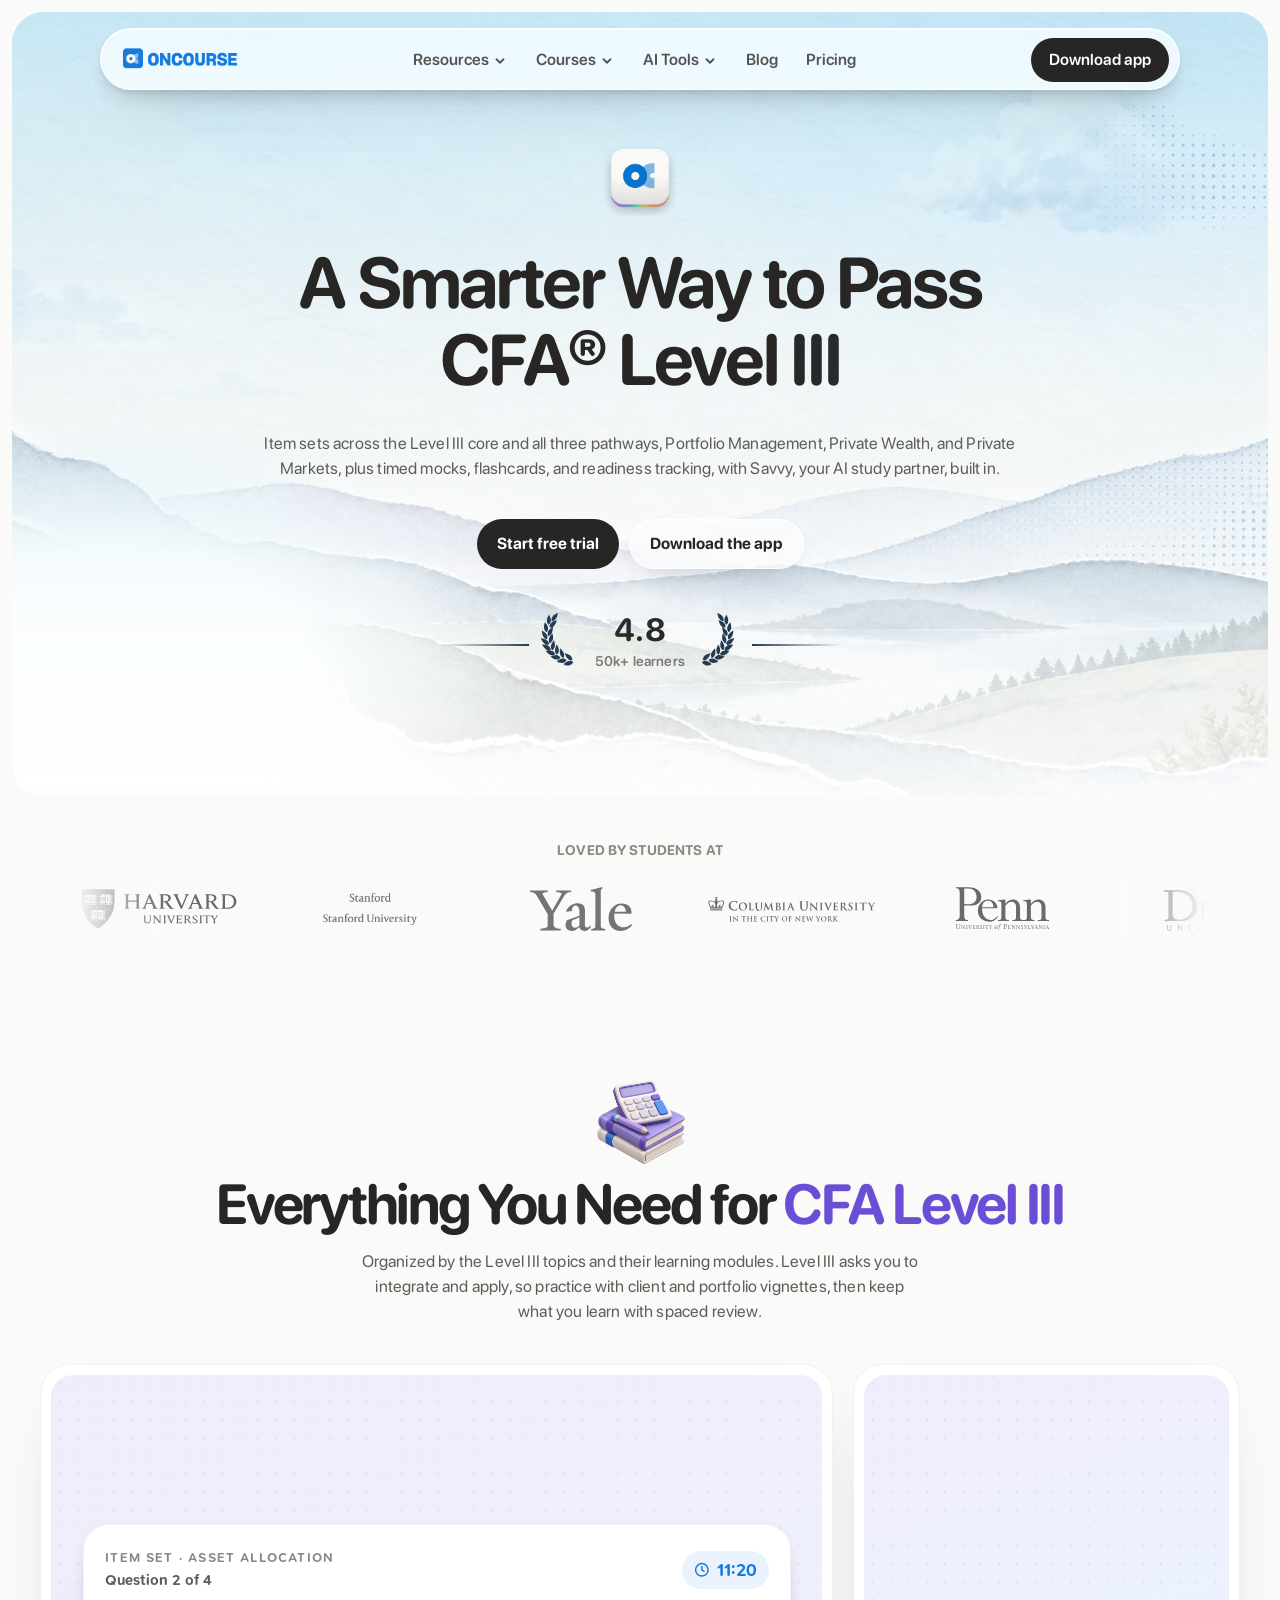
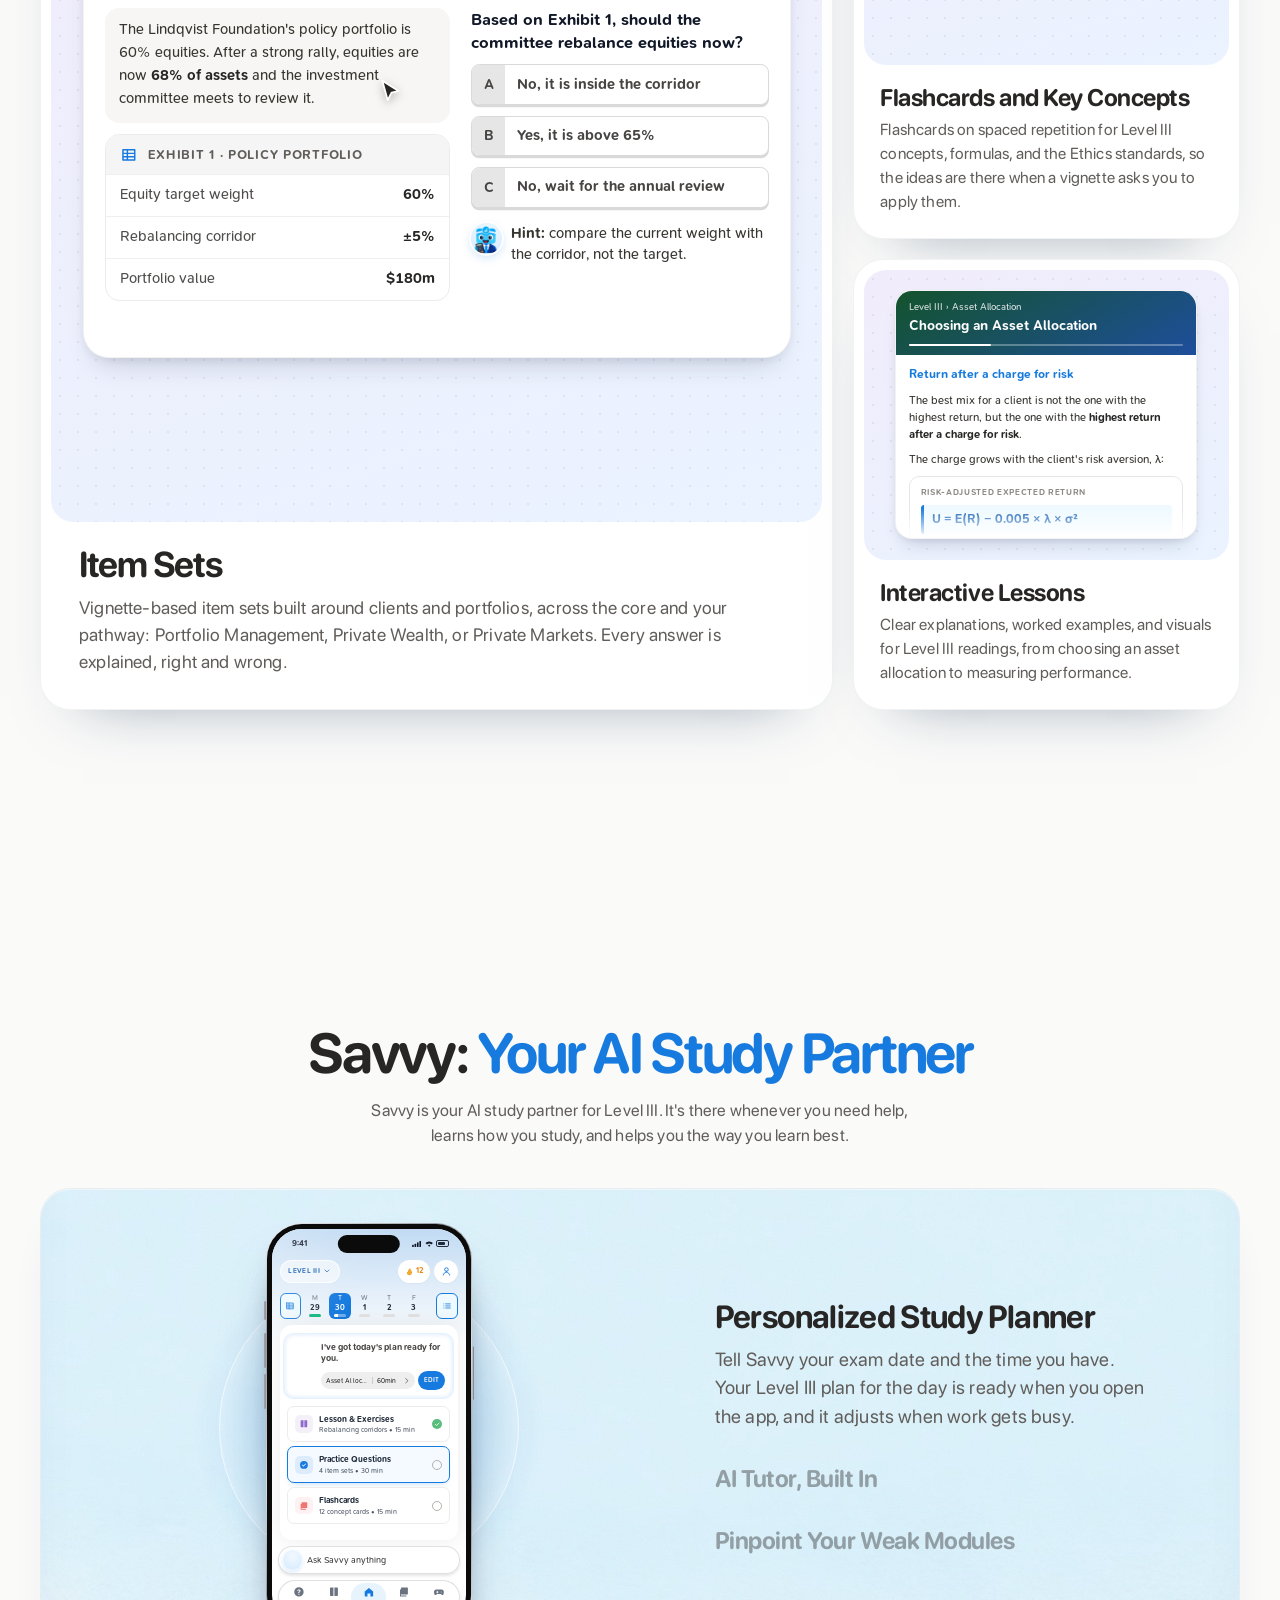
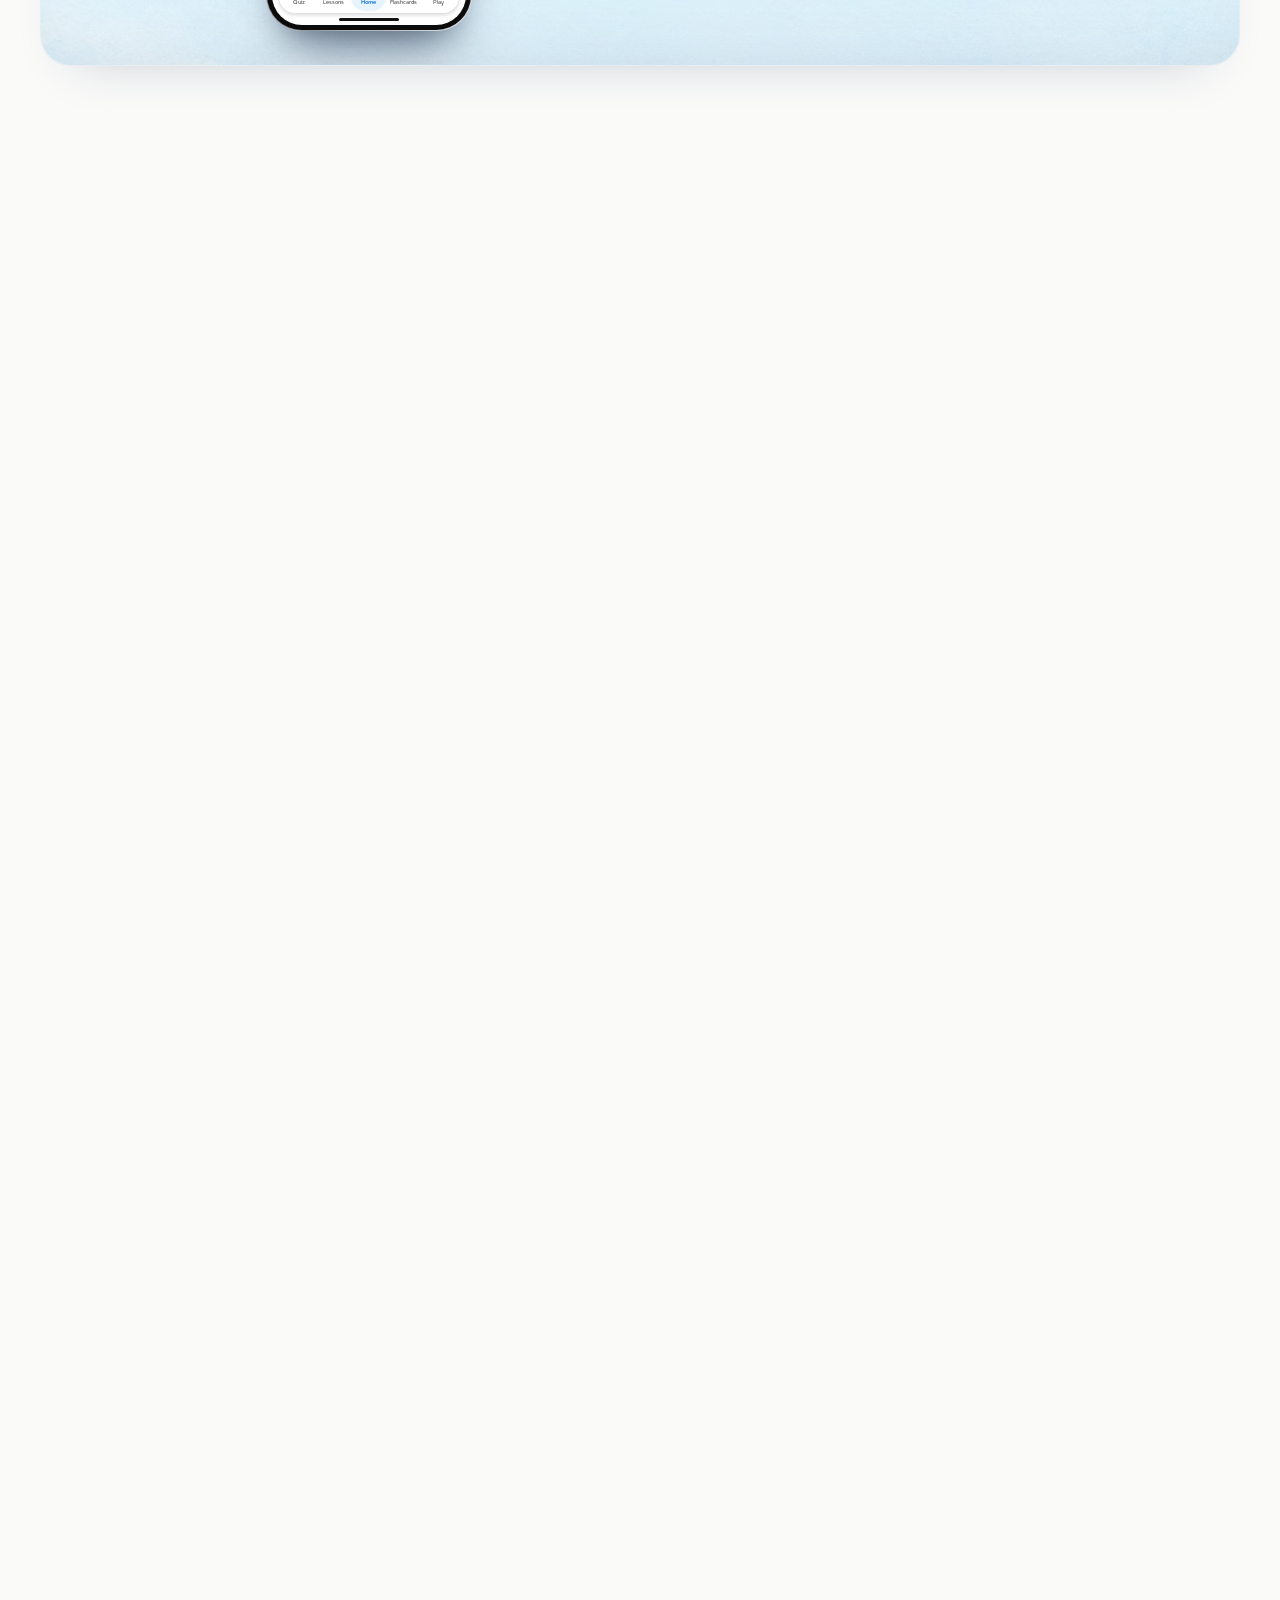
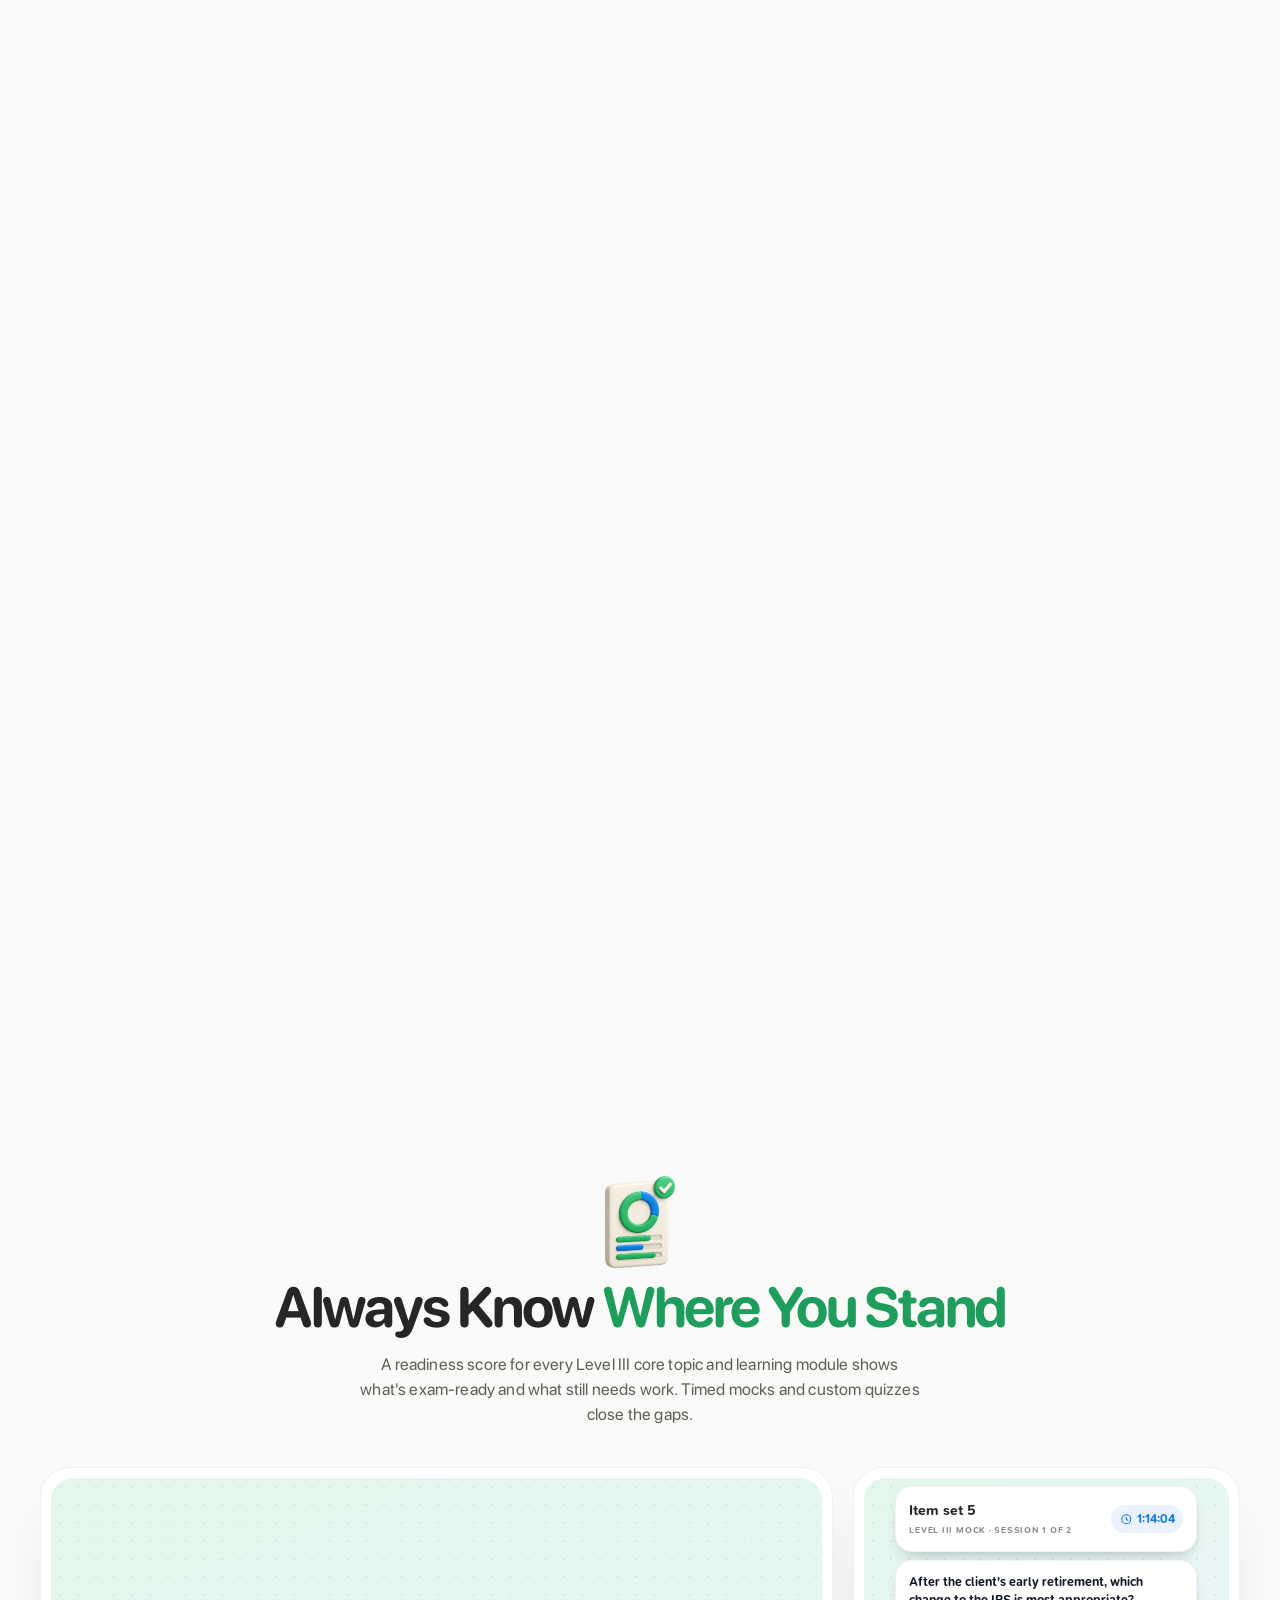
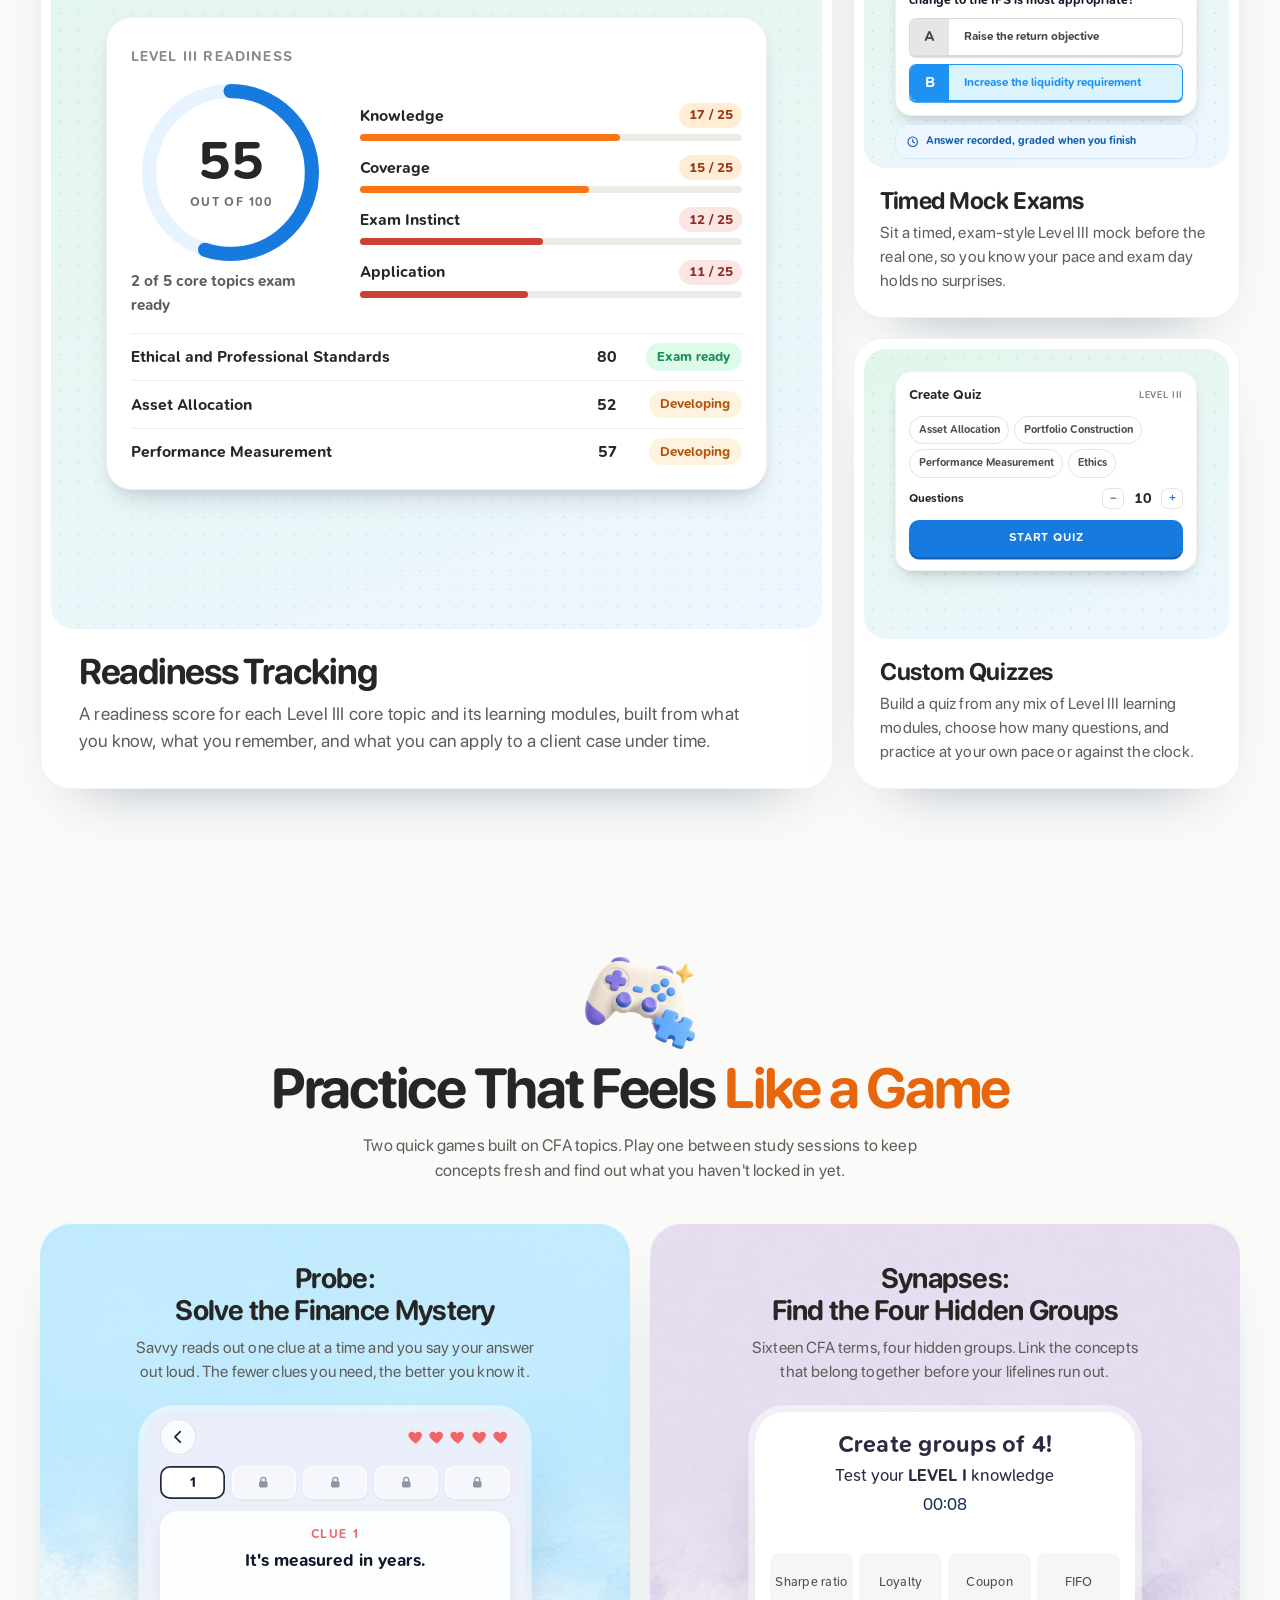
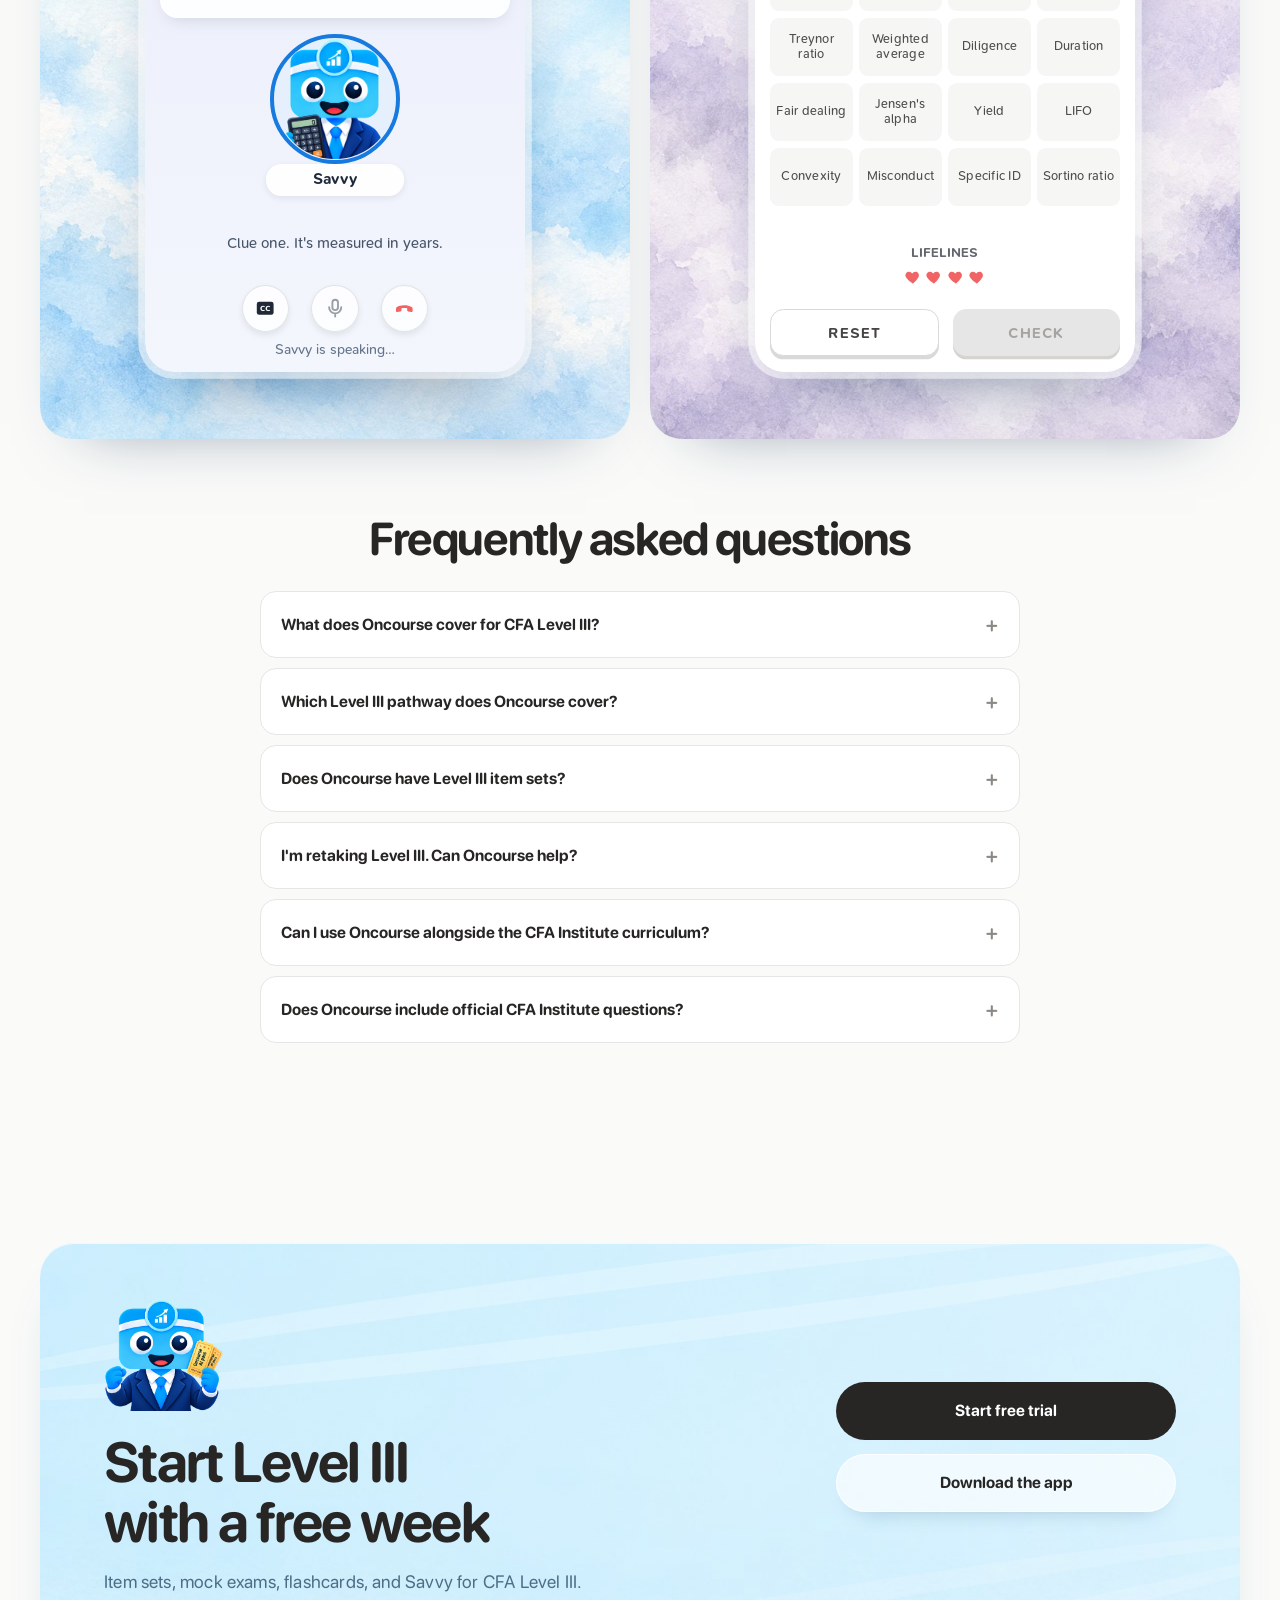
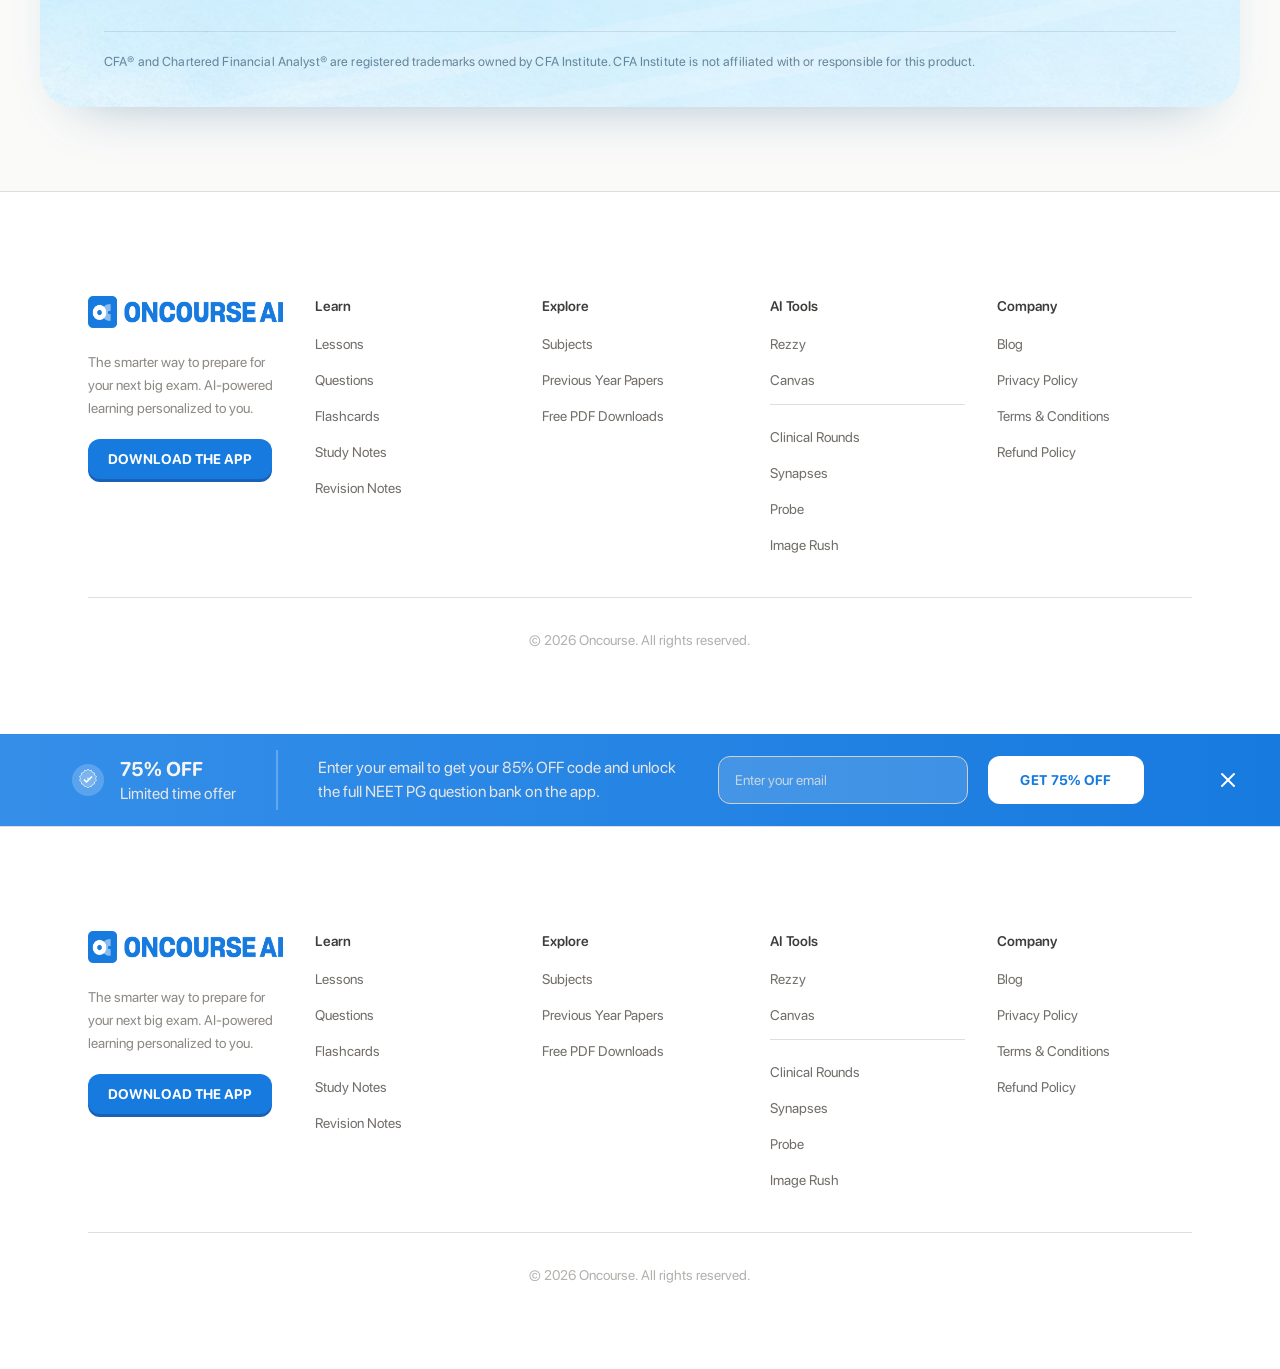
<file: courses/cfa-level-3/index.html>
<!DOCTYPE html><!--4LUVc7qJ_AIHbAXW6MiIP--><html lang="en"><head><meta charSet="utf-8"/><meta name="viewport" content="width=device-width, initial-scale=1"/><link rel="preload" href="/images/marketing/craft-hero-dot-paper.webp" as="image" fetchPriority="high"/><link rel="preload" as="image" href="/oncourse-logo-full.png"/><link rel="preload" as="image" href="/app-icon-name.webp"/><link rel="preload" href="/images/marketing/icons/home-app-icon.webp" as="image"/><link rel="preload" href="/images/marketing/logos/upload-wikimedia-org-harvard-university-logo.svg" as="image"/><link rel="preload" href="/images/marketing/logos/identity-stanford-edu-wordmark.png" as="image"/><link rel="preload" href="/images/marketing/logos/commons-wikimedia-org-yale-university-logo.svg" as="image"/><link rel="preload" href="/images/marketing/logos/commons-wikimedia-org-columbia-university-1754.svg" as="image"/><link rel="preload" as="image" href="/images/marketing/cpa/art/study.webp"/><link rel="preload" as="image" href="/images/marketing/cpa/app/savvy-avatar.webp"/><link rel="stylesheet" href="/_next/static/chunks/50d1596ea4373a87.css" data-precedence="next"/><link rel="preload" as="script" fetchPriority="low" href="/_next/static/chunks/387899140ce0f306.js"/><script src="/_next/static/chunks/93a2e859ecb90504.js" async=""></script><script src="/_next/static/chunks/f08e47175ceb0a33.js" async=""></script><script src="/_next/static/chunks/cb1cbeecb38a31cb.js" async=""></script><script src="/_next/static/chunks/6188ee9476530b80.js" async=""></script><script src="/_next/static/chunks/turbopack-80a96fd9995e78d7.js" async=""></script><script src="/_next/static/chunks/d051ee899f8e5d40.js" async=""></script><script src="/_next/static/chunks/d7790ffb9ef4e5e9.js" async=""></script><script src="/_next/static/chunks/f4141f3d24bfc5e6.js" async=""></script><script src="/_next/static/chunks/81aea0798af78e0c.js" async=""></script><script src="/_next/static/chunks/1033034314d77bd7.js" async=""></script><script src="/_next/static/chunks/0fcbcc961eb5a4a0.js" async=""></script><script src="/_next/static/chunks/6caf919a7d1b4ccf.js" async=""></script><script src="/_next/static/chunks/be111d68eeb55d11.js" async=""></script><link rel="preload" href="/images/marketing/cpa/savvy-planReady.webp" as="image"/><link rel="preload" as="image" href="/images/marketing/cpa/savvy-meet.webp"/><link rel="preload" as="image" href="/images/marketing/cpa/app/savvy-default.webp"/><link rel="preload" as="image" href="/images/marketing/cpa/art/readiness-v2.webp"/><link rel="preload" as="image" href="/images/marketing/cpa/art/games.webp"/><link rel="preload" href="/images/marketing/logos/upload-wikimedia-org-university-of-pennsylvania-wordmark.svg" as="image"/><link rel="preload" href="/images/marketing/logos/upload-wikimedia-org-duke-university-logo.svg" as="image"/><link rel="preload" href="/images/marketing/logos/upload-wikimedia-org-university-of-michigan-logo.svg" as="image"/><link rel="preload" href="/images/marketing/logos/upload-wikimedia-org-university-of-texas-at-austin-logo.svg" as="image"/><link rel="preload" href="/images/marketing/logos/upload-wikimedia-org-university-of-washington-signature.svg" as="image"/><link rel="preload" href="/images/marketing/logos/upload-wikimedia-org-georgetown-university-square-logo.png" as="image"/><link rel="preconnect" href="https://picasso.getoncourse.ai"/><link rel="preconnect" href="https://picasso.getoncourse.ai" crossorigin="anonymous"/><link rel="dns-prefetch" href="https://ipapi.co"/><meta name="theme-color" content="#491369"/><title>CFA Level III Exam Prep (preview) | Oncourse AI</title><meta name="description" content="Free medical lessons and resources for NEET-PG and USMLE preparation"/><link rel="manifest" href="https://getoncourse.ai/site.webmanifest"/><meta name="robots" content="noindex, nofollow"/><link rel="icon" href="https://getoncourse.ai/favicon.ico" type="image/x-icon"/><link rel="icon" href="https://getoncourse.ai/favicon-16x16.png" sizes="16x16" type="image/png"/><link rel="icon" href="https://getoncourse.ai/favicon-32x32.png" sizes="32x32" type="image/png"/><link rel="apple-touch-icon" href="https://getoncourse.ai/apple-touch-icon.png" sizes="180x180" type="image/png"/><script type="application/ld+json">{"@context":"https://schema.org","@type":"Organization","name":"Oncourse AI","alternateName":"Oncourse AI Medical Education","url":"https://getoncourse.ai/lessons","logo":"https://getoncourse.ai/lessons/logo.png","description":"AI-powered medical education platform for NEET-PG, NExT, INI-CET, FMGE preparation","sameAs":["https://x.com/askrezzy","https://www.instagram.com/oncourse_ai/","https://www.youtube.com/@oncourse-learning"],"contactPoint":{"@type":"ContactPoint","contactType":"customer support","email":"hello@getoncourse.ai"}}</script><script type="application/ld+json">{"@context":"https://schema.org","@type":"WebSite","name":"Oncourse AI","url":"https://getoncourse.ai/lessons","potentialAction":{"@type":"SearchAction","target":{"@type":"EntryPoint","urlTemplate":"https://getoncourse.ai/lessons/search?q={search_term_string}"},"query-input":"required name=search_term_string"}}</script><script src="/_next/static/chunks/a6dad97d9634a72d.js" noModule=""></script></head><body><div hidden=""><!--$--><!--/$--></div><!--$!--><template data-dgst="BAILOUT_TO_CLIENT_SIDE_RENDERING"></template><!--/$--><div class="craft-root course-cursor-calculator"><style>
  .course-cursor-calculator, .course-cursor-calculator * { cursor: url("data:image/svg+xml,%3Csvg%20xmlns%3D'http%3A%2F%2Fwww.w3.org%2F2000%2Fsvg'%20width%3D'28'%20height%3D'32'%20viewBox%3D'0%200%2028%2032'%3E%3Crect%20x%3D'1.5'%20y%3D'1.5'%20width%3D'25'%20height%3D'29'%20rx%3D'5'%20fill%3D'%23272625'%20stroke%3D'%23ffffff'%20stroke-width%3D'1.5'%2F%3E%3Crect%20x%3D'5'%20y%3D'5'%20width%3D'18'%20height%3D'7'%20rx%3D'1.8'%20fill%3D'%23DAF3FF'%2F%3E%3Cg%20fill%3D'%23ffffff'%3E%3Crect%20x%3D'5'%20y%3D'15'%20width%3D'4'%20height%3D'3'%20rx%3D'1'%2F%3E%3Crect%20x%3D'12'%20y%3D'15'%20width%3D'4'%20height%3D'3'%20rx%3D'1'%2F%3E%3Crect%20x%3D'19'%20y%3D'15'%20width%3D'4'%20height%3D'3'%20rx%3D'1'%20fill%3D'%23F4BF55'%2F%3E%3Crect%20x%3D'5'%20y%3D'20'%20width%3D'4'%20height%3D'3'%20rx%3D'1'%2F%3E%3Crect%20x%3D'12'%20y%3D'20'%20width%3D'4'%20height%3D'3'%20rx%3D'1'%2F%3E%3Crect%20x%3D'19'%20y%3D'20'%20width%3D'4'%20height%3D'3'%20rx%3D'1'%20fill%3D'%23F4BF55'%2F%3E%3Crect%20x%3D'5'%20y%3D'25'%20width%3D'4'%20height%3D'3'%20rx%3D'1'%2F%3E%3Crect%20x%3D'12'%20y%3D'25'%20width%3D'4'%20height%3D'3'%20rx%3D'1'%2F%3E%3Crect%20x%3D'19'%20y%3D'25'%20width%3D'4'%20height%3D'3'%20rx%3D'1'%20fill%3D'%23F4BF55'%2F%3E%3C%2Fg%3E%3C%2Fsvg%3E") 2 2, auto; }
  .course-cursor-calculator a, .course-cursor-calculator button, .course-cursor-calculator summary, .course-cursor-calculator a *, .course-cursor-calculator button *, .course-cursor-calculator summary * { cursor: url("data:image/svg+xml,%3Csvg%20xmlns%3D'http%3A%2F%2Fwww.w3.org%2F2000%2Fsvg'%20width%3D'28'%20height%3D'32'%20viewBox%3D'0%200%2028%2032'%3E%3Crect%20x%3D'1.5'%20y%3D'1.5'%20width%3D'25'%20height%3D'29'%20rx%3D'5'%20fill%3D'%23167ADF'%20stroke%3D'%23ffffff'%20stroke-width%3D'1.5'%2F%3E%3Crect%20x%3D'5'%20y%3D'5'%20width%3D'18'%20height%3D'7'%20rx%3D'1.8'%20fill%3D'%238FDFFF'%2F%3E%3Cg%20fill%3D'%23ffffff'%3E%3Crect%20x%3D'5'%20y%3D'15'%20width%3D'4'%20height%3D'3'%20rx%3D'1'%2F%3E%3Crect%20x%3D'12'%20y%3D'15'%20width%3D'4'%20height%3D'3'%20rx%3D'1'%2F%3E%3Crect%20x%3D'19'%20y%3D'15'%20width%3D'4'%20height%3D'3'%20rx%3D'1'%20fill%3D'%23F4BF55'%2F%3E%3Crect%20x%3D'5'%20y%3D'20'%20width%3D'4'%20height%3D'3'%20rx%3D'1'%2F%3E%3Crect%20x%3D'12'%20y%3D'20'%20width%3D'4'%20height%3D'3'%20rx%3D'1'%2F%3E%3Crect%20x%3D'19'%20y%3D'20'%20width%3D'4'%20height%3D'3'%20rx%3D'1'%20fill%3D'%23F4BF55'%2F%3E%3Crect%20x%3D'5'%20y%3D'25'%20width%3D'4'%20height%3D'3'%20rx%3D'1'%2F%3E%3Crect%20x%3D'12'%20y%3D'25'%20width%3D'4'%20height%3D'3'%20rx%3D'1'%2F%3E%3Crect%20x%3D'19'%20y%3D'25'%20width%3D'4'%20height%3D'3'%20rx%3D'1'%20fill%3D'%23F4BF55'%2F%3E%3C%2Fg%3E%3C%2Fsvg%3E") 2 2, pointer; }
  .course-cursor-calculator input, .course-cursor-calculator textarea { cursor: text; }
</style><style>@font-face{font-family:"Craft SF Pro Rounded";src:url("/fonts/craft/SF-Pro-Rounded-Regular.woff2") format("woff2");font-weight:400;font-display:swap}@font-face{font-family:"Craft SF Pro Rounded";src:url("/fonts/craft/SF-Pro-Rounded-Medium.woff2") format("woff2");font-weight:500;font-display:swap}@font-face{font-family:"Craft SF Pro Rounded";src:url("/fonts/craft/SF-Pro-Rounded-Semibold.woff2") format("woff2");font-weight:600;font-display:swap}@font-face{font-family:"Craft SF Pro Rounded";src:url("/fonts/craft/SF-Pro-Rounded-Bold.woff2") format("woff2");font-weight:700 900;font-display:swap}</style><div class="craft-nav"><div class="pointer-events-none fixed inset-x-0 top-[14px] z-50 flex justify-center px-4"><nav aria-label="Primary navigation" class="pointer-events-auto relative w-full max-w-[1080px] overflow-hidden rounded-[32px] border border-white/85 bg-white/72 backdrop-blur-[22px] backdrop-saturate-[160%] transition-[height,box-shadow] duration-200 ease-[cubic-bezier(.23,1,.32,1)] h-[62px] shadow-[inset_0_1px_0_rgba(255,255,255,.96),0_2px_5px_rgba(39,38,37,.08),0_13px_24px_-11px_rgba(39,38,37,.28),0_30px_54px_-27px_rgba(39,38,37,.34)]" style="font-family:var(--font-sf-pro-rounded), ui-rounded, &quot;SF Pro Rounded&quot;, system-ui, sans-serif"><div class="flex h-[62px] items-center justify-between pl-[22px] pr-[10px] max-[600px]:pl-3 max-[600px]:pr-2"><a aria-label="Go to Oncourse home page" class="flex min-h-11 shrink-0 items-center" href="/"><img src="/oncourse-logo-full.png" alt="Oncourse AI" class="h-[26px] w-auto max-[600px]:h-[21px] max-[600px]:max-w-[136px]"/></a><div class="flex items-center gap-1 max-[900px]:hidden"><button type="button" aria-expanded="false" aria-controls="resources-menu" class="rounded-[10px] px-3 py-2 text-[16px] font-semibold leading-6 text-[#565452] transition-colors hover:bg-white/60 hover:text-[#272625] ">Resources<!-- --> <svg class="inline-block h-4 w-4 shrink-0 fill-none stroke-current transition-transform duration-200 " viewBox="0 0 16 16" aria-hidden="true"><path d="m4.5 6.25 3.5 3.5 3.5-3.5" stroke-width="1.8" stroke-linecap="round" stroke-linejoin="round"></path></svg></button><button type="button" aria-expanded="false" aria-controls="courses-menu" class="rounded-[10px] px-3 py-2 text-[16px] font-semibold leading-6 text-[#565452] transition-colors hover:bg-white/60 hover:text-[#272625] ">Courses<!-- --> <svg class="inline-block h-4 w-4 shrink-0 fill-none stroke-current transition-transform duration-200 " viewBox="0 0 16 16" aria-hidden="true"><path d="m4.5 6.25 3.5 3.5 3.5-3.5" stroke-width="1.8" stroke-linecap="round" stroke-linejoin="round"></path></svg></button><button type="button" aria-expanded="false" aria-controls="ai-tools-menu" class="rounded-[10px] px-3 py-2 text-[16px] font-semibold leading-6 text-[#565452] transition-colors hover:bg-white/60 hover:text-[#272625] ">AI Tools<!-- --> <svg class="inline-block h-4 w-4 shrink-0 fill-none stroke-current transition-transform duration-200 " viewBox="0 0 16 16" aria-hidden="true"><path d="m4.5 6.25 3.5 3.5 3.5-3.5" stroke-width="1.8" stroke-linecap="round" stroke-linejoin="round"></path></svg></button><a class="rounded-[10px] px-3 py-2 text-[16px] font-semibold text-[#565452] hover:bg-white/60 hover:text-[#272625]" href="/blog/">Blog</a><a class="rounded-[10px] px-3 py-2 text-[16px] font-semibold text-[#565452] hover:bg-white/60 hover:text-[#272625]" href="/pricing/">Pricing</a></div><div class="flex items-center gap-[10px]"><a href="https://oncourse.onelink.me/xW0t/0228acqq" target="_blank" rel="noopener noreferrer" class="rounded-full bg-[#272625] px-[18px] py-[10px] text-[16px] font-semibold text-white transition-colors hover:bg-black max-[600px]:px-[13px] max-[600px]:py-[9px]"><span class="max-[600px]:hidden">Download app</span><span class="hidden max-[600px]:inline">Get app</span></a><button type="button" aria-label="Open menu" aria-expanded="false" aria-controls="mobile-nav-panel" class="relative hidden h-11 w-11 place-items-center rounded-full text-[#272625] max-[900px]:grid"><span aria-hidden="true" class="relative block h-[18px] w-6"><i class="absolute left-0 top-px h-0.5 w-6 rounded-full bg-current transition-transform "></i><i class="absolute left-0 top-2 h-0.5 w-6 rounded-full bg-current transition-opacity "></i><i class="absolute left-0 top-[15px] h-0.5 w-6 rounded-full bg-current transition-transform "></i></span></button></div></div><div id="resources-menu" aria-hidden="true" class="absolute inset-x-0 top-[62px] grid h-[calc(100%-62px)] min-h-0 grid-cols-[176px_1fr] gap-0 px-3 pb-[14px] transition-all duration-150 max-[900px]:hidden invisible pointer-events-none -translate-y-[7px] opacity-0"><div class="flex min-h-0 flex-col gap-1 border-r border-[#27262514] py-[10px] pr-3"><button type="button" class="group flex items-center gap-[11px] rounded-[13px] px-[10px] py-[9px] text-left text-[16px] font-semibold leading-5 text-[#565452] bg-white/80 text-[#272625]"><svg class="h-[21px] w-[21px]" viewBox="0 0 24 24" aria-hidden="true" fill="none" stroke="currentColor" stroke-width="1.8" stroke-linecap="round" stroke-linejoin="round"><path d="M4 5.5c2.8-.7 5.3-.2 8 1.4v12.5c-2.7-1.6-5.2-2.1-8-1.4V5.5Z"></path><path d="M20 5.5c-2.8-.7-5.3-.2-8 1.4v12.5c2.7-1.6 5.2-2.1 8-1.4V5.5Z"></path></svg>Lessons<svg class="inline-block h-4 w-4 shrink-0 fill-none stroke-current transition-transform duration-200 ml-auto -rotate-90 group-hover:translate-x-0.5" viewBox="0 0 16 16" aria-hidden="true"><path d="m4.5 6.25 3.5 3.5 3.5-3.5" stroke-width="1.8" stroke-linecap="round" stroke-linejoin="round"></path></svg></button><button type="button" class="group flex items-center gap-[11px] rounded-[13px] px-[10px] py-[9px] text-left text-[16px] font-semibold leading-5 text-[#565452] "><svg class="h-[21px] w-[21px]" viewBox="0 0 24 24" aria-hidden="true" fill="none" stroke="currentColor" stroke-width="1.8" stroke-linecap="round" stroke-linejoin="round"><circle cx="12" cy="12" r="8.5"></circle><path d="M9.8 9a2.4 2.4 0 1 1 3.4 2.2c-.9.4-1.2 1-1.2 1.8"></path><path d="M12 16.8h.01"></path></svg>Questions<svg class="inline-block h-4 w-4 shrink-0 fill-none stroke-current transition-transform duration-200 ml-auto -rotate-90 group-hover:translate-x-0.5" viewBox="0 0 16 16" aria-hidden="true"><path d="m4.5 6.25 3.5 3.5 3.5-3.5" stroke-width="1.8" stroke-linecap="round" stroke-linejoin="round"></path></svg></button><button type="button" class="group flex items-center gap-[11px] rounded-[13px] px-[10px] py-[9px] text-left text-[16px] font-semibold leading-5 text-[#565452] "><svg class="h-[21px] w-[21px]" viewBox="0 0 24 24" aria-hidden="true" fill="none" stroke="currentColor" stroke-width="1.8" stroke-linecap="round" stroke-linejoin="round"><rect x="6" y="4" width="14" height="14" rx="2.2"></rect><path d="M9 8h8M9 12h5M4 8v10a2 2 0 0 0 2 2h10"></path></svg>Flashcards<svg class="inline-block h-4 w-4 shrink-0 fill-none stroke-current transition-transform duration-200 ml-auto -rotate-90 group-hover:translate-x-0.5" viewBox="0 0 16 16" aria-hidden="true"><path d="m4.5 6.25 3.5 3.5 3.5-3.5" stroke-width="1.8" stroke-linecap="round" stroke-linejoin="round"></path></svg></button><span class="mx-1.5 my-[7px] h-px bg-[#27262514]"></span><a class="flex items-center gap-[11px] rounded-[13px] px-[10px] py-[9px] text-[16px] font-semibold leading-5 text-[#565452] hover:bg-white/60 hover:text-[#272625]" href="/previous-year-papers/"><svg class="h-[21px] w-[21px]" viewBox="0 0 24 24" aria-hidden="true" fill="none" stroke="currentColor" stroke-width="1.8" stroke-linecap="round" stroke-linejoin="round"><path d="M5 5h12a2 2 0 0 1 2 2v12H7a2 2 0 0 1-2-2Z"></path><path d="M8 9h8M8 13h8M8 17h5"></path></svg>Previous Papers</a><a class="flex items-center gap-[11px] rounded-[13px] px-[10px] py-[9px] text-[16px] font-semibold leading-5 text-[#565452] hover:bg-white/60 hover:text-[#272625]" href="/resources/"><svg class="h-[21px] w-[21px]" viewBox="0 0 24 24" aria-hidden="true" fill="none" stroke="currentColor" stroke-width="1.8" stroke-linecap="round" stroke-linejoin="round"><path d="M7 3.5h7l4 4V20H7Z"></path><path d="M14 3.5V8h4M10 12h5M10 15.5h5"></path></svg>Free PDFs</a></div><div class="min-h-0 overflow-y-auto px-6 pb-[26px] pt-[14px] [scrollbar-color:rgba(39,38,37,.22)_transparent] [scrollbar-width:thin]"><section class=""><h3 class="mb-[10px] grid grid-cols-[25px_1fr] items-center gap-[9px] text-[16px] font-bold tracking-[-.01em] text-[#272625]"><svg class="h-5 w-5" viewBox="0 0 24 24" aria-hidden="true" fill="none" stroke="currentColor" stroke-width="1.8" stroke-linecap="round" stroke-linejoin="round"><path d="M6 4v5a4 4 0 0 0 8 0V4M4.5 4h3M12.5 4h3M10 13v2.2a4 4 0 0 0 8 0v-1"></path><circle cx="18" cy="12.5" r="1.5"></circle></svg>USMLE</h3><div class="grid grid-cols-4 gap-x-[18px] gap-y-1"><a class="py-1 text-[16px] font-medium leading-[1.3] text-[#565452] hover:text-[#125e9a]" href="/lessons/us-medical-pg/anatomy/">Anatomy</a><a class="py-1 text-[16px] font-medium leading-[1.3] text-[#565452] hover:text-[#125e9a]" href="/lessons/us-medical-pg/physiology/">Physiology</a><a class="py-1 text-[16px] font-medium leading-[1.3] text-[#565452] hover:text-[#125e9a]" href="/lessons/us-medical-pg/biochemistry/">Biochemistry</a><a class="py-1 text-[16px] font-medium leading-[1.3] text-[#565452] hover:text-[#125e9a]" href="/lessons/us-medical-pg/pathology/">Pathology</a><a class="py-1 text-[16px] font-medium leading-[1.3] text-[#565452] hover:text-[#125e9a]" href="/lessons/us-medical-pg/pharmacology/">Pharmacology</a><a class="py-1 text-[16px] font-medium leading-[1.3] text-[#565452] hover:text-[#125e9a]" href="/lessons/us-medical-pg/microbiology/">Microbiology</a><a class="py-1 text-[16px] font-medium leading-[1.3] text-[#565452] hover:text-[#125e9a]" href="/lessons/us-medical-pg/behavioral-science/">Behavioral Science</a><a class="py-1 text-[16px] font-medium leading-[1.3] text-[#565452] hover:text-[#125e9a]" href="/lessons/us-medical-pg/pediatrics/">Pediatrics</a><a class="py-1 text-[16px] font-medium leading-[1.3] text-[#565452] hover:text-[#125e9a]" href="/lessons/us-medical-pg/obgyn/">OB/GYN</a><a class="py-1 text-[16px] font-medium leading-[1.3] text-[#565452] hover:text-[#125e9a]" href="/lessons/us-medical-pg/psychiatry/">Psychiatry</a><a class="py-1 text-[16px] font-medium leading-[1.3] text-[#565452] hover:text-[#125e9a]" href="/lessons/us-medical-pg/internal-medicine/">Internal Medicine</a><a class="py-1 text-[16px] font-medium leading-[1.3] text-[#565452] hover:text-[#125e9a]" href="/lessons/us-medical-pg/surgery/">Surgery</a><a class="py-1 text-[16px] font-medium leading-[1.3] text-[#565452] hover:text-[#125e9a]" href="/lessons/us-medical-pg/diagnosis/">Diagnosis</a><a class="py-1 text-[16px] font-medium leading-[1.3] text-[#565452] hover:text-[#125e9a]" href="/lessons/us-medical-pg/management/">Management</a><a class="py-1 text-[16px] font-medium leading-[1.3] text-[#565452] hover:text-[#125e9a]" href="/lessons/us-medical-pg/biostatistics/">Biostatistics</a><a class="py-1 text-[16px] font-medium leading-[1.3] text-[#565452] hover:text-[#125e9a]" href="/lessons/us-medical-pg/patient-safety/">Patient Safety</a><a class="py-1 text-[16px] font-medium leading-[1.3] text-[#565452] hover:text-[#125e9a]" href="/lessons/us-medical-pg/ccs-cases/">CCS Cases</a></div></section><section class="mt-[22px]"><h3 class="mb-[10px] grid grid-cols-[25px_1fr] items-center gap-[9px] text-[16px] font-bold tracking-[-.01em] text-[#272625]"><svg class="h-5 w-5" viewBox="0 0 24 24" aria-hidden="true" fill="none" stroke="currentColor" stroke-width="1.8" stroke-linecap="round" stroke-linejoin="round"><path d="M20.5 5.7c-2.1-2.1-5.5-1.9-7.4.4L12 7.4l-1.1-1.3C9 3.8 5.6 3.6 3.5 5.7c-2.3 2.3-2 6 .2 8.2L12 21l8.3-7.1c2.2-2.2 2.5-5.9.2-8.2Z"></path></svg>Indian Medical PG</h3><div class="grid grid-cols-4 gap-x-[18px] gap-y-1"><a class="py-1 text-[16px] font-medium leading-[1.3] text-[#565452] hover:text-[#125e9a]" href="/lessons/indian-medical-pg/anatomy/">Anatomy</a><a class="py-1 text-[16px] font-medium leading-[1.3] text-[#565452] hover:text-[#125e9a]" href="/lessons/indian-medical-pg/physiology/">Physiology</a><a class="py-1 text-[16px] font-medium leading-[1.3] text-[#565452] hover:text-[#125e9a]" href="/lessons/indian-medical-pg/biochemistry/">Biochemistry</a><a class="py-1 text-[16px] font-medium leading-[1.3] text-[#565452] hover:text-[#125e9a]" href="/lessons/indian-medical-pg/pharmacology/">Pharmacology</a><a class="py-1 text-[16px] font-medium leading-[1.3] text-[#565452] hover:text-[#125e9a]" href="/lessons/indian-medical-pg/microbiology/">Microbiology</a><a class="py-1 text-[16px] font-medium leading-[1.3] text-[#565452] hover:text-[#125e9a]" href="/lessons/indian-medical-pg/pathology/">Pathology</a><a class="py-1 text-[16px] font-medium leading-[1.3] text-[#565452] hover:text-[#125e9a]" href="/lessons/indian-medical-pg/forensic-medicine/">Forensic Medicine</a><a class="py-1 text-[16px] font-medium leading-[1.3] text-[#565452] hover:text-[#125e9a]" href="/lessons/indian-medical-pg/community-medicine/">Community Medicine</a><a class="py-1 text-[16px] font-medium leading-[1.3] text-[#565452] hover:text-[#125e9a]" href="/lessons/indian-medical-pg/dermatology/">Dermatology</a><a class="py-1 text-[16px] font-medium leading-[1.3] text-[#565452] hover:text-[#125e9a]" href="/lessons/indian-medical-pg/general-medicine/">General Medicine</a><a class="py-1 text-[16px] font-medium leading-[1.3] text-[#565452] hover:text-[#125e9a]" href="/lessons/indian-medical-pg/psychiatry/">Psychiatry</a><a class="py-1 text-[16px] font-medium leading-[1.3] text-[#565452] hover:text-[#125e9a]" href="/lessons/indian-medical-pg/surgery/">Surgery</a><a class="py-1 text-[16px] font-medium leading-[1.3] text-[#565452] hover:text-[#125e9a]" href="/lessons/indian-medical-pg/anesthesiology/">Anesthesiology</a><a class="py-1 text-[16px] font-medium leading-[1.3] text-[#565452] hover:text-[#125e9a]" href="/lessons/indian-medical-pg/radiology/">Radiology</a><a class="py-1 text-[16px] font-medium leading-[1.3] text-[#565452] hover:text-[#125e9a]" href="/lessons/indian-medical-pg/orthopaedics/">Orthopedics</a><a class="py-1 text-[16px] font-medium leading-[1.3] text-[#565452] hover:text-[#125e9a]" href="/lessons/indian-medical-pg/obstetrics-and-gynecology/">OB-GYN</a><a class="py-1 text-[16px] font-medium leading-[1.3] text-[#565452] hover:text-[#125e9a]" href="/lessons/indian-medical-pg/pediatrics/">Pediatrics</a><a class="py-1 text-[16px] font-medium leading-[1.3] text-[#565452] hover:text-[#125e9a]" href="/lessons/indian-medical-pg/ophthalmology/">Ophthalmology</a><a class="py-1 text-[16px] font-medium leading-[1.3] text-[#565452] hover:text-[#125e9a]" href="/lessons/indian-medical-pg/ent/">ENT</a><a class="py-1 text-[16px] font-medium leading-[1.3] text-[#565452] hover:text-[#125e9a]" href="/lessons/indian-medical-pg/internal-medicine/">Internal Medicine</a></div></section><section class="mt-[22px]"><h3 class="mb-[10px] grid grid-cols-[25px_1fr] items-center gap-[9px] text-[16px] font-bold tracking-[-.01em] text-[#272625]"><svg class="h-5 w-5" viewBox="0 0 24 24" aria-hidden="true" fill="none" stroke="currentColor" stroke-width="1.8" stroke-linecap="round" stroke-linejoin="round"><path d="M5 21V4M6 5c3-1.6 5.5 1.3 8.6-.1 1.8-.8 3.4-.7 4.4-.2v9c-1-.5-2.6-.6-4.4.2C11.5 16.3 9 13.4 6 15"></path></svg>UKMLA</h3><div class="grid grid-cols-4 gap-x-[18px] gap-y-1"><a class="py-1 text-[16px] font-medium leading-[1.3] text-[#565452] hover:text-[#125e9a]" href="/lessons/uk-medical-pg/child-health/">Child Health</a><a class="py-1 text-[16px] font-medium leading-[1.3] text-[#565452] hover:text-[#125e9a]" href="/lessons/uk-medical-pg/emergency-acute-care/">Emergency &amp; Acute Care</a><a class="py-1 text-[16px] font-medium leading-[1.3] text-[#565452] hover:text-[#125e9a]" href="/lessons/uk-medical-pg/general-practice-primary-care/">General Practice &amp; Primary Care</a><a class="py-1 text-[16px] font-medium leading-[1.3] text-[#565452] hover:text-[#125e9a]" href="/lessons/uk-medical-pg/infectious-diseases/">Infectious Diseases</a><a class="py-1 text-[16px] font-medium leading-[1.3] text-[#565452] hover:text-[#125e9a]" href="/lessons/uk-medical-pg/medicine-core-systems/">Medicine (Core Systems)</a><a class="py-1 text-[16px] font-medium leading-[1.3] text-[#565452] hover:text-[#125e9a]" href="/lessons/uk-medical-pg/mental-health/">Mental Health</a><a class="py-1 text-[16px] font-medium leading-[1.3] text-[#565452] hover:text-[#125e9a]" href="/lessons/uk-medical-pg/prescribing-ethics-patient-safety/">Prescribing, Ethics &amp; Patient Safety</a><a class="py-1 text-[16px] font-medium leading-[1.3] text-[#565452] hover:text-[#125e9a]" href="/lessons/uk-medical-pg/surgery-musculoskeletal/">Surgery &amp; Musculoskeletal</a><a class="py-1 text-[16px] font-medium leading-[1.3] text-[#565452] hover:text-[#125e9a]" href="/lessons/uk-medical-pg/womens-health/">Women&#x27;s Health</a></div></section></div></div><div id="courses-menu" aria-hidden="true" class="absolute inset-x-0 top-[62px] grid grid-cols-4 grid-rows-[1fr_1fr] gap-[10px] px-3 pb-[14px] pt-[10px] transition-all duration-150 max-[900px]:hidden invisible pointer-events-none -translate-y-[7px] opacity-0"><section class="rounded-[17px] border border-white/95 bg-white/65 px-4 py-[15px] transition hover:-translate-y-px hover:bg-white/85 col-span-2 row-span-2"><h3 class="mb-[10px] grid grid-cols-[31px_1fr] items-center gap-[10px] text-[16px] font-bold tracking-[-.01em] text-[#272625]"><svg class="h-[27px] w-[27px]" viewBox="0 0 24 24" aria-hidden="true" fill="none" stroke="currentColor" stroke-width="1.8" stroke-linecap="round" stroke-linejoin="round"><path d="M6 4v5a4 4 0 0 0 8 0V4M4.5 4h3M12.5 4h3M10 13v2.2a4 4 0 0 0 8 0v-1"></path><circle cx="18" cy="12.5" r="1.5"></circle></svg>Medical</h3><div class="grid grid-cols-2 gap-x-4"><div><div class="mt-3 first:mt-0"><p class="mb-0.5 px-[5px] text-[12px] font-bold uppercase leading-4 tracking-[.06em] text-[#8a8580]">USMLE</p><a class="group flex items-center rounded-lg px-[5px] py-[5px] text-[16px] font-medium text-[#565452] hover:bg-white/80 hover:text-[#125e9a]" href="/usmle/usmle-step1/">Step 1<svg class="inline-block h-4 w-4 shrink-0 fill-none stroke-current transition-transform duration-200 ml-auto -rotate-90 group-hover:translate-x-0.5" viewBox="0 0 16 16" aria-hidden="true"><path d="m4.5 6.25 3.5 3.5 3.5-3.5" stroke-width="1.8" stroke-linecap="round" stroke-linejoin="round"></path></svg></a><a class="group flex items-center rounded-lg px-[5px] py-[5px] text-[16px] font-medium text-[#565452] hover:bg-white/80 hover:text-[#125e9a]" href="/usmle/usmle-step2ck/">Step 2 CK<svg class="inline-block h-4 w-4 shrink-0 fill-none stroke-current transition-transform duration-200 ml-auto -rotate-90 group-hover:translate-x-0.5" viewBox="0 0 16 16" aria-hidden="true"><path d="m4.5 6.25 3.5 3.5 3.5-3.5" stroke-width="1.8" stroke-linecap="round" stroke-linejoin="round"></path></svg></a><a class="group flex items-center rounded-lg px-[5px] py-[5px] text-[16px] font-medium text-[#565452] hover:bg-white/80 hover:text-[#125e9a]" href="/usmle/usmle-step3/">Step 3<svg class="inline-block h-4 w-4 shrink-0 fill-none stroke-current transition-transform duration-200 ml-auto -rotate-90 group-hover:translate-x-0.5" viewBox="0 0 16 16" aria-hidden="true"><path d="m4.5 6.25 3.5 3.5 3.5-3.5" stroke-width="1.8" stroke-linecap="round" stroke-linejoin="round"></path></svg></a></div><div class="mt-3 first:mt-0"><p class="mb-0.5 px-[5px] text-[12px] font-bold uppercase leading-4 tracking-[.06em] text-[#8a8580]">MCAT</p><a class="group flex items-center rounded-lg px-[5px] py-[5px] text-[16px] font-medium text-[#565452] hover:bg-white/80 hover:text-[#125e9a]" href="/courses/mcat/">MCAT<svg class="inline-block h-4 w-4 shrink-0 fill-none stroke-current transition-transform duration-200 ml-auto -rotate-90 group-hover:translate-x-0.5" viewBox="0 0 16 16" aria-hidden="true"><path d="m4.5 6.25 3.5 3.5 3.5-3.5" stroke-width="1.8" stroke-linecap="round" stroke-linejoin="round"></path></svg></a></div></div><div><div class="mt-3 first:mt-0"><p class="mb-0.5 px-[5px] text-[12px] font-bold uppercase leading-4 tracking-[.06em] text-[#8a8580]">Indian Medical PG</p><a class="group flex items-center rounded-lg px-[5px] py-[5px] text-[16px] font-medium text-[#565452] hover:bg-white/80 hover:text-[#125e9a]" href="/courses/neet-pg/">NEET-PG<svg class="inline-block h-4 w-4 shrink-0 fill-none stroke-current transition-transform duration-200 ml-auto -rotate-90 group-hover:translate-x-0.5" viewBox="0 0 16 16" aria-hidden="true"><path d="m4.5 6.25 3.5 3.5 3.5-3.5" stroke-width="1.8" stroke-linecap="round" stroke-linejoin="round"></path></svg></a><a class="group flex items-center rounded-lg px-[5px] py-[5px] text-[16px] font-medium text-[#565452] hover:bg-white/80 hover:text-[#125e9a]" href="/courses/inicet/">INI-CET<svg class="inline-block h-4 w-4 shrink-0 fill-none stroke-current transition-transform duration-200 ml-auto -rotate-90 group-hover:translate-x-0.5" viewBox="0 0 16 16" aria-hidden="true"><path d="m4.5 6.25 3.5 3.5 3.5-3.5" stroke-width="1.8" stroke-linecap="round" stroke-linejoin="round"></path></svg></a><a class="group flex items-center rounded-lg px-[5px] py-[5px] text-[16px] font-medium text-[#565452] hover:bg-white/80 hover:text-[#125e9a]" href="/courses/fmge/">FMGE<svg class="inline-block h-4 w-4 shrink-0 fill-none stroke-current transition-transform duration-200 ml-auto -rotate-90 group-hover:translate-x-0.5" viewBox="0 0 16 16" aria-hidden="true"><path d="m4.5 6.25 3.5 3.5 3.5-3.5" stroke-width="1.8" stroke-linecap="round" stroke-linejoin="round"></path></svg></a><a class="group flex items-center rounded-lg px-[5px] py-[5px] text-[16px] font-medium text-[#565452] hover:bg-white/80 hover:text-[#125e9a]" href="/courses/upsc-cms/">UPSC-CMS<svg class="inline-block h-4 w-4 shrink-0 fill-none stroke-current transition-transform duration-200 ml-auto -rotate-90 group-hover:translate-x-0.5" viewBox="0 0 16 16" aria-hidden="true"><path d="m4.5 6.25 3.5 3.5 3.5-3.5" stroke-width="1.8" stroke-linecap="round" stroke-linejoin="round"></path></svg></a></div><div class="mt-3 first:mt-0"><p class="mb-0.5 px-[5px] text-[12px] font-bold uppercase leading-4 tracking-[.06em] text-[#8a8580]">UK Medical PG</p><a class="group flex items-center rounded-lg px-[5px] py-[5px] text-[16px] font-medium text-[#565452] hover:bg-white/80 hover:text-[#125e9a]" href="/ukmla/">UKMLA AKT<svg class="inline-block h-4 w-4 shrink-0 fill-none stroke-current transition-transform duration-200 ml-auto -rotate-90 group-hover:translate-x-0.5" viewBox="0 0 16 16" aria-hidden="true"><path d="m4.5 6.25 3.5 3.5 3.5-3.5" stroke-width="1.8" stroke-linecap="round" stroke-linejoin="round"></path></svg></a></div></div></div></section><section class="rounded-[17px] border border-white/95 bg-white/65 px-4 py-[15px] transition hover:-translate-y-px hover:bg-white/85 row-span-2"><h3 class="mb-[10px] grid grid-cols-[31px_1fr] items-center gap-[10px] text-[16px] font-bold tracking-[-.01em] text-[#272625]"><svg class="h-[27px] w-[27px]" viewBox="0 0 24 24" aria-hidden="true" fill="none" stroke="currentColor" stroke-width="1.8" stroke-linecap="round" stroke-linejoin="round"><rect x="5.5" y="3.5" width="13" height="17" rx="2.2"></rect><path d="M8.5 7h7M9 11.5h.01M12 11.5h.01M15 11.5h.01M9 15.5h.01M12 15.5h.01M15 15.5h.01"></path></svg>Accounting &amp; Finance</h3><div class=""><div><div class=""><a class="group flex items-center rounded-lg px-[5px] py-[5px] text-[16px] font-medium text-[#565452] hover:bg-white/80 hover:text-[#125e9a]" href="/courses/cpa/">CPA<svg class="inline-block h-4 w-4 shrink-0 fill-none stroke-current transition-transform duration-200 ml-auto -rotate-90 group-hover:translate-x-0.5" viewBox="0 0 16 16" aria-hidden="true"><path d="m4.5 6.25 3.5 3.5 3.5-3.5" stroke-width="1.8" stroke-linecap="round" stroke-linejoin="round"></path></svg></a></div><div class=""><a class="group flex items-center rounded-lg px-[5px] py-[5px] text-[16px] font-medium text-[#565452] hover:bg-white/80 hover:text-[#125e9a]" href="/courses/cfa/">CFA<svg class="inline-block h-4 w-4 shrink-0 fill-none stroke-current transition-transform duration-200 ml-auto -rotate-90 group-hover:translate-x-0.5" viewBox="0 0 16 16" aria-hidden="true"><path d="m4.5 6.25 3.5 3.5 3.5-3.5" stroke-width="1.8" stroke-linecap="round" stroke-linejoin="round"></path></svg></a><a class="group flex items-center rounded-lg px-[5px] py-[5px] text-[16px] font-medium text-[#565452] hover:bg-white/80 hover:text-[#125e9a]" href="/courses/cfa-level-1/">CFA Level I<svg class="inline-block h-4 w-4 shrink-0 fill-none stroke-current transition-transform duration-200 ml-auto -rotate-90 group-hover:translate-x-0.5" viewBox="0 0 16 16" aria-hidden="true"><path d="m4.5 6.25 3.5 3.5 3.5-3.5" stroke-width="1.8" stroke-linecap="round" stroke-linejoin="round"></path></svg></a><a class="group flex items-center rounded-lg px-[5px] py-[5px] text-[16px] font-medium text-[#565452] hover:bg-white/80 hover:text-[#125e9a]" href="/courses/cfa-level-2/">CFA Level II<svg class="inline-block h-4 w-4 shrink-0 fill-none stroke-current transition-transform duration-200 ml-auto -rotate-90 group-hover:translate-x-0.5" viewBox="0 0 16 16" aria-hidden="true"><path d="m4.5 6.25 3.5 3.5 3.5-3.5" stroke-width="1.8" stroke-linecap="round" stroke-linejoin="round"></path></svg></a><a class="group flex items-center rounded-lg px-[5px] py-[5px] text-[16px] font-medium text-[#565452] hover:bg-white/80 hover:text-[#125e9a]" href="/courses/cfa-level-3/">CFA Level III<svg class="inline-block h-4 w-4 shrink-0 fill-none stroke-current transition-transform duration-200 ml-auto -rotate-90 group-hover:translate-x-0.5" viewBox="0 0 16 16" aria-hidden="true"><path d="m4.5 6.25 3.5 3.5 3.5-3.5" stroke-width="1.8" stroke-linecap="round" stroke-linejoin="round"></path></svg></a></div></div></div></section><section class="rounded-[17px] border border-white/95 bg-white/65 px-4 py-[15px] transition hover:-translate-y-px hover:bg-white/85 "><h3 class="mb-[10px] grid grid-cols-[31px_1fr] items-center gap-[10px] text-[16px] font-bold tracking-[-.01em] text-[#272625]"><svg class="h-[27px] w-[27px]" viewBox="0 0 24 24" aria-hidden="true" fill="none" stroke="currentColor" stroke-width="1.8" stroke-linecap="round" stroke-linejoin="round"><path d="M20.5 5.7c-2.1-2.1-5.5-1.9-7.4.4L12 7.4l-1.1-1.3C9 3.8 5.6 3.6 3.5 5.7c-2.3 2.3-2 6 .2 8.2L12 21l8.3-7.1c2.2-2.2 2.5-5.9.2-8.2Z"></path></svg>Nursing</h3><div class=""><div><div class=""><a class="group flex items-center rounded-lg px-[5px] py-[5px] text-[16px] font-medium text-[#565452] hover:bg-white/80 hover:text-[#125e9a]" href="/courses/nclex-rn/">NCLEX-RN<svg class="inline-block h-4 w-4 shrink-0 fill-none stroke-current transition-transform duration-200 ml-auto -rotate-90 group-hover:translate-x-0.5" viewBox="0 0 16 16" aria-hidden="true"><path d="m4.5 6.25 3.5 3.5 3.5-3.5" stroke-width="1.8" stroke-linecap="round" stroke-linejoin="round"></path></svg></a></div></div></div></section><section class="rounded-[17px] border border-white/95 bg-white/65 px-4 py-[15px] transition hover:-translate-y-px hover:bg-white/85 "><h3 class="mb-[10px] grid grid-cols-[31px_1fr] items-center gap-[10px] text-[16px] font-bold tracking-[-.01em] text-[#272625]"><svg class="h-[27px] w-[27px]" viewBox="0 0 24 24" aria-hidden="true" fill="none" stroke="currentColor" stroke-width="1.8" stroke-linecap="round" stroke-linejoin="round"><path d="M12 4.5v15M6 19.5h12M4 8.5h16M6.5 8.5l-3 6.5c1.8 1.5 4.2 1.5 6 0zM17.5 8.5l-3 6.5c1.8 1.5 4.2 1.5 6 0z"></path></svg>Law</h3><div class=""><div><div class=""><a class="group flex items-center rounded-lg px-[5px] py-[5px] text-[16px] font-medium text-[#565452] hover:bg-white/80 hover:text-[#125e9a]" href="/courses/lsat/">LSAT<svg class="inline-block h-4 w-4 shrink-0 fill-none stroke-current transition-transform duration-200 ml-auto -rotate-90 group-hover:translate-x-0.5" viewBox="0 0 16 16" aria-hidden="true"><path d="m4.5 6.25 3.5 3.5 3.5-3.5" stroke-width="1.8" stroke-linecap="round" stroke-linejoin="round"></path></svg></a></div><div class=""><a class="group flex items-center rounded-lg px-[5px] py-[5px] text-[16px] font-medium text-[#565452] hover:bg-white/80 hover:text-[#125e9a]" href="/courses/bar-exam/">Bar Exam<svg class="inline-block h-4 w-4 shrink-0 fill-none stroke-current transition-transform duration-200 ml-auto -rotate-90 group-hover:translate-x-0.5" viewBox="0 0 16 16" aria-hidden="true"><path d="m4.5 6.25 3.5 3.5 3.5-3.5" stroke-width="1.8" stroke-linecap="round" stroke-linejoin="round"></path></svg></a></div></div></div></section></div><div id="ai-tools-menu" aria-hidden="true" class="absolute inset-x-0 top-[62px] grid grid-cols-3 gap-[10px] px-3 pb-[14px] pt-[10px] transition-all duration-150 max-[900px]:hidden invisible pointer-events-none -translate-y-[7px] opacity-0"><a class="grid min-h-[88px] grid-cols-[34px_1fr] items-center gap-[13px] rounded-[17px] border border-white/90 bg-white/65 p-[14px] transition hover:-translate-y-px hover:bg-white" href="/rezzy/"><svg class="h-[29px] w-[29px]" viewBox="0 0 24 24" aria-hidden="true" fill="none" stroke="currentColor" stroke-width="1.8" stroke-linecap="round" stroke-linejoin="round"><path d="M5.5 4h13A2.5 2.5 0 0 1 21 6.5v8a2.5 2.5 0 0 1-2.5 2.5H10l-5.5 4 .6-4.2A2.5 2.5 0 0 1 3 14.5v-8A2.5 2.5 0 0 1 5.5 4Z"></path><path d="M8 10.5h.01M12 10.5h.01M16 10.5h.01"></path></svg><span><b class="block text-[16px] font-bold text-[#272625]">AI Study Mate</b><small class="mt-[3px] block text-[16px] leading-[1.35] text-[#716d69]">Personalized help while you study</small></span></a><a href="https://canvas.getoncourse.ai/" class="grid min-h-[88px] grid-cols-[34px_1fr] items-center gap-[13px] rounded-[17px] border border-white/90 bg-white/65 p-[14px] transition hover:-translate-y-px hover:bg-white" target="_blank" rel="noopener noreferrer"><svg class="h-[29px] w-[29px]" viewBox="0 0 24 24" aria-hidden="true" fill="none" stroke="currentColor" stroke-width="1.8" stroke-linecap="round" stroke-linejoin="round"><path d="m12 3 1.5 5.1L19 10l-5.5 1.9L12 17l-1.5-5.1L5 10l5.5-1.9ZM18 16l.7 2.3L21 19l-2.3.7L18 22l-.7-2.3L15 19l2.3-.7Z"></path></svg><span><b class="block text-[16px] font-bold text-[#272625]">Canvas</b><small class="mt-[3px] block text-[16px] leading-[1.35] text-[#716d69]">Turn notes into study material</small></span></a><a class="grid min-h-[88px] grid-cols-[34px_1fr] items-center gap-[13px] rounded-[17px] border border-white/90 bg-white/65 p-[14px] transition hover:-translate-y-px hover:bg-white" href="/clinical-rounds/"><svg class="h-[29px] w-[29px]" viewBox="0 0 24 24" aria-hidden="true" fill="none" stroke="currentColor" stroke-width="1.8" stroke-linecap="round" stroke-linejoin="round"><path d="M6 4v5a4 4 0 0 0 8 0V4M4.5 4h3M12.5 4h3M10 13v2.2a4 4 0 0 0 8 0v-1"></path><circle cx="18" cy="12.5" r="1.5"></circle></svg><span><b class="block text-[16px] font-bold text-[#272625]">Clinical Rounds</b><small class="mt-[3px] block text-[16px] leading-[1.35] text-[#716d69]">Practice realistic cases</small></span></a><a class="grid min-h-[88px] grid-cols-[34px_1fr] items-center gap-[13px] rounded-[17px] border border-white/90 bg-white/65 p-[14px] transition hover:-translate-y-px hover:bg-white" href="/play/synapses/"><svg class="h-[29px] w-[29px]" viewBox="0 0 24 24" aria-hidden="true" fill="none" stroke="currentColor" stroke-width="1.8" stroke-linecap="round" stroke-linejoin="round"><rect x="6" y="4" width="14" height="14" rx="2.2"></rect><path d="M9 8h8M9 12h5M4 8v10a2 2 0 0 0 2 2h10"></path></svg><span><b class="block text-[16px] font-bold text-[#272625]">Synapses</b><small class="mt-[3px] block text-[16px] leading-[1.35] text-[#716d69]">Connect related concepts</small></span></a><a class="grid min-h-[88px] grid-cols-[34px_1fr] items-center gap-[13px] rounded-[17px] border border-white/90 bg-white/65 p-[14px] transition hover:-translate-y-px hover:bg-white" href="/play/probe/"><svg class="h-[29px] w-[29px]" viewBox="0 0 24 24" aria-hidden="true" fill="none" stroke="currentColor" stroke-width="1.8" stroke-linecap="round" stroke-linejoin="round"><circle cx="12" cy="12" r="8.5"></circle><circle cx="12" cy="12" r="4.5"></circle><circle cx="12" cy="12" r="1"></circle></svg><span><b class="block text-[16px] font-bold text-[#272625]">Probe</b><small class="mt-[3px] block text-[16px] leading-[1.35] text-[#716d69]">Guess the concept with AI</small></span></a><a class="grid min-h-[88px] grid-cols-[34px_1fr] items-center gap-[13px] rounded-[17px] border border-white/90 bg-white/65 p-[14px] transition hover:-translate-y-px hover:bg-white" href="/play/image-rush-game/"><svg class="h-[29px] w-[29px]" viewBox="0 0 24 24" aria-hidden="true" fill="none" stroke="currentColor" stroke-width="1.8" stroke-linecap="round" stroke-linejoin="round"><path d="M7.2 6.5h9.6c2.7 0 4.5 2.1 4.8 4.9l.5 4a2.7 2.7 0 0 1-4.8 2l-1.7-2.3H8.4l-1.7 2.3a2.7 2.7 0 0 1-4.8-2l.5-4c.3-2.8 2.1-4.9 4.8-4.9Z"></path><path d="M6.2 11.5h4M8.2 9.5v4M16 10.5h.01M18.5 13h.01"></path></svg><span><b class="block text-[16px] font-bold text-[#272625]">Image Rush</b><small class="mt-[3px] block text-[16px] leading-[1.35] text-[#716d69]">Recognize findings at speed</small></span></a></div><div id="mobile-nav-panel" aria-hidden="true" class="absolute inset-x-[10px] bottom-[10px] top-[62px] overflow-y-auto overscroll-contain rounded-[25px] bg-[#f2f8fbc2] p-[10px] transition-all duration-150 min-[901px]:hidden invisible pointer-events-none -translate-y-[7px] opacity-0"><details open="" class="mb-[10px] rounded-[21px] border border-white/85 bg-white/70 shadow-[inset_0_1px_0_rgba(255,255,255,.96),0_16px_30px_-28px_rgba(39,38,37,.4)]"><summary class="flex min-h-16 cursor-pointer list-none items-center justify-between gap-4 px-[22px] text-[20px] font-semibold text-[#272625] marker:hidden">Resources<svg class="inline-block h-4 w-4 shrink-0 fill-none stroke-current transition-transform duration-200 " viewBox="0 0 16 16" aria-hidden="true"><path d="m4.5 6.25 3.5 3.5 3.5-3.5" stroke-width="1.8" stroke-linecap="round" stroke-linejoin="round"></path></svg></summary><div class="grid grid-cols-2 gap-x-[14px] gap-y-[5px] border-t border-[#27262514] px-[22px] pb-[18px] max-[600px]:grid-cols-1 [&amp;_a]:flex [&amp;_a]:min-h-11 [&amp;_a]:items-center [&amp;_a]:text-[17px] [&amp;_a]:font-semibold [&amp;_a]:text-[#565452] [&amp;_a]:before:mr-[10px] [&amp;_a]:before:h-[7px] [&amp;_a]:before:w-[7px] [&amp;_a]:before:shrink-0 [&amp;_a]:before:rounded-full [&amp;_a]:before:bg-[#bfc7cc]"><a href="/lessons/">Lessons</a><a href="/questions/">Questions</a><a href="/flashcards/">Flashcards</a><a href="/clinical-rounds/">Games</a><a href="/previous-year-papers/">Previous Papers</a><a href="/resources/">Free PDFs</a></div></details><details class="mb-[10px] rounded-[21px] border border-white/85 bg-white/70 shadow-[inset_0_1px_0_rgba(255,255,255,.96),0_16px_30px_-28px_rgba(39,38,37,.4)]"><summary class="flex min-h-16 cursor-pointer list-none items-center justify-between gap-4 px-[22px] text-[20px] font-semibold text-[#272625] marker:hidden">Courses<svg class="inline-block h-4 w-4 shrink-0 fill-none stroke-current transition-transform duration-200 " viewBox="0 0 16 16" aria-hidden="true"><path d="m4.5 6.25 3.5 3.5 3.5-3.5" stroke-width="1.8" stroke-linecap="round" stroke-linejoin="round"></path></svg></summary><div class="grid grid-cols-2 gap-x-[14px] gap-y-[5px] border-t border-[#27262514] px-[22px] pb-[18px] max-[600px]:grid-cols-1 [&amp;_a]:flex [&amp;_a]:min-h-11 [&amp;_a]:items-center [&amp;_a]:text-[17px] [&amp;_a]:font-semibold [&amp;_a]:text-[#565452] [&amp;_a]:before:mr-[10px] [&amp;_a]:before:h-[7px] [&amp;_a]:before:w-[7px] [&amp;_a]:before:shrink-0 [&amp;_a]:before:rounded-full [&amp;_a]:before:bg-[#bfc7cc]"><p class="col-span-full mt-3 flex items-center gap-2 text-[13px] font-bold uppercase tracking-[.06em] text-[#8a8580] first:mt-[14px]"><svg class="h-[18px] w-[18px]" viewBox="0 0 24 24" aria-hidden="true" fill="none" stroke="currentColor" stroke-width="1.8" stroke-linecap="round" stroke-linejoin="round"><path d="M6 4v5a4 4 0 0 0 8 0V4M4.5 4h3M12.5 4h3M10 13v2.2a4 4 0 0 0 8 0v-1"></path><circle cx="18" cy="12.5" r="1.5"></circle></svg>Medical</p><a href="/usmle/usmle-step1/">USMLE Step 1</a><a href="/usmle/usmle-step2ck/">USMLE Step 2 CK</a><a href="/usmle/usmle-step3/">USMLE Step 3</a><a href="/courses/mcat/">MCAT</a><a href="/courses/neet-pg/">NEET-PG</a><a href="/courses/inicet/">INI-CET</a><a href="/courses/fmge/">FMGE</a><a href="/courses/upsc-cms/">UPSC-CMS</a><a href="/ukmla/">UKMLA AKT</a><p class="col-span-full mt-3 flex items-center gap-2 text-[13px] font-bold uppercase tracking-[.06em] text-[#8a8580] first:mt-[14px]"><svg class="h-[18px] w-[18px]" viewBox="0 0 24 24" aria-hidden="true" fill="none" stroke="currentColor" stroke-width="1.8" stroke-linecap="round" stroke-linejoin="round"><rect x="5.5" y="3.5" width="13" height="17" rx="2.2"></rect><path d="M8.5 7h7M9 11.5h.01M12 11.5h.01M15 11.5h.01M9 15.5h.01M12 15.5h.01M15 15.5h.01"></path></svg>Accounting &amp; Finance</p><a href="/courses/cpa/">CPA</a><a href="/courses/cfa/">CFA</a><a href="/courses/cfa-level-1/">CFA Level I</a><a href="/courses/cfa-level-2/">CFA Level II</a><a href="/courses/cfa-level-3/">CFA Level III</a><p class="col-span-full mt-3 flex items-center gap-2 text-[13px] font-bold uppercase tracking-[.06em] text-[#8a8580] first:mt-[14px]"><svg class="h-[18px] w-[18px]" viewBox="0 0 24 24" aria-hidden="true" fill="none" stroke="currentColor" stroke-width="1.8" stroke-linecap="round" stroke-linejoin="round"><path d="M20.5 5.7c-2.1-2.1-5.5-1.9-7.4.4L12 7.4l-1.1-1.3C9 3.8 5.6 3.6 3.5 5.7c-2.3 2.3-2 6 .2 8.2L12 21l8.3-7.1c2.2-2.2 2.5-5.9.2-8.2Z"></path></svg>Nursing</p><a href="/courses/nclex-rn/">NCLEX-RN</a><p class="col-span-full mt-3 flex items-center gap-2 text-[13px] font-bold uppercase tracking-[.06em] text-[#8a8580] first:mt-[14px]"><svg class="h-[18px] w-[18px]" viewBox="0 0 24 24" aria-hidden="true" fill="none" stroke="currentColor" stroke-width="1.8" stroke-linecap="round" stroke-linejoin="round"><path d="M12 4.5v15M6 19.5h12M4 8.5h16M6.5 8.5l-3 6.5c1.8 1.5 4.2 1.5 6 0zM17.5 8.5l-3 6.5c1.8 1.5 4.2 1.5 6 0z"></path></svg>Law</p><a href="/courses/lsat/">LSAT</a><a href="/courses/bar-exam/">Bar Exam</a></div></details><details class="mb-[10px] rounded-[21px] border border-white/85 bg-white/70 shadow-[inset_0_1px_0_rgba(255,255,255,.96),0_16px_30px_-28px_rgba(39,38,37,.4)]"><summary class="flex min-h-16 cursor-pointer list-none items-center justify-between gap-4 px-[22px] text-[20px] font-semibold text-[#272625] marker:hidden">AI Tools<svg class="inline-block h-4 w-4 shrink-0 fill-none stroke-current transition-transform duration-200 " viewBox="0 0 16 16" aria-hidden="true"><path d="m4.5 6.25 3.5 3.5 3.5-3.5" stroke-width="1.8" stroke-linecap="round" stroke-linejoin="round"></path></svg></summary><div class="grid grid-cols-2 gap-x-[14px] gap-y-[5px] border-t border-[#27262514] px-[22px] pb-[18px] max-[600px]:grid-cols-1 [&amp;_a]:flex [&amp;_a]:min-h-11 [&amp;_a]:items-center [&amp;_a]:text-[17px] [&amp;_a]:font-semibold [&amp;_a]:text-[#565452] [&amp;_a]:before:mr-[10px] [&amp;_a]:before:h-[7px] [&amp;_a]:before:w-[7px] [&amp;_a]:before:shrink-0 [&amp;_a]:before:rounded-full [&amp;_a]:before:bg-[#bfc7cc]"><a href="/rezzy/">AI Study Mate</a><a href="https://canvas.getoncourse.ai/" target="_blank" rel="noopener noreferrer">Canvas</a><a href="/clinical-rounds/">Clinical Rounds</a><a href="/play/synapses/">Synapses</a><a href="/play/probe/">Probe</a><a href="/play/image-rush-game/">Image Rush</a></div></details><a class="mb-[10px] flex min-h-16 items-center justify-between rounded-[21px] border border-white/85 bg-white/70 px-[22px] text-[20px] font-semibold text-[#272625] shadow-[inset_0_1px_0_rgba(255,255,255,.96),0_16px_30px_-28px_rgba(39,38,37,.4)] after:h-[11px] after:w-[11px] after:-rotate-45 after:border-b-2 after:border-r-2 after:border-current" href="/blog/">Blog</a><a class="mb-[10px] flex min-h-16 items-center justify-between rounded-[21px] border border-white/85 bg-white/70 px-[22px] text-[20px] font-semibold text-[#272625] shadow-[inset_0_1px_0_rgba(255,255,255,.96),0_16px_30px_-28px_rgba(39,38,37,.4)] after:h-[11px] after:w-[11px] after:-rotate-45 after:border-b-2 after:border-r-2 after:border-current" href="/pricing/">Pricing</a><a href="https://oncourse.onelink.me/xW0t/0228acqq" target="_blank" rel="noopener noreferrer" class="mt-4 flex min-h-[58px] items-center justify-center rounded-[18px] bg-[#272625] text-[18px] font-bold text-white shadow-[0_16px_28px_-22px_rgba(0,0,0,.72)]">Download app</a><a href="https://app.getoncourse.ai/" target="_blank" rel="noopener noreferrer" class="flex min-h-[50px] items-center justify-center text-[17px] font-semibold text-[#565452]">Log in</a></div></nav></div></div><div class="prototype-home craft-course" data-serene="4"><style>
  @font-face{font-family:"SF Pro Rounded";src:url("/fonts/SF-Pro-Rounded-Regular.woff2") format("woff2");font-weight:400;font-display:swap}
  @font-face{font-family:"SF Pro Rounded";src:url("/fonts/SF-Pro-Rounded-Medium.woff2") format("woff2");font-weight:500;font-display:swap}
  @font-face{font-family:"SF Pro Rounded";src:url("/fonts/SF-Pro-Rounded-Semibold.woff2") format("woff2");font-weight:600;font-display:swap}
  @font-face{font-family:"SF Pro Rounded";src:url("/fonts/SF-Pro-Rounded-Bold.woff2") format("woff2");font-weight:700 900;font-display:swap}
  :root{
    --page:#F6F5F5; --white:#fff; --ink:#272625; --ink-2:#605D5A; --ink-3:#8C8884; --line:#E7E6E6;
    --blue:#167ADF; --blue-deep:#1961B4; --sky:#DAF3FF; --sky-2:#8FDFFF; --navy:#153356;
    --yellow:#FBECCA; --green:#DDFBEB; --purple:#F4F0F7; --orange:#FFEED5; --red:#FCE6E4;
    --font:"SF Pro Rounded",ui-rounded,-apple-system,system-ui,sans-serif;
  }
  :where(.prototype-home,.prototype-home *){box-sizing:border-box;margin:0;padding:0}
  html{scroll-behavior:smooth}
  body{font-family:var(--font);background:var(--page);color:var(--ink);line-height:1.5;-webkit-font-smoothing:antialiased;overflow-x:hidden}
  .prototype-home a{color:inherit;text-decoration:none}
  .prototype-home img{display:block;max-width:100%}
  .wrap{width:min(1200px,calc(100% - 40px));margin-inline:auto}
  .prototype-home h1,.prototype-home h2{font-weight:700;letter-spacing:-.03em;line-height:1.05}
  .prototype-home h1{font-size:clamp(40px,5.6vw,72px)}
  .prototype-home h2{font-size:clamp(30px,3.6vw,46px)}
  .prototype-home h3{font-weight:700;font-size:20px;letter-spacing:-.01em}
  .eyebrow{font-size:16px;font-weight:700;letter-spacing:.16em;text-transform:uppercase;color:var(--ink-3)}
  .lede{font-size:clamp(16px,1.3vw,18px);color:var(--ink-2);max-width:52ch}
  .btn{display:inline-flex;align-items:center;gap:8px;padding:12px 20px;border-radius:999px;font-weight:700;font-size:16px;transition:transform .2s,background .2s,box-shadow .2s}
  .btn:hover{transform:translateY(-2px)}
  .btn-ink{background:var(--ink);color:#fff}
  .btn-ink:hover{background:#000}
  .btn-blue{background:var(--blue);color:#fff;box-shadow:0 12px 30px -12px rgba(22,122,223,.7)}
  .btn-glass{background:rgba(255,255,255,.75);backdrop-filter:blur(10px);border:1px solid rgba(255,255,255,.9);box-shadow:0 10px 30px -14px rgba(21,51,86,.35);color:var(--ink)}
  /* softly irregular filled icon system */
  .ic{--icon-cut:#fff;width:26px;height:26px;fill:currentColor;stroke:none;filter:url(#sketch);flex:none}
  .ic.lg{width:34px;height:34px}

  /* ===== glass nav ===== */
  .navwrap{position:fixed;top:14px;left:0;right:0;z-index:50;display:flex;justify-content:center;pointer-events:none;padding:0 16px}
  .nav{pointer-events:auto;position:relative;width:min(1080px,100%);border-radius:999px;background:rgba(255,255,255,.55);backdrop-filter:blur(22px) saturate(160%);-webkit-backdrop-filter:blur(22px) saturate(160%);border:1px solid rgba(255,255,255,.85);box-shadow:0 1px 0 rgba(255,255,255,.9) inset,0 24px 60px -30px rgba(21,51,86,.45);transition:border-radius .25s}
  .nav .bar{display:flex;align-items:center;justify-content:space-between;height:62px;padding:0 10px 0 22px}
  .logo{display:flex;align-items:center;gap:8px;font-weight:800;font-size:19px;letter-spacing:-.02em}
  .logo i{width:24px;height:24px;border-radius:7px;background:var(--blue);display:grid;place-items:center;color:#fff;font-style:normal;font-weight:800;font-size:16px}
  .links{display:flex;gap:4px}
  .links a{padding:8px 12px;border-radius:10px;font-weight:600;font-size:16px;color:var(--ink-2)}
  .links a:hover,.links a.on,.nav[data-open="product"] .links a[data-menu="product"],.nav[data-open="exams"] .links a[data-menu="exams"]{color:var(--ink);background:rgba(255,255,255,.6)}
  .right{display:flex;align-items:center;gap:10px}
  .right .login{font-weight:600;color:var(--ink-2);padding:8px 10px}
  .right .btn{padding:10px 18px;font-size:16px}
  /* mega menu */
  .mega{display:none;grid-template-columns:1fr 1fr .9fr;gap:12px;padding:8px 12px 14px;opacity:0;transform:translateY(-4px);transition:opacity .2s ease,transform .2s ease}
  .nav .mega.exams{grid-template-columns:repeat(4,1fr);padding:8px 12px 14px;text-align:left}
  .nav[data-open="product"] .mega.product,.nav[data-open="exams"] .mega.exams{display:grid;opacity:1;transform:none}
  .mega.exams .tile{min-height:0;padding:14px 16px;flex-direction:row;align-items:center;gap:12px}
  .mega.exams .tile .t{font-size:16px}
  .mega.exams .tile small{display:block;font-weight:500;font-size:16px;color:var(--ink-3)}
  .mega.exams .tile.soon{opacity:.6}
  .mega .col{display:grid;gap:12px}
  .tile{background:rgba(255,255,255,.62);border:1px solid rgba(255,255,255,.95);border-radius:16px;padding:16px 18px;display:flex;flex-direction:column;gap:12px;min-height:120px;transition:background .2s,transform .2s}
  .tile:hover{background:rgba(255,255,255,.9);transform:translateY(-1px)}
  .tile .t{display:flex;align-items:center;gap:12px;font-weight:700;font-size:17px}
  .tile p{color:var(--ink-2);font-size:16px;margin-top:auto}
  .tile.row{min-height:0;padding:14px 18px}
  .tile.row .t{font-size:16px}
  @media (max-width:900px){.links,.right .login{display:none}.mega{display:none!important}}

  /* ===== hero card ===== */
  .hero{padding:12px 12px 0}
  .hero .card{position:relative;border-radius:32px;overflow:hidden;min-height:min(92vh,860px);background:linear-gradient(180deg,#BDEBFF 0%,#DAF3FF 60%,#EEFAFF 100%);display:flex;flex-direction:column;align-items:center;text-align:center;padding:150px 24px 0}
  .hero .card::before{content:"";position:absolute;inset:0;opacity:.5;mix-blend-mode:multiply;pointer-events:none;
    background-image:url("data:image/svg+xml,%3Csvg xmlns='http://www.w3.org/2000/svg' width='200' height='200'%3E%3Cfilter id='n'%3E%3CfeTurbulence type='fractalNoise' baseFrequency='.85' numOctaves='2' stitchTiles='stitch'/%3E%3CfeColorMatrix values='0 0 0 0 0 0 0 0 0 0 0 0 0 0 0 0 0 0 .08 0'/%3E%3C/filter%3E%3Crect width='100%25' height='100%25' filter='url(%23n)'/%3E%3C/svg%3E")}
  .hero .bg{position:absolute;inset:0;width:100%;height:100%;object-fit:cover;object-position:center bottom}
  .hero .copy{position:relative;z-index:2;max-width:820px}
  .hero h1{max-width:14ch;margin-inline:auto}
  .hero h1 b{color:var(--blue);font-weight:700}
  .hero .lede{margin:18px auto 26px;text-align:center}
  .hero .exam-roll{position:relative;width:min(560px,100%);min-width:0;margin:-8px auto 26px;overflow:hidden;contain:inline-size;-webkit-mask-image:linear-gradient(90deg,transparent,#000 14%,#000 86%,transparent);mask-image:linear-gradient(90deg,transparent,#000 14%,#000 86%,transparent)}
  .hero .exam-roll-track{display:flex;width:max-content;animation:examRoll 32s linear infinite}
  .hero .exam-roll:hover .exam-roll-track{animation-play-state:paused}
  .hero .exam-roll-set{display:flex;gap:8px;padding-right:8px}
  .hero .exam-pill{flex:none;padding:7px 14px;border-radius:999px;background:rgba(255,255,255,.72);border:1px solid rgba(255,255,255,.95);box-shadow:0 6px 16px -12px rgba(21,51,86,.45);font-size:14px;font-weight:600;color:var(--ink);white-space:nowrap}
  @keyframes examRoll{to{transform:translateX(-50%)}}
  @media (prefers-reduced-motion:reduce){.hero .exam-roll-track{animation:none}.hero .exam-roll{-webkit-mask-image:none;mask-image:none}.hero .exam-roll-track{flex-wrap:wrap;width:auto;justify-content:center}.hero .exam-roll-set+.exam-roll-set{display:none}.hero .exam-roll-set{flex-wrap:wrap;justify-content:center}}
  .hero .cta{display:flex;justify-content:center;gap:10px;flex-wrap:wrap}
  .hero .sub{font-size:16px;color:var(--ink-2);margin-top:12px}
  .stage{position:relative;z-index:2;margin-top:auto;width:min(1040px,100%);transform:translateY(18px)}
  .win{background:#fff;border-radius:22px 22px 0 0;border:1px solid var(--line);border-bottom:0;box-shadow:0 -20px 60px -30px rgba(21,51,86,.35);padding:14px 16px 0;text-align:left}
  .win .top{display:flex;align-items:center;gap:8px;margin-bottom:12px}
  .win .top i{width:10px;height:10px;border-radius:50%;background:#E7E6E6}.win .top i:first-child{background:#ED847C}.win .top i:nth-child(2){background:#F4BF55}.win .top i:nth-child(3){background:#51D792}
  .win .top .path{margin-left:10px;font-size:16px;color:var(--ink-3);background:var(--page);border-radius:8px;padding:4px 10px}
  .win .grid{display:grid;grid-template-columns:200px 1fr 1fr 1fr;gap:12px;height:250px;overflow:hidden}
  .side{border-right:1px solid var(--line);padding-right:10px;font-size:16px;color:var(--ink-2)}
  .side div{padding:7px 10px;border-radius:8px}.side div.on{background:var(--sky);color:var(--blue-deep);font-weight:700}
  .pcard{border-radius:14px;padding:14px;font-size:16px;border:1px solid var(--line)}
  .pcard b{display:block;font-size:16px;margin-bottom:6px}
  .pcard.y{background:var(--yellow)}.pcard.g{background:var(--green)}.pcard.b{background:var(--sky)}
  .pcard .fc{background:#fff;border-radius:10px;padding:10px;margin-top:8px;box-shadow:0 8px 20px -14px rgba(0,0,0,.3)}
  .pcard .fc mark{background:#FBECCA;padding:0 4px;border-radius:3px}
  .pcard ul{list-style:none;display:grid;gap:6px;margin-top:6px}
  .pcard li{display:flex;gap:8px;align-items:center}.pcard li::before{content:"";width:12px;height:12px;border:1.5px solid var(--ink-3);border-radius:4px}
  .pcard li.done::before{background:var(--blue);border-color:var(--blue)}
  .pcard .bars{display:flex;gap:4px;align-items:flex-end;height:60px;margin-top:8px}.pcard .bars i{flex:1;background:var(--blue);border-radius:3px 3px 0 0;opacity:.85}
  @media (max-width:900px){.win .grid{grid-template-columns:1fr 1fr;height:auto}.side{display:none}.hero .card{padding-top:120px}}

  /* ===== for your things ===== */
  .things{padding:110px 0 80px;text-align:center}
  .things h2{max-width:22ch;margin:0 auto 44px}
  .things h2 b{color:var(--blue);font-weight:700}
  .icons{display:flex;justify-content:center;gap:clamp(24px,5vw,70px);flex-wrap:wrap}
  .icons a{display:flex;flex-direction:column;align-items:center;gap:12px;font-weight:700;font-size:16px}
  .icons .ic{width:42px;height:42px;stroke-width:1.5}
  .icons a:hover .ic{color:var(--blue)}

  /* ===== colored panels ===== */
  .panel{margin:0 auto 36px;width:min(1200px,calc(100% - 40px));border-radius:30px;padding:56px;display:grid;grid-template-columns:1.1fr 1fr;gap:48px;align-items:center}
  .panel.flip>:first-child{order:2}
  .panel.blue{background:#BDEBFF url(/images/marketing/home/texture-blue.jpg) center/cover}.panel.green{background:#BEF4D8 url(/images/marketing/home/texture-green.jpg) center/cover}.panel.yellow{background:#E8E0EE url(/images/marketing/home/texture-lavender.jpg) center/cover}.panel.purple{background:#E8E0EE}
  .panel h2{margin:12px 0 14px;max-width:16ch}
  .panel .lede{max-width:44ch;margin-bottom:22px}
  .panel .feat{display:grid;grid-template-columns:1fr 1fr;gap:14px 24px;margin-top:26px}
  .panel .feat div{display:flex;align-items:center;gap:12px;font-weight:700;font-size:16px}
  .mock{position:relative;border-radius:22px;overflow:hidden;min-height:340px}
  .mock img{width:100%;height:100%;object-fit:cover;position:absolute;inset:0}
  .mock .ui{position:absolute;left:8%;right:8%;bottom:8%;background:#fff;border-radius:16px;padding:16px;box-shadow:0 30px 60px -30px rgba(21,51,86,.5);font-size:16px}
  .mock .ui .who{display:flex;align-items:center;gap:8px;font-weight:700;color:var(--blue-deep);font-size:16px;margin-bottom:6px}
  .mock .ui .who img{position:static;width:18px;height:18px;border-radius:50%}
  .mock .me{background:var(--blue);color:#fff;border-radius:14px 14px 4px 14px;padding:10px 14px;margin-bottom:10px;width:fit-content;margin-left:auto;font-size:16px}
  .mock .opts{display:grid;gap:8px;margin-top:10px}
  .mock .opts span{border:1.5px solid var(--line);border-radius:10px;padding:9px 12px;font-weight:600;font-size:16px;display:flex;justify-content:space-between}
  .mock .opts span.yes{border-color:#2ABD72;background:var(--green)}
  .mock .opts span.no{border-color:#ED847C;background:var(--red)}
  .mock .why{margin-top:10px;background:var(--navy);color:#DAF3FF;border-radius:10px;padding:10px 12px;font-size:16px}
  .mock .why b{color:#8FDFFF}
  .plan li{list-style:none;display:flex;justify-content:space-between;padding:8px 0;border-bottom:1px dashed var(--line);font-size:16px}
  .plan li.done{text-decoration:line-through;color:var(--ink-3)}
  @media (max-width:900px){.panel{grid-template-columns:1fr;padding:28px}.panel.flip>:first-child{order:0}}

  /* testimonials */
  .testimonials{padding:82px 0 104px;overflow:hidden;background:linear-gradient(135deg,#F7F5FA 0%,#FAFAF9 54%,#EDF7F8 100%)}
  .testimonials h2{text-align:center;margin-bottom:12px}.testimonials .lede{margin:0 auto 34px;text-align:center}
  .testimonial-rail{overflow:hidden;padding:12px 0 28px max(24px,calc((100vw - 1200px)/2));scrollbar-width:none}
  .testimonial-rail::-webkit-scrollbar{display:none}
  .testimonial-track{display:flex;width:max-content;gap:18px;will-change:transform}
  .testimonial-rail.is-ready .testimonial-track{animation:testimonials-marquee 68s linear infinite}
  .testimonial-set{display:flex;gap:18px}
  .testimonial-card{flex:0 0 390px;min-height:248px;padding:28px;border-radius:24px;background:#fff;border:1px solid rgba(39,38,37,.06);box-shadow:0 22px 46px -36px rgba(21,51,86,.42);display:flex;flex-direction:column}
  .testimonial-head{display:grid;grid-template-columns:52px 1fr;gap:13px;align-items:center}.testimonial-avatar{width:52px;height:52px;border-radius:50%;display:block;object-fit:cover;object-position:center top;background:#E8D9FA;outline:1px solid rgba(0,0,0,.08);outline-offset:-1px}.testimonial-avatar--course{display:grid;place-items:center;background:#F0F1F3;color:#666361;font-size:13px;font-weight:800;letter-spacing:.04em}.testimonial-head b{display:block;font-size:16px}.testimonial-head small{display:block;margin-top:2px;color:var(--ink-3);font-size:16px;font-weight:600}
  .testimonial-card p{margin-top:24px;color:var(--ink-2);font-size:17px;line-height:1.55;font-weight:500}.testimonial-tag{align-self:flex-start;margin-top:auto;padding:6px 10px;border-radius:999px;background:#F4F3F5;color:var(--ink-2);font-size:16px;font-weight:700}
  @keyframes testimonials-marquee{to{transform:translateX(calc(-50% - 9px))}}
  .testimonial-rail:focus-visible{outline:2px solid var(--blue);outline-offset:-4px}
  .testimonial-rail:focus-within .testimonial-track{animation-play-state:paused}
  @media (hover:hover) and (pointer:fine){.testimonial-rail:hover .testimonial-track{animation-play-state:paused}}
  @media (prefers-reduced-motion:reduce){.testimonial-rail{overflow-x:auto;padding-right:24px}.testimonial-track{animation:none!important;will-change:auto}.testimonial-set[aria-hidden="true"]{display:none}}
  @media (max-width:600px){.testimonial-card{flex-basis:calc(100vw - 48px);min-height:230px;padding:23px}.testimonial-rail{padding-left:24px}}

  /* exams */
  .exams{padding:60px 0 100px;text-align:center}
  .exams h2{margin-bottom:12px}.exams .lede{margin:0 auto 36px;text-align:center}
  .egrid{display:grid;gap:22px;width:min(1080px,100%);margin-inline:auto;text-align:left}
  .erow{display:grid;grid-template-columns:repeat(5,minmax(0,1fr));gap:22px 12px}
  .egroup{display:grid;grid-template-columns:repeat(3,minmax(0,1fr));gap:10px 12px;align-content:start;--chip-bg:#E4F2FA;--chip-fg:var(--blue-deep)}
  .erow .egroup{grid-column:span 2;grid-template-columns:subgrid}
  .erow .egroup[data-g="nursing"]{grid-column:span 1}
  .egroup[data-g="finance"]{--chip-bg:#FBF0DA;--chip-fg:#8B6427}
  .egroup[data-g="nursing"]{--chip-bg:#E9F4EC;--chip-fg:#347455}
  .egroup[data-g="law"]{--chip-bg:#EEE9F2;--chip-fg:#725D84}
  .elabel{grid-column:1/-1;display:flex;align-items:center;gap:12px;font-size:16px;font-weight:700;letter-spacing:-.01em;color:var(--ink-2);margin:0}
  .elabel::after{content:"";flex:1;height:1px;background:var(--line)}
  .exam{position:relative;min-height:44px;background:#fff;border:1px solid var(--line);border-radius:18px;padding:20px 12px 18px;display:flex;flex-direction:column;align-items:center;text-align:center;gap:12px;font-weight:700;color:var(--ink);cursor:pointer;transition:transform .2s,box-shadow .2s,border-color .2s}
  .exam .echip{width:46px;height:46px;border-radius:14px;display:grid;place-items:center;background:var(--chip-bg);color:var(--chip-fg);flex:none}
  .exam .ic{filter:none;width:24px;height:24px;fill:none;stroke:currentColor;stroke-width:1.8;stroke-linecap:round;stroke-linejoin:round;shape-rendering:geometricPrecision;transition:transform .28s cubic-bezier(.2,.8,.2,1)}
  .exam .et{display:flex;flex-direction:column;gap:3px;min-width:0}
  .exam .et b{font-size:17px;line-height:1.25;font-weight:700}
  .exam small{font-weight:600;color:var(--ink-3);font-size:16px;line-height:1.3;text-wrap:balance}
  .exam:hover{transform:translateY(-3px);border-color:#D9D8D8;box-shadow:0 20px 40px -24px rgba(21,51,86,.35)}
  .exam:hover .ic{transform:translateY(-1px)}
  .exam:focus-visible{outline:2px solid var(--blue);outline-offset:3px}
  .exam.soon{border-style:dashed;color:var(--ink-3)}
  @media (prefers-reduced-motion:reduce){.exam,.exam .ic{transition:none}.exam:hover,.exam:hover .ic{transform:none}}
  @media (max-width:900px){
    .egrid{gap:20px}
    .erow{grid-template-columns:1fr;gap:20px}
    .egroup,.erow .egroup{grid-column:auto;grid-template-columns:repeat(2,minmax(0,1fr))}
    .egroup .exam:only-of-type{grid-column:1/-1}
    .exam{flex-direction:row;text-align:left;gap:14px;padding:12px 16px;border-radius:16px}
    .exam .echip{width:42px;height:42px;border-radius:12px}
  }
  @media (max-width:560px){
    .egroup,.erow .egroup{grid-template-columns:1fr;gap:0}
    .elabel{margin-bottom:10px}
    .exam{border-radius:0;padding:10px 14px;gap:13px}
    .exam+.exam{border-top-color:#F0EFEF;margin-top:-1px}
    .elabel+.exam{border-radius:16px 16px 0 0}.exam:last-child{border-radius:0 0 16px 16px}.elabel+.exam:last-child{border-radius:16px}
    .exam:hover{transform:none;box-shadow:none;background:#FBFBFA}
    .exam:focus-visible{outline-offset:-2px;z-index:1}
    .exam .echip{width:38px;height:38px;border-radius:11px}
    .exam .ic{width:22px;height:22px}
  }

  /* faq */
  .faq{padding:20px 0 100px;width:min(760px,calc(100% - 40px));margin-inline:auto}
  .faq h2{text-align:center;margin-bottom:28px}
  .prototype-home .faq details{background:#fff;border:1px solid var(--line);border-radius:16px;padding:16px 20px;margin-bottom:10px}
  .prototype-home .faq summary{cursor:pointer;list-style:none;display:flex;justify-content:space-between;align-items:center;font-weight:700;font-size:16px}
  .prototype-home .faq summary::-webkit-details-marker{display:none}
  .prototype-home .faq summary::after{content:"+";font-size:22px;color:var(--ink-3);font-weight:500}
  .prototype-home .faq details[open] summary::after{content:"–"}
  .prototype-home .faq details p{margin-top:10px;color:var(--ink-2);font-size:16px}
  /* Touch: the card's vertical padding moves onto the summary so the whole card is the tap target (same look) */
  @media (max-width:900px){.prototype-home .faq details{padding-block:0}.prototype-home .faq summary{padding-block:16px}.prototype-home .faq details p{margin-top:-6px;padding-bottom:16px}}

  /* download strip */
  .dl{padding:20px 0 100px;text-align:center}
  .dl h2{margin-bottom:34px}
  .dl .row{display:flex;justify-content:center;gap:40px;flex-wrap:wrap}
  .dl a{display:flex;flex-direction:column;align-items:center;gap:12px;font-weight:700;font-size:16px}
  .dl .cube{width:64px;height:64px;border-radius:18px;display:grid;place-items:center;color:#fff;font-size:26px;box-shadow:0 14px 30px -14px rgba(21,51,86,.5);transform:rotate(-6deg)}
  .dl a:nth-child(2) .cube{transform:rotate(5deg)}.dl a:nth-child(3) .cube{transform:rotate(-3deg)}

  footer{background:#fff;border-top:1px solid var(--line);padding:56px 0 36px;font-size:16px}
  .fgrid{display:grid;grid-template-columns:1.4fr repeat(4,1fr);gap:24px}
  .fgrid h4{font-size:16px;letter-spacing:.14em;text-transform:uppercase;color:var(--ink-3);margin-bottom:12px}
  .fgrid a{display:block;color:var(--ink-2);margin-bottom:8px}
  /* 40px+ tap targets; negative margins cancel the padding so the footer spacing is unchanged */
  .fgrid a{padding-block:8px;margin-block:-8px 0}
  .fgrid a.logo{padding-block:10px;margin-block:-10px}
  .fgrid .tag{font-weight:600;font-size:17px;margin:10px 0 12px;max-width:22ch}
  .legal{margin-top:40px;display:flex;justify-content:space-between;color:var(--ink-3);font-size:16px;flex-wrap:wrap;gap:10px}
  @media (max-width:900px){.fgrid{grid-template-columns:1fr 1fr}}

  .rv{opacity:1;transform:none}
  .logo img{height:26px;width:auto;display:block}
  .logo i{display:none}

  /* ===== stacked app windows (feature panels) ===== */
  .panel{min-height:560px;overflow:hidden}
  .wins{position:relative;height:500px}
  .w{position:absolute;border-radius:18px;background:#fff;border:1px solid rgba(21,51,86,.08);box-shadow:0 30px 60px -30px rgba(21,51,86,.45);overflow:hidden}
  .w .tb{display:flex;align-items:center;gap:6px;padding:12px 14px;background:#F6F5F5}
  .w .tb i{width:10px;height:10px;border-radius:50%;background:#D2D0CF}
  .w .tb .pill{margin-left:auto;margin-right:auto;background:#fff;border-radius:8px;padding:5px 12px;font-size:16px;font-weight:600;color:var(--ink-2);display:flex;align-items:center;gap:8px}
  .w .tb .pill .ic{width:16px;height:16px;stroke-width:2}
  .w .body{padding:20px 22px;font-size:16px}
  .w1{left:0;top:0;width:78%;z-index:1}
  .w2{right:0;top:20%;width:82%;z-index:2}
  .w2 .body{background:var(--sky);min-height:300px}
  .w .body h5{font-size:19px;font-weight:700;margin-bottom:10px;padding-bottom:10px;border-bottom:1px solid rgba(21,51,86,.1)}
  .list li{list-style:none;display:flex;align-items:center;gap:10px;padding:6px 0;font-size:16px}
  .list li::before{content:"";width:16px;height:16px;border:1.5px solid #B3B0AD;border-radius:5px;flex:none}
  .list li.on::before{background:var(--blue);border-color:var(--blue)}
  .list li.on{color:var(--ink-3);text-decoration:line-through}
  .list .tag{margin-left:6px;font-size:16px;color:var(--ink-3);background:#F6F5F5;border-radius:6px;padding:2px 7px;text-decoration:none}
  .w .body p{color:var(--ink-2);font-size:16px;line-height:1.55;margin-top:12px}
  .opt{display:flex;justify-content:space-between;align-items:center;padding:10px 12px;border-radius:10px;background:#fff;border:1.5px solid rgba(21,51,86,.12);margin-top:8px;font-weight:600;font-size:16px}
  .opt.pick{border-color:var(--blue);background:#fff}
  .opt.pick::after{content:"";width:16px;height:16px;border-radius:50%;background:var(--blue);box-shadow:inset 0 0 0 3px #fff}
  .bubble{background:var(--blue);color:#fff;border-radius:14px 14px 4px 14px;padding:10px 14px;width:fit-content;margin-left:auto;font-size:16px}
  .tbl{width:100%;border-collapse:collapse;font-size:16px;margin-top:10px;background:#fff;border-radius:8px;overflow:hidden}
  .tbl td,.tbl th{border:1px solid rgba(21,51,86,.1);padding:6px 9px;text-align:left}
  .tbl th{color:var(--ink-3);font-weight:600;background:#F6F5F5}
  .week{display:grid;grid-template-columns:repeat(7,1fr);gap:6px;margin-top:6px}
  .week span{aspect-ratio:1;border-radius:8px;background:#F6F5F5;display:grid;place-items:center;font-size:16px;font-weight:700;color:var(--ink-3)}
  .week span.on{background:var(--blue);color:#fff}
  .week span.today{outline:2px solid var(--blue);outline-offset:1px;color:var(--blue)}
  @media (max-width:900px){.wins{height:440px}.w1{width:90%}.w2{width:92%}}

  /* ===== three feature cards ===== */
  .three{padding:40px 0 110px;text-align:center}
  .three h2{max-width:18ch;margin:10px auto 14px}
  .three .lede{margin:0 auto 44px;text-align:center}
  .tri{display:grid;grid-template-columns:repeat(3,1fr);gap:22px}
  .fc3{position:relative;border-radius:26px;height:460px;overflow:hidden;padding:36px 24px 0;text-align:center}
  .fc3.c1{background:#BDEBFF url(/images/marketing/home/texture-blue.jpg) center/cover}.fc3.c2{background:#E8E0EE url(/images/marketing/home/texture-lavender.jpg) center/cover}.fc3.c3{background:#BEF4D8 url(/images/marketing/home/texture-green.jpg) center/cover}
  .fc3 h3{font-size:26px;letter-spacing:-.02em}
  .fc3 .sub{color:var(--ink-2);font-size:16px;margin:6px auto 0;max-width:24ch}
  .fc3 .shot{position:absolute;left:8%;right:8%;top:150px;text-align:left}
  .mini{background:#fff;border-radius:14px;box-shadow:0 20px 40px -24px rgba(21,51,86,.5);border:1px solid rgba(21,51,86,.08);padding:14px 16px;font-size:16px}
  .mini+.mini{margin-top:12px}
  .mini .h{font-weight:700;display:flex;align-items:center;gap:8px;margin-bottom:8px}
  .mini .h .ic{width:18px;height:18px;stroke-width:2}
  .mini p{color:var(--ink-2);font-size:16px;line-height:1.5}
  .mini .callout{margin-top:8px;border-left:3px solid var(--blue);background:var(--sky);border-radius:6px;padding:8px 10px;font-size:16px}
  .stack{position:absolute;left:10%;right:10%;top:160px;height:280px}
  .stack .mini{position:absolute;left:0;right:0;padding:18px}
  .stack .mini:nth-child(1){top:56px;transform:rotate(-5deg) scale(.96);opacity:.8}
  .stack .mini:nth-child(2){top:30px;transform:rotate(3deg) scale(.98);opacity:.92}
  .stack .mini:nth-child(3){top:0;transform:rotate(-1deg)}
  .stack .mini b{display:block;font-size:16px;letter-spacing:.12em;text-transform:uppercase;color:var(--ink-3);margin-bottom:6px}
  .stack mark{background:#FBECCA;border-radius:3px;padding:0 4px}
  .tiles{position:absolute;left:8%;right:8%;top:150px;display:grid;grid-template-columns:1fr 1fr;gap:12px}
  .tile2{background:#fff;border-radius:14px;padding:14px;box-shadow:0 20px 40px -24px rgba(21,51,86,.5);border:1px solid rgba(21,51,86,.08);text-align:left;font-size:16px}
  .tile2 b{display:block;font-size:16px;margin-bottom:4px}
  .tile2 .sc{margin-top:10px;height:6px;border-radius:99px;background:#F6F5F5;overflow:hidden}.tile2 .sc i{display:block;height:100%;background:var(--blue);width:var(--p)}
  .tile2.wide{grid-column:span 2}
  @media (max-width:900px){.tri{grid-template-columns:1fr}.fc3{height:420px}}

  /* ===== paper card treatment (Craft-style) ===== */
  .fc3{
    box-shadow:
      inset 0 1px 0 rgba(255,255,255,.7),
      inset 0 0 0 1px rgba(255,255,255,.35),
      inset 0 -40px 60px -40px rgba(21,51,86,.18),
      0 1px 2px rgba(21,51,86,.06),
      0 24px 50px -30px rgba(21,51,86,.35);
  }
  .fc3::before{content:"";position:absolute;inset:0;pointer-events:none;opacity:.6;mix-blend-mode:multiply;
    background-image:url("data:image/svg+xml,%3Csvg xmlns='http://www.w3.org/2000/svg' width='240' height='240'%3E%3Cfilter id='g'%3E%3CfeTurbulence type='fractalNoise' baseFrequency='.8' numOctaves='3' stitchTiles='stitch'/%3E%3CfeColorMatrix values='0 0 0 0 0 0 0 0 0 0 0 0 0 0 0 0 0 0 .07 0'/%3E%3C/filter%3E%3Crect width='100%25' height='100%25' filter='url(%23g)'/%3E%3C/svg%3E")}
  .fc3::after{content:"";position:absolute;inset:0;pointer-events:none;opacity:0;mix-blend-mode:screen;
    background:
      radial-gradient(60% 40% at 15% 85%,rgba(255,255,255,.9) 0%,rgba(255,255,255,0) 70%),
      radial-gradient(45% 35% at 85% 70%,rgba(255,255,255,.8) 0%,rgba(255,255,255,0) 70%),
      radial-gradient(40% 30% at 55% 95%,rgba(255,255,255,.9) 0%,rgba(255,255,255,0) 70%)}
  .fc3>h3,.fc3>.sub{position:relative;z-index:1}
  .fc3 .shot,.fc3 .stack,.fc3 .tiles{z-index:2}
  .mini,.tile2{box-shadow:0 1px 0 rgba(255,255,255,.9) inset,0 2px 4px rgba(21,51,86,.06),0 24px 40px -22px rgba(21,51,86,.45);border:1px solid rgba(21,51,86,.06)}
  .panel.blue,.panel.green,.panel.yellow{position:relative;box-shadow:inset 0 1px 0 rgba(255,255,255,.6),inset 0 -40px 80px -50px rgba(21,51,86,.15),0 24px 50px -36px rgba(21,51,86,.3)}
  .panel.blue::before,.panel.green::before,.panel.yellow::before{content:"";position:absolute;inset:0;border-radius:inherit;pointer-events:none;opacity:.5;mix-blend-mode:multiply;
    background-image:url("data:image/svg+xml,%3Csvg xmlns='http://www.w3.org/2000/svg' width='240' height='240'%3E%3Cfilter id='g'%3E%3CfeTurbulence type='fractalNoise' baseFrequency='.8' numOctaves='3' stitchTiles='stitch'/%3E%3CfeColorMatrix values='0 0 0 0 0 0 0 0 0 0 0 0 0 0 0 0 0 0 .06 0'/%3E%3C/filter%3E%3Crect width='100%25' height='100%25' filter='url(%23g)'/%3E%3C/svg%3E")}
  .panel>*{position:relative}
  .w{box-shadow:0 1px 0 rgba(255,255,255,.9) inset,0 2px 4px rgba(21,51,86,.05),0 30px 60px -28px rgba(21,51,86,.5)}

  /* ===== E overrides: balanced color ===== */
  :root{--ease-out:cubic-bezier(.23,1,.32,1);--ease-in-out:cubic-bezier(.77,0,.175,1);--ease-drawer:cubic-bezier(.32,.72,0,1)}
  body{background:#FAFAF9}
  /* Craft-like nav: the shell itself grows first, then its contents resolve. */
  .nav{height:62px;overflow:hidden;background:rgba(255,255,255,.72);border-radius:32px;transform-origin:top center;box-shadow:0 1px 0 rgba(255,255,255,.96) inset,0 2px 5px rgba(39,38,37,.08),0 13px 24px -11px rgba(39,38,37,.28),0 30px 54px -27px rgba(39,38,37,.34);transition:height 240ms var(--ease-out),box-shadow 200ms var(--ease-out)}
  .nav[data-open]{height:342px;box-shadow:0 1px 0 rgba(255,255,255,.96) inset,0 3px 8px rgba(39,38,37,.08),0 20px 36px -16px rgba(39,38,37,.29),0 44px 72px -34px rgba(39,38,37,.37)}
  .nav[data-open="resources"]{height:min(570px,calc(100vh - 28px))}
  .nav[data-open="courses"]{height:438px}.nav[data-open="ai-tools"]{height:292px}
  .mobile-menu-toggle,.mobile-nav-panel{display:none}
  .mobile-menu-toggle{appearance:none;width:44px;height:44px;padding:0;border:0;border-radius:50%;background:transparent;color:var(--ink);cursor:pointer;place-items:center}
  .mobile-menu-icon{position:relative;width:24px;height:18px;display:block}.mobile-menu-icon i{position:absolute;left:0;width:24px;height:2px;border-radius:99px;background:currentColor;transition:transform 150ms var(--ease-out),opacity 120ms var(--ease-out)}.mobile-menu-icon i:first-child{top:1px}.mobile-menu-icon i:nth-child(2){top:8px}.mobile-menu-icon i:last-child{top:15px}
  .nav[data-mobile-open] .mobile-menu-icon i:first-child{transform:translateY(7px) rotate(45deg)}.nav[data-mobile-open] .mobile-menu-icon i:nth-child(2){opacity:0}.nav[data-mobile-open] .mobile-menu-icon i:last-child{transform:translateY(-7px) rotate(-45deg)}
  .sr-only{position:absolute;width:1px;height:1px;padding:0;margin:-1px;overflow:hidden;clip:rect(0,0,0,0);white-space:nowrap;border:0}
  .mega{display:grid;position:absolute;left:0;right:0;top:62px;visibility:hidden;pointer-events:none;opacity:0;transform:translateY(-7px);transition:opacity 150ms var(--ease-out),transform 190ms var(--ease-out),visibility 0s linear 190ms}
  .nav[data-open="resources"] .mega.resources,.nav[data-open="courses"] .mega.courses,.nav[data-open="ai-tools"] .mega.ai-tools{display:grid;visibility:visible;pointer-events:auto;opacity:1;transform:translateY(0);transition-delay:90ms,90ms,0s}
  .links button{appearance:none;border:0;background:transparent;padding:8px 12px;border-radius:10px;font:600 16px/1.5 var(--font);color:var(--ink-2);cursor:pointer}
  .links button:hover,.nav[data-open="resources"] [data-menu="resources"],.nav[data-open="courses"] [data-menu="courses"],.nav[data-open="ai-tools"] [data-menu="ai-tools"]{color:var(--ink);background:rgba(255,255,255,.6)}
  .nav-caret{display:inline-block;width:14px;height:14px;margin-left:4px;vertical-align:-2px;fill:none;stroke:currentColor;stroke-width:1.8;stroke-linecap:round;stroke-linejoin:round;transition:transform 220ms var(--ease-out)}
  .nav[data-open="resources"] [data-menu="resources"] .nav-caret,.nav[data-open="courses"] [data-menu="courses"] .nav-caret,.nav[data-open="ai-tools"] [data-menu="ai-tools"] .nav-caret{transform:rotate(180deg)}
  .mega.resources{grid-template-columns:176px 1fr;gap:0;height:calc(100% - 62px);min-height:0;padding:0 12px 14px}
  .resource-tabs{min-height:0;border-right:1px solid rgba(39,38,37,.08);padding:10px 12px 10px 0;display:flex;flex-direction:column;gap:4px}
  .resource-tabs button,.resource-tabs>a{appearance:none;border:0;background:transparent;color:var(--ink-2);border-radius:13px;padding:9px 10px;font:600 16px/1.25 var(--font);text-align:left;cursor:pointer;display:flex;align-items:center;gap:10px}
  .resource-tabs button.is-active{background:rgba(255,255,255,.78);color:var(--ink)}
  .chevron{width:16px;height:16px;margin-left:auto;fill:none;stroke:currentColor;stroke-width:1.8;stroke-linecap:round;stroke-linejoin:round;color:var(--ink-3);flex:0 0 auto;transition:transform 160ms var(--ease-out)}.resource-tabs button:hover .chevron,.resource-tabs button.is-active .chevron,.course-group a:hover .chevron{transform:translateX(2px);color:currentColor}.nav-mini-icon{width:32px;height:32px;border-radius:10px;display:grid;place-items:center;flex:0 0 auto;background:#E6F3FA;color:var(--blue-deep)}.nav-mini-icon .ic{width:18px;height:18px}.resource-tabs>*:nth-child(2) .nav-mini-icon{background:#FBF0DA;color:#8B6427}.resource-tabs>*:nth-child(3) .nav-mini-icon{background:#E9F4EC;color:#347455}.resource-tabs>*:nth-child(5) .nav-mini-icon{background:#EEE9F2;color:#725D84}.resource-tabs>*:nth-child(6) .nav-mini-icon{background:#F3ECE4;color:#855E3D}
  .resource-tabs .resource-divider{height:1px;background:rgba(39,38,37,.08);margin:7px 6px}
  .resource-content{min-height:0;padding:14px 8px 26px 24px;overflow-y:auto;overscroll-behavior:contain;scrollbar-gutter:stable;scrollbar-width:thin;scrollbar-color:rgba(39,38,37,.22) transparent}
  .resource-content::-webkit-scrollbar{width:8px}.resource-content::-webkit-scrollbar-track{background:transparent}.resource-content::-webkit-scrollbar-thumb{background:rgba(39,38,37,.18);border:2px solid transparent;border-radius:99px;background-clip:padding-box}
  .resource-pane{display:none}.resource-pane.is-active{display:block}
  .resource-group+.resource-group{margin-top:22px}.resource-group h3{font-size:16px;font-weight:700;letter-spacing:-.01em;color:var(--ink);margin-bottom:10px;display:flex;align-items:center;gap:9px}.resource-heading-icon{width:30px;height:30px;border-radius:10px;display:grid;place-items:center;background:#E6F3FA;color:var(--blue-deep)}.resource-group:nth-child(2) .resource-heading-icon{background:#E9F4EC;color:#347455}.resource-group:nth-child(3) .resource-heading-icon{background:#EEE9F2;color:#725D84}.resource-heading-icon .ic{width:16px;height:16px}
  .resource-links{display:grid;grid-template-columns:repeat(4,minmax(0,1fr));gap:4px 18px}.resource-links a{font-size:16px;font-weight:500;color:var(--ink-2);padding:4px 0;line-height:1.3}.resource-links a:hover{color:var(--blue-deep)}
  .mega.courses{grid-template-columns:repeat(4,1fr);gap:10px;padding:10px 12px 14px}.course-group{background:rgba(255,255,255,.65);border:1px solid rgba(255,255,255,.94);border-radius:17px;padding:15px 16px;min-height:160px;transition:background-color 180ms var(--ease-out),transform 180ms var(--ease-out)}.course-group:hover{background:rgba(255,255,255,.86);transform:translateY(-1px)}.course-group h3{font-size:16px;font-weight:700;letter-spacing:-.01em;color:var(--ink);margin-bottom:10px;display:flex;align-items:center;gap:11px}.course-icon{width:42px;height:42px;border-radius:13px;display:grid;place-items:center;background:#E4F2FA;color:var(--blue-deep);flex:0 0 auto}.course-group:nth-child(2) .course-icon{background:#FBF0DA;color:#8B6427}.course-group:nth-child(3) .course-icon{background:#E9F4EC;color:#347455}.course-group:nth-child(4) .course-icon{background:#EEE9F2;color:#725D84}.course-group:nth-child(5) .course-icon{background:#F3ECE4;color:#855E3D}.course-group:nth-child(6) .course-icon{background:#E4F2FA;color:#2469A8}.course-group:nth-child(7) .course-icon{background:#F2E9EE;color:#80546D}.course-icon .ic{width:23px;height:23px}.course-group a{display:flex;align-items:center;padding:5px 5px;font-size:16px;font-weight:500;color:var(--ink-2);border-radius:8px}.course-group a:hover{color:var(--blue-deep);background:rgba(255,255,255,.8)}.course-group a .chevron{opacity:0}.course-group a:hover .chevron{opacity:1}
  .mega.ai-tools{display:grid;grid-template-columns:repeat(3,1fr);gap:10px;padding:10px 12px 14px}.tool-link{display:grid;grid-template-columns:46px 1fr;gap:12px;align-items:center;min-height:88px;padding:14px;border-radius:17px;background:rgba(255,255,255,.66);border:1px solid rgba(255,255,255,.9);transition:background-color 180ms var(--ease-out),transform 180ms var(--ease-out)}.tool-link:hover{background:#fff;transform:translateY(-1px)}
  .tool-icon{width:46px;height:46px;border-radius:14px;display:grid;place-items:center;background:#E4F2FA;color:var(--blue-deep)}.tool-link:nth-child(2) .tool-icon,.tool-link:nth-child(5) .tool-icon{background:#EEE9F2;color:#735E83}.tool-link:nth-child(3) .tool-icon,.tool-link:nth-child(6) .tool-icon{background:#E5F4EA;color:#377859}.tool-icon .ic{width:25px;height:25px}.tool-copy b{display:block;font-size:16px;font-weight:700;color:var(--ink)}.tool-copy small{display:block;color:var(--ink-3);font-size:16px;line-height:1.35;margin-top:3px}
  /* Craft-like navigation icon hierarchy: one ink outline system, no colored icon tiles. */
  .nav-mini-icon,.resource-heading-icon,.course-icon,.tool-icon{background:transparent!important;color:var(--ink)!important;border-radius:0}
  .nav-mini-icon .ic,.resource-heading-icon .ic,.course-icon .ic,.tool-icon .ic{fill:none;stroke:currentColor;stroke-width:1.8;stroke-linecap:round;stroke-linejoin:round}
  .nav-mini-icon{width:26px;height:26px}.nav-mini-icon .ic{width:21px;height:21px}
  .resource-heading-icon{width:25px;height:25px}.resource-heading-icon .ic{width:20px;height:20px}
  .course-icon{width:31px;height:31px;display:flex;align-items:center;justify-content:flex-start}.course-icon .ic{width:27px;height:27px;transform:translateX(-1px)}
  .tool-icon{width:34px;height:34px}.tool-icon .ic{width:29px;height:29px}
  .resource-heading-icon{display:flex;align-items:center;justify-content:flex-start}.resource-heading-icon .ic{transform:translateX(-1px)}
  .resource-tabs button,.resource-tabs>a{gap:11px}.course-group h3{display:grid;grid-template-columns:31px minmax(0,1fr);gap:10px}.resource-group h3{display:grid;grid-template-columns:25px minmax(0,1fr);gap:9px}.tool-link{grid-template-columns:34px 1fr;gap:13px}
  .resource-tabs button:hover .nav-mini-icon,.resource-tabs>a:hover .nav-mini-icon,.course-group:hover .course-icon,.tool-link:hover .tool-icon{color:var(--blue-deep)!important}
  .tile{background:rgba(255,255,255,.78)}

  /* A quiet paper-and-cloud study surface keeps the product, not scenery, in focus. */
  .hero .card{background:#EEF7FB}
  .hero .card::before{opacity:.16;mix-blend-mode:normal;background:linear-gradient(180deg,rgba(255,255,255,.24) 0%,rgba(255,255,255,.08) 55%,rgba(230,243,249,.28) 100%)}
  .hero .bg{object-position:center center;filter:saturate(.82) contrast(.94)}
  .hero .win .top{position:relative;min-height:32px}
  .hero .win .top .path{position:absolute;left:50%;margin-left:0;max-width:calc(100% - 112px);transform:translateX(-50%);overflow:hidden;text-overflow:ellipsis;white-space:nowrap;text-align:center}
  .hero-app-icon{display:block;width:76px;height:76px;margin:0 auto 12px;object-fit:contain}
  .hero h1{line-height:1.08;overflow:visible}
  .hero h1 b{display:block;padding-bottom:.1em;margin-bottom:-.1em;color:var(--ink);background:linear-gradient(90deg,#272625 0%,#272625 68%,#243B52 100%);-webkit-background-clip:text;background-clip:text;-webkit-text-fill-color:transparent}
  .hero .btn-glass{background:rgba(255,255,255,.58);color:var(--ink);border:1px solid rgba(255,255,255,.92);box-shadow:inset 0 1px 0 rgba(255,255,255,.82),0 14px 30px -18px rgba(21,51,86,.42);backdrop-filter:blur(14px);-webkit-backdrop-filter:blur(14px)}
  .hero .btn-glass:hover{background:rgba(255,255,255,.78);transform:translateY(-1px);box-shadow:inset 0 1px 0 rgba(255,255,255,.94),0 17px 34px -18px rgba(21,51,86,.48)}
  /* Hero vertical rhythm (2026-09-29): one spacing scale, matched to the course-page heroes (icon 28, lede 32/38, proof 40).
     Group gaps 28-36px on desktop, ~0.7x on mobile; the proof line stays paired with the CTA, and the window gets clear air. */
  .hero .hero-app-icon{margin-bottom:28px}
  .hero .lede{margin:28px auto 0}
  .hero .exam-roll{margin:30px auto 36px}
  .hero .sub{margin-top:18px}
  .hero .copy{padding-bottom:38px}
  /* Primary CTA uses the site blue; the 3-class selector outranks .prototype-home a{color:inherit}. */
  .hero .cta .btn-blue{background:var(--blue);color:#fff;border:1px solid transparent;box-shadow:0 12px 30px -12px rgba(22,122,223,.7)}
  .hero .cta .btn-blue:hover{background:var(--blue-deep);color:#fff;transform:translateY(-1px);box-shadow:0 16px 32px -14px rgba(22,122,223,.75)}
  .hero .cta .btn-blue:focus-visible{outline:3px solid rgba(22,122,223,.35);outline-offset:3px}
  @media (max-width:600px){
    .hero .hero-app-icon{margin-bottom:20px}
    .hero .lede{margin-top:20px}
    .hero .exam-roll{margin:22px auto 26px}
    .hero .sub{margin-top:14px}
    .hero .copy{padding-bottom:22px}
  }
  .pcard.y{background:#FBF4E4}
  .pcard.g{background:#EAF7F1}
  .pcard.b{background:#E8F2FA}
  .pcard .bars i{background:var(--blue)}

  /* Reveal the product in reading order without animating its data. */
  .hero .win{opacity:0;transform:translateY(10px) scale(.985);animation:hero-window-in 520ms var(--ease-out) 120ms forwards}
  .hero .side{opacity:0;transform:translateX(-8px);animation:hero-side-in 360ms var(--ease-out) 430ms forwards}
  .hero .pcard{opacity:0;transform:translateY(8px) scale(.985);animation:hero-card-in 360ms var(--ease-out) forwards}
  .hero .pcard.y{animation-delay:480ms}
  .hero .pcard.g{animation-delay:540ms}
  .hero .pcard.b{animation-delay:600ms}
  @keyframes hero-window-in{to{opacity:1;transform:none}}
  @keyframes hero-side-in{to{opacity:1;transform:none}}
  @keyframes hero-card-in{to{opacity:1;transform:none}}
  @keyframes soft-fade-in{from{opacity:0}to{opacity:1}}

  /* A compact trust band bridges the hero and the product story. */
  .student-love{padding:42px 0 28px;background:#FAFAF9;overflow:hidden}
  .student-love .wrap{display:grid;gap:22px}
  .student-love-label{text-align:center;color:var(--ink-3);font-size:16px;font-weight:700;letter-spacing:.11em;text-transform:uppercase}
  .student-love-marquee{width:100%;overflow:hidden;mask-image:linear-gradient(90deg,transparent,#000 7%,#000 93%,transparent);-webkit-mask-image:linear-gradient(90deg,transparent,#000 7%,#000 93%,transparent)}
  .student-love-track{display:flex;width:max-content;will-change:transform;animation:campus-marquee 42s linear infinite}
  .student-love-logos{display:flex;align-items:center;gap:clamp(28px,3.2vw,48px);padding-right:clamp(28px,3.2vw,48px)}
  .student-love-marquee:hover .student-love-track{animation-play-state:paused}
  .campus-mark{width:178px;height:58px;display:grid;place-items:center;opacity:.66;transition:opacity 150ms ease-out}
  .campus-mark:hover{opacity:1}
  .campus-mark img{display:block;width:auto;height:auto;max-width:100%;max-height:46px;object-fit:contain;filter:grayscale(1);transition:filter 180ms ease-out}
  .campus-mark:hover img{filter:grayscale(0)}
  .student-love[data-region="in"] .student-love-logos{gap:clamp(16px,1.8vw,26px);padding-right:clamp(16px,1.8vw,26px)}
  .campus-mark--named{width:auto;min-width:168px;max-width:228px;height:58px;display:flex;align-items:center;justify-content:flex-start;gap:11px}
  .campus-mark--named img{width:46px;height:46px;max-width:46px;max-height:46px;flex:0 0 46px}
  .campus-name{color:var(--ink-2);font-size:14px;font-weight:700;line-height:1.15;letter-spacing:-.01em;text-align:left;text-wrap:balance}
  .student-love+.three{padding-top:78px}
  .prototype-home>.navwrap{display:none}
  @keyframes campus-marquee{to{transform:translateX(-50%)}}
  @media (prefers-reduced-motion:reduce){.student-love-marquee{overflow-x:auto;mask-image:none;-webkit-mask-image:none}.student-love-track{animation:none}.student-love-logos[aria-hidden="true"]{display:none}}
  @media (max-width:680px){.student-love{padding:34px 0 20px}.student-love+.three{padding-top:62px}.student-love-logos{gap:24px;padding-right:24px}.campus-mark{width:150px;height:50px}.campus-mark img{max-height:40px}.student-love[data-region="in"] .student-love-logos{gap:16px;padding-right:16px}.campus-mark--named{width:auto;min-width:154px;height:52px;gap:9px}.campus-mark--named img{width:40px;height:40px;max-width:40px;max-height:40px;flex-basis:40px}.campus-name{font-size:13px}}

  /* Color marks sections and meaning, rather than filling every surface. */
  .mode-story{position:relative}
  .things{padding:96px 0 30px;text-align:center}
  .things h2{margin-bottom:0}
  .things h2 b{color:var(--ink);text-decoration:underline;text-decoration-color:var(--blue);text-decoration-thickness:3px;text-underline-offset:6px}
  .mode-tabs{position:sticky;z-index:34;top:86px;width:min(1120px,calc(100% - 40px));margin:0 auto 36px;padding:9px 12px;display:flex;flex-wrap:nowrap;align-items:center;justify-content:space-between;gap:8px;border:1px solid rgba(28,39,49,.08);border-radius:999px;background:rgba(255,255,255,.95);box-shadow:0 18px 45px -28px rgba(20,32,44,.36),0 7px 18px -14px rgba(20,32,44,.2);backdrop-filter:blur(16px);-webkit-backdrop-filter:blur(16px)}
  .mode-tabs.rv{opacity:1;transform:none}
  .mode-tabs.icons a{flex:0 0 auto;min-height:56px;padding:0 22px;border-radius:999px;display:flex;flex-direction:row;align-items:center;justify-content:center;gap:11px;color:var(--ink);font-size:17px;font-weight:700;white-space:nowrap;transition:opacity 320ms var(--ease-out) var(--reveal-delay,0ms),transform 320ms var(--ease-out) var(--reveal-delay,0ms),background-color 180ms var(--ease-out),box-shadow 180ms var(--ease-out)}
  .mode-tabs.rv a{opacity:0;transform:translateY(8px)}
  .mode-tabs.rv.in a{opacity:1;transform:none}
  .mode-tabs.rv.in a:nth-child(2){--reveal-delay:55ms}
  .mode-tabs.rv.in a:nth-child(3){--reveal-delay:110ms}
  .mode-tabs.rv.in a:nth-child(4){--reveal-delay:165ms}
  .mode-tabs.rv.in a:nth-child(5){--reveal-delay:220ms}
  .mode-tabs a.is-active{background:#F0F5FA;box-shadow:inset 0 0 0 1px rgba(28,105,173,.07),0 8px 20px -17px rgba(20,63,101,.28)}
  .mode-tabs.icons .ic{width:27px;height:27px;fill:none;stroke:currentColor;stroke-width:1.7;stroke-linecap:round;stroke-linejoin:round}
  .mode-detail{scroll-margin-top:172px}
  .feature-card-stack{position:relative;isolation:isolate;padding-bottom:88px}
  @media (min-width:901px) and (min-height:700px){
    .feature-card-stack .panel{position:sticky;top:164px;margin-bottom:72px;transform-origin:center top}
    .feature-card-stack #lessons{z-index:1}
    .feature-card-stack #questions{z-index:2}
    .feature-card-stack #flashcards{z-index:3}
    .feature-card-stack #games{z-index:4}
  }
  @media (max-width:900px),(max-height:699px){.feature-card-stack{padding-bottom:28px}}
  @media (hover:hover) and (pointer:fine){.mode-tabs.rv.in a:hover{transform:translateY(-1px);transition-delay:0ms;background:#F5F7F9}}
  @media (max-width:900px){.things{padding:72px 0 24px}.mode-tabs{top:78px;justify-content:flex-start;overflow-x:auto;overscroll-behavior-x:contain;scrollbar-width:none;padding:7px 9px}.mode-tabs::-webkit-scrollbar{display:none}.mode-tabs.icons a{min-height:50px;padding:0 16px;font-size:16px}.mode-tabs.icons .ic{width:24px;height:24px}}
  .fc3.c1{background:#E6F4FA;background-image:linear-gradient(rgba(255,255,255,.34),rgba(255,255,255,.34)),url(/images/marketing/home/texture-blue.jpg)}
  .fc3.c2{background:#F0ECF3;background-image:linear-gradient(rgba(255,255,255,.38),rgba(255,255,255,.38)),url(/images/marketing/home/texture-lavender.jpg)}
  .fc3.c3{background:#E6F4EC;background-image:linear-gradient(rgba(255,255,255,.36),rgba(255,255,255,.36)),url(/images/marketing/home/texture-green.jpg)}
  .tri{align-items:start}
  .fc3{height:500px}
  .fc3.c1 .shot,.fc3.c2 .shot,.fc3.c3 .shot{top:190px}
  .personalize-status{position:relative;overflow:hidden;min-height:238px;padding:28px 24px;display:flex;flex-direction:column;justify-content:center;border:1px solid rgba(32,83,121,.08);border-radius:22px;background:rgba(255,255,255,.8);box-shadow:inset 0 1px 0 rgba(255,255,255,.95),0 24px 40px -29px rgba(31,83,122,.45)}
  .personalize-icon{width:44px;height:44px;margin:0 auto 18px;display:grid;place-items:center;border-radius:14px;background:#E8F4FB;color:var(--blue-deep)}
  .personalize-icon .ic{width:24px;height:24px;fill:none;stroke:currentColor;stroke-width:1.8}
  .personalize-message{position:relative;width:100%;margin:0 auto;overflow:hidden;color:transparent;font-size:18px;font-weight:700;line-height:1.35;background:linear-gradient(100deg,#2B2A29 10%,#2B2A29 38%,#7EAACB 50%,#2B2A29 62%,#2B2A29 90%);background-size:220% 100%;background-clip:text;-webkit-background-clip:text;clip-path:inset(0 100% 0 0);animation:personalize-type 2.2s steps(32,end) .35s forwards,personalize-shimmer 2.6s linear 2.5s infinite}
  .personalize-dots{display:flex;justify-content:center;gap:6px;margin-top:18px}.personalize-dots i{width:6px;height:6px;border-radius:50%;background:#7DAFCE;opacity:.26;animation:personalize-dot 1.4s ease-in-out infinite}.personalize-dots i:nth-child(2){animation-delay:160ms}.personalize-dots i:nth-child(3){animation-delay:320ms}
  .memory-flip{position:absolute;left:10%;right:10%;top:190px;height:238px;perspective:1100px}
  .memory-flip-inner{position:relative;width:100%;height:100%;transform-style:preserve-3d;animation:memory-card-flip 7s var(--ease-in-out) infinite}
  .memory-face{position:absolute;inset:0;display:flex;flex-direction:column;justify-content:center;padding:26px;border:1px solid rgba(39,38,37,.07);border-radius:22px;background:rgba(255,255,255,.94);box-shadow:inset 0 1px 0 rgba(255,255,255,.98),0 25px 40px -25px rgba(51,45,66,.46);backface-visibility:hidden;-webkit-backface-visibility:hidden;text-align:left}
  .memory-face small{display:block;margin-bottom:18px;color:var(--ink-3);font-size:16px;font-weight:700;letter-spacing:.12em;text-transform:uppercase}.memory-face p{font-size:19px;line-height:1.45}.memory-face mark{padding:1px 5px;border-radius:5px;background:#F8E7B7}.memory-face--back{align-items:center;text-align:center;transform:rotateY(180deg);background:linear-gradient(145deg,#fff,#F8F5FA)}.memory-answer{width:54px;height:54px;margin-bottom:16px;display:grid;place-items:center;border-radius:50%;background:#E7F3EC;color:#2A7C5B;font-size:28px;font-weight:800}.memory-face--back b{font-size:23px}.memory-face--back span{margin-top:8px;color:var(--ink-3);font-size:16px}
  .principle-game-icons{position:absolute;left:8%;right:8%;top:190px;display:grid;grid-template-columns:repeat(2,1fr);gap:12px;align-items:center}
  .principle-game-icon{min-height:112px;display:grid;place-items:center;border:1px solid rgba(39,38,37,.06);border-radius:25px;background:rgba(255,255,255,.76);box-shadow:inset 0 1px 0 rgba(255,255,255,.92),0 18px 32px -26px rgba(34,76,61,.5)}
  .principle-game-icon .game-glyph{width:72px;height:72px;stroke-width:1.28}
  .principle-game-icon--streak{position:relative;grid-column:1 / -1;min-height:112px;overflow:hidden}
  .fire-sprites{position:relative;width:76px;height:76px}.fire-frame{position:absolute;inset:0;width:76px!important;height:76px!important;opacity:0;animation:fire-frame-cycle 1.8s steps(1,end) infinite}.fire-frame .fire-wash{fill:#F47D68;opacity:.76}.fire-frame .fire-outline{stroke-width:1.2;stroke-linecap:round;stroke-linejoin:round}.fire-frame:nth-child(2){animation-delay:-.3s}.fire-frame:nth-child(3){animation-delay:-.6s}.fire-frame:nth-child(4){animation-delay:-.9s}.fire-frame:nth-child(5){animation-delay:-1.2s}.fire-frame:nth-child(6){animation-delay:-1.5s}
  @keyframes personalize-type{to{clip-path:inset(0 0 0 0)}}@keyframes personalize-shimmer{to{background-position:-220% 0}}@keyframes personalize-dot{0%,100%{opacity:.24;transform:translateY(0)}50%{opacity:.9;transform:translateY(-2px)}}
  @keyframes memory-card-flip{0%,34%{transform:rotateY(0)}44%,72%{transform:rotateY(180deg)}82%,100%{transform:rotateY(360deg)}}
  @keyframes fire-frame-cycle{0%,16.66%{opacity:1}16.67%,100%{opacity:0}}
  .stack .mini{text-align:left}
  .panel.blue{background:#E5F3F8;background-image:linear-gradient(rgba(255,255,255,.48),rgba(255,255,255,.48)),url(/images/marketing/home/texture-blue.jpg)}
  .panel.green{background:#E7F3EC;background-image:linear-gradient(rgba(255,255,255,.5),rgba(255,255,255,.5)),url(/images/marketing/home/texture-green.jpg)}
  .panel.yellow{background:#F1EDF2;background-image:linear-gradient(rgba(255,255,255,.5),rgba(255,255,255,.5)),url(/images/marketing/home/texture-lavender.jpg)}
  .panel{border:1px solid rgba(39,38,37,.06)}
  .panel .btn-glass{background:rgba(255,255,255,.76);border-color:rgba(255,255,255,.9);color:var(--ink);box-shadow:0 10px 28px -18px rgba(21,51,86,.5)}
  .panel .feat div{font-weight:600}
  .w2 .body,.w .tb{background:#F5F7F9}
  .quote p{font-weight:500;color:var(--ink)}

  /* Today's plan follows the Craft Plan page's tall torn-sheet composition. */
  .daily-paper{position:relative;isolation:isolate;width:min(1260px,calc(100% - 24px));min-height:880px;margin:76px auto 56px;padding:112px 56px 88px;overflow:hidden;text-align:center;background:#F8F7F3;background-image:linear-gradient(rgba(255,255,255,.58),rgba(255,255,255,.58)),url(/images/marketing/home/texture-grey.jpg);background-size:auto,440px 440px;clip-path:polygon(0 2.8%,2.1% 2.5%,3.4% 1.1%,5.2% 2.2%,7.3% .8%,9.6% 2.1%,11.4% 1.5%,13.7% 2.7%,15.8% 1%,18.4% 2.2%,20.5% 1.5%,22.9% 2.6%,25.2% .9%,27.8% 2.3%,30.1% 1.4%,32.6% 2.5%,35.1% 1%,37.6% 2.1%,40.2% 1.3%,42.8% 2.7%,45.1% 1.1%,47.7% 2.2%,50.4% .9%,53% 2.4%,55.5% 1.4%,58.1% 2.6%,60.8% 1%,63.5% 2.1%,66.2% 1.3%,68.9% 2.5%,71.6% .8%,74.2% 2.2%,77% 1.2%,79.7% 2.6%,82.4% .9%,85.2% 2.1%,87.9% 1.1%,90.5% 2.5%,93% .8%,95.4% 2%,97.8% 1.2%,100% 2.7%,100% 97.1%,97.7% 98.5%,95.1% 97.4%,92.5% 99%,89.8% 97.8%,87.2% 98.7%,84.5% 97.2%,81.8% 98.9%,79.2% 97.7%,76.5% 98.6%,73.9% 97.1%,71.2% 98.8%,68.5% 97.5%,65.9% 98.9%,63.2% 97.3%,60.6% 98.5%,57.9% 97.2%,55.3% 98.8%,52.6% 97.4%,50% 98.9%,47.3% 97.2%,44.7% 98.6%,42% 97.3%,39.3% 98.9%,36.7% 97.5%,34% 98.6%,31.4% 97.2%,28.7% 98.8%,26.1% 97.4%,23.4% 98.9%,20.8% 97.3%,18.1% 98.7%,15.5% 97.2%,12.8% 98.8%,10.2% 97.5%,7.5% 98.9%,4.9% 97.3%,2.3% 98.6%,0 97.8%);filter:drop-shadow(0 26px 28px rgba(63,55,48,.21)) drop-shadow(0 -5px 10px rgba(63,55,48,.10))}
  .daily-paper::before,.daily-paper::after{content:"";position:absolute;z-index:5;left:0;width:100%;height:32px;pointer-events:none;opacity:.46;background:linear-gradient(to bottom,rgba(94,83,72,.18),transparent)}
  .daily-paper::before{top:0}
  .daily-paper::after{bottom:0;transform:rotate(180deg)}
  .daily-paper-binding{position:absolute;z-index:6;top:22px;left:4%;right:4%;height:18px;pointer-events:none;opacity:.62;background:radial-gradient(circle,rgba(113,106,98,.38) 0 2.8px,rgba(255,255,255,.84) 3px 5.8px,transparent 6.1px) left center/34px 18px repeat-x;filter:drop-shadow(0 1px 1px rgba(61,55,49,.16))}
  .daily-paper-cloud{position:absolute;z-index:-1;left:45%;bottom:-120px;width:430px;height:260px;border-radius:50%;background:radial-gradient(ellipse at center,rgba(184,215,238,.46),rgba(184,215,238,.18) 45%,transparent 72%);filter:blur(18px);transform:rotate(-8deg);pointer-events:none}
  .daily-paper-copy{position:relative;z-index:2;max-width:790px;margin:0 auto}
  .daily-paper-copy h2{max-width:none;margin:18px 0 18px;font-size:clamp(42px,5.2vw,70px);letter-spacing:-.045em}
  .daily-paper-copy .lede{max-width:720px;margin:0 auto;color:var(--ink-2);font-size:18px;line-height:1.52}
  .daily-paper-copy .btn{margin-top:30px;padding:14px 26px;background:#fff;border:1px solid rgba(39,38,37,.055);box-shadow:0 16px 28px -18px rgba(39,38,37,.4)}
  .day-planner{position:relative;z-index:2;width:min(900px,90%);height:350px;margin:74px auto 0;overflow:hidden;display:grid;grid-template-columns:210px 1fr;text-align:left;border:1px solid rgba(39,38,37,.08);border-radius:24px;background:rgba(255,255,255,.76);box-shadow:0 24px 52px -36px rgba(65,80,96,.35)}
  .day-planner-date{padding:31px 28px;background:#EAF2FF;color:var(--ink)}
  .day-planner-date b,.day-planner-date span{display:block;font-size:23px;line-height:1.35}
  .day-planner-date .today{color:var(--blue);font-weight:700;margin-top:2px}
  .day-planner-date small{display:block;margin-top:2px;color:#A3A8AF;font-size:16px}
  .day-planner-main{position:relative;padding:31px 34px;color:var(--ink)}
  .day-planner-meta{display:grid;gap:6px;color:#987C25;font-size:16px}
  .day-planner-meta time{display:inline-block;width:56px;color:#E7A900;font-variant-numeric:tabular-nums}
  .day-plan-note{position:absolute;left:34px;top:116px;width:min(330px,58%);padding:20px;border:1px solid rgba(39,38,37,.07);border-radius:18px;background:#fff;box-shadow:0 16px 30px -22px rgba(39,38,37,.42)}
  .day-plan-note b{display:block;font-size:20px;margin-bottom:9px}
  .day-plan-note p{color:var(--ink-2);font-size:16px;line-height:1.45}
  .day-plan-tasks{position:absolute;left:34px;right:30px;top:270px;display:grid;gap:9px}
  .day-plan-task{display:flex;align-items:center;gap:10px;color:var(--ink-2);font-size:16px}
  .day-plan-task::before{content:"";width:16px;height:16px;border:1.5px solid #B9B7B4;border-radius:5px;background:#fff;flex:0 0 auto}
  .day-plan-task span{padding:2px 7px;border-radius:6px;background:#F4F3F1;color:var(--ink-3)}

  /* The former plan panel now demonstrates the lesson loop itself. */
  .lesson-panel{background:#EDEAF1;background-image:linear-gradient(rgba(255,255,255,.48),rgba(255,255,255,.48)),url(/images/marketing/home/texture-lavender.jpg)}
  .lesson-panel h2{max-width:13ch}
  .lesson-browser{position:relative;height:500px;overflow:hidden;border:1px solid rgba(39,38,37,.08);border-radius:23px;background:#fff;box-shadow:0 28px 56px -34px rgba(34,45,62,.44)}
  .lesson-browser-top{height:58px;padding:0 18px;display:flex;align-items:center;gap:7px;border-bottom:1px solid rgba(39,38,37,.07);background:#F6F7F8}
  .lesson-browser-top i{width:10px;height:10px;border-radius:50%;background:#C9CACB}.lesson-browser-top i:first-child{background:#BFC0C1}.lesson-browser-top i:nth-child(2){background:#CACBCC}.lesson-browser-top i:nth-child(3){background:#D4D5D6}
  .lesson-browser-top b{margin-left:auto;margin-right:auto;font-size:16px;color:var(--ink-2)}
  .lesson-browser-body{display:grid;grid-template-columns:148px 1fr;height:442px}
  .lesson-outline{padding:20px 13px;border-right:1px solid rgba(39,38,37,.07);background:#FAFAFA}
  .lesson-outline span{display:block;padding:9px 10px;border-radius:9px;color:var(--ink-3);font-size:16px;line-height:1.25}
  .lesson-outline span.is-active{background:#ECEDEC;color:var(--ink);font-weight:700}
  .lesson-content{padding:24px}
  .lesson-kicker{font-size:16px;font-weight:700;letter-spacing:.1em;color:var(--ink-3)}
  .lesson-content h4{margin:8px 0 17px;font-size:25px;line-height:1.15;letter-spacing:-.02em}
  .lesson-tabs{display:flex;gap:8px;padding-bottom:14px;border-bottom:1px solid rgba(39,38,37,.08)}
  .lesson-tabs span{padding:7px 12px;border-radius:999px;background:#F2F2F1;color:var(--ink-3);font-size:16px;font-weight:700}
  .lesson-tabs .is-active{background:#EEEFEF;color:var(--ink);box-shadow:inset 0 0 0 1px rgba(39,38,37,.08)}
  .lesson-visual-grid{position:relative;height:218px;margin-top:14px}
  .lesson-visual-card{position:absolute;inset:0;display:grid;place-items:center;overflow:hidden;border:1px solid rgba(39,38,37,.075);border-radius:18px;background:linear-gradient(145deg,rgba(246,247,247,.98),rgba(255,255,255,.98));opacity:0;transform:translateY(7px);box-shadow:inset 0 1px 0 #fff,0 20px 34px -28px rgba(39,38,37,.42);animation:lesson-visual-cycle 16s var(--ease-in-out) infinite}
  .lesson-visual-card svg{display:block;width:82%;height:82%;filter:grayscale(1);opacity:.86}.lesson-visual-card svg [stroke],.lesson-visual-card .line,.lesson-visual-card .line-soft,.lesson-visual-card .node-blue,.lesson-visual-card .node-green,.lesson-visual-card .node-warm,.lesson-visual-card .node-lav{vector-effect:non-scaling-stroke}.lesson-visual-card .line{fill:none;stroke:#75797B;stroke-width:.9;stroke-linecap:round;stroke-linejoin:round}.lesson-visual-card .line-soft{fill:none;stroke:#D3D5D6;stroke-width:.6}.lesson-visual-card .node-blue,.lesson-visual-card .node-green,.lesson-visual-card .node-warm,.lesson-visual-card .node-lav{fill:#E6E7E7;stroke:#8A8D8E;stroke-width:.75}.lesson-visual-card svg rect[stroke],.lesson-visual-card svg circle[stroke]{stroke-width:.75}
  .lesson-visual-card:nth-child(2){animation-delay:4s}.lesson-visual-card:nth-child(3){animation-delay:8s}.lesson-visual-card:nth-child(4){animation-delay:12s}
  @keyframes lesson-visual-cycle{0%{opacity:1;transform:translateY(7px)}3%,24%{opacity:1;transform:none}27%,100%{opacity:0;transform:translateY(-7px)}}
  .question-demo{position:relative;height:500px;display:grid;place-items:center}
  .question-card{width:min(100%,520px);overflow:hidden;border:1px solid rgba(39,38,37,.08);border-radius:24px;background:rgba(255,255,255,.94);box-shadow:inset 0 1px 0 #fff,0 30px 58px -34px rgba(34,78,65,.46)}
  .question-card-head{height:56px;padding:0 18px;display:flex;align-items:center;gap:7px;background:#F5F7F6;border-bottom:1px solid rgba(39,38,37,.07)}.question-card-head i{width:10px;height:10px;border-radius:50%;background:#D2D2D0}.question-card-head b{margin-left:auto;font-size:16px;color:var(--ink-2)}
  .question-card-body{padding:25px}.question-count{display:block;margin-bottom:12px;color:var(--ink-3);font-size:16px;font-weight:700;letter-spacing:.09em;text-transform:uppercase}.question-prompt{font-size:20px;font-weight:700;line-height:1.42}.question-choice{margin-top:20px;padding:15px 16px;display:flex;align-items:center;justify-content:space-between;border:1.5px solid var(--blue);border-radius:13px;background:#fff;font-size:17px;font-weight:700}.question-choice::after{content:"";width:18px;height:18px;border-radius:50%;background:var(--blue);box-shadow:inset 0 0 0 4px #fff}
  .question-response{margin-top:17px;padding:16px 17px;border-radius:15px;background:#EDF7F1;opacity:0;transform:translateY(9px);box-shadow:inset 0 0 0 1px rgba(60,124,91,.09)}.question-response b{display:flex;align-items:center;gap:8px;color:#2A7154;font-size:16px}.question-response b::before{content:"✓";width:23px;height:23px;display:grid;place-items:center;border-radius:50%;background:#D5EDDF}.question-response p{margin-top:8px;color:var(--ink-2);font-size:16px;line-height:1.5}
  #questions.in .question-response{animation:question-response-in 480ms var(--ease-out) 520ms forwards}@keyframes question-response-in{to{opacity:1;transform:none}}
  .review-panel{background:#E8EFF8;background-image:linear-gradient(rgba(255,255,255,.43),rgba(255,255,255,.43)),url(/images/marketing/home/texture-blue.jpg)}
  .review-stack{position:relative;min-height:500px}
  .review-card{position:absolute;left:7%;right:7%;padding:24px;border:1px solid rgba(39,38,37,.08);border-radius:22px;background:#fff;box-shadow:0 24px 44px -32px rgba(34,45,62,.5)}
  .review-card:nth-child(1){top:34px;min-height:270px;transform:rotate(-3deg);opacity:.58}.review-card:nth-child(2){top:58px;min-height:270px;transform:rotate(3deg);opacity:.72}.review-card:nth-child(3){top:88px;min-height:280px}
  .review-card--back{background:rgba(255,255,255,.9)}
  .review-card small{display:block;margin-bottom:18px;color:var(--ink-3);font-size:16px;font-weight:700;letter-spacing:.1em;text-transform:uppercase}
  .review-card p{font-size:21px;line-height:1.45}.review-card mark{padding:1px 5px;border-radius:5px;background:#F8E7B7}
  .review-due{display:flex;justify-content:space-between;margin-top:28px;padding-top:17px;border-top:1px solid rgba(39,38,37,.08);color:var(--ink-3);font-size:16px}
  .review-actions{position:absolute;left:50%;bottom:28px;display:flex;gap:18px;transform:translateX(-50%)}
  .review-action{width:58px;height:58px;display:grid;place-items:center;border:1px solid rgba(39,38,37,.08);border-radius:50%;background:rgba(255,255,255,.9);font:700 27px/1 var(--font);box-shadow:0 14px 25px -20px rgba(34,45,62,.55)}
  .review-action.is-miss{color:#B26C69;background:#FFF7F6}.review-action.is-remembered{color:#2A7C5B;background:#F0F9F4}
  .games-panel{background:#E7F3EC;background-image:linear-gradient(rgba(255,255,255,.42),rgba(255,255,255,.42)),url(/images/marketing/home/texture-green.jpg)}
  .game-board{min-height:500px;padding:32px;display:grid;grid-template-columns:1fr 1fr;place-items:center;gap:24px;border:1px solid rgba(39,38,37,.06);border-radius:24px;background:rgba(255,255,255,.32)}
  .game-tile{width:100%;min-height:250px;display:grid;place-items:center;border:1px solid rgba(39,38,37,.07);border-radius:24px;background:rgba(255,255,255,.86);box-shadow:0 18px 32px -28px rgba(34,45,62,.45)}
  .game-glyph{width:116px;height:116px;overflow:visible;fill:none;stroke:var(--ink);stroke-width:1.55;stroke-linecap:round;stroke-linejoin:round}
  .game-glyph .wash-blue{fill:#C8E7F5;stroke:none;opacity:.72}.game-glyph .wash-lavender{fill:#DED4E8;stroke:none;opacity:.68}
  .game-glyph .sketch-echo{opacity:.24;transform:translate(.45px,.55px)}
  .streak-fire .fire-wash{fill:url(#fire-paint);stroke:none;opacity:.88}.streak-fire .fire-core{fill:#F3A393;stroke:none;opacity:.58}
  .streak-fire .fire-outline{fill:none;stroke:#9E4039;stroke-width:1.45}.streak-fire .fire-echo{fill:none;stroke:#C8685E;stroke-width:.8;opacity:.5;transform:translate(.5px,.35px)}
  .section-title-size,.testimonials h2,.daily-paper-copy h2,.things h2{font-size:clamp(38px,4.35vw,58px)}
  .panel{border:1px solid rgba(255,255,255,.72);outline:1px solid rgba(33,53,69,.07);outline-offset:-1px;box-shadow:inset 0 1px 0 rgba(255,255,255,.9),inset 0 0 0 1px rgba(255,255,255,.18),0 30px 64px -46px rgba(28,53,73,.42),0 10px 24px -22px rgba(28,53,73,.28)}
  @media (max-width:900px){.daily-paper{min-height:820px;padding:94px 20px 72px}.day-planner{width:96%;grid-template-columns:145px 1fr}.day-planner-date{padding:27px 20px}.lesson-browser{height:440px}.lesson-browser-body{grid-template-columns:120px 1fr;height:382px}.lesson-content{padding:18px}.lesson-outline{padding:16px 8px}.question-demo{height:440px}}
  @media (max-width:560px){.section-title-size,.testimonials h2,.daily-paper-copy h2,.things h2{font-size:38px}.daily-paper{width:calc(100% - 12px);min-height:790px;margin-top:42px;padding:82px 10px 62px}.daily-paper-copy .lede{font-size:16px}.day-planner{width:100%;height:390px;margin-top:54px;grid-template-columns:105px 1fr;border-radius:19px}.day-planner-date{padding:23px 12px}.day-planner-date b,.day-planner-date span{font-size:18px}.day-planner-main{padding:24px 18px}.day-plan-note{left:18px;top:128px;width:calc(100% - 36px);padding:16px}.day-plan-tasks{left:18px;right:14px;top:291px}.lesson-browser{height:420px}.lesson-browser-body{grid-template-columns:1fr;height:362px}.lesson-outline{display:flex;gap:5px;overflow-x:auto;border-right:0;border-bottom:1px solid rgba(39,38,37,.07);padding:9px}.lesson-outline span{white-space:nowrap}.lesson-content{padding:12px}.lesson-content h4{margin:4px 0 9px;font-size:20px}.lesson-kicker{font-size:16px}.lesson-tabs{padding-bottom:9px}.lesson-tabs span{padding:5px 9px}.lesson-visual-grid{height:146px;margin-top:9px}.lesson-visual-card{border-radius:12px}.review-stack,.game-board{min-height:420px}.review-card{left:2%;right:2%;padding:19px}.review-card p{font-size:18px}.game-board{padding:15px;gap:10px}.game-tile{min-height:132px;padding:16px}.game-glyph{width:82px;height:82px}.principle-game-icons{top:190px;gap:12px}.principle-game-icon{min-height:112px;border-radius:19px}.principle-game-icon--streak{min-height:112px}.question-demo{height:420px}.question-card-body{padding:20px}.question-prompt{font-size:18px}.question-choice{padding:13px 14px}}
  .exams{padding-top:28px}
  /* Closing CTA is a full-width destination, not a row of floating icons. */
  .dl{position:relative;width:min(1200px,calc(100% - 40px));min-height:300px;margin:90px auto 84px;padding:48px 54px;text-align:left;border-radius:34px;overflow:hidden;display:grid;grid-template-columns:1.1fr .9fr;gap:52px;align-items:center;background:#DCEFFA;background-image:linear-gradient(125deg,rgba(255,255,255,.16),rgba(255,255,255,.42)),url(/images/marketing/home/texture-blue.jpg);background-size:cover;box-shadow:inset 0 1px 0 rgba(255,255,255,.72),0 28px 55px -38px rgba(34,93,136,.46)}
  .dl::before,.dl::after{content:"";position:absolute;left:-8%;width:116%;height:82px;border:22px solid rgba(255,255,255,.22);border-left-color:transparent;border-right-color:transparent;border-radius:50%;transform:rotate(-7deg);pointer-events:none}
  .dl::before{top:22px}.dl::after{bottom:5px;transform:rotate(-10deg);opacity:.7}
  .dl>*{position:relative;z-index:1}
  .dl .eyebrow{margin-bottom:14px;color:rgba(27,72,108,.62)}
  .dl h2{max-width:11ch;margin:0 0 15px;font-size:clamp(36px,4.4vw,58px)}
  .dl-copy>p:last-child{color:rgba(26,61,87,.72);font-size:17px}
  .dl-actions{display:grid;gap:14px;justify-items:stretch}
  .dl a{display:flex;flex-direction:row;align-items:center;justify-content:center;gap:12px;min-height:58px;border-radius:999px;font-size:16px;font-weight:700;transition:transform 180ms var(--ease-out),background-color 180ms var(--ease-out),box-shadow 180ms var(--ease-out)}
  .dl a:hover{transform:translateY(-2px)}
  .dl-web{padding:0 20px 0 24px;background:rgba(255,255,255,.65);border:1px solid rgba(255,255,255,.78);box-shadow:0 12px 24px -18px rgba(27,72,108,.4)}
  .dl-web strong{font-size:20px;font-weight:500;margin-left:auto;padding-right:4px}
  .dl-stores{display:grid;grid-template-columns:1fr 1fr;gap:12px}
  .dl .store{background:#171717;color:#fff;min-height:64px;line-height:1.04;padding:10px 18px;gap:11px}
  .store-mark{width:25px;height:29px;display:grid;place-items:center;flex:0 0 auto}.store-mark svg{display:block;width:100%;height:100%}.store-mark.play{width:27px;height:29px}.store-copy{display:grid;gap:2px;text-align:left}.store-copy small{font-size:16px;font-weight:500;letter-spacing:.01em;opacity:.72}.store-copy b{font-size:16px;font-weight:700;white-space:nowrap}

  /* AI tutor prototype: every state reads left to right as input, tutor, output. */
  .rezzy-panel{overflow:hidden}
  .rezzy-visual{position:relative;min-height:390px;border-radius:24px;background:rgba(255,255,255,.42);box-shadow:0 0 0 1px rgba(39,38,37,.055),0 24px 50px -38px rgba(21,51,86,.35);overflow:hidden}
  .rezzy-visual::before{content:"";position:absolute;width:230px;height:230px;left:50%;top:50%;transform:translate(-50%,-50%);border-radius:50%;background:radial-gradient(circle,rgba(22,122,223,.11),rgba(22,122,223,0) 68%)}
  .rezzy-avatar-shell{position:absolute;left:50%;top:50%;width:88px;height:88px;transform:translate(-50%,-50%);border-radius:26px;padding:6px;background:rgba(255,255,255,.88);box-shadow:0 0 0 1px rgba(39,38,37,.06),0 16px 30px -21px rgba(21,51,86,.42);z-index:4}
  .rezzy-avatar-shell.is-thinking{animation:rezzy-think 420ms var(--ease-out) 530ms both}
  .rezzy-avatar-shell img{width:100%;height:100%;object-fit:cover;border-radius:21px;outline:1px solid rgba(0,0,0,.08);outline-offset:-1px}
  .rezzy-presence{position:absolute;right:-3px;bottom:-3px;width:19px;height:19px;border:5px solid rgba(255,255,255,.94);border-radius:50%;background:var(--blue)}
  .rezzy-orbit{position:absolute;left:50%;top:50%;width:110px;height:110px;transform:translate(-50%,-50%);border-radius:33px;box-shadow:0 0 0 1px rgba(22,122,223,.1),0 0 0 10px rgba(255,255,255,.18)}
  .rezzy-scenes{position:absolute;inset:30px}
  .rezzy-scene{position:absolute;inset:0;display:grid;grid-template-columns:minmax(90px,1fr) 34px 88px 34px minmax(90px,1fr);gap:5px;align-items:center;opacity:0;transition:opacity 180ms var(--ease-out);pointer-events:none}
  .rezzy-scene.is-active{opacity:1}
  .rezzy-avatar-gap{grid-column:3}
  .rezzy-object{position:relative;min-width:0;min-height:142px;padding:17px;border-radius:18px;background:rgba(255,255,255,.92);box-shadow:0 0 0 1px rgba(39,38,37,.055),0 15px 26px -22px rgba(21,51,86,.38);display:flex;flex-direction:column;justify-content:center}
  .rezzy-input{grid-column:1}.rezzy-output{grid-column:5}
  .rezzy-line{display:block;height:7px;border-radius:99px;background:#D8E0E7}.rezzy-line+.rezzy-line{margin-top:9px}.rezzy-line.long{width:90%}.rezzy-line.mid{width:67%}.rezzy-line.short{width:42%}
  .rezzy-symbol{width:31px;height:31px;border-radius:10px;display:grid;place-items:center;margin-bottom:17px;background:#EDF3F8;color:var(--blue-deep);font-weight:700;font-size:17px}
  .rezzy-arrow{position:relative;height:2px;background:rgba(22,122,223,.5);transform:scaleX(0);transform-origin:left center}
  .rezzy-arrow::after{content:"";position:absolute;right:0;top:-3px;width:7px;height:7px;border-top:2px solid var(--blue);border-right:2px solid var(--blue);transform:rotate(45deg)}
  .arrow-in{grid-column:2}.arrow-out{grid-column:4}
  .answer-card .rezzy-symbol{background:#E8F5EE;color:#17834D}.answer-card .rezzy-line.mid{background:#BBD7E9}
  .note-input::after{content:"";position:absolute;inset:9px -7px -7px 9px;border-radius:18px;background:rgba(255,255,255,.45);z-index:-1;box-shadow:0 0 0 1px rgba(39,38,37,.04)}
  .outline-grid{display:grid;grid-template-columns:repeat(2,1fr);gap:9px}.outline-grid i{height:42px;border-radius:11px;background:#EDF3F8}.outline-grid i:nth-child(2){background:#EDF6F1}.outline-grid i:nth-child(3){background:#F2EFF5}.outline-grid i:nth-child(4){background:#F7F2E7}
  .diagram-output{padding:10px}.diagram-output svg{width:100%;height:auto;overflow:visible}.diagram-output path{fill:none;stroke:#83B8DC;stroke-width:2}.diagram-output rect{fill:#fff;stroke:#B8C8D3;stroke-width:1.5}.diagram-output rect.root{fill:#E4F1FA;stroke:#75AED5}.diagram-output circle{fill:var(--blue)}
  .highlight{height:17px;width:72%;border-radius:5px;background:#F7E7B7;margin-top:10px}
  .saved-stack{position:relative;height:116px}.saved-stack i{position:absolute;inset:9px 5px;border-radius:13px;background:#F3F7FA;box-shadow:0 0 0 1px rgba(39,38,37,.055)}.saved-stack i:nth-child(1){transform:rotate(-7deg)}.saved-stack i:nth-child(2){transform:rotate(6deg);background:#F2F7F4}.saved-stack i:nth-child(3){transform:none;background:#fff}.saved-stack i:nth-child(3)::before,.saved-stack i:nth-child(3)::after{content:"";position:absolute;left:17px;height:7px;border-radius:99px;background:#CBD9E4}.saved-stack i:nth-child(3)::before{top:30px;width:62%}.saved-stack i:nth-child(3)::after{top:47px;width:42%}
  .rezzy-scene.is-active .rezzy-input{animation:rezzy-input 380ms var(--ease-out) 60ms both}
  .rezzy-scene.is-active .arrow-in{animation:rezzy-arrow 300ms var(--ease-out) 330ms both}
  .rezzy-scene.is-active .arrow-out{animation:rezzy-arrow 300ms var(--ease-out) 650ms both}
  .rezzy-scene.is-active .rezzy-output{animation:rezzy-output 420ms var(--ease-out) 820ms both}
  @keyframes rezzy-input{from{opacity:0;transform:translateX(-10px)}to{opacity:1;transform:none}}
  @keyframes rezzy-arrow{to{transform:scaleX(1)}}
  @keyframes rezzy-output{from{opacity:0;transform:translateX(-10px)}to{opacity:1;transform:none}}
  @keyframes rezzy-think{0%,100%{transform:translate(-50%,-50%) scale(1)}50%{transform:translate(-50%,-50%) scale(1.035)}}

  .rezzy-copy .lede{max-width:35ch}
  .rezzy-features{display:grid;grid-template-columns:1fr 1fr;gap:9px;margin-top:28px}
  .rezzy-feature{appearance:none;border:0;background:rgba(255,255,255,.34);color:var(--ink-2);min-height:48px;border-radius:15px;padding:10px 13px;display:flex;align-items:center;gap:10px;font:600 16px/1 var(--font);text-align:left;cursor:pointer;transition:background-color 180ms var(--ease-out),color 180ms var(--ease-out),box-shadow 180ms var(--ease-out),transform 140ms var(--ease-out)}
  .rezzy-feature .ic{width:20px;height:20px;stroke-width:1.8}
  .rezzy-feature.is-active{background:rgba(255,255,255,.88);color:var(--ink);box-shadow:0 0 0 1px rgba(39,38,37,.055),0 10px 18px -16px rgba(21,51,86,.35)}
  .rezzy-feature:active{transform:scale(.96)}
  .rezzy-feature:focus-visible{outline:2px solid var(--blue);outline-offset:2px}

  @media (max-width:900px){.rezzy-copy{padding:4px 0 8px}}
  @media (max-width:760px){.dl{grid-template-columns:1fr;gap:30px;padding:38px 30px}.dl h2{max-width:14ch}.dl-actions{width:100%}}
  @media (max-width:520px){
    .rezzy-panel{padding:18px}
    .rezzy-visual{min-height:510px;border-radius:22px}
    .rezzy-avatar-shell{width:78px;height:78px;border-radius:23px}.rezzy-avatar-shell img{border-radius:18px}
    .rezzy-orbit{width:98px;height:98px;border-radius:30px}
    .rezzy-scenes{inset:20px 36px}
    .rezzy-scene{grid-template-columns:1fr;grid-template-rows:minmax(110px,1fr) 29px 78px 29px minmax(110px,1fr);gap:5px;justify-items:stretch}
    .rezzy-input{grid-column:1;grid-row:1}.arrow-in{grid-column:1;grid-row:2}.rezzy-avatar-gap{grid-column:1;grid-row:3}.arrow-out{grid-column:1;grid-row:4}.rezzy-output{grid-column:1;grid-row:5}
    .rezzy-object{min-height:110px;padding:15px}
    .rezzy-arrow{width:26px;justify-self:center;transform:rotate(90deg) scaleX(0)}
    .rezzy-scene.is-active .rezzy-input{animation-name:rezzy-input-mobile}
    .rezzy-scene.is-active .rezzy-output{animation-name:rezzy-output-mobile}
    .rezzy-scene.is-active .rezzy-arrow{animation-name:rezzy-arrow-mobile}
    @keyframes rezzy-input-mobile{from{opacity:0;transform:translateY(-8px)}to{opacity:1;transform:none}}
    @keyframes rezzy-output-mobile{from{opacity:0;transform:translateY(-8px)}to{opacity:1;transform:none}}
    @keyframes rezzy-arrow-mobile{to{transform:rotate(90deg) scaleX(1)}}
    .rezzy-features{grid-template-columns:1fr 1fr}.rezzy-feature{padding:9px 10px;font-size:16px}
    .dl{width:calc(100% - 28px);margin:68px auto;padding:32px 22px;border-radius:26px}.dl-stores{grid-template-columns:1fr}.dl h2{font-size:clamp(28px,8.4vw,36px);max-width:none;text-wrap:balance}.dl-copy>p:last-child{font-size:16px}
  }
  @media (prefers-reduced-motion:reduce){
    .nav{transition:height 160ms ease,box-shadow 160ms ease}.mega{transform:none;transition:opacity 150ms ease,visibility 0s linear 150ms}.nav[data-open="resources"] .mega.resources,.nav[data-open="courses"] .mega.courses,.nav[data-open="ai-tools"] .mega.ai-tools{transition-delay:40ms,0s}
    .mobile-nav-panel{transform:none!important;transition:opacity 120ms ease,visibility 0s linear 120ms!important}.mobile-menu-icon i{transition:opacity 100ms ease!important}
    .hero .win,.hero .side,.hero .pcard{transform:none!important;animation:soft-fade-in 180ms ease forwards!important}
    .mode-tabs.rv a{transform:none!important;transition:opacity 180ms ease!important;transition-delay:0ms!important}
    .rezzy-scene{transform:none!important;transition:opacity 150ms ease!important}.rezzy-input,.rezzy-output{animation:none!important;opacity:1!important;transform:none!important}.rezzy-arrow{animation:none!important;transform:scaleX(1)!important}.rezzy-avatar-shell{animation:none!important}
    .rezzy-feature{transition:background-color 150ms ease,color 150ms ease,box-shadow 150ms ease}.rezzy-feature:active{transform:none}
    .personalize-message{color:var(--ink);background:none;clip-path:none;animation:none}.personalize-dots i,.memory-flip-inner,.fire-frame,.lesson-visual-card,#questions.in .question-response{animation:none!important}.memory-flip-inner{transform:none}.fire-frame,.lesson-visual-card{opacity:0;transform:none}.fire-frame:first-child,.lesson-visual-card:first-child{opacity:1}.question-response{opacity:1;transform:none}
  }

  /* Product bento: one concrete learning idea per Shopify-like surface. */
  .ai-story{width:min(1200px,calc(100% - 40px));margin:96px auto;padding:0}
  .ai-story-head{max-width:790px;margin:0 auto 40px;text-align:center}
  .ai-story-head .eyebrow{margin-bottom:13px}
  .ai-story-head h2{margin:0;font-size:clamp(40px,5.2vw,68px);line-height:.98;letter-spacing:-.052em}
  .ai-story-head .lede{max-width:630px;margin:20px auto 0;color:var(--ink-2);font-size:18px;line-height:1.55}
  .ai-bento{display:grid;grid-template-columns:1.08fr 1fr 1fr;grid-template-rows:330px 330px;gap:16px}
  .ai-bento-card{position:relative;isolation:isolate;overflow:hidden;display:flex;flex-direction:column;min-width:0;padding:22px;border:1px solid rgba(39,38,37,.105);border-radius:23px;background:#fff;box-shadow:0 1px 1px rgba(39,38,37,.035),0 14px 32px -30px rgba(39,38,37,.28);transition:transform 180ms var(--ease-out),box-shadow 180ms var(--ease-out)}
  .ai-bento-card--diagram{grid-row:1 / span 2}
  .ai-bento-visual{position:relative;flex:1;min-height:0;display:grid;place-items:center;overflow:hidden;border-radius:18px;background:linear-gradient(145deg,rgba(248,250,251,.75),rgba(255,255,255,.35))}
  .ai-bento-copy{position:relative;z-index:3;margin-top:auto;padding-top:20px}
  .ai-bento-copy h3{margin:0;font:700 22px/1.18 var(--font);letter-spacing:-.025em;color:var(--ink)}
  .ai-bento-copy p{margin:9px 0 0;color:var(--ink-3);font-size:16px;line-height:1.45}
  .ai-bento-copy em{font-style:normal;color:var(--blue-deep)}

  .concept-paper{position:relative;width:min(90%,320px);aspect-ratio:.83;border:1px solid rgba(39,38,37,.09);border-radius:18px;background:#FCFCFB;box-shadow:0 20px 34px -24px rgba(34,55,76,.42);transform:rotate(-2.5deg)}
  .concept-paper::before{content:"";position:absolute;inset:0;border-radius:inherit;background-image:linear-gradient(rgba(47,104,155,.055) 1px,transparent 1px),linear-gradient(90deg,rgba(47,104,155,.055) 1px,transparent 1px);background-size:22px 22px;mask-image:linear-gradient(#000,transparent 88%)}
  .concept-map{position:absolute;inset:15% 10% 13%;width:80%;height:72%;overflow:visible}
  .concept-map path{fill:none;stroke:#91A2B1;stroke-width:1.7;stroke-linecap:round;stroke-linejoin:round}
  .concept-map rect{fill:#fff;stroke:#AAB6C0;stroke-width:1.6}
  .concept-map rect.primary{fill:#EAF4FA;stroke:#5794C2}
  .concept-map circle{fill:#2F78B7}
  .concept-tag{position:absolute;left:16px;top:16px;padding:7px 10px;border-radius:999px;background:#EAF4FA;color:#2D6697;font-size:16px;font-weight:700;line-height:1}

  .momentum-track{width:88%;height:118px;display:flex;align-items:center;justify-content:space-between;padding:0 8px}
  .momentum-track::before{content:"";position:absolute;left:12%;right:12%;top:50%;height:2px;background:#DCE4E9}
  .momentum-step{position:relative;z-index:1;width:48px;height:48px;border-radius:50%;display:grid;place-items:center;background:#F5F6F5;border:1px solid #DDE1E2;color:#9AA4A9;font-size:16px;font-weight:700;box-shadow:0 5px 10px -9px rgba(39,38,37,.3)}
  .momentum-step.is-done{background:#E9F5EF;border-color:#B8DCC9;color:#25724F}
  .momentum-step.is-now{width:64px;height:64px;background:#EAF4FA;border-color:#9EC7E3;color:#276DAB;box-shadow:0 0 0 7px rgba(234,244,250,.74),0 12px 20px -16px rgba(39,91,136,.52)}
  .momentum-step svg{width:24px;height:24px;fill:none;stroke:currentColor;stroke-width:2.1;stroke-linecap:round;stroke-linejoin:round}

  .exam-focus{width:88%;display:grid;grid-template-columns:repeat(2,1fr);gap:9px}
  .exam-topic{position:relative;min-height:48px;display:flex;align-items:center;padding:0 13px;border-radius:13px;background:#F4F5F4;border:1px solid rgba(39,38,37,.065);color:#7C807F;font-size:16px;font-weight:650}
  .exam-topic.is-focus{background:#EAF4FA;border-color:#AFCFE5;color:#275F8F;box-shadow:0 8px 18px -15px rgba(39,91,136,.5)}
  .exam-topic.is-focus::after{content:"";width:7px;height:7px;margin-left:auto;border-radius:50%;background:#2F7EC0;box-shadow:0 0 0 4px rgba(47,126,192,.11)}

  .teaching-sequence{width:90%;display:grid;grid-template-columns:repeat(3,1fr);gap:10px;align-items:center}
  .teaching-step{position:relative;min-height:102px;padding:13px 10px;border-radius:17px;background:#F5F6F5;border:1px solid rgba(39,38,37,.07);display:flex;flex-direction:column;justify-content:space-between}
  .teaching-step+.teaching-step::before{content:"";position:absolute;left:-11px;top:50%;width:10px;height:1px;background:#AEB9C0}
  .teaching-step b{font-size:16px;line-height:1.1;color:var(--ink)}
  .teaching-line{display:block;height:6px;border-radius:99px;background:#D5DDE2}
  .teaching-line.short{width:58%}
  .teaching-step:nth-child(2){background:#F6F2E8}.teaching-step:nth-child(2) .teaching-line{background:#DED0AB}
  .teaching-step:nth-child(3){background:#EAF4FA}.teaching-step:nth-child(3) .teaching-line{background:#B8D4E7}

  .note-flow{width:94%;height:142px}
  .note-sheet,.practice-card{position:absolute;border:1px solid rgba(39,38,37,.09);background:#fff;box-shadow:0 14px 24px -20px rgba(34,55,76,.42)}
  .note-sheet{left:7%;top:22px;width:44%;height:104px;border-radius:14px;transform:rotate(-5deg);padding:17px 14px}
  .note-sheet::before,.note-sheet::after{content:"";display:block;height:6px;margin-bottom:10px;border-radius:99px;background:#D8E0E5}
  .note-sheet::after{width:68%}
  .practice-card{right:5%;width:42%;height:72px;border-radius:15px;padding:14px}
  .practice-card.one{top:8px;transform:rotate(4deg);background:#EEF6FB}.practice-card.two{bottom:4px;right:9%;transform:rotate(-3deg);background:#EEF7F2}
  .practice-card i{display:block;width:75%;height:6px;border-radius:99px;background:#BFD5E4}.practice-card i+i{width:48%;margin-top:9px}
  .practice-card.two i{background:#BEDCCA}
  .note-flow-arrow{position:absolute;z-index:4;left:48%;top:59px;width:30px;height:30px;border-radius:50%;display:grid;place-items:center;background:#262626;color:#fff;font-size:18px;box-shadow:0 7px 15px -9px rgba(0,0,0,.5)}

  /* Slow explanatory loops: every movement maps to what the feature does. */
  .concept-paper{animation:ai-paper-settle 6.4s var(--ease-in-out) infinite}
  .concept-map rect{transform-box:fill-box;transform-origin:center;animation:ai-node-resolve 6.4s var(--ease-in-out) infinite}
  .concept-map rect:nth-of-type(2){animation-delay:.22s}.concept-map rect:nth-of-type(3){animation-delay:.44s}.concept-map rect:nth-of-type(4){animation-delay:.66s}
  .concept-map circle{transform-box:fill-box;transform-origin:center;animation:ai-dot-pulse 6.4s var(--ease-in-out) infinite}.concept-map circle:nth-of-type(2){animation-delay:.28s}.concept-map circle:nth-of-type(3){animation-delay:.56s}
  .momentum-step{animation:ai-step-focus 6s var(--ease-in-out) infinite}.momentum-step:nth-child(2){animation-delay:.22s}.momentum-step:nth-child(3){animation-delay:.44s}.momentum-step:nth-child(4){animation-delay:.66s}
  .exam-topic{animation:ai-topic-scan 6.2s var(--ease-in-out) infinite}.exam-topic:nth-child(2){animation-delay:.3s}.exam-topic:nth-child(3){animation-delay:.6s}.exam-topic:nth-child(4){animation-delay:.9s}
  .teaching-step{animation:ai-teaching-pass 6.6s var(--ease-in-out) infinite}.teaching-step:nth-child(2){animation-delay:.36s}.teaching-step:nth-child(3){animation-delay:.72s}
  .note-sheet{animation:ai-note-source 6.4s var(--ease-in-out) infinite}
  .note-flow-arrow{animation:ai-note-arrow 6.4s var(--ease-in-out) infinite}
  .practice-card.one{animation:ai-card-one 6.4s var(--ease-in-out) infinite}.practice-card.two{animation:ai-card-two 6.4s var(--ease-in-out) infinite}
  @keyframes ai-paper-settle{0%,68%,100%{transform:rotate(-2.5deg) translateY(0)}18%,42%{transform:rotate(-1.8deg) translateY(-3px)}}
  @keyframes ai-node-resolve{0%,62%,100%{opacity:.72;transform:scale(.985)}16%,42%{opacity:1;transform:scale(1)}}
  @keyframes ai-dot-pulse{0%,64%,100%{opacity:.55;transform:scale(.9)}20%,42%{opacity:1;transform:scale(1)}}
  @keyframes ai-step-focus{0%,62%,100%{opacity:.7;transform:translateY(0) scale(1)}18%,38%{opacity:1;transform:translateY(-2px) scale(1.025)}}
  @keyframes ai-topic-scan{0%,66%,100%{opacity:.68;transform:translateY(0)}20%,42%{opacity:1;transform:translateY(-2px)}}
  @keyframes ai-teaching-pass{0%,64%,100%{opacity:.72;transform:translateY(0)}18%,40%{opacity:1;transform:translateY(-3px)}}
  @keyframes ai-note-source{0%,68%,100%{opacity:.86;transform:rotate(-5deg) translateX(0)}16%,38%{opacity:1;transform:rotate(-4deg) translateX(3px)}}
  @keyframes ai-note-arrow{0%,12%,56%,100%{opacity:.55;transform:translateX(-2px)}24%,42%{opacity:1;transform:translateX(3px)}}
  @keyframes ai-card-one{0%,18%,64%,100%{opacity:.72;transform:rotate(4deg) translateX(-3px)}30%,48%{opacity:1;transform:rotate(4deg) translateX(2px)}}
  @keyframes ai-card-two{0%,24%,70%,100%{opacity:.72;transform:rotate(-3deg) translateX(-3px)}36%,54%{opacity:1;transform:rotate(-3deg) translateX(2px)}}
  @keyframes ai-soft-opacity{0%,65%,100%{opacity:.8}22%,42%{opacity:1}}

  @media (hover:hover) and (pointer:fine){
    .ai-bento-card:hover{transform:translateY(-2px);box-shadow:0 2px 3px rgba(39,38,37,.05),0 24px 40px -30px rgba(39,38,37,.32)}
  }

  @media (max-width:900px){
    .ai-bento{grid-template-columns:1fr 1fr;grid-template-rows:520px repeat(2,310px)}
    .ai-bento-card--diagram{grid-column:1 / span 2;grid-row:auto}
    .concept-paper{width:min(56%,330px);aspect-ratio:.92}
  }
  @media (max-width:620px){
    .ai-story{width:calc(100% - 28px);margin:72px auto}
    .ai-story-head{margin-bottom:28px}.ai-story-head h2{font-size:40px}.ai-story-head .lede{font-size:16px}
    .ai-bento{display:grid;grid-template-columns:1fr;grid-template-rows:none;gap:12px}
    .ai-bento-card,.ai-bento-card--diagram{grid-column:auto;grid-row:auto;min-height:310px;padding:20px;border-radius:21px}
    .ai-bento-card--diagram{min-height:510px}
    .concept-paper{width:min(86%,300px);aspect-ratio:.86}
    .ai-bento-copy h3{font-size:20px}
  }
  @media (prefers-reduced-motion:reduce){
    .ai-bento-card{transition:none}.ai-bento-card:hover{transform:none}
    .concept-paper,.concept-map rect,.concept-map circle,.momentum-step,.exam-topic,.teaching-step,.note-sheet,.note-flow-arrow,.practice-card{animation:ai-soft-opacity 8s linear infinite!important}
  }
  @media (max-width:900px){
    html.mobile-nav-lock,html.mobile-nav-lock body{overflow:hidden}
    .nav,.nav[data-open]{height:62px;border-radius:32px}
    .nav[data-mobile-open]{height:min(720px,calc(100dvh - 28px));border-radius:32px;box-shadow:0 1px 0 rgba(255,255,255,.96) inset,0 3px 8px rgba(39,38,37,.08),0 26px 46px -18px rgba(39,38,37,.32)}
    .mobile-menu-toggle{display:grid;flex:0 0 auto}
    .mobile-nav-panel{display:block;position:absolute;top:62px;left:10px;right:10px;bottom:10px;padding:10px;overflow-y:auto;overscroll-behavior:contain;border-radius:25px;background:rgba(242,248,251,.76);opacity:0;visibility:hidden;pointer-events:none;transform:translateY(-7px);transition:opacity 150ms var(--ease-out),transform 190ms var(--ease-out),visibility 0s linear 190ms}
    .nav[data-mobile-open] .mobile-nav-panel{opacity:1;visibility:visible;pointer-events:auto;transform:none;transition-delay:70ms,70ms,0s}
    .mobile-nav-panel details,.mobile-nav-direct{display:block;margin-bottom:10px;border:1px solid rgba(255,255,255,.84);border-radius:21px;background:rgba(255,255,255,.72);box-shadow:inset 0 1px 0 rgba(255,255,255,.96),0 16px 30px -28px rgba(39,38,37,.4)}
    .mobile-nav-panel summary,.mobile-nav-direct{min-height:64px;padding:0 22px;display:flex;align-items:center;justify-content:space-between;gap:16px;color:var(--ink);font-size:20px;font-weight:600;list-style:none;cursor:pointer}
    .mobile-nav-panel summary::-webkit-details-marker{display:none}
    .mobile-nav-panel summary::after,.mobile-nav-direct::after{content:"";width:11px;height:11px;border-right:2px solid currentColor;border-bottom:2px solid currentColor;transform:rotate(45deg) translateY(-3px);transition:transform 150ms var(--ease-out);flex:0 0 auto}
    .mobile-nav-panel details[open] summary::after{transform:rotate(225deg) translate(-2px,-1px)}.mobile-nav-direct::after{transform:rotate(-45deg)}
    .mobile-nav-group{padding:0 22px 18px;display:grid;grid-template-columns:1fr 1fr;gap:5px 14px;border-top:1px solid rgba(39,38,37,.08)}
    .mobile-nav-group a{min-height:44px;display:flex;align-items:center;color:var(--ink-2);font-size:17px;font-weight:600}
    .mobile-nav-group a::before{content:"";width:7px;height:7px;margin-right:10px;border-radius:50%;background:#BFC7CC}
    .mobile-nav-group a:active{color:var(--blue-deep)}
    .mobile-nav-download{min-height:58px;margin-top:16px;display:flex;align-items:center;justify-content:center;border-radius:18px;background:var(--ink);color:#fff;font-size:18px;font-weight:700;box-shadow:0 16px 28px -22px rgba(0,0,0,.72)}
    .mobile-nav-login{min-height:50px;display:flex;align-items:center;justify-content:center;color:var(--ink-2);font-size:17px;font-weight:600}
  }
  @media (max-width:600px){
    .nav .bar{padding:0 8px 0 12px}
    .logo img{height:21px;max-width:148px}
    .right .btn{padding:9px 13px;font-size:16px}
    .mobile-nav-group{grid-template-columns:1fr}
    .hero-app-icon{width:64px;height:64px;margin-bottom:10px}
    .hero .win .top .path{max-width:calc(100% - 88px);padding:4px 7px;font-size:13px}
  }

  /* ===== F overrides: SF Pro Rounded throughout ===== */
  .prototype-home h1,.prototype-home h2,.prototype-home h3,.prototype-home h4,.prototype-home h5,.prototype-home summary,
  .prototype-home .pcard>b,.prototype-home .mini .h,.prototype-home .tile2 b,.prototype-home .exam,.prototype-home .tile .t,
  .prototype-home .tool-copy b{
    font-family:var(--font);
    font-synthesis:auto;
  }
  .nav .tool-copy b{font-weight:700}
  .nav-cta-short{display:none}
  @media (max-width:600px){
    .nav .logo img{max-width:136px}
    .right .btn{white-space:nowrap;flex:none}
    .nav-cta-full{display:none}.nav-cta-short{display:inline}
  }

  /* ===== F-derived object dot treatment =====
     The matrix belongs to the mockup surfaces. The environment stays clean. */
  .hero .bg{transform:scale(1.45);transform-origin:center center}
  .win{position:relative;isolation:isolate;overflow:hidden}
  .win .top,.win .grid{position:relative;z-index:2}
  .object-dot-matrix{
    position:absolute;z-index:3;top:0;right:0;width:43%;height:100%;
    pointer-events:none;overflow:hidden;opacity:.9;
    -webkit-mask-image:radial-gradient(ellipse 90% 86% at 100% 14%,#000 0 36%,rgba(0,0,0,.82) 52%,transparent 80%);
    mask-image:radial-gradient(ellipse 90% 86% at 100% 14%,#000 0 36%,rgba(0,0,0,.82) 52%,transparent 80%);
  }
  .object-dot-matrix span{position:absolute;inset:0}
  .object-dot-matrix .dot-soft{
    right:60%;
    background-image:radial-gradient(circle,rgba(25,97,180,.20) 0 1.35px,transparent 1.6px);
    background-size:13px 13px;
    -webkit-mask-image:linear-gradient(90deg,#000 0 42%,transparent 73%);
    mask-image:linear-gradient(90deg,#000 0 42%,transparent 73%);
  }
  .object-dot-matrix .dot-medium{
    left:27%;
    background-image:radial-gradient(circle,rgba(22,122,223,.20) 0 1.35px,transparent 1.65px);
    background-size:9px 9px;
    -webkit-mask-image:linear-gradient(90deg,transparent 0,#000 26% 62%,transparent 79%);
    mask-image:linear-gradient(90deg,transparent 0,#000 26% 62%,transparent 79%);
  }
  .object-dot-matrix .dot-dense{
    left:61%;
    background-image:radial-gradient(circle,rgba(21,51,86,.19) 0 1.15px,transparent 1.4px);
    background-size:6px 6px;
    -webkit-mask-image:linear-gradient(90deg,transparent,#000 34%);
    mask-image:linear-gradient(90deg,transparent,#000 34%);
  }
  .pcard{position:relative;overflow:hidden;isolation:isolate}
  .pcard::after{
    content:"";position:absolute;z-index:-1;right:-18px;bottom:-22px;width:112px;height:112px;
    border-radius:45% 55% 42% 58%;pointer-events:none;
    background-image:radial-gradient(circle,currentColor 0 1.15px,transparent 1.45px);
    background-size:8px 8px;color:rgba(25,97,180,.17);transform:rotate(-7deg);
    -webkit-mask-image:radial-gradient(circle at 60% 60%,#000 0 35%,rgba(0,0,0,.7) 58%,transparent 76%);
    mask-image:radial-gradient(circle at 60% 60%,#000 0 35%,rgba(0,0,0,.7) 58%,transparent 76%);
  }
  .pcard.g::after{background-size:10px 10px;color:rgba(21,105,76,.14);transform:rotate(5deg)}
  .pcard.b::after{background-size:6px 6px;color:rgba(25,97,180,.16);transform:rotate(-2deg)}
  .pcard>*{position:relative;z-index:1}
  @media (max-width:900px){
    .object-dot-matrix{width:58%;height:78%;opacity:.72}
    .pcard::after{width:92px;height:92px}
  }


  /* ===== Throwaway serene hero lab ===== */
  .serene-bg{display:none;position:absolute;inset:0;width:100%;height:100%;object-fit:cover;pointer-events:none}
  .prototype-home[data-serene="1"] .hero .bg{display:block;transform:scale(1.45);transform-origin:center center}
  .prototype-home[data-serene="1"] .hero .card{background:#B9E3F4}
  .prototype-home[data-serene="1"] .hero .card::before{background:linear-gradient(180deg,rgba(255,255,255,.28),rgba(255,255,255,.06) 58%,rgba(234,244,248,.24));opacity:.2}

  .prototype-home[data-serene="2"] .hero .bg{display:none}
  .prototype-home[data-serene="2"] .serene-horizon{display:block;filter:saturate(.9) contrast(.9) brightness(1.06);object-position:center bottom}
  .prototype-home[data-serene="2"] .hero .card{background:#A8DCF2}
  .prototype-home[data-serene="2"] .hero .card::before{z-index:1;opacity:1;mix-blend-mode:normal;background:linear-gradient(180deg,rgba(163,220,244,.48) 0%,rgba(220,242,251,.30) 36%,rgba(248,252,253,.10) 68%,rgba(236,246,248,.02) 100%)}
  .prototype-home[data-serene="2"] .hero .copy,.prototype-home[data-serene="2"] .stage{z-index:2}
  .prototype-home[data-serene="2"] .win{box-shadow:0 -16px 50px -28px rgba(28,68,88,.28),0 24px 50px -36px rgba(28,68,88,.34)}

  .prototype-home[data-serene="3"] .hero .bg{display:none}
  .prototype-home[data-serene="3"] .hero .card{align-items:stretch;text-align:left;padding:160px 64px 46px;background:
    radial-gradient(ellipse 42% 46% at 78% 57%,rgba(138,211,239,.34),transparent 72%),
    radial-gradient(ellipse 50% 38% at 78% 92%,rgba(200,231,222,.42),transparent 70%),
    linear-gradient(145deg,#EAF8FD 0%,#CDECF8 50%,#B8E2F3 100%)}
  .prototype-home[data-serene="3"] .hero .card::before{opacity:.16;mix-blend-mode:multiply;background-image:url("data:image/svg+xml,%3Csvg xmlns='http://www.w3.org/2000/svg' width='180' height='180'%3E%3Cfilter id='n'%3E%3CfeTurbulence type='fractalNoise' baseFrequency='.72' numOctaves='2' stitchTiles='stitch'/%3E%3CfeColorMatrix values='0 0 0 0 .12 0 0 0 0 .35 0 0 0 0 .48 0 0 0 .12 0'/%3E%3C/filter%3E%3Crect width='100%25' height='100%25' filter='url(%23n)'/%3E%3C/svg%3E")}
  .prototype-home[data-serene="3"] .hero .copy{max-width:500px;text-align:left;margin:0;z-index:3}
  .prototype-home[data-serene="3"] .hero h1{margin:0;max-width:10ch}
  .prototype-home[data-serene="3"] .hero .lede{margin:20px 0 27px;text-align:left;max-width:44ch}
  .prototype-home[data-serene="3"] .hero .cta{justify-content:flex-start}
  .prototype-home[data-serene="3"] .hero .sub{text-align:left}
  .prototype-home[data-serene="3"] .stage{position:absolute;right:34px;bottom:0;width:56%;margin:0;transform:none;z-index:3}
  .prototype-home[data-serene="3"] .win{box-shadow:0 -18px 52px -30px rgba(21,51,86,.26),0 28px 58px -40px rgba(21,51,86,.36)}

  .prototype-home[data-serene="4"] .hero .bg,
  .prototype-home[data-serene="4"] .serene-horizon{display:none}
  .prototype-home[data-serene="4"] .serene-dot-paper{display:block;object-position:center center;opacity:.76;filter:saturate(.9) contrast(.9) brightness(1.08);-webkit-mask-image:radial-gradient(ellipse 38% 38% at 8% 84%,transparent 0 42%,rgba(0,0,0,.4) 64%,#000 84%);mask-image:radial-gradient(ellipse 38% 38% at 8% 84%,transparent 0 42%,rgba(0,0,0,.4) 64%,#000 84%)}
  .prototype-home[data-serene="4"] .hero .card{background:linear-gradient(180deg,#92D5F2 0%,#CBEAF7 43%,#F4FAFC 76%,#FFFFFF 100%)}
  .prototype-home[data-serene="4"] .hero .card::before{z-index:1;opacity:1;mix-blend-mode:normal;background:linear-gradient(180deg,rgba(255,255,255,.12),rgba(255,255,255,.01) 58%,rgba(236,248,252,.06))}
  .prototype-home[data-serene="4"] .hero .card::after{content:"";position:absolute;z-index:1;inset:0;pointer-events:none;background:linear-gradient(180deg,rgba(73,180,229,.18) 0%,rgba(217,241,250,.08) 40%,rgba(255,255,255,.44) 70%,rgba(255,255,255,.84) 100%)}
  .prototype-home[data-serene="4"] .hero .copy,
  .prototype-home[data-serene="4"] .stage{z-index:2}
  .prototype-home[data-serene="4"] .object-dot-matrix,
  .prototype-home[data-serene="4"] .pcard::after{display:none}
  .prototype-home[data-serene="4"] .win{box-shadow:0 -14px 48px -28px rgba(28,68,88,.26),0 26px 54px -38px rgba(28,68,88,.34)}

  @media (max-width:1000px){
    .prototype-home[data-serene="3"] .hero .card{align-items:center;text-align:center;padding:124px 22px 0}
    .prototype-home[data-serene="3"] .hero .copy{max-width:820px;text-align:center;margin:0 auto}
    .prototype-home[data-serene="3"] .hero h1{margin-inline:auto;max-width:14ch}
    .prototype-home[data-serene="3"] .hero .lede{margin:18px auto 26px;text-align:center}
    .prototype-home[data-serene="3"] .hero .cta{justify-content:center}
    .prototype-home[data-serene="3"] .hero .sub{text-align:center}
    .prototype-home[data-serene="3"] .stage{position:relative;right:auto;bottom:auto;width:min(1040px,100%);margin-top:auto;transform:translateY(18px)}
  }

</style><style>html:root,html body,.craft-root,.craft-root .prototype-home{--font:"Craft SF Pro Rounded",ui-rounded,-apple-system,system-ui,sans-serif;--font-sf-pro-rounded:"Craft SF Pro Rounded"}html body{font-family:var(--font)}</style><style>.craft-course p:not(.oc-visual p),.craft-course .craft-desc{letter-spacing:.01em}</style><style>.prototype-home a.btn-ink,.prototype-home a.btn-blue{color:#fff}</style><style>.craft-course .hero h1{max-width:none}.craft-course .hero .lede{max-width:780px;margin-inline:auto;text-wrap:balance}
        /* Hero spacing: room above the floating nav, content centred in the card, clearer gaps between elements */
        .craft-nav .fixed.top-\[14px\]{top:28px}
        .craft-course .hero{padding:12px 12px 0}
        .craft-course .hero .card{min-height:min(86vh,800px);justify-content:center;padding:128px 24px 88px}
        .craft-course .hero-app-icon{margin-bottom:28px}
        .craft-course .hero .lede{margin-top:32px;margin-bottom:38px}
        .craft-course .hero .craft-proof{margin-top:40px}
        /* Closing card: headline in two lines, clear rhythm image > headline > lede, compact actions, disclaimer set apart */
        .craft-course .dl{padding:56px 64px 36px;gap:28px 64px;grid-template-columns:1.25fr .75fr}
        .craft-course .dl h2{max-width:17ch;margin:0 0 16px}
        .craft-course .dl-copy>p:last-child{font-size:18px;margin:0}
        .craft-course .dl-actions{justify-self:end;width:min(100%,340px)}
        /* More air between page sections */
        .craft-course section.exams{padding-top:128px}
        .craft-course .dl-disclaimer{border-top:1px solid rgba(26,61,87,.12);padding-top:20px;margin-top:8px}
        /* Phones */
        @media (max-width:900px){
          .craft-course{overflow-x:clip}
          .craft-course .hero .card{min-height:0;padding:112px 18px 56px}
          .craft-course .hero-app-icon{margin-bottom:20px}
          .craft-course .hero .lede{margin-top:22px;margin-bottom:28px}
          .craft-course .hero .craft-proof{margin-top:30px;zoom:.92}
          .craft-course .oc-float{display:none}
          .craft-course .craft-price-grid{grid-template-columns:1fr!important;max-width:420px;margin-inline:auto}
          .craft-course .craft-price-grid>.craft-price-featured{order:-1}
          .craft-course section.exams{padding:96px 16px 64px}
          .craft-course .dl{grid-template-columns:1fr;padding:36px 22px 28px;gap:24px;margin:56px auto 96px}
          .craft-course .dl h2{max-width:none;font-size:34px}
          .craft-course .dl-actions{justify-self:stretch;width:100%}
          .craft-course .dl{text-align:center;padding:32px 20px 24px}
          .craft-course .dl-copy img{display:block;margin:0 auto 18px!important;height:96px!important}
          .craft-course .dl h2{font-size:30px;line-height:1.1;margin:0 auto 12px}
          .craft-course .dl-copy>p:last-child{font-size:16px;max-width:32ch;margin-inline:auto}
          .craft-course .dl-disclaimer{text-align:left;font-size:12px!important}
        }</style><section class="hero"><div class="card"><img class="serene-bg serene-dot-paper" src="/images/marketing/craft-hero-dot-paper.webp" alt="" fetchPriority="high"/><div class="copy"><img class="hero-app-icon" src="/images/marketing/icons/home-app-icon.webp" alt="" aria-hidden="true"/><h1>A Smarter Way to Pass<!-- --> <b>CFA® Level III</b></h1><p class="lede">Item sets across the Level III core and all three pathways, Portfolio Management, Private Wealth, and Private Markets, plus timed mocks, flashcards, and readiness tracking, with Savvy, your AI study partner, built in.</p><div class="cta"><a href="https://app.getoncourse.ai/" class="btn btn-ink">Start free trial</a><a href="https://oncourse.onelink.me/xW0t/0228acqq" class="btn btn-glass">Download the app</a></div><div class="craft-proof" style="display:flex;justify-content:center"><div class="relative h-[53px] w-[346px] md:h-[61px] md:w-[401px] text-[#2b2b2b] " data-testid="social-proof-rating-badge"><div aria-hidden="true" class="absolute top-[30px] h-px w-[77px] md:h-0.5 md:w-[89px] bg-[linear-gradient(90deg,#167adf00_0%,#167adf_100%)] md:top-[35px] bg-[linear-gradient(90deg,#243b5200_0%,#243b52_100%)] left-0"></div><div aria-hidden="true" class="absolute top-[30px] h-px w-[77px] md:h-0.5 md:w-[89px] bg-[linear-gradient(90deg,#167adf00_0%,#167adf_100%)] md:top-[35px] bg-[linear-gradient(90deg,#243b5200_0%,#243b52_100%)] left-[269px] rotate-180 md:left-[312px]"></div><svg aria-hidden="true" class="absolute left-[101px] top-1 h-[53px] w-[33px] shrink-0 max-md:left-[87px] max-md:h-[46px] max-md:w-[28px] text-[#243B52]" viewBox="0 0 33 53" fill="none"><path d="M 16.023 0.357 C 13.436 1.522 11.831 2.832 11.034 4.432 C 10.61 5.285 10.387 6.69 10.537 7.554 C 10.571 7.738 10.604 7.783 10.716 7.794 C 10.794 7.805 10.905 7.866 10.972 7.922 C 11.218 8.151 11.758 8.106 12.556 7.794 C 14.596 6.986 16.123 4.516 16.709 1.087 C 16.787 0.625 16.865 0.195 16.876 0.123 C 16.893 0.056 16.887 0 16.865 0 C 16.837 0 16.463 0.162 16.023 0.357 Z" fill="currentColor"></path><path d="M 7.41 2.609 C 6.267 4.839 5.877 6.233 5.938 7.855 C 5.966 8.758 6.094 9.305 6.445 10.063 C 6.841 10.921 7.488 11.763 7.755 11.763 C 8.207 11.763 9.194 10.325 9.601 9.082 C 10.169 7.353 9.807 5.374 8.424 2.609 C 8.185 2.13 7.967 1.723 7.939 1.706 C 7.912 1.689 7.672 2.096 7.41 2.609 Z" fill="currentColor"></path><path d="M 14.535 7.493 C 13.269 7.917 12.712 8.151 12.031 8.552 C 10.242 9.612 9.199 10.805 8.826 12.237 C 8.675 12.812 8.586 13.458 8.608 13.848 C 8.625 14.161 8.636 14.183 8.781 14.222 C 8.865 14.244 9.021 14.339 9.133 14.434 C 9.367 14.64 9.567 14.651 10.437 14.501 C 10.76 14.445 11.028 14.406 11.039 14.412 C 11.045 14.417 10.694 14.713 10.259 15.064 C 8.096 16.803 7.187 17.946 6.747 19.485 C 6.501 20.36 6.618 22.64 6.919 22.729 C 6.97 22.74 7.087 22.79 7.187 22.841 C 7.438 22.963 7.733 22.907 8.307 22.634 C 9.389 22.116 10.03 21.475 10.76 20.181 C 11.206 19.384 11.591 18.091 11.747 16.864 C 11.792 16.496 11.853 15.682 11.886 15.053 L 11.937 13.91 L 12.176 13.72 C 13.587 12.588 14.774 10.57 15.427 8.196 C 15.672 7.32 15.705 7.136 15.644 7.136 C 15.616 7.142 15.12 7.298 14.535 7.493 Z" fill="currentColor"></path><path d="M 3.647 10.046 C 3.14 11.797 3 12.633 3 13.938 C 2.995 14.662 3.022 15.03 3.095 15.376 C 3.363 16.63 3.931 17.734 4.745 18.581 C 5.169 19.027 5.33 19.122 5.637 19.122 C 5.849 19.122 5.866 19.111 6.111 18.715 C 6.629 17.879 6.942 16.998 7.042 16.073 C 7.192 14.651 6.702 13.118 5.531 11.362 C 5.046 10.637 4.026 9.299 3.926 9.266 C 3.898 9.26 3.775 9.611 3.647 10.046 Z" fill="currentColor"></path><path d="M 0.932 18.13 C 1.01 19.579 1.233 20.923 1.579 21.987 C 2.075 23.493 3.034 24.914 4.004 25.572 C 4.422 25.856 4.935 26.118 5.247 26.202 C 5.453 26.258 5.509 26.252 5.704 26.152 C 5.827 26.085 5.971 26.035 6.022 26.035 C 6.25 26.035 6.479 24.396 6.378 23.487 C 6.122 21.263 4.533 19.501 0.943 17.466 C 0.915 17.45 0.915 17.75 0.932 18.13 Z" fill="currentColor"></path><path d="M 10.916 21.112 C 9.166 22.868 8.079 24.736 7.811 26.447 C 7.661 27.406 7.873 28.733 8.33 29.653 L 8.569 30.132 L 8.87 30.149 C 9.155 30.166 9.199 30.149 9.551 29.909 C 10.264 29.424 10.961 28.577 11.435 27.618 C 12.221 26.041 12.299 23.978 11.691 21.168 C 11.619 20.834 11.552 20.549 11.535 20.538 C 11.524 20.527 11.245 20.783 10.916 21.112 Z" fill="currentColor"></path><path d="M 0.096 25.656 C 0.163 25.817 0.363 26.263 0.536 26.648 C 1.077 27.847 1.88 29.079 2.705 29.965 C 3.758 31.097 4.862 31.704 6.117 31.844 C 6.869 31.927 7.176 31.877 7.41 31.632 C 7.51 31.526 7.683 31.403 7.8 31.364 C 8.045 31.281 8.045 31.264 7.878 30.411 C 7.566 28.867 6.59 27.573 5.08 26.693 C 4.517 26.369 3.887 26.135 2.911 25.89 C 2.248 25.723 0.302 25.366 0.057 25.366 C -0.027 25.366 -0.021 25.405 0.096 25.656 Z" fill="currentColor"></path><path d="M 12.349 27.969 C 11.624 28.917 11.201 29.581 10.766 30.467 C 9.974 32.056 9.729 33.355 9.963 34.681 C 10.103 35.501 10.526 36.538 10.894 36.989 C 11.106 37.246 11.379 37.257 11.697 37.029 C 12.015 36.794 12.567 36.187 12.879 35.718 C 13.654 34.576 13.949 33.572 13.949 32.117 C 13.949 31.259 13.854 30.556 13.615 29.558 C 13.42 28.744 12.957 27.317 12.896 27.317 C 12.868 27.317 12.622 27.613 12.349 27.969 Z" fill="currentColor"></path><path d="M 15.65 31.86 C 15.371 32.351 14.841 33.527 14.59 34.202 C 13.665 36.672 13.776 38.723 14.936 40.568 C 15.271 41.109 15.51 41.388 15.75 41.511 C 15.878 41.583 15.923 41.583 16.057 41.511 C 16.553 41.249 17.406 39.872 17.718 38.818 C 17.913 38.16 17.963 37.056 17.829 36.276 C 17.657 35.272 17.294 34.23 16.681 32.998 C 16.341 32.318 15.9 31.498 15.873 31.498 C 15.861 31.498 15.761 31.66 15.65 31.86 Z" fill="currentColor"></path><path d="M 1.2 31.688 C 1.4 31.989 1.818 32.719 1.991 33.065 C 2.42 33.907 3.892 35.568 4.751 36.176 C 5.531 36.728 6.284 37.056 7.187 37.235 L 7.666 37.335 L 7.254 37.402 C 6.574 37.508 4.896 37.803 4.818 37.831 C 4.767 37.843 4.89 38.026 5.158 38.339 C 5.386 38.612 5.643 38.963 5.732 39.13 C 5.849 39.348 6.066 39.587 6.496 39.967 C 8.296 41.561 9.802 42.258 11.441 42.258 C 12.461 42.258 13.308 41.996 13.481 41.628 C 13.537 41.505 13.682 41.371 13.871 41.254 C 14.038 41.154 14.172 41.048 14.172 41.02 C 14.172 40.942 13.838 40.301 13.654 40.028 C 13.052 39.136 12.31 38.467 11.468 38.049 C 10.905 37.776 10.387 37.631 9.272 37.436 C 8.787 37.358 8.553 37.296 8.625 37.268 C 8.954 37.157 9.116 37.056 9.199 36.906 C 9.261 36.806 9.395 36.7 9.562 36.633 C 9.707 36.572 9.824 36.488 9.824 36.438 C 9.824 36.393 9.757 36.148 9.679 35.891 C 9.16 34.258 8.101 33.071 6.457 32.307 C 5.821 32.011 5.291 31.861 4.472 31.749 C 3.926 31.677 2.013 31.56 1.328 31.554 C 1.116 31.554 1.116 31.554 1.2 31.688 Z" fill="currentColor"></path><path d="M 19.117 35.579 C 19.1 35.651 19.028 36.069 18.961 36.516 C 18.788 37.608 18.771 39.782 18.927 40.552 C 19.145 41.633 19.502 42.497 20.081 43.361 C 20.46 43.93 21.146 44.605 21.581 44.839 C 21.832 44.978 21.904 44.995 22.155 44.961 L 22.434 44.922 L 22.618 44.521 C 23.477 42.653 23.415 40.897 22.423 39.136 C 22.099 38.567 21.759 38.099 21.196 37.435 C 20.728 36.889 19.273 35.456 19.189 35.456 C 19.167 35.456 19.134 35.512 19.117 35.579 Z" fill="currentColor"></path><path d="M 23.761 40.384 C 23.761 40.396 23.9 40.775 24.073 41.232 C 24.948 43.596 26.264 45.524 27.608 46.439 C 28.778 47.23 30.534 47.582 30.863 47.08 C 30.913 47.002 31.047 46.918 31.175 46.885 L 31.404 46.823 L 31.371 46.478 C 31.209 44.861 30.59 43.551 29.581 42.67 C 28.449 41.689 27.095 41.098 24.72 40.557 C 23.878 40.362 23.761 40.345 23.761 40.384 Z" fill="currentColor"></path><path d="M 14.088 42.146 C 13.23 42.197 12.605 42.319 11.792 42.592 C 10.738 42.949 9.757 43.339 9.768 43.401 C 9.779 43.429 9.985 43.618 10.231 43.819 C 10.554 44.081 10.693 44.237 10.738 44.376 C 10.788 44.532 10.894 44.638 11.273 44.889 C 11.903 45.319 13.297 46.01 13.932 46.216 C 15.337 46.662 16.653 46.662 17.796 46.21 C 18.364 45.982 18.715 45.748 18.822 45.519 C 18.872 45.419 19.067 45.196 19.251 45.023 L 19.591 44.716 L 19.284 44.337 C 18.599 43.479 17.768 42.832 16.898 42.486 C 16.084 42.157 15.343 42.068 14.088 42.146 Z" fill="currentColor"></path><path d="M 21.587 45.502 C 20.271 45.641 18.916 46.165 17.573 47.063 C 16.67 47.665 15.772 48.334 15.811 48.373 C 15.828 48.39 16.051 48.496 16.302 48.607 C 16.703 48.786 16.77 48.83 16.793 48.975 C 16.831 49.198 17.133 49.337 18.119 49.583 C 20.595 50.202 22.44 50.034 23.872 49.059 C 24.352 48.73 24.698 48.401 24.859 48.122 C 24.943 47.977 25.144 47.671 25.305 47.431 C 25.467 47.197 25.601 46.985 25.601 46.957 C 25.601 46.879 24.943 46.416 24.475 46.165 C 23.99 45.898 23.443 45.703 22.858 45.58 C 22.289 45.463 22.066 45.452 21.587 45.502 Z" fill="currentColor"></path><path d="M 27.886 47.944 C 27.262 48.078 26.966 48.178 26.281 48.507 C 25.695 48.78 24.837 49.316 24.235 49.778 C 23.783 50.118 22.59 51.172 22.59 51.222 C 22.59 51.245 22.785 51.322 23.025 51.401 C 23.398 51.523 23.465 51.562 23.532 51.718 C 23.633 51.947 23.822 52.036 24.513 52.17 C 25.957 52.46 27.613 52.482 28.611 52.22 C 30.077 51.841 31.008 51.122 31.811 49.762 C 32.045 49.366 32.229 49.009 32.212 48.975 C 32.179 48.875 31.376 48.424 30.897 48.223 C 29.938 47.827 28.884 47.727 27.886 47.944 Z" fill="currentColor"></path></svg><div class="absolute left-1/2 top-0 flex w-[96px] max-md:w-[83px] -translate-x-1/2 flex-col items-center justify-start text-center"><p class="text-[28px] font-bold leading-[1.36] tracking-[0.02em] md:text-[32px] text-[#2b2b2b] hidden md:block">4.8</p><p class="text-[28px] font-bold leading-[1.36] tracking-[0.02em] md:text-[32px] text-[#2b2b2b] md:hidden">4.8</p><p class="hidden whitespace-nowrap text-sm font-semibold leading-[1.4] tracking-[0.02em] text-[#2b2b2b]/60 md:block">50k+ learners</p><p class="whitespace-nowrap text-xs font-semibold leading-[1.4] tracking-[0.02em] text-[#2b2b2b]/60 md:hidden">50k+ learners</p></div><svg aria-hidden="true" class="absolute left-[262px] top-1 h-[53px] w-[33px] shrink-0 max-md:left-[225px] max-md:h-[46px] max-md:w-[28px] text-[#243B52]" viewBox="0 0 33 53" fill="none"><path d="M 16.19 0.357 C 18.777 1.522 20.383 2.832 21.18 4.432 C 21.603 5.285 21.826 6.69 21.676 7.554 C 21.642 7.738 21.609 7.783 21.497 7.794 C 21.419 7.805 21.308 7.866 21.241 7.922 C 20.996 8.151 20.455 8.106 19.658 7.794 C 17.617 6.986 16.09 4.516 15.505 1.087 C 15.426 0.625 15.348 0.195 15.337 0.123 C 15.32 0.056 15.326 0 15.348 0 C 15.376 0 15.75 0.162 16.19 0.357 Z" fill="currentColor"></path><path d="M 24.803 2.609 C 25.946 4.839 26.337 6.233 26.275 7.855 C 26.247 8.758 26.119 9.305 25.768 10.063 C 25.372 10.921 24.726 11.763 24.458 11.763 C 24.006 11.763 23.02 10.325 22.613 9.082 C 22.044 7.353 22.406 5.374 23.789 2.609 C 24.029 2.13 24.246 1.723 24.274 1.706 C 24.302 1.689 24.541 2.096 24.803 2.609 Z" fill="currentColor"></path><path d="M 17.679 7.493 C 18.944 7.917 19.502 8.151 20.182 8.552 C 21.971 9.612 23.014 10.805 23.387 12.237 C 23.538 12.812 23.627 13.458 23.605 13.848 C 23.588 14.161 23.577 14.183 23.432 14.222 C 23.348 14.244 23.192 14.339 23.081 14.434 C 22.847 14.64 22.646 14.651 21.776 14.501 C 21.453 14.445 21.185 14.406 21.174 14.412 C 21.169 14.417 21.52 14.713 21.955 15.064 C 24.118 16.803 25.026 17.946 25.467 19.485 C 25.712 20.36 25.595 22.64 25.294 22.729 C 25.244 22.74 25.127 22.79 25.026 22.841 C 24.776 22.963 24.48 22.907 23.906 22.634 C 22.824 22.116 22.183 21.475 21.453 20.181 C 21.007 19.384 20.622 18.091 20.466 16.864 C 20.422 16.496 20.36 15.682 20.327 15.053 L 20.277 13.91 L 20.037 13.72 C 18.627 12.588 17.439 10.57 16.787 8.196 C 16.541 7.32 16.508 7.136 16.569 7.136 C 16.597 7.142 17.093 7.298 17.679 7.493 Z" fill="currentColor"></path><path d="M 28.566 10.046 C 29.074 11.797 29.213 12.633 29.213 13.938 C 29.219 14.662 29.191 15.03 29.118 15.376 C 28.851 16.63 28.282 17.734 27.468 18.581 C 27.044 19.027 26.883 19.122 26.576 19.122 C 26.364 19.122 26.348 19.111 26.102 18.715 C 25.584 17.879 25.272 16.998 25.171 16.073 C 25.021 14.651 25.511 13.118 26.682 11.362 C 27.167 10.637 28.187 9.299 28.288 9.266 C 28.316 9.26 28.438 9.611 28.566 10.046 Z" fill="currentColor"></path><path d="M 31.282 18.13 C 31.203 19.579 30.98 20.923 30.635 21.987 C 30.139 23.493 29.18 24.914 28.21 25.572 C 27.792 25.856 27.279 26.118 26.967 26.202 C 26.76 26.258 26.704 26.252 26.509 26.152 C 26.387 26.085 26.242 26.035 26.192 26.035 C 25.963 26.035 25.735 24.396 25.835 23.487 C 26.091 21.263 27.68 19.501 31.27 17.466 C 31.298 17.45 31.298 17.75 31.282 18.13 Z" fill="currentColor"></path><path d="M 21.297 21.112 C 23.047 22.868 24.134 24.736 24.402 26.447 C 24.553 27.406 24.341 28.733 23.884 29.653 L 23.644 30.132 L 23.343 30.149 C 23.059 30.166 23.014 30.149 22.663 29.909 C 21.949 29.424 21.252 28.577 20.779 27.618 C 19.992 26.041 19.914 23.978 20.522 21.168 C 20.595 20.834 20.661 20.549 20.678 20.538 C 20.689 20.527 20.968 20.783 21.297 21.112 Z" fill="currentColor"></path><path d="M 32.118 25.656 C 32.051 25.817 31.85 26.263 31.677 26.648 C 31.136 27.847 30.334 29.079 29.509 29.965 C 28.455 31.097 27.351 31.704 26.097 31.844 C 25.344 31.927 25.038 31.877 24.803 31.632 C 24.703 31.526 24.53 31.403 24.413 31.364 C 24.168 31.281 24.168 31.264 24.335 30.411 C 24.647 28.867 25.623 27.573 27.134 26.693 C 27.697 26.369 28.327 26.135 29.302 25.89 C 29.966 25.723 31.911 25.366 32.157 25.366 C 32.24 25.366 32.235 25.405 32.118 25.656 Z" fill="currentColor"></path><path d="M 19.864 27.969 C 20.589 28.917 21.012 29.581 21.447 30.467 C 22.239 32.056 22.484 33.355 22.25 34.681 C 22.111 35.501 21.687 36.538 21.319 36.989 C 21.107 37.246 20.834 37.257 20.516 37.029 C 20.198 36.794 19.647 36.187 19.334 35.718 C 18.559 34.576 18.264 33.572 18.264 32.117 C 18.264 31.259 18.359 30.556 18.599 29.558 C 18.794 28.744 19.256 27.317 19.318 27.317 C 19.346 27.317 19.591 27.613 19.864 27.969 Z" fill="currentColor"></path><path d="M 16.564 31.86 C 16.843 32.351 17.372 33.527 17.623 34.202 C 18.548 36.672 18.437 38.723 17.277 40.568 C 16.943 41.109 16.703 41.388 16.463 41.511 C 16.335 41.583 16.291 41.583 16.157 41.511 C 15.661 41.249 14.808 39.872 14.495 38.818 C 14.3 38.16 14.25 37.056 14.384 36.276 C 14.557 35.272 14.919 34.23 15.532 32.998 C 15.872 32.318 16.313 31.498 16.341 31.498 C 16.352 31.498 16.452 31.66 16.564 31.86 Z" fill="currentColor"></path><path d="M 31.014 31.688 C 30.813 31.989 30.395 32.719 30.222 33.065 C 29.793 33.907 28.321 35.568 27.463 36.176 C 26.682 36.728 25.93 37.056 25.026 37.235 L 24.547 37.335 L 24.959 37.402 C 25.64 37.508 27.318 37.803 27.396 37.831 C 27.446 37.843 27.323 38.026 27.056 38.339 C 26.827 38.612 26.571 38.963 26.481 39.13 C 26.364 39.348 26.147 39.587 25.718 39.967 C 23.917 41.561 22.412 42.258 20.773 42.258 C 19.753 42.258 18.905 41.996 18.732 41.628 C 18.677 41.505 18.532 41.371 18.342 41.254 C 18.175 41.154 18.041 41.048 18.041 41.02 C 18.041 40.942 18.376 40.301 18.56 40.028 C 19.162 39.136 19.903 38.467 20.745 38.049 C 21.308 37.776 21.826 37.631 22.941 37.436 C 23.426 37.358 23.661 37.296 23.588 37.268 C 23.259 37.157 23.098 37.056 23.014 36.906 C 22.953 36.806 22.819 36.7 22.651 36.633 C 22.507 36.572 22.39 36.488 22.39 36.438 C 22.39 36.393 22.456 36.148 22.534 35.891 C 23.053 34.258 24.112 33.071 25.757 32.307 C 26.392 32.011 26.922 31.861 27.741 31.749 C 28.288 31.677 30.2 31.56 30.886 31.554 C 31.097 31.554 31.097 31.554 31.014 31.688 Z" fill="currentColor"></path><path d="M 13.096 35.579 C 13.113 35.651 13.186 36.069 13.252 36.516 C 13.425 37.608 13.442 39.782 13.286 40.552 C 13.069 41.633 12.712 42.497 12.132 43.361 C 11.753 43.93 11.067 44.605 10.632 44.839 C 10.381 44.978 10.309 44.995 10.058 44.961 L 9.779 44.922 L 9.595 44.521 C 8.737 42.653 8.798 40.897 9.79 39.136 C 10.114 38.567 10.454 38.099 11.017 37.435 C 11.485 36.889 12.94 35.456 13.024 35.456 C 13.046 35.456 13.08 35.512 13.096 35.579 Z" fill="currentColor"></path><path d="M 8.452 40.384 C 8.452 40.396 8.313 40.775 8.14 41.232 C 7.265 43.596 5.949 45.524 4.606 46.439 C 3.435 47.23 1.679 47.582 1.35 47.08 C 1.3 47.002 1.166 46.918 1.038 46.885 L 0.809 46.823 L 0.843 46.478 C 1.004 44.861 1.623 43.551 2.632 42.67 C 3.764 41.689 5.119 41.098 7.493 40.557 C 8.335 40.362 8.452 40.345 8.452 40.384 Z" fill="currentColor"></path><path d="M 18.125 42.146 C 18.983 42.197 19.608 42.319 20.422 42.592 C 21.475 42.949 22.456 43.339 22.445 43.401 C 22.434 43.429 22.228 43.618 21.983 43.819 C 21.659 44.081 21.52 44.237 21.475 44.376 C 21.425 44.532 21.319 44.638 20.94 44.889 C 20.31 45.319 18.916 46.01 18.281 46.216 C 16.876 46.662 15.56 46.662 14.418 46.21 C 13.849 45.982 13.498 45.748 13.392 45.519 C 13.342 45.419 13.147 45.196 12.963 45.023 L 12.623 44.716 L 12.929 44.337 C 13.615 43.479 14.445 42.832 15.315 42.486 C 16.129 42.157 16.871 42.068 18.125 42.146 Z" fill="currentColor"></path><path d="M 10.627 45.502 C 11.942 45.641 13.297 46.165 14.64 47.063 C 15.543 47.665 16.441 48.334 16.402 48.373 C 16.385 48.39 16.162 48.496 15.911 48.607 C 15.51 48.786 15.443 48.83 15.421 48.975 C 15.382 49.198 15.081 49.337 14.094 49.583 C 11.619 50.202 9.774 50.034 8.341 49.059 C 7.861 48.73 7.516 48.401 7.354 48.122 C 7.27 47.977 7.07 47.671 6.908 47.431 C 6.746 47.197 6.613 46.985 6.613 46.957 C 6.613 46.879 7.27 46.416 7.739 46.165 C 8.224 45.898 8.77 45.703 9.355 45.58 C 9.924 45.463 10.147 45.452 10.627 45.502 Z" fill="currentColor"></path><path d="M 4.327 47.944 C 4.952 48.078 5.247 48.178 5.933 48.507 C 6.518 48.78 7.377 49.316 7.979 49.778 C 8.43 50.118 9.623 51.172 9.623 51.222 C 9.623 51.245 9.428 51.322 9.188 51.401 C 8.815 51.523 8.748 51.562 8.681 51.718 C 8.581 51.947 8.391 52.036 7.7 52.17 C 6.256 52.46 4.6 52.482 3.602 52.22 C 2.136 51.841 1.205 51.122 0.402 49.762 C 0.168 49.366 -0.016 49.009 0.001 48.975 C 0.035 48.875 0.837 48.424 1.317 48.223 C 2.276 47.827 3.329 47.727 4.327 47.944 Z" fill="currentColor"></path></svg></div></div><span class="sr-only">4.8 ★ on the App Store · 50,000+ learners</span></div></div></section><section class="sls" aria-labelledby="sls-title" data-set="us"><style>
.sls{padding:44px 0 8px;overflow:hidden}
.sls-wrap{max-width:1180px;margin:0 auto;padding:0 24px;display:grid;gap:20px}
.sls-label{margin:0;text-align:center;color:var(--ink-3,#7b8794);font-size:14px;font-weight:700;letter-spacing:.11em;text-transform:uppercase}
.sls-logos{background:#FAFAF9}
.sls-marquee{width:100%;overflow:hidden;mask-image:linear-gradient(90deg,transparent,#000 8%,#000 92%,transparent);-webkit-mask-image:linear-gradient(90deg,transparent,#000 8%,#000 92%,transparent)}
.sls-track{display:flex;width:max-content;will-change:transform;animation:sls-marquee 42s linear infinite}
.sls-marquee:hover .sls-track{animation-play-state:paused}
.sls-logos{display:flex;align-items:center;gap:clamp(28px,3.2vw,48px);padding-right:clamp(28px,3.2vw,48px)}
.sls-static .sls-logos{flex-wrap:wrap;justify-content:center;padding-right:0}
.sls-mark{width:170px;height:56px;display:grid;place-items:center}
.sls-mark img{display:block;width:auto;height:auto;max-width:100%;max-height:44px;object-fit:contain;filter:grayscale(1);mix-blend-mode:multiply;opacity:.66;transition:filter 180ms ease-out,opacity 150ms ease-out}
.sls-mark:hover img{filter:grayscale(0);opacity:1}
.sls-mark--named{width:auto;min-width:160px;max-width:228px;display:flex;align-items:center;justify-content:flex-start;gap:11px}
.sls-mark--named img{width:44px;height:44px;max-width:44px;max-height:44px;flex:0 0 44px}
.sls-name{color:var(--ink-2,#4a5561);font-size:14px;font-weight:700;line-height:1.15;letter-spacing:-.01em;text-align:left;text-wrap:balance}
@keyframes sls-marquee{to{transform:translateX(-50%)}}
@media (prefers-reduced-motion:reduce){.sls-marquee{overflow-x:auto;mask-image:none;-webkit-mask-image:none}.sls-track{animation:none}.sls-logos[aria-hidden="true"]{display:none}}
@media (max-width:680px){.sls{padding:32px 0 4px}.sls-wrap{padding:0 16px;gap:16px}.sls-label{font-size:12.5px}.sls-logos{gap:24px;padding-right:24px}.sls-mark{width:140px;height:48px}.sls-mark img{max-height:38px}.sls-mark--named{width:auto;min-width:148px;gap:9px}.sls-mark--named img{width:38px;height:38px;max-width:38px;max-height:38px;flex-basis:38px}.sls-name{font-size:13px}}
</style><div class="sls-wrap"><p class="sls-label" id="sls-title">Loved by students at</p><div class="sls-marquee" aria-label="Universities where Oncourse learners study"><div class="sls-track"><div class="sls-logos"><span class="sls-mark"><img src="/images/marketing/logos/upload-wikimedia-org-harvard-university-logo.svg" alt="Harvard University" loading="eager" decoding="async"/></span><span class="sls-mark"><img src="/images/marketing/logos/identity-stanford-edu-wordmark.png" alt="Stanford University" loading="eager" decoding="async"/></span><span class="sls-mark"><img src="/images/marketing/logos/commons-wikimedia-org-yale-university-logo.svg" alt="Yale University" loading="eager" decoding="async"/></span><span class="sls-mark"><img src="/images/marketing/logos/commons-wikimedia-org-columbia-university-1754.svg" alt="Columbia University" loading="eager" decoding="async"/></span><span class="sls-mark"><img src="/images/marketing/logos/upload-wikimedia-org-university-of-pennsylvania-wordmark.svg" alt="University of Pennsylvania" loading="eager" decoding="async"/></span><span class="sls-mark"><img src="/images/marketing/logos/upload-wikimedia-org-duke-university-logo.svg" alt="Duke University" loading="eager" decoding="async"/></span><span class="sls-mark"><img src="/images/marketing/logos/upload-wikimedia-org-university-of-michigan-logo.svg" alt="University of Michigan" loading="eager" decoding="async"/></span><span class="sls-mark"><img src="/images/marketing/logos/upload-wikimedia-org-university-of-texas-at-austin-logo.svg" alt="University of Texas at Austin" loading="eager" decoding="async"/></span><span class="sls-mark"><img src="/images/marketing/logos/upload-wikimedia-org-university-of-washington-signature.svg" alt="University of Washington" loading="eager" decoding="async"/></span><span class="sls-mark"><img src="/images/marketing/logos/upload-wikimedia-org-georgetown-university-square-logo.png" alt="Georgetown University" loading="eager" decoding="async"/></span></div><div class="sls-logos" aria-hidden="true"><span class="sls-mark"><img src="/images/marketing/logos/upload-wikimedia-org-harvard-university-logo.svg" alt="" loading="eager" decoding="async"/></span><span class="sls-mark"><img src="/images/marketing/logos/identity-stanford-edu-wordmark.png" alt="" loading="eager" decoding="async"/></span><span class="sls-mark"><img src="/images/marketing/logos/commons-wikimedia-org-yale-university-logo.svg" alt="" loading="eager" decoding="async"/></span><span class="sls-mark"><img src="/images/marketing/logos/commons-wikimedia-org-columbia-university-1754.svg" alt="" loading="eager" decoding="async"/></span><span class="sls-mark"><img src="/images/marketing/logos/upload-wikimedia-org-university-of-pennsylvania-wordmark.svg" alt="" loading="eager" decoding="async"/></span><span class="sls-mark"><img src="/images/marketing/logos/upload-wikimedia-org-duke-university-logo.svg" alt="" loading="eager" decoding="async"/></span><span class="sls-mark"><img src="/images/marketing/logos/upload-wikimedia-org-university-of-michigan-logo.svg" alt="" loading="eager" decoding="async"/></span><span class="sls-mark"><img src="/images/marketing/logos/upload-wikimedia-org-university-of-texas-at-austin-logo.svg" alt="" loading="eager" decoding="async"/></span><span class="sls-mark"><img src="/images/marketing/logos/upload-wikimedia-org-university-of-washington-signature.svg" alt="" loading="eager" decoding="async"/></span><span class="sls-mark"><img src="/images/marketing/logos/upload-wikimedia-org-georgetown-university-square-logo.png" alt="" loading="eager" decoding="async"/></span></div></div></div></div></section><section id="study" style="width:min(1200px, calc(100% - 40px));margin:0 auto;padding:128px 0 56px"><style>
.oc-visual .oc-float{opacity:0;translate:0 16px;scale:.92;transition:none}
.oc-visual.is-active .oc-float{animation:ocFloatIn .7s cubic-bezier(.22,1,.36,1) var(--d) forwards, ocFloatBob 6s ease-in-out calc(var(--d) + .7s) infinite}
@keyframes ocFloatIn{from{opacity:0;translate:0 16px;scale:.92}to{opacity:1;translate:0 0;scale:1}}
@keyframes ocFloatBob{0%,100%{opacity:1;translate:0 0;scale:1}50%{opacity:1;translate:0 -8px;scale:1}}
.oc-visual .oc-rise{opacity:0;translate:0 18px}
.oc-visual .oc-tick{scale:0;opacity:0}
.oc-visual.is-active .oc-tick{animation:ocPop .4s cubic-bezier(.34,1.56,.64,1) var(--t) forwards}
.oc-visual .oc-fill{transform-origin:left;scale:0 1}
.oc-visual.is-active .oc-fill{animation:ocGrow 1.1s cubic-bezier(.22,1,.36,1) .5s forwards}
.oc-typing{position:absolute;left:16px;top:16px;display:inline-flex;gap:4px}
.oc-typing i{width:7px;height:7px;border-radius:50%;background:#B0AEAB;animation:ocDot 1s infinite}
.oc-typing i:nth-child(2){animation-delay:.15s}.oc-typing i:nth-child(3){animation-delay:.3s}
.oc-visual .oc-reveal{opacity:0}
.oc-visual.is-active .oc-typing{animation:ocHide .2s 1.6s forwards}
.oc-visual.is-active .oc-reveal{animation:ocShow .5s 1.7s forwards}
@keyframes ocPop{to{scale:1;opacity:1}}
@keyframes ocSway{0%,100%{translate:0 0;rotate:-3deg}50%{translate:0 -10px;rotate:3deg}}
@media (prefers-reduced-motion: reduce){[style*="ocSway"],[style*="ocFloatBob"]{animation:none!important}}
@keyframes ocGrow{to{scale:1 1}}
@keyframes ocDot{0%,80%,100%{opacity:.3}40%{opacity:1}}
@keyframes ocHide{to{opacity:0}}
@keyframes ocShow{to{opacity:1}}
.oc-visual.is-active .oc-rise{animation:ocFloatIn .7s cubic-bezier(.22,1,.36,1) var(--d) forwards}
/* Pinned scroll (.oc-live, CraftFeatureSection): static phones keep looping while active, like the stories do. */
.oc-visual .oc-chat-dots{opacity:0}
.oc-live.is-active .oc-chat-text{animation:ocChatText 12s ease-in-out 2s infinite}
.oc-live.is-active .oc-chat-dots{animation:ocChatDots 12s ease-in-out 2s infinite}
@keyframes ocChatText{0%,74%,100%{opacity:1;translate:0 0}78%,90%{opacity:0;translate:0 8px}}
@keyframes ocChatDots{0%,77%,92%,100%{opacity:0}80%,89%{opacity:1}}
.oc-live.is-active .oc-fill{animation:ocGrow 1.1s cubic-bezier(.22,1,.36,1) .5s forwards, ocFillBreathe 5s ease-in-out 1.8s infinite}
.oc-live.is-active :nth-child(3)>*>.oc-fill{animation-delay:.5s,2.2s}
.oc-live.is-active :nth-child(4)>*>.oc-fill{animation-delay:.5s,2.6s}
.oc-live.is-active :nth-child(5)>*>.oc-fill{animation-delay:.5s,3s}
@keyframes ocFillBreathe{0%,100%{scale:1 1}50%{scale:.88 1}}
@media (prefers-reduced-motion: reduce){.oc-live.is-active .oc-chat-text,.oc-live.is-active .oc-fill{animation:none;opacity:1;translate:0 0;scale:1}}
@media (prefers-reduced-motion: reduce){.oc-visual.is-active .oc-float,.oc-visual.is-active .oc-rise,.oc-visual.is-active .oc-tick,.oc-visual.is-active .oc-fill{animation:none;opacity:1;translate:0 0;scale:1}.oc-typing{display:none}.oc-visual .oc-reveal{opacity:1;animation:none}}
</style><style>.rb-lead-phone{display:none}
@media (max-width:640px){.rb-lead-stage{min-height:0!important;padding:14px 10px;place-items:stretch!important}.rb-lead-desk{display:none!important}.rb-lead-phone{display:block;position:relative;width:100%;max-width:460px;justify-self:center;min-width:0}}</style><div style="max-width:860px;margin:0 auto;text-align:center"><img src="/images/marketing/cpa/art/study.webp" alt="" style="height:92px;width:auto;margin:0 auto 10px;animation:ocFloatBob 6s ease-in-out infinite;transform-origin:50% 90%"/><h2 style="font-size:clamp(38px,4.4vw,60px);line-height:1.03;letter-spacing:-.04em;margin:0">Everything You Need for<!-- --> <span style="color:#6A4FD6">CFA Level III</span></h2><p class="lede" style="margin:16px auto 0;max-width:56ch">Organized by the Level III topics and their learning modules. Level III asks you to integrate and apply, so practice with client and portfolio vignettes, then keep what you learn with spaced review.</p></div><style>@media (max-width:900px){.rb-grid{grid-template-columns:minmax(0,1fr)!important}.rb-grid>article{grid-column:auto!important;grid-row:auto!important;min-width:0}}</style><div class="rb-grid" style="display:grid;grid-template-columns:repeat(3, 1fr);gap:20px;margin-top:40px;grid-auto-flow:dense"><article style="background:#fff;border-radius:30px;padding:10px;border:1px solid rgba(39,38,37,.06);box-shadow:0 30px 60px -44px rgba(21,51,86,.5);display:flex;flex-direction:column;grid-column:span 2;grid-row:span 2"><div class="rb-lead-stage" style="position:relative;flex:1;min-height:595px;border-radius:22px;background:linear-gradient(160deg,#F1ECFB 0%,#EAF3FF 100%);overflow:hidden;display:grid;place-items:center"><div aria-hidden="true" style="position:absolute;inset:0;background-image:radial-gradient(rgba(39,38,37,.07) 1px, transparent 1px);background-size:18px 18px"></div><div class="oc-visual rb-lead-desk" style="position:relative;zoom:1.18"><div style="position:relative;width:600px;height:420px;font-family:&quot;SNPro&quot;,&quot;SN Pro&quot;,&quot;Craft SF Pro Rounded&quot;,&quot;SF Pro Rounded&quot;,system-ui,sans-serif;color:#272625"><div class="oc-rise" style="--d:0s;position:absolute;inset:20px 0 0"><div style="background:#fff;border-radius:22px;padding:18px;border:1px solid rgba(39,38,37,.06);box-shadow:0 14px 24px -12px rgba(20,32,60,.22), 0 3px 8px rgba(20,32,60,.06)"><div style="display:flex;justify-content:space-between;align-items:center;height:40px"><div><div style="font-size:11px;font-weight:700;letter-spacing:1px;color:#8C8884">ITEM SET · ASSET ALLOCATION</div><div style="font-size:12.5px;font-weight:600;color:#605D5A;margin-top:2px">Question 2 of 4</div></div><span style="display:inline-flex;align-items:center;gap:5px;padding:5px 10px;border-radius:999px;background:#EAF3FD;color:#167ADF;font-size:15px;font-weight:700"><svg width="15" height="15" viewBox="0 0 24 24" fill="none" stroke="#167ADF" stroke-width="2" stroke-linecap="round" stroke-linejoin="round" aria-hidden="true" style="flex:none"><circle cx="12" cy="12" r="8.5"></circle><path d="M12 7.5V12l3 2"></path></svg>11:20</span></div><div style="display:grid;grid-template-columns:292px minmax(0,1fr);gap:18px;margin-top:12px"><div style="display:grid;gap:10px;align-content:start"><div style="border-radius:12px;background:#F7F6F4;padding:10px 12px;font-size:12.5px;line-height:1.55;color:#37352F">The Lindqvist Foundation&#x27;s policy portfolio is 60% equities.<!-- --> <span style="border-radius:4px;padding:1px 2px;margin:0 -2px;transition:background .35s 0s;background:transparent">After a strong rally, equities are now <b style="font-weight:700;color:#272625">68% of assets</b></span> <!-- -->and the investment committee meets to review it.</div><div style="border-radius:12px;border:1px solid #EDECEB;overflow:hidden;background:#fff"><div style="padding:8px 12px;display:flex;align-items:center;gap:8px;background:#f6f5f5"><svg width="15" height="15" viewBox="0 0 24 24" fill="none" stroke="#167adf" stroke-width="2" stroke-linecap="round" stroke-linejoin="round" aria-hidden="true" style="flex:none"><path d="M4 5h16v14H4V5Zm0 5h16M4 14.5h16M10 5v14"></path></svg><span style="font-size:11px;font-weight:700;letter-spacing:0.6px;color:#605D5A">EXHIBIT 1 · POLICY PORTFOLIO</span></div><div style="display:flex;justify-content:space-between;padding:8px 12px;border-top:1px solid #f0efee;font-size:12.5px;color:#4e4d4c;transition:background .35s 0s;background:transparent"><span>Equity target weight</span><b style="font-weight:700;color:#272625;font-variant-numeric:tabular-nums">60%</b></div><div style="display:flex;justify-content:space-between;padding:8px 12px;border-top:1px solid #f0efee;font-size:12.5px;color:#4e4d4c;transition:background .35s 0.25s;background:transparent"><span>Rebalancing corridor</span><b style="font-weight:700;color:#272625;font-variant-numeric:tabular-nums">±5%</b></div><div style="display:flex;justify-content:space-between;padding:8px 12px;border-top:1px solid #f0efee;font-size:12.5px;color:#4e4d4c;transition:background .35s 0.5s;background:transparent"><span>Portfolio value</span><b style="font-weight:700;color:#272625;font-variant-numeric:tabular-nums">$180m</b></div></div></div><div style="display:grid;gap:9px;align-content:start"><div style="font-size:14px;font-weight:600;color:#111827;line-height:1.4">Based on Exhibit 1, should the committee rebalance equities now?</div><div style="display:flex;align-items:stretch;border:1px solid #D9D9D9;border-radius:7px;overflow:hidden;background:#fff;box-shadow:0 2px 0 #D9D9D9"><span style="width:28px;display:grid;place-items:center;background:#e7e6e6;color:#474543;font-size:12px;font-weight:700">A</span><span style="padding:7px 10px;font-size:12.5px;font-weight:600;color:#474543">No, it is inside the corridor</span></div><div style="display:flex;align-items:stretch;border:1px solid #D9D9D9;border-radius:7px;overflow:hidden;background:#fff;box-shadow:0 2px 0 #D9D9D9"><span style="width:28px;display:grid;place-items:center;background:#e7e6e6;color:#474543;font-size:12px;font-weight:700">B</span><span style="padding:7px 10px;font-size:12.5px;font-weight:600;color:#474543">Yes, it is above 65%</span></div><div style="display:flex;align-items:stretch;border:1px solid #D9D9D9;border-radius:7px;overflow:hidden;background:#fff;box-shadow:0 2px 0 #D9D9D9"><span style="width:28px;display:grid;place-items:center;background:#e7e6e6;color:#474543;font-size:12px;font-weight:700">C</span><span style="padding:7px 10px;font-size:12.5px;font-weight:600;color:#474543">No, wait for the annual review</span></div><div style="margin-top:4px;display:flex;align-items:flex-start;gap:8px;font-size:12.5px;line-height:1.45;color:#37352F;min-height:96px"><span style="width:26px;height:26px;border-radius:50%;flex:none;overflow:hidden;display:grid;place-items:end center;background:radial-gradient(circle at 50% 30%, #F2F9FF 0%, #D3EAFD 100%);box-shadow:0 0 0 1.5px #fff, 0 3px 8px rgba(22,122,223,.22)"><img src="/images/marketing/cpa/app/savvy-avatar.webp" alt="" style="width:92%;height:92%;object-fit:contain;object-position:50% 100%"/></span><span style="position:relative;flex:1"><span style="opacity:1;translate:0 0;transition:opacity .45s ease, translate .55s cubic-bezier(.22,1,.36,1);position:absolute;inset:0"><b style="font-weight:700">Hint:</b> <!-- -->compare the current weight with the corridor, not the target.</span><span style="opacity:0;translate:0 10px;transition:opacity .45s ease, translate .55s cubic-bezier(.22,1,.36,1);display:block"><b style="font-weight:700;color:#1a7b4a">Why B?</b> <!-- -->The corridor runs from 55% to 65%; 68% is outside it.<span style="display:block;margin-top:4px;font-size:11.5px;font-weight:700;color:#272625;font-variant-numeric:tabular-nums;white-space:nowrap">60% ± 5% → 55% to 65%</span><span style="display:inline-block;margin-top:3px;padding:1px 8px;border-radius:999px;background:#ddfbeb;color:#14603a;font-size:12px;font-weight:700">68% → rebalance</span></span></span></div></div></div></div></div><svg width="22" height="22" viewBox="0 0 24 24" aria-hidden="true" style="position:absolute;left:0;top:0;z-index:5;translate:250px 150px;transition:translate .8s cubic-bezier(.65,0,.35,1);filter:drop-shadow(0 3px 4px rgba(0,0,0,.25))"><path d="M4 2.5 19 12l-6.5 1.6L9 20.5 4 2.5Z" fill="#272625" stroke="#fff" stroke-width="1.6" stroke-linejoin="round"></path></svg></div></div><div class="oc-visual rb-lead-phone"><div><div class="oc-rise" style="--d:0s;font-family:&quot;SNPro&quot;,&quot;SN Pro&quot;,&quot;Craft SF Pro Rounded&quot;,&quot;SF Pro Rounded&quot;,system-ui,sans-serif;color:#272625;width:100%;min-width:0"><div style="background:#fff;border-radius:18px;padding:14px;border:1px solid rgba(39,38,37,.06);box-shadow:0 14px 24px -12px rgba(20,32,60,.22), 0 3px 8px rgba(20,32,60,.06);box-sizing:border-box;display:grid;gap:12px;min-width:0"><div style="display:flex;justify-content:space-between;align-items:center;gap:10px;min-width:0"><div style="min-width:0"><div style="font-size:11px;font-weight:700;letter-spacing:1px;color:#8C8884;line-height:1.35">ITEM SET · ASSET ALLOCATION</div></div><div style="flex:none;display:flex;align-items:center;gap:6px"><span style="display:inline-flex;align-items:center;gap:4px;padding:4px 9px;border-radius:999px;background:#EAF3FD;color:#167ADF;font-size:13px;font-weight:700;font-variant-numeric:tabular-nums"><svg width="13" height="13" viewBox="0 0 24 24" fill="none" stroke="#167ADF" stroke-width="2" stroke-linecap="round" stroke-linejoin="round" aria-hidden="true" style="flex:none"><circle cx="12" cy="12" r="8.5"></circle><path d="M12 7.5V12l3 2"></path></svg>11:20</span></div></div><div style="border-radius:12px;background:#F7F6F4;padding:10px 12px;font-size:14px;line-height:1.55;color:#37352F">The Lindqvist Foundation&#x27;s policy portfolio is 60% equities. After a strong rally, <span style="border-radius:4px;padding:1px 2px;margin:0 -2px;transition:background .35s 0s;background:transparent;box-decoration-break:clone;-webkit-box-decoration-break:clone;font-weight:700;color:#272625">equities are now 68% of assets</span>.</div><div style="border-radius:12px;border:1px solid #EDECEB;overflow:hidden;background:#fff"><div style="padding:8px 12px;display:flex;align-items:center;gap:8px;background:#f6f5f5"><svg width="15" height="15" viewBox="0 0 24 24" fill="none" stroke="#167adf" stroke-width="2" stroke-linecap="round" stroke-linejoin="round" aria-hidden="true" style="flex:none"><path d="M4 5h16v14H4V5Zm0 5h16M4 14.5h16M10 5v14"></path></svg><span style="font-size:11px;font-weight:700;letter-spacing:0.6px;color:#605D5A;line-height:1.35">EXHIBIT 1</span></div><div style="display:flex;justify-content:space-between;gap:10px;padding:9px 12px;border-top:1px solid #f0efee;font-size:14px;color:#4e4d4c;transition:background .35s 0s;background:transparent"><span>Equity target weight</span><b style="font-weight:700;color:#272625;font-variant-numeric:tabular-nums">60%</b></div><div style="display:flex;justify-content:space-between;gap:10px;padding:9px 12px;border-top:1px solid #f0efee;font-size:14px;color:#4e4d4c;transition:background .35s 0.25s;background:transparent"><span>Rebalancing corridor</span><b style="font-weight:700;color:#272625;font-variant-numeric:tabular-nums">±5%</b></div></div><div style="font-size:15px;font-weight:700;color:#111827;line-height:1.4">Should the committee rebalance equities now?</div><div style="display:grid;gap:8px;margin-top:-2px"><div style="display:flex;align-items:stretch;min-width:0;border:1px solid #D9D9D9;border-radius:9px;overflow:hidden;background:#fff;box-shadow:0 2px 0 #D9D9D9;transition:background .3s, border-color .3s, color .3s, box-shadow .3s"><span style="width:34px;flex:none;display:grid;place-items:center;background:#e7e6e6;color:#474543;font-size:13px;font-weight:700;transition:background .3s, border-color .3s, color .3s, box-shadow .3s">A</span><span style="flex:1;min-width:0;padding:8px 11px;font-size:14px;font-weight:600;color:#474543;line-height:1.35;transition:background .3s, border-color .3s, color .3s, box-shadow .3s">No, it is inside the corridor</span></div><div style="display:flex;align-items:stretch;min-width:0;border:1px solid #D9D9D9;border-radius:9px;overflow:hidden;background:#fff;box-shadow:0 2px 0 #D9D9D9;transition:background .3s, border-color .3s, color .3s, box-shadow .3s"><span style="width:34px;flex:none;display:grid;place-items:center;background:#e7e6e6;color:#474543;font-size:13px;font-weight:700;transition:background .3s, border-color .3s, color .3s, box-shadow .3s">B</span><span style="flex:1;min-width:0;padding:8px 11px;font-size:14px;font-weight:600;color:#474543;line-height:1.35;transition:background .3s, border-color .3s, color .3s, box-shadow .3s">Yes, it is above 65%</span></div><div style="display:flex;align-items:stretch;min-width:0;border:1px solid #D9D9D9;border-radius:9px;overflow:hidden;background:#fff;box-shadow:0 2px 0 #D9D9D9;transition:background .3s, border-color .3s, color .3s, box-shadow .3s"><span style="width:34px;flex:none;display:grid;place-items:center;background:#e7e6e6;color:#474543;font-size:13px;font-weight:700;transition:background .3s, border-color .3s, color .3s, box-shadow .3s">C</span><span style="flex:1;min-width:0;padding:8px 11px;font-size:14px;font-weight:600;color:#474543;line-height:1.35;transition:background .3s, border-color .3s, color .3s, box-shadow .3s">No, wait for the annual review</span></div></div><div style="display:flex;align-items:flex-start;gap:9px;padding-top:11px;border-top:1px solid #F0EFEC;font-size:13.5px;line-height:1.45;color:#37352F;min-width:0"><span style="width:28px;height:28px;border-radius:50%;flex:none;overflow:hidden;display:grid;place-items:end center;background:radial-gradient(circle at 50% 30%, #F2F9FF 0%, #D3EAFD 100%);box-shadow:0 0 0 1.5px #fff, 0 3px 8px rgba(22,122,223,.22)"><img src="/images/marketing/cpa/app/savvy-avatar.webp" alt="" style="width:92%;height:92%;object-fit:contain;object-position:50% 100%"/></span><div style="flex:1;min-width:0"><div style="display:grid;grid-template-columns:minmax(0,1fr);min-width:0"><span style="opacity:1;translate:0 0;transition:opacity .45s ease, translate .55s cubic-bezier(.22,1,.36,1);grid-area:1/1"><b style="font-weight:700">Hint:</b> <!-- -->compare the current weight with the corridor, not the target.</span><span style="opacity:0;translate:0 8px;transition:opacity .45s ease, translate .55s cubic-bezier(.22,1,.36,1);grid-area:1/1"><b style="font-weight:700;color:#1a7b4a">Why B?</b> <!-- -->The corridor runs from 55% to 65%; 68% is outside it.</span></div></div></div></div></div></div></div></div><div style="padding:24px 28px 24px"><h3 style="font-size:clamp(30px,2.8vw,38px);line-height:1.05;letter-spacing:-.035em">Item Sets</h3><p style="margin-top:10px;color:var(--ink-2);font-size:18px;line-height:1.5;max-width:62ch">Vignette-based item sets built around clients and portfolios, across the core and your pathway: Portfolio Management, Private Wealth, or Private Markets. Every answer is explained, right and wrong.</p></div></article><article style="background:#fff;border-radius:30px;padding:10px;border:1px solid rgba(39,38,37,.06);box-shadow:0 30px 60px -44px rgba(21,51,86,.5);display:flex;flex-direction:column"><div style="position:relative;height:290px;border-radius:22px;background:linear-gradient(160deg,#F1ECFB 0%,#EAF3FF 100%);overflow:hidden;display:grid;place-items:center"><div aria-hidden="true" style="position:absolute;inset:0;background-image:radial-gradient(rgba(39,38,37,.07) 1px, transparent 1px);background-size:18px 18px"></div><div class="oc-visual" style="position:relative;zoom:0.84"><div style="display:grid;gap:10px;width:360px;font-family:&quot;SNPro&quot;,&quot;SN Pro&quot;,&quot;Craft SF Pro Rounded&quot;,&quot;SF Pro Rounded&quot;,system-ui,sans-serif;color:#272625"><div class="oc-rise" style="--d:0s"><div style="background:#fff;border-radius:20px;padding:18px 18px 16px;border:1px solid rgba(39,38,37,.06);box-shadow:0 14px 24px -12px rgba(20,32,60,.22), 0 3px 8px rgba(20,32,60,.06);display:grid;gap:12px"><div style="display:flex;justify-content:space-between;align-items:center"><span style="padding:4px 10px;border-radius:999px;background:#eefaff;color:#167adf;font-size:11px;font-weight:700">Asset Allocation · Concept</span><span style="font-size:11.5px;font-weight:600;color:#8C8884">Question</span></div><div style="display:grid;min-height:112px"><div style="grid-area:1/1;display:grid;gap:10px;justify-items:center;align-content:center;text-align:center;transition:opacity .4s ease, translate .5s cubic-bezier(.22,1,.36,1);opacity:1;translate:0 0"><div style="font-size:16.5px;font-weight:700;line-height:1.35">What makes a rebalancing corridor wider?</div><span style="font-size:12px;font-weight:600;color:#8C8884">Tap to reveal</span></div><div style="grid-area:1/1;display:grid;gap:10px;justify-items:center;align-content:center;text-align:center;transition:opacity .4s ease, translate .5s cubic-bezier(.22,1,.36,1);opacity:0;translate:0 10px"><div style="border-left:4px solid #167adf;background:#EEFAFF;border-radius:4px;padding:8px 12px;font-size:14.5px;font-weight:700;color:#1961b4;line-height:1.45">Higher transaction costs<br/>Higher risk tolerance<br/>Higher correlation with the rest</div><span style="font-size:12px;font-weight:600;color:#605D5A">Each one makes drift cheaper than trading.</span></div></div></div></div><div style="opacity:0;translate:0 10px;transition:opacity .45s ease, translate .55s cubic-bezier(.22,1,.36,1);display:flex;gap:8px"><span style="flex:1;height:40px;border-radius:10px;background:#fdf4f3;color:#cd4035;border:1px solid #f3cfcb;box-shadow:0 3px 0 #f3cfcb;translate:0 0;display:grid;place-items:center;font-size:12px;font-weight:700;letter-spacing:0.5px;transition:all .2s">FORGOT</span><span style="flex:1;height:40px;border-radius:10px;background:#fef8ec;color:#ac4511;border:1px solid #f5dfb5;box-shadow:0 3px 0 #f5dfb5;translate:0 0;display:grid;place-items:center;font-size:12px;font-weight:700;letter-spacing:0.5px;transition:all .2s">HARD</span><span style="flex:1;height:40px;border-radius:10px;background:#f1fcf5;color:#1faa63;border:1px solid #bfeccf;box-shadow:0 3px 0 #bfeccf;translate:0 0;display:grid;place-items:center;font-size:12px;font-weight:700;letter-spacing:0.5px;transition:all .2s">GOOD</span><span style="flex:1;height:40px;border-radius:10px;background:#eefaff;color:#167adf;border:1px solid #c9e4fa;box-shadow:0 3px 0 #c9e4fa;translate:0 0;display:grid;place-items:center;font-size:12px;font-weight:700;letter-spacing:0.5px;transition:all .2s">EASY</span></div><div style="opacity:0;translate:0 10px;transition:opacity .45s ease, translate .55s cubic-bezier(.22,1,.36,1);justify-self:center"><span style="display:inline-flex;align-items:center;gap:6px;padding:6px 12px;border-radius:999px;background:#fff;border:1px solid #E4E3E1;box-shadow:0 14px 24px -12px rgba(20,32,60,.22), 0 3px 8px rgba(20,32,60,.06);font-size:12.5px;font-weight:700;color:#37352F"><svg width="14" height="14" viewBox="0 0 24 24" fill="none" stroke="#1faa63" stroke-width="2" stroke-linecap="round" stroke-linejoin="round" aria-hidden="true" style="flex:none"><circle cx="12" cy="12" r="8.5"></circle><path d="M12 7.5V12l3 2"></path></svg>Next review in 4 days</span></div></div></div></div><div style="padding:20px 16px 14px"><h3 style="font-size:24px;line-height:1.05;letter-spacing:-.02em">Flashcards and Key Concepts</h3><p style="margin-top:8px;color:var(--ink-2);font-size:16px;line-height:1.5">Flashcards on spaced repetition for Level III concepts, formulas, and the Ethics standards, so the ideas are there when a vignette asks you to apply them.</p></div></article><article style="background:#fff;border-radius:30px;padding:10px;border:1px solid rgba(39,38,37,.06);box-shadow:0 30px 60px -44px rgba(21,51,86,.5);display:flex;flex-direction:column"><div style="position:relative;height:290px;border-radius:22px;background:linear-gradient(160deg,#F1ECFB 0%,#EAF3FF 100%);overflow:hidden;display:grid;place-items:center"><div aria-hidden="true" style="position:absolute;inset:0;background-image:radial-gradient(rgba(39,38,37,.07) 1px, transparent 1px);background-size:18px 18px"></div><div class="oc-visual" style="position:relative;zoom:0.84"><div style="position:relative;width:360px;font-family:&quot;SNPro&quot;,&quot;SN Pro&quot;,&quot;Craft SF Pro Rounded&quot;,&quot;SF Pro Rounded&quot;,system-ui,sans-serif;color:#272625"><div class="oc-rise" style="--d:0s"><div style="background:#fff;border-radius:20px;padding:0;border:1px solid rgba(39,38,37,.06);box-shadow:0 14px 24px -12px rgba(20,32,60,.22), 0 3px 8px rgba(20,32,60,.06);overflow:hidden;position:relative"><div style="padding:11px 16px 10px;color:#fff;background:linear-gradient(150deg,#14532D 0%,#1E4E9C 100%)"><div style="font-size:11.5px;opacity:0.85">Level III › Asset Allocation</div><div style="font-size:16.5px;font-weight:700;margin-top:2px">Choosing an Asset Allocation</div><div style="margin-top:8px;height:3px;background:rgba(255,255,255,.3);border-radius:3px"><div style="width:30%;height:100%;background:#fff;border-radius:3px;transition:width .8s cubic-bezier(.22,1,.36,1)"></div></div></div><div style="position:relative;height:218px;overflow:hidden"><div style="padding:12px 16px;display:grid;gap:10px;translate:0 0px;transition:translate 1s cubic-bezier(.65,0,.35,1)"><div style="font-size:14.5px;font-weight:600;color:#167adf">Return after a charge for risk</div><p style="font-size:13.5px;font-weight:500;line-height:1.5;color:#37352F;margin:0">The best mix for a client is not the one with the highest return, but the one with the <b style="font-weight:700;color:#272625">highest return after a charge for risk</b>.</p><p style="font-size:13.5px;font-weight:500;line-height:1.5;color:#37352F;margin:0">The charge grows with the client&#x27;s risk aversion, λ:</p><div style="opacity:1;transition:opacity .3s"><div style="border-radius:12px;background:#fff;border:1px solid #E7E6E6;padding:10px 12px;display:grid;gap:8px;transition:font-size .55s cubic-bezier(.22,1,.36,1), padding .55s cubic-bezier(.22,1,.36,1), gap .55s cubic-bezier(.22,1,.36,1), border-radius .55s"><div style="display:flex;justify-content:space-between;align-items:baseline"><span style="font-size:10px;font-weight:700;letter-spacing:0.8px;color:#8C8884;transition:font-size .55s cubic-bezier(.22,1,.36,1), padding .55s cubic-bezier(.22,1,.36,1), gap .55s cubic-bezier(.22,1,.36,1), border-radius .55s">RISK-ADJUSTED EXPECTED RETURN</span></div><div style="border-left:4px solid #167adf;background:#EEFAFF;border-radius:4px;padding:6px 10px;font-size:15px;font-weight:700;color:#1961b4;white-space:nowrap;transition:font-size .55s cubic-bezier(.22,1,.36,1), padding .55s cubic-bezier(.22,1,.36,1), gap .55s cubic-bezier(.22,1,.36,1), border-radius .55s">U = E(R) − 0.005 × λ × σ²</div><div style="display:flex;align-items:center;gap:6px;transition:font-size .55s cubic-bezier(.22,1,.36,1), padding .55s cubic-bezier(.22,1,.36,1), gap .55s cubic-bezier(.22,1,.36,1), border-radius .55s"><span style="display:grid;justify-items:center;gap:1px;padding:4px 8px;border-radius:8px;background:#F7F6F4;transition:font-size .55s cubic-bezier(.22,1,.36,1), padding .55s cubic-bezier(.22,1,.36,1), gap .55s cubic-bezier(.22,1,.36,1), border-radius .55s"><span style="font-size:10px;font-weight:600;color:#8C8884;transition:font-size .55s cubic-bezier(.22,1,.36,1), padding .55s cubic-bezier(.22,1,.36,1), gap .55s cubic-bezier(.22,1,.36,1), border-radius .55s">E(R)</span><b style="font-size:12.5px;font-weight:700;color:#272625;font-variant-numeric:tabular-nums;transition:font-size .55s cubic-bezier(.22,1,.36,1), padding .55s cubic-bezier(.22,1,.36,1), gap .55s cubic-bezier(.22,1,.36,1), border-radius .55s">8%</b></span><span style="display:grid;justify-items:center;gap:1px;padding:4px 8px;border-radius:8px;background:#F7F6F4;transition:font-size .55s cubic-bezier(.22,1,.36,1), padding .55s cubic-bezier(.22,1,.36,1), gap .55s cubic-bezier(.22,1,.36,1), border-radius .55s"><span style="font-size:10px;font-weight:600;color:#8C8884;transition:font-size .55s cubic-bezier(.22,1,.36,1), padding .55s cubic-bezier(.22,1,.36,1), gap .55s cubic-bezier(.22,1,.36,1), border-radius .55s">λ</span><b style="font-size:12.5px;font-weight:700;color:#272625;font-variant-numeric:tabular-nums;transition:font-size .55s cubic-bezier(.22,1,.36,1), padding .55s cubic-bezier(.22,1,.36,1), gap .55s cubic-bezier(.22,1,.36,1), border-radius .55s">4</b></span><span style="display:grid;justify-items:center;gap:1px;padding:4px 8px;border-radius:8px;background:#F7F6F4;transition:font-size .55s cubic-bezier(.22,1,.36,1), padding .55s cubic-bezier(.22,1,.36,1), gap .55s cubic-bezier(.22,1,.36,1), border-radius .55s"><span style="font-size:10px;font-weight:600;color:#8C8884;transition:font-size .55s cubic-bezier(.22,1,.36,1), padding .55s cubic-bezier(.22,1,.36,1), gap .55s cubic-bezier(.22,1,.36,1), border-radius .55s">σ</span><b style="font-size:12.5px;font-weight:700;color:#272625;font-variant-numeric:tabular-nums;transition:font-size .55s cubic-bezier(.22,1,.36,1), padding .55s cubic-bezier(.22,1,.36,1), gap .55s cubic-bezier(.22,1,.36,1), border-radius .55s">15%</b></span><span style="font-size:12px;font-weight:700;color:#8C8884;transition:font-size .55s cubic-bezier(.22,1,.36,1), padding .55s cubic-bezier(.22,1,.36,1), gap .55s cubic-bezier(.22,1,.36,1), border-radius .55s">→</span><span style="display:grid;justify-items:center;gap:1px;padding:4px 8px;border-radius:8px;background:#ddfbeb;transition:font-size .55s cubic-bezier(.22,1,.36,1), padding .55s cubic-bezier(.22,1,.36,1), gap .55s cubic-bezier(.22,1,.36,1), border-radius .55s"><span style="font-size:10px;font-weight:600;color:#1a7b4a;transition:font-size .55s cubic-bezier(.22,1,.36,1), padding .55s cubic-bezier(.22,1,.36,1), gap .55s cubic-bezier(.22,1,.36,1), border-radius .55s">U</span><b style="font-size:12.5px;font-weight:700;color:#14603a;font-variant-numeric:tabular-nums;transition:font-size .55s cubic-bezier(.22,1,.36,1), padding .55s cubic-bezier(.22,1,.36,1), gap .55s cubic-bezier(.22,1,.36,1), border-radius .55s">3.5%</b></span></div></div></div><p style="font-size:13.5px;font-weight:500;line-height:1.5;color:#37352F;margin:0">Here 8% − 0.005 × 4 × 15² gives a risk-adjusted return of <b style="font-weight:700;color:#1a7b4a">3.5%</b>.</p><p style="font-size:13.5px;font-weight:500;line-height:1.5;color:#37352F;margin:0">Score every candidate mix this way, then choose the highest.</p></div><div style="position:absolute;left:0;right:0;bottom:0;height:36px;background:linear-gradient(transparent,#fff)"></div></div><div style="position:absolute;inset:0;background:rgba(20,28,45,.42);display:grid;place-items:center;opacity:0;transition:opacity .45s;pointer-events:none"><div style="border-radius:16px;box-shadow:0 18px 36px -10px rgba(0,0,0,.35)"><div style="border-radius:12px;background:#fff;border:1px solid #E7E6E6;padding:10px 12px;display:grid;gap:8px;transition:font-size .55s cubic-bezier(.22,1,.36,1), padding .55s cubic-bezier(.22,1,.36,1), gap .55s cubic-bezier(.22,1,.36,1), border-radius .55s"><div style="display:flex;justify-content:space-between;align-items:baseline"><span style="font-size:10px;font-weight:700;letter-spacing:0.8px;color:#8C8884;transition:font-size .55s cubic-bezier(.22,1,.36,1), padding .55s cubic-bezier(.22,1,.36,1), gap .55s cubic-bezier(.22,1,.36,1), border-radius .55s">RISK-ADJUSTED EXPECTED RETURN</span></div><div style="border-left:4px solid #167adf;background:#EEFAFF;border-radius:4px;padding:6px 10px;font-size:15px;font-weight:700;color:#1961b4;white-space:nowrap;transition:font-size .55s cubic-bezier(.22,1,.36,1), padding .55s cubic-bezier(.22,1,.36,1), gap .55s cubic-bezier(.22,1,.36,1), border-radius .55s">U = E(R) − 0.005 × λ × σ²</div><div style="display:flex;align-items:center;gap:6px;transition:font-size .55s cubic-bezier(.22,1,.36,1), padding .55s cubic-bezier(.22,1,.36,1), gap .55s cubic-bezier(.22,1,.36,1), border-radius .55s"><span style="display:grid;justify-items:center;gap:1px;padding:4px 8px;border-radius:8px;background:#F7F6F4;transition:font-size .55s cubic-bezier(.22,1,.36,1), padding .55s cubic-bezier(.22,1,.36,1), gap .55s cubic-bezier(.22,1,.36,1), border-radius .55s"><span style="font-size:10px;font-weight:600;color:#8C8884;transition:font-size .55s cubic-bezier(.22,1,.36,1), padding .55s cubic-bezier(.22,1,.36,1), gap .55s cubic-bezier(.22,1,.36,1), border-radius .55s">E(R)</span><b style="font-size:12.5px;font-weight:700;color:#272625;font-variant-numeric:tabular-nums;transition:font-size .55s cubic-bezier(.22,1,.36,1), padding .55s cubic-bezier(.22,1,.36,1), gap .55s cubic-bezier(.22,1,.36,1), border-radius .55s">8%</b></span><span style="display:grid;justify-items:center;gap:1px;padding:4px 8px;border-radius:8px;background:#F7F6F4;transition:font-size .55s cubic-bezier(.22,1,.36,1), padding .55s cubic-bezier(.22,1,.36,1), gap .55s cubic-bezier(.22,1,.36,1), border-radius .55s"><span style="font-size:10px;font-weight:600;color:#8C8884;transition:font-size .55s cubic-bezier(.22,1,.36,1), padding .55s cubic-bezier(.22,1,.36,1), gap .55s cubic-bezier(.22,1,.36,1), border-radius .55s">λ</span><b style="font-size:12.5px;font-weight:700;color:#272625;font-variant-numeric:tabular-nums;transition:font-size .55s cubic-bezier(.22,1,.36,1), padding .55s cubic-bezier(.22,1,.36,1), gap .55s cubic-bezier(.22,1,.36,1), border-radius .55s">4</b></span><span style="display:grid;justify-items:center;gap:1px;padding:4px 8px;border-radius:8px;background:#F7F6F4;transition:font-size .55s cubic-bezier(.22,1,.36,1), padding .55s cubic-bezier(.22,1,.36,1), gap .55s cubic-bezier(.22,1,.36,1), border-radius .55s"><span style="font-size:10px;font-weight:600;color:#8C8884;transition:font-size .55s cubic-bezier(.22,1,.36,1), padding .55s cubic-bezier(.22,1,.36,1), gap .55s cubic-bezier(.22,1,.36,1), border-radius .55s">σ</span><b style="font-size:12.5px;font-weight:700;color:#272625;font-variant-numeric:tabular-nums;transition:font-size .55s cubic-bezier(.22,1,.36,1), padding .55s cubic-bezier(.22,1,.36,1), gap .55s cubic-bezier(.22,1,.36,1), border-radius .55s">15%</b></span><span style="font-size:12px;font-weight:700;color:#8C8884;transition:font-size .55s cubic-bezier(.22,1,.36,1), padding .55s cubic-bezier(.22,1,.36,1), gap .55s cubic-bezier(.22,1,.36,1), border-radius .55s">→</span><span style="display:grid;justify-items:center;gap:1px;padding:4px 8px;border-radius:8px;background:#ddfbeb;transition:font-size .55s cubic-bezier(.22,1,.36,1), padding .55s cubic-bezier(.22,1,.36,1), gap .55s cubic-bezier(.22,1,.36,1), border-radius .55s"><span style="font-size:10px;font-weight:600;color:#1a7b4a;transition:font-size .55s cubic-bezier(.22,1,.36,1), padding .55s cubic-bezier(.22,1,.36,1), gap .55s cubic-bezier(.22,1,.36,1), border-radius .55s">U</span><b style="font-size:12.5px;font-weight:700;color:#14603a;font-variant-numeric:tabular-nums;transition:font-size .55s cubic-bezier(.22,1,.36,1), padding .55s cubic-bezier(.22,1,.36,1), gap .55s cubic-bezier(.22,1,.36,1), border-radius .55s">3.5%</b></span></div></div></div></div></div></div></div></div></div><div style="padding:20px 16px 14px"><h3 style="font-size:24px;line-height:1.05;letter-spacing:-.02em">Interactive Lessons</h3><p style="margin-top:8px;color:var(--ink-2);font-size:16px;line-height:1.5">Clear explanations, worked examples, and visuals for Level III readings, from choosing an asset allocation to measuring performance.</p></div></article></div></section><section id="savvy"><div style="width:min(1200px, calc(100% - 40px));margin:0 auto;padding:128px 0 40px"><div style="max-width:860px;margin:0 auto;text-align:center"><img src="/images/marketing/cpa/savvy-meet.webp" alt="Savvy, the Oncourse CFA study partner" style="height:120px;width:auto;margin:0 auto 10px;animation:ocSway 5s ease-in-out infinite;transform-origin:50% 90%"/><h2 style="font-size:clamp(38px,4.4vw,60px);line-height:1.03;letter-spacing:-.04em;margin:0">Savvy:<!-- --> <span style="color:#167ADF">Your AI Study Partner</span></h2><p class="lede" style="margin:16px auto 0;max-width:56ch">Savvy is your AI study partner for Level III. It&#x27;s there whenever you need help, learns how you study, and helps you the way you learn best.</p></div></div><div style="position:relative;height:calc(100vh + 240vh)"><div style="position:sticky;top:88px"><div class="panel blue" style="min-height:0;margin-bottom:0;padding:28px 56px;align-items:center"><div style="order:2"><ol style="list-style:none;margin:0;padding:0;display:grid;gap:6px"><li><button type="button" aria-current="step" style="display:grid;grid-template-columns:4px 1fr;gap:22px;width:100%;text-align:left;border:0;background:transparent;padding:14px 0;font:inherit;color:inherit"><span style="position:relative;border-radius:4px;background:rgba(39,38,37,.12);overflow:hidden"><span style="position:absolute;left:0;right:0;top:0;height:4%;background:#167ADF;transition:height .12s linear"></span></span><span><span style="display:block;font-weight:800;font-size:32px;letter-spacing:-.02em;line-height:1.15;color:var(--ink);transition:font-size .3s ease, color .3s ease">Personalized Study Planner</span><span style="display:grid;grid-template-rows:1fr;transition:grid-template-rows .35s ease"><span style="overflow:hidden"><span class="craft-desc" style="display:block;padding-top:10px;color:var(--ink-2);font-size:19px;line-height:1.5;max-width:36ch">Tell Savvy your exam date and the time you have. Your Level III plan for the day is ready when you open the app, and it adjusts when work gets busy.</span></span></span></span></button></li><li><button type="button" style="display:grid;grid-template-columns:4px 1fr;gap:22px;width:100%;text-align:left;border:0;background:transparent;padding:14px 0;font:inherit;color:inherit"><span style="position:relative;border-radius:4px;background:rgba(39,38,37,.12);overflow:hidden"><span style="position:absolute;left:0;right:0;top:0;height:0%;background:#167ADF;transition:height .12s linear"></span></span><span><span style="display:block;font-weight:800;font-size:24px;letter-spacing:-.02em;line-height:1.15;color:rgba(39,38,37,.4);transition:font-size .3s ease, color .3s ease">AI Tutor, Built In</span><span style="display:grid;grid-template-rows:0fr;transition:grid-template-rows .35s ease"><span style="overflow:hidden"><span class="craft-desc" style="display:block;padding-top:10px;color:var(--ink-2);font-size:19px;line-height:1.5;max-width:36ch">Stuck on a client case, a rebalancing decision, or an Ethics question? Savvy works through it step by step, even with a chapter from the curriculum or notes from another course.</span></span></span></span></button></li><li><button type="button" style="display:grid;grid-template-columns:4px 1fr;gap:22px;width:100%;text-align:left;border:0;background:transparent;padding:14px 0;font:inherit;color:inherit"><span style="position:relative;border-radius:4px;background:rgba(39,38,37,.12);overflow:hidden"><span style="position:absolute;left:0;right:0;top:0;height:0%;background:#167ADF;transition:height .12s linear"></span></span><span><span style="display:block;font-weight:800;font-size:24px;letter-spacing:-.02em;line-height:1.15;color:rgba(39,38,37,.4);transition:font-size .3s ease, color .3s ease">Pinpoint Your Weak Modules</span><span style="display:grid;grid-template-rows:0fr;transition:grid-template-rows .35s ease"><span style="overflow:hidden"><span class="craft-desc" style="display:block;padding-top:10px;color:var(--ink-2);font-size:19px;line-height:1.5;max-width:36ch">Savvy finds the Level III learning modules that cost you points and builds your next practice around them. Stop spending time on what you already know.</span></span></span></span></button></li></ol></div><div style="order:1"><div style="height:700px;display:grid;place-items:center"><style>
.oc-visual .oc-float{opacity:0;translate:0 16px;scale:.92;transition:none}
.oc-visual.is-active .oc-float{animation:ocFloatIn .7s cubic-bezier(.22,1,.36,1) var(--d) forwards, ocFloatBob 6s ease-in-out calc(var(--d) + .7s) infinite}
@keyframes ocFloatIn{from{opacity:0;translate:0 16px;scale:.92}to{opacity:1;translate:0 0;scale:1}}
@keyframes ocFloatBob{0%,100%{opacity:1;translate:0 0;scale:1}50%{opacity:1;translate:0 -8px;scale:1}}
.oc-visual .oc-rise{opacity:0;translate:0 18px}
.oc-visual .oc-tick{scale:0;opacity:0}
.oc-visual.is-active .oc-tick{animation:ocPop .4s cubic-bezier(.34,1.56,.64,1) var(--t) forwards}
.oc-visual .oc-fill{transform-origin:left;scale:0 1}
.oc-visual.is-active .oc-fill{animation:ocGrow 1.1s cubic-bezier(.22,1,.36,1) .5s forwards}
.oc-typing{position:absolute;left:16px;top:16px;display:inline-flex;gap:4px}
.oc-typing i{width:7px;height:7px;border-radius:50%;background:#B0AEAB;animation:ocDot 1s infinite}
.oc-typing i:nth-child(2){animation-delay:.15s}.oc-typing i:nth-child(3){animation-delay:.3s}
.oc-visual .oc-reveal{opacity:0}
.oc-visual.is-active .oc-typing{animation:ocHide .2s 1.6s forwards}
.oc-visual.is-active .oc-reveal{animation:ocShow .5s 1.7s forwards}
@keyframes ocPop{to{scale:1;opacity:1}}
@keyframes ocSway{0%,100%{translate:0 0;rotate:-3deg}50%{translate:0 -10px;rotate:3deg}}
@media (prefers-reduced-motion: reduce){[style*="ocSway"],[style*="ocFloatBob"]{animation:none!important}}
@keyframes ocGrow{to{scale:1 1}}
@keyframes ocDot{0%,80%,100%{opacity:.3}40%{opacity:1}}
@keyframes ocHide{to{opacity:0}}
@keyframes ocShow{to{opacity:1}}
.oc-visual.is-active .oc-rise{animation:ocFloatIn .7s cubic-bezier(.22,1,.36,1) var(--d) forwards}
/* Pinned scroll (.oc-live, CraftFeatureSection): static phones keep looping while active, like the stories do. */
.oc-visual .oc-chat-dots{opacity:0}
.oc-live.is-active .oc-chat-text{animation:ocChatText 12s ease-in-out 2s infinite}
.oc-live.is-active .oc-chat-dots{animation:ocChatDots 12s ease-in-out 2s infinite}
@keyframes ocChatText{0%,74%,100%{opacity:1;translate:0 0}78%,90%{opacity:0;translate:0 8px}}
@keyframes ocChatDots{0%,77%,92%,100%{opacity:0}80%,89%{opacity:1}}
.oc-live.is-active .oc-fill{animation:ocGrow 1.1s cubic-bezier(.22,1,.36,1) .5s forwards, ocFillBreathe 5s ease-in-out 1.8s infinite}
.oc-live.is-active :nth-child(3)>*>.oc-fill{animation-delay:.5s,2.2s}
.oc-live.is-active :nth-child(4)>*>.oc-fill{animation-delay:.5s,2.6s}
.oc-live.is-active :nth-child(5)>*>.oc-fill{animation-delay:.5s,3s}
@keyframes ocFillBreathe{0%,100%{scale:1 1}50%{scale:.88 1}}
@media (prefers-reduced-motion: reduce){.oc-live.is-active .oc-chat-text,.oc-live.is-active .oc-fill{animation:none;opacity:1;translate:0 0;scale:1}}
@media (prefers-reduced-motion: reduce){.oc-visual.is-active .oc-float,.oc-visual.is-active .oc-rise,.oc-visual.is-active .oc-tick,.oc-visual.is-active .oc-fill{animation:none;opacity:1;translate:0 0;scale:1}.oc-typing{display:none}.oc-visual .oc-reveal{opacity:1;animation:none}}
</style><div style="position:relative;width:100%;height:700px;display:grid;place-items:center;zoom:1"><div style="position:absolute;width:580px;height:580px;border-radius:50%;background:radial-gradient(closest-side, rgba(22,122,223,.28), transparent);filter:blur(6px)"></div><div style="position:absolute;width:500px;height:500px;border-radius:50%;border:1px solid rgba(255,255,255,.7);box-shadow:inset 0 0 60px rgba(255,255,255,.35)"></div><div aria-hidden="false" style="position:absolute;display:grid;place-items:center;opacity:1;transform:none;transition:opacity .4s ease, transform .5s ease;pointer-events:auto"><div class="oc-visual oc-live is-active" style="position:relative"><div><div style="position:relative;width:344px;height:680px"><span style="position:absolute;width:4px;border-radius:3px;background:linear-gradient(90deg,#8d8e93,#d9dadd 50%,#7b7c81);left:-3px;top:130px;height:32px"></span><span style="position:absolute;width:4px;border-radius:3px;background:linear-gradient(90deg,#8d8e93,#d9dadd 50%,#7b7c81);left:-3px;top:184px;height:58px"></span><span style="position:absolute;width:4px;border-radius:3px;background:linear-gradient(90deg,#8d8e93,#d9dadd 50%,#7b7c81);left:-3px;top:252px;height:58px"></span><span style="position:absolute;width:4px;border-radius:3px;background:linear-gradient(90deg,#8d8e93,#d9dadd 50%,#7b7c81);right:-3px;top:206px;height:90px"></span><div style="position:relative;height:100%;border-radius:60px;padding:2px;background:linear-gradient(145deg,#f1f1f3 0%,#9c9da2 22%,#dcdde0 48%,#86878c 74%,#e4e5e8 100%);box-shadow:0 60px 90px -40px rgba(20,32,60,.55), 0 30px 50px -30px rgba(20,32,60,.45)"><div style="height:100%;border-radius:58px;padding:8px;background:#0b0b0c"><div style="position:relative;height:100%;border-radius:50px;overflow:hidden;background:#fff"><div style="position:absolute;top:11px;left:50%;transform:translateX(-50%);width:104px;height:30px;border-radius:20px;background:#0b0b0c;z-index:6"></div><div style="position:absolute;top:0;left:0;width:393px;height:800px;zoom:0.8244274809160306;font-family:&quot;SNPro&quot;,&quot;SN Pro&quot;,&quot;Craft SF Pro Rounded&quot;,&quot;SF Pro Rounded&quot;,system-ui,sans-serif;color:#272625;-webkit-font-smoothing:antialiased"><div style="height:54px;display:flex;align-items:center;justify-content:space-between;padding:6px 34px 0 42px;font-size:17px;font-weight:600;color:#101828;position:relative;z-index:3"><span>9:41</span><span style="display:flex;gap:6px;align-items:center"><svg width="19" height="12" viewBox="0 0 17 11" aria-hidden="true"><rect x="0" y="7" width="3" height="4" rx="1" fill="#101828"></rect><rect x="4.5" y="5" width="3" height="6" rx="1" fill="#101828"></rect><rect x="9" y="2.5" width="3" height="8.5" rx="1" fill="#101828"></rect><rect x="13.5" y="0" width="3" height="11" rx="1" fill="#101828"></rect></svg><svg width="17" height="12" viewBox="0 0 15 11" aria-hidden="true"><path d="M7.5 10.5 5.3 8.2a3.1 3.1 0 0 1 4.4 0L7.5 10.5Zm-4-4a5.7 5.7 0 0 1 8 0l1.4-1.4a7.7 7.7 0 0 0-10.8 0L3.5 6.5ZM.6 3.6l1.4 1.4a7.8 7.8 0 0 1 11 0l1.4-1.4a9.8 9.8 0 0 0-13.8 0Z" fill="#101828"></path></svg><span style="width:27px;height:13px;border-radius:4px;border:1.5px solid #101828;padding:1.5px;display:inline-flex;opacity:0.9"><span style="width:80%;border-radius:2px;background:#101828"></span></span></span></div><div style="position:absolute;inset:0 0 auto;height:234px;background:linear-gradient(#C2DBF3,#FFFFFF)"></div><div style="position:relative"><div style="display:flex;justify-content:space-between;align-items:center;padding:8px 16px 16px"><span style="height:48px;padding:0 16px;border-radius:999px;background:rgba(255,255,255,.55);border:1px solid rgba(255,255,255,.8);display:inline-flex;align-items:center;gap:6px;font-size:14px;font-weight:700;letter-spacing:0.56px;color:#1961B4">LEVEL III<svg width="16" height="16" viewBox="0 0 24 24" fill="none" stroke="#1961B4" stroke-width="2.4" stroke-linecap="round" stroke-linejoin="round" aria-hidden="true" style="flex:none"><path d="m6 9 6 6 6-6"></path></svg></span><div style="display:flex;gap:8px"><span style="height:48px;border-radius:999px;background:#fff;box-shadow:0 1px 2px rgba(61,59,53,.08);display:inline-flex;align-items:center;justify-content:center;padding:0 14px;gap:4px;font-size:16px;font-weight:700;color:#EA8616"><svg width="18" height="18" viewBox="0 0 24 24" fill="#F1A82E" aria-hidden="true"><path d="M12 22c4 0 7-3 7-7 0-5-5-7-5-12-3 2-6 6-6 10 0 1 .3 2 .8 2.8C8 15 7 14 7 12c-1.5 1.5-2 3-2 4 0 3.5 3 6 7 6Z"></path></svg>12</span><span style="height:48px;border-radius:999px;background:#fff;box-shadow:0 1px 2px rgba(61,59,53,.08);display:inline-flex;align-items:center;justify-content:center;width:48px"><svg width="22" height="22" viewBox="0 0 24 24" fill="none" stroke="#167ADF" stroke-width="2" stroke-linecap="round" stroke-linejoin="round" aria-hidden="true" style="flex:none"><path d="M12 12a4 4 0 1 0 0-8 4 4 0 0 0 0 8Zm-7 8c0-3.3 3.1-6 7-6s7 2.7 7 6"></path></svg></span></div></div><div style="display:flex;gap:6px;padding:4px 16px 0;height:52px"><span style="width:44px;height:52px;border-radius:12px;background:#EEFAFF;border:1px solid #167ADF;display:grid;place-items:center;flex:none"><svg width="20" height="20" viewBox="0 0 24 24" fill="none" stroke="#167ADF" stroke-width="2" stroke-linecap="round" stroke-linejoin="round" aria-hidden="true" style="flex:none"><path d="M4 5h16v14H4V5Zm0 5h16M4 14.5h16M10 5v14"></path></svg></span><div style="width:44px;height:52px;border-radius:12px;background:transparent;box-shadow:none;transition:background .4s, box-shadow .4s;display:grid;justify-items:center;align-content:center;gap:3px;flex:none"><span style="font-size:14px;font-weight:500;line-height:16px;color:#6B7280">M</span><span style="font-size:16px;font-weight:700;line-height:18px;color:#1F2937">29</span><span style="width:24px;height:6px;border-radius:6px;background:#E3E3E3;overflow:hidden"><span style="display:block;width:100%;height:100%;background:#10B981"></span></span></div><div style="width:44px;height:52px;border-radius:12px;background:#167ADF;box-shadow:none;transition:background .4s, box-shadow .4s;display:grid;justify-items:center;align-content:center;gap:3px;flex:none"><span style="font-size:14px;font-weight:500;line-height:16px;color:#fff">T</span><span style="font-size:16px;font-weight:700;line-height:18px;color:#fff">30</span><span style="width:24px;height:6px;border-radius:6px;background:rgba(255,255,255,.4);overflow:hidden"><span style="display:block;width:35%;height:100%;background:#fff"></span></span></div><div style="width:44px;height:52px;border-radius:12px;background:transparent;box-shadow:none;transition:background .4s, box-shadow .4s;display:grid;justify-items:center;align-content:center;gap:3px;flex:none"><span style="font-size:14px;font-weight:500;line-height:16px;color:#6B7280">W</span><span style="font-size:16px;font-weight:700;line-height:18px;color:#1F2937">1</span><span style="width:24px;height:6px;border-radius:6px;background:#E3E3E3;overflow:hidden"><span style="display:block;width:0%;height:100%;background:#10B981"></span></span></div><div style="width:44px;height:52px;border-radius:12px;background:transparent;box-shadow:none;transition:background .4s, box-shadow .4s;display:grid;justify-items:center;align-content:center;gap:3px;flex:none"><span style="font-size:14px;font-weight:500;line-height:16px;color:#6B7280">T</span><span style="font-size:16px;font-weight:700;line-height:18px;color:#1F2937">2</span><span style="width:24px;height:6px;border-radius:6px;background:#E3E3E3;overflow:hidden"><span style="display:block;width:0%;height:100%;background:#10B981"></span></span></div><div style="width:44px;height:52px;border-radius:12px;background:transparent;box-shadow:none;transition:background .4s, box-shadow .4s;display:grid;justify-items:center;align-content:center;gap:3px;flex:none"><span style="font-size:14px;font-weight:500;line-height:16px;color:#6B7280">F</span><span style="font-size:16px;font-weight:700;line-height:18px;color:#1F2937">3</span><span style="width:24px;height:6px;border-radius:6px;background:#E3E3E3;overflow:hidden"><span style="display:block;width:0%;height:100%;background:#10B981"></span></span></div><span style="width:44px;height:52px;border-radius:12px;background:#EEFAFF;border:1px solid #167ADF;display:grid;place-items:center;flex:none;margin-left:auto"><svg width="20" height="20" viewBox="0 0 24 24" fill="none" stroke="#167ADF" stroke-width="2" stroke-linecap="round" stroke-linejoin="round" aria-hidden="true" style="flex:none"><path d="M9 7h11M9 12h11M9 17h11M4.5 7h.01M4.5 12h.01M4.5 17h.01"></path></svg></span></div><div style="position:relative;margin:16px 16px 0;border-radius:24px;background:#fff;box-shadow:0 0 50px rgba(0,0,0,.08);padding:16px 8px 20px"><div style="border-radius:20px;border:1px solid #E4F2FF;background:#fff;padding:16px;box-shadow:inset 0 0 10px #D1E5F9;display:flex;gap:14px"><img src="/images/marketing/cpa/app/savvy-default.webp" alt="" style="width:44px;height:58px;object-fit:contain;flex:none"/><div style="display:grid;grid-template-columns:minmax(0, 1fr);gap:12px;flex:1;min-width:0"><div style="font-size:18px;font-weight:700;color:#474543;line-height:24px">I&#x27;ve got today&#x27;s plan ready for you.</div><div style="display:flex;justify-content:space-between;align-items:center;gap:6px"><span style="min-width:0;border-radius:999px;background:#EEEEEE;padding:8px 10px;display:inline-flex;align-items:center;gap:6px;font-size:13.5px;color:#272625;letter-spacing:0.14px;white-space:nowrap;overflow:hidden"><span style="min-width:0;overflow:hidden;text-overflow:ellipsis">Asset Allocation +1</span><span style="width:1px;height:16px;background:#CCCACA;flex:none"></span><span style="display:inline-block;min-width:50px;border-radius:6px;padding:0 3px;transition:background .4s, color .4s;background:transparent;color:inherit;font-weight:400">60min</span><svg width="15" height="15" viewBox="0 0 24 24" fill="none" stroke="#272625" stroke-width="2" stroke-linecap="round" stroke-linejoin="round" aria-hidden="true" style="flex:none"><path d="m9 5 7 7-7 7"></path></svg></span><span style="flex:none;border-radius:999px;background:#167ADF;padding:9px 12px;font-size:13px;font-weight:600;color:#F6F5F5;letter-spacing:0.14px">EDIT</span></div></div></div><div style="display:grid;gap:8px;padding:14px 8px 12px"><div style="border-radius:14px;padding:12px 14px;background:#fff;border:1.5px solid #EDECEB;box-shadow:none;display:flex;align-items:center;gap:12px"><span style="width:36px;height:36px;border-radius:10px;background:#9069CD1A;display:grid;place-items:center;flex:none"><svg width="20" height="20" viewBox="0 0 24 24" fill="#9069CD" aria-hidden="true"><path d="M4 4.5C4 3.7 4.7 3 5.5 3H11v17H5.5A1.5 1.5 0 0 1 4 18.5v-14ZM13 3h5.5c.8 0 1.5.7 1.5 1.5v14c0 .8-.7 1.5-1.5 1.5H13V3Z"></path></svg></span><div style="flex:1"><div style="font-size:17px;font-weight:700;color:#1f2937">Lesson &amp; Exercises</div><div style="font-size:14px;font-weight:500;color:#4b5563">Rebalancing corridors • 15 min</div></div><span style="width:20px;height:20px;border-radius:50%;background:#58BD7D;display:grid;place-items:center"><svg width="13" height="13" viewBox="0 0 24 24" fill="none" stroke="#fff" stroke-width="3" stroke-linecap="round" stroke-linejoin="round" aria-hidden="true" style="flex:none"><path d="m5 12.5 4.5 4.5L19 7.5"></path></svg></span></div><div style="border-radius:16px;box-shadow:none;transition:box-shadow .5s 0.3s"><div style="border-radius:14px;padding:12px 14px;background:#F4FAFF;border:1.5px solid #167ADF;box-shadow:0 6px 16px -10px rgba(22,122,223,.6);display:flex;align-items:center;gap:12px"><span style="width:36px;height:36px;border-radius:10px;background:#167ADF1A;display:grid;place-items:center;flex:none"><svg width="20" height="20" viewBox="0 0 24 24" fill="#167ADF" aria-hidden="true"><path d="M12 2.5a9.5 9.5 0 1 0 0 19 9.5 9.5 0 0 0 0-19Zm-1.2 13.7-4-4 1.4-1.4 2.6 2.6 5-5 1.4 1.4-6.4 6.4Z"></path></svg></span><div style="flex:1"><div style="font-size:17px;font-weight:700;color:#1f2937">Practice Questions</div><div style="font-size:14px;font-weight:500;color:#4b5563">4 item sets • 30 min</div></div><span style="width:20px;height:20px;border-radius:50%;border:2px solid #B3B0AD"></span></div></div><div style="border-radius:16px;box-shadow:none;transition:box-shadow .5s 0.45s"><div style="border-radius:14px;padding:12px 14px;background:#fff;border:1.5px solid #EDECEB;box-shadow:none;display:flex;align-items:center;gap:12px"><span style="width:36px;height:36px;border-radius:10px;background:#F076741A;display:grid;place-items:center;flex:none"><svg width="20" height="20" viewBox="0 0 24 24" fill="#F07674" aria-hidden="true"><path d="M7 3h12a1 1 0 0 1 1 1v12a1 1 0 0 1-1 1H7a1 1 0 0 1-1-1V4a1 1 0 0 1 1-1Zm-3 4v13a1 1 0 0 0 1 1h12v-2H6V7H4Z"></path></svg></span><div style="flex:1"><div style="font-size:17px;font-weight:700;color:#1f2937">Flashcards</div><div style="font-size:14px;font-weight:500;color:#4b5563">12 concept cards • 15 min</div></div><span style="width:20px;height:20px;border-radius:50%;border:2px solid #B3B0AD"></span></div></div></div><div style="position:absolute;left:50%;top:-18px;translate:-50% 8px;opacity:0;transition:opacity .4s, translate .5s cubic-bezier(.22,1,.36,1);display:flex;align-items:center;gap:6px;padding:7px 14px;border-radius:999px;background:#1F9D5C;color:#fff;font-size:14px;font-weight:700;white-space:nowrap;box-shadow:0 8px 20px -8px rgba(31,157,92,.7)"><svg width="14" height="14" viewBox="0 0 24 24" fill="none" stroke="#fff" stroke-width="3" stroke-linecap="round" stroke-linejoin="round" aria-hidden="true" style="flex:none"><path d="m5 12.5 4.5 4.5L19 7.5"></path></svg> Plan updated until Friday</div></div></div><div style="position:absolute;left:12px;right:12px;bottom:102px;min-height:56px;border-radius:28px;background:rgba(255,255,255,.95);border:1px solid rgba(31,41,55,.14);box-shadow:0 4px 6px rgba(0,0,0,.1);display:flex;align-items:center;gap:10px;padding:6px 8px;transition:border-color .3s, box-shadow .3s"><span style="width:40px;height:40px;border-radius:50%;flex:none;overflow:hidden;display:grid;place-items:end center;background:radial-gradient(circle at 50% 30%, #F2F9FF 0%, #D3EAFD 100%);box-shadow:0 0 0 1.5px #fff, 0 3px 8px rgba(22,122,223,.22)"><img src="/images/marketing/cpa/app/savvy-avatar.webp" alt="" style="width:92%;height:92%;object-fit:contain;object-position:50% 100%"/></span><span style="flex:1;font-size:18px;font-weight:500;line-height:1.35;color:#3e3d3b">Ask Savvy anything</span><span style="width:40px;height:40px;border-radius:50%;background:#167ADF;display:grid;place-items:center;flex:none;opacity:0;transition:opacity .25s"><svg width="18" height="18" viewBox="0 0 24 24" fill="none" stroke="#fff" stroke-width="2.6" stroke-linecap="round" stroke-linejoin="round" aria-hidden="true"><path d="M12 19V5M5 12l7-7 7 7"></path></svg></span></div><div style="position:absolute;left:12px;right:12px;bottom:22px;height:68px;border-radius:999px;background:rgba(255,255,255,.82);border:1px solid rgba(31,41,55,.14);box-shadow:0 4px 6px rgba(0,0,0,.1);backdrop-filter:blur(14px);display:grid;grid-template-columns:repeat(5,1fr);align-items:center;padding:0 6px"><div style="display:grid;justify-items:center;gap:2px;padding:6px 0;border-radius:30px;background:transparent"><svg width="24" height="24" viewBox="0 0 24 24" fill="#6B7280" aria-hidden="true"><path d="M12 2.5a9.5 9.5 0 1 0 0 19 9.5 9.5 0 0 0 0-19Zm0 15.2a1.2 1.2 0 1 1 0-2.4 1.2 1.2 0 0 1 0 2.4Zm1.4-5.1c-.6.3-.8.6-.8 1.1v.3h-2v-.4c0-1.3.6-2 1.6-2.5.7-.3 1-.7 1-1.2 0-.6-.5-1.1-1.3-1.1-.8 0-1.3.5-1.4 1.2H8.6c.1-1.9 1.5-3.1 3.4-3.1 2 0 3.3 1.1 3.3 2.8 0 1.2-.7 2.2-1.9 2.9Z"></path></svg><span style="font-size:12px;font-weight:500;color:#474543">Quiz</span></div><div style="display:grid;justify-items:center;gap:2px;padding:6px 0;border-radius:30px;background:transparent"><svg width="24" height="24" viewBox="0 0 24 24" fill="#6B7280" aria-hidden="true"><path d="M4 4.5C4 3.7 4.7 3 5.5 3H11v17H5.5A1.5 1.5 0 0 1 4 18.5v-14ZM13 3h5.5c.8 0 1.5.7 1.5 1.5v14c0 .8-.7 1.5-1.5 1.5H13V3Z"></path></svg><span style="font-size:12px;font-weight:500;color:#474543">Lessons</span></div><div style="display:grid;justify-items:center;gap:2px;padding:6px 0;border-radius:30px;background:#E8F4FD"><svg width="24" height="24" viewBox="0 0 24 24" fill="#167ADF" aria-hidden="true"><path d="M3.5 11 12 3.8l8.5 7.2V20a1 1 0 0 1-1 1H15v-6H9v6H4.5a1 1 0 0 1-1-1v-9Z"></path></svg><span style="font-size:12px;font-weight:600;color:#167ADF">Home</span></div><div style="display:grid;justify-items:center;gap:2px;padding:6px 0;border-radius:30px;background:transparent"><svg width="24" height="24" viewBox="0 0 24 24" fill="#6B7280" aria-hidden="true"><path d="M7 3h12a1 1 0 0 1 1 1v12a1 1 0 0 1-1 1H7a1 1 0 0 1-1-1V4a1 1 0 0 1 1-1Zm-3 4v13a1 1 0 0 0 1 1h12v-2H6V7H4Z"></path></svg><span style="font-size:12px;font-weight:500;color:#474543">Flashcards</span></div><div style="display:grid;justify-items:center;gap:2px;padding:6px 0;border-radius:30px;background:transparent"><svg width="24" height="24" viewBox="0 0 24 24" fill="#6B7280" aria-hidden="true"><path d="M7 7h10a5 5 0 0 1 4.9 6l-.8 3.8a2 2 0 0 1-3.4 1L15.5 16h-7l-2.2 1.8a2 2 0 0 1-3.4-1L2.1 13A5 5 0 0 1 7 7Zm1 3v1.5H6.5V13H8v1.5h1.5V13H11v-1.5H9.5V10H8Zm8.5 1a1 1 0 1 0 0 2 1 1 0 0 0 0-2Z"></path></svg><span style="font-size:12px;font-weight:500;color:#474543">Play</span></div></div><div style="position:absolute;left:0;right:0;bottom:0;height:440px;z-index:8;border-radius:28px 28px 0 0;background:linear-gradient(180deg, rgb(226,236,252) 0%, rgb(236,242,254) 60%, #F4F8FF 100%);box-shadow:0 -12px 40px rgba(20,32,60,.18);translate:0 110%;transition:translate .6s cubic-bezier(.22,1,.36,1);padding:10px 16px 0"><div style="width:40px;height:5px;border-radius:5px;background:rgba(0,0,0,.15);margin:0 auto 12px"></div><div style="display:flex;align-items:center;justify-content:center;gap:8px;margin-bottom:18px"><span style="width:30px;height:30px;border-radius:50%;flex:none;overflow:hidden;display:grid;place-items:end center;background:radial-gradient(circle at 50% 30%, #F2F9FF 0%, #D3EAFD 100%);box-shadow:0 0 0 1.5px #fff, 0 3px 8px rgba(22,122,223,.22)"><img src="/images/marketing/cpa/app/savvy-avatar.webp" alt="" style="width:92%;height:92%;object-fit:contain;object-position:50% 100%"/></span><span style="font-size:17px;font-weight:700;color:#101828">Savvy</span></div><div style="display:grid;gap:12px"><div style="justify-self:end;max-width:80%;background:#399EF2;color:#fff;border-radius:16px;padding:10px 14px;font-size:16px;font-weight:500;line-height:1.4">Quarter-end at work. Can we go lighter this week?</div><div style="opacity:0;translate:0 10px;transition:opacity .45s ease, translate .55s cubic-bezier(.22,1,.36,1);display:flex;gap:8px;align-items:flex-end"><span style="width:30px;height:30px;border-radius:50%;flex:none;overflow:hidden;display:grid;place-items:end center;background:radial-gradient(circle at 50% 30%, #F2F9FF 0%, #D3EAFD 100%);box-shadow:0 0 0 1.5px #fff, 0 3px 8px rgba(22,122,223,.22)"><img src="/images/marketing/cpa/app/savvy-avatar.webp" alt="" style="width:92%;height:92%;object-fit:contain;object-position:50% 100%"/></span><div style="max-width:80%;border-radius:16px;background:#fff;padding:10px 14px;font-size:16px;font-weight:500;line-height:1.45;color:#37352F"><span style="display:inline-flex;gap:4px;padding:4px 2px"><i style="width:6px;height:6px;border-radius:50%;background:#B0AEAB;animation:ocDot 1s 0s infinite"></i><i style="width:6px;height:6px;border-radius:50%;background:#B0AEAB;animation:ocDot 1s 0.15s infinite"></i><i style="width:6px;height:6px;border-radius:50%;background:#B0AEAB;animation:ocDot 1s 0.3s infinite"></i></span></div></div></div></div></div><div style="position:absolute;left:50%;bottom:7px;transform:translateX(-50%);width:100px;height:4px;border-radius:4px;background:#111;z-index:6"></div><div style="position:absolute;inset:0;pointer-events:none;background:linear-gradient(118deg, rgba(255,255,255,.22) 0%, rgba(255,255,255,0) 30%);z-index:5"></div></div></div></div></div></div></div></div><div aria-hidden="true" style="position:absolute;display:grid;place-items:center;opacity:0;transform:translateY(18px) scale(.98);transition:opacity .4s ease, transform .5s ease;pointer-events:none"><div class="oc-visual oc-live" style="position:relative"><div style="position:relative;width:344px;height:680px"><span style="position:absolute;width:4px;border-radius:3px;background:linear-gradient(90deg,#8d8e93,#d9dadd 50%,#7b7c81);left:-3px;top:130px;height:32px"></span><span style="position:absolute;width:4px;border-radius:3px;background:linear-gradient(90deg,#8d8e93,#d9dadd 50%,#7b7c81);left:-3px;top:184px;height:58px"></span><span style="position:absolute;width:4px;border-radius:3px;background:linear-gradient(90deg,#8d8e93,#d9dadd 50%,#7b7c81);left:-3px;top:252px;height:58px"></span><span style="position:absolute;width:4px;border-radius:3px;background:linear-gradient(90deg,#8d8e93,#d9dadd 50%,#7b7c81);right:-3px;top:206px;height:90px"></span><div style="position:relative;height:100%;border-radius:60px;padding:2px;background:linear-gradient(145deg,#f1f1f3 0%,#9c9da2 22%,#dcdde0 48%,#86878c 74%,#e4e5e8 100%);box-shadow:0 60px 90px -40px rgba(20,32,60,.55), 0 30px 50px -30px rgba(20,32,60,.45)"><div style="height:100%;border-radius:58px;padding:8px;background:#0b0b0c"><div style="position:relative;height:100%;border-radius:50px;overflow:hidden;background:linear-gradient(180deg, rgb(193,221,236) 0%, rgb(226,232,254) 55%, rgb(218,236,254) 100%)"><div style="position:absolute;top:11px;left:50%;transform:translateX(-50%);width:104px;height:30px;border-radius:20px;background:#0b0b0c;z-index:6"></div><div style="position:absolute;top:0;left:0;width:393px;height:800px;zoom:0.8244274809160306;font-family:&quot;SNPro&quot;,&quot;SN Pro&quot;,&quot;Craft SF Pro Rounded&quot;,&quot;SF Pro Rounded&quot;,system-ui,sans-serif;color:#272625;-webkit-font-smoothing:antialiased"><div style="height:54px;display:flex;align-items:center;justify-content:space-between;padding:6px 34px 0 42px;font-size:17px;font-weight:600;color:#101828;position:relative;z-index:3"><span>9:41</span><span style="display:flex;gap:6px;align-items:center"><svg width="19" height="12" viewBox="0 0 17 11" aria-hidden="true"><rect x="0" y="7" width="3" height="4" rx="1" fill="#101828"></rect><rect x="4.5" y="5" width="3" height="6" rx="1" fill="#101828"></rect><rect x="9" y="2.5" width="3" height="8.5" rx="1" fill="#101828"></rect><rect x="13.5" y="0" width="3" height="11" rx="1" fill="#101828"></rect></svg><svg width="17" height="12" viewBox="0 0 15 11" aria-hidden="true"><path d="M7.5 10.5 5.3 8.2a3.1 3.1 0 0 1 4.4 0L7.5 10.5Zm-4-4a5.7 5.7 0 0 1 8 0l1.4-1.4a7.7 7.7 0 0 0-10.8 0L3.5 6.5ZM.6 3.6l1.4 1.4a7.8 7.8 0 0 1 11 0l1.4-1.4a9.8 9.8 0 0 0-13.8 0Z" fill="#101828"></path></svg><span style="width:27px;height:13px;border-radius:4px;border:1.5px solid #101828;padding:1.5px;display:inline-flex;opacity:0.9"><span style="width:80%;border-radius:2px;background:#101828"></span></span></span></div><div style="display:flex;align-items:flex-start;justify-content:space-between;padding:4px 18px 0"><svg width="24" height="24" viewBox="0 0 24 24" fill="none" stroke="#474543" stroke-width="2" stroke-linecap="round" stroke-linejoin="round" aria-hidden="true" style="flex:none"><path d="M4 12a8 8 0 1 0 2.4-5.7M4 4v4h4M12 8v4l3 2"></path></svg><div style="display:grid;justify-items:center;gap:4px"><span style="width:40px;height:40px;border-radius:50%;flex:none;overflow:hidden;display:grid;place-items:end center;background:radial-gradient(circle at 50% 30%, #F2F9FF 0%, #D3EAFD 100%);box-shadow:0 0 0 1.5px #fff, 0 3px 8px rgba(22,122,223,.22)"><img src="/images/marketing/cpa/app/savvy-avatar.webp" alt="" style="width:92%;height:92%;object-fit:contain;object-position:50% 100%"/></span><span style="background:rgba(255,255,255,.92);border:1px solid rgba(255,255,255,.65);border-radius:999px;padding:3px 12px;font-size:13px;font-weight:700;color:#101828">Rebalancing</span></div><span style="display:flex;gap:14px"><svg width="23" height="23" viewBox="0 0 24 24" fill="none" stroke="#474543" stroke-width="2" stroke-linecap="round" stroke-linejoin="round" aria-hidden="true" style="flex:none"><path d="M12 15V4M8 8l4-4 4 4M5 13v6h14v-6"></path></svg><svg width="24" height="24" viewBox="0 0 24 24" fill="none" stroke="#474543" stroke-width="2" stroke-linecap="round" stroke-linejoin="round" aria-hidden="true" style="flex:none"><path d="M6 6l12 12M18 6 6 18"></path></svg></span></div><div style="padding:22px 16px 0;display:grid;gap:14px"><div style="justify-self:end;max-width:80%;background:#399EF2;color:#fff;border-radius:15px;padding:10px 14px;font-size:16px;font-weight:500;line-height:26px">Why does a more risk-tolerant client get a wider rebalancing corridor?</div><div class="oc-chat-a" style="position:relative;border-radius:15px;background:rgba(255,255,255,.62);padding:12px 16px;font-size:16px;font-weight:500;color:#37352F;line-height:27px"><span class="oc-typing oc-chat-dots" aria-hidden="true"><i></i><i></i><i></i></span><div class="oc-chat-text">Drifting away from the target costs that client less, so fewer trades are worth their cost.<div style="font-size:18px;font-weight:600;color:#272625;margin:8px 0 2px">Also wider when</div>Transaction costs are high, or the asset moves closely with the rest of the portfolio.</div></div><div><div style="display:flex;gap:10px;align-items:center;padding:12px 4px;border-bottom:1px solid rgba(0,0,0,.06);font-size:16px;font-weight:600;color:#374151"><svg width="18" height="18" viewBox="0 0 24 24" fill="none" stroke="#B0AEAB" stroke-width="2" stroke-linecap="round" stroke-linejoin="round" aria-hidden="true" style="flex:none"><path d="M5 5v6a3 3 0 0 0 3 3h11m-4-4 4 4-4 4"></path></svg>Show me the corridor on a chart</div><div style="display:flex;gap:10px;align-items:center;padding:12px 4px;border-bottom:1px solid rgba(0,0,0,.06);font-size:16px;font-weight:600;color:#374151"><svg width="18" height="18" viewBox="0 0 24 24" fill="none" stroke="#B0AEAB" stroke-width="2" stroke-linecap="round" stroke-linejoin="round" aria-hidden="true" style="flex:none"><path d="M5 5v6a3 3 0 0 0 3 3h11m-4-4 4 4-4 4"></path></svg>Quiz me on asset allocation</div><div style="display:flex;gap:10px;align-items:center;padding:12px 4px;border-bottom:1px solid rgba(0,0,0,.06);font-size:16px;font-weight:600;color:#374151"><svg width="18" height="18" viewBox="0 0 24 24" fill="none" stroke="#B0AEAB" stroke-width="2" stroke-linecap="round" stroke-linejoin="round" aria-hidden="true" style="flex:none"><path d="M5 5v6a3 3 0 0 0 3 3h11m-4-4 4 4-4 4"></path></svg>Make flashcards from this</div></div></div><div style="position:absolute;left:14px;right:14px;bottom:30px;min-height:52px;border-radius:26px;background:rgba(255,255,255,.82);border:1px solid rgba(31,41,55,.14);box-shadow:0 4px 6px rgba(0,0,0,.1);backdrop-filter:blur(14px);display:flex;align-items:center;gap:10px;padding:0 8px"><span style="width:36px;height:36px;border-radius:50%;background:rgba(255,255,255,.8);display:grid;place-items:center"><svg width="20" height="20" viewBox="0 0 24 24" fill="none" stroke="#474543" stroke-width="2" stroke-linecap="round" stroke-linejoin="round" aria-hidden="true" style="flex:none"><path d="M12 5v14M5 12h14"></path></svg></span><span style="flex:1;font-size:18px;color:#595D62">Ask Savvy anything</span><svg width="22" height="22" viewBox="0 0 24 24" fill="none" stroke="#474543" stroke-width="2" stroke-linecap="round" stroke-linejoin="round" aria-hidden="true" style="flex:none"><path d="M6 10v2M9 7v8M12 4v14M15 7v8M18 10v2"></path></svg></div></div><div style="position:absolute;left:50%;bottom:7px;transform:translateX(-50%);width:100px;height:4px;border-radius:4px;background:#111;z-index:6"></div><div style="position:absolute;inset:0;pointer-events:none;background:linear-gradient(118deg, rgba(255,255,255,.22) 0%, rgba(255,255,255,0) 30%);z-index:5"></div></div></div></div></div><div class="oc-float" style="position:absolute;z-index:6;font-family:&quot;SNPro&quot;,&quot;SN Pro&quot;,&quot;Craft SF Pro Rounded&quot;,&quot;SF Pro Rounded&quot;,system-ui,sans-serif;color:#272625;--d:0.15s;left:-110px;top:120px"><div style="background:#fff;border-radius:16px;padding:9px 12px;border:1px solid rgba(39,38,37,.06);box-shadow:0 22px 40px -18px rgba(20,32,60,.32), 0 4px 10px rgba(20,32,60,.08);display:flex;align-items:center;gap:10px"><span style="width:30px;height:34px;border-radius:6px;background:#FCE6E4;color:#CD4035;display:grid;place-items:center;font-size:9px;font-weight:800">PDF</span><div><div style="font-size:12.5px;font-weight:700">Asset Allocation reading.pdf</div><div style="font-size:11px;color:#8c8884">From the curriculum you already have</div></div></div></div><div class="oc-float" style="position:absolute;z-index:6;font-family:&quot;SNPro&quot;,&quot;SN Pro&quot;,&quot;Craft SF Pro Rounded&quot;,&quot;SF Pro Rounded&quot;,system-ui,sans-serif;color:#272625;--d:0.35s;right:-110px;top:430px;display:grid;gap:8px;justify-items:end"><span style="background:#fff;border:1px solid #E2E2E2;border-radius:999px;padding:8px 13px;font-size:12.5px;font-weight:500;color:#343230;box-shadow:0 12px 24px -12px rgba(20,32,60,.3), 0 2px 6px rgba(0,0,0,.06);white-space:nowrap">Explain liability-relative allocation</span><span style="background:#fff;border:1px solid #E2E2E2;border-radius:999px;padding:8px 13px;font-size:12.5px;font-weight:500;color:#343230;box-shadow:0 12px 24px -12px rgba(20,32,60,.3), 0 2px 6px rgba(0,0,0,.06);white-space:nowrap">Flashcards for the Ethics standards</span></div></div></div><div aria-hidden="true" style="position:absolute;display:grid;place-items:center;opacity:0;transform:translateY(18px) scale(.98);transition:opacity .4s ease, transform .5s ease;pointer-events:none"><div class="oc-visual oc-live" style="position:relative"><div style="position:relative;width:344px;height:680px"><span style="position:absolute;width:4px;border-radius:3px;background:linear-gradient(90deg,#8d8e93,#d9dadd 50%,#7b7c81);left:-3px;top:130px;height:32px"></span><span style="position:absolute;width:4px;border-radius:3px;background:linear-gradient(90deg,#8d8e93,#d9dadd 50%,#7b7c81);left:-3px;top:184px;height:58px"></span><span style="position:absolute;width:4px;border-radius:3px;background:linear-gradient(90deg,#8d8e93,#d9dadd 50%,#7b7c81);left:-3px;top:252px;height:58px"></span><span style="position:absolute;width:4px;border-radius:3px;background:linear-gradient(90deg,#8d8e93,#d9dadd 50%,#7b7c81);right:-3px;top:206px;height:90px"></span><div style="position:relative;height:100%;border-radius:60px;padding:2px;background:linear-gradient(145deg,#f1f1f3 0%,#9c9da2 22%,#dcdde0 48%,#86878c 74%,#e4e5e8 100%);box-shadow:0 60px 90px -40px rgba(20,32,60,.55), 0 30px 50px -30px rgba(20,32,60,.45)"><div style="height:100%;border-radius:58px;padding:8px;background:#0b0b0c"><div style="position:relative;height:100%;border-radius:50px;overflow:hidden;background:#f0efe9"><div style="position:absolute;top:11px;left:50%;transform:translateX(-50%);width:104px;height:30px;border-radius:20px;background:#0b0b0c;z-index:6"></div><div style="position:absolute;top:0;left:0;width:393px;height:800px;zoom:0.8244274809160306;font-family:&quot;SNPro&quot;,&quot;SN Pro&quot;,&quot;Craft SF Pro Rounded&quot;,&quot;SF Pro Rounded&quot;,system-ui,sans-serif;color:#272625;-webkit-font-smoothing:antialiased"><div style="height:54px;display:flex;align-items:center;justify-content:space-between;padding:6px 34px 0 42px;font-size:17px;font-weight:600;color:#101828;position:relative;z-index:3"><span>9:41</span><span style="display:flex;gap:6px;align-items:center"><svg width="19" height="12" viewBox="0 0 17 11" aria-hidden="true"><rect x="0" y="7" width="3" height="4" rx="1" fill="#101828"></rect><rect x="4.5" y="5" width="3" height="6" rx="1" fill="#101828"></rect><rect x="9" y="2.5" width="3" height="8.5" rx="1" fill="#101828"></rect><rect x="13.5" y="0" width="3" height="11" rx="1" fill="#101828"></rect></svg><svg width="17" height="12" viewBox="0 0 15 11" aria-hidden="true"><path d="M7.5 10.5 5.3 8.2a3.1 3.1 0 0 1 4.4 0L7.5 10.5Zm-4-4a5.7 5.7 0 0 1 8 0l1.4-1.4a7.7 7.7 0 0 0-10.8 0L3.5 6.5ZM.6 3.6l1.4 1.4a7.8 7.8 0 0 1 11 0l1.4-1.4a9.8 9.8 0 0 0-13.8 0Z" fill="#101828"></path></svg><span style="width:27px;height:13px;border-radius:4px;border:1.5px solid #101828;padding:1.5px;display:inline-flex;opacity:0.9"><span style="width:80%;border-radius:2px;background:#101828"></span></span></span></div><div style="padding:4px 20px 0"><div style="display:flex;align-items:center;gap:10px"><svg width="24" height="24" viewBox="0 0 24 24" fill="none" stroke="#272625" stroke-width="2.4" stroke-linecap="round" stroke-linejoin="round" aria-hidden="true" style="flex:none"><path d="M15 5 8 12l7 7"></path></svg><span style="font-size:15px;font-weight:600;color:#716d69">Level III</span></div><div style="font-size:28px;font-weight:700;color:#272625;margin-top:8px;line-height:1.15">Asset Allocation</div><div style="display:grid;place-items:center;margin-top:14px"><span style="position:relative;width:188px;height:188px;display:grid;place-items:center;flex:none"><svg width="188" height="188" style="position:absolute;inset:0;transform:rotate(-90deg)" aria-hidden="true"><circle cx="94" cy="94" r="87" fill="none" stroke="#e7f4ff" stroke-width="14"></circle><circle cx="94" cy="94" r="87" fill="none" stroke="#167adf" stroke-width="14" stroke-linecap="round" stroke-dasharray="267.8521896450657 546.637121724624" style="transition:stroke-dasharray .9s cubic-bezier(.22,1,.36,1), stroke .4s"></circle></svg><span style="display:grid;justify-items:center"><span style="font-size:62px;font-weight:700;color:#272625;line-height:1">49</span><span style="font-size:12px;font-weight:600;letter-spacing:1.2px;color:#716d69;margin-top:4px">OUT OF 100</span></span></span></div><div style="margin-top:18px;background:#fff;border-radius:20px;padding:4px 16px"><div style="padding:12px 0;border-top:1px solid #ECEBE6"><div style="display:flex;justify-content:space-between;align-items:center;margin-bottom:8px"><span style="font-size:16px;font-weight:600;color:#272625">Knowledge</span><span style="background:#ffeed5;color:#9b3611;border-radius:999px;padding:3px 10px;font-size:13px;font-weight:700">17<!-- --> / 25</span></div><div style="height:7px;border-radius:7px;background:#ECEBE6"><div class="oc-fill" style="width:68%;height:100%;border-radius:7px;background:#fa7615;transition:width .9s cubic-bezier(.22,1,.36,1), background .4s"></div></div></div><div style="padding:12px 0;border-top:1px solid #ECEBE6"><div style="display:flex;justify-content:space-between;align-items:center;margin-bottom:8px"><span style="font-size:16px;font-weight:600;color:#272625">Coverage</span><span style="background:#ffeed5;color:#9b3611;border-radius:999px;padding:3px 10px;font-size:13px;font-weight:700">13<!-- --> / 25</span></div><div style="height:7px;border-radius:7px;background:#ECEBE6"><div class="oc-fill" style="width:52%;height:100%;border-radius:7px;background:#fa7615;transition:width .9s cubic-bezier(.22,1,.36,1), background .4s"></div></div></div><div style="padding:12px 0;border-top:1px solid #ECEBE6"><div style="display:flex;justify-content:space-between;align-items:center;margin-bottom:8px"><span style="font-size:16px;font-weight:600;color:#272625">Exam Instinct</span><span style="background:#fce6e4;color:#8f2c25;border-radius:999px;padding:3px 10px;font-size:13px;font-weight:700">11<!-- --> / 25</span></div><div style="height:7px;border-radius:7px;background:#ECEBE6"><div class="oc-fill" style="width:44%;height:100%;border-radius:7px;background:#cd4035;transition:width .9s cubic-bezier(.22,1,.36,1), background .4s"></div></div></div><div style="padding:12px 0;border-top:1px solid #ECEBE6"><div style="display:flex;justify-content:space-between;align-items:center;margin-bottom:8px"><span style="font-size:16px;font-weight:600;color:#272625">Application</span><span style="background:#fce6e4;color:#8f2c25;border-radius:999px;padding:3px 10px;font-size:13px;font-weight:700">8<!-- --> / 25</span></div><div style="height:7px;border-radius:7px;background:#ECEBE6"><div class="oc-fill" style="width:32%;height:100%;border-radius:7px;background:#cd4035;transition:width .9s cubic-bezier(.22,1,.36,1), background .4s"></div></div></div></div><div style="margin-top:12px;background:#fff;border-radius:20px;padding:14px 16px;display:flex;align-items:center;gap:12px"><span style="width:40px;height:40px;border-radius:12px;background:#FCE6E4;display:grid;place-items:center;flex:none"><svg width="20" height="20" viewBox="0 0 24 24" fill="none" stroke="#CD4035" stroke-width="2" stroke-linecap="round" stroke-linejoin="round" aria-hidden="true" style="flex:none"><circle cx="12" cy="12" r="8.5"></circle><path d="M12 7.5V12l3 2"></path></svg></span><div style="flex:1"><div style="font-size:12px;font-weight:700;letter-spacing:0.8px;color:#8C8884">FOCUS NEXT</div><div style="font-size:16px;font-weight:700;color:#272625">Rebalancing corridors</div><div style="font-size:13.5px;font-weight:500;color:#605D5A">2 item sets · 15 min</div></div><span style="border-radius:999px;background:#167ADF;color:#fff;padding:9px 14px;font-size:13px;font-weight:700">START</span></div></div></div><div style="position:absolute;left:50%;bottom:7px;transform:translateX(-50%);width:100px;height:4px;border-radius:4px;background:#111;z-index:6"></div><div style="position:absolute;inset:0;pointer-events:none;background:linear-gradient(118deg, rgba(255,255,255,.22) 0%, rgba(255,255,255,0) 30%);z-index:5"></div></div></div></div></div><div class="oc-float" style="position:absolute;z-index:6;font-family:&quot;SNPro&quot;,&quot;SN Pro&quot;,&quot;Craft SF Pro Rounded&quot;,&quot;SF Pro Rounded&quot;,system-ui,sans-serif;color:#272625;--d:0.15s;right:-110px;top:170px"><div style="background:#fff;border-radius:16px;padding:12px 14px;border:1px solid rgba(39,38,37,.06);box-shadow:0 22px 40px -18px rgba(20,32,60,.32), 0 4px 10px rgba(20,32,60,.08);display:flex;gap:10px;align-items:flex-start;width:206px"><img src="/images/marketing/cpa/app/savvy-default.webp" alt="" style="width:30px;height:38px;object-fit:contain;flex:none"/><div style="font-size:12.5px;line-height:1.45;color:#37352F"><div style="font-weight:700;color:#272625;margin-bottom:2px">The pattern</div>You know what widens a corridor, but miss vignettes that ask which factor applies to this client. Next: 2 item sets.</div></div></div><div class="oc-float" style="position:absolute;z-index:6;font-family:&quot;SNPro&quot;,&quot;SN Pro&quot;,&quot;Craft SF Pro Rounded&quot;,&quot;SF Pro Rounded&quot;,system-ui,sans-serif;color:#272625;--d:0.35s;left:-150px;top:96px"><div style="background:#fff;border-radius:16px;padding:9px 12px;border:1px solid rgba(39,38,37,.06);box-shadow:0 22px 40px -18px rgba(20,32,60,.32), 0 4px 10px rgba(20,32,60,.08);display:grid;gap:2px"><span style="font-size:11px;font-weight:700;letter-spacing:0.6px;color:#8C8884">LAST SET · ASSET ALLOCATION</span><span style="font-size:13px;font-weight:700">5 / 8 correct · 16 min</span></div></div></div></div></div></div></div></div></div></div></section><section id="readiness" style="width:min(1200px, calc(100% - 40px));margin:0 auto;padding:128px 0 56px"><style>
.oc-visual .oc-float{opacity:0;translate:0 16px;scale:.92;transition:none}
.oc-visual.is-active .oc-float{animation:ocFloatIn .7s cubic-bezier(.22,1,.36,1) var(--d) forwards, ocFloatBob 6s ease-in-out calc(var(--d) + .7s) infinite}
@keyframes ocFloatIn{from{opacity:0;translate:0 16px;scale:.92}to{opacity:1;translate:0 0;scale:1}}
@keyframes ocFloatBob{0%,100%{opacity:1;translate:0 0;scale:1}50%{opacity:1;translate:0 -8px;scale:1}}
.oc-visual .oc-rise{opacity:0;translate:0 18px}
.oc-visual .oc-tick{scale:0;opacity:0}
.oc-visual.is-active .oc-tick{animation:ocPop .4s cubic-bezier(.34,1.56,.64,1) var(--t) forwards}
.oc-visual .oc-fill{transform-origin:left;scale:0 1}
.oc-visual.is-active .oc-fill{animation:ocGrow 1.1s cubic-bezier(.22,1,.36,1) .5s forwards}
.oc-typing{position:absolute;left:16px;top:16px;display:inline-flex;gap:4px}
.oc-typing i{width:7px;height:7px;border-radius:50%;background:#B0AEAB;animation:ocDot 1s infinite}
.oc-typing i:nth-child(2){animation-delay:.15s}.oc-typing i:nth-child(3){animation-delay:.3s}
.oc-visual .oc-reveal{opacity:0}
.oc-visual.is-active .oc-typing{animation:ocHide .2s 1.6s forwards}
.oc-visual.is-active .oc-reveal{animation:ocShow .5s 1.7s forwards}
@keyframes ocPop{to{scale:1;opacity:1}}
@keyframes ocSway{0%,100%{translate:0 0;rotate:-3deg}50%{translate:0 -10px;rotate:3deg}}
@media (prefers-reduced-motion: reduce){[style*="ocSway"],[style*="ocFloatBob"]{animation:none!important}}
@keyframes ocGrow{to{scale:1 1}}
@keyframes ocDot{0%,80%,100%{opacity:.3}40%{opacity:1}}
@keyframes ocHide{to{opacity:0}}
@keyframes ocShow{to{opacity:1}}
.oc-visual.is-active .oc-rise{animation:ocFloatIn .7s cubic-bezier(.22,1,.36,1) var(--d) forwards}
/* Pinned scroll (.oc-live, CraftFeatureSection): static phones keep looping while active, like the stories do. */
.oc-visual .oc-chat-dots{opacity:0}
.oc-live.is-active .oc-chat-text{animation:ocChatText 12s ease-in-out 2s infinite}
.oc-live.is-active .oc-chat-dots{animation:ocChatDots 12s ease-in-out 2s infinite}
@keyframes ocChatText{0%,74%,100%{opacity:1;translate:0 0}78%,90%{opacity:0;translate:0 8px}}
@keyframes ocChatDots{0%,77%,92%,100%{opacity:0}80%,89%{opacity:1}}
.oc-live.is-active .oc-fill{animation:ocGrow 1.1s cubic-bezier(.22,1,.36,1) .5s forwards, ocFillBreathe 5s ease-in-out 1.8s infinite}
.oc-live.is-active :nth-child(3)>*>.oc-fill{animation-delay:.5s,2.2s}
.oc-live.is-active :nth-child(4)>*>.oc-fill{animation-delay:.5s,2.6s}
.oc-live.is-active :nth-child(5)>*>.oc-fill{animation-delay:.5s,3s}
@keyframes ocFillBreathe{0%,100%{scale:1 1}50%{scale:.88 1}}
@media (prefers-reduced-motion: reduce){.oc-live.is-active .oc-chat-text,.oc-live.is-active .oc-fill{animation:none;opacity:1;translate:0 0;scale:1}}
@media (prefers-reduced-motion: reduce){.oc-visual.is-active .oc-float,.oc-visual.is-active .oc-rise,.oc-visual.is-active .oc-tick,.oc-visual.is-active .oc-fill{animation:none;opacity:1;translate:0 0;scale:1}.oc-typing{display:none}.oc-visual .oc-reveal{opacity:1;animation:none}}
</style><style>.rb-lead-phone{display:none}
@media (max-width:640px){.rb-lead-stage{min-height:0!important;padding:14px 10px;place-items:stretch!important}.rb-lead-desk{display:none!important}.rb-lead-phone{display:block;position:relative;width:100%;max-width:460px;justify-self:center;min-width:0}}</style><div style="max-width:860px;margin:0 auto;text-align:center"><img src="/images/marketing/cpa/art/readiness-v2.webp" alt="" style="height:92px;width:auto;margin:0 auto 10px;animation:ocFloatBob 6s ease-in-out infinite;transform-origin:50% 90%"/><h2 style="font-size:clamp(38px,4.4vw,60px);line-height:1.03;letter-spacing:-.04em;margin:0">Always Know<!-- --> <span style="color:#1F9D5C">Where You Stand</span></h2><p class="lede" style="margin:16px auto 0;max-width:56ch">A readiness score for every Level III core topic and learning module shows what&#x27;s exam-ready and what still needs work. Timed mocks and custom quizzes close the gaps.</p></div><style>@media (max-width:900px){.rb-grid{grid-template-columns:minmax(0,1fr)!important}.rb-grid>article{grid-column:auto!important;grid-row:auto!important;min-width:0}}</style><div class="rb-grid" style="display:grid;grid-template-columns:repeat(3, 1fr);gap:20px;margin-top:40px;grid-auto-flow:dense"><article style="background:#fff;border-radius:30px;padding:10px;border:1px solid rgba(39,38,37,.06);box-shadow:0 30px 60px -44px rgba(21,51,86,.5);display:flex;flex-direction:column;grid-column:span 2;grid-row:span 2"><div class="rb-lead-stage" style="position:relative;flex:1;min-height:595px;border-radius:22px;background:linear-gradient(160deg,#E2F6EA 0%,#EEF6FF 100%);overflow:hidden;display:grid;place-items:center"><div aria-hidden="true" style="position:absolute;inset:0;background-image:radial-gradient(rgba(39,38,37,.07) 1px, transparent 1px);background-size:18px 18px"></div><div class="oc-visual rb-lead-desk" style="position:relative;zoom:1.18"><div style="position:relative;width:560px;font-family:&quot;SNPro&quot;,&quot;SN Pro&quot;,&quot;Craft SF Pro Rounded&quot;,&quot;SF Pro Rounded&quot;,system-ui,sans-serif;color:#272625"><div class="oc-rise" style="--d:0s"><div style="background:#fff;border-radius:22px;padding:18px 20px 12px;border:1px solid rgba(39,38,37,.06);box-shadow:0 14px 24px -12px rgba(20,32,60,.22), 0 3px 8px rgba(20,32,60,.06)"><div style="display:flex;justify-content:space-between;align-items:center;height:30px"><span style="font-size:12px;font-weight:700;letter-spacing:1px;color:#8C8884">LEVEL III READINESS</span><span style="position:relative;display:inline-grid"><span style="opacity:0;translate:0 10px;transition:opacity .45s ease, translate .55s cubic-bezier(.22,1,.36,1);grid-area:1/1;justify-self:end;display:inline-flex;align-items:center;gap:6px;padding:5px 11px;border-radius:999px;background:#F4F3F1;font-size:12.5px;font-weight:700;white-space:nowrap"><span style="width:16px;height:16px;border-radius:50%;background:#1faa63;display:grid;place-items:center;flex:none;transition:background .4s"><svg width="10" height="10" viewBox="0 0 24 24" fill="none" stroke="#fff" stroke-width="3" stroke-linecap="round" stroke-linejoin="round" aria-hidden="true" style="flex:none"><path d="m5 12.5 4.5 4.5L19 7.5"></path></svg></span>Item sets done · 7 / 8</span><span style="opacity:0;translate:0 10px;transition:opacity .45s ease, translate .55s cubic-bezier(.22,1,.36,1);grid-area:1/1;justify-self:end;padding:5px 11px;border-radius:999px;background:#ddfbeb;color:#1a7b4a;font-size:12.5px;font-weight:700;white-space:nowrap">▲ 6 this week</span></span></div><div style="display:grid;grid-template-columns:170px 1fr;gap:24px;align-items:center;margin-top:8px"><div style="display:grid;justify-items:center;gap:8px"><span style="position:relative;width:150px;height:150px;display:grid;place-items:center;flex:none"><svg width="150" height="150" style="position:absolute;inset:0;transform:rotate(-90deg)" aria-hidden="true"><circle cx="75" cy="75" r="69" fill="none" stroke="#e7f4ff" stroke-width="12"></circle><circle cx="75" cy="75" r="69" fill="none" stroke="#167adf" stroke-width="12" stroke-linecap="round" stroke-dasharray="238.4468824074653 433.53978619539146" style="transition:stroke-dasharray .9s cubic-bezier(.22,1,.36,1), stroke .4s"></circle></svg><span style="display:grid;justify-items:center"><span style="font-size:46px;font-weight:700;line-height:1;font-variant-numeric:tabular-nums">55</span><span style="font-size:10.5px;font-weight:600;letter-spacing:1.2px;color:#716d69;margin-top:4px">OUT OF 100</span></span></span><span style="font-size:13px;font-weight:600;color:#605D5A">2<!-- --> <!-- -->of 5 core topics exam ready</span></div><div style="display:grid;gap:12px"><div style="display:grid;gap:5px"><div style="display:flex;justify-content:space-between;align-items:center"><span style="font-size:13.5px;font-weight:600">Knowledge</span><span style="background:#ffeed5;color:#9b3611;border-radius:999px;padding:2px 8px;font-size:11.5px;font-weight:700;font-variant-numeric:tabular-nums;transition:background .4s, color .4s">17<!-- --> / 25</span></div><div style="height:6px;border-radius:6px;background:#ECEBE6"><div style="width:68%;height:100%;border-radius:6px;background:#fa7615;transition:width .9s cubic-bezier(.22,1,.36,1), background .4s"></div></div></div><div style="display:grid;gap:5px"><div style="display:flex;justify-content:space-between;align-items:center"><span style="font-size:13.5px;font-weight:600">Coverage</span><span style="background:#ffeed5;color:#9b3611;border-radius:999px;padding:2px 8px;font-size:11.5px;font-weight:700;font-variant-numeric:tabular-nums;transition:background .4s, color .4s">15<!-- --> / 25</span></div><div style="height:6px;border-radius:6px;background:#ECEBE6"><div style="width:60%;height:100%;border-radius:6px;background:#fa7615;transition:width .9s cubic-bezier(.22,1,.36,1), background .4s"></div></div></div><div style="display:grid;gap:5px"><div style="display:flex;justify-content:space-between;align-items:center"><span style="font-size:13.5px;font-weight:600">Exam Instinct</span><span style="background:#fce6e4;color:#8f2c25;border-radius:999px;padding:2px 8px;font-size:11.5px;font-weight:700;font-variant-numeric:tabular-nums;transition:background .4s, color .4s">12<!-- --> / 25</span></div><div style="height:6px;border-radius:6px;background:#ECEBE6"><div style="width:48%;height:100%;border-radius:6px;background:#cd4035;transition:width .9s cubic-bezier(.22,1,.36,1), background .4s"></div></div></div><div style="display:grid;gap:5px"><div style="display:flex;justify-content:space-between;align-items:center"><span style="font-size:13.5px;font-weight:600">Application</span><span style="background:#fce6e4;color:#8f2c25;border-radius:999px;padding:2px 8px;font-size:11.5px;font-weight:700;font-variant-numeric:tabular-nums;transition:background .4s, color .4s">11<!-- --> / 25</span></div><div style="height:6px;border-radius:6px;background:#ECEBE6"><div style="width:44%;height:100%;border-radius:6px;background:#cd4035;transition:width .9s cubic-bezier(.22,1,.36,1), background .4s"></div></div></div></div></div><div style="margin-top:14px"><div style="display:grid;grid-template-columns:1fr 34px 96px;align-items:center;gap:10px;padding:8px 0;border-top:1px solid #F0EFEC;font-size:13.5px;font-weight:600"><span>Ethical and Professional Standards</span><span style="text-align:right;font-weight:700;font-variant-numeric:tabular-nums">80</span><span style="justify-self:end;background:#ddfbeb;color:#168A4B;border-radius:999px;padding:3px 10px;font-size:11.5px;font-weight:700;transition:background .4s, color .4s">Exam ready</span></div><div style="border-radius:10px;background:transparent;margin:0 -8px;padding:0 8px;transition:background .5s"><div style="display:grid;grid-template-columns:1fr 34px 96px;align-items:center;gap:10px;padding:8px 0;border-top:1px solid #F0EFEC;font-size:13.5px;font-weight:600"><span>Asset Allocation</span><span style="text-align:right;font-weight:700;font-variant-numeric:tabular-nums">52</span><span style="justify-self:end;background:#fff3e0;color:#B45309;border-radius:999px;padding:3px 10px;font-size:11.5px;font-weight:700;transition:background .4s, color .4s">Developing</span></div></div><div style="display:grid;grid-template-columns:1fr 34px 96px;align-items:center;gap:10px;padding:8px 0;border-top:1px solid #F0EFEC;font-size:13.5px;font-weight:600"><span>Performance Measurement</span><span style="text-align:right;font-weight:700;font-variant-numeric:tabular-nums">57</span><span style="justify-self:end;background:#fff3e0;color:#B45309;border-radius:999px;padding:3px 10px;font-size:11.5px;font-weight:700;transition:background .4s, color .4s">Developing</span></div></div></div></div></div></div><div class="oc-visual rb-lead-phone"><div><div class="oc-rise" style="--d:0s;font-family:&quot;SNPro&quot;,&quot;SN Pro&quot;,&quot;Craft SF Pro Rounded&quot;,&quot;SF Pro Rounded&quot;,system-ui,sans-serif;color:#272625;width:100%;min-width:0"><div style="background:#fff;border-radius:18px;padding:14px;border:1px solid rgba(39,38,37,.06);box-shadow:0 14px 24px -12px rgba(20,32,60,.22), 0 3px 8px rgba(20,32,60,.06);box-sizing:border-box;display:grid;gap:12px;min-width:0"><div style="display:grid;gap:8px"><div style="font-size:11px;font-weight:700;letter-spacing:1px;color:#8C8884;line-height:1.35">LEVEL III READINESS</div><div style="display:grid;grid-template-columns:minmax(0,1fr);min-width:0;justify-items:start"><span aria-hidden="true" style="grid-area:1/1;visibility:hidden;padding:4px 10px;font-size:12.5px">.</span><span style="opacity:0;translate:0 8px;transition:opacity .45s ease, translate .55s cubic-bezier(.22,1,.36,1);grid-area:1/1;display:inline-flex;align-items:center;gap:6px;padding:4px 10px 4px 6px;border-radius:999px;background:#F4F3F1;font-size:12.5px;font-weight:700"><span style="width:16px;height:16px;border-radius:50%;background:#1faa63;display:grid;place-items:center;flex:none;transition:background .4s"><svg width="10" height="10" viewBox="0 0 24 24" fill="none" stroke="#fff" stroke-width="3" stroke-linecap="round" stroke-linejoin="round" aria-hidden="true" style="flex:none"><path d="m5 12.5 4.5 4.5L19 7.5"></path></svg></span>Item sets done · 7 / 8</span><span style="opacity:0;translate:0 8px;transition:opacity .45s ease, translate .55s cubic-bezier(.22,1,.36,1);grid-area:1/1;padding:4px 10px;border-radius:999px;background:#ddfbeb;color:#1a7b4a;font-size:12.5px;font-weight:700">▲ <!-- -->6 this week</span></div></div><div style="display:grid;grid-template-columns:auto minmax(0,1fr);gap:14px;align-items:center"><span style="position:relative;width:104px;height:104px;display:grid;place-items:center;flex:none"><svg width="104" height="104" style="position:absolute;inset:0;transform:rotate(-90deg)" aria-hidden="true"><circle cx="52" cy="52" r="47" fill="none" stroke="#e7f4ff" stroke-width="10"></circle><circle cx="52" cy="52" r="47" fill="none" stroke="#167adf" stroke-width="10" stroke-linecap="round" stroke-dasharray="162.42034019059233 295.3097094374406" style="transition:stroke-dasharray .9s cubic-bezier(.22,1,.36,1), stroke .4s"></circle></svg><span style="display:grid;justify-items:center"><span style="font-size:34px;font-weight:700;line-height:1;font-variant-numeric:tabular-nums">55</span><span style="font-size:11px;font-weight:600;letter-spacing:0.6px;color:#716d69;margin-top:3px">OUT OF 100</span></span></span><div style="display:grid;gap:8px;min-width:0"><div style="display:grid;gap:4px;min-width:0"><div style="display:flex;justify-content:space-between;align-items:baseline;gap:6px"><span style="font-size:12.5px;font-weight:600;white-space:nowrap">Knowledge</span><span style="font-size:12px;font-weight:700;color:#9b3611;font-variant-numeric:tabular-nums;white-space:nowrap;transition:color .4s">17<!-- --> / 25</span></div><div style="height:5px;border-radius:5px;background:#ECEBE6"><div style="width:68%;height:100%;border-radius:5px;background:#fa7615;transition:width .9s cubic-bezier(.22,1,.36,1), background .4s"></div></div></div><div style="display:grid;gap:4px;min-width:0"><div style="display:flex;justify-content:space-between;align-items:baseline;gap:6px"><span style="font-size:12.5px;font-weight:600;white-space:nowrap">Coverage</span><span style="font-size:12px;font-weight:700;color:#9b3611;font-variant-numeric:tabular-nums;white-space:nowrap;transition:color .4s">15<!-- --> / 25</span></div><div style="height:5px;border-radius:5px;background:#ECEBE6"><div style="width:60%;height:100%;border-radius:5px;background:#fa7615;transition:width .9s cubic-bezier(.22,1,.36,1), background .4s"></div></div></div><div style="display:grid;gap:4px;min-width:0"><div style="display:flex;justify-content:space-between;align-items:baseline;gap:6px"><span style="font-size:12.5px;font-weight:600;white-space:nowrap">Exam Instinct</span><span style="font-size:12px;font-weight:700;color:#8f2c25;font-variant-numeric:tabular-nums;white-space:nowrap;transition:color .4s">12<!-- --> / 25</span></div><div style="height:5px;border-radius:5px;background:#ECEBE6"><div style="width:48%;height:100%;border-radius:5px;background:#cd4035;transition:width .9s cubic-bezier(.22,1,.36,1), background .4s"></div></div></div><div style="display:grid;gap:4px;min-width:0"><div style="display:flex;justify-content:space-between;align-items:baseline;gap:6px"><span style="font-size:12.5px;font-weight:600;white-space:nowrap">Application</span><span style="font-size:12px;font-weight:700;color:#8f2c25;font-variant-numeric:tabular-nums;white-space:nowrap;transition:color .4s">11<!-- --> / 25</span></div><div style="height:5px;border-radius:5px;background:#ECEBE6"><div style="width:44%;height:100%;border-radius:5px;background:#cd4035;transition:width .9s cubic-bezier(.22,1,.36,1), background .4s"></div></div></div></div></div><div><div style="font-size:13px;font-weight:600;color:#605D5A;padding-bottom:6px">2<!-- --> <!-- -->of 5 core topics exam ready</div><div style="display:grid;grid-template-columns:minmax(0,1fr) auto auto;align-items:center;gap:8px;padding:8px 0;border-top:1px solid #F0EFEC;font-size:13.5px;font-weight:600;line-height:1.3"><span style="min-width:0">Ethical and Professional Standards</span><span style="font-weight:700;font-variant-numeric:tabular-nums;min-width:20px;text-align:right">80</span><span style="background:#ddfbeb;color:#168A4B;border-radius:999px;padding:3px 9px;font-size:11.5px;font-weight:700;white-space:nowrap;transition:background .4s, color .4s">Exam ready</span></div><div style="border-radius:10px;background:transparent;margin:0 -8px;padding:0 8px;transition:background .5s"><div style="display:grid;grid-template-columns:minmax(0,1fr) auto auto;align-items:center;gap:8px;padding:8px 0;border-top:1px solid #F0EFEC;font-size:13.5px;font-weight:600;line-height:1.3"><span style="min-width:0">Asset Allocation</span><span style="font-weight:700;font-variant-numeric:tabular-nums;min-width:20px;text-align:right">52</span><span style="background:#fff3e0;color:#B45309;border-radius:999px;padding:3px 9px;font-size:11.5px;font-weight:700;white-space:nowrap;transition:background .4s, color .4s">Developing</span></div></div><div style="display:grid;grid-template-columns:minmax(0,1fr) auto auto;align-items:center;gap:8px;padding:8px 0;border-top:1px solid #F0EFEC;font-size:13.5px;font-weight:600;line-height:1.3"><span style="min-width:0">Performance Measurement</span><span style="font-weight:700;font-variant-numeric:tabular-nums;min-width:20px;text-align:right">57</span><span style="background:#fff3e0;color:#B45309;border-radius:999px;padding:3px 9px;font-size:11.5px;font-weight:700;white-space:nowrap;transition:background .4s, color .4s">Developing</span></div></div></div></div></div></div></div><div style="padding:24px 28px 24px"><h3 style="font-size:clamp(30px,2.8vw,38px);line-height:1.05;letter-spacing:-.035em">Readiness Tracking</h3><p style="margin-top:10px;color:var(--ink-2);font-size:18px;line-height:1.5;max-width:62ch">A readiness score for each Level III core topic and its learning modules, built from what you know, what you remember, and what you can apply to a client case under time.</p></div></article><article style="background:#fff;border-radius:30px;padding:10px;border:1px solid rgba(39,38,37,.06);box-shadow:0 30px 60px -44px rgba(21,51,86,.5);display:flex;flex-direction:column"><div style="position:relative;height:290px;border-radius:22px;background:linear-gradient(160deg,#E2F6EA 0%,#EEF6FF 100%);overflow:hidden;display:grid;place-items:center"><div aria-hidden="true" style="position:absolute;inset:0;background-image:radial-gradient(rgba(39,38,37,.07) 1px, transparent 1px);background-size:18px 18px"></div><div class="oc-visual" style="position:relative;zoom:0.84"><div style="display:grid;gap:10px;width:360px;font-family:&quot;SNPro&quot;,&quot;SN Pro&quot;,&quot;Craft SF Pro Rounded&quot;,&quot;SF Pro Rounded&quot;,system-ui,sans-serif;color:#272625"><div class="oc-rise" style="--d:0s"><div style="background:#fff;border-radius:20px;padding:16px;border:1px solid rgba(39,38,37,.06);box-shadow:0 14px 24px -12px rgba(20,32,60,.22), 0 3px 8px rgba(20,32,60,.06);display:flex;justify-content:space-between;align-items:center;gap:8px"><div><div style="font-size:17px;font-weight:600">Item set 5</div><div style="font-size:10.5px;font-weight:600;letter-spacing:0.9px;color:#8C8884;margin-top:3px;white-space:nowrap">LEVEL III MOCK · SESSION 1 OF 2</div></div><span><span style="display:inline-flex;align-items:center;gap:5px;padding:5px 10px;border-radius:999px;background:#EAF3FD;color:#167ADF;font-size:15px;font-weight:700"><svg width="15" height="15" viewBox="0 0 24 24" fill="none" stroke="#167ADF" stroke-width="2" stroke-linecap="round" stroke-linejoin="round" aria-hidden="true" style="flex:none"><circle cx="12" cy="12" r="8.5"></circle><path d="M12 7.5V12l3 2"></path></svg>1:14:05</span></span></div></div><div class="oc-rise" style="--d:0.15s"><div style="background:#fff;border-radius:20px;padding:16px;border:1px solid rgba(39,38,37,.06);box-shadow:0 14px 24px -12px rgba(20,32,60,.22), 0 3px 8px rgba(20,32,60,.06);display:grid;gap:10px"><div style="font-size:15px;font-weight:600;color:#111827;line-height:1.4">After the client&#x27;s early retirement, which change to the IPS is most appropriate?</div><div style="border-radius:8px;background:#fff;box-shadow:0 2px 0 #D9D9D9"><div style="display:flex;align-items:stretch;border:1px solid #D9D9D9;border-radius:8px;overflow:hidden;background:#fff"><span style="width:46px;display:grid;place-items:center;background:#e7e6e6;color:#474543;font-size:18px;font-weight:600;flex:none">A</span><span style="padding:12px 18px;font-size:14px;font-weight:600;color:#474543;line-height:1.3">Raise the return objective</span></div></div><div style="border-radius:8px;background:#fff;box-shadow:0 2px 0 #1e92f2"><div style="display:flex;align-items:stretch;border:1px solid #1e92f2;border-radius:8px;overflow:hidden;background:#daf3ff"><span style="width:46px;display:grid;place-items:center;background:#1e92f2;color:#fff;font-size:18px;font-weight:600;flex:none">B</span><span style="padding:12px 18px;font-size:14px;font-weight:600;color:#1e92f2;line-height:1.3">Increase the liquidity requirement</span></div></div></div></div><div class="oc-rise" style="--d:0.3s"><div style="border-radius:16px;padding:10px 12px;background:#EEF7FF;color:#0F5FAF;display:flex;gap:8px;align-items:center;font-size:13px;font-weight:600;border:1px solid #d6e9fb"><svg width="16" height="16" viewBox="0 0 24 24" fill="none" stroke="#0F5FAF" stroke-width="2" stroke-linecap="round" stroke-linejoin="round" aria-hidden="true" style="flex:none"><circle cx="12" cy="12" r="8.5"></circle><path d="M12 7.5V12l3 2"></path></svg>Answer recorded, graded when you finish</div></div></div></div></div><div style="padding:20px 16px 14px"><h3 style="font-size:24px;line-height:1.05;letter-spacing:-.02em">Timed Mock Exams</h3><p style="margin-top:8px;color:var(--ink-2);font-size:16px;line-height:1.5">Sit a timed, exam-style Level III mock before the real one, so you know your pace and exam day holds no surprises.</p></div></article><article style="background:#fff;border-radius:30px;padding:10px;border:1px solid rgba(39,38,37,.06);box-shadow:0 30px 60px -44px rgba(21,51,86,.5);display:flex;flex-direction:column"><div style="position:relative;height:290px;border-radius:22px;background:linear-gradient(160deg,#E2F6EA 0%,#EEF6FF 100%);overflow:hidden;display:grid;place-items:center"><div aria-hidden="true" style="position:absolute;inset:0;background-image:radial-gradient(rgba(39,38,37,.07) 1px, transparent 1px);background-size:18px 18px"></div><div class="oc-visual" style="position:relative;zoom:0.84"><div style="display:grid;gap:10px;width:360px;font-family:&quot;SNPro&quot;,&quot;SN Pro&quot;,&quot;Craft SF Pro Rounded&quot;,&quot;SF Pro Rounded&quot;,system-ui,sans-serif;color:#272625"><div class="oc-rise" style="--d:0s"><div style="background:#fff;border-radius:20px;padding:16px;border:1px solid rgba(39,38,37,.06);box-shadow:0 14px 24px -12px rgba(20,32,60,.22), 0 3px 8px rgba(20,32,60,.06);display:grid;gap:12px"><div style="display:flex;justify-content:space-between;align-items:center"><span style="font-size:16px;font-weight:700">Create Quiz</span><span style="font-size:11px;font-weight:700;letter-spacing:0.8px;color:#8C8884">LEVEL III</span></div><div style="display:flex;flex-wrap:wrap;gap:6px"><span style="display:inline-flex;align-items:center;gap:6px;padding:6px 10px;border-radius:999px;font-size:13px;font-weight:600;transition:all .3s;border:1px solid #E4E3E1;background:#fff;color:#4e4d4c">Asset Allocation</span><span style="display:inline-flex;align-items:center;gap:6px;padding:6px 10px;border-radius:999px;font-size:13px;font-weight:600;transition:all .3s;border:1px solid #E4E3E1;background:#fff;color:#4e4d4c">Portfolio Construction</span><span style="display:inline-flex;align-items:center;gap:6px;padding:6px 10px;border-radius:999px;font-size:13px;font-weight:600;transition:all .3s;border:1px solid #E4E3E1;background:#fff;color:#4e4d4c">Performance Measurement</span><span style="display:inline-flex;align-items:center;gap:6px;padding:6px 10px;border-radius:999px;font-size:13px;font-weight:600;transition:all .3s;border:1px solid #E4E3E1;background:#fff;color:#4e4d4c">Ethics</span></div><div style="display:flex;justify-content:space-between;align-items:center;font-size:14px;font-weight:600"><span>Questions</span><span style="display:inline-flex;align-items:center;gap:10px"><span style="width:26px;height:26px;border-radius:8px;border:1px solid #E4E3E1;display:grid;place-items:center;color:#8C8884">–</span><b style="font-size:17px;min-width:24px;text-align:center;font-variant-numeric:tabular-nums">10</b><span style="width:26px;height:26px;border-radius:8px;border:1px solid #E4E3E1;background:#fff;display:grid;place-items:center;color:#167ADF;transition:border-color .3s, background .3s">+</span></span></div><div style="height:44px;border-radius:12px;background:#167adf;box-shadow:0 3px 0 #1961b4;translate:0 0;color:#fff;display:grid;place-items:center;font-size:14px;font-weight:700;letter-spacing:1px;transition:all .15s">START QUIZ</div></div></div><div style="opacity:0;translate:0 10px;transition:opacity .45s ease, translate .55s cubic-bezier(.22,1,.36,1)"><div style="background:#fff;border-radius:20px;padding:10px 14px;border:1px solid rgba(39,38,37,.06);box-shadow:0 14px 24px -12px rgba(20,32,60,.22), 0 3px 8px rgba(20,32,60,.06);display:flex;align-items:center;gap:10px"><span style="width:22px;height:22px;border-radius:50%;background:#1faa63;display:grid;place-items:center;flex:none;transition:background .4s"><svg width="14" height="14" viewBox="0 0 24 24" fill="none" stroke="#fff" stroke-width="3" stroke-linecap="round" stroke-linejoin="round" aria-hidden="true" style="flex:none"><path d="m5 12.5 4.5 4.5L19 7.5"></path></svg></span><div style="font-size:13.5px;font-weight:700">Your quiz is ready <span style="font-weight:500;color:#605D5A">· 20 questions, 2 topics</span></div></div></div></div></div></div><div style="padding:20px 16px 14px"><h3 style="font-size:24px;line-height:1.05;letter-spacing:-.02em">Custom Quizzes</h3><p style="margin-top:8px;color:var(--ink-2);font-size:16px;line-height:1.5">Build a quiz from any mix of Level III learning modules, choose how many questions, and practice at your own pace or against the clock.</p></div></article></div></section><section id="games" style="width:min(1200px, calc(100% - 40px));margin:0 auto;padding:112px 0 56px"><style>
@keyframes gmHalo{from{scale:1}to{scale:1.14}}
@keyframes gmPulse{from{scale:1;opacity:.75}to{scale:1.03;opacity:1}}
@keyframes gmChip{from{opacity:0;translate:0 4px}to{opacity:1;translate:0 0}}
@keyframes gmCaption{from{opacity:0}to{opacity:1}}
@keyframes gmGroup{from{opacity:0;translate:0 6px}to{opacity:1;translate:0 0}}
@keyframes gmShake{0%,100%{translate:0 0}20%{translate:-4px 0}40%{translate:4px 0}60%{translate:-3px 0}80%{translate:3px 0}}
.gm-grid{display:grid;grid-template-columns:repeat(2,minmax(0,1fr));gap:20px;margin-top:40px}
@media (max-width:900px){.gm-grid{grid-template-columns:minmax(0,1fr)}}
@media (prefers-reduced-motion: reduce){.gm-card *{animation:none!important;transition:none!important}}
</style><div style="max-width:860px;margin:0 auto;text-align:center"><img src="/images/marketing/cpa/art/games.webp" alt="" style="height:92px;width:auto;margin:0 auto 10px;display:block;animation:ocFloatBob 6s ease-in-out infinite"/><h2 style="font-size:clamp(38px,4.4vw,60px);line-height:1.03;letter-spacing:-.04em;margin:0">Practice That Feels<!-- --> <span style="color:#E8660B">Like a Game</span></h2><p class="lede" style="margin:16px auto 0;max-width:56ch">Two quick games built on CFA topics. Play one between study sessions to keep concepts fresh and find out what you haven&#x27;t locked in yet.</p></div><div class="gm-grid"><article class="gm-card" style="min-width:0;border-radius:32px;background:#BDEBFF url(/images/marketing/home/texture-blue.jpg) center/cover;box-shadow:inset 0 1px 0 rgba(255,255,255,.7), 0 30px 60px -44px rgba(21,51,86,.5);padding:40px 24px 0;display:flex;flex-direction:column;align-items:center;text-align:center;overflow:hidden"><h3 style="font-size:clamp(24px,2.2vw,30px);line-height:1.12;letter-spacing:-.025em;margin:0">Probe:<span style="display:block;text-wrap:balance">Solve the Finance Mystery</span></h3><p style="margin-top:10px;color:var(--ink-2);font-size:16px;line-height:1.5;max-width:40ch">Savvy reads out one clue at a time and you say your answer out loud. The fewer clues you need, the better you know it.</p><div style="margin-top:18px;padding-top:10px;box-sizing:border-box;width:100%;display:grid;place-items:start center;height:637px;overflow:hidden"><div style="zoom:1.12;border-radius:26px;overflow:hidden;box-shadow:0 0 0 6px rgba(255,255,255,.55), 0 34px 60px -30px rgba(21,51,86,.55)"><div style="position:relative;width:340px;height:500px;border-radius:20px;overflow:hidden;background:linear-gradient(180deg, #EAEEFA 0%, #F4F6FD 100%);font-family:&quot;SNPro&quot;,&quot;SN Pro&quot;,&quot;Craft SF Pro Rounded&quot;,&quot;SF Pro Rounded&quot;,system-ui,sans-serif;color:#111827"><div style="height:44px;display:flex;align-items:center;justify-content:space-between;padding:0 14px"><span style="width:32px;height:32px;border-radius:50%;background:rgba(255,255,255,.75);border:1px solid rgba(31,41,55,.1);display:grid;place-items:center"><svg width="16" height="16" viewBox="0 0 24 24" fill="none" stroke="#1F2937" stroke-width="2.4" stroke-linecap="round" stroke-linejoin="round" aria-hidden="true" style="flex:none"><path d="M15 5 8 12l7 7"></path></svg></span><span style="display:flex;gap:3px"><svg width="16" height="16" viewBox="0 0 24 24" aria-hidden="true" style="flex:none;transition:opacity .4s;opacity:1"><path d="M12 21s-7.5-4.6-9.6-9.2C1 8.6 3 5 6.6 5c2.1 0 3.5 1.1 4.4 2.5.9-1.4 2.3-2.5 4.4-2.5C19 5 21 8.6 19.6 11.8 17.5 16.4 12 21 12 21z" fill="#F16465"></path></svg><svg width="16" height="16" viewBox="0 0 24 24" aria-hidden="true" style="flex:none;transition:opacity .4s;opacity:1"><path d="M12 21s-7.5-4.6-9.6-9.2C1 8.6 3 5 6.6 5c2.1 0 3.5 1.1 4.4 2.5.9-1.4 2.3-2.5 4.4-2.5C19 5 21 8.6 19.6 11.8 17.5 16.4 12 21 12 21z" fill="#F16465"></path></svg><svg width="16" height="16" viewBox="0 0 24 24" aria-hidden="true" style="flex:none;transition:opacity .4s;opacity:1"><path d="M12 21s-7.5-4.6-9.6-9.2C1 8.6 3 5 6.6 5c2.1 0 3.5 1.1 4.4 2.5.9-1.4 2.3-2.5 4.4-2.5C19 5 21 8.6 19.6 11.8 17.5 16.4 12 21 12 21z" fill="#F16465"></path></svg><svg width="16" height="16" viewBox="0 0 24 24" aria-hidden="true" style="flex:none;transition:opacity .4s;opacity:1"><path d="M12 21s-7.5-4.6-9.6-9.2C1 8.6 3 5 6.6 5c2.1 0 3.5 1.1 4.4 2.5.9-1.4 2.3-2.5 4.4-2.5C19 5 21 8.6 19.6 11.8 17.5 16.4 12 21 12 21z" fill="#F16465"></path></svg><svg width="16" height="16" viewBox="0 0 24 24" aria-hidden="true" style="flex:none;transition:opacity .4s;opacity:1"><path d="M12 21s-7.5-4.6-9.6-9.2C1 8.6 3 5 6.6 5c2.1 0 3.5 1.1 4.4 2.5.9-1.4 2.3-2.5 4.4-2.5C19 5 21 8.6 19.6 11.8 17.5 16.4 12 21 12 21z" fill="#F16465"></path></svg></span></div><div style="display:flex;gap:6px;padding:4px 14px 0"><span style="flex:1;height:30px;border-radius:9px;display:grid;place-items:center;transition:background .3s, box-shadow .3s;background:#fff;box-shadow:inset 0 0 0 1.5px #1E293B;font-size:13px;font-weight:700;color:#0F172A">1</span><span style="flex:1;height:30px;border-radius:9px;display:grid;place-items:center;transition:background .3s, box-shadow .3s;background:rgba(255,255,255,.55);box-shadow:inset 0 0 0 1px rgba(255,255,255,.9), 0 1px 2px rgba(15,23,42,.06);font-size:13px;font-weight:700;color:#64748B"><svg width="13" height="13" viewBox="0 0 24 24" aria-hidden="true"><rect x="5" y="10.5" width="14" height="10" rx="2.2" fill="rgba(71,85,105,0.6)"></rect><path d="M8 10.5V8a4 4 0 0 1 8 0v2.5" fill="none" stroke="rgba(71,85,105,0.6)" stroke-width="2.2"></path></svg></span><span style="flex:1;height:30px;border-radius:9px;display:grid;place-items:center;transition:background .3s, box-shadow .3s;background:rgba(255,255,255,.55);box-shadow:inset 0 0 0 1px rgba(255,255,255,.9), 0 1px 2px rgba(15,23,42,.06);font-size:13px;font-weight:700;color:#64748B"><svg width="13" height="13" viewBox="0 0 24 24" aria-hidden="true"><rect x="5" y="10.5" width="14" height="10" rx="2.2" fill="rgba(71,85,105,0.6)"></rect><path d="M8 10.5V8a4 4 0 0 1 8 0v2.5" fill="none" stroke="rgba(71,85,105,0.6)" stroke-width="2.2"></path></svg></span><span style="flex:1;height:30px;border-radius:9px;display:grid;place-items:center;transition:background .3s, box-shadow .3s;background:rgba(255,255,255,.55);box-shadow:inset 0 0 0 1px rgba(255,255,255,.9), 0 1px 2px rgba(15,23,42,.06);font-size:13px;font-weight:700;color:#64748B"><svg width="13" height="13" viewBox="0 0 24 24" aria-hidden="true"><rect x="5" y="10.5" width="14" height="10" rx="2.2" fill="rgba(71,85,105,0.6)"></rect><path d="M8 10.5V8a4 4 0 0 1 8 0v2.5" fill="none" stroke="rgba(71,85,105,0.6)" stroke-width="2.2"></path></svg></span><span style="flex:1;height:30px;border-radius:9px;display:grid;place-items:center;transition:background .3s, box-shadow .3s;background:rgba(255,255,255,.55);box-shadow:inset 0 0 0 1px rgba(255,255,255,.9), 0 1px 2px rgba(15,23,42,.06);font-size:13px;font-weight:700;color:#64748B"><svg width="13" height="13" viewBox="0 0 24 24" aria-hidden="true"><rect x="5" y="10.5" width="14" height="10" rx="2.2" fill="rgba(71,85,105,0.6)"></rect><path d="M8 10.5V8a4 4 0 0 1 8 0v2.5" fill="none" stroke="rgba(71,85,105,0.6)" stroke-width="2.2"></path></svg></span></div><div style="position:relative;height:96px;margin:10px 14px 0"><div style="opacity:1;translate:0 0;transition:opacity .35s ease .2s, translate .5s cubic-bezier(.22,1,.36,1) .2s;position:absolute;inset:0;border-radius:16px;background:rgba(255,255,255,.88);border:1px solid rgba(255,255,255,.95);box-shadow:0 6px 16px -8px rgba(30,41,59,.22);padding:12px 14px"><div style="font-size:11px;font-weight:700;letter-spacing:1.4px;color:#F16465">CLUE <!-- -->1</div><div style="margin-top:4px;font-size:15.5px;line-height:22px;font-weight:600;color:#0F172A">It&#x27;s measured in years.</div></div><div style="opacity:0;translate:0 8px;transition:opacity .15s ease, translate .15s;position:absolute;inset:0;border-radius:16px;background:rgba(255,255,255,.88);border:1px solid rgba(255,255,255,.95);box-shadow:0 6px 16px -8px rgba(30,41,59,.22);padding:12px 14px"><div style="font-size:11px;font-weight:700;letter-spacing:1.4px;color:#F16465">CLUE <!-- -->2</div><div style="margin-top:4px;font-size:15.5px;line-height:22px;font-weight:600;color:#0F172A">It shows how much a bond&#x27;s price moves when rates change.</div></div></div><div style="display:flex;flex-direction:column;align-items:center;margin-top:10px"><div style="position:relative;width:124px;height:124px;display:grid;place-items:center"><span style="position:absolute;width:116px;height:116px;border-radius:50%;background:#167adf;opacity:0.22;animation:gmHalo .9s ease-in-out infinite alternate;transition:opacity .3s"></span><span style="position:absolute;width:116px;height:116px;border-radius:50%;background:rgba(255,255,255,.6)"></span><span style="position:absolute;width:116px;height:116px;border-radius:50%;border:4px solid #167adf;transition:border-color .3s;animation:gmPulse 2s ease-in-out infinite alternate"></span><span style="position:absolute;width:108px;height:108px;border-radius:50%;overflow:hidden;display:grid;place-items:end center"><img src="/images/marketing/cpa/app/savvy-default.webp" alt="" style="position:absolute;width:96%;bottom:-4px;left:2%"/></span></div><span style="margin-top:-4px;position:relative;width:124px;text-align:center;padding:4px 0;border-radius:14px;background:rgba(255,255,255,.9);box-shadow:0 2px 6px rgba(15,23,42,.08);font-size:14px;font-weight:700;color:#1E293B">Savvy</span><div style="height:32px;display:flex;align-items:flex-start;justify-content:center"></div></div><div style="height:42px;padding:0 26px;text-align:center;font-size:13.5px;line-height:20px;font-weight:500;color:#475569"><span style="display:inline-block;animation:gmCaption .35s ease-out">Clue one. It&#x27;s measured in years.</span></div><div style="position:absolute;left:0;right:0;bottom:12px;display:flex;flex-direction:column;align-items:center"><div style="display:flex;gap:20px"><span style="width:42px;height:42px;border-radius:50%;background:rgba(255,255,255,.82);border:1px solid rgba(31,41,55,.12);box-shadow:0 3px 6px rgba(0,0,0,.08);display:grid;place-items:center"><svg width="20" height="20" viewBox="0 0 24 24" aria-hidden="true"><rect x="3" y="5" width="18" height="14" rx="2.5" fill="#1F2937"></rect><text x="12" y="15.2" text-anchor="middle" font-size="7.5" font-weight="800" fill="#fff" font-family="system-ui, sans-serif">CC</text></svg></span><span style="width:42px;height:42px;border-radius:50%;background:rgba(255,255,255,.82);border:1px solid rgba(31,41,55,.12);box-shadow:0 3px 6px rgba(0,0,0,.08);display:grid;place-items:center"><svg width="20" height="20" viewBox="0 0 24 24" aria-hidden="true" style="transition:opacity .3s"><rect x="9" y="3" width="6" height="11" rx="3" fill="none" stroke="rgba(31,41,55,0.45)" stroke-width="2"></rect><path d="M5.5 11a6.5 6.5 0 0 0 13 0M12 17.5V21" fill="none" stroke="rgba(31,41,55,0.45)" stroke-width="2" stroke-linecap="round"></path></svg></span><span style="width:42px;height:42px;border-radius:50%;background:rgba(255,255,255,.82);border:1px solid rgba(31,41,55,.12);box-shadow:0 3px 6px rgba(0,0,0,.08);display:grid;place-items:center"><svg width="22" height="22" viewBox="0 0 24 24" aria-hidden="true"><path d="M12 9c-2.6 0-5 .6-7.2 1.7-.6.3-.9.9-.9 1.5v2.4c0 .7.6 1.2 1.3 1.1l3-.6c.6-.1 1-.6 1-1.2V12c1.9-.5 3.7-.5 5.6 0v1.9c0 .6.4 1.1 1 1.2l3 .6c.7.1 1.3-.4 1.3-1.1v-2.4c0-.6-.3-1.2-.9-1.5C17 9.6 14.6 9 12 9z" fill="#F16465"></path></svg></span></div><div style="margin-top:6px;font-size:12.5px;font-weight:500;color:#64748B;height:18px">Savvy is speaking…</div></div></div></div></div></article><article class="gm-card" style="min-width:0;border-radius:32px;background:#E8E0EE url(/images/marketing/home/texture-lavender.jpg) center/cover;box-shadow:inset 0 1px 0 rgba(255,255,255,.7), 0 30px 60px -44px rgba(21,51,86,.5);padding:40px 24px 0;display:flex;flex-direction:column;align-items:center;text-align:center;overflow:hidden"><h3 style="font-size:clamp(24px,2.2vw,30px);line-height:1.12;letter-spacing:-.025em;margin:0">Synapses:<span style="display:block;text-wrap:balance">Find the Four Hidden Groups</span></h3><p style="margin-top:10px;color:var(--ink-2);font-size:16px;line-height:1.5;max-width:40ch">Sixteen CFA terms, four hidden groups. Link the concepts that belong together before your lifelines run out.</p><div style="margin-top:18px;padding-top:10px;box-sizing:border-box;width:100%;display:grid;place-items:start center;height:637px;overflow:hidden"><div style="zoom:1.12;border-radius:26px;overflow:hidden;box-shadow:0 0 0 6px rgba(255,255,255,.55), 0 34px 60px -30px rgba(21,51,86,.55)"><div style="position:relative;width:340px;height:500px;border-radius:20px;overflow:hidden;background:#fff;font-family:&quot;SNPro&quot;,&quot;SN Pro&quot;,&quot;Craft SF Pro Rounded&quot;,&quot;SF Pro Rounded&quot;,system-ui,sans-serif;padding:16px 14px 14px;display:flex;flex-direction:column"><div style="transition:opacity .25s ease;opacity:1"><div style="text-align:center;font-size:21px;font-weight:700;color:#2E2A44;letter-spacing:.01em;line-height:1.3">Create groups of 4!</div><div style="text-align:center;font-size:15px;font-weight:500;color:#2E2A44;margin-top:2px">Test your <b style="font-weight:700">LEVEL I</b> knowledge</div></div><div style="text-align:center;font-size:15px;color:#153356;margin-top:4px;font-variant-numeric:tabular-nums">00:08</div><div style="display:flex;flex-direction:column;gap:6px;margin-top:auto;padding-top:10px"><div style="display:flex;gap:6px"><span style="flex:1;height:52px;border-radius:8px;padding:0 4px;display:grid;place-items:center;text-align:center;font-size:11.5px;line-height:13px;font-weight:500;letter-spacing:.02em;background:#F6F6F4;color:#4D4D4D;transition:background .2s, color .2s;transition-delay:0s;animation:none">Sharpe ratio</span><span style="flex:1;height:52px;border-radius:8px;padding:0 4px;display:grid;place-items:center;text-align:center;font-size:11.5px;line-height:13px;font-weight:500;letter-spacing:.02em;background:#F6F6F4;color:#4D4D4D;transition:background .2s, color .2s;transition-delay:0s;animation:none">Loyalty</span><span style="flex:1;height:52px;border-radius:8px;padding:0 4px;display:grid;place-items:center;text-align:center;font-size:11.5px;line-height:13px;font-weight:500;letter-spacing:.02em;background:#F6F6F4;color:#4D4D4D;transition:background .2s, color .2s;transition-delay:0s;animation:none">Coupon</span><span style="flex:1;height:52px;border-radius:8px;padding:0 4px;display:grid;place-items:center;text-align:center;font-size:11.5px;line-height:13px;font-weight:500;letter-spacing:.02em;background:#F6F6F4;color:#4D4D4D;transition:background .2s, color .2s;transition-delay:0s;animation:none">FIFO</span></div><div style="display:flex;gap:6px"><span style="flex:1;height:52px;border-radius:8px;padding:0 4px;display:grid;place-items:center;text-align:center;font-size:11.5px;line-height:13px;font-weight:500;letter-spacing:.02em;background:#F6F6F4;color:#4D4D4D;transition:background .2s, color .2s;transition-delay:0s;animation:none">Treynor ratio</span><span style="flex:1;height:52px;border-radius:8px;padding:0 4px;display:grid;place-items:center;text-align:center;font-size:11.5px;line-height:13px;font-weight:500;letter-spacing:.02em;background:#F6F6F4;color:#4D4D4D;transition:background .2s, color .2s;transition-delay:0s;animation:none">Weighted average</span><span style="flex:1;height:52px;border-radius:8px;padding:0 4px;display:grid;place-items:center;text-align:center;font-size:11.5px;line-height:13px;font-weight:500;letter-spacing:.02em;background:#F6F6F4;color:#4D4D4D;transition:background .2s, color .2s;transition-delay:0s;animation:none">Diligence</span><span style="flex:1;height:52px;border-radius:8px;padding:0 4px;display:grid;place-items:center;text-align:center;font-size:11.5px;line-height:13px;font-weight:500;letter-spacing:.02em;background:#F6F6F4;color:#4D4D4D;transition:background .2s, color .2s;transition-delay:0s;animation:none">Duration</span></div><div style="display:flex;gap:6px"><span style="flex:1;height:52px;border-radius:8px;padding:0 4px;display:grid;place-items:center;text-align:center;font-size:11.5px;line-height:13px;font-weight:500;letter-spacing:.02em;background:#F6F6F4;color:#4D4D4D;transition:background .2s, color .2s;transition-delay:0s;animation:none">Fair dealing</span><span style="flex:1;height:52px;border-radius:8px;padding:0 4px;display:grid;place-items:center;text-align:center;font-size:11.5px;line-height:13px;font-weight:500;letter-spacing:.02em;background:#F6F6F4;color:#4D4D4D;transition:background .2s, color .2s;transition-delay:0s;animation:none">Jensen&#x27;s alpha</span><span style="flex:1;height:52px;border-radius:8px;padding:0 4px;display:grid;place-items:center;text-align:center;font-size:11.5px;line-height:13px;font-weight:500;letter-spacing:.02em;background:#F6F6F4;color:#4D4D4D;transition:background .2s, color .2s;transition-delay:0s;animation:none">Yield</span><span style="flex:1;height:52px;border-radius:8px;padding:0 4px;display:grid;place-items:center;text-align:center;font-size:11.5px;line-height:13px;font-weight:500;letter-spacing:.02em;background:#F6F6F4;color:#4D4D4D;transition:background .2s, color .2s;transition-delay:0s;animation:none">LIFO</span></div><div style="display:flex;gap:6px"><span style="flex:1;height:52px;border-radius:8px;padding:0 4px;display:grid;place-items:center;text-align:center;font-size:11.5px;line-height:13px;font-weight:500;letter-spacing:.02em;background:#F6F6F4;color:#4D4D4D;transition:background .2s, color .2s;transition-delay:0s;animation:none">Convexity</span><span style="flex:1;height:52px;border-radius:8px;padding:0 4px;display:grid;place-items:center;text-align:center;font-size:11.5px;line-height:13px;font-weight:500;letter-spacing:.02em;background:#F6F6F4;color:#4D4D4D;transition:background .2s, color .2s;transition-delay:0s;animation:none">Misconduct</span><span style="flex:1;height:52px;border-radius:8px;padding:0 4px;display:grid;place-items:center;text-align:center;font-size:11.5px;line-height:13px;font-weight:500;letter-spacing:.02em;background:#F6F6F4;color:#4D4D4D;transition:background .2s, color .2s;transition-delay:0s;animation:none">Specific ID</span><span style="flex:1;height:52px;border-radius:8px;padding:0 4px;display:grid;place-items:center;text-align:center;font-size:11.5px;line-height:13px;font-weight:500;letter-spacing:.02em;background:#F6F6F4;color:#4D4D4D;transition:background .2s, color .2s;transition-delay:0s;animation:none">Sortino ratio</span></div></div><div style="margin-top:auto;padding-top:12px;text-align:center"><div style="font-size:12px;font-weight:600;color:#63666D;letter-spacing:.02em">LIFELINES</div><div style="display:flex;justify-content:center;gap:3px;margin-top:4px;height:16px"><span style="transition:opacity .35s, width .35s;opacity:1;width:16px;overflow:hidden;display:inline-flex"><svg width="16" height="16" viewBox="0 0 24 24" aria-hidden="true" style="flex:none;transition:opacity .4s;opacity:1"><path d="M12 21s-7.5-4.6-9.6-9.2C1 8.6 3 5 6.6 5c2.1 0 3.5 1.1 4.4 2.5.9-1.4 2.3-2.5 4.4-2.5C19 5 21 8.6 19.6 11.8 17.5 16.4 12 21 12 21z" fill="#F16465"></path></svg></span><span style="transition:opacity .35s, width .35s;opacity:1;width:16px;overflow:hidden;display:inline-flex"><svg width="16" height="16" viewBox="0 0 24 24" aria-hidden="true" style="flex:none;transition:opacity .4s;opacity:1"><path d="M12 21s-7.5-4.6-9.6-9.2C1 8.6 3 5 6.6 5c2.1 0 3.5 1.1 4.4 2.5.9-1.4 2.3-2.5 4.4-2.5C19 5 21 8.6 19.6 11.8 17.5 16.4 12 21 12 21z" fill="#F16465"></path></svg></span><span style="transition:opacity .35s, width .35s;opacity:1;width:16px;overflow:hidden;display:inline-flex"><svg width="16" height="16" viewBox="0 0 24 24" aria-hidden="true" style="flex:none;transition:opacity .4s;opacity:1"><path d="M12 21s-7.5-4.6-9.6-9.2C1 8.6 3 5 6.6 5c2.1 0 3.5 1.1 4.4 2.5.9-1.4 2.3-2.5 4.4-2.5C19 5 21 8.6 19.6 11.8 17.5 16.4 12 21 12 21z" fill="#F16465"></path></svg></span><span style="transition:opacity .35s, width .35s;opacity:1;width:16px;overflow:hidden;display:inline-flex"><svg width="16" height="16" viewBox="0 0 24 24" aria-hidden="true" style="flex:none;transition:opacity .4s;opacity:1"><path d="M12 21s-7.5-4.6-9.6-9.2C1 8.6 3 5 6.6 5c2.1 0 3.5 1.1 4.4 2.5.9-1.4 2.3-2.5 4.4-2.5C19 5 21 8.6 19.6 11.8 17.5 16.4 12 21 12 21z" fill="#F16465"></path></svg></span></div></div><div style="margin-top:auto;display:flex;gap:12px"><span style="flex:1;height:42px;border-radius:12px;background:#fff;border:1px solid #D9D9D9;box-shadow:0 3px 0 #D9D9D9;display:grid;place-items:center;font-size:13.5px;font-weight:600;letter-spacing:1px;color:#474543">RESET</span><span style="flex:1;height:42px;border-radius:12px;display:grid;place-items:center;font-size:13.5px;font-weight:600;letter-spacing:1px;transition:background .3s, box-shadow .3s, color .3s;background:#E7E6E6;box-shadow:0 3px 0 #D6D4D1;color:#A6A3A0">CHECK</span></div><div style="opacity:0;translate:0 8px;transition:opacity .3s ease, translate .3s ease, visibility 0s linear .3s;visibility:hidden;z-index:2;position:absolute;top:21px;left:50%;margin-left:-130px;width:260px;padding:10px 14px;border-radius:50px;text-align:center;font-size:13.5px;font-weight:500;box-shadow:0 10px 24px -10px rgba(20,32,60,.35);background:#DDFBEB;color:#14603A;pointer-events:none">Perfect guess! Wohoo! <span style="font-family:&quot;Apple Color Emoji&quot;,&quot;Segoe UI Emoji&quot;,&quot;Noto Color Emoji&quot;,sans-serif">🎉</span></div></div></div></div></article></div></section><section class="faq"><h2>Frequently asked questions</h2><details><summary>What does Oncourse cover for CFA Level III?</summary><p>The Level III core on the 2027 curriculum, Asset Allocation, Portfolio Construction, Performance Measurement, Derivatives and Risk Management, and Ethical and Professional Standards, plus all three pathways: Portfolio Management, Private Wealth, and Private Markets. Everything is organized by learning module.</p></details><details><summary>Which Level III pathway does Oncourse cover?</summary><p>All three. Whichever pathway you choose, Portfolio Management, Private Wealth, or Private Markets, you practice its item sets alongside the core topics.</p></details><details><summary>Does Oncourse have Level III item sets?</summary><p>Yes. Level III practice includes vignette-based item sets built around clients and portfolios, and every answer comes with an explanation.</p></details><details><summary>I&#x27;m retaking Level III. Can Oncourse help?</summary><p>Yes. Readiness tracking shows which learning modules cost you points, and your plan puts those first.</p></details><details><summary>Can I use Oncourse alongside the CFA Institute curriculum?</summary><p>Yes. Upload a chapter, your notes, or screenshots from the curriculum or any other course, and Savvy can explain them or quiz you on them.</p></details><details><summary>Does Oncourse include official CFA Institute questions?</summary><p>Oncourse questions are written by Oncourse and modeled closely on the CFA exam&#x27;s item sets and multiple-choice formats for each level, so you practice the way you&#x27;ll be tested and build exam readiness. They aren&#x27;t official CFA Institute questions.</p></details></section><section class="dl"><div class="dl-copy"><img src="/images/marketing/cpa/savvy-planReady.webp" alt="Savvy, the Oncourse CFA study partner" style="height:112px;width:auto;margin-bottom:22px"/><h2>Start Level III with a free week</h2><p>Item sets, mock exams, flashcards, and Savvy for CFA Level III.</p></div><div class="dl-actions"><a href="https://app.getoncourse.ai/" style="background:var(--ink);color:#fff">Start free trial</a><a href="https://oncourse.onelink.me/xW0t/0228acqq" class="dl-web" style="padding:0 24px">Download the app</a></div><p class="dl-disclaimer" style="grid-column:1 / -1;font-size:13px;line-height:1.5;color:rgba(26,61,87,.6)">CFA® and Chartered Financial Analyst® are registered trademarks owned by CFA Institute. CFA Institute is not affiliated with or responsible for this product.</p></section></div><footer class="bg-white" style="border-top:1px solid #e0dedc"><div class="max-w-6xl mx-auto px-6 py-12"><div class="grid grid-cols-2 md:grid-cols-5 gap-8"><div class="col-span-2 md:col-span-1"><a href="https://getoncourse.ai" aria-label="Go to Oncourse home page" class="inline-block -mt-1 mb-3 py-1"><img src="/app-icon-name.webp" alt="Oncourse AI" class="h-8 w-auto"/></a><p class="text-sm leading-relaxed max-w-xs mb-5" style="color:#8c8884">The smarter way to prepare for your next big exam. AI-powered learning personalized to you.</p><a href="https://app.getoncourse.ai" target="_blank" rel="noopener noreferrer" class="inline-block text-white font-bold px-5 py-2.5 rounded-xl text-sm transition-all hover:brightness-110 shadow-[0_3px_0_0_#1961b4]" style="background-color:#167adf">DOWNLOAD THE APP</a></div><div><h4 class="font-semibold text-[#3e3d3b] mb-4 text-sm">Learn</h4><ul class="space-y-3"><li><a href="/lessons" class="inline-block -my-2.5 py-2.5 text-[#716d69] hover:text-[#3e3d3b] text-sm transition-colors">Lessons</a></li><li><a href="/questions" class="inline-block -my-2.5 py-2.5 text-[#716d69] hover:text-[#3e3d3b] text-sm transition-colors">Questions</a></li><li><a href="/flashcards" class="inline-block -my-2.5 py-2.5 text-[#716d69] hover:text-[#3e3d3b] text-sm transition-colors">Flashcards</a></li><li><a href="/notes" class="inline-block -my-2.5 py-2.5 text-[#716d69] hover:text-[#3e3d3b] text-sm transition-colors">Study Notes</a></li><li><a href="/revision" class="inline-block -my-2.5 py-2.5 text-[#716d69] hover:text-[#3e3d3b] text-sm transition-colors">Revision Notes</a></li></ul></div><div><h4 class="font-semibold text-[#3e3d3b] mb-4 text-sm">Explore</h4><ul class="space-y-3"><li><a href="/subjects" class="inline-block -my-2.5 py-2.5 text-[#716d69] hover:text-[#3e3d3b] text-sm transition-colors">Subjects</a></li><li><a href="/previous-year-papers" class="inline-block -my-2.5 py-2.5 text-[#716d69] hover:text-[#3e3d3b] text-sm transition-colors">Previous Year Papers</a></li><li><a href="/resources" class="inline-block -my-2.5 py-2.5 text-[#716d69] hover:text-[#3e3d3b] text-sm transition-colors">Free PDF Downloads</a></li></ul></div><div><h4 class="font-semibold text-[#3e3d3b] mb-4 text-sm">AI Tools</h4><ul class="space-y-3"><li><a href="https://getoncourse.ai/rezzy" target="_blank" rel="noopener noreferrer" class="inline-block -my-2.5 py-2.5 text-[#716d69] hover:text-[#3e3d3b] text-sm transition-colors">Rezzy</a></li><li><a href="https://canvas.getoncourse.ai/" target="_blank" rel="noopener noreferrer" class="inline-block -my-2.5 py-2.5 text-[#716d69] hover:text-[#3e3d3b] text-sm transition-colors">Canvas</a></li><li class="pt-2" style="border-top:1px solid #e0dedc"></li><li><a href="https://getoncourse.ai/clinical-rounds" target="_blank" rel="noopener noreferrer" class="inline-block -my-2.5 py-2.5 text-[#716d69] hover:text-[#3e3d3b] text-sm transition-colors">Clinical Rounds</a></li><li><a href="https://getoncourse.ai/play/synapses" target="_blank" rel="noopener noreferrer" class="inline-block -my-2.5 py-2.5 text-[#716d69] hover:text-[#3e3d3b] text-sm transition-colors">Synapses</a></li><li><a href="https://getoncourse.ai/play/probe" target="_blank" rel="noopener noreferrer" class="inline-block -my-2.5 py-2.5 text-[#716d69] hover:text-[#3e3d3b] text-sm transition-colors">Probe</a></li><li><a href="https://getoncourse.ai/play/image-rush-game" target="_blank" rel="noopener noreferrer" class="inline-block -my-2.5 py-2.5 text-[#716d69] hover:text-[#3e3d3b] text-sm transition-colors">Image Rush</a></li></ul></div><div><h4 class="font-semibold text-[#3e3d3b] mb-4 text-sm">Company</h4><ul class="space-y-3"><li><a href="https://getoncourse.ai/blog" target="_blank" rel="noopener noreferrer" class="inline-block -my-2.5 py-2.5 text-[#716d69] hover:text-[#3e3d3b] text-sm transition-colors">Blog</a></li><li><a href="https://getoncourse.ai/policies/privacy" target="_blank" rel="noopener noreferrer" class="inline-block -my-2.5 py-2.5 text-[#716d69] hover:text-[#3e3d3b] text-sm transition-colors">Privacy Policy</a></li><li><a href="/policies/tos" class="inline-block -my-2.5 py-2.5 text-[#716d69] hover:text-[#3e3d3b] text-sm transition-colors">Terms &amp; Conditions</a></li><li><a href="/policies/refund" class="inline-block -my-2.5 py-2.5 text-[#716d69] hover:text-[#3e3d3b] text-sm transition-colors">Refund Policy</a></li></ul></div></div><div class="mt-10 pt-8" style="border-top:1px solid #e0dedc"><p class="text-center text-sm" style="color:#b3b0ad">© <!-- -->2026<!-- --> Oncourse. All rights reserved.</p></div></div></footer></div><!--$--><!--/$--><script src="/_next/static/chunks/387899140ce0f306.js" id="_R_" async=""></script><script>(self.__next_f=self.__next_f||[]).push([0])</script><script>self.__next_f.push([1,"1:\"$Sreact.fragment\"\n2:I[49514,[\"/_next/static/chunks/d051ee899f8e5d40.js\",\"/_next/static/chunks/d7790ffb9ef4e5e9.js\",\"/_next/static/chunks/f4141f3d24bfc5e6.js\"],\"FontLoader\"]\n3:I[44636,[\"/_next/static/chunks/d051ee899f8e5d40.js\",\"/_next/static/chunks/d7790ffb9ef4e5e9.js\",\"/_next/static/chunks/f4141f3d24bfc5e6.js\"],\"PostHogProvider\"]\n4:I[60433,[\"/_next/static/chunks/d051ee899f8e5d40.js\",\"/_next/static/chunks/d7790ffb9ef4e5e9.js\",\"/_next/static/chunks/f4141f3d24bfc5e6.js\"],\"RegionProvider\"]\n5:I[63687,[\"/_next/static/chunks/d051ee899f8e5d40.js\",\"/_next/static/chunks/d7790ffb9ef4e5e9.js\",\"/_next/static/chunks/f4141f3d24bfc5e6.js\"],\"ScrollToTop\"]\n6:\"$Sreact.suspense\"\n7:I[51330,[\"/_next/static/chunks/d051ee899f8e5d40.js\",\"/_next/static/chunks/d7790ffb9ef4e5e9.js\",\"/_next/static/chunks/f4141f3d24bfc5e6.js\"],\"PostHogPageView\"]\n8:I[52105,[\"/_next/static/chunks/81aea0798af78e0c.js\",\"/_next/static/chunks/1033034314d77bd7.js\"],\"default\"]\n9:I[55051,[\"/_next/static/chunks/81aea0798af78e0c.js\",\"/_next/static/chunks/1033034314d77bd7.js\"],\"default\"]\na:I[19449,[\"/_next/static/chunks/d051ee899f8e5d40.js\",\"/_next/static/chunks/d7790ffb9ef4e5e9.js\",\"/_next/static/chunks/f4141f3d24bfc5e6.js\",\"/_next/static/chunks/0fcbcc961eb5a4a0.js\",\"/_next/static/chunks/6caf919a7d1b4ccf.js\",\"/_next/static/chunks/be111d68eeb55d11.js\"],\"NavBar\"]\nb:I[97467,[\"/_next/static/chunks/d051ee899f8e5d40.js\",\"/_next/static/chunks/d7790ffb9ef4e5e9.js\",\"/_next/static/chunks/f4141f3d24bfc5e6.js\",\"/_next/static/chunks/0fcbcc961eb5a4a0.js\"],\"\"]\n13:I[11644,[\"/_next/static/chunks/81aea0798af78e0c.js\",\"/_next/static/chunks/1033034314d77bd7.js\"],\"default\"]\n:HL[\"/_next/static/chunks/50d1596ea4373a87.css\",\"style\"]\n"])</script><script>self.__next_f.push([1,"0:{\"P\":null,\"b\":\"4LUVc7qJ-AIHbAXW6MiIP\",\"c\":[\"\",\"courses\",\"cfa-level-3\",\"\"],\"q\":\"\",\"i\":false,\"f\":[[[\"\",{\"children\":[\"(framer-marketing)\",{\"children\":[\"courses\",{\"children\":[\"cfa-level-3\",{\"children\":[\"__PAGE__\",{}]}]}]}]},\"$undefined\",\"$undefined\",true],[[\"$\",\"$1\",\"c\",{\"children\":[[[\"$\",\"link\",\"0\",{\"rel\":\"stylesheet\",\"href\":\"/_next/static/chunks/50d1596ea4373a87.css\",\"precedence\":\"next\",\"crossOrigin\":\"$undefined\",\"nonce\":\"$undefined\"}],[\"$\",\"script\",\"script-0\",{\"src\":\"/_next/static/chunks/d051ee899f8e5d40.js\",\"async\":true,\"nonce\":\"$undefined\"}],[\"$\",\"script\",\"script-1\",{\"src\":\"/_next/static/chunks/d7790ffb9ef4e5e9.js\",\"async\":true,\"nonce\":\"$undefined\"}],[\"$\",\"script\",\"script-2\",{\"src\":\"/_next/static/chunks/f4141f3d24bfc5e6.js\",\"async\":true,\"nonce\":\"$undefined\"}]],[\"$\",\"html\",null,{\"lang\":\"en\",\"children\":[[\"$\",\"head\",null,{\"children\":[[\"$\",\"link\",null,{\"rel\":\"preconnect\",\"href\":\"https://picasso.getoncourse.ai\"}],[\"$\",\"link\",null,{\"rel\":\"preconnect\",\"href\":\"https://picasso.getoncourse.ai\",\"crossOrigin\":\"anonymous\"}],[\"$\",\"link\",null,{\"rel\":\"dns-prefetch\",\"href\":\"https://ipapi.co\"}],[\"$\",\"script\",null,{\"type\":\"application/ld+json\",\"dangerouslySetInnerHTML\":{\"__html\":\"{\\\"@context\\\":\\\"https://schema.org\\\",\\\"@type\\\":\\\"Organization\\\",\\\"name\\\":\\\"Oncourse AI\\\",\\\"alternateName\\\":\\\"Oncourse AI Medical Education\\\",\\\"url\\\":\\\"https://getoncourse.ai/lessons\\\",\\\"logo\\\":\\\"https://getoncourse.ai/lessons/logo.png\\\",\\\"description\\\":\\\"AI-powered medical education platform for NEET-PG, NExT, INI-CET, FMGE preparation\\\",\\\"sameAs\\\":[\\\"https://x.com/askrezzy\\\",\\\"https://www.instagram.com/oncourse_ai/\\\",\\\"https://www.youtube.com/@oncourse-learning\\\"],\\\"contactPoint\\\":{\\\"@type\\\":\\\"ContactPoint\\\",\\\"contactType\\\":\\\"customer support\\\",\\\"email\\\":\\\"hello@getoncourse.ai\\\"}}\"}}],[\"$\",\"script\",null,{\"type\":\"application/ld+json\",\"dangerouslySetInnerHTML\":{\"__html\":\"{\\\"@context\\\":\\\"https://schema.org\\\",\\\"@type\\\":\\\"WebSite\\\",\\\"name\\\":\\\"Oncourse AI\\\",\\\"url\\\":\\\"https://getoncourse.ai/lessons\\\",\\\"potentialAction\\\":{\\\"@type\\\":\\\"SearchAction\\\",\\\"target\\\":{\\\"@type\\\":\\\"EntryPoint\\\",\\\"urlTemplate\\\":\\\"https://getoncourse.ai/lessons/search?q={search_term_string}\\\"},\\\"query-input\\\":\\\"required name=search_term_string\\\"}}\"}}]]}],[\"$\",\"body\",null,{\"children\":[[\"$\",\"$L2\",null,{}],[\"$\",\"$L3\",null,{\"children\":[\"$\",\"$L4\",null,{\"children\":[[\"$\",\"$L5\",null,{}],[\"$\",\"$6\",null,{\"fallback\":null,\"children\":[\"$\",\"$L7\",null,{}]}],[\"$\",\"$L8\",null,{\"parallelRouterKey\":\"children\",\"error\":\"$undefined\",\"errorStyles\":\"$undefined\",\"errorScripts\":\"$undefined\",\"template\":[\"$\",\"$L9\",null,{}],\"templateStyles\":\"$undefined\",\"templateScripts\":\"$undefined\",\"notFound\":[[\"$\",\"main\",null,{\"className\":\"min-h-screen bg-[#f6f8fb]\",\"children\":[[\"$\",\"$La\",null,{}],[\"$\",\"section\",null,{\"className\":\"mx-auto grid min-h-[620px] w-full max-w-5xl place-items-center px-5 py-16 md:px-8\",\"children\":[\"$\",\"div\",null,{\"className\":\"w-full rounded-lg border border-grey-100 bg-white p-6 text-center shadow-sm md:p-10\",\"children\":[[\"$\",\"p\",null,{\"className\":\"text-sm font-bold uppercase tracking-[0.12em] text-oncourse-blue-700\",\"children\":\"404\"}],[\"$\",\"h1\",null,{\"className\":\"mt-4 text-4xl font-black leading-tight text-grey-950 md:text-6xl\",\"children\":\"Page not found\"}],[\"$\",\"p\",null,{\"className\":\"mx-auto mt-5 max-w-2xl text-lg leading-8 text-grey-600\",\"children\":\"This Oncourse page is not available, but the study library is still one click away.\"}],[\"$\",\"div\",null,{\"className\":\"mt-8 flex flex-col justify-center gap-3 sm:flex-row\",\"children\":[[\"$\",\"$Lb\",\"/lessons\",{\"href\":\"/lessons\",\"className\":\"inline-flex min-h-12 items-center justify-center rounded-lg bg-oncourse-blue-700 px-6 text-sm font-bold text-white transition hover:bg-oncourse-blue-600\",\"children\":\"Browse lessons\"}],[\"$\",\"$Lb\",\"/questions\",{\"href\":\"/questions\",\"className\":\"inline-flex min-h-12 items-center justify-center rounded-lg border border-grey-200 bg-white px-6 text-sm font-bold text-grey-900 transition hover:border-oncourse-blue-200 hover:bg-oncourse-blue-50\",\"children\":\"Practice questions\"}],[\"$\",\"$Lb\",\"/rezzy\",{\"href\":\"/rezzy\",\"className\":\"inline-flex min-h-12 items-center justify-center rounded-lg border border-grey-200 bg-white px-6 text-sm font-bold text-grey-900 transition hover:border-oncourse-blue-200 hover:bg-oncourse-blue-50\",\"children\":\"Ask Rezzy\"}]]}]]}]}]]}],[]],\"forbidden\":\"$undefined\",\"unauthorized\":\"$undefined\"}],\"$Lc\",\"$Ld\"]}]}]]}]]}]]}],{\"children\":[\"$Le\",{\"children\":[\"$Lf\",{\"children\":[\"$L10\",{\"children\":[\"$L11\",{},null,false,false]},null,false,false]},null,false,false]},null,false,false]},null,false,false],\"$L12\",false]],\"m\":\"$undefined\",\"G\":[\"$13\",[]],\"S\":true}\n"])</script><script>self.__next_f.push([1,"14:I[91904,[\"/_next/static/chunks/d051ee899f8e5d40.js\",\"/_next/static/chunks/d7790ffb9ef4e5e9.js\",\"/_next/static/chunks/f4141f3d24bfc5e6.js\"],\"LessonGlobalChrome\"]\n15:I[10034,[\"/_next/static/chunks/d051ee899f8e5d40.js\",\"/_next/static/chunks/d7790ffb9ef4e5e9.js\",\"/_next/static/chunks/f4141f3d24bfc5e6.js\"],\"IntercomWidget\"]\n1e:I[6235,[\"/_next/static/chunks/81aea0798af78e0c.js\",\"/_next/static/chunks/1033034314d77bd7.js\"],\"ViewportBoundary\"]\n20:I[6235,[\"/_next/static/chunks/81aea0798af78e0c.js\",\"/_next/static/chunks/1033034314d77bd7.js\"],\"MetadataBoundary\"]\nc:[\"$\",\"$L14\",null,{}]\nd:[\"$\",\"$L15\",null,{}]\n"])</script><script>self.__next_f.push([1,"e:[\"$\",\"$1\",\"c\",{\"children\":[null,[\"$\",\"$L8\",null,{\"parallelRouterKey\":\"children\",\"error\":\"$undefined\",\"errorStyles\":\"$undefined\",\"errorScripts\":\"$undefined\",\"template\":[\"$\",\"$L9\",null,{}],\"templateStyles\":\"$undefined\",\"templateScripts\":\"$undefined\",\"notFound\":[[\"$\",\"main\",null,{\"className\":\"min-h-screen bg-[#f6f8fb]\",\"children\":[[\"$\",\"$La\",null,{}],[\"$\",\"section\",null,{\"className\":\"mx-auto grid min-h-[620px] w-full max-w-5xl place-items-center px-5 py-16 md:px-8\",\"children\":[\"$\",\"div\",null,{\"className\":\"w-full rounded-lg border border-grey-100 bg-white p-6 text-center shadow-sm md:p-10\",\"children\":[[\"$\",\"p\",null,{\"className\":\"text-sm font-bold uppercase tracking-[0.12em] text-oncourse-blue-700\",\"children\":\"404\"}],[\"$\",\"h1\",null,{\"className\":\"mt-4 text-4xl font-black leading-tight text-grey-950 md:text-6xl\",\"children\":\"Page not found\"}],[\"$\",\"p\",null,{\"className\":\"mx-auto mt-5 max-w-2xl text-lg leading-8 text-grey-600\",\"children\":\"This Oncourse page is not available, but the study library is still one click away.\"}],[\"$\",\"div\",null,{\"className\":\"mt-8 flex flex-col justify-center gap-3 sm:flex-row\",\"children\":[[\"$\",\"$Lb\",\"/lessons\",{\"href\":\"/lessons\",\"className\":\"inline-flex min-h-12 items-center justify-center rounded-lg bg-oncourse-blue-700 px-6 text-sm font-bold text-white transition hover:bg-oncourse-blue-600\",\"children\":\"Browse lessons\"}],[\"$\",\"$Lb\",\"/questions\",{\"href\":\"/questions\",\"className\":\"inline-flex min-h-12 items-center justify-center rounded-lg border border-grey-200 bg-white px-6 text-sm font-bold text-grey-900 transition hover:border-oncourse-blue-200 hover:bg-oncourse-blue-50\",\"children\":\"Practice questions\"}],[\"$\",\"$Lb\",\"/rezzy\",{\"href\":\"/rezzy\",\"className\":\"inline-flex min-h-12 items-center justify-center rounded-lg border border-grey-200 bg-white px-6 text-sm font-bold text-grey-900 transition hover:border-oncourse-blue-200 hover:bg-oncourse-blue-50\",\"children\":\"Ask Rezzy\"}]]}]]}]}]]}],[]],\"forbidden\":\"$undefined\",\"unauthorized\":\"$undefined\"}]]}]\n"])</script><script>self.__next_f.push([1,"f:[\"$\",\"$1\",\"c\",{\"children\":[null,[\"$\",\"$L8\",null,{\"parallelRouterKey\":\"children\",\"error\":\"$undefined\",\"errorStyles\":\"$undefined\",\"errorScripts\":\"$undefined\",\"template\":[\"$\",\"$L9\",null,{}],\"templateStyles\":\"$undefined\",\"templateScripts\":\"$undefined\",\"notFound\":\"$undefined\",\"forbidden\":\"$undefined\",\"unauthorized\":\"$undefined\"}]]}]\n10:[\"$\",\"$1\",\"c\",{\"children\":[null,[\"$\",\"$L8\",null,{\"parallelRouterKey\":\"children\",\"error\":\"$undefined\",\"errorStyles\":\"$undefined\",\"errorScripts\":\"$undefined\",\"template\":[\"$\",\"$L9\",null,{}],\"templateStyles\":\"$undefined\",\"templateScripts\":\"$undefined\",\"notFound\":\"$undefined\",\"forbidden\":\"$undefined\",\"unauthorized\":\"$undefined\"}]]}]\n16:Taba,"])</script><script>self.__next_f.push([1,"\n  .course-cursor-calculator, .course-cursor-calculator * { cursor: url(\"data:image/svg+xml,%3Csvg%20xmlns%3D'http%3A%2F%2Fwww.w3.org%2F2000%2Fsvg'%20width%3D'28'%20height%3D'32'%20viewBox%3D'0%200%2028%2032'%3E%3Crect%20x%3D'1.5'%20y%3D'1.5'%20width%3D'25'%20height%3D'29'%20rx%3D'5'%20fill%3D'%23272625'%20stroke%3D'%23ffffff'%20stroke-width%3D'1.5'%2F%3E%3Crect%20x%3D'5'%20y%3D'5'%20width%3D'18'%20height%3D'7'%20rx%3D'1.8'%20fill%3D'%23DAF3FF'%2F%3E%3Cg%20fill%3D'%23ffffff'%3E%3Crect%20x%3D'5'%20y%3D'15'%20width%3D'4'%20height%3D'3'%20rx%3D'1'%2F%3E%3Crect%20x%3D'12'%20y%3D'15'%20width%3D'4'%20height%3D'3'%20rx%3D'1'%2F%3E%3Crect%20x%3D'19'%20y%3D'15'%20width%3D'4'%20height%3D'3'%20rx%3D'1'%20fill%3D'%23F4BF55'%2F%3E%3Crect%20x%3D'5'%20y%3D'20'%20width%3D'4'%20height%3D'3'%20rx%3D'1'%2F%3E%3Crect%20x%3D'12'%20y%3D'20'%20width%3D'4'%20height%3D'3'%20rx%3D'1'%2F%3E%3Crect%20x%3D'19'%20y%3D'20'%20width%3D'4'%20height%3D'3'%20rx%3D'1'%20fill%3D'%23F4BF55'%2F%3E%3Crect%20x%3D'5'%20y%3D'25'%20width%3D'4'%20height%3D'3'%20rx%3D'1'%2F%3E%3Crect%20x%3D'12'%20y%3D'25'%20width%3D'4'%20height%3D'3'%20rx%3D'1'%2F%3E%3Crect%20x%3D'19'%20y%3D'25'%20width%3D'4'%20height%3D'3'%20rx%3D'1'%20fill%3D'%23F4BF55'%2F%3E%3C%2Fg%3E%3C%2Fsvg%3E\") 2 2, auto; }\n  .course-cursor-calculator a, .course-cursor-calculator button, .course-cursor-calculator summary, .course-cursor-calculator a *, .course-cursor-calculator button *, .course-cursor-calculator summary * { cursor: url(\"data:image/svg+xml,%3Csvg%20xmlns%3D'http%3A%2F%2Fwww.w3.org%2F2000%2Fsvg'%20width%3D'28'%20height%3D'32'%20viewBox%3D'0%200%2028%2032'%3E%3Crect%20x%3D'1.5'%20y%3D'1.5'%20width%3D'25'%20height%3D'29'%20rx%3D'5'%20fill%3D'%23167ADF'%20stroke%3D'%23ffffff'%20stroke-width%3D'1.5'%2F%3E%3Crect%20x%3D'5'%20y%3D'5'%20width%3D'18'%20height%3D'7'%20rx%3D'1.8'%20fill%3D'%238FDFFF'%2F%3E%3Cg%20fill%3D'%23ffffff'%3E%3Crect%20x%3D'5'%20y%3D'15'%20width%3D'4'%20height%3D'3'%20rx%3D'1'%2F%3E%3Crect%20x%3D'12'%20y%3D'15'%20width%3D'4'%20height%3D'3'%20rx%3D'1'%2F%3E%3Crect%20x%3D'19'%20y%3D'15'%20width%3D'4'%20height%3D'3'%20rx%3D'1'%20fill%3D'%23F4BF55'%2F%3E%3Crect%20x%3D'5'%20y%3D'20'%20width%3D'4'%20height%3D'3'%20rx%3D'1'%2F%3E%3Crect%20x%3D'12'%20y%3D'20'%20width%3D'4'%20height%3D'3'%20rx%3D'1'%2F%3E%3Crect%20x%3D'19'%20y%3D'20'%20width%3D'4'%20height%3D'3'%20rx%3D'1'%20fill%3D'%23F4BF55'%2F%3E%3Crect%20x%3D'5'%20y%3D'25'%20width%3D'4'%20height%3D'3'%20rx%3D'1'%2F%3E%3Crect%20x%3D'12'%20y%3D'25'%20width%3D'4'%20height%3D'3'%20rx%3D'1'%2F%3E%3Crect%20x%3D'19'%20y%3D'25'%20width%3D'4'%20height%3D'3'%20rx%3D'1'%20fill%3D'%23F4BF55'%2F%3E%3C%2Fg%3E%3C%2Fsvg%3E\") 2 2, pointer; }\n  .course-cursor-calculator input, .course-cursor-calculator textarea { cursor: text; }\n"])</script><script>self.__next_f.push([1,"11:[\"$\",\"$1\",\"c\",{\"children\":[[\"$\",\"div\",null,{\"className\":\"craft-root course-cursor-calculator\",\"children\":[[\"$\",\"style\",null,{\"children\":\"$16\"}],[\"$\",\"style\",null,{\"children\":\"@font-face{font-family:\\\"Craft SF Pro Rounded\\\";src:url(\\\"/fonts/craft/SF-Pro-Rounded-Regular.woff2\\\") format(\\\"woff2\\\");font-weight:400;font-display:swap}@font-face{font-family:\\\"Craft SF Pro Rounded\\\";src:url(\\\"/fonts/craft/SF-Pro-Rounded-Medium.woff2\\\") format(\\\"woff2\\\");font-weight:500;font-display:swap}@font-face{font-family:\\\"Craft SF Pro Rounded\\\";src:url(\\\"/fonts/craft/SF-Pro-Rounded-Semibold.woff2\\\") format(\\\"woff2\\\");font-weight:600;font-display:swap}@font-face{font-family:\\\"Craft SF Pro Rounded\\\";src:url(\\\"/fonts/craft/SF-Pro-Rounded-Bold.woff2\\\") format(\\\"woff2\\\");font-weight:700 900;font-display:swap}\"}],\"$L17\",\"$L18\",\"$L19\"]}],[\"$L1a\",\"$L1b\",\"$L1c\"],\"$L1d\"]}]\n12:[\"$\",\"$1\",\"h\",{\"children\":[null,[\"$\",\"$L1e\",null,{\"children\":\"$L1f\"}],[\"$\",\"div\",null,{\"hidden\":true,\"children\":[\"$\",\"$L20\",null,{\"children\":[\"$\",\"$6\",null,{\"name\":\"Next.Metadata\",\"children\":\"$L21\"}]}]}],null]}]\n"])</script><script>self.__next_f.push([1,"22:I[84464,[\"/_next/static/chunks/d051ee899f8e5d40.js\",\"/_next/static/chunks/d7790ffb9ef4e5e9.js\",\"/_next/static/chunks/f4141f3d24bfc5e6.js\",\"/_next/static/chunks/0fcbcc961eb5a4a0.js\",\"/_next/static/chunks/6caf919a7d1b4ccf.js\",\"/_next/static/chunks/be111d68eeb55d11.js\"],\"landingStyles\"]\n2c:I[88321,[\"/_next/static/chunks/d051ee899f8e5d40.js\",\"/_next/static/chunks/d7790ffb9ef4e5e9.js\",\"/_next/static/chunks/f4141f3d24bfc5e6.js\",\"/_next/static/chunks/0fcbcc961eb5a4a0.js\",\"/_next/static/chunks/6caf919a7d1b4ccf.js\",\"/_next/static/chunks/be111d68eeb55d11.js\"],\"FooterConditional\"]\n2d:I[6235,[\"/_next/static/chunks/81aea0798af78e0c.js\",\"/_next/static/chunks/1033034314d77bd7.js\"],\"OutletBoundary\"]\n:HL[\"/images/marketing/craft-hero-dot-paper.webp\",\"image\",{\"fetchPriority\":\"high\"}]\n17:[\"$\",\"div\",null,{\"className\":\"craft-nav\",\"children\":[\"$\",\"$La\",null,{}]}]\n23:Ta37,"])</script><script>self.__next_f.push([1,".craft-course .hero h1{max-width:none}.craft-course .hero .lede{max-width:780px;margin-inline:auto;text-wrap:balance}\n        /* Hero spacing: room above the floating nav, content centred in the card, clearer gaps between elements */\n        .craft-nav .fixed.top-\\[14px\\]{top:28px}\n        .craft-course .hero{padding:12px 12px 0}\n        .craft-course .hero .card{min-height:min(86vh,800px);justify-content:center;padding:128px 24px 88px}\n        .craft-course .hero-app-icon{margin-bottom:28px}\n        .craft-course .hero .lede{margin-top:32px;margin-bottom:38px}\n        .craft-course .hero .craft-proof{margin-top:40px}\n        /* Closing card: headline in two lines, clear rhythm image \u003e headline \u003e lede, compact actions, disclaimer set apart */\n        .craft-course .dl{padding:56px 64px 36px;gap:28px 64px;grid-template-columns:1.25fr .75fr}\n        .craft-course .dl h2{max-width:17ch;margin:0 0 16px}\n        .craft-course .dl-copy\u003ep:last-child{font-size:18px;margin:0}\n        .craft-course .dl-actions{justify-self:end;width:min(100%,340px)}\n        /* More air between page sections */\n        .craft-course section.exams{padding-top:128px}\n        .craft-course .dl-disclaimer{border-top:1px solid rgba(26,61,87,.12);padding-top:20px;margin-top:8px}\n        /* Phones */\n        @media (max-width:900px){\n          .craft-course{overflow-x:clip}\n          .craft-course .hero .card{min-height:0;padding:112px 18px 56px}\n          .craft-course .hero-app-icon{margin-bottom:20px}\n          .craft-course .hero .lede{margin-top:22px;margin-bottom:28px}\n          .craft-course .hero .craft-proof{margin-top:30px;zoom:.92}\n          .craft-course .oc-float{display:none}\n          .craft-course .craft-price-grid{grid-template-columns:1fr!important;max-width:420px;margin-inline:auto}\n          .craft-course .craft-price-grid\u003e.craft-price-featured{order:-1}\n          .craft-course section.exams{padding:96px 16px 64px}\n          .craft-course .dl{grid-template-columns:1fr;padding:36px 22px 28px;gap:24px;margin:56px auto 96px}\n          .craft-course .dl h2{max-width:none;font-size:34px}\n          .craft-course .dl-actions{justify-self:stretch;width:100%}\n          .craft-course .dl{text-align:center;padding:32px 20px 24px}\n          .craft-course .dl-copy img{display:block;margin:0 auto 18px!important;height:96px!important}\n          .craft-course .dl h2{font-size:30px;line-height:1.1;margin:0 auto 12px}\n          .craft-course .dl-copy\u003ep:last-child{font-size:16px;max-width:32ch;margin-inline:auto}\n          .craft-course .dl-disclaimer{text-align:left;font-size:12px!important}\n        }"])</script><script>self.__next_f.push([1,"18:[\"$\",\"div\",null,{\"className\":\"prototype-home craft-course\",\"data-serene\":\"4\",\"children\":[[\"$\",\"style\",null,{\"children\":\"$22\"}],[\"$\",\"style\",null,{\"children\":\"html:root,html body,.craft-root,.craft-root .prototype-home{--font:\\\"Craft SF Pro Rounded\\\",ui-rounded,-apple-system,system-ui,sans-serif;--font-sf-pro-rounded:\\\"Craft SF Pro Rounded\\\"}html body{font-family:var(--font)}\"}],[\"$\",\"style\",null,{\"children\":\".craft-course p:not(.oc-visual p),.craft-course .craft-desc{letter-spacing:.01em}\"}],null,[\"$\",\"style\",null,{\"children\":\".prototype-home a.btn-ink,.prototype-home a.btn-blue{color:#fff}\"}],[\"$\",\"style\",null,{\"children\":\"$23\"}],[\"$\",\"section\",null,{\"className\":\"hero\",\"children\":[\"$\",\"div\",null,{\"className\":\"card\",\"children\":[[\"$\",\"img\",null,{\"className\":\"serene-bg serene-dot-paper\",\"src\":\"/images/marketing/craft-hero-dot-paper.webp\",\"alt\":\"\",\"fetchPriority\":\"high\"}],\"$L24\"]}]}],\"$L25\",[\"$L26\",\"$L27\",\"$L28\"],\"$L29\",null,null,\"$L2a\",\"$L2b\"]}]\n19:[\"$\",\"$L2c\",null,{}]\n1a:[\"$\",\"script\",\"script-0\",{\"src\":\"/_next/static/chunks/0fcbcc961eb5a4a0.js\",\"async\":true,\"nonce\":\"$undefined\"}]\n1b:[\"$\",\"script\",\"script-1\",{\"src\":\"/_next/static/chunks/6caf919a7d1b4ccf.js\",\"async\":true,\"nonce\":\"$undefined\"}]\n1c:[\"$\",\"script\",\"script-2\",{\"src\":\"/_next/static/chunks/be111d68eeb55d11.js\",\"async\":true,\"nonce\":\"$undefined\"}]\n1d:[\"$\",\"$L2d\",null,{\"children\":[\"$\",\"$6\",null,{\"name\":\"Next.MetadataOutlet\",\"children\":\"$@2e\"}]}]\n"])</script><script>self.__next_f.push([1,"46:I[87607,[\"/_next/static/chunks/d051ee899f8e5d40.js\",\"/_next/static/chunks/d7790ffb9ef4e5e9.js\",\"/_next/static/chunks/f4141f3d24bfc5e6.js\",\"/_next/static/chunks/0fcbcc961eb5a4a0.js\",\"/_next/static/chunks/6caf919a7d1b4ccf.js\",\"/_next/static/chunks/be111d68eeb55d11.js\"],\"RealBentoSection\"]\n47:I[16834,[\"/_next/static/chunks/d051ee899f8e5d40.js\",\"/_next/static/chunks/d7790ffb9ef4e5e9.js\",\"/_next/static/chunks/f4141f3d24bfc5e6.js\",\"/_next/static/chunks/0fcbcc961eb5a4a0.js\",\"/_next/static/chunks/6caf919a7d1b4ccf.js\",\"/_next/static/chunks/be111d68eeb55d11.js\"],\"CraftFeatureSection\"]\n48:I[41744,[\"/_next/static/chunks/d051ee899f8e5d40.js\",\"/_next/static/chunks/d7790ffb9ef4e5e9.js\",\"/_next/static/chunks/f4141f3d24bfc5e6.js\",\"/_next/static/chunks/0fcbcc961eb5a4a0.js\",\"/_next/static/chunks/6caf919a7d1b4ccf.js\",\"/_next/static/chunks/be111d68eeb55d11.js\"],\"GamesSection\"]\n:HL[\"/images/marketing/icons/home-app-icon.webp\",\"image\"]\n:HL[\"/images/marketing/logos/upload-wikimedia-org-harvard-university-logo.svg\",\"image\"]\n:HL[\"/images/marketing/logos/identity-stanford-edu-wordmark.png\",\"image\"]\n:HL[\"/images/marketing/logos/commons-wikimedia-org-yale-university-logo.svg\",\"image\"]\n:HL[\"/images/marketing/logos/commons-wikimedia-org-columbia-university-1754.svg\",\"image\"]\n:HL[\"/images/marketing/cpa/savvy-planReady.webp\",\"image\"]\n"])</script><script>self.__next_f.push([1,"24:[\"$\",\"div\",null,{\"className\":\"copy\",\"children\":[[\"$\",\"img\",null,{\"className\":\"hero-app-icon\",\"src\":\"/images/marketing/icons/home-app-icon.webp\",\"alt\":\"\",\"aria-hidden\":\"true\"}],[\"$\",\"h1\",null,{\"children\":[\"A Smarter Way to Pass\",\" \",[\"$\",\"b\",null,{\"children\":\"CFA® Level III\"}]]}],[\"$\",\"p\",null,{\"className\":\"lede\",\"children\":\"Item sets across the Level III core and all three pathways, Portfolio Management, Private Wealth, and Private Markets, plus timed mocks, flashcards, and readiness tracking, with Savvy, your AI study partner, built in.\"}],[\"$\",\"div\",null,{\"className\":\"cta\",\"children\":[[\"$\",\"a\",null,{\"href\":\"https://app.getoncourse.ai/\",\"className\":\"btn btn-ink\",\"children\":\"Start free trial\"}],[\"$\",\"a\",null,{\"href\":\"https://oncourse.onelink.me/xW0t/0228acqq\",\"className\":\"btn btn-glass\",\"children\":\"Download the app\"}]]}],[\"$\",\"div\",null,{\"className\":\"craft-proof\",\"style\":{\"display\":\"flex\",\"justifyContent\":\"center\"},\"children\":[\"$\",\"div\",null,{\"className\":\"relative h-[53px] w-[346px] md:h-[61px] md:w-[401px] text-[#2b2b2b] \",\"data-testid\":\"social-proof-rating-badge\",\"children\":[[\"$\",\"div\",null,{\"aria-hidden\":\"true\",\"className\":\"absolute top-[30px] h-px w-[77px] md:h-0.5 md:w-[89px] bg-[linear-gradient(90deg,#167adf00_0%,#167adf_100%)] md:top-[35px] bg-[linear-gradient(90deg,#243b5200_0%,#243b52_100%)] left-0\"}],[\"$\",\"div\",null,{\"aria-hidden\":\"true\",\"className\":\"absolute top-[30px] h-px w-[77px] md:h-0.5 md:w-[89px] bg-[linear-gradient(90deg,#167adf00_0%,#167adf_100%)] md:top-[35px] bg-[linear-gradient(90deg,#243b5200_0%,#243b52_100%)] left-[269px] rotate-180 md:left-[312px]\"}],[\"$\",\"svg\",null,{\"aria-hidden\":\"true\",\"className\":\"absolute left-[101px] top-1 h-[53px] w-[33px] shrink-0 max-md:left-[87px] max-md:h-[46px] max-md:w-[28px] text-[#243B52]\",\"viewBox\":\"0 0 33 53\",\"fill\":\"none\",\"children\":[[\"$\",\"path\",\"left-M 16.023 0.357 C 13.436 1.522 11.831 2.832 11.034 4.432 C 10.61 5.285 10.387 6.69 10.537 7.554 C 10.571 7.738 10.604 7.783 10.716 7.794 C 10.794 7.805 10.905 7.866 10.972 7.922 C 11.218 8.151 11.758 8.106 12.556 7.794 C 14.596 6.986 16.123 4.516 16.709 1.087 C 16.787 0.625 16.865 0.195 16.876 0.123 C 16.893 0.056 16.887 0 16.865 0 C 16.837 0 16.463 0.162 16.023 0.357 Z\",{\"d\":\"M 16.023 0.357 C 13.436 1.522 11.831 2.832 11.034 4.432 C 10.61 5.285 10.387 6.69 10.537 7.554 C 10.571 7.738 10.604 7.783 10.716 7.794 C 10.794 7.805 10.905 7.866 10.972 7.922 C 11.218 8.151 11.758 8.106 12.556 7.794 C 14.596 6.986 16.123 4.516 16.709 1.087 C 16.787 0.625 16.865 0.195 16.876 0.123 C 16.893 0.056 16.887 0 16.865 0 C 16.837 0 16.463 0.162 16.023 0.357 Z\",\"fill\":\"currentColor\"}],[\"$\",\"path\",\"left-M 7.41 2.609 C 6.267 4.839 5.877 6.233 5.938 7.855 C 5.966 8.758 6.094 9.305 6.445 10.063 C 6.841 10.921 7.488 11.763 7.755 11.763 C 8.207 11.763 9.194 10.325 9.601 9.082 C 10.169 7.353 9.807 5.374 8.424 2.609 C 8.185 2.13 7.967 1.723 7.939 1.706 C 7.912 1.689 7.672 2.096 7.41 2.609 Z\",{\"d\":\"M 7.41 2.609 C 6.267 4.839 5.877 6.233 5.938 7.855 C 5.966 8.758 6.094 9.305 6.445 10.063 C 6.841 10.921 7.488 11.763 7.755 11.763 C 8.207 11.763 9.194 10.325 9.601 9.082 C 10.169 7.353 9.807 5.374 8.424 2.609 C 8.185 2.13 7.967 1.723 7.939 1.706 C 7.912 1.689 7.672 2.096 7.41 2.609 Z\",\"fill\":\"currentColor\"}],[\"$\",\"path\",\"left-M 14.535 7.493 C 13.269 7.917 12.712 8.151 12.031 8.552 C 10.242 9.612 9.199 10.805 8.826 12.237 C 8.675 12.812 8.586 13.458 8.608 13.848 C 8.625 14.161 8.636 14.183 8.781 14.222 C 8.865 14.244 9.021 14.339 9.133 14.434 C 9.367 14.64 9.567 14.651 10.437 14.501 C 10.76 14.445 11.028 14.406 11.039 14.412 C 11.045 14.417 10.694 14.713 10.259 15.064 C 8.096 16.803 7.187 17.946 6.747 19.485 C 6.501 20.36 6.618 22.64 6.919 22.729 C 6.97 22.74 7.087 22.79 7.187 22.841 C 7.438 22.963 7.733 22.907 8.307 22.634 C 9.389 22.116 10.03 21.475 10.76 20.181 C 11.206 19.384 11.591 18.091 11.747 16.864 C 11.792 16.496 11.853 15.682 11.886 15.053 L 11.937 13.91 L 12.176 13.72 C 13.587 12.588 14.774 10.57 15.427 8.196 C 15.672 7.32 15.705 7.136 15.644 7.136 C 15.616 7.142 15.12 7.298 14.535 7.493 Z\",{\"d\":\"M 14.535 7.493 C 13.269 7.917 12.712 8.151 12.031 8.552 C 10.242 9.612 9.199 10.805 8.826 12.237 C 8.675 12.812 8.586 13.458 8.608 13.848 C 8.625 14.161 8.636 14.183 8.781 14.222 C 8.865 14.244 9.021 14.339 9.133 14.434 C 9.367 14.64 9.567 14.651 10.437 14.501 C 10.76 14.445 11.028 14.406 11.039 14.412 C 11.045 14.417 10.694 14.713 10.259 15.064 C 8.096 16.803 7.187 17.946 6.747 19.485 C 6.501 20.36 6.618 22.64 6.919 22.729 C 6.97 22.74 7.087 22.79 7.187 22.841 C 7.438 22.963 7.733 22.907 8.307 22.634 C 9.389 22.116 10.03 21.475 10.76 20.181 C 11.206 19.384 11.591 18.091 11.747 16.864 C 11.792 16.496 11.853 15.682 11.886 15.053 L 11.937 13.91 L 12.176 13.72 C 13.587 12.588 14.774 10.57 15.427 8.196 C 15.672 7.32 15.705 7.136 15.644 7.136 C 15.616 7.142 15.12 7.298 14.535 7.493 Z\",\"fill\":\"currentColor\"}],\"$L2f\",\"$L30\",\"$L31\",\"$L32\",\"$L33\",\"$L34\",\"$L35\",\"$L36\",\"$L37\",\"$L38\",\"$L39\",\"$L3a\"]}],\"$L3b\",\"$L3c\"]}]}],\"$L3d\"]}]\n"])</script><script>self.__next_f.push([1,"3e:T86e,"])</script><script>self.__next_f.push([1,"\n.sls{padding:44px 0 8px;overflow:hidden}\n.sls-wrap{max-width:1180px;margin:0 auto;padding:0 24px;display:grid;gap:20px}\n.sls-label{margin:0;text-align:center;color:var(--ink-3,#7b8794);font-size:14px;font-weight:700;letter-spacing:.11em;text-transform:uppercase}\n.sls-logos{background:#FAFAF9}\n.sls-marquee{width:100%;overflow:hidden;mask-image:linear-gradient(90deg,transparent,#000 8%,#000 92%,transparent);-webkit-mask-image:linear-gradient(90deg,transparent,#000 8%,#000 92%,transparent)}\n.sls-track{display:flex;width:max-content;will-change:transform;animation:sls-marquee 42s linear infinite}\n.sls-marquee:hover .sls-track{animation-play-state:paused}\n.sls-logos{display:flex;align-items:center;gap:clamp(28px,3.2vw,48px);padding-right:clamp(28px,3.2vw,48px)}\n.sls-static .sls-logos{flex-wrap:wrap;justify-content:center;padding-right:0}\n.sls-mark{width:170px;height:56px;display:grid;place-items:center}\n.sls-mark img{display:block;width:auto;height:auto;max-width:100%;max-height:44px;object-fit:contain;filter:grayscale(1);mix-blend-mode:multiply;opacity:.66;transition:filter 180ms ease-out,opacity 150ms ease-out}\n.sls-mark:hover img{filter:grayscale(0);opacity:1}\n.sls-mark--named{width:auto;min-width:160px;max-width:228px;display:flex;align-items:center;justify-content:flex-start;gap:11px}\n.sls-mark--named img{width:44px;height:44px;max-width:44px;max-height:44px;flex:0 0 44px}\n.sls-name{color:var(--ink-2,#4a5561);font-size:14px;font-weight:700;line-height:1.15;letter-spacing:-.01em;text-align:left;text-wrap:balance}\n@keyframes sls-marquee{to{transform:translateX(-50%)}}\n@media (prefers-reduced-motion:reduce){.sls-marquee{overflow-x:auto;mask-image:none;-webkit-mask-image:none}.sls-track{animation:none}.sls-logos[aria-hidden=\"true\"]{display:none}}\n@media (max-width:680px){.sls{padding:32px 0 4px}.sls-wrap{padding:0 16px;gap:16px}.sls-label{font-size:12.5px}.sls-logos{gap:24px;padding-right:24px}.sls-mark{width:140px;height:48px}.sls-mark img{max-height:38px}.sls-mark--named{width:auto;min-width:148px;gap:9px}.sls-mark--named img{width:38px;height:38px;max-width:38px;max-height:38px;flex-basis:38px}.sls-name{font-size:13px}}\n"])</script><script>self.__next_f.push([1,"25:[\"$\",\"section\",null,{\"className\":\"sls\",\"aria-labelledby\":\"sls-title\",\"data-set\":\"us\",\"children\":[[\"$\",\"style\",null,{\"children\":\"$3e\"}],[\"$\",\"div\",null,{\"className\":\"sls-wrap\",\"children\":[[\"$\",\"p\",null,{\"className\":\"sls-label\",\"id\":\"sls-title\",\"children\":\"Loved by students at\"}],[\"$\",\"div\",null,{\"className\":\"sls-marquee\",\"aria-label\":\"Universities where Oncourse learners study\",\"children\":[\"$\",\"div\",null,{\"className\":\"sls-track\",\"children\":[[\"$\",\"div\",null,{\"className\":\"sls-logos\",\"children\":[[\"$\",\"span\",\"Harvard University\",{\"className\":\"sls-mark\",\"children\":[[\"$\",\"img\",null,{\"src\":\"/images/marketing/logos/upload-wikimedia-org-harvard-university-logo.svg\",\"alt\":\"Harvard University\",\"loading\":\"eager\",\"decoding\":\"async\"}],null]}],[\"$\",\"span\",\"Stanford University\",{\"className\":\"sls-mark\",\"children\":[[\"$\",\"img\",null,{\"src\":\"/images/marketing/logos/identity-stanford-edu-wordmark.png\",\"alt\":\"Stanford University\",\"loading\":\"eager\",\"decoding\":\"async\"}],null]}],[\"$\",\"span\",\"Yale University\",{\"className\":\"sls-mark\",\"children\":[[\"$\",\"img\",null,{\"src\":\"/images/marketing/logos/commons-wikimedia-org-yale-university-logo.svg\",\"alt\":\"Yale University\",\"loading\":\"eager\",\"decoding\":\"async\"}],null]}],[\"$\",\"span\",\"Columbia University\",{\"className\":\"sls-mark\",\"children\":[[\"$\",\"img\",null,{\"src\":\"/images/marketing/logos/commons-wikimedia-org-columbia-university-1754.svg\",\"alt\":\"Columbia University\",\"loading\":\"eager\",\"decoding\":\"async\"}],null]}],\"$L3f\",\"$L40\",\"$L41\",\"$L42\",\"$L43\",\"$L44\"]}],\"$L45\"]}]}]]}]]}]\n"])</script><script>self.__next_f.push([1,"26:[\"$\",\"$L46\",\"study\",{\"section\":{\"id\":\"study\",\"eyebrow\":\"Study Resources\",\"title\":\"Everything You Need for\",\"titleHighlight\":\"CFA Level III\",\"accent\":\"#6A4FD6\",\"body\":\"Organized by the Level III topics and their learning modules. Level III asks you to integrate and apply, so practice with client and portfolio vignettes, then keep what you learn with spaced review.\",\"tone\":\"yellow\",\"glow\":\"rgba(122,92,214,.28)\",\"display\":\"bento\",\"items\":[{\"title\":\"Item Sets\",\"body\":\"Vignette-based item sets built around clients and portfolios, across the core and your pathway: Portfolio Management, Private Wealth, or Private Markets. Every answer is explained, right and wrong.\",\"visual\":\"cfaL3ItemSet\",\"featured\":true},{\"title\":\"Flashcards and Key Concepts\",\"body\":\"Flashcards on spaced repetition for Level III concepts, formulas, and the Ethics standards, so the ideas are there when a vignette asks you to apply them.\",\"visual\":\"cfaL3Flash\"},{\"title\":\"Interactive Lessons\",\"body\":\"Clear explanations, worked examples, and visuals for Level III readings, from choosing an asset allocation to measuring performance.\",\"visual\":\"cfaL3Lesson\"}],\"image\":{\"src\":\"/images/marketing/cpa/art/study.webp\",\"alt\":\"\",\"height\":92}},\"flip\":false}]\n27:[\"$\",\"$L47\",\"savvy\",{\"section\":{\"id\":\"savvy\",\"eyebrow\":\"AI-Powered\",\"title\":\"Savvy:\",\"titleHighlight\":\"Your AI Study Partner\",\"accent\":\"#167ADF\",\"body\":\"Savvy is your AI study partner for Level III. It's there whenever you need help, learns how you study, and helps you the way you learn best.\",\"tone\":\"blue\",\"glow\":\"rgba(22,122,223,.28)\",\"display\":\"scroll\",\"image\":{\"src\":\"/images/marketing/cpa/savvy-meet.webp\",\"alt\":\"Savvy, the Oncourse CFA study partner\",\"height\":120,\"motion\":\"sway\"},\"items\":[{\"title\":\"Personalized Study Planner\",\"body\":\"Tell Savvy your exam date and the time you have. Your Level III plan for the day is ready when you open the app, and it adjusts when work gets busy.\",\"visual\":\"cfaL3Plan\",\"featured\":true},{\"title\":\"AI Tutor, Built In\",\"body\":\"Stuck on a client case, a rebalancing decision, or an Ethics question? Savvy works through it step by step, even with a chapter from the curriculum or notes from another course.\",\"visual\":\"cfaL3Chat\"},{\"title\":\"Pinpoint Your Weak Modules\",\"body\":\"Savvy finds the Level III learning modules that cost you points and builds your next practice around them. Stop spending time on what you already know.\",\"visual\":\"cfaL3Analytics\"}]},\"flip\":true}]\n28:[\"$\",\"$L46\",\"readiness\",{\"section\":{\"id\":\"readiness\",\"eyebrow\":\"Exam Readiness\",\"title\":\"Always Know\",\"titleHighlight\":\"Where You Stand\",\"accent\":\"#1F9D5C\",\"body\":\"A readiness score for every Level III core topic and learning module shows what's exam-ready and what still needs work. Timed mocks and custom quizzes close the gaps.\",\"tone\":\"green\",\"glow\":\"rgba(42,189,114,.28)\",\"display\":\"bento\",\"items\":[{\"title\":\"Readiness Tracking\",\"body\":\"A readiness score for each Level III core topic and its learning modules, built from what you know, what you remember, and what you can apply to a client case under time.\",\"visual\":\"cfaL3Readiness\",\"featured\":true},{\"title\":\"Timed Mock Exams\",\"body\":\"Sit a timed, exam-style Level III mock before the real one, so you know your pace and exam day holds no surprises.\",\"visual\":\"cfaL3Mock\"},{\"title\":\"Custom Quizzes\",\"body\":\"Build a quiz from any mix of Level III learning modules, choose how many questions, and practice at your own pace or against the clock.\",\"visual\":\"cfaL3CustomTest\"}],\"image\":{\"src\":\"/images/marketing/cpa/art/readiness-v2.webp\",\"alt\":\"\",\"height\":92}},\"flip\":false}]\n29:[\"$\",\"$L48\",null,{\"course\":\"cfa\"}]\n"])</script><script>self.__next_f.push([1,"2a:[\"$\",\"section\",null,{\"className\":\"faq\",\"children\":[[\"$\",\"h2\",null,{\"children\":\"Frequently asked questions\"}],[[\"$\",\"details\",\"What does Oncourse cover for CFA Level III?\",{\"children\":[[\"$\",\"summary\",null,{\"children\":\"What does Oncourse cover for CFA Level III?\"}],[\"$\",\"p\",null,{\"children\":\"The Level III core on the 2027 curriculum, Asset Allocation, Portfolio Construction, Performance Measurement, Derivatives and Risk Management, and Ethical and Professional Standards, plus all three pathways: Portfolio Management, Private Wealth, and Private Markets. Everything is organized by learning module.\"}]]}],[\"$\",\"details\",\"Which Level III pathway does Oncourse cover?\",{\"children\":[[\"$\",\"summary\",null,{\"children\":\"Which Level III pathway does Oncourse cover?\"}],[\"$\",\"p\",null,{\"children\":\"All three. Whichever pathway you choose, Portfolio Management, Private Wealth, or Private Markets, you practice its item sets alongside the core topics.\"}]]}],[\"$\",\"details\",\"Does Oncourse have Level III item sets?\",{\"children\":[[\"$\",\"summary\",null,{\"children\":\"Does Oncourse have Level III item sets?\"}],[\"$\",\"p\",null,{\"children\":\"Yes. Level III practice includes vignette-based item sets built around clients and portfolios, and every answer comes with an explanation.\"}]]}],[\"$\",\"details\",\"I'm retaking Level III. Can Oncourse help?\",{\"children\":[[\"$\",\"summary\",null,{\"children\":\"I'm retaking Level III. Can Oncourse help?\"}],[\"$\",\"p\",null,{\"children\":\"Yes. Readiness tracking shows which learning modules cost you points, and your plan puts those first.\"}]]}],[\"$\",\"details\",\"Can I use Oncourse alongside the CFA Institute curriculum?\",{\"children\":[[\"$\",\"summary\",null,{\"children\":\"Can I use Oncourse alongside the CFA Institute curriculum?\"}],[\"$\",\"p\",null,{\"children\":\"Yes. Upload a chapter, your notes, or screenshots from the curriculum or any other course, and Savvy can explain them or quiz you on them.\"}]]}],[\"$\",\"details\",\"Does Oncourse include official CFA Institute questions?\",{\"children\":[[\"$\",\"summary\",null,{\"children\":\"Does Oncourse include official CFA Institute questions?\"}],[\"$\",\"p\",null,{\"children\":\"Oncourse questions are written by Oncourse and modeled closely on the CFA exam's item sets and multiple-choice formats for each level, so you practice the way you'll be tested and build exam readiness. They aren't official CFA Institute questions.\"}]]}]]]}]\n"])</script><script>self.__next_f.push([1,"2b:[\"$\",\"section\",null,{\"className\":\"dl\",\"children\":[[\"$\",\"div\",null,{\"className\":\"dl-copy\",\"children\":[[\"$\",\"img\",null,{\"src\":\"/images/marketing/cpa/savvy-planReady.webp\",\"alt\":\"Savvy, the Oncourse CFA study partner\",\"style\":{\"height\":112,\"width\":\"auto\",\"marginBottom\":22}}],[\"$\",\"h2\",null,{\"children\":\"Start Level III with a free week\"}],[\"$\",\"p\",null,{\"children\":\"Item sets, mock exams, flashcards, and Savvy for CFA Level III.\"}]]}],[\"$\",\"div\",null,{\"className\":\"dl-actions\",\"children\":[[\"$\",\"a\",null,{\"href\":\"https://app.getoncourse.ai/\",\"style\":{\"background\":\"var(--ink)\",\"color\":\"#fff\"},\"children\":\"Start free trial\"}],[\"$\",\"a\",null,{\"href\":\"https://oncourse.onelink.me/xW0t/0228acqq\",\"className\":\"dl-web\",\"style\":{\"padding\":\"0 24px\"},\"children\":\"Download the app\"}]]}],[\"$\",\"p\",null,{\"className\":\"dl-disclaimer\",\"style\":{\"gridColumn\":\"1 / -1\",\"fontSize\":13,\"lineHeight\":1.5,\"color\":\"rgba(26,61,87,.6)\"},\"children\":\"CFA® and Chartered Financial Analyst® are registered trademarks owned by CFA Institute. CFA Institute is not affiliated with or responsible for this product.\"}]]}]\n"])</script><script>self.__next_f.push([1,":HL[\"/images/marketing/logos/upload-wikimedia-org-university-of-pennsylvania-wordmark.svg\",\"image\"]\n:HL[\"/images/marketing/logos/upload-wikimedia-org-duke-university-logo.svg\",\"image\"]\n:HL[\"/images/marketing/logos/upload-wikimedia-org-university-of-michigan-logo.svg\",\"image\"]\n:HL[\"/images/marketing/logos/upload-wikimedia-org-university-of-texas-at-austin-logo.svg\",\"image\"]\n:HL[\"/images/marketing/logos/upload-wikimedia-org-university-of-washington-signature.svg\",\"image\"]\n:HL[\"/images/marketing/logos/upload-wikimedia-org-georgetown-university-square-logo.png\",\"image\"]\n2f:[\"$\",\"path\",\"left-M 3.647 10.046 C 3.14 11.797 3 12.633 3 13.938 C 2.995 14.662 3.022 15.03 3.095 15.376 C 3.363 16.63 3.931 17.734 4.745 18.581 C 5.169 19.027 5.33 19.122 5.637 19.122 C 5.849 19.122 5.866 19.111 6.111 18.715 C 6.629 17.879 6.942 16.998 7.042 16.073 C 7.192 14.651 6.702 13.118 5.531 11.362 C 5.046 10.637 4.026 9.299 3.926 9.266 C 3.898 9.26 3.775 9.611 3.647 10.046 Z\",{\"d\":\"M 3.647 10.046 C 3.14 11.797 3 12.633 3 13.938 C 2.995 14.662 3.022 15.03 3.095 15.376 C 3.363 16.63 3.931 17.734 4.745 18.581 C 5.169 19.027 5.33 19.122 5.637 19.122 C 5.849 19.122 5.866 19.111 6.111 18.715 C 6.629 17.879 6.942 16.998 7.042 16.073 C 7.192 14.651 6.702 13.118 5.531 11.362 C 5.046 10.637 4.026 9.299 3.926 9.266 C 3.898 9.26 3.775 9.611 3.647 10.046 Z\",\"fill\":\"currentColor\"}]\n30:[\"$\",\"path\",\"left-M 0.932 18.13 C 1.01 19.579 1.233 20.923 1.579 21.987 C 2.075 23.493 3.034 24.914 4.004 25.572 C 4.422 25.856 4.935 26.118 5.247 26.202 C 5.453 26.258 5.509 26.252 5.704 26.152 C 5.827 26.085 5.971 26.035 6.022 26.035 C 6.25 26.035 6.479 24.396 6.378 23.487 C 6.122 21.263 4.533 19.501 0.943 17.466 C 0.915 17.45 0.915 17.75 0.932 18.13 Z\",{\"d\":\"M 0.932 18.13 C 1.01 19.579 1.233 20.923 1.579 21.987 C 2.075 23.493 3.034 24.914 4.004 25.572 C 4.422 25.856 4.935 26.118 5.247 26.202 C 5.453 26.258 5.509 26.252 5.704 26.152 C 5.827 26.085 5.971 26.035 6.022 26.035 C 6.25 26.035 6.479 24.396 6.378 23.487 C 6.122 21.263 4.533 19.501 0.943 17.466 C 0.915 17.45 0.915 17.75 0.932 18.13 Z\",\"fill\":\"currentColor\"}]\n31:[\"$\",\"path\",\"left-M 10.916 21.112 C 9.166 22.868 8.079 24.736 7.811 26.447 C 7.661 27.406 7.873 28.733 8.33 29.653 L 8.569 30.132 L 8.87 30.149 C 9.155 30.166 9.199 30.149 9.551 29.909 C 10.264 29.424 10.961 28.577 11.435 27.618 C 12.221 26.041 12.299 23.978 11.691 21.168 C 11.619 20.834 11.552 20.549 11.535 20.538 C 11.524 20.527 11.245 20.783 10.916 21.112 Z\",{\"d\":\"M 10.916 21.112 C 9.166 22.868 8.079 24.736 7.811 26.447 C 7.661 27.406 7.873 28.733 8.33 29.653 L 8.569 30.132 L 8.87 30.149 C 9.155 30.166 9.199 30.149 9.551 29.909 C 10.264 29.424 10.961 28.577 11.435 27.618 C 12.221 26.041 12.299 23.978 11.691 21.168 C 11.619 20.834 11.552 20.549 11.535 20.538 C 11.524 20.527 11.245 20.783 10.916 21.112 Z\",\"fill\":\"currentColor\"}]\n32:[\"$\",\"path\",\"left-M 0.096 25.656 C 0.163 25.817 0.363 26.263 0.536 26.648 C 1.077 27.847 1.88 29.079 2.705 29.965 C 3.758 31.097 4.862 31.704 6.117 31.844 C 6.869 31.927 7.176 31.877 7.41 31.632 C 7.51 31.526 7.683 31.403 7.8 31.364 C 8.045 31.281 8.045 31.264 7.878 30.411 C 7.566 28.867 6.59 27.573 5.08 26.693 C 4.517 26.369 3.887 26.135 2.911 25.89 C 2.248 25.723 0.302 25.366 0.057 25.366 C -0.027 25.366 -0.021 25.405 0.096 25.656 Z\",{\"d\":\"M 0.096 25.656 C 0.163 25.817 0.363 26.263 0.536 26.648 C 1.077 27.847 1.88 29.079 2.705 29.965 C 3.758 31.097 4.862 31.704 6.117 31.844 C 6.869 31.927 7.176 31.877 7.41 31.632 C 7.51 31.526 7.683 31.403 7.8 31.364 C 8.045 31.281 8.045 31.264 7.878 30.411 C 7.566 28.867 6.59 27.573 5.08 26.693 C 4.517 26.369 3.887 26.135 2.911 25.89 C 2.248 25.723 0.302 25.366 0.057 25.366 C -0.027 25.366 -0.021 25.405 0.096 25.656 Z\",\"fill\":\"currentColor\"}]\n33:[\"$\",\"path\",\"left-M 12.349 27.969 C 11.624 28.917 11.201 29.581 10.766 30.467 C 9.974 32.056 9.729 33.355 9.963 34.681 C 10.103 35.501 10.526 36.538 10.894 36.989 C 11.106 37.246 11.379 37.257 11.697 37.029 C 12.015 36.794 12.567 36.187 12.879 35.718 C 13.654 34.576 13.949 33.572 13.949 32.117 C 13.949 31.259 13.854 30.556 13.615 29.558 C 13.42 28.744 12.957"])</script><script>self.__next_f.push([1," 27.317 12.896 27.317 C 12.868 27.317 12.622 27.613 12.349 27.969 Z\",{\"d\":\"M 12.349 27.969 C 11.624 28.917 11.201 29.581 10.766 30.467 C 9.974 32.056 9.729 33.355 9.963 34.681 C 10.103 35.501 10.526 36.538 10.894 36.989 C 11.106 37.246 11.379 37.257 11.697 37.029 C 12.015 36.794 12.567 36.187 12.879 35.718 C 13.654 34.576 13.949 33.572 13.949 32.117 C 13.949 31.259 13.854 30.556 13.615 29.558 C 13.42 28.744 12.957 27.317 12.896 27.317 C 12.868 27.317 12.622 27.613 12.349 27.969 Z\",\"fill\":\"currentColor\"}]\n34:[\"$\",\"path\",\"left-M 15.65 31.86 C 15.371 32.351 14.841 33.527 14.59 34.202 C 13.665 36.672 13.776 38.723 14.936 40.568 C 15.271 41.109 15.51 41.388 15.75 41.511 C 15.878 41.583 15.923 41.583 16.057 41.511 C 16.553 41.249 17.406 39.872 17.718 38.818 C 17.913 38.16 17.963 37.056 17.829 36.276 C 17.657 35.272 17.294 34.23 16.681 32.998 C 16.341 32.318 15.9 31.498 15.873 31.498 C 15.861 31.498 15.761 31.66 15.65 31.86 Z\",{\"d\":\"M 15.65 31.86 C 15.371 32.351 14.841 33.527 14.59 34.202 C 13.665 36.672 13.776 38.723 14.936 40.568 C 15.271 41.109 15.51 41.388 15.75 41.511 C 15.878 41.583 15.923 41.583 16.057 41.511 C 16.553 41.249 17.406 39.872 17.718 38.818 C 17.913 38.16 17.963 37.056 17.829 36.276 C 17.657 35.272 17.294 34.23 16.681 32.998 C 16.341 32.318 15.9 31.498 15.873 31.498 C 15.861 31.498 15.761 31.66 15.65 31.86 Z\",\"fill\":\"currentColor\"}]\n"])</script><script>self.__next_f.push([1,"35:[\"$\",\"path\",\"left-M 1.2 31.688 C 1.4 31.989 1.818 32.719 1.991 33.065 C 2.42 33.907 3.892 35.568 4.751 36.176 C 5.531 36.728 6.284 37.056 7.187 37.235 L 7.666 37.335 L 7.254 37.402 C 6.574 37.508 4.896 37.803 4.818 37.831 C 4.767 37.843 4.89 38.026 5.158 38.339 C 5.386 38.612 5.643 38.963 5.732 39.13 C 5.849 39.348 6.066 39.587 6.496 39.967 C 8.296 41.561 9.802 42.258 11.441 42.258 C 12.461 42.258 13.308 41.996 13.481 41.628 C 13.537 41.505 13.682 41.371 13.871 41.254 C 14.038 41.154 14.172 41.048 14.172 41.02 C 14.172 40.942 13.838 40.301 13.654 40.028 C 13.052 39.136 12.31 38.467 11.468 38.049 C 10.905 37.776 10.387 37.631 9.272 37.436 C 8.787 37.358 8.553 37.296 8.625 37.268 C 8.954 37.157 9.116 37.056 9.199 36.906 C 9.261 36.806 9.395 36.7 9.562 36.633 C 9.707 36.572 9.824 36.488 9.824 36.438 C 9.824 36.393 9.757 36.148 9.679 35.891 C 9.16 34.258 8.101 33.071 6.457 32.307 C 5.821 32.011 5.291 31.861 4.472 31.749 C 3.926 31.677 2.013 31.56 1.328 31.554 C 1.116 31.554 1.116 31.554 1.2 31.688 Z\",{\"d\":\"M 1.2 31.688 C 1.4 31.989 1.818 32.719 1.991 33.065 C 2.42 33.907 3.892 35.568 4.751 36.176 C 5.531 36.728 6.284 37.056 7.187 37.235 L 7.666 37.335 L 7.254 37.402 C 6.574 37.508 4.896 37.803 4.818 37.831 C 4.767 37.843 4.89 38.026 5.158 38.339 C 5.386 38.612 5.643 38.963 5.732 39.13 C 5.849 39.348 6.066 39.587 6.496 39.967 C 8.296 41.561 9.802 42.258 11.441 42.258 C 12.461 42.258 13.308 41.996 13.481 41.628 C 13.537 41.505 13.682 41.371 13.871 41.254 C 14.038 41.154 14.172 41.048 14.172 41.02 C 14.172 40.942 13.838 40.301 13.654 40.028 C 13.052 39.136 12.31 38.467 11.468 38.049 C 10.905 37.776 10.387 37.631 9.272 37.436 C 8.787 37.358 8.553 37.296 8.625 37.268 C 8.954 37.157 9.116 37.056 9.199 36.906 C 9.261 36.806 9.395 36.7 9.562 36.633 C 9.707 36.572 9.824 36.488 9.824 36.438 C 9.824 36.393 9.757 36.148 9.679 35.891 C 9.16 34.258 8.101 33.071 6.457 32.307 C 5.821 32.011 5.291 31.861 4.472 31.749 C 3.926 31.677 2.013 31.56 1.328 31.554 C 1.116 31.554 1.116 31.554 1.2 31.688 Z\",\"fill\":\"currentColor\"}]\n"])</script><script>self.__next_f.push([1,"36:[\"$\",\"path\",\"left-M 19.117 35.579 C 19.1 35.651 19.028 36.069 18.961 36.516 C 18.788 37.608 18.771 39.782 18.927 40.552 C 19.145 41.633 19.502 42.497 20.081 43.361 C 20.46 43.93 21.146 44.605 21.581 44.839 C 21.832 44.978 21.904 44.995 22.155 44.961 L 22.434 44.922 L 22.618 44.521 C 23.477 42.653 23.415 40.897 22.423 39.136 C 22.099 38.567 21.759 38.099 21.196 37.435 C 20.728 36.889 19.273 35.456 19.189 35.456 C 19.167 35.456 19.134 35.512 19.117 35.579 Z\",{\"d\":\"M 19.117 35.579 C 19.1 35.651 19.028 36.069 18.961 36.516 C 18.788 37.608 18.771 39.782 18.927 40.552 C 19.145 41.633 19.502 42.497 20.081 43.361 C 20.46 43.93 21.146 44.605 21.581 44.839 C 21.832 44.978 21.904 44.995 22.155 44.961 L 22.434 44.922 L 22.618 44.521 C 23.477 42.653 23.415 40.897 22.423 39.136 C 22.099 38.567 21.759 38.099 21.196 37.435 C 20.728 36.889 19.273 35.456 19.189 35.456 C 19.167 35.456 19.134 35.512 19.117 35.579 Z\",\"fill\":\"currentColor\"}]\n37:[\"$\",\"path\",\"left-M 23.761 40.384 C 23.761 40.396 23.9 40.775 24.073 41.232 C 24.948 43.596 26.264 45.524 27.608 46.439 C 28.778 47.23 30.534 47.582 30.863 47.08 C 30.913 47.002 31.047 46.918 31.175 46.885 L 31.404 46.823 L 31.371 46.478 C 31.209 44.861 30.59 43.551 29.581 42.67 C 28.449 41.689 27.095 41.098 24.72 40.557 C 23.878 40.362 23.761 40.345 23.761 40.384 Z\",{\"d\":\"M 23.761 40.384 C 23.761 40.396 23.9 40.775 24.073 41.232 C 24.948 43.596 26.264 45.524 27.608 46.439 C 28.778 47.23 30.534 47.582 30.863 47.08 C 30.913 47.002 31.047 46.918 31.175 46.885 L 31.404 46.823 L 31.371 46.478 C 31.209 44.861 30.59 43.551 29.581 42.67 C 28.449 41.689 27.095 41.098 24.72 40.557 C 23.878 40.362 23.761 40.345 23.761 40.384 Z\",\"fill\":\"currentColor\"}]\n38:[\"$\",\"path\",\"left-M 14.088 42.146 C 13.23 42.197 12.605 42.319 11.792 42.592 C 10.738 42.949 9.757 43.339 9.768 43.401 C 9.779 43.429 9.985 43.618 10.231 43.819 C 10.554 44.081 10.693 44.237 10.738 44.376 C 10.788 44.532 10.894 44.638 11.273 44.889 C 11.903 45.319 13.297 46.01 13.932 46.216 C 15.337 46.662 16.653 46.662 17.796 46.21 C 18.364 45.982 18.715 45.748 18.822 45.519 C 18.872 45.419 19.067 45.196 19.251 45.023 L 19.591 44.716 L 19.284 44.337 C 18.599 43.479 17.768 42.832 16.898 42.486 C 16.084 42.157 15.343 42.068 14.088 42.146 Z\",{\"d\":\"M 14.088 42.146 C 13.23 42.197 12.605 42.319 11.792 42.592 C 10.738 42.949 9.757 43.339 9.768 43.401 C 9.779 43.429 9.985 43.618 10.231 43.819 C 10.554 44.081 10.693 44.237 10.738 44.376 C 10.788 44.532 10.894 44.638 11.273 44.889 C 11.903 45.319 13.297 46.01 13.932 46.216 C 15.337 46.662 16.653 46.662 17.796 46.21 C 18.364 45.982 18.715 45.748 18.822 45.519 C 18.872 45.419 19.067 45.196 19.251 45.023 L 19.591 44.716 L 19.284 44.337 C 18.599 43.479 17.768 42.832 16.898 42.486 C 16.084 42.157 15.343 42.068 14.088 42.146 Z\",\"fill\":\"currentColor\"}]\n39:[\"$\",\"path\",\"left-M 21.587 45.502 C 20.271 45.641 18.916 46.165 17.573 47.063 C 16.67 47.665 15.772 48.334 15.811 48.373 C 15.828 48.39 16.051 48.496 16.302 48.607 C 16.703 48.786 16.77 48.83 16.793 48.975 C 16.831 49.198 17.133 49.337 18.119 49.583 C 20.595 50.202 22.44 50.034 23.872 49.059 C 24.352 48.73 24.698 48.401 24.859 48.122 C 24.943 47.977 25.144 47.671 25.305 47.431 C 25.467 47.197 25.601 46.985 25.601 46.957 C 25.601 46.879 24.943 46.416 24.475 46.165 C 23.99 45.898 23.443 45.703 22.858 45.58 C 22.289 45.463 22.066 45.452 21.587 45.502 Z\",{\"d\":\"M 21.587 45.502 C 20.271 45.641 18.916 46.165 17.573 47.063 C 16.67 47.665 15.772 48.334 15.811 48.373 C 15.828 48.39 16.051 48.496 16.302 48.607 C 16.703 48.786 16.77 48.83 16.793 48.975 C 16.831 49.198 17.133 49.337 18.119 49.583 C 20.595 50.202 22.44 50.034 23.872 49.059 C 24.352 48.73 24.698 48.401 24.859 48.122 C 24.943 47.977 25.144 47.671 25.305 47.431 C 25.467 47.197 25.601 46.985 25.601 46.957 C 25.601 46.879 24.943 46.416 24.475 46.165 C 23.99 45.898 23.443 45.703 22.858 45.58 C 22.289 45.463 22.066 45.452 21.587 45.502 Z\",\"fill\":\"currentColor\"}]\n3a:[\"$\",\"path\",\"left-M 27.886 47.944 C 27.262 48.078 26.966 48.178 26.281 48.507 C 25.695 48.78 24.837 49.316 24.235 49.778 C 23.783 50.118 22.59 51.172 22.59 51.222 C "])</script><script>self.__next_f.push([1,"22.59 51.245 22.785 51.322 23.025 51.401 C 23.398 51.523 23.465 51.562 23.532 51.718 C 23.633 51.947 23.822 52.036 24.513 52.17 C 25.957 52.46 27.613 52.482 28.611 52.22 C 30.077 51.841 31.008 51.122 31.811 49.762 C 32.045 49.366 32.229 49.009 32.212 48.975 C 32.179 48.875 31.376 48.424 30.897 48.223 C 29.938 47.827 28.884 47.727 27.886 47.944 Z\",{\"d\":\"M 27.886 47.944 C 27.262 48.078 26.966 48.178 26.281 48.507 C 25.695 48.78 24.837 49.316 24.235 49.778 C 23.783 50.118 22.59 51.172 22.59 51.222 C 22.59 51.245 22.785 51.322 23.025 51.401 C 23.398 51.523 23.465 51.562 23.532 51.718 C 23.633 51.947 23.822 52.036 24.513 52.17 C 25.957 52.46 27.613 52.482 28.611 52.22 C 30.077 51.841 31.008 51.122 31.811 49.762 C 32.045 49.366 32.229 49.009 32.212 48.975 C 32.179 48.875 31.376 48.424 30.897 48.223 C 29.938 47.827 28.884 47.727 27.886 47.944 Z\",\"fill\":\"currentColor\"}]\n3b:[\"$\",\"div\",null,{\"className\":\"absolute left-1/2 top-0 flex w-[96px] max-md:w-[83px] -translate-x-1/2 flex-col items-center justify-start text-center\",\"children\":[[\"$\",\"p\",null,{\"className\":\"text-[28px] font-bold leading-[1.36] tracking-[0.02em] md:text-[32px] text-[#2b2b2b] hidden md:block\",\"children\":\"4.8\"}],[\"$\",\"p\",null,{\"className\":\"text-[28px] font-bold leading-[1.36] tracking-[0.02em] md:text-[32px] text-[#2b2b2b] md:hidden\",\"children\":\"4.8\"}],[\"$\",\"p\",null,{\"className\":\"hidden whitespace-nowrap text-sm font-semibold leading-[1.4] tracking-[0.02em] text-[#2b2b2b]/60 md:block\",\"children\":\"50k+ learners\"}],[\"$\",\"p\",null,{\"className\":\"whitespace-nowrap text-xs font-semibold leading-[1.4] tracking-[0.02em] text-[#2b2b2b]/60 md:hidden\",\"children\":\"50k+ learners\"}]]}]\n"])</script><script>self.__next_f.push([1,"3c:[\"$\",\"svg\",null,{\"aria-hidden\":\"true\",\"className\":\"absolute left-[262px] top-1 h-[53px] w-[33px] shrink-0 max-md:left-[225px] max-md:h-[46px] max-md:w-[28px] text-[#243B52]\",\"viewBox\":\"0 0 33 53\",\"fill\":\"none\",\"children\":[[\"$\",\"path\",\"right-M 16.19 0.357 C 18.777 1.522 20.383 2.832 21.18 4.432 C 21.603 5.285 21.826 6.69 21.676 7.554 C 21.642 7.738 21.609 7.783 21.497 7.794 C 21.419 7.805 21.308 7.866 21.241 7.922 C 20.996 8.151 20.455 8.106 19.658 7.794 C 17.617 6.986 16.09 4.516 15.505 1.087 C 15.426 0.625 15.348 0.195 15.337 0.123 C 15.32 0.056 15.326 0 15.348 0 C 15.376 0 15.75 0.162 16.19 0.357 Z\",{\"d\":\"M 16.19 0.357 C 18.777 1.522 20.383 2.832 21.18 4.432 C 21.603 5.285 21.826 6.69 21.676 7.554 C 21.642 7.738 21.609 7.783 21.497 7.794 C 21.419 7.805 21.308 7.866 21.241 7.922 C 20.996 8.151 20.455 8.106 19.658 7.794 C 17.617 6.986 16.09 4.516 15.505 1.087 C 15.426 0.625 15.348 0.195 15.337 0.123 C 15.32 0.056 15.326 0 15.348 0 C 15.376 0 15.75 0.162 16.19 0.357 Z\",\"fill\":\"currentColor\"}],[\"$\",\"path\",\"right-M 24.803 2.609 C 25.946 4.839 26.337 6.233 26.275 7.855 C 26.247 8.758 26.119 9.305 25.768 10.063 C 25.372 10.921 24.726 11.763 24.458 11.763 C 24.006 11.763 23.02 10.325 22.613 9.082 C 22.044 7.353 22.406 5.374 23.789 2.609 C 24.029 2.13 24.246 1.723 24.274 1.706 C 24.302 1.689 24.541 2.096 24.803 2.609 Z\",{\"d\":\"M 24.803 2.609 C 25.946 4.839 26.337 6.233 26.275 7.855 C 26.247 8.758 26.119 9.305 25.768 10.063 C 25.372 10.921 24.726 11.763 24.458 11.763 C 24.006 11.763 23.02 10.325 22.613 9.082 C 22.044 7.353 22.406 5.374 23.789 2.609 C 24.029 2.13 24.246 1.723 24.274 1.706 C 24.302 1.689 24.541 2.096 24.803 2.609 Z\",\"fill\":\"currentColor\"}],[\"$\",\"path\",\"right-M 17.679 7.493 C 18.944 7.917 19.502 8.151 20.182 8.552 C 21.971 9.612 23.014 10.805 23.387 12.237 C 23.538 12.812 23.627 13.458 23.605 13.848 C 23.588 14.161 23.577 14.183 23.432 14.222 C 23.348 14.244 23.192 14.339 23.081 14.434 C 22.847 14.64 22.646 14.651 21.776 14.501 C 21.453 14.445 21.185 14.406 21.174 14.412 C 21.169 14.417 21.52 14.713 21.955 15.064 C 24.118 16.803 25.026 17.946 25.467 19.485 C 25.712 20.36 25.595 22.64 25.294 22.729 C 25.244 22.74 25.127 22.79 25.026 22.841 C 24.776 22.963 24.48 22.907 23.906 22.634 C 22.824 22.116 22.183 21.475 21.453 20.181 C 21.007 19.384 20.622 18.091 20.466 16.864 C 20.422 16.496 20.36 15.682 20.327 15.053 L 20.277 13.91 L 20.037 13.72 C 18.627 12.588 17.439 10.57 16.787 8.196 C 16.541 7.32 16.508 7.136 16.569 7.136 C 16.597 7.142 17.093 7.298 17.679 7.493 Z\",{\"d\":\"M 17.679 7.493 C 18.944 7.917 19.502 8.151 20.182 8.552 C 21.971 9.612 23.014 10.805 23.387 12.237 C 23.538 12.812 23.627 13.458 23.605 13.848 C 23.588 14.161 23.577 14.183 23.432 14.222 C 23.348 14.244 23.192 14.339 23.081 14.434 C 22.847 14.64 22.646 14.651 21.776 14.501 C 21.453 14.445 21.185 14.406 21.174 14.412 C 21.169 14.417 21.52 14.713 21.955 15.064 C 24.118 16.803 25.026 17.946 25.467 19.485 C 25.712 20.36 25.595 22.64 25.294 22.729 C 25.244 22.74 25.127 22.79 25.026 22.841 C 24.776 22.963 24.48 22.907 23.906 22.634 C 22.824 22.116 22.183 21.475 21.453 20.181 C 21.007 19.384 20.622 18.091 20.466 16.864 C 20.422 16.496 20.36 15.682 20.327 15.053 L 20.277 13.91 L 20.037 13.72 C 18.627 12.588 17.439 10.57 16.787 8.196 C 16.541 7.32 16.508 7.136 16.569 7.136 C 16.597 7.142 17.093 7.298 17.679 7.493 Z\",\"fill\":\"currentColor\"}],\"$L49\",\"$L4a\",\"$L4b\",\"$L4c\",\"$L4d\",\"$L4e\",\"$L4f\",\"$L50\",\"$L51\",\"$L52\",\"$L53\",\"$L54\"]}]\n"])</script><script>self.__next_f.push([1,"3d:[\"$\",\"span\",null,{\"className\":\"sr-only\",\"children\":\"4.8 ★ on the App Store · 50,000+ learners\"}]\n3f:[\"$\",\"span\",\"University of Pennsylvania\",{\"className\":\"sls-mark\",\"children\":[[\"$\",\"img\",null,{\"src\":\"/images/marketing/logos/upload-wikimedia-org-university-of-pennsylvania-wordmark.svg\",\"alt\":\"University of Pennsylvania\",\"loading\":\"eager\",\"decoding\":\"async\"}],null]}]\n40:[\"$\",\"span\",\"Duke University\",{\"className\":\"sls-mark\",\"children\":[[\"$\",\"img\",null,{\"src\":\"/images/marketing/logos/upload-wikimedia-org-duke-university-logo.svg\",\"alt\":\"Duke University\",\"loading\":\"eager\",\"decoding\":\"async\"}],null]}]\n41:[\"$\",\"span\",\"University of Michigan\",{\"className\":\"sls-mark\",\"children\":[[\"$\",\"img\",null,{\"src\":\"/images/marketing/logos/upload-wikimedia-org-university-of-michigan-logo.svg\",\"alt\":\"University of Michigan\",\"loading\":\"eager\",\"decoding\":\"async\"}],null]}]\n42:[\"$\",\"span\",\"University of Texas at Austin\",{\"className\":\"sls-mark\",\"children\":[[\"$\",\"img\",null,{\"src\":\"/images/marketing/logos/upload-wikimedia-org-university-of-texas-at-austin-logo.svg\",\"alt\":\"University of Texas at Austin\",\"loading\":\"eager\",\"decoding\":\"async\"}],null]}]\n43:[\"$\",\"span\",\"University of Washington\",{\"className\":\"sls-mark\",\"children\":[[\"$\",\"img\",null,{\"src\":\"/images/marketing/logos/upload-wikimedia-org-university-of-washington-signature.svg\",\"alt\":\"University of Washington\",\"loading\":\"eager\",\"decoding\":\"async\"}],null]}]\n44:[\"$\",\"span\",\"Georgetown University\",{\"className\":\"sls-mark\",\"children\":[[\"$\",\"img\",null,{\"src\":\"/images/marketing/logos/upload-wikimedia-org-georgetown-university-square-logo.png\",\"alt\":\"Georgetown University\",\"loading\":\"eager\",\"decoding\":\"async\"}],null]}]\n"])</script><script>self.__next_f.push([1,"45:[\"$\",\"div\",null,{\"className\":\"sls-logos\",\"aria-hidden\":\"true\",\"children\":[[\"$\",\"span\",\"Harvard University\",{\"className\":\"sls-mark\",\"children\":[[\"$\",\"img\",null,{\"src\":\"/images/marketing/logos/upload-wikimedia-org-harvard-university-logo.svg\",\"alt\":\"\",\"loading\":\"eager\",\"decoding\":\"async\"}],null]}],[\"$\",\"span\",\"Stanford University\",{\"className\":\"sls-mark\",\"children\":[[\"$\",\"img\",null,{\"src\":\"/images/marketing/logos/identity-stanford-edu-wordmark.png\",\"alt\":\"\",\"loading\":\"eager\",\"decoding\":\"async\"}],null]}],[\"$\",\"span\",\"Yale University\",{\"className\":\"sls-mark\",\"children\":[[\"$\",\"img\",null,{\"src\":\"/images/marketing/logos/commons-wikimedia-org-yale-university-logo.svg\",\"alt\":\"\",\"loading\":\"eager\",\"decoding\":\"async\"}],null]}],[\"$\",\"span\",\"Columbia University\",{\"className\":\"sls-mark\",\"children\":[[\"$\",\"img\",null,{\"src\":\"/images/marketing/logos/commons-wikimedia-org-columbia-university-1754.svg\",\"alt\":\"\",\"loading\":\"eager\",\"decoding\":\"async\"}],null]}],[\"$\",\"span\",\"University of Pennsylvania\",{\"className\":\"sls-mark\",\"children\":[[\"$\",\"img\",null,{\"src\":\"/images/marketing/logos/upload-wikimedia-org-university-of-pennsylvania-wordmark.svg\",\"alt\":\"\",\"loading\":\"eager\",\"decoding\":\"async\"}],null]}],[\"$\",\"span\",\"Duke University\",{\"className\":\"sls-mark\",\"children\":[[\"$\",\"img\",null,{\"src\":\"/images/marketing/logos/upload-wikimedia-org-duke-university-logo.svg\",\"alt\":\"\",\"loading\":\"eager\",\"decoding\":\"async\"}],null]}],[\"$\",\"span\",\"University of Michigan\",{\"className\":\"sls-mark\",\"children\":[[\"$\",\"img\",null,{\"src\":\"/images/marketing/logos/upload-wikimedia-org-university-of-michigan-logo.svg\",\"alt\":\"\",\"loading\":\"eager\",\"decoding\":\"async\"}],null]}],[\"$\",\"span\",\"University of Texas at Austin\",{\"className\":\"sls-mark\",\"children\":[[\"$\",\"img\",null,{\"src\":\"/images/marketing/logos/upload-wikimedia-org-university-of-texas-at-austin-logo.svg\",\"alt\":\"\",\"loading\":\"eager\",\"decoding\":\"async\"}],null]}],[\"$\",\"span\",\"University of Washington\",{\"className\":\"sls-mark\",\"children\":[[\"$\",\"img\",null,{\"src\":\"/images/marketing/logos/upload-wikimedia-org-university-of-washington-signature.svg\",\"alt\":\"\",\"loading\":\"eager\",\"decoding\":\"async\"}],null]}],[\"$\",\"span\",\"Georgetown University\",{\"className\":\"sls-mark\",\"children\":[[\"$\",\"img\",null,{\"src\":\"/images/marketing/logos/upload-wikimedia-org-georgetown-university-square-logo.png\",\"alt\":\"\",\"loading\":\"eager\",\"decoding\":\"async\"}],null]}]]}]\n"])</script><script>self.__next_f.push([1,"49:[\"$\",\"path\",\"right-M 28.566 10.046 C 29.074 11.797 29.213 12.633 29.213 13.938 C 29.219 14.662 29.191 15.03 29.118 15.376 C 28.851 16.63 28.282 17.734 27.468 18.581 C 27.044 19.027 26.883 19.122 26.576 19.122 C 26.364 19.122 26.348 19.111 26.102 18.715 C 25.584 17.879 25.272 16.998 25.171 16.073 C 25.021 14.651 25.511 13.118 26.682 11.362 C 27.167 10.637 28.187 9.299 28.288 9.266 C 28.316 9.26 28.438 9.611 28.566 10.046 Z\",{\"d\":\"M 28.566 10.046 C 29.074 11.797 29.213 12.633 29.213 13.938 C 29.219 14.662 29.191 15.03 29.118 15.376 C 28.851 16.63 28.282 17.734 27.468 18.581 C 27.044 19.027 26.883 19.122 26.576 19.122 C 26.364 19.122 26.348 19.111 26.102 18.715 C 25.584 17.879 25.272 16.998 25.171 16.073 C 25.021 14.651 25.511 13.118 26.682 11.362 C 27.167 10.637 28.187 9.299 28.288 9.266 C 28.316 9.26 28.438 9.611 28.566 10.046 Z\",\"fill\":\"currentColor\"}]\n4a:[\"$\",\"path\",\"right-M 31.282 18.13 C 31.203 19.579 30.98 20.923 30.635 21.987 C 30.139 23.493 29.18 24.914 28.21 25.572 C 27.792 25.856 27.279 26.118 26.967 26.202 C 26.76 26.258 26.704 26.252 26.509 26.152 C 26.387 26.085 26.242 26.035 26.192 26.035 C 25.963 26.035 25.735 24.396 25.835 23.487 C 26.091 21.263 27.68 19.501 31.27 17.466 C 31.298 17.45 31.298 17.75 31.282 18.13 Z\",{\"d\":\"M 31.282 18.13 C 31.203 19.579 30.98 20.923 30.635 21.987 C 30.139 23.493 29.18 24.914 28.21 25.572 C 27.792 25.856 27.279 26.118 26.967 26.202 C 26.76 26.258 26.704 26.252 26.509 26.152 C 26.387 26.085 26.242 26.035 26.192 26.035 C 25.963 26.035 25.735 24.396 25.835 23.487 C 26.091 21.263 27.68 19.501 31.27 17.466 C 31.298 17.45 31.298 17.75 31.282 18.13 Z\",\"fill\":\"currentColor\"}]\n4b:[\"$\",\"path\",\"right-M 21.297 21.112 C 23.047 22.868 24.134 24.736 24.402 26.447 C 24.553 27.406 24.341 28.733 23.884 29.653 L 23.644 30.132 L 23.343 30.149 C 23.059 30.166 23.014 30.149 22.663 29.909 C 21.949 29.424 21.252 28.577 20.779 27.618 C 19.992 26.041 19.914 23.978 20.522 21.168 C 20.595 20.834 20.661 20.549 20.678 20.538 C 20.689 20.527 20.968 20.783 21.297 21.112 Z\",{\"d\":\"M 21.297 21.112 C 23.047 22.868 24.134 24.736 24.402 26.447 C 24.553 27.406 24.341 28.733 23.884 29.653 L 23.644 30.132 L 23.343 30.149 C 23.059 30.166 23.014 30.149 22.663 29.909 C 21.949 29.424 21.252 28.577 20.779 27.618 C 19.992 26.041 19.914 23.978 20.522 21.168 C 20.595 20.834 20.661 20.549 20.678 20.538 C 20.689 20.527 20.968 20.783 21.297 21.112 Z\",\"fill\":\"currentColor\"}]\n4c:[\"$\",\"path\",\"right-M 32.118 25.656 C 32.051 25.817 31.85 26.263 31.677 26.648 C 31.136 27.847 30.334 29.079 29.509 29.965 C 28.455 31.097 27.351 31.704 26.097 31.844 C 25.344 31.927 25.038 31.877 24.803 31.632 C 24.703 31.526 24.53 31.403 24.413 31.364 C 24.168 31.281 24.168 31.264 24.335 30.411 C 24.647 28.867 25.623 27.573 27.134 26.693 C 27.697 26.369 28.327 26.135 29.302 25.89 C 29.966 25.723 31.911 25.366 32.157 25.366 C 32.24 25.366 32.235 25.405 32.118 25.656 Z\",{\"d\":\"M 32.118 25.656 C 32.051 25.817 31.85 26.263 31.677 26.648 C 31.136 27.847 30.334 29.079 29.509 29.965 C 28.455 31.097 27.351 31.704 26.097 31.844 C 25.344 31.927 25.038 31.877 24.803 31.632 C 24.703 31.526 24.53 31.403 24.413 31.364 C 24.168 31.281 24.168 31.264 24.335 30.411 C 24.647 28.867 25.623 27.573 27.134 26.693 C 27.697 26.369 28.327 26.135 29.302 25.89 C 29.966 25.723 31.911 25.366 32.157 25.366 C 32.24 25.366 32.235 25.405 32.118 25.656 Z\",\"fill\":\"currentColor\"}]\n4d:[\"$\",\"path\",\"right-M 19.864 27.969 C 20.589 28.917 21.012 29.581 21.447 30.467 C 22.239 32.056 22.484 33.355 22.25 34.681 C 22.111 35.501 21.687 36.538 21.319 36.989 C 21.107 37.246 20.834 37.257 20.516 37.029 C 20.198 36.794 19.647 36.187 19.334 35.718 C 18.559 34.576 18.264 33.572 18.264 32.117 C 18.264 31.259 18.359 30.556 18.599 29.558 C 18.794 28.744 19.256 27.317 19.318 27.317 C 19.346 27.317 19.591 27.613 19.864 27.969 Z\",{\"d\":\"M 19.864 27.969 C 20.589 28.917 21.012 29.581 21.447 30.467 C 22.239 32.056 22.484 33.355 22.25 34.681 C 22.111 35.501 21.687 36.538 21.319 36.989 C 21.107 37.246 20.834 37.257 20.516 37.029 C 20.198 36.794 19.647 36.187 19.334 35.718 C 18.559 34.576 18.264 33.572 18.264 32.117 C"])</script><script>self.__next_f.push([1," 18.264 31.259 18.359 30.556 18.599 29.558 C 18.794 28.744 19.256 27.317 19.318 27.317 C 19.346 27.317 19.591 27.613 19.864 27.969 Z\",\"fill\":\"currentColor\"}]\n4e:[\"$\",\"path\",\"right-M 16.564 31.86 C 16.843 32.351 17.372 33.527 17.623 34.202 C 18.548 36.672 18.437 38.723 17.277 40.568 C 16.943 41.109 16.703 41.388 16.463 41.511 C 16.335 41.583 16.291 41.583 16.157 41.511 C 15.661 41.249 14.808 39.872 14.495 38.818 C 14.3 38.16 14.25 37.056 14.384 36.276 C 14.557 35.272 14.919 34.23 15.532 32.998 C 15.872 32.318 16.313 31.498 16.341 31.498 C 16.352 31.498 16.452 31.66 16.564 31.86 Z\",{\"d\":\"M 16.564 31.86 C 16.843 32.351 17.372 33.527 17.623 34.202 C 18.548 36.672 18.437 38.723 17.277 40.568 C 16.943 41.109 16.703 41.388 16.463 41.511 C 16.335 41.583 16.291 41.583 16.157 41.511 C 15.661 41.249 14.808 39.872 14.495 38.818 C 14.3 38.16 14.25 37.056 14.384 36.276 C 14.557 35.272 14.919 34.23 15.532 32.998 C 15.872 32.318 16.313 31.498 16.341 31.498 C 16.352 31.498 16.452 31.66 16.564 31.86 Z\",\"fill\":\"currentColor\"}]\n55:T41e,right-M 31.014 31.688 C 30.813 31.989 30.395 32.719 30.222 33.065 C 29.793 33.907 28.321 35.568 27.463 36.176 C 26.682 36.728 25.93 37.056 25.026 37.235 L 24.547 37.335 L 24.959 37.402 C 25.64 37.508 27.318 37.803 27.396 37.831 C 27.446 37.843 27.323 38.026 27.056 38.339 C 26.827 38.612 26.571 38.963 26.481 39.13 C 26.364 39.348 26.147 39.587 25.718 39.967 C 23.917 41.561 22.412 42.258 20.773 42.258 C 19.753 42.258 18.905 41.996 18.732 41.628 C 18.677 41.505 18.532 41.371 18.342 41.254 C 18.175 41.154 18.041 41.048 18.041 41.02 C 18.041 40.942 18.376 40.301 18.56 40.028 C 19.162 39.136 19.903 38.467 20.745 38.049 C 21.308 37.776 21.826 37.631 22.941 37.436 C 23.426 37.358 23.661 37.296 23.588 37.268 C 23.259 37.157 23.098 37.056 23.014 36.906 C 22.953 36.806 22.819 36.7 22.651 36.633 C 22.507 36.572 22.39 36.488 22.39 36.438 C 22.39 36.393 22.456 36.148 22.534 35.891 C 23.053 34.258 24.112 33.071 25.757 32.307 C 26.392 32.011 26.922 31.861 27.741 31.749 C 28.288 31.677 30.2 31.56 30.886 31.554 C 31.097 31.554 31.097 31.554 31.014 31.688 Z56:T418,M 31.014 31.688 C 30.813 31.989 30.395 32.719 30.222 33.065 C 29.793 33.907 28.321 35.568 27.463 36.176 C 26.682 36.728 25.93 37.056 25.026 37.235 L 24.547 37.335 L 24.959 37.402 C 25.64 37.508 27.318 37.803 27.396 37.831 C 27.446 37.843 27.323 38.026 27.056 38.339 C 26.827 38.612 26.571 38.963 26.481 39.13 C 26.364 39.348 26.147 39.587 25.718 39.967 C 23.917 41.561 22.412 42.258 20.773 42.258 C 19.753 42.258 18.905 41.996 18.732 41.628 C 18.677 41.505 18.532 41.371 18.342 41.254 C 18.175 41.154 18.041 41.048 18.041 41.02 C 18.041 40.942 18.376 40.301 18.56 40.028 C 19.162 39.136 19.903 38.467 20.745 38.049 C 21.308 37.776 21.826 37.631 22.941 37.436 C 23.426 37.358 23.661 37.296 23.588 37.268 C 23.259 37.157 23.098 37.056 23.014 36.906 C 22.953 36.806 22.819 36.7 22.651 36.633 C 22.507 36.572 22.39 36.488 22.39 36.438 C 22.39 36.393 22.456 36.148 22.534 35.891 C 23.053 34.258 24.112 33.071 25.757 32.307 C 26.392 32.011 26.922 31.861 27.741 31.749 C 28.288 31.677 30.2 31.56 30.886 31.554 C 31.097 31.554 31.097 31.554 31.014 31.688 Z4f:[\"$\",\"path\",\"$55\",{\"d\":\"$56\",\"fill\":\"currentColor\"}]\n50:[\"$\",\"path\",\"right-M 13.096 35.579 C 13.113 35.651 13.186 36.069 13.252 36.516 C 13.425 37.608 13.442 39.782 13.286 40.552 C 13.069 41.633 12.712 42.497 12.132 43.361 C 11.753 43.93 11.067 44.605 10.632 44.839 C 10.381 44.978 10.309 44.995 10.058 44.961 L 9.779 44.922 L 9.595 44.521 C 8.737 42.653 8.798 40.897 9.79 39.136 C 10.114 38.567 10.454 38.099 11.017 37.435 C 11.485 36.889 12.94 35.456 13.024 35.456 C 13.046 35.456 13.08 35.512 13.096 35.579 Z\",{\"d\":\"M 13.096 35.579 C 13.113 35.651 13.186 36.069 13.252 36.516 C 13.425 37.608 13.442 39.782 13.286 40.552 C 13.069 41.633 12.712 42.497 12.132 43.361 C 11.753 43.93 11.067 44.605 10.632 44.839 C 10.381 44.978 10.309 44.995 10.058 44.961 L 9.779 44.922 L 9.595 44.521 C 8.737 42.653 8.798 40.897 9.79 39.136 C 10.114 38.567 10.454 38.099 11.017 37.435 C 11.485 36.889 12.94 35.456 13.024 35.456 C 13.046 35.456 13.08 35.512 13.096 35.5"])</script><script>self.__next_f.push([1,"79 Z\",\"fill\":\"currentColor\"}]\n51:[\"$\",\"path\",\"right-M 8.452 40.384 C 8.452 40.396 8.313 40.775 8.14 41.232 C 7.265 43.596 5.949 45.524 4.606 46.439 C 3.435 47.23 1.679 47.582 1.35 47.08 C 1.3 47.002 1.166 46.918 1.038 46.885 L 0.809 46.823 L 0.843 46.478 C 1.004 44.861 1.623 43.551 2.632 42.67 C 3.764 41.689 5.119 41.098 7.493 40.557 C 8.335 40.362 8.452 40.345 8.452 40.384 Z\",{\"d\":\"M 8.452 40.384 C 8.452 40.396 8.313 40.775 8.14 41.232 C 7.265 43.596 5.949 45.524 4.606 46.439 C 3.435 47.23 1.679 47.582 1.35 47.08 C 1.3 47.002 1.166 46.918 1.038 46.885 L 0.809 46.823 L 0.843 46.478 C 1.004 44.861 1.623 43.551 2.632 42.67 C 3.764 41.689 5.119 41.098 7.493 40.557 C 8.335 40.362 8.452 40.345 8.452 40.384 Z\",\"fill\":\"currentColor\"}]\n52:[\"$\",\"path\",\"right-M 18.125 42.146 C 18.983 42.197 19.608 42.319 20.422 42.592 C 21.475 42.949 22.456 43.339 22.445 43.401 C 22.434 43.429 22.228 43.618 21.983 43.819 C 21.659 44.081 21.52 44.237 21.475 44.376 C 21.425 44.532 21.319 44.638 20.94 44.889 C 20.31 45.319 18.916 46.01 18.281 46.216 C 16.876 46.662 15.56 46.662 14.418 46.21 C 13.849 45.982 13.498 45.748 13.392 45.519 C 13.342 45.419 13.147 45.196 12.963 45.023 L 12.623 44.716 L 12.929 44.337 C 13.615 43.479 14.445 42.832 15.315 42.486 C 16.129 42.157 16.871 42.068 18.125 42.146 Z\",{\"d\":\"M 18.125 42.146 C 18.983 42.197 19.608 42.319 20.422 42.592 C 21.475 42.949 22.456 43.339 22.445 43.401 C 22.434 43.429 22.228 43.618 21.983 43.819 C 21.659 44.081 21.52 44.237 21.475 44.376 C 21.425 44.532 21.319 44.638 20.94 44.889 C 20.31 45.319 18.916 46.01 18.281 46.216 C 16.876 46.662 15.56 46.662 14.418 46.21 C 13.849 45.982 13.498 45.748 13.392 45.519 C 13.342 45.419 13.147 45.196 12.963 45.023 L 12.623 44.716 L 12.929 44.337 C 13.615 43.479 14.445 42.832 15.315 42.486 C 16.129 42.157 16.871 42.068 18.125 42.146 Z\",\"fill\":\"currentColor\"}]\n53:[\"$\",\"path\",\"right-M 10.627 45.502 C 11.942 45.641 13.297 46.165 14.64 47.063 C 15.543 47.665 16.441 48.334 16.402 48.373 C 16.385 48.39 16.162 48.496 15.911 48.607 C 15.51 48.786 15.443 48.83 15.421 48.975 C 15.382 49.198 15.081 49.337 14.094 49.583 C 11.619 50.202 9.774 50.034 8.341 49.059 C 7.861 48.73 7.516 48.401 7.354 48.122 C 7.27 47.977 7.07 47.671 6.908 47.431 C 6.746 47.197 6.613 46.985 6.613 46.957 C 6.613 46.879 7.27 46.416 7.739 46.165 C 8.224 45.898 8.77 45.703 9.355 45.58 C 9.924 45.463 10.147 45.452 10.627 45.502 Z\",{\"d\":\"M 10.627 45.502 C 11.942 45.641 13.297 46.165 14.64 47.063 C 15.543 47.665 16.441 48.334 16.402 48.373 C 16.385 48.39 16.162 48.496 15.911 48.607 C 15.51 48.786 15.443 48.83 15.421 48.975 C 15.382 49.198 15.081 49.337 14.094 49.583 C 11.619 50.202 9.774 50.034 8.341 49.059 C 7.861 48.73 7.516 48.401 7.354 48.122 C 7.27 47.977 7.07 47.671 6.908 47.431 C 6.746 47.197 6.613 46.985 6.613 46.957 C 6.613 46.879 7.27 46.416 7.739 46.165 C 8.224 45.898 8.77 45.703 9.355 45.58 C 9.924 45.463 10.147 45.452 10.627 45.502 Z\",\"fill\":\"currentColor\"}]\n54:[\"$\",\"path\",\"right-M 4.327 47.944 C 4.952 48.078 5.247 48.178 5.933 48.507 C 6.518 48.78 7.377 49.316 7.979 49.778 C 8.43 50.118 9.623 51.172 9.623 51.222 C 9.623 51.245 9.428 51.322 9.188 51.401 C 8.815 51.523 8.748 51.562 8.681 51.718 C 8.581 51.947 8.391 52.036 7.7 52.17 C 6.256 52.46 4.6 52.482 3.602 52.22 C 2.136 51.841 1.205 51.122 0.402 49.762 C 0.168 49.366 -0.016 49.009 0.001 48.975 C 0.035 48.875 0.837 48.424 1.317 48.223 C 2.276 47.827 3.329 47.727 4.327 47.944 Z\",{\"d\":\"M 4.327 47.944 C 4.952 48.078 5.247 48.178 5.933 48.507 C 6.518 48.78 7.377 49.316 7.979 49.778 C 8.43 50.118 9.623 51.172 9.623 51.222 C 9.623 51.245 9.428 51.322 9.188 51.401 C 8.815 51.523 8.748 51.562 8.681 51.718 C 8.581 51.947 8.391 52.036 7.7 52.17 C 6.256 52.46 4.6 52.482 3.602 52.22 C 2.136 51.841 1.205 51.122 0.402 49.762 C 0.168 49.366 -0.016 49.009 0.001 48.975 C 0.035 48.875 0.837 48.424 1.317 48.223 C 2.276 47.827 3.329 47.727 4.327 47.944 Z\",\"fill\":\"currentColor\"}]\n"])</script><script>self.__next_f.push([1,"1f:[[\"$\",\"meta\",\"0\",{\"charSet\":\"utf-8\"}],[\"$\",\"meta\",\"1\",{\"name\":\"viewport\",\"content\":\"width=device-width, initial-scale=1\"}],[\"$\",\"meta\",\"2\",{\"name\":\"theme-color\",\"content\":\"#491369\"}]]\n"])</script><script>self.__next_f.push([1,"57:I[47720,[\"/_next/static/chunks/81aea0798af78e0c.js\",\"/_next/static/chunks/1033034314d77bd7.js\"],\"IconMark\"]\n21:[[\"$\",\"title\",\"0\",{\"children\":\"CFA Level III Exam Prep (preview) | Oncourse AI\"}],[\"$\",\"meta\",\"1\",{\"name\":\"description\",\"content\":\"Free medical lessons and resources for NEET-PG and USMLE preparation\"}],[\"$\",\"link\",\"2\",{\"rel\":\"manifest\",\"href\":\"https://getoncourse.ai/site.webmanifest\",\"crossOrigin\":\"$undefined\"}],[\"$\",\"meta\",\"3\",{\"name\":\"robots\",\"content\":\"noindex, nofollow\"}],[\"$\",\"link\",\"4\",{\"rel\":\"icon\",\"href\":\"https://getoncourse.ai/favicon.ico\",\"type\":\"image/x-icon\"}],[\"$\",\"link\",\"5\",{\"rel\":\"icon\",\"href\":\"https://getoncourse.ai/favicon-16x16.png\",\"sizes\":\"16x16\",\"type\":\"image/png\"}],[\"$\",\"link\",\"6\",{\"rel\":\"icon\",\"href\":\"https://getoncourse.ai/favicon-32x32.png\",\"sizes\":\"32x32\",\"type\":\"image/png\"}],[\"$\",\"link\",\"7\",{\"rel\":\"apple-touch-icon\",\"href\":\"https://getoncourse.ai/apple-touch-icon.png\",\"sizes\":\"180x180\",\"type\":\"image/png\"}],[\"$\",\"$L57\",\"8\",{}]]\n2e:null\n"])</script></body></html>
</file>
